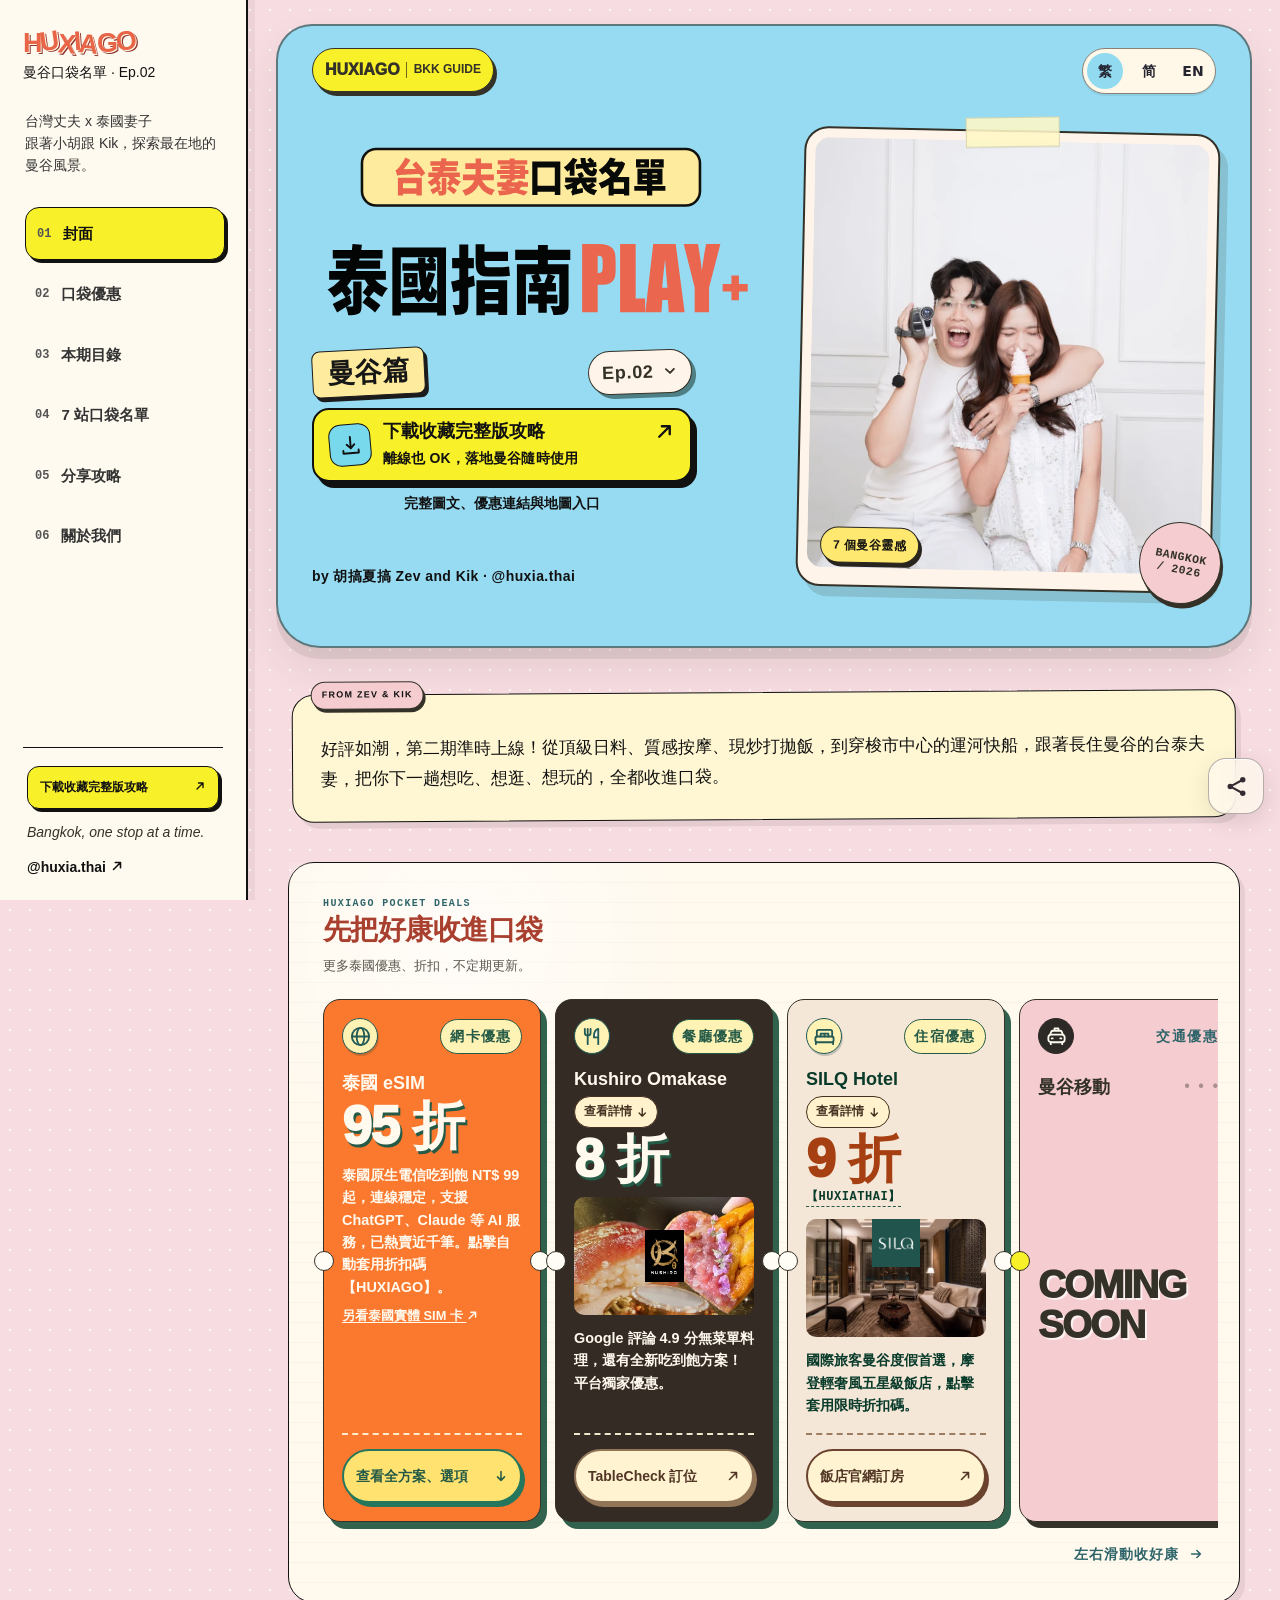
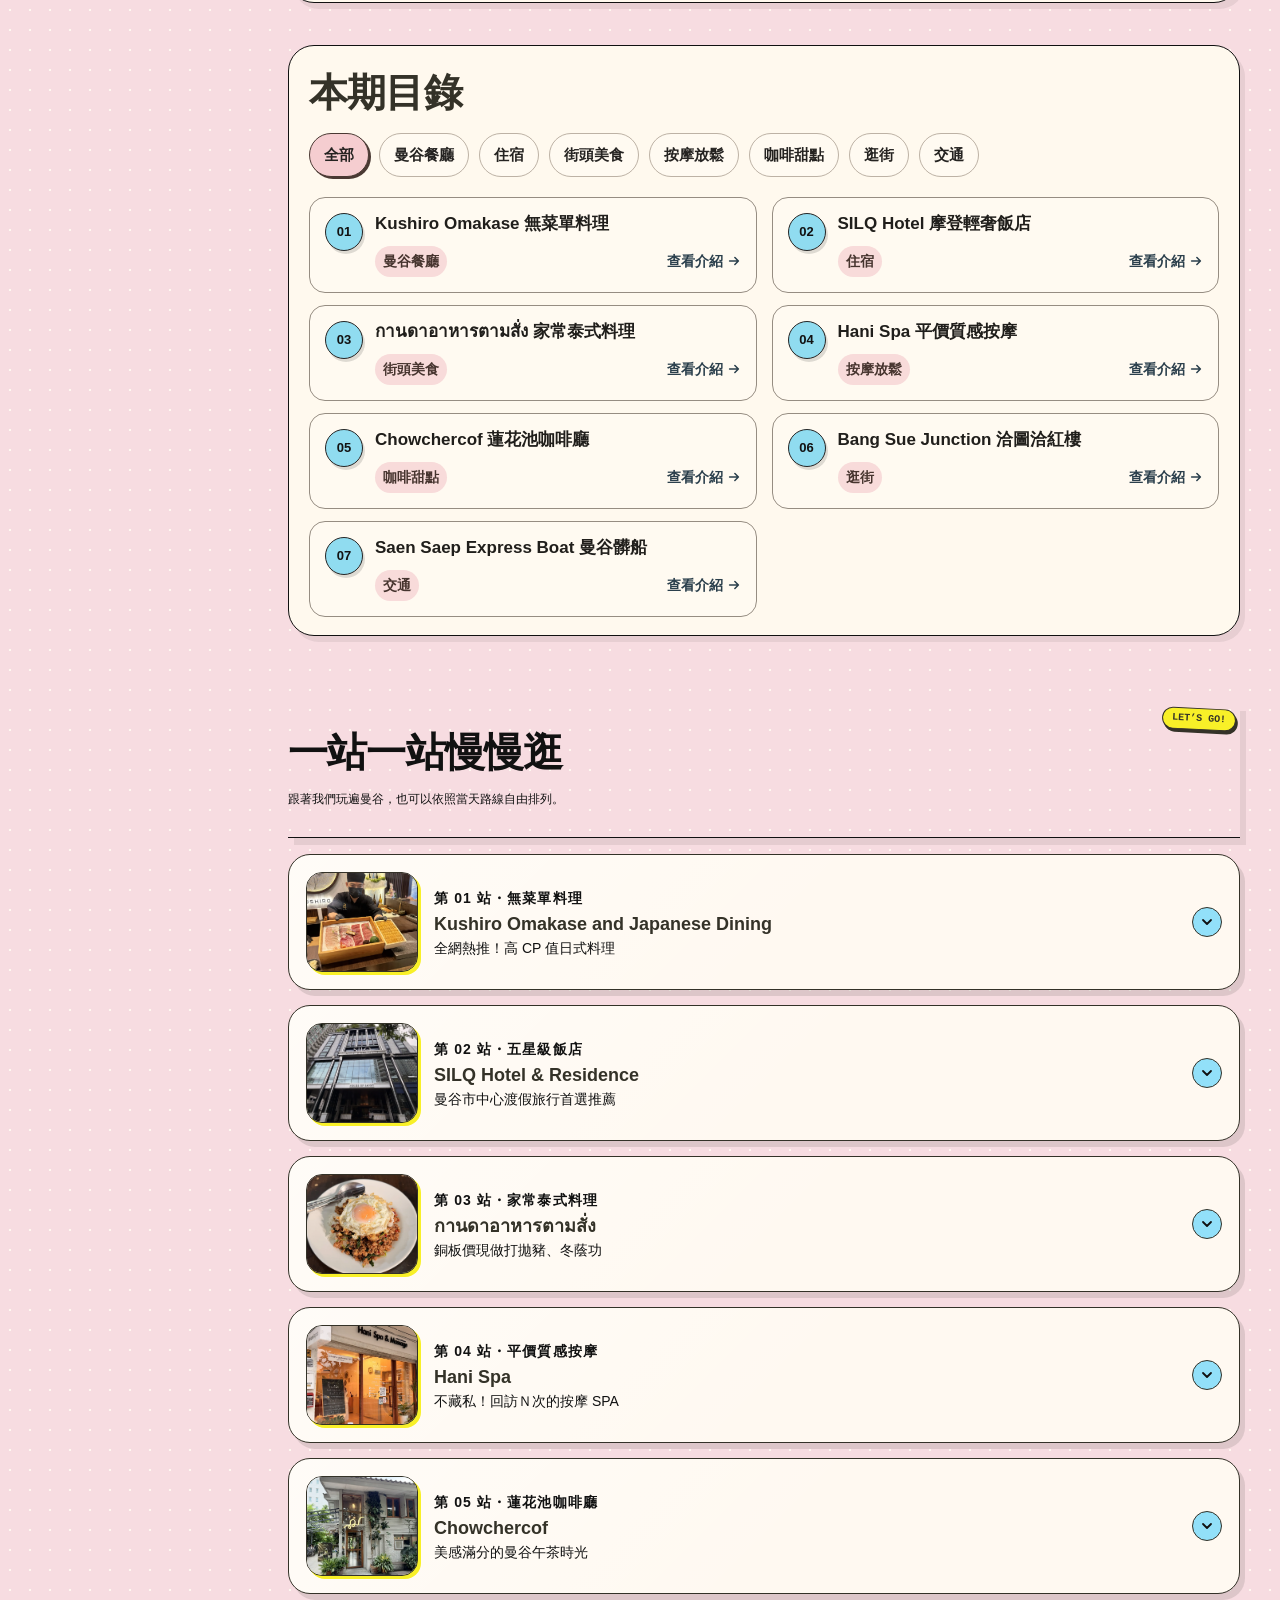
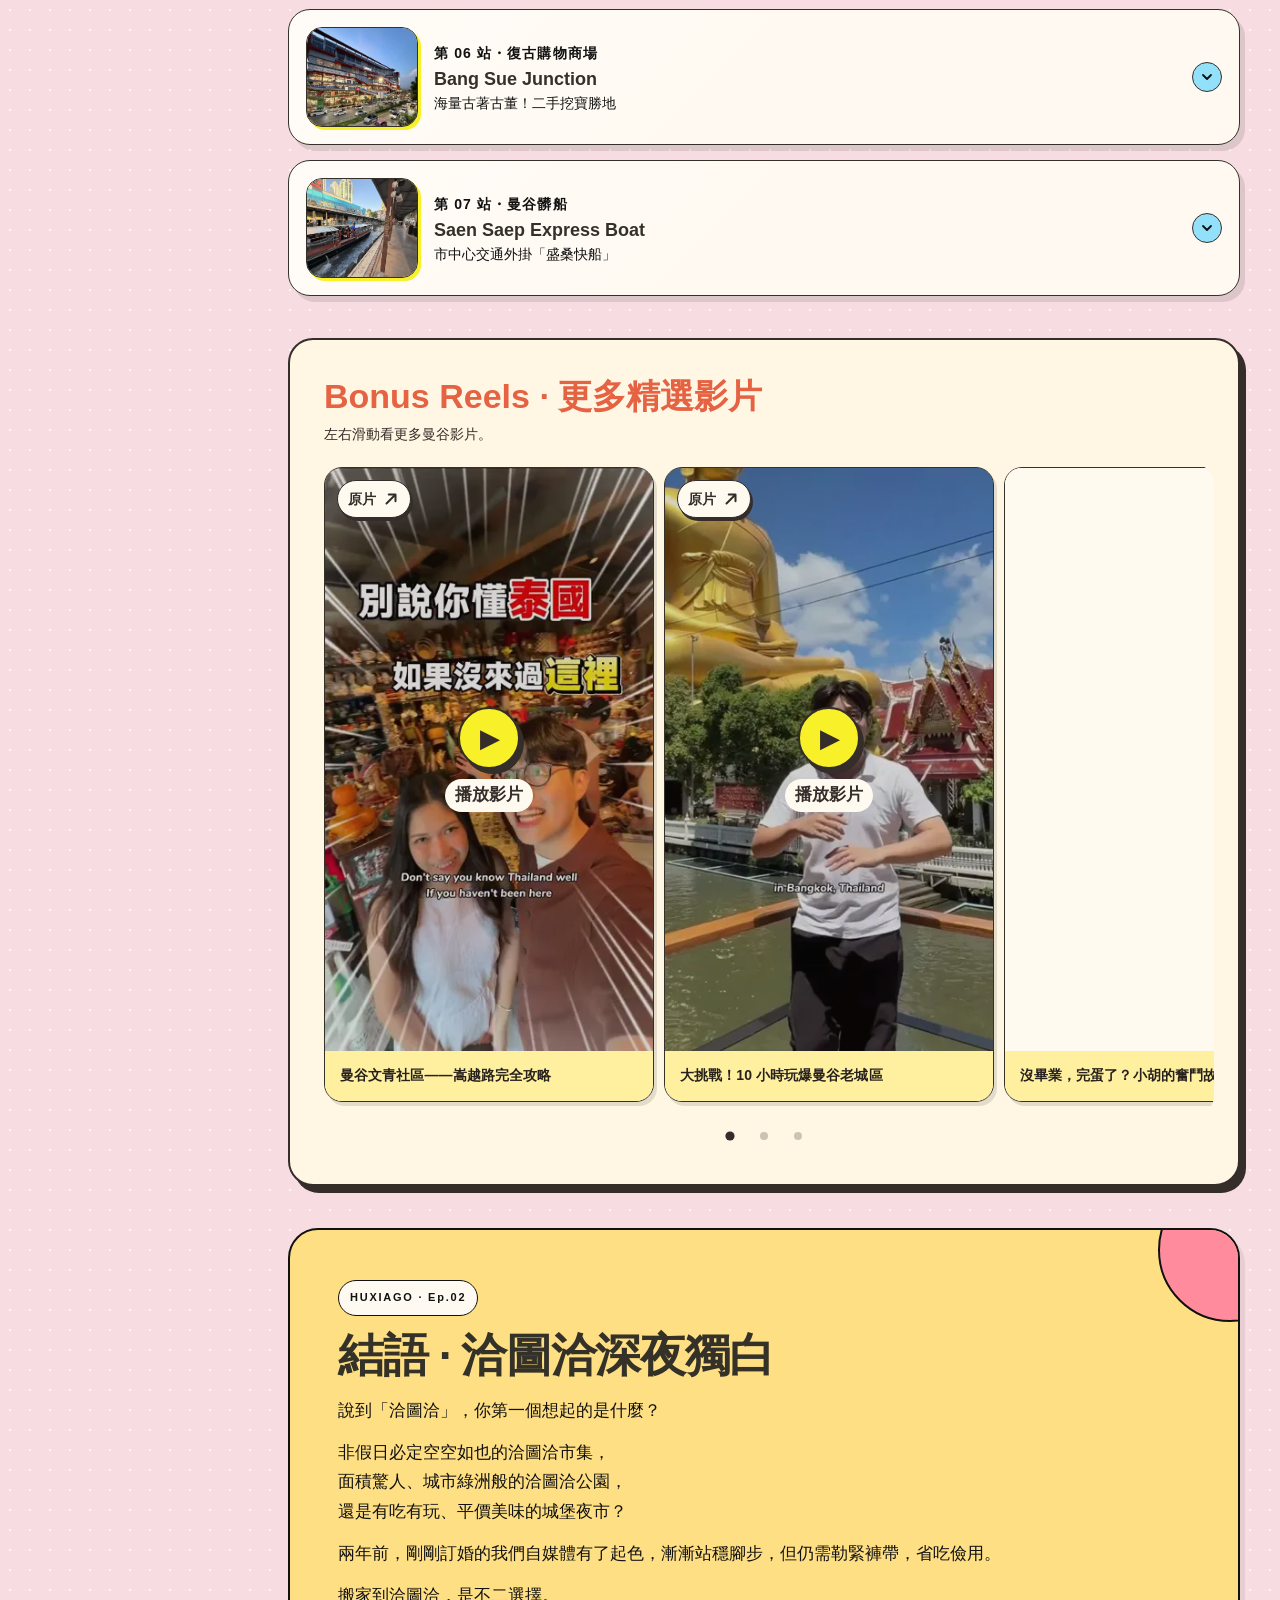
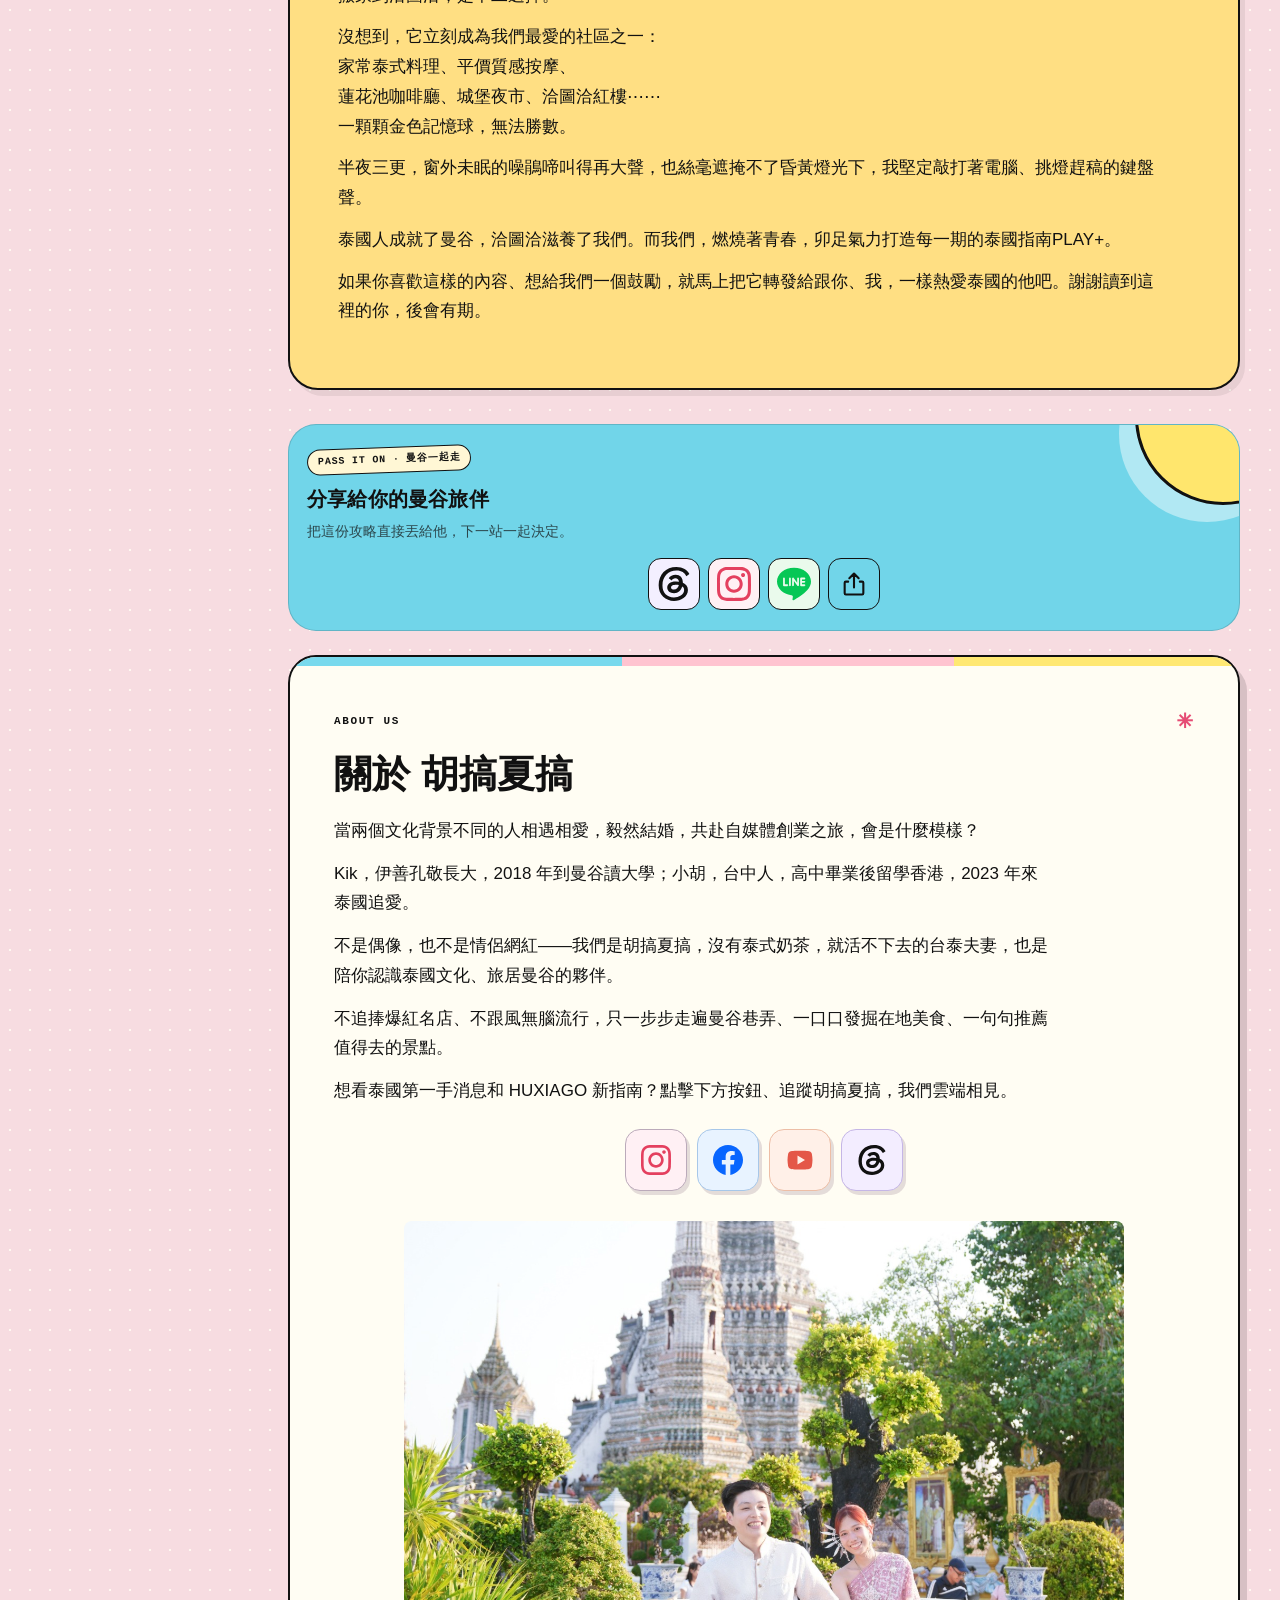
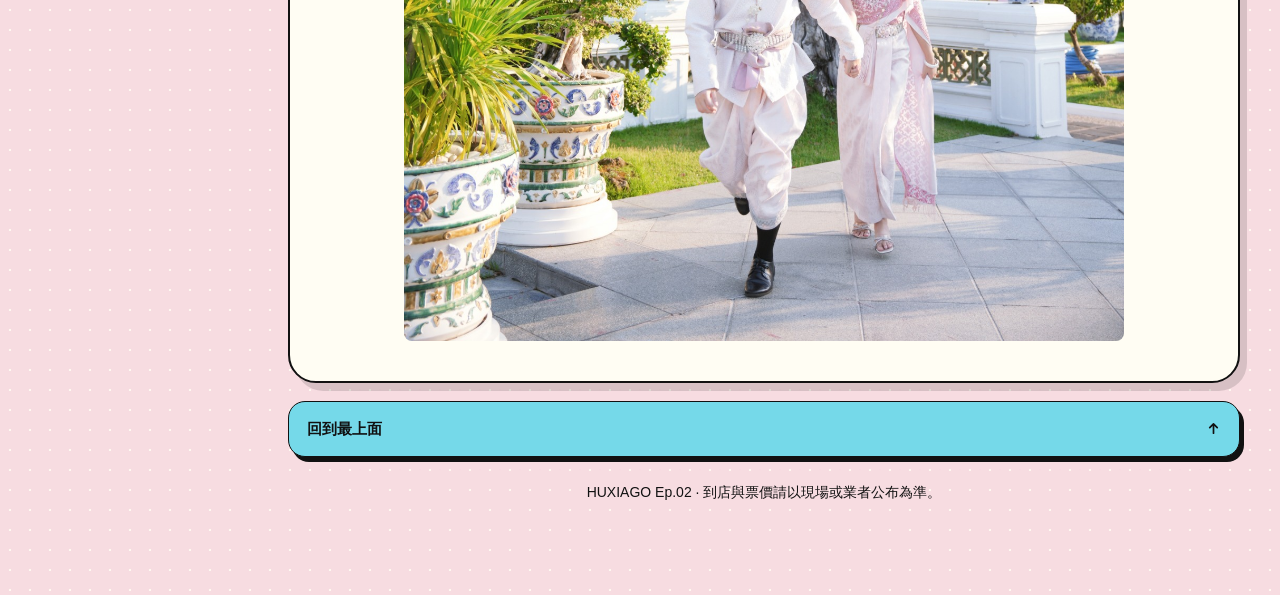
<file: bkk-ep02-zh.html>
<!doctype html>
<html lang="zh-Hant">
<head>
<meta charset="utf-8">
<meta name="viewport" content="width=device-width, initial-scale=1">
<meta name="robots" content="noindex, nofollow">
<title>曼谷口袋名單 Ep.02｜泰國指南PLAY+</title>
<link rel="canonical" href="https://huxiago.com/bkk-ep02-zh">
<meta name="description" content="好評如潮，第二期準時上線！從頂級日料、質感按摩、現炒打拋飯，到穿梭市中心的運河快船，跟著長住曼谷的台泰夫妻，把你下一趟想吃、想逛、想玩的，全都收進口袋。"><meta property="og:type" content="website"><meta property="og:url" content="https://huxiago.com/bkk-ep02-zh"><meta property="og:title" content="曼谷口袋名單 Ep.02｜泰國指南PLAY+"><meta property="og:description" content="好評如潮，第二期準時上線！從頂級日料、質感按摩、現炒打拋飯，到穿梭市中心的運河快船，跟著長住曼谷的台泰夫妻，把你下一趟想吃、想逛、想玩的，全都收進口袋。"><meta property="og:image" content="https://huxiago.com/media/huxiago-share-ep02-cover.png"><meta property="og:image:width" content="870"><meta property="og:image:height" content="611"><meta name="twitter:card" content="summary_large_image"><meta name="twitter:title" content="曼谷口袋名單 Ep.02｜泰國指南PLAY+"><meta name="twitter:description" content="好評如潮，第二期準時上線！從頂級日料、質感按摩、現炒打拋飯，到穿梭市中心的運河快船，跟著長住曼谷的台泰夫妻，把你下一趟想吃、想逛、想玩的，全都收進口袋。"><meta name="twitter:image" content="https://huxiago.com/media/huxiago-share-ep02-cover.png">
<style>
:root{--cream:#fdf4e9;--cream2:#f6e7d6;--paper:#fffdfa;--orange:#f1741e;--brown:#8a6141;--ink:#2e2823;--muted:#5c5148;--line:rgba(138,97,65,.18)}
*{box-sizing:border-box}html{scroll-behavior:smooth}body{margin:0;background:var(--cream);color:var(--ink);font-family:-apple-system,BlinkMacSystemFont,"Segoe UI","PingFang TC","Noto Sans TC","Microsoft JhengHei",sans-serif;line-height:1.7;-webkit-font-smoothing:antialiased}a{color:inherit}.wrap{width:min(100%,556px);margin:auto;padding:0 18px 60px}.cover{text-align:center;padding:34px 0 0}.kicker{font-size:11px;letter-spacing:.16em;color:var(--brown);font-weight:700;margin:0 0 11px}.cover h1{color:var(--orange);font-size:clamp(32px,9vw,42px);line-height:1.18;letter-spacing:.04em;margin:0}.vol{display:inline-block;border:1.5px solid var(--orange);color:var(--orange);border-radius:99px;padding:3px 14px;font-size:13px;font-weight:800;margin:14px 0 18px}.hero{position:relative;overflow:hidden;border-radius:14px;aspect-ratio:1.18;background:#e5d4c1}.hero img{width:100%;height:100%;object-fit:cover}.hero:after{content:"";position:absolute;inset:50% 0 0;background:linear-gradient(transparent,rgba(31,23,18,.56))}.hero span{position:absolute;z-index:1;bottom:17px;left:19px;color:white;font-size:15px;text-align:left;font-weight:700;letter-spacing:.04em}.byline{font-size:12px;color:var(--brown);margin:13px 0 0}.intro{font-size:14px;color:var(--muted);margin:21px 4px 0}.toc{margin:32px 0}.sec-title{font-size:22px;color:var(--orange);font-weight:800;letter-spacing:.07em;margin:0}.sec-sub{font-size:12px;color:var(--muted);margin:0 0 12px}.toc-list{border-top:1px solid var(--line)}.toc a{display:flex;gap:12px;align-items:center;text-decoration:none;padding:12px 4px;border-bottom:1px solid var(--line)}.num{flex:none;display:grid;place-items:center;width:26px;height:26px;background:var(--cream2);border-radius:50%;font-size:11px;color:var(--brown);font-weight:800}.toc strong{flex:1;font-size:15px}.toc small{display:block;font-size:11px;color:var(--muted);font-weight:400;line-height:1.3}.arrow{color:var(--brown);opacity:.65}.note{border-radius:12px;background:var(--cream2);padding:13px 15px;font-size:13px;color:var(--muted);margin:18px 0}.note strong{color:var(--ink)}.section-head{margin:34px 0 13px}.card{background:var(--paper);border:1px solid var(--line);border-radius:14px;margin:0 0 12px;overflow:hidden;scroll-margin-top:15px}.card summary{display:flex;gap:12px;align-items:center;cursor:pointer;list-style:none;padding:14px 15px}.card summary::-webkit-details-marker{display:none}.thumb{flex:none;width:58px;height:58px;object-fit:cover;border-radius:9px;background:var(--cream2)}.placeholder{display:grid;place-items:center;color:var(--brown);font-size:21px;background:linear-gradient(145deg,#f9ead8,#ead4be)}.head{min-width:0;flex:1}.head small{font-size:10.5px;color:var(--brown);letter-spacing:.08em}.head h3{color:var(--orange);font-size:17px;line-height:1.3;margin:1px 0;font-weight:800}.head p{font-size:11.5px;color:var(--muted);margin:0;overflow:hidden;text-overflow:ellipsis;white-space:nowrap}.chev{font-size:20px;color:var(--brown);transition:transform .2s}.card[open] .chev{transform:rotate(180deg)}.body{padding:0 15px 17px}.photo{margin:1px 0 13px;border-radius:10px;overflow:hidden;background:var(--cream2)}.photo img{width:100%;display:block;max-height:540px;object-fit:cover}.caption{padding:6px 9px;text-align:center;font-size:11px;color:var(--brown)}.missing{aspect-ratio:1.45;display:grid;place-items:center;text-align:center;color:var(--brown);font-size:13px;background:repeating-linear-gradient(135deg,#faedde,#faedde 14px,#f6e5d4 14px,#f6e5d4 28px)}.body>p{font-size:14px;color:var(--muted);margin:0 0 12px}.body>p.lead{font-weight:700;color:var(--ink)}.tip{border-left:3px solid var(--orange);background:#fff2e9;padding:9px 12px;font-size:12.5px;color:var(--muted);border-radius:0 8px 8px 0;margin:0 0 12px}.info{background:var(--cream2);border-radius:10px;padding:11px 13px;margin:0 0 12px;font-size:12.5px;color:var(--muted)}.info b{display:block;color:var(--ink);font-size:14px}.btn{display:inline-flex;align-items:center;gap:8px;color:var(--brown);font-weight:800;text-decoration:none;font-size:13.5px;border-bottom:1.5px solid var(--brown);padding-bottom:2px}.outro{background:var(--cream2);border-radius:14px;text-align:center;margin-top:30px;padding:20px 18px}.outro h2{color:var(--orange);font-size:23px;margin:0 0 4px}.outro p{font-size:13px;color:var(--muted);margin:0 0 12px}.outro a{color:var(--brown);font-weight:700}.footer{text-align:center;font-size:11px;color:var(--brown);margin:25px 0 0}@media(min-width:700px){body{background:linear-gradient(90deg,#f8e9d8,var(--cream) 30%,var(--cream) 70%,#f8e9d8)}.wrap{box-shadow:0 0 50px rgba(120,75,35,.05)}}

.hero{aspect-ratio:3/2}
.hero img{object-fit:cover;object-position:center}
.esim{margin:30px 0 32px;padding:19px 17px 17px;border:1px solid rgba(241,116,30,.28);border-radius:15px;background:linear-gradient(155deg,#fff8ef,#f9e6d1)}
.esim-label{font-size:11px;letter-spacing:.12em;color:var(--brown);font-weight:800;margin:0 0 6px}
.esim h2{font-size:20px;line-height:1.35;margin:0 0 7px;color:var(--orange)}
.esim p{font-size:13.5px;color:var(--muted);margin:0 0 13px}
.esim a{display:flex;align-items:center;justify-content:center;gap:8px;background:var(--orange);color:#fff;text-decoration:none;border-radius:10px;min-height:48px;padding:11px 15px;font-weight:800;font-size:15px}
.esim a:focus-visible{outline:3px solid var(--brown);outline-offset:3px}
.esim small{display:block;text-align:center;font-size:11px;line-height:1.5;color:var(--brown);margin-top:9px}
.toc-group{padding:17px 4px 5px;border-bottom:1px solid var(--line);font-size:11px;color:var(--brown);font-weight:800;letter-spacing:.12em}
.group-head{margin:31px 0 12px;color:var(--brown);font-size:13px;font-weight:800;letter-spacing:.1em}
.gallery{display:flex;gap:10px;overflow-x:auto;scroll-snap-type:x mandatory;scrollbar-width:thin;margin:2px -15px 6px;padding:0 15px 10px}
.gallery figure{flex:0 0 91%;margin:0;scroll-snap-align:center;overflow:hidden;border-radius:10px;background:var(--cream2)}
.gallery figure img{display:block;width:100%;height:clamp(280px,82vw,470px);object-fit:cover}
.gallery figure.screen img{object-fit:contain;background:#f7f5f1}
.gallery figcaption{padding:7px 10px;font-size:11.5px;line-height:1.4;color:var(--brown);text-align:center}
.gallery-hint{font-size:11px;color:var(--brown);text-align:right;margin:0 0 10px}
.clip{margin:15px 0 17px;padding:12px;background:var(--cream2);border-radius:11px}
.clip h4{font-size:13px;color:var(--ink);margin:0 0 8px}
.clip video{width:100%;display:block;max-height:440px;background:#211a17;border-radius:8px}
.clip p{font-size:11.5px;color:var(--brown);margin:7px 0 0}
.clip-media{position:relative}
.clip-media video{pointer-events:none}
.clip-actions{position:absolute;right:9px;bottom:9px;display:flex;gap:7px}
.clip-actions button{border:1px solid rgba(255,255,255,.7);background:rgba(38,29,24,.76);color:#fff;border-radius:99px;padding:6px 10px;min-width:42px;min-height:36px;font-family:inherit;font-size:12px;font-weight:700;line-height:1.2;cursor:pointer;backdrop-filter:blur(8px)}
.clip-actions button:focus-visible{outline:3px solid var(--orange);outline-offset:2px}

/* Vol.01 long-form guide copy */
.card .body .story-heading {font-size:1.22rem;line-height:1.4;margin:1.9em 0 .65em;color:var(--ink, #3b2723);font-weight:750;}
.card .body .story-list {padding-left:1.35em;margin:.7em 0 1.3em;line-height:1.8;}
.card .body .story-list li {margin:.4em 0;}
.card .body .story-list li::marker {color:#c35e42;}


/* ======================== HUXIAGO VISUAL PROPOSAL v7 ======================== */
:root{
  --sky:#92E0F9; --sky-soft:#AFE6F5; --cream:#FEF4EA; --cream-2:#FFF9F1;
  --pink:#F5CDD0; --pink-deep:#F0BFC4; --lemon:#F8F028; --ink:#343228;
  --teal:#4D7F84; --teal-dark:#2F656A; --line:rgba(52,50,40,.82); --white:#fff;
  --shadow:0 11px 0 rgba(52,50,40,.09),0 20px 42px rgba(52,50,40,.09);
  --radius:22px;
}
html{scroll-behavior:smooth;background:var(--sky)}
body.visual-v7{
  background:var(--sky);color:var(--ink);
  background-image:
    repeating-linear-gradient(45deg,rgba(255,255,255,.28) 0 1px,transparent 1px 13px),
    repeating-linear-gradient(-45deg,rgba(255,255,255,.18) 0 1px,transparent 1px 13px);
  background-size:18px 18px;
  animation:gridDrift 32s linear infinite;
}
.visual-v7 .wrap{width:min(100%,620px);padding:0 16px 72px;background:transparent;overflow:clip;box-shadow:none}
.visual-v7 a{-webkit-tap-highlight-color:transparent}

/* cover: sky + scrapbook */
.visual-v7 .cover{position:relative;padding:24px 0 40px;isolation:isolate;min-height:760px;display:flex;flex-direction:column;justify-content:center}
.visual-v7 .cover::before{content:"";position:absolute;inset:14px -22px 18px;border:2px solid rgba(52,50,40,.58);border-radius:34px;background:rgba(146,224,249,.72);z-index:-2;box-shadow:var(--shadow)}
.visual-v7 .cover::after{content:"";position:absolute;left:-48px;right:-48px;bottom:-8px;height:112px;background:
  radial-gradient(circle at 38px 56px,var(--cream) 0 43px,transparent 44px),
  radial-gradient(circle at 112px 48px,var(--cream) 0 56px,transparent 57px),
  radial-gradient(circle at 202px 63px,var(--cream) 0 46px,transparent 47px),
  radial-gradient(circle at 300px 43px,var(--cream) 0 60px,transparent 61px),
  radial-gradient(circle at 408px 58px,var(--cream) 0 50px,transparent 51px),
  radial-gradient(circle at 520px 47px,var(--cream) 0 63px,transparent 64px),
  radial-gradient(circle at 620px 66px,var(--cream) 0 48px,transparent 49px);z-index:-1}
.visual-v7 .kicker{align-self:center;background:var(--lemon);color:var(--ink);border:1.5px solid var(--ink);border-radius:999px;padding:7px 13px;font-size:10px;letter-spacing:.16em;box-shadow:3px 4px 0 var(--ink);transform:rotate(-1.8deg);margin-bottom:18px}
.visual-v7 .cover h1{color:var(--ink);font-size:clamp(38px,11vw,56px);line-height:1.02;letter-spacing:-.025em;margin:0 auto 12px;max-width:520px;text-shadow:2px 2px 0 rgba(255,255,255,.8)}
.visual-v7 .cover h1::after{content:"曼谷口袋靈感";display:table;margin:12px auto 0;background:var(--lemon);border:1.5px solid var(--ink);padding:4px 12px;font:700 14px/1.1 "Bradley Hand","Hannotate TC",cursive;letter-spacing:.08em;transform:rotate(1.5deg);box-shadow:3px 3px 0 var(--ink)}
.visual-v7 .vol{background:var(--cream);border:1.5px solid var(--ink);color:var(--ink);box-shadow:4px 4px 0 var(--teal);font-weight:900;transform:rotate(-2deg);margin:8px auto 18px}
.visual-v7 .hero{position:relative;width:calc(100% - 12px);margin:auto;border:2px solid var(--ink);border-radius:24px;aspect-ratio:1.24;background:var(--cream);padding:9px;overflow:visible;box-shadow:8px 10px 0 rgba(52,50,40,.16);transform:rotate(.7deg);animation:heroFloat 6.5s ease-in-out infinite}
.visual-v7 .hero::before{content:"";position:absolute;width:92px;height:28px;left:50%;top:-15px;transform:translateX(-50%) rotate(-2deg);background:rgba(255,247,198,.88);border:1px solid rgba(52,50,40,.16);z-index:4;box-shadow:0 1px 0 rgba(0,0,0,.06)}
.visual-v7 .hero img{border-radius:15px;object-position:center 52%;filter:saturate(.95) contrast(1.01)}
.visual-v7 .hero span{left:22px;right:22px;bottom:22px;width:max-content;max-width:calc(100% - 44px);background:var(--ink);color:white;border-radius:999px;padding:7px 12px;font-size:12px;box-shadow:3px 3px 0 var(--lemon)}
.visual-v7 .byline{margin:16px 0 0;color:var(--ink);font-weight:800;letter-spacing:.03em}
.visual-v7 .travel-stamp{position:absolute;right:9px;bottom:118px;border:1.5px solid var(--ink);border-radius:50%;width:76px;height:76px;display:grid;place-items:center;background:var(--pink);font:800 9px/1.1 monospace;letter-spacing:.06em;transform:rotate(11deg);box-shadow:3px 4px 0 var(--ink);z-index:5}
.hero-doodles .doodle{position:absolute;z-index:4;display:grid;place-items:center;color:var(--ink);font-weight:900;text-shadow:1px 1px 0 white;animation:doodleFloat 5s ease-in-out infinite;pointer-events:none}
.d-star{font-size:42px;color:var(--lemon)!important;left:6px;top:126px;transform:rotate(-12deg)}
.d-flower{font-size:33px;color:var(--pink)!important;right:2px;top:168px;animation-delay:-2s!important}
.d-sun{font-size:38px;color:var(--lemon)!important;right:18px;bottom:205px;animation-delay:-1s!important}
.d-plane{font-size:44px;color:var(--teal)!important;left:2px;bottom:248px;transform:rotate(-18deg);animation-delay:-3.2s!important}
.d-spark{font-size:32px;right:68px;top:100px;animation-delay:-4s!important}

/* sticky quick nav */
.pocket-nav{position:sticky;top:max(10px,env(safe-area-inset-top));z-index:30;margin:-22px auto 26px;width:max-content;display:flex;gap:4px;padding:5px;background:rgba(255,249,241,.9);backdrop-filter:blur(16px);border:1.5px solid var(--ink);border-radius:999px;box-shadow:4px 5px 0 rgba(52,50,40,.23)}
.pocket-nav a{min-width:66px;text-align:center;text-decoration:none;font-size:12px;font-weight:900;padding:7px 11px;border-radius:999px;transition:.22s ease}
.pocket-nav a:hover,.pocket-nav a:active{background:var(--lemon);transform:translateY(-1px)}

/* intro card */
.visual-v7 .intro{position:relative;margin:18px 4px 34px;padding:24px 20px 22px;background:var(--cream);border:1.5px solid var(--ink);border-radius:30px 30px 20px 20px;color:var(--ink);font-size:14px;box-shadow:6px 7px 0 rgba(52,50,40,.12);transform:rotate(-.35deg)}
.visual-v7 .intro::before{content:"FROM ZEV & KIK";position:absolute;top:-14px;left:18px;background:var(--pink);border:1.5px solid var(--ink);padding:5px 10px;border-radius:999px;font-size:9px;font-weight:900;letter-spacing:.14em;box-shadow:2px 3px 0 var(--ink)}

/* deal wallet inspired by the coupon UI */
.deal-zone{margin:18px 0 34px;padding:26px 16px 20px;background:var(--lemon);border:1.5px solid var(--ink);border-radius:30px;box-shadow:7px 8px 0 rgba(52,50,40,.16);position:relative;overflow:hidden}
.deal-zone::before{content:"";position:absolute;inset:0;background:radial-gradient(circle at 18% 10%,rgba(255,255,255,.65),transparent 22%),repeating-linear-gradient(0deg,transparent 0 19px,rgba(52,50,40,.035) 19px 20px);pointer-events:none}
.deal-kicker{position:relative;margin:0 0 4px;font:900 10px/1.2 monospace;letter-spacing:.14em;color:var(--teal-dark)}
.deal-zone h2{position:relative;margin:0;color:var(--teal-dark);font-size:28px;line-height:1.12;letter-spacing:-.02em}
.deal-intro{position:relative;margin:10px 0 17px;font-size:13px;line-height:1.65;color:rgba(52,50,40,.82)}
.deal-track{position:relative;display:grid;grid-auto-flow:column;grid-auto-columns:84%;gap:12px;overflow-x:auto;scroll-snap-type:x mandatory;padding:2px 10px 12px 2px;scrollbar-width:none}
.deal-track::-webkit-scrollbar{display:none}
.deal-ticket{position:relative;scroll-snap-align:start;min-height:245px;padding:18px 18px 16px;border:1.5px solid var(--ink);border-radius:17px;background:var(--cream);box-shadow:5px 6px 0 var(--ink);overflow:visible;transform-origin:50% 100%;transition:transform .24s ease,box-shadow .24s ease}
.deal-ticket::before,.deal-ticket::after{content:"";position:absolute;top:50%;width:18px;height:18px;border-radius:50%;background:var(--lemon);border:1.5px solid var(--ink);transform:translateY(-50%);z-index:2}
.deal-ticket::before{left:-10px}.deal-ticket::after{right:-10px}
.deal-ticket:active{transform:translateY(3px) rotate(-.4deg);box-shadow:2px 3px 0 var(--ink)}
.deal-yellow{background:#FFF7C6}.deal-pink{background:var(--pink)}.deal-blue{background:var(--sky-soft)}
.ticket-top{display:flex;align-items:center;justify-content:space-between;gap:8px}
.ticket-no{display:grid;place-items:center;width:36px;height:36px;border-radius:50%;background:var(--ink);color:#fff;font:900 11px monospace}
.ticket-eyebrow{font-size:10px;font-weight:900;letter-spacing:.1em;text-transform:uppercase;color:var(--teal-dark)}
.deal-ticket h3{font-size:18px;margin:18px 0 2px}.ticket-value{font-size:clamp(27px,9vw,40px);font-weight:1000;letter-spacing:-.045em;line-height:1;color:var(--ink);text-shadow:2px 2px 0 rgba(255,255,255,.7)}
.deal-ticket p{font-size:12px;line-height:1.55;margin:12px 0 16px;color:rgba(52,50,40,.82)}
.ticket-cta{display:flex;align-items:center;justify-content:space-between;text-decoration:none;border:1.5px solid var(--teal-dark);border-radius:999px;padding:10px 13px;font-size:12px;font-weight:900;color:var(--teal-dark);background:rgba(255,255,255,.46)}
.ticket-cta:not(.ticket-disabled)::after{content:"→";font-size:17px}.ticket-disabled{opacity:.58;border-style:dashed}
.ticket-dots{position:absolute;right:16px;top:72px;letter-spacing:2px;color:rgba(52,50,40,.4)}
.deal-swipe{margin:7px 2px 0;text-align:right;font:800 10px/1.2 monospace;letter-spacing:.08em;color:var(--teal-dark)}

/* editorial TOC */
.visual-v7 .toc{position:relative;margin:30px 0 34px;padding:28px 16px 18px;background:var(--cream);border:1.5px solid var(--ink);border-radius:32px;box-shadow:7px 8px 0 rgba(52,50,40,.13)}
.visual-v7 .toc::after{content:"✿";position:absolute;right:14px;top:10px;font-size:28px;color:var(--pink);text-shadow:1px 1px 0 var(--ink);transform:rotate(14deg)}
.visual-v7 .sec-title{color:var(--ink);font-size:27px;letter-spacing:-.02em}
.visual-v7 .sec-sub{color:rgba(52,50,40,.66);font-size:12px;margin-top:3px}
.visual-v7 .toc-list{border-top:0;margin-top:16px}
.visual-v7 .toc-group{display:table;margin:18px 0 6px;padding:5px 10px;background:var(--lemon);border:1px solid var(--ink);border-radius:999px;font-size:11px;font-weight:900;letter-spacing:.04em;box-shadow:2px 2px 0 var(--ink)}
.visual-v7 .toc a{border-bottom:1px dashed rgba(52,50,40,.28);padding:12px 4px;transition:transform .2s ease,background .2s ease;border-radius:14px}
.visual-v7 .toc a:active{transform:translateX(5px);background:rgba(146,224,249,.2)}
.visual-v7 .num{background:var(--sky);border:1px solid var(--ink);color:var(--ink);font-weight:1000;box-shadow:2px 2px 0 rgba(52,50,40,.28)}
.visual-v7 .arrow{font-size:18px;color:var(--teal-dark)}
.visual-v7 .note{background:var(--pink);border:1px solid var(--ink);border-radius:16px;color:var(--ink);box-shadow:3px 3px 0 rgba(52,50,40,.15)}

/* chapters + cards */
.visual-v7 .section-head{position:relative;margin:48px 0 18px;padding:25px 18px 21px;background:var(--pink);border:1.5px solid var(--ink);border-radius:27px;box-shadow:6px 7px 0 rgba(52,50,40,.13)}
.section-sticker{position:absolute;right:14px;top:-14px;background:var(--lemon);border:1.5px solid var(--ink);padding:5px 9px;border-radius:999px;font:900 10px/1 monospace;transform:rotate(3deg);box-shadow:2px 3px 0 var(--ink)}
.visual-v7 .group-head{position:relative;margin:34px 0 12px;padding:13px 14px 10px 54px;background:var(--sky-soft);border:1.5px solid var(--ink);border-radius:18px;font-size:17px;font-weight:900;box-shadow:4px 5px 0 rgba(52,50,40,.13)}
.chapter-chip{position:absolute;left:10px;top:50%;transform:translateY(-50%) rotate(-4deg);display:grid;place-items:center;width:36px;height:36px;background:var(--lemon);border:1.5px solid var(--ink);border-radius:50%;font:900 9px monospace;box-shadow:2px 2px 0 var(--ink)}
.visual-v7 .card{border:1.5px solid var(--ink);border-radius:22px;background:var(--cream-2);box-shadow:5px 6px 0 rgba(52,50,40,.13);margin-bottom:15px;transition:transform .25s ease,box-shadow .25s ease;background-image:linear-gradient(135deg,rgba(255,255,255,.45),transparent 55%)}
.visual-v7 .card[open]{transform:translateY(-3px);box-shadow:8px 10px 0 rgba(52,50,40,.16)}
.visual-v7 .card summary{padding:13px 14px;gap:13px}
.visual-v7 .thumb{border:1.5px solid var(--ink);border-radius:16px;box-shadow:3px 3px 0 var(--lemon)}
.visual-v7 .head small{color:var(--teal-dark);font-weight:900}
.visual-v7 .head h3{color:var(--ink);font-size:18px}.visual-v7 .head p{color:rgba(52,50,40,.67)}
.visual-v7 .chev{display:grid;place-items:center;width:30px;height:30px;border:1px solid var(--ink);border-radius:50%;background:var(--sky);color:var(--ink)}
.visual-v7 .body{padding:0 14px 18px}
.visual-v7 .gallery{border-radius:18px;scrollbar-width:none}.visual-v7 .gallery::-webkit-scrollbar{display:none}
.visual-v7 .gallery figure{border:1.5px solid var(--ink);border-radius:18px;overflow:hidden;background:#fff;box-shadow:3px 4px 0 rgba(52,50,40,.13)}
.visual-v7 .gallery-hint{color:var(--teal-dark);font-weight:900;letter-spacing:.04em}
.visual-v7 .body>p.lead{color:var(--ink);font-size:15px}.visual-v7 .body>p{color:rgba(52,50,40,.78)}
.visual-v7 .tip{border:1px solid var(--ink);border-left:5px solid var(--lemon);background:#FFF9D7;border-radius:12px;color:var(--ink)}
.visual-v7 .info{border:1px solid rgba(52,50,40,.38);background:var(--sky-soft);color:var(--ink)}
.visual-v7 .btn{display:inline-flex;border:1.5px solid var(--ink);border-bottom:1.5px solid var(--ink);padding:9px 13px;border-radius:999px;background:var(--lemon);color:var(--ink);box-shadow:3px 3px 0 var(--ink);transition:transform .2s ease}
.visual-v7 .btn:active{transform:translate(2px,2px);box-shadow:1px 1px 0 var(--ink)}

/* inline autoplay video kept in-page */
.visual-v7 .clip{border:1.5px solid var(--ink);border-radius:20px;background:var(--pink);box-shadow:4px 5px 0 rgba(52,50,40,.13);overflow:hidden}
.visual-v7 .clip h4{color:var(--ink)}
.visual-v7 .clip-media{border:1.5px solid var(--ink);border-radius:16px;overflow:hidden;background:var(--ink)}
.visual-v7 .clip-actions button{border:1px solid var(--ink);background:var(--cream);color:var(--ink);border-radius:999px}

/* outro */
.visual-v7 .outro{position:relative;margin-top:42px;padding:30px 20px;background:var(--pink);border:1.5px solid var(--ink);border-radius:32px;box-shadow:7px 8px 0 rgba(52,50,40,.15)}
.visual-v7 .outro h2{color:var(--ink);font-size:28px}.visual-v7 .outro p{color:rgba(52,50,40,.75)}
.visual-v7 .outro a{display:inline-flex;padding:9px 14px;border-radius:999px;background:var(--lemon);border:1.5px solid var(--ink);box-shadow:3px 3px 0 var(--ink);text-decoration:none;color:var(--ink)}
.visual-v7 .footer{color:rgba(52,50,40,.72)}

/* scroll reveal */
.js-v7 .reveal-card,.js-v7 .card,.js-v7 .group-head,.js-v7 .section-head{opacity:0;transform:translateY(18px) rotate(.2deg)}
.js-v7 .in-view{opacity:1!important;transform:translateY(0) rotate(0)!important;transition:opacity .55s ease,transform .55s cubic-bezier(.2,.75,.25,1)}
@keyframes heroFloat{0%,100%{transform:rotate(.7deg) translateY(0)}50%{transform:rotate(-.2deg) translateY(-7px)}}
@keyframes doodleFloat{0%,100%{translate:0 0;rotate:0deg}50%{translate:0 -9px;rotate:6deg}}
@keyframes gridDrift{to{background-position:36px 18px,-36px 18px}}
@media(min-width:700px){.visual-v7 .wrap{padding-left:24px;padding-right:24px}.deal-track{grid-auto-columns:61%}.visual-v7 .cover{min-height:790px}}
@media(prefers-reduced-motion:reduce){html{scroll-behavior:auto}.visual-v7,.visual-v7 *{animation:none!important;transition:none!important}.js-v7 .reveal-card,.js-v7 .card,.js-v7 .group-head,.js-v7 .section-head{opacity:1;transform:none}}


.visual-v7 .clip-media{position:relative;overflow:hidden;border-radius:14px;background:#000;}
.visual-v7 .clip-media video{pointer-events:auto!important;width:100%;display:block;background:#000;object-fit:cover;min-height:180px;}
.visual-v7 .clip-actions{z-index:5;right:10px;bottom:10px;align-items:center;}
.visual-v7 .clip-actions button{display:grid;place-items:center;width:40px;height:40px;min-width:40px;padding:0;border-radius:999px;background:rgba(0,0,0,.72);border:1px solid rgba(255,255,255,.8);backdrop-filter:blur(9px);-webkit-backdrop-filter:blur(9px);}
.visual-v7 .clip-actions button svg{width:18px;height:18px;display:block;color:#fff;}
.visual-v7 .clip-actions .clip-pip{width:auto;min-width:44px;padding:0 11px;color:#fff;font-size:11px;font-weight:900;}
.visual-v7 .video-play-gate{position:absolute;inset:0;z-index:4;display:none;align-items:center;justify-content:center;background:linear-gradient(180deg,rgba(0,0,0,.03),rgba(0,0,0,.18));border:0;color:white;cursor:pointer;}
.visual-v7 .video-play-gate.show{display:flex;}
.visual-v7 .video-play-gate span{width:58px;height:58px;border-radius:50%;display:grid;place-items:center;background:rgba(0,0,0,.72);border:1px solid rgba(255,255,255,.85);box-shadow:0 8px 20px rgba(0,0,0,.16);backdrop-filter:blur(8px);-webkit-backdrop-filter:blur(8px);}
.visual-v7 .video-play-gate svg{width:24px;height:24px;margin-left:3px;}
.visual-v7 .video-status{position:absolute;left:10px;bottom:10px;z-index:5;background:rgba(0,0,0,.58);color:#fff;border-radius:999px;padding:5px 9px;font-size:10px;font-weight:800;letter-spacing:.04em;opacity:0;transform:translateY(4px);transition:.18s ease;pointer-events:none;}
.visual-v7 .video-status.show{opacity:1;transform:none;}


.visual-v7 .clip-media video{pointer-events:none!important;-webkit-user-select:none;user-select:none}
.visual-v7 .clip-actions{z-index:6}
.visual-v7 .outro{margin-top:30px;padding:25px 20px;background:#f4cbd0!important}
.visual-v7 .outro .ending-kicker{font-size:11px;letter-spacing:.16em;font-weight:900;margin:0 0 12px;color:#111!important}
.visual-v7 .outro h2{margin:0 0 13px;line-height:1.2}
.visual-v7 .outro p{font-size:14px;line-height:1.8;margin:0 0 12px;color:#111!important}
.visual-v7 .about-huxia{margin:23px 0 18px;padding:25px 20px 22px;background:#fffaf2;border:1.5px solid #111;border-radius:28px;box-shadow:6px 7px 0 rgba(52,50,40,.12)}
.visual-v7 .about-eyebrow{display:flex;justify-content:space-between;align-items:center;font:900 11px/1.2 monospace;letter-spacing:.15em;color:#111}
.visual-v7 .about-eyebrow span{font-size:18px}
.visual-v7 .about-huxia h2{font-size:27px;line-height:1.2;margin:13px 0 15px;color:#111}
.visual-v7 .about-huxia p{font-size:14px;line-height:1.85;color:#111;margin:0 0 13px}
.visual-v7 .about-social{display:grid;grid-template-columns:repeat(2,minmax(0,1fr));gap:10px;margin-top:24px}
.visual-v7 .about-social a{display:flex;align-items:center;gap:9px;min-height:58px;padding:11px 12px;border:1.5px solid #111;border-radius:16px;background:#f8e9ed;color:#111;text-decoration:none;font-size:13px;font-weight:800;box-shadow:3px 3px 0 rgba(52,50,40,.12)}
.visual-v7 .about-social a:nth-child(2),.visual-v7 .about-social a:nth-child(3){background:#e5f6fc}
.visual-v7 .about-social svg{width:23px;height:23px;flex:none}
.visual-v7 .about-social a span:last-child{margin-left:auto}
.visual-v7 .hux-back-top{display:flex;align-items:center;justify-content:space-between;width:100%;min-height:56px;padding:12px 18px;background:#f8f028;color:#111;border:1.5px solid #111;border-radius:17px;box-shadow:4px 5px 0 #111;text-decoration:none;font-size:15px;font-weight:900}
.visual-v7 .hux-back-top:focus-visible,.visual-v7 .about-social a:focus-visible{outline:3px solid #2f656a;outline-offset:3px}
.visual-v7 .footer{margin:24px 8px 0;text-align:center;font-size:11px;line-height:1.7;color:#111!important}
@media(max-width:360px){.visual-v7 .about-social{gap:7px}.visual-v7 .about-social a{padding:9px;font-size:11px;gap:6px}}


/* Use neutral, readable CJK fonts; the title's movement comes from its layout. */
.visual-v7 .cover h1::after{content:none!important;display:none!important}
.visual-v7 .cover h1{font-family:"Noto Sans TC","PingFang TC","Microsoft JhengHei",sans-serif;letter-spacing:-.055em;text-shadow:none;font-weight:900;line-height:1.02;max-width:none;overflow:visible}
.visual-v7 .cover .title-row{display:block;white-space:nowrap;position:relative;width:max-content;max-width:100%}
.visual-v7 .cover .title-row + .title-row{margin-top:13px;margin-left:8px;transform:rotate(-2deg)}
.visual-v7 .cover .title-char{display:inline-block;position:relative;color:#fff9ed;-webkit-text-stroke:1.45px #292225;paint-order:stroke fill;text-shadow:2px 2px 0 #292225,4px 4px 0 #292225,7px 7px 0 #f26953;transform:rotate(var(--tilt,0deg)) translateY(var(--lift,0px));transition:transform .35s cubic-bezier(.22,1.25,.35,1)}
.visual-v7 .cover .title-char:nth-child(2){--tilt:-4deg;--lift:-3px}
.visual-v7 .cover .title-char:nth-child(3){--tilt:2deg;--lift:2px}
.visual-v7 .cover .title-char:nth-child(4){--tilt:-2deg;--lift:-2px}
.visual-v7 .cover .title-char:nth-child(5){--tilt:3deg;--lift:2px}
.visual-v7 .cover .title-char:nth-child(6){--tilt:-3deg;--lift:-4px}
.visual-v7 .cover .title-row:last-child .title-char:nth-child(2){color:#fff378}
.visual-v7 .cover .title-row:last-child::after{content:"";position:absolute;z-index:-1;left:4%;right:7%;bottom:-10px;height:13px;border-radius:70% 40% 60% 40%;background:#f56d58;transform:rotate(-3deg)}
.visual-v7 .hero img{object-position:center 53%;filter:none}
.desktop-rail .rail-brand{gap:0}
.desktop-rail .rail-brand strong{display:flex;align-items:center;width:max-content;max-width:100%;font-family:"Arial Black","Arial Rounded MT Bold",Arial,sans-serif;font-size:19px;font-weight:900;letter-spacing:-.055em;line-height:1.12;color:#422169;filter:drop-shadow(1px 2px 0 #f8edcf)}
.desktop-rail .rail-brand .logo-letter{display:inline-block;transform:rotate(var(--angle,0deg)) translateY(var(--rise,0px));text-shadow:1px 1px 0 #fff8e6,2px 2px 0 #412068}
.desktop-rail .rail-brand .logo-letter:nth-child(2){--angle:-8deg;--rise:-2px}
.desktop-rail .rail-brand .logo-letter:nth-child(3){--angle:5deg;--rise:1px}
.desktop-rail .rail-brand .logo-letter:nth-child(4){--angle:-4deg;--rise:-2px}
.desktop-rail .rail-brand .logo-letter:nth-child(5){--angle:6deg;--rise:1px}
.desktop-rail .rail-brand .logo-letter:nth-child(6),.desktop-rail .rail-brand .logo-letter:nth-child(7){color:#e96548;text-shadow:1px 1px 0 #fff8e6,2px 2px 0 #8f352d}
.desktop-rail .rail-brand .logo-letter:nth-child(7){--angle:-7deg;--rise:-2px}
.desktop-rail .rail-brand small{font-family:"Noto Sans TC","PingFang TC","Microsoft JhengHei",sans-serif;font-size:10px}
@media (min-width:980px){.visual-v7 .cover h1{font-size:clamp(49px,5.1vw,68px)}}
@media (max-width:979px){.visual-v7 .cover h1{font-size:clamp(38px,9.3vw,56px)}.visual-v7 .cover .title-row + .title-row{margin-top:9px;margin-left:5px}}
@media (max-width:370px){.visual-v7 .cover h1{font-size:10vw}}
@media (prefers-reduced-motion:reduce){.visual-v7 .cover .title-char{transition:none}}

.visual-v7 .hero::after{content:none!important}


/* Brand uses the same coral orange across every letter. */
.desktop-rail .rail-brand strong{font-size:27px!important;letter-spacing:-.075em!important;filter:none!important}
.desktop-rail .rail-brand .logo-letter{color:#e96548!important;text-shadow:1px 1px 0 #fff8e6,2px 2px 0 #8f352d!important}

/* Retain the circles, remove the two unrelated starbursts. */
.visual-v7 .share-strip::after,.visual-v7 .outro::after{content:none!important;display:none!important}
.visual-v7 .cover .travel-stamp{font-size:11.5px!important;line-height:1.17!important;letter-spacing:.045em!important;width:82px;height:82px;padding:9px;text-align:center}

/* Warm heading and a coupon in the established palette. */
.visual-v7 #deals h2{color:#a93f2e!important}
.visual-v7 .deal-yellow{background:#fb792e!important;color:#fff;border-color:#2d2926!important;border-radius:15px!important;box-shadow:6px 7px 0 #30624e!important;transition:transform .5s cubic-bezier(.2,1.35,.3,1),box-shadow .5s cubic-bezier(.2,1.35,.3,1),filter .35s ease!important}
.visual-v7 .deal-yellow::before,.visual-v7 .deal-yellow::after{width:22px!important;height:22px!important;background:#fffaf0!important;border-color:#2d2926!important}
.visual-v7 .deal-yellow .ticket-no{background:#fff2b5;color:#316248}
.visual-v7 .deal-yellow .ticket-eyebrow{color:#fff;font-size:11px}
.visual-v7 .deal-yellow h3{color:#fff;font-size:19px;margin:15px 0 1px}
.visual-v7 .deal-yellow .ticket-coupon-label{display:block;width:max-content;max-width:100%;margin:7px 0 5px;padding:3px 8px;border:1px solid rgba(255,255,255,.72);border-radius:4px;color:#fff8dd;font-size:11px;font-weight:800;letter-spacing:.06em;transform:rotate(-2deg)}
.visual-v7 .deal-yellow .ticket-value{color:#fff!important;font-size:clamp(31px,3.3vw,43px);letter-spacing:-.045em;text-shadow:2px 3px 0 #2e6b4e!important}
.visual-v7 .deal-yellow p{color:#fff9ee!important;font-weight:650;margin:11px 0 18px}
.visual-v7 .deal-yellow .ticket-dots{font-size:0!important;letter-spacing:0!important;top:auto!important;bottom:71px;left:18px;right:18px;height:1px;border-top:2px dashed rgba(255,247,219,.85);pointer-events:none}
.visual-v7 .deal-yellow .ticket-cta{position:relative;z-index:3;border:2px solid #24775c!important;border-radius:999px!important;background:#ffe270!important;color:#245a46!important;box-shadow:3px 4px 0 #245a46;font-size:13px!important;min-height:46px;transition:transform .38s cubic-bezier(.2,1.4,.3,1),box-shadow .38s ease,background .25s ease}
.visual-v7 .deal-yellow .ticket-cta::after{content:"↓"!important;display:inline-block;transition:transform .38s cubic-bezier(.2,1.4,.3,1)}
@media (hover:hover){
  .visual-v7 .deal-yellow:hover{transform:translateY(-7px) rotate(-1deg)!important;box-shadow:9px 13px 0 #30624e!important;filter:saturate(1.07)}
  .visual-v7 .deal-yellow .ticket-cta:hover{transform:translateY(-3px) rotate(1deg);box-shadow:5px 7px 0 #245a46;background:#fff0a1!important}
  .visual-v7 .deal-yellow .ticket-cta:hover::after{transform:translateY(3px)}
}
.visual-v7 .deal-yellow:active{transform:translateY(2px) rotate(.4deg)!important;box-shadow:2px 3px 0 #30624e!important}

/* The mobile share button can be dragged without losing its tap action. */
@media(max-width:699px){
  .visual-v7 .share-fab-toggle{touch-action:none!important;user-select:none;-webkit-user-select:none}
  .visual-v7 .share-fab.is-dragged{left:var(--fab-x)!important;top:var(--fab-y)!important;right:auto!important;bottom:auto!important}
  .visual-v7 .share-fab.is-dragged.near-left{align-items:flex-start!important}
  .visual-v7 .share-fab.is-dragged.panel-below{flex-direction:column-reverse!important}
}
@media(prefers-reduced-motion:reduce){.visual-v7 .deal-yellow,.visual-v7 .deal-yellow .ticket-cta,.visual-v7 .deal-yellow .ticket-cta::after{transition:none!important}}


body.visual-v7{--brown:#111111;--muted:#1f1f1f;--line:rgba(0,0,0,.18);background-image:radial-gradient(rgba(255,255,255,.58) 1.2px, transparent 1.2px),radial-gradient(rgba(255,255,255,.32) 1px, transparent 1px);background-size:18px 18px,18px 18px;background-position:0 0,9px 9px;}
.visual-v7 .byline,.visual-v7 .intro,.visual-v7 .sec-sub,.visual-v7 .toc small,.visual-v7 .toc-group,.visual-v7 .group-head,.visual-v7 .gallery figcaption,.visual-v7 .gallery-hint,.visual-v7 .caption,.visual-v7 .clip p,.visual-v7 .esim-label,.visual-v7 .esim small,.visual-v7 .body>p,.visual-v7 .tip,.visual-v7 .info,.visual-v7 .outro p,.visual-v7 .footer,.visual-v7 .btn,.visual-v7 .head p,.visual-v7 .head small,.visual-v7 .num,.visual-v7 .arrow,.visual-v7 .chev{color:#111111!important;}
.visual-v7 .btn,.visual-v7 .outro a{border-color:#111111!important;color:#111111!important;}
.visual-v7 .clip video{background:#000;box-shadow:0 10px 22px rgba(0,0,0,.12);}
.visual-v7 .clip-actions{display:flex;flex-wrap:wrap;align-items:center;gap:7px;}
.visual-v7 .clip-actions button{background:rgba(0,0,0,.78);border-color:rgba(255,255,255,.82);color:#fff;}
.visual-v7 .clip-actions .clip-pip{padding:6px 12px;min-width:56px;}
.visual-v7 .pip-shell{position:fixed;right:16px;bottom:18px;width:min(33.6vw,136px);aspect-ratio:9/16;background:#fff;border:2px solid #111;border-radius:22px;box-shadow:0 18px 30px rgba(0,0,0,.18),0 0 0 4px rgba(255,255,255,.72);display:none;z-index:9999;overflow:hidden;}
.visual-v7 .pip-shell.show{display:block;animation:pipPop .26s ease-out;}
.visual-v7 .pip-shell-bar{height:34px;background:#111;color:#fff;display:flex;align-items:center;justify-content:space-between;padding:0 10px 0 9px;font-size:11px;font-weight:800;letter-spacing:.06em;}
.visual-v7 .pip-shell-badge{display:inline-flex;align-items:center;gap:6px;}
.visual-v7 .pip-shell-ig{display:inline-grid;place-items:center;width:18px;height:18px;border-radius:50%;background:linear-gradient(135deg,#f9ce34,#ee2a7b,#6228d7);color:#fff;font-size:10px;font-weight:900;}
.visual-v7 .pip-shell-close{appearance:none;border:0;background:transparent;color:#fff;font-size:18px;line-height:1;cursor:pointer;padding:0 2px;}
.visual-v7 .pip-shell-frame{position:absolute;inset:34px 0 0;background:linear-gradient(180deg,rgba(146,224,249,.14),rgba(245,205,208,.18));display:flex;align-items:center;justify-content:center;padding:10px;}
.visual-v7 .pip-shell-frame::before{content:"PIP 邊框 UI 預留";position:absolute;top:10px;left:50%;transform:translateX(-50%);font-size:10px;font-weight:800;color:#111;background:rgba(255,255,255,.92);border:1.5px solid #111;border-radius:999px;padding:3px 8px;}
.visual-v7 .pip-shell-media{width:100%;height:100%;border:2px solid #111;border-radius:16px;background:#000;position:relative;overflow:hidden;}
.visual-v7 .pip-shell-media video{width:100%;height:100%;object-fit:cover;display:block;opacity:.92;}
.visual-v7 .pip-shell-corner{position:absolute;right:8px;bottom:8px;background:#fff;color:#111;border:1.5px solid #111;border-radius:999px;padding:3px 8px;font-size:10px;font-weight:800;}
@keyframes pipPop{from{opacity:0;transform:translateY(10px) scale(.96)}to{opacity:1;transform:translateY(0) scale(1)}}


body.visual-v7{background:#FEF4EA!important;background-image:radial-gradient(rgba(52,50,40,.08) 1px, transparent 1px)!important;background-size:18px 18px!important;}
.visual-v7 .wrap{padding-bottom:84px;}
.visual-v7 .intro,.visual-v7 .toc,.visual-v7 .deal-zone,.visual-v7 .outro{position:relative;z-index:1;}
.visual-v7 .toc,.visual-v7 .deal-zone,.visual-v7 .outro{background:rgba(255,250,240,.72);border-radius:26px;padding:16px 14px;box-shadow:0 10px 24px rgba(52,50,40,.05);}
.visual-v7 .section-head{background:#FFF5CC!important;}
.visual-v7 .theme-band{position:relative;margin:22px 0 28px;padding:16px 12px 4px;border:1.5px solid var(--ink);border-radius:30px;box-shadow:6px 7px 0 rgba(52,50,40,.10);}
.visual-v7 .theme-band.theme-sky{background:rgba(146,224,249,.45);}
.visual-v7 .theme-band.theme-pink{background:rgba(245,205,208,.55);}
.visual-v7 .theme-band .group-head{margin:2px 0 14px!important;box-shadow:4px 5px 0 rgba(52,50,40,.10);}
.visual-v7 .theme-band.theme-sky .group-head{background:#92E0F9!important;}
.visual-v7 .theme-band.theme-pink .group-head{background:#F5CDD0!important;}
.visual-v7 .theme-band .card{margin-left:2px;margin-right:2px;background:rgba(255,253,250,.98);}
.visual-v7 .theme-band::after{content:"";position:absolute;right:14px;top:16px;width:44px;height:44px;opacity:.18;pointer-events:none;background:radial-gradient(circle at 30% 30%, rgba(255,255,255,.8) 0 16%, transparent 17%), radial-gradient(circle at 72% 34%, rgba(255,255,255,.8) 0 11%, transparent 12%), radial-gradient(circle at 52% 70%, rgba(255,255,255,.8) 0 13%, transparent 14%);}
@media (min-width:700px){
  .visual-v7 .theme-band{padding:18px 14px 6px;}
}


.visual-v7 .hero-doodles,.visual-v7 .toc::after{display:none!important;content:none!important;}
.visual-v7 .share-strip{margin:16px 0 24px;padding:14px 14px 12px;background:rgba(255,250,240,.82);border:1.5px solid var(--ink);border-radius:22px;box-shadow:5px 6px 0 rgba(52,50,40,.08);}
.visual-v7 .share-strip-head{display:flex;align-items:end;justify-content:space-between;gap:10px;margin-bottom:10px;}
.visual-v7 .share-strip-head h3{margin:0;font-size:16px;line-height:1.2;color:#111;font-weight:900;letter-spacing:.04em;}
.visual-v7 .share-strip-head p{margin:0;font-size:12px;color:#111;opacity:.82;}
.visual-v7 .share-buttons{display:grid;grid-template-columns:repeat(4,minmax(0,1fr));gap:9px;}
.visual-v7 .share-btn{appearance:none;border:1.5px solid #111;background:#fff;color:#111;border-radius:18px;padding:10px 6px;display:flex;flex-direction:column;align-items:center;justify-content:center;gap:7px;font:inherit;font-size:11px;font-weight:800;letter-spacing:.03em;box-shadow:3px 4px 0 rgba(52,50,40,.08);cursor:pointer;min-height:74px;text-decoration:none;}
.visual-v7 .share-btn svg{width:22px;height:22px;display:block;}
.visual-v7 .share-btn:hover,.visual-v7 .share-btn:active{transform:translateY(1px);box-shadow:2px 3px 0 rgba(52,50,40,.08);}
.visual-v7 .share-btn.line{background:#F4FFEF;}
.visual-v7 .share-btn.meta{background:#F5F9FF;}
.visual-v7 .share-btn.ig{background:#FFF7FB;}
.visual-v7 .share-btn.threads{background:#FCFCFC;}
.visual-v7 .share-fab{position:fixed;right:16px;bottom:18px;z-index:9998;display:flex;flex-direction:column;align-items:flex-end;gap:10px;}
.visual-v7 .share-fab-panel{display:none;grid-template-columns:repeat(2,minmax(0,1fr));gap:8px;width:min(78vw,244px);padding:10px;background:rgba(255,255,255,.97);border:1.5px solid #111;border-radius:20px;box-shadow:0 18px 38px rgba(0,0,0,.18);backdrop-filter:blur(8px);}
.visual-v7 .share-fab.open .share-fab-panel{display:grid;animation:sharePop .18s ease-out;}
.visual-v7 .share-fab-toggle{appearance:none;border:0;background:#111;color:#fff;border-radius:999px;padding:12px 14px 12px 12px;display:inline-flex;align-items:center;gap:8px;font:inherit;font-size:13px;font-weight:900;letter-spacing:.04em;box-shadow:0 12px 24px rgba(0,0,0,.18);cursor:pointer;}
.visual-v7 .share-fab-toggle svg{width:18px;height:18px;display:block;}
.visual-v7 .share-fab .share-btn{min-height:68px;padding:9px 4px;border-radius:16px;box-shadow:none;}
.visual-v7 .share-toast{position:fixed;left:50%;bottom:92px;transform:translateX(-50%);background:#111;color:#fff;border-radius:999px;padding:9px 14px;font-size:12px;font-weight:800;letter-spacing:.03em;opacity:0;pointer-events:none;z-index:10001;transition:opacity .18s ease, transform .18s ease;}
.visual-v7 .share-toast.show{opacity:1;transform:translateX(-50%) translateY(-4px);}
@keyframes sharePop{from{opacity:0;transform:translateY(8px) scale(.98)}to{opacity:1;transform:translateY(0) scale(1)}}
@media (min-width:700px){.visual-v7 .share-fab{right:22px;bottom:24px}}


/* v11 — reference-led color hierarchy: vivid scene, quiet content */
body.visual-v7{
  --base-pink:#F7D9DD;
  --panel-blue:#8EDBF3;
  --panel-pink:#F3C8CF;
  --butter:#FFF0A8;
  --butter-soft:#FFF7D3;
  --paper-warm:#FFF9EE;
  --paper-cream:#FFFDF7;
  background:var(--base-pink)!important;
  background-image:radial-gradient(rgba(17,17,17,.055) 1px,transparent 1px)!important;
  background-size:20px 20px!important;
}
.visual-v7 .wrap{background:transparent!important;}

/* neutral/common zones = butter + cream, not blue/pink */
.visual-v7 .intro{
  background:var(--butter-soft);
  border:1.5px solid #111;
  border-radius:22px;
  padding:15px 16px;
  margin:22px 0 18px;
  box-shadow:5px 6px 0 rgba(17,17,17,.08);
}
.visual-v7 .toc,
.visual-v7 .deal-zone,
.visual-v7 .share-strip,
.visual-v7 .outro{
  background:var(--paper-warm)!important;
  border-color:#111!important;
  box-shadow:5px 6px 0 rgba(17,17,17,.07)!important;
}
.visual-v7 .section-head{
  background:var(--butter)!important;
  border-color:#111!important;
  box-shadow:6px 7px 0 rgba(17,17,17,.08)!important;
}
.visual-v7 .section-head .sec-title,
.visual-v7 .section-head .sec-sub{color:#111!important;}

/* full-width scene panels inspired by the reference's large blue/pink fields */
.visual-v7 .theme-band{
  width:calc(100% + 32px);
  margin-left:-16px!important;
  margin-right:-16px!important;
  padding:28px 16px 22px!important;
  border:0!important;
  border-radius:0!important;
  box-shadow:none!important;
  position:relative;
  overflow:hidden;
}
.visual-v7 .theme-band::before{
  content:"";
  position:absolute;
  inset:0;
  pointer-events:none;
  background:radial-gradient(rgba(255,255,255,.28) 1.1px,transparent 1.1px);
  background-size:18px 18px;
  opacity:.6;
}
.visual-v7 .theme-band::after{display:none!important;content:none!important;}

/* category rhythm: BLUE / BUTTER / PINK / BLUE */
.visual-v7 .theme-band:nth-of-type(2){background:var(--panel-blue)!important;}
.visual-v7 .theme-band:nth-of-type(3){background:var(--butter)!important;}
.visual-v7 .theme-band:nth-of-type(4){background:var(--panel-pink)!important;}
.visual-v7 .theme-band:nth-of-type(5){background:var(--panel-blue)!important;}

/* group label becomes quieter than the scene */
.visual-v7 .theme-band .group-head{
  position:relative;
  z-index:1;
  display:table;
  margin:0 0 15px!important;
  padding:9px 14px!important;
  background:rgba(255,249,238,.94)!important;
  color:#111!important;
  border:1.5px solid #111!important;
  border-radius:999px!important;
  font-size:15px!important;
  box-shadow:3px 4px 0 rgba(17,17,17,.10)!important;
}

/* actual reading surface = pale / low saturation */
.visual-v7 .theme-band .card{
  position:relative;
  z-index:1;
  background:rgba(255,253,247,.97)!important;
  border:1.5px solid rgba(17,17,17,.82)!important;
  box-shadow:0 8px 0 rgba(17,17,17,.055)!important;
  margin:0 0 12px!important;
}
.visual-v7 .theme-band .card[open]{background:#FFF9EE!important;}
.visual-v7 .theme-band .photo,
.visual-v7 .theme-band .gallery figure,
.visual-v7 .theme-band .clip,
.visual-v7 .theme-band .info{
  background:#FFF6D8!important;
}
.visual-v7 .theme-band .tip{
  background:#FFF3C4!important;
  border-left-color:#111!important;
}
.visual-v7 .theme-band .num,
.visual-v7 .theme-band .placeholder{background:#FFF3C4!important;color:#111!important;}

/* keep the cover expressive, but less like a wall of blue */
.visual-v7 .cover::before{background:rgba(142,219,243,.92)!important;}
.visual-v7 .cover::after{filter:saturate(.92);}

/* large color breaks between scene panels, closer to editorial landing-page pacing */
.visual-v7 .theme-band + .theme-band{margin-top:0!important;}
.visual-v7 .theme-band:nth-of-type(3) .card,
.visual-v7 .theme-band:nth-of-type(3) .group-head{background:rgba(255,253,247,.96)!important;}

@media(min-width:700px){
  .visual-v7 .theme-band{
    width:calc(100% + 48px);
    margin-left:-24px!important;
    margin-right:-24px!important;
    padding:34px 24px 26px!important;
  }
}


/* Footer share: reference-like 2 x 2 outlined buttons */
.visual-v7 .share-strip{
  margin:34px 0 24px!important;
  padding:22px 18px 20px!important;
  background:rgba(255,253,248,.94)!important;
  border:1.5px solid rgba(17,17,17,.16)!important;
  border-radius:28px!important;
  box-shadow:none!important;
}
.visual-v7 .share-strip-head{display:block!important;margin:0 0 16px!important;text-align:left!important;}
.visual-v7 .share-strip-head h3{font-size:20px!important;line-height:1.3!important;font-weight:900!important;letter-spacing:.01em!important;color:#111!important;margin:0 0 5px!important;}
.visual-v7 .share-strip-head p{font-size:12.5px!important;line-height:1.55!important;color:#111!important;opacity:.72!important;}
.visual-v7 .share-buttons{display:grid!important;grid-template-columns:repeat(2,minmax(0,1fr))!important;gap:12px!important;}
.visual-v7 .share-btn{
  min-height:72px!important;padding:12px 14px!important;border:1.8px solid #111!important;
  border-radius:18px!important;background:transparent!important;color:#111!important;box-shadow:none!important;
  display:flex!important;flex-direction:row!important;align-items:center!important;justify-content:center!important;
  gap:10px!important;font-size:15px!important;font-weight:850!important;letter-spacing:.01em!important;
}
.visual-v7 .share-btn svg{width:22px!important;height:22px!important;flex:0 0 22px!important;}
.visual-v7 .share-btn:active{transform:scale(.985)!important;background:rgba(17,17,17,.035)!important;}
.visual-v7 .share-btn.line,.visual-v7 .share-btn.meta,.visual-v7 .share-btn.ig,.visual-v7 .share-btn.threads{background:transparent!important;}

/* True viewport-following floating share */
.visual-v7 .share-fab{
  position:fixed!important;
  right:max(16px, env(safe-area-inset-right))!important;
  bottom:calc(86px + env(safe-area-inset-bottom))!important;
  z-index:10020!important;
  display:flex!important;
  flex-direction:column!important;
  align-items:flex-end!important;
  gap:10px!important;
  pointer-events:none;
}
.visual-v7 .share-fab-toggle{
  width:56px!important;height:56px!important;padding:0!important;border-radius:18px!important;
  border:1.5px solid rgba(255,255,255,.68)!important;background:rgba(17,17,17,.88)!important;color:#fff!important;
  display:grid!important;place-items:center!important;box-shadow:0 12px 30px rgba(0,0,0,.22)!important;
  backdrop-filter:blur(12px);-webkit-backdrop-filter:blur(12px);
  pointer-events:auto!important;
}
.visual-v7 .share-fab-toggle span{display:none!important;}
.visual-v7 .share-fab-toggle svg{width:22px!important;height:22px!important;}
.visual-v7 .share-fab-panel{
  width:210px!important;padding:9px!important;border:1.5px solid #111!important;border-radius:20px!important;
  background:rgba(255,255,255,.97)!important;box-shadow:0 18px 38px rgba(0,0,0,.18)!important;
  display:none!important;grid-template-columns:1fr!important;gap:6px!important;pointer-events:auto!important;
}
.visual-v7 .share-fab.open .share-fab-panel{display:grid!important;}
.visual-v7 .share-fab .share-btn{
  width:100%!important;min-height:48px!important;border:0!important;border-radius:13px!important;
  justify-content:flex-start!important;padding:9px 12px!important;font-size:13px!important;background:#fff!important;
}
.visual-v7 .share-fab .share-btn:active{background:#f4f4f4!important;}
@media (max-width:420px){
  .visual-v7 .share-fab{right:14px!important;bottom:calc(78px + env(safe-area-inset-bottom))!important;}
  .visual-v7 .share-fab-toggle{width:54px!important;height:54px!important;border-radius:17px!important;}
}


/* The share invitation borrows the energy of a travel sticker sheet. */
.visual-v7 .share-strip{position:relative;overflow:hidden;background:#71d5e9!important;border:2px solid #111;border-radius:28px;padding:30px 18px 21px;box-shadow:7px 8px 0 rgba(0,0,0,.16);isolation:isolate}
.visual-v7 .share-strip::before{content:"";position:absolute;width:170px;height:170px;border:3px solid #111;border-radius:50%;background:#ffe66d;right:-72px;top:-96px;z-index:-1;box-shadow:-16px 17px 0 rgba(255,255,255,.45)}
.visual-v7 .share-strip::after{content:"✳";position:absolute;right:19px;top:49px;color:#111;font-size:33px;transform:rotate(-16deg);pointer-events:none}
.visual-v7 .share-strip-head{align-items:start;margin:0 48px 18px 0}
.visual-v7 .share-strip-head h3{font-size:clamp(22px,5vw,32px);line-height:1.16;letter-spacing:-.025em;max-width:18em}
.visual-v7 .share-strip-head h3::before{content:"PASS IT ON · 曼谷一起走";display:block;width:max-content;max-width:100%;padding:6px 10px;margin:0 0 13px;border:1.5px solid #111;border-radius:99px;background:#fff7d5;font:800 10px/1.15 monospace;letter-spacing:.08em;transform:rotate(-2deg)}
.visual-v7 .share-strip-head p{font-size:13px;line-height:1.6;margin-top:8px;opacity:1}
.visual-v7 .share-strip .share-buttons{position:relative;z-index:1;grid-template-columns:repeat(2,minmax(0,1fr));gap:10px}
.visual-v7 .share-strip .share-btn{min-height:70px;flex-direction:row;gap:11px;justify-content:flex-start;padding:12px 16px;border:2px solid #111;border-radius:16px;box-shadow:4px 4px 0 #111;font-size:14px;transition:transform .2s ease,box-shadow .2s ease}
.visual-v7 .share-strip .share-btn::after{content:"↗";margin-left:auto;font-size:19px;line-height:1}
.visual-v7 .share-strip .share-btn.line{background:#e8f9a8}.visual-v7 .share-strip .share-btn.meta{background:#fffaf1}.visual-v7 .share-strip .share-btn.ig{background:#ffd6df}.visual-v7 .share-strip .share-btn.threads{background:#fff0a0}
.visual-v7 .share-strip .share-btn:hover,.visual-v7 .share-strip .share-btn:focus-visible{transform:translate(-2px,-2px);box-shadow:6px 6px 0 #111}
.visual-v7 .outro{position:relative;overflow:hidden;background:#ffdf83!important;border:2px solid #111;border-radius:30px;padding:34px 24px 27px;text-align:left;box-shadow:7px 8px 0 rgba(0,0,0,.15)}
.visual-v7 .outro::before{content:"";position:absolute;width:140px;height:140px;right:-64px;top:-52px;border-radius:50%;background:#ff8b9d;border:2px solid #111}
.visual-v7 .outro::after{content:"✳";position:absolute;right:25px;top:26px;font-size:37px;color:#111;transform:rotate(16deg)}
.visual-v7 .outro .ending-kicker{display:inline-block;background:#fffaf1;border:1.5px solid #111;border-radius:99px;padding:7px 11px;position:relative;z-index:1}
.visual-v7 .outro h2{position:relative;z-index:1;font-size:clamp(29px,5vw,46px);letter-spacing:-.03em;max-width:15em}
.visual-v7 .outro p{position:relative;z-index:1;max-width:48em}
.visual-v7 .about-huxia{position:relative;overflow:hidden;background:#fffdf3;border:2px solid #111;box-shadow:7px 8px 0 rgba(0,0,0,.13)}
.visual-v7 .about-huxia::before{content:"";position:absolute;top:0;left:0;right:0;height:9px;background:linear-gradient(90deg,#78d9ed 0 35%,#ffc4d0 35% 70%,#ffe872 70%)}
.visual-v7 .about-eyebrow{padding-top:7px}.visual-v7 .about-eyebrow span{color:#e64c74;font-size:26px}
.visual-v7 .about-social a{box-shadow:3px 4px 0 #111;transition:transform .2s ease}
.visual-v7 .about-social a:hover{transform:translateY(-3px)}
.visual-v7 .hux-back-top{background:#75d9e9;transition:background .2s,transform .2s}
.visual-v7 .hux-back-top:hover{background:#f8f028;transform:translateY(-2px)}
.desktop-rail{display:none}
@media(max-width:560px){.visual-v7 .share-strip{padding:27px 14px 18px}.visual-v7 .share-strip .share-btn{min-height:64px;padding:10px;font-size:12px;gap:7px}.visual-v7 .share-strip .share-btn svg{width:20px;height:20px}.visual-v7 .share-strip .share-btn::after{font-size:15px}.visual-v7 .share-strip::after{right:13px;top:56px}}
@media(min-width:980px){
  html{scroll-padding-top:26px}
  body.visual-v7{background:#f7dce1!important;background-image:radial-gradient(rgba(0,0,0,.08) .9px,transparent .9px)!important;background-size:20px 20px!important}
  .desktop-rail{position:fixed;inset:0 auto 0 0;z-index:80;display:flex;flex-direction:column;width:248px;padding:28px 23px 22px;background:#fffaf0;border-right:2px solid #111;box-shadow:7px 0 0 rgba(0,0,0,.04)}
  .rail-brand{display:flex;align-items:center;gap:11px;text-decoration:none;color:#111}.rail-mark{display:grid;place-items:center;flex:none;width:47px;height:47px;background:#79d9ee;border:2px solid #111;border-radius:15px;transform:rotate(-7deg);font:900 27px/1 sans-serif;box-shadow:3px 3px 0 #111}.rail-brand strong{display:block;font-size:17px;letter-spacing:.04em}.rail-brand small{display:block;font-size:10px;margin-top:3px}
  .rail-note{margin:27px 4px 35px;font-size:13px;line-height:1.7;color:#333}
  .rail-links{display:flex;flex-direction:column;gap:7px}.rail-links a{display:flex;align-items:center;gap:14px;padding:12px 13px;border:1.5px solid transparent;border-radius:14px;color:#333;text-decoration:none;font-size:13px;font-weight:800;transition:background .2s,transform .2s}.rail-links a span{font:800 11px/1 monospace;color:#555}.rail-links a:hover,.rail-links a.active{background:#f8f028;border-color:#111;color:#111;transform:translateX(2px);box-shadow:3px 3px 0 #111}
  .rail-bottom{margin-top:auto;display:flex;flex-direction:column;gap:11px;border-top:1px solid #111;padding:18px 4px 0;font-size:11px}.rail-bottom span{font-style:italic}.rail-bottom a{color:#111;font-weight:900;text-decoration:none}
  .visual-v7 .wrap{width:calc(100% - 280px)!important;max-width:1080px;margin:0 auto 0 max(264px,calc((100% - 800px)/2));padding:0 24px 92px;overflow:visible}
  .visual-v7 .cover{display:grid;grid-template-columns:minmax(0,1fr) minmax(330px,48%);grid-template-rows:repeat(4,auto);align-content:center;column-gap:40px;min-height:620px;padding:66px 24px 88px}
  .visual-v7 .cover::before{inset:26px -12px 38px;background:#90dcf0}
  .visual-v7 .cover .kicker{grid-column:1;grid-row:1;justify-self:start;align-self:end;margin:0 0 30px;transform:rotate(-2deg)}
  .visual-v7 .cover h1{grid-column:1;grid-row:2;justify-self:start;max-width:580px;margin:0;font-size:clamp(50px,5.5vw,78px);line-height:1.08;text-align:left}
  .visual-v7 .cover h1::after{margin:18px 0 0}
  .visual-v7 .cover .vol{grid-column:1;grid-row:3;justify-self:start;margin:25px 0 0}
  .visual-v7 .cover .byline{grid-column:1;grid-row:4;align-self:end;margin:30px 0 0;text-align:left}
  .visual-v7 .cover .hero{grid-column:2;grid-row:1/5;width:100%;aspect-ratio:.92;margin:0;align-self:center;transform:rotate(1.2deg)}
  .visual-v7 .cover .travel-stamp{right:19px;bottom:60px}
  .visual-v7 .pocket-nav{display:none}
  .visual-v7 .intro{font-size:17px;line-height:1.8;margin:18px 4px 35px;padding:31px 32px}
  .visual-v7 .toc,.visual-v7 .deal-zone{padding:35px 34px;margin:30px 0 42px}
  .visual-v7 .toc .sec-title{font-size:40px}
  .visual-v7 .toc-list{display:grid;grid-template-columns:repeat(2,minmax(0,1fr));column-gap:30px}
  .visual-v7 .toc-group{grid-column:1/-1;margin-top:23px}
  .visual-v7 .toc a{min-height:78px}
  .deal-track{grid-auto-columns:calc((100% - 28px)/3);gap:14px;overflow:visible}
  .deal-ticket{min-height:270px}
  .visual-v7 .section-head{padding:35px 32px}.visual-v7 .section-head .sec-title{font-size:41px}
  .visual-v7 .theme-band{display:grid;grid-template-columns:repeat(2,minmax(0,1fr));gap:15px;padding:26px 22px 22px;margin:26px 0 34px}
  .visual-v7 .theme-band .group-head{grid-column:1/-1;margin:0 0 8px!important}
  .visual-v7 .theme-band .card{margin:0;min-width:0}
  .visual-v7 .theme-band .card[open]{grid-column:1/-1}
  .visual-v7 .card summary{min-height:132px;padding:17px;gap:16px}
  .visual-v7 .thumb{width:112px;height:100px;flex:none;object-fit:cover}
  .visual-v7 .card[open] .body{padding:6px 22px 25px;max-width:790px;margin:auto}
  .visual-v7 .gallery figure{flex-basis:68%}
  .visual-v7 .share-strip{padding:38px 38px 31px}.visual-v7 .share-strip .share-buttons{grid-template-columns:repeat(4,minmax(0,1fr))}.visual-v7 .share-strip .share-btn{flex-direction:column;justify-content:center;min-height:112px;padding:15px 10px;gap:7px}.visual-v7 .share-strip .share-btn::after{display:none}
  .visual-v7 .outro{padding:50px 48px}.visual-v7 .outro p{font-size:16px;line-height:1.85}
  .visual-v7 .about-huxia{display:grid;grid-template-columns:1.2fr .85fr;column-gap:48px;padding:42px 44px 40px}
  .visual-v7 .about-eyebrow{grid-column:1/-1}.visual-v7 .about-huxia h2{grid-column:1;font-size:38px;margin:15px 0 18px}.visual-v7 .about-huxia p{grid-column:1;font-size:15px;line-height:1.9}.visual-v7 .about-social{grid-column:2;grid-row:2/5;align-self:center;margin:0;gap:14px}.visual-v7 .about-social a{min-height:70px}
}
@media(min-width:1440px){.visual-v7 .wrap{margin-left:calc(248px + (100% - 248px - 1080px)/2);width:1080px!important}}
@media(prefers-reduced-motion:reduce){.visual-v7 .share-strip .share-btn,.visual-v7 .about-social a,.rail-links a{transition:none!important}}


.visual-v7 .acquire-guide{align-self:center;width:min(100%,420px);margin:18px auto 26px;text-align:center;position:relative;z-index:8}
.visual-v7 .acquire-button{display:flex;align-items:center;gap:12px;min-height:72px;padding:11px 15px;background:#f8f028;color:#111;border:2px solid #111;border-radius:17px;box-shadow:5px 6px 0 #111;text-decoration:none;text-align:left;font-size:18px;font-weight:900;line-height:1.15;transition:transform .18s ease,box-shadow .18s ease,background .18s ease}
.visual-v7 .acquire-button:hover,.visual-v7 .acquire-button:focus-visible{background:#ffe66d;transform:translate(-2px,-2px);box-shadow:7px 8px 0 #111}
.visual-v7 .acquire-button:active{transform:translate(3px,3px);box-shadow:2px 3px 0 #111}
.visual-v7 .acquire-icon{display:grid;place-items:center;flex:none;width:42px;height:42px;border:1.5px solid #111;border-radius:12px;background:#78d9ed;transform:rotate(-5deg)}
.visual-v7 .acquire-icon svg{width:23px;height:23px}.visual-v7 .acquire-button small{display:block;margin-top:5px;font-size:11px;font-weight:700;letter-spacing:.01em}
.visual-v7 .acquire-arrow{margin-left:auto;align-self:flex-start;font-size:21px}.visual-v7 .acquire-note,.visual-v7 .acquire-browser-note{font-size:11px;line-height:1.5;margin:10px 0 0;color:#111;font-weight:700}
.visual-v7 .acquire-browser-note{background:#fffaf0;border:1px solid #111;border-radius:10px;padding:8px 10px}
@media(min-width:980px){
  .visual-v7 .cover{grid-template-rows:repeat(5,auto)}
  .visual-v7 .cover .acquire-guide{grid-column:1;grid-row:4;justify-self:start;align-self:start;margin:27px 0 0;width:min(100%,380px)}
  .visual-v7 .cover .byline{grid-column:1;grid-row:5;margin-top:27px}
  .visual-v7 .cover .hero{grid-row:1/6}
  .desktop-rail .rail-acquire{display:flex;align-items:center;justify-content:space-between;padding:11px 12px;border:1.5px solid #111;border-radius:12px;background:#f8f028;box-shadow:3px 3px 0 #111;color:#111;font-size:12px;font-weight:900;text-decoration:none}
  .desktop-rail .rail-acquire:hover{background:#75d9e9}
  .desktop-rail .rail-bottom{gap:12px}
}
@media(prefers-reduced-motion:reduce){.visual-v7 .acquire-button{transition:none!important}}


/* The fixed row of circles in the older cover did not scale with desktop width. */
.visual-v7 .cover::after{display:none!important}
.visual-v7 .cover::before{border-radius:34px 34px 44px 44px}
.visual-v7 .cover{padding-bottom:46px}
.visual-v7 .card{will-change:height}
.visual-v7 .card .body{transform-origin:top center}
@media(min-width:980px){
  .visual-v7 .cover{margin-bottom:44px;padding-bottom:58px;min-height:590px}
  .visual-v7 .cover::before{inset:24px -12px 0;border-radius:36px 36px 44px 44px}
  .visual-v7 .cover .travel-stamp{bottom:44px}
  .visual-v7 .intro{margin-top:0}
  .visual-v7 .section-head{margin:68px 0 16px;padding:14px 0 16px;background:transparent!important;border:0;border-bottom:1px solid rgba(17,17,17,.22);border-radius:0;box-shadow:none}
  .visual-v7 .section-head .sec-title{font-size:40px}
  .visual-v7 .section-sticker{right:4px;top:4px}
  .visual-v7 .theme-band,.visual-v7 .theme-band.theme-sky,.visual-v7 .theme-band.theme-pink{background:transparent!important;border:0;border-radius:0;box-shadow:none;padding:0 0 22px;margin:26px 0 30px;gap:16px}
  .visual-v7 .theme-band::after{display:none}
  .visual-v7 .theme-band .group-head{width:max-content;max-width:100%;margin:0 0 5px!important;padding:10px 20px 10px 53px;border:1px solid rgba(17,17,17,.3);border-radius:15px;box-shadow:none;font-size:16px}
  .visual-v7 .theme-band.theme-sky .group-head{background:#dbf3f8!important}
  .visual-v7 .theme-band.theme-pink .group-head{background:#f8e5ea!important}
  .visual-v7 .theme-band .chapter-chip{width:31px;height:31px;box-shadow:none}
  .visual-v7 .theme-band .card{border:1px solid rgba(17,17,17,.28);box-shadow:0 7px 22px rgba(41,37,32,.055);border-radius:20px;background:#fffdf8;transition:box-shadow .3s ease,background .3s ease}
  .visual-v7 .theme-band .card:hover{box-shadow:0 12px 27px rgba(41,37,32,.10);background:#fff}
  .visual-v7 .theme-band .card[open]{transform:none;box-shadow:0 13px 30px rgba(41,37,32,.10)}
  .visual-v7 .theme-band .card .thumb{box-shadow:none;border:1px solid rgba(17,17,17,.18)}
  .visual-v7 .toc,.visual-v7 .deal-zone{border:1px solid rgba(17,17,17,.25);box-shadow:0 10px 30px rgba(41,37,32,.05)}
  .visual-v7 .toc{background:#fffaf2}.visual-v7 .deal-zone{background:#fbf4d1}
}
@media(prefers-reduced-motion:reduce){.visual-v7 .card{will-change:auto}}


#hux-loading{position:fixed;inset:0;z-index:30000;display:grid;place-content:center;gap:18px;text-align:center;background:#91def1;color:#ed6842;font:900 clamp(30px,9vw,52px)/1.1 system-ui,sans-serif;letter-spacing:.035em;transition:opacity .35s ease,visibility .35s ease}
#hux-loading .loading-wordmark{display:flex;align-items:center;justify-content:center;width:max-content;max-width:calc(100vw - 32px);margin:auto;padding:0 7px 6px;font:900 clamp(42px,12vw,72px)/1.12 "Arial Black","Arial Rounded MT Bold",Arial,sans-serif;letter-spacing:-.075em;color:#e96548;white-space:nowrap}
#hux-loading .loading-wordmark .logo-letter{display:inline-block;color:#e96548;text-shadow:1px 1px 0 #fff8e6,3px 3px 0 #8f352d;transform:rotate(var(--angle,0deg)) translateY(var(--rise,0px))}
#hux-loading .loading-wordmark .logo-letter:nth-child(2){--angle:-8deg;--rise:-3px}
#hux-loading .loading-wordmark .logo-letter:nth-child(3){--angle:5deg;--rise:2px}
#hux-loading .loading-wordmark .logo-letter:nth-child(4){--angle:-4deg;--rise:-3px}
#hux-loading .loading-wordmark .logo-letter:nth-child(5){--angle:6deg;--rise:2px}
#hux-loading .loading-wordmark .logo-letter:nth-child(7){--angle:-7deg;--rise:-3px}
#hux-loading small{font:700 13px/1.5 system-ui,sans-serif;color:#302e29;letter-spacing:.08em}
#hux-loading .loading-bar{display:block;width:48px;height:5px;margin:auto;border-radius:9px;background:#ed6842;animation:huxLoad 1s ease-in-out infinite alternate}
@keyframes huxLoad{to{transform:scaleX(.35);opacity:.4}}
#hux-loading.is-ready{opacity:0;visibility:hidden;pointer-events:none}
@media(prefers-reduced-motion:reduce){#hux-loading .loading-bar{animation:none}#hux-loading{transition:none}}


.visual-v7 .gallery figure.reel-figure{position:relative;flex-basis:min(83vw,360px);background:#fffaf0}
.reel-viewport{position:relative;height:clamp(440px,145vw,620px);background:linear-gradient(155deg,#fce7e4,#fedf8d);overflow:hidden}
.reel-viewport iframe{display:block;width:100%;height:100%;border:0;background:#fffaf0}
.reel-placeholder{position:absolute;inset:0;display:grid;place-content:center;text-align:center;gap:10px;padding:28px;color:#342d29;font-size:17px;font-weight:850;line-height:1.55}
.reel-placeholder::before{content:'▶';display:grid;place-items:center;width:58px;height:58px;margin:auto;border:2px solid currentColor;border-radius:50%;font-size:24px;background:#f8f028;box-shadow:4px 5px 0 #342d29}
.reel-figure.is-loaded .reel-placeholder{display:none}
.reel-origin{position:absolute;z-index:3;top:12px;left:12px;display:flex;align-items:center;gap:6px;padding:7px 10px;border:1.5px solid #342d29;border-radius:999px;background:#fffaf0;color:#342d29!important;text-decoration:none;font-size:12px;font-weight:900;box-shadow:2px 3px 0 #342d29}
.reel-origin svg{width:18px;height:18px}.reel-figure figcaption{min-height:54px;display:flex;align-items:center;justify-content:center}
.reel-figure .reel-origin:focus-visible{outline:3px solid #eb6745;outline-offset:3px}
.bonus-reels{margin:42px 0;padding:27px 18px;background:#fff6e3;border:2px solid #342d29;border-radius:25px;box-shadow:6px 7px 0 #342d29;scroll-margin-top:24px}
.bonus-reels h2{margin:0;color:#e56243;font-size:clamp(23px,5vw,34px);line-height:1.3}
.bonus-reels p{margin:5px 0 18px;font-size:14px;color:#342d29}
.bonus-reels .gallery{margin:0 -10px;padding:2px 10px 12px}
@media(min-width:980px){.visual-v7 .gallery figure.reel-figure{flex-basis:330px}.bonus-reels{padding:34px}}


/* Crop Instagram's surrounding chrome and side gutters to make the video the visual focus. */
.reel-figure[data-kind="reel"] .reel-viewport{aspect-ratio:9/15;height:auto;background:#191919}
.reel-figure[data-kind="reel"] .reel-viewport iframe{position:absolute;left:-21%;top:-68px;width:142%;height:calc(100% + 205px);background:#191919}
.reel-figure[data-kind="reel"] .reel-origin{top:10px;left:10px}
.reel-figure[data-kind="reel"] .reel-placeholder{background:linear-gradient(155deg,#fce7e4,#fedf8d)}
@media(max-width:480px){.reel-figure[data-kind="reel"] .reel-viewport iframe{left:-23%;width:146%;top:-58px;height:calc(100% + 185px)}}


.visual-v7 .gallery figure.reel-figure{align-self:flex-start}
.visual-v7 .gallery figure.reel-figure figcaption{min-height:0;display:flex;align-items:center;justify-content:flex-start;padding:13px 15px 15px;background:#fff0a0;color:#27211e!important;text-align:left;font-size:clamp(16px,2vw,19px);font-weight:850;line-height:1.35;letter-spacing:.005em}
@media(max-width:560px){.visual-v7 .gallery figure.reel-figure figcaption{padding:12px 13px 14px;font-size:16px}}


.visual-v7 .cover .kicker{display:inline-flex;align-items:baseline;gap:9px;max-width:100%;padding:9px 17px 10px;letter-spacing:0;line-height:1.2}
.visual-v7 .cover .kicker strong{font-size:clamp(17px,2.3vw,22px);font-weight:950;letter-spacing:.045em}
.visual-v7 .cover .kicker span{font-size:clamp(10px,1.3vw,12px);font-weight:800;letter-spacing:.08em}
.visual-v7 .about-social a{gap:10px;border-color:#bbaaba;box-shadow:3px 4px 0 rgba(119,88,111,.2);font-size:15px;font-weight:750;color:#503949;background:#fff0f4}
.visual-v7 .about-social a:nth-child(2){background:#e8f3ff;border-color:#a7c7e9;color:#245686}
.visual-v7 .about-social a:nth-child(3){background:#fff0e8;border-color:#edbea6;color:#a84332}
.visual-v7 .about-social a:nth-child(4){background:#f3edff;border-color:#c5b6e6;color:#55428a}
.visual-v7 .about-social svg{width:34px;height:34px;padding:7px;color:#fff;background:linear-gradient(135deg,#7044ae,#df4e78,#ffaf5e);border-radius:10px}
.visual-v7 .about-social a:nth-child(2) svg{background:#397fce}
.visual-v7 .about-social a:nth-child(3) svg{background:#e45748}
.visual-v7 .about-social a:nth-child(4) svg{background:#69539c}
.visual-v7 .about-social a:hover{transform:translateY(-3px) rotate(-1deg)}
@media(max-width:560px){.visual-v7 .cover .kicker{flex-wrap:wrap;justify-content:center;gap:2px 7px;padding:9px 13px}.visual-v7 .cover .kicker strong{font-size:17px}.visual-v7 .about-social a{font-size:13px;min-height:64px;padding:9px}.visual-v7 .about-social svg{width:31px;height:31px;padding:6px}}


.visual-v7 .share-fab-toggle{background:rgba(255,250,239,.76)!important;color:#352b32!important;border:1.5px solid rgba(53,43,50,.36)!important;box-shadow:0 7px 22px rgba(53,43,50,.13),inset 0 1px 0 rgba(255,255,255,.8)!important;backdrop-filter:blur(16px) saturate(1.2);-webkit-backdrop-filter:blur(16px) saturate(1.2)}
.visual-v7 .share-fab-toggle svg{width:25px!important;height:25px!important}
.visual-v7 .share-fab.open .share-fab-toggle,.visual-v7 .share-fab-toggle:hover{background:rgba(255,235,172,.9)!important}
.visual-v7 .share-fab-toggle:focus-visible{outline:3px solid #e56243;outline-offset:3px}


.visual-v7 .cover .kicker{display:inline-flex;align-items:center;justify-content:flex-start;gap:10px;width:max-content;max-width:100%;padding:9px 16px;white-space:nowrap;letter-spacing:0;transform:rotate(-1.8deg)}
.visual-v7 .cover .kicker strong{flex:none;font-size:clamp(18px,2.1vw,21px);line-height:1;letter-spacing:.025em}
.visual-v7 .cover .kicker span{flex:none;display:block;padding-left:10px;border-left:1.5px solid rgba(36,31,26,.65);font-size:10px;line-height:1.15;letter-spacing:.04em;font-weight:800}
@media(max-width:560px){.visual-v7 .cover .kicker{flex-wrap:nowrap;gap:7px;padding:8px 11px}.visual-v7 .cover .kicker strong{font-size:16px}.visual-v7 .cover .kicker span{padding-left:7px;font-size:8.5px;letter-spacing:.015em}}


/* Match the softer platform cues used in About, with compact controls that fit narrow screens. */
.visual-v7 .share-fab-panel{background:rgba(255,252,246,.84)!important;border-color:rgba(53,43,50,.32)!important;box-shadow:0 12px 30px rgba(53,43,50,.15)!important;backdrop-filter:blur(18px);-webkit-backdrop-filter:blur(18px)}
.visual-v7 .share-fab .share-btn{gap:10px!important;font-size:14px!important;font-weight:750!important;color:#403740!important;min-width:0!important}
.visual-v7 .share-fab .share-btn.line{background:#eafaec!important;color:#267045!important}
.visual-v7 .share-fab .share-btn.meta{background:#eaf4ff!important;color:#2b6199!important}
.visual-v7 .share-fab .share-btn.ig{background:#fff0f4!important;color:#89446e!important}
.visual-v7 .share-fab .share-btn.threads{background:#f3efff!important;color:#594788!important}
.visual-v7 .share-fab .share-btn svg{width:29px!important;height:29px!important;flex:0 0 29px!important;padding:6px;border-radius:9px;color:#fff}
.visual-v7 .share-fab .share-btn.line svg{background:#5ebc79}
.visual-v7 .share-fab .share-btn.meta svg{background:#5d9bd3}
.visual-v7 .share-fab .share-btn.ig svg{background:linear-gradient(135deg,#8459b4,#d65e85,#eda269)}
.visual-v7 .share-fab .share-btn.threads svg{background:#8571ae}
.visual-v7 .share-strip .share-btn{min-width:0!important;overflow:hidden;gap:8px!important;font-weight:750!important}
.visual-v7 .share-strip .share-btn.line{background:#eafaec!important;color:#267045!important}
.visual-v7 .share-strip .share-btn.meta{background:#eaf4ff!important;color:#2b6199!important}
.visual-v7 .share-strip .share-btn.ig{background:#fff0f4!important;color:#89446e!important}
.visual-v7 .share-strip .share-btn.threads{background:#f3efff!important;color:#594788!important}
.visual-v7 .share-strip .share-btn svg{color:currentColor}
.visual-v7 .about-social{min-width:0}
.visual-v7 .about-social a{min-width:0;overflow:hidden;gap:6px;padding:9px 8px}
.visual-v7 .about-social a span:not(:last-child){min-width:0;white-space:nowrap;overflow:hidden;text-overflow:ellipsis}
.visual-v7 .about-social a span:last-child{flex:0 0 auto;margin-left:auto;font-size:14px}
@media(max-width:560px){.visual-v7 .about-social{grid-template-columns:repeat(2,minmax(0,1fr));gap:8px}.visual-v7 .about-social a{min-height:56px;padding:7px 6px;font-size:12px;gap:4px}.visual-v7 .about-social svg{width:27px;height:27px;padding:5px}.visual-v7 .about-social a span:last-child{font-size:12px}.visual-v7 .share-strip .share-btn{padding:10px!important;font-size:13px!important}.visual-v7 .share-strip .share-btn::after{font-size:14px;margin-left:auto}}

.visual-v7 .gallery{align-items:flex-start}.visual-v7 .gallery figure:not(.reel-figure){align-self:flex-start}.visual-v7 .gallery figure:not(.reel-figure) figcaption{min-height:0;padding:10px 13px 12px;background:#fff8df;color:#30251f!important;text-align:left;font-size:clamp(14px,1.7vw,16px);font-weight:750;line-height:1.4}@media(max-width:560px){.visual-v7 .gallery figure:not(.reel-figure) figcaption{padding:9px 12px 11px;font-size:14px}}
.visual-v7 .deal-zone{overflow:visible}.visual-v7 .deal-track{padding:16px 13px 23px;margin:-10px -13px -8px;scroll-padding-inline:13px}.visual-v7 .deal-ticket{z-index:1}.visual-v7 .deal-ticket:hover,.visual-v7 .deal-ticket:focus-within{z-index:12}@media(max-width:699px){.visual-v7 .deal-track{padding-top:18px;margin-top:-11px}}
body.visual-v7{background-image:radial-gradient(rgba(255,251,242,.9) 1.15px,transparent 1.15px)!important;background-size:20px 20px!important}.visual-v7 .theme-band::before{background:radial-gradient(rgba(255,251,242,.88) 1.15px,transparent 1.15px);background-size:18px 18px;opacity:.9}.visual-v7 .chev{font-size:0!important;line-height:0;flex:0 0 30px;align-self:center;transform:none!important}.visual-v7 .chev::before{content:"";display:block;width:8px;height:8px;border-right:2px solid currentColor;border-bottom:2px solid currentColor;transform:translateY(-2px) rotate(45deg);transition:transform .2s ease}.visual-v7 .card[open] .chev::before{transform:translateY(2px) rotate(225deg)}.visual-v7 .deal-ticket.ticket-coming{display:flex;flex-direction:column}.visual-v7 .ticket-coming .ticket-value{margin:auto 0;line-height:1.05;font-size:clamp(27px,3vw,40px)}@media(max-width:699px){.visual-v7 .ticket-coming .ticket-value{font-size:clamp(28px,8vw,40px)}}
.visual-v7 .toc{padding:24px 20px 18px}.visual-v7 .toc .sec-title{font-size:clamp(27px,4vw,39px);line-height:1.2}.visual-v7 .toc .sec-sub{font-size:14px;line-height:1.5}.toc-filters{display:flex;flex-wrap:wrap;gap:8px;margin:18px 0 20px}.toc-filters button{border:1px solid #bdb2a5;background:#fffaf1;border-radius:999px;padding:8px 14px;min-height:39px;font-family:inherit;font-size:14px;font-weight:700;line-height:1.2;color:#252321;cursor:pointer;white-space:nowrap}.toc-filters button[aria-pressed="true"]{background:#f5cdd0;border-color:#4a3933;box-shadow:2px 2px 0 #4a3933}.toc-filters button:focus-visible,.toc-list a:focus-visible{outline:3px solid #e2684b;outline-offset:3px}.visual-v7 .toc-list{display:grid;grid-template-columns:repeat(2,minmax(0,1fr));gap:12px 16px}.visual-v7 .toc-list a{display:flex;align-items:center;gap:11px;min-height:104px;padding:14px 13px;border:1px solid #968d82;border-radius:16px;background:#fffaf1;text-decoration:none;box-shadow:none;transition:transform .2s ease,box-shadow .2s ease}.visual-v7 .toc-list a:hover{transform:translateY(-2px);box-shadow:3px 4px 0 rgba(52,50,40,.13)}.visual-v7 .toc-list a[hidden]{display:none}.visual-v7 .toc-list .num{flex:0 0 35px;width:35px;height:35px;display:grid;place-items:center;border-radius:50%;font-size:13px}.visual-v7 .toc-list strong{flex:1;min-width:0;font-size:clamp(14px,1.5vw,17px);line-height:1.35;color:#201e1b}.visual-v7 .toc-list small{display:block;margin-top:5px;color:#514b43;font-size:13px;line-height:1.4;font-weight:500}.toc-category{display:inline-block;vertical-align:middle;margin-left:6px;padding:3px 8px;background:#f8dbda;border-radius:99px;color:#46342e;font-size:11px;font-weight:750;white-space:nowrap}.visual-v7 .toc-list .arrow{align-self:center;flex:0 0 auto;position:static;display:inline-block;border:0;background:none;box-shadow:none;padding:0;font-size:13px;font-weight:750;color:#322e28;white-space:nowrap}.visual-v7 .toc .note{margin:18px 0 0;padding:0;border:0;background:none;box-shadow:none;font-size:12px;line-height:1.5;color:#675e55}.visual-v7 .toc .note strong{font-size:12px;color:#473b35}@media(max-width:700px){.visual-v7 .toc{padding:18px 13px}.visual-v7 .toc-list{grid-template-columns:1fr;gap:9px}.visual-v7 .toc-list a{min-height:84px;padding:11px 12px}.toc-filters{flex-wrap:nowrap;overflow-x:auto;scrollbar-width:none;margin:15px -13px 16px;padding:0 13px 5px}.toc-filters::-webkit-scrollbar{display:none}.visual-v7 .toc-list strong{font-size:15px}.visual-v7 .toc-list small{font-size:12px}.visual-v7 .toc-list .arrow{font-size:12px}}
.visual-v7 .gallery figure.local-video-figure{align-self:flex-start}.visual-v7 .gallery .local-video-figure video{display:block;width:100%;height:clamp(280px,82vw,470px);object-fit:cover;background:#171614}.visual-v7 .gallery .local-video-figure figcaption{padding:10px 13px 12px;background:#fff8df;color:#30251f;font-size:14px;font-weight:750}
.visual-v7 .hero span{background:#ffe86f!important;color:#171513!important;border:1.5px solid #29251e;font-weight:900;box-shadow:3px 4px 0 #29251e!important}.visual-v7 .deal-yellow .ticket-eyebrow{display:inline-flex;align-items:center;max-width:calc(100% - 56px);padding:6px 10px;border:1.5px solid #fff8d7;border-radius:999px;background:rgba(255,247,207,.16);color:#fff!important;font-size:11px;line-height:1.2;letter-spacing:.03em;white-space:nowrap}.visual-v7 .deal-yellow .ticket-cta{min-height:56px;padding:12px 16px;font-size:15px;line-height:1.3}.visual-v7 .deal-yellow .ticket-cta::after{font-size:20px}.visual-v7 .share-btn.native{background:#e8f3ff;color:#173d61;border-color:#729ac0}.visual-v7 .share-btn.copy-link{background:#fff2c5;color:#3b3021;border-color:#c59c43}.visual-v7 .share-fab-panel .share-btn.native,.visual-v7 .share-fab-panel .share-btn.copy-link{grid-column:1/-1;min-height:45px;justify-content:center}.visual-v7 .share-strip .share-btn.native,.visual-v7 .share-strip .share-btn.copy-link{font-weight:850}@media(max-width:700px){.visual-v7 .toc-list a{position:relative;display:grid;grid-template-columns:35px minmax(0,1fr);column-gap:11px;align-items:center;min-height:92px;padding:11px 13px}.visual-v7 .toc-list .num{grid-column:1;grid-row:1;align-self:center}.visual-v7 .toc-list strong{grid-column:2;grid-row:1;display:block;padding-right:100px;font-size:14px;line-height:1.35}.visual-v7 .toc-list .toc-category{position:absolute;right:13px;top:12px;margin:0;max-width:92px;overflow:hidden;text-overflow:ellipsis;font-size:11px}.visual-v7 .toc-list small{margin-top:7px;margin-right:-100px;padding-right:98px;line-height:1.35}.visual-v7 .toc-list .arrow{position:absolute;right:13px;bottom:12px;align-self:auto;font-size:12px;line-height:1.2;color:#2b3f4c}.visual-v7 .share-buttons .share-btn.line,.visual-v7 .share-buttons .share-btn.meta,.visual-v7 .share-buttons .share-btn.ig,.visual-v7 .share-buttons .share-btn.threads,.visual-v7 .share-fab-panel .share-btn.line,.visual-v7 .share-fab-panel .share-btn.meta,.visual-v7 .share-fab-panel .share-btn.ig,.visual-v7 .share-fab-panel .share-btn.threads{display:none}.visual-v7 .share-strip .share-buttons{display:grid;grid-template-columns:repeat(2,minmax(0,1fr))}.visual-v7 .share-fab-panel{grid-template-columns:1fr}}@media(max-width:390px){.visual-v7 .toc-list strong{padding-right:88px}.visual-v7 .toc-list small{margin-right:-88px;padding-right:89px}.visual-v7 .toc-list .toc-category{max-width:82px}}
.visual-v7 details.card .gallery{align-items:flex-start;overflow-y:hidden;transition:height .24s ease}.visual-v7 details.card .gallery figure{align-self:flex-start}@media(prefers-reduced-motion:reduce){.visual-v7 details.card .gallery{transition:none}}

.app-demo{margin:15px 0 22px;padding:18px 16px 20px;border:1.5px solid #54433e;border-radius:18px;background:#ffefd4;box-shadow:3px 4px 0 rgba(51,39,35,.16)}.app-demo-heading span{display:inline-block;padding:5px 9px;border-radius:99px;background:#ffe177;font-size:11px;font-weight:900;letter-spacing:.06em}.app-demo-heading h4{font-size:21px;line-height:1.2;margin:9px 0 5px}.app-demo-heading p{font-size:13px;line-height:1.5;margin:0 0 16px}.app-demo-track{display:grid;grid-template-columns:repeat(3,minmax(0,1fr));gap:14px;align-items:start}.app-demo-card{margin:0;min-width:0;text-align:center}.app-phone{margin:auto;width:min(100%,210px);aspect-ratio:9/18.7;padding:8px;border:3px solid #2c2928;border-radius:27px;background:#272727;box-shadow:5px 8px 0 rgba(49,35,35,.16);position:relative}.app-phone::before{content:"";position:absolute;z-index:2;top:8px;left:50%;transform:translateX(-50%);width:29%;height:10px;border-radius:0 0 9px 9px;background:#272727}.app-phone-screen{width:100%;height:100%;border-radius:19px;overflow:hidden;background:#fff}.app-phone-screen img{display:block;width:100%;height:100%;object-fit:contain}.app-demo-card figcaption{margin:12px 0 0;font-size:13px;line-height:1.35;font-weight:800;color:#30251f}.reel-pip-launch{position:absolute;z-index:5;right:10px;top:10px;border:1px solid rgba(255,255,255,.8);border-radius:999px;background:rgba(24,24,24,.78);color:white;padding:7px 10px;font:800 12px/1.1 sans-serif;cursor:pointer;backdrop-filter:blur(8px)}.reel-pip-launch:hover{background:#322b29}.hux-reel-pip{position:fixed;z-index:12000;right:15px;bottom:88px;width:min(216px,46.4vw);border:2px solid #342b2a;border-radius:18px;overflow:hidden;background:#202020;box-shadow:0 12px 32px rgba(0,0,0,.34)}.hux-reel-pip-head{height:30.4px;display:flex;align-items:center;gap:8px;padding:0 7px 0 12px;color:#fff;background:#322b2a;cursor:grab;touch-action:none;font:800 12px/1.2 sans-serif}.hux-reel-pip-head span{flex:1;min-width:0;overflow:hidden;text-overflow:ellipsis;white-space:nowrap}.hux-reel-pip-head a,.hux-reel-pip-head button{color:white;background:rgba(255,255,255,.14);border:0;border-radius:8px;padding:5px 7px;font:inherit;text-decoration:none;cursor:pointer}.hux-reel-pip-screen{position:relative;aspect-ratio:9/15;overflow:hidden;background:#191919}.hux-reel-pip-screen iframe{border:0;position:absolute;left:-21%;top:-68px;width:142%;height:calc(100% + 205px);background:#191919}.hux-reel-pip[data-kind="youtube"] .hux-reel-pip-screen{aspect-ratio:9/16}.hux-reel-pip[data-kind="youtube"] iframe{left:0;top:0;width:100%;height:100%}@media(max-width:620px){.app-demo{padding:16px 13px}.app-demo-track{display:flex;gap:12px;margin:0 -13px;padding:1px 13px 15px;overflow-x:auto;scroll-snap-type:x mandatory}.app-demo-card{flex:0 0 min(58vw,205px);scroll-snap-align:start}.hux-reel-pip{width:min(188px,44vw);bottom:78px}.hux-reel-pip-screen iframe{top:-58px;height:calc(100% + 185px)}}


@media(max-width:699px){.visual-v7 .share-fab.open .share-fab-panel{position:fixed!important;left:50%!important;top:50%!important;right:auto!important;bottom:auto!important;transform:translate(-50%,-50%)!important;width:min(310px,calc(100vw - 32px))!important;max-height:calc(100dvh - 32px)!important;overflow-y:auto!important;z-index:10022!important;animation:none!important;box-shadow:0 0 0 100vmax rgba(29,27,30,.26),0 18px 42px rgba(0,0,0,.18)!important}.visual-v7 .share-fab.open{flex-direction:column!important}.visual-v7 .share-fab.open .share-fab-toggle{position:relative;z-index:10023}.visual-v7 .share-fab-panel .share-btn{min-height:52px!important}}
.visual-v7 .story-media{margin:20px 0 25px;padding:16px;background:#fff3d6;border:1.5px solid #3b3430;border-radius:20px;box-shadow:4px 5px 0 rgba(46,34,30,.12)}.visual-v7 .story-media h4{font-size:19px;margin:0 0 6px;line-height:1.3}.visual-v7 .story-media>p{margin:0 0 13px;font-size:14px;line-height:1.55}.visual-v7 .story-video-track{display:flex;gap:12px;overflow-x:auto;scroll-snap-type:x mandatory;padding:2px 2px 12px}.visual-v7 .story-video-track .clip{flex:0 0 min(76vw,285px);min-width:0;scroll-snap-align:start;margin:0;padding:9px;border-radius:14px;box-shadow:none}.visual-v7 .story-video-track .clip h4{font-size:14px;margin:0 0 7px}.visual-v7 .story-video-track .clip video{display:block;width:100%;height:auto;aspect-ratio:9/14;object-fit:cover;min-height:0}.visual-v7 .story-reel{max-width:365px;margin:22px auto 26px}.visual-v7 .story-reel h4{font-size:17px;line-height:1.4;margin:0 0 9px}.visual-v7 .story-reel .reel-figure{width:100%;margin:0;background:#fff9ef;border:1.5px solid #2e2a28;border-radius:16px;overflow:hidden}.visual-v7 .story-reel .reel-viewport{position:relative;overflow:hidden}.visual-v7 .story-reel .reel-figure figcaption{margin:0;padding:11px 13px;background:#fff0a0;font-size:14px;line-height:1.4;font-weight:750}.visual-v7 .story-reel .reel-figure[data-kind="reel"] .reel-viewport{aspect-ratio:9/15}@media(min-width:700px){.visual-v7 .story-video-track .clip{flex-basis:30%}.visual-v7 .story-media{padding:20px}}


/* Brand artwork is unaltered; pastel button surfaces remain HUXIAGO's own UI. */
.visual-v7 .share-btn .brand-mark,.visual-v7 .about-social .brand-mark{display:block;flex:0 0 32px;width:32px;height:32px;padding:0!important;border-radius:0!important;background:none!important;box-shadow:none!important;object-fit:contain}.visual-v7 .share-btn .brand-line,.visual-v7 .about-social .brand-line{fill:#fff;background:#06c755!important}.visual-v7 .share-btn .brand-facebook,.visual-v7 .about-social .brand-facebook{fill:#0866ff;background:#fff!important}.visual-v7 .share-btn .brand-instagram,.visual-v7 .about-social .brand-instagram{fill:#e4405f;background:#fff!important}.visual-v7 .share-btn .brand-threads,.visual-v7 .about-social .brand-threads{background:#fff!important;padding:3px!important;box-sizing:border-box}.visual-v7 .share-btn.line .brand-mark{width:40px;height:40px;flex-basis:40px}.visual-v7 .share-strip .share-btn{gap:10px!important}.visual-v7 .share-strip .share-btn span{min-width:0;overflow:hidden;text-overflow:ellipsis;white-space:nowrap}.visual-v7 .about-social svg.brand-mark,.visual-v7 .about-social img.brand-mark{width:34px;height:34px;flex-basis:34px}.visual-v7 .about-social a{gap:9px}@media(max-width:560px){.visual-v7 .share-strip .share-btn{padding:8px!important}.visual-v7 .share-btn .brand-mark{width:30px;height:30px;flex-basis:30px}.visual-v7 .share-btn.line .brand-mark{width:40px;height:40px;flex-basis:40px}.visual-v7 .about-social svg.brand-mark,.visual-v7 .about-social img.brand-mark{width:30px;height:30px;flex-basis:30px}}

.visual-v7 .share-fab .share-btn svg.brand-mark,.visual-v7 .share-fab .share-btn img.brand-mark,.visual-v7 .share-strip .share-btn svg.brand-mark,.visual-v7 .share-strip .share-btn img.brand-mark{display:block!important;width:34px!important;height:34px!important;flex:0 0 34px!important;padding:0!important;border-radius:0!important;box-shadow:none!important;object-fit:contain!important}.visual-v7 .share-fab .share-btn .brand-line,.visual-v7 .share-strip .share-btn .brand-line{width:40px!important;height:40px!important;flex-basis:40px!important;border-radius:8px!important;background:#06c755!important;fill:white!important}.visual-v7 .share-fab .share-btn .brand-facebook,.visual-v7 .share-strip .share-btn .brand-facebook{fill:#0866ff!important;background:#fff!important}.visual-v7 .share-fab .share-btn .brand-instagram,.visual-v7 .share-strip .share-btn .brand-instagram{fill:#e4405f!important;background:#fff!important}.visual-v7 .share-fab .share-btn img.brand-threads,.visual-v7 .share-strip .share-btn img.brand-threads{background:white!important;padding:3px!important;box-sizing:border-box!important}.visual-v7 .share-fab .share-btn{min-height:55px!important}.visual-v7 .share-strip .share-btn{min-height:70px}.visual-v7 .about-social .brand-line{border-radius:7px!important;background:#06c755!important;fill:white!important}.visual-v7 .about-social .brand-facebook{background:white!important;fill:#0866ff!important}.visual-v7 .about-social .brand-instagram{background:white!important;fill:#e4405f!important}.visual-v7 .about-social img.brand-threads{background:white!important;object-fit:contain!important;padding:3px!important;box-sizing:border-box!important}

/* One stable component across widths: number / content / category and action. */
.visual-v7 .toc-list{display:grid;grid-template-columns:1fr;gap:10px}.visual-v7 .toc-list .toc-item{display:grid;grid-template-columns:38px minmax(0,1fr) max-content;align-items:center;column-gap:12px;min-width:0;min-height:96px;padding:14px 15px;position:relative;text-decoration:none}.visual-v7 .toc-item-number{width:38px;height:38px;display:grid;place-items:center;border:1.5px solid #252525;border-radius:50%;background:#90dcf0;color:#121212;font-size:13px;font-weight:850;line-height:1;box-shadow:2px 3px 0 rgba(0,0,0,.13)}.visual-v7 .toc-item-content{display:flex;flex-direction:column;justify-content:center;min-width:0;align-self:stretch}.visual-v7 .toc-item-title{display:block;min-width:0;padding:0;font-size:clamp(15px,1.5vw,17px);line-height:1.35;font-weight:800;color:#201e1b;overflow-wrap:anywhere}.visual-v7 .toc-item-description{display:block;min-width:0;margin:5px 0 0;padding:0;font-size:13px;line-height:1.35;color:#514b43;overflow-wrap:anywhere}.visual-v7 .toc-item-side{display:flex;flex-direction:column;align-items:flex-end;justify-content:space-between;align-self:stretch;gap:12px;min-width:84px}.visual-v7 .toc-item-tag{display:inline-block;max-width:100%;padding:4px 8px;background:#f8dbda;border-radius:99px;color:#46342e;font-size:11px;font-weight:800;line-height:1.2;white-space:nowrap}.visual-v7 .toc-item-action{display:inline-flex;gap:4px;align-items:center;white-space:nowrap;font-size:12px;font-weight:800;line-height:1.2;color:#2b3f4c}.visual-v7 .toc-item:hover .toc-item-action{text-decoration:underline;text-underline-offset:2px}@media(min-width:1250px){.visual-v7 .toc-list{grid-template-columns:repeat(2,minmax(0,1fr));gap:12px 15px}}@media(max-width:699px){.visual-v7 .toc-list .toc-item{grid-template-columns:36px minmax(0,1fr) max-content;column-gap:10px;min-height:92px;padding:12px}.visual-v7 .toc-item-number{width:36px;height:36px}.visual-v7 .toc-item-title{font-size:15px}.visual-v7 .toc-item-description{font-size:12px}.visual-v7 .toc-item-side{min-width:80px}}@media(max-width:360px){.visual-v7 .toc-list .toc-item{grid-template-columns:32px minmax(0,1fr) max-content;column-gap:8px;padding:10px}.visual-v7 .toc-item-number{width:32px;height:32px}.visual-v7 .toc-item-side{min-width:72px}.visual-v7 .toc-item-tag{padding:4px 6px;font-size:10px}.visual-v7 .toc-item-action{font-size:11px}}

.visual-v7 .toc-list .toc-item .toc-item-title{padding:0!important;margin:0!important}.visual-v7 .toc-list .toc-item .toc-item-description{padding:0!important;margin:5px 0 0!important}.visual-v7 .toc-list .toc-item .toc-item-side{grid-column:auto;grid-row:auto;position:static!important}.visual-v7 .toc-list .toc-item[hidden]{display:none!important}

.visual-v7 .share-strip .share-btn svg.brand-mark,.visual-v7 .share-fab .share-btn svg.brand-mark,.visual-v7 .about-social svg.brand-mark{background:transparent!important;border-radius:0!important;padding:0!important;box-shadow:none!important}.visual-v7 .share-strip .share-btn .brand-line,.visual-v7 .share-fab .share-btn .brand-line,.visual-v7 .about-social .brand-line{background:transparent!important;fill:#06c755!important;border-radius:0!important}.visual-v7 .share-strip .share-btn .brand-facebook,.visual-v7 .share-fab .share-btn .brand-facebook,.visual-v7 .about-social .brand-facebook{background:transparent!important;fill:#0866ff!important}.visual-v7 .share-strip .share-btn .brand-instagram,.visual-v7 .share-fab .share-btn .brand-instagram,.visual-v7 .about-social .brand-instagram{background:transparent!important;fill:#e4405f!important}.visual-v7 .share-strip .share-btn img.brand-threads,.visual-v7 .share-fab .share-btn img.brand-threads,.visual-v7 .about-social img.brand-threads{background:transparent!important;padding:0!important;mix-blend-mode:multiply}.visual-v7 .about-social svg.brand-youtube{background:transparent!important;color:#e45748!important;fill:#e45748!important;padding:0!important;border-radius:0!important}.visual-v7 .about-social a{gap:8px}.visual-v7 .about-social a span:not(:last-child){overflow:visible;text-overflow:clip}@media(max-width:700px){.visual-v7 .about-social a span:last-child{display:none!important}.visual-v7 .about-social a{gap:7px}.visual-v7 .about-social svg.brand-mark,.visual-v7 .about-social img.brand-mark,.visual-v7 .about-social svg.brand-youtube{flex:0 0 27px!important;width:27px!important;height:27px!important}.visual-v7 .about-social a span:not(:last-child){font-size:12px!important;white-space:nowrap}}
.visual-v7 .cover .cover-title{display:flex;flex-direction:column;align-items:flex-start;gap:13px;max-width:100%;font-size:clamp(46px,4.6vw,65px);line-height:1.12;letter-spacing:-.045em;overflow:visible}.visual-v7 .cover-title-main{display:block;color:#fff9ed;-webkit-text-stroke:0;text-shadow:0 3px 12px rgba(35,78,99,.24);font-weight:900;white-space:nowrap}.visual-v7 .cover-title-sub{display:inline-block;padding:7px 14px;border:1.5px solid #1b1b1b;border-radius:8px;background:#ffe670;box-shadow:3px 4px 0 #1b1b1b;color:#171717;font-size:clamp(19px,2.25vw,27px);font-weight:850;line-height:1.15;letter-spacing:.025em;white-space:nowrap}.visual-v7 .cover .vol{margin-top:18px}@media(max-width:979px){.visual-v7 .cover .cover-title{align-items:center;margin-inline:auto;font-size:clamp(38px,9.2vw,56px)}.visual-v7 .cover-title-main{text-shadow:0 2px 9px rgba(35,78,99,.24)}.visual-v7 .cover-title-sub{font-size:clamp(18px,4.8vw,25px)}}@media(max-width:370px){.visual-v7 .cover .cover-title{font-size:10.4vw}.visual-v7 .cover-title-main{-webkit-text-stroke:0}}
.visual-v7 .deal-yellow .ticket-value{font-size:clamp(38px,4.5vw,53px);letter-spacing:-.025em}.visual-v7 .deal-yellow p{font-size:13px;line-height:1.55;margin:10px 0 14px}.visual-v7 .deal-yellow .ticket-cta{font-size:14px!important;min-height:54px}.visual-v7 .deal-yellow .ticket-eyebrow{white-space:normal;max-width:calc(100% - 48px)}


/* The cover lockup must fit its grid cell at every width. */
.visual-v7 .cover .kicker{box-sizing:border-box;max-width:min(100%,270px);min-width:0;overflow:hidden;white-space:nowrap;gap:7px;padding:8px 11px}
.visual-v7 .cover .kicker strong{font-size:clamp(15px,1.8vw,19px);letter-spacing:0;flex:none}
.visual-v7 .cover .kicker span{min-width:0;flex:1 1 auto;overflow:hidden;white-space:nowrap;font-size:clamp(9px,1vw,10px);letter-spacing:0;padding-left:7px}
@media(max-width:560px){.visual-v7 .cover .kicker{max-width:100%;padding:8px 10px}.visual-v7 .cover .kicker strong{font-size:15px}.visual-v7 .cover .kicker span{font-size:9px}}
/* Make the badge legible on the orange ticket. */
.visual-v7 .deal-yellow .ticket-eyebrow{display:inline-flex;align-items:center;justify-content:center;min-width:0;max-width:calc(100% - 48px);padding:5px 8px;border:1.5px solid #225a56;border-radius:999px;background:#fff3c6;color:#225a56!important;font-size:10px;line-height:1.15;letter-spacing:0;text-align:center;box-shadow:1px 2px 0 rgba(26,62,57,.22)}
/* A physical perforation remains visible between the copy and the coupon action. */
.visual-v7 .deal-yellow{display:flex;flex-direction:column}
.visual-v7 .deal-yellow p{margin-bottom:0}
.visual-v7 .deal-yellow .ticket-dots{position:static!important;order:1;display:block;width:100%;height:0;margin:17px 0 14px;border-top:2px dashed rgba(255,247,219,.92);pointer-events:none}
.visual-v7 .deal-yellow .ticket-cta{order:2;margin-top:auto}


.visual-v7 .cover .cover-title{width:min(100%,410px);max-width:100%;gap:7px;line-height:1;overflow:visible}
.visual-v7 .cover .cover-title-art{display:block;width:100%;height:auto;aspect-ratio:1490 / 840;object-fit:contain;overflow:visible;flex:none}
.visual-v7 .cover .cover-title-sub{margin-left:9px}
@media(max-width:979px){.visual-v7 .cover .cover-title{width:min(100%,410px);align-items:center}.visual-v7 .cover .cover-title-sub{margin-left:0}}
@media(max-width:480px){.visual-v7 .cover .cover-title{width:min(100%,350px)}}


.card .body .story-copy{font-size:1rem;line-height:1.78;color:var(--ink);overflow-wrap:anywhere}
.card .body .story-copy p{margin:0 0 1.05em;color:var(--ink)}
.card .body .story-copy .story-heading{font-size:1.25rem;line-height:1.45;margin:1.65em 0 .55em}
.card .body .story-copy .story-heading:first-child{margin-top:.25em}
.card .body .story-copy .story-list{margin:.5em 0 1.3em;padding-left:1.45em}
.card .body .story-copy .story-list li{padding-left:.1em;margin:.5em 0}
.card .body .resource-links{display:flex;flex-wrap:wrap;gap:10px;margin-top:12px}
.card .body .resource-links .btn{min-height:44px;max-width:100%;white-space:normal;line-height:1.35;text-align:center;justify-content:center}
.card .body .resource-links .btn:focus-visible{outline:3px solid var(--sky,#92e0f9);outline-offset:3px}
@media(max-width:480px){.card .body .resource-links .btn{flex:1 1 100%}}


.card .body .update-note{display:flex;align-items:flex-start;gap:.55em;flex-wrap:wrap;padding:10px 13px;margin:7px 0 18px;background:#fff8d1;border:1px solid rgba(52,50,40,.34);border-radius:12px;color:var(--ink);font-size:.9rem;line-height:1.55}
.card .body .update-note strong{color:var(--ink);font-size:.9rem;white-space:nowrap}


.card .body .story-table-wrap{max-width:100%;overflow-x:auto;margin:.65em 0 1.4em;border:1px solid rgba(52,50,40,.25);border-radius:12px}
.card .body .story-table{width:100%;border-collapse:collapse;font-size:.96rem;line-height:1.5;color:var(--ink)}
.card .body .story-table th,.card .body .story-table td{padding:10px 12px;border-bottom:1px solid rgba(52,50,40,.16)}
.card .body .story-table tr:last-child td{border-bottom:0}
.card .body .story-table th{background:#fff8d1;text-align:left;font-weight:800}
.card .body .story-table th:last-child,.card .body .story-table td:last-child{text-align:right;white-space:nowrap}


.visual-v7 .intro{padding:39px 28px 27px;margin:25px 4px 42px;line-height:1.75}
.visual-v7 .card .body .story-copy,.visual-v7 .card .body .story-copy p,
.visual-v7 .card .body .story-copy li,.visual-v7 .card .body .info,
.visual-v7 .card .body .info b,.visual-v7 .card .body .tip,
.visual-v7 .card .body .update-note,.visual-v7 .card .body .update-note strong,
.visual-v7 .card .body .story-table,.visual-v7 .card .body>p{font-size:1rem;line-height:1.75}
.visual-v7 .card .body .app-demo-heading p{font-size:1rem;line-height:1.6}
.visual-v7 #spot-6 .app-demo-track{display:grid;grid-template-columns:repeat(2,minmax(0,205px));justify-content:center;gap:clamp(10px,3vw,20px);margin:0;padding:2px 4px 12px;overflow:visible}
.visual-v7 #spot-6 .app-demo-card{min-width:0;width:100%}
.visual-v7 #spot-6 .app-phone{width:100%;max-width:205px}
@media(max-width:480px){.visual-v7 .intro{padding:37px 19px 23px;margin:23px 3px 38px}.visual-v7 #spot-6 .app-demo{padding-left:16px;padding-right:16px}}

.visual-v7 .acquire-button>span:nth-child(2){min-width:0;overflow-wrap:anywhere}.visual-v7 .acquire-button small{font-size:clamp(10px,2.7vw,12px);line-height:1.35}.visual-v7 .about-huxia p{font-size:1rem;line-height:1.8}.visual-v7 .outro p{font-size:1rem;line-height:1.8}.visual-v7 .cover .vol{grid-column:1;grid-row:3;justify-self:end;margin:12px 4px 0 0;transform:rotate(-2deg);font-size:clamp(15px,1.5vw,20px);padding:7px 19px}.visual-v7 .app-phone{min-width:0;box-sizing:border-box}.visual-v7 .app-phone-screen{position:absolute;inset:8px;width:auto;height:auto;min-width:0;overflow:hidden;border-radius:17px}.visual-v7 .app-phone-screen img{width:100%;height:100%;object-fit:contain}.visual-v7 .app-demo-card figcaption{position:relative;display:block;max-width:100%;margin:14px auto 0;overflow-wrap:anywhere}.visual-v7 .app-demo-track{padding-bottom:24px}.visual-v7 .app-demo-card{min-width:0}@media(max-width:979px){.visual-v7 .cover .vol{position:absolute;left:auto;right:12%;top:53%;z-index:2;margin:0;font-size:clamp(14px,3vw,18px)}}@media(max-width:600px){.visual-v7 .cover .vol{position:relative;right:auto;top:auto;justify-self:end;margin:2px 4% 12px 0}.visual-v7 .app-demo-track{gap:14px;padding-right:17px}.visual-v7 .app-demo-card{flex:0 0 min(63vw,205px)}}@media(max-width:390px){.visual-v7 .app-demo-card{flex-basis:min(70vw,205px)}}

.visual-v7 .cover .cover-title-meta{display:flex;align-items:center;flex-wrap:wrap;gap:10px;max-width:100%;margin-left:9px}
.visual-v7 .cover .cover-title-meta .cover-title-sub{margin:0}
.visual-v7 .cover .cover-title-meta .vol{position:static;display:inline-flex;align-items:center;justify-content:center;grid-column:auto;grid-row:auto;justify-self:auto;transform:rotate(-2deg);margin:0;padding:7px 13px;font-size:clamp(13px,1.3vw,17px);line-height:1.1;white-space:nowrap;flex:none}
@media(min-width:980px){.visual-v7 .cover .acquire-guide{grid-column:1;grid-row:3;margin-top:26px}.visual-v7 .cover .byline{grid-row:4}.visual-v7 .cover .cover-title-meta{margin-left:9px}}
@media(max-width:979px){.visual-v7 .cover .cover-title-meta{justify-content:center;margin-left:0}}
@media(max-width:370px){.visual-v7 .cover .cover-title-meta{gap:7px}.visual-v7 .cover .cover-title-meta .vol{font-size:12px;padding:6px 10px}}


.visual-v7 .about-huxia{display:block}
.visual-v7 .about-huxia>p{max-width:720px}
.visual-v7 .about-photo{width:min(100%,720px);margin:30px auto 0;padding:0;line-height:0}
.visual-v7 .about-photo img{display:block;width:100%;height:auto;object-fit:contain;border-radius:8px}
.visual-v7 .about-huxia .about-social{width:min(100%,720px);max-width:720px;margin:27px auto 0}
@media(max-width:600px){.visual-v7 .about-photo{margin-top:23px}.visual-v7 .about-photo img{border-radius:6px}.visual-v7 .about-huxia .about-social{margin-top:23px}}


.visual-v7 .cover .cover-title{width:min(100%,452px)}
.visual-v7 .cover .cover-title-meta{width:calc(100% - 18px);max-width:none;margin:0 9px;display:flex;justify-content:space-between;align-items:center;gap:12px;flex-wrap:nowrap;box-sizing:border-box}
.visual-v7 .cover .cover-title-meta .cover-title-sub{margin:0;min-width:0}
.visual-v7 .cover .cover-title-meta .vol{margin:0;flex:none}
@media(min-width:980px){.visual-v7 .cover{grid-template-columns:minmax(0,1fr) minmax(330px,46%);column-gap:24px}}
@media(max-width:979px){.visual-v7 .cover .cover-title{width:min(100%,410px)}}
@media(max-width:480px){.visual-v7 .cover .cover-title{width:min(100%,350px)}.visual-v7 .cover .cover-title-meta{width:calc(100% - 12px);margin:0 6px;gap:7px}.visual-v7 .cover .cover-title-meta .cover-title-sub{font-size:clamp(16px,4.5vw,22px);padding:6px 10px}.visual-v7 .cover .cover-title-meta .vol{font-size:clamp(12px,3.2vw,15px);padding:6px 10px}}


.visual-v7 .about-photo{aspect-ratio:1;overflow:hidden}
.visual-v7 .about-photo img{width:100%;height:100%;aspect-ratio:auto;object-fit:cover;object-position:center bottom}
@media(min-width:980px){
  .desktop-rail .rail-brand strong{font-size:19px}
  .desktop-rail .rail-brand small{font-size:11px}
  .desktop-rail .rail-note{font-size:15px;line-height:1.6;margin:26px 2px 30px}
  .desktop-rail .rail-links a{font-size:15px;padding:13px 11px;gap:12px}
  .desktop-rail .rail-links a span{font-size:12px}
  .desktop-rail .rail-bottom{font-size:13px;line-height:1.4}
}
@media(min-width:481px) and (max-width:979px){.visual-v7 .cover .cover-title-meta .vol{font-size:clamp(18px,3.5vw,22px);padding:8px 14px}}
@media(max-width:480px){.visual-v7 .cover .cover-title-meta .vol{font-size:clamp(18px,4.5vw,21px);padding:7px 12px}}


.visual-v7 .share-fab-panel{grid-template-columns:repeat(4,52px)!important;width:254px!important;max-width:calc(100vw - 24px)!important;box-sizing:border-box!important;gap:8px!important;padding:9px!important;border-radius:18px!important}
.visual-v7 .share-fab .share-btn,.visual-v7 .share-strip .share-btn{width:52px!important;height:52px!important;min-height:52px!important;aspect-ratio:1;padding:12px!important;display:flex!important;align-items:center!important;justify-content:center!important;gap:0!important;border-radius:13px!important;box-sizing:border-box!important}
.visual-v7 .share-fab .share-btn svg,.visual-v7 .share-fab .share-btn img,.visual-v7 .share-strip .share-btn svg,.visual-v7 .share-strip .share-btn img{width:28px!important;height:28px!important;flex:0 0 28px!important;padding:0!important}
.visual-v7 .share-fab .share-btn.native svg,.visual-v7 .share-strip .share-btn.native svg{background:transparent!important;color:currentColor!important;fill:none!important;border-radius:0!important}
.visual-v7 .share-strip .share-buttons{display:grid!important;grid-template-columns:repeat(4,52px)!important;gap:8px!important;justify-content:center!important}
.visual-v7 .about-huxia .about-social{display:grid!important;grid-template-columns:repeat(4,minmax(0,1fr))!important;gap:10px!important;width:min(100%,278px)!important;margin:23px auto 0!important}
.visual-v7 .about-huxia .about-social a{width:100%!important;aspect-ratio:1;height:auto!important;min-height:0!important;padding:12px!important;display:flex!important;align-items:center!important;justify-content:center!important;gap:0!important;box-sizing:border-box!important;border-radius:15px!important}
.visual-v7 .about-social a span{display:none!important}
.visual-v7 .about-huxia .about-social svg.brand-mark,.visual-v7 .about-huxia .about-social img.brand-mark,.visual-v7 .about-huxia .about-social svg.brand-youtube{width:30px!important;height:30px!important;flex:0 0 30px!important;padding:0!important}


.visual-v7 .share-fab.open .share-fab-panel{display:flex!important;flex-direction:row!important;flex-wrap:nowrap!important;align-items:center!important;justify-content:center!important;gap:8px!important;width:254px!important;box-sizing:border-box!important}
.visual-v7 .share-fab-panel>.share-btn{flex:0 0 52px!important;grid-column:auto!important;grid-row:auto!important;margin:0!important;width:52px!important;height:52px!important;min-width:52px!important;max-width:52px!important}
.visual-v7 .share-strip .share-buttons{display:flex!important;flex-wrap:nowrap!important;align-items:center!important;justify-content:center!important;gap:8px!important}
.visual-v7 .share-strip .share-buttons>.share-btn{flex:0 0 52px!important;grid-column:auto!important;grid-row:auto!important;margin:0!important}
.visual-v7 .about-huxia .social-caption{text-align:center!important;margin:24px auto 12px!important;font-size:15px!important;line-height:1.5!important;font-weight:650!important}
.visual-v7 .about-huxia .social-caption+.about-social{margin-top:0!important}


.visual-v7 .share-fab.open .share-fab-panel{display:block!important;width:min(340px,calc(100vw - 32px))!important;max-width:calc(100vw - 32px)!important;padding:24px 20px 20px!important;position:fixed!important;left:50%!important;top:50%!important;right:auto!important;bottom:auto!important;transform:translate(-50%,-50%)!important;background:#71d5e9!important;border:2px solid #111!important;border-radius:26px!important;box-sizing:border-box!important;isolation:isolate;overflow:hidden!important;z-index:10022!important;box-shadow:0 0 0 100vmax rgba(29,27,30,.26),7px 8px 0 rgba(0,0,0,.16)!important;animation:none!important}
.visual-v7 .share-fab-panel::before{content:"";position:absolute;width:126px;height:126px;border:3px solid #111;border-radius:50%;background:#ffe66d;right:-60px;top:-78px;z-index:-1;box-shadow:-12px 13px 0 rgba(255,255,255,.45)}
.visual-v7 .share-card-kicker{display:inline-block;background:#fff8df;border:1.5px solid #111;border-radius:99px;padding:6px 10px;font-size:11px;font-weight:800;letter-spacing:.04em;transform:rotate(-2deg);margin:0 0 16px;color:#111}
.visual-v7 .share-card-heading{font-size:22px;line-height:1.35;font-weight:850;margin:0 0 12px;color:#111}
.visual-v7 .share-card-description{font-size:14px;line-height:1.7;margin:0 0 20px;color:#253d45}
.visual-v7 .share-fab-panel .share-card-icons{display:flex!important;flex-wrap:nowrap!important;justify-content:center!important;align-items:center!important;gap:10px!important}
.visual-v7 .share-fab-panel .share-card-icons>.share-btn{flex:0 0 52px!important;width:52px!important;height:52px!important;min-width:52px!important;margin:0!important}
@media(max-width:330px){.visual-v7 .share-fab.open .share-fab-panel{padding:20px 12px!important}.visual-v7 .share-fab-panel .share-card-icons{gap:8px!important}.visual-v7 .share-card-heading{font-size:20px}}


.visual-v7 .share-strip .share-btn::after{content:none!important;display:none!important}
.visual-v7 .share-strip .share-btn{display:flex!important;align-items:center!important;justify-content:center!important;gap:0!important}
.visual-v7 .share-strip .share-btn svg,.visual-v7 .share-strip .share-btn img{margin:0!important;display:block!important}

.visual-v7 .reel-pip-launch,.visual-v7 .clip-pip{display:grid!important;place-items:center!important;width:44px!important;height:44px!important;min-width:44px!important;min-height:44px!important;padding:10px!important;border-radius:50%!important;border:1px solid rgba(255,255,255,.3)!important;background:rgba(37,37,50,.9)!important;color:#fff!important;box-sizing:border-box!important;line-height:1!important;box-shadow:0 3px 12px rgba(0,0,0,.2)}.visual-v7 .reel-pip-launch svg,.visual-v7 .clip-pip svg{display:block!important;width:24px!important;height:24px!important;margin:0!important}
.bonus-pagination{display:flex;align-items:center;justify-content:center;gap:6px;margin:8px auto 0}.bonus-pagination button{appearance:none;display:grid;place-items:center;width:28px;height:28px;padding:0;border:0;border-radius:50%;background:transparent;cursor:pointer}.bonus-pagination button::before{content:"";width:8px;height:8px;border-radius:50%;background:#342d29;opacity:.25;transition:opacity .18s,transform .18s}.bonus-pagination button[aria-current="true"]::before{opacity:1;transform:scale(1.15)}.bonus-pagination button:focus-visible{outline:2px solid #342d29;outline-offset:2px}
.visual-v7 .gallery{overscroll-behavior-x:contain;overflow-anchor:none}.visual-v7 .gallery>figure{scroll-snap-stop:always}
.hux-keep-together{white-space:nowrap}.visual-v7 .deal-yellow .ticket-cta{gap:8px;padding-inline:12px}.visual-v7 .ticket-cta-label{flex:1;min-width:0;text-wrap:pretty}.visual-v7 .deal-yellow .ticket-cta::after{flex:none}

.hux-language-bar{position:relative;z-index:2;display:flex;justify-content:flex-end;margin:0 0 12px;min-width:0}
.hux-language-switch{display:inline-flex;gap:3px;padding:4px;border:1px solid rgba(37,37,50,.18);border-radius:999px;background:#FFF7DF;box-shadow:0 2px 0 rgba(37,37,50,.08);max-width:100%}
.hux-language-switch button{appearance:none;border:0;border-radius:999px;background:transparent;color:#252532;font:600 15px/1.2 system-ui,-apple-system,"Noto Sans TC",sans-serif;min-width:44px;min-height:44px;padding:10px 12px;cursor:pointer;touch-action:manipulation}
.hux-language-switch button[aria-pressed="true"]{background:#92E0F9;box-shadow:0 1px 3px rgba(37,37,50,.12)}
.hux-language-switch button:focus-visible{outline:3px solid #252532;outline-offset:2px}
.hux-language-status{position:absolute;width:1px;height:1px;padding:0;margin:-1px;overflow:hidden;clip:rect(0,0,0,0);white-space:nowrap;border:0}
html[lang="en"] .visual-v7 .cover h1::after{content:"Bangkok pocket inspiration"}
html[lang="zh-Hans"] .visual-v7 .cover h1::after{content:"曼谷口袋灵感"}
html[lang="en"] .visual-v7 .share-strip-head h3::before{content:"PASS IT ON · Explore Bangkok together"}
html[lang="zh-Hans"] .visual-v7 .share-strip-head h3::before{content:"PASS IT ON · 曼谷一起走"}
html[lang="en"] .visual-v7 .pip-shell-frame::before{content:"PIP preview"}
html[lang="zh-Hans"] .visual-v7 .pip-shell-frame::before{content:"PIP 边框 UI 预留"}
html[lang="en"] .cover-title-sub{font-size:clamp(18px,4.8vw,32px);line-height:1.2;letter-spacing:0}
html[lang="en"] .cover-title-meta{flex-wrap:wrap;gap:8px 14px}
html[lang="en"] .hux-keep-together{white-space:normal}
html[lang="en"] .toc-item-content,html[lang="en"] .head>div,html[lang="en"] .share-strip-head{min-width:0}
html[lang="en"] .toc-item-title,html[lang="en"] .toc-item-description,html[lang="en"] .head h3,html[lang="en"] .ticket-copy h3,html[lang="en"] .share-card-heading{overflow-wrap:anywhere;word-break:normal}
@media(max-width:699px){html[lang="en"] .toc-item{grid-template-columns:40px minmax(0,1fr)}html[lang="en"] .toc-item-side{grid-column:2;flex-direction:row;align-items:center;justify-content:space-between;gap:8px}html[lang="en"] .toc-item-action{white-space:normal}html[lang="en"] .acquire-button>span:nth-child(2){min-width:0;overflow-wrap:anywhere}html[lang="en"] .acquire-button small{line-height:1.5}html[lang="en"] .rail-acquire{white-space:normal}}



/* Review 2026-10-13: wrapped categories and consistent reading typography. */
html{-webkit-text-size-adjust:100%;text-size-adjust:100%}
.visual-v7 .toc .toc-filters{display:flex;flex-wrap:wrap;justify-content:flex-start;align-items:center;gap:.625rem;width:100%;max-width:100%;min-width:0;margin:1rem 0 1.25rem;padding:0;overflow:visible;box-sizing:border-box}
.visual-v7 .toc .toc-filters button{flex:0 1 auto;min-width:0;max-width:100%;min-height:44px;padding:.625rem .875rem;font-size:.9375rem;font-weight:650;line-height:1.4;white-space:normal;overflow-wrap:anywhere;text-align:center;box-sizing:border-box}
.visual-v7 .toc .toc-filters button:focus-visible{outline:3px solid var(--ink,#252532);outline-offset:3px}
.visual-v7 .toc-list .toc-item .toc-item-tag,.visual-v7 .toc-list .toc-item .toc-item-action{flex:0 0 auto;white-space:nowrap;word-break:keep-all;overflow-wrap:normal;writing-mode:horizontal-tb}
.visual-v7 .card .body .story-copy,.visual-v7 .card .body .story-copy p,.visual-v7 .card .body .story-copy li,.visual-v7 .card .body .info,.visual-v7 .card .body .info b,.visual-v7 .card .body .tip,.visual-v7 .card .body .update-note,.visual-v7 .card .body .update-note strong,.visual-v7 .card .body .story-table,.visual-v7 .card .body>p,.visual-v7 .about-huxia p,.visual-v7 .outro p,.visual-v7 .intro{font-size:1rem;line-height:1.75;overflow-wrap:break-word}
.visual-v7 .card .body .story-copy .story-heading{font-size:1.25rem;line-height:1.45}
.visual-v7 .toc .sec-sub,.visual-v7 .deal-zone .sec-sub{font-size:.9375rem;line-height:1.6;overflow-wrap:break-word}
@media(min-width:1000px){.visual-v7 .card .body .story-copy,.visual-v7 .card .body .story-copy p,.visual-v7 .card .body .story-copy li,.visual-v7 .card .body .info,.visual-v7 .card .body .tip,.visual-v7 .about-huxia p,.visual-v7 .outro p,.visual-v7 .intro{font-size:1.0625rem}}
@media(max-width:699px){
  .visual-v7 .toc{min-width:0;box-sizing:border-box}
  .visual-v7 .toc-list .toc-item{grid-template-columns:2rem minmax(0,1fr);column-gap:.75rem;row-gap:.625rem;min-width:0;padding:.875rem;box-sizing:border-box}
  .visual-v7 .toc-list .toc-item-number{grid-column:1;grid-row:1;width:2rem;height:2rem;align-self:start}
  .visual-v7 .toc-list .toc-item-content{grid-column:2;grid-row:1;min-width:0}
  .visual-v7 .toc-list .toc-item .toc-item-side{grid-column:2;grid-row:2;display:flex;flex-direction:row;flex-wrap:wrap;align-items:center;justify-content:space-between;align-self:auto;gap:.5rem;min-width:0;max-width:100%;width:100%;box-sizing:border-box}
  .visual-v7 .toc-list .toc-item-title{font-size:1rem;line-height:1.45}
  .visual-v7 .toc-list .toc-item-description{font-size:.875rem;line-height:1.5}
  .visual-v7 .toc-list .toc-item .toc-item-tag{font-size:.75rem;line-height:1.4;white-space:nowrap;overflow-wrap:normal}
  .visual-v7 .toc-list .toc-item .toc-item-action{font-size:.8125rem;line-height:1.4;white-space:nowrap;text-align:right}
  .visual-v7 .card[open] .body{padding:0 1rem 1.25rem;min-width:0}
  .visual-v7 .intro{padding:1.5rem 1rem 1.25rem}
  .visual-v7 .outro,.visual-v7 .about-huxia{padding:1.5rem 1rem}
  .visual-v7 .cover-title-meta{max-width:100%;min-width:0}
  html[lang="en"] .visual-v7 .cover-title-sub{font-size:clamp(1.125rem,4.8vw,2rem);white-space:normal;overflow-wrap:break-word}
}



/* Header review: brand and language share one row, outside the hero lockup. */
.visual-v7 .cover .hux-cover-topbar{display:flex;align-items:center;justify-content:space-between;gap:10px;width:100%;min-width:0;max-width:100%;margin:0 0 18px;box-sizing:border-box;grid-column:1;grid-row:1;align-self:end;justify-self:stretch}
.visual-v7 .cover .hux-cover-topbar .kicker{flex:0 1 auto;align-self:center;justify-self:auto;grid-column:auto;grid-row:auto;min-width:0;max-width:100%;margin:0;box-sizing:border-box}
.visual-v7 .cover .hux-cover-topbar .hux-language-bar{flex:0 0 auto;align-self:center;width:auto;min-width:0;max-width:100%;margin:0;position:relative}
.visual-v7 .cover .hux-cover-topbar .hux-language-switch{box-sizing:border-box;padding:3px;gap:0}
.visual-v7 .cover .hux-cover-topbar .hux-language-switch button{box-sizing:border-box;min-width:44px;min-height:44px;padding:8px 10px;font-size:.875rem;line-height:1.2}
@media(max-width:420px){.visual-v7 .cover .hux-cover-topbar .kicker{padding:8px 10px}.visual-v7 .cover .hux-cover-topbar .kicker strong{font-size:.9375rem}}
@media(min-width:980px) and (max-width:1199px){}
@media(min-width:980px){.visual-v7 .cover .hux-cover-topbar{margin-bottom:24px}}



/* English title and issue badge must fit independently at all viewport widths. */
html[lang="en"] body.visual-v7 .cover .cover-title-meta{
 display:grid;grid-template-columns:minmax(0,1fr) max-content;
 align-items:center;gap:.625rem;min-width:0;max-width:100%;
}
html[lang="en"] body.visual-v7 .cover .cover-title-meta .cover-title-sub{
 display:block;min-width:0;max-width:100%;width:auto;height:auto;
 box-sizing:border-box;white-space:normal;overflow-wrap:break-word;
 word-break:normal;letter-spacing:0;line-height:1.3;
 font-size:clamp(1.125rem,.95rem + .7vw,1.5rem);
}
html[lang="en"] body.visual-v7 .cover .cover-title-meta .vol{
 position:static;justify-self:end;white-space:nowrap;max-width:100%;
}


/* Switch the whole Simplified Chinese UI to SC-capable system families.
   Override component font shorthands without flattening their weight hierarchy.
   SVG brand artwork remains path-based; no external font request is introduced. */
html[lang="zh-Hans"]{
 --hux-sc-font:"PingFang SC","Hiragino Sans GB","Microsoft YaHei","Noto Sans SC","Source Han Sans SC",sans-serif;
}
html[lang="zh-Hans"] body.visual-v7,
html[lang="zh-Hans"] body.visual-v7 *,
html[lang="zh-Hans"] body.visual-v7 *::before,
html[lang="zh-Hans"] body.visual-v7 *::after{
 font-family:var(--hux-sc-font)!important;
}


/* Supplementary reading text: 14px at the default root size, scales with reader preferences. */
.visual-v7 .caption,
.visual-v7 figcaption,
.visual-v7 .gallery figcaption,
.visual-v7 .app-demo-card figcaption,
.visual-v7 .gallery-hint,
.visual-v7 .clip p,
.visual-v7 .reel-origin,
.visual-v7 .byline,
.visual-v7 .cover .acquire-button small,
.visual-v7 .cover .acquire-note,
.visual-v7 .cover .acquire-browser-note,
.visual-v7 .head small,
.visual-v7 .head p,
.visual-v7 .toc .note,
.visual-v7 .toc .note strong,
.visual-v7 .toc-list .toc-item .toc-item-tag,
.visual-v7 .toc-list .toc-item .toc-item-action,
.visual-v7 .ticket-eyebrow,
.visual-v7 .deal-yellow .ticket-eyebrow,
.visual-v7 .deal-yellow .ticket-coupon-label,
.visual-v7 .deal-swipe,
.visual-v7 .app-demo-heading p,
.visual-v7 .app-demo-heading span,
.visual-v7 .share-strip-head p,
.visual-v7 .share-toast,
.visual-v7 .footer,
.visual-v7 .esim small,
.visual-v7 .desktop-rail .rail-note,
.visual-v7 .desktop-rail .rail-bottom,
.visual-v7 .desktop-rail .rail-brand small{
 font-size:.875rem!important;line-height:1.6!important;
}
.visual-v7 .caption,.visual-v7 .gallery figcaption,
.visual-v7 .app-demo-card figcaption,.visual-v7 .clip p,
.visual-v7 .head p,.visual-v7 .cover .acquire-note,
.visual-v7 .cover .acquire-button small,.visual-v7 .footer{
 white-space:normal;overflow-wrap:anywhere;height:auto;max-width:100%;
}
.visual-v7 .head p{overflow:visible;text-overflow:clip}
.visual-v7 .cover .hux-cover-topbar{flex-wrap:wrap;row-gap:.75rem}
.visual-v7 .cover .acquire-button>span:nth-child(2){min-width:0;white-space:normal;overflow-wrap:anywhere}
.visual-v7 .cover .acquire-button{height:auto;min-height:72px}
.visual-v7 .toc-list .toc-item .toc-item-side{min-width:0;flex-wrap:wrap}
.visual-v7 .share-toast{height:auto;max-width:calc(100vw - 32px);white-space:normal;overflow-wrap:anywhere}
@media(max-width:699px){
 .visual-v7 .toc-list .toc-item .toc-item-tag,
 .visual-v7 .toc-list .toc-item .toc-item-action{white-space:normal;overflow-wrap:anywhere}
 .visual-v7 .cover .cover-title-meta{flex-wrap:wrap;min-width:0}
 .visual-v7 .cover .cover-title-meta .cover-title-sub{white-space:normal;overflow-wrap:anywhere;max-width:100%}
 .visual-v7 .cover .cover-title-meta .vol{max-width:100%}
 .visual-v7 .head{min-width:0}
 .visual-v7 .card summary{height:auto;min-width:0}
}


/* One reading system across mobile widths. Cover art and deal ticket styling stay intact. */
@media(max-width:699px){
 .visual-v7 .wrap{
  --reading-gutter:18px;--article-inset:16px;
  padding-inline:var(--reading-gutter);min-width:0;box-sizing:border-box;
 }
 .visual-v7 .wrap .theme-band{
  width:calc(100% + var(--reading-gutter) + var(--reading-gutter));
  margin-left:calc(0px - var(--reading-gutter))!important;
  margin-right:calc(0px - var(--reading-gutter))!important;
  padding:24px var(--reading-gutter) 22px!important;
  min-width:0;box-sizing:border-box;
 }
 .visual-v7 .theme-band .card{min-width:0;max-width:100%;box-sizing:border-box}
 .visual-v7 .card summary{height:auto;min-height:76px;padding:14px var(--article-inset);align-items:center}
 .visual-v7 .card summary .head{min-width:0;flex:1}
 .visual-v7 .card summary .head h3{
  font-size:1.25rem;line-height:1.45;white-space:normal;overflow-wrap:anywhere;
 }
 .visual-v7 .card summary .head p{line-height:1.6;white-space:normal;height:auto}
 .visual-v7 .card .body,.visual-v7 .card[open] .body{
  padding:0 var(--article-inset) 20px;min-width:0;max-width:100%;box-sizing:border-box;
 }
 .visual-v7 .card .body .story-copy,
 .visual-v7 .card .body .story-copy p,
 .visual-v7 .card .body .story-copy li,
 .visual-v7 .card .body>p{font-size:1rem;line-height:1.75}
 .visual-v7 .card .body .story-heading{font-size:1.25rem;line-height:1.5;white-space:normal;overflow-wrap:anywhere}
 .visual-v7 .card .body .story-copy p{margin-bottom:1em}
 .visual-v7 .card .body .resource-links{display:flex;flex-direction:column;align-items:stretch;gap:10px}
 .visual-v7 .card .body .resource-links .btn{
  display:flex;align-items:center;width:100%;max-width:100%;min-width:0;
  height:auto;min-height:48px;padding-block:10px;
  font-size:1rem;line-height:1.5;white-space:normal;overflow-wrap:anywhere;box-sizing:border-box;
 }
 .visual-v7 .card .body .update-note{height:auto;min-width:0;flex-wrap:wrap;row-gap:4px}
 .visual-v7 .card .body .update-note strong{white-space:normal;overflow-wrap:anywhere}
 .visual-v7 .card .body .story-table{width:100%;table-layout:fixed}
 .visual-v7 .card .body .story-table th,
 .visual-v7 .card .body .story-table td{
  min-width:0;padding:10px 8px;white-space:normal;overflow-wrap:anywhere;vertical-align:top;
 }
 .visual-v7 .card .body .photo img,
 .visual-v7 .card .body .app-demo-card img{max-width:100%;height:auto}
 .visual-v7 .card .body .clip h4,.visual-v7 .card .body .story-reel h4{
  height:auto;white-space:normal;overflow-wrap:anywhere;line-height:1.5;
 }
}
@media(max-width:389px){.visual-v7 .wrap{--reading-gutter:16px;--article-inset:14px}}
@media(min-width:415px) and (max-width:699px){.visual-v7 .wrap{--reading-gutter:20px}}


/* Preserve the complete original brand label; allow controls to wrap instead. */
.visual-v7 .cover .hux-cover-topbar{flex-wrap:wrap;align-items:center;gap:12px}
.visual-v7 .cover .hux-cover-topbar .kicker{flex:0 0 auto;width:max-content;max-width:100%;flex-wrap:wrap;overflow:visible;white-space:normal;row-gap:6px}
.visual-v7 .cover .hux-cover-topbar .kicker strong{font-size:1rem;line-height:1.2}
.visual-v7 .cover .hux-cover-topbar .kicker span{display:block;flex:0 0 auto;min-width:0;max-width:100%;overflow:visible;white-space:normal;overflow-wrap:anywhere;font-size:.75rem;line-height:1.3}
.visual-v7 .cover .hux-cover-topbar .hux-language-bar{margin-left:auto;flex:0 0 auto}


/* Touch-only attention cue. No changes to the original visual design or mouse interactions. */
@media (hover:none) and (pointer:coarse) and (prefers-reduced-motion:no-preference){
 .visual-v7 .cover .acquire-button{position:relative;isolation:isolate}
 .visual-v7 .deal-yellow.hux-mobile-cue-active,
 .visual-v7 .cover .acquire-button.hux-mobile-cue-active{animation:huxMobilePressBounce 3s ease-in-out infinite;transform-origin:center center}
 .visual-v7 .deal-yellow>.hux-mobile-shine,
 .visual-v7 .cover .acquire-button>span.hux-mobile-shine{position:absolute;inset:0;z-index:4;display:block;margin:0;padding:0;border:0;border-radius:inherit;overflow:hidden;pointer-events:none;opacity:0}
 .visual-v7 .deal-yellow.hux-mobile-cue-active>.hux-mobile-shine,
 .visual-v7 .cover .acquire-button.hux-mobile-cue-active>span.hux-mobile-shine{opacity:1}
 .visual-v7 .hux-mobile-shine::after{content:"";position:absolute;inset:-45% auto -45% -55%;width:45%;background:linear-gradient(90deg,transparent,rgba(255,255,255,.28) 22%,rgba(255,255,255,.92) 50%,rgba(255,255,255,.28) 78%,transparent);opacity:0;transform:translateX(0) rotate(20deg);pointer-events:none}
 .visual-v7 .hux-mobile-cue-active>.hux-mobile-shine::after{animation:huxMobilePressShine 3s ease-in-out infinite}
 @supports ((mask-composite:exclude) or (-webkit-mask-composite:xor)){
  .visual-v7 .hux-mobile-shine::before{content:"";position:absolute;inset:0;padding:2px;border-radius:inherit;background:linear-gradient(115deg,transparent 30%,rgba(255,255,255,.3) 42%,rgba(255,255,255,.9) 50%,rgba(255,255,255,.3) 58%,transparent 70%);background-size:250% 100%;background-position:220% 0;-webkit-mask:linear-gradient(#fff 0 0) content-box,linear-gradient(#fff 0 0);mask:linear-gradient(#fff 0 0) content-box,linear-gradient(#fff 0 0);-webkit-mask-composite:xor;mask-composite:exclude;opacity:0;pointer-events:none}
  .visual-v7 .hux-mobile-cue-active>.hux-mobile-shine::before{animation:huxMobileBorderShine 3s ease-in-out infinite}
 }
 .visual-v7 .hux-mobile-cue-held,
 .visual-v7 .hux-mobile-cue-held>.hux-mobile-shine::after,
 .visual-v7 .hux-mobile-cue-held>.hux-mobile-shine::before{animation-play-state:paused!important}
}
@keyframes huxMobilePressBounce{0%,30%,100%{transform:translateY(0) scale(1)}5%{transform:translateY(4px) scale(.985)}12%{transform:translateY(-8px) scale(1.008)}19%{transform:translateY(2px) scale(.997)}25%{transform:translateY(-2px) scale(1)}}
@keyframes huxMobilePressShine{0%,8%{opacity:0;transform:translateX(0) rotate(20deg)}12%{opacity:1}32%,100%{opacity:0;transform:translateX(500%) rotate(20deg)}}
@keyframes huxMobileBorderShine{0%,8%{opacity:0;background-position:220% 0}12%{opacity:.75}32%,100%{opacity:0;background-position:-120% 0}}


/* Spacing pass for the local visual preview; preserve HUXIAGO's brand. */
.visual-v7 .cover .hux-cover-topbar .hux-language-bar{position:absolute;top:24px;right:24px;margin:0;z-index:5}
.visual-v7 .cover .hux-cover-topbar{min-height:48px;align-self:start;align-items:center;margin-bottom:24px;row-gap:0}
.visual-v7 .cover .cover-title-meta{gap:12px}
.visual-v7 .cover .hero span{max-width:calc(100% - 32px)}
@media(max-width:600px){.visual-v7 .cover .hux-cover-topbar .hux-language-bar{top:16px;right:16px}.visual-v7 .cover .hux-cover-topbar{min-height:92px;align-items:flex-end;margin-bottom:16px}.visual-v7 .cover .hux-cover-topbar .kicker{margin-top:48px;margin-bottom:0}}

.visual-v7 .cover .cover-title-art{aspect-ratio:1638 / 739;object-fit:contain}.visual-v7 .cover .cover-title-sub{background:#f8f028}@media(max-width:979px){.visual-v7 .cover .cover-title{width:min(100%,560px);max-width:100%}}

.visual-v7 .cover .cover-title-sub{background:#ffeb9e}
.visual-v7 .cover .hux-cover-topbar .kicker{position:absolute;left:24px;top:24px;margin:0;box-sizing:border-box;height:44px;display:flex;align-items:center;flex-wrap:nowrap;padding:0 12px;gap:6px;white-space:nowrap;transform:none}
.visual-v7 .cover .hux-cover-topbar .hux-language-bar{top:24px;right:24px}
.visual-v7 .cover .hux-cover-topbar .hux-language-switch{height:44px;padding:0;display:flex;align-items:center}
.visual-v7 .cover .hux-cover-topbar .hux-language-switch button{height:44px;min-height:44px}
.visual-v7 .cover .cover-title-meta{width:min(100%,420px);margin-left:auto;margin-right:auto}
@media(max-width:600px){.visual-v7 .cover .hux-cover-topbar .kicker{top:16px;left:16px;height:44px;padding:0 8px;gap:4px}.visual-v7 .cover .hux-cover-topbar .kicker strong{font-size:13px}.visual-v7 .cover .hux-cover-topbar .kicker span{font-size:10px}.visual-v7 .cover .hux-cover-topbar .hux-language-bar{top:16px;right:16px}.visual-v7 .cover .hux-cover-topbar{min-height:52px;margin-bottom:16px}}


.visual-v7 .cover .cover-title-meta .cover-title-sub{transform:rotate(-3deg);transform-origin:center}
.visual-v7 .cover .cover-title-meta .vol{letter-spacing:.06em;min-width:80px;min-height:44px;display:inline-flex;align-items:center;justify-content:center}
.visual-v7 .cover .acquire-guide{margin-top:12px;margin-bottom:24px}
@media(max-width:600px){.visual-v7 .cover .cover-title-meta .vol{min-width:72px;min-height:44px}.visual-v7 .cover .acquire-guide{margin-top:12px;margin-bottom:24px}}


.visual-v7 .cover .cover-title-meta{overflow:visible}.episode-picker{position:relative;display:inline-flex;z-index:20}.visual-v7 .cover .cover-title-meta .episode-trigger{cursor:pointer;gap:8px;min-width:96px;font:inherit;font-size:clamp(14px,2vw,18px);letter-spacing:.04em}.episode-trigger:focus-visible{outline:3px solid #174d72;outline-offset:4px}.episode-chevron{display:block;width:16px;height:16px;flex:none;align-self:center}.episode-menu{position:absolute;right:0;top:calc(100% + 12px);width:200px;text-align:left;background:#fff9e8;border:2px solid #343228;border-radius:14px;box-shadow:4px 4px 0 #343228;padding:12px;z-index:50;color:#282820;font-size:14px;letter-spacing:0;line-height:1.3}.episode-menu[hidden]{display:none}.episode-menu-title{display:block;font-size:12px;margin:0 0 8px;color:#686355;font-weight:600}.episode-current,.episode-upcoming{display:flex;align-items:center;justify-content:space-between;gap:8px;padding:10px 8px;border-radius:8px}.episode-current{background:#d5eff5}.episode-upcoming{margin-top:4px;background:#f5f0e4;color:#746f63}.episode-menu b,.episode-menu small{display:block;font-size:13px}.episode-menu small{font-size:12px;font-weight:400;margin-top:3px}.episode-menu em{font-size:11px;font-weight:500;font-style:normal;white-space:nowrap}


.visual-v7 .cover .hux-cover-topbar .kicker,.visual-v7 .cover .hux-cover-topbar .hux-language-bar{top:48px}
.visual-v7 .cover .hux-cover-topbar .hux-language-switch{border:1px solid #8a8176;background:#fff8e8;overflow:hidden}
.visual-v7 .cover .hux-cover-topbar .hux-language-switch button{position:relative;isolation:isolate;background:transparent;box-shadow:none}
.visual-v7 .cover .hux-cover-topbar .hux-language-switch button[aria-pressed="true"]{background:transparent;box-shadow:none}
.visual-v7 .cover .hux-cover-topbar .hux-language-switch button[aria-pressed="true"]::before{content:"";position:absolute;inset:4px;border-radius:50%;background:#91daf0;z-index:-1}
@media(max-width:600px){.visual-v7 .cover .hux-cover-topbar .kicker,.visual-v7 .cover .hux-cover-topbar .hux-language-bar{top:30px}.visual-v7 .cover .hux-cover-topbar{min-height:68px}}

@media(max-width:360px){.visual-v7 .cover .hux-cover-topbar .kicker{left:8px;padding:0 5px;gap:2px}.visual-v7 .cover .hux-cover-topbar .kicker strong{font-size:10px}.visual-v7 .cover .hux-cover-topbar .kicker span{font-size:8px;padding-left:3px}.visual-v7 .cover .hux-cover-topbar .hux-language-bar{right:8px}}
.visual-v7:lang(en) .cover .cover-title-meta .cover-title-sub{width:max-content;justify-self:start;flex:0 0 auto;max-width:calc(100% - 112px)}
@media(max-width:360px){.visual-v7 .cover .acquire-button > span:nth-child(2){font-size:15px}}

/* One shared measure aligns title metadata and the download action in all locales. */
.visual-v7 .cover{--cover-content:min(100%,420px)}
.visual-v7 .cover .cover-title{min-width:0;max-width:100%;overflow:visible;position:relative;z-index:12}
.visual-v7 .cover .cover-title-meta,html[lang="en"] body.visual-v7 .cover .cover-title-meta{display:flex;justify-content:space-between;align-items:center;flex-wrap:nowrap;gap:12px;width:var(--cover-content);max-width:100%;margin:0 auto}
.visual-v7 .cover .cover-title-meta .cover-title-sub,html[lang="en"] body.visual-v7 .cover .cover-title-meta .cover-title-sub{width:auto;max-width:calc(100% - 112px);flex:0 1 auto;justify-self:auto}
.visual-v7 .cover .episode-picker{flex:0 0 auto;position:relative;z-index:30}
.visual-v7 .cover .episode-menu{z-index:50}
.visual-v7 .cover .acquire-guide{width:var(--cover-content);max-width:100%;margin:12px auto 24px}
.visual-v7 .cover .acquire-note{font-size:12px;line-height:1.4;overflow-wrap:anywhere}
.visual-v7 .cover .hux-cover-topbar .hux-language-switch button{min-width:44px;width:44px;flex:0 0 44px;min-height:44px}
.visual-v7 .cover .hux-cover-topbar .hux-language-switch{gap:0;box-sizing:border-box;width:134px;height:44px;flex-wrap:nowrap}
@media(min-width:980px){html[lang="en"] body.visual-v7 .cover .cover-title-meta{margin-left:0;margin-right:0}.visual-v7 .cover{--cover-content:min(100%,380px)}.visual-v7 .cover .cover-title-meta{margin-left:0;margin-right:0}.visual-v7 .cover .acquire-guide{margin:12px 0 24px}.visual-v7 .cover .hero{margin-top:64px;align-self:start}}
@media(max-width:979px){.visual-v7 .cover .cover-title,.visual-v7 .cover .acquire-guide{min-width:0;max-width:100%}.visual-v7 .cover .acquire-button{font-size:clamp(15px,4vw,18px)}.visual-v7 .cover .acquire-button small{font-size:12px;line-height:1.35}}
@media(max-width:360px){.visual-v7 .cover .acquire-button>span:nth-child(2){font-size:15px}.visual-v7 .cover .acquire-note{font-size:11px}}


.visual-v7 .gallery[data-ep01-gallery] figure img{height:auto;aspect-ratio:1}
.visual-v7 .gallery[data-ep01-gallery] figure.ep01-gallery-reel{flex-basis:91%}
@media(min-width:980px){.visual-v7 .gallery[data-ep01-gallery] figure.ep01-gallery-reel{flex-basis:68%}}
.ep01-gallery-reel[data-kind="reel"]:not(.is-loaded) .reel-viewport{aspect-ratio:1}
.ep01-gallery-reel.is-loaded .reel-viewport img{display:none}
.ep01-reel-play{width:100%;border:0;cursor:pointer}
.reel-figure.ep01-gallery-reel[data-kind="reel"] .ep01-reel-play{background:transparent}
.ep01-reel-play::before{background:#f8f028}
.ep01-reel-play span{border-radius:99px;padding:3px 10px;background:#fffaf0}
.ep01-reel-play:focus-visible{outline:3px solid #fffaf0;outline-offset:-5px}
.reel-figure:has(.ep01-reel-play):not(.is-loaded) :is(.reel-origin,.reel-pip-launch){display:none}

/* One visual family for the shared pocket deals in every issue. */
.visual-v7 {
  --hux-offer-cta-bg: #fff2ca;
  --hux-offer-cta-ink: #52301d;
  --hux-offer-cta-edge: #60331f;
  --hux-coupon-background: #fb792e linear-gradient(153deg, transparent 12%, #ffb34c 44%, #ff9637 68%, transparent);
}
.visual-v7 .ticket-icon {
  display: grid;
  place-items: center;
  flex: none;
  width: 36px;
  height: 36px;
  border: 1.5px solid #225a56;
  border-radius: 50%;
  background: #fff2b5;
  color: #225a56;
  box-shadow: 1px 2px 0 rgba(26, 62, 57, .22);
}
.visual-v7 .ticket-icon svg { display: block; width: 23px; height: 23px; }

.visual-v7 .place-locations {
  display: grid;
  gap: 10px;
  margin: 12px 0;
  padding: 0;
  list-style: none;
}
.visual-v7 .location-address {
  display: block;
  font-size: .875rem;
  overflow-wrap: anywhere;
}
.visual-v7 .place-actions {
  display: flex;
  flex-wrap: wrap;
  align-items: center;
  gap: 8px;
}
.visual-v7 .location-label { display: none; }
html[lang="zh-Hant"] .location-label[lang="zh-Hant"],
html[lang="zh-Hans"] .location-label[lang="zh-Hans"],
html[lang="en"] .location-label[lang="en"] { display: inline; }

.visual-v7 .deal-ticket.ticket-coming {
  display: flex;
  flex-direction: column;
}
.visual-v7 .ticket-coming .ticket-icon {
  background: #2d2926;
  color: #fffaf0;
  border-color: #2d2926;
  box-shadow: none;
}
.visual-v7 .ticket-coming .ticket-icon [fill="#fffaf0"] { fill: #2d2926; }
.visual-v7 .ticket-coming .ticket-value {
  margin-block: auto;
  max-width: 8ch;
  font-size: clamp(32px, 3vw, 42px);
  line-height: 1.04;
}

.visual-v7 .deal-track {
  grid-auto-flow: column;
  grid-auto-columns: clamp(220px, 84%, 292px);
  grid-template-columns: none;
  overflow-x: auto;
  overflow-y: hidden;
  scrollbar-width: none;
}

.visual-v7 .deal-track::-webkit-scrollbar { display: none; }

.visual-v7 .deal-track:focus-visible {
  outline: 2px solid #245a46;
  outline-offset: 2px;
}

.hux-arrow {
  display: inline-block;
  width: 1em;
  height: 1em;
  vertical-align: -.12em;
  flex: none;
}

.visual-v7 .share-strip .share-btn::after {
  content: "";
  width: 1em;
  height: 1em;
  flex: none;
  background: currentColor;
  mask: url("data:image/svg+xml,%3Csvg xmlns='http://www.w3.org/2000/svg' viewBox='0 0 16 16'%3E%3Cpath d='M4 12 12 4m-6 0h6v6' fill='none' stroke='black' stroke-width='1.8' stroke-linecap='round' stroke-linejoin='round'/%3E%3C/svg%3E") center / contain no-repeat;
}

/* Same EP.01 ticket anatomy with individual colors for each merchant. */
.visual-v7 .ticket-feature {
  --ticket-face: #fb792e;
  --ticket-ink: #fff9ee;
  --ticket-cta-surface: #ffe270;
  --ticket-cta-text: #245a46;
  --ticket-cta-edge: #24775c;
  --ticket-perforation: rgba(255, 247, 219, .92);
  display: flex;
  flex-direction: column;
  min-height: 348px;
  padding: 18px;
  background: var(--ticket-face);
  color: var(--ticket-ink);
  box-shadow: 6px 7px 0 #30624e;
}

.visual-v7 .ticket-feature[data-shared-deal="kushiro"] {
  --ticket-face: #342b24;
  --ticket-cta-surface: #fff3d1;
  --ticket-cta-text: #513525;
  --ticket-cta-edge: #927557;
}

.visual-v7 .ticket-feature[data-shared-deal="silq"] {
  --ticket-face: #f4e7d8;
  --ticket-ink: #093b2b;
  --ticket-cta-surface: #fff3d1;
  --ticket-cta-text: #513525;
  --ticket-cta-edge: #6a422e;
  --ticket-perforation: #9b7c60;
}

.visual-v7 .ticket-feature .ticket-no {
  flex: none;
  background: #fff2b5;
  color: #316248;
}

.visual-v7 .ticket-feature .ticket-eyebrow {
  padding: .36em .65em;
  border: 1px solid currentColor;
  border-radius: 999px;
  background: #fff2b5;
  color: #245a46;
  line-height: 1.2;
  text-align: center;
}

.visual-v7 .ticket-feature h3 {
  margin: 18px 0 4px;
  font-size: 18px;
  line-height: 1.25;
  color: inherit;
  overflow-wrap: anywhere;
}

.visual-v7 .ticket-discount {
  display: flex;
  flex-wrap: wrap;
  align-items: baseline;
  gap: 3px 12px;
}

.visual-v7 .ticket-feature .ticket-value {
  color: #fff9ee;
  font-size: clamp(38px, 4.5vw, 53px);
  font-weight: 1000;
  letter-spacing: -.025em;
  text-shadow: 2px 3px 0 #245a46;
}

.visual-v7 [data-shared-deal="silq"] .ticket-value {
  color: #a64012;
  text-shadow: none;
}

.visual-v7 .ticket-code {
  border-bottom: 1px dashed #245a46;
  padding: 2px 0;
  font: 800 12px/1.2 monospace;
  letter-spacing: .045em;
}

.visual-v7 .ticket-feature .ticket-copy {
  margin: 12px 0 0;
  color: inherit;
  font-size: .9rem;
  line-height: 1.55;
  font-weight: 650;
}

.visual-v7 .ticket-photo {
  position: relative;
  overflow: hidden;
  height: 118px;
  flex: none;
  margin-top: 12px;
  border-radius: 10px;
}

.visual-v7 .ticket-photo-image {
  display: block;
  width: 100%;
  height: 100%;
  object-fit: cover;
}

.visual-v7 .ticket-photo-logo {
  position: absolute;
  inset: 0;
  width: 39px;
  height: auto;
  margin: auto;
}

.visual-v7 [data-shared-deal="silq"] .ticket-photo-logo {
  inset-block-end: auto;
  width: 48px;
  aspect-ratio: 1;
  padding: 6px;
  object-fit: contain;
  background: #20544c;
}

.visual-v7 .ticket-feature .ticket-related {
  align-self: flex-start;
  margin-top: .45rem;
  color: inherit;
  font-size: .8rem;
  font-weight: 750;
  text-underline-offset: .18em;
}

.visual-v7 .ticket-feature .ticket-stub {
  margin-top: auto;
  padding-top: 17px;
}

.visual-v7 .ticket-stub::before {
  content: "";
  display: block;
  margin-bottom: 14px;
  border-top: 2px dashed var(--ticket-perforation);
}

.visual-v7 .ticket-feature .ticket-cta {
  position: relative;
  z-index: 3;
  gap: 8px;
  min-height: 54px;
  padding: 10px 12px;
  border: 2px solid var(--ticket-cta-edge);
  border-radius: 999px;
  background: var(--ticket-cta-surface);
  color: var(--ticket-cta-text);
  box-shadow: 3px 4px 0 var(--ticket-cta-edge);
  font-size: 14px;
  line-height: 1.3;
}

.visual-v7 .deal-zone .ticket-feature :is(.ticket-value, .ticket-cta-label) {
  min-inline-size: 0;
  max-inline-size: 100%;
  white-space: normal;
  overflow-wrap: anywhere;
}

.visual-v7 .ticket-feature .ticket-cta::after { content: none; }
.visual-v7 .ticket-feature .ticket-cta:hover { filter: brightness(1.06); }
.visual-v7 .ticket-feature .ticket-cta:focus-visible {
  outline: 2px solid var(--ticket-cta-text);
  outline-offset: 3px;
}

.visual-v7 .ticket-feature::before,
.visual-v7 .ticket-feature::after {
  background: #fffdf6;
  pointer-events: none;
}

@media (min-width: 980px) {
  .visual-v7 .deal-track {
    grid-auto-columns: minmax(218px, calc((100% - 28px) / 3));
  }
}

@media (min-width: 1400px) {
  .visual-v7 .deal-track {
    grid-auto-columns: minmax(218px, calc((100% - 42px) / 4));
  }
}

@media (prefers-reduced-motion: reduce) {
  .visual-v7 .ticket-feature,
  .visual-v7 .ticket-feature .ticket-cta { transition: none; }
  .visual-v7 .ticket-feature .ticket-cta:active { transform: none; }
}

/* Keep the secondary reading link next to the merchant name when space allows. */
.visual-v7 .ticket-heading {
  display: flex;
  flex-wrap: wrap;
  align-items: center;
  justify-content: space-between;
  gap: 5px 8px;
  margin: 14px 0 4px;
}
.visual-v7 .ticket-heading h3 { margin: 0; }
.visual-v7 .ticket-details {
  display: inline-flex;
  align-items: center;
  gap: 4px;
  min-height: 32px;
  padding: 3px 9px;
  color: #453121;
  background: #fff2cc;
  border: 1px solid currentColor;
  border-radius: 999px;
  font-size: .78rem;
  font-weight: 750;
  line-height: 1.2;
  text-decoration: none;
}
.visual-v7 .ticket-details:hover { background: #fff9e6; }
.visual-v7 .ticket-details:focus-visible { outline: 2px solid currentColor; outline-offset: 2px; }

/* Keep each Instagram frame and its floating player in the same portrait format. */
.reel-figure[data-kind="reel"] .reel-viewport,
.visual-v7 .story-reel .reel-figure[data-kind="reel"] .reel-viewport,
.ep01-gallery-reel[data-kind="reel"]:not(.is-loaded) .reel-viewport,
.hux-reel-pip[data-kind="reel"] .hux-reel-pip-screen {
  height: auto;
  aspect-ratio: 9 / 16;
}

.reel-figure[data-kind="reel"] .reel-viewport iframe,
.hux-reel-pip[data-kind="reel"] .hux-reel-pip-screen iframe {
  inset: 0;
  width: 100%;
  height: 100%;
  background: #fffaf0;
}

.hux-reel-pip:is([data-kind="reel"], [data-kind="video"], [data-kind="youtube"]) {
  max-width: max(100px, calc((100dvh - 132px) * .5625));
}

@media (max-width: 700px) {
  .visual-v7 .gallery[data-ep01-gallery] figure.ep01-gallery-reel {
    flex-basis: min(88%, 300px);
  }

  .visual-v7 .ep01-gallery-reel[data-kind="reel"] .reel-viewport > img {
    width: 100%;
    height: 100%;
    aspect-ratio: auto;
    object-fit: cover;
  }

  .visual-v7 .clip:not(.canal-clip) .clip-media > video {
    height: auto;
    min-height: 0;
    max-height: none;
    aspect-ratio: auto 9 / 16;
    object-fit: contain;
  }
}

@media (max-width: 560px) {
  html[lang="en"] .visual-v7 .cover .acquire-button {
    gap: 8px;
    padding-inline: 10px;
  }

  html[lang="en"] .visual-v7 .cover .acquire-icon {
    flex-basis: 32px;
    inline-size: 32px;
    block-size: 32px;
  }

  html[lang="en"] .visual-v7 .cover .acquire-arrow {
    font-size: 14px;
  }

  html[lang="en"] .visual-v7 .cover .acquire-button > span:nth-child(2) {
    font-size: clamp(.875rem, 4vw, 1rem);
  }

  html[lang="en"] .visual-v7 .cover .acquire-button small {
    font-size: clamp(.6875rem, 3vw, .8125rem) !important;
    letter-spacing: 0;
  }
}

/* Video controls shared by portrait Reels and horizontal short-video strips. */
.visual-v7 .clip-actions button,
.visual-v7 .reel-pip-launch {
  width: 44px !important;
  height: 44px !important;
  min-width: 44px !important;
  min-height: 44px !important;
  box-sizing: border-box;
  padding: 0 !important;
  border: 0 !important;
  background: transparent !important;
  color: #fff !important;
  box-shadow: none !important;
  backdrop-filter: none !important;
}
.visual-v7 .clip-actions button svg,
.visual-v7 .reel-pip-launch svg,
.hux-pip-icon svg {
  width: 20px !important;
  height: 20px !important;
  filter: drop-shadow(0 0 1px #000) drop-shadow(0 1px 2px #000c);
}
.visual-v7 .clip-actions { gap: 2px; }
.visual-v7 .clip-media .video-play-gate > span {
  background: transparent;
  box-shadow: none;
  border: 0;
  filter: drop-shadow(0 1px 3px #000);
}

.hux-reel-pip.hux-video-pip {
  width: min(44vw, 188px, calc((100dvh - 110px) * var(--hux-video-ratio-number, .5625)));
  max-width: none;
  border: 0;
  border-radius: 12px;
  background: #191919;
  overflow: hidden;
}
.hux-video-pip[data-kind="video"] .hux-reel-pip-screen {
  aspect-ratio: var(--hux-video-ratio, 9 / 16);
}
.hux-video-pip .hux-reel-pip-screen > video,
.hux-reel-pip.hux-video-pip .hux-reel-pip-screen > iframe {
  position: absolute;
  inset: 0;
  width: 100%;
  height: 100%;
  border: 0;
  object-fit: contain;
}
.hux-pip-controls {
  position: absolute;
  z-index: 2;
  inset: 0;
  pointer-events: none;
}
.hux-pip-icon,
.hux-pip-surface {
  position: absolute;
  display: grid;
  border: 0;
  color: #fff;
  background: transparent;
  padding: 0;
  cursor: pointer;
}
.hux-pip-icon {
  width: 44px;
  height: 44px;
  box-sizing: border-box;
  opacity: 0;
  transition: opacity .18s ease;
}
.hux-pip-ready .hux-pip-icon,
.hux-pip-controls:focus-within .hux-pip-icon {
  opacity: 1;
  pointer-events: auto;
}
.hux-pip-original { inset: 1px auto auto 1px; place-items: start; padding: 5px 0 0 5px; }
.hux-pip-return { inset: 1px 1px auto auto; place-items: start end; padding: 5px 5px 0 0; }
.hux-pip-sound { inset: auto 1px 1px auto; place-items: end; padding: 0 5px 5px 0; }
.hux-pip-surface { inset: 0; place-items: center; pointer-events: auto; touch-action: none; color: #dededc; }
.hux-pip-surface svg { width: 52px; height: 52px; filter: drop-shadow(0 1px 2px #000) drop-shadow(0 2px 7px #0009); }
.hux-pip-controls :focus-visible { outline: 2px solid #ffe435; outline-offset: -2px; }
@media (prefers-reduced-motion: reduce) {
  .hux-pip-icon { transition: none; }
}

/* EP.01 native replacements keep the existing portrait gallery cards. */
.visual-v7 .hux-native-reel .reel-viewport > video {
  display: block;
  position: absolute;
  inset: 0;
  width: 100%;
  height: 100%;
  object-fit: contain;
}

/* A mounted player owns its control surface, including native iOS controls. */
.visual-v7 .reel-figure > .reel-viewport:has(> video[controls], > iframe) > :is(.reel-origin, .reel-pip-launch) {
  display: none !important;
}

/* EP.02 content exceptions layered over the production EP.01 stylesheet. */
.visual-v7 .ep02-text-thumb{display:grid;place-items:center;flex:none;background:#d5eff5;color:#233945;font-weight:800;font-size:1.2rem}
.ep02-deal-photo{margin:8px 0 10px}
.ep02-deal-photo img{display:block;width:100%;aspect-ratio:4/3;object-fit:cover}
.ep02-deal-photo figcaption{font-size:13px;margin-top:4px}
.visual-v7 .episode-upcoming{text-decoration:none}

.visual-v7 .toc-list .toc-item {
  grid-template-columns: minmax(0, 1fr) auto;
  column-gap: .75rem;
}
.visual-v7 .toc-list .toc-item .toc-item-content { grid-column: 1; grid-row: 1; min-width: 0; }
.visual-v7 .toc-item .toc-item-kicker {
  margin-bottom: .25em;
  color: #5a4940;
  font-size: .75rem;
  font-weight: 750;
  line-height: 1.4;
}
.visual-v7 .toc-item .toc-item-title { display: block; margin: 0; line-height: 1.25; }
.visual-v7 .toc-list .toc-item .toc-item-action { grid-column: 2; grid-row: 1; }
@media (max-width: 480px) {
  .visual-v7 .toc-item-action-label { display: none; }
}
.visual-v7 .pier-note { margin:.35rem 0; border-bottom:1px solid #ddd0bd; }
.visual-v7 .pier-note summary { cursor:pointer; padding:.45rem 0; font-weight:700; }
.visual-v7 .pier-note p { margin:.1rem 0 .8rem; }
.visual-v7 .trip-example { margin:1rem 0 .5rem; }
.visual-v7 .trip-example .place-locations { display:flex; flex-wrap:wrap; gap:8px; }
.visual-v7 .trip-example .location-address { display:none; }
.visual-v7 .trip-example + .btn { margin-top:.25rem; }

@media (max-width: 979px) {
  .visual-v7 details.stop {
    scroll-margin-top: 66px;
  }
}

/* Use the EP.01 reading hierarchy for the lead of the six edited stories. */
.visual-v7 .stop:not(#saen-saep) .story-copy > .story-heading:first-child {
  margin-top: 1rem;
  font-size: clamp(1.3rem, 3vw, 1.6rem);
  font-weight: 850;
  line-height: 1.3;
}

.visual-v7 .story-copy > .story-fact {
  position: relative;
  padding-inline-start: 1em;
}

.visual-v7 .story-fact::before {
  content: "";
  position: absolute;
  inline-size: .32rem;
  block-size: .32rem;
  inset-inline-start: .15rem;
  inset-block-start: .74em;
  border-radius: 50%;
  background: currentColor;
}

.story-menu {
  margin-block: 1.25rem;
}

.story-menu dt {
  font-weight: 800;
}

.story-menu dd {
  margin: 0 0 1rem;
}

.story-menu ul {
  margin: .25rem 0;
  padding-inline-start: 1.25rem;
}

.story-menu li {
  margin-block: .25em;
}

.story-menu [lang="th"] {
  display: block;
  font-weight: 700;
}

.story-copy a {
  color: inherit;
  text-decoration: underline;
  text-underline-offset: .15em;
  overflow-wrap: anywhere;
}

.story-table {
  width: 100%;
  border-collapse: collapse;
  margin: .85rem 0;
  font-size: .875rem;
  line-height: 1.45;
}

.story-table th,
.story-table td {
  padding: .45em .5em;
  border: 1px solid #847969;
  overflow-wrap: anywhere;
  text-align: left;
  vertical-align: top;
}

.story-table thead {
  background: #fff2bd;
}

.visual-v7 .card .body .story-table-wrap > .story-table {
  table-layout: auto;
  overflow-wrap: normal;
  word-break: normal;
}

.visual-v7 .card .body .story-table-wrap :is(th, td) {
  overflow-wrap: normal;
  word-break: normal;
}

#silq .story-table :is(th, td):nth-child(2) { white-space: nowrap; }

.story-amount {
  white-space: nowrap;
  font-variant-numeric: tabular-nums;
}

@media (max-width: 480px) {
  .visual-v7 .card .body .story-table-wrap :is(th, td) { padding-inline: 5px; }
}

.card .body .story-price-wrap {
  margin: .8rem 0 1.35rem;
  border: 0;
  border-radius: 0;
}

.visual-v7 .card .body .story-price-wrap > .story-table {
  table-layout: fixed;
  min-inline-size: 14.5rem;
  margin: 0;
  overflow: hidden;
  border: 1px solid #c7b69e;
  border-collapse: separate;
  border-spacing: 0;
  border-radius: 14px;
  background: #fffbf4;
  line-height: 1.3;
}

.story-price-wrap caption {
  padding: 0 .25rem .4rem;
  text-align: right;
  font-size: .75rem;
  color: #624e3a;
}

.visual-v7 .card .body .story-price-wrap :is(th, td) {
  padding: .58rem clamp(.45rem, 1.8vw, .8rem);
  border: 0;
  text-align: left;
  vertical-align: middle;
}

.visual-v7 .card .body .story-price-wrap thead th {
  background: #f4e8d5;
  color: #584533;
  font-size: .75rem;
}

.visual-v7 .card .body .story-price-wrap thead th:first-child { width: 47%; }
.visual-v7 .card .body .story-price-wrap thead th:nth-child(2) { width: 25%; }
.visual-v7 .card .body .story-price-wrap thead th:last-child { width: 28%; }

.visual-v7 .card .body .story-price-wrap tbody th {
  background: transparent;
  font-size: .875rem;
  font-weight: 700;
  overflow-wrap: anywhere;
}

.story-price-subtitle {
  display: block;
  margin-top: .17rem;
  color: #6d5742;
  font-size: .75rem;
  font-weight: 500;
}

.visual-v7 .card .body .story-price-wrap tbody :is(th, td) {
  border-top: 1px solid #e2d6c5;
}

.visual-v7 .card .body .story-price-wrap :is(th, td):nth-child(n+2) {
  text-align: right;
  white-space: nowrap;
}

.visual-v7 .card .body .story-price-wrap td {
  color: #624e3a;
  font-size: .875rem;
  font-variant-numeric: tabular-nums lining-nums;
}

.visual-v7 .card .body .story-price-wrap :is(th, td):last-child {
  background: #fff0d2;
  color: #694019;
}

.visual-v7 .card .body .story-price-wrap td:last-child {
  font-size: 1rem;
  font-weight: 850;
}

@media (max-width: 699px) {
  .visual-v7 .pocket-nav {
    max-inline-size: 100%;
    flex-wrap: wrap;
    justify-content: center;
  }

  .visual-v7 .pocket-nav a {
    min-inline-size: 0;
    max-inline-size: 100%;
    white-space: normal;
    overflow-wrap: anywhere;
    text-align: center;
  }
}

.visual-v7 .cover .hux-cover-topbar .hux-language-switch {
  width: auto;
  height: auto;
}

.visual-v7 .cover .hux-cover-topbar .hux-language-switch button {
  flex: 0 0 auto;
  width: auto;
  height: auto;
}

@media (max-width: 600px) {
  .visual-v7 .cover .hux-cover-topbar {
    min-height: 0;
    gap: .625rem;
  }
  .visual-v7 .cover .hux-cover-topbar .kicker,
  .visual-v7 .cover .hux-cover-topbar .hux-language-bar {
    position: static;
  }
  .visual-v7 .cover .hux-cover-topbar .kicker {
    height: auto;
    min-height: 44px;
    padding: .45rem .65rem;
  }
  html[lang] body.visual-v7 .cover .cover-title-meta {
    flex-wrap: wrap;
  }
  html[lang] body.visual-v7 .cover .cover-title-meta .cover-title-sub {
    max-width: 100%;
  }
}

/* Use the same line geometry as the EP.01 episode control. */
.visual-v7 .chev::before { content: none; }
.visual-v7 .chev .hux-arrow { width: 16px; height: 16px; }
.visual-v7 .card[open] .chev .hux-arrow { transform: rotate(180deg); }

/* EP.01 Reel controls on EP.02 gallery and article cards. */
.visual-v7 details.card .gallery {
  --gallery-media-height: clamp(300px, 100vw, 470px);
  align-items: stretch;
}
.visual-v7 details.card .gallery > figure {
  display: flex;
  flex-direction: column;
  align-self: stretch;
}
.visual-v7 details.card .gallery > figure > img,
.visual-v7 details.card .gallery > .ep02-reel > .reel-viewport {
  flex: none;
  height: var(--gallery-media-height);
  aspect-ratio: auto;
}
.visual-v7 details.card .gallery > figure > figcaption {
  flex: 1;
}
.visual-v7 details.card .gallery .ep02-reel[data-kind] {
  flex-basis: calc(var(--gallery-media-height) * .5625);
}

@media (max-width: 699px) {
  .visual-v7 details.card .gallery {
    container-type: inline-size;
  }

  .visual-v7 details.card .gallery > figure {
    --gallery-media-height: calc(91cqw - 3px);
  }
}

.ep02-reel .ep01-reel-play {
  width: 100%;
  border: 0;
  cursor: pointer;
}
.ep02-reel.ep01-gallery-reel[data-kind] .ep01-reel-play {
  background: rgba(36, 30, 27, .18);
}
.ep02-reel .ep01-reel-play span {
  border-radius: 99px;
  padding: 3px 10px;
  background: #fffaf0;
}
.ep02-reel .reel-external {
  background: rgba(36, 30, 27, .18);
  text-decoration: none;
}
.ep02-reel .ep01-reel-play:focus-visible {
  outline: 3px solid #fffaf0;
  outline-offset: -5px;
}
.visual-v7 .ep02-reel:not(.is-loaded) .reel-origin {
  display: flex;
}
.visual-v7 .ep02-reel:not(.is-loaded) .reel-pip-launch {
  display: none !important;
}
.ep02-reel .reel-pip-launch[aria-pressed="true"] {
  outline: 2px solid #f8f028;
}
.ep02-reel .reel-viewport > img {
  position: absolute;
  width: 100%;
  height: 100%;
  aspect-ratio: auto;
  object-fit: cover;
}
.ep02-reel.is-loaded .reel-viewport > img {
  display: none;
}
.visual-v7 #bonus-reels .gallery {
  align-items: stretch;
}

.visual-v7 #bonus-reels .gallery > .reel-figure {
  display: flex;
  flex-direction: column;
  align-self: stretch;
  min-inline-size: 0;
  max-inline-size: 100%;
}

.visual-v7 #bonus-reels .reel-figure > .reel-viewport {
  flex: none;
  height: auto;
  aspect-ratio: 9 / 16;
}

.visual-v7 #bonus-reels .reel-viewport > :is(video, iframe) {
  position: absolute;
  inset: 0;
  width: 100%;
  height: 100%;
}

.visual-v7 #bonus-reels .reel-figure > figcaption {
  flex: 1;
}

.story-copy .ep02-reel {
  width: min(100%, 380px);
  margin: 1rem auto;
  overflow: hidden;
  border: 1px solid #342d29;
  border-radius: 17px;
  background: #fff0a0;
}
.story-copy .ep02-reel figcaption {
  min-height: 0;
  padding: 10px 14px;
  font-weight: 800;
}
.hux-reel-pip-head a {
  white-space: nowrap;
}

.story-promo {
  display: grid;
  gap: .65rem;
  margin: 1rem 0;
  padding: .9rem 1rem;
  border: 1px solid #60331f;
  border-radius: 18px;
  background: var(--hux-coupon-background);
  color: #33221a;
}
.story-promo-heading {
  display: flex;
  flex-wrap: wrap;
  align-items: baseline;
  gap: .45rem .85rem;
}
.story-promo-discount {
  font-size: 1.5rem;
  font-weight: 900;
  line-height: 1.15;
}
.story-promo-code {
  font-weight: 850;
  letter-spacing: .05em;
}
.story-promo-terms {
  line-height: 1.5;
}
.story-copy .story-promo-link {
  justify-self: start;
  padding: .36rem .85rem;
  border: 1px solid var(--hux-offer-cta-edge);
  border-radius: 999px;
  background: var(--hux-offer-cta-bg);
  color: var(--hux-offer-cta-ink);
  font-weight: 850;
  text-decoration: none;
}
.story-promo-link:hover {
  background: #fffaf0;
  text-decoration: underline;
}
.story-promo-link:focus-visible {
  outline: 2px solid #33221a;
  outline-offset: 3px;
}

.story-photo {
  width: min(100%, 680px);
  margin: .6rem auto 1.45rem;
  overflow: hidden;
  border: 1px solid #9e907f;
  border-radius: 14px;
  background: #fff8df;
}
.story-photo img {
  display: block;
  width: 100%;
  height: auto;
}
.story-photo figcaption {
  padding: .55em .85em;
  color: #332b25;
  font-size: .875rem;
  font-weight: 750;
  line-height: 1.4;
}

.hux-reel-pip[data-kind="video"] .hux-reel-pip-screen {
  aspect-ratio: 9 / 16;
}
.ep02-reel[data-kind="video"]:not(.canal-clip) .reel-viewport {
  height: auto;
  aspect-ratio: 9 / 16;
  background: #191919;
}
.ep02-reel[data-kind="video"]:not(.canal-clip) .reel-viewport video,
.hux-reel-pip-screen > video {
  display: block;
  width: 100%;
  height: 100%;
  object-fit: contain;
  background: #191919;
}

.route-map {
  margin: .85rem 0 1.2rem;
  border: 1px solid #9e907f;
  border-radius: 16px;
  overflow: hidden;
  background: #fff8df;
}
.route-map-open {
  width: 100%;
  border: 0;
  padding: 0;
  display: grid;
  cursor: pointer;
  color: #2d261f;
  text-align: left;
  font: inherit;
  font-weight: 850;
  background: #fff0a0;
}
.route-map-open img,
.route-dialog-image img {
  display: block;
  width: 100%;
  height: auto;
}
.route-map-open span,
.route-map figcaption {
  padding: .65rem .85rem;
}
.route-map figcaption {
  font-size: .875rem;
  line-height: 1.45;
}
.route-map-open:focus-visible {
  outline: 3px solid #342d29;
  outline-offset: -4px;
}
.route-dialog {
  width: min(780px, calc(100% - 24px));
  max-height: calc(100dvh - 28px);
  padding: 0 0 1rem;
  overflow: auto;
  border: 2px solid #342d29;
  border-radius: 18px;
  color: #2d261f;
  background: #fff8eb;
  overscroll-behavior: contain;
}
.route-dialog::backdrop {
  background: rgba(33, 27, 25, .58);
}
.route-dialog-head {
  position: sticky;
  top: 0;
  z-index: 1;
  display: flex;
  justify-content: space-between;
  align-items: center;
  gap: .75rem;
  padding: .6rem 1rem;
  background: #fff0a0;
}
.route-dialog-head h5 {
  margin: 0;
  font-size: 1rem;
}
.route-dialog-head button {
  width: 42px;
  height: 42px;
  border: 1px solid #342d29;
  border-radius: 50%;
  background: #fffaf0;
  color: #342d29;
  font: 850 1.25rem/1 sans-serif;
  cursor: pointer;
}
.canal-map-hint {
  margin: .65rem 1rem;
  font-size: .875rem;
}
.route-dialog {
  width: min(1080px, calc(100% - 20px));
}
.canal-viewport {
  overflow-x: auto;
  overscroll-behavior-x: contain;
  background: #e5f3ee;
  border-block: 1px solid #9eaa99;
}
.canal-diagram {
  position: relative;
  width: 1440px;
  height: 290px;
  background:
    radial-gradient(ellipse at 78% 65%, #d9ebe6, transparent 52%),
    radial-gradient(circle, #96aeaa50 1px, transparent 1px) 0 0 / 16px 16px,
    #e6f2eb;
}
.canal-diagram svg {
  position: absolute;
  inset: 0;
  width: 100%;
  height: 100%;
  pointer-events: none;
}
.canal-diagram polyline {
  fill: none;
  stroke-width: 6;
  stroke-linecap: round;
  stroke-linejoin: round;
}
.canal-west { stroke: #ad662b; }
.canal-east { stroke: #246c85; }
.canal-diagram .canal-selected { stroke: #ff9243; stroke-width: 9; }
.canal-pin {
  display: grid;
  place-items: center;
  position: absolute;
  left: var(--x);
  top: var(--y);
  transform: translate(-50%, -50%);
  width: 36px;
  height: 36px;
  border: 0;
  border-radius: 50%;
  background: transparent;
  cursor: pointer;
}
.canal-pin::before {
  content: "";
  width: 12px;
  height: 12px;
  border: 2px solid #24556b;
  border-radius: 50%;
  background: #fff8eb;
}
.canal-pin:hover::before,
.canal-pin:focus-visible::before,
.canal-pin[aria-pressed="true"]::before {
  background: #ffac5e;
}
.canal-pin:focus-visible {
  outline: 2px solid #283c39;
}
.canal-pin span {
  position: absolute;
  bottom: calc(100% - 3px);
  left: 50%;
  transform: translateX(-50%);
  padding: .1rem .32rem;
  border-radius: 6px;
  background: #fff8eb;
  color: #283c39;
  font: 750 13px/1.4 sans-serif;
  white-space: nowrap;
  pointer-events: none;
}
.canal-orientation {
  position: absolute;
  bottom: 16px;
  background: #fff8eb;
  padding: .25rem .45rem;
  font-weight: 800;
  border-radius: 6px;
}
.canal-orientation-west { left: 15px; }
.canal-orientation-east { right: 15px; }
.canal-route-form {
  display: grid;
  grid-template-columns: repeat(2, minmax(0, 1fr));
  gap: .6rem .9rem;
  margin: .8rem 1rem;
}
.canal-route-form label {
  display: grid;
  gap: .2rem;
  font-weight: 800;
}
.canal-route-form select {
  width: 100%;
  min-width: 0;
  padding: .38rem;
  color: #2d261f;
  border: 1px solid #887b6c;
  border-radius: 8px;
  background: #fffdf5;
  font: inherit;
  font-size: .875rem;
}
.canal-route-form .canal-trip {
  grid-column: 1 / -1;
  min-height: 1.45em;
  margin: 0;
  font-weight: 800;
}
.canal-map-links {
  display: flex;
  flex-wrap: wrap;
  gap: .4rem 1rem;
  margin: 0 1rem;
  font-size: .813rem;
}
.route-map-open img {
  display: block;
  width: 100%;
  height: auto;
}

.visual-v7 .story-video-track .canal-clip {
  display: flex;
  flex-direction: column;
  flex: 1 0 min(70vw, 220px);
}
.canal-clip figcaption {
  flex: 1;
  margin: 0 0 .5rem;
  padding: .15rem .1rem;
  color: #2d261f;
  font-weight: 850;
  line-height: 1.3;
}
.canal-clip .clip-media {
  width: 100%;
  aspect-ratio: 9 / 16;
  height: auto;
}
.visual-v7 .story-video-track .canal-clip .clip-media video {
  width: 100%;
  height: 100%;
  min-height: 0;
  max-height: none;
  object-fit: contain;
}
.visual-v7 .canal-clip .clip-actions {
  flex-wrap: nowrap;
  right: 6px;
  bottom: 8px;
  gap: 6px;
}
.visual-v7 .canal-clip .clip-actions .clip-pip {
  position: static;
  inset: auto;
  display: grid !important;
}
.visual-v7 .canal-clip .clip-actions button {
  flex: none;
  scroll-margin-block: 80px;
}
.ep02-reel.is-loaded .reel-viewport:not(:has(video)) > img {
  display: block;
}
.canal-clip button[aria-pressed="false"] .clip-icon-on,
.canal-clip button[aria-pressed="true"] .clip-icon-off {
  display: none !important;
}

/* Match EP.01 directory: numbered badge, title and category/action row. */
.visual-v7 .toc-list .toc-item { display:grid; grid-template-columns:38px minmax(0,1fr); align-items:start; gap:12px; padding:15px; }
.visual-v7 .toc-item-content { min-width:0; display:flex; flex-direction:column; gap:12px; }
.visual-v7 .toc-item-side { display:flex; position:static!important; flex-direction:row; align-items:center; justify-content:space-between; gap:8px; }
.visual-v7 .toc-item-title { padding:0!important; overflow-wrap:anywhere; }
@media(max-width:360px){.visual-v7 .toc-list .toc-item{grid-template-columns:32px minmax(0,1fr);gap:10px;padding:12px}.visual-v7 .toc-item-number{width:32px;height:32px}}
/* Make media and caption edges consistent across mixed galleries. */
.visual-v7 details.card .gallery > figure { align-self:stretch!important; }
.visual-v7 details.card .gallery > figure > img,
.visual-v7 details.card .gallery > figure.ep02-reel > .reel-viewport { height:var(--gallery-media-height)!important; min-height:var(--gallery-media-height); max-height:var(--gallery-media-height); }
.visual-v7 details.card .gallery > figure > figcaption { flex:1 0 auto; }

.visual-v7 .toc-item-side { flex-wrap: wrap; min-width:0; }
.visual-v7 .toc-item-tag, .visual-v7 .toc-item-action { white-space: normal; }
.visual-v7 .toc-list .toc-item .toc-item-content { grid-column:2; grid-row:1; }
.visual-v7 details.card .gallery > figure { margin:0; }

/* Compact, always-visible pier descriptions. */
.visual-v7 .story-copy .pier-list { margin: .35rem 0 1rem; padding: 0 0 0 1.35em; list-style: disc outside; }
.visual-v7 .story-copy .pier-list li { display: list-item; margin: 0 0 .6em; padding: 0 0 0 .15em; line-height: 1.65; }
.visual-v7 .story-copy .pier-list li:last-child { margin-bottom: 0; }

/* Wider vertical media, with compact single-line captions across each gallery. */
.visual-v7 details.card .gallery .ep02-reel[data-kind] { flex-basis: min(75%, 360px); }
.visual-v7 details.card .gallery > figure > figcaption { flex: 0 0 auto; min-height: 0; padding: .55em .75em; line-height: 1.4; white-space: nowrap; overflow: hidden; text-overflow: ellipsis; }
.visual-v7 details.card .gallery .ep02-reel .ep01-reel-play span { white-space: nowrap; font-size: clamp(11px, 3.1vw, 14px); }
.visual-v7 details.card .gallery .ep02-reel[data-kind="video"] .reel-viewport video { object-fit: cover; }
.visual-v7 details.card .gallery .ep02-reel[data-kind="video"] .reel-viewport video { position:absolute; inset:0; width:auto; max-width:100%; height:100%; aspect-ratio:9/16; margin:auto; object-fit:contain; }

.ep02-reel .reel-silent-note { position:absolute; z-index:5; left:8px; bottom:8px; max-width:calc(100% - 16px); padding:3px 7px; border-radius:6px; background:rgba(35,30,27,.82); color:white; font-size:11px; line-height:1.3; pointer-events:none; }</style>
</head>
<body class="visual-v7">
<aside class="desktop-rail" aria-label="HUXIAGO 章節導覽">
  <a class="rail-brand" href="#top"><span><strong><span class="logo-letter">H</span><span class="logo-letter">U</span><span class="logo-letter">X</span><span class="logo-letter">I</span><span class="logo-letter">A</span><span class="logo-letter">G</span><span class="logo-letter">O</span></strong><small>曼谷口袋名單 · Ep.02</small></span></a>
  <p class="rail-note">台灣丈夫 x 泰國妻子<br>跟著小胡跟 Kik，探索最在地的曼谷風景。</p>
  <nav class="rail-links" aria-label="頁面章節">
    <a href="#top"><span>01</span>封面</a>
    <a href="#deals"><span>02</span>口袋優惠</a>
    <a href="#toc"><span>03</span>本期目錄</a>
    <a href="#spots"><span>04</span>7 站口袋名單</a>
    <a href="#share-strip"><span>05</span>分享攻略</a>
    <a href="#about"><span>06</span>關於我們</a>
  </nav>
  <div class="rail-bottom"><a class="rail-acquire" data-get-guide href="HUXIAGO_Bangkok_EP02_zh-Hant.html" download="HUXIAGO_Bangkok_EP02_zh-Hant.html">下載收藏完整版攻略 <span aria-hidden="true"><svg class="hux-arrow hux-arrow-out" viewBox="0 0 16 16" aria-hidden="true" focusable="false" fill="none"><path d="M4 12 12 4m-6 0h6v6" stroke="currentColor" stroke-width="1.8" stroke-linecap="round" stroke-linejoin="round"/></svg></span></a><span>Bangkok, one stop at a time.</span><a href="https://www.instagram.com/huxia.thai" target="_blank" rel="noopener noreferrer">@huxia.thai <svg class="hux-arrow hux-arrow-out" viewBox="0 0 16 16" aria-hidden="true" focusable="false" fill="none"><path d="M4 12 12 4m-6 0h6v6" stroke="currentColor" stroke-width="1.8" stroke-linecap="round" stroke-linejoin="round"/></svg></a></div>
</aside>
<div class="wrap">
<header class="cover" id="top"><div aria-hidden="true" class="hero-doodles"><span class="doodle d-star">✦</span><span class="doodle d-flower">✿</span><span class="doodle d-sun">☀</span><span class="doodle d-plane">➜</span><span class="doodle d-spark">✧</span></div><div class="hux-cover-topbar"><p class="kicker"><strong>HUXIAGO</strong><span>BKK GUIDE</span></p><div class="hux-language-bar"><div class="hux-language-switch" role="group" aria-label="Language / 語言切換" translate="no"><button type="button" data-hux-lang="zh-Hant" data-hux-route="bkk-ep02-zh" lang="zh-Hant" aria-label="繁體中文" aria-pressed="true">繁</button><button type="button" data-hux-lang="zh-Hans" data-hux-route="ep02-zh-Hans.html" lang="zh-Hans" aria-label="简体中文" aria-pressed="false">简</button><button type="button" data-hux-lang="en" data-hux-route="ep02-en.html" lang="en" aria-label="English" aria-pressed="false">EN</button></div></div></div><h1 class="cover-title" aria-label="胡搞夏搞 小胡帶路，曼谷口袋名單"><img class="cover-title-art" src="media/huxiago-title-zh-tw.svg" alt="" aria-hidden="true" decoding="async"><span class="cover-title-meta"><span class="cover-title-sub">曼谷篇</span><span class="episode-picker" translate="no"><button class="vol episode-trigger" type="button" aria-expanded="false" aria-controls="episode-menu">Ep.02 <svg aria-hidden="true" class="episode-chevron" viewBox="0 0 16 16" fill="none"><path d="M4 6l4 4 4-4" stroke="currentColor" stroke-width="1.8" stroke-linecap="round" stroke-linejoin="round"/></svg></button><span id="episode-menu" class="episode-menu" hidden><span class="episode-menu-title">選擇指南</span><a class="episode-upcoming" href="index.html?lang=zh-Hant"><span><b>Ep.01</b></span></a><span class="episode-current"><span><b>Ep.02</b></span><em>目前</em></span></span></span></span></h1><div class="acquire-guide">
  <a class="acquire-button" data-get-guide href="HUXIAGO_Bangkok_EP02_zh-Hant.html" download="HUXIAGO_Bangkok_EP02_zh-Hant.html" aria-label="下載收藏完整版攻略 HTML 檔">
    <span class="acquire-icon" aria-hidden="true"><svg viewbox="0 0 24 24" fill="none" stroke="currentColor" stroke-width="2" stroke-linecap="round" stroke-linejoin="round"><path d="M12 3v12m0 0 4-4m-4 4-4-4M4 17v3h16v-3"></path></svg></span>
    <span>下載收藏完整版攻略<small>離線也 OK，落地曼谷隨時使用</small></span><span class="acquire-arrow" aria-hidden="true"><svg class="hux-arrow hux-arrow-out" viewBox="0 0 16 16" aria-hidden="true" focusable="false" fill="none"><path d="M4 12 12 4m-6 0h6v6" stroke="currentColor" stroke-width="1.8" stroke-linecap="round" stroke-linejoin="round"/></svg></span>
  </a>
  <p class="acquire-note">完整圖文、優惠連結與地圖入口</p>
  <p class="acquire-browser-note" hidden>若沒有成功儲存，請點瀏覽器選單「在 Safari／Chrome 開啟」後再試一次。</p>
</div><div class="hero"><img fetchpriority="high" decoding="async" alt="小胡 Zev 與 Kik 拿著攝影機及冰淇淋的雙人合照" src="media/ea863e999767b920.webp"><span>7 個曼谷靈感</span></div><p class="byline">by 胡搞夏搞 Zev and Kik · @huxia.thai</p><div aria-hidden="true" class="travel-stamp">BANGKOK / 2026</div></header>
<nav aria-label="快速導覽" class="pocket-nav"><a href="#deals">優惠</a><a href="#toc">目錄</a><a href="#spots">景點</a></nav>
<p class="intro">好評如潮，第二期準時上線！從頂級日料、質感按摩、現炒打拋飯，到穿梭市中心的運河快船，跟著長住曼谷的台泰夫妻，把你下一趟想吃、想逛、想玩的，全都收進口袋。</p>
<section aria-labelledby="ep02-deals-title" class="deal-zone" id="deals"><div id="hux-shared-deals" data-locale="zh-Hant" translate="no"><p class="deal-kicker">HUXIAGO POCKET DEALS</p><h2 id="ep02-deals-title">先把好康收進口袋</h2><p class="deal-intro">更多泰國優惠、折扣，不定期更新。</p><div class="deal-track" role="region" tabindex="0" aria-label="優惠票券"><article class="deal-ticket ticket-feature" data-shared-deal="esim" translate="no"><div class="ticket-top"><span class="ticket-icon" aria-hidden="true"><svg viewBox="0 0 24 24" focusable="false" fill="none" stroke="currentColor" stroke-width="1.9" stroke-linecap="round" stroke-linejoin="round"><circle cx="12" cy="12" r="9"/><ellipse cx="12" cy="12" rx="4" ry="9"/><path d="M3 12h18"/></svg></span><span class="ticket-eyebrow">網卡優惠</span></div><h3>泰國 eSIM</h3><div class="ticket-discount"><div class="ticket-value">95 折</div></div><p class="ticket-copy">泰國原生電信吃到飽 NT$ 99 起，連線穩定，支援 ChatGPT、Claude 等 AI 服務，已熱賣近千筆。點擊自動套用折扣碼【HUXIAGO】。</p><a class="ticket-related" href="https://esimconnect.com.tw/#/access/simbuy?region=%E6%B3%B0%E5%9C%8B%20(%E5%AF%A6%E9%AB%94%E5%8D%A1)&amp;referencecode=HUXIAGO" target="_blank" rel="noopener noreferrer">另看泰國實體 SIM 卡 <svg class="hux-arrow hux-arrow-out" viewBox="0 0 16 16" aria-hidden="true" focusable="false" fill="none"><path d="M4 12 12 4m-6 0h6v6" stroke="currentColor" stroke-width="1.8" stroke-linecap="round" stroke-linejoin="round"/></svg></a><div class="ticket-stub"><a class="ticket-cta" href="https://esimconnect.com.tw/#/access/esimbuy?region=泰國&amp;referencecode=HUXIAGO" data-cta-id="huxiago-esim" target="_blank" rel="noopener noreferrer"><span class="ticket-cta-label">查看全方案、選項</span><svg class="hux-arrow hux-arrow-down" viewBox="0 0 16 16" aria-hidden="true" focusable="false" fill="none"><path d="M8 3v10m-4-4 4 4 4-4" stroke="currentColor" stroke-width="1.8" stroke-linecap="round" stroke-linejoin="round"/></svg></a></div></article><article class="deal-ticket ticket-feature" data-shared-deal="kushiro" translate="no"><div class="ticket-top"><span class="ticket-icon" aria-hidden="true"><svg viewBox="0 0 24 24" focusable="false" fill="none" stroke="currentColor" stroke-width="1.9" stroke-linecap="round" stroke-linejoin="round"><path d="M4 4v4a3 3 0 0 0 6 0V4M7 4v16"/><path d="M18 20V4c-3 1-4.5 4-4.5 7.5V13H18" fill="#fffaf0"/></svg></span><span class="ticket-eyebrow">餐廳優惠</span></div><div class="ticket-heading"><h3>Kushiro Omakase</h3><a class="ticket-details" href="#kushiro" aria-label="查看詳情 · Kushiro Omakase">查看詳情 <svg class="hux-arrow hux-arrow-down" viewBox="0 0 16 16" aria-hidden="true" focusable="false" fill="none"><path d="M8 3v10m-4-4 4 4 4-4" stroke="currentColor" stroke-width="1.8" stroke-linecap="round" stroke-linejoin="round"/></svg></a></div><div class="ticket-discount"><div class="ticket-value">8 折</div></div><div class="ticket-photo"><img class="ticket-photo-image" src="ep02/kushiro-coupon-sushi.webp" alt="" loading="lazy" decoding="async"><img class="ticket-photo-logo" src="ep02/kushiro-coupon-logo.webp" alt="" loading="lazy" decoding="async"></div><p class="ticket-copy">Google 評論 4.9 分無菜單料理，還有全新吃到飽方案！平台獨家優惠。</p><div class="ticket-stub"><a class="ticket-cta" href="https://www.tablecheck.com/en/kushiro-omakase-and-japanese-dining-bangkok/reserve/message?utm_source=huxiago" data-cta-id="ep02-kushiro-offer" target="_blank" rel="noopener noreferrer"><span class="ticket-cta-label">TableCheck 訂位</span><svg class="hux-arrow hux-arrow-out" viewBox="0 0 16 16" aria-hidden="true" focusable="false" fill="none"><path d="M4 12 12 4m-6 0h6v6" stroke="currentColor" stroke-width="1.8" stroke-linecap="round" stroke-linejoin="round"/></svg></a></div></article><article class="deal-ticket ticket-feature" data-shared-deal="silq" translate="no"><div class="ticket-top"><span class="ticket-icon" aria-hidden="true"><svg viewBox="0 0 24 24" focusable="false" fill="none" stroke="currentColor" stroke-width="1.9" stroke-linecap="round" stroke-linejoin="round"><path d="M4 12V7a2 2 0 0 1 2-2h12a2 2 0 0 1 2 2v5M8 12V9h4v3m0 0V9h4v3M3 18v2m18-2v2"/><rect x="2.5" y="12" width="19" height="6" rx="2"/></svg></span><span class="ticket-eyebrow">住宿優惠</span></div><div class="ticket-heading"><h3>SILQ Hotel</h3><a class="ticket-details" href="#silq" aria-label="查看詳情 · SILQ Hotel">查看詳情 <svg class="hux-arrow hux-arrow-down" viewBox="0 0 16 16" aria-hidden="true" focusable="false" fill="none"><path d="M8 3v10m-4-4 4 4 4-4" stroke="currentColor" stroke-width="1.8" stroke-linecap="round" stroke-linejoin="round"/></svg></a></div><div class="ticket-discount"><div class="ticket-value">9 折</div><span class="ticket-code">【HUXIATHAI】</span></div><div class="ticket-photo"><img class="ticket-photo-image" src="ep02/silq-coupon-lobby.webp" alt="" loading="lazy" decoding="async"><img class="ticket-photo-logo" src="ep02/silq-coupon-logo.webp" alt="" loading="lazy" decoding="async"></div><p class="ticket-copy">國際旅客曼谷度假首選，摩登輕奢風五星級飯店，點擊套用限時折扣碼。</p><div class="ticket-stub"><a class="ticket-cta" href="https://book-directonline.com/properties/SILQHotelResidencedirect?locale=en&amp;promocode=HUXIATHAI" data-cta-id="ep02-silq-offer" target="_blank" rel="noopener noreferrer"><span class="ticket-cta-label">飯店官網訂房</span><svg class="hux-arrow hux-arrow-out" viewBox="0 0 16 16" aria-hidden="true" focusable="false" fill="none"><path d="M4 12 12 4m-6 0h6v6" stroke="currentColor" stroke-width="1.8" stroke-linecap="round" stroke-linejoin="round"/></svg></a></div></article><article class="deal-ticket deal-pink ticket-coming" data-upcoming-deal="transport"><div class="ticket-top"><span class="ticket-icon" aria-hidden="true"><svg viewBox="0 0 24 24" focusable="false" fill="none" stroke="currentColor" stroke-width="1.9" stroke-linecap="round" stroke-linejoin="round"><path d="m5 11 1.5-4A2 2 0 0 1 8.4 6h7.2a2 2 0 0 1 1.9 1l1.5 4M10 6V3.5h4V6" fill="#fffaf0"/><rect x="3.5" y="10" width="17" height="8" rx="3" fill="#fffaf0"/><path d="M6 18v2m12-2v2M7 14h1m8 0h1"/></svg></span><span class="ticket-eyebrow">交通優惠</span></div><h3>曼谷移動</h3><div class="ticket-value">COMING SOON</div><div aria-hidden="true" class="ticket-dots">• • •</div></article><article class="deal-ticket deal-blue ticket-coming" data-upcoming-deal="dining-experiences"><div class="ticket-top"><span class="ticket-icon" aria-hidden="true"><svg viewBox="0 0 24 24" focusable="false" fill="none" stroke="currentColor" stroke-width="1.9" stroke-linecap="round" stroke-linejoin="round"><path d="M4 4v4a3 3 0 0 0 6 0V4M7 4v16"/><path d="M18 20V4c-3 1-4.5 4-4.5 7.5V13H18" fill="#fffaf0"/></svg></span><span class="ticket-eyebrow">吃喝玩樂</span></div><h3>餐廳・體驗</h3><div class="ticket-value">COMING SOON</div><div aria-hidden="true" class="ticket-dots">• • •</div></article></div><p class="deal-swipe">左右滑動收好康 <svg class="hux-arrow hux-arrow-right" viewBox="0 0 16 16" aria-hidden="true" focusable="false" fill="none"><path d="M3 8h10m-4-4 4 4-4 4" stroke="currentColor" stroke-width="1.8" stroke-linecap="round" stroke-linejoin="round"/></svg></p></div></section>
<nav aria-label="本期目錄" class="toc" id="toc">
<h2 class="sec-title">本期目錄</h2>
<div class="toc-filters" aria-label="依情境篩選目錄"><button type="button" data-filter="全部" aria-pressed="true">全部</button><button type="button" data-filter="曼谷餐廳" aria-pressed="false">曼谷餐廳</button><button type="button" data-filter="住宿" aria-pressed="false">住宿</button><button type="button" data-filter="街頭美食" aria-pressed="false">街頭美食</button><button type="button" data-filter="按摩放鬆" aria-pressed="false">按摩放鬆</button><button type="button" data-filter="咖啡甜點" aria-pressed="false">咖啡甜點</button><button type="button" data-filter="逛街" aria-pressed="false">逛街</button><button type="button" data-filter="交通" aria-pressed="false">交通</button></div>
<div class="toc-list"><a class="toc-item" href="#kushiro" data-category="曼谷餐廳"><span class="toc-item-number">01</span><span class="toc-item-content"><strong class="toc-item-title">Kushiro Omakase 無菜單料理</strong><span class="toc-item-side"><span class="toc-item-tag">曼谷餐廳</span><span class="toc-item-action" aria-hidden="true">查看介紹 <svg class="hux-arrow hux-arrow-right" viewBox="0 0 16 16" aria-hidden="true" focusable="false" fill="none"><path d="M3 8h10m-4-4 4 4-4 4" stroke="currentColor" stroke-width="1.8" stroke-linecap="round" stroke-linejoin="round"/></svg></span></span></span></a><a class="toc-item" href="#silq" data-category="住宿"><span class="toc-item-number">02</span><span class="toc-item-content"><strong class="toc-item-title">SILQ Hotel 摩登輕奢飯店</strong><span class="toc-item-side"><span class="toc-item-tag">住宿</span><span class="toc-item-action" aria-hidden="true">查看介紹 <svg class="hux-arrow hux-arrow-right" viewBox="0 0 16 16" aria-hidden="true" focusable="false" fill="none"><path d="M3 8h10m-4-4 4 4-4 4" stroke="currentColor" stroke-width="1.8" stroke-linecap="round" stroke-linejoin="round"/></svg></span></span></span></a><a class="toc-item" href="#gan-da" data-category="街頭美食"><span class="toc-item-number">03</span><span class="toc-item-content"><strong class="toc-item-title">กานดาอาหารตามสั่ง 家常泰式料理</strong><span class="toc-item-side"><span class="toc-item-tag">街頭美食</span><span class="toc-item-action" aria-hidden="true">查看介紹 <svg class="hux-arrow hux-arrow-right" viewBox="0 0 16 16" aria-hidden="true" focusable="false" fill="none"><path d="M3 8h10m-4-4 4 4-4 4" stroke="currentColor" stroke-width="1.8" stroke-linecap="round" stroke-linejoin="round"/></svg></span></span></span></a><a class="toc-item" href="#hani-spa" data-category="按摩放鬆"><span class="toc-item-number">04</span><span class="toc-item-content"><strong class="toc-item-title">Hani Spa 平價質感按摩</strong><span class="toc-item-side"><span class="toc-item-tag">按摩放鬆</span><span class="toc-item-action" aria-hidden="true">查看介紹 <svg class="hux-arrow hux-arrow-right" viewBox="0 0 16 16" aria-hidden="true" focusable="false" fill="none"><path d="M3 8h10m-4-4 4 4-4 4" stroke="currentColor" stroke-width="1.8" stroke-linecap="round" stroke-linejoin="round"/></svg></span></span></span></a><a class="toc-item" href="#chowchercof" data-category="咖啡甜點"><span class="toc-item-number">05</span><span class="toc-item-content"><strong class="toc-item-title">Chowchercof 蓮花池咖啡廳</strong><span class="toc-item-side"><span class="toc-item-tag">咖啡甜點</span><span class="toc-item-action" aria-hidden="true">查看介紹 <svg class="hux-arrow hux-arrow-right" viewBox="0 0 16 16" aria-hidden="true" focusable="false" fill="none"><path d="M3 8h10m-4-4 4 4-4 4" stroke="currentColor" stroke-width="1.8" stroke-linecap="round" stroke-linejoin="round"/></svg></span></span></span></a><a class="toc-item" href="#bang-sue-junction" data-category="逛街"><span class="toc-item-number">06</span><span class="toc-item-content"><strong class="toc-item-title">Bang Sue Junction 洽圖洽紅樓</strong><span class="toc-item-side"><span class="toc-item-tag">逛街</span><span class="toc-item-action" aria-hidden="true">查看介紹 <svg class="hux-arrow hux-arrow-right" viewBox="0 0 16 16" aria-hidden="true" focusable="false" fill="none"><path d="M3 8h10m-4-4 4 4-4 4" stroke="currentColor" stroke-width="1.8" stroke-linecap="round" stroke-linejoin="round"/></svg></span></span></span></a><a class="toc-item" href="#saen-saep" data-category="交通"><span class="toc-item-number">07</span><span class="toc-item-content"><strong class="toc-item-title">Saen Saep Express Boat 曼谷髒船</strong><span class="toc-item-side"><span class="toc-item-tag">交通</span><span class="toc-item-action" aria-hidden="true">查看介紹 <svg class="hux-arrow hux-arrow-right" viewBox="0 0 16 16" aria-hidden="true" focusable="false" fill="none"><path d="M3 8h10m-4-4 4 4-4 4" stroke="currentColor" stroke-width="1.8" stroke-linecap="round" stroke-linejoin="round"/></svg></span></span></span></a></div></nav>
<section aria-labelledby="spots"><div class="section-head"><span aria-hidden="true" class="section-sticker">LET’S GO!</span><h2 class="sec-title" id="spots">一站一站慢慢逛</h2><p class="sec-sub">跟著我們玩遍曼谷，也可以依照當天路線自由排列。</p></div><details class="card stop" id="kushiro" data-analytics-position="1" data-analytics-place-name="Kushiro Omakase and Japanese Dining"><summary><img class="thumb" src="ep02/ep02-s1-01-1XcIuLo.webp" alt="" loading="lazy" decoding="async"><span class="head"><small>第 01 站・無菜單料理</small><h3>Kushiro Omakase and Japanese Dining</h3><p>全網熱推！高 CP 值日式料理</p></span><span aria-hidden="true" class="chev"><svg class="hux-arrow hux-arrow-chevron" viewBox="0 0 16 16" aria-hidden="true" focusable="false" fill="none"><path d="M4 6l4 4 4-4" stroke="currentColor" stroke-width="1.8" stroke-linecap="round" stroke-linejoin="round"/></svg></span></summary><div class="body"><div class="gallery"><figure><img src="ep02/ep02-s1-01-1XcIuLo.webp" alt="當日食材展示、賓客拍照時間" loading="lazy" decoding="async"><figcaption>當日食材展示、賓客拍照時間</figcaption></figure><figure class="reel-figure ep02-reel ep01-gallery-reel local-video-figure" data-kind="video" data-video="media/ep02-kushiro-first-with-audio.mp4" data-close="關閉浮動影片"><div class="reel-viewport"><img src="ep02/ep02-s1-02-1Aq_LEG.webp" alt="" loading="lazy" decoding="async"><button class="reel-placeholder ep01-reel-play" type="button" aria-label="播放影片 · 初訪開箱 Kushiro Omakase"><span aria-hidden="true">播放影片</span></button><a class="reel-origin" href="https://www.instagram.com/p/DR1D9Q9iSvM/" target="_blank" rel="noopener noreferrer">原片 <svg class="hux-arrow hux-arrow-out" viewBox="0 0 16 16" aria-hidden="true" focusable="false" fill="none"><path d="M4 12 12 4m-6 0h6v6" stroke="currentColor" stroke-width="1.8" stroke-linecap="round" stroke-linejoin="round"/></svg></a><button class="reel-pip-launch" type="button" aria-label="浮動播放" aria-pressed="false"><svg viewBox="0 0 24 24" aria-hidden="true" fill="none"><rect x="2.5" y="3.5" width="16" height="12.5" rx="1.8" stroke="currentColor" stroke-width="1.7"/><path d="M5.2 6.2h4.3L8 7.7l2.5 2.5-1.4 1.4-2.5-2.5-1.4 1.4V6.2Z" fill="currentColor"/><rect x="10.5" y="10" width="11.5" height="10" rx="2" fill="currentColor" stroke="#252532" stroke-width="1.4"/></svg></button></div><figcaption>初訪開箱 Kushiro Omakase</figcaption></figure></div><div class="story-copy"><h4 class="story-heading">奢華 Omakase 體驗 2,000 泰銖有找</h4><p>指定方案的 12 道基本套餐，折後 1,200 泰銖起，未含服務費與稅金。</p><p>過去一年，我跟 Kik 來 Kushiro Omakase 吃過兩次，這兩次都選了 15 道特級套餐。若要在台灣、香港的市中心，找到同樣價位、水準的無菜單料理，可說是難如登天。我們整理這篇時，Kushiro Omakase 在 Google 地圖累積近 2,000 則評論，評分高達 4.9 分。也難怪，我們每次拜訪時，都有這麼多人從世界各地慕名而來。</p><h4 class="story-heading">坐吧台前，師傅在眼前細心雕琢每道菜</h4><p>我們每次都選吧台座位。師傅在面前現切魚貨、捏握壽司，再一貫貫遞過來；吃完一道，才接著享用下一道。整餐的節奏很舒服，可以靜靜欣賞細膩的料理手藝、拍照打卡或留念，也能和旅伴邊吃邊聊天。</p><p>如果你還沒吃過 Omakase 無菜單料理，這裡很適合當作你的初體驗。菜色隨季節調整，你吃到的餐點，大概和我們那天的不完全相同，這也是無菜單料理有趣的地方。</p><h4 class="story-heading">從 DIY 彩繪玻璃杯，到海膽鮪魚愛心吐司</h4><p>一入座，迎賓飲品就儀式感滿分。店員先遞上高腳杯和色彩繽紛的麥克筆，讓我們在杯子上寫字、畫圖自由發揮，像我就寫上「胡搞夏搞」社群帳號，接著倒入桃紅色、酸酸甜甜的無酒精 mocktail。就算是隨手畫幾筆，拍起照來也很有紀念感。</p><p>我們吃過的菜色裡，有清爽的沖繩醋漬海藻、做成小甜筒的鮟鱇魚肝醬、松露茶碗蒸，以及一道又一道的新鮮握壽司——我特別喜歡鮪魚中腹。吃了幾道生魚料理後，再來一份松露口味的日式烏龍冷麵，味覺層次相當豐富。</p><p>最讓人印象深刻的，還是海膽鮪魚愛心吐司。酥脆的心形小吐司作為載體，一邊放上海膽、一邊鋪上鮪魚泥，上桌時，還伴隨乾冰泡泡，神秘又華麗地登場。我也喜歡鮮味十足的清澈魚湯和鰻魚手卷。最後再以甜點收尾，先來份像海綿蛋糕的玉子燒，最後還有起司蛋糕。</p><div class="gallery"><figure><img src="ep02/ep02-s1-03-1ywTPjs.webp" alt="儀式感滿分的迎賓飲料" loading="lazy" decoding="async"><figcaption>儀式感滿分的迎賓飲料</figcaption></figure><figure><img src="ep02/ep02-s1-04-1A4RKh8.webp" alt="酸甜開胃沖繩醋漬海藻" loading="lazy" decoding="async"><figcaption>酸甜開胃沖繩醋漬海藻</figcaption></figure><figure><img src="ep02/ep02-s1-05-11TP3Tk.webp" alt="茶碗蒸佐現刨松露" loading="lazy" decoding="async"><figcaption>茶碗蒸佐現刨松露</figcaption></figure><figure><img src="ep02/ep02-s1-06-1OBx8Ez.webp" alt="精心捏製、調味的握壽司" loading="lazy" decoding="async"><figcaption>精心捏製、調味的握壽司</figcaption></figure><figure><img src="ep02/ep02-s1-07-14CJVzV.webp" alt="撒上金粉的奢華鮪魚壽司" loading="lazy" decoding="async"><figcaption>撒上金粉的奢華鮪魚壽司</figcaption></figure><figure><img src="ep02/ep02-s1-08-1AAWIBm.webp" alt="下一道菜使用的新鮮海膽" loading="lazy" decoding="async"><figcaption>下一道菜使用的新鮮海膽</figcaption></figure><figure><img src="ep02/ep02-s1-09-1wDtCKq.webp" alt="招牌海膽鮪魚愛心吐司" loading="lazy" decoding="async"><figcaption>招牌海膽鮪魚愛心吐司</figcaption></figure><figure><img src="ep02/ep02-s1-10-1xpEuBr.webp" alt="濃郁起司蛋糕作收尾" loading="lazy" decoding="async"><figcaption>濃郁起司蛋糕作收尾</figcaption></figure></div><figure class="reel-figure ep02-reel ep01-gallery-reel local-video-figure" data-kind="video" data-video="media/ep02-kushiro-revisit.mp4" data-close="關閉浮動影片"><div class="reel-viewport"><img src="ep02/kushiro-doc-image.webp" alt="" loading="lazy" decoding="async"><button class="reel-placeholder ep01-reel-play" type="button" aria-label="播放影片 · 再次回訪 Kushiro Omakase"><span aria-hidden="true">播放影片</span></button><a class="reel-origin" href="https://www.instagram.com/p/DdYtIjNJEow/" target="_blank" rel="noopener noreferrer">原片 <svg class="hux-arrow hux-arrow-out" viewBox="0 0 16 16" aria-hidden="true" focusable="false" fill="none"><path d="M4 12 12 4m-6 0h6v6" stroke="currentColor" stroke-width="1.8" stroke-linecap="round" stroke-linejoin="round"/></svg></a><button class="reel-pip-launch" type="button" aria-label="浮動播放" aria-pressed="false"><svg viewBox="0 0 24 24" aria-hidden="true" fill="none"><rect x="2.5" y="3.5" width="16" height="12.5" rx="1.8" stroke="currentColor" stroke-width="1.7"/><path d="M5.2 6.2h4.3L8 7.7l2.5 2.5-1.4 1.4-2.5-2.5-1.4 1.4V6.2Z" fill="currentColor"/><rect x="10.5" y="10" width="11.5" height="10" rx="2" fill="currentColor" stroke="#252532" stroke-width="1.4"/></svg></button></div><figcaption>再次回訪 Kushiro Omakase</figcaption></figure><h4 class="story-heading">四款套餐怎麼選？超推 15 道特級套餐</h4><p>點擊下方 TableCheck 訂位連結，即可享有以下套餐優惠：</p><div class="story-table-wrap story-price-wrap" role="region" tabindex="0" aria-label="四款套餐怎麼選？超推 15 道特級套餐"><table class="story-table"><caption>金額單位：泰銖</caption><thead><tr><th scope="col">套餐</th><th scope="col">原價</th><th scope="col">優惠價</th></tr></thead><tbody><tr><th scope="row">基本套餐<span class="story-price-subtitle" lang="en">12 Original Course</span></th><td><span class="story-amount">1,500</span></td><td><span class="story-amount">1,200</span></td></tr><tr><th scope="row">特級套餐<span class="story-price-subtitle" lang="en">15 Premium Course</span></th><td><span class="story-amount">2,500</span></td><td><span class="story-amount">2,000</span></td></tr><tr><th scope="row">頂級套餐<span class="story-price-subtitle" lang="en">17 Luxury Course</span></th><td><span class="story-amount">4,500</span></td><td><span class="story-amount">3,600</span></td></tr><tr><th scope="row">無限續點特級套餐<span class="story-price-subtitle" lang="en">Unlimited Omakase 15 Premium</span></th><td><span class="story-amount">2,999</span></td><td><span class="story-amount">2,499</span></td></tr></tbody></table></div><div class="story-promo"><div class="story-promo-heading"><strong class="story-promo-discount">8 折</strong><strong>訂位優惠</strong></div><div class="story-promo-terms">點擊按鈕查詢日期、時段及適用套餐，總價以結帳頁為準。</div><a class="story-promo-link" href="https://www.tablecheck.com/en/kushiro-omakase-and-japanese-dining-bangkok/reserve/message?utm_source=huxiago" target="_blank" rel="noopener noreferrer"><span aria-hidden="true"><svg class="hux-arrow hux-arrow-out" viewBox="0 0 16 16" aria-hidden="true" focusable="false" fill="none"><path d="M4 12 12 4m-6 0h6v6" stroke="currentColor" stroke-width="1.8" stroke-linecap="round" stroke-linejoin="round"/></svg> </span>TableCheck 訂位</a></div><p>上表前三款套餐的訂位優惠價為 8 折。我們兩次吃的都是 15 道的特級套餐。如果你第一次來，想完整體驗從迎賓飲品、前菜、握壽司⋯⋯到甜點的流程，我們最推薦這個選項。</p><p>如果想大吃特吃，也可以選擇 2026 年 11月全新推出的 Unlimited Omakase 15 Premium 方案：15 道的特級套餐，在 90 分鐘內，指定餐點皆可無限續點。原本 15 道的特級套餐，只要加價 499 泰銖即可升級，本方案目前只於午餐時段開放。</p><p><strong>價格尚未包含服務費與稅金。</strong>實際付款金額及可預訂方案，請以結帳頁為準。</p><h4 class="story-heading">HUXIAGO・實用資訊</h4><p class="story-fact"><strong>地址：</strong>Kushiro Omakase and Japanese Dining，Ratchada 32, Khwaeng Chan Kasem, Khet Chatuchak, Bangkok 10900。</p><p class="story-fact"><strong>交通：</strong>餐廳不在捷運站旁，從曼谷市區前往，建議直接叫車或搭計程車。</p><p class="story-fact"><strong>用餐時段：</strong>12:30、14:30、17:30、19:30。想看師傅在面前製作料理，請選吧台座位；Unlimited 無限續點方案，目前只開放 12:30、14:30 的午餐時段。</p><p class="story-fact"><strong>訂位及用餐提醒：</strong>用餐當天，請提前 10 分鐘抵達。訂位付款後不提供退款；若要更改日期或時段，須提前至少 24 小時與店家聯繫。</p><p class="story-fact"><strong>飲食特殊需求：</strong>若有過敏、忌口，或不吃生食的需求，請於訂位時先行告知店家，確認能否安排適合的餐點。</p></div><div class="info"><b>實用資訊</b>地址在 Ratchada 32。從市區出發我會叫車。訂位前先看 TableCheck 的座位、總價和異動規則，有忌口也請先說。</div><ul class="place-locations" role="list"><li><span class="location-address">Ratchada Soi 32, Chan Kasem, Chatuchak, Bangkok</span><div class="place-actions"><a class="btn map-link" href="https://www.google.com/maps/search/?api=1&amp;query=Kushiro%20Omakase%20and%20Japanese%20Dining%20Bangkok&amp;query_place_id=ChIJK047Zr6d4jARTwoNhkIzsiA" target="_blank" rel="noopener noreferrer"><svg class="hux-arrow hux-arrow-out" viewBox="0 0 16 16" aria-hidden="true" focusable="false" fill="none"><path d="M4 12 12 4m-6 0h6v6" stroke="currentColor" stroke-width="1.8" stroke-linecap="round" stroke-linejoin="round"/></svg> Google Maps</a><a class="btn" href="https://www.tablecheck.com/en/kushiro-omakase-and-japanese-dining-bangkok/reserve/message?utm_source=huxiago" target="_blank" rel="noopener noreferrer"><svg class="hux-arrow hux-arrow-out" viewBox="0 0 16 16" aria-hidden="true" focusable="false" fill="none"><path d="M4 12 12 4m-6 0h6v6" stroke="currentColor" stroke-width="1.8" stroke-linecap="round" stroke-linejoin="round"/></svg> TableCheck 訂位</a></div></li></ul></div></details><details class="card stop" id="silq" data-analytics-position="2" data-analytics-place-name="SILQ Hotel &amp; Residence"><summary><img class="thumb" src="ep02/silq-shuttle.webp" alt="" loading="lazy" decoding="async"><span class="head"><small>第 02 站・五星級飯店</small><h3>SILQ Hotel &amp; Residence</h3><p>曼谷市中心渡假旅行首選推薦</p></span><span aria-hidden="true" class="chev"><svg class="hux-arrow hux-arrow-chevron" viewBox="0 0 16 16" aria-hidden="true" focusable="false" fill="none"><path d="M4 6l4 4 4-4" stroke="currentColor" stroke-width="1.8" stroke-linecap="round" stroke-linejoin="round"/></svg></span></summary><div class="body"><div class="gallery"><figure><img src="ep02/silq-shuttle.webp" alt="建築外觀及免費接駁車" loading="lazy" decoding="async"><figcaption>建築外觀及免費接駁車</figcaption></figure><figure><img src="ep02/ep02-s2-01-1J3-9Cy.webp" alt="現代奢華風的寬敞套房" loading="lazy" decoding="async"><figcaption>現代奢華風的寬敞套房</figcaption></figure><figure class="reel-figure ep02-reel ep01-gallery-reel local-video-figure" data-kind="video" data-video="media/ep02-silq-reel.mp4" data-close="關閉浮動影片"><div class="reel-viewport"><img src="ep02/silq-reel-dfixxhitf4c.webp" alt="" loading="lazy" decoding="async"><button class="reel-placeholder ep01-reel-play" type="button" aria-label="播放影片 · 聊聊 SILQ Hotel 入住心得"><span aria-hidden="true">播放影片</span></button><a class="reel-origin" href="https://www.instagram.com/reel/DfIXxHiTF4C/" target="_blank" rel="noopener noreferrer">原片 <svg class="hux-arrow hux-arrow-out" viewBox="0 0 16 16" aria-hidden="true" focusable="false" fill="none"><path d="M4 12 12 4m-6 0h6v6" stroke="currentColor" stroke-width="1.8" stroke-linecap="round" stroke-linejoin="round"/></svg></a><button class="reel-pip-launch" type="button" aria-label="浮動播放" aria-pressed="false"><svg viewBox="0 0 24 24" aria-hidden="true" fill="none"><rect x="2.5" y="3.5" width="16" height="12.5" rx="1.8" stroke="currentColor" stroke-width="1.7"/><path d="M5.2 6.2h4.3L8 7.7l2.5 2.5-1.4 1.4-2.5-2.5-1.4 1.4V6.2Z" fill="currentColor"/><rect x="10.5" y="10" width="11.5" height="10" rx="2" fill="currentColor" stroke="#252532" stroke-width="1.4"/></svg></button></div><figcaption>聊聊 SILQ Hotel 入住心得</figcaption></figure><figure><img src="ep02/ep02-s2-08-13Ze4EH.webp" alt="免治馬桶、衛浴乾濕分離" loading="lazy" decoding="async"><figcaption>免治馬桶、衛浴乾濕分離</figcaption></figure><figure><img src="ep02/silq-reception.webp" alt="飯店大廳及入住櫃檯" loading="lazy" decoding="async"><figcaption>飯店大廳及入住櫃檯</figcaption></figure><figure><img src="ep02/silq-gold-logo.webp" alt="大廳外金色標誌及裝飾" loading="lazy" decoding="async"><figcaption>大廳外金色標誌及裝飾</figcaption></figure><figure><img src="ep02/silq-lobby-lounge.webp" alt="寬敞飯店大廳的一角" loading="lazy" decoding="async"><figcaption>寬敞飯店大廳的一角</figcaption></figure></div><div class="story-copy"><h4 class="story-heading">歐美國際旅客超愛的頂級飯店</h4><p>你是不是也這樣？在曼谷住飯店，通常是早上出門旅遊，晚上才回來睡覺。但這次我和 Kik 住進 SILQ 時，第一個念頭竟然是：可不可以不要排行程，整天待在飯店？</p><p>SILQ Hotel &amp; Residence 就在 BTS Phrom Phong 澎蓬站的 EM District 旁，由 Emporium、EmQuartier、EmSphere 三間百貨構成的精華的曼谷購物區。我們安排了三天兩夜的 staycation，結果活動範圍根本沒離開飯店幾步。</p><p>入住之後，體會到在飯店耍廢的快樂：房間超寬敞、早餐悠哉慢慢吃，還能預約時間泡私人湯屋。明明住在黃金地段，我們卻把大部分時間留給了飯店。</p><h4 class="story-heading">56 平方公尺大房間，衣帽間最驚喜</h4><p>我們住的是附陽台的 Chiffon Studio。房間除了雙人大床，還有沙發區、餐桌，完整的廚房、嵌入式大冰箱、微波爐和洗衣機；浴室乾濕分離，寬敞浴缸。入住這裡絕不只是「回房間睡覺」，可以舒服自在地享受生活。</p><p>Kik 最喜歡的是大到很浮誇的 步入式衣帽間（walk-in closet）。走進去，正前方是面窗的梳妝台，陽光會直接灑進來；左右兩側則是完整的衣櫃，整個區域都是整理衣服、化妝和換裝的空間。在寸土寸金的市中心，很少有機會用到這麼寬敞的衣帽間。</p><p>我愛上的原因，是它像一戶舒服的公寓。想工作可以坐在桌邊，想讀本書也有角落可以靜靜閱讀，累了就窩在沙發或床上。這是我們住進去後，想整天待在房間的原因。</p><div class="gallery"><figure><img src="ep02/ep02-s2-02-1J2omPZ.webp" alt="雙人床軟硬適中、很好睡" loading="lazy" decoding="async"><figcaption>雙人床軟硬適中、很好睡</figcaption></figure><figure><img src="ep02/ep02-s2-03-1NQrRUU.webp" alt="梳妝台、walk-in closet" loading="lazy" decoding="async"><figcaption>梳妝台、walk-in closet</figcaption></figure><figure><img src="ep02/ep02-s2-04-19zSb_N.webp" alt="微波爐、冰箱、爐具一應俱全" loading="lazy" decoding="async"><figcaption>微波爐、冰箱、爐具一應俱全</figcaption></figure><figure><img src="ep02/ep02-s2-06-1iYnn0T.webp" alt="衣櫥裡純白浴袍細節滿分" loading="lazy" decoding="async"><figcaption>衣櫥裡純白浴袍細節滿分</figcaption></figure></div><h4 class="story-heading">吃早餐大滿足，連兩天都沒吃午餐</h4><p>兩天的早餐選擇比預期多很多。除了泰式和西式，也有印度、中式、日式和韓式餐點，還能點現做的蛋料理與鬆餅。我自己特別喜歡鬆餅，搭配的果醬、糖漿任拿。</p><p>我們每天早餐都吃得很滿足，連續兩天都沒有再吃午餐。第二天晚上，還直接打給櫃檯點餐直送房間（room service），兩個人點了打拋豬、泰式煎蛋、椰奶雞湯和冰淇淋。打拋豬辣得夠勁，口味道地，用餐後不用整理，也不用回家，原地繼續耍廢。</p><div class="gallery"><figure><img src="ep02/ep02-s2-05-1FoZzdm.webp" alt="早餐 buffet 吃到飽選擇多" loading="lazy" decoding="async"><figcaption>早餐 buffet 吃到飽選擇多</figcaption></figure><figure><img src="ep02/ep02-s2-09-1L8uvCZ.webp" alt="room service 泰國菜、甜點好吃" loading="lazy" decoding="async"><figcaption>room service 泰國菜、甜點好吃</figcaption></figure></div><h4 class="story-heading">留一小時給私人湯屋鬆一下</h4><p>我們還體驗了一小時的私人湯屋，輪流泡熱池、冷池，也用了桑拿三溫暖。對我來說，這是整趟 staycation 飯店渡假的亮點之一，讓人徹底放鬆。</p><p>私人湯屋通常不包含在訂房方案。如果你有興趣，可以直接聯繫飯店內的 THE QLUB 預約（官方 LINE @theqlub）。飯店官方建議至少提前 5 天預約，才能保留時段。</p><div class="gallery"><figure><img src="ep02/ep02-s2-07-1fLYYpe.webp" alt="私人湯屋鬆一下好舒服" loading="lazy" decoding="async"><figcaption>私人湯屋鬆一下好舒服</figcaption></figure></div><h4 class="story-heading">市中心的正中心，逛街超方便</h4><p>飯店位於 Sukhumvit 24 巷。從這裡步行到 Emporium、EmQuartier、EmSphere 三大商場，大約是 10 分鐘，BTS Phrom Phong 澎蓬站也能輕鬆步行抵達。</p><p>如果不想在大太陽下走路，飯店有提供前往 Emporium Tower 的免費接駁車。接駁車表定每日 08:00–22:00、約每小時整點從飯店出發。我們有在門口看過接駁車，但沒有搭乘過；實際班次和回程上車點，請於出發前向櫃台確認。</p><div class="gallery"><figure><img src="ep02/ep02-s2-10-191T8Mn.webp" alt="半開放式交誼空間超 chill" loading="lazy" decoding="async"><figcaption>半開放式交誼空間超 chill</figcaption></figure></div><h4 class="story-heading">讀者獨享！官網訂房九折優惠</h4><p>若有預算考量，推薦基本款 Tussah Studio；上方分享的入住心得則是 Chiffon Studio。下方為輸入獨家 9 折優惠碼【HUXIATHAI】後的含早餐參考價格。依合作原稿，優惠至 2027 年 2 月 28 日，使用下方官方訂房入口可自動帶入代碼，適用方案依訂房頁為準。</p><div class="story-table-wrap" role="region" tabindex="0" aria-label="讀者獨享！官網訂房九折優惠"><table class="story-table"><thead><tr><th scope="col">房型</th><th scope="col">面積</th><th scope="col">每晚原價</th><th scope="col">9 折價</th></tr></thead><tbody><tr><th scope="row">Tussah Studio</th><td>36 m²</td><td>THB <span class="story-amount">5,010</span></td><td>THB <span class="story-amount">4,509</span></td></tr><tr><th scope="row">Chiffon Studio（附陽台）</th><td>56 m²</td><td>THB <span class="story-amount">5,689</span></td><td>THB <span class="story-amount">5,120</span></td></tr></tbody></table></div><div class="story-promo"><div class="story-promo-heading"><strong class="story-promo-discount">9 折</strong><strong>獨家優惠碼</strong><code class="story-promo-code">HUXIATHAI</code></div><div class="story-promo-terms">連結自動帶入優惠碼。選好日期後，請確認房型與方案已套用折扣。</div><a class="story-promo-link" href="https://book-directonline.com/properties/SILQHotelResidencedirect?locale=en&amp;promocode=HUXIATHAI" target="_blank" rel="noopener noreferrer"><span aria-hidden="true"><svg class="hux-arrow hux-arrow-out" viewBox="0 0 16 16" aria-hidden="true" focusable="false" fill="none"><path d="M4 12 12 4m-6 0h6v6" stroke="currentColor" stroke-width="1.8" stroke-linecap="round" stroke-linejoin="round"/></svg> </span>飯店官網訂房</a></div><p>以上價格都是「Last Minute Offer－含早餐」方案，須於預訂時付款且不可退款。房價會隨日期與空房狀況變動，最後應付金額以官網結帳頁為準。</p><p>一晚 4,000 泰銖上下，就能在曼谷市中心住進這等級的五星級飯店，真心覺得很值得。尤其我們住的 Chiffon Studio 空間寬敞、視野開闊，早餐和待在飯店裡的時間也真的非常享受。如果來曼谷想安排一兩晚好好放鬆，真的可以考慮住這裡。</p><h4 class="story-heading">HUXIAGO・實用資訊</h4><p class="story-fact"><strong>飯店名稱：</strong>SILQ Hotel &amp; Residence Bangkok</p><p class="story-fact"><strong>地址：</strong>41 Sukhumvit 24，Phrom Phong，Bangkok</p><p class="story-fact"><strong>交通：</strong>步行可達 BTS Phrom Phong 澎蓬站；Emporium、EmQuartier、EmSphere 約 7–14 分鐘</p><p class="story-fact"><strong>免費接駁車：</strong>前往 Emporium Tower；表定每日 08:00–22:00、約每小時整點從飯店出發，實際班次請向櫃台確認</p><p class="story-fact"><strong>私人湯屋預約：</strong>至少提前 5 天聯繫 THE QLUB，電話 02-407-1066 或 LINE @theqlub</p><p>本篇為飯店合作入住體驗。飯店提供我們住宿、早餐、餐飲額度與一小時私人湯屋；住宿與餐飲心得及評價，來自我和 Kik 的實際體驗。</p></div><div class="info"><b>實用資訊</b>飯店位於 Sukhumvit Soi 24。房價依日期及方案而異，湯屋另向飯店確認。</div><ul class="place-locations" role="list"><li><span class="location-address">41 Sukhumvit 24 (Soi Kasem), Khlong Tan, Khlong Toei, Bangkok 10110</span><div class="place-actions"><a class="btn map-link" href="https://maps.app.goo.gl/HhuE7xH75XE3i8hUA" target="_blank" rel="noopener noreferrer"><svg class="hux-arrow hux-arrow-out" viewBox="0 0 16 16" aria-hidden="true" focusable="false" fill="none"><path d="M4 12 12 4m-6 0h6v6" stroke="currentColor" stroke-width="1.8" stroke-linecap="round" stroke-linejoin="round"/></svg> Google Maps</a><a class="btn" href="https://book-directonline.com/properties/SILQHotelResidencedirect?locale=en&amp;promocode=HUXIATHAI" target="_blank" rel="noopener noreferrer"><svg class="hux-arrow hux-arrow-out" viewBox="0 0 16 16" aria-hidden="true" focusable="false" fill="none"><path d="M4 12 12 4m-6 0h6v6" stroke="currentColor" stroke-width="1.8" stroke-linecap="round" stroke-linejoin="round"/></svg> 帶入九折碼查房價</a></div></li></ul></div></details><details class="card stop" id="gan-da" data-analytics-position="3" data-analytics-place-name="กานดาอาหารตามสั่ง"><summary><img class="thumb" src="ep02/ep02-s3-01-1234JtZ.webp" alt="" loading="lazy" decoding="async"><span class="head"><small>第 03 站・家常泰式料理</small><h3>กานดาอาหารตามสั่ง</h3><p>銅板價現做打拋豬、冬蔭功</p></span><span aria-hidden="true" class="chev"><svg class="hux-arrow hux-arrow-chevron" viewBox="0 0 16 16" aria-hidden="true" focusable="false" fill="none"><path d="M4 6l4 4 4-4" stroke="currentColor" stroke-width="1.8" stroke-linecap="round" stroke-linejoin="round"/></svg></span></summary><div class="body"><div class="gallery"><figure><img src="ep02/ep02-s3-01-1234JtZ.webp" alt="正宗打拋豬佐半熟煎蛋" loading="lazy" decoding="async"><figcaption>正宗打拋豬佐半熟煎蛋</figcaption></figure><figure class="reel-figure ep02-reel ep01-gallery-reel local-video-figure" data-kind="video" data-video="media/ep02-gan-da-wok.mp4" data-close="關閉浮動影片"><div class="reel-viewport"><img src="ep02/gan-da-wok-poster.webp" alt="" loading="lazy" decoding="async"><button class="reel-placeholder ep01-reel-play" type="button" aria-label="播放影片 · 現點現做，猛火鑊氣十足"><span aria-hidden="true">播放影片</span></button><button class="reel-pip-launch" type="button" aria-label="浮動播放" aria-pressed="false"><svg viewBox="0 0 24 24" aria-hidden="true" fill="none"><rect x="2.5" y="3.5" width="16" height="12.5" rx="1.8" stroke="currentColor" stroke-width="1.7"/><path d="M5.2 6.2h4.3L8 7.7l2.5 2.5-1.4 1.4-2.5-2.5-1.4 1.4V6.2Z" fill="currentColor"/><rect x="10.5" y="10" width="11.5" height="10" rx="2" fill="currentColor" stroke="#252532" stroke-width="1.4"/></svg></button></div><figcaption>現點現做，猛火鑊氣十足</figcaption></figure><figure><img src="ep02/ep02-s3-02-15Aattm.webp" alt="泰式海鮮炒飯也美味" loading="lazy" decoding="async"><figcaption>泰式海鮮炒飯也美味</figcaption></figure><figure><img src="ep02/ep02-s3-03-1xwx8h9.webp" alt="銅板價冬蔭功酸辣蝦湯" loading="lazy" decoding="async"><figcaption>銅板價冬蔭功酸辣蝦湯</figcaption></figure><figure><img src="ep02/ep02-s3-04-1DajDAr.webp" alt="人均一百泰銖吃超爽" loading="lazy" decoding="async"><figcaption>人均一百泰銖吃超爽</figcaption></figure><figure><img src="ep02/ep02-s3-05-1BcdQsV.webp" alt="無冷氣，傍晚來吃比較不熱" loading="lazy" decoding="async"><figcaption>無冷氣，傍晚來吃比較不熱</figcaption></figure></div><div class="story-copy"><h4 class="story-heading">經典打拋飯，泰國人天天來這吃</h4><p>來泰國玩，想吃一盤現炒的打拋豬飯，不用特別找打拋飯專賣店。在曼谷街頭，有一種很常見的餐廳，叫做 อาหารตามสั่ง（Aharn Tam Sang），大概能翻譯成「照你點的做」。打拋飯、炒飯、炒粿條這裡都有，想吃什麼泰式料理就下單，師傅直接在廚房開始快炒。</p><p>如果要跟台灣朋友解釋，我會說它就像熱炒店的料理方式，但是是麵店的一人份份量：菜色通常是大火現炒、熱騰騰上桌，但你不用揪一桌人分菜。一個人點一盤餐點，吃飽就走。這絕對是來泰國值得體驗的日常吃法。</p><h4 class="story-heading">有地圖定位，但超難找的隱藏餐廳</h4><p>我跟 Kik 常吃的這家叫 กานดาอาหารตามสั่ง，就在 Central Lat Phrao 商場旁邊。它有 Google 地圖定位，現場是有鐵皮屋遮棚、沒有冷氣的半開放式小店，桌子只有幾張，很多客人都買外帶，或直接叫外送。如果你一直在找有招牌的店面，一定會錯過它。</p><p>我們每週都會來報到，有時候一星期還吃好幾次。這裡不是那種上相好拍、環境舒適的地方，我們想吃一頓道地、好吃又划算的日常泰式料理時，一定會想到它。如果有人想體驗泰國在地人平常都怎麼吃，我也會帶他來這裡。</p><div class="gallery"><figure><img src="ep02/ep02-s3-06-14wsBay.webp" alt="座位不多、但候位通常很快" loading="lazy" decoding="async"><figcaption>座位不多、但候位通常很快</figcaption></figure><figure><img src="ep02/ep02-s3-07-17H8VhK.webp" alt="在地人天天報到的小店" loading="lazy" decoding="async"><figcaption>在地人天天報到的小店</figcaption></figure><figure><img src="ep02/ep02-s3-08-1aSR9Bu.webp" alt="認明這個綠色布條就沒錯" loading="lazy" decoding="async"><figcaption>認明這個綠色布條就沒錯</figcaption></figure><figure><img src="ep02/ep02-s3-09-1GCIUdN.webp" alt="門口的水果攤也不錯吃" loading="lazy" decoding="async"><figcaption>門口的水果攤也不錯吃</figcaption></figure></div><h4 class="story-heading">我們最常點：打拋豬加半熟荷包蛋</h4><p>我最愛的組合是打拋豬肉末飯，加一顆半熟荷包蛋。豬肉末和打拋葉、蒜末、辣椒一起炒，香辣夠味，醬汁濃稠濕潤，不是乾炒的路線。把半熟蛋黃拌進飯裡，味道更香，超級下飯。</p><p>這樣一份大約是 65 泰銖。如果能吃辣，我會選一般辣度，吃起來非常過癮，但泰國的一般辣，對台灣人來說可能已經是中辣、大辣。微辣、不吃辣，點餐時記得先講清楚。因為是現點現做，荷包蛋也能選全熟或半熟。</p><p>這裡的打拋不只有豬肉末，也有海鮮、豬肉片、雞肉等選擇，甚至還有脆皮豬。這也是 Aharn Tam Sang 有趣的地方：同樣想吃打拋飯，肉類、辣度和蛋都可以依自己的喜好客製化調整。</p><h4 class="story-heading">兩個人來，推薦多點一碗冬蔭功</h4><p>如果一個人來，一盤打拋飯加蛋就很滿足。兩個人以上，我推薦各點一份自己想吃的飯，再加一碗湯品一起分。</p><p>冬蔭功酸辣蝦湯，是酸、辣、香、鮮都很滿分的泰式口味，非常重口味，拿來配飯很適合。一碗只要 80 泰銖，裡面竟然有 8 隻蝦子，讓人印象深刻。店裡也有泰式壽喜燒，滿滿的蔬菜和冬粉，想嚐嚐看這款泰國才吃得到的料理，可以來這裡試試看。</p><p>Kik 則喜歡這裡的炒飯，尤其是海鮮炒飯（魷魚＋蝦子）。她也會點 Pad Phrik Gaeng，也就是用泰式紅咖哩醬和香料拌炒的豬肉片，再搭配白飯吃。這些餐點都是現點現做，師傅用大火、鐵鑊猛炒，端上桌時熱騰騰、香噴噴。</p><p>有一次我們點了打拋豬加蛋、海鮮炒飯和冬蔭功，三道菜總共只要 205 泰銖，你看這個價格是不是非常親民？</p><h4 class="story-heading">不會泰文怎麼點餐？HUXIAGO 幫幫你</h4><p>菜色和客製化選擇很多，所以通常沒有一份讓你逐項勾選的完整菜單，在地人通常會把想吃的料理寫下來交給店家。不過不用因為不會寫泰文就放棄，因為有我們！外國客人可以直接用口頭點餐，直接拿上方圖集的料理照片給他看。老闆和店員都非常親切，一定會熱心幫助你的。</p><p><strong>點餐時可出示的泰文名稱：</strong>打拋豬肉末飯加半熟蛋：ข้าวกะเพราหมูสับ ไข่ดาวแบบไข่แดงเยิ้ม。海鮮炒飯：ข้าวผัดทะเล。冬蔭功蝦湯：ต้มยำกุ้ง。 蒜香雞肉飯佐半熟蛋：ข้าวไก่กระเทียม ไข่ดาวไม่สุก。泰式豬肉壽喜燒：สุกี้หมู。</p><p>店裡座位不多，環境及座位簡樸，也沒有冷氣，這裡適合想吃一頓簡單的泰式現炒，並且可以接受半開放式用餐環境的人。老闆說食材賣完就會提早收攤，如果要來吃晚餐，強烈建議盡量在下午五點左右抵達，拖到太晚才來可能會撲空。</p><div class="gallery"><figure><img src="ep02/ep02-s3-12-1KoOB51.webp" alt="蒜香雞肉飯佐半熟蛋" loading="lazy" decoding="async"><figcaption>蒜香雞肉飯佐半熟蛋</figcaption></figure><figure class="reel-figure ep02-reel ep01-gallery-reel local-video-figure" data-kind="video" data-video="media/ep02-gan-da-egg.mp4" data-close="關閉浮動影片"><div class="reel-viewport"><img src="ep02/gan-da-egg-poster.webp" alt="" loading="lazy" decoding="async"><button class="reel-placeholder ep01-reel-play" type="button" aria-label="播放影片 · 蒜香雞肉飯，戳開半熟蛋"><span aria-hidden="true">播放影片</span></button><button class="reel-pip-launch" type="button" aria-label="浮動播放" aria-pressed="false"><svg viewBox="0 0 24 24" aria-hidden="true" fill="none"><rect x="2.5" y="3.5" width="16" height="12.5" rx="1.8" stroke="currentColor" stroke-width="1.7"/><path d="M5.2 6.2h4.3L8 7.7l2.5 2.5-1.4 1.4-2.5-2.5-1.4 1.4V6.2Z" fill="currentColor"/><rect x="10.5" y="10" width="11.5" height="10" rx="2" fill="currentColor" stroke="#252532" stroke-width="1.4"/></svg></button></div><figcaption>蒜香雞肉飯，戳開半熟蛋</figcaption></figure><figure><img src="ep02/ep02-s3-11-1rkO930.webp" alt="泰式豬肉壽喜燒" loading="lazy" decoding="async"><figcaption>泰式豬肉壽喜燒</figcaption></figure><figure><img src="ep02/ep02-s3-10-1FxFbB3.webp" alt="泰式豬肉壽喜燒 倒醬料" loading="lazy" decoding="async"><figcaption>泰式豬肉壽喜燒 倒醬料</figcaption></figure></div><dl class="story-menu"><dt>打拋飯（非常辣）</dt><dd><ul><li><span lang="th">ข้าวกะเพราหมูสับ</span> <span>打拋豬肉末飯</span></li><li><span lang="th">ข้าวกะเพราหมูกรอบ</span> <span>打拋脆皮豬飯</span></li><li><span lang="th">ข้าวกะเพราไก่</span> <span>打拋雞肉飯</span></li><li><span lang="th">ข้าวกะเพราทะเล</span> <span>打拋海鮮飯</span></li></ul></dd><dt>蒜香飯（不辣）</dt><dd><ul><li><span lang="th">ข้าวหมูกระเทียม</span> <span>蒜香豬肉飯</span></li><li><span lang="th">ข้าวไก่กระเทียม</span> <span>蒜香雞肉飯</span></li></ul></dd><dt>炒飯（不辣）</dt><dd><ul><li><span lang="th">ข้าวผัดหมู</span> <span>豬肉炒飯</span></li><li><span lang="th">ข้าวผัดไก่</span> <span>雞肉炒飯</span></li><li><span lang="th">ข้าวผัดทะเล</span> <span>海鮮炒飯</span></li></ul></dd><dt>加蛋（另計）</dt><dd><ul><li><span lang="th">ไข่ดาวสุก</span> <span>全熟荷包蛋</span></li><li><span lang="th">ไข่ดาวไม่สุก</span> <span>半熟荷包蛋</span></li></ul></dd><dt>湯類（約中辣）</dt><dd><ul><li><span lang="th">สุกี้น้ำหมู</span> <span>泰式豬肉壽喜燒湯冬粉</span></li><li><span lang="th">สุกี้น้ำทะเล</span> <span>泰式海鮮壽喜燒湯冬粉</span></li><li><span lang="th">ต้มยำกุ้งน้ำใส</span> <span>冬蔭功蝦湯（清湯）</span></li><li><span lang="th">ต้มยำกุ้งน้ำข้น</span> <span>冬蔭功蝦湯（濃湯）</span></li></ul></dd></dl><h4 class="story-heading">HUXIAGO・實用資訊</h4><p class="story-fact"><strong>Google 地圖店名：</strong><a href="https://maps.app.goo.gl/UrdKZJ3tfLRKj3cp7" target="_blank" rel="noopener noreferrer">กานดาอาหารตามสั่ง</a>。店在 Central Lat Phrao 側門前方，留意有遮棚的半開放式小店，店門口通常有間水果攤。</p><p class="story-fact"><strong>營業時間：</strong>約早上 9:30 開始營業，食材賣完可能提早收攤。</p><p class="story-fact"><strong>公休日：</strong>每天營業，除了每月 1 日、16 日兩天公休。</p><p class="story-fact"><strong>點餐提醒：</strong>不會寫泰文，可以用料理照片口頭點餐；辣度調整務必先說。</p></div><div class="info"><b>實用資訊</b>店在 Central Lat Phrao 一帶。想吃得清淡一點，點餐時先說辣度；食材賣完可能提前收攤。</div><ul class="place-locations" role="list"><li><span class="location-address">Central Lat Phrao area, Chatuchak, Bangkok</span><div class="place-actions"><a class="btn map-link" href="https://maps.app.goo.gl/UrdKZJ3tfLRKj3cp7" target="_blank" rel="noopener noreferrer"><svg class="hux-arrow hux-arrow-out" viewBox="0 0 16 16" aria-hidden="true" focusable="false" fill="none"><path d="M4 12 12 4m-6 0h6v6" stroke="currentColor" stroke-width="1.8" stroke-linecap="round" stroke-linejoin="round"/></svg> Google Maps</a></div></li></ul></div></details><details class="card stop" id="hani-spa" data-analytics-position="4" data-analytics-place-name="Hani Spa"><summary><img class="thumb" src="ep02/ep02-s4-09-1F-6UgB.webp" alt="" loading="lazy" decoding="async"><span class="head"><small>第 04 站・平價質感按摩</small><h3>Hani Spa</h3><p>不藏私！回訪Ｎ次的按摩 SPA</p></span><span aria-hidden="true" class="chev"><svg class="hux-arrow hux-arrow-chevron" viewBox="0 0 16 16" aria-hidden="true" focusable="false" fill="none"><path d="M4 6l4 4 4-4" stroke="currentColor" stroke-width="1.8" stroke-linecap="round" stroke-linejoin="round"/></svg></span></summary><div class="body"><div class="gallery"><figure><img src="ep02/ep02-s4-09-1F-6UgB.webp" alt="有兩間分店，我們都來這間" loading="lazy" decoding="async"><figcaption>有兩間分店，我們都來這間</figcaption></figure><figure><img src="ep02/ep02-s4-01-1Vs_Yx4.webp" alt="寬敞舒適的足底按摩區" loading="lazy" decoding="async"><figcaption>寬敞舒適的足底按摩區</figcaption></figure><figure><img src="ep02/ep02-s4-02-17EI1qp.webp" alt="先櫃檯報到、按完後再付款" loading="lazy" decoding="async"><figcaption>先櫃檯報到、按完後再付款</figcaption></figure><figure><img src="ep02/ep02-s4-03-1sviiT8.webp" alt="多款按摩精油可供選擇" loading="lazy" decoding="async"><figcaption>多款按摩精油可供選擇</figcaption></figure></div><div class="story-copy"><h4 class="story-heading">精品按摩的氛圍，在地按摩的價格</h4><p>在曼谷市中心，想找一間口碑好的按摩 SPA 往往要上千泰銖。但這間質感按摩店，不只有溫馨的氛圍、親切的服務，還有堪稱精品 SPA 的質感，攤開價目表，許多療程竟然只要 300 泰銖起跳。即使你不在洽圖洽附近，Hani Spa 也絕對值得特地跑一趟。</p><p>Hani Spa 有兩間分店。我們都是去洽圖洽公園側、Union Mall 旁的二店，以下體驗都是來自這裡。我們整理這篇時，兩間店在 Google 地圖都是 4.9 分，合計有 1,071 則評論。我們也實際回訪過，才放心推薦給大家。</p><h4 class="story-heading">local 按摩價格，空間卻質感滿分</h4><p>這間店最早是 Kik 發現的。她因為肩頸酸痛和背痛來按摩舒緩，一按就驚為天人。加上價格合理，馬上帶我一起來。我們兩人已經回訪超過五次。</p><p>我們喜歡二店明亮、簡潔的木質調設計。從店門外就看到接待區，整體很溫馨舒適。傳統泰式按摩一小時 300 泰銖、兩小時 600 泰銖，如果想試比較深層的按摩，Deep Tissue Massage 兩小時的價格是 950 泰銖。</p><div class="gallery"><figure><img src="ep02/ep02-s4-04-1ujEMtU.webp" alt="木質元素滿滿的等候區" loading="lazy" decoding="async"><figcaption>木質元素滿滿的等候區</figcaption></figure></div><h4 class="story-heading">泰式按摩，我們夫妻倆一起按過</h4><p>我和 Kik 一起做過 60 分鐘的傳統泰式按摩。二樓的按摩床位雖然不是獨立包廂，但有用布簾隔開，兩個人一起來，可以把中間的布簾拉開，一起在同一個空間。</p><p>躺下後，按摩師先用溫熱的濕布替我們擦腳，再開始按摩。力道適中，按得很舒服，兩個人都按到快睡著了。Kik 比較怕那種大力按、會痛的手法，她會一再回訪，就是因為師傅力道控制得恰到好處。如果你對力道有偏好，也可以直接告訴按摩師。</p><div class="gallery"><figure><img src="ep02/ep02-s4-05-1ihkWFx.webp" alt="以布簾間隔的按摩區" loading="lazy" decoding="async"><figcaption>以布簾間隔的按摩區</figcaption></figure><figure><img src="ep02/ep02-s4-06-1H9EmmY.webp" alt="肩頸指壓，泰式按摩的收尾" loading="lazy" decoding="async"><figcaption>肩頸指壓，泰式按摩的收尾</figcaption></figure></div><h4 class="story-heading">肩頸、深層按摩，帶朋友足部按摩</h4><p>除了泰式按摩，Kik 還按過專門針對頸部、肩膀的 Posture Rescue Massage，當時價格為 60 分鐘 300 泰銖，也做過另一種 Deep Tissue Massage。Deep Tissue Massage 價位分別是 60／90／120 分鐘，550／750／950 泰銖。</p><p>上次還帶台灣創作者 「超強系列」 來，我們兩個坐在隔壁，一起按一小時足部按摩。他對泰國很熟，常常來、也會說泰文，結果按完超滿意、大力稱讚這間店。足部按摩在價目表上叫 Reflexology Massage，一小時同樣是 300 泰銖。</p><div class="gallery"><figure><img src="ep02/ep02-s4-08-1PoXBvd.webp" alt="創作者朋友「超強系列」也說讚" loading="lazy" decoding="async"><figcaption>創作者朋友「超強系列」也說讚</figcaption></figure></div><h4 class="story-heading">從冰飲到熱茶，讓人愛上的小細節</h4><p>在曼谷的大熱天走進店裡，冷氣撲面而來，還有一杯冰涼的迎賓飲品，整個人感到沁涼無比。按摩結束後，店家改成端上熱木橘茶，外加鳳梨卷小點心，非常搭的組合。鳳梨卷的風味和甜度，跟台灣的鳳梨酥有異曲同工之妙。</p><p>招待的飲食雖然談不上高級，但我很喜歡它讓我感到從進門到離開，都有被呵護和照料到感覺。Hani Spa 值得推薦的原因不只是價格，而是隨著在地人視角，踏進寶藏般的質感按摩 SPA，好好享受旅程中的放鬆時刻。</p><div class="gallery"><figure><img src="ep02/ep02-s4-07-1XUNx8N.webp" alt="按摩完，回等候區享用茶點" loading="lazy" decoding="async"><figcaption>按摩完，回等候區享用茶點</figcaption></figure></div><h4 class="story-heading">HUXIAGO・實用資訊</h4><p class="story-fact"><strong>我們去的分店：</strong><a href="https://www.google.com/maps/search/?api=1&amp;query=Hani%20Spa%20Branch%202%20%E0%B8%AA%E0%B8%B2%E0%B8%82%E0%B8%B2%202%20Lat%20Phrao%20Soi%201%20Bangkok" target="_blank" rel="noopener noreferrer">Hani Spa – Branch 2</a>，位於 Union Mall 商場旁。可搭 MRT 到 Phahon Yothin 站 5 號出口出站，步行前往。</p><p class="story-fact"><strong>營業時間：</strong>每天 11:00–隔日 00:00。請向店家確認最後可預約時段。</p><p class="story-fact"><strong>預約方式：</strong>強烈建議提前預約，直接到店可能需要等候，預約可直接致電 064-989-2559，或用同個號碼加 LINE 或 WhatsApp 預約。</p><p class="story-fact"><strong>價格參考：</strong>傳統泰式按摩、足部按摩及 Posture Rescue Massage，60 分鐘都是 300 泰銖；Deep Tissue Massage 60 分鐘 550 泰銖。截稿時另有 Deep Tissue＋Hot Stone Compress，60 分鐘 600 泰銖的促銷方案，優惠是否仍適用，預約時記得先確認。</p><p class="story-fact"><strong>另一間分店：</strong>Hani Spa – Branch 1 在 Central Ladprao 商場旁的 The One Park。我們還沒去過，以上親身體驗及營業時間皆以二店為準。</p><div class="gallery"><figure><img src="ep02/ep02-s4-10-1R_NhRS.webp" alt="按摩服務項目表及價位" loading="lazy" decoding="async"><figcaption>按摩服務項目表及價位</figcaption></figure></div></div><div class="info"><b>實用資訊</b>原文由 MRT Phahon Yothin 一帶走到 Lat Phrao Soi 1。請選二店，並向店家確認療程、價格和預約時段。</div><ul class="place-locations" role="list"><li><span class="location-address">Lat Phrao Soi 1 entrance, near MRT Phahon Yothin, Chatuchak, Bangkok</span><div class="place-actions"><a class="btn map-link" href="https://www.google.com/maps/search/?api=1&amp;query=Hani%20Spa%20Branch%202%20%E0%B8%AA%E0%B8%B2%E0%B8%82%E0%B8%B2%202%20Lat%20Phrao%20Soi%201%20Bangkok" target="_blank" rel="noopener noreferrer"><svg class="hux-arrow hux-arrow-out" viewBox="0 0 16 16" aria-hidden="true" focusable="false" fill="none"><path d="M4 12 12 4m-6 0h6v6" stroke="currentColor" stroke-width="1.8" stroke-linecap="round" stroke-linejoin="round"/></svg> Google Maps</a></div></li></ul></div></details><details class="card stop" id="chowchercof" data-analytics-position="5" data-analytics-place-name="Chowchercof"><summary><img class="thumb" src="ep02/ep02-s5-01-1NrIIdT.webp" alt="" loading="lazy" decoding="async"><span class="head"><small>第 05 站・蓮花池咖啡廳</small><h3>Chowchercof</h3><p>美感滿分的曼谷午茶時光</p></span><span aria-hidden="true" class="chev"><svg class="hux-arrow hux-arrow-chevron" viewBox="0 0 16 16" aria-hidden="true" focusable="false" fill="none"><path d="M4 6l4 4 4-4" stroke="currentColor" stroke-width="1.8" stroke-linecap="round" stroke-linejoin="round"/></svg></span></summary><div class="body"><div class="gallery"><figure><img src="ep02/ep02-s5-01-1NrIIdT.webp" alt="進店前，建築外觀就美翻" loading="lazy" decoding="async"><figcaption>進店前，建築外觀就美翻</figcaption></figure><figure><img src="ep02/ep02-s5-02-1jd3J1-.webp" alt="泰奶冰沙、抹茶飲品水準高" loading="lazy" decoding="async"><figcaption>泰奶冰沙、抹茶飲品水準高</figcaption></figure><figure><img src="ep02/ep02-s5-04-11HfzmV.webp" alt="在蓮花池旁享受下午茶" loading="lazy" decoding="async"><figcaption>在蓮花池旁享受下午茶</figcaption></figure><figure><img src="ep02/ep02-s5-05-18qpMmM.webp" alt="還沒開花，一樣拍好拍滿" loading="lazy" decoding="async"><figcaption>還沒開花，一樣拍好拍滿</figcaption></figure></div><div class="story-copy"><h4 class="story-heading">被泰國女生攻佔的小天地</h4><p>蓮花池景觀、椰子香蘭葉甜點，還有我們喜歡的抹茶。想在曼谷找個安靜又好拍的地方喝下午茶，我會帶你來這裡。下午常能看到幾個好友一起來拍照、吃甜點。</p><h4 class="story-heading">巷子裡的小咖啡店，別有洞天</h4><p>Chowchercof 隱身在 Lat Phrao 16 巷裡。白色雙層建築，搭配原木色門窗，從踏進門口前就很好拍。走進店裡，還能看到一大片的蓮花池。我最喜歡室內正對蓮花池的靠窗座位，坐下來喝口飲料，開闊的景色就馬上讓人靜下心來。</p><p>上次拜訪時蓮花還沒開，但看著平靜的池水和周圍的綠意，還是覺得很放鬆。這間咖啡廳其實離我們家不遠，是個放鬆和辦公的好空間。如果朋友在曼谷想找一間冷氣涼爽、又很有特色的咖啡廳，我一定會推薦這裡。</p><p>建築物上的發光招牌，採用泰文字母 ฌ 的造型設計，杯子上的 Logo 也看得到。從建築、招牌，到池邊座位，都有值得慢慢欣賞的小細節，這裡的泰式設計的美學，值得細品。</p><h4 class="story-heading">幾乎每次來都吃的 Coco Ball</h4><p>我跟 Kik 幾乎每次必點 Coco Ball 椰子香蘭葉蛋糕，也是我最想推薦你試的甜點。外型仿造椰子，濕潤的香蘭葉蛋糕體和椰肉內餡，甜度適中、南洋味十足。這裡的椰子和香蘭葉甜點都很道地美味——對我們來說，甜點好吃，也是除了美景以外一再回訪的原因。</p><p>飲料我們會推薦 Matcha Mousse Butterfly Pea，超美的三色漸層，抹茶和椰子水香氣濃郁。想找基本款，菜單上也有不到 100 泰銖的飲品，例如泰式奶茶、泰式紅茶。另外，泰奶也可以做成冰沙，味道非常不錯，不過上次點了少糖還是覺得偏甜，接近台灣的全糖甜度。</p><div class="gallery"><figure><img src="ep02/ep02-s5-03-1GjTSql.webp" alt="招牌 Coco Ball 椰子香蘭蛋糕" loading="lazy" decoding="async"><figcaption>招牌 Coco Ball 椰子香蘭蛋糕</figcaption></figure><figure><img src="ep02/ep02-s5-07-1VIokEX.webp" alt="漸層 Matcha Mousse Butterfly Pea" loading="lazy" decoding="async"><figcaption>漸層 Matcha Mousse Butterfly Pea</figcaption></figure><figure><img src="ep02/ep02-s5-08-1iue4E4.webp" alt="抹茶粉品質佳、香氣十足" loading="lazy" decoding="async"><figcaption>抹茶粉品質佳、香氣十足</figcaption></figure><figure><img src="ep02/ep02-s5-09-1vg8sul.webp" alt="椰子甜點多到選擇障礙" loading="lazy" decoding="async"><figcaption>椰子甜點多到選擇障礙</figcaption></figure></div><h4 class="story-heading">想吃正餐，這裡也有很多選擇</h4><p>這裡不只有咖啡、抹茶和甜點。菜單上還有義大利麵、早午餐和泰式料理，不少正餐只要一百多泰銖、不到兩百泰銖。選項比一般只賣飲料、甜點的咖啡廳多，不過我們一直還沒機會試。</p><div class="gallery"><figure><img src="ep02/ep02-s5-06-1I21dnI.webp" alt="炸物小點、主食這裡也有" loading="lazy" decoding="async"><figcaption>炸物小點、主食這裡也有</figcaption></figure><figure><img src="ep02/ep02-s5-10-1NZ4y0e.webp" alt="想坐室外辦公也沒問題" loading="lazy" decoding="async"><figcaption>想坐室外辦公也沒問題</figcaption></figure><figure><img src="ep02/ep02-s5-11-1kLPG5z.webp" alt="戶外空間走一個庭園風" loading="lazy" decoding="async"><figcaption>戶外空間走一個庭園風</figcaption></figure><figure><img src="ep02/ep02-s5-12-14oI5A9.webp" alt="怎麼拍怎麼美的咖啡廳" loading="lazy" decoding="async"><figcaption>怎麼拍怎麼美的咖啡廳</figcaption></figure></div><h4 class="story-heading">掃 QR Code 點餐，離開前結帳</h4><p>每張桌上都有桌號和 QR Code，手機掃描後可以看泰文及英文菜單，選好餐點後自行下單，通常不久後店員就會把餐點送到座位。櫃檯處也有附圖片的實體菜單可供翻閱。</p><p>離開前，再到櫃檯結帳即可。我們平常用泰國 QR Code 掃碼轉帳，店家也接受現金、信用卡和簽帳卡。</p><h4 class="story-heading">HUXIAGO・實用資訊</h4><p class="story-fact"><strong>Google 地圖店名：</strong><a href="https://goo.gl/maps/jAHvcV3BWatrrB6L6" target="_blank" rel="noopener noreferrer">Chowchercof（ฌอเฌอคอฟ）Lat Phrao 16 主店</a>。</p><p class="story-fact"><strong>交通方式：</strong>搭 MRT 至 Lat Phrao 站，從 2 號出口步行前往；店面位於 Lat Phrao 16 巷口往內約 100 公尺。</p><p class="story-fact"><strong>營業時間：</strong>每天 08:30–20:00，廚房 19:00 打烊。</p><p class="story-fact"><strong>點餐提醒：</strong>掃桌上 QR Code 用手機下單，離開前結帳，價格與供應品項以現場菜單為準。</p></div><div class="info"><b>實用資訊</b>原文建議從 MRT Lat Phrao 步行。出發前可先確認營業時間與當天甜點。</div><ul class="place-locations" role="list"><li><span class="location-address">66/11 Lat Phrao Soi 16, Chom Phon, Chatuchak, Bangkok 10900</span><div class="place-actions"><a class="btn map-link" href="https://goo.gl/maps/jAHvcV3BWatrrB6L6" target="_blank" rel="noopener noreferrer"><svg class="hux-arrow hux-arrow-out" viewBox="0 0 16 16" aria-hidden="true" focusable="false" fill="none"><path d="M4 12 12 4m-6 0h6v6" stroke="currentColor" stroke-width="1.8" stroke-linecap="round" stroke-linejoin="round"/></svg> Google Maps</a></div></li></ul></div></details><details class="card stop" id="bang-sue-junction" data-analytics-position="6" data-analytics-place-name="Bang Sue Junction"><summary><img class="thumb" src="ep02/ep02-s6-01-12hjwX_.webp" alt="" loading="lazy" decoding="async"><span class="head"><small>第 06 站・復古購物商場</small><h3>Bang Sue Junction</h3><p>海量古著古董！二手挖寶勝地</p></span><span aria-hidden="true" class="chev"><svg class="hux-arrow hux-arrow-chevron" viewBox="0 0 16 16" aria-hidden="true" focusable="false" fill="none"><path d="M4 6l4 4 4-4" stroke="currentColor" stroke-width="1.8" stroke-linecap="round" stroke-linejoin="round"/></svg></span></summary><div class="body"><div class="story-copy"><h4 class="story-heading">冷氣開放的二手購物天堂！</h4><figure class="story-photo"><img src="ep02/ep02-s6-01-12hjwX_.webp" alt="全館冷氣開放的洽圖洽紅樓" loading="lazy" decoding="async"><figcaption>全館冷氣開放的洽圖洽紅樓</figcaption></figure><p>如果你喜歡逛二手衣、黑膠唱片或古董收藏，但又不想在泰國室外汗流浹背，推薦來 Bang Sue Junction ，在地人口中的「洽圖洽紅樓」。這是一棟有冷氣的六層樓商場，就在洽圖洽市集的正對面；週末可以順路來逛，平日也值得專程過來慢慢看。</p><p>大家叫它「紅樓」，因為建築的外觀有紅色點綴，但它跟台灣人可能會聯想到，那種用紅磚蓋成的紅樓不一樣，裡面其實是一間間古董、古著和二手收藏品店。</p><h4 class="story-heading">1、2 樓：像免費的古董博物館</h4><p>一、二樓以古董家具、雕塑和擺飾為主。不少商品價格不菲，體積也不小，觀光客未必方便買回家，但我覺得光看就很有趣，像在免費逛一座有冷氣、可以拍照，又可以自由自在，不用跟著導覽走的博物館。</p><figure class="story-photo"><img src="ep02/ep02-s6-02-1-kY7KP.webp" alt="1、2 樓的古董嘆為觀止" loading="lazy" decoding="async"><figcaption>1、2 樓的古董嘆為觀止</figcaption></figure><p>如果你的目標是衣服，就先簡單瀏覽這兩層，再把時間留給樓上的古著店。另外，若想仔細逛古董區，建議早一點來，因為這裡有些店家，在傍晚 6 點左右就開始收攤。</p><h4 class="story-heading">3 到 5 樓：海量古著、二手衣</h4><p>往上走，二手衣和古著就多了起來，還有鞋子、包包、配件，甚至有懷舊數位相機和手錶。作為想挖寶的旅客，這幾層很適合買一些能當作紀念品的東西。每間店不同老闆，定價不一定便宜，但可以多看、多問，不用急著把錢掏出來。</p><figure class="story-photo"><img src="ep02/ep02-s6-05-1AKwWEn.webp" alt="3-5 樓古著多到逛不完" loading="lazy" decoding="async"><figcaption>3-5 樓古著多到逛不完</figcaption></figure><p>那天，我在 5 樓的一間二手衣店試了超過五件外套。老闆不但讓我們慢慢挑，還問我要不要站到鏡子前自拍，這樣回頭挑選比較方便。最後我買了 GU 和 Columbia 外套各一件，標價大約是 700 泰銖和 2,000 泰銖；結帳時，老闆又折了 350 泰銖，兩件衣服最後只付 2,350 泰銖。</p><figure class="story-photo"><img src="ep02/ep02-s6-07-1hJN27h.webp" alt="不少歐美遊客也來這挖寶" loading="lazy" decoding="async"><figcaption>不少歐美遊客也來這挖寶</figcaption></figure><p>回頭想想，GU 那件未必比原價便宜很多；但我們後來查了 Columbia 那件，原價可能要三、四千泰銖，就覺得喜出望外，有挖到寶的感覺。以我們那天的經驗，店家很友善，試穿和詢價都沒有壓力，可以花時間慢慢挑，價格也可以商量。</p><figure class="story-photo"><img src="ep02/ep02-s6-06-1oyVL9r.webp" alt="定價可能貴，但可以談談看" loading="lazy" decoding="async"><figcaption>定價可能貴，但可以談談看</figcaption></figure><h4 class="story-heading">3 樓 Mono Loop：不玩黑膠也值得看看</h4><p>如果你喜歡黑膠唱片，記得逛逛 3 樓的 Mono Loop。店裡有一大片黑膠區，許多歐美、日本藝人的作品放在展示的玻璃櫃，牆上也陳列了不少唱片。依照知名度和稀有度的不同，價格從幾百到上千泰銖都有。</p><figure class="story-photo"><img src="ep02/ep02-s6-03-1Xs42f6.webp" alt="3 樓 Mono Loop 黑膠好逛好拍" loading="lazy" decoding="async"><figcaption>3 樓 Mono Loop 黑膠好逛好拍</figcaption></figure><p>除了黑膠唱片，這裡也有日本進口的二手包、手錶和相機。就算不是黑膠玩家，進去看看那些復古的封面設計，跟收藏品一起合影也很有意思。</p><figure class="story-photo"><img src="ep02/ep02-s6-04-1zB5ge-.webp" alt="底片相機這裡也買得到" loading="lazy" decoding="async"><figcaption>底片相機這裡也買得到</figcaption></figure><h4 class="story-heading">5 樓雞蛋仔：玉米放進甜食意外好吃</h4><p>5 樓電扶梯一旁，有個賣爆米花和雞蛋仔的攤位。我們去的時候，超多學生和年輕人大排長龍。點餐方式很簡單，拿攤位前的紙勾選菜單和配料，原味雞蛋仔 39 泰銖，加 3 樣配料 79 泰銖，配料甜鹹皆有：起司、Nutella、Oreo、杏仁、泰式甜蛋絲等。</p><figure class="story-photo"><img src="ep02/ep02-s6-09-1RhBReh.webp" alt="搭 3 款配料，只要 79 泰銖" loading="lazy" decoding="async"><figcaption>搭 3 款配料，只要 79 泰銖</figcaption></figure><p>在 Kik 的推薦下，那天點了新鮮香蕉、玉米和巧克力豆的組合，一吃驚為天人！沒想到玉米在甜的雞蛋仔裡，吃起來意外地搭！他們的雞蛋仔口感不如香港的 Q 彈，吃起來比較接近鬆餅，只是雞蛋仔的形狀。風味傑出、值得一試。</p><figure class="story-photo"><img src="ep02/ep02-s6-08-1Q0gdrO.webp" alt="5 樓人氣雞蛋仔很好吃" loading="lazy" decoding="async"><figcaption>5 樓人氣雞蛋仔很好吃</figcaption></figure><p>隔壁攤位有賣礦泉水、可樂等瓶裝飲料。瓶裝水是 10 泰銖，價格合理。</p><h4 class="story-heading">逛累了，還有美食廣場和麥當勞</h4><p>6 樓有美食廣場，1 樓則有麥當勞。泰國的麥當勞除了世界各地都有的經典餐點，大麥克、麥香魚、炸雞、薯條，也有打拋炸雞飯、泰式油條等泰國限定的餐點。</p><figure class="story-photo"><img src="ep02/ep02-s6-10-1z6fNBT.webp" alt="餓了可去大門旁麥當勞" loading="lazy" decoding="async"><figcaption>餓了可去大門旁麥當勞</figcaption></figure><p>我們整理這篇時，麥當勞和泰式手標茶推出三款泰奶聯名甜點：泰奶 Oreo 冰炫風、泰奶卡士達派，以及油條配泰奶沾醬，非常值得一試。聯名預計賣到 2027 年 1 月 5 日，但實際買得到哪幾款，還是要看當天分店的庫存狀況。</p><figure class="reel-figure ep02-reel ep01-gallery-reel local-video-figure" data-kind="video" data-video="media/ep02-mcdonalds-thai-tea.mp4" data-close="關閉浮動影片"><div class="reel-viewport"><img src="ep02/mcdonalds-thai-tea-poster.webp" alt="" loading="lazy" decoding="async"><button class="reel-placeholder ep01-reel-play" type="button" aria-label="播放影片 · 重磅聯名！麥當勞 × 手標泰奶"><span aria-hidden="true">播放影片</span></button><a class="reel-origin" href="https://www.instagram.com/reel/DfXj9HEtG1z/" target="_blank" rel="noopener noreferrer">原片 <svg class="hux-arrow hux-arrow-out" viewBox="0 0 16 16" aria-hidden="true" focusable="false" fill="none"><path d="M4 12 12 4m-6 0h6v6" stroke="currentColor" stroke-width="1.8" stroke-linecap="round" stroke-linejoin="round"/></svg></a><button class="reel-pip-launch" type="button" aria-label="浮動播放" aria-pressed="false"><svg viewBox="0 0 24 24" aria-hidden="true" fill="none"><rect x="2.5" y="3.5" width="16" height="12.5" rx="1.8" stroke="currentColor" stroke-width="1.7"/><path d="M5.2 6.2h4.3L8 7.7l2.5 2.5-1.4 1.4-2.5-2.5-1.4 1.4V6.2Z" fill="currentColor"/><rect x="10.5" y="10" width="11.5" height="10" rx="2" fill="currentColor" stroke="#252532" stroke-width="1.4"/></svg></button></div><figcaption>重磅聯名！麥當勞 × 手標泰奶</figcaption></figure><h4 class="story-heading">HUXIAGO・實用資訊</h4><p class="story-fact"><strong>交通：</strong>搭 MRT 藍線到 Kamphaeng Phet 站，從 1 號出口出站，步行約 3 分鐘，在洽圖洽市集其中一個入口的對面。</p><p class="story-fact"><strong>營業時間：</strong>每天從早上 10:00 開始營業。週一至週四營業到 20:00，週五至週日，建議在 21:00 前抵達想逛的店，各店實際收攤時間不同。</p><p class="story-fact"><strong>1、2 樓和 6 樓別太晚到：</strong>古董區與美食廣場可能在傍晚 18:00–19:00 左右就陸續休息，想逛的話可以先去。</p><p class="story-fact"><strong>付款方式：</strong>有些店家可以刷卡，但買小吃和飲料用泰銖現金比較方便。</p></div><div class="info"><b>實用資訊</b>原文從 MRT Kamphaeng Phet 出站步行。購物與小吃可先準備一些泰銖現金。</div><ul class="place-locations" role="list"><li><span class="location-address">511 Kamphaeng Phet 2 Road, Chatuchak, Bangkok 10900</span><div class="place-actions"><a class="btn map-link" href="https://www.google.com/maps/search/?api=1&amp;query=Bangsue%20Junction%20Red%20Building%20511%20Kamphaeng%20Phet%202%20Road%20Chatuchak%20Bangkok" target="_blank" rel="noopener noreferrer"><svg class="hux-arrow hux-arrow-out" viewBox="0 0 16 16" aria-hidden="true" focusable="false" fill="none"><path d="M4 12 12 4m-6 0h6v6" stroke="currentColor" stroke-width="1.8" stroke-linecap="round" stroke-linejoin="round"/></svg> Google Maps</a></div></li></ul></div></details><details class="card stop" id="saen-saep" data-analytics-position="7" data-analytics-place-name="Saen Saep Express Boat"><summary><img class="thumb" src="ep02/ep02-s7-02-1Sdw153.webp" alt="" loading="lazy" decoding="async"><span class="head"><small>第 07 站・曼谷髒船</small><h3>Saen Saep Express Boat</h3><p>市中心交通外掛「盛桑快船」</p></span><span aria-hidden="true" class="chev"><svg class="hux-arrow hux-arrow-chevron" viewBox="0 0 16 16" aria-hidden="true" focusable="false" fill="none"><path d="M4 6l4 4 4-4" stroke="currentColor" stroke-width="1.8" stroke-linecap="round" stroke-linejoin="round"/></svg></span></summary><div class="body"><div class="gallery"><figure><img src="ep02/ep02-s7-02-1Sdw153.webp" alt="CentralWorld 附近就有碼頭" loading="lazy" decoding="async"><figcaption>CentralWorld 附近就有碼頭</figcaption></figure><figure><img src="ep02/ep02-s7-01-1lj1UWO.webp" alt="可乘坐 50 人的中型快艇" loading="lazy" decoding="async"><figcaption>可乘坐 50 人的中型快艇</figcaption></figure><figure><img src="ep02/ep02-s7-03-1tWjZX8.webp" alt="Pratunam 水門市場碼頭往東向" loading="lazy" decoding="async"><figcaption>Pratunam 水門市場碼頭往東向</figcaption></figure><figure><img src="ep02/ep02-s7-04-1L6_7Xr.webp" alt="單程 20 泰銖上下，請帶小額鈔票" loading="lazy" decoding="async"><figcaption>單程 20 泰銖上下，請帶小額鈔票</figcaption></figure><figure><img src="ep02/ep02-s7-05-1DB2pez.webp" alt="沿途看到許多反方向的船" loading="lazy" decoding="async"><figcaption>沿途看到許多反方向的船</figcaption></figure><figure><img src="ep02/ep02-s7-06-1Faxjym.webp" alt="找了個座位，就在船長旁邊" loading="lazy" decoding="async"><figcaption>找了個座位，就在船長旁邊</figcaption></figure></div><div class="story-copy"><h4 class="story-heading">想避開尖峰車潮時，從運河走</h4><p>穿梭曼谷市中心，沿著運河行駛的交通快船，只要銅板價就能完美躲避塞車車陣，部分市中心短程不到 20 分鐘即可抵達。住在曼谷三年久仰大名，這次我們終於挑戰了，結果一坐就愛上。深入研究後，發現它不只省時又實用，還能看見老曼谷人的悠閑生活剪影。</p><h4 class="story-heading">「曼谷髒船」髒的地方不是船</h4><p>盛桑運河快船 (Khlong Saen Saep Express Boat) ，又被稱為「曼谷髒船」。船隻和碼頭確實比較老舊，但絕對稱不上「髒」，而且運河也沒有明顯的臭味，比較有感的異味，是船隻行駛時排放的廢氣。</p><p>我很喜歡沿途的風景：有人在運河旁跑步，好友閒話家常、晾衣服，靠近船頭的位子，還能看見船長操作駕船。這些畫面，是坐車、搭捷運的曼谷旅客見不到的。</p><h4 class="story-heading">從西往東，先記這些實用碼頭</h4><figure class="route-map"><a class="route-map-open" href="https://www.saensaebcanal.com/" target="_blank" rel="noopener noreferrer"><img src="ep02/saen-saep-doc-map.webp" alt="盛桑運河快船路線圖" loading="lazy" decoding="async"><span>開啟原網站互動路線圖 <svg class="hux-arrow hux-arrow-out" viewBox="0 0 16 16" aria-hidden="true" focusable="false" fill="none"><path d="M4 12 12 4m-6 0h6v6" stroke="currentColor" stroke-width="1.8" stroke-linecap="round" stroke-linejoin="round"/></svg></span></a></figure><p>這條船大致沿著曼谷東西向行駛。新手搭乘時，先看這幾個與曼谷自由行比較常用的碼頭：</p><ul class="pier-list"><li><strong>Saphan Hua Chang</strong>：在水門市場的西邊，可步行前往暹羅商圈（Siam Paragon、Siam Center、Siam Square One⋯⋯）、MBK 一帶。</li><li><strong>Pratunam</strong>：水門市場附近，從 CentralWorld 步行 5 分鐘左右就到碼頭。我們那天就是從這裡上船。</li><li><strong>Asoke-Petchaburi</strong>：方便轉乘 MRT Phetchaburi，也能前往機場快線 Makkasan 站。前往 BTS Asok 站、Terminal 21 商場仍須步行或轉乘。</li><li><strong>Soi Thonglor</strong>：往通羅、Ekkamai 一帶可以在這裡轉乘。</li><li><strong>Mahadthai</strong>：繼續往東的碼頭；前往 Rajamangala National Stadium 看演唱會，可以研究從 Mahadthai 下船後的步行路線。</li><li><strong>The Mall Bangkapi</strong>：我們這次的目的地，途經商場後可連接 MRT 黃線。</li></ul><p>以上是由西到東的順序，中間還有其他碼頭，列出的每站並非都緊接著下一站。實際搭乘前，先用 Google 地圖確認目的地和行駛方向，搭乘的時候，可以用 Google 地圖導航功能追蹤所在位置、預估抵達時間及下船時機。</p><h4 class="story-heading">從水門搭到 Bangkapi，通勤時段超擠</h4><p>我們在星期三下午 4:48 從 Pratunam 上船，5:38 抵達 The Mall Bangkapi，這趟從市中心到郊區，相當遠的船程費時 50 分鐘。市中心碼頭相隔沒幾站，不會搭這麼久。我們那天一路往東，抵達曼谷東北部郊區，如果坐車的話，一定會被塞在路上。</p><p>隨著越來越多人上船，我趕緊走到船頭找了個座位，Kik 則一路站到目的地。如果你搭的是 17:00 左右的下班時段，雖然可以省下塞車時間，但不一定代表搭起來輕鬆。我們仍覺得值得體驗，也會再把它當成規劃曼谷交通時的一個選項。</p><h4 class="story-heading">第一次搭，買票其實不複雜</h4><p>先在碼頭看路線圖，確認要往東還是往西；不確定船會不會停你要去的站，就等船靠岸時向工作人員確認。上船後，先站穩或坐好，票務人員會稍後過來收費，告知下船的碼頭，並支付對應金額即可取得收據。</p><p>我們那次是用泰銖現金付款。準備零錢或小面額紙鈔最方便，不必一上船就急著找人買票。票價依搭乘距離而定；參考票價約 16–26 泰銖，例如 Pratunam 到 Asoke-Petchaburi 是 18 泰銖，到 The Mall Bangkapi 是 26 泰銖。實際票價請以當日碼頭公告為準。</p><h4 class="story-heading">去看演唱會，可以考慮搭船去程</h4><p>如果要去 Rajamangala National Stadium，搭船到 Mahadthai 是一個去程的選項，下船後，再依演唱會場館入口確認步行路線。那一帶遇到大型活動，路面交通常讓人很頭痛，盛桑運河快船至少提供一個不塞的走法。</p><p><strong>散場回程要另外安排。</strong>船班的末班時間會因日期、平日假日、方向和路段不同，演唱會結束時未必還有船班，尚未確認前，別把回程也直接安排搭船。</p><h4 class="story-heading">HUXIAGO・實用資訊</h4><p class="story-fact"><strong>適合怎麼用：</strong>往返水門市場、暹羅商圈周邊、Asoke-Petchaburi 一帶，或繼續往曼谷東側移動時，先看看碼頭是否離目的地不遠，並搭配摩托計程車、BTS 空鐵進行轉乘。</p><p class="story-fact"><strong>搭乘方向：</strong>先確認東行或西行；Pratunam 水門市場是很關鍵的中間節點。我們這次從 Pratunam 前往 Bangkapi，是搭往東邊行駛的船。</p><p class="story-fact"><strong>票價與付款：</strong>按距離計價，建議帶 100 泰銖以下的小面額現金。</p><p class="story-fact"><strong>查路線與班次：</strong><a href="https://www.saensaebcanal.com/" target="_blank" rel="noopener noreferrer">Saen Saeb Canal 互動式地圖</a>可查碼頭、參考票價、預估航程及首末班資訊。查詢網站僅供參考，晚間行程尤其要再確認當天船班。</p></div><section class="story-media canal-clips" aria-label="盛桑運河快船｜現場短片"><h4>盛桑運河快船｜現場短片</h4><div class="story-video-track" tabindex="0" aria-label="盛桑運河快船｜現場短片"><figure class="clip canal-clip ep02-reel" data-kind="video" data-video="media/ep02-saen-saep-boarding-hd.mp4" data-close="關閉浮動影片"><figcaption>船身搖晃，上船請先抓穩</figcaption><div class="clip-media reel-viewport"><img src="ep02/saen-saep-boarding-poster.webp" alt="" loading="lazy" decoding="async"><div class="clip-actions"><button type="button" class="clip-pause" aria-pressed="false" aria-label="播放影片" data-off-label="播放影片" data-on-label="暫停影片"><svg class="clip-icon-off" viewBox="0 0 24 24" aria-hidden="true"><path d="M8 5.8v12.4L18 12z" fill="currentColor"/></svg><svg class="clip-icon-on" viewBox="0 0 24 24" aria-hidden="true"><path d="M7.5 5.5h3v13h-3zm6 0h3v13h-3z" fill="currentColor"/></svg></button><button type="button" class="clip-sound" aria-pressed="false" aria-label="開啟聲音" data-off-label="開啟聲音" data-on-label="關閉聲音"><svg class="clip-icon-off" viewBox="0 0 24 24" aria-hidden="true"><path d="M4.5 9.2v5.6h3.2l4.1 3.2V6L7.7 9.2zM16 9l4 4m0-4-4 4" fill="none" stroke="currentColor" stroke-width="1.8" stroke-linecap="round" stroke-linejoin="round"/></svg><svg class="clip-icon-on" viewBox="0 0 24 24" aria-hidden="true"><path d="M4.5 9.2v5.6h3.2l4.1 3.2V6L7.7 9.2zM15 8.5q3 3.5 0 7m2.7-9.3q5.4 5.8 0 11.6" fill="none" stroke="currentColor" stroke-width="1.8" stroke-linecap="round" stroke-linejoin="round"/></svg></button><button type="button" class="clip-pip reel-pip-launch" aria-label="浮動播放" aria-pressed="false"><svg viewBox="0 0 24 24" aria-hidden="true" fill="none"><rect x="2.5" y="3.5" width="16" height="12.5" rx="1.8" stroke="currentColor" stroke-width="1.7"/><path d="M5.2 6.2h4.3L8 7.7l2.5 2.5-1.4 1.4-2.5-2.5-1.4 1.4V6.2Z" fill="currentColor"/><rect x="10.5" y="10" width="11.5" height="10" rx="2" fill="currentColor" stroke="#252532" stroke-width="1.4"/></svg></button></div></div></figure><figure class="clip canal-clip ep02-reel" data-kind="video" data-video="media/ep02-saen-saep-ride-1080.mp4" data-close="關閉浮動影片"><figcaption>印象深刻的運河快船體驗</figcaption><div class="clip-media reel-viewport"><img src="ep02/saen-saep-ride-poster.webp" alt="" loading="lazy" decoding="async"><div class="clip-actions"><button type="button" class="clip-pause" aria-pressed="false" aria-label="播放影片" data-off-label="播放影片" data-on-label="暫停影片"><svg class="clip-icon-off" viewBox="0 0 24 24" aria-hidden="true"><path d="M8 5.8v12.4L18 12z" fill="currentColor"/></svg><svg class="clip-icon-on" viewBox="0 0 24 24" aria-hidden="true"><path d="M7.5 5.5h3v13h-3zm6 0h3v13h-3z" fill="currentColor"/></svg></button><button type="button" class="clip-sound" aria-pressed="false" aria-label="開啟聲音" data-off-label="開啟聲音" data-on-label="關閉聲音"><svg class="clip-icon-off" viewBox="0 0 24 24" aria-hidden="true"><path d="M4.5 9.2v5.6h3.2l4.1 3.2V6L7.7 9.2zM16 9l4 4m0-4-4 4" fill="none" stroke="currentColor" stroke-width="1.8" stroke-linecap="round" stroke-linejoin="round"/></svg><svg class="clip-icon-on" viewBox="0 0 24 24" aria-hidden="true"><path d="M4.5 9.2v5.6h3.2l4.1 3.2V6L7.7 9.2zM15 8.5q3 3.5 0 7m2.7-9.3q5.4 5.8 0 11.6" fill="none" stroke="currentColor" stroke-width="1.8" stroke-linecap="round" stroke-linejoin="round"/></svg></button><button type="button" class="clip-pip reel-pip-launch" aria-label="浮動播放" aria-pressed="false"><svg viewBox="0 0 24 24" aria-hidden="true" fill="none"><rect x="2.5" y="3.5" width="16" height="12.5" rx="1.8" stroke="currentColor" stroke-width="1.7"/><path d="M5.2 6.2h4.3L8 7.7l2.5 2.5-1.4 1.4-2.5-2.5-1.4 1.4V6.2Z" fill="currentColor"/><rect x="10.5" y="10" width="11.5" height="10" rx="2" fill="currentColor" stroke="#252532" stroke-width="1.4"/></svg></button></div></div></figure><figure class="clip canal-clip ep02-reel" data-kind="video" data-video="media/ep02-saen-saep-captain-hd.mp4" data-close="關閉浮動影片"><figcaption>坐在船長旁邊，看他掌舵</figcaption><div class="clip-media reel-viewport"><img src="ep02/saen-saep-captain-poster.webp" alt="" loading="lazy" decoding="async"><div class="clip-actions"><button type="button" class="clip-pause" aria-pressed="false" aria-label="播放影片" data-off-label="播放影片" data-on-label="暫停影片"><svg class="clip-icon-off" viewBox="0 0 24 24" aria-hidden="true"><path d="M8 5.8v12.4L18 12z" fill="currentColor"/></svg><svg class="clip-icon-on" viewBox="0 0 24 24" aria-hidden="true"><path d="M7.5 5.5h3v13h-3zm6 0h3v13h-3z" fill="currentColor"/></svg></button><button type="button" class="clip-sound" aria-pressed="false" aria-label="開啟聲音" data-off-label="開啟聲音" data-on-label="關閉聲音"><svg class="clip-icon-off" viewBox="0 0 24 24" aria-hidden="true"><path d="M4.5 9.2v5.6h3.2l4.1 3.2V6L7.7 9.2zM16 9l4 4m0-4-4 4" fill="none" stroke="currentColor" stroke-width="1.8" stroke-linecap="round" stroke-linejoin="round"/></svg><svg class="clip-icon-on" viewBox="0 0 24 24" aria-hidden="true"><path d="M4.5 9.2v5.6h3.2l4.1 3.2V6L7.7 9.2zM15 8.5q3 3.5 0 7m2.7-9.3q5.4 5.8 0 11.6" fill="none" stroke="currentColor" stroke-width="1.8" stroke-linecap="round" stroke-linejoin="round"/></svg></button><button type="button" class="clip-pip reel-pip-launch" aria-label="浮動播放" aria-pressed="false"><svg viewBox="0 0 24 24" aria-hidden="true" fill="none"><rect x="2.5" y="3.5" width="16" height="12.5" rx="1.8" stroke="currentColor" stroke-width="1.7"/><path d="M5.2 6.2h4.3L8 7.7l2.5 2.5-1.4 1.4-2.5-2.5-1.4 1.4V6.2Z" fill="currentColor"/><rect x="10.5" y="10" width="11.5" height="10" rx="2" fill="currentColor" stroke="#252532" stroke-width="1.4"/></svg></button></div></div></figure></div></section><div class="info"><b>實用資訊</b>票價依距離和當期公告而變動。小胡這趟用泰銖現金在船上付費。看演唱會可以考慮搭船去程，先安排好散場交通。</div><div class="trip-example"><b>我們這次的搭船路線</b><ul class="place-locations" role="list"><li><span class="location-address">Pratunam Pier, Chaloem Lok Bridge, Ratchadamri Road, Bangkok</span><div class="place-actions"><a class="btn map-link" href="https://www.google.com/maps/search/?api=1&amp;query=Pratunam%20Pier%20%E0%B8%97%E0%B9%88%E0%B8%B2%E0%B9%80%E0%B8%A3%E0%B8%B7%E0%B8%AD%E0%B8%9B%E0%B8%A3%E0%B8%B0%E0%B8%95%E0%B8%B9%E0%B8%99%E0%B9%89%E0%B8%B3%20Khlong%20Saen%20Saep%20Bangkok" target="_blank" rel="noopener noreferrer"><svg class="hux-arrow hux-arrow-out" viewBox="0 0 16 16" aria-hidden="true" focusable="false" fill="none"><path d="M4 12 12 4m-6 0h6v6" stroke="currentColor" stroke-width="1.8" stroke-linecap="round" stroke-linejoin="round"/></svg> 上船｜水門碼頭</a></div></li><li><span class="location-address">The Mall Bangkapi Pier, behind The Mall Bangkapi, Lat Phrao Road, Bangkok</span><div class="place-actions"><a class="btn map-link" href="https://www.google.com/maps/search/?api=1&amp;query=The%20Mall%20Bangkapi%20Pier%20%E0%B8%97%E0%B9%88%E0%B8%B2%E0%B9%80%E0%B8%94%E0%B8%AD%E0%B8%B0%E0%B8%A1%E0%B8%AD%E0%B8%A5%E0%B8%A5%E0%B9%8C%E0%B8%9A%E0%B8%B2%E0%B8%87%E0%B8%81%E0%B8%B0%E0%B8%9B%E0%B8%B4%20Bangkok" target="_blank" rel="noopener noreferrer"><svg class="hux-arrow hux-arrow-out" viewBox="0 0 16 16" aria-hidden="true" focusable="false" fill="none"><path d="M4 12 12 4m-6 0h6v6" stroke="currentColor" stroke-width="1.8" stroke-linecap="round" stroke-linejoin="round"/></svg> 下船｜The Mall Bangkapi 碼頭</a></div></li></ul></div><a class="btn" href="https://www.saensaebcanal.com/" target="_blank" rel="noopener noreferrer"><svg class="hux-arrow hux-arrow-out" viewBox="0 0 16 16" aria-hidden="true" focusable="false" fill="none"><path d="M4 12 12 4m-6 0h6v6" stroke="currentColor" stroke-width="1.8" stroke-linecap="round" stroke-linejoin="round"/></svg> 查閱路線與班次</a></div></details></section>
<section class="outro" aria-labelledby="conclusion-title"><p class="ending-kicker">HUXIAGO · Ep.02</p><h2 id="conclusion-title">結語 · 洽圖洽深夜獨白</h2><p>說到「洽圖洽」，你第一個想起的是什麼？</p><p>非假日必定空空如也的洽圖洽市集，<br>面積驚人、城市綠洲般的洽圖洽公園，<br>還是有吃有玩、平價美味的城堡夜市？</p><p>兩年前，剛剛訂婚的我們自媒體有了起色，漸漸站穩腳步，但仍需勒緊褲帶，省吃儉用。</p><p>搬家到洽圖洽，是不二選擇。</p><p>沒想到，它立刻成為我們最愛的社區之一：<br>家常泰式料理、平價質感按摩、<br>蓮花池咖啡廳、城堡夜市、洽圖洽紅樓⋯⋯<br>一顆顆金色記憶球，無法勝數。</p><p>半夜三更，窗外未眠的噪鵑啼叫得再大聲，也絲毫遮掩不了昏黃燈光下，我堅定敲打著電腦、挑燈趕稿的鍵盤聲。</p><p>泰國人成就了曼谷，洽圖洽滋養了我們。而我們，燃燒著青春，卯足氣力打造每一期的泰國指南PLAY+。</p><p>如果你喜歡這樣的內容、想給我們一個鼓勵，就馬上把它轉發給跟你、我，一樣熱愛泰國的他吧。謝謝讀到這裡的你，後會有期。</p></section>
<section class="about-huxia" id="about" aria-labelledby="about-title">
  <div class="about-eyebrow">ABOUT US <span aria-hidden="true">✳</span></div>
  <h2 id="about-title">關於 胡搞夏搞</h2>
  <p>當兩個文化背景不同的人相遇相愛，毅然結婚，共赴自媒體創業之旅，會是什麼模樣？</p>
  <p>Kik，伊善孔敬長大，2018 年到曼谷讀大學；小胡，台中人，高中畢業後留學香港，2023 年來泰國追愛。</p>
  <p>不是偶像，也不是情侶網紅——我們是胡搞夏搞，沒有泰式奶茶，就活不下去的台泰夫妻，也是陪你認識泰國文化、旅居曼谷的夥伴。</p>
  <p>不追捧爆紅名店、不跟風無腦流行，只一步步走遍曼谷巷弄、一口口發掘在地美食、一句句推薦值得去的景點。</p>
  <p>想看泰國第一手消息和 HUXIAGO 新指南？點擊下方按鈕、追蹤胡搞夏搞，我們雲端相見。</p>
<div class="about-social" aria-label="胡搞夏搞社群帳號"><a href="https://www.instagram.com/huxia.thai" target="_blank" rel="noopener noreferrer" aria-label="前往胡搞夏搞的 Instagram"><svg class="brand-mark brand-instagram" viewBox="0 0 24 24" aria-hidden="true"><path d="M12 0C8.74 0 8.333.015 7.053.072 5.775.132 4.905.333 4.14.63c-.789.306-1.459.717-2.126 1.384S.935 3.35.63 4.14C.333 4.905.131 5.775.072 7.053.012 8.333 0 8.74 0 12s.015 3.667.072 4.947c.06 1.277.261 2.148.558 2.913.306.788.717 1.459 1.384 2.126.667.666 1.336 1.079 2.126 1.384.766.296 1.636.499 2.913.558C8.333 23.988 8.74 24 12 24s3.667-.015 4.947-.072c1.277-.06 2.148-.262 2.913-.558.788-.306 1.459-.718 2.126-1.384.666-.667 1.079-1.335 1.384-2.126.296-.765.499-1.636.558-2.913.06-1.28.072-1.687.072-4.947s-.015-3.667-.072-4.947c-.06-1.277-.262-2.149-.558-2.913-.306-.789-.718-1.459-1.384-2.126C21.319 1.347 20.651.935 19.86.63c-.765-.297-1.636-.499-2.913-.558C15.667.012 15.26 0 12 0zm0 2.16c3.203 0 3.585.016 4.85.071 1.17.055 1.805.249 2.227.415.562.217.96.477 1.382.896.419.42.679.819.896 1.381.164.422.36 1.057.413 2.227.057 1.266.07 1.646.07 4.85s-.015 3.585-.074 4.85c-.061 1.17-.256 1.805-.421 2.227-.224.562-.479.96-.899 1.382-.419.419-.824.679-1.38.896-.42.164-1.065.36-2.235.413-1.274.057-1.649.07-4.859.07-3.211 0-3.586-.015-4.859-.074-1.171-.061-1.816-.256-2.236-.421-.569-.224-.96-.479-1.379-.899-.421-.419-.69-.824-.9-1.38-.165-.42-.359-1.065-.42-2.235-.045-1.26-.061-1.649-.061-4.844 0-3.196.016-3.586.061-4.861.061-1.17.255-1.814.42-2.234.21-.57.479-.96.9-1.381.419-.419.81-.689 1.379-.898.42-.166 1.051-.361 2.221-.421 1.275-.045 1.65-.06 4.859-.06l.045.03zm0 3.678c-3.405 0-6.162 2.76-6.162 6.162 0 3.405 2.76 6.162 6.162 6.162 3.405 0 6.162-2.76 6.162-6.162 0-3.405-2.76-6.162-6.162-6.162zM12 16c-2.21 0-4-1.79-4-4s1.79-4 4-4 4 1.79 4 4-1.79 4-4 4zm7.846-10.405c0 .795-.646 1.44-1.44 1.44-.795 0-1.44-.646-1.44-1.44 0-.794.646-1.439 1.44-1.439.793-.001 1.44.645 1.44 1.439z"/></svg></a><a href="https://www.facebook.com/huxia.thai" target="_blank" rel="noopener noreferrer" aria-label="前往胡搞夏搞的 Facebook"><svg class="brand-mark brand-facebook" viewBox="0 0 24 24" aria-hidden="true"><path d="M24 12.073c0-6.627-5.373-12-12-12s-12 5.373-12 12c0 5.99 4.388 10.954 10.125 11.854v-8.385H7.078v-3.47h3.047V9.43c0-3.007 1.792-4.669 4.533-4.669 1.312 0 2.686.235 2.686.235v2.953H15.83c-1.491 0-1.956.925-1.956 1.874v2.25h3.328l-.532 3.47h-2.796v8.385C19.612 23.027 24 18.062 24 12.073z"/></svg></a><a href="https://www.youtube.com/@huxia_thai" target="_blank" rel="noopener noreferrer" aria-label="前往胡搞夏搞的 YouTube"><svg class="brand-youtube" viewBox="0 0 24 24" aria-hidden="true"><path d="M21.5 7.2c-.2-1.3-1-2.1-2.3-2.3C17.7 4.5 12 4.5 12 4.5s-5.7 0-7.2.4c-1.3.2-2.1 1-2.3 2.3A33 33 0 0 0 2 12a33 33 0 0 0 .5 4.8c.2 1.3 1 2.1 2.3 2.3 1.5.4 7.2.4 7.2.4s5.7 0 7.2-.4c1.3-.2 2.1-1 2.3-2.3A33 33 0 0 0 22 12a33 33 0 0 0-.5-4.8ZM10 15.6V8.4l6 3.6-6 3.6Z"/></svg></a><a href="https://www.threads.com/@huxia.thai" target="_blank" rel="noopener noreferrer" aria-label="前往胡搞夏搞的 Threads"><svg class="brand-mark brand-threads" aria-hidden="true" fill="#111" viewBox="0 0 24 24" xmlns="http://www.w3.org/2000/svg"><path d="M18.263 11.097c-.03-3.486-1.92-5.586-5.111-5.586-2.13 0-3.922.963-4.863 2.499l2.062 1.438c.535-.843 1.272-1.543 2.628-1.543 1.528 0 2.318.85 2.544 2.431a15 15 0 0 0-2.236-.173c-4.125 0-6.068 1.867-6.068 4.336s1.943 3.99 4.804 3.99c3.139 0 5.013-2.115 5.781-4.735.798.361 1.348 1.204 1.348 2.47 0 3.387-3.907 5.232-7.22 5.232-4.885 0-8.077-3.207-8.077-8.424 0-6.392 4.223-10.487 9.9-10.487 3.808 0 5.69 1.671 6.97 3.914l2.108-1.475C21.44 2.078 18.331 0 13.663 0 6.227 0 1.168 5.277 1.168 12.934c0 7 4.953 11.066 10.856 11.066 4.878 0 9.809-2.846 9.809-7.716 0-2.545-1.46-4.231-3.569-5.187m-6.33 4.855c-1.077 0-2.026-.512-2.026-1.453 0-1.483 1.822-1.934 3.606-1.934.678 0 1.34.045 1.927.173-.422 1.927-1.671 3.215-3.508 3.214Z"/></svg></a></div>
  <figure class="about-photo"><img src="media/about-zev-kik-wat-arun.jpg" alt="小胡與 Kik 在曼谷鄭王廟前牽手合照" loading="lazy" decoding="async" width="1365" height="2048"></figure>

</section>
<a class="hux-back-top" href="#top">回到最上面 <span aria-hidden="true"><svg class="hux-arrow hux-arrow-up" viewBox="0 0 16 16" aria-hidden="true" focusable="false" fill="none"><path d="M8 13V3M4 7l4-4 4 4" stroke="currentColor" stroke-width="1.8" stroke-linecap="round" stroke-linejoin="round"/></svg></span></a>
<footer class="footer">HUXIAGO Ep.02 · 到店與票價請以現場或業者公布為準。</footer>
</div>
<script>const huxMobileStations = matchMedia('(max-width: 979px)');</script>
<script id="v10-share-and-details-script">
(()=>{
  const iconSet={
    line:`<svg class="brand-mark brand-line" viewBox="0 0 24 24" aria-hidden="true"><path d="M19.365 9.863c.349 0 .63.285.63.631 0 .345-.281.63-.63.63H17.61v1.125h1.755c.349 0 .63.283.63.63 0 .344-.281.629-.63.629h-2.386c-.345 0-.627-.285-.627-.629V8.108c0-.345.282-.63.63-.63h2.386c.346 0 .627.285.627.63 0 .349-.281.63-.63.63H17.61v1.125h1.755zm-3.855 3.016c0 .27-.174.51-.432.596-.064.021-.133.031-.199.031-.211 0-.391-.09-.51-.25l-2.443-3.317v2.94c0 .344-.279.629-.631.629-.346 0-.626-.285-.626-.629V8.108c0-.27.173-.51.43-.595.06-.023.136-.033.194-.033.195 0 .375.104.495.254l2.462 3.33V8.108c0-.345.282-.63.63-.63.345 0 .63.285.63.63v4.771zm-5.741 0c0 .344-.282.629-.631.629-.345 0-.627-.285-.627-.629V8.108c0-.345.282-.63.63-.63.346 0 .628.285.628.63v4.771zm-2.466.629H4.917c-.345 0-.63-.285-.63-.629V8.108c0-.345.285-.63.63-.63.348 0 .63.285.63.63v4.141h1.756c.348 0 .629.283.629.63 0 .344-.282.629-.629.629M24 10.314C24 4.943 18.615.572 12 .572S0 4.943 0 10.314c0 4.811 4.27 8.842 10.035 9.608.391.082.923.258 1.058.59.12.301.079.766.038 1.08l-.164 1.02c-.045.301-.24 1.186 1.049.645 1.291-.539 6.916-4.078 9.436-6.975C23.176 14.393 24 12.458 24 10.314"/></svg>`,
    meta:`<svg class="brand-mark brand-facebook" viewBox="0 0 24 24" aria-hidden="true"><path d="M24 12.073c0-6.627-5.373-12-12-12s-12 5.373-12 12c0 5.99 4.388 10.954 10.125 11.854v-8.385H7.078v-3.47h3.047V9.43c0-3.007 1.792-4.669 4.533-4.669 1.312 0 2.686.235 2.686.235v2.953H15.83c-1.491 0-1.956.925-1.956 1.874v2.25h3.328l-.532 3.47h-2.796v8.385C19.612 23.027 24 18.062 24 12.073z"/></svg>`,
    ig:`<svg class="brand-mark brand-instagram" viewBox="0 0 24 24" aria-hidden="true"><path d="M12 0C8.74 0 8.333.015 7.053.072 5.775.132 4.905.333 4.14.63c-.789.306-1.459.717-2.126 1.384S.935 3.35.63 4.14C.333 4.905.131 5.775.072 7.053.012 8.333 0 8.74 0 12s.015 3.667.072 4.947c.06 1.277.261 2.148.558 2.913.306.788.717 1.459 1.384 2.126.667.666 1.336 1.079 2.126 1.384.766.296 1.636.499 2.913.558C8.333 23.988 8.74 24 12 24s3.667-.015 4.947-.072c1.277-.06 2.148-.262 2.913-.558.788-.306 1.459-.718 2.126-1.384.666-.667 1.079-1.335 1.384-2.126.296-.765.499-1.636.558-2.913.06-1.28.072-1.687.072-4.947s-.015-3.667-.072-4.947c-.06-1.277-.262-2.149-.558-2.913-.306-.789-.718-1.459-1.384-2.126C21.319 1.347 20.651.935 19.86.63c-.765-.297-1.636-.499-2.913-.558C15.667.012 15.26 0 12 0zm0 2.16c3.203 0 3.585.016 4.85.071 1.17.055 1.805.249 2.227.415.562.217.96.477 1.382.896.419.42.679.819.896 1.381.164.422.36 1.057.413 2.227.057 1.266.07 1.646.07 4.85s-.015 3.585-.074 4.85c-.061 1.17-.256 1.805-.421 2.227-.224.562-.479.96-.899 1.382-.419.419-.824.679-1.38.896-.42.164-1.065.36-2.235.413-1.274.057-1.649.07-4.859.07-3.211 0-3.586-.015-4.859-.074-1.171-.061-1.816-.256-2.236-.421-.569-.224-.96-.479-1.379-.899-.421-.419-.69-.824-.9-1.38-.165-.42-.359-1.065-.42-2.235-.045-1.26-.061-1.649-.061-4.844 0-3.196.016-3.586.061-4.861.061-1.17.255-1.814.42-2.234.21-.57.479-.96.9-1.381.419-.419.81-.689 1.379-.898.42-.166 1.051-.361 2.221-.421 1.275-.045 1.65-.06 4.859-.06l.045.03zm0 3.678c-3.405 0-6.162 2.76-6.162 6.162 0 3.405 2.76 6.162 6.162 6.162 3.405 0 6.162-2.76 6.162-6.162 0-3.405-2.76-6.162-6.162-6.162zM12 16c-2.21 0-4-1.79-4-4s1.79-4 4-4 4 1.79 4 4-1.79 4-4 4zm7.846-10.405c0 .795-.646 1.44-1.44 1.44-.795 0-1.44-.646-1.44-1.44 0-.794.646-1.439 1.44-1.439.793-.001 1.44.645 1.44 1.439z"/></svg>`,
    threads:`<svg class="brand-mark brand-threads" aria-hidden="true" fill="#111" viewBox="0 0 24 24" xmlns="http://www.w3.org/2000/svg"><path d="M18.263 11.097c-.03-3.486-1.92-5.586-5.111-5.586-2.13 0-3.922.963-4.863 2.499l2.062 1.438c.535-.843 1.272-1.543 2.628-1.543 1.528 0 2.318.85 2.544 2.431a15 15 0 0 0-2.236-.173c-4.125 0-6.068 1.867-6.068 4.336s1.943 3.99 4.804 3.99c3.139 0 5.013-2.115 5.781-4.735.798.361 1.348 1.204 1.348 2.47 0 3.387-3.907 5.232-7.22 5.232-4.885 0-8.077-3.207-8.077-8.424 0-6.392 4.223-10.487 9.9-10.487 3.808 0 5.69 1.671 6.97 3.914l2.108-1.475C21.44 2.078 18.331 0 13.663 0 6.227 0 1.168 5.277 1.168 12.934c0 7 4.953 11.066 10.856 11.066 4.878 0 9.809-2.846 9.809-7.716 0-2.545-1.46-4.231-3.569-5.187m-6.33 4.855c-1.077 0-2.026-.512-2.026-1.453 0-1.483 1.822-1.934 3.606-1.934.678 0 1.34.045 1.927.173-.422 1.927-1.671 3.215-3.508 3.214Z"/></svg>`,
    share:`<svg viewBox="0 0 24 24" aria-hidden="true" fill="none" stroke="currentColor" stroke-width="1.8" stroke-linecap="round" stroke-linejoin="round"><path d="M12 15V3m-4 4 4-4 4 4M7 10H5a1 1 0 0 0-1 1v9a1 1 0 0 0 1 1h14a1 1 0 0 0 1-1v-9a1 1 0 0 0-1-1h-2"/></svg>`
  };
  const escapeHtml=(s='')=>s.replace(/[&<>"]/g,m=>({"&":"&amp;","<":"&lt;",">":"&gt;",'"':"&quot;"}[m]));
  const pageTitle='曼谷吃喝玩樂口袋名單 Ep.02｜胡搞夏搞';
  const shareMessage='跟你分享這份 HUXIAGO 曼谷口袋名單｜曼谷吃喝玩樂口袋名單 Ep.02｜胡搞夏搞';
  const getPageUrl=()=> "https://huxiago.com/bkk-ep02-zh";
  const shareMarkup=`
    <div class="share-strip reveal-block" id="share-strip">
      <div class="share-strip-head">
        <div><h3>快速分享這份攻略</h3><p></p></div>
      </div>
      <div class="share-buttons" role="group" aria-label="分享按鈕"><button type="button" class="share-btn threads" data-share="threads" aria-label="分享到 Threads" title="分享到 Threads">${iconSet.threads}</button><button type="button" class="share-btn ig" data-share="ig" aria-label="分享到 Instagram" title="分享到 Instagram">${iconSet.ig}</button><button type="button" class="share-btn line" data-share="line" aria-label="分享到 LINE" title="分享到 LINE">${iconSet.line}</button><button type="button" class="share-btn native" data-share="native" aria-label="系統分享" title="系統分享">${iconSet.share}</button></div>
    </div>`;
  const intro=document.querySelector('.intro');
  if(intro && !document.querySelector('#share-strip')) intro.insertAdjacentHTML('afterend',shareMarkup);
  if(!document.querySelector('.share-fab')){
    document.body.insertAdjacentHTML('beforeend',`
      <div class="share-fab" aria-live="polite">
        <div class="share-fab-panel" aria-label="浮動分享面板"><div class="share-card-kicker">PASS IT ON · 曼谷一起走</div><h3 class="share-card-heading">分享給你的曼谷旅伴</h3><p class="share-card-description">把這份攻略直接丟給他，下一站一起決定。</p><div class="share-card-icons" role="group" aria-label="分享攻略"><button type="button" class="share-btn threads" data-share="threads" aria-label="分享到 Threads" title="分享到 Threads">${iconSet.threads}</button><button type="button" class="share-btn ig" data-share="ig" aria-label="分享到 Instagram" title="分享到 Instagram">${iconSet.ig}</button><button type="button" class="share-btn line" data-share="line" aria-label="分享到 LINE" title="分享到 LINE">${iconSet.line}</button><button type="button" class="share-btn native" data-share="native" aria-label="系統分享" title="系統分享">${iconSet.share}</button></div></div>
        <button type="button" class="share-fab-toggle" aria-expanded="false" aria-label="開啟分享面板"><svg viewBox="0 0 24 24" aria-hidden="true" fill="none"><path d="m8.1 11 7.7-4.3m-7.7 6.3 7.7 4.3" stroke="currentColor" stroke-width="2" stroke-linecap="round"/><circle cx="6" cy="12" r="2.6" fill="currentColor"/><circle cx="18" cy="5.5" r="2.6" fill="currentColor"/><circle cx="18" cy="18.5" r="2.6" fill="currentColor"/></svg><span>分享</span></button>
      </div>
      <div class="share-toast" role="status" aria-live="polite"></div>
    `);
  }
  const toast=document.querySelector('.share-toast');
  let toastTimer;
  const showToast=(msg,duration=1800)=>{ if(!toast) return; toast.textContent=msg; toast.classList.add('show'); clearTimeout(toastTimer); toastTimer=setTimeout(()=>toast.classList.remove('show'),duration); };
  const openWin=(url)=>window.open(url,'_blank','noopener,noreferrer');
  const copyShare=async(value,message='分享文案與連結已複製')=>{
    try{if(navigator.clipboard?.writeText){await navigator.clipboard.writeText(value);showToast(message);return true;}}catch(e){}
    const box=document.createElement('textarea');box.value=value;box.style.position='fixed';box.style.opacity='0';document.body.appendChild(box);box.select();
    const copied=document.execCommand('copy');box.remove();showToast(copied?message:'請手動複製分享文案');return copied;
  };
  const doShare=async(platform)=>{
    const url=getPageUrl();
    const text=`${shareMessage}\n${url}`;
    if(platform==='copy')return copyShare(text);
    if(platform==='ig'){
      if(navigator.share){
        try{showToast('請選擇 Instagram，開啟 Share link',6000);await navigator.share({url});return;}
        catch(e){if(e?.name==='AbortError')return;}
      }
      const copied=await copyShare(text,'攻略連結已複製，請選擇朋友後貼上');
      if(!copied){showToast('無法自動複製，請先複製網址再到 Instagram 私訊',6000);return;}
      if(!window.confirm('攻略連結已複製成功。\n接著開啟 Instagram 私訊，選擇朋友並貼上。'))return;
      const inbox='https://www.instagram.com/direct/inbox/';
      if(!/Android|iPhone|iPad|iPod/i.test(navigator.userAgent)&&!(navigator.platform==='MacIntel'&&navigator.maxTouchPoints>1)){location.assign(inbox);return;}
      // Best-effort app inbox handoff; Instagram does not document a URL/text DM composer for websites.
      let fallback;
      const cancel=()=>{clearTimeout(fallback);document.removeEventListener('visibilitychange',onVisibility);window.removeEventListener('pagehide',cancel)};
      const onVisibility=()=>{if(document.visibilityState==='hidden')cancel()};
      document.addEventListener('visibilitychange',onVisibility);window.addEventListener('pagehide',cancel,{once:true});
      fallback=setTimeout(()=>{cancel();if(document.visibilityState==='visible')location.assign(inbox)},2500);
      try{location.assign('instagram://direct-inbox')}catch(e){cancel();location.assign(inbox)}
      return;
    }
    if(platform==='native'){
      if(navigator.share){
        try{await navigator.share({title:pageTitle,text:shareMessage,url});return;}
        catch(e){if(e?.name==='AbortError')return;}
      }
      return copyShare(text);
    }
    if(platform==='line'){ location.assign(`https://line.me/R/share?text=${encodeURIComponent(text)}`); return; }
    if(platform==='meta'){
      const copied=copyShare(text,'文案與連結已複製，可貼到 Facebook 分享');
      openWin(`https://www.facebook.com/sharer/sharer.php?u=${encodeURIComponent(url)}`);return copied;
    }
    if(platform==='threads'){location.assign(`https://www.threads.net/intent/post?text=${encodeURIComponent(text)}`);return;}
  };
  document.addEventListener('click',(e)=>{
    const shareBtn=e.target.closest('[data-share]');
    if(shareBtn){ e.preventDefault(); doShare(shareBtn.getAttribute('data-share')); return; }
    const toggle=e.target.closest('.share-fab-toggle');
    if(toggle){
      const fab=toggle.closest('.share-fab');
      const open=fab.classList.toggle('open');
      toggle.setAttribute('aria-expanded',open?'true':'false');
      return;
    }
    if(!e.target.closest('.share-fab')){const fab=document.querySelector('.share-fab');fab?.classList.remove('open');fab?.querySelector('.share-fab-toggle')?.setAttribute('aria-expanded','false');}
  });

  document.addEventListener('keydown',e=>{if(e.key==='Escape'){const fab=document.querySelector('.share-fab');fab?.classList.remove('open');fab?.querySelector('.share-fab-toggle')?.setAttribute('aria-expanded','false')}});
})();
</script>
<script id="v12-share-positioning">
(()=>{
  const share=document.querySelector('.share-strip');
  const outro=document.querySelector('.outro');
  const footer=document.querySelector('.footer');
  if(share){
    // place the large share block at the bottom, just before the outro/footer zone
    if(outro) outro.insertAdjacentElement('beforebegin', share);
    const head=share.querySelector('.share-strip-head');
    if(head){
      head.innerHTML='<h3>分享給你的曼谷旅伴</h3><p>把這份攻略直接丟給他，下一站一起決定。</p>';
    }
    const labels={line:'LINE',meta:'Facebook',ig:'Instagram',threads:'Threads'};
    share.querySelectorAll('[data-share]').forEach(btn=>{
      const key=btn.getAttribute('data-share');
      const span=btn.querySelector('span');
      if(span && labels[key]) span.textContent=labels[key];
    });
  }
  const fab=document.querySelector('.share-fab');
  if(fab){
    fab.querySelectorAll('[data-share]').forEach(btn=>{
      const key=btn.getAttribute('data-share');
      const names={line:'LINE',meta:'Facebook',ig:'Instagram',threads:'Threads'};
      const span=btn.querySelector('span');
      if(span && names[key]) span.textContent=names[key];
    });
  }
})();
</script>
<script id="v15-rail-navigation">
(()=>{
  const links=[...document.querySelectorAll('.rail-links a')];
  const sections=links.map(a=>document.querySelector(a.getAttribute('href'))).filter(Boolean);
  if('IntersectionObserver' in window){
    const observer=new IntersectionObserver(entries=>{
      for(const entry of entries){if(entry.isIntersecting){links.forEach(a=>a.classList.toggle('active',a.getAttribute('href')==='#'+entry.target.id));}}
    },{rootMargin:'-20% 0px -67% 0px',threshold:0});
    sections.forEach(el=>observer.observe(el));
  }
  document.querySelectorAll('.rail-links a[href="#top"],.rail-links a[href="#toc"],.rail-brand').forEach(a=>a.addEventListener('click',()=>{
    document.querySelectorAll('details.card[open]').forEach(d=>{if(window.huxDetailsMotion) window.huxDetailsMotion.closeInstant(d); else d.open=false;});
  }));
})();
</script>
<script id="hux-mobile-cta-motion-20261017">
(()=>{
 const touch=window.matchMedia('(hover: none) and (pointer: coarse)');
 const reduce=window.matchMedia('(prefers-reduced-motion: reduce)');
 const targets=[...document.querySelectorAll('.cover .acquire-button')];
 const visible=new Map(targets.map(element=>[element,!('IntersectionObserver'in window)]));
 function sync(){
  for(const element of targets){
   const active=touch.matches&&!reduce.matches&&!document.hidden&&visible.get(element);
   if(active&&!element.querySelector('.hux-mobile-shine')){
    const shine=document.createElement('span');shine.className='hux-mobile-shine';shine.setAttribute('aria-hidden','true');element.append(shine);
   }
   element.classList.toggle('hux-mobile-cue-active',Boolean(active));
  }
 }
 if('IntersectionObserver'in window){
  const observer=new IntersectionObserver(entries=>{for(const entry of entries)visible.set(entry.target,entry.isIntersecting&&entry.intersectionRatio>=.25);sync();},{threshold:[0,.25]});
  targets.forEach(element=>observer.observe(element));
 }
 for(const element of targets){
  element.addEventListener('pointerdown',()=>element.classList.add('hux-mobile-cue-held'),{passive:true});
  for(const event of ['pointerup','pointercancel','pointerleave'])element.addEventListener(event,()=>element.classList.remove('hux-mobile-cue-held'),{passive:true});
 }
 document.addEventListener('visibilitychange',sync);
 for(const query of [touch,reduce]){if(query.addEventListener)query.addEventListener('change',sync);else query.addListener(sync);}
 sync();
})();
</script>
<script id="v16-get-guide-script">
(()=>{
  // Both CTAs point at this exact self-contained page, whether hosted or opened as a local file.
  document.querySelectorAll('[data-get-guide]').forEach(a=>a.href='HUXIAGO_Bangkok_EP02_zh-Hant.html');
  if(/Instagram|FBAN|FBAV/i.test(navigator.userAgent)){
    const note=document.querySelector('.acquire-browser-note');
    if(note) note.hidden=false;
  }
})();
</script>
<script id="v17-details-motion">
(()=>{
  const reduced=window.matchMedia('(prefers-reduced-motion: reduce)');
  const cards=[...document.querySelectorAll('details.card')];

  function motion(details,opening){
    const current=details.getBoundingClientRect().height;
    if(details.__huxAnimation){details.__huxAnimation.cancel();details.__huxAnimation=null;}
    details.__huxClosing=!opening;
    if(reduced.matches||!details.animate){
      details.open=opening;
      details.style.height='';details.style.overflow='';
      details.__huxClosing=false;
      return;
    }
    if(opening) details.open=true;
    details.style.height='';
    const expanded=details.getBoundingClientRect().height;
    const summary=details.querySelector('summary');
    const border=parseFloat(getComputedStyle(details).borderTopWidth||0)+parseFloat(getComputedStyle(details).borderBottomWidth||0);
    const collapsed=(summary?.getBoundingClientRect().height||0)+border;
    const from=Math.max(current,collapsed);
    const to=opening?expanded:collapsed;
    details.style.height=from+'px';details.style.overflow='hidden';
    const frames=opening?
      [{height:from+'px',offset:0},{height:(to+10)+'px',offset:.77},{height:to+'px',offset:1}]:
      [{height:from+'px'},{height:to+'px'}];
    const animation=details.animate(frames,{duration:opening?520:310,easing:opening?'cubic-bezier(.18,.72,.24,1)':'cubic-bezier(.4,0,.65,1)',fill:'forwards'});
    details.__huxAnimation=animation;
    animation.onfinish=()=>{
      if(details.__huxAnimation!==animation)return;
      animation.cancel();details.__huxAnimation=null;
      if(!opening)details.open=false;
      details.__huxClosing=false;
      details.style.height='';details.style.overflow='';
    };
    if(opening){
      details.querySelector('.body')?.animate([{opacity:.25,transform:'translateY(-9px)'},{opacity:1,transform:'translateY(0)'}],{duration:410,delay:50,easing:'cubic-bezier(.2,.8,.2,1)'});
    }
  }
  window.huxDetailsMotion={
    open:d=>motion(d,true),
    close:d=>motion(d,false),
    closeInstant:d=>{
      if(d.__huxAnimation){d.__huxAnimation.cancel();d.__huxAnimation=null;}
      d.__huxClosing=false;
      d.style.height='';d.style.overflow='';
      d.open=false;
    }
  };
  cards.forEach(details=>{
    const summary=details.querySelector('summary');
    if(!summary)return;
    summary.addEventListener('click',e=>{
      if (huxMobileStations.matches && !details.__huxAnimation) return;
      e.preventDefault();
      motion(details,!details.open||details.__huxClosing);
    });
  });
})();
</script>
<script id="v22-draggable-share">
(() => {
  const fab=document.querySelector('.share-fab');
  const handle=fab?.querySelector('.share-fab-toggle');
  if(!fab||!handle) return;
  const mobile=()=>matchMedia('(max-width:699px)').matches;
  let start=null, dragging=false, suppressClick=false;
  const setPosition=(x,y)=>{
    const w=handle.offsetWidth||56, h=handle.offsetHeight||56;
    const safe=8;
    x=Math.min(Math.max(x,safe),innerWidth-w-safe);
    y=Math.min(Math.max(y,safe),innerHeight-h-safe);
    fab.style.setProperty('--fab-x',x+'px');
    fab.style.setProperty('--fab-y',y+'px');
    fab.classList.add('is-dragged');
    fab.classList.toggle('near-left',x<innerWidth/2);
    fab.classList.toggle('panel-below',y<235);
  };
  handle.addEventListener('pointerdown',e=>{
    if(!mobile()||e.button!==0) return;
    const box=handle.getBoundingClientRect();
    start={id:e.pointerId,px:e.clientX,py:e.clientY,x:box.left,y:box.top};
    dragging=false;
    handle.setPointerCapture(e.pointerId);
  });
  handle.addEventListener('pointermove',e=>{
    if(!start||e.pointerId!==start.id||!mobile()) return;
    const dx=e.clientX-start.px,dy=e.clientY-start.py;
    if(!dragging && Math.hypot(dx,dy)<7) return;
    if(!dragging){dragging=true;fab.classList.remove('open');handle.setAttribute('aria-expanded','false')}
    setPosition(start.x+dx,start.y+dy);
    e.preventDefault();
  });
  const end=e=>{
    if(!start||e.pointerId!==start.id) return;
    if(dragging){suppressClick=true;setTimeout(()=>{suppressClick=false},350)}
    start=null;dragging=false;
  };
  handle.addEventListener('pointerup',end);
  handle.addEventListener('pointercancel',end);
  handle.addEventListener('click',e=>{
    if(suppressClick){e.preventDefault();e.stopImmediatePropagation();suppressClick=false}
  },true);
  addEventListener('resize',()=>{
    if(!mobile()||!fab.classList.contains('is-dragged')) return;
    setPosition(parseFloat(fab.style.getPropertyValue('--fab-x'))||0,parseFloat(fab.style.getPropertyValue('--fab-y'))||0);
  });
})();
</script>
<script id="episode-picker-script">(()=>{const trigger=document.querySelector('.episode-trigger'), menu=document.getElementById('episode-menu');if(!trigger||!menu)return;function show(open){menu.hidden=!open;trigger.setAttribute('aria-expanded',String(open))}trigger.addEventListener('click',e=>{e.stopPropagation();show(menu.hidden)});document.addEventListener('click',e=>{if(!e.target.closest('.episode-picker'))show(false)});document.addEventListener('keydown',e=>{if(e.key==='Escape'&&!menu.hidden){show(false);trigger.focus()}})})();</script>
<script>window.HUXIAGO_ANALYTICS_CONFIG={ga4MeasurementId:"G-YZZEBJ9YBT",clarityProjectId:"yukhiquv1a"};</script><script>Object.assign(window.HUXIAGO_ANALYTICS_CONFIG,{"episode": "EP.02", "itemId": "huxiago_vol02", "language": "zh-Hant"});</script>
<script type="application/json" id="hux-analytics-catalog">{"EP.01":[{"episode":"EP.01","anchor":"spot-1","id":"central-park-bangkok","name":"Central Park Bangkok","tag":"逛街","position":1},{"episode":"EP.01","anchor":"spot-2","id":"cafe-amazon-experience","name":"Café Amazon Experience","tag":"咖啡甜點","position":2},{"episode":"EP.01","anchor":"spot-3","id":"sala-lakorn","name":"Sala Lakorn","tag":"曼谷餐廳","position":3},{"episode":"EP.01","anchor":"spot-4","id":"liabduan-danneramit","name":"Liabduan Danneramit","tag":"街頭美食","position":4},{"episode":"EP.01","anchor":"spot-5","id":"hainanese-chicken-rice","name":"無名海南雞飯","tag":"街頭美食","position":5},{"episode":"EP.01","anchor":"spot-6","id":"muvmi","name":"MuvMi","tag":"交通","position":6},{"episode":"EP.01","anchor":"spot-7","id":"mk-restaurants","name":"MK Restaurants","tag":"曼谷餐廳","position":7},{"episode":"EP.01","anchor":"spot-8","id":"som-tam-nua","name":"Som Tam Nua","tag":"曼谷餐廳","position":8},{"episode":"EP.01","anchor":"spot-9","id":"baan-ice","name":"Baan Ice","tag":"曼谷餐廳","position":9},{"episode":"EP.01","anchor":"spot-10","id":"truecoffee","name":"TrueCoffee","tag":"咖啡甜點","position":10},{"episode":"EP.01","anchor":"spot-11","id":"swensens","name":"Swensen’s","tag":"咖啡甜點","position":11},{"episode":"EP.01","anchor":"spot-12","id":"fufu-taiwanese-shabu","name":"FUFU Taiwanese Shabu","tag":"曼谷餐廳","position":12}],"EP.02":[{"episode":"EP.02","anchor":"kushiro","id":"kushiro","name":"Kushiro Omakase and Japanese Dining","tag":"曼谷餐廳","position":1},{"episode":"EP.02","anchor":"silq","id":"silq","name":"SILQ Hotel & Residence","tag":"住宿","position":2},{"episode":"EP.02","anchor":"gan-da","id":"gan-da","name":"กานดาอาหารตามสั่ง","tag":"街頭美食","position":3},{"episode":"EP.02","anchor":"hani-spa","id":"hani-spa","name":"Hani Spa","tag":"按摩放鬆","position":4},{"episode":"EP.02","anchor":"chowchercof","id":"chowchercof","name":"Chowchercof","tag":"咖啡甜點","position":5},{"episode":"EP.02","anchor":"bang-sue-junction","id":"bang-sue-junction","name":"Bang Sue Junction","tag":"逛街","position":6},{"episode":"EP.02","anchor":"saen-saep","id":"saen-saep","name":"Saen Saep Express Boat","tag":"交通","position":7}],"offers":[{"id":"esim","name":"泰國 eSIM","tag":"網卡優惠","cta":"huxiago-esim"},{"id":"kushiro","name":"Kushiro Omakase","tag":"曼谷餐廳","cta":"ep02-kushiro-offer"},{"id":"silq","name":"SILQ Hotel & Residence","tag":"住宿","cta":"ep02-silq-offer"}]}</script>
<script id="hux-analytics">
(()=>{
  if(window.huxiagoAnalytics)return;
  const config=window.HUXIAGO_ANALYTICS_CONFIG||{};
  const episode=config.episode||'EP.01';
  const itemId=config.itemId||'huxiago_vol01';
  const issueContext=config.language?{item_id:itemId,episode,content_language:config.language}:null;
  const analyticsCatalog=JSON.parse(document.getElementById('hux-analytics-catalog').textContent);
  const catalog=analyticsCatalog[episode]||[];
  const offerCatalog=new Map(analyticsCatalog.offers.map(offer=>[offer.id,offer]));
  const entries=new Map(catalog.map(place=>[place.anchor,place]));
  const cardSelector='details.card[id^="spot-"],details.card[data-analytics-position]';
  const ga4MeasurementId=String(config.ga4MeasurementId||'').trim();
  const clarityProjectId=String(config.clarityProjectId||'').trim();
  const isLiveSite=/^(www\.)?huxiago\.com$/i.test(location.hostname)&&location.protocol==='https:';
  const hasGa4=isLiveSite&&/^G-[A-Z0-9]{6,}$/i.test(ga4MeasurementId);
  const hasClarity=isLiveSite&&/^[A-Z0-9]{8,20}$/i.test(clarityProjectId);
  const scriptStatus={ga4:hasGa4?'loading':'disabled',clarity:hasClarity?'loading':'disabled'};
  const loadScript=(src,provider)=>{
    try{
      const script=document.createElement('script');
      script.async=true;
      script.src=src;
      script.onload=()=>{scriptStatus[provider]='loaded'};
      script.onerror=()=>{scriptStatus[provider]='blocked'};
      document.head.appendChild(script);
    }catch(error){scriptStatus[provider]='blocked'}
  };
  if(hasGa4){
    window.dataLayer=window.dataLayer||[];
    window.gtag=window.gtag||function(){window.dataLayer.push(arguments)};
    window.gtag('js',new Date());
    if(issueContext)window.gtag('config',ga4MeasurementId,issueContext);
    else window.gtag('config',ga4MeasurementId);
    loadScript('https://www.googletagmanager.com/gtag/js?id='+encodeURIComponent(ga4MeasurementId),'ga4');
  }
  if(hasClarity){
    window.clarity=window.clarity||function(){(window.clarity.q=window.clarity.q||[]).push(arguments)};
    if(issueContext){
      window.clarity('set','episode',episode);
      window.clarity('set','content_language',config.language);
    }
    loadScript('https://www.clarity.ms/tag/'+encodeURIComponent(clarityProjectId),'clarity');
  }
  const cleanText=value=>String(typeof value==='string'?value:(value?.getAttribute?.('aria-label')||value?.textContent||'')).replace(/\s+/g,' ').trim().slice(0,100);
  const track=(eventName,parameters={})=>{
    if(!/^[a-z][a-z0-9_]{0,39}$/.test(eventName))return;
    const payload=Object.fromEntries(Object.entries({item_id:itemId,episode,content_language:config.language||document.documentElement.lang,...issueContext,...parameters}).filter(([,value])=>value!==''&&value!=null));
    try{if(hasGa4&&typeof window.gtag==='function')window.gtag('event',eventName,{...payload,send_to:ga4MeasurementId})}catch(error){}
    try{
      if(hasClarity&&typeof window.clarity==='function'){
        Object.entries(payload).forEach(([key,value])=>window.clarity('set','event_'+key,String(value).slice(0,128)));
        window.clarity('event',eventName);
      }
    }catch(error){}
  };
  window.huxiagoAnalytics=Object.freeze({
    track,ga4Enabled:hasGa4,clarityEnabled:hasClarity,
    get ga4ScriptStatus(){return scriptStatus.ga4},
    get clarityScriptStatus(){return scriptStatus.clarity}
  });
  if(!hasGa4&&!hasClarity)return;
  const placeContext=element=>{
    const card=element.closest(cardSelector);
    return card?places.get(card.id)?.parameters||{}:{};
  };
  const placement=element=>{
    if(element.closest('.share-fab'))return 'floating_share';
    if(element.matches('.rail-acquire')||element.closest('.pocket-rail'))return 'quick_nav';
    if(element.closest('.deal-ticket'))return 'offer_card';
    if(element.closest('#share-strip'))return 'share_strip';
    return element.closest('details.card,section[id],nav[id],header[id],aside[id]')?.id||'page';
  };
  const getUrl=anchor=>{try{return new URL(anchor.getAttribute('href'),location.href)}catch(error){return null}};
  // Report the destination without query strings, fragments, or credentials.
  const safeUrl=url=>url.origin+url.pathname;
  const isMap=url=>{
    const host=url.hostname.toLowerCase().replace(/^www\./,'');
    return host==='maps.app.goo.gl'||host==='maps.google.com'||(host==='goo.gl'&&url.pathname.startsWith('/maps'))||((host==='google.com'||host.endsWith('.google.com'))&&url.pathname.startsWith('/maps'));
  };
  const platform=url=>{
    const host=url.hostname.toLowerCase().replace(/^www\./,'');
    for(const [name,domains] of Object.entries({instagram:['instagram.com'],facebook:['facebook.com','fb.com'],threads:['threads.com','threads.net'],youtube:['youtube.com','youtu.be']})){
      if(domains.some(domain=>host===domain||host.endsWith('.'+domain)))return name;
    }
    return '';
  };

  // Independent audit of site-operated controls. Existing outcome event semantics stay separate.
  const controlSelector='a[href],button,summary,input:not([type="hidden"]),select,label[for],[role="button"],[role="tab"],[role="link"]';
  const controlLabels={toc:'目錄',open:'開卡',map:'地圖',offer:'優惠',download:'下載',share:'分享',language:'語言',filter:'分類篩選',reel:'影音',gallery:'圖集',navigate:'頁內導覽',link:'外連',select:'選擇',button:'按鈕',play:'播放',pause:'暫停',seek:'拖曳進度'};
  const digest=value=>{
    let hash=2166136261;
    for(let i=0;i<value.length;i++)hash=Math.imul(hash^value.charCodeAt(i),16777619);
    return (hash>>>0).toString(36);
  };
  const token=value=>String(value||'').toLowerCase().replace(/[^a-z0-9_-]+/g,'-').replace(/^-|-$/g,'');
  const destination=element=>{
    if(!element.matches('a[href]'))return '';
    const url=getUrl(element);
    if(!url||!/^https?:$/.test(url.protocol))return '';
    const fragment=url.hash.split('?')[0];
    return url.origin===location.origin?url.pathname+fragment:url.origin+url.pathname+(fragment.startsWith('#/')?fragment:'');
  };
  const catalogContext=control=>{
    const card=control.closest(cardSelector);
    const href=control.getAttribute('href')||'';
    return entries.get(card?.id)||((href.startsWith('#')&&entries.get(href.slice(1)))||null);
  };
  const filterKeys=[
    ['all','全部','All'],['shopping','逛街','Shopping'],['coffee-dessert','咖啡甜點','咖啡甜点','Coffee & desserts'],
    ['street-food','街頭美食','街头美食','Street food'],['restaurant','曼谷餐廳','曼谷餐厅','Dining'],
    ['transport','交通','Transport'],['accommodation','住宿','Stay'],['wellness','按摩放鬆','按摩放松','Wellness']
  ];
  const describeControl=(control, override)=>{
    const href=control.getAttribute('href')||'';
    const url=control.matches('a[href]')?getUrl(control):null;
    const kind=override||(control.matches('.toc a[href^="#"]')?'toc':
      control.matches('summary')?'open':control.matches('[data-get-guide],[download]')?'download':
      control.matches('[data-share]')?'share':control.matches('[data-hux-lang]')||control.closest('.lang-switch,.lang-switcher')?'language':
      control.matches('[data-filter]')?'filter':control.matches('.ticket-cta:not(.ticket-map),.ticket-related')?'offer':
      url&&isMap(url)?'map':control.closest('.reel-figure,.hux-reel-pip-head,.clip')?'reel':
      control.closest('.gallery')?'gallery':url?(url.origin===location.origin?'navigate':'link'):
      control.matches('select,input')?'select':'button');
    const place=catalogContext(control);
    const ticket=control.closest('.deal-ticket');
    const offerId=ticket?.dataset.sharedDeal;
    const offer=offerCatalog.get(offerId);
    const component=control.closest('[id]')?.id||placement(control);
    const scope=place?.id||(offerId&&'offer-'+offerId)||token(component)||'guide';
    const explicit=control.dataset.ctaId||control.getAttribute('id')||control.dataset.share||control.dataset.huxLang||control.dataset.filter;
    const group=control.closest('summary,details.card,nav,header,section,aside,.deal-ticket,.gallery,.reel-figure')||document.body;
    const ordinal=[...group.querySelectorAll(control.matches('video')?'video':controlSelector)].indexOf(control)+1;
    const route=destination(control).replace(/^\/(?:bkk-ep02-zh|ep02-(?:zh-hant|zh-hans|en))(?:\.html)?(?=\/|#|$)/i,'/ep02');
    const qualifier=explicit||route||[...control.classList].filter(v=>!/^is-|^active$/.test(v)).sort().join(' ')||control.tagName;
    const categoryKey=filterKeys.find(([, ...labels])=>labels.includes(control.dataset.filter))?.[0];
    const semantic=categoryKey||(kind==='download'?'offline-guide':
      control.matches('.ticket-details')?'issue-details':
      control.matches('.ticket-related')?'physical-sim':
      kind==='map'?'google-maps':
      kind==='navigate'&&/^\/ep02(?:\.html)?(?:#|$)/.test(route)&&!href.startsWith('#')?'ep02':
      kind==='navigate'&&href.startsWith('#')?token(href.slice(1)):
      token(explicit));
    const primary=['toc','open'].includes(kind)&&place;
    const action=primary?kind:[kind,semantic||digest(qualifier),ordinal||1].join(':');
    const ctaId=(control.dataset.ctaId||[scope,action].join(':')).slice(0,96);
    const display=cleanText(control)||controlLabels[kind]||kind;
    return {
      cta_id:ctaId,link_id:ctaId,link_text:display,action_type:kind,cta_location:placement(control),
      link_url:route&&url?safeUrl(url):undefined,link_domain:url?.hostname,
      offer_id:offerId,offer_name:offer?.name,
      content_category:place?.tag||offer?.tag,
      ...(place?{place_id:place.id,place_name:place.name,content_id:episode+':'+place.id,content_category:place.tag,position:place.position}:{})
    };
  };
  const auditClick=event=>{
    if(event.type==='auxclick'&&event.button!==1)return;
    const target=event.target instanceof Element?event.target:event.target?.parentElement;
    const control=target?.closest(controlSelector);
    if(!control||control.closest('[inert]')||control.matches(':disabled,[aria-disabled="true"],.ticket-disabled,select'))return;
    if(control.matches('label[for]')&&control.control)return; // native click arrives on the associated control
    track('ui_click',describeControl(control));
  };
  document.addEventListener('click',auditClick,true);
  document.addEventListener('auxclick',auditClick,true);
  document.addEventListener('change',event=>{
    if(event.target instanceof HTMLSelectElement)track('ui_click',describeControl(event.target,'select'));
  },true);
  for(const [mediaEvent,action] of [['play','play'],['pause','pause'],['seeked','seek']]){
    document.addEventListener(mediaEvent,event=>{
      if(event.target instanceof HTMLVideoElement)track('media_control',describeControl(event.target,action));
    },true);
  }


  document.addEventListener('click',event=>{
    const target=event.target instanceof Element?event.target:event.target?.parentElement;
    if(!target)return;
    const shareButton=target.closest('[data-share]');
    if(shareButton){
      track('share',{method:shareButton.getAttribute('data-share')||'unknown',action:'click',content_type:'guide',cta_location:placement(shareButton)});
      return;
    }
    const reelButton=target.closest('.reel-pip-launch,.clip-pip');
    if(reelButton){
      const figure=reelButton.closest('figure.reel-figure');
      const reelTitle=cleanText(figure?.querySelector('figcaption'));
      if(figure)track('reel_open',{...placeContext(reelButton),reel_title:reelTitle,platform:figure.dataset.kind==='youtube'?'youtube':'instagram',reel_action:'inline_pip'});
      else track('video_pip_open',{...placeContext(reelButton),video_title:cleanText(reelButton.closest('.clip')?.querySelector('h4')),action:'click'});
      return;
    }
    const anchor=target.closest('a[href]');
    if(!anchor||anchor.matches('[aria-disabled="true"],.ticket-disabled'))return;
    const url=getUrl(anchor);
    if(!url||!/^https?:$/.test(url.protocol))return;
    const common={cta_location:placement(anchor),link_text:cleanText(anchor),link_url:safeUrl(url),link_domain:url.hostname,...placeContext(anchor)};
    if(anchor.matches('[data-get-guide]')){
      track('guide_download',{...common,item_name:`HUXIAGO Vol.${episode.split('.').pop()} HTML`,download_stage:'click',file_name:anchor.getAttribute('download')||url.pathname.split('/').pop(),file_extension:'html'});
    }else if(anchor.matches('.ticket-cta:not(.ticket-map)')){
      track('offer_click',{...common,cta_id:anchor.dataset.ctaId,link_id:anchor.dataset.ctaId,offer_id:anchor.closest('.deal-ticket')?.dataset.sharedDeal,offer_name:cleanText(anchor.closest('.deal-ticket')?.querySelector('h3'))||'Unknown offer'});
    }else if(isMap(url)){
      track('map_click',common);
    }else if(anchor.matches('.reel-origin,.reel-external')||anchor.closest('.hux-reel-pip-head')){
      track('reel_open',{...common,platform:platform(url),reel_title:cleanText(anchor.closest('figure')?.querySelector('figcaption')),reel_action:'original_link'});
    }else if(platform(url)){
      track('social_click',{...common,platform:platform(url)});
    }else if(url.origin!==location.origin){
      track('outbound_click',common);
    }
  },true);
  // Capture canonical names before a language controller can change headings.
  const places=new Map([...document.querySelectorAll(cardSelector)].map(card=>[
    card.id,{card,parameters:Object.freeze({
      place_id:entries.get(card.id)?.id||card.id,
      place_name:entries.get(card.id)?.name||cleanText(card.dataset.analyticsPlaceName||card.querySelector('.head h3')),
      content_id:entries.has(card.id)?episode+':'+entries.get(card.id).id:undefined,
      content_category:entries.get(card.id)?.tag,
      episode,position:entries.get(card.id)?.position||Number(card.dataset.analyticsPosition||card.id.slice(5))
    }),
      paragraphs:[...card.querySelectorAll(card.dataset.analyticsPosition?'.story-copy p':'.body p')].filter(p=>cleanText(p).length>=30),since:null,viewed:false}
  ]));
  document.addEventListener('click',event=>{
    const target=event.target instanceof Element?event.target:event.target?.parentElement;
    if(!target)return;
    const toc=target.closest('.toc a[href^="#"]');
    if(toc){
      const place=places.get(toc.getAttribute('href').slice(1));
      if(place)track('toc_item_click',place.parameters);
      return;
    }
    const summary=target.closest('details.card > summary');
    const place=places.get(summary?.parentElement.id);
    if(!place||target.closest('a,button,input,select,textarea'))return;
    const opening=!place.card.open||place.card.__huxClosing;
    // The existing summary handler performs the animation. TOC/programmatic opens
    // never enter this path; closing and native toggle notifications do not count.
    setTimeout(()=>{
      if(opening&&place.card.open&&!place.card.__huxClosing)track('place_card_open',place.parameters);
    },0);
  },true);
  // A content view is a reading opportunity: >=50% of a text paragraph visible
  // continuously for 1 second in the foreground, once per place per page load.
  // Clip to the card too, so its opening animation cannot count hidden content.
  const contentVisible=place=>{
    if(document.visibilityState!=='visible'||!place.card.open||place.card.__huxClosing||place.card.__huxAnimation)return false;
    const bounds=place.card.getBoundingClientRect();
    return place.paragraphs.some(p=>{
      const rect=p.getBoundingClientRect();
      const height=Math.max(0,Math.min(rect.bottom,bounds.bottom,innerHeight)-Math.max(rect.top,bounds.top,0));
      const width=Math.max(0,Math.min(rect.right,bounds.right,innerWidth)-Math.max(rect.left,bounds.left,0));
      return rect.height>0&&rect.width>0&&height*width>=rect.height*rect.width*.5;
    });
  };
  const checkReading=()=>{
    const now=performance.now();
    for(const place of places.values()){
      if(place.viewed)continue;
      if(!contentVisible(place)){place.since=null;continue;}
      if(place.since===null)place.since=now;
      if(now-place.since>=1000){place.viewed=true;track('place_content_view',place.parameters);}
    }
  };
  document.addEventListener('visibilitychange',()=>{
    for(const place of places.values())place.since=null;
  });
  document.addEventListener('toggle',event=>{
    const place=places.get(event.target?.id);
    if(place)place.since=null;
  },true);
  window.addEventListener('scroll',checkReading,{passive:true});
  window.addEventListener('resize',checkReading,{passive:true});
  setInterval(checkReading,250);
  if('IntersectionObserver' in window){
    const observer=new IntersectionObserver(entries=>{
      for(const entry of entries){
        if(!entry.isIntersecting||entry.intersectionRatio<.5)continue;
        track('offer_view',{offer_id:entry.target.dataset.sharedDeal,cta_id:entry.target.querySelector('.ticket-cta[data-cta-id]')?.dataset.ctaId,link_id:entry.target.querySelector('.ticket-cta[data-cta-id]')?.dataset.ctaId,offer_name:cleanText(entry.target.querySelector('h3'))||'Unknown offer',cta_location:'offer_card'});
        observer.unobserve(entry.target);
      }
    },{threshold:.5});
    document.querySelectorAll('.deal-ticket').forEach(card=>{
      if(card.querySelector('a.ticket-cta[href]:not(.ticket-disabled)'))observer.observe(card);
    });
  }
})();
</script>
<script>(() => {
  const toc = document.getElementById('toc');
  const buttons = [...toc.querySelectorAll('.toc-filters button')];
  const rows = [...toc.querySelectorAll('.toc-list a[data-category]')];
  let selected = buttons[0];

  function closeOtherStations(except) {
    document.querySelectorAll('details.stop[open]').forEach(station => {
      if (station !== except) window.huxDetailsMotion.closeInstant(station);
    });
  }

  buttons.forEach(button => button.addEventListener('click', () => {
    if (selected === button) return;
    selected.setAttribute('aria-pressed', 'false');
    button.setAttribute('aria-pressed', 'true');
    selected = button;
    rows.forEach(row => {
      const hidden = button !== buttons[0] && row.dataset.category !== button.dataset.filter;
      if (row.hidden !== hidden) row.hidden = hidden;
    });
  }));

  const stationLinks = [...rows, ...document.querySelectorAll('.ticket-details[href^="#"]')];
  stationLinks.forEach(link => link.addEventListener('click', event => {
    if (event.metaKey || event.ctrlKey || event.shiftKey || event.altKey) return;
    const station = document.getElementById(link.hash.slice(1));
    if (!station) return;
    event.preventDefault();
    if (location.hash !== link.hash) history.pushState(null, '', link.hash);
    closeOtherStations(station);
    const animate = !huxMobileStations.matches && !matchMedia('(prefers-reduced-motion: reduce)').matches;
    if (!station.open || station.__huxClosing) {
      if (animate) window.huxDetailsMotion.open(station);
      else {
        window.huxDetailsMotion.closeInstant(station);
        station.open = true;
      }
    }
    if (event.detail === 0) station.querySelector('summary').focus({ preventScroll: true });
    if (station.id === 'silq') {
      station.querySelector('.gallery')?.scrollTo({ left: 0, behavior: 'instant' });
    }
    const smoothScroll = !matchMedia('(prefers-reduced-motion: reduce)').matches;
    station.scrollIntoView({ behavior: smoothScroll ? 'smooth' : 'instant', block: 'start' });
  }));

  document.querySelectorAll('a[href="#toc"], .footer a[href="#top"], .hux-back-top').forEach(link => {
    link.addEventListener('click', () => closeOtherStations());
  });

  function openLinkedStation() {
    const station = document.getElementById(location.hash.slice(1));
    if (station?.matches('details.stop')) {
      closeOtherStations(station);
      if (station.__huxClosing) window.huxDetailsMotion.closeInstant(station);
      station.open = true;
    } else if (!location.hash || location.hash === '#toc' || location.hash === '#top') {
      closeOtherStations();
    }
  }

  document.getElementById('about').before(document.getElementById('share-strip'));
  openLinkedStation();
  addEventListener('hashchange', openLinkedStation);
  document.querySelectorAll('[data-hux-lang]').forEach(button => button.addEventListener('click', () => {
    const route = location.protocol === 'file:' ? 'ep02-' + button.dataset.huxLang + '.html' : button.dataset.huxRoute;
    location.href = route + location.hash;
  }));
})();
</script>
<script id="hux-video-controls">(() => {
  const glyph = inner => '<svg viewBox="0 0 24 24" fill="none" aria-hidden="true" stroke="currentColor" stroke-width="1.7" stroke-linecap="round" stroke-linejoin="round">' + inner + '</svg>';
  const speaker = '<path d="M4 9h3l4.5-3.5v13L7 15H4Z"/>';
  const icons = {
    pip: glyph('<rect x="2.5" y="4.5" width="19" height="15" rx="2.6"/><rect x="12.3" y="11.9" width="6.5" height="4.7" rx="1.15" fill="currentColor" stroke="none"/>'),
    return: glyph('<path d="M9 5H6a1.5 1.5 0 0 0-1.5 1.5V9M15 5h3a1.5 1.5 0 0 1 1.5 1.5V9M4.5 15v2.5A1.5 1.5 0 0 0 6 19h3m10.5-4v2.5A1.5 1.5 0 0 1 18 19h-3"/><rect x="9" y="9.5" width="6" height="5" rx="1"/>'),
    instagram: glyph('<rect x="3.5" y="3.5" width="17" height="17" rx="5"/><circle cx="12" cy="12" r="3.75"/><circle cx="17.25" cy="6.85" r=".9" fill="currentColor" stroke="none"/>'),
    original: glyph('<path d="M8 12a4 4 0 0 1 4-4h4a4 4 0 0 1 0 8h-2m2-4a4 4 0 0 1-4 4H8a4 4 0 1 1 0-8h2"/>'),
    play: glyph('<path d="M9 5.9a.75.75 0 0 0-1.15.63v10.94c0 .6.67.96 1.15.64l8.6-5.47a.75.75 0 0 0 0-1.28Z" fill="currentColor" stroke="none"/>'),
    pause: glyph('<rect x="7" y="6" width="3.6" height="12" rx="1.2" fill="currentColor" stroke="none"/><rect x="13.4" y="6" width="3.6" height="12" rx="1.2" fill="currentColor" stroke="none"/>'),
    sound: glyph(speaker + '<path d="M15 9.3a3.7 3.7 0 0 1 0 5.4m2.4-7.7a7.2 7.2 0 0 1 0 10"/>'),
    mute: glyph(speaker + '<path d="m15.6 9.8 4.4 4.4m0-4.4-4.4 4.4"/>'),
  };
  const labels = {
    'zh-Hant': ['返回頁面影片', '開啟原片', '播放影片', '暫停影片', '開啟聲音', '關閉聲音'],
    'zh-Hans': ['返回页面视频', '打开原片', '播放视频', '暂停视频', '开启声音', '关闭声音'],
    en: ['Return to inline video', 'Open original video', 'Play video', 'Pause video', 'Unmute', 'Mute'],
  };
  let active;
  function button(className, label, icon) {
    const element = document.createElement('button');
    element.type = 'button';
    element.className = className;
    element.setAttribute('aria-label', label);
    element.innerHTML = icon;
    return element;
  }

  function move(video, target) {
    const playing = !video.paused;
    target.append(video);
    if (playing) video.play().catch(() => {});
  }

  function enableDrag(surface, shell) {
    let press;
    let suppressClick = false;
    surface.addEventListener('pointerdown', event => {
      if (!event.isPrimary || event.button !== 0) return;
      const rect = shell.getBoundingClientRect();
      press = { id: event.pointerId, x: event.clientX, y: event.clientY, left: rect.left, top: rect.top };
      suppressClick = false;
      surface.setPointerCapture(event.pointerId);
    });
    surface.addEventListener('pointermove', event => {
      if (press?.id !== event.pointerId) return;
      const dx = event.clientX - press.x;
      const dy = event.clientY - press.y;
      if (!suppressClick && Math.hypot(dx, dy) < 8) return;
      suppressClick = true;
      const left = Math.max(0, Math.min(innerWidth - shell.offsetWidth, press.left + dx));
      const top = Math.max(0, Math.min(innerHeight - shell.offsetHeight, press.top + dy));
      Object.assign(shell.style, { left: left + 'px', top: top + 'px', right: 'auto', bottom: 'auto' });
    });
    surface.addEventListener('lostpointercapture', () => { press = null; });
    surface.addEventListener('click', event => {
      if (!suppressClick || event.detail === 0) return;
      suppressClick = false;
      event.stopImmediatePropagation();
    }, true);
  }

  function open({ media, kind, title, original, close: onClose, playbackChanged, focusControls = false }) {
    active?.close();
    const [returnLabel, originalLabel, playLabel, pauseLabel, unmuteLabel, muteLabel] =
      labels[document.documentElement.lang] || labels['zh-Hant'];
    const shell = document.createElement('aside');
    shell.className = 'hux-reel-pip hux-video-pip';
    shell.dataset.kind = kind;
    shell.setAttribute('aria-label', title);
    const screen = document.createElement('div');
    screen.className = 'hux-reel-pip-screen';
    const controls = document.createElement('div');
    controls.className = 'hux-pip-controls';
    const back = button('hux-pip-icon hux-pip-return', returnLabel, icons.return);
    const loud = button('hux-pip-icon hux-pip-sound', muteLabel, icons.sound);
    const surface = button('hux-pip-surface', pauseLabel, '');
    const video = media instanceof HTMLVideoElement ? media : null;
    const previousControls = video?.controls;
    let timer;
    const events = ['play', 'pause', 'ended', 'volumechange', 'loadedmetadata'];
    const session = { media, shell, close };
    if (original) {
      const link = document.createElement('a');
      link.className = 'hux-pip-icon hux-pip-original';
      link.href = original;
      link.target = '_blank';
      link.rel = 'noopener noreferrer';
      link.setAttribute('aria-label', originalLabel);
      link.innerHTML = /(^|\.)instagram\.com$/i.test(new URL(link.href).hostname) ? icons.instagram : icons.original;
      controls.append(link);
    }
    controls.append(back);
    if (video) {
      controls.prepend(surface);
      enableDrag(surface, shell);
      shell.addEventListener('pointermove', event => {
        if (event.pointerType === 'mouse' && !event.buttons) showControls();
      });
      controls.append(loud);
      surface.addEventListener('click', () => {
        if (video.paused) video.play().catch(() => {});
        else video.pause();
        playbackChanged?.(video.paused);
      });
      loud.addEventListener('click', () => { video.muted = !video.muted; });
      video.controls = false;
      events.forEach(name => video.addEventListener(name, sync));
    }
    back.addEventListener('click', close);
    screen.append(controls);
    shell.append(screen);
    document.body.append(shell);
    active = session;
    if (video) move(video, screen);
    else screen.append(media);
    screen.append(controls);
    sync();
    if (focusControls) back.focus({preventScroll:true});
    return session;

    function showControls() {
      clearTimeout(timer);
      shell.classList.add('hux-pip-ready');
      if (video && !video.paused) timer = setTimeout(() => shell.classList.remove('hux-pip-ready'), 3200);
    }

    function sync() {
      showControls();
      if (!video) return;
      if (video.videoWidth && video.videoHeight) {
        shell.style.setProperty('--hux-video-ratio', video.videoWidth + ' / ' + video.videoHeight);
        shell.style.setProperty('--hux-video-ratio-number', String(video.videoWidth / video.videoHeight));
      }
      surface.innerHTML = video.paused ? icons.play : '';
      surface.setAttribute('aria-label', video.paused ? playLabel : pauseLabel);
      loud.innerHTML = video.muted ? icons.mute : icons.sound;
      loud.setAttribute('aria-label', video.muted ? unmuteLabel : muteLabel);
      loud.setAttribute('aria-pressed', String(video.muted));
    }
    function close() {
      if (active !== session) return;
      active = null;
      clearTimeout(timer);
      if (video) {
        events.forEach(name => video.removeEventListener(name, sync));
        video.controls = previousControls;
      }
      onClose();
      shell.remove();
    }
  }

  document.addEventListener('keydown', event => {
    if (event.key === 'Escape' && !document.querySelector('dialog[open]')) active?.close();
  });
  window.huxVideoControls = {
    icons, open, move,
    isFloating: media => active?.media === media,
    close(media) { if (active?.media === media) active.close(); },
  };
})();
</script>
<script id="hux-reels-script">
(()=>{
const bonus=[["曼谷文青社區——嵩越路完全攻略", "reel", "DZrnpYpp0XG"], ["大挑戰！10 小時玩爆曼谷老城區", "p", "DZ90zA0Rwgb"], ["沒畢業，完蛋了？小胡的奮鬥故事", "p", "DfarWfKn7Ek"]];
const igIcon='<svg viewBox="0 0 24 24" aria-hidden="true" fill="none" stroke="currentColor" stroke-width="2"><rect x="3" y="3" width="18" height="18" rx="5"/><circle cx="12" cy="12" r="4"/><circle cx="17.5" cy="6.5" r="1" fill="currentColor" stroke="none"/></svg>';
const ytIcon='<svg viewBox="0 0 24 24" aria-hidden="true" fill="currentColor"><path d="M21.5 7.2c-.2-1.3-1-2.1-2.3-2.3C17.7 4.5 12 4.5 12 4.5s-5.7 0-7.2.4c-1.3.2-2.1 1-2.3 2.3A33 33 0 0 0 2 12a33 33 0 0 0 .5 4.8c.2 1.3 1 2.1 2.3 2.3 1.5.4 7.2.4 7.2.4s5.7 0 7.2-.4c1.3-.2 2.1-1 2.3-2.3A33 33 0 0 0 22 12a33 33 0 0 0-.5-4.8ZM10 15.6V8.4l6 3.6-6 3.6Z"/></svg>';
function card(title,kind,id){
 const url=kind==='youtube'?'https://youtu.be/'+id:'https://www.instagram.com/'+kind+'/'+id+'/';
 const embed=kind==='youtube'?'https://www.youtube-nocookie.com/embed/'+id+'?autoplay=1&mute=1&playsinline=1&rel=0':'https://www.instagram.com/'+kind+'/'+id+'/embed/';
 const figure=document.createElement('figure');figure.className='reel-figure';
 const viewport=document.createElement('div');viewport.className='reel-viewport';
 const placeholder=document.createElement('div');placeholder.className='reel-placeholder';placeholder.textContent='滑到這裡，看看小胡的現場影片';viewport.append(placeholder);
 const link=document.createElement('a');link.className='reel-origin';link.href=url;link.target='_blank';link.rel='noopener noreferrer';link.innerHTML=(kind==='youtube'?ytIcon:igIcon)+'<span>看原片 <svg class="hux-arrow hux-arrow-out" viewBox="0 0 16 16" aria-hidden="true" focusable="false" fill="none"><path d="M4 12 12 4m-6 0h6v6" stroke="currentColor" stroke-width="1.8" stroke-linecap="round" stroke-linejoin="round"/></svg></span>';link.setAttribute('aria-label','開啟原片：'+title);viewport.append(link);
 const pip=document.createElement('button');pip.type='button';pip.className='reel-pip-launch';pip.innerHTML=window.huxVideoControls.icons.pip;pip.setAttribute('aria-label','浮動播放：'+title);viewport.append(pip);
 figure.append(viewport);const caption=document.createElement('figcaption');caption.textContent=title;figure.append(caption);
 figure.dataset.embed=embed;figure.dataset.kind=kind;return figure;
}
const bonusSection=document.createElement('section');bonusSection.className='bonus-reels';bonusSection.id='bonus-reels';
bonusSection.innerHTML='<h2>Bonus Reels · 更多精選影片</h2><p>左右滑動看更多曼谷影片。</p>';
const bonusGallery=document.createElement('div');bonusGallery.className='gallery';bonusGallery.setAttribute('aria-label','Bonus 短影音');
const nativeCards=["<figure class=\"reel-figure ep02-reel ep01-gallery-reel local-video-figure\" data-kind=\"video\" data-video=\"media/ep02-bonus-song-wat.mp4\" data-close=\"關閉浮動影片\"><div class=\"reel-viewport\"><img src=\"ep02/bonus-song-wat-poster.webp\" alt=\"\" loading=\"lazy\" decoding=\"async\"><button class=\"reel-placeholder ep01-reel-play\" type=\"button\" aria-label=\"播放影片 · 曼谷文青社區——嵩越路完全攻略\"><span aria-hidden=\"true\">播放影片<\/span><\/button><a class=\"reel-origin\" href=\"https://www.instagram.com/reel/DZrnpYpp0XG/\" target=\"_blank\" rel=\"noopener noreferrer\">原片 <svg class=\"hux-arrow hux-arrow-out\" viewBox=\"0 0 16 16\" aria-hidden=\"true\" focusable=\"false\" fill=\"none\"><path d=\"M4 12 12 4m-6 0h6v6\" stroke=\"currentColor\" stroke-width=\"1.8\" stroke-linecap=\"round\" stroke-linejoin=\"round\"/><\/svg><\/a><button class=\"reel-pip-launch\" type=\"button\" aria-label=\"浮動播放\" aria-pressed=\"false\"><svg viewBox=\"0 0 24 24\" aria-hidden=\"true\" fill=\"none\"><rect x=\"2.5\" y=\"3.5\" width=\"16\" height=\"12.5\" rx=\"1.8\" stroke=\"currentColor\" stroke-width=\"1.7\"/><path d=\"M5.2 6.2h4.3L8 7.7l2.5 2.5-1.4 1.4-2.5-2.5-1.4 1.4V6.2Z\" fill=\"currentColor\"/><rect x=\"10.5\" y=\"10\" width=\"11.5\" height=\"10\" rx=\"2\" fill=\"currentColor\" stroke=\"#252532\" stroke-width=\"1.4\"/><\/svg><\/button><\/div><figcaption>曼谷文青社區——嵩越路完全攻略<\/figcaption><\/figure>", "<figure class=\"reel-figure ep02-reel ep01-gallery-reel local-video-figure\" data-kind=\"video\" data-video=\"media/ep02-bonus-old-town.mp4\" data-close=\"關閉浮動影片\"><div class=\"reel-viewport\"><img src=\"ep02/bonus-old-town-poster.webp\" alt=\"\" loading=\"lazy\" decoding=\"async\"><button class=\"reel-placeholder ep01-reel-play\" type=\"button\" aria-label=\"播放影片 · 大挑戰！10 小時玩爆曼谷老城區\"><span aria-hidden=\"true\">播放影片<\/span><\/button><a class=\"reel-origin\" href=\"https://www.instagram.com/p/DZ90zA0Rwgb/\" target=\"_blank\" rel=\"noopener noreferrer\">原片 <svg class=\"hux-arrow hux-arrow-out\" viewBox=\"0 0 16 16\" aria-hidden=\"true\" focusable=\"false\" fill=\"none\"><path d=\"M4 12 12 4m-6 0h6v6\" stroke=\"currentColor\" stroke-width=\"1.8\" stroke-linecap=\"round\" stroke-linejoin=\"round\"/><\/svg><\/a><button class=\"reel-pip-launch\" type=\"button\" aria-label=\"浮動播放\" aria-pressed=\"false\"><svg viewBox=\"0 0 24 24\" aria-hidden=\"true\" fill=\"none\"><rect x=\"2.5\" y=\"3.5\" width=\"16\" height=\"12.5\" rx=\"1.8\" stroke=\"currentColor\" stroke-width=\"1.7\"/><path d=\"M5.2 6.2h4.3L8 7.7l2.5 2.5-1.4 1.4-2.5-2.5-1.4 1.4V6.2Z\" fill=\"currentColor\"/><rect x=\"10.5\" y=\"10\" width=\"11.5\" height=\"10\" rx=\"2\" fill=\"currentColor\" stroke=\"#252532\" stroke-width=\"1.4\"/><\/svg><\/button><\/div><figcaption>大挑戰！10 小時玩爆曼谷老城區<\/figcaption><\/figure>", null];for(const [i,[title,kind,id]] of bonus.entries()){if(nativeCards[i])bonusGallery.insertAdjacentHTML('beforeend',nativeCards[i]);else bonusGallery.append(card(title,kind,id));}bonusSection.append(bonusGallery);
const bonusDots=document.createElement('div');bonusDots.className='bonus-pagination';bonusDots.setAttribute('role','group');bonusDots.setAttribute('aria-label','選擇 Bonus 影片');
const bonusFigures=[...bonusGallery.children];
const dotButtons=bonusFigures.map((figure,index)=>{const dot=document.createElement('button');dot.type='button';dot.setAttribute('aria-label','第 '+(index+1)+' 支影片');dot.setAttribute('aria-current',String(index===0));dot.addEventListener('click',()=>bonusGallery.scrollTo({left:figure.offsetLeft-bonusFigures[0].offsetLeft,behavior:'smooth'}));bonusDots.append(dot);return dot});
bonusSection.append(bonusDots);
function updateBonusDots(){const max=bonusGallery.scrollWidth-bonusGallery.clientWidth;const targets=bonusFigures.map(figure=>Math.min(max,figure.offsetLeft-bonusFigures[0].offsetLeft));let nearest=0;for(let i=1;i<targets.length;i++)if(Math.abs(targets[i]-bonusGallery.scrollLeft)<Math.abs(targets[nearest]-bonusGallery.scrollLeft))nearest=i;dotButtons.forEach((dot,index)=>dot.setAttribute('aria-current',String(index===nearest)))}
bonusGallery.addEventListener('scroll',updateBonusDots,{passive:true});window.addEventListener('resize',updateBonusDots,{passive:true});
document.querySelector('.outro')?.before(bonusSection);
requestAnimationFrame(updateBonusDots);
function load(figure){if(figure.classList.contains('is-loaded'))return;
 const iframe=document.createElement('iframe');iframe.title=figure.querySelector('figcaption').textContent;iframe.src=figure.dataset.embed;iframe.loading='lazy';iframe.allow='autoplay; encrypted-media; picture-in-picture';iframe.allowFullscreen=false;
 figure.querySelector('.reel-viewport').append(iframe);figure.classList.add('is-loaded');return iframe}
if('IntersectionObserver' in window){const observer=new IntersectionObserver(entries=>{for(const entry of entries)if(entry.isIntersecting){load(entry.target);observer.unobserve(entry.target)}},{rootMargin:'150px'});bonusGallery.querySelectorAll('.reel-figure:not(.ep02-reel)').forEach(el=>observer.observe(el))}
else bonusGallery.querySelectorAll('.reel-figure:not(.ep02-reel)').forEach(load);
})();
</script><script id="hux-reel-pip-v21">(() => {
  let active;
  function makeFrame(figure) {
    const frame = document.createElement('iframe');
    frame.title = figure.querySelector('figcaption').textContent;
    frame.src = figure.dataset.embed;
    frame.allow = 'autoplay; encrypted-media; picture-in-picture';
    return frame;
  }
  document.addEventListener('click', event => {
    const button = event.target.closest('#bonus-reels .reel-figure:not(.ep02-reel) .reel-pip-launch');
    if (!button) return;
    const figure = button.closest('.reel-figure');
    if (!figure?.dataset.embed) return;
    event.preventDefault();
    if (active?.figure === figure) {
      active.session.close();
      return;
    }
    active?.session.close();
    const viewport = figure.querySelector('.reel-viewport');
    const wasLoaded = figure.classList.contains('is-loaded');
    viewport.querySelector('iframe')?.remove();
    figure.classList.remove('is-loaded');
    const frame = makeFrame(figure);
    const session = window.huxVideoControls.open({
      media: frame,
      kind: figure.dataset.kind,
      title: frame.title,
      focusControls: button.matches(':focus-visible'),
      original: figure.querySelector('.reel-origin')?.href,
      close() {
        button.setAttribute('aria-pressed', 'false');
        let focusTarget = button;
        if (wasLoaded) {
          focusTarget = makeFrame(figure);
          viewport.append(focusTarget);
          figure.classList.add('is-loaded');
        }
        active = null;
        focusTarget.focus({ preventScroll: true });
      },
    });
    active = { figure, session };
    button.setAttribute('aria-pressed', 'true');
  });
})();
</script>
<script>(() => {
  let player = null;
  const canalFrames = new WeakMap();
  const manuallyPaused = new WeakSet();

  const controls = window.huxVideoControls;

  function syncClip(figure, frame) {
    const pause = figure.querySelector('.clip-pause');
    const sound = figure.querySelector('.clip-sound');
    if (!pause || !sound) return;
    const playing = frame?.paused === false;
    const audible = frame?.muted === false;
    pause.innerHTML = playing ? controls.icons.pause : controls.icons.play;
    sound.innerHTML = audible ? controls.icons.sound : controls.icons.mute;
    for (const [button, on] of [[pause, playing], [sound, audible]]) {
      button.setAttribute('aria-pressed', String(on));
      button.setAttribute('aria-label', on ? button.dataset.onLabel : button.dataset.offLabel);
    }
  }

  function closeFloating() {
    player?.shell?.close();
  }

  function play(figure) {
    if (player?.figure === figure) return player.frame;
    if (player?.figure.matches('.canal-clip')) {
      closeFloating();
      player = null;
    }
    if (player) {
      closeFloating();
      const { frame, figure: previous, button } = player;
      frame.pause();
      frame.removeAttribute('src');
      frame.load();
      frame.remove();
      button.setAttribute('aria-pressed', 'false');
      previous.classList.remove('is-loaded');
      syncClip(previous);
    }
    const frame = figure.matches('.canal-clip') ? canalFrame(figure) : createFrame(figure);
    player = { figure, frame, shell: null, button: figure.querySelector('.reel-pip-launch') };
    return frame;
  }

  function canalFrame(figure) {
    if (!canalFrames.has(figure)) canalFrames.set(figure, createFrame(figure));
    return canalFrames.get(figure);
  }

  function createFrame(figure) {
    const frame = document.createElement('video');
    const standalone = figure.matches('.canal-clip');
    frame.title = figure.querySelector('figcaption').textContent;
    frame.src = figure.dataset.video;
    frame.controls = !standalone;
    frame.muted = standalone;
    frame.defaultMuted = standalone;
    if (figure.closest('#kushiro')) frame.volume = 0.45;
    frame.playsInline = true;
    frame.preload = 'none';
    frame.tabIndex = 0;
    frame.setAttribute('aria-label', frame.title);
    if (standalone) {
      for (const event of ['play', 'pause', 'volumechange', 'ended']) {
        frame.addEventListener(event, () => {
          syncClip(figure, frame);
        });
      }
    }
    figure.querySelector('.reel-viewport').append(frame);
    figure.classList.add('is-loaded');
    return frame;
  }

  function float(figure) {
    if (player?.figure === figure && player.shell) {
      closeFloating();
      return;
    }
    const firstPlay = player?.figure !== figure;
    const frame = play(figure);
    const state = player;
    state.shell = controls.open({
      media: frame,
      kind: 'video',
      title: frame.title,
      focusControls: state.button.matches(':focus-visible'),
      original: figure.querySelector('.reel-origin')?.href,
      playbackChanged(paused) {
        if (!figure.matches('.canal-clip')) return;
        if (paused) manuallyPaused.add(figure);
        else manuallyPaused.delete(figure);
      },
      close() {
        controls.move(frame, figure.querySelector('.reel-viewport'));
        state.shell = null;
        state.button.setAttribute('aria-pressed', 'false');
        const station = figure.closest('details');
        if (station && !station.open) frame.pause();
        else (frame.controls ? frame : state.button).focus({ preventScroll: true });
      },
    });
    if (firstPlay) frame.play().catch(() => {});
    state.button.setAttribute('aria-pressed', 'true');
  }

  document.querySelectorAll('.ep02-reel .reel-pip-launch').forEach(button => {
    button.innerHTML = controls.icons.pip;
  });
  document.querySelectorAll('.canal-clip').forEach(figure => syncClip(figure));

  document.addEventListener('click', event => {
    const button = event.target.closest(':is(.ep02-reel, .hux-native-reel) button');
    if (!button) return;
    const figure = button.closest('.ep02-reel, .hux-native-reel');
    if (button.matches('.ep01-reel-play, .clip-pause')) {
      const canal = figure.matches('.canal-clip');
      const frame = canal ? canalFrame(figure) : play(figure);
      if (frame.paused) {
        manuallyPaused.delete(figure);
        frame.play().catch(() => {});
      } else {
        if (canal) manuallyPaused.add(figure);
        frame.pause();
      }
      if (button.matches('.ep01-reel-play')) frame.focus({ preventScroll: true });
    }
    if (button.matches('.clip-sound')) {
      const frame = canalFrame(figure);
      manuallyPaused.delete(figure);
      frame.muted = !frame.muted;
      if (frame.paused) frame.play().catch(() => {});
    }
    if (button.matches('.reel-pip-launch')) float(figure);
  });
  const reducedMotion = matchMedia('(prefers-reduced-motion: reduce)');
  if ('IntersectionObserver' in window) {
    const observer = new IntersectionObserver(entries => {
      for (const entry of entries) {
        for (const figure of entry.target.querySelectorAll('.canal-clip')) {
          if (player?.figure === figure && player.shell) continue;
          const frame = canalFrames.get(figure);
          if (!entry.isIntersecting) {
            frame?.pause();
          } else if (!reducedMotion.matches && !manuallyPaused.has(figure) && frame?.muted !== false) {
            canalFrame(figure).play().catch(() => {});
          }
        }
      }
    }, { threshold: 0.25 });
    document.querySelectorAll('.canal-clips').forEach(section => {
      const clip = section.querySelector('.canal-clip');
      if (clip && !clip.dataset.video.startsWith('data:')) observer.observe(section);
    });
    reducedMotion.addEventListener('change', () => {
      if (reducedMotion.matches) {
        document.querySelectorAll('.canal-clip').forEach(figure => {
          if (player?.figure !== figure || !player.shell) canalFrames.get(figure)?.pause();
        });
      }
    });
  }

  document.querySelectorAll('details.stop, details:has(.hux-native-reel)').forEach(station => {
    station.addEventListener('toggle', () => {
      if (!station.open) {
        station.querySelectorAll('.canal-clip').forEach(figure => {
          if (player?.figure !== figure || !player.shell) canalFrames.get(figure)?.pause();
        });
      }
      if (!station.open && player && !player.shell && station.contains(player.figure)) {
        player.frame.pause();
      }
    });
  });
})();
</script>
</body>
</html>
</file>
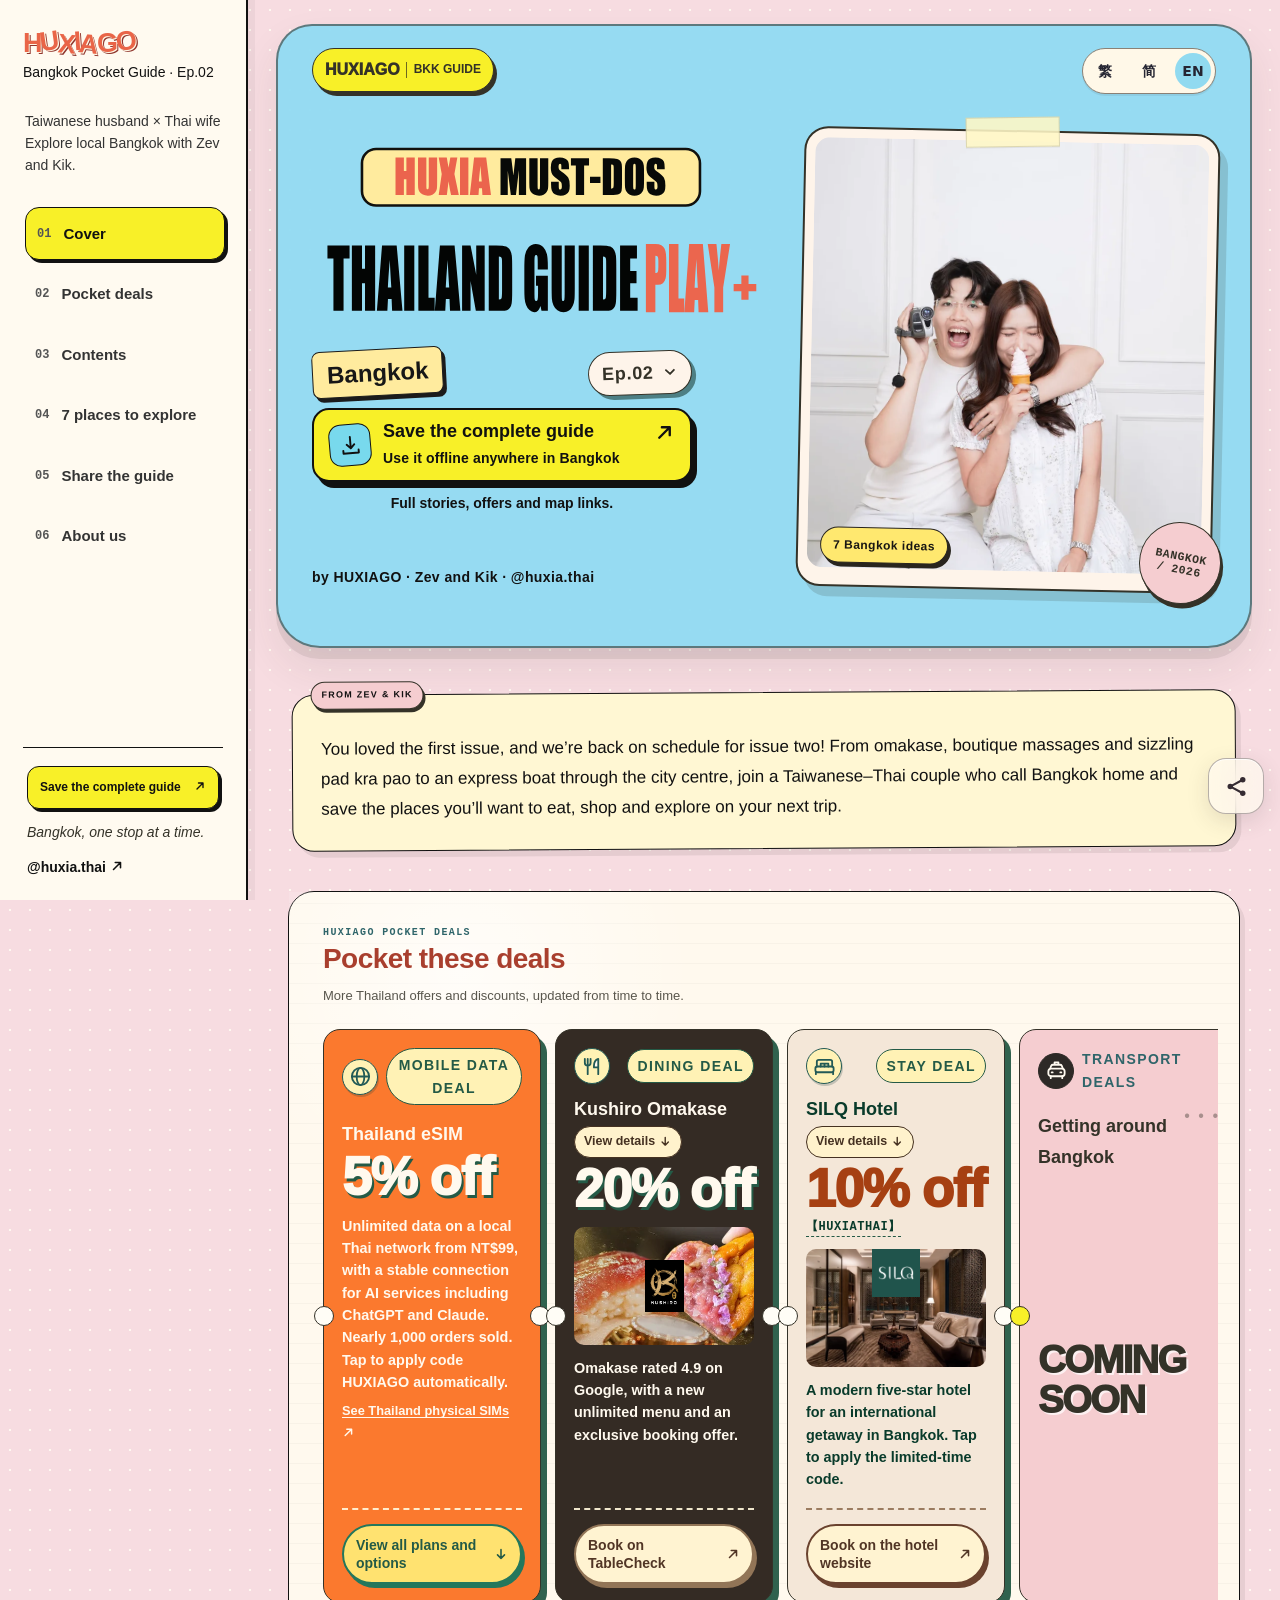
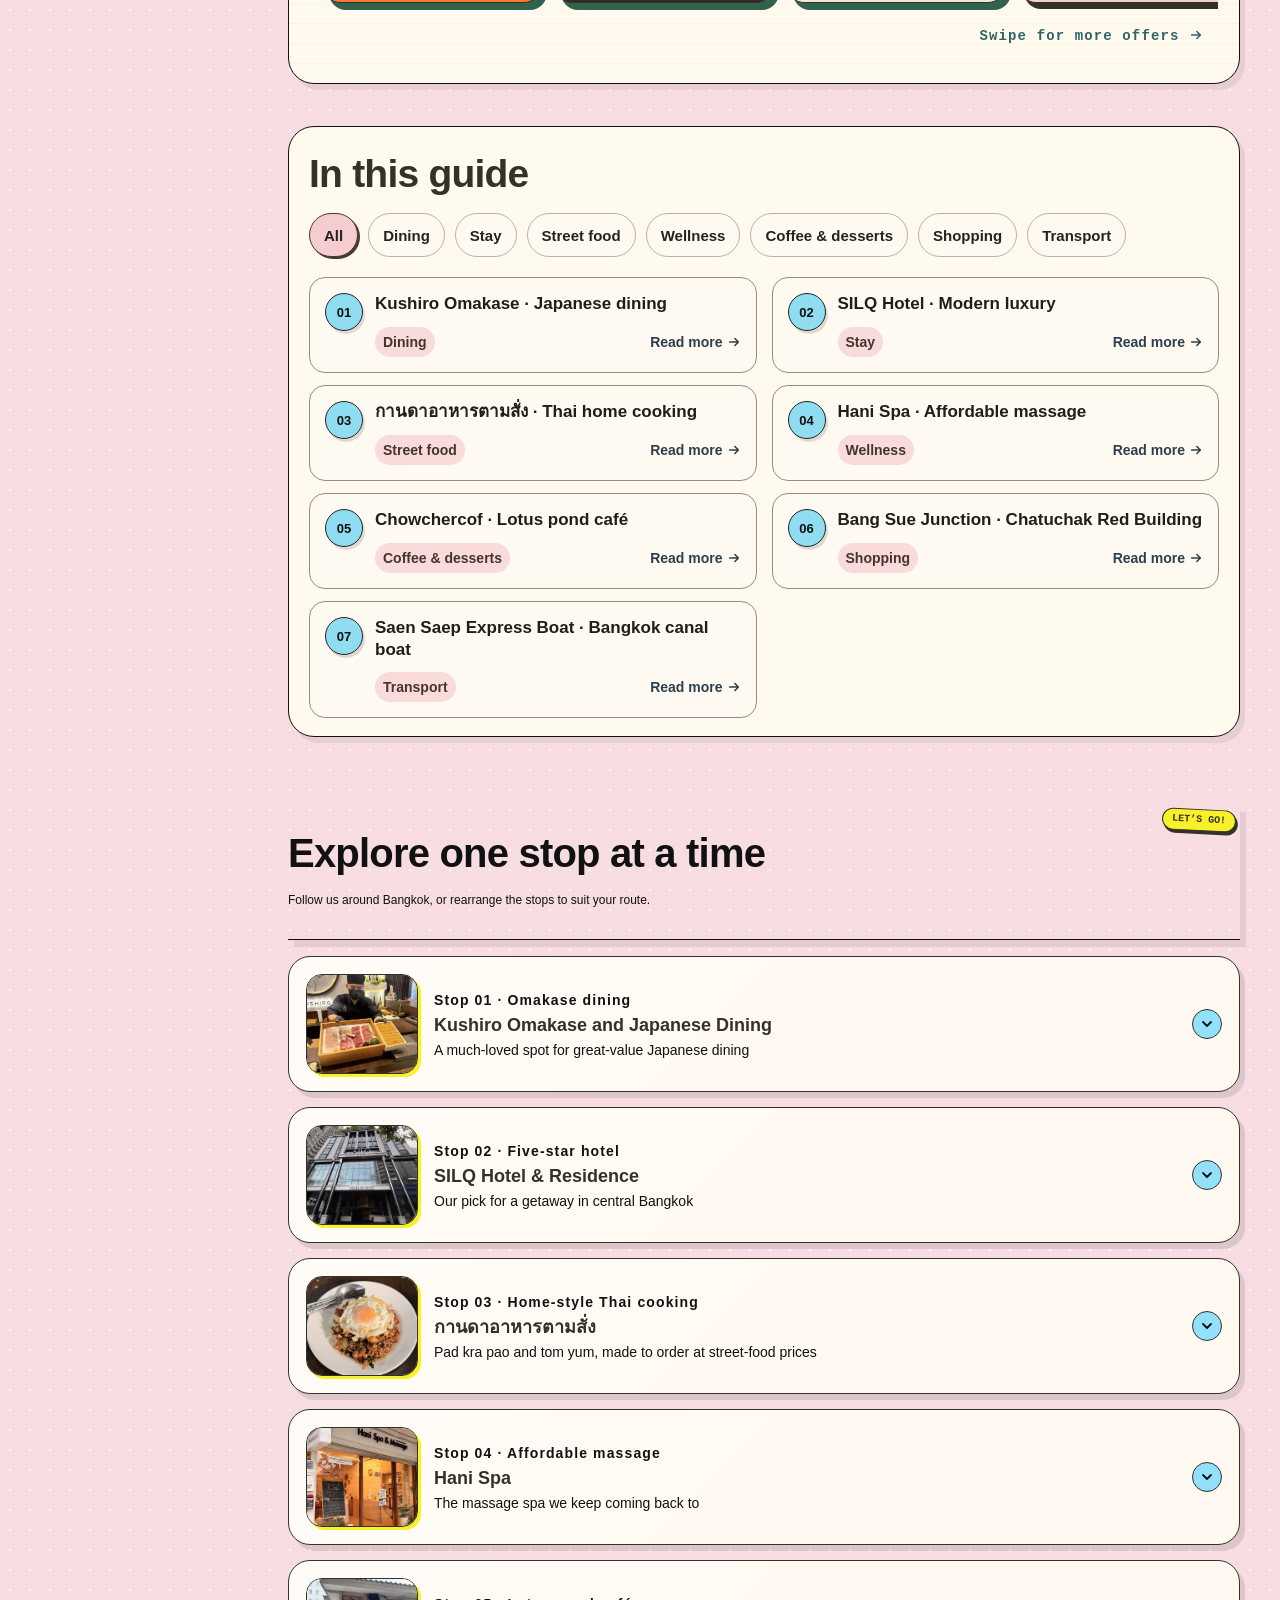
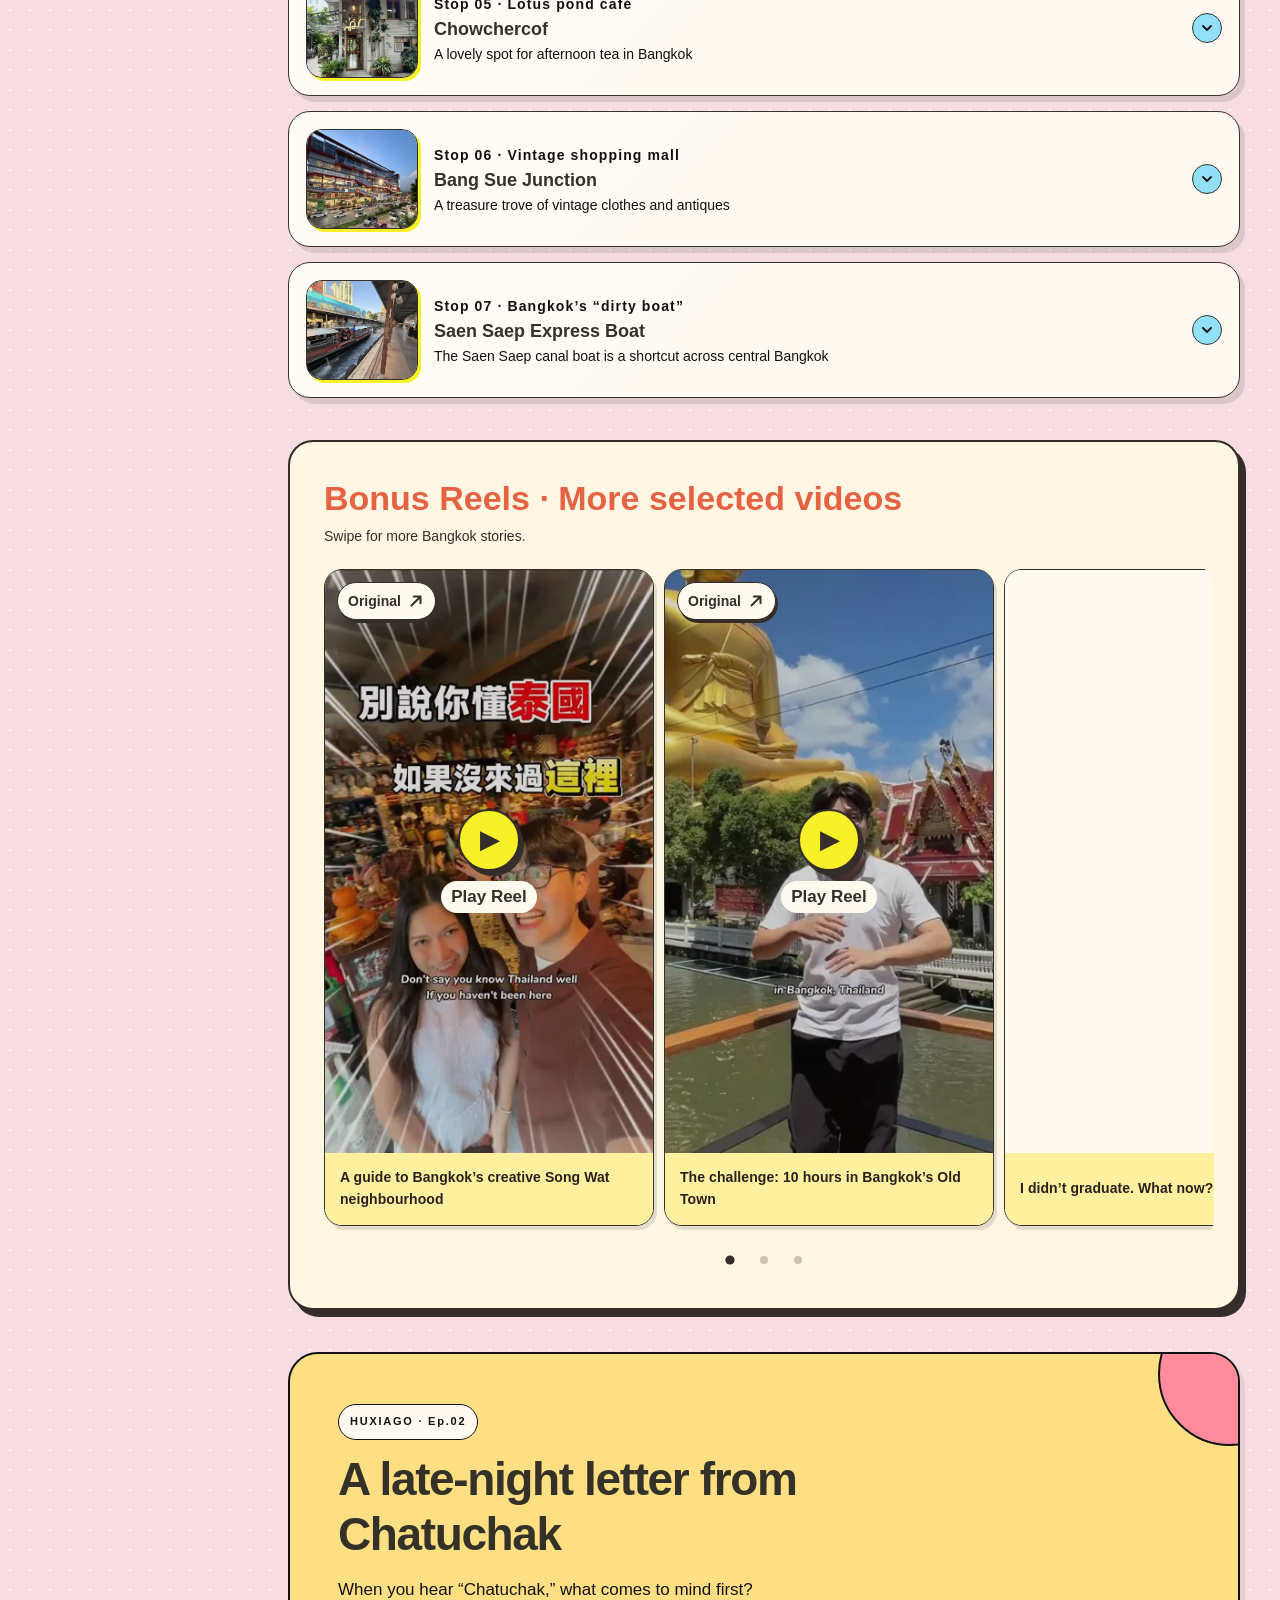
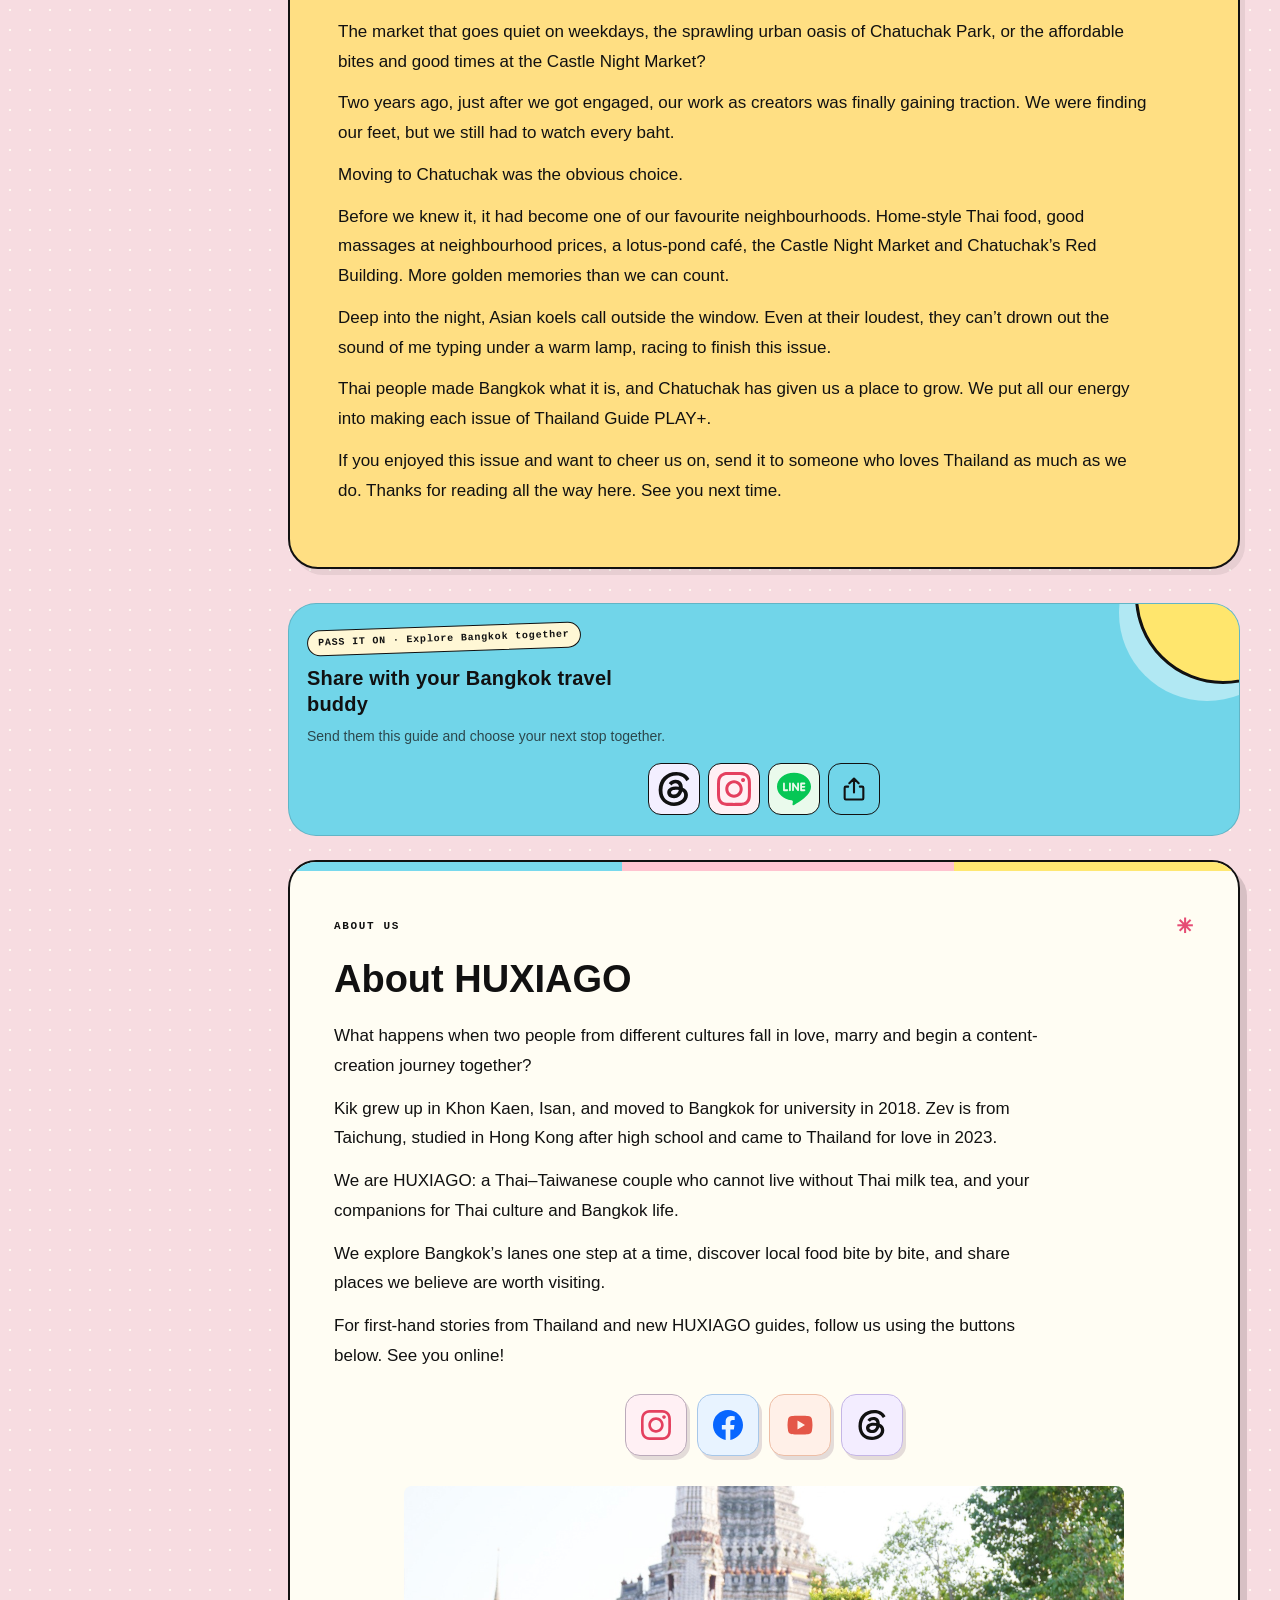
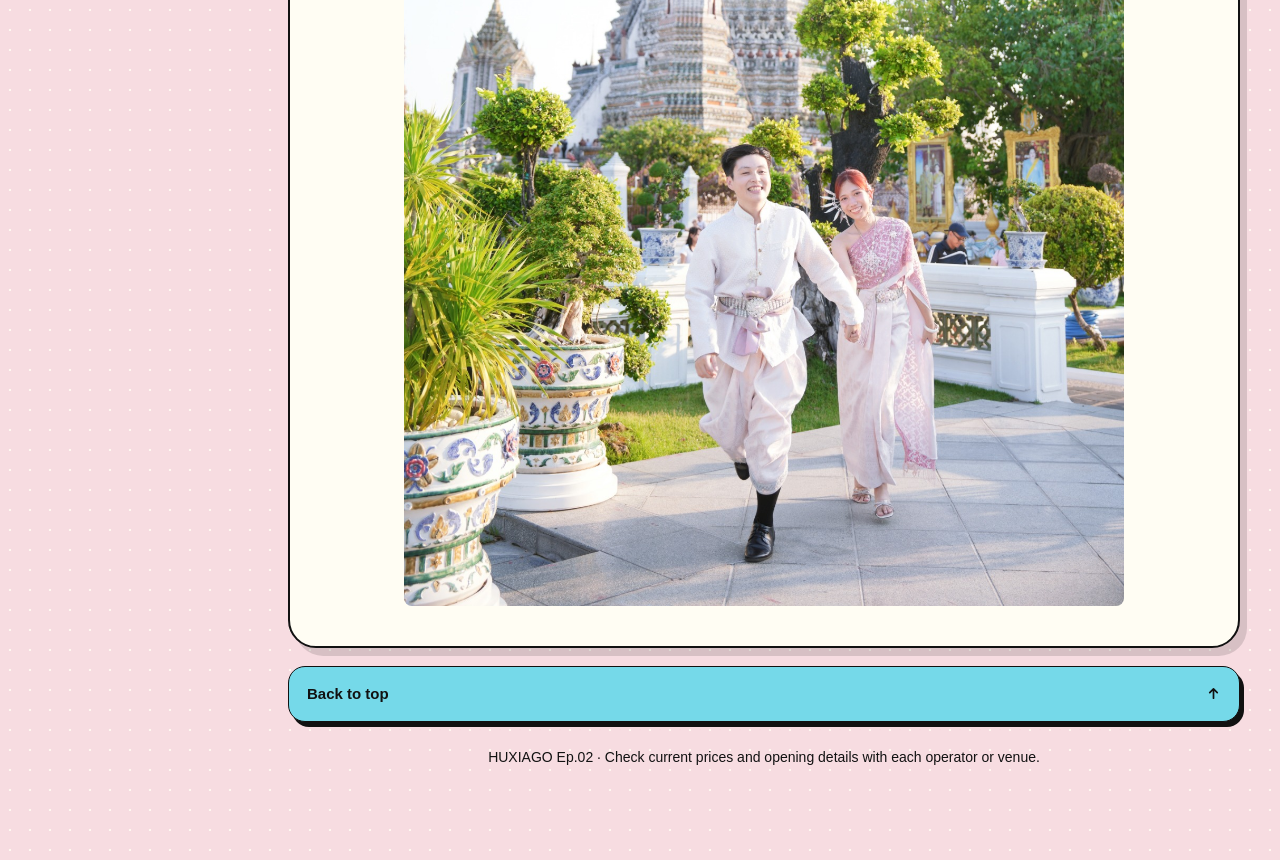
<file: ep02-en.html>
<!doctype html>
<html lang="en">
<head>
<meta charset="utf-8">
<meta name="viewport" content="width=device-width, initial-scale=1">
<meta name="robots" content="noindex, nofollow">
<title>Bangkok Pocket Guide Ep.02 | Thailand Guide PLAY+</title>
<link rel="canonical" href="https://huxiago.com/ep02-en.html">
<meta name="description" content="You loved the first issue, and we’re back on schedule for issue two! From omakase, boutique massages and sizzling pad kra pao to an express boat through the city centre, join a Taiwanese–Thai couple who call Bangkok home and save the places you’ll want to eat, shop and explore on your next trip."><meta property="og:type" content="website"><meta property="og:url" content="https://huxiago.com/ep02-en.html"><meta property="og:title" content="Bangkok Pocket Guide Ep.02 | Thailand Guide PLAY+"><meta property="og:description" content="You loved the first issue, and we’re back on schedule for issue two! From omakase, boutique massages and sizzling pad kra pao to an express boat through the city centre, join a Taiwanese–Thai couple who call Bangkok home and save the places you’ll want to eat, shop and explore on your next trip."><meta property="og:image" content="https://huxiago.com/media/huxiago-share-ep02-cover.png"><meta property="og:image:width" content="870"><meta property="og:image:height" content="611"><meta name="twitter:card" content="summary_large_image"><meta name="twitter:title" content="Bangkok Pocket Guide Ep.02 | Thailand Guide PLAY+"><meta name="twitter:description" content="You loved the first issue, and we’re back on schedule for issue two! From omakase, boutique massages and sizzling pad kra pao to an express boat through the city centre, join a Taiwanese–Thai couple who call Bangkok home and save the places you’ll want to eat, shop and explore on your next trip."><meta name="twitter:image" content="https://huxiago.com/media/huxiago-share-ep02-cover.png">
<style>
:root{--cream:#fdf4e9;--cream2:#f6e7d6;--paper:#fffdfa;--orange:#f1741e;--brown:#8a6141;--ink:#2e2823;--muted:#5c5148;--line:rgba(138,97,65,.18)}
*{box-sizing:border-box}html{scroll-behavior:smooth}body{margin:0;background:var(--cream);color:var(--ink);font-family:-apple-system,BlinkMacSystemFont,"Segoe UI","PingFang TC","Noto Sans TC","Microsoft JhengHei",sans-serif;line-height:1.7;-webkit-font-smoothing:antialiased}a{color:inherit}.wrap{width:min(100%,556px);margin:auto;padding:0 18px 60px}.cover{text-align:center;padding:34px 0 0}.kicker{font-size:11px;letter-spacing:.16em;color:var(--brown);font-weight:700;margin:0 0 11px}.cover h1{color:var(--orange);font-size:clamp(32px,9vw,42px);line-height:1.18;letter-spacing:.04em;margin:0}.vol{display:inline-block;border:1.5px solid var(--orange);color:var(--orange);border-radius:99px;padding:3px 14px;font-size:13px;font-weight:800;margin:14px 0 18px}.hero{position:relative;overflow:hidden;border-radius:14px;aspect-ratio:1.18;background:#e5d4c1}.hero img{width:100%;height:100%;object-fit:cover}.hero:after{content:"";position:absolute;inset:50% 0 0;background:linear-gradient(transparent,rgba(31,23,18,.56))}.hero span{position:absolute;z-index:1;bottom:17px;left:19px;color:white;font-size:15px;text-align:left;font-weight:700;letter-spacing:.04em}.byline{font-size:12px;color:var(--brown);margin:13px 0 0}.intro{font-size:14px;color:var(--muted);margin:21px 4px 0}.toc{margin:32px 0}.sec-title{font-size:22px;color:var(--orange);font-weight:800;letter-spacing:.07em;margin:0}.sec-sub{font-size:12px;color:var(--muted);margin:0 0 12px}.toc-list{border-top:1px solid var(--line)}.toc a{display:flex;gap:12px;align-items:center;text-decoration:none;padding:12px 4px;border-bottom:1px solid var(--line)}.num{flex:none;display:grid;place-items:center;width:26px;height:26px;background:var(--cream2);border-radius:50%;font-size:11px;color:var(--brown);font-weight:800}.toc strong{flex:1;font-size:15px}.toc small{display:block;font-size:11px;color:var(--muted);font-weight:400;line-height:1.3}.arrow{color:var(--brown);opacity:.65}.note{border-radius:12px;background:var(--cream2);padding:13px 15px;font-size:13px;color:var(--muted);margin:18px 0}.note strong{color:var(--ink)}.section-head{margin:34px 0 13px}.card{background:var(--paper);border:1px solid var(--line);border-radius:14px;margin:0 0 12px;overflow:hidden;scroll-margin-top:15px}.card summary{display:flex;gap:12px;align-items:center;cursor:pointer;list-style:none;padding:14px 15px}.card summary::-webkit-details-marker{display:none}.thumb{flex:none;width:58px;height:58px;object-fit:cover;border-radius:9px;background:var(--cream2)}.placeholder{display:grid;place-items:center;color:var(--brown);font-size:21px;background:linear-gradient(145deg,#f9ead8,#ead4be)}.head{min-width:0;flex:1}.head small{font-size:10.5px;color:var(--brown);letter-spacing:.08em}.head h3{color:var(--orange);font-size:17px;line-height:1.3;margin:1px 0;font-weight:800}.head p{font-size:11.5px;color:var(--muted);margin:0;overflow:hidden;text-overflow:ellipsis;white-space:nowrap}.chev{font-size:20px;color:var(--brown);transition:transform .2s}.card[open] .chev{transform:rotate(180deg)}.body{padding:0 15px 17px}.photo{margin:1px 0 13px;border-radius:10px;overflow:hidden;background:var(--cream2)}.photo img{width:100%;display:block;max-height:540px;object-fit:cover}.caption{padding:6px 9px;text-align:center;font-size:11px;color:var(--brown)}.missing{aspect-ratio:1.45;display:grid;place-items:center;text-align:center;color:var(--brown);font-size:13px;background:repeating-linear-gradient(135deg,#faedde,#faedde 14px,#f6e5d4 14px,#f6e5d4 28px)}.body>p{font-size:14px;color:var(--muted);margin:0 0 12px}.body>p.lead{font-weight:700;color:var(--ink)}.tip{border-left:3px solid var(--orange);background:#fff2e9;padding:9px 12px;font-size:12.5px;color:var(--muted);border-radius:0 8px 8px 0;margin:0 0 12px}.info{background:var(--cream2);border-radius:10px;padding:11px 13px;margin:0 0 12px;font-size:12.5px;color:var(--muted)}.info b{display:block;color:var(--ink);font-size:14px}.btn{display:inline-flex;align-items:center;gap:8px;color:var(--brown);font-weight:800;text-decoration:none;font-size:13.5px;border-bottom:1.5px solid var(--brown);padding-bottom:2px}.outro{background:var(--cream2);border-radius:14px;text-align:center;margin-top:30px;padding:20px 18px}.outro h2{color:var(--orange);font-size:23px;margin:0 0 4px}.outro p{font-size:13px;color:var(--muted);margin:0 0 12px}.outro a{color:var(--brown);font-weight:700}.footer{text-align:center;font-size:11px;color:var(--brown);margin:25px 0 0}@media(min-width:700px){body{background:linear-gradient(90deg,#f8e9d8,var(--cream) 30%,var(--cream) 70%,#f8e9d8)}.wrap{box-shadow:0 0 50px rgba(120,75,35,.05)}}

.hero{aspect-ratio:3/2}
.hero img{object-fit:cover;object-position:center}
.esim{margin:30px 0 32px;padding:19px 17px 17px;border:1px solid rgba(241,116,30,.28);border-radius:15px;background:linear-gradient(155deg,#fff8ef,#f9e6d1)}
.esim-label{font-size:11px;letter-spacing:.12em;color:var(--brown);font-weight:800;margin:0 0 6px}
.esim h2{font-size:20px;line-height:1.35;margin:0 0 7px;color:var(--orange)}
.esim p{font-size:13.5px;color:var(--muted);margin:0 0 13px}
.esim a{display:flex;align-items:center;justify-content:center;gap:8px;background:var(--orange);color:#fff;text-decoration:none;border-radius:10px;min-height:48px;padding:11px 15px;font-weight:800;font-size:15px}
.esim a:focus-visible{outline:3px solid var(--brown);outline-offset:3px}
.esim small{display:block;text-align:center;font-size:11px;line-height:1.5;color:var(--brown);margin-top:9px}
.toc-group{padding:17px 4px 5px;border-bottom:1px solid var(--line);font-size:11px;color:var(--brown);font-weight:800;letter-spacing:.12em}
.group-head{margin:31px 0 12px;color:var(--brown);font-size:13px;font-weight:800;letter-spacing:.1em}
.gallery{display:flex;gap:10px;overflow-x:auto;scroll-snap-type:x mandatory;scrollbar-width:thin;margin:2px -15px 6px;padding:0 15px 10px}
.gallery figure{flex:0 0 91%;margin:0;scroll-snap-align:center;overflow:hidden;border-radius:10px;background:var(--cream2)}
.gallery figure img{display:block;width:100%;height:clamp(280px,82vw,470px);object-fit:cover}
.gallery figure.screen img{object-fit:contain;background:#f7f5f1}
.gallery figcaption{padding:7px 10px;font-size:11.5px;line-height:1.4;color:var(--brown);text-align:center}
.gallery-hint{font-size:11px;color:var(--brown);text-align:right;margin:0 0 10px}
.clip{margin:15px 0 17px;padding:12px;background:var(--cream2);border-radius:11px}
.clip h4{font-size:13px;color:var(--ink);margin:0 0 8px}
.clip video{width:100%;display:block;max-height:440px;background:#211a17;border-radius:8px}
.clip p{font-size:11.5px;color:var(--brown);margin:7px 0 0}
.clip-media{position:relative}
.clip-media video{pointer-events:none}
.clip-actions{position:absolute;right:9px;bottom:9px;display:flex;gap:7px}
.clip-actions button{border:1px solid rgba(255,255,255,.7);background:rgba(38,29,24,.76);color:#fff;border-radius:99px;padding:6px 10px;min-width:42px;min-height:36px;font-family:inherit;font-size:12px;font-weight:700;line-height:1.2;cursor:pointer;backdrop-filter:blur(8px)}
.clip-actions button:focus-visible{outline:3px solid var(--orange);outline-offset:2px}

/* Vol.01 long-form guide copy */
.card .body .story-heading {font-size:1.22rem;line-height:1.4;margin:1.9em 0 .65em;color:var(--ink, #3b2723);font-weight:750;}
.card .body .story-list {padding-left:1.35em;margin:.7em 0 1.3em;line-height:1.8;}
.card .body .story-list li {margin:.4em 0;}
.card .body .story-list li::marker {color:#c35e42;}


/* ======================== HUXIAGO VISUAL PROPOSAL v7 ======================== */
:root{
  --sky:#92E0F9; --sky-soft:#AFE6F5; --cream:#FEF4EA; --cream-2:#FFF9F1;
  --pink:#F5CDD0; --pink-deep:#F0BFC4; --lemon:#F8F028; --ink:#343228;
  --teal:#4D7F84; --teal-dark:#2F656A; --line:rgba(52,50,40,.82); --white:#fff;
  --shadow:0 11px 0 rgba(52,50,40,.09),0 20px 42px rgba(52,50,40,.09);
  --radius:22px;
}
html{scroll-behavior:smooth;background:var(--sky)}
body.visual-v7{
  background:var(--sky);color:var(--ink);
  background-image:
    repeating-linear-gradient(45deg,rgba(255,255,255,.28) 0 1px,transparent 1px 13px),
    repeating-linear-gradient(-45deg,rgba(255,255,255,.18) 0 1px,transparent 1px 13px);
  background-size:18px 18px;
  animation:gridDrift 32s linear infinite;
}
.visual-v7 .wrap{width:min(100%,620px);padding:0 16px 72px;background:transparent;overflow:clip;box-shadow:none}
.visual-v7 a{-webkit-tap-highlight-color:transparent}

/* cover: sky + scrapbook */
.visual-v7 .cover{position:relative;padding:24px 0 40px;isolation:isolate;min-height:760px;display:flex;flex-direction:column;justify-content:center}
.visual-v7 .cover::before{content:"";position:absolute;inset:14px -22px 18px;border:2px solid rgba(52,50,40,.58);border-radius:34px;background:rgba(146,224,249,.72);z-index:-2;box-shadow:var(--shadow)}
.visual-v7 .cover::after{content:"";position:absolute;left:-48px;right:-48px;bottom:-8px;height:112px;background:
  radial-gradient(circle at 38px 56px,var(--cream) 0 43px,transparent 44px),
  radial-gradient(circle at 112px 48px,var(--cream) 0 56px,transparent 57px),
  radial-gradient(circle at 202px 63px,var(--cream) 0 46px,transparent 47px),
  radial-gradient(circle at 300px 43px,var(--cream) 0 60px,transparent 61px),
  radial-gradient(circle at 408px 58px,var(--cream) 0 50px,transparent 51px),
  radial-gradient(circle at 520px 47px,var(--cream) 0 63px,transparent 64px),
  radial-gradient(circle at 620px 66px,var(--cream) 0 48px,transparent 49px);z-index:-1}
.visual-v7 .kicker{align-self:center;background:var(--lemon);color:var(--ink);border:1.5px solid var(--ink);border-radius:999px;padding:7px 13px;font-size:10px;letter-spacing:.16em;box-shadow:3px 4px 0 var(--ink);transform:rotate(-1.8deg);margin-bottom:18px}
.visual-v7 .cover h1{color:var(--ink);font-size:clamp(38px,11vw,56px);line-height:1.02;letter-spacing:-.025em;margin:0 auto 12px;max-width:520px;text-shadow:2px 2px 0 rgba(255,255,255,.8)}
.visual-v7 .cover h1::after{content:"曼谷口袋靈感";display:table;margin:12px auto 0;background:var(--lemon);border:1.5px solid var(--ink);padding:4px 12px;font:700 14px/1.1 "Bradley Hand","Hannotate TC",cursive;letter-spacing:.08em;transform:rotate(1.5deg);box-shadow:3px 3px 0 var(--ink)}
.visual-v7 .vol{background:var(--cream);border:1.5px solid var(--ink);color:var(--ink);box-shadow:4px 4px 0 var(--teal);font-weight:900;transform:rotate(-2deg);margin:8px auto 18px}
.visual-v7 .hero{position:relative;width:calc(100% - 12px);margin:auto;border:2px solid var(--ink);border-radius:24px;aspect-ratio:1.24;background:var(--cream);padding:9px;overflow:visible;box-shadow:8px 10px 0 rgba(52,50,40,.16);transform:rotate(.7deg);animation:heroFloat 6.5s ease-in-out infinite}
.visual-v7 .hero::before{content:"";position:absolute;width:92px;height:28px;left:50%;top:-15px;transform:translateX(-50%) rotate(-2deg);background:rgba(255,247,198,.88);border:1px solid rgba(52,50,40,.16);z-index:4;box-shadow:0 1px 0 rgba(0,0,0,.06)}
.visual-v7 .hero img{border-radius:15px;object-position:center 52%;filter:saturate(.95) contrast(1.01)}
.visual-v7 .hero span{left:22px;right:22px;bottom:22px;width:max-content;max-width:calc(100% - 44px);background:var(--ink);color:white;border-radius:999px;padding:7px 12px;font-size:12px;box-shadow:3px 3px 0 var(--lemon)}
.visual-v7 .byline{margin:16px 0 0;color:var(--ink);font-weight:800;letter-spacing:.03em}
.visual-v7 .travel-stamp{position:absolute;right:9px;bottom:118px;border:1.5px solid var(--ink);border-radius:50%;width:76px;height:76px;display:grid;place-items:center;background:var(--pink);font:800 9px/1.1 monospace;letter-spacing:.06em;transform:rotate(11deg);box-shadow:3px 4px 0 var(--ink);z-index:5}
.hero-doodles .doodle{position:absolute;z-index:4;display:grid;place-items:center;color:var(--ink);font-weight:900;text-shadow:1px 1px 0 white;animation:doodleFloat 5s ease-in-out infinite;pointer-events:none}
.d-star{font-size:42px;color:var(--lemon)!important;left:6px;top:126px;transform:rotate(-12deg)}
.d-flower{font-size:33px;color:var(--pink)!important;right:2px;top:168px;animation-delay:-2s!important}
.d-sun{font-size:38px;color:var(--lemon)!important;right:18px;bottom:205px;animation-delay:-1s!important}
.d-plane{font-size:44px;color:var(--teal)!important;left:2px;bottom:248px;transform:rotate(-18deg);animation-delay:-3.2s!important}
.d-spark{font-size:32px;right:68px;top:100px;animation-delay:-4s!important}

/* sticky quick nav */
.pocket-nav{position:sticky;top:max(10px,env(safe-area-inset-top));z-index:30;margin:-22px auto 26px;width:max-content;display:flex;gap:4px;padding:5px;background:rgba(255,249,241,.9);backdrop-filter:blur(16px);border:1.5px solid var(--ink);border-radius:999px;box-shadow:4px 5px 0 rgba(52,50,40,.23)}
.pocket-nav a{min-width:66px;text-align:center;text-decoration:none;font-size:12px;font-weight:900;padding:7px 11px;border-radius:999px;transition:.22s ease}
.pocket-nav a:hover,.pocket-nav a:active{background:var(--lemon);transform:translateY(-1px)}

/* intro card */
.visual-v7 .intro{position:relative;margin:18px 4px 34px;padding:24px 20px 22px;background:var(--cream);border:1.5px solid var(--ink);border-radius:30px 30px 20px 20px;color:var(--ink);font-size:14px;box-shadow:6px 7px 0 rgba(52,50,40,.12);transform:rotate(-.35deg)}
.visual-v7 .intro::before{content:"FROM ZEV & KIK";position:absolute;top:-14px;left:18px;background:var(--pink);border:1.5px solid var(--ink);padding:5px 10px;border-radius:999px;font-size:9px;font-weight:900;letter-spacing:.14em;box-shadow:2px 3px 0 var(--ink)}

/* deal wallet inspired by the coupon UI */
.deal-zone{margin:18px 0 34px;padding:26px 16px 20px;background:var(--lemon);border:1.5px solid var(--ink);border-radius:30px;box-shadow:7px 8px 0 rgba(52,50,40,.16);position:relative;overflow:hidden}
.deal-zone::before{content:"";position:absolute;inset:0;background:radial-gradient(circle at 18% 10%,rgba(255,255,255,.65),transparent 22%),repeating-linear-gradient(0deg,transparent 0 19px,rgba(52,50,40,.035) 19px 20px);pointer-events:none}
.deal-kicker{position:relative;margin:0 0 4px;font:900 10px/1.2 monospace;letter-spacing:.14em;color:var(--teal-dark)}
.deal-zone h2{position:relative;margin:0;color:var(--teal-dark);font-size:28px;line-height:1.12;letter-spacing:-.02em}
.deal-intro{position:relative;margin:10px 0 17px;font-size:13px;line-height:1.65;color:rgba(52,50,40,.82)}
.deal-track{position:relative;display:grid;grid-auto-flow:column;grid-auto-columns:84%;gap:12px;overflow-x:auto;scroll-snap-type:x mandatory;padding:2px 10px 12px 2px;scrollbar-width:none}
.deal-track::-webkit-scrollbar{display:none}
.deal-ticket{position:relative;scroll-snap-align:start;min-height:245px;padding:18px 18px 16px;border:1.5px solid var(--ink);border-radius:17px;background:var(--cream);box-shadow:5px 6px 0 var(--ink);overflow:visible;transform-origin:50% 100%;transition:transform .24s ease,box-shadow .24s ease}
.deal-ticket::before,.deal-ticket::after{content:"";position:absolute;top:50%;width:18px;height:18px;border-radius:50%;background:var(--lemon);border:1.5px solid var(--ink);transform:translateY(-50%);z-index:2}
.deal-ticket::before{left:-10px}.deal-ticket::after{right:-10px}
.deal-ticket:active{transform:translateY(3px) rotate(-.4deg);box-shadow:2px 3px 0 var(--ink)}
.deal-yellow{background:#FFF7C6}.deal-pink{background:var(--pink)}.deal-blue{background:var(--sky-soft)}
.ticket-top{display:flex;align-items:center;justify-content:space-between;gap:8px}
.ticket-no{display:grid;place-items:center;width:36px;height:36px;border-radius:50%;background:var(--ink);color:#fff;font:900 11px monospace}
.ticket-eyebrow{font-size:10px;font-weight:900;letter-spacing:.1em;text-transform:uppercase;color:var(--teal-dark)}
.deal-ticket h3{font-size:18px;margin:18px 0 2px}.ticket-value{font-size:clamp(27px,9vw,40px);font-weight:1000;letter-spacing:-.045em;line-height:1;color:var(--ink);text-shadow:2px 2px 0 rgba(255,255,255,.7)}
.deal-ticket p{font-size:12px;line-height:1.55;margin:12px 0 16px;color:rgba(52,50,40,.82)}
.ticket-cta{display:flex;align-items:center;justify-content:space-between;text-decoration:none;border:1.5px solid var(--teal-dark);border-radius:999px;padding:10px 13px;font-size:12px;font-weight:900;color:var(--teal-dark);background:rgba(255,255,255,.46)}
.ticket-cta:not(.ticket-disabled)::after{content:"→";font-size:17px}.ticket-disabled{opacity:.58;border-style:dashed}
.ticket-dots{position:absolute;right:16px;top:72px;letter-spacing:2px;color:rgba(52,50,40,.4)}
.deal-swipe{margin:7px 2px 0;text-align:right;font:800 10px/1.2 monospace;letter-spacing:.08em;color:var(--teal-dark)}

/* editorial TOC */
.visual-v7 .toc{position:relative;margin:30px 0 34px;padding:28px 16px 18px;background:var(--cream);border:1.5px solid var(--ink);border-radius:32px;box-shadow:7px 8px 0 rgba(52,50,40,.13)}
.visual-v7 .toc::after{content:"✿";position:absolute;right:14px;top:10px;font-size:28px;color:var(--pink);text-shadow:1px 1px 0 var(--ink);transform:rotate(14deg)}
.visual-v7 .sec-title{color:var(--ink);font-size:27px;letter-spacing:-.02em}
.visual-v7 .sec-sub{color:rgba(52,50,40,.66);font-size:12px;margin-top:3px}
.visual-v7 .toc-list{border-top:0;margin-top:16px}
.visual-v7 .toc-group{display:table;margin:18px 0 6px;padding:5px 10px;background:var(--lemon);border:1px solid var(--ink);border-radius:999px;font-size:11px;font-weight:900;letter-spacing:.04em;box-shadow:2px 2px 0 var(--ink)}
.visual-v7 .toc a{border-bottom:1px dashed rgba(52,50,40,.28);padding:12px 4px;transition:transform .2s ease,background .2s ease;border-radius:14px}
.visual-v7 .toc a:active{transform:translateX(5px);background:rgba(146,224,249,.2)}
.visual-v7 .num{background:var(--sky);border:1px solid var(--ink);color:var(--ink);font-weight:1000;box-shadow:2px 2px 0 rgba(52,50,40,.28)}
.visual-v7 .arrow{font-size:18px;color:var(--teal-dark)}
.visual-v7 .note{background:var(--pink);border:1px solid var(--ink);border-radius:16px;color:var(--ink);box-shadow:3px 3px 0 rgba(52,50,40,.15)}

/* chapters + cards */
.visual-v7 .section-head{position:relative;margin:48px 0 18px;padding:25px 18px 21px;background:var(--pink);border:1.5px solid var(--ink);border-radius:27px;box-shadow:6px 7px 0 rgba(52,50,40,.13)}
.section-sticker{position:absolute;right:14px;top:-14px;background:var(--lemon);border:1.5px solid var(--ink);padding:5px 9px;border-radius:999px;font:900 10px/1 monospace;transform:rotate(3deg);box-shadow:2px 3px 0 var(--ink)}
.visual-v7 .group-head{position:relative;margin:34px 0 12px;padding:13px 14px 10px 54px;background:var(--sky-soft);border:1.5px solid var(--ink);border-radius:18px;font-size:17px;font-weight:900;box-shadow:4px 5px 0 rgba(52,50,40,.13)}
.chapter-chip{position:absolute;left:10px;top:50%;transform:translateY(-50%) rotate(-4deg);display:grid;place-items:center;width:36px;height:36px;background:var(--lemon);border:1.5px solid var(--ink);border-radius:50%;font:900 9px monospace;box-shadow:2px 2px 0 var(--ink)}
.visual-v7 .card{border:1.5px solid var(--ink);border-radius:22px;background:var(--cream-2);box-shadow:5px 6px 0 rgba(52,50,40,.13);margin-bottom:15px;transition:transform .25s ease,box-shadow .25s ease;background-image:linear-gradient(135deg,rgba(255,255,255,.45),transparent 55%)}
.visual-v7 .card[open]{transform:translateY(-3px);box-shadow:8px 10px 0 rgba(52,50,40,.16)}
.visual-v7 .card summary{padding:13px 14px;gap:13px}
.visual-v7 .thumb{border:1.5px solid var(--ink);border-radius:16px;box-shadow:3px 3px 0 var(--lemon)}
.visual-v7 .head small{color:var(--teal-dark);font-weight:900}
.visual-v7 .head h3{color:var(--ink);font-size:18px}.visual-v7 .head p{color:rgba(52,50,40,.67)}
.visual-v7 .chev{display:grid;place-items:center;width:30px;height:30px;border:1px solid var(--ink);border-radius:50%;background:var(--sky);color:var(--ink)}
.visual-v7 .body{padding:0 14px 18px}
.visual-v7 .gallery{border-radius:18px;scrollbar-width:none}.visual-v7 .gallery::-webkit-scrollbar{display:none}
.visual-v7 .gallery figure{border:1.5px solid var(--ink);border-radius:18px;overflow:hidden;background:#fff;box-shadow:3px 4px 0 rgba(52,50,40,.13)}
.visual-v7 .gallery-hint{color:var(--teal-dark);font-weight:900;letter-spacing:.04em}
.visual-v7 .body>p.lead{color:var(--ink);font-size:15px}.visual-v7 .body>p{color:rgba(52,50,40,.78)}
.visual-v7 .tip{border:1px solid var(--ink);border-left:5px solid var(--lemon);background:#FFF9D7;border-radius:12px;color:var(--ink)}
.visual-v7 .info{border:1px solid rgba(52,50,40,.38);background:var(--sky-soft);color:var(--ink)}
.visual-v7 .btn{display:inline-flex;border:1.5px solid var(--ink);border-bottom:1.5px solid var(--ink);padding:9px 13px;border-radius:999px;background:var(--lemon);color:var(--ink);box-shadow:3px 3px 0 var(--ink);transition:transform .2s ease}
.visual-v7 .btn:active{transform:translate(2px,2px);box-shadow:1px 1px 0 var(--ink)}

/* inline autoplay video kept in-page */
.visual-v7 .clip{border:1.5px solid var(--ink);border-radius:20px;background:var(--pink);box-shadow:4px 5px 0 rgba(52,50,40,.13);overflow:hidden}
.visual-v7 .clip h4{color:var(--ink)}
.visual-v7 .clip-media{border:1.5px solid var(--ink);border-radius:16px;overflow:hidden;background:var(--ink)}
.visual-v7 .clip-actions button{border:1px solid var(--ink);background:var(--cream);color:var(--ink);border-radius:999px}

/* outro */
.visual-v7 .outro{position:relative;margin-top:42px;padding:30px 20px;background:var(--pink);border:1.5px solid var(--ink);border-radius:32px;box-shadow:7px 8px 0 rgba(52,50,40,.15)}
.visual-v7 .outro h2{color:var(--ink);font-size:28px}.visual-v7 .outro p{color:rgba(52,50,40,.75)}
.visual-v7 .outro a{display:inline-flex;padding:9px 14px;border-radius:999px;background:var(--lemon);border:1.5px solid var(--ink);box-shadow:3px 3px 0 var(--ink);text-decoration:none;color:var(--ink)}
.visual-v7 .footer{color:rgba(52,50,40,.72)}

/* scroll reveal */
.js-v7 .reveal-card,.js-v7 .card,.js-v7 .group-head,.js-v7 .section-head{opacity:0;transform:translateY(18px) rotate(.2deg)}
.js-v7 .in-view{opacity:1!important;transform:translateY(0) rotate(0)!important;transition:opacity .55s ease,transform .55s cubic-bezier(.2,.75,.25,1)}
@keyframes heroFloat{0%,100%{transform:rotate(.7deg) translateY(0)}50%{transform:rotate(-.2deg) translateY(-7px)}}
@keyframes doodleFloat{0%,100%{translate:0 0;rotate:0deg}50%{translate:0 -9px;rotate:6deg}}
@keyframes gridDrift{to{background-position:36px 18px,-36px 18px}}
@media(min-width:700px){.visual-v7 .wrap{padding-left:24px;padding-right:24px}.deal-track{grid-auto-columns:61%}.visual-v7 .cover{min-height:790px}}
@media(prefers-reduced-motion:reduce){html{scroll-behavior:auto}.visual-v7,.visual-v7 *{animation:none!important;transition:none!important}.js-v7 .reveal-card,.js-v7 .card,.js-v7 .group-head,.js-v7 .section-head{opacity:1;transform:none}}


.visual-v7 .clip-media{position:relative;overflow:hidden;border-radius:14px;background:#000;}
.visual-v7 .clip-media video{pointer-events:auto!important;width:100%;display:block;background:#000;object-fit:cover;min-height:180px;}
.visual-v7 .clip-actions{z-index:5;right:10px;bottom:10px;align-items:center;}
.visual-v7 .clip-actions button{display:grid;place-items:center;width:40px;height:40px;min-width:40px;padding:0;border-radius:999px;background:rgba(0,0,0,.72);border:1px solid rgba(255,255,255,.8);backdrop-filter:blur(9px);-webkit-backdrop-filter:blur(9px);}
.visual-v7 .clip-actions button svg{width:18px;height:18px;display:block;color:#fff;}
.visual-v7 .clip-actions .clip-pip{width:auto;min-width:44px;padding:0 11px;color:#fff;font-size:11px;font-weight:900;}
.visual-v7 .video-play-gate{position:absolute;inset:0;z-index:4;display:none;align-items:center;justify-content:center;background:linear-gradient(180deg,rgba(0,0,0,.03),rgba(0,0,0,.18));border:0;color:white;cursor:pointer;}
.visual-v7 .video-play-gate.show{display:flex;}
.visual-v7 .video-play-gate span{width:58px;height:58px;border-radius:50%;display:grid;place-items:center;background:rgba(0,0,0,.72);border:1px solid rgba(255,255,255,.85);box-shadow:0 8px 20px rgba(0,0,0,.16);backdrop-filter:blur(8px);-webkit-backdrop-filter:blur(8px);}
.visual-v7 .video-play-gate svg{width:24px;height:24px;margin-left:3px;}
.visual-v7 .video-status{position:absolute;left:10px;bottom:10px;z-index:5;background:rgba(0,0,0,.58);color:#fff;border-radius:999px;padding:5px 9px;font-size:10px;font-weight:800;letter-spacing:.04em;opacity:0;transform:translateY(4px);transition:.18s ease;pointer-events:none;}
.visual-v7 .video-status.show{opacity:1;transform:none;}


.visual-v7 .clip-media video{pointer-events:none!important;-webkit-user-select:none;user-select:none}
.visual-v7 .clip-actions{z-index:6}
.visual-v7 .outro{margin-top:30px;padding:25px 20px;background:#f4cbd0!important}
.visual-v7 .outro .ending-kicker{font-size:11px;letter-spacing:.16em;font-weight:900;margin:0 0 12px;color:#111!important}
.visual-v7 .outro h2{margin:0 0 13px;line-height:1.2}
.visual-v7 .outro p{font-size:14px;line-height:1.8;margin:0 0 12px;color:#111!important}
.visual-v7 .about-huxia{margin:23px 0 18px;padding:25px 20px 22px;background:#fffaf2;border:1.5px solid #111;border-radius:28px;box-shadow:6px 7px 0 rgba(52,50,40,.12)}
.visual-v7 .about-eyebrow{display:flex;justify-content:space-between;align-items:center;font:900 11px/1.2 monospace;letter-spacing:.15em;color:#111}
.visual-v7 .about-eyebrow span{font-size:18px}
.visual-v7 .about-huxia h2{font-size:27px;line-height:1.2;margin:13px 0 15px;color:#111}
.visual-v7 .about-huxia p{font-size:14px;line-height:1.85;color:#111;margin:0 0 13px}
.visual-v7 .about-social{display:grid;grid-template-columns:repeat(2,minmax(0,1fr));gap:10px;margin-top:24px}
.visual-v7 .about-social a{display:flex;align-items:center;gap:9px;min-height:58px;padding:11px 12px;border:1.5px solid #111;border-radius:16px;background:#f8e9ed;color:#111;text-decoration:none;font-size:13px;font-weight:800;box-shadow:3px 3px 0 rgba(52,50,40,.12)}
.visual-v7 .about-social a:nth-child(2),.visual-v7 .about-social a:nth-child(3){background:#e5f6fc}
.visual-v7 .about-social svg{width:23px;height:23px;flex:none}
.visual-v7 .about-social a span:last-child{margin-left:auto}
.visual-v7 .hux-back-top{display:flex;align-items:center;justify-content:space-between;width:100%;min-height:56px;padding:12px 18px;background:#f8f028;color:#111;border:1.5px solid #111;border-radius:17px;box-shadow:4px 5px 0 #111;text-decoration:none;font-size:15px;font-weight:900}
.visual-v7 .hux-back-top:focus-visible,.visual-v7 .about-social a:focus-visible{outline:3px solid #2f656a;outline-offset:3px}
.visual-v7 .footer{margin:24px 8px 0;text-align:center;font-size:11px;line-height:1.7;color:#111!important}
@media(max-width:360px){.visual-v7 .about-social{gap:7px}.visual-v7 .about-social a{padding:9px;font-size:11px;gap:6px}}


/* Use neutral, readable CJK fonts; the title's movement comes from its layout. */
.visual-v7 .cover h1::after{content:none!important;display:none!important}
.visual-v7 .cover h1{font-family:"Noto Sans TC","PingFang TC","Microsoft JhengHei",sans-serif;letter-spacing:-.055em;text-shadow:none;font-weight:900;line-height:1.02;max-width:none;overflow:visible}
.visual-v7 .cover .title-row{display:block;white-space:nowrap;position:relative;width:max-content;max-width:100%}
.visual-v7 .cover .title-row + .title-row{margin-top:13px;margin-left:8px;transform:rotate(-2deg)}
.visual-v7 .cover .title-char{display:inline-block;position:relative;color:#fff9ed;-webkit-text-stroke:1.45px #292225;paint-order:stroke fill;text-shadow:2px 2px 0 #292225,4px 4px 0 #292225,7px 7px 0 #f26953;transform:rotate(var(--tilt,0deg)) translateY(var(--lift,0px));transition:transform .35s cubic-bezier(.22,1.25,.35,1)}
.visual-v7 .cover .title-char:nth-child(2){--tilt:-4deg;--lift:-3px}
.visual-v7 .cover .title-char:nth-child(3){--tilt:2deg;--lift:2px}
.visual-v7 .cover .title-char:nth-child(4){--tilt:-2deg;--lift:-2px}
.visual-v7 .cover .title-char:nth-child(5){--tilt:3deg;--lift:2px}
.visual-v7 .cover .title-char:nth-child(6){--tilt:-3deg;--lift:-4px}
.visual-v7 .cover .title-row:last-child .title-char:nth-child(2){color:#fff378}
.visual-v7 .cover .title-row:last-child::after{content:"";position:absolute;z-index:-1;left:4%;right:7%;bottom:-10px;height:13px;border-radius:70% 40% 60% 40%;background:#f56d58;transform:rotate(-3deg)}
.visual-v7 .hero img{object-position:center 53%;filter:none}
.desktop-rail .rail-brand{gap:0}
.desktop-rail .rail-brand strong{display:flex;align-items:center;width:max-content;max-width:100%;font-family:"Arial Black","Arial Rounded MT Bold",Arial,sans-serif;font-size:19px;font-weight:900;letter-spacing:-.055em;line-height:1.12;color:#422169;filter:drop-shadow(1px 2px 0 #f8edcf)}
.desktop-rail .rail-brand .logo-letter{display:inline-block;transform:rotate(var(--angle,0deg)) translateY(var(--rise,0px));text-shadow:1px 1px 0 #fff8e6,2px 2px 0 #412068}
.desktop-rail .rail-brand .logo-letter:nth-child(2){--angle:-8deg;--rise:-2px}
.desktop-rail .rail-brand .logo-letter:nth-child(3){--angle:5deg;--rise:1px}
.desktop-rail .rail-brand .logo-letter:nth-child(4){--angle:-4deg;--rise:-2px}
.desktop-rail .rail-brand .logo-letter:nth-child(5){--angle:6deg;--rise:1px}
.desktop-rail .rail-brand .logo-letter:nth-child(6),.desktop-rail .rail-brand .logo-letter:nth-child(7){color:#e96548;text-shadow:1px 1px 0 #fff8e6,2px 2px 0 #8f352d}
.desktop-rail .rail-brand .logo-letter:nth-child(7){--angle:-7deg;--rise:-2px}
.desktop-rail .rail-brand small{font-family:"Noto Sans TC","PingFang TC","Microsoft JhengHei",sans-serif;font-size:10px}
@media (min-width:980px){.visual-v7 .cover h1{font-size:clamp(49px,5.1vw,68px)}}
@media (max-width:979px){.visual-v7 .cover h1{font-size:clamp(38px,9.3vw,56px)}.visual-v7 .cover .title-row + .title-row{margin-top:9px;margin-left:5px}}
@media (max-width:370px){.visual-v7 .cover h1{font-size:10vw}}
@media (prefers-reduced-motion:reduce){.visual-v7 .cover .title-char{transition:none}}

.visual-v7 .hero::after{content:none!important}


/* Brand uses the same coral orange across every letter. */
.desktop-rail .rail-brand strong{font-size:27px!important;letter-spacing:-.075em!important;filter:none!important}
.desktop-rail .rail-brand .logo-letter{color:#e96548!important;text-shadow:1px 1px 0 #fff8e6,2px 2px 0 #8f352d!important}

/* Retain the circles, remove the two unrelated starbursts. */
.visual-v7 .share-strip::after,.visual-v7 .outro::after{content:none!important;display:none!important}
.visual-v7 .cover .travel-stamp{font-size:11.5px!important;line-height:1.17!important;letter-spacing:.045em!important;width:82px;height:82px;padding:9px;text-align:center}

/* Warm heading and a coupon in the established palette. */
.visual-v7 #deals h2{color:#a93f2e!important}
.visual-v7 .deal-yellow{background:#fb792e!important;color:#fff;border-color:#2d2926!important;border-radius:15px!important;box-shadow:6px 7px 0 #30624e!important;transition:transform .5s cubic-bezier(.2,1.35,.3,1),box-shadow .5s cubic-bezier(.2,1.35,.3,1),filter .35s ease!important}
.visual-v7 .deal-yellow::before,.visual-v7 .deal-yellow::after{width:22px!important;height:22px!important;background:#fffaf0!important;border-color:#2d2926!important}
.visual-v7 .deal-yellow .ticket-no{background:#fff2b5;color:#316248}
.visual-v7 .deal-yellow .ticket-eyebrow{color:#fff;font-size:11px}
.visual-v7 .deal-yellow h3{color:#fff;font-size:19px;margin:15px 0 1px}
.visual-v7 .deal-yellow .ticket-coupon-label{display:block;width:max-content;max-width:100%;margin:7px 0 5px;padding:3px 8px;border:1px solid rgba(255,255,255,.72);border-radius:4px;color:#fff8dd;font-size:11px;font-weight:800;letter-spacing:.06em;transform:rotate(-2deg)}
.visual-v7 .deal-yellow .ticket-value{color:#fff!important;font-size:clamp(31px,3.3vw,43px);letter-spacing:-.045em;text-shadow:2px 3px 0 #2e6b4e!important}
.visual-v7 .deal-yellow p{color:#fff9ee!important;font-weight:650;margin:11px 0 18px}
.visual-v7 .deal-yellow .ticket-dots{font-size:0!important;letter-spacing:0!important;top:auto!important;bottom:71px;left:18px;right:18px;height:1px;border-top:2px dashed rgba(255,247,219,.85);pointer-events:none}
.visual-v7 .deal-yellow .ticket-cta{position:relative;z-index:3;border:2px solid #24775c!important;border-radius:999px!important;background:#ffe270!important;color:#245a46!important;box-shadow:3px 4px 0 #245a46;font-size:13px!important;min-height:46px;transition:transform .38s cubic-bezier(.2,1.4,.3,1),box-shadow .38s ease,background .25s ease}
.visual-v7 .deal-yellow .ticket-cta::after{content:"↓"!important;display:inline-block;transition:transform .38s cubic-bezier(.2,1.4,.3,1)}
@media (hover:hover){
  .visual-v7 .deal-yellow:hover{transform:translateY(-7px) rotate(-1deg)!important;box-shadow:9px 13px 0 #30624e!important;filter:saturate(1.07)}
  .visual-v7 .deal-yellow .ticket-cta:hover{transform:translateY(-3px) rotate(1deg);box-shadow:5px 7px 0 #245a46;background:#fff0a1!important}
  .visual-v7 .deal-yellow .ticket-cta:hover::after{transform:translateY(3px)}
}
.visual-v7 .deal-yellow:active{transform:translateY(2px) rotate(.4deg)!important;box-shadow:2px 3px 0 #30624e!important}

/* The mobile share button can be dragged without losing its tap action. */
@media(max-width:699px){
  .visual-v7 .share-fab-toggle{touch-action:none!important;user-select:none;-webkit-user-select:none}
  .visual-v7 .share-fab.is-dragged{left:var(--fab-x)!important;top:var(--fab-y)!important;right:auto!important;bottom:auto!important}
  .visual-v7 .share-fab.is-dragged.near-left{align-items:flex-start!important}
  .visual-v7 .share-fab.is-dragged.panel-below{flex-direction:column-reverse!important}
}
@media(prefers-reduced-motion:reduce){.visual-v7 .deal-yellow,.visual-v7 .deal-yellow .ticket-cta,.visual-v7 .deal-yellow .ticket-cta::after{transition:none!important}}


body.visual-v7{--brown:#111111;--muted:#1f1f1f;--line:rgba(0,0,0,.18);background-image:radial-gradient(rgba(255,255,255,.58) 1.2px, transparent 1.2px),radial-gradient(rgba(255,255,255,.32) 1px, transparent 1px);background-size:18px 18px,18px 18px;background-position:0 0,9px 9px;}
.visual-v7 .byline,.visual-v7 .intro,.visual-v7 .sec-sub,.visual-v7 .toc small,.visual-v7 .toc-group,.visual-v7 .group-head,.visual-v7 .gallery figcaption,.visual-v7 .gallery-hint,.visual-v7 .caption,.visual-v7 .clip p,.visual-v7 .esim-label,.visual-v7 .esim small,.visual-v7 .body>p,.visual-v7 .tip,.visual-v7 .info,.visual-v7 .outro p,.visual-v7 .footer,.visual-v7 .btn,.visual-v7 .head p,.visual-v7 .head small,.visual-v7 .num,.visual-v7 .arrow,.visual-v7 .chev{color:#111111!important;}
.visual-v7 .btn,.visual-v7 .outro a{border-color:#111111!important;color:#111111!important;}
.visual-v7 .clip video{background:#000;box-shadow:0 10px 22px rgba(0,0,0,.12);}
.visual-v7 .clip-actions{display:flex;flex-wrap:wrap;align-items:center;gap:7px;}
.visual-v7 .clip-actions button{background:rgba(0,0,0,.78);border-color:rgba(255,255,255,.82);color:#fff;}
.visual-v7 .clip-actions .clip-pip{padding:6px 12px;min-width:56px;}
.visual-v7 .pip-shell{position:fixed;right:16px;bottom:18px;width:min(33.6vw,136px);aspect-ratio:9/16;background:#fff;border:2px solid #111;border-radius:22px;box-shadow:0 18px 30px rgba(0,0,0,.18),0 0 0 4px rgba(255,255,255,.72);display:none;z-index:9999;overflow:hidden;}
.visual-v7 .pip-shell.show{display:block;animation:pipPop .26s ease-out;}
.visual-v7 .pip-shell-bar{height:34px;background:#111;color:#fff;display:flex;align-items:center;justify-content:space-between;padding:0 10px 0 9px;font-size:11px;font-weight:800;letter-spacing:.06em;}
.visual-v7 .pip-shell-badge{display:inline-flex;align-items:center;gap:6px;}
.visual-v7 .pip-shell-ig{display:inline-grid;place-items:center;width:18px;height:18px;border-radius:50%;background:linear-gradient(135deg,#f9ce34,#ee2a7b,#6228d7);color:#fff;font-size:10px;font-weight:900;}
.visual-v7 .pip-shell-close{appearance:none;border:0;background:transparent;color:#fff;font-size:18px;line-height:1;cursor:pointer;padding:0 2px;}
.visual-v7 .pip-shell-frame{position:absolute;inset:34px 0 0;background:linear-gradient(180deg,rgba(146,224,249,.14),rgba(245,205,208,.18));display:flex;align-items:center;justify-content:center;padding:10px;}
.visual-v7 .pip-shell-frame::before{content:"PIP 邊框 UI 預留";position:absolute;top:10px;left:50%;transform:translateX(-50%);font-size:10px;font-weight:800;color:#111;background:rgba(255,255,255,.92);border:1.5px solid #111;border-radius:999px;padding:3px 8px;}
.visual-v7 .pip-shell-media{width:100%;height:100%;border:2px solid #111;border-radius:16px;background:#000;position:relative;overflow:hidden;}
.visual-v7 .pip-shell-media video{width:100%;height:100%;object-fit:cover;display:block;opacity:.92;}
.visual-v7 .pip-shell-corner{position:absolute;right:8px;bottom:8px;background:#fff;color:#111;border:1.5px solid #111;border-radius:999px;padding:3px 8px;font-size:10px;font-weight:800;}
@keyframes pipPop{from{opacity:0;transform:translateY(10px) scale(.96)}to{opacity:1;transform:translateY(0) scale(1)}}


body.visual-v7{background:#FEF4EA!important;background-image:radial-gradient(rgba(52,50,40,.08) 1px, transparent 1px)!important;background-size:18px 18px!important;}
.visual-v7 .wrap{padding-bottom:84px;}
.visual-v7 .intro,.visual-v7 .toc,.visual-v7 .deal-zone,.visual-v7 .outro{position:relative;z-index:1;}
.visual-v7 .toc,.visual-v7 .deal-zone,.visual-v7 .outro{background:rgba(255,250,240,.72);border-radius:26px;padding:16px 14px;box-shadow:0 10px 24px rgba(52,50,40,.05);}
.visual-v7 .section-head{background:#FFF5CC!important;}
.visual-v7 .theme-band{position:relative;margin:22px 0 28px;padding:16px 12px 4px;border:1.5px solid var(--ink);border-radius:30px;box-shadow:6px 7px 0 rgba(52,50,40,.10);}
.visual-v7 .theme-band.theme-sky{background:rgba(146,224,249,.45);}
.visual-v7 .theme-band.theme-pink{background:rgba(245,205,208,.55);}
.visual-v7 .theme-band .group-head{margin:2px 0 14px!important;box-shadow:4px 5px 0 rgba(52,50,40,.10);}
.visual-v7 .theme-band.theme-sky .group-head{background:#92E0F9!important;}
.visual-v7 .theme-band.theme-pink .group-head{background:#F5CDD0!important;}
.visual-v7 .theme-band .card{margin-left:2px;margin-right:2px;background:rgba(255,253,250,.98);}
.visual-v7 .theme-band::after{content:"";position:absolute;right:14px;top:16px;width:44px;height:44px;opacity:.18;pointer-events:none;background:radial-gradient(circle at 30% 30%, rgba(255,255,255,.8) 0 16%, transparent 17%), radial-gradient(circle at 72% 34%, rgba(255,255,255,.8) 0 11%, transparent 12%), radial-gradient(circle at 52% 70%, rgba(255,255,255,.8) 0 13%, transparent 14%);}
@media (min-width:700px){
  .visual-v7 .theme-band{padding:18px 14px 6px;}
}


.visual-v7 .hero-doodles,.visual-v7 .toc::after{display:none!important;content:none!important;}
.visual-v7 .share-strip{margin:16px 0 24px;padding:14px 14px 12px;background:rgba(255,250,240,.82);border:1.5px solid var(--ink);border-radius:22px;box-shadow:5px 6px 0 rgba(52,50,40,.08);}
.visual-v7 .share-strip-head{display:flex;align-items:end;justify-content:space-between;gap:10px;margin-bottom:10px;}
.visual-v7 .share-strip-head h3{margin:0;font-size:16px;line-height:1.2;color:#111;font-weight:900;letter-spacing:.04em;}
.visual-v7 .share-strip-head p{margin:0;font-size:12px;color:#111;opacity:.82;}
.visual-v7 .share-buttons{display:grid;grid-template-columns:repeat(4,minmax(0,1fr));gap:9px;}
.visual-v7 .share-btn{appearance:none;border:1.5px solid #111;background:#fff;color:#111;border-radius:18px;padding:10px 6px;display:flex;flex-direction:column;align-items:center;justify-content:center;gap:7px;font:inherit;font-size:11px;font-weight:800;letter-spacing:.03em;box-shadow:3px 4px 0 rgba(52,50,40,.08);cursor:pointer;min-height:74px;text-decoration:none;}
.visual-v7 .share-btn svg{width:22px;height:22px;display:block;}
.visual-v7 .share-btn:hover,.visual-v7 .share-btn:active{transform:translateY(1px);box-shadow:2px 3px 0 rgba(52,50,40,.08);}
.visual-v7 .share-btn.line{background:#F4FFEF;}
.visual-v7 .share-btn.meta{background:#F5F9FF;}
.visual-v7 .share-btn.ig{background:#FFF7FB;}
.visual-v7 .share-btn.threads{background:#FCFCFC;}
.visual-v7 .share-fab{position:fixed;right:16px;bottom:18px;z-index:9998;display:flex;flex-direction:column;align-items:flex-end;gap:10px;}
.visual-v7 .share-fab-panel{display:none;grid-template-columns:repeat(2,minmax(0,1fr));gap:8px;width:min(78vw,244px);padding:10px;background:rgba(255,255,255,.97);border:1.5px solid #111;border-radius:20px;box-shadow:0 18px 38px rgba(0,0,0,.18);backdrop-filter:blur(8px);}
.visual-v7 .share-fab.open .share-fab-panel{display:grid;animation:sharePop .18s ease-out;}
.visual-v7 .share-fab-toggle{appearance:none;border:0;background:#111;color:#fff;border-radius:999px;padding:12px 14px 12px 12px;display:inline-flex;align-items:center;gap:8px;font:inherit;font-size:13px;font-weight:900;letter-spacing:.04em;box-shadow:0 12px 24px rgba(0,0,0,.18);cursor:pointer;}
.visual-v7 .share-fab-toggle svg{width:18px;height:18px;display:block;}
.visual-v7 .share-fab .share-btn{min-height:68px;padding:9px 4px;border-radius:16px;box-shadow:none;}
.visual-v7 .share-toast{position:fixed;left:50%;bottom:92px;transform:translateX(-50%);background:#111;color:#fff;border-radius:999px;padding:9px 14px;font-size:12px;font-weight:800;letter-spacing:.03em;opacity:0;pointer-events:none;z-index:10001;transition:opacity .18s ease, transform .18s ease;}
.visual-v7 .share-toast.show{opacity:1;transform:translateX(-50%) translateY(-4px);}
@keyframes sharePop{from{opacity:0;transform:translateY(8px) scale(.98)}to{opacity:1;transform:translateY(0) scale(1)}}
@media (min-width:700px){.visual-v7 .share-fab{right:22px;bottom:24px}}


/* v11 — reference-led color hierarchy: vivid scene, quiet content */
body.visual-v7{
  --base-pink:#F7D9DD;
  --panel-blue:#8EDBF3;
  --panel-pink:#F3C8CF;
  --butter:#FFF0A8;
  --butter-soft:#FFF7D3;
  --paper-warm:#FFF9EE;
  --paper-cream:#FFFDF7;
  background:var(--base-pink)!important;
  background-image:radial-gradient(rgba(17,17,17,.055) 1px,transparent 1px)!important;
  background-size:20px 20px!important;
}
.visual-v7 .wrap{background:transparent!important;}

/* neutral/common zones = butter + cream, not blue/pink */
.visual-v7 .intro{
  background:var(--butter-soft);
  border:1.5px solid #111;
  border-radius:22px;
  padding:15px 16px;
  margin:22px 0 18px;
  box-shadow:5px 6px 0 rgba(17,17,17,.08);
}
.visual-v7 .toc,
.visual-v7 .deal-zone,
.visual-v7 .share-strip,
.visual-v7 .outro{
  background:var(--paper-warm)!important;
  border-color:#111!important;
  box-shadow:5px 6px 0 rgba(17,17,17,.07)!important;
}
.visual-v7 .section-head{
  background:var(--butter)!important;
  border-color:#111!important;
  box-shadow:6px 7px 0 rgba(17,17,17,.08)!important;
}
.visual-v7 .section-head .sec-title,
.visual-v7 .section-head .sec-sub{color:#111!important;}

/* full-width scene panels inspired by the reference's large blue/pink fields */
.visual-v7 .theme-band{
  width:calc(100% + 32px);
  margin-left:-16px!important;
  margin-right:-16px!important;
  padding:28px 16px 22px!important;
  border:0!important;
  border-radius:0!important;
  box-shadow:none!important;
  position:relative;
  overflow:hidden;
}
.visual-v7 .theme-band::before{
  content:"";
  position:absolute;
  inset:0;
  pointer-events:none;
  background:radial-gradient(rgba(255,255,255,.28) 1.1px,transparent 1.1px);
  background-size:18px 18px;
  opacity:.6;
}
.visual-v7 .theme-band::after{display:none!important;content:none!important;}

/* category rhythm: BLUE / BUTTER / PINK / BLUE */
.visual-v7 .theme-band:nth-of-type(2){background:var(--panel-blue)!important;}
.visual-v7 .theme-band:nth-of-type(3){background:var(--butter)!important;}
.visual-v7 .theme-band:nth-of-type(4){background:var(--panel-pink)!important;}
.visual-v7 .theme-band:nth-of-type(5){background:var(--panel-blue)!important;}

/* group label becomes quieter than the scene */
.visual-v7 .theme-band .group-head{
  position:relative;
  z-index:1;
  display:table;
  margin:0 0 15px!important;
  padding:9px 14px!important;
  background:rgba(255,249,238,.94)!important;
  color:#111!important;
  border:1.5px solid #111!important;
  border-radius:999px!important;
  font-size:15px!important;
  box-shadow:3px 4px 0 rgba(17,17,17,.10)!important;
}

/* actual reading surface = pale / low saturation */
.visual-v7 .theme-band .card{
  position:relative;
  z-index:1;
  background:rgba(255,253,247,.97)!important;
  border:1.5px solid rgba(17,17,17,.82)!important;
  box-shadow:0 8px 0 rgba(17,17,17,.055)!important;
  margin:0 0 12px!important;
}
.visual-v7 .theme-band .card[open]{background:#FFF9EE!important;}
.visual-v7 .theme-band .photo,
.visual-v7 .theme-band .gallery figure,
.visual-v7 .theme-band .clip,
.visual-v7 .theme-band .info{
  background:#FFF6D8!important;
}
.visual-v7 .theme-band .tip{
  background:#FFF3C4!important;
  border-left-color:#111!important;
}
.visual-v7 .theme-band .num,
.visual-v7 .theme-band .placeholder{background:#FFF3C4!important;color:#111!important;}

/* keep the cover expressive, but less like a wall of blue */
.visual-v7 .cover::before{background:rgba(142,219,243,.92)!important;}
.visual-v7 .cover::after{filter:saturate(.92);}

/* large color breaks between scene panels, closer to editorial landing-page pacing */
.visual-v7 .theme-band + .theme-band{margin-top:0!important;}
.visual-v7 .theme-band:nth-of-type(3) .card,
.visual-v7 .theme-band:nth-of-type(3) .group-head{background:rgba(255,253,247,.96)!important;}

@media(min-width:700px){
  .visual-v7 .theme-band{
    width:calc(100% + 48px);
    margin-left:-24px!important;
    margin-right:-24px!important;
    padding:34px 24px 26px!important;
  }
}


/* Footer share: reference-like 2 x 2 outlined buttons */
.visual-v7 .share-strip{
  margin:34px 0 24px!important;
  padding:22px 18px 20px!important;
  background:rgba(255,253,248,.94)!important;
  border:1.5px solid rgba(17,17,17,.16)!important;
  border-radius:28px!important;
  box-shadow:none!important;
}
.visual-v7 .share-strip-head{display:block!important;margin:0 0 16px!important;text-align:left!important;}
.visual-v7 .share-strip-head h3{font-size:20px!important;line-height:1.3!important;font-weight:900!important;letter-spacing:.01em!important;color:#111!important;margin:0 0 5px!important;}
.visual-v7 .share-strip-head p{font-size:12.5px!important;line-height:1.55!important;color:#111!important;opacity:.72!important;}
.visual-v7 .share-buttons{display:grid!important;grid-template-columns:repeat(2,minmax(0,1fr))!important;gap:12px!important;}
.visual-v7 .share-btn{
  min-height:72px!important;padding:12px 14px!important;border:1.8px solid #111!important;
  border-radius:18px!important;background:transparent!important;color:#111!important;box-shadow:none!important;
  display:flex!important;flex-direction:row!important;align-items:center!important;justify-content:center!important;
  gap:10px!important;font-size:15px!important;font-weight:850!important;letter-spacing:.01em!important;
}
.visual-v7 .share-btn svg{width:22px!important;height:22px!important;flex:0 0 22px!important;}
.visual-v7 .share-btn:active{transform:scale(.985)!important;background:rgba(17,17,17,.035)!important;}
.visual-v7 .share-btn.line,.visual-v7 .share-btn.meta,.visual-v7 .share-btn.ig,.visual-v7 .share-btn.threads{background:transparent!important;}

/* True viewport-following floating share */
.visual-v7 .share-fab{
  position:fixed!important;
  right:max(16px, env(safe-area-inset-right))!important;
  bottom:calc(86px + env(safe-area-inset-bottom))!important;
  z-index:10020!important;
  display:flex!important;
  flex-direction:column!important;
  align-items:flex-end!important;
  gap:10px!important;
  pointer-events:none;
}
.visual-v7 .share-fab-toggle{
  width:56px!important;height:56px!important;padding:0!important;border-radius:18px!important;
  border:1.5px solid rgba(255,255,255,.68)!important;background:rgba(17,17,17,.88)!important;color:#fff!important;
  display:grid!important;place-items:center!important;box-shadow:0 12px 30px rgba(0,0,0,.22)!important;
  backdrop-filter:blur(12px);-webkit-backdrop-filter:blur(12px);
  pointer-events:auto!important;
}
.visual-v7 .share-fab-toggle span{display:none!important;}
.visual-v7 .share-fab-toggle svg{width:22px!important;height:22px!important;}
.visual-v7 .share-fab-panel{
  width:210px!important;padding:9px!important;border:1.5px solid #111!important;border-radius:20px!important;
  background:rgba(255,255,255,.97)!important;box-shadow:0 18px 38px rgba(0,0,0,.18)!important;
  display:none!important;grid-template-columns:1fr!important;gap:6px!important;pointer-events:auto!important;
}
.visual-v7 .share-fab.open .share-fab-panel{display:grid!important;}
.visual-v7 .share-fab .share-btn{
  width:100%!important;min-height:48px!important;border:0!important;border-radius:13px!important;
  justify-content:flex-start!important;padding:9px 12px!important;font-size:13px!important;background:#fff!important;
}
.visual-v7 .share-fab .share-btn:active{background:#f4f4f4!important;}
@media (max-width:420px){
  .visual-v7 .share-fab{right:14px!important;bottom:calc(78px + env(safe-area-inset-bottom))!important;}
  .visual-v7 .share-fab-toggle{width:54px!important;height:54px!important;border-radius:17px!important;}
}


/* The share invitation borrows the energy of a travel sticker sheet. */
.visual-v7 .share-strip{position:relative;overflow:hidden;background:#71d5e9!important;border:2px solid #111;border-radius:28px;padding:30px 18px 21px;box-shadow:7px 8px 0 rgba(0,0,0,.16);isolation:isolate}
.visual-v7 .share-strip::before{content:"";position:absolute;width:170px;height:170px;border:3px solid #111;border-radius:50%;background:#ffe66d;right:-72px;top:-96px;z-index:-1;box-shadow:-16px 17px 0 rgba(255,255,255,.45)}
.visual-v7 .share-strip::after{content:"✳";position:absolute;right:19px;top:49px;color:#111;font-size:33px;transform:rotate(-16deg);pointer-events:none}
.visual-v7 .share-strip-head{align-items:start;margin:0 48px 18px 0}
.visual-v7 .share-strip-head h3{font-size:clamp(22px,5vw,32px);line-height:1.16;letter-spacing:-.025em;max-width:18em}
.visual-v7 .share-strip-head h3::before{content:"PASS IT ON · 曼谷一起走";display:block;width:max-content;max-width:100%;padding:6px 10px;margin:0 0 13px;border:1.5px solid #111;border-radius:99px;background:#fff7d5;font:800 10px/1.15 monospace;letter-spacing:.08em;transform:rotate(-2deg)}
.visual-v7 .share-strip-head p{font-size:13px;line-height:1.6;margin-top:8px;opacity:1}
.visual-v7 .share-strip .share-buttons{position:relative;z-index:1;grid-template-columns:repeat(2,minmax(0,1fr));gap:10px}
.visual-v7 .share-strip .share-btn{min-height:70px;flex-direction:row;gap:11px;justify-content:flex-start;padding:12px 16px;border:2px solid #111;border-radius:16px;box-shadow:4px 4px 0 #111;font-size:14px;transition:transform .2s ease,box-shadow .2s ease}
.visual-v7 .share-strip .share-btn::after{content:"↗";margin-left:auto;font-size:19px;line-height:1}
.visual-v7 .share-strip .share-btn.line{background:#e8f9a8}.visual-v7 .share-strip .share-btn.meta{background:#fffaf1}.visual-v7 .share-strip .share-btn.ig{background:#ffd6df}.visual-v7 .share-strip .share-btn.threads{background:#fff0a0}
.visual-v7 .share-strip .share-btn:hover,.visual-v7 .share-strip .share-btn:focus-visible{transform:translate(-2px,-2px);box-shadow:6px 6px 0 #111}
.visual-v7 .outro{position:relative;overflow:hidden;background:#ffdf83!important;border:2px solid #111;border-radius:30px;padding:34px 24px 27px;text-align:left;box-shadow:7px 8px 0 rgba(0,0,0,.15)}
.visual-v7 .outro::before{content:"";position:absolute;width:140px;height:140px;right:-64px;top:-52px;border-radius:50%;background:#ff8b9d;border:2px solid #111}
.visual-v7 .outro::after{content:"✳";position:absolute;right:25px;top:26px;font-size:37px;color:#111;transform:rotate(16deg)}
.visual-v7 .outro .ending-kicker{display:inline-block;background:#fffaf1;border:1.5px solid #111;border-radius:99px;padding:7px 11px;position:relative;z-index:1}
.visual-v7 .outro h2{position:relative;z-index:1;font-size:clamp(29px,5vw,46px);letter-spacing:-.03em;max-width:15em}
.visual-v7 .outro p{position:relative;z-index:1;max-width:48em}
.visual-v7 .about-huxia{position:relative;overflow:hidden;background:#fffdf3;border:2px solid #111;box-shadow:7px 8px 0 rgba(0,0,0,.13)}
.visual-v7 .about-huxia::before{content:"";position:absolute;top:0;left:0;right:0;height:9px;background:linear-gradient(90deg,#78d9ed 0 35%,#ffc4d0 35% 70%,#ffe872 70%)}
.visual-v7 .about-eyebrow{padding-top:7px}.visual-v7 .about-eyebrow span{color:#e64c74;font-size:26px}
.visual-v7 .about-social a{box-shadow:3px 4px 0 #111;transition:transform .2s ease}
.visual-v7 .about-social a:hover{transform:translateY(-3px)}
.visual-v7 .hux-back-top{background:#75d9e9;transition:background .2s,transform .2s}
.visual-v7 .hux-back-top:hover{background:#f8f028;transform:translateY(-2px)}
.desktop-rail{display:none}
@media(max-width:560px){.visual-v7 .share-strip{padding:27px 14px 18px}.visual-v7 .share-strip .share-btn{min-height:64px;padding:10px;font-size:12px;gap:7px}.visual-v7 .share-strip .share-btn svg{width:20px;height:20px}.visual-v7 .share-strip .share-btn::after{font-size:15px}.visual-v7 .share-strip::after{right:13px;top:56px}}
@media(min-width:980px){
  html{scroll-padding-top:26px}
  body.visual-v7{background:#f7dce1!important;background-image:radial-gradient(rgba(0,0,0,.08) .9px,transparent .9px)!important;background-size:20px 20px!important}
  .desktop-rail{position:fixed;inset:0 auto 0 0;z-index:80;display:flex;flex-direction:column;width:248px;padding:28px 23px 22px;background:#fffaf0;border-right:2px solid #111;box-shadow:7px 0 0 rgba(0,0,0,.04)}
  .rail-brand{display:flex;align-items:center;gap:11px;text-decoration:none;color:#111}.rail-mark{display:grid;place-items:center;flex:none;width:47px;height:47px;background:#79d9ee;border:2px solid #111;border-radius:15px;transform:rotate(-7deg);font:900 27px/1 sans-serif;box-shadow:3px 3px 0 #111}.rail-brand strong{display:block;font-size:17px;letter-spacing:.04em}.rail-brand small{display:block;font-size:10px;margin-top:3px}
  .rail-note{margin:27px 4px 35px;font-size:13px;line-height:1.7;color:#333}
  .rail-links{display:flex;flex-direction:column;gap:7px}.rail-links a{display:flex;align-items:center;gap:14px;padding:12px 13px;border:1.5px solid transparent;border-radius:14px;color:#333;text-decoration:none;font-size:13px;font-weight:800;transition:background .2s,transform .2s}.rail-links a span{font:800 11px/1 monospace;color:#555}.rail-links a:hover,.rail-links a.active{background:#f8f028;border-color:#111;color:#111;transform:translateX(2px);box-shadow:3px 3px 0 #111}
  .rail-bottom{margin-top:auto;display:flex;flex-direction:column;gap:11px;border-top:1px solid #111;padding:18px 4px 0;font-size:11px}.rail-bottom span{font-style:italic}.rail-bottom a{color:#111;font-weight:900;text-decoration:none}
  .visual-v7 .wrap{width:calc(100% - 280px)!important;max-width:1080px;margin:0 auto 0 max(264px,calc((100% - 800px)/2));padding:0 24px 92px;overflow:visible}
  .visual-v7 .cover{display:grid;grid-template-columns:minmax(0,1fr) minmax(330px,48%);grid-template-rows:repeat(4,auto);align-content:center;column-gap:40px;min-height:620px;padding:66px 24px 88px}
  .visual-v7 .cover::before{inset:26px -12px 38px;background:#90dcf0}
  .visual-v7 .cover .kicker{grid-column:1;grid-row:1;justify-self:start;align-self:end;margin:0 0 30px;transform:rotate(-2deg)}
  .visual-v7 .cover h1{grid-column:1;grid-row:2;justify-self:start;max-width:580px;margin:0;font-size:clamp(50px,5.5vw,78px);line-height:1.08;text-align:left}
  .visual-v7 .cover h1::after{margin:18px 0 0}
  .visual-v7 .cover .vol{grid-column:1;grid-row:3;justify-self:start;margin:25px 0 0}
  .visual-v7 .cover .byline{grid-column:1;grid-row:4;align-self:end;margin:30px 0 0;text-align:left}
  .visual-v7 .cover .hero{grid-column:2;grid-row:1/5;width:100%;aspect-ratio:.92;margin:0;align-self:center;transform:rotate(1.2deg)}
  .visual-v7 .cover .travel-stamp{right:19px;bottom:60px}
  .visual-v7 .pocket-nav{display:none}
  .visual-v7 .intro{font-size:17px;line-height:1.8;margin:18px 4px 35px;padding:31px 32px}
  .visual-v7 .toc,.visual-v7 .deal-zone{padding:35px 34px;margin:30px 0 42px}
  .visual-v7 .toc .sec-title{font-size:40px}
  .visual-v7 .toc-list{display:grid;grid-template-columns:repeat(2,minmax(0,1fr));column-gap:30px}
  .visual-v7 .toc-group{grid-column:1/-1;margin-top:23px}
  .visual-v7 .toc a{min-height:78px}
  .deal-track{grid-auto-columns:calc((100% - 28px)/3);gap:14px;overflow:visible}
  .deal-ticket{min-height:270px}
  .visual-v7 .section-head{padding:35px 32px}.visual-v7 .section-head .sec-title{font-size:41px}
  .visual-v7 .theme-band{display:grid;grid-template-columns:repeat(2,minmax(0,1fr));gap:15px;padding:26px 22px 22px;margin:26px 0 34px}
  .visual-v7 .theme-band .group-head{grid-column:1/-1;margin:0 0 8px!important}
  .visual-v7 .theme-band .card{margin:0;min-width:0}
  .visual-v7 .theme-band .card[open]{grid-column:1/-1}
  .visual-v7 .card summary{min-height:132px;padding:17px;gap:16px}
  .visual-v7 .thumb{width:112px;height:100px;flex:none;object-fit:cover}
  .visual-v7 .card[open] .body{padding:6px 22px 25px;max-width:790px;margin:auto}
  .visual-v7 .gallery figure{flex-basis:68%}
  .visual-v7 .share-strip{padding:38px 38px 31px}.visual-v7 .share-strip .share-buttons{grid-template-columns:repeat(4,minmax(0,1fr))}.visual-v7 .share-strip .share-btn{flex-direction:column;justify-content:center;min-height:112px;padding:15px 10px;gap:7px}.visual-v7 .share-strip .share-btn::after{display:none}
  .visual-v7 .outro{padding:50px 48px}.visual-v7 .outro p{font-size:16px;line-height:1.85}
  .visual-v7 .about-huxia{display:grid;grid-template-columns:1.2fr .85fr;column-gap:48px;padding:42px 44px 40px}
  .visual-v7 .about-eyebrow{grid-column:1/-1}.visual-v7 .about-huxia h2{grid-column:1;font-size:38px;margin:15px 0 18px}.visual-v7 .about-huxia p{grid-column:1;font-size:15px;line-height:1.9}.visual-v7 .about-social{grid-column:2;grid-row:2/5;align-self:center;margin:0;gap:14px}.visual-v7 .about-social a{min-height:70px}
}
@media(min-width:1440px){.visual-v7 .wrap{margin-left:calc(248px + (100% - 248px - 1080px)/2);width:1080px!important}}
@media(prefers-reduced-motion:reduce){.visual-v7 .share-strip .share-btn,.visual-v7 .about-social a,.rail-links a{transition:none!important}}


.visual-v7 .acquire-guide{align-self:center;width:min(100%,420px);margin:18px auto 26px;text-align:center;position:relative;z-index:8}
.visual-v7 .acquire-button{display:flex;align-items:center;gap:12px;min-height:72px;padding:11px 15px;background:#f8f028;color:#111;border:2px solid #111;border-radius:17px;box-shadow:5px 6px 0 #111;text-decoration:none;text-align:left;font-size:18px;font-weight:900;line-height:1.15;transition:transform .18s ease,box-shadow .18s ease,background .18s ease}
.visual-v7 .acquire-button:hover,.visual-v7 .acquire-button:focus-visible{background:#ffe66d;transform:translate(-2px,-2px);box-shadow:7px 8px 0 #111}
.visual-v7 .acquire-button:active{transform:translate(3px,3px);box-shadow:2px 3px 0 #111}
.visual-v7 .acquire-icon{display:grid;place-items:center;flex:none;width:42px;height:42px;border:1.5px solid #111;border-radius:12px;background:#78d9ed;transform:rotate(-5deg)}
.visual-v7 .acquire-icon svg{width:23px;height:23px}.visual-v7 .acquire-button small{display:block;margin-top:5px;font-size:11px;font-weight:700;letter-spacing:.01em}
.visual-v7 .acquire-arrow{margin-left:auto;align-self:flex-start;font-size:21px}.visual-v7 .acquire-note,.visual-v7 .acquire-browser-note{font-size:11px;line-height:1.5;margin:10px 0 0;color:#111;font-weight:700}
.visual-v7 .acquire-browser-note{background:#fffaf0;border:1px solid #111;border-radius:10px;padding:8px 10px}
@media(min-width:980px){
  .visual-v7 .cover{grid-template-rows:repeat(5,auto)}
  .visual-v7 .cover .acquire-guide{grid-column:1;grid-row:4;justify-self:start;align-self:start;margin:27px 0 0;width:min(100%,380px)}
  .visual-v7 .cover .byline{grid-column:1;grid-row:5;margin-top:27px}
  .visual-v7 .cover .hero{grid-row:1/6}
  .desktop-rail .rail-acquire{display:flex;align-items:center;justify-content:space-between;padding:11px 12px;border:1.5px solid #111;border-radius:12px;background:#f8f028;box-shadow:3px 3px 0 #111;color:#111;font-size:12px;font-weight:900;text-decoration:none}
  .desktop-rail .rail-acquire:hover{background:#75d9e9}
  .desktop-rail .rail-bottom{gap:12px}
}
@media(prefers-reduced-motion:reduce){.visual-v7 .acquire-button{transition:none!important}}


/* The fixed row of circles in the older cover did not scale with desktop width. */
.visual-v7 .cover::after{display:none!important}
.visual-v7 .cover::before{border-radius:34px 34px 44px 44px}
.visual-v7 .cover{padding-bottom:46px}
.visual-v7 .card{will-change:height}
.visual-v7 .card .body{transform-origin:top center}
@media(min-width:980px){
  .visual-v7 .cover{margin-bottom:44px;padding-bottom:58px;min-height:590px}
  .visual-v7 .cover::before{inset:24px -12px 0;border-radius:36px 36px 44px 44px}
  .visual-v7 .cover .travel-stamp{bottom:44px}
  .visual-v7 .intro{margin-top:0}
  .visual-v7 .section-head{margin:68px 0 16px;padding:14px 0 16px;background:transparent!important;border:0;border-bottom:1px solid rgba(17,17,17,.22);border-radius:0;box-shadow:none}
  .visual-v7 .section-head .sec-title{font-size:40px}
  .visual-v7 .section-sticker{right:4px;top:4px}
  .visual-v7 .theme-band,.visual-v7 .theme-band.theme-sky,.visual-v7 .theme-band.theme-pink{background:transparent!important;border:0;border-radius:0;box-shadow:none;padding:0 0 22px;margin:26px 0 30px;gap:16px}
  .visual-v7 .theme-band::after{display:none}
  .visual-v7 .theme-band .group-head{width:max-content;max-width:100%;margin:0 0 5px!important;padding:10px 20px 10px 53px;border:1px solid rgba(17,17,17,.3);border-radius:15px;box-shadow:none;font-size:16px}
  .visual-v7 .theme-band.theme-sky .group-head{background:#dbf3f8!important}
  .visual-v7 .theme-band.theme-pink .group-head{background:#f8e5ea!important}
  .visual-v7 .theme-band .chapter-chip{width:31px;height:31px;box-shadow:none}
  .visual-v7 .theme-band .card{border:1px solid rgba(17,17,17,.28);box-shadow:0 7px 22px rgba(41,37,32,.055);border-radius:20px;background:#fffdf8;transition:box-shadow .3s ease,background .3s ease}
  .visual-v7 .theme-band .card:hover{box-shadow:0 12px 27px rgba(41,37,32,.10);background:#fff}
  .visual-v7 .theme-band .card[open]{transform:none;box-shadow:0 13px 30px rgba(41,37,32,.10)}
  .visual-v7 .theme-band .card .thumb{box-shadow:none;border:1px solid rgba(17,17,17,.18)}
  .visual-v7 .toc,.visual-v7 .deal-zone{border:1px solid rgba(17,17,17,.25);box-shadow:0 10px 30px rgba(41,37,32,.05)}
  .visual-v7 .toc{background:#fffaf2}.visual-v7 .deal-zone{background:#fbf4d1}
}
@media(prefers-reduced-motion:reduce){.visual-v7 .card{will-change:auto}}


#hux-loading{position:fixed;inset:0;z-index:30000;display:grid;place-content:center;gap:18px;text-align:center;background:#91def1;color:#ed6842;font:900 clamp(30px,9vw,52px)/1.1 system-ui,sans-serif;letter-spacing:.035em;transition:opacity .35s ease,visibility .35s ease}
#hux-loading .loading-wordmark{display:flex;align-items:center;justify-content:center;width:max-content;max-width:calc(100vw - 32px);margin:auto;padding:0 7px 6px;font:900 clamp(42px,12vw,72px)/1.12 "Arial Black","Arial Rounded MT Bold",Arial,sans-serif;letter-spacing:-.075em;color:#e96548;white-space:nowrap}
#hux-loading .loading-wordmark .logo-letter{display:inline-block;color:#e96548;text-shadow:1px 1px 0 #fff8e6,3px 3px 0 #8f352d;transform:rotate(var(--angle,0deg)) translateY(var(--rise,0px))}
#hux-loading .loading-wordmark .logo-letter:nth-child(2){--angle:-8deg;--rise:-3px}
#hux-loading .loading-wordmark .logo-letter:nth-child(3){--angle:5deg;--rise:2px}
#hux-loading .loading-wordmark .logo-letter:nth-child(4){--angle:-4deg;--rise:-3px}
#hux-loading .loading-wordmark .logo-letter:nth-child(5){--angle:6deg;--rise:2px}
#hux-loading .loading-wordmark .logo-letter:nth-child(7){--angle:-7deg;--rise:-3px}
#hux-loading small{font:700 13px/1.5 system-ui,sans-serif;color:#302e29;letter-spacing:.08em}
#hux-loading .loading-bar{display:block;width:48px;height:5px;margin:auto;border-radius:9px;background:#ed6842;animation:huxLoad 1s ease-in-out infinite alternate}
@keyframes huxLoad{to{transform:scaleX(.35);opacity:.4}}
#hux-loading.is-ready{opacity:0;visibility:hidden;pointer-events:none}
@media(prefers-reduced-motion:reduce){#hux-loading .loading-bar{animation:none}#hux-loading{transition:none}}


.visual-v7 .gallery figure.reel-figure{position:relative;flex-basis:min(83vw,360px);background:#fffaf0}
.reel-viewport{position:relative;height:clamp(440px,145vw,620px);background:linear-gradient(155deg,#fce7e4,#fedf8d);overflow:hidden}
.reel-viewport iframe{display:block;width:100%;height:100%;border:0;background:#fffaf0}
.reel-placeholder{position:absolute;inset:0;display:grid;place-content:center;text-align:center;gap:10px;padding:28px;color:#342d29;font-size:17px;font-weight:850;line-height:1.55}
.reel-placeholder::before{content:'▶';display:grid;place-items:center;width:58px;height:58px;margin:auto;border:2px solid currentColor;border-radius:50%;font-size:24px;background:#f8f028;box-shadow:4px 5px 0 #342d29}
.reel-figure.is-loaded .reel-placeholder{display:none}
.reel-origin{position:absolute;z-index:3;top:12px;left:12px;display:flex;align-items:center;gap:6px;padding:7px 10px;border:1.5px solid #342d29;border-radius:999px;background:#fffaf0;color:#342d29!important;text-decoration:none;font-size:12px;font-weight:900;box-shadow:2px 3px 0 #342d29}
.reel-origin svg{width:18px;height:18px}.reel-figure figcaption{min-height:54px;display:flex;align-items:center;justify-content:center}
.reel-figure .reel-origin:focus-visible{outline:3px solid #eb6745;outline-offset:3px}
.bonus-reels{margin:42px 0;padding:27px 18px;background:#fff6e3;border:2px solid #342d29;border-radius:25px;box-shadow:6px 7px 0 #342d29;scroll-margin-top:24px}
.bonus-reels h2{margin:0;color:#e56243;font-size:clamp(23px,5vw,34px);line-height:1.3}
.bonus-reels p{margin:5px 0 18px;font-size:14px;color:#342d29}
.bonus-reels .gallery{margin:0 -10px;padding:2px 10px 12px}
@media(min-width:980px){.visual-v7 .gallery figure.reel-figure{flex-basis:330px}.bonus-reels{padding:34px}}


/* Crop Instagram's surrounding chrome and side gutters to make the video the visual focus. */
.reel-figure[data-kind="reel"] .reel-viewport{aspect-ratio:9/15;height:auto;background:#191919}
.reel-figure[data-kind="reel"] .reel-viewport iframe{position:absolute;left:-21%;top:-68px;width:142%;height:calc(100% + 205px);background:#191919}
.reel-figure[data-kind="reel"] .reel-origin{top:10px;left:10px}
.reel-figure[data-kind="reel"] .reel-placeholder{background:linear-gradient(155deg,#fce7e4,#fedf8d)}
@media(max-width:480px){.reel-figure[data-kind="reel"] .reel-viewport iframe{left:-23%;width:146%;top:-58px;height:calc(100% + 185px)}}


.visual-v7 .gallery figure.reel-figure{align-self:flex-start}
.visual-v7 .gallery figure.reel-figure figcaption{min-height:0;display:flex;align-items:center;justify-content:flex-start;padding:13px 15px 15px;background:#fff0a0;color:#27211e!important;text-align:left;font-size:clamp(16px,2vw,19px);font-weight:850;line-height:1.35;letter-spacing:.005em}
@media(max-width:560px){.visual-v7 .gallery figure.reel-figure figcaption{padding:12px 13px 14px;font-size:16px}}


.visual-v7 .cover .kicker{display:inline-flex;align-items:baseline;gap:9px;max-width:100%;padding:9px 17px 10px;letter-spacing:0;line-height:1.2}
.visual-v7 .cover .kicker strong{font-size:clamp(17px,2.3vw,22px);font-weight:950;letter-spacing:.045em}
.visual-v7 .cover .kicker span{font-size:clamp(10px,1.3vw,12px);font-weight:800;letter-spacing:.08em}
.visual-v7 .about-social a{gap:10px;border-color:#bbaaba;box-shadow:3px 4px 0 rgba(119,88,111,.2);font-size:15px;font-weight:750;color:#503949;background:#fff0f4}
.visual-v7 .about-social a:nth-child(2){background:#e8f3ff;border-color:#a7c7e9;color:#245686}
.visual-v7 .about-social a:nth-child(3){background:#fff0e8;border-color:#edbea6;color:#a84332}
.visual-v7 .about-social a:nth-child(4){background:#f3edff;border-color:#c5b6e6;color:#55428a}
.visual-v7 .about-social svg{width:34px;height:34px;padding:7px;color:#fff;background:linear-gradient(135deg,#7044ae,#df4e78,#ffaf5e);border-radius:10px}
.visual-v7 .about-social a:nth-child(2) svg{background:#397fce}
.visual-v7 .about-social a:nth-child(3) svg{background:#e45748}
.visual-v7 .about-social a:nth-child(4) svg{background:#69539c}
.visual-v7 .about-social a:hover{transform:translateY(-3px) rotate(-1deg)}
@media(max-width:560px){.visual-v7 .cover .kicker{flex-wrap:wrap;justify-content:center;gap:2px 7px;padding:9px 13px}.visual-v7 .cover .kicker strong{font-size:17px}.visual-v7 .about-social a{font-size:13px;min-height:64px;padding:9px}.visual-v7 .about-social svg{width:31px;height:31px;padding:6px}}


.visual-v7 .share-fab-toggle{background:rgba(255,250,239,.76)!important;color:#352b32!important;border:1.5px solid rgba(53,43,50,.36)!important;box-shadow:0 7px 22px rgba(53,43,50,.13),inset 0 1px 0 rgba(255,255,255,.8)!important;backdrop-filter:blur(16px) saturate(1.2);-webkit-backdrop-filter:blur(16px) saturate(1.2)}
.visual-v7 .share-fab-toggle svg{width:25px!important;height:25px!important}
.visual-v7 .share-fab.open .share-fab-toggle,.visual-v7 .share-fab-toggle:hover{background:rgba(255,235,172,.9)!important}
.visual-v7 .share-fab-toggle:focus-visible{outline:3px solid #e56243;outline-offset:3px}


.visual-v7 .cover .kicker{display:inline-flex;align-items:center;justify-content:flex-start;gap:10px;width:max-content;max-width:100%;padding:9px 16px;white-space:nowrap;letter-spacing:0;transform:rotate(-1.8deg)}
.visual-v7 .cover .kicker strong{flex:none;font-size:clamp(18px,2.1vw,21px);line-height:1;letter-spacing:.025em}
.visual-v7 .cover .kicker span{flex:none;display:block;padding-left:10px;border-left:1.5px solid rgba(36,31,26,.65);font-size:10px;line-height:1.15;letter-spacing:.04em;font-weight:800}
@media(max-width:560px){.visual-v7 .cover .kicker{flex-wrap:nowrap;gap:7px;padding:8px 11px}.visual-v7 .cover .kicker strong{font-size:16px}.visual-v7 .cover .kicker span{padding-left:7px;font-size:8.5px;letter-spacing:.015em}}


/* Match the softer platform cues used in About, with compact controls that fit narrow screens. */
.visual-v7 .share-fab-panel{background:rgba(255,252,246,.84)!important;border-color:rgba(53,43,50,.32)!important;box-shadow:0 12px 30px rgba(53,43,50,.15)!important;backdrop-filter:blur(18px);-webkit-backdrop-filter:blur(18px)}
.visual-v7 .share-fab .share-btn{gap:10px!important;font-size:14px!important;font-weight:750!important;color:#403740!important;min-width:0!important}
.visual-v7 .share-fab .share-btn.line{background:#eafaec!important;color:#267045!important}
.visual-v7 .share-fab .share-btn.meta{background:#eaf4ff!important;color:#2b6199!important}
.visual-v7 .share-fab .share-btn.ig{background:#fff0f4!important;color:#89446e!important}
.visual-v7 .share-fab .share-btn.threads{background:#f3efff!important;color:#594788!important}
.visual-v7 .share-fab .share-btn svg{width:29px!important;height:29px!important;flex:0 0 29px!important;padding:6px;border-radius:9px;color:#fff}
.visual-v7 .share-fab .share-btn.line svg{background:#5ebc79}
.visual-v7 .share-fab .share-btn.meta svg{background:#5d9bd3}
.visual-v7 .share-fab .share-btn.ig svg{background:linear-gradient(135deg,#8459b4,#d65e85,#eda269)}
.visual-v7 .share-fab .share-btn.threads svg{background:#8571ae}
.visual-v7 .share-strip .share-btn{min-width:0!important;overflow:hidden;gap:8px!important;font-weight:750!important}
.visual-v7 .share-strip .share-btn.line{background:#eafaec!important;color:#267045!important}
.visual-v7 .share-strip .share-btn.meta{background:#eaf4ff!important;color:#2b6199!important}
.visual-v7 .share-strip .share-btn.ig{background:#fff0f4!important;color:#89446e!important}
.visual-v7 .share-strip .share-btn.threads{background:#f3efff!important;color:#594788!important}
.visual-v7 .share-strip .share-btn svg{color:currentColor}
.visual-v7 .about-social{min-width:0}
.visual-v7 .about-social a{min-width:0;overflow:hidden;gap:6px;padding:9px 8px}
.visual-v7 .about-social a span:not(:last-child){min-width:0;white-space:nowrap;overflow:hidden;text-overflow:ellipsis}
.visual-v7 .about-social a span:last-child{flex:0 0 auto;margin-left:auto;font-size:14px}
@media(max-width:560px){.visual-v7 .about-social{grid-template-columns:repeat(2,minmax(0,1fr));gap:8px}.visual-v7 .about-social a{min-height:56px;padding:7px 6px;font-size:12px;gap:4px}.visual-v7 .about-social svg{width:27px;height:27px;padding:5px}.visual-v7 .about-social a span:last-child{font-size:12px}.visual-v7 .share-strip .share-btn{padding:10px!important;font-size:13px!important}.visual-v7 .share-strip .share-btn::after{font-size:14px;margin-left:auto}}

.visual-v7 .gallery{align-items:flex-start}.visual-v7 .gallery figure:not(.reel-figure){align-self:flex-start}.visual-v7 .gallery figure:not(.reel-figure) figcaption{min-height:0;padding:10px 13px 12px;background:#fff8df;color:#30251f!important;text-align:left;font-size:clamp(14px,1.7vw,16px);font-weight:750;line-height:1.4}@media(max-width:560px){.visual-v7 .gallery figure:not(.reel-figure) figcaption{padding:9px 12px 11px;font-size:14px}}
.visual-v7 .deal-zone{overflow:visible}.visual-v7 .deal-track{padding:16px 13px 23px;margin:-10px -13px -8px;scroll-padding-inline:13px}.visual-v7 .deal-ticket{z-index:1}.visual-v7 .deal-ticket:hover,.visual-v7 .deal-ticket:focus-within{z-index:12}@media(max-width:699px){.visual-v7 .deal-track{padding-top:18px;margin-top:-11px}}
body.visual-v7{background-image:radial-gradient(rgba(255,251,242,.9) 1.15px,transparent 1.15px)!important;background-size:20px 20px!important}.visual-v7 .theme-band::before{background:radial-gradient(rgba(255,251,242,.88) 1.15px,transparent 1.15px);background-size:18px 18px;opacity:.9}.visual-v7 .chev{font-size:0!important;line-height:0;flex:0 0 30px;align-self:center;transform:none!important}.visual-v7 .chev::before{content:"";display:block;width:8px;height:8px;border-right:2px solid currentColor;border-bottom:2px solid currentColor;transform:translateY(-2px) rotate(45deg);transition:transform .2s ease}.visual-v7 .card[open] .chev::before{transform:translateY(2px) rotate(225deg)}.visual-v7 .deal-ticket.ticket-coming{display:flex;flex-direction:column}.visual-v7 .ticket-coming .ticket-value{margin:auto 0;line-height:1.05;font-size:clamp(27px,3vw,40px)}@media(max-width:699px){.visual-v7 .ticket-coming .ticket-value{font-size:clamp(28px,8vw,40px)}}
.visual-v7 .toc{padding:24px 20px 18px}.visual-v7 .toc .sec-title{font-size:clamp(27px,4vw,39px);line-height:1.2}.visual-v7 .toc .sec-sub{font-size:14px;line-height:1.5}.toc-filters{display:flex;flex-wrap:wrap;gap:8px;margin:18px 0 20px}.toc-filters button{border:1px solid #bdb2a5;background:#fffaf1;border-radius:999px;padding:8px 14px;min-height:39px;font-family:inherit;font-size:14px;font-weight:700;line-height:1.2;color:#252321;cursor:pointer;white-space:nowrap}.toc-filters button[aria-pressed="true"]{background:#f5cdd0;border-color:#4a3933;box-shadow:2px 2px 0 #4a3933}.toc-filters button:focus-visible,.toc-list a:focus-visible{outline:3px solid #e2684b;outline-offset:3px}.visual-v7 .toc-list{display:grid;grid-template-columns:repeat(2,minmax(0,1fr));gap:12px 16px}.visual-v7 .toc-list a{display:flex;align-items:center;gap:11px;min-height:104px;padding:14px 13px;border:1px solid #968d82;border-radius:16px;background:#fffaf1;text-decoration:none;box-shadow:none;transition:transform .2s ease,box-shadow .2s ease}.visual-v7 .toc-list a:hover{transform:translateY(-2px);box-shadow:3px 4px 0 rgba(52,50,40,.13)}.visual-v7 .toc-list a[hidden]{display:none}.visual-v7 .toc-list .num{flex:0 0 35px;width:35px;height:35px;display:grid;place-items:center;border-radius:50%;font-size:13px}.visual-v7 .toc-list strong{flex:1;min-width:0;font-size:clamp(14px,1.5vw,17px);line-height:1.35;color:#201e1b}.visual-v7 .toc-list small{display:block;margin-top:5px;color:#514b43;font-size:13px;line-height:1.4;font-weight:500}.toc-category{display:inline-block;vertical-align:middle;margin-left:6px;padding:3px 8px;background:#f8dbda;border-radius:99px;color:#46342e;font-size:11px;font-weight:750;white-space:nowrap}.visual-v7 .toc-list .arrow{align-self:center;flex:0 0 auto;position:static;display:inline-block;border:0;background:none;box-shadow:none;padding:0;font-size:13px;font-weight:750;color:#322e28;white-space:nowrap}.visual-v7 .toc .note{margin:18px 0 0;padding:0;border:0;background:none;box-shadow:none;font-size:12px;line-height:1.5;color:#675e55}.visual-v7 .toc .note strong{font-size:12px;color:#473b35}@media(max-width:700px){.visual-v7 .toc{padding:18px 13px}.visual-v7 .toc-list{grid-template-columns:1fr;gap:9px}.visual-v7 .toc-list a{min-height:84px;padding:11px 12px}.toc-filters{flex-wrap:nowrap;overflow-x:auto;scrollbar-width:none;margin:15px -13px 16px;padding:0 13px 5px}.toc-filters::-webkit-scrollbar{display:none}.visual-v7 .toc-list strong{font-size:15px}.visual-v7 .toc-list small{font-size:12px}.visual-v7 .toc-list .arrow{font-size:12px}}
.visual-v7 .gallery figure.local-video-figure{align-self:flex-start}.visual-v7 .gallery .local-video-figure video{display:block;width:100%;height:clamp(280px,82vw,470px);object-fit:cover;background:#171614}.visual-v7 .gallery .local-video-figure figcaption{padding:10px 13px 12px;background:#fff8df;color:#30251f;font-size:14px;font-weight:750}
.visual-v7 .hero span{background:#ffe86f!important;color:#171513!important;border:1.5px solid #29251e;font-weight:900;box-shadow:3px 4px 0 #29251e!important}.visual-v7 .deal-yellow .ticket-eyebrow{display:inline-flex;align-items:center;max-width:calc(100% - 56px);padding:6px 10px;border:1.5px solid #fff8d7;border-radius:999px;background:rgba(255,247,207,.16);color:#fff!important;font-size:11px;line-height:1.2;letter-spacing:.03em;white-space:nowrap}.visual-v7 .deal-yellow .ticket-cta{min-height:56px;padding:12px 16px;font-size:15px;line-height:1.3}.visual-v7 .deal-yellow .ticket-cta::after{font-size:20px}.visual-v7 .share-btn.native{background:#e8f3ff;color:#173d61;border-color:#729ac0}.visual-v7 .share-btn.copy-link{background:#fff2c5;color:#3b3021;border-color:#c59c43}.visual-v7 .share-fab-panel .share-btn.native,.visual-v7 .share-fab-panel .share-btn.copy-link{grid-column:1/-1;min-height:45px;justify-content:center}.visual-v7 .share-strip .share-btn.native,.visual-v7 .share-strip .share-btn.copy-link{font-weight:850}@media(max-width:700px){.visual-v7 .toc-list a{position:relative;display:grid;grid-template-columns:35px minmax(0,1fr);column-gap:11px;align-items:center;min-height:92px;padding:11px 13px}.visual-v7 .toc-list .num{grid-column:1;grid-row:1;align-self:center}.visual-v7 .toc-list strong{grid-column:2;grid-row:1;display:block;padding-right:100px;font-size:14px;line-height:1.35}.visual-v7 .toc-list .toc-category{position:absolute;right:13px;top:12px;margin:0;max-width:92px;overflow:hidden;text-overflow:ellipsis;font-size:11px}.visual-v7 .toc-list small{margin-top:7px;margin-right:-100px;padding-right:98px;line-height:1.35}.visual-v7 .toc-list .arrow{position:absolute;right:13px;bottom:12px;align-self:auto;font-size:12px;line-height:1.2;color:#2b3f4c}.visual-v7 .share-buttons .share-btn.line,.visual-v7 .share-buttons .share-btn.meta,.visual-v7 .share-buttons .share-btn.ig,.visual-v7 .share-buttons .share-btn.threads,.visual-v7 .share-fab-panel .share-btn.line,.visual-v7 .share-fab-panel .share-btn.meta,.visual-v7 .share-fab-panel .share-btn.ig,.visual-v7 .share-fab-panel .share-btn.threads{display:none}.visual-v7 .share-strip .share-buttons{display:grid;grid-template-columns:repeat(2,minmax(0,1fr))}.visual-v7 .share-fab-panel{grid-template-columns:1fr}}@media(max-width:390px){.visual-v7 .toc-list strong{padding-right:88px}.visual-v7 .toc-list small{margin-right:-88px;padding-right:89px}.visual-v7 .toc-list .toc-category{max-width:82px}}
.visual-v7 details.card .gallery{align-items:flex-start;overflow-y:hidden;transition:height .24s ease}.visual-v7 details.card .gallery figure{align-self:flex-start}@media(prefers-reduced-motion:reduce){.visual-v7 details.card .gallery{transition:none}}

.app-demo{margin:15px 0 22px;padding:18px 16px 20px;border:1.5px solid #54433e;border-radius:18px;background:#ffefd4;box-shadow:3px 4px 0 rgba(51,39,35,.16)}.app-demo-heading span{display:inline-block;padding:5px 9px;border-radius:99px;background:#ffe177;font-size:11px;font-weight:900;letter-spacing:.06em}.app-demo-heading h4{font-size:21px;line-height:1.2;margin:9px 0 5px}.app-demo-heading p{font-size:13px;line-height:1.5;margin:0 0 16px}.app-demo-track{display:grid;grid-template-columns:repeat(3,minmax(0,1fr));gap:14px;align-items:start}.app-demo-card{margin:0;min-width:0;text-align:center}.app-phone{margin:auto;width:min(100%,210px);aspect-ratio:9/18.7;padding:8px;border:3px solid #2c2928;border-radius:27px;background:#272727;box-shadow:5px 8px 0 rgba(49,35,35,.16);position:relative}.app-phone::before{content:"";position:absolute;z-index:2;top:8px;left:50%;transform:translateX(-50%);width:29%;height:10px;border-radius:0 0 9px 9px;background:#272727}.app-phone-screen{width:100%;height:100%;border-radius:19px;overflow:hidden;background:#fff}.app-phone-screen img{display:block;width:100%;height:100%;object-fit:contain}.app-demo-card figcaption{margin:12px 0 0;font-size:13px;line-height:1.35;font-weight:800;color:#30251f}.reel-pip-launch{position:absolute;z-index:5;right:10px;top:10px;border:1px solid rgba(255,255,255,.8);border-radius:999px;background:rgba(24,24,24,.78);color:white;padding:7px 10px;font:800 12px/1.1 sans-serif;cursor:pointer;backdrop-filter:blur(8px)}.reel-pip-launch:hover{background:#322b29}.hux-reel-pip{position:fixed;z-index:12000;right:15px;bottom:88px;width:min(216px,46.4vw);border:2px solid #342b2a;border-radius:18px;overflow:hidden;background:#202020;box-shadow:0 12px 32px rgba(0,0,0,.34)}.hux-reel-pip-head{height:30.4px;display:flex;align-items:center;gap:8px;padding:0 7px 0 12px;color:#fff;background:#322b2a;cursor:grab;touch-action:none;font:800 12px/1.2 sans-serif}.hux-reel-pip-head span{flex:1;min-width:0;overflow:hidden;text-overflow:ellipsis;white-space:nowrap}.hux-reel-pip-head a,.hux-reel-pip-head button{color:white;background:rgba(255,255,255,.14);border:0;border-radius:8px;padding:5px 7px;font:inherit;text-decoration:none;cursor:pointer}.hux-reel-pip-screen{position:relative;aspect-ratio:9/15;overflow:hidden;background:#191919}.hux-reel-pip-screen iframe{border:0;position:absolute;left:-21%;top:-68px;width:142%;height:calc(100% + 205px);background:#191919}.hux-reel-pip[data-kind="youtube"] .hux-reel-pip-screen{aspect-ratio:9/16}.hux-reel-pip[data-kind="youtube"] iframe{left:0;top:0;width:100%;height:100%}@media(max-width:620px){.app-demo{padding:16px 13px}.app-demo-track{display:flex;gap:12px;margin:0 -13px;padding:1px 13px 15px;overflow-x:auto;scroll-snap-type:x mandatory}.app-demo-card{flex:0 0 min(58vw,205px);scroll-snap-align:start}.hux-reel-pip{width:min(188px,44vw);bottom:78px}.hux-reel-pip-screen iframe{top:-58px;height:calc(100% + 185px)}}


@media(max-width:699px){.visual-v7 .share-fab.open .share-fab-panel{position:fixed!important;left:50%!important;top:50%!important;right:auto!important;bottom:auto!important;transform:translate(-50%,-50%)!important;width:min(310px,calc(100vw - 32px))!important;max-height:calc(100dvh - 32px)!important;overflow-y:auto!important;z-index:10022!important;animation:none!important;box-shadow:0 0 0 100vmax rgba(29,27,30,.26),0 18px 42px rgba(0,0,0,.18)!important}.visual-v7 .share-fab.open{flex-direction:column!important}.visual-v7 .share-fab.open .share-fab-toggle{position:relative;z-index:10023}.visual-v7 .share-fab-panel .share-btn{min-height:52px!important}}
.visual-v7 .story-media{margin:20px 0 25px;padding:16px;background:#fff3d6;border:1.5px solid #3b3430;border-radius:20px;box-shadow:4px 5px 0 rgba(46,34,30,.12)}.visual-v7 .story-media h4{font-size:19px;margin:0 0 6px;line-height:1.3}.visual-v7 .story-media>p{margin:0 0 13px;font-size:14px;line-height:1.55}.visual-v7 .story-video-track{display:flex;gap:12px;overflow-x:auto;scroll-snap-type:x mandatory;padding:2px 2px 12px}.visual-v7 .story-video-track .clip{flex:0 0 min(76vw,285px);min-width:0;scroll-snap-align:start;margin:0;padding:9px;border-radius:14px;box-shadow:none}.visual-v7 .story-video-track .clip h4{font-size:14px;margin:0 0 7px}.visual-v7 .story-video-track .clip video{display:block;width:100%;height:auto;aspect-ratio:9/14;object-fit:cover;min-height:0}.visual-v7 .story-reel{max-width:365px;margin:22px auto 26px}.visual-v7 .story-reel h4{font-size:17px;line-height:1.4;margin:0 0 9px}.visual-v7 .story-reel .reel-figure{width:100%;margin:0;background:#fff9ef;border:1.5px solid #2e2a28;border-radius:16px;overflow:hidden}.visual-v7 .story-reel .reel-viewport{position:relative;overflow:hidden}.visual-v7 .story-reel .reel-figure figcaption{margin:0;padding:11px 13px;background:#fff0a0;font-size:14px;line-height:1.4;font-weight:750}.visual-v7 .story-reel .reel-figure[data-kind="reel"] .reel-viewport{aspect-ratio:9/15}@media(min-width:700px){.visual-v7 .story-video-track .clip{flex-basis:30%}.visual-v7 .story-media{padding:20px}}


/* Brand artwork is unaltered; pastel button surfaces remain HUXIAGO's own UI. */
.visual-v7 .share-btn .brand-mark,.visual-v7 .about-social .brand-mark{display:block;flex:0 0 32px;width:32px;height:32px;padding:0!important;border-radius:0!important;background:none!important;box-shadow:none!important;object-fit:contain}.visual-v7 .share-btn .brand-line,.visual-v7 .about-social .brand-line{fill:#fff;background:#06c755!important}.visual-v7 .share-btn .brand-facebook,.visual-v7 .about-social .brand-facebook{fill:#0866ff;background:#fff!important}.visual-v7 .share-btn .brand-instagram,.visual-v7 .about-social .brand-instagram{fill:#e4405f;background:#fff!important}.visual-v7 .share-btn .brand-threads,.visual-v7 .about-social .brand-threads{background:#fff!important;padding:3px!important;box-sizing:border-box}.visual-v7 .share-btn.line .brand-mark{width:40px;height:40px;flex-basis:40px}.visual-v7 .share-strip .share-btn{gap:10px!important}.visual-v7 .share-strip .share-btn span{min-width:0;overflow:hidden;text-overflow:ellipsis;white-space:nowrap}.visual-v7 .about-social svg.brand-mark,.visual-v7 .about-social img.brand-mark{width:34px;height:34px;flex-basis:34px}.visual-v7 .about-social a{gap:9px}@media(max-width:560px){.visual-v7 .share-strip .share-btn{padding:8px!important}.visual-v7 .share-btn .brand-mark{width:30px;height:30px;flex-basis:30px}.visual-v7 .share-btn.line .brand-mark{width:40px;height:40px;flex-basis:40px}.visual-v7 .about-social svg.brand-mark,.visual-v7 .about-social img.brand-mark{width:30px;height:30px;flex-basis:30px}}

.visual-v7 .share-fab .share-btn svg.brand-mark,.visual-v7 .share-fab .share-btn img.brand-mark,.visual-v7 .share-strip .share-btn svg.brand-mark,.visual-v7 .share-strip .share-btn img.brand-mark{display:block!important;width:34px!important;height:34px!important;flex:0 0 34px!important;padding:0!important;border-radius:0!important;box-shadow:none!important;object-fit:contain!important}.visual-v7 .share-fab .share-btn .brand-line,.visual-v7 .share-strip .share-btn .brand-line{width:40px!important;height:40px!important;flex-basis:40px!important;border-radius:8px!important;background:#06c755!important;fill:white!important}.visual-v7 .share-fab .share-btn .brand-facebook,.visual-v7 .share-strip .share-btn .brand-facebook{fill:#0866ff!important;background:#fff!important}.visual-v7 .share-fab .share-btn .brand-instagram,.visual-v7 .share-strip .share-btn .brand-instagram{fill:#e4405f!important;background:#fff!important}.visual-v7 .share-fab .share-btn img.brand-threads,.visual-v7 .share-strip .share-btn img.brand-threads{background:white!important;padding:3px!important;box-sizing:border-box!important}.visual-v7 .share-fab .share-btn{min-height:55px!important}.visual-v7 .share-strip .share-btn{min-height:70px}.visual-v7 .about-social .brand-line{border-radius:7px!important;background:#06c755!important;fill:white!important}.visual-v7 .about-social .brand-facebook{background:white!important;fill:#0866ff!important}.visual-v7 .about-social .brand-instagram{background:white!important;fill:#e4405f!important}.visual-v7 .about-social img.brand-threads{background:white!important;object-fit:contain!important;padding:3px!important;box-sizing:border-box!important}

/* One stable component across widths: number / content / category and action. */
.visual-v7 .toc-list{display:grid;grid-template-columns:1fr;gap:10px}.visual-v7 .toc-list .toc-item{display:grid;grid-template-columns:38px minmax(0,1fr) max-content;align-items:center;column-gap:12px;min-width:0;min-height:96px;padding:14px 15px;position:relative;text-decoration:none}.visual-v7 .toc-item-number{width:38px;height:38px;display:grid;place-items:center;border:1.5px solid #252525;border-radius:50%;background:#90dcf0;color:#121212;font-size:13px;font-weight:850;line-height:1;box-shadow:2px 3px 0 rgba(0,0,0,.13)}.visual-v7 .toc-item-content{display:flex;flex-direction:column;justify-content:center;min-width:0;align-self:stretch}.visual-v7 .toc-item-title{display:block;min-width:0;padding:0;font-size:clamp(15px,1.5vw,17px);line-height:1.35;font-weight:800;color:#201e1b;overflow-wrap:anywhere}.visual-v7 .toc-item-description{display:block;min-width:0;margin:5px 0 0;padding:0;font-size:13px;line-height:1.35;color:#514b43;overflow-wrap:anywhere}.visual-v7 .toc-item-side{display:flex;flex-direction:column;align-items:flex-end;justify-content:space-between;align-self:stretch;gap:12px;min-width:84px}.visual-v7 .toc-item-tag{display:inline-block;max-width:100%;padding:4px 8px;background:#f8dbda;border-radius:99px;color:#46342e;font-size:11px;font-weight:800;line-height:1.2;white-space:nowrap}.visual-v7 .toc-item-action{display:inline-flex;gap:4px;align-items:center;white-space:nowrap;font-size:12px;font-weight:800;line-height:1.2;color:#2b3f4c}.visual-v7 .toc-item:hover .toc-item-action{text-decoration:underline;text-underline-offset:2px}@media(min-width:1250px){.visual-v7 .toc-list{grid-template-columns:repeat(2,minmax(0,1fr));gap:12px 15px}}@media(max-width:699px){.visual-v7 .toc-list .toc-item{grid-template-columns:36px minmax(0,1fr) max-content;column-gap:10px;min-height:92px;padding:12px}.visual-v7 .toc-item-number{width:36px;height:36px}.visual-v7 .toc-item-title{font-size:15px}.visual-v7 .toc-item-description{font-size:12px}.visual-v7 .toc-item-side{min-width:80px}}@media(max-width:360px){.visual-v7 .toc-list .toc-item{grid-template-columns:32px minmax(0,1fr) max-content;column-gap:8px;padding:10px}.visual-v7 .toc-item-number{width:32px;height:32px}.visual-v7 .toc-item-side{min-width:72px}.visual-v7 .toc-item-tag{padding:4px 6px;font-size:10px}.visual-v7 .toc-item-action{font-size:11px}}

.visual-v7 .toc-list .toc-item .toc-item-title{padding:0!important;margin:0!important}.visual-v7 .toc-list .toc-item .toc-item-description{padding:0!important;margin:5px 0 0!important}.visual-v7 .toc-list .toc-item .toc-item-side{grid-column:auto;grid-row:auto;position:static!important}.visual-v7 .toc-list .toc-item[hidden]{display:none!important}

.visual-v7 .share-strip .share-btn svg.brand-mark,.visual-v7 .share-fab .share-btn svg.brand-mark,.visual-v7 .about-social svg.brand-mark{background:transparent!important;border-radius:0!important;padding:0!important;box-shadow:none!important}.visual-v7 .share-strip .share-btn .brand-line,.visual-v7 .share-fab .share-btn .brand-line,.visual-v7 .about-social .brand-line{background:transparent!important;fill:#06c755!important;border-radius:0!important}.visual-v7 .share-strip .share-btn .brand-facebook,.visual-v7 .share-fab .share-btn .brand-facebook,.visual-v7 .about-social .brand-facebook{background:transparent!important;fill:#0866ff!important}.visual-v7 .share-strip .share-btn .brand-instagram,.visual-v7 .share-fab .share-btn .brand-instagram,.visual-v7 .about-social .brand-instagram{background:transparent!important;fill:#e4405f!important}.visual-v7 .share-strip .share-btn img.brand-threads,.visual-v7 .share-fab .share-btn img.brand-threads,.visual-v7 .about-social img.brand-threads{background:transparent!important;padding:0!important;mix-blend-mode:multiply}.visual-v7 .about-social svg.brand-youtube{background:transparent!important;color:#e45748!important;fill:#e45748!important;padding:0!important;border-radius:0!important}.visual-v7 .about-social a{gap:8px}.visual-v7 .about-social a span:not(:last-child){overflow:visible;text-overflow:clip}@media(max-width:700px){.visual-v7 .about-social a span:last-child{display:none!important}.visual-v7 .about-social a{gap:7px}.visual-v7 .about-social svg.brand-mark,.visual-v7 .about-social img.brand-mark,.visual-v7 .about-social svg.brand-youtube{flex:0 0 27px!important;width:27px!important;height:27px!important}.visual-v7 .about-social a span:not(:last-child){font-size:12px!important;white-space:nowrap}}
.visual-v7 .cover .cover-title{display:flex;flex-direction:column;align-items:flex-start;gap:13px;max-width:100%;font-size:clamp(46px,4.6vw,65px);line-height:1.12;letter-spacing:-.045em;overflow:visible}.visual-v7 .cover-title-main{display:block;color:#fff9ed;-webkit-text-stroke:0;text-shadow:0 3px 12px rgba(35,78,99,.24);font-weight:900;white-space:nowrap}.visual-v7 .cover-title-sub{display:inline-block;padding:7px 14px;border:1.5px solid #1b1b1b;border-radius:8px;background:#ffe670;box-shadow:3px 4px 0 #1b1b1b;color:#171717;font-size:clamp(19px,2.25vw,27px);font-weight:850;line-height:1.15;letter-spacing:.025em;white-space:nowrap}.visual-v7 .cover .vol{margin-top:18px}@media(max-width:979px){.visual-v7 .cover .cover-title{align-items:center;margin-inline:auto;font-size:clamp(38px,9.2vw,56px)}.visual-v7 .cover-title-main{text-shadow:0 2px 9px rgba(35,78,99,.24)}.visual-v7 .cover-title-sub{font-size:clamp(18px,4.8vw,25px)}}@media(max-width:370px){.visual-v7 .cover .cover-title{font-size:10.4vw}.visual-v7 .cover-title-main{-webkit-text-stroke:0}}
.visual-v7 .deal-yellow .ticket-value{font-size:clamp(38px,4.5vw,53px);letter-spacing:-.025em}.visual-v7 .deal-yellow p{font-size:13px;line-height:1.55;margin:10px 0 14px}.visual-v7 .deal-yellow .ticket-cta{font-size:14px!important;min-height:54px}.visual-v7 .deal-yellow .ticket-eyebrow{white-space:normal;max-width:calc(100% - 48px)}


/* The cover lockup must fit its grid cell at every width. */
.visual-v7 .cover .kicker{box-sizing:border-box;max-width:min(100%,270px);min-width:0;overflow:hidden;white-space:nowrap;gap:7px;padding:8px 11px}
.visual-v7 .cover .kicker strong{font-size:clamp(15px,1.8vw,19px);letter-spacing:0;flex:none}
.visual-v7 .cover .kicker span{min-width:0;flex:1 1 auto;overflow:hidden;white-space:nowrap;font-size:clamp(9px,1vw,10px);letter-spacing:0;padding-left:7px}
@media(max-width:560px){.visual-v7 .cover .kicker{max-width:100%;padding:8px 10px}.visual-v7 .cover .kicker strong{font-size:15px}.visual-v7 .cover .kicker span{font-size:9px}}
/* Make the badge legible on the orange ticket. */
.visual-v7 .deal-yellow .ticket-eyebrow{display:inline-flex;align-items:center;justify-content:center;min-width:0;max-width:calc(100% - 48px);padding:5px 8px;border:1.5px solid #225a56;border-radius:999px;background:#fff3c6;color:#225a56!important;font-size:10px;line-height:1.15;letter-spacing:0;text-align:center;box-shadow:1px 2px 0 rgba(26,62,57,.22)}
/* A physical perforation remains visible between the copy and the coupon action. */
.visual-v7 .deal-yellow{display:flex;flex-direction:column}
.visual-v7 .deal-yellow p{margin-bottom:0}
.visual-v7 .deal-yellow .ticket-dots{position:static!important;order:1;display:block;width:100%;height:0;margin:17px 0 14px;border-top:2px dashed rgba(255,247,219,.92);pointer-events:none}
.visual-v7 .deal-yellow .ticket-cta{order:2;margin-top:auto}


.visual-v7 .cover .cover-title{width:min(100%,410px);max-width:100%;gap:7px;line-height:1;overflow:visible}
.visual-v7 .cover .cover-title-art{display:block;width:100%;height:auto;aspect-ratio:1490 / 840;object-fit:contain;overflow:visible;flex:none}
.visual-v7 .cover .cover-title-sub{margin-left:9px}
@media(max-width:979px){.visual-v7 .cover .cover-title{width:min(100%,410px);align-items:center}.visual-v7 .cover .cover-title-sub{margin-left:0}}
@media(max-width:480px){.visual-v7 .cover .cover-title{width:min(100%,350px)}}


.card .body .story-copy{font-size:1rem;line-height:1.78;color:var(--ink);overflow-wrap:anywhere}
.card .body .story-copy p{margin:0 0 1.05em;color:var(--ink)}
.card .body .story-copy .story-heading{font-size:1.25rem;line-height:1.45;margin:1.65em 0 .55em}
.card .body .story-copy .story-heading:first-child{margin-top:.25em}
.card .body .story-copy .story-list{margin:.5em 0 1.3em;padding-left:1.45em}
.card .body .story-copy .story-list li{padding-left:.1em;margin:.5em 0}
.card .body .resource-links{display:flex;flex-wrap:wrap;gap:10px;margin-top:12px}
.card .body .resource-links .btn{min-height:44px;max-width:100%;white-space:normal;line-height:1.35;text-align:center;justify-content:center}
.card .body .resource-links .btn:focus-visible{outline:3px solid var(--sky,#92e0f9);outline-offset:3px}
@media(max-width:480px){.card .body .resource-links .btn{flex:1 1 100%}}


.card .body .update-note{display:flex;align-items:flex-start;gap:.55em;flex-wrap:wrap;padding:10px 13px;margin:7px 0 18px;background:#fff8d1;border:1px solid rgba(52,50,40,.34);border-radius:12px;color:var(--ink);font-size:.9rem;line-height:1.55}
.card .body .update-note strong{color:var(--ink);font-size:.9rem;white-space:nowrap}


.card .body .story-table-wrap{max-width:100%;overflow-x:auto;margin:.65em 0 1.4em;border:1px solid rgba(52,50,40,.25);border-radius:12px}
.card .body .story-table{width:100%;border-collapse:collapse;font-size:.96rem;line-height:1.5;color:var(--ink)}
.card .body .story-table th,.card .body .story-table td{padding:10px 12px;border-bottom:1px solid rgba(52,50,40,.16)}
.card .body .story-table tr:last-child td{border-bottom:0}
.card .body .story-table th{background:#fff8d1;text-align:left;font-weight:800}
.card .body .story-table th:last-child,.card .body .story-table td:last-child{text-align:right;white-space:nowrap}


.visual-v7 .intro{padding:39px 28px 27px;margin:25px 4px 42px;line-height:1.75}
.visual-v7 .card .body .story-copy,.visual-v7 .card .body .story-copy p,
.visual-v7 .card .body .story-copy li,.visual-v7 .card .body .info,
.visual-v7 .card .body .info b,.visual-v7 .card .body .tip,
.visual-v7 .card .body .update-note,.visual-v7 .card .body .update-note strong,
.visual-v7 .card .body .story-table,.visual-v7 .card .body>p{font-size:1rem;line-height:1.75}
.visual-v7 .card .body .app-demo-heading p{font-size:1rem;line-height:1.6}
.visual-v7 #spot-6 .app-demo-track{display:grid;grid-template-columns:repeat(2,minmax(0,205px));justify-content:center;gap:clamp(10px,3vw,20px);margin:0;padding:2px 4px 12px;overflow:visible}
.visual-v7 #spot-6 .app-demo-card{min-width:0;width:100%}
.visual-v7 #spot-6 .app-phone{width:100%;max-width:205px}
@media(max-width:480px){.visual-v7 .intro{padding:37px 19px 23px;margin:23px 3px 38px}.visual-v7 #spot-6 .app-demo{padding-left:16px;padding-right:16px}}

.visual-v7 .acquire-button>span:nth-child(2){min-width:0;overflow-wrap:anywhere}.visual-v7 .acquire-button small{font-size:clamp(10px,2.7vw,12px);line-height:1.35}.visual-v7 .about-huxia p{font-size:1rem;line-height:1.8}.visual-v7 .outro p{font-size:1rem;line-height:1.8}.visual-v7 .cover .vol{grid-column:1;grid-row:3;justify-self:end;margin:12px 4px 0 0;transform:rotate(-2deg);font-size:clamp(15px,1.5vw,20px);padding:7px 19px}.visual-v7 .app-phone{min-width:0;box-sizing:border-box}.visual-v7 .app-phone-screen{position:absolute;inset:8px;width:auto;height:auto;min-width:0;overflow:hidden;border-radius:17px}.visual-v7 .app-phone-screen img{width:100%;height:100%;object-fit:contain}.visual-v7 .app-demo-card figcaption{position:relative;display:block;max-width:100%;margin:14px auto 0;overflow-wrap:anywhere}.visual-v7 .app-demo-track{padding-bottom:24px}.visual-v7 .app-demo-card{min-width:0}@media(max-width:979px){.visual-v7 .cover .vol{position:absolute;left:auto;right:12%;top:53%;z-index:2;margin:0;font-size:clamp(14px,3vw,18px)}}@media(max-width:600px){.visual-v7 .cover .vol{position:relative;right:auto;top:auto;justify-self:end;margin:2px 4% 12px 0}.visual-v7 .app-demo-track{gap:14px;padding-right:17px}.visual-v7 .app-demo-card{flex:0 0 min(63vw,205px)}}@media(max-width:390px){.visual-v7 .app-demo-card{flex-basis:min(70vw,205px)}}

.visual-v7 .cover .cover-title-meta{display:flex;align-items:center;flex-wrap:wrap;gap:10px;max-width:100%;margin-left:9px}
.visual-v7 .cover .cover-title-meta .cover-title-sub{margin:0}
.visual-v7 .cover .cover-title-meta .vol{position:static;display:inline-flex;align-items:center;justify-content:center;grid-column:auto;grid-row:auto;justify-self:auto;transform:rotate(-2deg);margin:0;padding:7px 13px;font-size:clamp(13px,1.3vw,17px);line-height:1.1;white-space:nowrap;flex:none}
@media(min-width:980px){.visual-v7 .cover .acquire-guide{grid-column:1;grid-row:3;margin-top:26px}.visual-v7 .cover .byline{grid-row:4}.visual-v7 .cover .cover-title-meta{margin-left:9px}}
@media(max-width:979px){.visual-v7 .cover .cover-title-meta{justify-content:center;margin-left:0}}
@media(max-width:370px){.visual-v7 .cover .cover-title-meta{gap:7px}.visual-v7 .cover .cover-title-meta .vol{font-size:12px;padding:6px 10px}}


.visual-v7 .about-huxia{display:block}
.visual-v7 .about-huxia>p{max-width:720px}
.visual-v7 .about-photo{width:min(100%,720px);margin:30px auto 0;padding:0;line-height:0}
.visual-v7 .about-photo img{display:block;width:100%;height:auto;object-fit:contain;border-radius:8px}
.visual-v7 .about-huxia .about-social{width:min(100%,720px);max-width:720px;margin:27px auto 0}
@media(max-width:600px){.visual-v7 .about-photo{margin-top:23px}.visual-v7 .about-photo img{border-radius:6px}.visual-v7 .about-huxia .about-social{margin-top:23px}}


.visual-v7 .cover .cover-title{width:min(100%,452px)}
.visual-v7 .cover .cover-title-meta{width:calc(100% - 18px);max-width:none;margin:0 9px;display:flex;justify-content:space-between;align-items:center;gap:12px;flex-wrap:nowrap;box-sizing:border-box}
.visual-v7 .cover .cover-title-meta .cover-title-sub{margin:0;min-width:0}
.visual-v7 .cover .cover-title-meta .vol{margin:0;flex:none}
@media(min-width:980px){.visual-v7 .cover{grid-template-columns:minmax(0,1fr) minmax(330px,46%);column-gap:24px}}
@media(max-width:979px){.visual-v7 .cover .cover-title{width:min(100%,410px)}}
@media(max-width:480px){.visual-v7 .cover .cover-title{width:min(100%,350px)}.visual-v7 .cover .cover-title-meta{width:calc(100% - 12px);margin:0 6px;gap:7px}.visual-v7 .cover .cover-title-meta .cover-title-sub{font-size:clamp(16px,4.5vw,22px);padding:6px 10px}.visual-v7 .cover .cover-title-meta .vol{font-size:clamp(12px,3.2vw,15px);padding:6px 10px}}


.visual-v7 .about-photo{aspect-ratio:1;overflow:hidden}
.visual-v7 .about-photo img{width:100%;height:100%;aspect-ratio:auto;object-fit:cover;object-position:center bottom}
@media(min-width:980px){
  .desktop-rail .rail-brand strong{font-size:19px}
  .desktop-rail .rail-brand small{font-size:11px}
  .desktop-rail .rail-note{font-size:15px;line-height:1.6;margin:26px 2px 30px}
  .desktop-rail .rail-links a{font-size:15px;padding:13px 11px;gap:12px}
  .desktop-rail .rail-links a span{font-size:12px}
  .desktop-rail .rail-bottom{font-size:13px;line-height:1.4}
}
@media(min-width:481px) and (max-width:979px){.visual-v7 .cover .cover-title-meta .vol{font-size:clamp(18px,3.5vw,22px);padding:8px 14px}}
@media(max-width:480px){.visual-v7 .cover .cover-title-meta .vol{font-size:clamp(18px,4.5vw,21px);padding:7px 12px}}


.visual-v7 .share-fab-panel{grid-template-columns:repeat(4,52px)!important;width:254px!important;max-width:calc(100vw - 24px)!important;box-sizing:border-box!important;gap:8px!important;padding:9px!important;border-radius:18px!important}
.visual-v7 .share-fab .share-btn,.visual-v7 .share-strip .share-btn{width:52px!important;height:52px!important;min-height:52px!important;aspect-ratio:1;padding:12px!important;display:flex!important;align-items:center!important;justify-content:center!important;gap:0!important;border-radius:13px!important;box-sizing:border-box!important}
.visual-v7 .share-fab .share-btn svg,.visual-v7 .share-fab .share-btn img,.visual-v7 .share-strip .share-btn svg,.visual-v7 .share-strip .share-btn img{width:28px!important;height:28px!important;flex:0 0 28px!important;padding:0!important}
.visual-v7 .share-fab .share-btn.native svg,.visual-v7 .share-strip .share-btn.native svg{background:transparent!important;color:currentColor!important;fill:none!important;border-radius:0!important}
.visual-v7 .share-strip .share-buttons{display:grid!important;grid-template-columns:repeat(4,52px)!important;gap:8px!important;justify-content:center!important}
.visual-v7 .about-huxia .about-social{display:grid!important;grid-template-columns:repeat(4,minmax(0,1fr))!important;gap:10px!important;width:min(100%,278px)!important;margin:23px auto 0!important}
.visual-v7 .about-huxia .about-social a{width:100%!important;aspect-ratio:1;height:auto!important;min-height:0!important;padding:12px!important;display:flex!important;align-items:center!important;justify-content:center!important;gap:0!important;box-sizing:border-box!important;border-radius:15px!important}
.visual-v7 .about-social a span{display:none!important}
.visual-v7 .about-huxia .about-social svg.brand-mark,.visual-v7 .about-huxia .about-social img.brand-mark,.visual-v7 .about-huxia .about-social svg.brand-youtube{width:30px!important;height:30px!important;flex:0 0 30px!important;padding:0!important}


.visual-v7 .share-fab.open .share-fab-panel{display:flex!important;flex-direction:row!important;flex-wrap:nowrap!important;align-items:center!important;justify-content:center!important;gap:8px!important;width:254px!important;box-sizing:border-box!important}
.visual-v7 .share-fab-panel>.share-btn{flex:0 0 52px!important;grid-column:auto!important;grid-row:auto!important;margin:0!important;width:52px!important;height:52px!important;min-width:52px!important;max-width:52px!important}
.visual-v7 .share-strip .share-buttons{display:flex!important;flex-wrap:nowrap!important;align-items:center!important;justify-content:center!important;gap:8px!important}
.visual-v7 .share-strip .share-buttons>.share-btn{flex:0 0 52px!important;grid-column:auto!important;grid-row:auto!important;margin:0!important}
.visual-v7 .about-huxia .social-caption{text-align:center!important;margin:24px auto 12px!important;font-size:15px!important;line-height:1.5!important;font-weight:650!important}
.visual-v7 .about-huxia .social-caption+.about-social{margin-top:0!important}


.visual-v7 .share-fab.open .share-fab-panel{display:block!important;width:min(340px,calc(100vw - 32px))!important;max-width:calc(100vw - 32px)!important;padding:24px 20px 20px!important;position:fixed!important;left:50%!important;top:50%!important;right:auto!important;bottom:auto!important;transform:translate(-50%,-50%)!important;background:#71d5e9!important;border:2px solid #111!important;border-radius:26px!important;box-sizing:border-box!important;isolation:isolate;overflow:hidden!important;z-index:10022!important;box-shadow:0 0 0 100vmax rgba(29,27,30,.26),7px 8px 0 rgba(0,0,0,.16)!important;animation:none!important}
.visual-v7 .share-fab-panel::before{content:"";position:absolute;width:126px;height:126px;border:3px solid #111;border-radius:50%;background:#ffe66d;right:-60px;top:-78px;z-index:-1;box-shadow:-12px 13px 0 rgba(255,255,255,.45)}
.visual-v7 .share-card-kicker{display:inline-block;background:#fff8df;border:1.5px solid #111;border-radius:99px;padding:6px 10px;font-size:11px;font-weight:800;letter-spacing:.04em;transform:rotate(-2deg);margin:0 0 16px;color:#111}
.visual-v7 .share-card-heading{font-size:22px;line-height:1.35;font-weight:850;margin:0 0 12px;color:#111}
.visual-v7 .share-card-description{font-size:14px;line-height:1.7;margin:0 0 20px;color:#253d45}
.visual-v7 .share-fab-panel .share-card-icons{display:flex!important;flex-wrap:nowrap!important;justify-content:center!important;align-items:center!important;gap:10px!important}
.visual-v7 .share-fab-panel .share-card-icons>.share-btn{flex:0 0 52px!important;width:52px!important;height:52px!important;min-width:52px!important;margin:0!important}
@media(max-width:330px){.visual-v7 .share-fab.open .share-fab-panel{padding:20px 12px!important}.visual-v7 .share-fab-panel .share-card-icons{gap:8px!important}.visual-v7 .share-card-heading{font-size:20px}}


.visual-v7 .share-strip .share-btn::after{content:none!important;display:none!important}
.visual-v7 .share-strip .share-btn{display:flex!important;align-items:center!important;justify-content:center!important;gap:0!important}
.visual-v7 .share-strip .share-btn svg,.visual-v7 .share-strip .share-btn img{margin:0!important;display:block!important}

.visual-v7 .reel-pip-launch,.visual-v7 .clip-pip{display:grid!important;place-items:center!important;width:44px!important;height:44px!important;min-width:44px!important;min-height:44px!important;padding:10px!important;border-radius:50%!important;border:1px solid rgba(255,255,255,.3)!important;background:rgba(37,37,50,.9)!important;color:#fff!important;box-sizing:border-box!important;line-height:1!important;box-shadow:0 3px 12px rgba(0,0,0,.2)}.visual-v7 .reel-pip-launch svg,.visual-v7 .clip-pip svg{display:block!important;width:24px!important;height:24px!important;margin:0!important}
.bonus-pagination{display:flex;align-items:center;justify-content:center;gap:6px;margin:8px auto 0}.bonus-pagination button{appearance:none;display:grid;place-items:center;width:28px;height:28px;padding:0;border:0;border-radius:50%;background:transparent;cursor:pointer}.bonus-pagination button::before{content:"";width:8px;height:8px;border-radius:50%;background:#342d29;opacity:.25;transition:opacity .18s,transform .18s}.bonus-pagination button[aria-current="true"]::before{opacity:1;transform:scale(1.15)}.bonus-pagination button:focus-visible{outline:2px solid #342d29;outline-offset:2px}
.visual-v7 .gallery{overscroll-behavior-x:contain;overflow-anchor:none}.visual-v7 .gallery>figure{scroll-snap-stop:always}
.hux-keep-together{white-space:nowrap}.visual-v7 .deal-yellow .ticket-cta{gap:8px;padding-inline:12px}.visual-v7 .ticket-cta-label{flex:1;min-width:0;text-wrap:pretty}.visual-v7 .deal-yellow .ticket-cta::after{flex:none}

.hux-language-bar{position:relative;z-index:2;display:flex;justify-content:flex-end;margin:0 0 12px;min-width:0}
.hux-language-switch{display:inline-flex;gap:3px;padding:4px;border:1px solid rgba(37,37,50,.18);border-radius:999px;background:#FFF7DF;box-shadow:0 2px 0 rgba(37,37,50,.08);max-width:100%}
.hux-language-switch button{appearance:none;border:0;border-radius:999px;background:transparent;color:#252532;font:600 15px/1.2 system-ui,-apple-system,"Noto Sans TC",sans-serif;min-width:44px;min-height:44px;padding:10px 12px;cursor:pointer;touch-action:manipulation}
.hux-language-switch button[aria-pressed="true"]{background:#92E0F9;box-shadow:0 1px 3px rgba(37,37,50,.12)}
.hux-language-switch button:focus-visible{outline:3px solid #252532;outline-offset:2px}
.hux-language-status{position:absolute;width:1px;height:1px;padding:0;margin:-1px;overflow:hidden;clip:rect(0,0,0,0);white-space:nowrap;border:0}
html[lang="en"] .visual-v7 .cover h1::after{content:"Bangkok pocket inspiration"}
html[lang="zh-Hans"] .visual-v7 .cover h1::after{content:"曼谷口袋灵感"}
html[lang="en"] .visual-v7 .share-strip-head h3::before{content:"PASS IT ON · Explore Bangkok together"}
html[lang="zh-Hans"] .visual-v7 .share-strip-head h3::before{content:"PASS IT ON · 曼谷一起走"}
html[lang="en"] .visual-v7 .pip-shell-frame::before{content:"PIP preview"}
html[lang="zh-Hans"] .visual-v7 .pip-shell-frame::before{content:"PIP 边框 UI 预留"}
html[lang="en"] .cover-title-sub{font-size:clamp(18px,4.8vw,32px);line-height:1.2;letter-spacing:0}
html[lang="en"] .cover-title-meta{flex-wrap:wrap;gap:8px 14px}
html[lang="en"] .hux-keep-together{white-space:normal}
html[lang="en"] .toc-item-content,html[lang="en"] .head>div,html[lang="en"] .share-strip-head{min-width:0}
html[lang="en"] .toc-item-title,html[lang="en"] .toc-item-description,html[lang="en"] .head h3,html[lang="en"] .ticket-copy h3,html[lang="en"] .share-card-heading{overflow-wrap:anywhere;word-break:normal}
@media(max-width:699px){html[lang="en"] .toc-item{grid-template-columns:40px minmax(0,1fr)}html[lang="en"] .toc-item-side{grid-column:2;flex-direction:row;align-items:center;justify-content:space-between;gap:8px}html[lang="en"] .toc-item-action{white-space:normal}html[lang="en"] .acquire-button>span:nth-child(2){min-width:0;overflow-wrap:anywhere}html[lang="en"] .acquire-button small{line-height:1.5}html[lang="en"] .rail-acquire{white-space:normal}}



/* Review 2026-10-13: wrapped categories and consistent reading typography. */
html{-webkit-text-size-adjust:100%;text-size-adjust:100%}
.visual-v7 .toc .toc-filters{display:flex;flex-wrap:wrap;justify-content:flex-start;align-items:center;gap:.625rem;width:100%;max-width:100%;min-width:0;margin:1rem 0 1.25rem;padding:0;overflow:visible;box-sizing:border-box}
.visual-v7 .toc .toc-filters button{flex:0 1 auto;min-width:0;max-width:100%;min-height:44px;padding:.625rem .875rem;font-size:.9375rem;font-weight:650;line-height:1.4;white-space:normal;overflow-wrap:anywhere;text-align:center;box-sizing:border-box}
.visual-v7 .toc .toc-filters button:focus-visible{outline:3px solid var(--ink,#252532);outline-offset:3px}
.visual-v7 .toc-list .toc-item .toc-item-tag,.visual-v7 .toc-list .toc-item .toc-item-action{flex:0 0 auto;white-space:nowrap;word-break:keep-all;overflow-wrap:normal;writing-mode:horizontal-tb}
.visual-v7 .card .body .story-copy,.visual-v7 .card .body .story-copy p,.visual-v7 .card .body .story-copy li,.visual-v7 .card .body .info,.visual-v7 .card .body .info b,.visual-v7 .card .body .tip,.visual-v7 .card .body .update-note,.visual-v7 .card .body .update-note strong,.visual-v7 .card .body .story-table,.visual-v7 .card .body>p,.visual-v7 .about-huxia p,.visual-v7 .outro p,.visual-v7 .intro{font-size:1rem;line-height:1.75;overflow-wrap:break-word}
.visual-v7 .card .body .story-copy .story-heading{font-size:1.25rem;line-height:1.45}
.visual-v7 .toc .sec-sub,.visual-v7 .deal-zone .sec-sub{font-size:.9375rem;line-height:1.6;overflow-wrap:break-word}
@media(min-width:1000px){.visual-v7 .card .body .story-copy,.visual-v7 .card .body .story-copy p,.visual-v7 .card .body .story-copy li,.visual-v7 .card .body .info,.visual-v7 .card .body .tip,.visual-v7 .about-huxia p,.visual-v7 .outro p,.visual-v7 .intro{font-size:1.0625rem}}
@media(max-width:699px){
  .visual-v7 .toc{min-width:0;box-sizing:border-box}
  .visual-v7 .toc-list .toc-item{grid-template-columns:2rem minmax(0,1fr);column-gap:.75rem;row-gap:.625rem;min-width:0;padding:.875rem;box-sizing:border-box}
  .visual-v7 .toc-list .toc-item-number{grid-column:1;grid-row:1;width:2rem;height:2rem;align-self:start}
  .visual-v7 .toc-list .toc-item-content{grid-column:2;grid-row:1;min-width:0}
  .visual-v7 .toc-list .toc-item .toc-item-side{grid-column:2;grid-row:2;display:flex;flex-direction:row;flex-wrap:wrap;align-items:center;justify-content:space-between;align-self:auto;gap:.5rem;min-width:0;max-width:100%;width:100%;box-sizing:border-box}
  .visual-v7 .toc-list .toc-item-title{font-size:1rem;line-height:1.45}
  .visual-v7 .toc-list .toc-item-description{font-size:.875rem;line-height:1.5}
  .visual-v7 .toc-list .toc-item .toc-item-tag{font-size:.75rem;line-height:1.4;white-space:nowrap;overflow-wrap:normal}
  .visual-v7 .toc-list .toc-item .toc-item-action{font-size:.8125rem;line-height:1.4;white-space:nowrap;text-align:right}
  .visual-v7 .card[open] .body{padding:0 1rem 1.25rem;min-width:0}
  .visual-v7 .intro{padding:1.5rem 1rem 1.25rem}
  .visual-v7 .outro,.visual-v7 .about-huxia{padding:1.5rem 1rem}
  .visual-v7 .cover-title-meta{max-width:100%;min-width:0}
  html[lang="en"] .visual-v7 .cover-title-sub{font-size:clamp(1.125rem,4.8vw,2rem);white-space:normal;overflow-wrap:break-word}
}



/* Header review: brand and language share one row, outside the hero lockup. */
.visual-v7 .cover .hux-cover-topbar{display:flex;align-items:center;justify-content:space-between;gap:10px;width:100%;min-width:0;max-width:100%;margin:0 0 18px;box-sizing:border-box;grid-column:1;grid-row:1;align-self:end;justify-self:stretch}
.visual-v7 .cover .hux-cover-topbar .kicker{flex:0 1 auto;align-self:center;justify-self:auto;grid-column:auto;grid-row:auto;min-width:0;max-width:100%;margin:0;box-sizing:border-box}
.visual-v7 .cover .hux-cover-topbar .hux-language-bar{flex:0 0 auto;align-self:center;width:auto;min-width:0;max-width:100%;margin:0;position:relative}
.visual-v7 .cover .hux-cover-topbar .hux-language-switch{box-sizing:border-box;padding:3px;gap:0}
.visual-v7 .cover .hux-cover-topbar .hux-language-switch button{box-sizing:border-box;min-width:44px;min-height:44px;padding:8px 10px;font-size:.875rem;line-height:1.2}
@media(max-width:420px){.visual-v7 .cover .hux-cover-topbar .kicker{padding:8px 10px}.visual-v7 .cover .hux-cover-topbar .kicker strong{font-size:.9375rem}}
@media(min-width:980px) and (max-width:1199px){}
@media(min-width:980px){.visual-v7 .cover .hux-cover-topbar{margin-bottom:24px}}



/* English title and issue badge must fit independently at all viewport widths. */
html[lang="en"] body.visual-v7 .cover .cover-title-meta{
 display:grid;grid-template-columns:minmax(0,1fr) max-content;
 align-items:center;gap:.625rem;min-width:0;max-width:100%;
}
html[lang="en"] body.visual-v7 .cover .cover-title-meta .cover-title-sub{
 display:block;min-width:0;max-width:100%;width:auto;height:auto;
 box-sizing:border-box;white-space:normal;overflow-wrap:break-word;
 word-break:normal;letter-spacing:0;line-height:1.3;
 font-size:clamp(1.125rem,.95rem + .7vw,1.5rem);
}
html[lang="en"] body.visual-v7 .cover .cover-title-meta .vol{
 position:static;justify-self:end;white-space:nowrap;max-width:100%;
}


/* Switch the whole Simplified Chinese UI to SC-capable system families.
   Override component font shorthands without flattening their weight hierarchy.
   SVG brand artwork remains path-based; no external font request is introduced. */
html[lang="zh-Hans"]{
 --hux-sc-font:"PingFang SC","Hiragino Sans GB","Microsoft YaHei","Noto Sans SC","Source Han Sans SC",sans-serif;
}
html[lang="zh-Hans"] body.visual-v7,
html[lang="zh-Hans"] body.visual-v7 *,
html[lang="zh-Hans"] body.visual-v7 *::before,
html[lang="zh-Hans"] body.visual-v7 *::after{
 font-family:var(--hux-sc-font)!important;
}


/* Supplementary reading text: 14px at the default root size, scales with reader preferences. */
.visual-v7 .caption,
.visual-v7 figcaption,
.visual-v7 .gallery figcaption,
.visual-v7 .app-demo-card figcaption,
.visual-v7 .gallery-hint,
.visual-v7 .clip p,
.visual-v7 .reel-origin,
.visual-v7 .byline,
.visual-v7 .cover .acquire-button small,
.visual-v7 .cover .acquire-note,
.visual-v7 .cover .acquire-browser-note,
.visual-v7 .head small,
.visual-v7 .head p,
.visual-v7 .toc .note,
.visual-v7 .toc .note strong,
.visual-v7 .toc-list .toc-item .toc-item-tag,
.visual-v7 .toc-list .toc-item .toc-item-action,
.visual-v7 .ticket-eyebrow,
.visual-v7 .deal-yellow .ticket-eyebrow,
.visual-v7 .deal-yellow .ticket-coupon-label,
.visual-v7 .deal-swipe,
.visual-v7 .app-demo-heading p,
.visual-v7 .app-demo-heading span,
.visual-v7 .share-strip-head p,
.visual-v7 .share-toast,
.visual-v7 .footer,
.visual-v7 .esim small,
.visual-v7 .desktop-rail .rail-note,
.visual-v7 .desktop-rail .rail-bottom,
.visual-v7 .desktop-rail .rail-brand small{
 font-size:.875rem!important;line-height:1.6!important;
}
.visual-v7 .caption,.visual-v7 .gallery figcaption,
.visual-v7 .app-demo-card figcaption,.visual-v7 .clip p,
.visual-v7 .head p,.visual-v7 .cover .acquire-note,
.visual-v7 .cover .acquire-button small,.visual-v7 .footer{
 white-space:normal;overflow-wrap:anywhere;height:auto;max-width:100%;
}
.visual-v7 .head p{overflow:visible;text-overflow:clip}
.visual-v7 .cover .hux-cover-topbar{flex-wrap:wrap;row-gap:.75rem}
.visual-v7 .cover .acquire-button>span:nth-child(2){min-width:0;white-space:normal;overflow-wrap:anywhere}
.visual-v7 .cover .acquire-button{height:auto;min-height:72px}
.visual-v7 .toc-list .toc-item .toc-item-side{min-width:0;flex-wrap:wrap}
.visual-v7 .share-toast{height:auto;max-width:calc(100vw - 32px);white-space:normal;overflow-wrap:anywhere}
@media(max-width:699px){
 .visual-v7 .toc-list .toc-item .toc-item-tag,
 .visual-v7 .toc-list .toc-item .toc-item-action{white-space:normal;overflow-wrap:anywhere}
 .visual-v7 .cover .cover-title-meta{flex-wrap:wrap;min-width:0}
 .visual-v7 .cover .cover-title-meta .cover-title-sub{white-space:normal;overflow-wrap:anywhere;max-width:100%}
 .visual-v7 .cover .cover-title-meta .vol{max-width:100%}
 .visual-v7 .head{min-width:0}
 .visual-v7 .card summary{height:auto;min-width:0}
}


/* One reading system across mobile widths. Cover art and deal ticket styling stay intact. */
@media(max-width:699px){
 .visual-v7 .wrap{
  --reading-gutter:18px;--article-inset:16px;
  padding-inline:var(--reading-gutter);min-width:0;box-sizing:border-box;
 }
 .visual-v7 .wrap .theme-band{
  width:calc(100% + var(--reading-gutter) + var(--reading-gutter));
  margin-left:calc(0px - var(--reading-gutter))!important;
  margin-right:calc(0px - var(--reading-gutter))!important;
  padding:24px var(--reading-gutter) 22px!important;
  min-width:0;box-sizing:border-box;
 }
 .visual-v7 .theme-band .card{min-width:0;max-width:100%;box-sizing:border-box}
 .visual-v7 .card summary{height:auto;min-height:76px;padding:14px var(--article-inset);align-items:center}
 .visual-v7 .card summary .head{min-width:0;flex:1}
 .visual-v7 .card summary .head h3{
  font-size:1.25rem;line-height:1.45;white-space:normal;overflow-wrap:anywhere;
 }
 .visual-v7 .card summary .head p{line-height:1.6;white-space:normal;height:auto}
 .visual-v7 .card .body,.visual-v7 .card[open] .body{
  padding:0 var(--article-inset) 20px;min-width:0;max-width:100%;box-sizing:border-box;
 }
 .visual-v7 .card .body .story-copy,
 .visual-v7 .card .body .story-copy p,
 .visual-v7 .card .body .story-copy li,
 .visual-v7 .card .body>p{font-size:1rem;line-height:1.75}
 .visual-v7 .card .body .story-heading{font-size:1.25rem;line-height:1.5;white-space:normal;overflow-wrap:anywhere}
 .visual-v7 .card .body .story-copy p{margin-bottom:1em}
 .visual-v7 .card .body .resource-links{display:flex;flex-direction:column;align-items:stretch;gap:10px}
 .visual-v7 .card .body .resource-links .btn{
  display:flex;align-items:center;width:100%;max-width:100%;min-width:0;
  height:auto;min-height:48px;padding-block:10px;
  font-size:1rem;line-height:1.5;white-space:normal;overflow-wrap:anywhere;box-sizing:border-box;
 }
 .visual-v7 .card .body .update-note{height:auto;min-width:0;flex-wrap:wrap;row-gap:4px}
 .visual-v7 .card .body .update-note strong{white-space:normal;overflow-wrap:anywhere}
 .visual-v7 .card .body .story-table{width:100%;table-layout:fixed}
 .visual-v7 .card .body .story-table th,
 .visual-v7 .card .body .story-table td{
  min-width:0;padding:10px 8px;white-space:normal;overflow-wrap:anywhere;vertical-align:top;
 }
 .visual-v7 .card .body .photo img,
 .visual-v7 .card .body .app-demo-card img{max-width:100%;height:auto}
 .visual-v7 .card .body .clip h4,.visual-v7 .card .body .story-reel h4{
  height:auto;white-space:normal;overflow-wrap:anywhere;line-height:1.5;
 }
}
@media(max-width:389px){.visual-v7 .wrap{--reading-gutter:16px;--article-inset:14px}}
@media(min-width:415px) and (max-width:699px){.visual-v7 .wrap{--reading-gutter:20px}}


/* Preserve the complete original brand label; allow controls to wrap instead. */
.visual-v7 .cover .hux-cover-topbar{flex-wrap:wrap;align-items:center;gap:12px}
.visual-v7 .cover .hux-cover-topbar .kicker{flex:0 0 auto;width:max-content;max-width:100%;flex-wrap:wrap;overflow:visible;white-space:normal;row-gap:6px}
.visual-v7 .cover .hux-cover-topbar .kicker strong{font-size:1rem;line-height:1.2}
.visual-v7 .cover .hux-cover-topbar .kicker span{display:block;flex:0 0 auto;min-width:0;max-width:100%;overflow:visible;white-space:normal;overflow-wrap:anywhere;font-size:.75rem;line-height:1.3}
.visual-v7 .cover .hux-cover-topbar .hux-language-bar{margin-left:auto;flex:0 0 auto}


/* Touch-only attention cue. No changes to the original visual design or mouse interactions. */
@media (hover:none) and (pointer:coarse) and (prefers-reduced-motion:no-preference){
 .visual-v7 .cover .acquire-button{position:relative;isolation:isolate}
 .visual-v7 .deal-yellow.hux-mobile-cue-active,
 .visual-v7 .cover .acquire-button.hux-mobile-cue-active{animation:huxMobilePressBounce 3s ease-in-out infinite;transform-origin:center center}
 .visual-v7 .deal-yellow>.hux-mobile-shine,
 .visual-v7 .cover .acquire-button>span.hux-mobile-shine{position:absolute;inset:0;z-index:4;display:block;margin:0;padding:0;border:0;border-radius:inherit;overflow:hidden;pointer-events:none;opacity:0}
 .visual-v7 .deal-yellow.hux-mobile-cue-active>.hux-mobile-shine,
 .visual-v7 .cover .acquire-button.hux-mobile-cue-active>span.hux-mobile-shine{opacity:1}
 .visual-v7 .hux-mobile-shine::after{content:"";position:absolute;inset:-45% auto -45% -55%;width:45%;background:linear-gradient(90deg,transparent,rgba(255,255,255,.28) 22%,rgba(255,255,255,.92) 50%,rgba(255,255,255,.28) 78%,transparent);opacity:0;transform:translateX(0) rotate(20deg);pointer-events:none}
 .visual-v7 .hux-mobile-cue-active>.hux-mobile-shine::after{animation:huxMobilePressShine 3s ease-in-out infinite}
 @supports ((mask-composite:exclude) or (-webkit-mask-composite:xor)){
  .visual-v7 .hux-mobile-shine::before{content:"";position:absolute;inset:0;padding:2px;border-radius:inherit;background:linear-gradient(115deg,transparent 30%,rgba(255,255,255,.3) 42%,rgba(255,255,255,.9) 50%,rgba(255,255,255,.3) 58%,transparent 70%);background-size:250% 100%;background-position:220% 0;-webkit-mask:linear-gradient(#fff 0 0) content-box,linear-gradient(#fff 0 0);mask:linear-gradient(#fff 0 0) content-box,linear-gradient(#fff 0 0);-webkit-mask-composite:xor;mask-composite:exclude;opacity:0;pointer-events:none}
  .visual-v7 .hux-mobile-cue-active>.hux-mobile-shine::before{animation:huxMobileBorderShine 3s ease-in-out infinite}
 }
 .visual-v7 .hux-mobile-cue-held,
 .visual-v7 .hux-mobile-cue-held>.hux-mobile-shine::after,
 .visual-v7 .hux-mobile-cue-held>.hux-mobile-shine::before{animation-play-state:paused!important}
}
@keyframes huxMobilePressBounce{0%,30%,100%{transform:translateY(0) scale(1)}5%{transform:translateY(4px) scale(.985)}12%{transform:translateY(-8px) scale(1.008)}19%{transform:translateY(2px) scale(.997)}25%{transform:translateY(-2px) scale(1)}}
@keyframes huxMobilePressShine{0%,8%{opacity:0;transform:translateX(0) rotate(20deg)}12%{opacity:1}32%,100%{opacity:0;transform:translateX(500%) rotate(20deg)}}
@keyframes huxMobileBorderShine{0%,8%{opacity:0;background-position:220% 0}12%{opacity:.75}32%,100%{opacity:0;background-position:-120% 0}}


/* Spacing pass for the local visual preview; preserve HUXIAGO's brand. */
.visual-v7 .cover .hux-cover-topbar .hux-language-bar{position:absolute;top:24px;right:24px;margin:0;z-index:5}
.visual-v7 .cover .hux-cover-topbar{min-height:48px;align-self:start;align-items:center;margin-bottom:24px;row-gap:0}
.visual-v7 .cover .cover-title-meta{gap:12px}
.visual-v7 .cover .hero span{max-width:calc(100% - 32px)}
@media(max-width:600px){.visual-v7 .cover .hux-cover-topbar .hux-language-bar{top:16px;right:16px}.visual-v7 .cover .hux-cover-topbar{min-height:92px;align-items:flex-end;margin-bottom:16px}.visual-v7 .cover .hux-cover-topbar .kicker{margin-top:48px;margin-bottom:0}}

.visual-v7 .cover .cover-title-art{aspect-ratio:1638 / 739;object-fit:contain}.visual-v7 .cover .cover-title-sub{background:#f8f028}@media(max-width:979px){.visual-v7 .cover .cover-title{width:min(100%,560px);max-width:100%}}

.visual-v7 .cover .cover-title-sub{background:#ffeb9e}
.visual-v7 .cover .hux-cover-topbar .kicker{position:absolute;left:24px;top:24px;margin:0;box-sizing:border-box;height:44px;display:flex;align-items:center;flex-wrap:nowrap;padding:0 12px;gap:6px;white-space:nowrap;transform:none}
.visual-v7 .cover .hux-cover-topbar .hux-language-bar{top:24px;right:24px}
.visual-v7 .cover .hux-cover-topbar .hux-language-switch{height:44px;padding:0;display:flex;align-items:center}
.visual-v7 .cover .hux-cover-topbar .hux-language-switch button{height:44px;min-height:44px}
.visual-v7 .cover .cover-title-meta{width:min(100%,420px);margin-left:auto;margin-right:auto}
@media(max-width:600px){.visual-v7 .cover .hux-cover-topbar .kicker{top:16px;left:16px;height:44px;padding:0 8px;gap:4px}.visual-v7 .cover .hux-cover-topbar .kicker strong{font-size:13px}.visual-v7 .cover .hux-cover-topbar .kicker span{font-size:10px}.visual-v7 .cover .hux-cover-topbar .hux-language-bar{top:16px;right:16px}.visual-v7 .cover .hux-cover-topbar{min-height:52px;margin-bottom:16px}}


.visual-v7 .cover .cover-title-meta .cover-title-sub{transform:rotate(-3deg);transform-origin:center}
.visual-v7 .cover .cover-title-meta .vol{letter-spacing:.06em;min-width:80px;min-height:44px;display:inline-flex;align-items:center;justify-content:center}
.visual-v7 .cover .acquire-guide{margin-top:12px;margin-bottom:24px}
@media(max-width:600px){.visual-v7 .cover .cover-title-meta .vol{min-width:72px;min-height:44px}.visual-v7 .cover .acquire-guide{margin-top:12px;margin-bottom:24px}}


.visual-v7 .cover .cover-title-meta{overflow:visible}.episode-picker{position:relative;display:inline-flex;z-index:20}.visual-v7 .cover .cover-title-meta .episode-trigger{cursor:pointer;gap:8px;min-width:96px;font:inherit;font-size:clamp(14px,2vw,18px);letter-spacing:.04em}.episode-trigger:focus-visible{outline:3px solid #174d72;outline-offset:4px}.episode-chevron{display:block;width:16px;height:16px;flex:none;align-self:center}.episode-menu{position:absolute;right:0;top:calc(100% + 12px);width:200px;text-align:left;background:#fff9e8;border:2px solid #343228;border-radius:14px;box-shadow:4px 4px 0 #343228;padding:12px;z-index:50;color:#282820;font-size:14px;letter-spacing:0;line-height:1.3}.episode-menu[hidden]{display:none}.episode-menu-title{display:block;font-size:12px;margin:0 0 8px;color:#686355;font-weight:600}.episode-current,.episode-upcoming{display:flex;align-items:center;justify-content:space-between;gap:8px;padding:10px 8px;border-radius:8px}.episode-current{background:#d5eff5}.episode-upcoming{margin-top:4px;background:#f5f0e4;color:#746f63}.episode-menu b,.episode-menu small{display:block;font-size:13px}.episode-menu small{font-size:12px;font-weight:400;margin-top:3px}.episode-menu em{font-size:11px;font-weight:500;font-style:normal;white-space:nowrap}


.visual-v7 .cover .hux-cover-topbar .kicker,.visual-v7 .cover .hux-cover-topbar .hux-language-bar{top:48px}
.visual-v7 .cover .hux-cover-topbar .hux-language-switch{border:1px solid #8a8176;background:#fff8e8;overflow:hidden}
.visual-v7 .cover .hux-cover-topbar .hux-language-switch button{position:relative;isolation:isolate;background:transparent;box-shadow:none}
.visual-v7 .cover .hux-cover-topbar .hux-language-switch button[aria-pressed="true"]{background:transparent;box-shadow:none}
.visual-v7 .cover .hux-cover-topbar .hux-language-switch button[aria-pressed="true"]::before{content:"";position:absolute;inset:4px;border-radius:50%;background:#91daf0;z-index:-1}
@media(max-width:600px){.visual-v7 .cover .hux-cover-topbar .kicker,.visual-v7 .cover .hux-cover-topbar .hux-language-bar{top:30px}.visual-v7 .cover .hux-cover-topbar{min-height:68px}}

@media(max-width:360px){.visual-v7 .cover .hux-cover-topbar .kicker{left:8px;padding:0 5px;gap:2px}.visual-v7 .cover .hux-cover-topbar .kicker strong{font-size:10px}.visual-v7 .cover .hux-cover-topbar .kicker span{font-size:8px;padding-left:3px}.visual-v7 .cover .hux-cover-topbar .hux-language-bar{right:8px}}
.visual-v7:lang(en) .cover .cover-title-meta .cover-title-sub{width:max-content;justify-self:start;flex:0 0 auto;max-width:calc(100% - 112px)}
@media(max-width:360px){.visual-v7 .cover .acquire-button > span:nth-child(2){font-size:15px}}

/* One shared measure aligns title metadata and the download action in all locales. */
.visual-v7 .cover{--cover-content:min(100%,420px)}
.visual-v7 .cover .cover-title{min-width:0;max-width:100%;overflow:visible;position:relative;z-index:12}
.visual-v7 .cover .cover-title-meta,html[lang="en"] body.visual-v7 .cover .cover-title-meta{display:flex;justify-content:space-between;align-items:center;flex-wrap:nowrap;gap:12px;width:var(--cover-content);max-width:100%;margin:0 auto}
.visual-v7 .cover .cover-title-meta .cover-title-sub,html[lang="en"] body.visual-v7 .cover .cover-title-meta .cover-title-sub{width:auto;max-width:calc(100% - 112px);flex:0 1 auto;justify-self:auto}
.visual-v7 .cover .episode-picker{flex:0 0 auto;position:relative;z-index:30}
.visual-v7 .cover .episode-menu{z-index:50}
.visual-v7 .cover .acquire-guide{width:var(--cover-content);max-width:100%;margin:12px auto 24px}
.visual-v7 .cover .acquire-note{font-size:12px;line-height:1.4;overflow-wrap:anywhere}
.visual-v7 .cover .hux-cover-topbar .hux-language-switch button{min-width:44px;width:44px;flex:0 0 44px;min-height:44px}
.visual-v7 .cover .hux-cover-topbar .hux-language-switch{gap:0;box-sizing:border-box;width:134px;height:44px;flex-wrap:nowrap}
@media(min-width:980px){html[lang="en"] body.visual-v7 .cover .cover-title-meta{margin-left:0;margin-right:0}.visual-v7 .cover{--cover-content:min(100%,380px)}.visual-v7 .cover .cover-title-meta{margin-left:0;margin-right:0}.visual-v7 .cover .acquire-guide{margin:12px 0 24px}.visual-v7 .cover .hero{margin-top:64px;align-self:start}}
@media(max-width:979px){.visual-v7 .cover .cover-title,.visual-v7 .cover .acquire-guide{min-width:0;max-width:100%}.visual-v7 .cover .acquire-button{font-size:clamp(15px,4vw,18px)}.visual-v7 .cover .acquire-button small{font-size:12px;line-height:1.35}}
@media(max-width:360px){.visual-v7 .cover .acquire-button>span:nth-child(2){font-size:15px}.visual-v7 .cover .acquire-note{font-size:11px}}


.visual-v7 .gallery[data-ep01-gallery] figure img{height:auto;aspect-ratio:1}
.visual-v7 .gallery[data-ep01-gallery] figure.ep01-gallery-reel{flex-basis:91%}
@media(min-width:980px){.visual-v7 .gallery[data-ep01-gallery] figure.ep01-gallery-reel{flex-basis:68%}}
.ep01-gallery-reel[data-kind="reel"]:not(.is-loaded) .reel-viewport{aspect-ratio:1}
.ep01-gallery-reel.is-loaded .reel-viewport img{display:none}
.ep01-reel-play{width:100%;border:0;cursor:pointer}
.reel-figure.ep01-gallery-reel[data-kind="reel"] .ep01-reel-play{background:transparent}
.ep01-reel-play::before{background:#f8f028}
.ep01-reel-play span{border-radius:99px;padding:3px 10px;background:#fffaf0}
.ep01-reel-play:focus-visible{outline:3px solid #fffaf0;outline-offset:-5px}
.reel-figure:has(.ep01-reel-play):not(.is-loaded) :is(.reel-origin,.reel-pip-launch){display:none}

/* One visual family for the shared pocket deals in every issue. */
.visual-v7 {
  --hux-offer-cta-bg: #fff2ca;
  --hux-offer-cta-ink: #52301d;
  --hux-offer-cta-edge: #60331f;
  --hux-coupon-background: #fb792e linear-gradient(153deg, transparent 12%, #ffb34c 44%, #ff9637 68%, transparent);
}
.visual-v7 .ticket-icon {
  display: grid;
  place-items: center;
  flex: none;
  width: 36px;
  height: 36px;
  border: 1.5px solid #225a56;
  border-radius: 50%;
  background: #fff2b5;
  color: #225a56;
  box-shadow: 1px 2px 0 rgba(26, 62, 57, .22);
}
.visual-v7 .ticket-icon svg { display: block; width: 23px; height: 23px; }

.visual-v7 .place-locations {
  display: grid;
  gap: 10px;
  margin: 12px 0;
  padding: 0;
  list-style: none;
}
.visual-v7 .location-address {
  display: block;
  font-size: .875rem;
  overflow-wrap: anywhere;
}
.visual-v7 .place-actions {
  display: flex;
  flex-wrap: wrap;
  align-items: center;
  gap: 8px;
}
.visual-v7 .location-label { display: none; }
html[lang="zh-Hant"] .location-label[lang="zh-Hant"],
html[lang="zh-Hans"] .location-label[lang="zh-Hans"],
html[lang="en"] .location-label[lang="en"] { display: inline; }

.visual-v7 .deal-ticket.ticket-coming {
  display: flex;
  flex-direction: column;
}
.visual-v7 .ticket-coming .ticket-icon {
  background: #2d2926;
  color: #fffaf0;
  border-color: #2d2926;
  box-shadow: none;
}
.visual-v7 .ticket-coming .ticket-icon [fill="#fffaf0"] { fill: #2d2926; }
.visual-v7 .ticket-coming .ticket-value {
  margin-block: auto;
  max-width: 8ch;
  font-size: clamp(32px, 3vw, 42px);
  line-height: 1.04;
}

.visual-v7 .deal-track {
  grid-auto-flow: column;
  grid-auto-columns: clamp(220px, 84%, 292px);
  grid-template-columns: none;
  overflow-x: auto;
  overflow-y: hidden;
  scrollbar-width: none;
}

.visual-v7 .deal-track::-webkit-scrollbar { display: none; }

.visual-v7 .deal-track:focus-visible {
  outline: 2px solid #245a46;
  outline-offset: 2px;
}

.hux-arrow {
  display: inline-block;
  width: 1em;
  height: 1em;
  vertical-align: -.12em;
  flex: none;
}

.visual-v7 .share-strip .share-btn::after {
  content: "";
  width: 1em;
  height: 1em;
  flex: none;
  background: currentColor;
  mask: url("data:image/svg+xml,%3Csvg xmlns='http://www.w3.org/2000/svg' viewBox='0 0 16 16'%3E%3Cpath d='M4 12 12 4m-6 0h6v6' fill='none' stroke='black' stroke-width='1.8' stroke-linecap='round' stroke-linejoin='round'/%3E%3C/svg%3E") center / contain no-repeat;
}

/* Same EP.01 ticket anatomy with individual colors for each merchant. */
.visual-v7 .ticket-feature {
  --ticket-face: #fb792e;
  --ticket-ink: #fff9ee;
  --ticket-cta-surface: #ffe270;
  --ticket-cta-text: #245a46;
  --ticket-cta-edge: #24775c;
  --ticket-perforation: rgba(255, 247, 219, .92);
  display: flex;
  flex-direction: column;
  min-height: 348px;
  padding: 18px;
  background: var(--ticket-face);
  color: var(--ticket-ink);
  box-shadow: 6px 7px 0 #30624e;
}

.visual-v7 .ticket-feature[data-shared-deal="kushiro"] {
  --ticket-face: #342b24;
  --ticket-cta-surface: #fff3d1;
  --ticket-cta-text: #513525;
  --ticket-cta-edge: #927557;
}

.visual-v7 .ticket-feature[data-shared-deal="silq"] {
  --ticket-face: #f4e7d8;
  --ticket-ink: #093b2b;
  --ticket-cta-surface: #fff3d1;
  --ticket-cta-text: #513525;
  --ticket-cta-edge: #6a422e;
  --ticket-perforation: #9b7c60;
}

.visual-v7 .ticket-feature .ticket-no {
  flex: none;
  background: #fff2b5;
  color: #316248;
}

.visual-v7 .ticket-feature .ticket-eyebrow {
  padding: .36em .65em;
  border: 1px solid currentColor;
  border-radius: 999px;
  background: #fff2b5;
  color: #245a46;
  line-height: 1.2;
  text-align: center;
}

.visual-v7 .ticket-feature h3 {
  margin: 18px 0 4px;
  font-size: 18px;
  line-height: 1.25;
  color: inherit;
  overflow-wrap: anywhere;
}

.visual-v7 .ticket-discount {
  display: flex;
  flex-wrap: wrap;
  align-items: baseline;
  gap: 3px 12px;
}

.visual-v7 .ticket-feature .ticket-value {
  color: #fff9ee;
  font-size: clamp(38px, 4.5vw, 53px);
  font-weight: 1000;
  letter-spacing: -.025em;
  text-shadow: 2px 3px 0 #245a46;
}

.visual-v7 [data-shared-deal="silq"] .ticket-value {
  color: #a64012;
  text-shadow: none;
}

.visual-v7 .ticket-code {
  border-bottom: 1px dashed #245a46;
  padding: 2px 0;
  font: 800 12px/1.2 monospace;
  letter-spacing: .045em;
}

.visual-v7 .ticket-feature .ticket-copy {
  margin: 12px 0 0;
  color: inherit;
  font-size: .9rem;
  line-height: 1.55;
  font-weight: 650;
}

.visual-v7 .ticket-photo {
  position: relative;
  overflow: hidden;
  height: 118px;
  flex: none;
  margin-top: 12px;
  border-radius: 10px;
}

.visual-v7 .ticket-photo-image {
  display: block;
  width: 100%;
  height: 100%;
  object-fit: cover;
}

.visual-v7 .ticket-photo-logo {
  position: absolute;
  inset: 0;
  width: 39px;
  height: auto;
  margin: auto;
}

.visual-v7 [data-shared-deal="silq"] .ticket-photo-logo {
  inset-block-end: auto;
  width: 48px;
  aspect-ratio: 1;
  padding: 6px;
  object-fit: contain;
  background: #20544c;
}

.visual-v7 .ticket-feature .ticket-related {
  align-self: flex-start;
  margin-top: .45rem;
  color: inherit;
  font-size: .8rem;
  font-weight: 750;
  text-underline-offset: .18em;
}

.visual-v7 .ticket-feature .ticket-stub {
  margin-top: auto;
  padding-top: 17px;
}

.visual-v7 .ticket-stub::before {
  content: "";
  display: block;
  margin-bottom: 14px;
  border-top: 2px dashed var(--ticket-perforation);
}

.visual-v7 .ticket-feature .ticket-cta {
  position: relative;
  z-index: 3;
  gap: 8px;
  min-height: 54px;
  padding: 10px 12px;
  border: 2px solid var(--ticket-cta-edge);
  border-radius: 999px;
  background: var(--ticket-cta-surface);
  color: var(--ticket-cta-text);
  box-shadow: 3px 4px 0 var(--ticket-cta-edge);
  font-size: 14px;
  line-height: 1.3;
}

.visual-v7 .deal-zone .ticket-feature :is(.ticket-value, .ticket-cta-label) {
  min-inline-size: 0;
  max-inline-size: 100%;
  white-space: normal;
  overflow-wrap: anywhere;
}

.visual-v7 .ticket-feature .ticket-cta::after { content: none; }
.visual-v7 .ticket-feature .ticket-cta:hover { filter: brightness(1.06); }
.visual-v7 .ticket-feature .ticket-cta:focus-visible {
  outline: 2px solid var(--ticket-cta-text);
  outline-offset: 3px;
}

.visual-v7 .ticket-feature::before,
.visual-v7 .ticket-feature::after {
  background: #fffdf6;
  pointer-events: none;
}

@media (min-width: 980px) {
  .visual-v7 .deal-track {
    grid-auto-columns: minmax(218px, calc((100% - 28px) / 3));
  }
}

@media (min-width: 1400px) {
  .visual-v7 .deal-track {
    grid-auto-columns: minmax(218px, calc((100% - 42px) / 4));
  }
}

@media (prefers-reduced-motion: reduce) {
  .visual-v7 .ticket-feature,
  .visual-v7 .ticket-feature .ticket-cta { transition: none; }
  .visual-v7 .ticket-feature .ticket-cta:active { transform: none; }
}

/* Keep the secondary reading link next to the merchant name when space allows. */
.visual-v7 .ticket-heading {
  display: flex;
  flex-wrap: wrap;
  align-items: center;
  justify-content: space-between;
  gap: 5px 8px;
  margin: 14px 0 4px;
}
.visual-v7 .ticket-heading h3 { margin: 0; }
.visual-v7 .ticket-details {
  display: inline-flex;
  align-items: center;
  gap: 4px;
  min-height: 32px;
  padding: 3px 9px;
  color: #453121;
  background: #fff2cc;
  border: 1px solid currentColor;
  border-radius: 999px;
  font-size: .78rem;
  font-weight: 750;
  line-height: 1.2;
  text-decoration: none;
}
.visual-v7 .ticket-details:hover { background: #fff9e6; }
.visual-v7 .ticket-details:focus-visible { outline: 2px solid currentColor; outline-offset: 2px; }

/* Keep each Instagram frame and its floating player in the same portrait format. */
.reel-figure[data-kind="reel"] .reel-viewport,
.visual-v7 .story-reel .reel-figure[data-kind="reel"] .reel-viewport,
.ep01-gallery-reel[data-kind="reel"]:not(.is-loaded) .reel-viewport,
.hux-reel-pip[data-kind="reel"] .hux-reel-pip-screen {
  height: auto;
  aspect-ratio: 9 / 16;
}

.reel-figure[data-kind="reel"] .reel-viewport iframe,
.hux-reel-pip[data-kind="reel"] .hux-reel-pip-screen iframe {
  inset: 0;
  width: 100%;
  height: 100%;
  background: #fffaf0;
}

.hux-reel-pip:is([data-kind="reel"], [data-kind="video"], [data-kind="youtube"]) {
  max-width: max(100px, calc((100dvh - 132px) * .5625));
}

@media (max-width: 700px) {
  .visual-v7 .gallery[data-ep01-gallery] figure.ep01-gallery-reel {
    flex-basis: min(88%, 300px);
  }

  .visual-v7 .ep01-gallery-reel[data-kind="reel"] .reel-viewport > img {
    width: 100%;
    height: 100%;
    aspect-ratio: auto;
    object-fit: cover;
  }

  .visual-v7 .clip:not(.canal-clip) .clip-media > video {
    height: auto;
    min-height: 0;
    max-height: none;
    aspect-ratio: auto 9 / 16;
    object-fit: contain;
  }
}

@media (max-width: 560px) {
  html[lang="en"] .visual-v7 .cover .acquire-button {
    gap: 8px;
    padding-inline: 10px;
  }

  html[lang="en"] .visual-v7 .cover .acquire-icon {
    flex-basis: 32px;
    inline-size: 32px;
    block-size: 32px;
  }

  html[lang="en"] .visual-v7 .cover .acquire-arrow {
    font-size: 14px;
  }

  html[lang="en"] .visual-v7 .cover .acquire-button > span:nth-child(2) {
    font-size: clamp(.875rem, 4vw, 1rem);
  }

  html[lang="en"] .visual-v7 .cover .acquire-button small {
    font-size: clamp(.6875rem, 3vw, .8125rem) !important;
    letter-spacing: 0;
  }
}

/* Video controls shared by portrait Reels and horizontal short-video strips. */
.visual-v7 .clip-actions button,
.visual-v7 .reel-pip-launch {
  width: 44px !important;
  height: 44px !important;
  min-width: 44px !important;
  min-height: 44px !important;
  box-sizing: border-box;
  padding: 0 !important;
  border: 0 !important;
  background: transparent !important;
  color: #fff !important;
  box-shadow: none !important;
  backdrop-filter: none !important;
}
.visual-v7 .clip-actions button svg,
.visual-v7 .reel-pip-launch svg,
.hux-pip-icon svg {
  width: 20px !important;
  height: 20px !important;
  filter: drop-shadow(0 0 1px #000) drop-shadow(0 1px 2px #000c);
}
.visual-v7 .clip-actions { gap: 2px; }
.visual-v7 .clip-media .video-play-gate > span {
  background: transparent;
  box-shadow: none;
  border: 0;
  filter: drop-shadow(0 1px 3px #000);
}

.hux-reel-pip.hux-video-pip {
  width: min(44vw, 188px, calc((100dvh - 110px) * var(--hux-video-ratio-number, .5625)));
  max-width: none;
  border: 0;
  border-radius: 12px;
  background: #191919;
  overflow: hidden;
}
.hux-video-pip[data-kind="video"] .hux-reel-pip-screen {
  aspect-ratio: var(--hux-video-ratio, 9 / 16);
}
.hux-video-pip .hux-reel-pip-screen > video,
.hux-reel-pip.hux-video-pip .hux-reel-pip-screen > iframe {
  position: absolute;
  inset: 0;
  width: 100%;
  height: 100%;
  border: 0;
  object-fit: contain;
}
.hux-pip-controls {
  position: absolute;
  z-index: 2;
  inset: 0;
  pointer-events: none;
}
.hux-pip-icon,
.hux-pip-surface {
  position: absolute;
  display: grid;
  border: 0;
  color: #fff;
  background: transparent;
  padding: 0;
  cursor: pointer;
}
.hux-pip-icon {
  width: 44px;
  height: 44px;
  box-sizing: border-box;
  opacity: 0;
  transition: opacity .18s ease;
}
.hux-pip-ready .hux-pip-icon,
.hux-pip-controls:focus-within .hux-pip-icon {
  opacity: 1;
  pointer-events: auto;
}
.hux-pip-original { inset: 1px auto auto 1px; place-items: start; padding: 5px 0 0 5px; }
.hux-pip-return { inset: 1px 1px auto auto; place-items: start end; padding: 5px 5px 0 0; }
.hux-pip-sound { inset: auto 1px 1px auto; place-items: end; padding: 0 5px 5px 0; }
.hux-pip-surface { inset: 0; place-items: center; pointer-events: auto; touch-action: none; color: #dededc; }
.hux-pip-surface svg { width: 52px; height: 52px; filter: drop-shadow(0 1px 2px #000) drop-shadow(0 2px 7px #0009); }
.hux-pip-controls :focus-visible { outline: 2px solid #ffe435; outline-offset: -2px; }
@media (prefers-reduced-motion: reduce) {
  .hux-pip-icon { transition: none; }
}

/* EP.01 native replacements keep the existing portrait gallery cards. */
.visual-v7 .hux-native-reel .reel-viewport > video {
  display: block;
  position: absolute;
  inset: 0;
  width: 100%;
  height: 100%;
  object-fit: contain;
}

/* A mounted player owns its control surface, including native iOS controls. */
.visual-v7 .reel-figure > .reel-viewport:has(> video[controls], > iframe) > :is(.reel-origin, .reel-pip-launch) {
  display: none !important;
}

/* EP.02 content exceptions layered over the production EP.01 stylesheet. */
.visual-v7 .ep02-text-thumb{display:grid;place-items:center;flex:none;background:#d5eff5;color:#233945;font-weight:800;font-size:1.2rem}
.ep02-deal-photo{margin:8px 0 10px}
.ep02-deal-photo img{display:block;width:100%;aspect-ratio:4/3;object-fit:cover}
.ep02-deal-photo figcaption{font-size:13px;margin-top:4px}
.visual-v7 .episode-upcoming{text-decoration:none}

.visual-v7 .toc-list .toc-item {
  grid-template-columns: minmax(0, 1fr) auto;
  column-gap: .75rem;
}
.visual-v7 .toc-list .toc-item .toc-item-content { grid-column: 1; grid-row: 1; min-width: 0; }
.visual-v7 .toc-item .toc-item-kicker {
  margin-bottom: .25em;
  color: #5a4940;
  font-size: .75rem;
  font-weight: 750;
  line-height: 1.4;
}
.visual-v7 .toc-item .toc-item-title { display: block; margin: 0; line-height: 1.25; }
.visual-v7 .toc-list .toc-item .toc-item-action { grid-column: 2; grid-row: 1; }
@media (max-width: 480px) {
  .visual-v7 .toc-item-action-label { display: none; }
}
.visual-v7 .pier-note { margin:.35rem 0; border-bottom:1px solid #ddd0bd; }
.visual-v7 .pier-note summary { cursor:pointer; padding:.45rem 0; font-weight:700; }
.visual-v7 .pier-note p { margin:.1rem 0 .8rem; }
.visual-v7 .trip-example { margin:1rem 0 .5rem; }
.visual-v7 .trip-example .place-locations { display:flex; flex-wrap:wrap; gap:8px; }
.visual-v7 .trip-example .location-address { display:none; }
.visual-v7 .trip-example + .btn { margin-top:.25rem; }

@media (max-width: 979px) {
  .visual-v7 details.stop {
    scroll-margin-top: 66px;
  }
}

/* Use the EP.01 reading hierarchy for the lead of the six edited stories. */
.visual-v7 .stop:not(#saen-saep) .story-copy > .story-heading:first-child {
  margin-top: 1rem;
  font-size: clamp(1.3rem, 3vw, 1.6rem);
  font-weight: 850;
  line-height: 1.3;
}

.visual-v7 .story-copy > .story-fact {
  position: relative;
  padding-inline-start: 1em;
}

.visual-v7 .story-fact::before {
  content: "";
  position: absolute;
  inline-size: .32rem;
  block-size: .32rem;
  inset-inline-start: .15rem;
  inset-block-start: .74em;
  border-radius: 50%;
  background: currentColor;
}

.story-menu {
  margin-block: 1.25rem;
}

.story-menu dt {
  font-weight: 800;
}

.story-menu dd {
  margin: 0 0 1rem;
}

.story-menu ul {
  margin: .25rem 0;
  padding-inline-start: 1.25rem;
}

.story-menu li {
  margin-block: .25em;
}

.story-menu [lang="th"] {
  display: block;
  font-weight: 700;
}

.story-copy a {
  color: inherit;
  text-decoration: underline;
  text-underline-offset: .15em;
  overflow-wrap: anywhere;
}

.story-table {
  width: 100%;
  border-collapse: collapse;
  margin: .85rem 0;
  font-size: .875rem;
  line-height: 1.45;
}

.story-table th,
.story-table td {
  padding: .45em .5em;
  border: 1px solid #847969;
  overflow-wrap: anywhere;
  text-align: left;
  vertical-align: top;
}

.story-table thead {
  background: #fff2bd;
}

.visual-v7 .card .body .story-table-wrap > .story-table {
  table-layout: auto;
  overflow-wrap: normal;
  word-break: normal;
}

.visual-v7 .card .body .story-table-wrap :is(th, td) {
  overflow-wrap: normal;
  word-break: normal;
}

#silq .story-table :is(th, td):nth-child(2) { white-space: nowrap; }

.story-amount {
  white-space: nowrap;
  font-variant-numeric: tabular-nums;
}

@media (max-width: 480px) {
  .visual-v7 .card .body .story-table-wrap :is(th, td) { padding-inline: 5px; }
}

.card .body .story-price-wrap {
  margin: .8rem 0 1.35rem;
  border: 0;
  border-radius: 0;
}

.visual-v7 .card .body .story-price-wrap > .story-table {
  table-layout: fixed;
  min-inline-size: 14.5rem;
  margin: 0;
  overflow: hidden;
  border: 1px solid #c7b69e;
  border-collapse: separate;
  border-spacing: 0;
  border-radius: 14px;
  background: #fffbf4;
  line-height: 1.3;
}

.story-price-wrap caption {
  padding: 0 .25rem .4rem;
  text-align: right;
  font-size: .75rem;
  color: #624e3a;
}

.visual-v7 .card .body .story-price-wrap :is(th, td) {
  padding: .58rem clamp(.45rem, 1.8vw, .8rem);
  border: 0;
  text-align: left;
  vertical-align: middle;
}

.visual-v7 .card .body .story-price-wrap thead th {
  background: #f4e8d5;
  color: #584533;
  font-size: .75rem;
}

.visual-v7 .card .body .story-price-wrap thead th:first-child { width: 47%; }
.visual-v7 .card .body .story-price-wrap thead th:nth-child(2) { width: 25%; }
.visual-v7 .card .body .story-price-wrap thead th:last-child { width: 28%; }

.visual-v7 .card .body .story-price-wrap tbody th {
  background: transparent;
  font-size: .875rem;
  font-weight: 700;
  overflow-wrap: anywhere;
}

.story-price-subtitle {
  display: block;
  margin-top: .17rem;
  color: #6d5742;
  font-size: .75rem;
  font-weight: 500;
}

.visual-v7 .card .body .story-price-wrap tbody :is(th, td) {
  border-top: 1px solid #e2d6c5;
}

.visual-v7 .card .body .story-price-wrap :is(th, td):nth-child(n+2) {
  text-align: right;
  white-space: nowrap;
}

.visual-v7 .card .body .story-price-wrap td {
  color: #624e3a;
  font-size: .875rem;
  font-variant-numeric: tabular-nums lining-nums;
}

.visual-v7 .card .body .story-price-wrap :is(th, td):last-child {
  background: #fff0d2;
  color: #694019;
}

.visual-v7 .card .body .story-price-wrap td:last-child {
  font-size: 1rem;
  font-weight: 850;
}

@media (max-width: 699px) {
  .visual-v7 .pocket-nav {
    max-inline-size: 100%;
    flex-wrap: wrap;
    justify-content: center;
  }

  .visual-v7 .pocket-nav a {
    min-inline-size: 0;
    max-inline-size: 100%;
    white-space: normal;
    overflow-wrap: anywhere;
    text-align: center;
  }
}

.visual-v7 .cover .hux-cover-topbar .hux-language-switch {
  width: auto;
  height: auto;
}

.visual-v7 .cover .hux-cover-topbar .hux-language-switch button {
  flex: 0 0 auto;
  width: auto;
  height: auto;
}

@media (max-width: 600px) {
  .visual-v7 .cover .hux-cover-topbar {
    min-height: 0;
    gap: .625rem;
  }
  .visual-v7 .cover .hux-cover-topbar .kicker,
  .visual-v7 .cover .hux-cover-topbar .hux-language-bar {
    position: static;
  }
  .visual-v7 .cover .hux-cover-topbar .kicker {
    height: auto;
    min-height: 44px;
    padding: .45rem .65rem;
  }
  html[lang] body.visual-v7 .cover .cover-title-meta {
    flex-wrap: wrap;
  }
  html[lang] body.visual-v7 .cover .cover-title-meta .cover-title-sub {
    max-width: 100%;
  }
}

/* Use the same line geometry as the EP.01 episode control. */
.visual-v7 .chev::before { content: none; }
.visual-v7 .chev .hux-arrow { width: 16px; height: 16px; }
.visual-v7 .card[open] .chev .hux-arrow { transform: rotate(180deg); }

/* EP.01 Reel controls on EP.02 gallery and article cards. */
.visual-v7 details.card .gallery {
  --gallery-media-height: clamp(300px, 100vw, 470px);
  align-items: stretch;
}
.visual-v7 details.card .gallery > figure {
  display: flex;
  flex-direction: column;
  align-self: stretch;
}
.visual-v7 details.card .gallery > figure > img,
.visual-v7 details.card .gallery > .ep02-reel > .reel-viewport {
  flex: none;
  height: var(--gallery-media-height);
  aspect-ratio: auto;
}
.visual-v7 details.card .gallery > figure > figcaption {
  flex: 1;
}
.visual-v7 details.card .gallery .ep02-reel[data-kind] {
  flex-basis: calc(var(--gallery-media-height) * .5625);
}

@media (max-width: 699px) {
  .visual-v7 details.card .gallery {
    container-type: inline-size;
  }

  .visual-v7 details.card .gallery > figure {
    --gallery-media-height: calc(91cqw - 3px);
  }
}

.ep02-reel .ep01-reel-play {
  width: 100%;
  border: 0;
  cursor: pointer;
}
.ep02-reel.ep01-gallery-reel[data-kind] .ep01-reel-play {
  background: rgba(36, 30, 27, .18);
}
.ep02-reel .ep01-reel-play span {
  border-radius: 99px;
  padding: 3px 10px;
  background: #fffaf0;
}
.ep02-reel .reel-external {
  background: rgba(36, 30, 27, .18);
  text-decoration: none;
}
.ep02-reel .ep01-reel-play:focus-visible {
  outline: 3px solid #fffaf0;
  outline-offset: -5px;
}
.visual-v7 .ep02-reel:not(.is-loaded) .reel-origin {
  display: flex;
}
.visual-v7 .ep02-reel:not(.is-loaded) .reel-pip-launch {
  display: none !important;
}
.ep02-reel .reel-pip-launch[aria-pressed="true"] {
  outline: 2px solid #f8f028;
}
.ep02-reel .reel-viewport > img {
  position: absolute;
  width: 100%;
  height: 100%;
  aspect-ratio: auto;
  object-fit: cover;
}
.ep02-reel.is-loaded .reel-viewport > img {
  display: none;
}
.visual-v7 #bonus-reels .gallery {
  align-items: stretch;
}

.visual-v7 #bonus-reels .gallery > .reel-figure {
  display: flex;
  flex-direction: column;
  align-self: stretch;
  min-inline-size: 0;
  max-inline-size: 100%;
}

.visual-v7 #bonus-reels .reel-figure > .reel-viewport {
  flex: none;
  height: auto;
  aspect-ratio: 9 / 16;
}

.visual-v7 #bonus-reels .reel-viewport > :is(video, iframe) {
  position: absolute;
  inset: 0;
  width: 100%;
  height: 100%;
}

.visual-v7 #bonus-reels .reel-figure > figcaption {
  flex: 1;
}

.story-copy .ep02-reel {
  width: min(100%, 380px);
  margin: 1rem auto;
  overflow: hidden;
  border: 1px solid #342d29;
  border-radius: 17px;
  background: #fff0a0;
}
.story-copy .ep02-reel figcaption {
  min-height: 0;
  padding: 10px 14px;
  font-weight: 800;
}
.hux-reel-pip-head a {
  white-space: nowrap;
}

.story-promo {
  display: grid;
  gap: .65rem;
  margin: 1rem 0;
  padding: .9rem 1rem;
  border: 1px solid #60331f;
  border-radius: 18px;
  background: var(--hux-coupon-background);
  color: #33221a;
}
.story-promo-heading {
  display: flex;
  flex-wrap: wrap;
  align-items: baseline;
  gap: .45rem .85rem;
}
.story-promo-discount {
  font-size: 1.5rem;
  font-weight: 900;
  line-height: 1.15;
}
.story-promo-code {
  font-weight: 850;
  letter-spacing: .05em;
}
.story-promo-terms {
  line-height: 1.5;
}
.story-copy .story-promo-link {
  justify-self: start;
  padding: .36rem .85rem;
  border: 1px solid var(--hux-offer-cta-edge);
  border-radius: 999px;
  background: var(--hux-offer-cta-bg);
  color: var(--hux-offer-cta-ink);
  font-weight: 850;
  text-decoration: none;
}
.story-promo-link:hover {
  background: #fffaf0;
  text-decoration: underline;
}
.story-promo-link:focus-visible {
  outline: 2px solid #33221a;
  outline-offset: 3px;
}

.story-photo {
  width: min(100%, 680px);
  margin: .6rem auto 1.45rem;
  overflow: hidden;
  border: 1px solid #9e907f;
  border-radius: 14px;
  background: #fff8df;
}
.story-photo img {
  display: block;
  width: 100%;
  height: auto;
}
.story-photo figcaption {
  padding: .55em .85em;
  color: #332b25;
  font-size: .875rem;
  font-weight: 750;
  line-height: 1.4;
}

.hux-reel-pip[data-kind="video"] .hux-reel-pip-screen {
  aspect-ratio: 9 / 16;
}
.ep02-reel[data-kind="video"]:not(.canal-clip) .reel-viewport {
  height: auto;
  aspect-ratio: 9 / 16;
  background: #191919;
}
.ep02-reel[data-kind="video"]:not(.canal-clip) .reel-viewport video,
.hux-reel-pip-screen > video {
  display: block;
  width: 100%;
  height: 100%;
  object-fit: contain;
  background: #191919;
}

.route-map {
  margin: .85rem 0 1.2rem;
  border: 1px solid #9e907f;
  border-radius: 16px;
  overflow: hidden;
  background: #fff8df;
}
.route-map-open {
  width: 100%;
  border: 0;
  padding: 0;
  display: grid;
  cursor: pointer;
  color: #2d261f;
  text-align: left;
  font: inherit;
  font-weight: 850;
  background: #fff0a0;
}
.route-map-open img,
.route-dialog-image img {
  display: block;
  width: 100%;
  height: auto;
}
.route-map-open span,
.route-map figcaption {
  padding: .65rem .85rem;
}
.route-map figcaption {
  font-size: .875rem;
  line-height: 1.45;
}
.route-map-open:focus-visible {
  outline: 3px solid #342d29;
  outline-offset: -4px;
}
.route-dialog {
  width: min(780px, calc(100% - 24px));
  max-height: calc(100dvh - 28px);
  padding: 0 0 1rem;
  overflow: auto;
  border: 2px solid #342d29;
  border-radius: 18px;
  color: #2d261f;
  background: #fff8eb;
  overscroll-behavior: contain;
}
.route-dialog::backdrop {
  background: rgba(33, 27, 25, .58);
}
.route-dialog-head {
  position: sticky;
  top: 0;
  z-index: 1;
  display: flex;
  justify-content: space-between;
  align-items: center;
  gap: .75rem;
  padding: .6rem 1rem;
  background: #fff0a0;
}
.route-dialog-head h5 {
  margin: 0;
  font-size: 1rem;
}
.route-dialog-head button {
  width: 42px;
  height: 42px;
  border: 1px solid #342d29;
  border-radius: 50%;
  background: #fffaf0;
  color: #342d29;
  font: 850 1.25rem/1 sans-serif;
  cursor: pointer;
}
.canal-map-hint {
  margin: .65rem 1rem;
  font-size: .875rem;
}
.route-dialog {
  width: min(1080px, calc(100% - 20px));
}
.canal-viewport {
  overflow-x: auto;
  overscroll-behavior-x: contain;
  background: #e5f3ee;
  border-block: 1px solid #9eaa99;
}
.canal-diagram {
  position: relative;
  width: 1440px;
  height: 290px;
  background:
    radial-gradient(ellipse at 78% 65%, #d9ebe6, transparent 52%),
    radial-gradient(circle, #96aeaa50 1px, transparent 1px) 0 0 / 16px 16px,
    #e6f2eb;
}
.canal-diagram svg {
  position: absolute;
  inset: 0;
  width: 100%;
  height: 100%;
  pointer-events: none;
}
.canal-diagram polyline {
  fill: none;
  stroke-width: 6;
  stroke-linecap: round;
  stroke-linejoin: round;
}
.canal-west { stroke: #ad662b; }
.canal-east { stroke: #246c85; }
.canal-diagram .canal-selected { stroke: #ff9243; stroke-width: 9; }
.canal-pin {
  display: grid;
  place-items: center;
  position: absolute;
  left: var(--x);
  top: var(--y);
  transform: translate(-50%, -50%);
  width: 36px;
  height: 36px;
  border: 0;
  border-radius: 50%;
  background: transparent;
  cursor: pointer;
}
.canal-pin::before {
  content: "";
  width: 12px;
  height: 12px;
  border: 2px solid #24556b;
  border-radius: 50%;
  background: #fff8eb;
}
.canal-pin:hover::before,
.canal-pin:focus-visible::before,
.canal-pin[aria-pressed="true"]::before {
  background: #ffac5e;
}
.canal-pin:focus-visible {
  outline: 2px solid #283c39;
}
.canal-pin span {
  position: absolute;
  bottom: calc(100% - 3px);
  left: 50%;
  transform: translateX(-50%);
  padding: .1rem .32rem;
  border-radius: 6px;
  background: #fff8eb;
  color: #283c39;
  font: 750 13px/1.4 sans-serif;
  white-space: nowrap;
  pointer-events: none;
}
.canal-orientation {
  position: absolute;
  bottom: 16px;
  background: #fff8eb;
  padding: .25rem .45rem;
  font-weight: 800;
  border-radius: 6px;
}
.canal-orientation-west { left: 15px; }
.canal-orientation-east { right: 15px; }
.canal-route-form {
  display: grid;
  grid-template-columns: repeat(2, minmax(0, 1fr));
  gap: .6rem .9rem;
  margin: .8rem 1rem;
}
.canal-route-form label {
  display: grid;
  gap: .2rem;
  font-weight: 800;
}
.canal-route-form select {
  width: 100%;
  min-width: 0;
  padding: .38rem;
  color: #2d261f;
  border: 1px solid #887b6c;
  border-radius: 8px;
  background: #fffdf5;
  font: inherit;
  font-size: .875rem;
}
.canal-route-form .canal-trip {
  grid-column: 1 / -1;
  min-height: 1.45em;
  margin: 0;
  font-weight: 800;
}
.canal-map-links {
  display: flex;
  flex-wrap: wrap;
  gap: .4rem 1rem;
  margin: 0 1rem;
  font-size: .813rem;
}
.route-map-open img {
  display: block;
  width: 100%;
  height: auto;
}

.visual-v7 .story-video-track .canal-clip {
  display: flex;
  flex-direction: column;
  flex: 1 0 min(70vw, 220px);
}
.canal-clip figcaption {
  flex: 1;
  margin: 0 0 .5rem;
  padding: .15rem .1rem;
  color: #2d261f;
  font-weight: 850;
  line-height: 1.3;
}
.canal-clip .clip-media {
  width: 100%;
  aspect-ratio: 9 / 16;
  height: auto;
}
.visual-v7 .story-video-track .canal-clip .clip-media video {
  width: 100%;
  height: 100%;
  min-height: 0;
  max-height: none;
  object-fit: contain;
}
.visual-v7 .canal-clip .clip-actions {
  flex-wrap: nowrap;
  right: 6px;
  bottom: 8px;
  gap: 6px;
}
.visual-v7 .canal-clip .clip-actions .clip-pip {
  position: static;
  inset: auto;
  display: grid !important;
}
.visual-v7 .canal-clip .clip-actions button {
  flex: none;
  scroll-margin-block: 80px;
}
.ep02-reel.is-loaded .reel-viewport:not(:has(video)) > img {
  display: block;
}
.canal-clip button[aria-pressed="false"] .clip-icon-on,
.canal-clip button[aria-pressed="true"] .clip-icon-off {
  display: none !important;
}

/* Match EP.01 directory: numbered badge, title and category/action row. */
.visual-v7 .toc-list .toc-item { display:grid; grid-template-columns:38px minmax(0,1fr); align-items:start; gap:12px; padding:15px; }
.visual-v7 .toc-item-content { min-width:0; display:flex; flex-direction:column; gap:12px; }
.visual-v7 .toc-item-side { display:flex; position:static!important; flex-direction:row; align-items:center; justify-content:space-between; gap:8px; }
.visual-v7 .toc-item-title { padding:0!important; overflow-wrap:anywhere; }
@media(max-width:360px){.visual-v7 .toc-list .toc-item{grid-template-columns:32px minmax(0,1fr);gap:10px;padding:12px}.visual-v7 .toc-item-number{width:32px;height:32px}}
/* Make media and caption edges consistent across mixed galleries. */
.visual-v7 details.card .gallery > figure { align-self:stretch!important; }
.visual-v7 details.card .gallery > figure > img,
.visual-v7 details.card .gallery > figure.ep02-reel > .reel-viewport { height:var(--gallery-media-height)!important; min-height:var(--gallery-media-height); max-height:var(--gallery-media-height); }
.visual-v7 details.card .gallery > figure > figcaption { flex:1 0 auto; }

.visual-v7 .toc-item-side { flex-wrap: wrap; min-width:0; }
.visual-v7 .toc-item-tag, .visual-v7 .toc-item-action { white-space: normal; }
.visual-v7 .toc-list .toc-item .toc-item-content { grid-column:2; grid-row:1; }
.visual-v7 details.card .gallery > figure { margin:0; }

/* Compact, always-visible pier descriptions. */
.visual-v7 .story-copy .pier-list { margin: .35rem 0 1rem; padding: 0 0 0 1.35em; list-style: disc outside; }
.visual-v7 .story-copy .pier-list li { display: list-item; margin: 0 0 .6em; padding: 0 0 0 .15em; line-height: 1.65; }
.visual-v7 .story-copy .pier-list li:last-child { margin-bottom: 0; }

/* Wider vertical media, with compact single-line captions across each gallery. */
.visual-v7 details.card .gallery .ep02-reel[data-kind] { flex-basis: min(75%, 360px); }
.visual-v7 details.card .gallery > figure > figcaption { flex: 0 0 auto; min-height: 0; padding: .55em .75em; line-height: 1.4; white-space: nowrap; overflow: hidden; text-overflow: ellipsis; }
.visual-v7 details.card .gallery .ep02-reel .ep01-reel-play span { white-space: nowrap; font-size: clamp(11px, 3.1vw, 14px); }
.visual-v7 details.card .gallery .ep02-reel[data-kind="video"] .reel-viewport video { object-fit: cover; }
.visual-v7 details.card .gallery .ep02-reel[data-kind="video"] .reel-viewport video { position:absolute; inset:0; width:auto; max-width:100%; height:100%; aspect-ratio:9/16; margin:auto; object-fit:contain; }

.ep02-reel .reel-silent-note { position:absolute; z-index:5; left:8px; bottom:8px; max-width:calc(100% - 16px); padding:3px 7px; border-radius:6px; background:rgba(35,30,27,.82); color:white; font-size:11px; line-height:1.3; pointer-events:none; }</style>
</head>
<body class="visual-v7">
<aside class="desktop-rail" aria-label="HUXIAGO chapter navigation">
  <a class="rail-brand" href="#top"><span><strong><span class="logo-letter">H</span><span class="logo-letter">U</span><span class="logo-letter">X</span><span class="logo-letter">I</span><span class="logo-letter">A</span><span class="logo-letter">G</span><span class="logo-letter">O</span></strong><small>Bangkok Pocket Guide · Ep.02</small></span></a>
  <p class="rail-note">Taiwanese husband × Thai wife<br>Explore local Bangkok with Zev and Kik.</p>
  <nav class="rail-links" aria-label="Page sections">
    <a href="#top"><span>01</span>Cover</a>
    <a href="#deals"><span>02</span>Pocket deals</a>
    <a href="#toc"><span>03</span>Contents</a>
    <a href="#spots"><span>04</span>7 places to explore</a>
    <a href="#share-strip"><span>05</span>Share the guide</a>
    <a href="#about"><span>06</span>About us</a>
  </nav>
  <div class="rail-bottom"><a class="rail-acquire" data-get-guide href="HUXIAGO_Bangkok_EP02_en.html" download="HUXIAGO_Bangkok_EP02_en.html">Save the complete guide <span aria-hidden="true"><svg class="hux-arrow hux-arrow-out" viewBox="0 0 16 16" aria-hidden="true" focusable="false" fill="none"><path d="M4 12 12 4m-6 0h6v6" stroke="currentColor" stroke-width="1.8" stroke-linecap="round" stroke-linejoin="round"/></svg></span></a><span>Bangkok, one stop at a time.</span><a href="https://www.instagram.com/huxia.thai" target="_blank" rel="noopener noreferrer">@huxia.thai <svg class="hux-arrow hux-arrow-out" viewBox="0 0 16 16" aria-hidden="true" focusable="false" fill="none"><path d="M4 12 12 4m-6 0h6v6" stroke="currentColor" stroke-width="1.8" stroke-linecap="round" stroke-linejoin="round"/></svg></a></div>
</aside>
<div class="wrap">
<header class="cover" id="top"><div aria-hidden="true" class="hero-doodles"><span class="doodle d-star">✦</span><span class="doodle d-flower">✿</span><span class="doodle d-sun">☀</span><span class="doodle d-plane">➜</span><span class="doodle d-spark">✧</span></div><div class="hux-cover-topbar"><p class="kicker"><strong>HUXIAGO</strong><span>BKK GUIDE</span></p><div class="hux-language-bar"><div class="hux-language-switch" role="group" aria-label="Language / 語言切換" translate="no"><button type="button" data-hux-lang="zh-Hant" data-hux-route="bkk-ep02-zh" lang="zh-Hant" aria-label="繁體中文" aria-pressed="false">繁</button><button type="button" data-hux-lang="zh-Hans" data-hux-route="ep02-zh-Hans.html" lang="zh-Hans" aria-label="简体中文" aria-pressed="false">简</button><button type="button" data-hux-lang="en" data-hux-route="ep02-en.html" lang="en" aria-label="English" aria-pressed="true">EN</button></div></div></div><h1 class="cover-title" aria-label="HUXIA MUST-DOS — THAILAND GUIDE PLAY+"><img class="cover-title-art" src="media/huxiago-title-en.svg" alt="" aria-hidden="true" decoding="async"><span class="cover-title-meta"><span class="cover-title-sub">Bangkok</span><span class="episode-picker" translate="no"><button class="vol episode-trigger" type="button" aria-expanded="false" aria-controls="episode-menu">Ep.02 <svg aria-hidden="true" class="episode-chevron" viewBox="0 0 16 16" fill="none"><path d="M4 6l4 4 4-4" stroke="currentColor" stroke-width="1.8" stroke-linecap="round" stroke-linejoin="round"/></svg></button><span id="episode-menu" class="episode-menu" hidden><span class="episode-menu-title">Choose an issue</span><a class="episode-upcoming" href="index.html?lang=en"><span><b>Ep.01</b></span></a><span class="episode-current"><span><b>Ep.02</b></span><em>Current</em></span></span></span></span></h1><div class="acquire-guide">
  <a class="acquire-button" data-get-guide href="HUXIAGO_Bangkok_EP02_en.html" download="HUXIAGO_Bangkok_EP02_en.html" aria-label="Save the complete HTML guide">
    <span class="acquire-icon" aria-hidden="true"><svg viewbox="0 0 24 24" fill="none" stroke="currentColor" stroke-width="2" stroke-linecap="round" stroke-linejoin="round"><path d="M12 3v12m0 0 4-4m-4 4-4-4M4 17v3h16v-3"></path></svg></span>
    <span>Save the complete guide<small>Use it offline anywhere in Bangkok</small></span><span class="acquire-arrow" aria-hidden="true"><svg class="hux-arrow hux-arrow-out" viewBox="0 0 16 16" aria-hidden="true" focusable="false" fill="none"><path d="M4 12 12 4m-6 0h6v6" stroke="currentColor" stroke-width="1.8" stroke-linecap="round" stroke-linejoin="round"/></svg></span>
  </a>
  <p class="acquire-note">Full stories, offers and map links.</p>
  <p class="acquire-browser-note" hidden>If the file does not save, choose “Open in Safari / Chrome” in your browser menu and try again.</p>
</div><div class="hero"><img fetchpriority="high" decoding="async" alt="Zev and Kik with a camera and ice cream" src="media/ea863e999767b920.webp"><span>7 Bangkok ideas</span></div><p class="byline">by HUXIAGO · Zev and Kik · @huxia.thai</p><div aria-hidden="true" class="travel-stamp">BANGKOK / 2026</div></header>
<nav aria-label="Quick navigation" class="pocket-nav"><a href="#deals">Deals</a><a href="#toc">Contents</a><a href="#spots">Places</a></nav>
<p class="intro">You loved the first issue, and we’re back on schedule for issue two! From omakase, boutique massages and sizzling pad kra pao to an express boat through the city centre, join a Taiwanese–Thai couple who call Bangkok home and save the places you’ll want to eat, shop and explore on your next trip.</p>
<section aria-labelledby="ep02-deals-title" class="deal-zone" id="deals"><div id="hux-shared-deals" data-locale="en" translate="no"><p class="deal-kicker">HUXIAGO POCKET DEALS</p><h2 id="ep02-deals-title">Pocket these deals</h2><p class="deal-intro">More Thailand offers and discounts, updated from time to time.</p><div class="deal-track" role="region" tabindex="0" aria-label="Offer tickets"><article class="deal-ticket ticket-feature" data-shared-deal="esim" translate="no"><div class="ticket-top"><span class="ticket-icon" aria-hidden="true"><svg viewBox="0 0 24 24" focusable="false" fill="none" stroke="currentColor" stroke-width="1.9" stroke-linecap="round" stroke-linejoin="round"><circle cx="12" cy="12" r="9"/><ellipse cx="12" cy="12" rx="4" ry="9"/><path d="M3 12h18"/></svg></span><span class="ticket-eyebrow">Mobile data deal</span></div><h3>Thailand eSIM</h3><div class="ticket-discount"><div class="ticket-value">5% off</div></div><p class="ticket-copy">Unlimited data on a local Thai network from NT$99, with a stable connection for AI services including ChatGPT and Claude. Nearly 1,000 orders sold. Tap to apply code HUXIAGO automatically.</p><a class="ticket-related" href="https://esimconnect.com.tw/#/access/simbuy?region=%E6%B3%B0%E5%9C%8B%20(%E5%AF%A6%E9%AB%94%E5%8D%A1)&amp;referencecode=HUXIAGO" target="_blank" rel="noopener noreferrer">See Thailand physical SIMs <svg class="hux-arrow hux-arrow-out" viewBox="0 0 16 16" aria-hidden="true" focusable="false" fill="none"><path d="M4 12 12 4m-6 0h6v6" stroke="currentColor" stroke-width="1.8" stroke-linecap="round" stroke-linejoin="round"/></svg></a><div class="ticket-stub"><a class="ticket-cta" href="https://esimconnect.com.tw/#/access/esimbuy?region=泰國&amp;referencecode=HUXIAGO" data-cta-id="huxiago-esim" target="_blank" rel="noopener noreferrer"><span class="ticket-cta-label">View all plans and options</span><svg class="hux-arrow hux-arrow-down" viewBox="0 0 16 16" aria-hidden="true" focusable="false" fill="none"><path d="M8 3v10m-4-4 4 4 4-4" stroke="currentColor" stroke-width="1.8" stroke-linecap="round" stroke-linejoin="round"/></svg></a></div></article><article class="deal-ticket ticket-feature" data-shared-deal="kushiro" translate="no"><div class="ticket-top"><span class="ticket-icon" aria-hidden="true"><svg viewBox="0 0 24 24" focusable="false" fill="none" stroke="currentColor" stroke-width="1.9" stroke-linecap="round" stroke-linejoin="round"><path d="M4 4v4a3 3 0 0 0 6 0V4M7 4v16"/><path d="M18 20V4c-3 1-4.5 4-4.5 7.5V13H18" fill="#fffaf0"/></svg></span><span class="ticket-eyebrow">Dining deal</span></div><div class="ticket-heading"><h3>Kushiro Omakase</h3><a class="ticket-details" href="#kushiro" aria-label="View details · Kushiro Omakase">View details <svg class="hux-arrow hux-arrow-down" viewBox="0 0 16 16" aria-hidden="true" focusable="false" fill="none"><path d="M8 3v10m-4-4 4 4 4-4" stroke="currentColor" stroke-width="1.8" stroke-linecap="round" stroke-linejoin="round"/></svg></a></div><div class="ticket-discount"><div class="ticket-value">20% off</div></div><div class="ticket-photo"><img class="ticket-photo-image" src="ep02/kushiro-coupon-sushi.webp" alt="" loading="lazy" decoding="async"><img class="ticket-photo-logo" src="ep02/kushiro-coupon-logo.webp" alt="" loading="lazy" decoding="async"></div><p class="ticket-copy">Omakase rated 4.9 on Google, with a new unlimited menu and an exclusive booking offer.</p><div class="ticket-stub"><a class="ticket-cta" href="https://www.tablecheck.com/en/kushiro-omakase-and-japanese-dining-bangkok/reserve/message?utm_source=huxiago" data-cta-id="ep02-kushiro-offer" target="_blank" rel="noopener noreferrer"><span class="ticket-cta-label">Book on TableCheck</span><svg class="hux-arrow hux-arrow-out" viewBox="0 0 16 16" aria-hidden="true" focusable="false" fill="none"><path d="M4 12 12 4m-6 0h6v6" stroke="currentColor" stroke-width="1.8" stroke-linecap="round" stroke-linejoin="round"/></svg></a></div></article><article class="deal-ticket ticket-feature" data-shared-deal="silq" translate="no"><div class="ticket-top"><span class="ticket-icon" aria-hidden="true"><svg viewBox="0 0 24 24" focusable="false" fill="none" stroke="currentColor" stroke-width="1.9" stroke-linecap="round" stroke-linejoin="round"><path d="M4 12V7a2 2 0 0 1 2-2h12a2 2 0 0 1 2 2v5M8 12V9h4v3m0 0V9h4v3M3 18v2m18-2v2"/><rect x="2.5" y="12" width="19" height="6" rx="2"/></svg></span><span class="ticket-eyebrow">Stay deal</span></div><div class="ticket-heading"><h3>SILQ Hotel</h3><a class="ticket-details" href="#silq" aria-label="View details · SILQ Hotel">View details <svg class="hux-arrow hux-arrow-down" viewBox="0 0 16 16" aria-hidden="true" focusable="false" fill="none"><path d="M8 3v10m-4-4 4 4 4-4" stroke="currentColor" stroke-width="1.8" stroke-linecap="round" stroke-linejoin="round"/></svg></a></div><div class="ticket-discount"><div class="ticket-value">10% off</div><span class="ticket-code">【HUXIATHAI】</span></div><div class="ticket-photo"><img class="ticket-photo-image" src="ep02/silq-coupon-lobby.webp" alt="" loading="lazy" decoding="async"><img class="ticket-photo-logo" src="ep02/silq-coupon-logo.webp" alt="" loading="lazy" decoding="async"></div><p class="ticket-copy">A modern five-star hotel for an international getaway in Bangkok. Tap to apply the limited-time code.</p><div class="ticket-stub"><a class="ticket-cta" href="https://book-directonline.com/properties/SILQHotelResidencedirect?locale=en&amp;promocode=HUXIATHAI" data-cta-id="ep02-silq-offer" target="_blank" rel="noopener noreferrer"><span class="ticket-cta-label">Book on the hotel website</span><svg class="hux-arrow hux-arrow-out" viewBox="0 0 16 16" aria-hidden="true" focusable="false" fill="none"><path d="M4 12 12 4m-6 0h6v6" stroke="currentColor" stroke-width="1.8" stroke-linecap="round" stroke-linejoin="round"/></svg></a></div></article><article class="deal-ticket deal-pink ticket-coming" data-upcoming-deal="transport"><div class="ticket-top"><span class="ticket-icon" aria-hidden="true"><svg viewBox="0 0 24 24" focusable="false" fill="none" stroke="currentColor" stroke-width="1.9" stroke-linecap="round" stroke-linejoin="round"><path d="m5 11 1.5-4A2 2 0 0 1 8.4 6h7.2a2 2 0 0 1 1.9 1l1.5 4M10 6V3.5h4V6" fill="#fffaf0"/><rect x="3.5" y="10" width="17" height="8" rx="3" fill="#fffaf0"/><path d="M6 18v2m12-2v2M7 14h1m8 0h1"/></svg></span><span class="ticket-eyebrow">Transport deals</span></div><h3>Getting around Bangkok</h3><div class="ticket-value">COMING SOON</div><div aria-hidden="true" class="ticket-dots">• • •</div></article><article class="deal-ticket deal-blue ticket-coming" data-upcoming-deal="dining-experiences"><div class="ticket-top"><span class="ticket-icon" aria-hidden="true"><svg viewBox="0 0 24 24" focusable="false" fill="none" stroke="currentColor" stroke-width="1.9" stroke-linecap="round" stroke-linejoin="round"><path d="M4 4v4a3 3 0 0 0 6 0V4M7 4v16"/><path d="M18 20V4c-3 1-4.5 4-4.5 7.5V13H18" fill="#fffaf0"/></svg></span><span class="ticket-eyebrow">Food &amp; experiences</span></div><h3>Dining &amp; experiences</h3><div class="ticket-value">COMING SOON</div><div aria-hidden="true" class="ticket-dots">• • •</div></article></div><p class="deal-swipe">Swipe for more offers <svg class="hux-arrow hux-arrow-right" viewBox="0 0 16 16" aria-hidden="true" focusable="false" fill="none"><path d="M3 8h10m-4-4 4 4-4 4" stroke="currentColor" stroke-width="1.8" stroke-linecap="round" stroke-linejoin="round"/></svg></p></div></section>
<nav aria-label="In this guide" class="toc" id="toc">
<h2 class="sec-title">In this guide</h2>
<div class="toc-filters" aria-label="Filter the contents by category"><button type="button" data-filter="All" aria-pressed="true">All</button><button type="button" data-filter="Dining" aria-pressed="false">Dining</button><button type="button" data-filter="Stay" aria-pressed="false">Stay</button><button type="button" data-filter="Street food" aria-pressed="false">Street food</button><button type="button" data-filter="Wellness" aria-pressed="false">Wellness</button><button type="button" data-filter="Coffee &amp; desserts" aria-pressed="false">Coffee &amp; desserts</button><button type="button" data-filter="Shopping" aria-pressed="false">Shopping</button><button type="button" data-filter="Transport" aria-pressed="false">Transport</button></div>
<div class="toc-list"><a class="toc-item" href="#kushiro" data-category="Dining"><span class="toc-item-number">01</span><span class="toc-item-content"><strong class="toc-item-title">Kushiro Omakase · Japanese dining</strong><span class="toc-item-side"><span class="toc-item-tag">Dining</span><span class="toc-item-action" aria-hidden="true">Read more <svg class="hux-arrow hux-arrow-right" viewBox="0 0 16 16" aria-hidden="true" focusable="false" fill="none"><path d="M3 8h10m-4-4 4 4-4 4" stroke="currentColor" stroke-width="1.8" stroke-linecap="round" stroke-linejoin="round"/></svg></span></span></span></a><a class="toc-item" href="#silq" data-category="Stay"><span class="toc-item-number">02</span><span class="toc-item-content"><strong class="toc-item-title">SILQ Hotel · Modern luxury</strong><span class="toc-item-side"><span class="toc-item-tag">Stay</span><span class="toc-item-action" aria-hidden="true">Read more <svg class="hux-arrow hux-arrow-right" viewBox="0 0 16 16" aria-hidden="true" focusable="false" fill="none"><path d="M3 8h10m-4-4 4 4-4 4" stroke="currentColor" stroke-width="1.8" stroke-linecap="round" stroke-linejoin="round"/></svg></span></span></span></a><a class="toc-item" href="#gan-da" data-category="Street food"><span class="toc-item-number">03</span><span class="toc-item-content"><strong class="toc-item-title">กานดาอาหารตามสั่ง · Thai home cooking</strong><span class="toc-item-side"><span class="toc-item-tag">Street food</span><span class="toc-item-action" aria-hidden="true">Read more <svg class="hux-arrow hux-arrow-right" viewBox="0 0 16 16" aria-hidden="true" focusable="false" fill="none"><path d="M3 8h10m-4-4 4 4-4 4" stroke="currentColor" stroke-width="1.8" stroke-linecap="round" stroke-linejoin="round"/></svg></span></span></span></a><a class="toc-item" href="#hani-spa" data-category="Wellness"><span class="toc-item-number">04</span><span class="toc-item-content"><strong class="toc-item-title">Hani Spa · Affordable massage</strong><span class="toc-item-side"><span class="toc-item-tag">Wellness</span><span class="toc-item-action" aria-hidden="true">Read more <svg class="hux-arrow hux-arrow-right" viewBox="0 0 16 16" aria-hidden="true" focusable="false" fill="none"><path d="M3 8h10m-4-4 4 4-4 4" stroke="currentColor" stroke-width="1.8" stroke-linecap="round" stroke-linejoin="round"/></svg></span></span></span></a><a class="toc-item" href="#chowchercof" data-category="Coffee &amp; desserts"><span class="toc-item-number">05</span><span class="toc-item-content"><strong class="toc-item-title">Chowchercof · Lotus pond café</strong><span class="toc-item-side"><span class="toc-item-tag">Coffee &amp; desserts</span><span class="toc-item-action" aria-hidden="true">Read more <svg class="hux-arrow hux-arrow-right" viewBox="0 0 16 16" aria-hidden="true" focusable="false" fill="none"><path d="M3 8h10m-4-4 4 4-4 4" stroke="currentColor" stroke-width="1.8" stroke-linecap="round" stroke-linejoin="round"/></svg></span></span></span></a><a class="toc-item" href="#bang-sue-junction" data-category="Shopping"><span class="toc-item-number">06</span><span class="toc-item-content"><strong class="toc-item-title">Bang Sue Junction · Chatuchak Red Building</strong><span class="toc-item-side"><span class="toc-item-tag">Shopping</span><span class="toc-item-action" aria-hidden="true">Read more <svg class="hux-arrow hux-arrow-right" viewBox="0 0 16 16" aria-hidden="true" focusable="false" fill="none"><path d="M3 8h10m-4-4 4 4-4 4" stroke="currentColor" stroke-width="1.8" stroke-linecap="round" stroke-linejoin="round"/></svg></span></span></span></a><a class="toc-item" href="#saen-saep" data-category="Transport"><span class="toc-item-number">07</span><span class="toc-item-content"><strong class="toc-item-title">Saen Saep Express Boat · Bangkok canal boat</strong><span class="toc-item-side"><span class="toc-item-tag">Transport</span><span class="toc-item-action" aria-hidden="true">Read more <svg class="hux-arrow hux-arrow-right" viewBox="0 0 16 16" aria-hidden="true" focusable="false" fill="none"><path d="M3 8h10m-4-4 4 4-4 4" stroke="currentColor" stroke-width="1.8" stroke-linecap="round" stroke-linejoin="round"/></svg></span></span></span></a></div></nav>
<section aria-labelledby="spots"><div class="section-head"><span aria-hidden="true" class="section-sticker">LET’S GO!</span><h2 class="sec-title" id="spots">Explore one stop at a time</h2><p class="sec-sub">Follow us around Bangkok, or rearrange the stops to suit your route.</p></div><details class="card stop" id="kushiro" data-analytics-position="1" data-analytics-place-name="Kushiro Omakase and Japanese Dining"><summary><img class="thumb" src="ep02/ep02-s1-01-1XcIuLo.webp" alt="" loading="lazy" decoding="async"><span class="head"><small>Stop 01 · Omakase dining</small><h3>Kushiro Omakase and Japanese Dining</h3><p>A much-loved spot for great-value Japanese dining</p></span><span aria-hidden="true" class="chev"><svg class="hux-arrow hux-arrow-chevron" viewBox="0 0 16 16" aria-hidden="true" focusable="false" fill="none"><path d="M4 6l4 4 4-4" stroke="currentColor" stroke-width="1.8" stroke-linecap="round" stroke-linejoin="round"/></svg></span></summary><div class="body"><div class="gallery"><figure><img src="ep02/ep02-s1-01-1XcIuLo.webp" alt="The day’s ingredients on display before dinner" loading="lazy" decoding="async"><figcaption>The day’s ingredients on display before dinner</figcaption></figure><figure class="reel-figure ep02-reel ep01-gallery-reel local-video-figure" data-kind="video" data-video="media/ep02-kushiro-first-with-audio.mp4" data-close="Close floating player"><div class="reel-viewport"><img src="ep02/ep02-s1-02-1Aq_LEG.webp" alt="" loading="lazy" decoding="async"><button class="reel-placeholder ep01-reel-play" type="button" aria-label="Play Reel · Our first visit to Kushiro Omakase"><span aria-hidden="true">Play Reel</span></button><a class="reel-origin" href="https://www.instagram.com/p/DR1D9Q9iSvM/" target="_blank" rel="noopener noreferrer">Original <svg class="hux-arrow hux-arrow-out" viewBox="0 0 16 16" aria-hidden="true" focusable="false" fill="none"><path d="M4 12 12 4m-6 0h6v6" stroke="currentColor" stroke-width="1.8" stroke-linecap="round" stroke-linejoin="round"/></svg></a><button class="reel-pip-launch" type="button" aria-label="Floating player" aria-pressed="false"><svg viewBox="0 0 24 24" aria-hidden="true" fill="none"><rect x="2.5" y="3.5" width="16" height="12.5" rx="1.8" stroke="currentColor" stroke-width="1.7"/><path d="M5.2 6.2h4.3L8 7.7l2.5 2.5-1.4 1.4-2.5-2.5-1.4 1.4V6.2Z" fill="currentColor"/><rect x="10.5" y="10" width="11.5" height="10" rx="2" fill="currentColor" stroke="#252532" stroke-width="1.4"/></svg></button></div><figcaption>Our first visit to Kushiro Omakase</figcaption></figure></div><div class="story-copy"><h4 class="story-heading">A luxe omakase for less than THB 2,000</h4><p>The eligible 12-course set starts at THB 1,200 after the discount, before service and tax.</p><p>Kik and I ate at Kushiro Omakase twice in the past year, and we chose the 15-course Premium menu both times. Finding omakase of this quality at the same price in central areas in Taiwan or Hong Kong would be nearly impossible. When we put this guide together, Kushiro had a 4.9 rating and nearly 2,000 reviews on Google Maps. On both visits we saw diners who had come from all over the world.</p><h4 class="story-heading">At the counter, watch the chef make each course</h4><p>We picked counter seats both times. The chef slices fish and shapes nigiri right in front of you, serving each piece in turn. The meal moves at an easy pace. You can watch the chef work, take a few photos or chat with whoever’s sitting alongside you.</p><p>If you’ve never tried omakase, this is a good place to start. The menu follows the seasons, so your meal may look different from ours. That’s part of the fun.</p><h4 class="story-heading">From decorating our glasses to heart-shaped uni and tuna toast</h4><p>The welcome drink was an occasion in itself. Staff handed us stemmed glasses and a set of colourful markers to draw on them. I wrote the name of our social account on mine. Then came the sweet-tart pink mocktail. A couple of quick doodles made for a fun keepsake photo.</p><p>We had Muzukusu (tangy Okinawan seaweed), Ankimo (monkfish liver pâté in a tiny cone), Chawanmushi Truffle and piece after piece of fresh nigiri. The Chutoro (medium-fatty tuna) was my favourite. After a few courses of raw fish, Inaniwa Shiromi Truffle (chilled truffle udon) brought a pleasant change in texture and flavour.</p><p>What stuck with me most was Uni Heart: the crisp, heart-shaped toast topped with sea urchin on one side and minced tuna on the other, served with bubbles and a swirl of dry ice. I also loved the clear fish broth and Unagi Hand Roll (the eel hand roll). Dessert began with a Tamagoyaki that ate like sponge cake and ended with cheesecake.</p><div class="gallery"><figure><img src="ep02/ep02-s1-03-1ywTPjs.webp" alt="A welcome drink with a little ceremony" loading="lazy" decoding="async"><figcaption>A welcome drink with a little ceremony</figcaption></figure><figure><img src="ep02/ep02-s1-04-1A4RKh8.webp" alt="Sweet and tangy Okinawan seaweed" loading="lazy" decoding="async"><figcaption>Sweet and tangy Okinawan seaweed</figcaption></figure><figure><img src="ep02/ep02-s1-05-11TP3Tk.webp" alt="Chawanmushi with freshly shaved truffle" loading="lazy" decoding="async"><figcaption>Chawanmushi with freshly shaved truffle</figcaption></figure><figure><img src="ep02/ep02-s1-06-1OBx8Ez.webp" alt="Hand-shaped and seasoned nigiri" loading="lazy" decoding="async"><figcaption>Hand-shaped and seasoned nigiri</figcaption></figure><figure><img src="ep02/ep02-s1-07-14CJVzV.webp" alt="Tuna nigiri finished with gold dust" loading="lazy" decoding="async"><figcaption>Tuna nigiri finished with gold dust</figcaption></figure><figure><img src="ep02/ep02-s1-08-1AAWIBm.webp" alt="Fresh sea urchin for the next course" loading="lazy" decoding="async"><figcaption>Fresh sea urchin for the next course</figcaption></figure><figure><img src="ep02/ep02-s1-09-1wDtCKq.webp" alt="Signature heart-shaped toast with sea urchin and tuna" loading="lazy" decoding="async"><figcaption>Signature heart-shaped toast with sea urchin and tuna</figcaption></figure><figure><img src="ep02/ep02-s1-10-1xpEuBr.webp" alt="Rich cheesecake to end the meal" loading="lazy" decoding="async"><figcaption>Rich cheesecake to end the meal</figcaption></figure></div><figure class="reel-figure ep02-reel ep01-gallery-reel local-video-figure" data-kind="video" data-video="media/ep02-kushiro-revisit.mp4" data-close="Close floating player"><div class="reel-viewport"><img src="ep02/kushiro-doc-image.webp" alt="" loading="lazy" decoding="async"><button class="reel-placeholder ep01-reel-play" type="button" aria-label="Play Reel · Our return visit to Kushiro Omakase"><span aria-hidden="true">Play Reel</span></button><a class="reel-origin" href="https://www.instagram.com/p/DdYtIjNJEow/" target="_blank" rel="noopener noreferrer">Original <svg class="hux-arrow hux-arrow-out" viewBox="0 0 16 16" aria-hidden="true" focusable="false" fill="none"><path d="M4 12 12 4m-6 0h6v6" stroke="currentColor" stroke-width="1.8" stroke-linecap="round" stroke-linejoin="round"/></svg></a><button class="reel-pip-launch" type="button" aria-label="Floating player" aria-pressed="false"><svg viewBox="0 0 24 24" aria-hidden="true" fill="none"><rect x="2.5" y="3.5" width="16" height="12.5" rx="1.8" stroke="currentColor" stroke-width="1.7"/><path d="M5.2 6.2h4.3L8 7.7l2.5 2.5-1.4 1.4-2.5-2.5-1.4 1.4V6.2Z" fill="currentColor"/><rect x="10.5" y="10" width="11.5" height="10" rx="2" fill="currentColor" stroke="#252532" stroke-width="1.4"/></svg></button></div><figcaption>Our return visit to Kushiro Omakase</figcaption></figure><h4 class="story-heading">Four menus to choose from. Our top recommendation is the 15-course Premium</h4><p>The TableCheck booking link below lists the following promotional prices:</p><div class="story-table-wrap story-price-wrap" role="region" tabindex="0" aria-label="Four menus to choose from. Our top recommendation is the 15-course Premium"><table class="story-table"><caption>Prices in THB</caption><thead><tr><th scope="col">Menu</th><th scope="col">Regular</th><th scope="col">Offer</th></tr></thead><tbody><tr><th scope="row">12 Original Course</th><td><span class="story-amount">1,500</span></td><td><span class="story-amount">1,200</span></td></tr><tr><th scope="row">15 Premium Course</th><td><span class="story-amount">2,500</span></td><td><span class="story-amount">2,000</span></td></tr><tr><th scope="row">17 Luxury Course</th><td><span class="story-amount">4,500</span></td><td><span class="story-amount">3,600</span></td></tr><tr><th scope="row">Unlimited Omakase 15 Premium</th><td><span class="story-amount">2,999</span></td><td><span class="story-amount">2,499</span></td></tr></tbody></table></div><div class="story-promo"><div class="story-promo-heading"><strong class="story-promo-discount">20% off</strong><strong>Booking offer</strong></div><div class="story-promo-terms">Check dates, seatings and eligible menus on TableCheck. The final total is shown at checkout.</div><a class="story-promo-link" href="https://www.tablecheck.com/en/kushiro-omakase-and-japanese-dining-bangkok/reserve/message?utm_source=huxiago" target="_blank" rel="noopener noreferrer"><span aria-hidden="true"><svg class="hux-arrow hux-arrow-out" viewBox="0 0 16 16" aria-hidden="true" focusable="false" fill="none"><path d="M4 12 12 4m-6 0h6v6" stroke="currentColor" stroke-width="1.8" stroke-linecap="round" stroke-linejoin="round"/></svg> </span>Book on TableCheck</a></div><p>Three menus are 20% off at the listed prices. Both times we had the 15-course Premium. It’s my pick for a first visit if you want the whole experience, from the welcome drink and starters through nigiri and dessert.</p><p>If you’re particularly hungry, the Unlimited Omakase 15 Premium menu introduced in November 2026 lets you reorder selected dishes within 90 minutes. The upgrade from the regular 15-course menu is THB 499 at the listed promotional prices. This option is currently offered at lunch only.</p><p><strong>Prices exclude service and tax.</strong> Check the final total and the menus available for your date at checkout.</p><h4 class="story-heading">HUXIAGO · Good to know</h4><p class="story-fact"><strong>Address:</strong> Kushiro Omakase and Japanese Dining, Ratchada 32, Khwaeng Chan Kasem, Khet Chatuchak, Bangkok 10900.</p><p class="story-fact"><strong>Getting there:</strong> The restaurant isn’t close to an MRT station. Take a taxi or book a ride from central Bangkok.</p><p class="story-fact"><strong>Seatings:</strong> 12:30, 14:30, 17:30 and 19:30. Choose the counter to watch the chef work. The unlimited menu is offered only at 12:30 and 14:30.</p><p class="story-fact"><strong>Before you go:</strong> Please arrive 10 minutes early. Paid reservations are non-refundable. Contact the restaurant at least 24 hours in advance if you need to change the date or seating.</p><p class="story-fact"><strong>Dietary requests:</strong> If you have allergies, avoid certain ingredients or don’t eat raw food, let the restaurant know when you book so it can confirm what it can prepare.</p></div><div class="info"><b>Good to know</b>The restaurant is on Ratchada 32. I’d take a taxi from central Bangkok. Check seating, the full price and change policies on TableCheck, and mention any dietary restrictions when booking.</div><ul class="place-locations" role="list"><li><span class="location-address">Ratchada Soi 32, Chan Kasem, Chatuchak, Bangkok</span><div class="place-actions"><a class="btn map-link" href="https://www.google.com/maps/search/?api=1&amp;query=Kushiro%20Omakase%20and%20Japanese%20Dining%20Bangkok&amp;query_place_id=ChIJK047Zr6d4jARTwoNhkIzsiA" target="_blank" rel="noopener noreferrer"><svg class="hux-arrow hux-arrow-out" viewBox="0 0 16 16" aria-hidden="true" focusable="false" fill="none"><path d="M4 12 12 4m-6 0h6v6" stroke="currentColor" stroke-width="1.8" stroke-linecap="round" stroke-linejoin="round"/></svg> Google Maps</a><a class="btn" href="https://www.tablecheck.com/en/kushiro-omakase-and-japanese-dining-bangkok/reserve/message?utm_source=huxiago" target="_blank" rel="noopener noreferrer"><svg class="hux-arrow hux-arrow-out" viewBox="0 0 16 16" aria-hidden="true" focusable="false" fill="none"><path d="M4 12 12 4m-6 0h6v6" stroke="currentColor" stroke-width="1.8" stroke-linecap="round" stroke-linejoin="round"/></svg> Book on TableCheck</a></div></li></ul></div></details><details class="card stop" id="silq" data-analytics-position="2" data-analytics-place-name="SILQ Hotel &amp; Residence"><summary><img class="thumb" src="ep02/silq-shuttle.webp" alt="" loading="lazy" decoding="async"><span class="head"><small>Stop 02 · Five-star hotel</small><h3>SILQ Hotel &amp; Residence</h3><p>Our pick for a getaway in central Bangkok</p></span><span aria-hidden="true" class="chev"><svg class="hux-arrow hux-arrow-chevron" viewBox="0 0 16 16" aria-hidden="true" focusable="false" fill="none"><path d="M4 6l4 4 4-4" stroke="currentColor" stroke-width="1.8" stroke-linecap="round" stroke-linejoin="round"/></svg></span></summary><div class="body"><div class="gallery"><figure><img src="ep02/silq-shuttle.webp" alt="The hotel exterior and complimentary shuttle" loading="lazy" decoding="async"><figcaption>The hotel exterior and complimentary shuttle</figcaption></figure><figure><img src="ep02/ep02-s2-01-1J3-9Cy.webp" alt="A spacious suite with a modern, luxurious feel" loading="lazy" decoding="async"><figcaption>A spacious suite with a modern, luxurious feel</figcaption></figure><figure class="reel-figure ep02-reel ep01-gallery-reel local-video-figure" data-kind="video" data-video="media/ep02-silq-reel.mp4" data-close="Close floating player"><div class="reel-viewport"><img src="ep02/silq-reel-dfixxhitf4c.webp" alt="" loading="lazy" decoding="async"><button class="reel-placeholder ep01-reel-play" type="button" aria-label="Play Reel · Our stay at SILQ Hotel"><span aria-hidden="true">Play Reel</span></button><a class="reel-origin" href="https://www.instagram.com/reel/DfIXxHiTF4C/" target="_blank" rel="noopener noreferrer">Original <svg class="hux-arrow hux-arrow-out" viewBox="0 0 16 16" aria-hidden="true" focusable="false" fill="none"><path d="M4 12 12 4m-6 0h6v6" stroke="currentColor" stroke-width="1.8" stroke-linecap="round" stroke-linejoin="round"/></svg></a><button class="reel-pip-launch" type="button" aria-label="Floating player" aria-pressed="false"><svg viewBox="0 0 24 24" aria-hidden="true" fill="none"><rect x="2.5" y="3.5" width="16" height="12.5" rx="1.8" stroke="currentColor" stroke-width="1.7"/><path d="M5.2 6.2h4.3L8 7.7l2.5 2.5-1.4 1.4-2.5-2.5-1.4 1.4V6.2Z" fill="currentColor"/><rect x="10.5" y="10" width="11.5" height="10" rx="2" fill="currentColor" stroke="#252532" stroke-width="1.4"/></svg></button></div><figcaption>Our stay at SILQ Hotel</figcaption></figure><figure><img src="ep02/ep02-s2-08-13Ze4EH.webp" alt="A bidet toilet and a separate shower area" loading="lazy" decoding="async"><figcaption>A bidet toilet and a separate shower area</figcaption></figure><figure><img src="ep02/silq-reception.webp" alt="The hotel lobby and check-in desk" loading="lazy" decoding="async"><figcaption>The hotel lobby and check-in desk</figcaption></figure><figure><img src="ep02/silq-gold-logo.webp" alt="The gold SILQ sign and décor outside the lobby" loading="lazy" decoding="async"><figcaption>The gold SILQ sign and décor outside the lobby</figcaption></figure><figure><img src="ep02/silq-lobby-lounge.webp" alt="A corner of the spacious hotel lobby" loading="lazy" decoding="async"><figcaption>A corner of the spacious hotel lobby</figcaption></figure></div><div class="story-copy"><h4 class="story-heading">A five-star Bangkok stay popular with international travellers</h4><p>Do you usually head out early and return to your Bangkok hotel just to sleep? When Kik and I checked into SILQ, our first thought was different: could we clear the schedule and spend all day here?</p><p>SILQ is next to Bangkok’s EM District by BTS Phrom Phong, with Emporium, EmQuartier and EmSphere all within easy reach. We booked a two-night staycation and barely ventured farther than the hotel.</p><p>We discovered how much fun it can be to do very little. The room was spacious, we took our time at breakfast, and we could book a slot in the private onsen. Even in this central neighbourhood, we spent most of our time at the hotel.</p><h4 class="story-heading">A 56-square-metre room and a surprisingly generous walk-in closet</h4><p>We stayed in a Chiffon Studio with a balcony. Alongside the double bed were a sofa, dining table, full kitchen, large built-in fridge, microwave and washing machine. The bathroom separated the wet and dry areas and had a roomy bathtub. This felt like somewhere we could happily spend the day.</p><p>Kik loved the enormous walk-in closet. The vanity faces a window, letting in the daylight, with wardrobes on both sides. There’s space to dress, do your makeup and get your clothes organised. It’s rare to get a dressing area this roomy in the heart of a city.</p><p>I liked that the studio felt like a comfortable apartment. There’s a table to work at, a spot to read, and a sofa or bed to sink into. It’s why we kept wanting to stay in.</p><div class="gallery"><figure><img src="ep02/ep02-s2-02-1J2omPZ.webp" alt="A comfortable double bed with just the right firmness" loading="lazy" decoding="async"><figcaption>A comfortable double bed with just the right firmness</figcaption></figure><figure><img src="ep02/ep02-s2-03-1NQrRUU.webp" alt="Vanity and walk-in closet" loading="lazy" decoding="async"><figcaption>Vanity and walk-in closet</figcaption></figure><figure><img src="ep02/ep02-s2-04-19zSb_N.webp" alt="Microwave, fridge and stovetop" loading="lazy" decoding="async"><figcaption>Microwave, fridge and stovetop</figcaption></figure><figure><img src="ep02/ep02-s2-06-1iYnn0T.webp" alt="White bathrobes tucked in the closet" loading="lazy" decoding="async"><figcaption>White bathrobes tucked in the closet</figcaption></figure></div><h4 class="story-heading">Breakfast was so good we skipped lunch twice</h4><p>The buffet had a lot more choice than we expected. Along with Thai and Western dishes there were Indian, Chinese, Japanese and Korean options, plus eggs and waffles made to order. The waffles, with a choice of jams and syrups, were my favourite.</p><p>On both days we ate enough at breakfast to skip lunch. On our second evening we called the front desk and had pad kra pao with pork, a Thai omelette, coconut chicken soup and ice cream delivered to the room. The pad kra pao had a proper kick, and afterwards we could put our feet up without leaving the room or doing the dishes.</p><div class="gallery"><figure><img src="ep02/ep02-s2-05-1FoZzdm.webp" alt="Plenty to choose from at the breakfast buffet" loading="lazy" decoding="async"><figcaption>Plenty to choose from at the breakfast buffet</figcaption></figure><figure><img src="ep02/ep02-s2-09-1L8uvCZ.webp" alt="Thai dishes and desserts from room service" loading="lazy" decoding="async"><figcaption>Thai dishes and desserts from room service</figcaption></figure></div><h4 class="story-heading">Set aside an hour for the private onsen</h4><p>We booked an hour at the private onsen, alternating between the hot and cold pools and spending time in the sauna. It was one of the highlights of our staycation and a good way to unwind.</p><p>The private onsen usually isn’t included in the room rate. Contact the hotel’s THE QLUB on LINE at @theqlub to book. The hotel recommends reserving at least five days ahead to secure a time.</p><div class="gallery"><figure><img src="ep02/ep02-s2-07-1fLYYpe.webp" alt="A relaxing soak in the private onsen" loading="lazy" decoding="async"><figcaption>A relaxing soak in the private onsen</figcaption></figure></div><h4 class="story-heading">An easy base for shopping in the city centre</h4><p>The hotel is on Sukhumvit Soi 24. It’s about a 10-minute walk to Emporium, EmQuartier and EmSphere, and BTS Phrom Phong is also within easy walking distance.</p><p>If you’d rather avoid the midday heat, the hotel offers a free shuttle to Emporium Tower. It’s scheduled daily from 08:00 to 22:00 and is due to leave from the hotel around the top of each hour. We saw it at the entrance but didn’t ride it. Ask reception to confirm the schedule and where to catch the return shuttle.</p><div class="gallery"><figure><img src="ep02/ep02-s2-10-191T8Mn.webp" alt="An airy lounge to unwind in" loading="lazy" decoding="async"><figcaption>An airy lounge to unwind in</figcaption></figure></div><h4 class="story-heading">Reader offer: 10% off eligible direct bookings</h4><p>For a smaller budget I’d look at the entry-level Tussah Studio. The stay I’ve described above was in the Chiffon Studio. The sample rates below include breakfast and reflect the HUXIATHAI promotion. The partnership offer lists 10% off eligible direct bookings through 28 February 2027. The booking button below passes the code to SILQ.</p><div class="story-table-wrap" role="region" tabindex="0" aria-label="Reader offer: 10% off eligible direct bookings"><table class="story-table"><thead><tr><th scope="col">Room type</th><th scope="col">Size</th><th scope="col">Nightly rate</th><th scope="col">10% off</th></tr></thead><tbody><tr><th scope="row">Tussah Studio</th><td>36 m²</td><td>THB <span class="story-amount">5,010</span></td><td>THB <span class="story-amount">4,509</span></td></tr><tr><th scope="row">Chiffon Studio (with balcony)</th><td>56 m²</td><td>THB <span class="story-amount">5,689</span></td><td>THB <span class="story-amount">5,120</span></td></tr></tbody></table></div><div class="story-promo"><div class="story-promo-heading"><strong class="story-promo-discount">10% off</strong><strong>Exclusive promo code</strong><code class="story-promo-code">HUXIATHAI</code></div><div class="story-promo-terms">The link prefills the code. After choosing your dates, confirm the discount on the selected room and rate.</div><a class="story-promo-link" href="https://book-directonline.com/properties/SILQHotelResidencedirect?locale=en&amp;promocode=HUXIATHAI" target="_blank" rel="noopener noreferrer"><span aria-hidden="true"><svg class="hux-arrow hux-arrow-out" viewBox="0 0 16 16" aria-hidden="true" focusable="false" fill="none"><path d="M4 12 12 4m-6 0h6v6" stroke="currentColor" stroke-width="1.8" stroke-linecap="round" stroke-linejoin="round"/></svg> </span>Book on the hotel website</a></div><p>These examples are from the prepaid, non-refundable Last Minute Offer with breakfast. Rates depend on dates and availability. The hotel’s checkout page shows the final price.</p><p>For a nightly quote in the THB 4,000 range, this felt like good value for a five-star stay in the city centre. We particularly enjoyed the space, the view and the breakfasts in our Chiffon Studio. Consider it if you’d like to slow down for a night or two in Bangkok.</p><h4 class="story-heading">HUXIAGO · Good to know</h4><p class="story-fact"><strong>Hotel:</strong> SILQ Hotel &amp; Residence Bangkok.</p><p class="story-fact"><strong>Address:</strong> 41 Sukhumvit 24, Phrom Phong, Bangkok.</p><p class="story-fact"><strong>Getting there:</strong> Walk from BTS Phrom Phong. Emporium, EmQuartier and EmSphere are about 7–14 minutes away on foot.</p><p class="story-fact"><strong>Free shuttle:</strong> To Emporium Tower, scheduled daily from 08:00 to 22:00, with departures from the hotel around the top of each hour. Confirm with reception.</p><p class="story-fact"><strong>Private onsen:</strong> Contact THE QLUB at least five days ahead on 02-407-1066 or on LINE, @theqlub.</p><p>This was a hosted stay. The hotel provided accommodation, breakfast, a dining credit and one hour in the private onsen. What I’ve written reflects Kik’s and my own experience.</p></div><div class="info"><b>Good to know</b>The hotel is on Sukhumvit Soi 24. Rates vary by date and package. Ask the hotel about private onsen access.</div><ul class="place-locations" role="list"><li><span class="location-address">41 Sukhumvit 24 (Soi Kasem), Khlong Tan, Khlong Toei, Bangkok 10110</span><div class="place-actions"><a class="btn map-link" href="https://maps.app.goo.gl/HhuE7xH75XE3i8hUA" target="_blank" rel="noopener noreferrer"><svg class="hux-arrow hux-arrow-out" viewBox="0 0 16 16" aria-hidden="true" focusable="false" fill="none"><path d="M4 12 12 4m-6 0h6v6" stroke="currentColor" stroke-width="1.8" stroke-linecap="round" stroke-linejoin="round"/></svg> Google Maps</a><a class="btn" href="https://book-directonline.com/properties/SILQHotelResidencedirect?locale=en&amp;promocode=HUXIATHAI" target="_blank" rel="noopener noreferrer"><svg class="hux-arrow hux-arrow-out" viewBox="0 0 16 16" aria-hidden="true" focusable="false" fill="none"><path d="M4 12 12 4m-6 0h6v6" stroke="currentColor" stroke-width="1.8" stroke-linecap="round" stroke-linejoin="round"/></svg> Check rates with 10% off</a></div></li></ul></div></details><details class="card stop" id="gan-da" data-analytics-position="3" data-analytics-place-name="กานดาอาหารตามสั่ง"><summary><img class="thumb" src="ep02/ep02-s3-01-1234JtZ.webp" alt="" loading="lazy" decoding="async"><span class="head"><small>Stop 03 · Home-style Thai cooking</small><h3>กานดาอาหารตามสั่ง</h3><p>Pad kra pao and tom yum, made to order at street-food prices</p></span><span aria-hidden="true" class="chev"><svg class="hux-arrow hux-arrow-chevron" viewBox="0 0 16 16" aria-hidden="true" focusable="false" fill="none"><path d="M4 6l4 4 4-4" stroke="currentColor" stroke-width="1.8" stroke-linecap="round" stroke-linejoin="round"/></svg></span></summary><div class="body"><div class="gallery"><figure><img src="ep02/ep02-s3-01-1234JtZ.webp" alt="Pad kra pao with minced pork and a runny fried egg" loading="lazy" decoding="async"><figcaption>Pad kra pao with minced pork and a runny fried egg</figcaption></figure><figure class="reel-figure ep02-reel ep01-gallery-reel local-video-figure" data-kind="video" data-video="media/ep02-gan-da-wok.mp4" data-close="Close floating player"><div class="reel-viewport"><img src="ep02/gan-da-wok-poster.webp" alt="" loading="lazy" decoding="async"><button class="reel-placeholder ep01-reel-play" type="button" aria-label="Play video · Cooked to order over a roaring wok"><span aria-hidden="true">Play video</span></button><button class="reel-pip-launch" type="button" aria-label="Floating player" aria-pressed="false"><svg viewBox="0 0 24 24" aria-hidden="true" fill="none"><rect x="2.5" y="3.5" width="16" height="12.5" rx="1.8" stroke="currentColor" stroke-width="1.7"/><path d="M5.2 6.2h4.3L8 7.7l2.5 2.5-1.4 1.4-2.5-2.5-1.4 1.4V6.2Z" fill="currentColor"/><rect x="10.5" y="10" width="11.5" height="10" rx="2" fill="currentColor" stroke="#252532" stroke-width="1.4"/></svg></button></div><figcaption>Cooked to order over a roaring wok</figcaption></figure><figure><img src="ep02/ep02-s3-02-15Aattm.webp" alt="Thai seafood fried rice" loading="lazy" decoding="async"><figcaption>Thai seafood fried rice</figcaption></figure><figure><img src="ep02/ep02-s3-03-1xwx8h9.webp" alt="An inexpensive bowl of spicy and sour prawn tom yum" loading="lazy" decoding="async"><figcaption>An inexpensive bowl of spicy and sour prawn tom yum</figcaption></figure><figure><img src="ep02/ep02-s3-04-1DajDAr.webp" alt="A satisfying meal for around THB 100 per person" loading="lazy" decoding="async"><figcaption>A satisfying meal for around THB 100 per person</figcaption></figure><figure><img src="ep02/ep02-s3-05-1BcdQsV.webp" alt="The shop has no air-conditioning, so try coming in the evening" loading="lazy" decoding="async"><figcaption>The shop has no air-conditioning, so try coming in the evening</figcaption></figure></div><div class="story-copy"><h4 class="story-heading">The neighbourhood spot for classic pad kra pao</h4><p>You don’t have to look for a restaurant that specialises in pad kra pao. In Bangkok you’ll see small places called อาหารตามสั่ง (aharn tam sang), which roughly means “cooked to order.” Order pad kra pao, fried rice or stir-fried rice noodles, and the cook starts up the wok.</p><p>To friends back in Taiwan, I describe it as the cooking of a stir-fry restaurant served in the single portions you’d get at a noodle shop. The food comes to the table hot from the wok, and you don’t need a whole group to share it. One plate is a meal. It’s an everyday part of eating in Thailand that’s worth trying.</p><h4 class="story-heading">A hidden restaurant, even with a map pin</h4><p>Kik and I go to กานดาอาหารตามสั่ง beside Central Lat Phrao. It’s on Google Maps, but on the ground you’re looking for a little open-sided stall under a metal awning, with a few tables and no air conditioning. Many people get takeaway or order delivery. Look for the stall and you’ll find it.</p><p>We’re there every week, sometimes several times. It’s a simple place, and we go when we want good, affordable everyday Thai food. This is where I’d take someone who wants to see how locals actually eat.</p><div class="gallery"><figure><img src="ep02/ep02-s3-06-14wsBay.webp" alt="Few seats, but the wait usually moves quickly" loading="lazy" decoding="async"><figcaption>Few seats, but the wait usually moves quickly</figcaption></figure><figure><img src="ep02/ep02-s3-07-17H8VhK.webp" alt="A small shop where locals eat regularly" loading="lazy" decoding="async"><figcaption>A small shop where locals eat regularly</figcaption></figure><figure><img src="ep02/ep02-s3-08-1aSR9Bu.webp" alt="Look for this green banner" loading="lazy" decoding="async"><figcaption>Look for this green banner</figcaption></figure><figure><img src="ep02/ep02-s3-09-1GCIUdN.webp" alt="The fruit stall out front is good, too" loading="lazy" decoding="async"><figcaption>The fruit stall out front is good, too</figcaption></figure></div><h4 class="story-heading">Our usual order: minced pork and a soft fried egg</h4><p>My favourite is minced pork pad kra pao over rice with a fried egg and a runny yolk. The pork is stir-fried with holy basil, garlic and chilli, with a thick, savoury sauce. Stir the yolk through the rice for an even richer bite.</p><p>A plate like this was around THB 65. I like the standard spice level, but it can be quite hot if you’re used to food in Taiwan. Ask up front if you want it mild or without chilli. You can also ask for the egg runny or cooked through.</p><p>You can have pad kra pao with seafood, sliced pork, chicken or crispy pork. That’s the nice part of aharn tam sang: pick your protein, spice level and how you’d like your egg.</p><h4 class="story-heading">If there are two of you, share a tom yum</h4><p>When I go alone, one plate of pad kra pao and an egg is plenty. With two or more people, I’d each order a rice dish and share a bowl of soup.</p><p>The prawn tom yum is sour, spicy, fragrant and full of flavour, especially with rice. Our THB 80 bowl came with eight prawns. The stall also serves Thai suki, a dish with plenty of vegetables and glass noodles, if you want to try something different.</p><p>Kik likes the fried rice, especially the seafood version with squid and prawns. She also orders pad phrik gaeng, sliced pork stir-fried with red curry paste and spices and served with plain rice. Everything is cooked to order in a hot iron wok and arrives steaming.</p><p>Once we ordered pork pad kra pao with an egg, seafood fried rice and tom yum for THB 205 altogether. It’s hard to beat that for a meal for two.</p><h4 class="story-heading">Ordering without speaking Thai</h4><p>There are so many dishes and variations that you may not see a full checklist-style menu. Locals often write down what they want. You can order aloud or show the friendly staff a photo from the gallery above.</p><p><strong>Thai names to show the staff:</strong> Minced pork pad kra pao with a runny fried egg: ข้าวกะเพราหมูสับ ไข่ดาวแบบไข่แดงเยิ้ม. Seafood fried rice: ข้าวผัดทะเล. Prawn tom yum: ต้มยำกุ้ง. Garlic chicken rice with a runny fried egg: ข้าวไก่กระเทียม ไข่ดาวไม่สุก. Thai pork suki: สุกี้หมู.</p><p>There are few seats, simple furnishings and no air conditioning. It suits anyone who’s happy to eat a quick stir-fry in an open-sided stall. The owner told us they close when they run out of food. I’d aim to get there around 17:00 for dinner so you don’t miss out.</p><div class="gallery"><figure><img src="ep02/ep02-s3-12-1KoOB51.webp" alt="Garlic chicken rice with a runny fried egg" loading="lazy" decoding="async"><figcaption>Garlic chicken rice with a runny fried egg</figcaption></figure><figure class="reel-figure ep02-reel ep01-gallery-reel local-video-figure" data-kind="video" data-video="media/ep02-gan-da-egg.mp4" data-close="Close floating player"><div class="reel-viewport"><img src="ep02/gan-da-egg-poster.webp" alt="" loading="lazy" decoding="async"><button class="reel-placeholder ep01-reel-play" type="button" aria-label="Play video · Breaking the runny yolk over garlic chicken rice"><span aria-hidden="true">Play video</span></button><button class="reel-pip-launch" type="button" aria-label="Floating player" aria-pressed="false"><svg viewBox="0 0 24 24" aria-hidden="true" fill="none"><rect x="2.5" y="3.5" width="16" height="12.5" rx="1.8" stroke="currentColor" stroke-width="1.7"/><path d="M5.2 6.2h4.3L8 7.7l2.5 2.5-1.4 1.4-2.5-2.5-1.4 1.4V6.2Z" fill="currentColor"/><rect x="10.5" y="10" width="11.5" height="10" rx="2" fill="currentColor" stroke="#252532" stroke-width="1.4"/></svg></button></div><figcaption>Breaking the runny yolk over garlic chicken rice</figcaption></figure><figure><img src="ep02/ep02-s3-11-1rkO930.webp" alt="Thai pork suki" loading="lazy" decoding="async"><figcaption>Thai pork suki</figcaption></figure><figure><img src="ep02/ep02-s3-10-1FxFbB3.webp" alt="Pouring the sauce over Thai pork suki" loading="lazy" decoding="async"><figcaption>Pouring the sauce over Thai pork suki</figcaption></figure></div><dl class="story-menu"><dt>Pad kra pao (very spicy)</dt><dd><ul><li><span lang="th">ข้าวกะเพราหมูสับ</span> <span>Minced pork pad kra pao</span></li><li><span lang="th">ข้าวกะเพราหมูกรอบ</span> <span>Crispy pork pad kra pao</span></li><li><span lang="th">ข้าวกะเพราไก่</span> <span>Chicken pad kra pao</span></li><li><span lang="th">ข้าวกะเพราทะเล</span> <span>Seafood pad kra pao</span></li></ul></dd><dt>Garlic rice (mild)</dt><dd><ul><li><span lang="th">ข้าวหมูกระเทียม</span> <span>Garlic pork with rice</span></li><li><span lang="th">ข้าวไก่กระเทียม</span> <span>Garlic chicken with rice</span></li></ul></dd><dt>Fried rice (mild)</dt><dd><ul><li><span lang="th">ข้าวผัดหมู</span> <span>Pork fried rice</span></li><li><span lang="th">ข้าวผัดไก่</span> <span>Chicken fried rice</span></li><li><span lang="th">ข้าวผัดทะเล</span> <span>Seafood fried rice</span></li></ul></dd><dt>Add a fried egg (extra charge)</dt><dd><ul><li><span lang="th">ไข่ดาวสุก</span> <span>Fried egg with a firm yolk</span></li><li><span lang="th">ไข่ดาวไม่สุก</span> <span>Fried egg with a runny yolk</span></li></ul></dd><dt>Soups (medium heat)</dt><dd><ul><li><span lang="th">สุกี้น้ำหมู</span> <span>Thai suki soup with pork and glass noodles</span></li><li><span lang="th">สุกี้น้ำทะเล</span> <span>Thai suki soup with seafood and glass noodles</span></li><li><span lang="th">ต้มยำกุ้งน้ำใส</span> <span>Clear tom yum shrimp soup</span></li><li><span lang="th">ต้มยำกุ้งน้ำข้น</span> <span>Creamy tom yum shrimp soup</span></li></ul></dd></dl><h4 class="story-heading">HUXIAGO · Good to know</h4><p class="story-fact"><strong>Google Maps:</strong> <a href="https://maps.app.goo.gl/UrdKZJ3tfLRKj3cp7" target="_blank" rel="noopener noreferrer">กานดาอาหารตามสั่ง</a>. Look by the side entrance of Central Lat Phrao for a little open-sided stall under an awning, usually with a fruit stand out front.</p><p class="story-fact"><strong>Hours:</strong> Opens around 09:30. The kitchen may close early if it sells out.</p><p class="story-fact"><strong>Days off:</strong> Closed on the 1st and 16th of each month.</p><p class="story-fact"><strong>Ordering:</strong> Show a dish photo or order aloud. Mention your preferred spice level before they start cooking.</p></div><div class="info"><b>Good to know</b>Look near Central Lat Phrao. Ask for your preferred spice level when ordering. The kitchen may close early if it sells out.</div><ul class="place-locations" role="list"><li><span class="location-address">Central Lat Phrao area, Chatuchak, Bangkok</span><div class="place-actions"><a class="btn map-link" href="https://maps.app.goo.gl/UrdKZJ3tfLRKj3cp7" target="_blank" rel="noopener noreferrer"><svg class="hux-arrow hux-arrow-out" viewBox="0 0 16 16" aria-hidden="true" focusable="false" fill="none"><path d="M4 12 12 4m-6 0h6v6" stroke="currentColor" stroke-width="1.8" stroke-linecap="round" stroke-linejoin="round"/></svg> Google Maps</a></div></li></ul></div></details><details class="card stop" id="hani-spa" data-analytics-position="4" data-analytics-place-name="Hani Spa"><summary><img class="thumb" src="ep02/ep02-s4-09-1F-6UgB.webp" alt="" loading="lazy" decoding="async"><span class="head"><small>Stop 04 · Affordable massage</small><h3>Hani Spa</h3><p>The massage spa we keep coming back to</p></span><span aria-hidden="true" class="chev"><svg class="hux-arrow hux-arrow-chevron" viewBox="0 0 16 16" aria-hidden="true" focusable="false" fill="none"><path d="M4 6l4 4 4-4" stroke="currentColor" stroke-width="1.8" stroke-linecap="round" stroke-linejoin="round"/></svg></span></summary><div class="body"><div class="gallery"><figure><img src="ep02/ep02-s4-09-1F-6UgB.webp" alt="There are two branches, and this is the one we visit" loading="lazy" decoding="async"><figcaption>There are two branches, and this is the one we visit</figcaption></figure><figure><img src="ep02/ep02-s4-01-1Vs_Yx4.webp" alt="A spacious area for foot massages" loading="lazy" decoding="async"><figcaption>A spacious area for foot massages</figcaption></figure><figure><img src="ep02/ep02-s4-02-17EI1qp.webp" alt="Check in at reception and pay after your massage" loading="lazy" decoding="async"><figcaption>Check in at reception and pay after your massage</figcaption></figure><figure><img src="ep02/ep02-s4-03-1sviiT8.webp" alt="Choose from several massage oils" loading="lazy" decoding="async"><figcaption>Choose from several massage oils</figcaption></figure></div><div class="story-copy"><h4 class="story-heading">Boutique-spa atmosphere at neighbourhood prices</h4><p>A well-regarded spa in central Bangkok can cost thousands of baht. Hani Spa feels like a boutique spa, with a warm space and friendly service, yet plenty of treatments start at just THB 300. I’d make the trip even if you’re staying elsewhere in Bangkok.</p><p>Hani Spa has two branches. We go to Branch 2, near Chatuchak Park and next to Union Mall, and that’s the branch in this guide. When we wrote this, both branches had 4.9-star Google Maps ratings and 1,071 reviews between them. We felt comfortable recommending it from our own visits.</p><h4 class="story-heading">Neighbourhood prices, a lovely space</h4><p>Kik found the spa first when she wanted some relief for a sore neck, shoulders and back. She liked the massage and the prices so much that she brought me along. We’ve been back more than five times.</p><p>We like the light, simple wood interior at Branch 2. You can see the welcoming reception area from outside. A traditional Thai massage was THB 300 for an hour or THB 600 for two. A two-hour deep-tissue massage was THB 950.</p><div class="gallery"><figure><img src="ep02/ep02-s4-04-1ujEMtU.webp" alt="A waiting area with warm wood finishes" loading="lazy" decoding="async"><figcaption>A waiting area with warm wood finishes</figcaption></figure></div><h4 class="story-heading">What our Thai massage was like</h4><p>We tried a 60-minute traditional Thai massage together. The beds upstairs are separated by curtains. If two of you come together, you can ask to leave the middle curtain open and share the space.</p><p>The therapists started by wiping our feet with warm, damp cloths. The pressure was just right and we both nearly drifted off. Kik doesn’t like massages that hurt, and the way the therapists adjusted their pressure is why she keeps going back. Let yours know if you’d like more or less pressure.</p><div class="gallery"><figure><img src="ep02/ep02-s4-05-1ihkWFx.webp" alt="Massage spaces divided by curtains" loading="lazy" decoding="async"><figcaption>Massage spaces divided by curtains</figcaption></figure><figure><img src="ep02/ep02-s4-06-1H9EmmY.webp" alt="Shoulder and neck pressure to finish a Thai massage" loading="lazy" decoding="async"><figcaption>Shoulder and neck pressure to finish a Thai massage</figcaption></figure></div><h4 class="story-heading">Neck and shoulders, deep tissue and a foot massage with a friend</h4><p>Kik also tried Posture Rescue Massage for the neck and shoulders, which was THB 300 for 60 minutes, and a separate Deep Tissue Massage. The listed deep-tissue prices were THB 550, 750 or 950 for 60, 90 or 120 minutes.</p><p>I once brought the Taiwanese creator behind “超強系列” for an hour of foot massage. We sat side by side. He knows Thailand well, visits often and speaks Thai, and he came away full of praise for the place. The menu calls it Reflexology Massage, also THB 300 for an hour.</p><div class="gallery"><figure><img src="ep02/ep02-s4-08-1PoXBvd.webp" alt="Our creator friends at Super Strong also recommend it" loading="lazy" decoding="async"><figcaption>Our creator friends at Super Strong also recommend it</figcaption></figure></div><h4 class="story-heading">The little things, from a cold drink to hot tea</h4><p>After the heat outside, walking into air conditioning and being offered a cold welcome drink feels wonderful. After the massage they brought hot bael tea and little pineapple rolls. The flavour and sweetness reminded me of Taiwanese pineapple cakes.</p><p>It’s a simple gesture, but it made me feel looked after from the moment I walked in. I recommend Hani Spa for that as much as for the price. It’s the kind of neighbourhood find where you can set aside an hour and relax in the middle of a trip.</p><div class="gallery"><figure><img src="ep02/ep02-s4-07-1XUNx8N.webp" alt="Tea and snacks back in the waiting area" loading="lazy" decoding="async"><figcaption>Tea and snacks back in the waiting area</figcaption></figure></div><h4 class="story-heading">HUXIAGO · Good to know</h4><p class="story-fact"><strong>The branch we visited:</strong> <a href="https://www.google.com/maps/search/?api=1&amp;query=Hani%20Spa%20Branch%202%20%E0%B8%AA%E0%B8%B2%E0%B8%82%E0%B8%B2%202%20Lat%20Phrao%20Soi%201%20Bangkok" target="_blank" rel="noopener noreferrer">Hani Spa – Branch 2</a>, beside Union Mall. Take Exit 5 at MRT Phahon Yothin and walk from there.</p><p class="story-fact"><strong>Hours:</strong> Daily from 11:00 to midnight. Ask about the last appointment.</p><p class="story-fact"><strong>Booking:</strong> Reserve ahead to avoid a wait. Call 064-989-2559 or add the same number on LINE or WhatsApp.</p><p class="story-fact"><strong>Sample prices:</strong> Traditional Thai, reflexology and Posture Rescue were THB 300 for 60 minutes. Deep tissue was THB 550 for 60 minutes. At the time of writing, a 60-minute deep-tissue massage with a hot-stone compress was THB 600. Check whether it is still offered when you book.</p><p class="story-fact"><strong>Other branch:</strong> Branch 1 is at The One Park next to Central Ladprao. We haven’t been there. The experience and hours above refer to Branch 2.</p><div class="gallery"><figure><img src="ep02/ep02-s4-10-1R_NhRS.webp" alt="Massage menu and prices" loading="lazy" decoding="async"><figcaption>Massage menu and prices</figcaption></figure></div></div><div class="info"><b>Good to know</b>The source approaches Lat Phrao Soi 1 from MRT Phahon Yothin. Select Branch 2 and confirm the treatment, price and appointment directly.</div><ul class="place-locations" role="list"><li><span class="location-address">Lat Phrao Soi 1 entrance, near MRT Phahon Yothin, Chatuchak, Bangkok</span><div class="place-actions"><a class="btn map-link" href="https://www.google.com/maps/search/?api=1&amp;query=Hani%20Spa%20Branch%202%20%E0%B8%AA%E0%B8%B2%E0%B8%82%E0%B8%B2%202%20Lat%20Phrao%20Soi%201%20Bangkok" target="_blank" rel="noopener noreferrer"><svg class="hux-arrow hux-arrow-out" viewBox="0 0 16 16" aria-hidden="true" focusable="false" fill="none"><path d="M4 12 12 4m-6 0h6v6" stroke="currentColor" stroke-width="1.8" stroke-linecap="round" stroke-linejoin="round"/></svg> Google Maps</a></div></li></ul></div></details><details class="card stop" id="chowchercof" data-analytics-position="5" data-analytics-place-name="Chowchercof"><summary><img class="thumb" src="ep02/ep02-s5-01-1NrIIdT.webp" alt="" loading="lazy" decoding="async"><span class="head"><small>Stop 05 · Lotus pond café</small><h3>Chowchercof</h3><p>A lovely spot for afternoon tea in Bangkok</p></span><span aria-hidden="true" class="chev"><svg class="hux-arrow hux-arrow-chevron" viewBox="0 0 16 16" aria-hidden="true" focusable="false" fill="none"><path d="M4 6l4 4 4-4" stroke="currentColor" stroke-width="1.8" stroke-linecap="round" stroke-linejoin="round"/></svg></span></summary><div class="body"><div class="gallery"><figure><img src="ep02/ep02-s5-01-1NrIIdT.webp" alt="The striking exterior before you step inside" loading="lazy" decoding="async"><figcaption>The striking exterior before you step inside</figcaption></figure><figure><img src="ep02/ep02-s5-02-1jd3J1-.webp" alt="Thai milk tea frappe and well-made matcha drinks" loading="lazy" decoding="async"><figcaption>Thai milk tea frappe and well-made matcha drinks</figcaption></figure><figure><img src="ep02/ep02-s5-04-11HfzmV.webp" alt="Afternoon tea beside the lotus pond" loading="lazy" decoding="async"><figcaption>Afternoon tea beside the lotus pond</figcaption></figure><figure><img src="ep02/ep02-s5-05-18qpMmM.webp" alt="The pond still makes a lovely photo before the lotuses bloom" loading="lazy" decoding="async"><figcaption>The pond still makes a lovely photo before the lotuses bloom</figcaption></figure></div><div class="story-copy"><h4 class="story-heading">A little hideaway loved by local women</h4><p>A lotus pond, coconut and pandan desserts, and matcha we keep going back for. If you want a quiet Bangkok café for afternoon tea and photos, this is where I’d take you. Groups of friends often drop by in the afternoon for photos and dessert.</p><h4 class="story-heading">A little café hidden down a side street</h4><p>Chowchercof is tucked away on Lat Phrao Soi 16. The two-storey white building and natural wood doors and windows are lovely from the moment you arrive. Inside, there’s a broad lotus pond. My favourite spot is a window seat directly facing the water. The open view makes me slow down with the first sip.</p><p>The lotuses hadn’t flowered on our last visit, but the still water and surrounding greenery were just as relaxing. It’s near our home, so it’s an easy place to unwind or get some work done. I’d recommend it to friends looking for a cool, comfortable café with character.</p><p>The illuminated sign is shaped around the Thai letter ฌ, which appears on the cups too. From the architecture and signage to the seats by the pond, there are plenty of details to notice in the Thai design.</p><h4 class="story-heading">The Coco Ball we order almost every time</h4><p>Kik and I almost always get the Coco Ball, the coconut and pandan cake I’d most like you to try. It looks like a coconut and has a moist pandan sponge and coconut filling, with just the right sweetness. The coconut and pandan desserts are a big reason we keep returning.</p><p>For a drink we’d pick the Matcha Mousse Butterfly Pea. It comes in three beautiful layers and has a fragrant mix of matcha and coconut water. Simpler drinks such as Thai milk tea and Thai black tea were under THB 100. The Thai milk tea frappe is good too, though even with less sugar, I found it as sweet as a full-sugar drink back in Taiwan.</p><div class="gallery"><figure><img src="ep02/ep02-s5-03-1GjTSql.webp" alt="Signature Coco Ball coconut and pandan cake" loading="lazy" decoding="async"><figcaption>Signature Coco Ball coconut and pandan cake</figcaption></figure><figure><img src="ep02/ep02-s5-07-1VIokEX.webp" alt="Layered Matcha Mousse Butterfly Pea" loading="lazy" decoding="async"><figcaption>Layered Matcha Mousse Butterfly Pea</figcaption></figure><figure><img src="ep02/ep02-s5-08-1iue4E4.webp" alt="Fragrant, high-quality matcha" loading="lazy" decoding="async"><figcaption>Fragrant, high-quality matcha</figcaption></figure><figure><img src="ep02/ep02-s5-09-1vg8sul.webp" alt="So many coconut desserts to choose from" loading="lazy" decoding="async"><figcaption>So many coconut desserts to choose from</figcaption></figure></div><h4 class="story-heading">You can also have a proper meal here</h4><p>There’s more than coffee, matcha and dessert. The menu includes pasta, brunch and Thai dishes, with plenty of mains between THB 100 and 200. It’s more choice than at a typical dessert café, although we haven’t tried the meals yet.</p><div class="gallery"><figure><img src="ep02/ep02-s5-06-1I21dnI.webp" alt="Fried snacks and main dishes are available" loading="lazy" decoding="async"><figcaption>Fried snacks and main dishes are available</figcaption></figure><figure><img src="ep02/ep02-s5-10-1NZ4y0e.webp" alt="Outdoor seating where you can work" loading="lazy" decoding="async"><figcaption>Outdoor seating where you can work</figcaption></figure><figure><img src="ep02/ep02-s5-11-1kLPG5z.webp" alt="A garden-like outdoor area" loading="lazy" decoding="async"><figcaption>A garden-like outdoor area</figcaption></figure><figure><img src="ep02/ep02-s5-12-14oI5A9.webp" alt="A café that’s photogenic from every angle" loading="lazy" decoding="async"><figcaption>A café that’s photogenic from every angle</figcaption></figure></div><h4 class="story-heading">Order by QR code and pay when you leave</h4><p>Each table has a number and a QR code. Scan it to see the menu in Thai or English, choose what you want and send the order from your phone. Staff will bring it to the table. There’s also a printed menu with photos at the counter.</p><p>Pay at the counter before you leave. We usually use Thai QR payment, and the café also takes cash, credit cards and debit cards.</p><h4 class="story-heading">HUXIAGO · Good to know</h4><p class="story-fact"><strong>Google Maps:</strong> <a href="https://goo.gl/maps/jAHvcV3BWatrrB6L6" target="_blank" rel="noopener noreferrer">Chowchercof (ฌอเฌอคอฟ), Lat Phrao Soi 16</a>.</p><p class="story-fact"><strong>Getting there:</strong> Take Exit 2 at MRT Lat Phrao. The café is about 100 metres into Lat Phrao Soi 16.</p><p class="story-fact"><strong>Hours:</strong> Daily from 08:30 to 20:00. The kitchen closes at 19:00.</p><p class="story-fact"><strong>Ordering:</strong> Scan the table QR code, then settle up before you leave. Check the menu for current prices and what’s available.</p></div><div class="info"><b>Good to know</b>The source suggests walking from MRT Lat Phrao. Check opening hours and dessert availability before you go.</div><ul class="place-locations" role="list"><li><span class="location-address">66/11 Lat Phrao Soi 16, Chom Phon, Chatuchak, Bangkok 10900</span><div class="place-actions"><a class="btn map-link" href="https://goo.gl/maps/jAHvcV3BWatrrB6L6" target="_blank" rel="noopener noreferrer"><svg class="hux-arrow hux-arrow-out" viewBox="0 0 16 16" aria-hidden="true" focusable="false" fill="none"><path d="M4 12 12 4m-6 0h6v6" stroke="currentColor" stroke-width="1.8" stroke-linecap="round" stroke-linejoin="round"/></svg> Google Maps</a></div></li></ul></div></details><details class="card stop" id="bang-sue-junction" data-analytics-position="6" data-analytics-place-name="Bang Sue Junction"><summary><img class="thumb" src="ep02/ep02-s6-01-12hjwX_.webp" alt="" loading="lazy" decoding="async"><span class="head"><small>Stop 06 · Vintage shopping mall</small><h3>Bang Sue Junction</h3><p>A treasure trove of vintage clothes and antiques</p></span><span aria-hidden="true" class="chev"><svg class="hux-arrow hux-arrow-chevron" viewBox="0 0 16 16" aria-hidden="true" focusable="false" fill="none"><path d="M4 6l4 4 4-4" stroke="currentColor" stroke-width="1.8" stroke-linecap="round" stroke-linejoin="round"/></svg></span></summary><div class="body"><div class="story-copy"><h4 class="story-heading">A secondhand shopping paradise with air-con!</h4><figure class="story-photo"><img src="ep02/ep02-s6-01-12hjwX_.webp" alt="The air-conditioned red building at Chatuchak" loading="lazy" decoding="async"><figcaption>The air-conditioned red building at Chatuchak</figcaption></figure><p>If you like secondhand clothes, vinyl or old collectibles and need a break from the heat, I’d go to Bang Sue Junction, known locally as Chatuchak’s Red Building. It’s a six-storey air-conditioned mall opposite Chatuchak Market. Drop by while you’re at the weekend market or come on a weekday to browse at your own pace.</p><p>It takes the nickname from the red accents outside. The name may remind people in Taiwan of a red-brick building, but inside it’s a collection of antique, vintage and secondhand shops.</p><h4 class="story-heading">Floors 1 and 2 feel like a free antiques museum</h4><p>The first and second floors are mainly antique furniture, sculptures and ornaments. Many are large or expensive to take home, but I enjoyed just looking. It feels like a free air-conditioned museum where you can take photos and set your own pace.</p><figure class="story-photo"><img src="ep02/ep02-s6-02-1-kY7KP.webp" alt="Antiques on the first and second floors" loading="lazy" decoding="async"><figcaption>Antiques on the first and second floors</figcaption></figure><p>If you’re mainly there for clothes, spend a little time on these floors and save the rest for the shops upstairs. Come earlier if you want to take a proper look at the antiques. Some of those shops start closing around 18:00.</p><h4 class="story-heading">Floors 3 to 5 are full of vintage and secondhand clothes</h4><p>There’s more secondhand fashion upstairs, plus shoes, bags, accessories, old digital cameras and watches. These floors are a good spot to pick up something to take home. Prices vary from shop to shop, so feel free to look around and ask before buying.</p><figure class="story-photo"><img src="ep02/ep02-s6-05-1AKwWEn.webp" alt="Floors three to five are full of vintage clothing" loading="lazy" decoding="async"><figcaption>Floors three to five are full of vintage clothing</figcaption></figure><p>I tried on more than five jackets in one shop on the fifth floor. The owner even suggested taking mirror selfies to make it easier to compare them. I picked one GU and one Columbia jacket. The tags were around THB 700 and THB 2,000. The owner knocked THB 350 off, so I paid THB 2,350 for both.</p><figure class="story-photo"><img src="ep02/ep02-s6-07-1hJN27h.webp" alt="Plenty of Western visitors come here to hunt for finds" loading="lazy" decoding="async"><figcaption>Plenty of Western visitors come here to hunt for finds</figcaption></figure><p>The GU jacket may not have been much cheaper than new, but the Columbia jacket seemed to have retailed for THB 3,000–4,000. It felt like a proper find. The staff were friendly, I felt no pressure while trying things on, and we could talk about the price.</p><figure class="story-photo"><img src="ep02/ep02-s6-06-1oyVL9r.webp" alt="Some prices run high, so it’s worth trying to bargain" loading="lazy" decoding="async"><figcaption>Some prices run high, so it’s worth trying to bargain</figcaption></figure><h4 class="story-heading">Mono Loop on floor 3, even if you don’t collect records</h4><p>If you like vinyl, try Mono Loop on the third floor. Artists from Europe, the US and Japan fill the glass displays and the walls. Records range from a few hundred to over a thousand baht, depending on the artist and how hard they are to find.</p><figure class="story-photo"><img src="ep02/ep02-s6-03-1Xs42f6.webp" alt="Mono Loop on the third floor is great for browsing vinyl and taking photos" loading="lazy" decoding="async"><figcaption>Mono Loop on the third floor is great for browsing vinyl and taking photos</figcaption></figure><p>They also carry secondhand bags, watches and cameras imported from Japan. It’s fun to look at the vintage sleeve designs and take photos with the collectibles even if you don’t buy records.</p><figure class="story-photo"><img src="ep02/ep02-s6-04-1zB5ge-.webp" alt="You can buy film cameras here, too" loading="lazy" decoding="async"><figcaption>You can buy film cameras here, too</figcaption></figure><h4 class="story-heading">Fifth-floor egg waffles. Corn in a dessert really works</h4><p>By the escalator on floor 5, a stand sells popcorn and Hong Kong-style egg waffles. We saw a long line of students and young shoppers. Tick your choices on the order sheet. A plain waffle was THB 39, and one with three toppings was THB 79. Options ran from cheese, Nutella and Oreo to almonds and Thai sweet egg-yolk threads.</p><figure class="story-photo"><img src="ep02/ep02-s6-09-1RhBReh.webp" alt="Three toppings for THB 79" loading="lazy" decoding="async"><figcaption>Three toppings for THB 79</figcaption></figure><p>Kik suggested fresh banana, corn and chocolate chips, and I loved it. I hadn’t expected corn to work so well in a dessert. The texture’s closer to a regular waffle than the springy Hong Kong version, but the flavour is worth trying.</p><figure class="story-photo"><img src="ep02/ep02-s6-08-1Q0gdrO.webp" alt="The popular bubble waffle stall on the fifth floor" loading="lazy" decoding="async"><figcaption>The popular bubble waffle stall on the fifth floor</figcaption></figure><p>Next door you’ll find bottled water, cola and other drinks. A bottle of water was THB 10.</p><h4 class="story-heading">A food court and a McDonald’s for a break</h4><p>There’s a food court on the sixth floor and a McDonald’s on the ground floor. The Thai menu includes local items such as crispy chicken with pad kra pao rice and Thai-style fried dough alongside the familiar burgers, fried chicken and fries.</p><figure class="story-photo"><img src="ep02/ep02-s6-10-1z6fNBT.webp" alt="There’s a McDonald’s by the main entrance" loading="lazy" decoding="async"><figcaption>There’s a McDonald’s by the main entrance</figcaption></figure><p>At the time of writing, McDonald’s and Thai tea brand ChaTraMue had a collaboration with three desserts: a Thai tea Oreo McFlurry, a Thai tea custard pie and fried dough with Thai tea dipping sauce. It was scheduled to run through 5 January 2027. Availability depends on branch stock.</p><figure class="reel-figure ep02-reel ep01-gallery-reel local-video-figure" data-kind="video" data-video="media/ep02-mcdonalds-thai-tea.mp4" data-close="Close floating player"><div class="reel-viewport"><img src="ep02/mcdonalds-thai-tea-poster.webp" alt="" loading="lazy" decoding="async"><button class="reel-placeholder ep01-reel-play" type="button" aria-label="Play Reel · McDonald’s meets ChaTraMue Thai tea"><span aria-hidden="true">Play Reel</span></button><a class="reel-origin" href="https://www.instagram.com/reel/DfXj9HEtG1z/" target="_blank" rel="noopener noreferrer">Original <svg class="hux-arrow hux-arrow-out" viewBox="0 0 16 16" aria-hidden="true" focusable="false" fill="none"><path d="M4 12 12 4m-6 0h6v6" stroke="currentColor" stroke-width="1.8" stroke-linecap="round" stroke-linejoin="round"/></svg></a><button class="reel-pip-launch" type="button" aria-label="Floating player" aria-pressed="false"><svg viewBox="0 0 24 24" aria-hidden="true" fill="none"><rect x="2.5" y="3.5" width="16" height="12.5" rx="1.8" stroke="currentColor" stroke-width="1.7"/><path d="M5.2 6.2h4.3L8 7.7l2.5 2.5-1.4 1.4-2.5-2.5-1.4 1.4V6.2Z" fill="currentColor"/><rect x="10.5" y="10" width="11.5" height="10" rx="2" fill="currentColor" stroke="#252532" stroke-width="1.4"/></svg></button></div><figcaption>McDonald’s meets ChaTraMue Thai tea</figcaption></figure><h4 class="story-heading">HUXIAGO · Good to know</h4><p class="story-fact"><strong>Getting there:</strong> Take the MRT Blue Line to Kamphaeng Phet, use Exit 1 and walk about three minutes. The building is opposite an entrance to Chatuchak Market.</p><p class="story-fact"><strong>Hours:</strong> The mall opens at 10:00 daily. It closes at 20:00 from Monday to Thursday. On Friday to Sunday, get to the shops you want before 21:00. Individual shops keep different hours.</p><p class="story-fact"><strong>Go earlier for floors 1, 2 and 6:</strong> Antique shops and food-court stalls may start closing around 18:00–19:00.</p><p class="story-fact"><strong>Payment:</strong> Some shops take cards. Baht cash is handy for snacks and drinks.</p></div><div class="info"><b>Good to know</b>The source walks from MRT Kamphaeng Phet. A little cash is handy for secondhand shops and snacks.</div><ul class="place-locations" role="list"><li><span class="location-address">511 Kamphaeng Phet 2 Road, Chatuchak, Bangkok 10900</span><div class="place-actions"><a class="btn map-link" href="https://www.google.com/maps/search/?api=1&amp;query=Bangsue%20Junction%20Red%20Building%20511%20Kamphaeng%20Phet%202%20Road%20Chatuchak%20Bangkok" target="_blank" rel="noopener noreferrer"><svg class="hux-arrow hux-arrow-out" viewBox="0 0 16 16" aria-hidden="true" focusable="false" fill="none"><path d="M4 12 12 4m-6 0h6v6" stroke="currentColor" stroke-width="1.8" stroke-linecap="round" stroke-linejoin="round"/></svg> Google Maps</a></div></li></ul></div></details><details class="card stop" id="saen-saep" data-analytics-position="7" data-analytics-place-name="Saen Saep Express Boat"><summary><img class="thumb" src="ep02/ep02-s7-02-1Sdw153.webp" alt="" loading="lazy" decoding="async"><span class="head"><small>Stop 07 · Bangkok’s “dirty boat”</small><h3>Saen Saep Express Boat</h3><p>The Saen Saep canal boat is a shortcut across central Bangkok</p></span><span aria-hidden="true" class="chev"><svg class="hux-arrow hux-arrow-chevron" viewBox="0 0 16 16" aria-hidden="true" focusable="false" fill="none"><path d="M4 6l4 4 4-4" stroke="currentColor" stroke-width="1.8" stroke-linecap="round" stroke-linejoin="round"/></svg></span></summary><div class="body"><div class="gallery"><figure><img src="ep02/ep02-s7-02-1Sdw153.webp" alt="There’s a pier near CentralWorld" loading="lazy" decoding="async"><figcaption>There’s a pier near CentralWorld</figcaption></figure><figure><img src="ep02/ep02-s7-01-1lj1UWO.webp" alt="A medium-sized express boat that can carry about 50 passengers" loading="lazy" decoding="async"><figcaption>A medium-sized express boat that can carry about 50 passengers</figcaption></figure><figure><img src="ep02/ep02-s7-03-1tWjZX8.webp" alt="Heading east from Pratunam Pier by the market" loading="lazy" decoding="async"><figcaption>Heading east from Pratunam Pier by the market</figcaption></figure><figure><img src="ep02/ep02-s7-04-1L6_7Xr.webp" alt="Our one-way ride cost around THB 20. Bring small bills" loading="lazy" decoding="async"><figcaption>Our one-way ride cost around THB 20. Bring small bills</figcaption></figure><figure><img src="ep02/ep02-s7-05-1DB2pez.webp" alt="We passed several boats going the other way" loading="lazy" decoding="async"><figcaption>We passed several boats going the other way</figcaption></figure><figure><img src="ep02/ep02-s7-06-1Faxjym.webp" alt="We found a seat right beside the captain" loading="lazy" decoding="async"><figcaption>We found a seat right beside the captain</figcaption></figure></div><div class="story-copy"><h4 class="story-heading">Taking the canal when the roads are busy</h4><p>A cheap express boat runs along a canal through central Bangkok. For some short trips, you can get where you’re going in under 20 minutes without sitting in traffic. We’d heard about it for three years in Bangkok before we finally tried it, and loved it straight away. It also gives you a look at life along the old canal.</p><h4 class="story-heading">Where the “dirty boat” got its reputation</h4><p>People call the Khlong Saen Saep Express Boat Bangkok’s “dirty boat.” The boats and piers looked old, but we didn’t find them particularly dirty and didn’t notice much smell from the canal. The exhaust from the boats was more noticeable.</p><p>I liked seeing people jog, catch up and hang out their washing along the canal. Near the bow you can watch the captain at work. They’re scenes you’d miss from a taxi or the train.</p><h4 class="story-heading">Useful piers to know, from west to east</h4><figure class="route-map"><a class="route-map-open" href="https://www.saensaebcanal.com/" target="_blank" rel="noopener noreferrer"><img src="ep02/saen-saep-doc-map.webp" alt="Saen Saep canal route map" loading="lazy" decoding="async"><span>Open the original interactive map <svg class="hux-arrow hux-arrow-out" viewBox="0 0 16 16" aria-hidden="true" focusable="false" fill="none"><path d="M4 12 12 4m-6 0h6v6" stroke="currentColor" stroke-width="1.8" stroke-linecap="round" stroke-linejoin="round"/></svg></span></a></figure><p>The boat mostly runs east–west through Bangkok. If it’s your first time, these piers are good starting points for planning a trip:</p><ul class="pier-list"><li><strong>Saphan Hua Chang</strong>：West of Pratunam Market and within walking distance of the Siam shopping area, including Siam Paragon, Siam Center, Siam Square One and MBK.</li><li><strong>Pratunam</strong>：Near Pratunam Market and about five minutes on foot from CentralWorld. This is where we boarded.</li><li><strong>Asoke-Petchaburi</strong>：Convenient for MRT Phetchaburi and Makkasan Airport Rail Link. BTS Asok and Terminal 21 are a separate walk or transfer away.</li><li><strong>Soi Thonglor</strong>：A useful point to change transport for the Thonglor and Ekkamai areas.</li><li><strong>Mahadthai</strong>：Farther east. Check the walking route from this pier if you’re going to a concert at Rajamangala National Stadium.</li><li><strong>The Mall Bangkapi</strong>：Our stop that day. Walk through the mall to connect with the MRT Yellow Line.</li></ul><p>The list runs from west to east, with other piers in between. Before boarding, use Google Maps to check the direction and your stop. On board you can follow your location and estimate when to get off.</p><h4 class="story-heading">Our rush-hour ride from Pratunam to Bangkapi</h4><p>We boarded at Pratunam at 16:48 on a Wednesday and reached The Mall Bangkapi at 17:38. That was 50 minutes for a long trip from the centre to the northeastern suburbs. A short hop between central piers takes less time. We would likely have been stuck in traffic if we’d made this trip by car.</p><p>As the boat filled, I moved to the front and grabbed a seat. Kik stood all the way. Around 17:00 the boat may save you time while still being crowded. We liked the experience and would use it again when it suits the route.</p><h4 class="story-heading">How to buy a ticket on your first ride</h4><p>Check the pier map to see whether you’re going east or west. If you’re unsure the boat stops where you want, ask the crew when it pulls in. Hold on or sit down once you board. A fare collector will come by. Tell them your stop, pay the fare and keep the receipt.</p><p>We paid in baht cash. Small notes or coins are easiest, and you can wait for the conductor to come to you. Fares depend on distance. The source guide gives THB 16–26 as a reference, with Pratunam to Asoke-Petchaburi at THB 18 and to The Mall Bangkapi at THB 26. Check the current fare at the pier.</p><h4 class="story-heading">Consider the boat on the way to a concert</h4><p>For Rajamangala National Stadium, one option is to get off at Mahadthai and look up the walk to your specific concert entrance. Traffic can be heavy during big events, so the boat gives you another way in.</p><p><strong>Plan the return trip separately.</strong> Last departures vary by day, direction and route. The boat may have stopped by the time your concert ends, so check before counting on it for the trip back.</p><h4 class="story-heading">HUXIAGO · Good to know</h4><p class="story-fact"><strong>When it’s useful:</strong> For Pratunam Market, the Siam area, Asoke-Petchaburi or trips farther east, see whether your destination is near a pier. A motorcycle taxi or BTS connection can help with the last leg.</p><p class="story-fact"><strong>Direction:</strong> Check whether you need to go east or west. Pratunam is a useful reference point. Our boat to Bangkapi went east.</p><p class="story-fact"><strong>Fare and payment:</strong> Fares vary by distance. Bring small cash denominations below THB 100.</p><p class="story-fact"><strong>Routes and departures:</strong> The <a href="https://www.saensaebcanal.com/" target="_blank" rel="noopener noreferrer">Saen Saeb Canal interactive map</a> shows piers, estimated trip times, sample fares and first and last boats. It is a reference. Always check that day’s service for an evening trip.</p></div><section class="story-media canal-clips" aria-label="On board the Saen Saep Express Boat"><h4>On board the Saen Saep Express Boat</h4><div class="story-video-track" tabindex="0" aria-label="On board the Saen Saep Express Boat"><figure class="clip canal-clip ep02-reel" data-kind="video" data-video="media/ep02-saen-saep-boarding-hd.mp4" data-close="Close floating player"><figcaption>Hold on as you board the rocking boat</figcaption><div class="clip-media reel-viewport"><img src="ep02/saen-saep-boarding-poster.webp" alt="" loading="lazy" decoding="async"><div class="clip-actions"><button type="button" class="clip-pause" aria-pressed="false" aria-label="Play video" data-off-label="Play video" data-on-label="Pause video"><svg class="clip-icon-off" viewBox="0 0 24 24" aria-hidden="true"><path d="M8 5.8v12.4L18 12z" fill="currentColor"/></svg><svg class="clip-icon-on" viewBox="0 0 24 24" aria-hidden="true"><path d="M7.5 5.5h3v13h-3zm6 0h3v13h-3z" fill="currentColor"/></svg></button><button type="button" class="clip-sound" aria-pressed="false" aria-label="Turn sound on" data-off-label="Turn sound on" data-on-label="Mute"><svg class="clip-icon-off" viewBox="0 0 24 24" aria-hidden="true"><path d="M4.5 9.2v5.6h3.2l4.1 3.2V6L7.7 9.2zM16 9l4 4m0-4-4 4" fill="none" stroke="currentColor" stroke-width="1.8" stroke-linecap="round" stroke-linejoin="round"/></svg><svg class="clip-icon-on" viewBox="0 0 24 24" aria-hidden="true"><path d="M4.5 9.2v5.6h3.2l4.1 3.2V6L7.7 9.2zM15 8.5q3 3.5 0 7m2.7-9.3q5.4 5.8 0 11.6" fill="none" stroke="currentColor" stroke-width="1.8" stroke-linecap="round" stroke-linejoin="round"/></svg></button><button type="button" class="clip-pip reel-pip-launch" aria-label="Floating player" aria-pressed="false"><svg viewBox="0 0 24 24" aria-hidden="true" fill="none"><rect x="2.5" y="3.5" width="16" height="12.5" rx="1.8" stroke="currentColor" stroke-width="1.7"/><path d="M5.2 6.2h4.3L8 7.7l2.5 2.5-1.4 1.4-2.5-2.5-1.4 1.4V6.2Z" fill="currentColor"/><rect x="10.5" y="10" width="11.5" height="10" rx="2" fill="currentColor" stroke="#252532" stroke-width="1.4"/></svg></button></div></div></figure><figure class="clip canal-clip ep02-reel" data-kind="video" data-video="media/ep02-saen-saep-ride-1080.mp4" data-close="Close floating player"><figcaption>A memorable ride on the canal express boat</figcaption><div class="clip-media reel-viewport"><img src="ep02/saen-saep-ride-poster.webp" alt="" loading="lazy" decoding="async"><div class="clip-actions"><button type="button" class="clip-pause" aria-pressed="false" aria-label="Play video" data-off-label="Play video" data-on-label="Pause video"><svg class="clip-icon-off" viewBox="0 0 24 24" aria-hidden="true"><path d="M8 5.8v12.4L18 12z" fill="currentColor"/></svg><svg class="clip-icon-on" viewBox="0 0 24 24" aria-hidden="true"><path d="M7.5 5.5h3v13h-3zm6 0h3v13h-3z" fill="currentColor"/></svg></button><button type="button" class="clip-sound" aria-pressed="false" aria-label="Turn sound on" data-off-label="Turn sound on" data-on-label="Mute"><svg class="clip-icon-off" viewBox="0 0 24 24" aria-hidden="true"><path d="M4.5 9.2v5.6h3.2l4.1 3.2V6L7.7 9.2zM16 9l4 4m0-4-4 4" fill="none" stroke="currentColor" stroke-width="1.8" stroke-linecap="round" stroke-linejoin="round"/></svg><svg class="clip-icon-on" viewBox="0 0 24 24" aria-hidden="true"><path d="M4.5 9.2v5.6h3.2l4.1 3.2V6L7.7 9.2zM15 8.5q3 3.5 0 7m2.7-9.3q5.4 5.8 0 11.6" fill="none" stroke="currentColor" stroke-width="1.8" stroke-linecap="round" stroke-linejoin="round"/></svg></button><button type="button" class="clip-pip reel-pip-launch" aria-label="Floating player" aria-pressed="false"><svg viewBox="0 0 24 24" aria-hidden="true" fill="none"><rect x="2.5" y="3.5" width="16" height="12.5" rx="1.8" stroke="currentColor" stroke-width="1.7"/><path d="M5.2 6.2h4.3L8 7.7l2.5 2.5-1.4 1.4-2.5-2.5-1.4 1.4V6.2Z" fill="currentColor"/><rect x="10.5" y="10" width="11.5" height="10" rx="2" fill="currentColor" stroke="#252532" stroke-width="1.4"/></svg></button></div></div></figure><figure class="clip canal-clip ep02-reel" data-kind="video" data-video="media/ep02-saen-saep-captain-hd.mp4" data-close="Close floating player"><figcaption>A seat beside the captain at the helm</figcaption><div class="clip-media reel-viewport"><img src="ep02/saen-saep-captain-poster.webp" alt="" loading="lazy" decoding="async"><div class="clip-actions"><button type="button" class="clip-pause" aria-pressed="false" aria-label="Play video" data-off-label="Play video" data-on-label="Pause video"><svg class="clip-icon-off" viewBox="0 0 24 24" aria-hidden="true"><path d="M8 5.8v12.4L18 12z" fill="currentColor"/></svg><svg class="clip-icon-on" viewBox="0 0 24 24" aria-hidden="true"><path d="M7.5 5.5h3v13h-3zm6 0h3v13h-3z" fill="currentColor"/></svg></button><button type="button" class="clip-sound" aria-pressed="false" aria-label="Turn sound on" data-off-label="Turn sound on" data-on-label="Mute"><svg class="clip-icon-off" viewBox="0 0 24 24" aria-hidden="true"><path d="M4.5 9.2v5.6h3.2l4.1 3.2V6L7.7 9.2zM16 9l4 4m0-4-4 4" fill="none" stroke="currentColor" stroke-width="1.8" stroke-linecap="round" stroke-linejoin="round"/></svg><svg class="clip-icon-on" viewBox="0 0 24 24" aria-hidden="true"><path d="M4.5 9.2v5.6h3.2l4.1 3.2V6L7.7 9.2zM15 8.5q3 3.5 0 7m2.7-9.3q5.4 5.8 0 11.6" fill="none" stroke="currentColor" stroke-width="1.8" stroke-linecap="round" stroke-linejoin="round"/></svg></button><button type="button" class="clip-pip reel-pip-launch" aria-label="Floating player" aria-pressed="false"><svg viewBox="0 0 24 24" aria-hidden="true" fill="none"><rect x="2.5" y="3.5" width="16" height="12.5" rx="1.8" stroke="currentColor" stroke-width="1.7"/><path d="M5.2 6.2h4.3L8 7.7l2.5 2.5-1.4 1.4-2.5-2.5-1.4 1.4V6.2Z" fill="currentColor"/><rect x="10.5" y="10" width="11.5" height="10" rx="2" fill="currentColor" stroke="#252532" stroke-width="1.4"/></svg></button></div></div></figure></div></section><div class="info"><b>Good to know</b>Fares depend on distance and current notices. Xiao Hu paid in baht on board. If you take the boat to a concert, arrange a way back before you leave.</div><div class="trip-example"><b>Our trip</b><ul class="place-locations" role="list"><li><span class="location-address">Pratunam Pier, Chaloem Lok Bridge, Ratchadamri Road, Bangkok</span><div class="place-actions"><a class="btn map-link" href="https://www.google.com/maps/search/?api=1&amp;query=Pratunam%20Pier%20%E0%B8%97%E0%B9%88%E0%B8%B2%E0%B9%80%E0%B8%A3%E0%B8%B7%E0%B8%AD%E0%B8%9B%E0%B8%A3%E0%B8%B0%E0%B8%95%E0%B8%B9%E0%B8%99%E0%B9%89%E0%B8%B3%20Khlong%20Saen%20Saep%20Bangkok" target="_blank" rel="noopener noreferrer"><svg class="hux-arrow hux-arrow-out" viewBox="0 0 16 16" aria-hidden="true" focusable="false" fill="none"><path d="M4 12 12 4m-6 0h6v6" stroke="currentColor" stroke-width="1.8" stroke-linecap="round" stroke-linejoin="round"/></svg> Boarding · Pratunam Pier</a></div></li><li><span class="location-address">The Mall Bangkapi Pier, behind The Mall Bangkapi, Lat Phrao Road, Bangkok</span><div class="place-actions"><a class="btn map-link" href="https://www.google.com/maps/search/?api=1&amp;query=The%20Mall%20Bangkapi%20Pier%20%E0%B8%97%E0%B9%88%E0%B8%B2%E0%B9%80%E0%B8%94%E0%B8%AD%E0%B8%B0%E0%B8%A1%E0%B8%AD%E0%B8%A5%E0%B8%A5%E0%B9%8C%E0%B8%9A%E0%B8%B2%E0%B8%87%E0%B8%81%E0%B8%B0%E0%B8%9B%E0%B8%B4%20Bangkok" target="_blank" rel="noopener noreferrer"><svg class="hux-arrow hux-arrow-out" viewBox="0 0 16 16" aria-hidden="true" focusable="false" fill="none"><path d="M4 12 12 4m-6 0h6v6" stroke="currentColor" stroke-width="1.8" stroke-linecap="round" stroke-linejoin="round"/></svg> Arrival · The Mall Bangkapi Pier</a></div></li></ul></div><a class="btn" href="https://www.saensaebcanal.com/" target="_blank" rel="noopener noreferrer"><svg class="hux-arrow hux-arrow-out" viewBox="0 0 16 16" aria-hidden="true" focusable="false" fill="none"><path d="M4 12 12 4m-6 0h6v6" stroke="currentColor" stroke-width="1.8" stroke-linecap="round" stroke-linejoin="round"/></svg> Check route and departures</a></div></details></section>
<section class="outro" aria-labelledby="conclusion-title"><p class="ending-kicker">HUXIAGO · Ep.02</p><h2 id="conclusion-title">A late-night letter from Chatuchak</h2><p>When you hear “Chatuchak,” what comes to mind first?</p><p>The market that goes quiet on weekdays, the sprawling urban oasis of Chatuchak Park, or the affordable bites and good times at the Castle Night Market?</p><p>Two years ago, just after we got engaged, our work as creators was finally gaining traction. We were finding our feet, but we still had to watch every baht.</p><p>Moving to Chatuchak was the obvious choice.</p><p>Before we knew it, it had become one of our favourite neighbourhoods. Home-style Thai food, good massages at neighbourhood prices, a lotus-pond café, the Castle Night Market and Chatuchak’s Red Building. More golden memories than we can count.</p><p>Deep into the night, Asian koels call outside the window. Even at their loudest, they can’t drown out the sound of me typing under a warm lamp, racing to finish this issue.</p><p>Thai people made Bangkok what it is, and Chatuchak has given us a place to grow. We put all our energy into making each issue of Thailand Guide PLAY+.</p><p>If you enjoyed this issue and want to cheer us on, send it to someone who loves Thailand as much as we do. Thanks for reading all the way here. See you next time.</p></section>
<section class="about-huxia" id="about" aria-labelledby="about-title">
  <div class="about-eyebrow">ABOUT US <span aria-hidden="true">✳</span></div>
  <h2 id="about-title">About HUXIAGO</h2>
  <p>What happens when two people from different cultures fall in love, marry and begin a content-creation journey together?</p>
  <p>Kik grew up in Khon Kaen, Isan, and moved to Bangkok for university in 2018. Zev is from Taichung, studied in Hong Kong after high school and came to Thailand for love in 2023.</p>
  <p>We are HUXIAGO: a Thai–Taiwanese couple who cannot live without Thai milk tea, and your companions for Thai culture and Bangkok life.</p>
  <p>We explore Bangkok’s lanes one step at a time, discover local food bite by bite, and share places we believe are worth visiting.</p>
  <p>For first-hand stories from Thailand and new HUXIAGO guides, follow us using the buttons below. See you online!</p>
<div class="about-social" aria-label="HUXIAGO social accounts"><a href="https://www.instagram.com/huxia.thai" target="_blank" rel="noopener noreferrer" aria-label="Visit HUXIAGO on Instagram"><svg class="brand-mark brand-instagram" viewBox="0 0 24 24" aria-hidden="true"><path d="M12 0C8.74 0 8.333.015 7.053.072 5.775.132 4.905.333 4.14.63c-.789.306-1.459.717-2.126 1.384S.935 3.35.63 4.14C.333 4.905.131 5.775.072 7.053.012 8.333 0 8.74 0 12s.015 3.667.072 4.947c.06 1.277.261 2.148.558 2.913.306.788.717 1.459 1.384 2.126.667.666 1.336 1.079 2.126 1.384.766.296 1.636.499 2.913.558C8.333 23.988 8.74 24 12 24s3.667-.015 4.947-.072c1.277-.06 2.148-.262 2.913-.558.788-.306 1.459-.718 2.126-1.384.666-.667 1.079-1.335 1.384-2.126.296-.765.499-1.636.558-2.913.06-1.28.072-1.687.072-4.947s-.015-3.667-.072-4.947c-.06-1.277-.262-2.149-.558-2.913-.306-.789-.718-1.459-1.384-2.126C21.319 1.347 20.651.935 19.86.63c-.765-.297-1.636-.499-2.913-.558C15.667.012 15.26 0 12 0zm0 2.16c3.203 0 3.585.016 4.85.071 1.17.055 1.805.249 2.227.415.562.217.96.477 1.382.896.419.42.679.819.896 1.381.164.422.36 1.057.413 2.227.057 1.266.07 1.646.07 4.85s-.015 3.585-.074 4.85c-.061 1.17-.256 1.805-.421 2.227-.224.562-.479.96-.899 1.382-.419.419-.824.679-1.38.896-.42.164-1.065.36-2.235.413-1.274.057-1.649.07-4.859.07-3.211 0-3.586-.015-4.859-.074-1.171-.061-1.816-.256-2.236-.421-.569-.224-.96-.479-1.379-.899-.421-.419-.69-.824-.9-1.38-.165-.42-.359-1.065-.42-2.235-.045-1.26-.061-1.649-.061-4.844 0-3.196.016-3.586.061-4.861.061-1.17.255-1.814.42-2.234.21-.57.479-.96.9-1.381.419-.419.81-.689 1.379-.898.42-.166 1.051-.361 2.221-.421 1.275-.045 1.65-.06 4.859-.06l.045.03zm0 3.678c-3.405 0-6.162 2.76-6.162 6.162 0 3.405 2.76 6.162 6.162 6.162 3.405 0 6.162-2.76 6.162-6.162 0-3.405-2.76-6.162-6.162-6.162zM12 16c-2.21 0-4-1.79-4-4s1.79-4 4-4 4 1.79 4 4-1.79 4-4 4zm7.846-10.405c0 .795-.646 1.44-1.44 1.44-.795 0-1.44-.646-1.44-1.44 0-.794.646-1.439 1.44-1.439.793-.001 1.44.645 1.44 1.439z"/></svg></a><a href="https://www.facebook.com/huxia.thai" target="_blank" rel="noopener noreferrer" aria-label="Visit HUXIAGO on Facebook"><svg class="brand-mark brand-facebook" viewBox="0 0 24 24" aria-hidden="true"><path d="M24 12.073c0-6.627-5.373-12-12-12s-12 5.373-12 12c0 5.99 4.388 10.954 10.125 11.854v-8.385H7.078v-3.47h3.047V9.43c0-3.007 1.792-4.669 4.533-4.669 1.312 0 2.686.235 2.686.235v2.953H15.83c-1.491 0-1.956.925-1.956 1.874v2.25h3.328l-.532 3.47h-2.796v8.385C19.612 23.027 24 18.062 24 12.073z"/></svg></a><a href="https://www.youtube.com/@huxia_thai" target="_blank" rel="noopener noreferrer" aria-label="Visit HUXIAGO on YouTube"><svg class="brand-youtube" viewBox="0 0 24 24" aria-hidden="true"><path d="M21.5 7.2c-.2-1.3-1-2.1-2.3-2.3C17.7 4.5 12 4.5 12 4.5s-5.7 0-7.2.4c-1.3.2-2.1 1-2.3 2.3A33 33 0 0 0 2 12a33 33 0 0 0 .5 4.8c.2 1.3 1 2.1 2.3 2.3 1.5.4 7.2.4 7.2.4s5.7 0 7.2-.4c1.3-.2 2.1-1 2.3-2.3A33 33 0 0 0 22 12a33 33 0 0 0-.5-4.8ZM10 15.6V8.4l6 3.6-6 3.6Z"/></svg></a><a href="https://www.threads.com/@huxia.thai" target="_blank" rel="noopener noreferrer" aria-label="Visit HUXIAGO on Threads"><svg class="brand-mark brand-threads" aria-hidden="true" fill="#111" viewBox="0 0 24 24" xmlns="http://www.w3.org/2000/svg"><path d="M18.263 11.097c-.03-3.486-1.92-5.586-5.111-5.586-2.13 0-3.922.963-4.863 2.499l2.062 1.438c.535-.843 1.272-1.543 2.628-1.543 1.528 0 2.318.85 2.544 2.431a15 15 0 0 0-2.236-.173c-4.125 0-6.068 1.867-6.068 4.336s1.943 3.99 4.804 3.99c3.139 0 5.013-2.115 5.781-4.735.798.361 1.348 1.204 1.348 2.47 0 3.387-3.907 5.232-7.22 5.232-4.885 0-8.077-3.207-8.077-8.424 0-6.392 4.223-10.487 9.9-10.487 3.808 0 5.69 1.671 6.97 3.914l2.108-1.475C21.44 2.078 18.331 0 13.663 0 6.227 0 1.168 5.277 1.168 12.934c0 7 4.953 11.066 10.856 11.066 4.878 0 9.809-2.846 9.809-7.716 0-2.545-1.46-4.231-3.569-5.187m-6.33 4.855c-1.077 0-2.026-.512-2.026-1.453 0-1.483 1.822-1.934 3.606-1.934.678 0 1.34.045 1.927.173-.422 1.927-1.671 3.215-3.508 3.214Z"/></svg></a></div>
  <figure class="about-photo"><img src="media/about-zev-kik-wat-arun.jpg" alt="Zev and Kik holding hands in front of Wat Arun in Bangkok" loading="lazy" decoding="async" width="1365" height="2048"></figure>

</section>
<a class="hux-back-top" href="#top">Back to top <span aria-hidden="true"><svg class="hux-arrow hux-arrow-up" viewBox="0 0 16 16" aria-hidden="true" focusable="false" fill="none"><path d="M8 13V3M4 7l4-4 4 4" stroke="currentColor" stroke-width="1.8" stroke-linecap="round" stroke-linejoin="round"/></svg></span></a>
<footer class="footer">HUXIAGO Ep.02 · Check current prices and opening details with each operator or venue.</footer>
</div>
<script>const huxMobileStations = matchMedia('(max-width: 979px)');</script>
<script id="v10-share-and-details-script">
(()=>{
  const iconSet={
    line:`<svg class="brand-mark brand-line" viewBox="0 0 24 24" aria-hidden="true"><path d="M19.365 9.863c.349 0 .63.285.63.631 0 .345-.281.63-.63.63H17.61v1.125h1.755c.349 0 .63.283.63.63 0 .344-.281.629-.63.629h-2.386c-.345 0-.627-.285-.627-.629V8.108c0-.345.282-.63.63-.63h2.386c.346 0 .627.285.627.63 0 .349-.281.63-.63.63H17.61v1.125h1.755zm-3.855 3.016c0 .27-.174.51-.432.596-.064.021-.133.031-.199.031-.211 0-.391-.09-.51-.25l-2.443-3.317v2.94c0 .344-.279.629-.631.629-.346 0-.626-.285-.626-.629V8.108c0-.27.173-.51.43-.595.06-.023.136-.033.194-.033.195 0 .375.104.495.254l2.462 3.33V8.108c0-.345.282-.63.63-.63.345 0 .63.285.63.63v4.771zm-5.741 0c0 .344-.282.629-.631.629-.345 0-.627-.285-.627-.629V8.108c0-.345.282-.63.63-.63.346 0 .628.285.628.63v4.771zm-2.466.629H4.917c-.345 0-.63-.285-.63-.629V8.108c0-.345.285-.63.63-.63.348 0 .63.285.63.63v4.141h1.756c.348 0 .629.283.629.63 0 .344-.282.629-.629.629M24 10.314C24 4.943 18.615.572 12 .572S0 4.943 0 10.314c0 4.811 4.27 8.842 10.035 9.608.391.082.923.258 1.058.59.12.301.079.766.038 1.08l-.164 1.02c-.045.301-.24 1.186 1.049.645 1.291-.539 6.916-4.078 9.436-6.975C23.176 14.393 24 12.458 24 10.314"/></svg>`,
    meta:`<svg class="brand-mark brand-facebook" viewBox="0 0 24 24" aria-hidden="true"><path d="M24 12.073c0-6.627-5.373-12-12-12s-12 5.373-12 12c0 5.99 4.388 10.954 10.125 11.854v-8.385H7.078v-3.47h3.047V9.43c0-3.007 1.792-4.669 4.533-4.669 1.312 0 2.686.235 2.686.235v2.953H15.83c-1.491 0-1.956.925-1.956 1.874v2.25h3.328l-.532 3.47h-2.796v8.385C19.612 23.027 24 18.062 24 12.073z"/></svg>`,
    ig:`<svg class="brand-mark brand-instagram" viewBox="0 0 24 24" aria-hidden="true"><path d="M12 0C8.74 0 8.333.015 7.053.072 5.775.132 4.905.333 4.14.63c-.789.306-1.459.717-2.126 1.384S.935 3.35.63 4.14C.333 4.905.131 5.775.072 7.053.012 8.333 0 8.74 0 12s.015 3.667.072 4.947c.06 1.277.261 2.148.558 2.913.306.788.717 1.459 1.384 2.126.667.666 1.336 1.079 2.126 1.384.766.296 1.636.499 2.913.558C8.333 23.988 8.74 24 12 24s3.667-.015 4.947-.072c1.277-.06 2.148-.262 2.913-.558.788-.306 1.459-.718 2.126-1.384.666-.667 1.079-1.335 1.384-2.126.296-.765.499-1.636.558-2.913.06-1.28.072-1.687.072-4.947s-.015-3.667-.072-4.947c-.06-1.277-.262-2.149-.558-2.913-.306-.789-.718-1.459-1.384-2.126C21.319 1.347 20.651.935 19.86.63c-.765-.297-1.636-.499-2.913-.558C15.667.012 15.26 0 12 0zm0 2.16c3.203 0 3.585.016 4.85.071 1.17.055 1.805.249 2.227.415.562.217.96.477 1.382.896.419.42.679.819.896 1.381.164.422.36 1.057.413 2.227.057 1.266.07 1.646.07 4.85s-.015 3.585-.074 4.85c-.061 1.17-.256 1.805-.421 2.227-.224.562-.479.96-.899 1.382-.419.419-.824.679-1.38.896-.42.164-1.065.36-2.235.413-1.274.057-1.649.07-4.859.07-3.211 0-3.586-.015-4.859-.074-1.171-.061-1.816-.256-2.236-.421-.569-.224-.96-.479-1.379-.899-.421-.419-.69-.824-.9-1.38-.165-.42-.359-1.065-.42-2.235-.045-1.26-.061-1.649-.061-4.844 0-3.196.016-3.586.061-4.861.061-1.17.255-1.814.42-2.234.21-.57.479-.96.9-1.381.419-.419.81-.689 1.379-.898.42-.166 1.051-.361 2.221-.421 1.275-.045 1.65-.06 4.859-.06l.045.03zm0 3.678c-3.405 0-6.162 2.76-6.162 6.162 0 3.405 2.76 6.162 6.162 6.162 3.405 0 6.162-2.76 6.162-6.162 0-3.405-2.76-6.162-6.162-6.162zM12 16c-2.21 0-4-1.79-4-4s1.79-4 4-4 4 1.79 4 4-1.79 4-4 4zm7.846-10.405c0 .795-.646 1.44-1.44 1.44-.795 0-1.44-.646-1.44-1.44 0-.794.646-1.439 1.44-1.439.793-.001 1.44.645 1.44 1.439z"/></svg>`,
    threads:`<svg class="brand-mark brand-threads" aria-hidden="true" fill="#111" viewBox="0 0 24 24" xmlns="http://www.w3.org/2000/svg"><path d="M18.263 11.097c-.03-3.486-1.92-5.586-5.111-5.586-2.13 0-3.922.963-4.863 2.499l2.062 1.438c.535-.843 1.272-1.543 2.628-1.543 1.528 0 2.318.85 2.544 2.431a15 15 0 0 0-2.236-.173c-4.125 0-6.068 1.867-6.068 4.336s1.943 3.99 4.804 3.99c3.139 0 5.013-2.115 5.781-4.735.798.361 1.348 1.204 1.348 2.47 0 3.387-3.907 5.232-7.22 5.232-4.885 0-8.077-3.207-8.077-8.424 0-6.392 4.223-10.487 9.9-10.487 3.808 0 5.69 1.671 6.97 3.914l2.108-1.475C21.44 2.078 18.331 0 13.663 0 6.227 0 1.168 5.277 1.168 12.934c0 7 4.953 11.066 10.856 11.066 4.878 0 9.809-2.846 9.809-7.716 0-2.545-1.46-4.231-3.569-5.187m-6.33 4.855c-1.077 0-2.026-.512-2.026-1.453 0-1.483 1.822-1.934 3.606-1.934.678 0 1.34.045 1.927.173-.422 1.927-1.671 3.215-3.508 3.214Z"/></svg>`,
    share:`<svg viewBox="0 0 24 24" aria-hidden="true" fill="none" stroke="currentColor" stroke-width="1.8" stroke-linecap="round" stroke-linejoin="round"><path d="M12 15V3m-4 4 4-4 4 4M7 10H5a1 1 0 0 0-1 1v9a1 1 0 0 0 1 1h14a1 1 0 0 0 1-1v-9a1 1 0 0 0-1-1h-2"/></svg>`
  };
  const escapeHtml=(s='')=>s.replace(/[&<>"]/g,m=>({"&":"&amp;","<":"&lt;",">":"&gt;",'"':"&quot;"}[m]));
  const pageTitle="Bangkok Pocket Guide Ep.02 | HUXIAGO";
  const shareMessage="Sharing HUXIAGO’s Bangkok Pocket Guide Ep.02 with you";
  const getPageUrl=()=> "https://huxiago.com/ep02-en.html";
  const shareMarkup=`
    <div class="share-strip reveal-block" id="share-strip">
      <div class="share-strip-head">
        <div><h3>Quickly share this guide</h3><p></p></div>
      </div>
      <div class="share-buttons" role="group" aria-label="Sharing options"><button type="button" class="share-btn threads" data-share="threads" aria-label="Share on Threads" title="Share on Threads">${iconSet.threads}</button><button type="button" class="share-btn ig" data-share="ig" aria-label="Share on Instagram" title="Share on Instagram">${iconSet.ig}</button><button type="button" class="share-btn line" data-share="line" aria-label="Share on LINE" title="Share on LINE">${iconSet.line}</button><button type="button" class="share-btn native" data-share="native" aria-label="Share via your device" title="Share via your device">${iconSet.share}</button></div>
    </div>`;
  const intro=document.querySelector('.intro');
  if(intro && !document.querySelector('#share-strip')) intro.insertAdjacentHTML('afterend',shareMarkup);
  if(!document.querySelector('.share-fab')){
    document.body.insertAdjacentHTML('beforeend',`
      <div class="share-fab" aria-live="polite">
        <div class="share-fab-panel" aria-label="Floating share panel"><div class="share-card-kicker">PASS IT ON · Explore Bangkok together</div><h3 class="share-card-heading">Share with your Bangkok travel buddy</h3><p class="share-card-description">Send them this guide and choose your next stop together.</p><div class="share-card-icons" role="group" aria-label="Share the guide"><button type="button" class="share-btn threads" data-share="threads" aria-label="Share on Threads" title="Share on Threads">${iconSet.threads}</button><button type="button" class="share-btn ig" data-share="ig" aria-label="Share on Instagram" title="Share on Instagram">${iconSet.ig}</button><button type="button" class="share-btn line" data-share="line" aria-label="Share on LINE" title="Share on LINE">${iconSet.line}</button><button type="button" class="share-btn native" data-share="native" aria-label="Share via your device" title="Share via your device">${iconSet.share}</button></div></div>
        <button type="button" class="share-fab-toggle" aria-expanded="false" aria-label="Open sharing options"><svg viewBox="0 0 24 24" aria-hidden="true" fill="none"><path d="m8.1 11 7.7-4.3m-7.7 6.3 7.7 4.3" stroke="currentColor" stroke-width="2" stroke-linecap="round"/><circle cx="6" cy="12" r="2.6" fill="currentColor"/><circle cx="18" cy="5.5" r="2.6" fill="currentColor"/><circle cx="18" cy="18.5" r="2.6" fill="currentColor"/></svg><span>Share</span></button>
      </div>
      <div class="share-toast" role="status" aria-live="polite"></div>
    `);
  }
  const toast=document.querySelector('.share-toast');
  let toastTimer;
  const showToast=(msg,duration=1800)=>{ if(!toast) return; toast.textContent=msg; toast.classList.add('show'); clearTimeout(toastTimer); toastTimer=setTimeout(()=>toast.classList.remove('show'),duration); };
  const openWin=(url)=>window.open(url,'_blank','noopener,noreferrer');
  const copyShare=async(value,message="Share text and link copied")=>{
    try{if(navigator.clipboard?.writeText){await navigator.clipboard.writeText(value);showToast(message);return true;}}catch(e){}
    const box=document.createElement('textarea');box.value=value;box.style.position='fixed';box.style.opacity='0';document.body.appendChild(box);box.select();
    const copied=document.execCommand('copy');box.remove();showToast(copied?message:"Please copy the share text manually");return copied;
  };
  const doShare=async(platform)=>{
    const url=getPageUrl();
    const text=`${shareMessage}\n${url}`;
    if(platform==='copy')return copyShare(text);
    if(platform==='ig'){
      if(navigator.share){
        try{showToast("Choose Instagram, then open Share link",6000);await navigator.share({url});return;}
        catch(e){if(e?.name==='AbortError')return;}
      }
      const copied=await copyShare(text,"Guide link copied. Choose a friend and paste it.");
      if(!copied){showToast("Could not copy automatically. Copy the URL before opening Instagram messages.",6000);return;}
      if(!window.confirm("Guide link copied.\nOpen Instagram messages, choose a friend and paste it."))return;
      const inbox='https://www.instagram.com/direct/inbox/';
      if(!/Android|iPhone|iPad|iPod/i.test(navigator.userAgent)&&!(navigator.platform==='MacIntel'&&navigator.maxTouchPoints>1)){location.assign(inbox);return;}
      // Best-effort app inbox handoff; Instagram does not document a URL/text DM composer for websites.
      let fallback;
      const cancel=()=>{clearTimeout(fallback);document.removeEventListener('visibilitychange',onVisibility);window.removeEventListener('pagehide',cancel)};
      const onVisibility=()=>{if(document.visibilityState==='hidden')cancel()};
      document.addEventListener('visibilitychange',onVisibility);window.addEventListener('pagehide',cancel,{once:true});
      fallback=setTimeout(()=>{cancel();if(document.visibilityState==='visible')location.assign(inbox)},2500);
      try{location.assign('instagram://direct-inbox')}catch(e){cancel();location.assign(inbox)}
      return;
    }
    if(platform==='native'){
      if(navigator.share){
        try{await navigator.share({title:pageTitle,text:shareMessage,url});return;}
        catch(e){if(e?.name==='AbortError')return;}
      }
      return copyShare(text);
    }
    if(platform==='line'){ location.assign(`https://line.me/R/share?text=${encodeURIComponent(text)}`); return; }
    if(platform==='meta'){
      const copied=copyShare(text,"Text and link copied. Paste them into your Facebook post.");
      openWin(`https://www.facebook.com/sharer/sharer.php?u=${encodeURIComponent(url)}`);return copied;
    }
    if(platform==='threads'){location.assign(`https://www.threads.net/intent/post?text=${encodeURIComponent(text)}`);return;}
  };
  document.addEventListener('click',(e)=>{
    const shareBtn=e.target.closest('[data-share]');
    if(shareBtn){ e.preventDefault(); doShare(shareBtn.getAttribute('data-share')); return; }
    const toggle=e.target.closest('.share-fab-toggle');
    if(toggle){
      const fab=toggle.closest('.share-fab');
      const open=fab.classList.toggle('open');
      toggle.setAttribute('aria-expanded',open?'true':'false');
      return;
    }
    if(!e.target.closest('.share-fab')){const fab=document.querySelector('.share-fab');fab?.classList.remove('open');fab?.querySelector('.share-fab-toggle')?.setAttribute('aria-expanded','false');}
  });

  document.addEventListener('keydown',e=>{if(e.key==='Escape'){const fab=document.querySelector('.share-fab');fab?.classList.remove('open');fab?.querySelector('.share-fab-toggle')?.setAttribute('aria-expanded','false')}});
})();
</script>
<script id="v12-share-positioning">
(()=>{
  const share=document.querySelector('.share-strip');
  const outro=document.querySelector('.outro');
  const footer=document.querySelector('.footer');
  if(share){
    // place the large share block at the bottom, just before the outro/footer zone
    if(outro) outro.insertAdjacentElement('beforebegin', share);
    const head=share.querySelector('.share-strip-head');
    if(head){
      head.innerHTML="<h3>Share with your Bangkok travel buddy</h3><p>Send them this guide and choose your next stop together.</p>";
    }
    const labels={line:'LINE',meta:'Facebook',ig:'Instagram',threads:'Threads'};
    share.querySelectorAll('[data-share]').forEach(btn=>{
      const key=btn.getAttribute('data-share');
      const span=btn.querySelector('span');
      if(span && labels[key]) span.textContent=labels[key];
    });
  }
  const fab=document.querySelector('.share-fab');
  if(fab){
    fab.querySelectorAll('[data-share]').forEach(btn=>{
      const key=btn.getAttribute('data-share');
      const names={line:'LINE',meta:'Facebook',ig:'Instagram',threads:'Threads'};
      const span=btn.querySelector('span');
      if(span && names[key]) span.textContent=names[key];
    });
  }
})();
</script>
<script id="v15-rail-navigation">
(()=>{
  const links=[...document.querySelectorAll('.rail-links a')];
  const sections=links.map(a=>document.querySelector(a.getAttribute('href'))).filter(Boolean);
  if('IntersectionObserver' in window){
    const observer=new IntersectionObserver(entries=>{
      for(const entry of entries){if(entry.isIntersecting){links.forEach(a=>a.classList.toggle('active',a.getAttribute('href')==='#'+entry.target.id));}}
    },{rootMargin:'-20% 0px -67% 0px',threshold:0});
    sections.forEach(el=>observer.observe(el));
  }
  document.querySelectorAll('.rail-links a[href="#top"],.rail-links a[href="#toc"],.rail-brand').forEach(a=>a.addEventListener('click',()=>{
    document.querySelectorAll('details.card[open]').forEach(d=>{if(window.huxDetailsMotion) window.huxDetailsMotion.closeInstant(d); else d.open=false;});
  }));
})();
</script>
<script id="hux-mobile-cta-motion-20261017">
(()=>{
 const touch=window.matchMedia('(hover: none) and (pointer: coarse)');
 const reduce=window.matchMedia('(prefers-reduced-motion: reduce)');
 const targets=[...document.querySelectorAll('.cover .acquire-button')];
 const visible=new Map(targets.map(element=>[element,!('IntersectionObserver'in window)]));
 function sync(){
  for(const element of targets){
   const active=touch.matches&&!reduce.matches&&!document.hidden&&visible.get(element);
   if(active&&!element.querySelector('.hux-mobile-shine')){
    const shine=document.createElement('span');shine.className='hux-mobile-shine';shine.setAttribute('aria-hidden','true');element.append(shine);
   }
   element.classList.toggle('hux-mobile-cue-active',Boolean(active));
  }
 }
 if('IntersectionObserver'in window){
  const observer=new IntersectionObserver(entries=>{for(const entry of entries)visible.set(entry.target,entry.isIntersecting&&entry.intersectionRatio>=.25);sync();},{threshold:[0,.25]});
  targets.forEach(element=>observer.observe(element));
 }
 for(const element of targets){
  element.addEventListener('pointerdown',()=>element.classList.add('hux-mobile-cue-held'),{passive:true});
  for(const event of ['pointerup','pointercancel','pointerleave'])element.addEventListener(event,()=>element.classList.remove('hux-mobile-cue-held'),{passive:true});
 }
 document.addEventListener('visibilitychange',sync);
 for(const query of [touch,reduce]){if(query.addEventListener)query.addEventListener('change',sync);else query.addListener(sync);}
 sync();
})();
</script>
<script id="v16-get-guide-script">
(()=>{
  // Both CTAs point at this exact self-contained page, whether hosted or opened as a local file.
  document.querySelectorAll('[data-get-guide]').forEach(a=>a.href='HUXIAGO_Bangkok_EP02_en.html');
  if(/Instagram|FBAN|FBAV/i.test(navigator.userAgent)){
    const note=document.querySelector('.acquire-browser-note');
    if(note) note.hidden=false;
  }
})();
</script>
<script id="v17-details-motion">
(()=>{
  const reduced=window.matchMedia('(prefers-reduced-motion: reduce)');
  const cards=[...document.querySelectorAll('details.card')];

  function motion(details,opening){
    const current=details.getBoundingClientRect().height;
    if(details.__huxAnimation){details.__huxAnimation.cancel();details.__huxAnimation=null;}
    details.__huxClosing=!opening;
    if(reduced.matches||!details.animate){
      details.open=opening;
      details.style.height='';details.style.overflow='';
      details.__huxClosing=false;
      return;
    }
    if(opening) details.open=true;
    details.style.height='';
    const expanded=details.getBoundingClientRect().height;
    const summary=details.querySelector('summary');
    const border=parseFloat(getComputedStyle(details).borderTopWidth||0)+parseFloat(getComputedStyle(details).borderBottomWidth||0);
    const collapsed=(summary?.getBoundingClientRect().height||0)+border;
    const from=Math.max(current,collapsed);
    const to=opening?expanded:collapsed;
    details.style.height=from+'px';details.style.overflow='hidden';
    const frames=opening?
      [{height:from+'px',offset:0},{height:(to+10)+'px',offset:.77},{height:to+'px',offset:1}]:
      [{height:from+'px'},{height:to+'px'}];
    const animation=details.animate(frames,{duration:opening?520:310,easing:opening?'cubic-bezier(.18,.72,.24,1)':'cubic-bezier(.4,0,.65,1)',fill:'forwards'});
    details.__huxAnimation=animation;
    animation.onfinish=()=>{
      if(details.__huxAnimation!==animation)return;
      animation.cancel();details.__huxAnimation=null;
      if(!opening)details.open=false;
      details.__huxClosing=false;
      details.style.height='';details.style.overflow='';
    };
    if(opening){
      details.querySelector('.body')?.animate([{opacity:.25,transform:'translateY(-9px)'},{opacity:1,transform:'translateY(0)'}],{duration:410,delay:50,easing:'cubic-bezier(.2,.8,.2,1)'});
    }
  }
  window.huxDetailsMotion={
    open:d=>motion(d,true),
    close:d=>motion(d,false),
    closeInstant:d=>{
      if(d.__huxAnimation){d.__huxAnimation.cancel();d.__huxAnimation=null;}
      d.__huxClosing=false;
      d.style.height='';d.style.overflow='';
      d.open=false;
    }
  };
  cards.forEach(details=>{
    const summary=details.querySelector('summary');
    if(!summary)return;
    summary.addEventListener('click',e=>{
      if (huxMobileStations.matches && !details.__huxAnimation) return;
      e.preventDefault();
      motion(details,!details.open||details.__huxClosing);
    });
  });
})();
</script>
<script id="v22-draggable-share">
(() => {
  const fab=document.querySelector('.share-fab');
  const handle=fab?.querySelector('.share-fab-toggle');
  if(!fab||!handle) return;
  const mobile=()=>matchMedia('(max-width:699px)').matches;
  let start=null, dragging=false, suppressClick=false;
  const setPosition=(x,y)=>{
    const w=handle.offsetWidth||56, h=handle.offsetHeight||56;
    const safe=8;
    x=Math.min(Math.max(x,safe),innerWidth-w-safe);
    y=Math.min(Math.max(y,safe),innerHeight-h-safe);
    fab.style.setProperty('--fab-x',x+'px');
    fab.style.setProperty('--fab-y',y+'px');
    fab.classList.add('is-dragged');
    fab.classList.toggle('near-left',x<innerWidth/2);
    fab.classList.toggle('panel-below',y<235);
  };
  handle.addEventListener('pointerdown',e=>{
    if(!mobile()||e.button!==0) return;
    const box=handle.getBoundingClientRect();
    start={id:e.pointerId,px:e.clientX,py:e.clientY,x:box.left,y:box.top};
    dragging=false;
    handle.setPointerCapture(e.pointerId);
  });
  handle.addEventListener('pointermove',e=>{
    if(!start||e.pointerId!==start.id||!mobile()) return;
    const dx=e.clientX-start.px,dy=e.clientY-start.py;
    if(!dragging && Math.hypot(dx,dy)<7) return;
    if(!dragging){dragging=true;fab.classList.remove('open');handle.setAttribute('aria-expanded','false')}
    setPosition(start.x+dx,start.y+dy);
    e.preventDefault();
  });
  const end=e=>{
    if(!start||e.pointerId!==start.id) return;
    if(dragging){suppressClick=true;setTimeout(()=>{suppressClick=false},350)}
    start=null;dragging=false;
  };
  handle.addEventListener('pointerup',end);
  handle.addEventListener('pointercancel',end);
  handle.addEventListener('click',e=>{
    if(suppressClick){e.preventDefault();e.stopImmediatePropagation();suppressClick=false}
  },true);
  addEventListener('resize',()=>{
    if(!mobile()||!fab.classList.contains('is-dragged')) return;
    setPosition(parseFloat(fab.style.getPropertyValue('--fab-x'))||0,parseFloat(fab.style.getPropertyValue('--fab-y'))||0);
  });
})();
</script>
<script id="episode-picker-script">(()=>{const trigger=document.querySelector('.episode-trigger'), menu=document.getElementById('episode-menu');if(!trigger||!menu)return;function show(open){menu.hidden=!open;trigger.setAttribute('aria-expanded',String(open))}trigger.addEventListener('click',e=>{e.stopPropagation();show(menu.hidden)});document.addEventListener('click',e=>{if(!e.target.closest('.episode-picker'))show(false)});document.addEventListener('keydown',e=>{if(e.key==='Escape'&&!menu.hidden){show(false);trigger.focus()}})})();</script>
<script>window.HUXIAGO_ANALYTICS_CONFIG={ga4MeasurementId:"G-YZZEBJ9YBT",clarityProjectId:"yukhiquv1a"};</script><script>Object.assign(window.HUXIAGO_ANALYTICS_CONFIG,{"episode": "EP.02", "itemId": "huxiago_vol02", "language": "en"});</script>
<script type="application/json" id="hux-analytics-catalog">{"EP.01":[{"episode":"EP.01","anchor":"spot-1","id":"central-park-bangkok","name":"Central Park Bangkok","tag":"逛街","position":1},{"episode":"EP.01","anchor":"spot-2","id":"cafe-amazon-experience","name":"Café Amazon Experience","tag":"咖啡甜點","position":2},{"episode":"EP.01","anchor":"spot-3","id":"sala-lakorn","name":"Sala Lakorn","tag":"曼谷餐廳","position":3},{"episode":"EP.01","anchor":"spot-4","id":"liabduan-danneramit","name":"Liabduan Danneramit","tag":"街頭美食","position":4},{"episode":"EP.01","anchor":"spot-5","id":"hainanese-chicken-rice","name":"無名海南雞飯","tag":"街頭美食","position":5},{"episode":"EP.01","anchor":"spot-6","id":"muvmi","name":"MuvMi","tag":"交通","position":6},{"episode":"EP.01","anchor":"spot-7","id":"mk-restaurants","name":"MK Restaurants","tag":"曼谷餐廳","position":7},{"episode":"EP.01","anchor":"spot-8","id":"som-tam-nua","name":"Som Tam Nua","tag":"曼谷餐廳","position":8},{"episode":"EP.01","anchor":"spot-9","id":"baan-ice","name":"Baan Ice","tag":"曼谷餐廳","position":9},{"episode":"EP.01","anchor":"spot-10","id":"truecoffee","name":"TrueCoffee","tag":"咖啡甜點","position":10},{"episode":"EP.01","anchor":"spot-11","id":"swensens","name":"Swensen’s","tag":"咖啡甜點","position":11},{"episode":"EP.01","anchor":"spot-12","id":"fufu-taiwanese-shabu","name":"FUFU Taiwanese Shabu","tag":"曼谷餐廳","position":12}],"EP.02":[{"episode":"EP.02","anchor":"kushiro","id":"kushiro","name":"Kushiro Omakase and Japanese Dining","tag":"曼谷餐廳","position":1},{"episode":"EP.02","anchor":"silq","id":"silq","name":"SILQ Hotel & Residence","tag":"住宿","position":2},{"episode":"EP.02","anchor":"gan-da","id":"gan-da","name":"กานดาอาหารตามสั่ง","tag":"街頭美食","position":3},{"episode":"EP.02","anchor":"hani-spa","id":"hani-spa","name":"Hani Spa","tag":"按摩放鬆","position":4},{"episode":"EP.02","anchor":"chowchercof","id":"chowchercof","name":"Chowchercof","tag":"咖啡甜點","position":5},{"episode":"EP.02","anchor":"bang-sue-junction","id":"bang-sue-junction","name":"Bang Sue Junction","tag":"逛街","position":6},{"episode":"EP.02","anchor":"saen-saep","id":"saen-saep","name":"Saen Saep Express Boat","tag":"交通","position":7}],"offers":[{"id":"esim","name":"泰國 eSIM","tag":"網卡優惠","cta":"huxiago-esim"},{"id":"kushiro","name":"Kushiro Omakase","tag":"曼谷餐廳","cta":"ep02-kushiro-offer"},{"id":"silq","name":"SILQ Hotel & Residence","tag":"住宿","cta":"ep02-silq-offer"}]}</script>
<script id="hux-analytics">
(()=>{
  if(window.huxiagoAnalytics)return;
  const config=window.HUXIAGO_ANALYTICS_CONFIG||{};
  const episode=config.episode||'EP.01';
  const itemId=config.itemId||'huxiago_vol01';
  const issueContext=config.language?{item_id:itemId,episode,content_language:config.language}:null;
  const analyticsCatalog=JSON.parse(document.getElementById('hux-analytics-catalog').textContent);
  const catalog=analyticsCatalog[episode]||[];
  const offerCatalog=new Map(analyticsCatalog.offers.map(offer=>[offer.id,offer]));
  const entries=new Map(catalog.map(place=>[place.anchor,place]));
  const cardSelector='details.card[id^="spot-"],details.card[data-analytics-position]';
  const ga4MeasurementId=String(config.ga4MeasurementId||'').trim();
  const clarityProjectId=String(config.clarityProjectId||'').trim();
  const isLiveSite=/^(www\.)?huxiago\.com$/i.test(location.hostname)&&location.protocol==='https:';
  const hasGa4=isLiveSite&&/^G-[A-Z0-9]{6,}$/i.test(ga4MeasurementId);
  const hasClarity=isLiveSite&&/^[A-Z0-9]{8,20}$/i.test(clarityProjectId);
  const scriptStatus={ga4:hasGa4?'loading':'disabled',clarity:hasClarity?'loading':'disabled'};
  const loadScript=(src,provider)=>{
    try{
      const script=document.createElement('script');
      script.async=true;
      script.src=src;
      script.onload=()=>{scriptStatus[provider]='loaded'};
      script.onerror=()=>{scriptStatus[provider]='blocked'};
      document.head.appendChild(script);
    }catch(error){scriptStatus[provider]='blocked'}
  };
  if(hasGa4){
    window.dataLayer=window.dataLayer||[];
    window.gtag=window.gtag||function(){window.dataLayer.push(arguments)};
    window.gtag('js',new Date());
    if(issueContext)window.gtag('config',ga4MeasurementId,issueContext);
    else window.gtag('config',ga4MeasurementId);
    loadScript('https://www.googletagmanager.com/gtag/js?id='+encodeURIComponent(ga4MeasurementId),'ga4');
  }
  if(hasClarity){
    window.clarity=window.clarity||function(){(window.clarity.q=window.clarity.q||[]).push(arguments)};
    if(issueContext){
      window.clarity('set','episode',episode);
      window.clarity('set','content_language',config.language);
    }
    loadScript('https://www.clarity.ms/tag/'+encodeURIComponent(clarityProjectId),'clarity');
  }
  const cleanText=value=>String(typeof value==='string'?value:(value?.getAttribute?.('aria-label')||value?.textContent||'')).replace(/\s+/g,' ').trim().slice(0,100);
  const track=(eventName,parameters={})=>{
    if(!/^[a-z][a-z0-9_]{0,39}$/.test(eventName))return;
    const payload=Object.fromEntries(Object.entries({item_id:itemId,episode,content_language:config.language||document.documentElement.lang,...issueContext,...parameters}).filter(([,value])=>value!==''&&value!=null));
    try{if(hasGa4&&typeof window.gtag==='function')window.gtag('event',eventName,{...payload,send_to:ga4MeasurementId})}catch(error){}
    try{
      if(hasClarity&&typeof window.clarity==='function'){
        Object.entries(payload).forEach(([key,value])=>window.clarity('set','event_'+key,String(value).slice(0,128)));
        window.clarity('event',eventName);
      }
    }catch(error){}
  };
  window.huxiagoAnalytics=Object.freeze({
    track,ga4Enabled:hasGa4,clarityEnabled:hasClarity,
    get ga4ScriptStatus(){return scriptStatus.ga4},
    get clarityScriptStatus(){return scriptStatus.clarity}
  });
  if(!hasGa4&&!hasClarity)return;
  const placeContext=element=>{
    const card=element.closest(cardSelector);
    return card?places.get(card.id)?.parameters||{}:{};
  };
  const placement=element=>{
    if(element.closest('.share-fab'))return 'floating_share';
    if(element.matches('.rail-acquire')||element.closest('.pocket-rail'))return 'quick_nav';
    if(element.closest('.deal-ticket'))return 'offer_card';
    if(element.closest('#share-strip'))return 'share_strip';
    return element.closest('details.card,section[id],nav[id],header[id],aside[id]')?.id||'page';
  };
  const getUrl=anchor=>{try{return new URL(anchor.getAttribute('href'),location.href)}catch(error){return null}};
  // Report the destination without query strings, fragments, or credentials.
  const safeUrl=url=>url.origin+url.pathname;
  const isMap=url=>{
    const host=url.hostname.toLowerCase().replace(/^www\./,'');
    return host==='maps.app.goo.gl'||host==='maps.google.com'||(host==='goo.gl'&&url.pathname.startsWith('/maps'))||((host==='google.com'||host.endsWith('.google.com'))&&url.pathname.startsWith('/maps'));
  };
  const platform=url=>{
    const host=url.hostname.toLowerCase().replace(/^www\./,'');
    for(const [name,domains] of Object.entries({instagram:['instagram.com'],facebook:['facebook.com','fb.com'],threads:['threads.com','threads.net'],youtube:['youtube.com','youtu.be']})){
      if(domains.some(domain=>host===domain||host.endsWith('.'+domain)))return name;
    }
    return '';
  };

  // Independent audit of site-operated controls. Existing outcome event semantics stay separate.
  const controlSelector='a[href],button,summary,input:not([type="hidden"]),select,label[for],[role="button"],[role="tab"],[role="link"]';
  const controlLabels={toc:'目錄',open:'開卡',map:'地圖',offer:'優惠',download:'下載',share:'分享',language:'語言',filter:'分類篩選',reel:'影音',gallery:'圖集',navigate:'頁內導覽',link:'外連',select:'選擇',button:'按鈕',play:'播放',pause:'暫停',seek:'拖曳進度'};
  const digest=value=>{
    let hash=2166136261;
    for(let i=0;i<value.length;i++)hash=Math.imul(hash^value.charCodeAt(i),16777619);
    return (hash>>>0).toString(36);
  };
  const token=value=>String(value||'').toLowerCase().replace(/[^a-z0-9_-]+/g,'-').replace(/^-|-$/g,'');
  const destination=element=>{
    if(!element.matches('a[href]'))return '';
    const url=getUrl(element);
    if(!url||!/^https?:$/.test(url.protocol))return '';
    const fragment=url.hash.split('?')[0];
    return url.origin===location.origin?url.pathname+fragment:url.origin+url.pathname+(fragment.startsWith('#/')?fragment:'');
  };
  const catalogContext=control=>{
    const card=control.closest(cardSelector);
    const href=control.getAttribute('href')||'';
    return entries.get(card?.id)||((href.startsWith('#')&&entries.get(href.slice(1)))||null);
  };
  const filterKeys=[
    ['all','全部','All'],['shopping','逛街','Shopping'],['coffee-dessert','咖啡甜點','咖啡甜点','Coffee & desserts'],
    ['street-food','街頭美食','街头美食','Street food'],['restaurant','曼谷餐廳','曼谷餐厅','Dining'],
    ['transport','交通','Transport'],['accommodation','住宿','Stay'],['wellness','按摩放鬆','按摩放松','Wellness']
  ];
  const describeControl=(control, override)=>{
    const href=control.getAttribute('href')||'';
    const url=control.matches('a[href]')?getUrl(control):null;
    const kind=override||(control.matches('.toc a[href^="#"]')?'toc':
      control.matches('summary')?'open':control.matches('[data-get-guide],[download]')?'download':
      control.matches('[data-share]')?'share':control.matches('[data-hux-lang]')||control.closest('.lang-switch,.lang-switcher')?'language':
      control.matches('[data-filter]')?'filter':control.matches('.ticket-cta:not(.ticket-map),.ticket-related')?'offer':
      url&&isMap(url)?'map':control.closest('.reel-figure,.hux-reel-pip-head,.clip')?'reel':
      control.closest('.gallery')?'gallery':url?(url.origin===location.origin?'navigate':'link'):
      control.matches('select,input')?'select':'button');
    const place=catalogContext(control);
    const ticket=control.closest('.deal-ticket');
    const offerId=ticket?.dataset.sharedDeal;
    const offer=offerCatalog.get(offerId);
    const component=control.closest('[id]')?.id||placement(control);
    const scope=place?.id||(offerId&&'offer-'+offerId)||token(component)||'guide';
    const explicit=control.dataset.ctaId||control.getAttribute('id')||control.dataset.share||control.dataset.huxLang||control.dataset.filter;
    const group=control.closest('summary,details.card,nav,header,section,aside,.deal-ticket,.gallery,.reel-figure')||document.body;
    const ordinal=[...group.querySelectorAll(control.matches('video')?'video':controlSelector)].indexOf(control)+1;
    const route=destination(control).replace(/^\/(?:bkk-ep02-zh|ep02-(?:zh-hant|zh-hans|en))(?:\.html)?(?=\/|#|$)/i,'/ep02');
    const qualifier=explicit||route||[...control.classList].filter(v=>!/^is-|^active$/.test(v)).sort().join(' ')||control.tagName;
    const categoryKey=filterKeys.find(([, ...labels])=>labels.includes(control.dataset.filter))?.[0];
    const semantic=categoryKey||(kind==='download'?'offline-guide':
      control.matches('.ticket-details')?'issue-details':
      control.matches('.ticket-related')?'physical-sim':
      kind==='map'?'google-maps':
      kind==='navigate'&&/^\/ep02(?:\.html)?(?:#|$)/.test(route)&&!href.startsWith('#')?'ep02':
      kind==='navigate'&&href.startsWith('#')?token(href.slice(1)):
      token(explicit));
    const primary=['toc','open'].includes(kind)&&place;
    const action=primary?kind:[kind,semantic||digest(qualifier),ordinal||1].join(':');
    const ctaId=(control.dataset.ctaId||[scope,action].join(':')).slice(0,96);
    const display=cleanText(control)||controlLabels[kind]||kind;
    return {
      cta_id:ctaId,link_id:ctaId,link_text:display,action_type:kind,cta_location:placement(control),
      link_url:route&&url?safeUrl(url):undefined,link_domain:url?.hostname,
      offer_id:offerId,offer_name:offer?.name,
      content_category:place?.tag||offer?.tag,
      ...(place?{place_id:place.id,place_name:place.name,content_id:episode+':'+place.id,content_category:place.tag,position:place.position}:{})
    };
  };
  const auditClick=event=>{
    if(event.type==='auxclick'&&event.button!==1)return;
    const target=event.target instanceof Element?event.target:event.target?.parentElement;
    const control=target?.closest(controlSelector);
    if(!control||control.closest('[inert]')||control.matches(':disabled,[aria-disabled="true"],.ticket-disabled,select'))return;
    if(control.matches('label[for]')&&control.control)return; // native click arrives on the associated control
    track('ui_click',describeControl(control));
  };
  document.addEventListener('click',auditClick,true);
  document.addEventListener('auxclick',auditClick,true);
  document.addEventListener('change',event=>{
    if(event.target instanceof HTMLSelectElement)track('ui_click',describeControl(event.target,'select'));
  },true);
  for(const [mediaEvent,action] of [['play','play'],['pause','pause'],['seeked','seek']]){
    document.addEventListener(mediaEvent,event=>{
      if(event.target instanceof HTMLVideoElement)track('media_control',describeControl(event.target,action));
    },true);
  }


  document.addEventListener('click',event=>{
    const target=event.target instanceof Element?event.target:event.target?.parentElement;
    if(!target)return;
    const shareButton=target.closest('[data-share]');
    if(shareButton){
      track('share',{method:shareButton.getAttribute('data-share')||'unknown',action:'click',content_type:'guide',cta_location:placement(shareButton)});
      return;
    }
    const reelButton=target.closest('.reel-pip-launch,.clip-pip');
    if(reelButton){
      const figure=reelButton.closest('figure.reel-figure');
      const reelTitle=cleanText(figure?.querySelector('figcaption'));
      if(figure)track('reel_open',{...placeContext(reelButton),reel_title:reelTitle,platform:figure.dataset.kind==='youtube'?'youtube':'instagram',reel_action:'inline_pip'});
      else track('video_pip_open',{...placeContext(reelButton),video_title:cleanText(reelButton.closest('.clip')?.querySelector('h4')),action:'click'});
      return;
    }
    const anchor=target.closest('a[href]');
    if(!anchor||anchor.matches('[aria-disabled="true"],.ticket-disabled'))return;
    const url=getUrl(anchor);
    if(!url||!/^https?:$/.test(url.protocol))return;
    const common={cta_location:placement(anchor),link_text:cleanText(anchor),link_url:safeUrl(url),link_domain:url.hostname,...placeContext(anchor)};
    if(anchor.matches('[data-get-guide]')){
      track('guide_download',{...common,item_name:`HUXIAGO Vol.${episode.split('.').pop()} HTML`,download_stage:'click',file_name:anchor.getAttribute('download')||url.pathname.split('/').pop(),file_extension:'html'});
    }else if(anchor.matches('.ticket-cta:not(.ticket-map)')){
      track('offer_click',{...common,cta_id:anchor.dataset.ctaId,link_id:anchor.dataset.ctaId,offer_id:anchor.closest('.deal-ticket')?.dataset.sharedDeal,offer_name:cleanText(anchor.closest('.deal-ticket')?.querySelector('h3'))||'Unknown offer'});
    }else if(isMap(url)){
      track('map_click',common);
    }else if(anchor.matches('.reel-origin,.reel-external')||anchor.closest('.hux-reel-pip-head')){
      track('reel_open',{...common,platform:platform(url),reel_title:cleanText(anchor.closest('figure')?.querySelector('figcaption')),reel_action:'original_link'});
    }else if(platform(url)){
      track('social_click',{...common,platform:platform(url)});
    }else if(url.origin!==location.origin){
      track('outbound_click',common);
    }
  },true);
  // Capture canonical names before a language controller can change headings.
  const places=new Map([...document.querySelectorAll(cardSelector)].map(card=>[
    card.id,{card,parameters:Object.freeze({
      place_id:entries.get(card.id)?.id||card.id,
      place_name:entries.get(card.id)?.name||cleanText(card.dataset.analyticsPlaceName||card.querySelector('.head h3')),
      content_id:entries.has(card.id)?episode+':'+entries.get(card.id).id:undefined,
      content_category:entries.get(card.id)?.tag,
      episode,position:entries.get(card.id)?.position||Number(card.dataset.analyticsPosition||card.id.slice(5))
    }),
      paragraphs:[...card.querySelectorAll(card.dataset.analyticsPosition?'.story-copy p':'.body p')].filter(p=>cleanText(p).length>=30),since:null,viewed:false}
  ]));
  document.addEventListener('click',event=>{
    const target=event.target instanceof Element?event.target:event.target?.parentElement;
    if(!target)return;
    const toc=target.closest('.toc a[href^="#"]');
    if(toc){
      const place=places.get(toc.getAttribute('href').slice(1));
      if(place)track('toc_item_click',place.parameters);
      return;
    }
    const summary=target.closest('details.card > summary');
    const place=places.get(summary?.parentElement.id);
    if(!place||target.closest('a,button,input,select,textarea'))return;
    const opening=!place.card.open||place.card.__huxClosing;
    // The existing summary handler performs the animation. TOC/programmatic opens
    // never enter this path; closing and native toggle notifications do not count.
    setTimeout(()=>{
      if(opening&&place.card.open&&!place.card.__huxClosing)track('place_card_open',place.parameters);
    },0);
  },true);
  // A content view is a reading opportunity: >=50% of a text paragraph visible
  // continuously for 1 second in the foreground, once per place per page load.
  // Clip to the card too, so its opening animation cannot count hidden content.
  const contentVisible=place=>{
    if(document.visibilityState!=='visible'||!place.card.open||place.card.__huxClosing||place.card.__huxAnimation)return false;
    const bounds=place.card.getBoundingClientRect();
    return place.paragraphs.some(p=>{
      const rect=p.getBoundingClientRect();
      const height=Math.max(0,Math.min(rect.bottom,bounds.bottom,innerHeight)-Math.max(rect.top,bounds.top,0));
      const width=Math.max(0,Math.min(rect.right,bounds.right,innerWidth)-Math.max(rect.left,bounds.left,0));
      return rect.height>0&&rect.width>0&&height*width>=rect.height*rect.width*.5;
    });
  };
  const checkReading=()=>{
    const now=performance.now();
    for(const place of places.values()){
      if(place.viewed)continue;
      if(!contentVisible(place)){place.since=null;continue;}
      if(place.since===null)place.since=now;
      if(now-place.since>=1000){place.viewed=true;track('place_content_view',place.parameters);}
    }
  };
  document.addEventListener('visibilitychange',()=>{
    for(const place of places.values())place.since=null;
  });
  document.addEventListener('toggle',event=>{
    const place=places.get(event.target?.id);
    if(place)place.since=null;
  },true);
  window.addEventListener('scroll',checkReading,{passive:true});
  window.addEventListener('resize',checkReading,{passive:true});
  setInterval(checkReading,250);
  if('IntersectionObserver' in window){
    const observer=new IntersectionObserver(entries=>{
      for(const entry of entries){
        if(!entry.isIntersecting||entry.intersectionRatio<.5)continue;
        track('offer_view',{offer_id:entry.target.dataset.sharedDeal,cta_id:entry.target.querySelector('.ticket-cta[data-cta-id]')?.dataset.ctaId,link_id:entry.target.querySelector('.ticket-cta[data-cta-id]')?.dataset.ctaId,offer_name:cleanText(entry.target.querySelector('h3'))||'Unknown offer',cta_location:'offer_card'});
        observer.unobserve(entry.target);
      }
    },{threshold:.5});
    document.querySelectorAll('.deal-ticket').forEach(card=>{
      if(card.querySelector('a.ticket-cta[href]:not(.ticket-disabled)'))observer.observe(card);
    });
  }
})();
</script>
<script>(() => {
  const toc = document.getElementById('toc');
  const buttons = [...toc.querySelectorAll('.toc-filters button')];
  const rows = [...toc.querySelectorAll('.toc-list a[data-category]')];
  let selected = buttons[0];

  function closeOtherStations(except) {
    document.querySelectorAll('details.stop[open]').forEach(station => {
      if (station !== except) window.huxDetailsMotion.closeInstant(station);
    });
  }

  buttons.forEach(button => button.addEventListener('click', () => {
    if (selected === button) return;
    selected.setAttribute('aria-pressed', 'false');
    button.setAttribute('aria-pressed', 'true');
    selected = button;
    rows.forEach(row => {
      const hidden = button !== buttons[0] && row.dataset.category !== button.dataset.filter;
      if (row.hidden !== hidden) row.hidden = hidden;
    });
  }));

  const stationLinks = [...rows, ...document.querySelectorAll('.ticket-details[href^="#"]')];
  stationLinks.forEach(link => link.addEventListener('click', event => {
    if (event.metaKey || event.ctrlKey || event.shiftKey || event.altKey) return;
    const station = document.getElementById(link.hash.slice(1));
    if (!station) return;
    event.preventDefault();
    if (location.hash !== link.hash) history.pushState(null, '', link.hash);
    closeOtherStations(station);
    const animate = !huxMobileStations.matches && !matchMedia('(prefers-reduced-motion: reduce)').matches;
    if (!station.open || station.__huxClosing) {
      if (animate) window.huxDetailsMotion.open(station);
      else {
        window.huxDetailsMotion.closeInstant(station);
        station.open = true;
      }
    }
    if (event.detail === 0) station.querySelector('summary').focus({ preventScroll: true });
    if (station.id === 'silq') {
      station.querySelector('.gallery')?.scrollTo({ left: 0, behavior: 'instant' });
    }
    const smoothScroll = !matchMedia('(prefers-reduced-motion: reduce)').matches;
    station.scrollIntoView({ behavior: smoothScroll ? 'smooth' : 'instant', block: 'start' });
  }));

  document.querySelectorAll('a[href="#toc"], .footer a[href="#top"], .hux-back-top').forEach(link => {
    link.addEventListener('click', () => closeOtherStations());
  });

  function openLinkedStation() {
    const station = document.getElementById(location.hash.slice(1));
    if (station?.matches('details.stop')) {
      closeOtherStations(station);
      if (station.__huxClosing) window.huxDetailsMotion.closeInstant(station);
      station.open = true;
    } else if (!location.hash || location.hash === '#toc' || location.hash === '#top') {
      closeOtherStations();
    }
  }

  document.getElementById('about').before(document.getElementById('share-strip'));
  openLinkedStation();
  addEventListener('hashchange', openLinkedStation);
  document.querySelectorAll('[data-hux-lang]').forEach(button => button.addEventListener('click', () => {
    const route = location.protocol === 'file:' ? 'ep02-' + button.dataset.huxLang + '.html' : button.dataset.huxRoute;
    location.href = route + location.hash;
  }));
})();
</script>
<script id="hux-video-controls">(() => {
  const glyph = inner => '<svg viewBox="0 0 24 24" fill="none" aria-hidden="true" stroke="currentColor" stroke-width="1.7" stroke-linecap="round" stroke-linejoin="round">' + inner + '</svg>';
  const speaker = '<path d="M4 9h3l4.5-3.5v13L7 15H4Z"/>';
  const icons = {
    pip: glyph('<rect x="2.5" y="4.5" width="19" height="15" rx="2.6"/><rect x="12.3" y="11.9" width="6.5" height="4.7" rx="1.15" fill="currentColor" stroke="none"/>'),
    return: glyph('<path d="M9 5H6a1.5 1.5 0 0 0-1.5 1.5V9M15 5h3a1.5 1.5 0 0 1 1.5 1.5V9M4.5 15v2.5A1.5 1.5 0 0 0 6 19h3m10.5-4v2.5A1.5 1.5 0 0 1 18 19h-3"/><rect x="9" y="9.5" width="6" height="5" rx="1"/>'),
    instagram: glyph('<rect x="3.5" y="3.5" width="17" height="17" rx="5"/><circle cx="12" cy="12" r="3.75"/><circle cx="17.25" cy="6.85" r=".9" fill="currentColor" stroke="none"/>'),
    original: glyph('<path d="M8 12a4 4 0 0 1 4-4h4a4 4 0 0 1 0 8h-2m2-4a4 4 0 0 1-4 4H8a4 4 0 1 1 0-8h2"/>'),
    play: glyph('<path d="M9 5.9a.75.75 0 0 0-1.15.63v10.94c0 .6.67.96 1.15.64l8.6-5.47a.75.75 0 0 0 0-1.28Z" fill="currentColor" stroke="none"/>'),
    pause: glyph('<rect x="7" y="6" width="3.6" height="12" rx="1.2" fill="currentColor" stroke="none"/><rect x="13.4" y="6" width="3.6" height="12" rx="1.2" fill="currentColor" stroke="none"/>'),
    sound: glyph(speaker + '<path d="M15 9.3a3.7 3.7 0 0 1 0 5.4m2.4-7.7a7.2 7.2 0 0 1 0 10"/>'),
    mute: glyph(speaker + '<path d="m15.6 9.8 4.4 4.4m0-4.4-4.4 4.4"/>'),
  };
  const labels = {
    'zh-Hant': ['返回頁面影片', '開啟原片', '播放影片', '暫停影片', '開啟聲音', '關閉聲音'],
    'zh-Hans': ['返回页面视频', '打开原片', '播放视频', '暂停视频', '开启声音', '关闭声音'],
    en: ['Return to inline video', 'Open original video', 'Play video', 'Pause video', 'Unmute', 'Mute'],
  };
  let active;
  function button(className, label, icon) {
    const element = document.createElement('button');
    element.type = 'button';
    element.className = className;
    element.setAttribute('aria-label', label);
    element.innerHTML = icon;
    return element;
  }

  function move(video, target) {
    const playing = !video.paused;
    target.append(video);
    if (playing) video.play().catch(() => {});
  }

  function enableDrag(surface, shell) {
    let press;
    let suppressClick = false;
    surface.addEventListener('pointerdown', event => {
      if (!event.isPrimary || event.button !== 0) return;
      const rect = shell.getBoundingClientRect();
      press = { id: event.pointerId, x: event.clientX, y: event.clientY, left: rect.left, top: rect.top };
      suppressClick = false;
      surface.setPointerCapture(event.pointerId);
    });
    surface.addEventListener('pointermove', event => {
      if (press?.id !== event.pointerId) return;
      const dx = event.clientX - press.x;
      const dy = event.clientY - press.y;
      if (!suppressClick && Math.hypot(dx, dy) < 8) return;
      suppressClick = true;
      const left = Math.max(0, Math.min(innerWidth - shell.offsetWidth, press.left + dx));
      const top = Math.max(0, Math.min(innerHeight - shell.offsetHeight, press.top + dy));
      Object.assign(shell.style, { left: left + 'px', top: top + 'px', right: 'auto', bottom: 'auto' });
    });
    surface.addEventListener('lostpointercapture', () => { press = null; });
    surface.addEventListener('click', event => {
      if (!suppressClick || event.detail === 0) return;
      suppressClick = false;
      event.stopImmediatePropagation();
    }, true);
  }

  function open({ media, kind, title, original, close: onClose, playbackChanged, focusControls = false }) {
    active?.close();
    const [returnLabel, originalLabel, playLabel, pauseLabel, unmuteLabel, muteLabel] =
      labels[document.documentElement.lang] || labels['zh-Hant'];
    const shell = document.createElement('aside');
    shell.className = 'hux-reel-pip hux-video-pip';
    shell.dataset.kind = kind;
    shell.setAttribute('aria-label', title);
    const screen = document.createElement('div');
    screen.className = 'hux-reel-pip-screen';
    const controls = document.createElement('div');
    controls.className = 'hux-pip-controls';
    const back = button('hux-pip-icon hux-pip-return', returnLabel, icons.return);
    const loud = button('hux-pip-icon hux-pip-sound', muteLabel, icons.sound);
    const surface = button('hux-pip-surface', pauseLabel, '');
    const video = media instanceof HTMLVideoElement ? media : null;
    const previousControls = video?.controls;
    let timer;
    const events = ['play', 'pause', 'ended', 'volumechange', 'loadedmetadata'];
    const session = { media, shell, close };
    if (original) {
      const link = document.createElement('a');
      link.className = 'hux-pip-icon hux-pip-original';
      link.href = original;
      link.target = '_blank';
      link.rel = 'noopener noreferrer';
      link.setAttribute('aria-label', originalLabel);
      link.innerHTML = /(^|\.)instagram\.com$/i.test(new URL(link.href).hostname) ? icons.instagram : icons.original;
      controls.append(link);
    }
    controls.append(back);
    if (video) {
      controls.prepend(surface);
      enableDrag(surface, shell);
      shell.addEventListener('pointermove', event => {
        if (event.pointerType === 'mouse' && !event.buttons) showControls();
      });
      controls.append(loud);
      surface.addEventListener('click', () => {
        if (video.paused) video.play().catch(() => {});
        else video.pause();
        playbackChanged?.(video.paused);
      });
      loud.addEventListener('click', () => { video.muted = !video.muted; });
      video.controls = false;
      events.forEach(name => video.addEventListener(name, sync));
    }
    back.addEventListener('click', close);
    screen.append(controls);
    shell.append(screen);
    document.body.append(shell);
    active = session;
    if (video) move(video, screen);
    else screen.append(media);
    screen.append(controls);
    sync();
    if (focusControls) back.focus({preventScroll:true});
    return session;

    function showControls() {
      clearTimeout(timer);
      shell.classList.add('hux-pip-ready');
      if (video && !video.paused) timer = setTimeout(() => shell.classList.remove('hux-pip-ready'), 3200);
    }

    function sync() {
      showControls();
      if (!video) return;
      if (video.videoWidth && video.videoHeight) {
        shell.style.setProperty('--hux-video-ratio', video.videoWidth + ' / ' + video.videoHeight);
        shell.style.setProperty('--hux-video-ratio-number', String(video.videoWidth / video.videoHeight));
      }
      surface.innerHTML = video.paused ? icons.play : '';
      surface.setAttribute('aria-label', video.paused ? playLabel : pauseLabel);
      loud.innerHTML = video.muted ? icons.mute : icons.sound;
      loud.setAttribute('aria-label', video.muted ? unmuteLabel : muteLabel);
      loud.setAttribute('aria-pressed', String(video.muted));
    }
    function close() {
      if (active !== session) return;
      active = null;
      clearTimeout(timer);
      if (video) {
        events.forEach(name => video.removeEventListener(name, sync));
        video.controls = previousControls;
      }
      onClose();
      shell.remove();
    }
  }

  document.addEventListener('keydown', event => {
    if (event.key === 'Escape' && !document.querySelector('dialog[open]')) active?.close();
  });
  window.huxVideoControls = {
    icons, open, move,
    isFloating: media => active?.media === media,
    close(media) { if (active?.media === media) active.close(); },
  };
})();
</script>
<script id="hux-reels-script">
(()=>{
const bonus=[["A guide to Bangkok’s creative Song Wat neighbourhood", "reel", "DZrnpYpp0XG"], ["The challenge: 10 hours in Bangkok’s Old Town", "p", "DZ90zA0Rwgb"], ["I didn’t graduate. What now? Zev’s story", "p", "DfarWfKn7Ek"]];
const igIcon='<svg viewBox="0 0 24 24" aria-hidden="true" fill="none" stroke="currentColor" stroke-width="2"><rect x="3" y="3" width="18" height="18" rx="5"/><circle cx="12" cy="12" r="4"/><circle cx="17.5" cy="6.5" r="1" fill="currentColor" stroke="none"/></svg>';
const ytIcon='<svg viewBox="0 0 24 24" aria-hidden="true" fill="currentColor"><path d="M21.5 7.2c-.2-1.3-1-2.1-2.3-2.3C17.7 4.5 12 4.5 12 4.5s-5.7 0-7.2.4c-1.3.2-2.1 1-2.3 2.3A33 33 0 0 0 2 12a33 33 0 0 0 .5 4.8c.2 1.3 1 2.1 2.3 2.3 1.5.4 7.2.4 7.2.4s5.7 0 7.2-.4c1.3-.2 2.1-1 2.3-2.3A33 33 0 0 0 22 12a33 33 0 0 0-.5-4.8ZM10 15.6V8.4l6 3.6-6 3.6Z"/></svg>';
function card(title,kind,id){
 const url=kind==='youtube'?'https://youtu.be/'+id:'https://www.instagram.com/'+kind+'/'+id+'/';
 const embed=kind==='youtube'?'https://www.youtube-nocookie.com/embed/'+id+'?autoplay=1&mute=1&playsinline=1&rel=0':'https://www.instagram.com/'+kind+'/'+id+'/embed/';
 const figure=document.createElement('figure');figure.className='reel-figure';
 const viewport=document.createElement('div');viewport.className='reel-viewport';
 const placeholder=document.createElement('div');placeholder.className='reel-placeholder';placeholder.textContent='Watch Zev’s video from this visit';viewport.append(placeholder);
 const link=document.createElement('a');link.className='reel-origin';link.href=url;link.target='_blank';link.rel='noopener noreferrer';link.innerHTML=(kind==='youtube'?ytIcon:igIcon)+'<span>Watch original <svg class="hux-arrow hux-arrow-out" viewBox="0 0 16 16" aria-hidden="true" focusable="false" fill="none"><path d="M4 12 12 4m-6 0h6v6" stroke="currentColor" stroke-width="1.8" stroke-linecap="round" stroke-linejoin="round"/></svg></span>';link.setAttribute('aria-label','Open original: '+title);viewport.append(link);
 const pip=document.createElement('button');pip.type='button';pip.className='reel-pip-launch';pip.innerHTML=window.huxVideoControls.icons.pip;pip.setAttribute('aria-label','Play in floating window: '+title);viewport.append(pip);
 figure.append(viewport);const caption=document.createElement('figcaption');caption.textContent=title;figure.append(caption);
 figure.dataset.embed=embed;figure.dataset.kind=kind;return figure;
}
const bonusSection=document.createElement('section');bonusSection.className='bonus-reels';bonusSection.id='bonus-reels';
bonusSection.innerHTML='<h2>Bonus Reels · More selected videos</h2><p>Swipe for more Bangkok stories.</p>';
const bonusGallery=document.createElement('div');bonusGallery.className='gallery';bonusGallery.setAttribute('aria-label','Bonus videos');
const nativeCards=["<figure class=\"reel-figure ep02-reel ep01-gallery-reel local-video-figure\" data-kind=\"video\" data-video=\"media/ep02-bonus-song-wat.mp4\" data-close=\"Close floating player\"><div class=\"reel-viewport\"><img src=\"ep02/bonus-song-wat-poster.webp\" alt=\"\" loading=\"lazy\" decoding=\"async\"><button class=\"reel-placeholder ep01-reel-play\" type=\"button\" aria-label=\"Play Reel · A guide to Bangkok’s creative Song Wat neighbourhood\"><span aria-hidden=\"true\">Play Reel<\/span><\/button><a class=\"reel-origin\" href=\"https://www.instagram.com/reel/DZrnpYpp0XG/\" target=\"_blank\" rel=\"noopener noreferrer\">Original <svg class=\"hux-arrow hux-arrow-out\" viewBox=\"0 0 16 16\" aria-hidden=\"true\" focusable=\"false\" fill=\"none\"><path d=\"M4 12 12 4m-6 0h6v6\" stroke=\"currentColor\" stroke-width=\"1.8\" stroke-linecap=\"round\" stroke-linejoin=\"round\"/><\/svg><\/a><button class=\"reel-pip-launch\" type=\"button\" aria-label=\"Floating player\" aria-pressed=\"false\"><svg viewBox=\"0 0 24 24\" aria-hidden=\"true\" fill=\"none\"><rect x=\"2.5\" y=\"3.5\" width=\"16\" height=\"12.5\" rx=\"1.8\" stroke=\"currentColor\" stroke-width=\"1.7\"/><path d=\"M5.2 6.2h4.3L8 7.7l2.5 2.5-1.4 1.4-2.5-2.5-1.4 1.4V6.2Z\" fill=\"currentColor\"/><rect x=\"10.5\" y=\"10\" width=\"11.5\" height=\"10\" rx=\"2\" fill=\"currentColor\" stroke=\"#252532\" stroke-width=\"1.4\"/><\/svg><\/button><\/div><figcaption>A guide to Bangkok’s creative Song Wat neighbourhood<\/figcaption><\/figure>", "<figure class=\"reel-figure ep02-reel ep01-gallery-reel local-video-figure\" data-kind=\"video\" data-video=\"media/ep02-bonus-old-town.mp4\" data-close=\"Close floating player\"><div class=\"reel-viewport\"><img src=\"ep02/bonus-old-town-poster.webp\" alt=\"\" loading=\"lazy\" decoding=\"async\"><button class=\"reel-placeholder ep01-reel-play\" type=\"button\" aria-label=\"Play Reel · The challenge: 10 hours in Bangkok’s Old Town\"><span aria-hidden=\"true\">Play Reel<\/span><\/button><a class=\"reel-origin\" href=\"https://www.instagram.com/p/DZ90zA0Rwgb/\" target=\"_blank\" rel=\"noopener noreferrer\">Original <svg class=\"hux-arrow hux-arrow-out\" viewBox=\"0 0 16 16\" aria-hidden=\"true\" focusable=\"false\" fill=\"none\"><path d=\"M4 12 12 4m-6 0h6v6\" stroke=\"currentColor\" stroke-width=\"1.8\" stroke-linecap=\"round\" stroke-linejoin=\"round\"/><\/svg><\/a><button class=\"reel-pip-launch\" type=\"button\" aria-label=\"Floating player\" aria-pressed=\"false\"><svg viewBox=\"0 0 24 24\" aria-hidden=\"true\" fill=\"none\"><rect x=\"2.5\" y=\"3.5\" width=\"16\" height=\"12.5\" rx=\"1.8\" stroke=\"currentColor\" stroke-width=\"1.7\"/><path d=\"M5.2 6.2h4.3L8 7.7l2.5 2.5-1.4 1.4-2.5-2.5-1.4 1.4V6.2Z\" fill=\"currentColor\"/><rect x=\"10.5\" y=\"10\" width=\"11.5\" height=\"10\" rx=\"2\" fill=\"currentColor\" stroke=\"#252532\" stroke-width=\"1.4\"/><\/svg><\/button><\/div><figcaption>The challenge: 10 hours in Bangkok’s Old Town<\/figcaption><\/figure>", null];for(const [i,[title,kind,id]] of bonus.entries()){if(nativeCards[i])bonusGallery.insertAdjacentHTML('beforeend',nativeCards[i]);else bonusGallery.append(card(title,kind,id));}bonusSection.append(bonusGallery);
const bonusDots=document.createElement('div');bonusDots.className='bonus-pagination';bonusDots.setAttribute('role','group');bonusDots.setAttribute('aria-label','Choose a bonus video');
const bonusFigures=[...bonusGallery.children];
const dotButtons=bonusFigures.map((figure,index)=>{const dot=document.createElement('button');dot.type='button';dot.setAttribute('aria-label','Video '+(index+1)+'');dot.setAttribute('aria-current',String(index===0));dot.addEventListener('click',()=>bonusGallery.scrollTo({left:figure.offsetLeft-bonusFigures[0].offsetLeft,behavior:'smooth'}));bonusDots.append(dot);return dot});
bonusSection.append(bonusDots);
function updateBonusDots(){const max=bonusGallery.scrollWidth-bonusGallery.clientWidth;const targets=bonusFigures.map(figure=>Math.min(max,figure.offsetLeft-bonusFigures[0].offsetLeft));let nearest=0;for(let i=1;i<targets.length;i++)if(Math.abs(targets[i]-bonusGallery.scrollLeft)<Math.abs(targets[nearest]-bonusGallery.scrollLeft))nearest=i;dotButtons.forEach((dot,index)=>dot.setAttribute('aria-current',String(index===nearest)))}
bonusGallery.addEventListener('scroll',updateBonusDots,{passive:true});window.addEventListener('resize',updateBonusDots,{passive:true});
document.querySelector('.outro')?.before(bonusSection);
requestAnimationFrame(updateBonusDots);
function load(figure){if(figure.classList.contains('is-loaded'))return;
 const iframe=document.createElement('iframe');iframe.title=figure.querySelector('figcaption').textContent;iframe.src=figure.dataset.embed;iframe.loading='lazy';iframe.allow='autoplay; encrypted-media; picture-in-picture';iframe.allowFullscreen=false;
 figure.querySelector('.reel-viewport').append(iframe);figure.classList.add('is-loaded');return iframe}
if('IntersectionObserver' in window){const observer=new IntersectionObserver(entries=>{for(const entry of entries)if(entry.isIntersecting){load(entry.target);observer.unobserve(entry.target)}},{rootMargin:'150px'});bonusGallery.querySelectorAll('.reel-figure:not(.ep02-reel)').forEach(el=>observer.observe(el))}
else bonusGallery.querySelectorAll('.reel-figure:not(.ep02-reel)').forEach(load);
})();
</script><script id="hux-reel-pip-v21">(() => {
  let active;
  function makeFrame(figure) {
    const frame = document.createElement('iframe');
    frame.title = figure.querySelector('figcaption').textContent;
    frame.src = figure.dataset.embed;
    frame.allow = 'autoplay; encrypted-media; picture-in-picture';
    return frame;
  }
  document.addEventListener('click', event => {
    const button = event.target.closest('#bonus-reels .reel-figure:not(.ep02-reel) .reel-pip-launch');
    if (!button) return;
    const figure = button.closest('.reel-figure');
    if (!figure?.dataset.embed) return;
    event.preventDefault();
    if (active?.figure === figure) {
      active.session.close();
      return;
    }
    active?.session.close();
    const viewport = figure.querySelector('.reel-viewport');
    const wasLoaded = figure.classList.contains('is-loaded');
    viewport.querySelector('iframe')?.remove();
    figure.classList.remove('is-loaded');
    const frame = makeFrame(figure);
    const session = window.huxVideoControls.open({
      media: frame,
      kind: figure.dataset.kind,
      title: frame.title,
      focusControls: button.matches(':focus-visible'),
      original: figure.querySelector('.reel-origin')?.href,
      close() {
        button.setAttribute('aria-pressed', 'false');
        let focusTarget = button;
        if (wasLoaded) {
          focusTarget = makeFrame(figure);
          viewport.append(focusTarget);
          figure.classList.add('is-loaded');
        }
        active = null;
        focusTarget.focus({ preventScroll: true });
      },
    });
    active = { figure, session };
    button.setAttribute('aria-pressed', 'true');
  });
})();
</script>
<script>(() => {
  let player = null;
  const canalFrames = new WeakMap();
  const manuallyPaused = new WeakSet();

  const controls = window.huxVideoControls;

  function syncClip(figure, frame) {
    const pause = figure.querySelector('.clip-pause');
    const sound = figure.querySelector('.clip-sound');
    if (!pause || !sound) return;
    const playing = frame?.paused === false;
    const audible = frame?.muted === false;
    pause.innerHTML = playing ? controls.icons.pause : controls.icons.play;
    sound.innerHTML = audible ? controls.icons.sound : controls.icons.mute;
    for (const [button, on] of [[pause, playing], [sound, audible]]) {
      button.setAttribute('aria-pressed', String(on));
      button.setAttribute('aria-label', on ? button.dataset.onLabel : button.dataset.offLabel);
    }
  }

  function closeFloating() {
    player?.shell?.close();
  }

  function play(figure) {
    if (player?.figure === figure) return player.frame;
    if (player?.figure.matches('.canal-clip')) {
      closeFloating();
      player = null;
    }
    if (player) {
      closeFloating();
      const { frame, figure: previous, button } = player;
      frame.pause();
      frame.removeAttribute('src');
      frame.load();
      frame.remove();
      button.setAttribute('aria-pressed', 'false');
      previous.classList.remove('is-loaded');
      syncClip(previous);
    }
    const frame = figure.matches('.canal-clip') ? canalFrame(figure) : createFrame(figure);
    player = { figure, frame, shell: null, button: figure.querySelector('.reel-pip-launch') };
    return frame;
  }

  function canalFrame(figure) {
    if (!canalFrames.has(figure)) canalFrames.set(figure, createFrame(figure));
    return canalFrames.get(figure);
  }

  function createFrame(figure) {
    const frame = document.createElement('video');
    const standalone = figure.matches('.canal-clip');
    frame.title = figure.querySelector('figcaption').textContent;
    frame.src = figure.dataset.video;
    frame.controls = !standalone;
    frame.muted = standalone;
    frame.defaultMuted = standalone;
    if (figure.closest('#kushiro')) frame.volume = 0.45;
    frame.playsInline = true;
    frame.preload = 'none';
    frame.tabIndex = 0;
    frame.setAttribute('aria-label', frame.title);
    if (standalone) {
      for (const event of ['play', 'pause', 'volumechange', 'ended']) {
        frame.addEventListener(event, () => {
          syncClip(figure, frame);
        });
      }
    }
    figure.querySelector('.reel-viewport').append(frame);
    figure.classList.add('is-loaded');
    return frame;
  }

  function float(figure) {
    if (player?.figure === figure && player.shell) {
      closeFloating();
      return;
    }
    const firstPlay = player?.figure !== figure;
    const frame = play(figure);
    const state = player;
    state.shell = controls.open({
      media: frame,
      kind: 'video',
      title: frame.title,
      focusControls: state.button.matches(':focus-visible'),
      original: figure.querySelector('.reel-origin')?.href,
      playbackChanged(paused) {
        if (!figure.matches('.canal-clip')) return;
        if (paused) manuallyPaused.add(figure);
        else manuallyPaused.delete(figure);
      },
      close() {
        controls.move(frame, figure.querySelector('.reel-viewport'));
        state.shell = null;
        state.button.setAttribute('aria-pressed', 'false');
        const station = figure.closest('details');
        if (station && !station.open) frame.pause();
        else (frame.controls ? frame : state.button).focus({ preventScroll: true });
      },
    });
    if (firstPlay) frame.play().catch(() => {});
    state.button.setAttribute('aria-pressed', 'true');
  }

  document.querySelectorAll('.ep02-reel .reel-pip-launch').forEach(button => {
    button.innerHTML = controls.icons.pip;
  });
  document.querySelectorAll('.canal-clip').forEach(figure => syncClip(figure));

  document.addEventListener('click', event => {
    const button = event.target.closest(':is(.ep02-reel, .hux-native-reel) button');
    if (!button) return;
    const figure = button.closest('.ep02-reel, .hux-native-reel');
    if (button.matches('.ep01-reel-play, .clip-pause')) {
      const canal = figure.matches('.canal-clip');
      const frame = canal ? canalFrame(figure) : play(figure);
      if (frame.paused) {
        manuallyPaused.delete(figure);
        frame.play().catch(() => {});
      } else {
        if (canal) manuallyPaused.add(figure);
        frame.pause();
      }
      if (button.matches('.ep01-reel-play')) frame.focus({ preventScroll: true });
    }
    if (button.matches('.clip-sound')) {
      const frame = canalFrame(figure);
      manuallyPaused.delete(figure);
      frame.muted = !frame.muted;
      if (frame.paused) frame.play().catch(() => {});
    }
    if (button.matches('.reel-pip-launch')) float(figure);
  });
  const reducedMotion = matchMedia('(prefers-reduced-motion: reduce)');
  if ('IntersectionObserver' in window) {
    const observer = new IntersectionObserver(entries => {
      for (const entry of entries) {
        for (const figure of entry.target.querySelectorAll('.canal-clip')) {
          if (player?.figure === figure && player.shell) continue;
          const frame = canalFrames.get(figure);
          if (!entry.isIntersecting) {
            frame?.pause();
          } else if (!reducedMotion.matches && !manuallyPaused.has(figure) && frame?.muted !== false) {
            canalFrame(figure).play().catch(() => {});
          }
        }
      }
    }, { threshold: 0.25 });
    document.querySelectorAll('.canal-clips').forEach(section => {
      const clip = section.querySelector('.canal-clip');
      if (clip && !clip.dataset.video.startsWith('data:')) observer.observe(section);
    });
    reducedMotion.addEventListener('change', () => {
      if (reducedMotion.matches) {
        document.querySelectorAll('.canal-clip').forEach(figure => {
          if (player?.figure !== figure || !player.shell) canalFrames.get(figure)?.pause();
        });
      }
    });
  }

  document.querySelectorAll('details.stop, details:has(.hux-native-reel)').forEach(station => {
    station.addEventListener('toggle', () => {
      if (!station.open) {
        station.querySelectorAll('.canal-clip').forEach(figure => {
          if (player?.figure !== figure || !player.shell) canalFrames.get(figure)?.pause();
        });
      }
      if (!station.open && player && !player.shell && station.contains(player.figure)) {
        player.frame.pause();
      }
    });
  });
})();
</script>
</body>
</html>
</file>
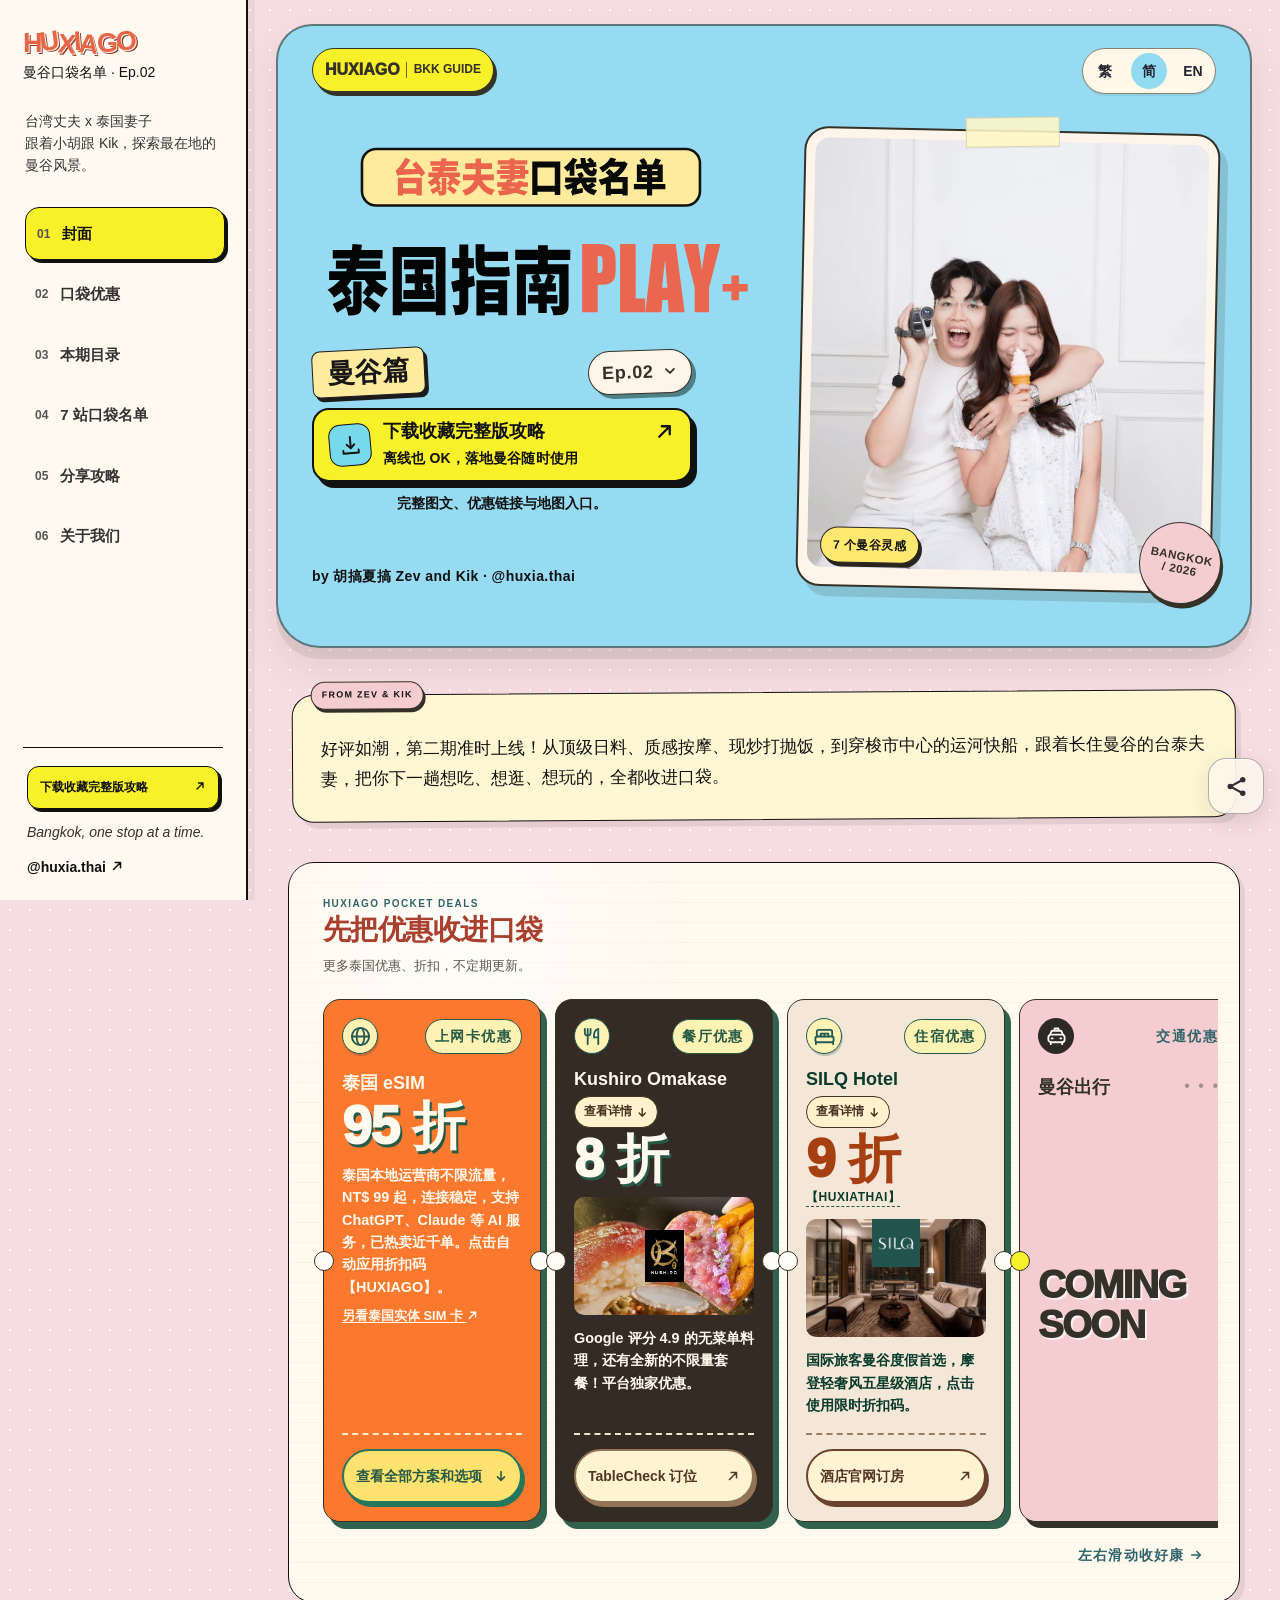
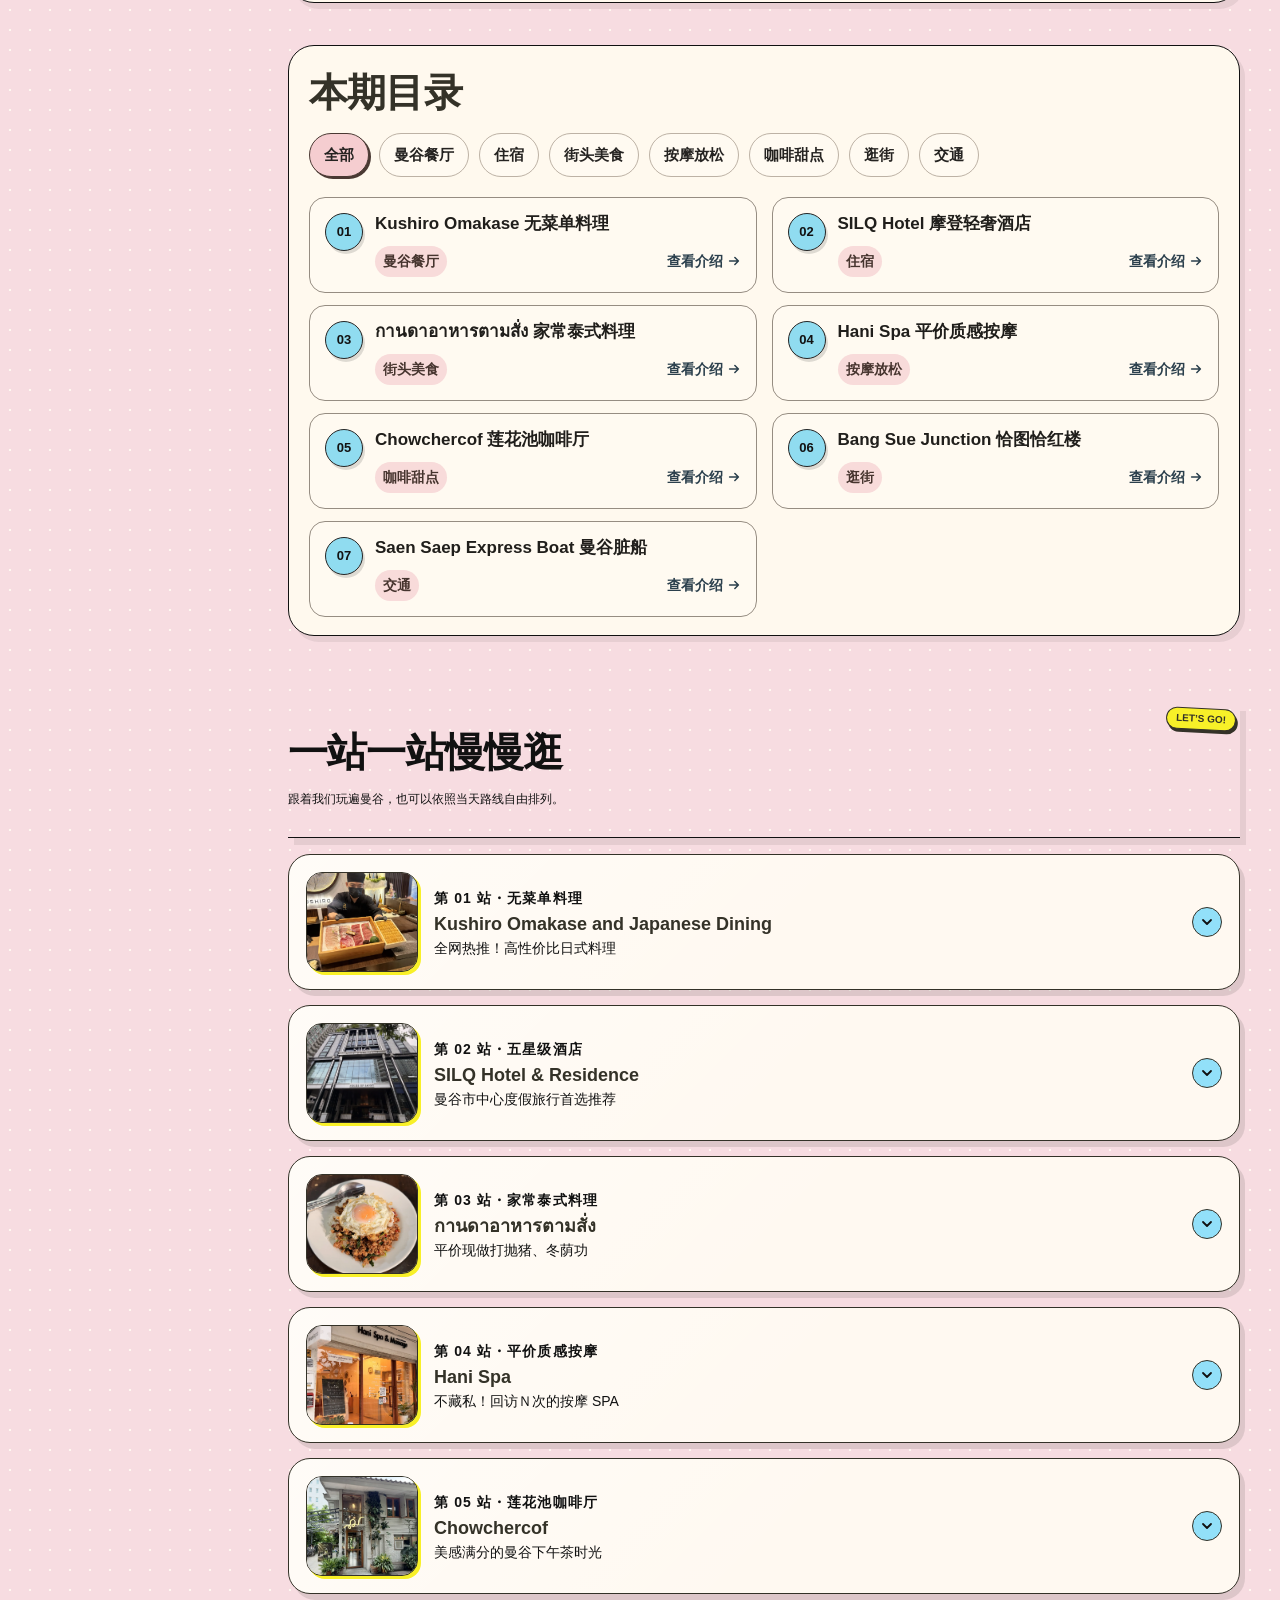
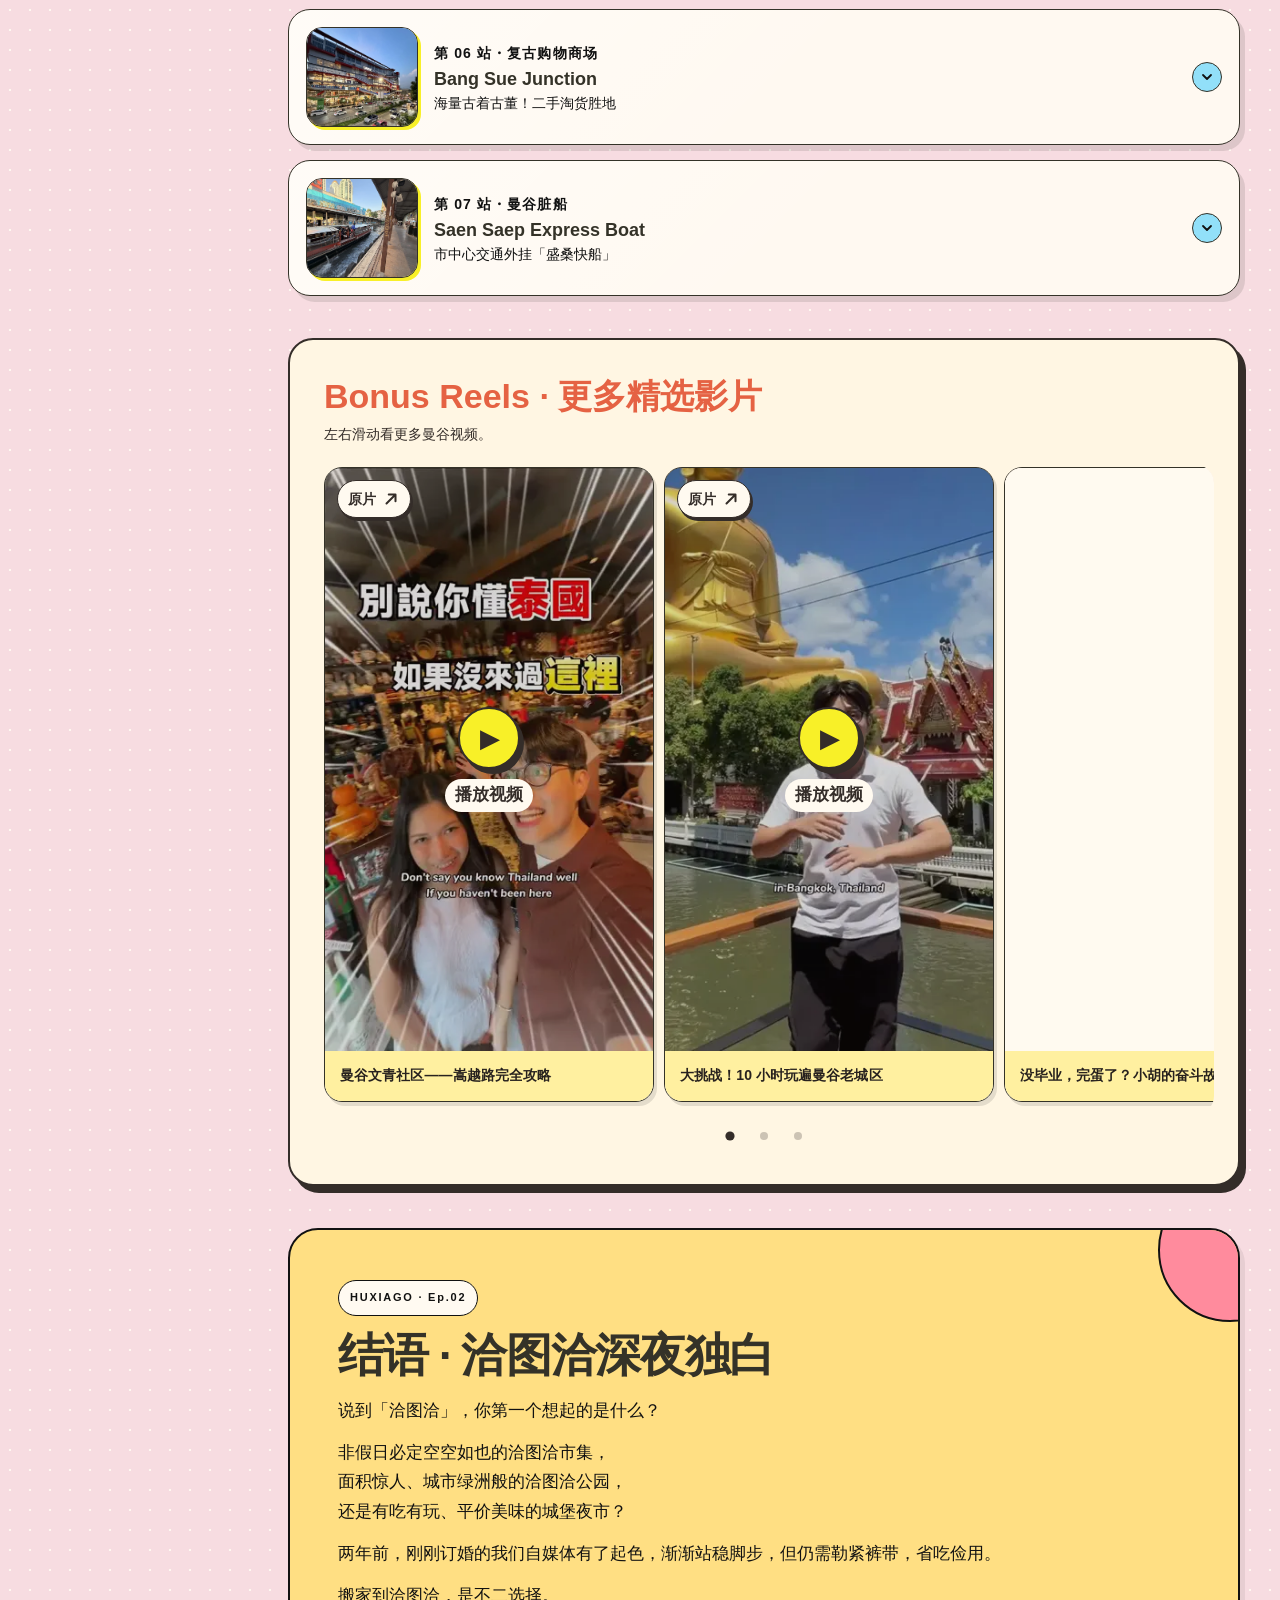
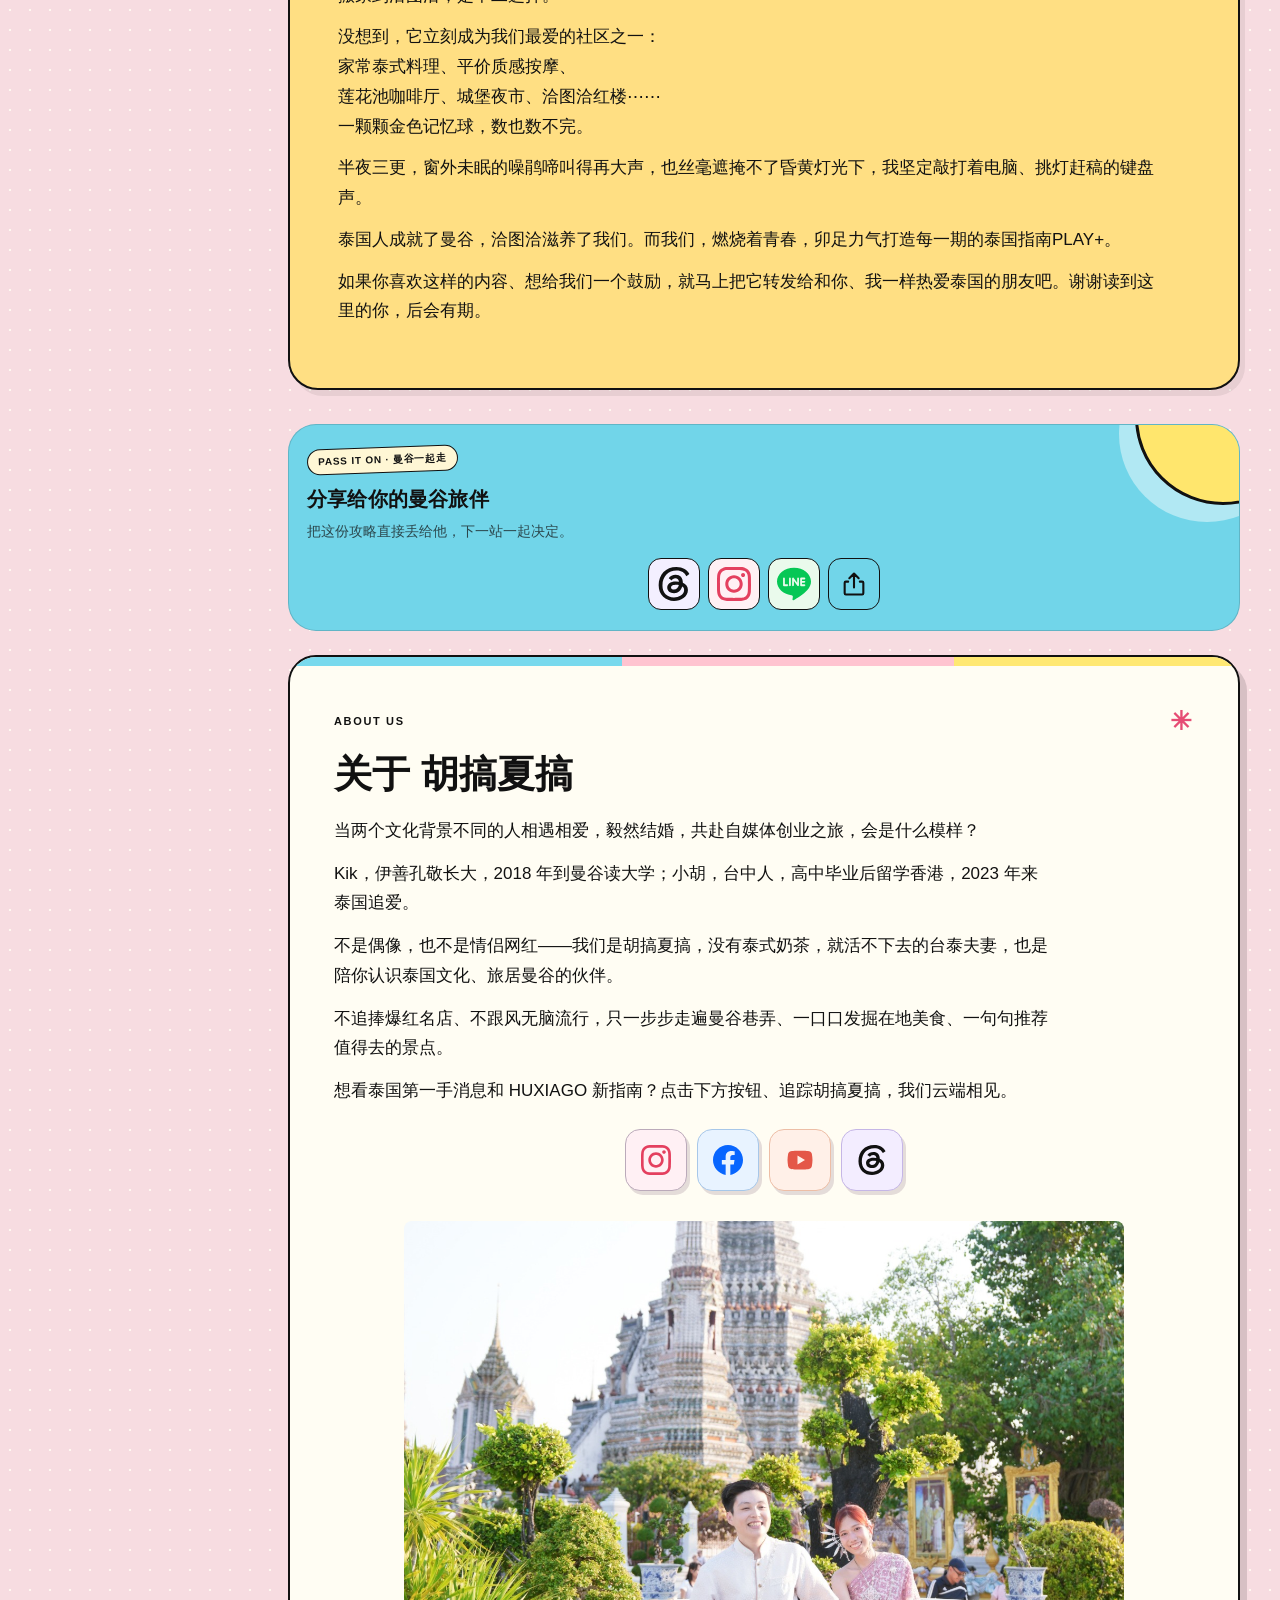
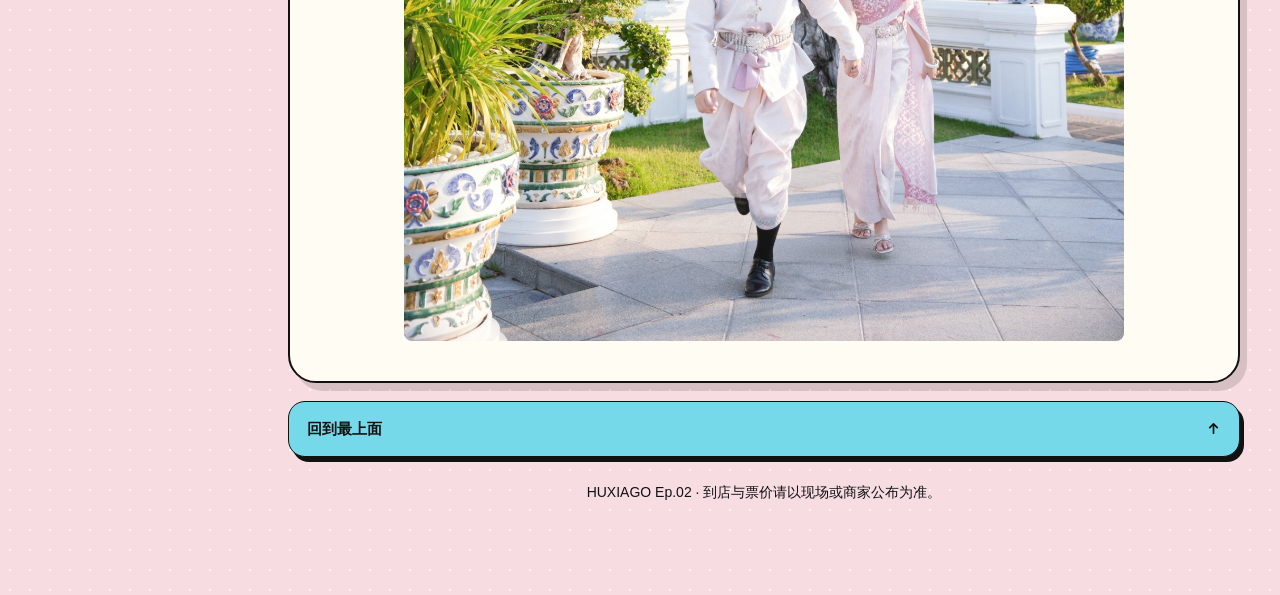
<file: ep02-zh-Hans.html>
<!doctype html>
<html lang="zh-Hans">
<head>
<meta charset="utf-8">
<meta name="viewport" content="width=device-width, initial-scale=1">
<meta name="robots" content="noindex, nofollow">
<title>曼谷口袋名单 Ep.02｜泰国指南PLAY+</title>
<link rel="canonical" href="https://huxiago.com/ep02-zh-Hans.html">
<meta name="description" content="好评如潮，第二期准时上线！从顶级日料、质感按摩、现炒打抛饭，到穿梭市中心的运河快船，跟着长住曼谷的台泰夫妻，把你下一趟想吃、想逛、想玩的，全都收进口袋。"><meta property="og:type" content="website"><meta property="og:url" content="https://huxiago.com/ep02-zh-Hans.html"><meta property="og:title" content="曼谷口袋名单 Ep.02｜泰国指南PLAY+"><meta property="og:description" content="好评如潮，第二期准时上线！从顶级日料、质感按摩、现炒打抛饭，到穿梭市中心的运河快船，跟着长住曼谷的台泰夫妻，把你下一趟想吃、想逛、想玩的，全都收进口袋。"><meta property="og:image" content="https://huxiago.com/media/huxiago-share-ep02-cover.png"><meta property="og:image:width" content="870"><meta property="og:image:height" content="611"><meta name="twitter:card" content="summary_large_image"><meta name="twitter:title" content="曼谷口袋名单 Ep.02｜泰国指南PLAY+"><meta name="twitter:description" content="好评如潮，第二期准时上线！从顶级日料、质感按摩、现炒打抛饭，到穿梭市中心的运河快船，跟着长住曼谷的台泰夫妻，把你下一趟想吃、想逛、想玩的，全都收进口袋。"><meta name="twitter:image" content="https://huxiago.com/media/huxiago-share-ep02-cover.png">
<style>
:root{--cream:#fdf4e9;--cream2:#f6e7d6;--paper:#fffdfa;--orange:#f1741e;--brown:#8a6141;--ink:#2e2823;--muted:#5c5148;--line:rgba(138,97,65,.18)}
*{box-sizing:border-box}html{scroll-behavior:smooth}body{margin:0;background:var(--cream);color:var(--ink);font-family:-apple-system,BlinkMacSystemFont,"Segoe UI","PingFang TC","Noto Sans TC","Microsoft JhengHei",sans-serif;line-height:1.7;-webkit-font-smoothing:antialiased}a{color:inherit}.wrap{width:min(100%,556px);margin:auto;padding:0 18px 60px}.cover{text-align:center;padding:34px 0 0}.kicker{font-size:11px;letter-spacing:.16em;color:var(--brown);font-weight:700;margin:0 0 11px}.cover h1{color:var(--orange);font-size:clamp(32px,9vw,42px);line-height:1.18;letter-spacing:.04em;margin:0}.vol{display:inline-block;border:1.5px solid var(--orange);color:var(--orange);border-radius:99px;padding:3px 14px;font-size:13px;font-weight:800;margin:14px 0 18px}.hero{position:relative;overflow:hidden;border-radius:14px;aspect-ratio:1.18;background:#e5d4c1}.hero img{width:100%;height:100%;object-fit:cover}.hero:after{content:"";position:absolute;inset:50% 0 0;background:linear-gradient(transparent,rgba(31,23,18,.56))}.hero span{position:absolute;z-index:1;bottom:17px;left:19px;color:white;font-size:15px;text-align:left;font-weight:700;letter-spacing:.04em}.byline{font-size:12px;color:var(--brown);margin:13px 0 0}.intro{font-size:14px;color:var(--muted);margin:21px 4px 0}.toc{margin:32px 0}.sec-title{font-size:22px;color:var(--orange);font-weight:800;letter-spacing:.07em;margin:0}.sec-sub{font-size:12px;color:var(--muted);margin:0 0 12px}.toc-list{border-top:1px solid var(--line)}.toc a{display:flex;gap:12px;align-items:center;text-decoration:none;padding:12px 4px;border-bottom:1px solid var(--line)}.num{flex:none;display:grid;place-items:center;width:26px;height:26px;background:var(--cream2);border-radius:50%;font-size:11px;color:var(--brown);font-weight:800}.toc strong{flex:1;font-size:15px}.toc small{display:block;font-size:11px;color:var(--muted);font-weight:400;line-height:1.3}.arrow{color:var(--brown);opacity:.65}.note{border-radius:12px;background:var(--cream2);padding:13px 15px;font-size:13px;color:var(--muted);margin:18px 0}.note strong{color:var(--ink)}.section-head{margin:34px 0 13px}.card{background:var(--paper);border:1px solid var(--line);border-radius:14px;margin:0 0 12px;overflow:hidden;scroll-margin-top:15px}.card summary{display:flex;gap:12px;align-items:center;cursor:pointer;list-style:none;padding:14px 15px}.card summary::-webkit-details-marker{display:none}.thumb{flex:none;width:58px;height:58px;object-fit:cover;border-radius:9px;background:var(--cream2)}.placeholder{display:grid;place-items:center;color:var(--brown);font-size:21px;background:linear-gradient(145deg,#f9ead8,#ead4be)}.head{min-width:0;flex:1}.head small{font-size:10.5px;color:var(--brown);letter-spacing:.08em}.head h3{color:var(--orange);font-size:17px;line-height:1.3;margin:1px 0;font-weight:800}.head p{font-size:11.5px;color:var(--muted);margin:0;overflow:hidden;text-overflow:ellipsis;white-space:nowrap}.chev{font-size:20px;color:var(--brown);transition:transform .2s}.card[open] .chev{transform:rotate(180deg)}.body{padding:0 15px 17px}.photo{margin:1px 0 13px;border-radius:10px;overflow:hidden;background:var(--cream2)}.photo img{width:100%;display:block;max-height:540px;object-fit:cover}.caption{padding:6px 9px;text-align:center;font-size:11px;color:var(--brown)}.missing{aspect-ratio:1.45;display:grid;place-items:center;text-align:center;color:var(--brown);font-size:13px;background:repeating-linear-gradient(135deg,#faedde,#faedde 14px,#f6e5d4 14px,#f6e5d4 28px)}.body>p{font-size:14px;color:var(--muted);margin:0 0 12px}.body>p.lead{font-weight:700;color:var(--ink)}.tip{border-left:3px solid var(--orange);background:#fff2e9;padding:9px 12px;font-size:12.5px;color:var(--muted);border-radius:0 8px 8px 0;margin:0 0 12px}.info{background:var(--cream2);border-radius:10px;padding:11px 13px;margin:0 0 12px;font-size:12.5px;color:var(--muted)}.info b{display:block;color:var(--ink);font-size:14px}.btn{display:inline-flex;align-items:center;gap:8px;color:var(--brown);font-weight:800;text-decoration:none;font-size:13.5px;border-bottom:1.5px solid var(--brown);padding-bottom:2px}.outro{background:var(--cream2);border-radius:14px;text-align:center;margin-top:30px;padding:20px 18px}.outro h2{color:var(--orange);font-size:23px;margin:0 0 4px}.outro p{font-size:13px;color:var(--muted);margin:0 0 12px}.outro a{color:var(--brown);font-weight:700}.footer{text-align:center;font-size:11px;color:var(--brown);margin:25px 0 0}@media(min-width:700px){body{background:linear-gradient(90deg,#f8e9d8,var(--cream) 30%,var(--cream) 70%,#f8e9d8)}.wrap{box-shadow:0 0 50px rgba(120,75,35,.05)}}

.hero{aspect-ratio:3/2}
.hero img{object-fit:cover;object-position:center}
.esim{margin:30px 0 32px;padding:19px 17px 17px;border:1px solid rgba(241,116,30,.28);border-radius:15px;background:linear-gradient(155deg,#fff8ef,#f9e6d1)}
.esim-label{font-size:11px;letter-spacing:.12em;color:var(--brown);font-weight:800;margin:0 0 6px}
.esim h2{font-size:20px;line-height:1.35;margin:0 0 7px;color:var(--orange)}
.esim p{font-size:13.5px;color:var(--muted);margin:0 0 13px}
.esim a{display:flex;align-items:center;justify-content:center;gap:8px;background:var(--orange);color:#fff;text-decoration:none;border-radius:10px;min-height:48px;padding:11px 15px;font-weight:800;font-size:15px}
.esim a:focus-visible{outline:3px solid var(--brown);outline-offset:3px}
.esim small{display:block;text-align:center;font-size:11px;line-height:1.5;color:var(--brown);margin-top:9px}
.toc-group{padding:17px 4px 5px;border-bottom:1px solid var(--line);font-size:11px;color:var(--brown);font-weight:800;letter-spacing:.12em}
.group-head{margin:31px 0 12px;color:var(--brown);font-size:13px;font-weight:800;letter-spacing:.1em}
.gallery{display:flex;gap:10px;overflow-x:auto;scroll-snap-type:x mandatory;scrollbar-width:thin;margin:2px -15px 6px;padding:0 15px 10px}
.gallery figure{flex:0 0 91%;margin:0;scroll-snap-align:center;overflow:hidden;border-radius:10px;background:var(--cream2)}
.gallery figure img{display:block;width:100%;height:clamp(280px,82vw,470px);object-fit:cover}
.gallery figure.screen img{object-fit:contain;background:#f7f5f1}
.gallery figcaption{padding:7px 10px;font-size:11.5px;line-height:1.4;color:var(--brown);text-align:center}
.gallery-hint{font-size:11px;color:var(--brown);text-align:right;margin:0 0 10px}
.clip{margin:15px 0 17px;padding:12px;background:var(--cream2);border-radius:11px}
.clip h4{font-size:13px;color:var(--ink);margin:0 0 8px}
.clip video{width:100%;display:block;max-height:440px;background:#211a17;border-radius:8px}
.clip p{font-size:11.5px;color:var(--brown);margin:7px 0 0}
.clip-media{position:relative}
.clip-media video{pointer-events:none}
.clip-actions{position:absolute;right:9px;bottom:9px;display:flex;gap:7px}
.clip-actions button{border:1px solid rgba(255,255,255,.7);background:rgba(38,29,24,.76);color:#fff;border-radius:99px;padding:6px 10px;min-width:42px;min-height:36px;font-family:inherit;font-size:12px;font-weight:700;line-height:1.2;cursor:pointer;backdrop-filter:blur(8px)}
.clip-actions button:focus-visible{outline:3px solid var(--orange);outline-offset:2px}

/* Vol.01 long-form guide copy */
.card .body .story-heading {font-size:1.22rem;line-height:1.4;margin:1.9em 0 .65em;color:var(--ink, #3b2723);font-weight:750;}
.card .body .story-list {padding-left:1.35em;margin:.7em 0 1.3em;line-height:1.8;}
.card .body .story-list li {margin:.4em 0;}
.card .body .story-list li::marker {color:#c35e42;}


/* ======================== HUXIAGO VISUAL PROPOSAL v7 ======================== */
:root{
  --sky:#92E0F9; --sky-soft:#AFE6F5; --cream:#FEF4EA; --cream-2:#FFF9F1;
  --pink:#F5CDD0; --pink-deep:#F0BFC4; --lemon:#F8F028; --ink:#343228;
  --teal:#4D7F84; --teal-dark:#2F656A; --line:rgba(52,50,40,.82); --white:#fff;
  --shadow:0 11px 0 rgba(52,50,40,.09),0 20px 42px rgba(52,50,40,.09);
  --radius:22px;
}
html{scroll-behavior:smooth;background:var(--sky)}
body.visual-v7{
  background:var(--sky);color:var(--ink);
  background-image:
    repeating-linear-gradient(45deg,rgba(255,255,255,.28) 0 1px,transparent 1px 13px),
    repeating-linear-gradient(-45deg,rgba(255,255,255,.18) 0 1px,transparent 1px 13px);
  background-size:18px 18px;
  animation:gridDrift 32s linear infinite;
}
.visual-v7 .wrap{width:min(100%,620px);padding:0 16px 72px;background:transparent;overflow:clip;box-shadow:none}
.visual-v7 a{-webkit-tap-highlight-color:transparent}

/* cover: sky + scrapbook */
.visual-v7 .cover{position:relative;padding:24px 0 40px;isolation:isolate;min-height:760px;display:flex;flex-direction:column;justify-content:center}
.visual-v7 .cover::before{content:"";position:absolute;inset:14px -22px 18px;border:2px solid rgba(52,50,40,.58);border-radius:34px;background:rgba(146,224,249,.72);z-index:-2;box-shadow:var(--shadow)}
.visual-v7 .cover::after{content:"";position:absolute;left:-48px;right:-48px;bottom:-8px;height:112px;background:
  radial-gradient(circle at 38px 56px,var(--cream) 0 43px,transparent 44px),
  radial-gradient(circle at 112px 48px,var(--cream) 0 56px,transparent 57px),
  radial-gradient(circle at 202px 63px,var(--cream) 0 46px,transparent 47px),
  radial-gradient(circle at 300px 43px,var(--cream) 0 60px,transparent 61px),
  radial-gradient(circle at 408px 58px,var(--cream) 0 50px,transparent 51px),
  radial-gradient(circle at 520px 47px,var(--cream) 0 63px,transparent 64px),
  radial-gradient(circle at 620px 66px,var(--cream) 0 48px,transparent 49px);z-index:-1}
.visual-v7 .kicker{align-self:center;background:var(--lemon);color:var(--ink);border:1.5px solid var(--ink);border-radius:999px;padding:7px 13px;font-size:10px;letter-spacing:.16em;box-shadow:3px 4px 0 var(--ink);transform:rotate(-1.8deg);margin-bottom:18px}
.visual-v7 .cover h1{color:var(--ink);font-size:clamp(38px,11vw,56px);line-height:1.02;letter-spacing:-.025em;margin:0 auto 12px;max-width:520px;text-shadow:2px 2px 0 rgba(255,255,255,.8)}
.visual-v7 .cover h1::after{content:"曼谷口袋靈感";display:table;margin:12px auto 0;background:var(--lemon);border:1.5px solid var(--ink);padding:4px 12px;font:700 14px/1.1 "Bradley Hand","Hannotate TC",cursive;letter-spacing:.08em;transform:rotate(1.5deg);box-shadow:3px 3px 0 var(--ink)}
.visual-v7 .vol{background:var(--cream);border:1.5px solid var(--ink);color:var(--ink);box-shadow:4px 4px 0 var(--teal);font-weight:900;transform:rotate(-2deg);margin:8px auto 18px}
.visual-v7 .hero{position:relative;width:calc(100% - 12px);margin:auto;border:2px solid var(--ink);border-radius:24px;aspect-ratio:1.24;background:var(--cream);padding:9px;overflow:visible;box-shadow:8px 10px 0 rgba(52,50,40,.16);transform:rotate(.7deg);animation:heroFloat 6.5s ease-in-out infinite}
.visual-v7 .hero::before{content:"";position:absolute;width:92px;height:28px;left:50%;top:-15px;transform:translateX(-50%) rotate(-2deg);background:rgba(255,247,198,.88);border:1px solid rgba(52,50,40,.16);z-index:4;box-shadow:0 1px 0 rgba(0,0,0,.06)}
.visual-v7 .hero img{border-radius:15px;object-position:center 52%;filter:saturate(.95) contrast(1.01)}
.visual-v7 .hero span{left:22px;right:22px;bottom:22px;width:max-content;max-width:calc(100% - 44px);background:var(--ink);color:white;border-radius:999px;padding:7px 12px;font-size:12px;box-shadow:3px 3px 0 var(--lemon)}
.visual-v7 .byline{margin:16px 0 0;color:var(--ink);font-weight:800;letter-spacing:.03em}
.visual-v7 .travel-stamp{position:absolute;right:9px;bottom:118px;border:1.5px solid var(--ink);border-radius:50%;width:76px;height:76px;display:grid;place-items:center;background:var(--pink);font:800 9px/1.1 monospace;letter-spacing:.06em;transform:rotate(11deg);box-shadow:3px 4px 0 var(--ink);z-index:5}
.hero-doodles .doodle{position:absolute;z-index:4;display:grid;place-items:center;color:var(--ink);font-weight:900;text-shadow:1px 1px 0 white;animation:doodleFloat 5s ease-in-out infinite;pointer-events:none}
.d-star{font-size:42px;color:var(--lemon)!important;left:6px;top:126px;transform:rotate(-12deg)}
.d-flower{font-size:33px;color:var(--pink)!important;right:2px;top:168px;animation-delay:-2s!important}
.d-sun{font-size:38px;color:var(--lemon)!important;right:18px;bottom:205px;animation-delay:-1s!important}
.d-plane{font-size:44px;color:var(--teal)!important;left:2px;bottom:248px;transform:rotate(-18deg);animation-delay:-3.2s!important}
.d-spark{font-size:32px;right:68px;top:100px;animation-delay:-4s!important}

/* sticky quick nav */
.pocket-nav{position:sticky;top:max(10px,env(safe-area-inset-top));z-index:30;margin:-22px auto 26px;width:max-content;display:flex;gap:4px;padding:5px;background:rgba(255,249,241,.9);backdrop-filter:blur(16px);border:1.5px solid var(--ink);border-radius:999px;box-shadow:4px 5px 0 rgba(52,50,40,.23)}
.pocket-nav a{min-width:66px;text-align:center;text-decoration:none;font-size:12px;font-weight:900;padding:7px 11px;border-radius:999px;transition:.22s ease}
.pocket-nav a:hover,.pocket-nav a:active{background:var(--lemon);transform:translateY(-1px)}

/* intro card */
.visual-v7 .intro{position:relative;margin:18px 4px 34px;padding:24px 20px 22px;background:var(--cream);border:1.5px solid var(--ink);border-radius:30px 30px 20px 20px;color:var(--ink);font-size:14px;box-shadow:6px 7px 0 rgba(52,50,40,.12);transform:rotate(-.35deg)}
.visual-v7 .intro::before{content:"FROM ZEV & KIK";position:absolute;top:-14px;left:18px;background:var(--pink);border:1.5px solid var(--ink);padding:5px 10px;border-radius:999px;font-size:9px;font-weight:900;letter-spacing:.14em;box-shadow:2px 3px 0 var(--ink)}

/* deal wallet inspired by the coupon UI */
.deal-zone{margin:18px 0 34px;padding:26px 16px 20px;background:var(--lemon);border:1.5px solid var(--ink);border-radius:30px;box-shadow:7px 8px 0 rgba(52,50,40,.16);position:relative;overflow:hidden}
.deal-zone::before{content:"";position:absolute;inset:0;background:radial-gradient(circle at 18% 10%,rgba(255,255,255,.65),transparent 22%),repeating-linear-gradient(0deg,transparent 0 19px,rgba(52,50,40,.035) 19px 20px);pointer-events:none}
.deal-kicker{position:relative;margin:0 0 4px;font:900 10px/1.2 monospace;letter-spacing:.14em;color:var(--teal-dark)}
.deal-zone h2{position:relative;margin:0;color:var(--teal-dark);font-size:28px;line-height:1.12;letter-spacing:-.02em}
.deal-intro{position:relative;margin:10px 0 17px;font-size:13px;line-height:1.65;color:rgba(52,50,40,.82)}
.deal-track{position:relative;display:grid;grid-auto-flow:column;grid-auto-columns:84%;gap:12px;overflow-x:auto;scroll-snap-type:x mandatory;padding:2px 10px 12px 2px;scrollbar-width:none}
.deal-track::-webkit-scrollbar{display:none}
.deal-ticket{position:relative;scroll-snap-align:start;min-height:245px;padding:18px 18px 16px;border:1.5px solid var(--ink);border-radius:17px;background:var(--cream);box-shadow:5px 6px 0 var(--ink);overflow:visible;transform-origin:50% 100%;transition:transform .24s ease,box-shadow .24s ease}
.deal-ticket::before,.deal-ticket::after{content:"";position:absolute;top:50%;width:18px;height:18px;border-radius:50%;background:var(--lemon);border:1.5px solid var(--ink);transform:translateY(-50%);z-index:2}
.deal-ticket::before{left:-10px}.deal-ticket::after{right:-10px}
.deal-ticket:active{transform:translateY(3px) rotate(-.4deg);box-shadow:2px 3px 0 var(--ink)}
.deal-yellow{background:#FFF7C6}.deal-pink{background:var(--pink)}.deal-blue{background:var(--sky-soft)}
.ticket-top{display:flex;align-items:center;justify-content:space-between;gap:8px}
.ticket-no{display:grid;place-items:center;width:36px;height:36px;border-radius:50%;background:var(--ink);color:#fff;font:900 11px monospace}
.ticket-eyebrow{font-size:10px;font-weight:900;letter-spacing:.1em;text-transform:uppercase;color:var(--teal-dark)}
.deal-ticket h3{font-size:18px;margin:18px 0 2px}.ticket-value{font-size:clamp(27px,9vw,40px);font-weight:1000;letter-spacing:-.045em;line-height:1;color:var(--ink);text-shadow:2px 2px 0 rgba(255,255,255,.7)}
.deal-ticket p{font-size:12px;line-height:1.55;margin:12px 0 16px;color:rgba(52,50,40,.82)}
.ticket-cta{display:flex;align-items:center;justify-content:space-between;text-decoration:none;border:1.5px solid var(--teal-dark);border-radius:999px;padding:10px 13px;font-size:12px;font-weight:900;color:var(--teal-dark);background:rgba(255,255,255,.46)}
.ticket-cta:not(.ticket-disabled)::after{content:"→";font-size:17px}.ticket-disabled{opacity:.58;border-style:dashed}
.ticket-dots{position:absolute;right:16px;top:72px;letter-spacing:2px;color:rgba(52,50,40,.4)}
.deal-swipe{margin:7px 2px 0;text-align:right;font:800 10px/1.2 monospace;letter-spacing:.08em;color:var(--teal-dark)}

/* editorial TOC */
.visual-v7 .toc{position:relative;margin:30px 0 34px;padding:28px 16px 18px;background:var(--cream);border:1.5px solid var(--ink);border-radius:32px;box-shadow:7px 8px 0 rgba(52,50,40,.13)}
.visual-v7 .toc::after{content:"✿";position:absolute;right:14px;top:10px;font-size:28px;color:var(--pink);text-shadow:1px 1px 0 var(--ink);transform:rotate(14deg)}
.visual-v7 .sec-title{color:var(--ink);font-size:27px;letter-spacing:-.02em}
.visual-v7 .sec-sub{color:rgba(52,50,40,.66);font-size:12px;margin-top:3px}
.visual-v7 .toc-list{border-top:0;margin-top:16px}
.visual-v7 .toc-group{display:table;margin:18px 0 6px;padding:5px 10px;background:var(--lemon);border:1px solid var(--ink);border-radius:999px;font-size:11px;font-weight:900;letter-spacing:.04em;box-shadow:2px 2px 0 var(--ink)}
.visual-v7 .toc a{border-bottom:1px dashed rgba(52,50,40,.28);padding:12px 4px;transition:transform .2s ease,background .2s ease;border-radius:14px}
.visual-v7 .toc a:active{transform:translateX(5px);background:rgba(146,224,249,.2)}
.visual-v7 .num{background:var(--sky);border:1px solid var(--ink);color:var(--ink);font-weight:1000;box-shadow:2px 2px 0 rgba(52,50,40,.28)}
.visual-v7 .arrow{font-size:18px;color:var(--teal-dark)}
.visual-v7 .note{background:var(--pink);border:1px solid var(--ink);border-radius:16px;color:var(--ink);box-shadow:3px 3px 0 rgba(52,50,40,.15)}

/* chapters + cards */
.visual-v7 .section-head{position:relative;margin:48px 0 18px;padding:25px 18px 21px;background:var(--pink);border:1.5px solid var(--ink);border-radius:27px;box-shadow:6px 7px 0 rgba(52,50,40,.13)}
.section-sticker{position:absolute;right:14px;top:-14px;background:var(--lemon);border:1.5px solid var(--ink);padding:5px 9px;border-radius:999px;font:900 10px/1 monospace;transform:rotate(3deg);box-shadow:2px 3px 0 var(--ink)}
.visual-v7 .group-head{position:relative;margin:34px 0 12px;padding:13px 14px 10px 54px;background:var(--sky-soft);border:1.5px solid var(--ink);border-radius:18px;font-size:17px;font-weight:900;box-shadow:4px 5px 0 rgba(52,50,40,.13)}
.chapter-chip{position:absolute;left:10px;top:50%;transform:translateY(-50%) rotate(-4deg);display:grid;place-items:center;width:36px;height:36px;background:var(--lemon);border:1.5px solid var(--ink);border-radius:50%;font:900 9px monospace;box-shadow:2px 2px 0 var(--ink)}
.visual-v7 .card{border:1.5px solid var(--ink);border-radius:22px;background:var(--cream-2);box-shadow:5px 6px 0 rgba(52,50,40,.13);margin-bottom:15px;transition:transform .25s ease,box-shadow .25s ease;background-image:linear-gradient(135deg,rgba(255,255,255,.45),transparent 55%)}
.visual-v7 .card[open]{transform:translateY(-3px);box-shadow:8px 10px 0 rgba(52,50,40,.16)}
.visual-v7 .card summary{padding:13px 14px;gap:13px}
.visual-v7 .thumb{border:1.5px solid var(--ink);border-radius:16px;box-shadow:3px 3px 0 var(--lemon)}
.visual-v7 .head small{color:var(--teal-dark);font-weight:900}
.visual-v7 .head h3{color:var(--ink);font-size:18px}.visual-v7 .head p{color:rgba(52,50,40,.67)}
.visual-v7 .chev{display:grid;place-items:center;width:30px;height:30px;border:1px solid var(--ink);border-radius:50%;background:var(--sky);color:var(--ink)}
.visual-v7 .body{padding:0 14px 18px}
.visual-v7 .gallery{border-radius:18px;scrollbar-width:none}.visual-v7 .gallery::-webkit-scrollbar{display:none}
.visual-v7 .gallery figure{border:1.5px solid var(--ink);border-radius:18px;overflow:hidden;background:#fff;box-shadow:3px 4px 0 rgba(52,50,40,.13)}
.visual-v7 .gallery-hint{color:var(--teal-dark);font-weight:900;letter-spacing:.04em}
.visual-v7 .body>p.lead{color:var(--ink);font-size:15px}.visual-v7 .body>p{color:rgba(52,50,40,.78)}
.visual-v7 .tip{border:1px solid var(--ink);border-left:5px solid var(--lemon);background:#FFF9D7;border-radius:12px;color:var(--ink)}
.visual-v7 .info{border:1px solid rgba(52,50,40,.38);background:var(--sky-soft);color:var(--ink)}
.visual-v7 .btn{display:inline-flex;border:1.5px solid var(--ink);border-bottom:1.5px solid var(--ink);padding:9px 13px;border-radius:999px;background:var(--lemon);color:var(--ink);box-shadow:3px 3px 0 var(--ink);transition:transform .2s ease}
.visual-v7 .btn:active{transform:translate(2px,2px);box-shadow:1px 1px 0 var(--ink)}

/* inline autoplay video kept in-page */
.visual-v7 .clip{border:1.5px solid var(--ink);border-radius:20px;background:var(--pink);box-shadow:4px 5px 0 rgba(52,50,40,.13);overflow:hidden}
.visual-v7 .clip h4{color:var(--ink)}
.visual-v7 .clip-media{border:1.5px solid var(--ink);border-radius:16px;overflow:hidden;background:var(--ink)}
.visual-v7 .clip-actions button{border:1px solid var(--ink);background:var(--cream);color:var(--ink);border-radius:999px}

/* outro */
.visual-v7 .outro{position:relative;margin-top:42px;padding:30px 20px;background:var(--pink);border:1.5px solid var(--ink);border-radius:32px;box-shadow:7px 8px 0 rgba(52,50,40,.15)}
.visual-v7 .outro h2{color:var(--ink);font-size:28px}.visual-v7 .outro p{color:rgba(52,50,40,.75)}
.visual-v7 .outro a{display:inline-flex;padding:9px 14px;border-radius:999px;background:var(--lemon);border:1.5px solid var(--ink);box-shadow:3px 3px 0 var(--ink);text-decoration:none;color:var(--ink)}
.visual-v7 .footer{color:rgba(52,50,40,.72)}

/* scroll reveal */
.js-v7 .reveal-card,.js-v7 .card,.js-v7 .group-head,.js-v7 .section-head{opacity:0;transform:translateY(18px) rotate(.2deg)}
.js-v7 .in-view{opacity:1!important;transform:translateY(0) rotate(0)!important;transition:opacity .55s ease,transform .55s cubic-bezier(.2,.75,.25,1)}
@keyframes heroFloat{0%,100%{transform:rotate(.7deg) translateY(0)}50%{transform:rotate(-.2deg) translateY(-7px)}}
@keyframes doodleFloat{0%,100%{translate:0 0;rotate:0deg}50%{translate:0 -9px;rotate:6deg}}
@keyframes gridDrift{to{background-position:36px 18px,-36px 18px}}
@media(min-width:700px){.visual-v7 .wrap{padding-left:24px;padding-right:24px}.deal-track{grid-auto-columns:61%}.visual-v7 .cover{min-height:790px}}
@media(prefers-reduced-motion:reduce){html{scroll-behavior:auto}.visual-v7,.visual-v7 *{animation:none!important;transition:none!important}.js-v7 .reveal-card,.js-v7 .card,.js-v7 .group-head,.js-v7 .section-head{opacity:1;transform:none}}


.visual-v7 .clip-media{position:relative;overflow:hidden;border-radius:14px;background:#000;}
.visual-v7 .clip-media video{pointer-events:auto!important;width:100%;display:block;background:#000;object-fit:cover;min-height:180px;}
.visual-v7 .clip-actions{z-index:5;right:10px;bottom:10px;align-items:center;}
.visual-v7 .clip-actions button{display:grid;place-items:center;width:40px;height:40px;min-width:40px;padding:0;border-radius:999px;background:rgba(0,0,0,.72);border:1px solid rgba(255,255,255,.8);backdrop-filter:blur(9px);-webkit-backdrop-filter:blur(9px);}
.visual-v7 .clip-actions button svg{width:18px;height:18px;display:block;color:#fff;}
.visual-v7 .clip-actions .clip-pip{width:auto;min-width:44px;padding:0 11px;color:#fff;font-size:11px;font-weight:900;}
.visual-v7 .video-play-gate{position:absolute;inset:0;z-index:4;display:none;align-items:center;justify-content:center;background:linear-gradient(180deg,rgba(0,0,0,.03),rgba(0,0,0,.18));border:0;color:white;cursor:pointer;}
.visual-v7 .video-play-gate.show{display:flex;}
.visual-v7 .video-play-gate span{width:58px;height:58px;border-radius:50%;display:grid;place-items:center;background:rgba(0,0,0,.72);border:1px solid rgba(255,255,255,.85);box-shadow:0 8px 20px rgba(0,0,0,.16);backdrop-filter:blur(8px);-webkit-backdrop-filter:blur(8px);}
.visual-v7 .video-play-gate svg{width:24px;height:24px;margin-left:3px;}
.visual-v7 .video-status{position:absolute;left:10px;bottom:10px;z-index:5;background:rgba(0,0,0,.58);color:#fff;border-radius:999px;padding:5px 9px;font-size:10px;font-weight:800;letter-spacing:.04em;opacity:0;transform:translateY(4px);transition:.18s ease;pointer-events:none;}
.visual-v7 .video-status.show{opacity:1;transform:none;}


.visual-v7 .clip-media video{pointer-events:none!important;-webkit-user-select:none;user-select:none}
.visual-v7 .clip-actions{z-index:6}
.visual-v7 .outro{margin-top:30px;padding:25px 20px;background:#f4cbd0!important}
.visual-v7 .outro .ending-kicker{font-size:11px;letter-spacing:.16em;font-weight:900;margin:0 0 12px;color:#111!important}
.visual-v7 .outro h2{margin:0 0 13px;line-height:1.2}
.visual-v7 .outro p{font-size:14px;line-height:1.8;margin:0 0 12px;color:#111!important}
.visual-v7 .about-huxia{margin:23px 0 18px;padding:25px 20px 22px;background:#fffaf2;border:1.5px solid #111;border-radius:28px;box-shadow:6px 7px 0 rgba(52,50,40,.12)}
.visual-v7 .about-eyebrow{display:flex;justify-content:space-between;align-items:center;font:900 11px/1.2 monospace;letter-spacing:.15em;color:#111}
.visual-v7 .about-eyebrow span{font-size:18px}
.visual-v7 .about-huxia h2{font-size:27px;line-height:1.2;margin:13px 0 15px;color:#111}
.visual-v7 .about-huxia p{font-size:14px;line-height:1.85;color:#111;margin:0 0 13px}
.visual-v7 .about-social{display:grid;grid-template-columns:repeat(2,minmax(0,1fr));gap:10px;margin-top:24px}
.visual-v7 .about-social a{display:flex;align-items:center;gap:9px;min-height:58px;padding:11px 12px;border:1.5px solid #111;border-radius:16px;background:#f8e9ed;color:#111;text-decoration:none;font-size:13px;font-weight:800;box-shadow:3px 3px 0 rgba(52,50,40,.12)}
.visual-v7 .about-social a:nth-child(2),.visual-v7 .about-social a:nth-child(3){background:#e5f6fc}
.visual-v7 .about-social svg{width:23px;height:23px;flex:none}
.visual-v7 .about-social a span:last-child{margin-left:auto}
.visual-v7 .hux-back-top{display:flex;align-items:center;justify-content:space-between;width:100%;min-height:56px;padding:12px 18px;background:#f8f028;color:#111;border:1.5px solid #111;border-radius:17px;box-shadow:4px 5px 0 #111;text-decoration:none;font-size:15px;font-weight:900}
.visual-v7 .hux-back-top:focus-visible,.visual-v7 .about-social a:focus-visible{outline:3px solid #2f656a;outline-offset:3px}
.visual-v7 .footer{margin:24px 8px 0;text-align:center;font-size:11px;line-height:1.7;color:#111!important}
@media(max-width:360px){.visual-v7 .about-social{gap:7px}.visual-v7 .about-social a{padding:9px;font-size:11px;gap:6px}}


/* Use neutral, readable CJK fonts; the title's movement comes from its layout. */
.visual-v7 .cover h1::after{content:none!important;display:none!important}
.visual-v7 .cover h1{font-family:"Noto Sans TC","PingFang TC","Microsoft JhengHei",sans-serif;letter-spacing:-.055em;text-shadow:none;font-weight:900;line-height:1.02;max-width:none;overflow:visible}
.visual-v7 .cover .title-row{display:block;white-space:nowrap;position:relative;width:max-content;max-width:100%}
.visual-v7 .cover .title-row + .title-row{margin-top:13px;margin-left:8px;transform:rotate(-2deg)}
.visual-v7 .cover .title-char{display:inline-block;position:relative;color:#fff9ed;-webkit-text-stroke:1.45px #292225;paint-order:stroke fill;text-shadow:2px 2px 0 #292225,4px 4px 0 #292225,7px 7px 0 #f26953;transform:rotate(var(--tilt,0deg)) translateY(var(--lift,0px));transition:transform .35s cubic-bezier(.22,1.25,.35,1)}
.visual-v7 .cover .title-char:nth-child(2){--tilt:-4deg;--lift:-3px}
.visual-v7 .cover .title-char:nth-child(3){--tilt:2deg;--lift:2px}
.visual-v7 .cover .title-char:nth-child(4){--tilt:-2deg;--lift:-2px}
.visual-v7 .cover .title-char:nth-child(5){--tilt:3deg;--lift:2px}
.visual-v7 .cover .title-char:nth-child(6){--tilt:-3deg;--lift:-4px}
.visual-v7 .cover .title-row:last-child .title-char:nth-child(2){color:#fff378}
.visual-v7 .cover .title-row:last-child::after{content:"";position:absolute;z-index:-1;left:4%;right:7%;bottom:-10px;height:13px;border-radius:70% 40% 60% 40%;background:#f56d58;transform:rotate(-3deg)}
.visual-v7 .hero img{object-position:center 53%;filter:none}
.desktop-rail .rail-brand{gap:0}
.desktop-rail .rail-brand strong{display:flex;align-items:center;width:max-content;max-width:100%;font-family:"Arial Black","Arial Rounded MT Bold",Arial,sans-serif;font-size:19px;font-weight:900;letter-spacing:-.055em;line-height:1.12;color:#422169;filter:drop-shadow(1px 2px 0 #f8edcf)}
.desktop-rail .rail-brand .logo-letter{display:inline-block;transform:rotate(var(--angle,0deg)) translateY(var(--rise,0px));text-shadow:1px 1px 0 #fff8e6,2px 2px 0 #412068}
.desktop-rail .rail-brand .logo-letter:nth-child(2){--angle:-8deg;--rise:-2px}
.desktop-rail .rail-brand .logo-letter:nth-child(3){--angle:5deg;--rise:1px}
.desktop-rail .rail-brand .logo-letter:nth-child(4){--angle:-4deg;--rise:-2px}
.desktop-rail .rail-brand .logo-letter:nth-child(5){--angle:6deg;--rise:1px}
.desktop-rail .rail-brand .logo-letter:nth-child(6),.desktop-rail .rail-brand .logo-letter:nth-child(7){color:#e96548;text-shadow:1px 1px 0 #fff8e6,2px 2px 0 #8f352d}
.desktop-rail .rail-brand .logo-letter:nth-child(7){--angle:-7deg;--rise:-2px}
.desktop-rail .rail-brand small{font-family:"Noto Sans TC","PingFang TC","Microsoft JhengHei",sans-serif;font-size:10px}
@media (min-width:980px){.visual-v7 .cover h1{font-size:clamp(49px,5.1vw,68px)}}
@media (max-width:979px){.visual-v7 .cover h1{font-size:clamp(38px,9.3vw,56px)}.visual-v7 .cover .title-row + .title-row{margin-top:9px;margin-left:5px}}
@media (max-width:370px){.visual-v7 .cover h1{font-size:10vw}}
@media (prefers-reduced-motion:reduce){.visual-v7 .cover .title-char{transition:none}}

.visual-v7 .hero::after{content:none!important}


/* Brand uses the same coral orange across every letter. */
.desktop-rail .rail-brand strong{font-size:27px!important;letter-spacing:-.075em!important;filter:none!important}
.desktop-rail .rail-brand .logo-letter{color:#e96548!important;text-shadow:1px 1px 0 #fff8e6,2px 2px 0 #8f352d!important}

/* Retain the circles, remove the two unrelated starbursts. */
.visual-v7 .share-strip::after,.visual-v7 .outro::after{content:none!important;display:none!important}
.visual-v7 .cover .travel-stamp{font-size:11.5px!important;line-height:1.17!important;letter-spacing:.045em!important;width:82px;height:82px;padding:9px;text-align:center}

/* Warm heading and a coupon in the established palette. */
.visual-v7 #deals h2{color:#a93f2e!important}
.visual-v7 .deal-yellow{background:#fb792e!important;color:#fff;border-color:#2d2926!important;border-radius:15px!important;box-shadow:6px 7px 0 #30624e!important;transition:transform .5s cubic-bezier(.2,1.35,.3,1),box-shadow .5s cubic-bezier(.2,1.35,.3,1),filter .35s ease!important}
.visual-v7 .deal-yellow::before,.visual-v7 .deal-yellow::after{width:22px!important;height:22px!important;background:#fffaf0!important;border-color:#2d2926!important}
.visual-v7 .deal-yellow .ticket-no{background:#fff2b5;color:#316248}
.visual-v7 .deal-yellow .ticket-eyebrow{color:#fff;font-size:11px}
.visual-v7 .deal-yellow h3{color:#fff;font-size:19px;margin:15px 0 1px}
.visual-v7 .deal-yellow .ticket-coupon-label{display:block;width:max-content;max-width:100%;margin:7px 0 5px;padding:3px 8px;border:1px solid rgba(255,255,255,.72);border-radius:4px;color:#fff8dd;font-size:11px;font-weight:800;letter-spacing:.06em;transform:rotate(-2deg)}
.visual-v7 .deal-yellow .ticket-value{color:#fff!important;font-size:clamp(31px,3.3vw,43px);letter-spacing:-.045em;text-shadow:2px 3px 0 #2e6b4e!important}
.visual-v7 .deal-yellow p{color:#fff9ee!important;font-weight:650;margin:11px 0 18px}
.visual-v7 .deal-yellow .ticket-dots{font-size:0!important;letter-spacing:0!important;top:auto!important;bottom:71px;left:18px;right:18px;height:1px;border-top:2px dashed rgba(255,247,219,.85);pointer-events:none}
.visual-v7 .deal-yellow .ticket-cta{position:relative;z-index:3;border:2px solid #24775c!important;border-radius:999px!important;background:#ffe270!important;color:#245a46!important;box-shadow:3px 4px 0 #245a46;font-size:13px!important;min-height:46px;transition:transform .38s cubic-bezier(.2,1.4,.3,1),box-shadow .38s ease,background .25s ease}
.visual-v7 .deal-yellow .ticket-cta::after{content:"↓"!important;display:inline-block;transition:transform .38s cubic-bezier(.2,1.4,.3,1)}
@media (hover:hover){
  .visual-v7 .deal-yellow:hover{transform:translateY(-7px) rotate(-1deg)!important;box-shadow:9px 13px 0 #30624e!important;filter:saturate(1.07)}
  .visual-v7 .deal-yellow .ticket-cta:hover{transform:translateY(-3px) rotate(1deg);box-shadow:5px 7px 0 #245a46;background:#fff0a1!important}
  .visual-v7 .deal-yellow .ticket-cta:hover::after{transform:translateY(3px)}
}
.visual-v7 .deal-yellow:active{transform:translateY(2px) rotate(.4deg)!important;box-shadow:2px 3px 0 #30624e!important}

/* The mobile share button can be dragged without losing its tap action. */
@media(max-width:699px){
  .visual-v7 .share-fab-toggle{touch-action:none!important;user-select:none;-webkit-user-select:none}
  .visual-v7 .share-fab.is-dragged{left:var(--fab-x)!important;top:var(--fab-y)!important;right:auto!important;bottom:auto!important}
  .visual-v7 .share-fab.is-dragged.near-left{align-items:flex-start!important}
  .visual-v7 .share-fab.is-dragged.panel-below{flex-direction:column-reverse!important}
}
@media(prefers-reduced-motion:reduce){.visual-v7 .deal-yellow,.visual-v7 .deal-yellow .ticket-cta,.visual-v7 .deal-yellow .ticket-cta::after{transition:none!important}}


body.visual-v7{--brown:#111111;--muted:#1f1f1f;--line:rgba(0,0,0,.18);background-image:radial-gradient(rgba(255,255,255,.58) 1.2px, transparent 1.2px),radial-gradient(rgba(255,255,255,.32) 1px, transparent 1px);background-size:18px 18px,18px 18px;background-position:0 0,9px 9px;}
.visual-v7 .byline,.visual-v7 .intro,.visual-v7 .sec-sub,.visual-v7 .toc small,.visual-v7 .toc-group,.visual-v7 .group-head,.visual-v7 .gallery figcaption,.visual-v7 .gallery-hint,.visual-v7 .caption,.visual-v7 .clip p,.visual-v7 .esim-label,.visual-v7 .esim small,.visual-v7 .body>p,.visual-v7 .tip,.visual-v7 .info,.visual-v7 .outro p,.visual-v7 .footer,.visual-v7 .btn,.visual-v7 .head p,.visual-v7 .head small,.visual-v7 .num,.visual-v7 .arrow,.visual-v7 .chev{color:#111111!important;}
.visual-v7 .btn,.visual-v7 .outro a{border-color:#111111!important;color:#111111!important;}
.visual-v7 .clip video{background:#000;box-shadow:0 10px 22px rgba(0,0,0,.12);}
.visual-v7 .clip-actions{display:flex;flex-wrap:wrap;align-items:center;gap:7px;}
.visual-v7 .clip-actions button{background:rgba(0,0,0,.78);border-color:rgba(255,255,255,.82);color:#fff;}
.visual-v7 .clip-actions .clip-pip{padding:6px 12px;min-width:56px;}
.visual-v7 .pip-shell{position:fixed;right:16px;bottom:18px;width:min(33.6vw,136px);aspect-ratio:9/16;background:#fff;border:2px solid #111;border-radius:22px;box-shadow:0 18px 30px rgba(0,0,0,.18),0 0 0 4px rgba(255,255,255,.72);display:none;z-index:9999;overflow:hidden;}
.visual-v7 .pip-shell.show{display:block;animation:pipPop .26s ease-out;}
.visual-v7 .pip-shell-bar{height:34px;background:#111;color:#fff;display:flex;align-items:center;justify-content:space-between;padding:0 10px 0 9px;font-size:11px;font-weight:800;letter-spacing:.06em;}
.visual-v7 .pip-shell-badge{display:inline-flex;align-items:center;gap:6px;}
.visual-v7 .pip-shell-ig{display:inline-grid;place-items:center;width:18px;height:18px;border-radius:50%;background:linear-gradient(135deg,#f9ce34,#ee2a7b,#6228d7);color:#fff;font-size:10px;font-weight:900;}
.visual-v7 .pip-shell-close{appearance:none;border:0;background:transparent;color:#fff;font-size:18px;line-height:1;cursor:pointer;padding:0 2px;}
.visual-v7 .pip-shell-frame{position:absolute;inset:34px 0 0;background:linear-gradient(180deg,rgba(146,224,249,.14),rgba(245,205,208,.18));display:flex;align-items:center;justify-content:center;padding:10px;}
.visual-v7 .pip-shell-frame::before{content:"PIP 邊框 UI 預留";position:absolute;top:10px;left:50%;transform:translateX(-50%);font-size:10px;font-weight:800;color:#111;background:rgba(255,255,255,.92);border:1.5px solid #111;border-radius:999px;padding:3px 8px;}
.visual-v7 .pip-shell-media{width:100%;height:100%;border:2px solid #111;border-radius:16px;background:#000;position:relative;overflow:hidden;}
.visual-v7 .pip-shell-media video{width:100%;height:100%;object-fit:cover;display:block;opacity:.92;}
.visual-v7 .pip-shell-corner{position:absolute;right:8px;bottom:8px;background:#fff;color:#111;border:1.5px solid #111;border-radius:999px;padding:3px 8px;font-size:10px;font-weight:800;}
@keyframes pipPop{from{opacity:0;transform:translateY(10px) scale(.96)}to{opacity:1;transform:translateY(0) scale(1)}}


body.visual-v7{background:#FEF4EA!important;background-image:radial-gradient(rgba(52,50,40,.08) 1px, transparent 1px)!important;background-size:18px 18px!important;}
.visual-v7 .wrap{padding-bottom:84px;}
.visual-v7 .intro,.visual-v7 .toc,.visual-v7 .deal-zone,.visual-v7 .outro{position:relative;z-index:1;}
.visual-v7 .toc,.visual-v7 .deal-zone,.visual-v7 .outro{background:rgba(255,250,240,.72);border-radius:26px;padding:16px 14px;box-shadow:0 10px 24px rgba(52,50,40,.05);}
.visual-v7 .section-head{background:#FFF5CC!important;}
.visual-v7 .theme-band{position:relative;margin:22px 0 28px;padding:16px 12px 4px;border:1.5px solid var(--ink);border-radius:30px;box-shadow:6px 7px 0 rgba(52,50,40,.10);}
.visual-v7 .theme-band.theme-sky{background:rgba(146,224,249,.45);}
.visual-v7 .theme-band.theme-pink{background:rgba(245,205,208,.55);}
.visual-v7 .theme-band .group-head{margin:2px 0 14px!important;box-shadow:4px 5px 0 rgba(52,50,40,.10);}
.visual-v7 .theme-band.theme-sky .group-head{background:#92E0F9!important;}
.visual-v7 .theme-band.theme-pink .group-head{background:#F5CDD0!important;}
.visual-v7 .theme-band .card{margin-left:2px;margin-right:2px;background:rgba(255,253,250,.98);}
.visual-v7 .theme-band::after{content:"";position:absolute;right:14px;top:16px;width:44px;height:44px;opacity:.18;pointer-events:none;background:radial-gradient(circle at 30% 30%, rgba(255,255,255,.8) 0 16%, transparent 17%), radial-gradient(circle at 72% 34%, rgba(255,255,255,.8) 0 11%, transparent 12%), radial-gradient(circle at 52% 70%, rgba(255,255,255,.8) 0 13%, transparent 14%);}
@media (min-width:700px){
  .visual-v7 .theme-band{padding:18px 14px 6px;}
}


.visual-v7 .hero-doodles,.visual-v7 .toc::after{display:none!important;content:none!important;}
.visual-v7 .share-strip{margin:16px 0 24px;padding:14px 14px 12px;background:rgba(255,250,240,.82);border:1.5px solid var(--ink);border-radius:22px;box-shadow:5px 6px 0 rgba(52,50,40,.08);}
.visual-v7 .share-strip-head{display:flex;align-items:end;justify-content:space-between;gap:10px;margin-bottom:10px;}
.visual-v7 .share-strip-head h3{margin:0;font-size:16px;line-height:1.2;color:#111;font-weight:900;letter-spacing:.04em;}
.visual-v7 .share-strip-head p{margin:0;font-size:12px;color:#111;opacity:.82;}
.visual-v7 .share-buttons{display:grid;grid-template-columns:repeat(4,minmax(0,1fr));gap:9px;}
.visual-v7 .share-btn{appearance:none;border:1.5px solid #111;background:#fff;color:#111;border-radius:18px;padding:10px 6px;display:flex;flex-direction:column;align-items:center;justify-content:center;gap:7px;font:inherit;font-size:11px;font-weight:800;letter-spacing:.03em;box-shadow:3px 4px 0 rgba(52,50,40,.08);cursor:pointer;min-height:74px;text-decoration:none;}
.visual-v7 .share-btn svg{width:22px;height:22px;display:block;}
.visual-v7 .share-btn:hover,.visual-v7 .share-btn:active{transform:translateY(1px);box-shadow:2px 3px 0 rgba(52,50,40,.08);}
.visual-v7 .share-btn.line{background:#F4FFEF;}
.visual-v7 .share-btn.meta{background:#F5F9FF;}
.visual-v7 .share-btn.ig{background:#FFF7FB;}
.visual-v7 .share-btn.threads{background:#FCFCFC;}
.visual-v7 .share-fab{position:fixed;right:16px;bottom:18px;z-index:9998;display:flex;flex-direction:column;align-items:flex-end;gap:10px;}
.visual-v7 .share-fab-panel{display:none;grid-template-columns:repeat(2,minmax(0,1fr));gap:8px;width:min(78vw,244px);padding:10px;background:rgba(255,255,255,.97);border:1.5px solid #111;border-radius:20px;box-shadow:0 18px 38px rgba(0,0,0,.18);backdrop-filter:blur(8px);}
.visual-v7 .share-fab.open .share-fab-panel{display:grid;animation:sharePop .18s ease-out;}
.visual-v7 .share-fab-toggle{appearance:none;border:0;background:#111;color:#fff;border-radius:999px;padding:12px 14px 12px 12px;display:inline-flex;align-items:center;gap:8px;font:inherit;font-size:13px;font-weight:900;letter-spacing:.04em;box-shadow:0 12px 24px rgba(0,0,0,.18);cursor:pointer;}
.visual-v7 .share-fab-toggle svg{width:18px;height:18px;display:block;}
.visual-v7 .share-fab .share-btn{min-height:68px;padding:9px 4px;border-radius:16px;box-shadow:none;}
.visual-v7 .share-toast{position:fixed;left:50%;bottom:92px;transform:translateX(-50%);background:#111;color:#fff;border-radius:999px;padding:9px 14px;font-size:12px;font-weight:800;letter-spacing:.03em;opacity:0;pointer-events:none;z-index:10001;transition:opacity .18s ease, transform .18s ease;}
.visual-v7 .share-toast.show{opacity:1;transform:translateX(-50%) translateY(-4px);}
@keyframes sharePop{from{opacity:0;transform:translateY(8px) scale(.98)}to{opacity:1;transform:translateY(0) scale(1)}}
@media (min-width:700px){.visual-v7 .share-fab{right:22px;bottom:24px}}


/* v11 — reference-led color hierarchy: vivid scene, quiet content */
body.visual-v7{
  --base-pink:#F7D9DD;
  --panel-blue:#8EDBF3;
  --panel-pink:#F3C8CF;
  --butter:#FFF0A8;
  --butter-soft:#FFF7D3;
  --paper-warm:#FFF9EE;
  --paper-cream:#FFFDF7;
  background:var(--base-pink)!important;
  background-image:radial-gradient(rgba(17,17,17,.055) 1px,transparent 1px)!important;
  background-size:20px 20px!important;
}
.visual-v7 .wrap{background:transparent!important;}

/* neutral/common zones = butter + cream, not blue/pink */
.visual-v7 .intro{
  background:var(--butter-soft);
  border:1.5px solid #111;
  border-radius:22px;
  padding:15px 16px;
  margin:22px 0 18px;
  box-shadow:5px 6px 0 rgba(17,17,17,.08);
}
.visual-v7 .toc,
.visual-v7 .deal-zone,
.visual-v7 .share-strip,
.visual-v7 .outro{
  background:var(--paper-warm)!important;
  border-color:#111!important;
  box-shadow:5px 6px 0 rgba(17,17,17,.07)!important;
}
.visual-v7 .section-head{
  background:var(--butter)!important;
  border-color:#111!important;
  box-shadow:6px 7px 0 rgba(17,17,17,.08)!important;
}
.visual-v7 .section-head .sec-title,
.visual-v7 .section-head .sec-sub{color:#111!important;}

/* full-width scene panels inspired by the reference's large blue/pink fields */
.visual-v7 .theme-band{
  width:calc(100% + 32px);
  margin-left:-16px!important;
  margin-right:-16px!important;
  padding:28px 16px 22px!important;
  border:0!important;
  border-radius:0!important;
  box-shadow:none!important;
  position:relative;
  overflow:hidden;
}
.visual-v7 .theme-band::before{
  content:"";
  position:absolute;
  inset:0;
  pointer-events:none;
  background:radial-gradient(rgba(255,255,255,.28) 1.1px,transparent 1.1px);
  background-size:18px 18px;
  opacity:.6;
}
.visual-v7 .theme-band::after{display:none!important;content:none!important;}

/* category rhythm: BLUE / BUTTER / PINK / BLUE */
.visual-v7 .theme-band:nth-of-type(2){background:var(--panel-blue)!important;}
.visual-v7 .theme-band:nth-of-type(3){background:var(--butter)!important;}
.visual-v7 .theme-band:nth-of-type(4){background:var(--panel-pink)!important;}
.visual-v7 .theme-band:nth-of-type(5){background:var(--panel-blue)!important;}

/* group label becomes quieter than the scene */
.visual-v7 .theme-band .group-head{
  position:relative;
  z-index:1;
  display:table;
  margin:0 0 15px!important;
  padding:9px 14px!important;
  background:rgba(255,249,238,.94)!important;
  color:#111!important;
  border:1.5px solid #111!important;
  border-radius:999px!important;
  font-size:15px!important;
  box-shadow:3px 4px 0 rgba(17,17,17,.10)!important;
}

/* actual reading surface = pale / low saturation */
.visual-v7 .theme-band .card{
  position:relative;
  z-index:1;
  background:rgba(255,253,247,.97)!important;
  border:1.5px solid rgba(17,17,17,.82)!important;
  box-shadow:0 8px 0 rgba(17,17,17,.055)!important;
  margin:0 0 12px!important;
}
.visual-v7 .theme-band .card[open]{background:#FFF9EE!important;}
.visual-v7 .theme-band .photo,
.visual-v7 .theme-band .gallery figure,
.visual-v7 .theme-band .clip,
.visual-v7 .theme-band .info{
  background:#FFF6D8!important;
}
.visual-v7 .theme-band .tip{
  background:#FFF3C4!important;
  border-left-color:#111!important;
}
.visual-v7 .theme-band .num,
.visual-v7 .theme-band .placeholder{background:#FFF3C4!important;color:#111!important;}

/* keep the cover expressive, but less like a wall of blue */
.visual-v7 .cover::before{background:rgba(142,219,243,.92)!important;}
.visual-v7 .cover::after{filter:saturate(.92);}

/* large color breaks between scene panels, closer to editorial landing-page pacing */
.visual-v7 .theme-band + .theme-band{margin-top:0!important;}
.visual-v7 .theme-band:nth-of-type(3) .card,
.visual-v7 .theme-band:nth-of-type(3) .group-head{background:rgba(255,253,247,.96)!important;}

@media(min-width:700px){
  .visual-v7 .theme-band{
    width:calc(100% + 48px);
    margin-left:-24px!important;
    margin-right:-24px!important;
    padding:34px 24px 26px!important;
  }
}


/* Footer share: reference-like 2 x 2 outlined buttons */
.visual-v7 .share-strip{
  margin:34px 0 24px!important;
  padding:22px 18px 20px!important;
  background:rgba(255,253,248,.94)!important;
  border:1.5px solid rgba(17,17,17,.16)!important;
  border-radius:28px!important;
  box-shadow:none!important;
}
.visual-v7 .share-strip-head{display:block!important;margin:0 0 16px!important;text-align:left!important;}
.visual-v7 .share-strip-head h3{font-size:20px!important;line-height:1.3!important;font-weight:900!important;letter-spacing:.01em!important;color:#111!important;margin:0 0 5px!important;}
.visual-v7 .share-strip-head p{font-size:12.5px!important;line-height:1.55!important;color:#111!important;opacity:.72!important;}
.visual-v7 .share-buttons{display:grid!important;grid-template-columns:repeat(2,minmax(0,1fr))!important;gap:12px!important;}
.visual-v7 .share-btn{
  min-height:72px!important;padding:12px 14px!important;border:1.8px solid #111!important;
  border-radius:18px!important;background:transparent!important;color:#111!important;box-shadow:none!important;
  display:flex!important;flex-direction:row!important;align-items:center!important;justify-content:center!important;
  gap:10px!important;font-size:15px!important;font-weight:850!important;letter-spacing:.01em!important;
}
.visual-v7 .share-btn svg{width:22px!important;height:22px!important;flex:0 0 22px!important;}
.visual-v7 .share-btn:active{transform:scale(.985)!important;background:rgba(17,17,17,.035)!important;}
.visual-v7 .share-btn.line,.visual-v7 .share-btn.meta,.visual-v7 .share-btn.ig,.visual-v7 .share-btn.threads{background:transparent!important;}

/* True viewport-following floating share */
.visual-v7 .share-fab{
  position:fixed!important;
  right:max(16px, env(safe-area-inset-right))!important;
  bottom:calc(86px + env(safe-area-inset-bottom))!important;
  z-index:10020!important;
  display:flex!important;
  flex-direction:column!important;
  align-items:flex-end!important;
  gap:10px!important;
  pointer-events:none;
}
.visual-v7 .share-fab-toggle{
  width:56px!important;height:56px!important;padding:0!important;border-radius:18px!important;
  border:1.5px solid rgba(255,255,255,.68)!important;background:rgba(17,17,17,.88)!important;color:#fff!important;
  display:grid!important;place-items:center!important;box-shadow:0 12px 30px rgba(0,0,0,.22)!important;
  backdrop-filter:blur(12px);-webkit-backdrop-filter:blur(12px);
  pointer-events:auto!important;
}
.visual-v7 .share-fab-toggle span{display:none!important;}
.visual-v7 .share-fab-toggle svg{width:22px!important;height:22px!important;}
.visual-v7 .share-fab-panel{
  width:210px!important;padding:9px!important;border:1.5px solid #111!important;border-radius:20px!important;
  background:rgba(255,255,255,.97)!important;box-shadow:0 18px 38px rgba(0,0,0,.18)!important;
  display:none!important;grid-template-columns:1fr!important;gap:6px!important;pointer-events:auto!important;
}
.visual-v7 .share-fab.open .share-fab-panel{display:grid!important;}
.visual-v7 .share-fab .share-btn{
  width:100%!important;min-height:48px!important;border:0!important;border-radius:13px!important;
  justify-content:flex-start!important;padding:9px 12px!important;font-size:13px!important;background:#fff!important;
}
.visual-v7 .share-fab .share-btn:active{background:#f4f4f4!important;}
@media (max-width:420px){
  .visual-v7 .share-fab{right:14px!important;bottom:calc(78px + env(safe-area-inset-bottom))!important;}
  .visual-v7 .share-fab-toggle{width:54px!important;height:54px!important;border-radius:17px!important;}
}


/* The share invitation borrows the energy of a travel sticker sheet. */
.visual-v7 .share-strip{position:relative;overflow:hidden;background:#71d5e9!important;border:2px solid #111;border-radius:28px;padding:30px 18px 21px;box-shadow:7px 8px 0 rgba(0,0,0,.16);isolation:isolate}
.visual-v7 .share-strip::before{content:"";position:absolute;width:170px;height:170px;border:3px solid #111;border-radius:50%;background:#ffe66d;right:-72px;top:-96px;z-index:-1;box-shadow:-16px 17px 0 rgba(255,255,255,.45)}
.visual-v7 .share-strip::after{content:"✳";position:absolute;right:19px;top:49px;color:#111;font-size:33px;transform:rotate(-16deg);pointer-events:none}
.visual-v7 .share-strip-head{align-items:start;margin:0 48px 18px 0}
.visual-v7 .share-strip-head h3{font-size:clamp(22px,5vw,32px);line-height:1.16;letter-spacing:-.025em;max-width:18em}
.visual-v7 .share-strip-head h3::before{content:"PASS IT ON · 曼谷一起走";display:block;width:max-content;max-width:100%;padding:6px 10px;margin:0 0 13px;border:1.5px solid #111;border-radius:99px;background:#fff7d5;font:800 10px/1.15 monospace;letter-spacing:.08em;transform:rotate(-2deg)}
.visual-v7 .share-strip-head p{font-size:13px;line-height:1.6;margin-top:8px;opacity:1}
.visual-v7 .share-strip .share-buttons{position:relative;z-index:1;grid-template-columns:repeat(2,minmax(0,1fr));gap:10px}
.visual-v7 .share-strip .share-btn{min-height:70px;flex-direction:row;gap:11px;justify-content:flex-start;padding:12px 16px;border:2px solid #111;border-radius:16px;box-shadow:4px 4px 0 #111;font-size:14px;transition:transform .2s ease,box-shadow .2s ease}
.visual-v7 .share-strip .share-btn::after{content:"↗";margin-left:auto;font-size:19px;line-height:1}
.visual-v7 .share-strip .share-btn.line{background:#e8f9a8}.visual-v7 .share-strip .share-btn.meta{background:#fffaf1}.visual-v7 .share-strip .share-btn.ig{background:#ffd6df}.visual-v7 .share-strip .share-btn.threads{background:#fff0a0}
.visual-v7 .share-strip .share-btn:hover,.visual-v7 .share-strip .share-btn:focus-visible{transform:translate(-2px,-2px);box-shadow:6px 6px 0 #111}
.visual-v7 .outro{position:relative;overflow:hidden;background:#ffdf83!important;border:2px solid #111;border-radius:30px;padding:34px 24px 27px;text-align:left;box-shadow:7px 8px 0 rgba(0,0,0,.15)}
.visual-v7 .outro::before{content:"";position:absolute;width:140px;height:140px;right:-64px;top:-52px;border-radius:50%;background:#ff8b9d;border:2px solid #111}
.visual-v7 .outro::after{content:"✳";position:absolute;right:25px;top:26px;font-size:37px;color:#111;transform:rotate(16deg)}
.visual-v7 .outro .ending-kicker{display:inline-block;background:#fffaf1;border:1.5px solid #111;border-radius:99px;padding:7px 11px;position:relative;z-index:1}
.visual-v7 .outro h2{position:relative;z-index:1;font-size:clamp(29px,5vw,46px);letter-spacing:-.03em;max-width:15em}
.visual-v7 .outro p{position:relative;z-index:1;max-width:48em}
.visual-v7 .about-huxia{position:relative;overflow:hidden;background:#fffdf3;border:2px solid #111;box-shadow:7px 8px 0 rgba(0,0,0,.13)}
.visual-v7 .about-huxia::before{content:"";position:absolute;top:0;left:0;right:0;height:9px;background:linear-gradient(90deg,#78d9ed 0 35%,#ffc4d0 35% 70%,#ffe872 70%)}
.visual-v7 .about-eyebrow{padding-top:7px}.visual-v7 .about-eyebrow span{color:#e64c74;font-size:26px}
.visual-v7 .about-social a{box-shadow:3px 4px 0 #111;transition:transform .2s ease}
.visual-v7 .about-social a:hover{transform:translateY(-3px)}
.visual-v7 .hux-back-top{background:#75d9e9;transition:background .2s,transform .2s}
.visual-v7 .hux-back-top:hover{background:#f8f028;transform:translateY(-2px)}
.desktop-rail{display:none}
@media(max-width:560px){.visual-v7 .share-strip{padding:27px 14px 18px}.visual-v7 .share-strip .share-btn{min-height:64px;padding:10px;font-size:12px;gap:7px}.visual-v7 .share-strip .share-btn svg{width:20px;height:20px}.visual-v7 .share-strip .share-btn::after{font-size:15px}.visual-v7 .share-strip::after{right:13px;top:56px}}
@media(min-width:980px){
  html{scroll-padding-top:26px}
  body.visual-v7{background:#f7dce1!important;background-image:radial-gradient(rgba(0,0,0,.08) .9px,transparent .9px)!important;background-size:20px 20px!important}
  .desktop-rail{position:fixed;inset:0 auto 0 0;z-index:80;display:flex;flex-direction:column;width:248px;padding:28px 23px 22px;background:#fffaf0;border-right:2px solid #111;box-shadow:7px 0 0 rgba(0,0,0,.04)}
  .rail-brand{display:flex;align-items:center;gap:11px;text-decoration:none;color:#111}.rail-mark{display:grid;place-items:center;flex:none;width:47px;height:47px;background:#79d9ee;border:2px solid #111;border-radius:15px;transform:rotate(-7deg);font:900 27px/1 sans-serif;box-shadow:3px 3px 0 #111}.rail-brand strong{display:block;font-size:17px;letter-spacing:.04em}.rail-brand small{display:block;font-size:10px;margin-top:3px}
  .rail-note{margin:27px 4px 35px;font-size:13px;line-height:1.7;color:#333}
  .rail-links{display:flex;flex-direction:column;gap:7px}.rail-links a{display:flex;align-items:center;gap:14px;padding:12px 13px;border:1.5px solid transparent;border-radius:14px;color:#333;text-decoration:none;font-size:13px;font-weight:800;transition:background .2s,transform .2s}.rail-links a span{font:800 11px/1 monospace;color:#555}.rail-links a:hover,.rail-links a.active{background:#f8f028;border-color:#111;color:#111;transform:translateX(2px);box-shadow:3px 3px 0 #111}
  .rail-bottom{margin-top:auto;display:flex;flex-direction:column;gap:11px;border-top:1px solid #111;padding:18px 4px 0;font-size:11px}.rail-bottom span{font-style:italic}.rail-bottom a{color:#111;font-weight:900;text-decoration:none}
  .visual-v7 .wrap{width:calc(100% - 280px)!important;max-width:1080px;margin:0 auto 0 max(264px,calc((100% - 800px)/2));padding:0 24px 92px;overflow:visible}
  .visual-v7 .cover{display:grid;grid-template-columns:minmax(0,1fr) minmax(330px,48%);grid-template-rows:repeat(4,auto);align-content:center;column-gap:40px;min-height:620px;padding:66px 24px 88px}
  .visual-v7 .cover::before{inset:26px -12px 38px;background:#90dcf0}
  .visual-v7 .cover .kicker{grid-column:1;grid-row:1;justify-self:start;align-self:end;margin:0 0 30px;transform:rotate(-2deg)}
  .visual-v7 .cover h1{grid-column:1;grid-row:2;justify-self:start;max-width:580px;margin:0;font-size:clamp(50px,5.5vw,78px);line-height:1.08;text-align:left}
  .visual-v7 .cover h1::after{margin:18px 0 0}
  .visual-v7 .cover .vol{grid-column:1;grid-row:3;justify-self:start;margin:25px 0 0}
  .visual-v7 .cover .byline{grid-column:1;grid-row:4;align-self:end;margin:30px 0 0;text-align:left}
  .visual-v7 .cover .hero{grid-column:2;grid-row:1/5;width:100%;aspect-ratio:.92;margin:0;align-self:center;transform:rotate(1.2deg)}
  .visual-v7 .cover .travel-stamp{right:19px;bottom:60px}
  .visual-v7 .pocket-nav{display:none}
  .visual-v7 .intro{font-size:17px;line-height:1.8;margin:18px 4px 35px;padding:31px 32px}
  .visual-v7 .toc,.visual-v7 .deal-zone{padding:35px 34px;margin:30px 0 42px}
  .visual-v7 .toc .sec-title{font-size:40px}
  .visual-v7 .toc-list{display:grid;grid-template-columns:repeat(2,minmax(0,1fr));column-gap:30px}
  .visual-v7 .toc-group{grid-column:1/-1;margin-top:23px}
  .visual-v7 .toc a{min-height:78px}
  .deal-track{grid-auto-columns:calc((100% - 28px)/3);gap:14px;overflow:visible}
  .deal-ticket{min-height:270px}
  .visual-v7 .section-head{padding:35px 32px}.visual-v7 .section-head .sec-title{font-size:41px}
  .visual-v7 .theme-band{display:grid;grid-template-columns:repeat(2,minmax(0,1fr));gap:15px;padding:26px 22px 22px;margin:26px 0 34px}
  .visual-v7 .theme-band .group-head{grid-column:1/-1;margin:0 0 8px!important}
  .visual-v7 .theme-band .card{margin:0;min-width:0}
  .visual-v7 .theme-band .card[open]{grid-column:1/-1}
  .visual-v7 .card summary{min-height:132px;padding:17px;gap:16px}
  .visual-v7 .thumb{width:112px;height:100px;flex:none;object-fit:cover}
  .visual-v7 .card[open] .body{padding:6px 22px 25px;max-width:790px;margin:auto}
  .visual-v7 .gallery figure{flex-basis:68%}
  .visual-v7 .share-strip{padding:38px 38px 31px}.visual-v7 .share-strip .share-buttons{grid-template-columns:repeat(4,minmax(0,1fr))}.visual-v7 .share-strip .share-btn{flex-direction:column;justify-content:center;min-height:112px;padding:15px 10px;gap:7px}.visual-v7 .share-strip .share-btn::after{display:none}
  .visual-v7 .outro{padding:50px 48px}.visual-v7 .outro p{font-size:16px;line-height:1.85}
  .visual-v7 .about-huxia{display:grid;grid-template-columns:1.2fr .85fr;column-gap:48px;padding:42px 44px 40px}
  .visual-v7 .about-eyebrow{grid-column:1/-1}.visual-v7 .about-huxia h2{grid-column:1;font-size:38px;margin:15px 0 18px}.visual-v7 .about-huxia p{grid-column:1;font-size:15px;line-height:1.9}.visual-v7 .about-social{grid-column:2;grid-row:2/5;align-self:center;margin:0;gap:14px}.visual-v7 .about-social a{min-height:70px}
}
@media(min-width:1440px){.visual-v7 .wrap{margin-left:calc(248px + (100% - 248px - 1080px)/2);width:1080px!important}}
@media(prefers-reduced-motion:reduce){.visual-v7 .share-strip .share-btn,.visual-v7 .about-social a,.rail-links a{transition:none!important}}


.visual-v7 .acquire-guide{align-self:center;width:min(100%,420px);margin:18px auto 26px;text-align:center;position:relative;z-index:8}
.visual-v7 .acquire-button{display:flex;align-items:center;gap:12px;min-height:72px;padding:11px 15px;background:#f8f028;color:#111;border:2px solid #111;border-radius:17px;box-shadow:5px 6px 0 #111;text-decoration:none;text-align:left;font-size:18px;font-weight:900;line-height:1.15;transition:transform .18s ease,box-shadow .18s ease,background .18s ease}
.visual-v7 .acquire-button:hover,.visual-v7 .acquire-button:focus-visible{background:#ffe66d;transform:translate(-2px,-2px);box-shadow:7px 8px 0 #111}
.visual-v7 .acquire-button:active{transform:translate(3px,3px);box-shadow:2px 3px 0 #111}
.visual-v7 .acquire-icon{display:grid;place-items:center;flex:none;width:42px;height:42px;border:1.5px solid #111;border-radius:12px;background:#78d9ed;transform:rotate(-5deg)}
.visual-v7 .acquire-icon svg{width:23px;height:23px}.visual-v7 .acquire-button small{display:block;margin-top:5px;font-size:11px;font-weight:700;letter-spacing:.01em}
.visual-v7 .acquire-arrow{margin-left:auto;align-self:flex-start;font-size:21px}.visual-v7 .acquire-note,.visual-v7 .acquire-browser-note{font-size:11px;line-height:1.5;margin:10px 0 0;color:#111;font-weight:700}
.visual-v7 .acquire-browser-note{background:#fffaf0;border:1px solid #111;border-radius:10px;padding:8px 10px}
@media(min-width:980px){
  .visual-v7 .cover{grid-template-rows:repeat(5,auto)}
  .visual-v7 .cover .acquire-guide{grid-column:1;grid-row:4;justify-self:start;align-self:start;margin:27px 0 0;width:min(100%,380px)}
  .visual-v7 .cover .byline{grid-column:1;grid-row:5;margin-top:27px}
  .visual-v7 .cover .hero{grid-row:1/6}
  .desktop-rail .rail-acquire{display:flex;align-items:center;justify-content:space-between;padding:11px 12px;border:1.5px solid #111;border-radius:12px;background:#f8f028;box-shadow:3px 3px 0 #111;color:#111;font-size:12px;font-weight:900;text-decoration:none}
  .desktop-rail .rail-acquire:hover{background:#75d9e9}
  .desktop-rail .rail-bottom{gap:12px}
}
@media(prefers-reduced-motion:reduce){.visual-v7 .acquire-button{transition:none!important}}


/* The fixed row of circles in the older cover did not scale with desktop width. */
.visual-v7 .cover::after{display:none!important}
.visual-v7 .cover::before{border-radius:34px 34px 44px 44px}
.visual-v7 .cover{padding-bottom:46px}
.visual-v7 .card{will-change:height}
.visual-v7 .card .body{transform-origin:top center}
@media(min-width:980px){
  .visual-v7 .cover{margin-bottom:44px;padding-bottom:58px;min-height:590px}
  .visual-v7 .cover::before{inset:24px -12px 0;border-radius:36px 36px 44px 44px}
  .visual-v7 .cover .travel-stamp{bottom:44px}
  .visual-v7 .intro{margin-top:0}
  .visual-v7 .section-head{margin:68px 0 16px;padding:14px 0 16px;background:transparent!important;border:0;border-bottom:1px solid rgba(17,17,17,.22);border-radius:0;box-shadow:none}
  .visual-v7 .section-head .sec-title{font-size:40px}
  .visual-v7 .section-sticker{right:4px;top:4px}
  .visual-v7 .theme-band,.visual-v7 .theme-band.theme-sky,.visual-v7 .theme-band.theme-pink{background:transparent!important;border:0;border-radius:0;box-shadow:none;padding:0 0 22px;margin:26px 0 30px;gap:16px}
  .visual-v7 .theme-band::after{display:none}
  .visual-v7 .theme-band .group-head{width:max-content;max-width:100%;margin:0 0 5px!important;padding:10px 20px 10px 53px;border:1px solid rgba(17,17,17,.3);border-radius:15px;box-shadow:none;font-size:16px}
  .visual-v7 .theme-band.theme-sky .group-head{background:#dbf3f8!important}
  .visual-v7 .theme-band.theme-pink .group-head{background:#f8e5ea!important}
  .visual-v7 .theme-band .chapter-chip{width:31px;height:31px;box-shadow:none}
  .visual-v7 .theme-band .card{border:1px solid rgba(17,17,17,.28);box-shadow:0 7px 22px rgba(41,37,32,.055);border-radius:20px;background:#fffdf8;transition:box-shadow .3s ease,background .3s ease}
  .visual-v7 .theme-band .card:hover{box-shadow:0 12px 27px rgba(41,37,32,.10);background:#fff}
  .visual-v7 .theme-band .card[open]{transform:none;box-shadow:0 13px 30px rgba(41,37,32,.10)}
  .visual-v7 .theme-band .card .thumb{box-shadow:none;border:1px solid rgba(17,17,17,.18)}
  .visual-v7 .toc,.visual-v7 .deal-zone{border:1px solid rgba(17,17,17,.25);box-shadow:0 10px 30px rgba(41,37,32,.05)}
  .visual-v7 .toc{background:#fffaf2}.visual-v7 .deal-zone{background:#fbf4d1}
}
@media(prefers-reduced-motion:reduce){.visual-v7 .card{will-change:auto}}


#hux-loading{position:fixed;inset:0;z-index:30000;display:grid;place-content:center;gap:18px;text-align:center;background:#91def1;color:#ed6842;font:900 clamp(30px,9vw,52px)/1.1 system-ui,sans-serif;letter-spacing:.035em;transition:opacity .35s ease,visibility .35s ease}
#hux-loading .loading-wordmark{display:flex;align-items:center;justify-content:center;width:max-content;max-width:calc(100vw - 32px);margin:auto;padding:0 7px 6px;font:900 clamp(42px,12vw,72px)/1.12 "Arial Black","Arial Rounded MT Bold",Arial,sans-serif;letter-spacing:-.075em;color:#e96548;white-space:nowrap}
#hux-loading .loading-wordmark .logo-letter{display:inline-block;color:#e96548;text-shadow:1px 1px 0 #fff8e6,3px 3px 0 #8f352d;transform:rotate(var(--angle,0deg)) translateY(var(--rise,0px))}
#hux-loading .loading-wordmark .logo-letter:nth-child(2){--angle:-8deg;--rise:-3px}
#hux-loading .loading-wordmark .logo-letter:nth-child(3){--angle:5deg;--rise:2px}
#hux-loading .loading-wordmark .logo-letter:nth-child(4){--angle:-4deg;--rise:-3px}
#hux-loading .loading-wordmark .logo-letter:nth-child(5){--angle:6deg;--rise:2px}
#hux-loading .loading-wordmark .logo-letter:nth-child(7){--angle:-7deg;--rise:-3px}
#hux-loading small{font:700 13px/1.5 system-ui,sans-serif;color:#302e29;letter-spacing:.08em}
#hux-loading .loading-bar{display:block;width:48px;height:5px;margin:auto;border-radius:9px;background:#ed6842;animation:huxLoad 1s ease-in-out infinite alternate}
@keyframes huxLoad{to{transform:scaleX(.35);opacity:.4}}
#hux-loading.is-ready{opacity:0;visibility:hidden;pointer-events:none}
@media(prefers-reduced-motion:reduce){#hux-loading .loading-bar{animation:none}#hux-loading{transition:none}}


.visual-v7 .gallery figure.reel-figure{position:relative;flex-basis:min(83vw,360px);background:#fffaf0}
.reel-viewport{position:relative;height:clamp(440px,145vw,620px);background:linear-gradient(155deg,#fce7e4,#fedf8d);overflow:hidden}
.reel-viewport iframe{display:block;width:100%;height:100%;border:0;background:#fffaf0}
.reel-placeholder{position:absolute;inset:0;display:grid;place-content:center;text-align:center;gap:10px;padding:28px;color:#342d29;font-size:17px;font-weight:850;line-height:1.55}
.reel-placeholder::before{content:'▶';display:grid;place-items:center;width:58px;height:58px;margin:auto;border:2px solid currentColor;border-radius:50%;font-size:24px;background:#f8f028;box-shadow:4px 5px 0 #342d29}
.reel-figure.is-loaded .reel-placeholder{display:none}
.reel-origin{position:absolute;z-index:3;top:12px;left:12px;display:flex;align-items:center;gap:6px;padding:7px 10px;border:1.5px solid #342d29;border-radius:999px;background:#fffaf0;color:#342d29!important;text-decoration:none;font-size:12px;font-weight:900;box-shadow:2px 3px 0 #342d29}
.reel-origin svg{width:18px;height:18px}.reel-figure figcaption{min-height:54px;display:flex;align-items:center;justify-content:center}
.reel-figure .reel-origin:focus-visible{outline:3px solid #eb6745;outline-offset:3px}
.bonus-reels{margin:42px 0;padding:27px 18px;background:#fff6e3;border:2px solid #342d29;border-radius:25px;box-shadow:6px 7px 0 #342d29;scroll-margin-top:24px}
.bonus-reels h2{margin:0;color:#e56243;font-size:clamp(23px,5vw,34px);line-height:1.3}
.bonus-reels p{margin:5px 0 18px;font-size:14px;color:#342d29}
.bonus-reels .gallery{margin:0 -10px;padding:2px 10px 12px}
@media(min-width:980px){.visual-v7 .gallery figure.reel-figure{flex-basis:330px}.bonus-reels{padding:34px}}


/* Crop Instagram's surrounding chrome and side gutters to make the video the visual focus. */
.reel-figure[data-kind="reel"] .reel-viewport{aspect-ratio:9/15;height:auto;background:#191919}
.reel-figure[data-kind="reel"] .reel-viewport iframe{position:absolute;left:-21%;top:-68px;width:142%;height:calc(100% + 205px);background:#191919}
.reel-figure[data-kind="reel"] .reel-origin{top:10px;left:10px}
.reel-figure[data-kind="reel"] .reel-placeholder{background:linear-gradient(155deg,#fce7e4,#fedf8d)}
@media(max-width:480px){.reel-figure[data-kind="reel"] .reel-viewport iframe{left:-23%;width:146%;top:-58px;height:calc(100% + 185px)}}


.visual-v7 .gallery figure.reel-figure{align-self:flex-start}
.visual-v7 .gallery figure.reel-figure figcaption{min-height:0;display:flex;align-items:center;justify-content:flex-start;padding:13px 15px 15px;background:#fff0a0;color:#27211e!important;text-align:left;font-size:clamp(16px,2vw,19px);font-weight:850;line-height:1.35;letter-spacing:.005em}
@media(max-width:560px){.visual-v7 .gallery figure.reel-figure figcaption{padding:12px 13px 14px;font-size:16px}}


.visual-v7 .cover .kicker{display:inline-flex;align-items:baseline;gap:9px;max-width:100%;padding:9px 17px 10px;letter-spacing:0;line-height:1.2}
.visual-v7 .cover .kicker strong{font-size:clamp(17px,2.3vw,22px);font-weight:950;letter-spacing:.045em}
.visual-v7 .cover .kicker span{font-size:clamp(10px,1.3vw,12px);font-weight:800;letter-spacing:.08em}
.visual-v7 .about-social a{gap:10px;border-color:#bbaaba;box-shadow:3px 4px 0 rgba(119,88,111,.2);font-size:15px;font-weight:750;color:#503949;background:#fff0f4}
.visual-v7 .about-social a:nth-child(2){background:#e8f3ff;border-color:#a7c7e9;color:#245686}
.visual-v7 .about-social a:nth-child(3){background:#fff0e8;border-color:#edbea6;color:#a84332}
.visual-v7 .about-social a:nth-child(4){background:#f3edff;border-color:#c5b6e6;color:#55428a}
.visual-v7 .about-social svg{width:34px;height:34px;padding:7px;color:#fff;background:linear-gradient(135deg,#7044ae,#df4e78,#ffaf5e);border-radius:10px}
.visual-v7 .about-social a:nth-child(2) svg{background:#397fce}
.visual-v7 .about-social a:nth-child(3) svg{background:#e45748}
.visual-v7 .about-social a:nth-child(4) svg{background:#69539c}
.visual-v7 .about-social a:hover{transform:translateY(-3px) rotate(-1deg)}
@media(max-width:560px){.visual-v7 .cover .kicker{flex-wrap:wrap;justify-content:center;gap:2px 7px;padding:9px 13px}.visual-v7 .cover .kicker strong{font-size:17px}.visual-v7 .about-social a{font-size:13px;min-height:64px;padding:9px}.visual-v7 .about-social svg{width:31px;height:31px;padding:6px}}


.visual-v7 .share-fab-toggle{background:rgba(255,250,239,.76)!important;color:#352b32!important;border:1.5px solid rgba(53,43,50,.36)!important;box-shadow:0 7px 22px rgba(53,43,50,.13),inset 0 1px 0 rgba(255,255,255,.8)!important;backdrop-filter:blur(16px) saturate(1.2);-webkit-backdrop-filter:blur(16px) saturate(1.2)}
.visual-v7 .share-fab-toggle svg{width:25px!important;height:25px!important}
.visual-v7 .share-fab.open .share-fab-toggle,.visual-v7 .share-fab-toggle:hover{background:rgba(255,235,172,.9)!important}
.visual-v7 .share-fab-toggle:focus-visible{outline:3px solid #e56243;outline-offset:3px}


.visual-v7 .cover .kicker{display:inline-flex;align-items:center;justify-content:flex-start;gap:10px;width:max-content;max-width:100%;padding:9px 16px;white-space:nowrap;letter-spacing:0;transform:rotate(-1.8deg)}
.visual-v7 .cover .kicker strong{flex:none;font-size:clamp(18px,2.1vw,21px);line-height:1;letter-spacing:.025em}
.visual-v7 .cover .kicker span{flex:none;display:block;padding-left:10px;border-left:1.5px solid rgba(36,31,26,.65);font-size:10px;line-height:1.15;letter-spacing:.04em;font-weight:800}
@media(max-width:560px){.visual-v7 .cover .kicker{flex-wrap:nowrap;gap:7px;padding:8px 11px}.visual-v7 .cover .kicker strong{font-size:16px}.visual-v7 .cover .kicker span{padding-left:7px;font-size:8.5px;letter-spacing:.015em}}


/* Match the softer platform cues used in About, with compact controls that fit narrow screens. */
.visual-v7 .share-fab-panel{background:rgba(255,252,246,.84)!important;border-color:rgba(53,43,50,.32)!important;box-shadow:0 12px 30px rgba(53,43,50,.15)!important;backdrop-filter:blur(18px);-webkit-backdrop-filter:blur(18px)}
.visual-v7 .share-fab .share-btn{gap:10px!important;font-size:14px!important;font-weight:750!important;color:#403740!important;min-width:0!important}
.visual-v7 .share-fab .share-btn.line{background:#eafaec!important;color:#267045!important}
.visual-v7 .share-fab .share-btn.meta{background:#eaf4ff!important;color:#2b6199!important}
.visual-v7 .share-fab .share-btn.ig{background:#fff0f4!important;color:#89446e!important}
.visual-v7 .share-fab .share-btn.threads{background:#f3efff!important;color:#594788!important}
.visual-v7 .share-fab .share-btn svg{width:29px!important;height:29px!important;flex:0 0 29px!important;padding:6px;border-radius:9px;color:#fff}
.visual-v7 .share-fab .share-btn.line svg{background:#5ebc79}
.visual-v7 .share-fab .share-btn.meta svg{background:#5d9bd3}
.visual-v7 .share-fab .share-btn.ig svg{background:linear-gradient(135deg,#8459b4,#d65e85,#eda269)}
.visual-v7 .share-fab .share-btn.threads svg{background:#8571ae}
.visual-v7 .share-strip .share-btn{min-width:0!important;overflow:hidden;gap:8px!important;font-weight:750!important}
.visual-v7 .share-strip .share-btn.line{background:#eafaec!important;color:#267045!important}
.visual-v7 .share-strip .share-btn.meta{background:#eaf4ff!important;color:#2b6199!important}
.visual-v7 .share-strip .share-btn.ig{background:#fff0f4!important;color:#89446e!important}
.visual-v7 .share-strip .share-btn.threads{background:#f3efff!important;color:#594788!important}
.visual-v7 .share-strip .share-btn svg{color:currentColor}
.visual-v7 .about-social{min-width:0}
.visual-v7 .about-social a{min-width:0;overflow:hidden;gap:6px;padding:9px 8px}
.visual-v7 .about-social a span:not(:last-child){min-width:0;white-space:nowrap;overflow:hidden;text-overflow:ellipsis}
.visual-v7 .about-social a span:last-child{flex:0 0 auto;margin-left:auto;font-size:14px}
@media(max-width:560px){.visual-v7 .about-social{grid-template-columns:repeat(2,minmax(0,1fr));gap:8px}.visual-v7 .about-social a{min-height:56px;padding:7px 6px;font-size:12px;gap:4px}.visual-v7 .about-social svg{width:27px;height:27px;padding:5px}.visual-v7 .about-social a span:last-child{font-size:12px}.visual-v7 .share-strip .share-btn{padding:10px!important;font-size:13px!important}.visual-v7 .share-strip .share-btn::after{font-size:14px;margin-left:auto}}

.visual-v7 .gallery{align-items:flex-start}.visual-v7 .gallery figure:not(.reel-figure){align-self:flex-start}.visual-v7 .gallery figure:not(.reel-figure) figcaption{min-height:0;padding:10px 13px 12px;background:#fff8df;color:#30251f!important;text-align:left;font-size:clamp(14px,1.7vw,16px);font-weight:750;line-height:1.4}@media(max-width:560px){.visual-v7 .gallery figure:not(.reel-figure) figcaption{padding:9px 12px 11px;font-size:14px}}
.visual-v7 .deal-zone{overflow:visible}.visual-v7 .deal-track{padding:16px 13px 23px;margin:-10px -13px -8px;scroll-padding-inline:13px}.visual-v7 .deal-ticket{z-index:1}.visual-v7 .deal-ticket:hover,.visual-v7 .deal-ticket:focus-within{z-index:12}@media(max-width:699px){.visual-v7 .deal-track{padding-top:18px;margin-top:-11px}}
body.visual-v7{background-image:radial-gradient(rgba(255,251,242,.9) 1.15px,transparent 1.15px)!important;background-size:20px 20px!important}.visual-v7 .theme-band::before{background:radial-gradient(rgba(255,251,242,.88) 1.15px,transparent 1.15px);background-size:18px 18px;opacity:.9}.visual-v7 .chev{font-size:0!important;line-height:0;flex:0 0 30px;align-self:center;transform:none!important}.visual-v7 .chev::before{content:"";display:block;width:8px;height:8px;border-right:2px solid currentColor;border-bottom:2px solid currentColor;transform:translateY(-2px) rotate(45deg);transition:transform .2s ease}.visual-v7 .card[open] .chev::before{transform:translateY(2px) rotate(225deg)}.visual-v7 .deal-ticket.ticket-coming{display:flex;flex-direction:column}.visual-v7 .ticket-coming .ticket-value{margin:auto 0;line-height:1.05;font-size:clamp(27px,3vw,40px)}@media(max-width:699px){.visual-v7 .ticket-coming .ticket-value{font-size:clamp(28px,8vw,40px)}}
.visual-v7 .toc{padding:24px 20px 18px}.visual-v7 .toc .sec-title{font-size:clamp(27px,4vw,39px);line-height:1.2}.visual-v7 .toc .sec-sub{font-size:14px;line-height:1.5}.toc-filters{display:flex;flex-wrap:wrap;gap:8px;margin:18px 0 20px}.toc-filters button{border:1px solid #bdb2a5;background:#fffaf1;border-radius:999px;padding:8px 14px;min-height:39px;font-family:inherit;font-size:14px;font-weight:700;line-height:1.2;color:#252321;cursor:pointer;white-space:nowrap}.toc-filters button[aria-pressed="true"]{background:#f5cdd0;border-color:#4a3933;box-shadow:2px 2px 0 #4a3933}.toc-filters button:focus-visible,.toc-list a:focus-visible{outline:3px solid #e2684b;outline-offset:3px}.visual-v7 .toc-list{display:grid;grid-template-columns:repeat(2,minmax(0,1fr));gap:12px 16px}.visual-v7 .toc-list a{display:flex;align-items:center;gap:11px;min-height:104px;padding:14px 13px;border:1px solid #968d82;border-radius:16px;background:#fffaf1;text-decoration:none;box-shadow:none;transition:transform .2s ease,box-shadow .2s ease}.visual-v7 .toc-list a:hover{transform:translateY(-2px);box-shadow:3px 4px 0 rgba(52,50,40,.13)}.visual-v7 .toc-list a[hidden]{display:none}.visual-v7 .toc-list .num{flex:0 0 35px;width:35px;height:35px;display:grid;place-items:center;border-radius:50%;font-size:13px}.visual-v7 .toc-list strong{flex:1;min-width:0;font-size:clamp(14px,1.5vw,17px);line-height:1.35;color:#201e1b}.visual-v7 .toc-list small{display:block;margin-top:5px;color:#514b43;font-size:13px;line-height:1.4;font-weight:500}.toc-category{display:inline-block;vertical-align:middle;margin-left:6px;padding:3px 8px;background:#f8dbda;border-radius:99px;color:#46342e;font-size:11px;font-weight:750;white-space:nowrap}.visual-v7 .toc-list .arrow{align-self:center;flex:0 0 auto;position:static;display:inline-block;border:0;background:none;box-shadow:none;padding:0;font-size:13px;font-weight:750;color:#322e28;white-space:nowrap}.visual-v7 .toc .note{margin:18px 0 0;padding:0;border:0;background:none;box-shadow:none;font-size:12px;line-height:1.5;color:#675e55}.visual-v7 .toc .note strong{font-size:12px;color:#473b35}@media(max-width:700px){.visual-v7 .toc{padding:18px 13px}.visual-v7 .toc-list{grid-template-columns:1fr;gap:9px}.visual-v7 .toc-list a{min-height:84px;padding:11px 12px}.toc-filters{flex-wrap:nowrap;overflow-x:auto;scrollbar-width:none;margin:15px -13px 16px;padding:0 13px 5px}.toc-filters::-webkit-scrollbar{display:none}.visual-v7 .toc-list strong{font-size:15px}.visual-v7 .toc-list small{font-size:12px}.visual-v7 .toc-list .arrow{font-size:12px}}
.visual-v7 .gallery figure.local-video-figure{align-self:flex-start}.visual-v7 .gallery .local-video-figure video{display:block;width:100%;height:clamp(280px,82vw,470px);object-fit:cover;background:#171614}.visual-v7 .gallery .local-video-figure figcaption{padding:10px 13px 12px;background:#fff8df;color:#30251f;font-size:14px;font-weight:750}
.visual-v7 .hero span{background:#ffe86f!important;color:#171513!important;border:1.5px solid #29251e;font-weight:900;box-shadow:3px 4px 0 #29251e!important}.visual-v7 .deal-yellow .ticket-eyebrow{display:inline-flex;align-items:center;max-width:calc(100% - 56px);padding:6px 10px;border:1.5px solid #fff8d7;border-radius:999px;background:rgba(255,247,207,.16);color:#fff!important;font-size:11px;line-height:1.2;letter-spacing:.03em;white-space:nowrap}.visual-v7 .deal-yellow .ticket-cta{min-height:56px;padding:12px 16px;font-size:15px;line-height:1.3}.visual-v7 .deal-yellow .ticket-cta::after{font-size:20px}.visual-v7 .share-btn.native{background:#e8f3ff;color:#173d61;border-color:#729ac0}.visual-v7 .share-btn.copy-link{background:#fff2c5;color:#3b3021;border-color:#c59c43}.visual-v7 .share-fab-panel .share-btn.native,.visual-v7 .share-fab-panel .share-btn.copy-link{grid-column:1/-1;min-height:45px;justify-content:center}.visual-v7 .share-strip .share-btn.native,.visual-v7 .share-strip .share-btn.copy-link{font-weight:850}@media(max-width:700px){.visual-v7 .toc-list a{position:relative;display:grid;grid-template-columns:35px minmax(0,1fr);column-gap:11px;align-items:center;min-height:92px;padding:11px 13px}.visual-v7 .toc-list .num{grid-column:1;grid-row:1;align-self:center}.visual-v7 .toc-list strong{grid-column:2;grid-row:1;display:block;padding-right:100px;font-size:14px;line-height:1.35}.visual-v7 .toc-list .toc-category{position:absolute;right:13px;top:12px;margin:0;max-width:92px;overflow:hidden;text-overflow:ellipsis;font-size:11px}.visual-v7 .toc-list small{margin-top:7px;margin-right:-100px;padding-right:98px;line-height:1.35}.visual-v7 .toc-list .arrow{position:absolute;right:13px;bottom:12px;align-self:auto;font-size:12px;line-height:1.2;color:#2b3f4c}.visual-v7 .share-buttons .share-btn.line,.visual-v7 .share-buttons .share-btn.meta,.visual-v7 .share-buttons .share-btn.ig,.visual-v7 .share-buttons .share-btn.threads,.visual-v7 .share-fab-panel .share-btn.line,.visual-v7 .share-fab-panel .share-btn.meta,.visual-v7 .share-fab-panel .share-btn.ig,.visual-v7 .share-fab-panel .share-btn.threads{display:none}.visual-v7 .share-strip .share-buttons{display:grid;grid-template-columns:repeat(2,minmax(0,1fr))}.visual-v7 .share-fab-panel{grid-template-columns:1fr}}@media(max-width:390px){.visual-v7 .toc-list strong{padding-right:88px}.visual-v7 .toc-list small{margin-right:-88px;padding-right:89px}.visual-v7 .toc-list .toc-category{max-width:82px}}
.visual-v7 details.card .gallery{align-items:flex-start;overflow-y:hidden;transition:height .24s ease}.visual-v7 details.card .gallery figure{align-self:flex-start}@media(prefers-reduced-motion:reduce){.visual-v7 details.card .gallery{transition:none}}

.app-demo{margin:15px 0 22px;padding:18px 16px 20px;border:1.5px solid #54433e;border-radius:18px;background:#ffefd4;box-shadow:3px 4px 0 rgba(51,39,35,.16)}.app-demo-heading span{display:inline-block;padding:5px 9px;border-radius:99px;background:#ffe177;font-size:11px;font-weight:900;letter-spacing:.06em}.app-demo-heading h4{font-size:21px;line-height:1.2;margin:9px 0 5px}.app-demo-heading p{font-size:13px;line-height:1.5;margin:0 0 16px}.app-demo-track{display:grid;grid-template-columns:repeat(3,minmax(0,1fr));gap:14px;align-items:start}.app-demo-card{margin:0;min-width:0;text-align:center}.app-phone{margin:auto;width:min(100%,210px);aspect-ratio:9/18.7;padding:8px;border:3px solid #2c2928;border-radius:27px;background:#272727;box-shadow:5px 8px 0 rgba(49,35,35,.16);position:relative}.app-phone::before{content:"";position:absolute;z-index:2;top:8px;left:50%;transform:translateX(-50%);width:29%;height:10px;border-radius:0 0 9px 9px;background:#272727}.app-phone-screen{width:100%;height:100%;border-radius:19px;overflow:hidden;background:#fff}.app-phone-screen img{display:block;width:100%;height:100%;object-fit:contain}.app-demo-card figcaption{margin:12px 0 0;font-size:13px;line-height:1.35;font-weight:800;color:#30251f}.reel-pip-launch{position:absolute;z-index:5;right:10px;top:10px;border:1px solid rgba(255,255,255,.8);border-radius:999px;background:rgba(24,24,24,.78);color:white;padding:7px 10px;font:800 12px/1.1 sans-serif;cursor:pointer;backdrop-filter:blur(8px)}.reel-pip-launch:hover{background:#322b29}.hux-reel-pip{position:fixed;z-index:12000;right:15px;bottom:88px;width:min(216px,46.4vw);border:2px solid #342b2a;border-radius:18px;overflow:hidden;background:#202020;box-shadow:0 12px 32px rgba(0,0,0,.34)}.hux-reel-pip-head{height:30.4px;display:flex;align-items:center;gap:8px;padding:0 7px 0 12px;color:#fff;background:#322b2a;cursor:grab;touch-action:none;font:800 12px/1.2 sans-serif}.hux-reel-pip-head span{flex:1;min-width:0;overflow:hidden;text-overflow:ellipsis;white-space:nowrap}.hux-reel-pip-head a,.hux-reel-pip-head button{color:white;background:rgba(255,255,255,.14);border:0;border-radius:8px;padding:5px 7px;font:inherit;text-decoration:none;cursor:pointer}.hux-reel-pip-screen{position:relative;aspect-ratio:9/15;overflow:hidden;background:#191919}.hux-reel-pip-screen iframe{border:0;position:absolute;left:-21%;top:-68px;width:142%;height:calc(100% + 205px);background:#191919}.hux-reel-pip[data-kind="youtube"] .hux-reel-pip-screen{aspect-ratio:9/16}.hux-reel-pip[data-kind="youtube"] iframe{left:0;top:0;width:100%;height:100%}@media(max-width:620px){.app-demo{padding:16px 13px}.app-demo-track{display:flex;gap:12px;margin:0 -13px;padding:1px 13px 15px;overflow-x:auto;scroll-snap-type:x mandatory}.app-demo-card{flex:0 0 min(58vw,205px);scroll-snap-align:start}.hux-reel-pip{width:min(188px,44vw);bottom:78px}.hux-reel-pip-screen iframe{top:-58px;height:calc(100% + 185px)}}


@media(max-width:699px){.visual-v7 .share-fab.open .share-fab-panel{position:fixed!important;left:50%!important;top:50%!important;right:auto!important;bottom:auto!important;transform:translate(-50%,-50%)!important;width:min(310px,calc(100vw - 32px))!important;max-height:calc(100dvh - 32px)!important;overflow-y:auto!important;z-index:10022!important;animation:none!important;box-shadow:0 0 0 100vmax rgba(29,27,30,.26),0 18px 42px rgba(0,0,0,.18)!important}.visual-v7 .share-fab.open{flex-direction:column!important}.visual-v7 .share-fab.open .share-fab-toggle{position:relative;z-index:10023}.visual-v7 .share-fab-panel .share-btn{min-height:52px!important}}
.visual-v7 .story-media{margin:20px 0 25px;padding:16px;background:#fff3d6;border:1.5px solid #3b3430;border-radius:20px;box-shadow:4px 5px 0 rgba(46,34,30,.12)}.visual-v7 .story-media h4{font-size:19px;margin:0 0 6px;line-height:1.3}.visual-v7 .story-media>p{margin:0 0 13px;font-size:14px;line-height:1.55}.visual-v7 .story-video-track{display:flex;gap:12px;overflow-x:auto;scroll-snap-type:x mandatory;padding:2px 2px 12px}.visual-v7 .story-video-track .clip{flex:0 0 min(76vw,285px);min-width:0;scroll-snap-align:start;margin:0;padding:9px;border-radius:14px;box-shadow:none}.visual-v7 .story-video-track .clip h4{font-size:14px;margin:0 0 7px}.visual-v7 .story-video-track .clip video{display:block;width:100%;height:auto;aspect-ratio:9/14;object-fit:cover;min-height:0}.visual-v7 .story-reel{max-width:365px;margin:22px auto 26px}.visual-v7 .story-reel h4{font-size:17px;line-height:1.4;margin:0 0 9px}.visual-v7 .story-reel .reel-figure{width:100%;margin:0;background:#fff9ef;border:1.5px solid #2e2a28;border-radius:16px;overflow:hidden}.visual-v7 .story-reel .reel-viewport{position:relative;overflow:hidden}.visual-v7 .story-reel .reel-figure figcaption{margin:0;padding:11px 13px;background:#fff0a0;font-size:14px;line-height:1.4;font-weight:750}.visual-v7 .story-reel .reel-figure[data-kind="reel"] .reel-viewport{aspect-ratio:9/15}@media(min-width:700px){.visual-v7 .story-video-track .clip{flex-basis:30%}.visual-v7 .story-media{padding:20px}}


/* Brand artwork is unaltered; pastel button surfaces remain HUXIAGO's own UI. */
.visual-v7 .share-btn .brand-mark,.visual-v7 .about-social .brand-mark{display:block;flex:0 0 32px;width:32px;height:32px;padding:0!important;border-radius:0!important;background:none!important;box-shadow:none!important;object-fit:contain}.visual-v7 .share-btn .brand-line,.visual-v7 .about-social .brand-line{fill:#fff;background:#06c755!important}.visual-v7 .share-btn .brand-facebook,.visual-v7 .about-social .brand-facebook{fill:#0866ff;background:#fff!important}.visual-v7 .share-btn .brand-instagram,.visual-v7 .about-social .brand-instagram{fill:#e4405f;background:#fff!important}.visual-v7 .share-btn .brand-threads,.visual-v7 .about-social .brand-threads{background:#fff!important;padding:3px!important;box-sizing:border-box}.visual-v7 .share-btn.line .brand-mark{width:40px;height:40px;flex-basis:40px}.visual-v7 .share-strip .share-btn{gap:10px!important}.visual-v7 .share-strip .share-btn span{min-width:0;overflow:hidden;text-overflow:ellipsis;white-space:nowrap}.visual-v7 .about-social svg.brand-mark,.visual-v7 .about-social img.brand-mark{width:34px;height:34px;flex-basis:34px}.visual-v7 .about-social a{gap:9px}@media(max-width:560px){.visual-v7 .share-strip .share-btn{padding:8px!important}.visual-v7 .share-btn .brand-mark{width:30px;height:30px;flex-basis:30px}.visual-v7 .share-btn.line .brand-mark{width:40px;height:40px;flex-basis:40px}.visual-v7 .about-social svg.brand-mark,.visual-v7 .about-social img.brand-mark{width:30px;height:30px;flex-basis:30px}}

.visual-v7 .share-fab .share-btn svg.brand-mark,.visual-v7 .share-fab .share-btn img.brand-mark,.visual-v7 .share-strip .share-btn svg.brand-mark,.visual-v7 .share-strip .share-btn img.brand-mark{display:block!important;width:34px!important;height:34px!important;flex:0 0 34px!important;padding:0!important;border-radius:0!important;box-shadow:none!important;object-fit:contain!important}.visual-v7 .share-fab .share-btn .brand-line,.visual-v7 .share-strip .share-btn .brand-line{width:40px!important;height:40px!important;flex-basis:40px!important;border-radius:8px!important;background:#06c755!important;fill:white!important}.visual-v7 .share-fab .share-btn .brand-facebook,.visual-v7 .share-strip .share-btn .brand-facebook{fill:#0866ff!important;background:#fff!important}.visual-v7 .share-fab .share-btn .brand-instagram,.visual-v7 .share-strip .share-btn .brand-instagram{fill:#e4405f!important;background:#fff!important}.visual-v7 .share-fab .share-btn img.brand-threads,.visual-v7 .share-strip .share-btn img.brand-threads{background:white!important;padding:3px!important;box-sizing:border-box!important}.visual-v7 .share-fab .share-btn{min-height:55px!important}.visual-v7 .share-strip .share-btn{min-height:70px}.visual-v7 .about-social .brand-line{border-radius:7px!important;background:#06c755!important;fill:white!important}.visual-v7 .about-social .brand-facebook{background:white!important;fill:#0866ff!important}.visual-v7 .about-social .brand-instagram{background:white!important;fill:#e4405f!important}.visual-v7 .about-social img.brand-threads{background:white!important;object-fit:contain!important;padding:3px!important;box-sizing:border-box!important}

/* One stable component across widths: number / content / category and action. */
.visual-v7 .toc-list{display:grid;grid-template-columns:1fr;gap:10px}.visual-v7 .toc-list .toc-item{display:grid;grid-template-columns:38px minmax(0,1fr) max-content;align-items:center;column-gap:12px;min-width:0;min-height:96px;padding:14px 15px;position:relative;text-decoration:none}.visual-v7 .toc-item-number{width:38px;height:38px;display:grid;place-items:center;border:1.5px solid #252525;border-radius:50%;background:#90dcf0;color:#121212;font-size:13px;font-weight:850;line-height:1;box-shadow:2px 3px 0 rgba(0,0,0,.13)}.visual-v7 .toc-item-content{display:flex;flex-direction:column;justify-content:center;min-width:0;align-self:stretch}.visual-v7 .toc-item-title{display:block;min-width:0;padding:0;font-size:clamp(15px,1.5vw,17px);line-height:1.35;font-weight:800;color:#201e1b;overflow-wrap:anywhere}.visual-v7 .toc-item-description{display:block;min-width:0;margin:5px 0 0;padding:0;font-size:13px;line-height:1.35;color:#514b43;overflow-wrap:anywhere}.visual-v7 .toc-item-side{display:flex;flex-direction:column;align-items:flex-end;justify-content:space-between;align-self:stretch;gap:12px;min-width:84px}.visual-v7 .toc-item-tag{display:inline-block;max-width:100%;padding:4px 8px;background:#f8dbda;border-radius:99px;color:#46342e;font-size:11px;font-weight:800;line-height:1.2;white-space:nowrap}.visual-v7 .toc-item-action{display:inline-flex;gap:4px;align-items:center;white-space:nowrap;font-size:12px;font-weight:800;line-height:1.2;color:#2b3f4c}.visual-v7 .toc-item:hover .toc-item-action{text-decoration:underline;text-underline-offset:2px}@media(min-width:1250px){.visual-v7 .toc-list{grid-template-columns:repeat(2,minmax(0,1fr));gap:12px 15px}}@media(max-width:699px){.visual-v7 .toc-list .toc-item{grid-template-columns:36px minmax(0,1fr) max-content;column-gap:10px;min-height:92px;padding:12px}.visual-v7 .toc-item-number{width:36px;height:36px}.visual-v7 .toc-item-title{font-size:15px}.visual-v7 .toc-item-description{font-size:12px}.visual-v7 .toc-item-side{min-width:80px}}@media(max-width:360px){.visual-v7 .toc-list .toc-item{grid-template-columns:32px minmax(0,1fr) max-content;column-gap:8px;padding:10px}.visual-v7 .toc-item-number{width:32px;height:32px}.visual-v7 .toc-item-side{min-width:72px}.visual-v7 .toc-item-tag{padding:4px 6px;font-size:10px}.visual-v7 .toc-item-action{font-size:11px}}

.visual-v7 .toc-list .toc-item .toc-item-title{padding:0!important;margin:0!important}.visual-v7 .toc-list .toc-item .toc-item-description{padding:0!important;margin:5px 0 0!important}.visual-v7 .toc-list .toc-item .toc-item-side{grid-column:auto;grid-row:auto;position:static!important}.visual-v7 .toc-list .toc-item[hidden]{display:none!important}

.visual-v7 .share-strip .share-btn svg.brand-mark,.visual-v7 .share-fab .share-btn svg.brand-mark,.visual-v7 .about-social svg.brand-mark{background:transparent!important;border-radius:0!important;padding:0!important;box-shadow:none!important}.visual-v7 .share-strip .share-btn .brand-line,.visual-v7 .share-fab .share-btn .brand-line,.visual-v7 .about-social .brand-line{background:transparent!important;fill:#06c755!important;border-radius:0!important}.visual-v7 .share-strip .share-btn .brand-facebook,.visual-v7 .share-fab .share-btn .brand-facebook,.visual-v7 .about-social .brand-facebook{background:transparent!important;fill:#0866ff!important}.visual-v7 .share-strip .share-btn .brand-instagram,.visual-v7 .share-fab .share-btn .brand-instagram,.visual-v7 .about-social .brand-instagram{background:transparent!important;fill:#e4405f!important}.visual-v7 .share-strip .share-btn img.brand-threads,.visual-v7 .share-fab .share-btn img.brand-threads,.visual-v7 .about-social img.brand-threads{background:transparent!important;padding:0!important;mix-blend-mode:multiply}.visual-v7 .about-social svg.brand-youtube{background:transparent!important;color:#e45748!important;fill:#e45748!important;padding:0!important;border-radius:0!important}.visual-v7 .about-social a{gap:8px}.visual-v7 .about-social a span:not(:last-child){overflow:visible;text-overflow:clip}@media(max-width:700px){.visual-v7 .about-social a span:last-child{display:none!important}.visual-v7 .about-social a{gap:7px}.visual-v7 .about-social svg.brand-mark,.visual-v7 .about-social img.brand-mark,.visual-v7 .about-social svg.brand-youtube{flex:0 0 27px!important;width:27px!important;height:27px!important}.visual-v7 .about-social a span:not(:last-child){font-size:12px!important;white-space:nowrap}}
.visual-v7 .cover .cover-title{display:flex;flex-direction:column;align-items:flex-start;gap:13px;max-width:100%;font-size:clamp(46px,4.6vw,65px);line-height:1.12;letter-spacing:-.045em;overflow:visible}.visual-v7 .cover-title-main{display:block;color:#fff9ed;-webkit-text-stroke:0;text-shadow:0 3px 12px rgba(35,78,99,.24);font-weight:900;white-space:nowrap}.visual-v7 .cover-title-sub{display:inline-block;padding:7px 14px;border:1.5px solid #1b1b1b;border-radius:8px;background:#ffe670;box-shadow:3px 4px 0 #1b1b1b;color:#171717;font-size:clamp(19px,2.25vw,27px);font-weight:850;line-height:1.15;letter-spacing:.025em;white-space:nowrap}.visual-v7 .cover .vol{margin-top:18px}@media(max-width:979px){.visual-v7 .cover .cover-title{align-items:center;margin-inline:auto;font-size:clamp(38px,9.2vw,56px)}.visual-v7 .cover-title-main{text-shadow:0 2px 9px rgba(35,78,99,.24)}.visual-v7 .cover-title-sub{font-size:clamp(18px,4.8vw,25px)}}@media(max-width:370px){.visual-v7 .cover .cover-title{font-size:10.4vw}.visual-v7 .cover-title-main{-webkit-text-stroke:0}}
.visual-v7 .deal-yellow .ticket-value{font-size:clamp(38px,4.5vw,53px);letter-spacing:-.025em}.visual-v7 .deal-yellow p{font-size:13px;line-height:1.55;margin:10px 0 14px}.visual-v7 .deal-yellow .ticket-cta{font-size:14px!important;min-height:54px}.visual-v7 .deal-yellow .ticket-eyebrow{white-space:normal;max-width:calc(100% - 48px)}


/* The cover lockup must fit its grid cell at every width. */
.visual-v7 .cover .kicker{box-sizing:border-box;max-width:min(100%,270px);min-width:0;overflow:hidden;white-space:nowrap;gap:7px;padding:8px 11px}
.visual-v7 .cover .kicker strong{font-size:clamp(15px,1.8vw,19px);letter-spacing:0;flex:none}
.visual-v7 .cover .kicker span{min-width:0;flex:1 1 auto;overflow:hidden;white-space:nowrap;font-size:clamp(9px,1vw,10px);letter-spacing:0;padding-left:7px}
@media(max-width:560px){.visual-v7 .cover .kicker{max-width:100%;padding:8px 10px}.visual-v7 .cover .kicker strong{font-size:15px}.visual-v7 .cover .kicker span{font-size:9px}}
/* Make the badge legible on the orange ticket. */
.visual-v7 .deal-yellow .ticket-eyebrow{display:inline-flex;align-items:center;justify-content:center;min-width:0;max-width:calc(100% - 48px);padding:5px 8px;border:1.5px solid #225a56;border-radius:999px;background:#fff3c6;color:#225a56!important;font-size:10px;line-height:1.15;letter-spacing:0;text-align:center;box-shadow:1px 2px 0 rgba(26,62,57,.22)}
/* A physical perforation remains visible between the copy and the coupon action. */
.visual-v7 .deal-yellow{display:flex;flex-direction:column}
.visual-v7 .deal-yellow p{margin-bottom:0}
.visual-v7 .deal-yellow .ticket-dots{position:static!important;order:1;display:block;width:100%;height:0;margin:17px 0 14px;border-top:2px dashed rgba(255,247,219,.92);pointer-events:none}
.visual-v7 .deal-yellow .ticket-cta{order:2;margin-top:auto}


.visual-v7 .cover .cover-title{width:min(100%,410px);max-width:100%;gap:7px;line-height:1;overflow:visible}
.visual-v7 .cover .cover-title-art{display:block;width:100%;height:auto;aspect-ratio:1490 / 840;object-fit:contain;overflow:visible;flex:none}
.visual-v7 .cover .cover-title-sub{margin-left:9px}
@media(max-width:979px){.visual-v7 .cover .cover-title{width:min(100%,410px);align-items:center}.visual-v7 .cover .cover-title-sub{margin-left:0}}
@media(max-width:480px){.visual-v7 .cover .cover-title{width:min(100%,350px)}}


.card .body .story-copy{font-size:1rem;line-height:1.78;color:var(--ink);overflow-wrap:anywhere}
.card .body .story-copy p{margin:0 0 1.05em;color:var(--ink)}
.card .body .story-copy .story-heading{font-size:1.25rem;line-height:1.45;margin:1.65em 0 .55em}
.card .body .story-copy .story-heading:first-child{margin-top:.25em}
.card .body .story-copy .story-list{margin:.5em 0 1.3em;padding-left:1.45em}
.card .body .story-copy .story-list li{padding-left:.1em;margin:.5em 0}
.card .body .resource-links{display:flex;flex-wrap:wrap;gap:10px;margin-top:12px}
.card .body .resource-links .btn{min-height:44px;max-width:100%;white-space:normal;line-height:1.35;text-align:center;justify-content:center}
.card .body .resource-links .btn:focus-visible{outline:3px solid var(--sky,#92e0f9);outline-offset:3px}
@media(max-width:480px){.card .body .resource-links .btn{flex:1 1 100%}}


.card .body .update-note{display:flex;align-items:flex-start;gap:.55em;flex-wrap:wrap;padding:10px 13px;margin:7px 0 18px;background:#fff8d1;border:1px solid rgba(52,50,40,.34);border-radius:12px;color:var(--ink);font-size:.9rem;line-height:1.55}
.card .body .update-note strong{color:var(--ink);font-size:.9rem;white-space:nowrap}


.card .body .story-table-wrap{max-width:100%;overflow-x:auto;margin:.65em 0 1.4em;border:1px solid rgba(52,50,40,.25);border-radius:12px}
.card .body .story-table{width:100%;border-collapse:collapse;font-size:.96rem;line-height:1.5;color:var(--ink)}
.card .body .story-table th,.card .body .story-table td{padding:10px 12px;border-bottom:1px solid rgba(52,50,40,.16)}
.card .body .story-table tr:last-child td{border-bottom:0}
.card .body .story-table th{background:#fff8d1;text-align:left;font-weight:800}
.card .body .story-table th:last-child,.card .body .story-table td:last-child{text-align:right;white-space:nowrap}


.visual-v7 .intro{padding:39px 28px 27px;margin:25px 4px 42px;line-height:1.75}
.visual-v7 .card .body .story-copy,.visual-v7 .card .body .story-copy p,
.visual-v7 .card .body .story-copy li,.visual-v7 .card .body .info,
.visual-v7 .card .body .info b,.visual-v7 .card .body .tip,
.visual-v7 .card .body .update-note,.visual-v7 .card .body .update-note strong,
.visual-v7 .card .body .story-table,.visual-v7 .card .body>p{font-size:1rem;line-height:1.75}
.visual-v7 .card .body .app-demo-heading p{font-size:1rem;line-height:1.6}
.visual-v7 #spot-6 .app-demo-track{display:grid;grid-template-columns:repeat(2,minmax(0,205px));justify-content:center;gap:clamp(10px,3vw,20px);margin:0;padding:2px 4px 12px;overflow:visible}
.visual-v7 #spot-6 .app-demo-card{min-width:0;width:100%}
.visual-v7 #spot-6 .app-phone{width:100%;max-width:205px}
@media(max-width:480px){.visual-v7 .intro{padding:37px 19px 23px;margin:23px 3px 38px}.visual-v7 #spot-6 .app-demo{padding-left:16px;padding-right:16px}}

.visual-v7 .acquire-button>span:nth-child(2){min-width:0;overflow-wrap:anywhere}.visual-v7 .acquire-button small{font-size:clamp(10px,2.7vw,12px);line-height:1.35}.visual-v7 .about-huxia p{font-size:1rem;line-height:1.8}.visual-v7 .outro p{font-size:1rem;line-height:1.8}.visual-v7 .cover .vol{grid-column:1;grid-row:3;justify-self:end;margin:12px 4px 0 0;transform:rotate(-2deg);font-size:clamp(15px,1.5vw,20px);padding:7px 19px}.visual-v7 .app-phone{min-width:0;box-sizing:border-box}.visual-v7 .app-phone-screen{position:absolute;inset:8px;width:auto;height:auto;min-width:0;overflow:hidden;border-radius:17px}.visual-v7 .app-phone-screen img{width:100%;height:100%;object-fit:contain}.visual-v7 .app-demo-card figcaption{position:relative;display:block;max-width:100%;margin:14px auto 0;overflow-wrap:anywhere}.visual-v7 .app-demo-track{padding-bottom:24px}.visual-v7 .app-demo-card{min-width:0}@media(max-width:979px){.visual-v7 .cover .vol{position:absolute;left:auto;right:12%;top:53%;z-index:2;margin:0;font-size:clamp(14px,3vw,18px)}}@media(max-width:600px){.visual-v7 .cover .vol{position:relative;right:auto;top:auto;justify-self:end;margin:2px 4% 12px 0}.visual-v7 .app-demo-track{gap:14px;padding-right:17px}.visual-v7 .app-demo-card{flex:0 0 min(63vw,205px)}}@media(max-width:390px){.visual-v7 .app-demo-card{flex-basis:min(70vw,205px)}}

.visual-v7 .cover .cover-title-meta{display:flex;align-items:center;flex-wrap:wrap;gap:10px;max-width:100%;margin-left:9px}
.visual-v7 .cover .cover-title-meta .cover-title-sub{margin:0}
.visual-v7 .cover .cover-title-meta .vol{position:static;display:inline-flex;align-items:center;justify-content:center;grid-column:auto;grid-row:auto;justify-self:auto;transform:rotate(-2deg);margin:0;padding:7px 13px;font-size:clamp(13px,1.3vw,17px);line-height:1.1;white-space:nowrap;flex:none}
@media(min-width:980px){.visual-v7 .cover .acquire-guide{grid-column:1;grid-row:3;margin-top:26px}.visual-v7 .cover .byline{grid-row:4}.visual-v7 .cover .cover-title-meta{margin-left:9px}}
@media(max-width:979px){.visual-v7 .cover .cover-title-meta{justify-content:center;margin-left:0}}
@media(max-width:370px){.visual-v7 .cover .cover-title-meta{gap:7px}.visual-v7 .cover .cover-title-meta .vol{font-size:12px;padding:6px 10px}}


.visual-v7 .about-huxia{display:block}
.visual-v7 .about-huxia>p{max-width:720px}
.visual-v7 .about-photo{width:min(100%,720px);margin:30px auto 0;padding:0;line-height:0}
.visual-v7 .about-photo img{display:block;width:100%;height:auto;object-fit:contain;border-radius:8px}
.visual-v7 .about-huxia .about-social{width:min(100%,720px);max-width:720px;margin:27px auto 0}
@media(max-width:600px){.visual-v7 .about-photo{margin-top:23px}.visual-v7 .about-photo img{border-radius:6px}.visual-v7 .about-huxia .about-social{margin-top:23px}}


.visual-v7 .cover .cover-title{width:min(100%,452px)}
.visual-v7 .cover .cover-title-meta{width:calc(100% - 18px);max-width:none;margin:0 9px;display:flex;justify-content:space-between;align-items:center;gap:12px;flex-wrap:nowrap;box-sizing:border-box}
.visual-v7 .cover .cover-title-meta .cover-title-sub{margin:0;min-width:0}
.visual-v7 .cover .cover-title-meta .vol{margin:0;flex:none}
@media(min-width:980px){.visual-v7 .cover{grid-template-columns:minmax(0,1fr) minmax(330px,46%);column-gap:24px}}
@media(max-width:979px){.visual-v7 .cover .cover-title{width:min(100%,410px)}}
@media(max-width:480px){.visual-v7 .cover .cover-title{width:min(100%,350px)}.visual-v7 .cover .cover-title-meta{width:calc(100% - 12px);margin:0 6px;gap:7px}.visual-v7 .cover .cover-title-meta .cover-title-sub{font-size:clamp(16px,4.5vw,22px);padding:6px 10px}.visual-v7 .cover .cover-title-meta .vol{font-size:clamp(12px,3.2vw,15px);padding:6px 10px}}


.visual-v7 .about-photo{aspect-ratio:1;overflow:hidden}
.visual-v7 .about-photo img{width:100%;height:100%;aspect-ratio:auto;object-fit:cover;object-position:center bottom}
@media(min-width:980px){
  .desktop-rail .rail-brand strong{font-size:19px}
  .desktop-rail .rail-brand small{font-size:11px}
  .desktop-rail .rail-note{font-size:15px;line-height:1.6;margin:26px 2px 30px}
  .desktop-rail .rail-links a{font-size:15px;padding:13px 11px;gap:12px}
  .desktop-rail .rail-links a span{font-size:12px}
  .desktop-rail .rail-bottom{font-size:13px;line-height:1.4}
}
@media(min-width:481px) and (max-width:979px){.visual-v7 .cover .cover-title-meta .vol{font-size:clamp(18px,3.5vw,22px);padding:8px 14px}}
@media(max-width:480px){.visual-v7 .cover .cover-title-meta .vol{font-size:clamp(18px,4.5vw,21px);padding:7px 12px}}


.visual-v7 .share-fab-panel{grid-template-columns:repeat(4,52px)!important;width:254px!important;max-width:calc(100vw - 24px)!important;box-sizing:border-box!important;gap:8px!important;padding:9px!important;border-radius:18px!important}
.visual-v7 .share-fab .share-btn,.visual-v7 .share-strip .share-btn{width:52px!important;height:52px!important;min-height:52px!important;aspect-ratio:1;padding:12px!important;display:flex!important;align-items:center!important;justify-content:center!important;gap:0!important;border-radius:13px!important;box-sizing:border-box!important}
.visual-v7 .share-fab .share-btn svg,.visual-v7 .share-fab .share-btn img,.visual-v7 .share-strip .share-btn svg,.visual-v7 .share-strip .share-btn img{width:28px!important;height:28px!important;flex:0 0 28px!important;padding:0!important}
.visual-v7 .share-fab .share-btn.native svg,.visual-v7 .share-strip .share-btn.native svg{background:transparent!important;color:currentColor!important;fill:none!important;border-radius:0!important}
.visual-v7 .share-strip .share-buttons{display:grid!important;grid-template-columns:repeat(4,52px)!important;gap:8px!important;justify-content:center!important}
.visual-v7 .about-huxia .about-social{display:grid!important;grid-template-columns:repeat(4,minmax(0,1fr))!important;gap:10px!important;width:min(100%,278px)!important;margin:23px auto 0!important}
.visual-v7 .about-huxia .about-social a{width:100%!important;aspect-ratio:1;height:auto!important;min-height:0!important;padding:12px!important;display:flex!important;align-items:center!important;justify-content:center!important;gap:0!important;box-sizing:border-box!important;border-radius:15px!important}
.visual-v7 .about-social a span{display:none!important}
.visual-v7 .about-huxia .about-social svg.brand-mark,.visual-v7 .about-huxia .about-social img.brand-mark,.visual-v7 .about-huxia .about-social svg.brand-youtube{width:30px!important;height:30px!important;flex:0 0 30px!important;padding:0!important}


.visual-v7 .share-fab.open .share-fab-panel{display:flex!important;flex-direction:row!important;flex-wrap:nowrap!important;align-items:center!important;justify-content:center!important;gap:8px!important;width:254px!important;box-sizing:border-box!important}
.visual-v7 .share-fab-panel>.share-btn{flex:0 0 52px!important;grid-column:auto!important;grid-row:auto!important;margin:0!important;width:52px!important;height:52px!important;min-width:52px!important;max-width:52px!important}
.visual-v7 .share-strip .share-buttons{display:flex!important;flex-wrap:nowrap!important;align-items:center!important;justify-content:center!important;gap:8px!important}
.visual-v7 .share-strip .share-buttons>.share-btn{flex:0 0 52px!important;grid-column:auto!important;grid-row:auto!important;margin:0!important}
.visual-v7 .about-huxia .social-caption{text-align:center!important;margin:24px auto 12px!important;font-size:15px!important;line-height:1.5!important;font-weight:650!important}
.visual-v7 .about-huxia .social-caption+.about-social{margin-top:0!important}


.visual-v7 .share-fab.open .share-fab-panel{display:block!important;width:min(340px,calc(100vw - 32px))!important;max-width:calc(100vw - 32px)!important;padding:24px 20px 20px!important;position:fixed!important;left:50%!important;top:50%!important;right:auto!important;bottom:auto!important;transform:translate(-50%,-50%)!important;background:#71d5e9!important;border:2px solid #111!important;border-radius:26px!important;box-sizing:border-box!important;isolation:isolate;overflow:hidden!important;z-index:10022!important;box-shadow:0 0 0 100vmax rgba(29,27,30,.26),7px 8px 0 rgba(0,0,0,.16)!important;animation:none!important}
.visual-v7 .share-fab-panel::before{content:"";position:absolute;width:126px;height:126px;border:3px solid #111;border-radius:50%;background:#ffe66d;right:-60px;top:-78px;z-index:-1;box-shadow:-12px 13px 0 rgba(255,255,255,.45)}
.visual-v7 .share-card-kicker{display:inline-block;background:#fff8df;border:1.5px solid #111;border-radius:99px;padding:6px 10px;font-size:11px;font-weight:800;letter-spacing:.04em;transform:rotate(-2deg);margin:0 0 16px;color:#111}
.visual-v7 .share-card-heading{font-size:22px;line-height:1.35;font-weight:850;margin:0 0 12px;color:#111}
.visual-v7 .share-card-description{font-size:14px;line-height:1.7;margin:0 0 20px;color:#253d45}
.visual-v7 .share-fab-panel .share-card-icons{display:flex!important;flex-wrap:nowrap!important;justify-content:center!important;align-items:center!important;gap:10px!important}
.visual-v7 .share-fab-panel .share-card-icons>.share-btn{flex:0 0 52px!important;width:52px!important;height:52px!important;min-width:52px!important;margin:0!important}
@media(max-width:330px){.visual-v7 .share-fab.open .share-fab-panel{padding:20px 12px!important}.visual-v7 .share-fab-panel .share-card-icons{gap:8px!important}.visual-v7 .share-card-heading{font-size:20px}}


.visual-v7 .share-strip .share-btn::after{content:none!important;display:none!important}
.visual-v7 .share-strip .share-btn{display:flex!important;align-items:center!important;justify-content:center!important;gap:0!important}
.visual-v7 .share-strip .share-btn svg,.visual-v7 .share-strip .share-btn img{margin:0!important;display:block!important}

.visual-v7 .reel-pip-launch,.visual-v7 .clip-pip{display:grid!important;place-items:center!important;width:44px!important;height:44px!important;min-width:44px!important;min-height:44px!important;padding:10px!important;border-radius:50%!important;border:1px solid rgba(255,255,255,.3)!important;background:rgba(37,37,50,.9)!important;color:#fff!important;box-sizing:border-box!important;line-height:1!important;box-shadow:0 3px 12px rgba(0,0,0,.2)}.visual-v7 .reel-pip-launch svg,.visual-v7 .clip-pip svg{display:block!important;width:24px!important;height:24px!important;margin:0!important}
.bonus-pagination{display:flex;align-items:center;justify-content:center;gap:6px;margin:8px auto 0}.bonus-pagination button{appearance:none;display:grid;place-items:center;width:28px;height:28px;padding:0;border:0;border-radius:50%;background:transparent;cursor:pointer}.bonus-pagination button::before{content:"";width:8px;height:8px;border-radius:50%;background:#342d29;opacity:.25;transition:opacity .18s,transform .18s}.bonus-pagination button[aria-current="true"]::before{opacity:1;transform:scale(1.15)}.bonus-pagination button:focus-visible{outline:2px solid #342d29;outline-offset:2px}
.visual-v7 .gallery{overscroll-behavior-x:contain;overflow-anchor:none}.visual-v7 .gallery>figure{scroll-snap-stop:always}
.hux-keep-together{white-space:nowrap}.visual-v7 .deal-yellow .ticket-cta{gap:8px;padding-inline:12px}.visual-v7 .ticket-cta-label{flex:1;min-width:0;text-wrap:pretty}.visual-v7 .deal-yellow .ticket-cta::after{flex:none}

.hux-language-bar{position:relative;z-index:2;display:flex;justify-content:flex-end;margin:0 0 12px;min-width:0}
.hux-language-switch{display:inline-flex;gap:3px;padding:4px;border:1px solid rgba(37,37,50,.18);border-radius:999px;background:#FFF7DF;box-shadow:0 2px 0 rgba(37,37,50,.08);max-width:100%}
.hux-language-switch button{appearance:none;border:0;border-radius:999px;background:transparent;color:#252532;font:600 15px/1.2 system-ui,-apple-system,"Noto Sans TC",sans-serif;min-width:44px;min-height:44px;padding:10px 12px;cursor:pointer;touch-action:manipulation}
.hux-language-switch button[aria-pressed="true"]{background:#92E0F9;box-shadow:0 1px 3px rgba(37,37,50,.12)}
.hux-language-switch button:focus-visible{outline:3px solid #252532;outline-offset:2px}
.hux-language-status{position:absolute;width:1px;height:1px;padding:0;margin:-1px;overflow:hidden;clip:rect(0,0,0,0);white-space:nowrap;border:0}
html[lang="en"] .visual-v7 .cover h1::after{content:"Bangkok pocket inspiration"}
html[lang="zh-Hans"] .visual-v7 .cover h1::after{content:"曼谷口袋灵感"}
html[lang="en"] .visual-v7 .share-strip-head h3::before{content:"PASS IT ON · Explore Bangkok together"}
html[lang="zh-Hans"] .visual-v7 .share-strip-head h3::before{content:"PASS IT ON · 曼谷一起走"}
html[lang="en"] .visual-v7 .pip-shell-frame::before{content:"PIP preview"}
html[lang="zh-Hans"] .visual-v7 .pip-shell-frame::before{content:"PIP 边框 UI 预留"}
html[lang="en"] .cover-title-sub{font-size:clamp(18px,4.8vw,32px);line-height:1.2;letter-spacing:0}
html[lang="en"] .cover-title-meta{flex-wrap:wrap;gap:8px 14px}
html[lang="en"] .hux-keep-together{white-space:normal}
html[lang="en"] .toc-item-content,html[lang="en"] .head>div,html[lang="en"] .share-strip-head{min-width:0}
html[lang="en"] .toc-item-title,html[lang="en"] .toc-item-description,html[lang="en"] .head h3,html[lang="en"] .ticket-copy h3,html[lang="en"] .share-card-heading{overflow-wrap:anywhere;word-break:normal}
@media(max-width:699px){html[lang="en"] .toc-item{grid-template-columns:40px minmax(0,1fr)}html[lang="en"] .toc-item-side{grid-column:2;flex-direction:row;align-items:center;justify-content:space-between;gap:8px}html[lang="en"] .toc-item-action{white-space:normal}html[lang="en"] .acquire-button>span:nth-child(2){min-width:0;overflow-wrap:anywhere}html[lang="en"] .acquire-button small{line-height:1.5}html[lang="en"] .rail-acquire{white-space:normal}}



/* Review 2026-10-13: wrapped categories and consistent reading typography. */
html{-webkit-text-size-adjust:100%;text-size-adjust:100%}
.visual-v7 .toc .toc-filters{display:flex;flex-wrap:wrap;justify-content:flex-start;align-items:center;gap:.625rem;width:100%;max-width:100%;min-width:0;margin:1rem 0 1.25rem;padding:0;overflow:visible;box-sizing:border-box}
.visual-v7 .toc .toc-filters button{flex:0 1 auto;min-width:0;max-width:100%;min-height:44px;padding:.625rem .875rem;font-size:.9375rem;font-weight:650;line-height:1.4;white-space:normal;overflow-wrap:anywhere;text-align:center;box-sizing:border-box}
.visual-v7 .toc .toc-filters button:focus-visible{outline:3px solid var(--ink,#252532);outline-offset:3px}
.visual-v7 .toc-list .toc-item .toc-item-tag,.visual-v7 .toc-list .toc-item .toc-item-action{flex:0 0 auto;white-space:nowrap;word-break:keep-all;overflow-wrap:normal;writing-mode:horizontal-tb}
.visual-v7 .card .body .story-copy,.visual-v7 .card .body .story-copy p,.visual-v7 .card .body .story-copy li,.visual-v7 .card .body .info,.visual-v7 .card .body .info b,.visual-v7 .card .body .tip,.visual-v7 .card .body .update-note,.visual-v7 .card .body .update-note strong,.visual-v7 .card .body .story-table,.visual-v7 .card .body>p,.visual-v7 .about-huxia p,.visual-v7 .outro p,.visual-v7 .intro{font-size:1rem;line-height:1.75;overflow-wrap:break-word}
.visual-v7 .card .body .story-copy .story-heading{font-size:1.25rem;line-height:1.45}
.visual-v7 .toc .sec-sub,.visual-v7 .deal-zone .sec-sub{font-size:.9375rem;line-height:1.6;overflow-wrap:break-word}
@media(min-width:1000px){.visual-v7 .card .body .story-copy,.visual-v7 .card .body .story-copy p,.visual-v7 .card .body .story-copy li,.visual-v7 .card .body .info,.visual-v7 .card .body .tip,.visual-v7 .about-huxia p,.visual-v7 .outro p,.visual-v7 .intro{font-size:1.0625rem}}
@media(max-width:699px){
  .visual-v7 .toc{min-width:0;box-sizing:border-box}
  .visual-v7 .toc-list .toc-item{grid-template-columns:2rem minmax(0,1fr);column-gap:.75rem;row-gap:.625rem;min-width:0;padding:.875rem;box-sizing:border-box}
  .visual-v7 .toc-list .toc-item-number{grid-column:1;grid-row:1;width:2rem;height:2rem;align-self:start}
  .visual-v7 .toc-list .toc-item-content{grid-column:2;grid-row:1;min-width:0}
  .visual-v7 .toc-list .toc-item .toc-item-side{grid-column:2;grid-row:2;display:flex;flex-direction:row;flex-wrap:wrap;align-items:center;justify-content:space-between;align-self:auto;gap:.5rem;min-width:0;max-width:100%;width:100%;box-sizing:border-box}
  .visual-v7 .toc-list .toc-item-title{font-size:1rem;line-height:1.45}
  .visual-v7 .toc-list .toc-item-description{font-size:.875rem;line-height:1.5}
  .visual-v7 .toc-list .toc-item .toc-item-tag{font-size:.75rem;line-height:1.4;white-space:nowrap;overflow-wrap:normal}
  .visual-v7 .toc-list .toc-item .toc-item-action{font-size:.8125rem;line-height:1.4;white-space:nowrap;text-align:right}
  .visual-v7 .card[open] .body{padding:0 1rem 1.25rem;min-width:0}
  .visual-v7 .intro{padding:1.5rem 1rem 1.25rem}
  .visual-v7 .outro,.visual-v7 .about-huxia{padding:1.5rem 1rem}
  .visual-v7 .cover-title-meta{max-width:100%;min-width:0}
  html[lang="en"] .visual-v7 .cover-title-sub{font-size:clamp(1.125rem,4.8vw,2rem);white-space:normal;overflow-wrap:break-word}
}



/* Header review: brand and language share one row, outside the hero lockup. */
.visual-v7 .cover .hux-cover-topbar{display:flex;align-items:center;justify-content:space-between;gap:10px;width:100%;min-width:0;max-width:100%;margin:0 0 18px;box-sizing:border-box;grid-column:1;grid-row:1;align-self:end;justify-self:stretch}
.visual-v7 .cover .hux-cover-topbar .kicker{flex:0 1 auto;align-self:center;justify-self:auto;grid-column:auto;grid-row:auto;min-width:0;max-width:100%;margin:0;box-sizing:border-box}
.visual-v7 .cover .hux-cover-topbar .hux-language-bar{flex:0 0 auto;align-self:center;width:auto;min-width:0;max-width:100%;margin:0;position:relative}
.visual-v7 .cover .hux-cover-topbar .hux-language-switch{box-sizing:border-box;padding:3px;gap:0}
.visual-v7 .cover .hux-cover-topbar .hux-language-switch button{box-sizing:border-box;min-width:44px;min-height:44px;padding:8px 10px;font-size:.875rem;line-height:1.2}
@media(max-width:420px){.visual-v7 .cover .hux-cover-topbar .kicker{padding:8px 10px}.visual-v7 .cover .hux-cover-topbar .kicker strong{font-size:.9375rem}}
@media(min-width:980px) and (max-width:1199px){}
@media(min-width:980px){.visual-v7 .cover .hux-cover-topbar{margin-bottom:24px}}



/* English title and issue badge must fit independently at all viewport widths. */
html[lang="en"] body.visual-v7 .cover .cover-title-meta{
 display:grid;grid-template-columns:minmax(0,1fr) max-content;
 align-items:center;gap:.625rem;min-width:0;max-width:100%;
}
html[lang="en"] body.visual-v7 .cover .cover-title-meta .cover-title-sub{
 display:block;min-width:0;max-width:100%;width:auto;height:auto;
 box-sizing:border-box;white-space:normal;overflow-wrap:break-word;
 word-break:normal;letter-spacing:0;line-height:1.3;
 font-size:clamp(1.125rem,.95rem + .7vw,1.5rem);
}
html[lang="en"] body.visual-v7 .cover .cover-title-meta .vol{
 position:static;justify-self:end;white-space:nowrap;max-width:100%;
}


/* Switch the whole Simplified Chinese UI to SC-capable system families.
   Override component font shorthands without flattening their weight hierarchy.
   SVG brand artwork remains path-based; no external font request is introduced. */
html[lang="zh-Hans"]{
 --hux-sc-font:"PingFang SC","Hiragino Sans GB","Microsoft YaHei","Noto Sans SC","Source Han Sans SC",sans-serif;
}
html[lang="zh-Hans"] body.visual-v7,
html[lang="zh-Hans"] body.visual-v7 *,
html[lang="zh-Hans"] body.visual-v7 *::before,
html[lang="zh-Hans"] body.visual-v7 *::after{
 font-family:var(--hux-sc-font)!important;
}


/* Supplementary reading text: 14px at the default root size, scales with reader preferences. */
.visual-v7 .caption,
.visual-v7 figcaption,
.visual-v7 .gallery figcaption,
.visual-v7 .app-demo-card figcaption,
.visual-v7 .gallery-hint,
.visual-v7 .clip p,
.visual-v7 .reel-origin,
.visual-v7 .byline,
.visual-v7 .cover .acquire-button small,
.visual-v7 .cover .acquire-note,
.visual-v7 .cover .acquire-browser-note,
.visual-v7 .head small,
.visual-v7 .head p,
.visual-v7 .toc .note,
.visual-v7 .toc .note strong,
.visual-v7 .toc-list .toc-item .toc-item-tag,
.visual-v7 .toc-list .toc-item .toc-item-action,
.visual-v7 .ticket-eyebrow,
.visual-v7 .deal-yellow .ticket-eyebrow,
.visual-v7 .deal-yellow .ticket-coupon-label,
.visual-v7 .deal-swipe,
.visual-v7 .app-demo-heading p,
.visual-v7 .app-demo-heading span,
.visual-v7 .share-strip-head p,
.visual-v7 .share-toast,
.visual-v7 .footer,
.visual-v7 .esim small,
.visual-v7 .desktop-rail .rail-note,
.visual-v7 .desktop-rail .rail-bottom,
.visual-v7 .desktop-rail .rail-brand small{
 font-size:.875rem!important;line-height:1.6!important;
}
.visual-v7 .caption,.visual-v7 .gallery figcaption,
.visual-v7 .app-demo-card figcaption,.visual-v7 .clip p,
.visual-v7 .head p,.visual-v7 .cover .acquire-note,
.visual-v7 .cover .acquire-button small,.visual-v7 .footer{
 white-space:normal;overflow-wrap:anywhere;height:auto;max-width:100%;
}
.visual-v7 .head p{overflow:visible;text-overflow:clip}
.visual-v7 .cover .hux-cover-topbar{flex-wrap:wrap;row-gap:.75rem}
.visual-v7 .cover .acquire-button>span:nth-child(2){min-width:0;white-space:normal;overflow-wrap:anywhere}
.visual-v7 .cover .acquire-button{height:auto;min-height:72px}
.visual-v7 .toc-list .toc-item .toc-item-side{min-width:0;flex-wrap:wrap}
.visual-v7 .share-toast{height:auto;max-width:calc(100vw - 32px);white-space:normal;overflow-wrap:anywhere}
@media(max-width:699px){
 .visual-v7 .toc-list .toc-item .toc-item-tag,
 .visual-v7 .toc-list .toc-item .toc-item-action{white-space:normal;overflow-wrap:anywhere}
 .visual-v7 .cover .cover-title-meta{flex-wrap:wrap;min-width:0}
 .visual-v7 .cover .cover-title-meta .cover-title-sub{white-space:normal;overflow-wrap:anywhere;max-width:100%}
 .visual-v7 .cover .cover-title-meta .vol{max-width:100%}
 .visual-v7 .head{min-width:0}
 .visual-v7 .card summary{height:auto;min-width:0}
}


/* One reading system across mobile widths. Cover art and deal ticket styling stay intact. */
@media(max-width:699px){
 .visual-v7 .wrap{
  --reading-gutter:18px;--article-inset:16px;
  padding-inline:var(--reading-gutter);min-width:0;box-sizing:border-box;
 }
 .visual-v7 .wrap .theme-band{
  width:calc(100% + var(--reading-gutter) + var(--reading-gutter));
  margin-left:calc(0px - var(--reading-gutter))!important;
  margin-right:calc(0px - var(--reading-gutter))!important;
  padding:24px var(--reading-gutter) 22px!important;
  min-width:0;box-sizing:border-box;
 }
 .visual-v7 .theme-band .card{min-width:0;max-width:100%;box-sizing:border-box}
 .visual-v7 .card summary{height:auto;min-height:76px;padding:14px var(--article-inset);align-items:center}
 .visual-v7 .card summary .head{min-width:0;flex:1}
 .visual-v7 .card summary .head h3{
  font-size:1.25rem;line-height:1.45;white-space:normal;overflow-wrap:anywhere;
 }
 .visual-v7 .card summary .head p{line-height:1.6;white-space:normal;height:auto}
 .visual-v7 .card .body,.visual-v7 .card[open] .body{
  padding:0 var(--article-inset) 20px;min-width:0;max-width:100%;box-sizing:border-box;
 }
 .visual-v7 .card .body .story-copy,
 .visual-v7 .card .body .story-copy p,
 .visual-v7 .card .body .story-copy li,
 .visual-v7 .card .body>p{font-size:1rem;line-height:1.75}
 .visual-v7 .card .body .story-heading{font-size:1.25rem;line-height:1.5;white-space:normal;overflow-wrap:anywhere}
 .visual-v7 .card .body .story-copy p{margin-bottom:1em}
 .visual-v7 .card .body .resource-links{display:flex;flex-direction:column;align-items:stretch;gap:10px}
 .visual-v7 .card .body .resource-links .btn{
  display:flex;align-items:center;width:100%;max-width:100%;min-width:0;
  height:auto;min-height:48px;padding-block:10px;
  font-size:1rem;line-height:1.5;white-space:normal;overflow-wrap:anywhere;box-sizing:border-box;
 }
 .visual-v7 .card .body .update-note{height:auto;min-width:0;flex-wrap:wrap;row-gap:4px}
 .visual-v7 .card .body .update-note strong{white-space:normal;overflow-wrap:anywhere}
 .visual-v7 .card .body .story-table{width:100%;table-layout:fixed}
 .visual-v7 .card .body .story-table th,
 .visual-v7 .card .body .story-table td{
  min-width:0;padding:10px 8px;white-space:normal;overflow-wrap:anywhere;vertical-align:top;
 }
 .visual-v7 .card .body .photo img,
 .visual-v7 .card .body .app-demo-card img{max-width:100%;height:auto}
 .visual-v7 .card .body .clip h4,.visual-v7 .card .body .story-reel h4{
  height:auto;white-space:normal;overflow-wrap:anywhere;line-height:1.5;
 }
}
@media(max-width:389px){.visual-v7 .wrap{--reading-gutter:16px;--article-inset:14px}}
@media(min-width:415px) and (max-width:699px){.visual-v7 .wrap{--reading-gutter:20px}}


/* Preserve the complete original brand label; allow controls to wrap instead. */
.visual-v7 .cover .hux-cover-topbar{flex-wrap:wrap;align-items:center;gap:12px}
.visual-v7 .cover .hux-cover-topbar .kicker{flex:0 0 auto;width:max-content;max-width:100%;flex-wrap:wrap;overflow:visible;white-space:normal;row-gap:6px}
.visual-v7 .cover .hux-cover-topbar .kicker strong{font-size:1rem;line-height:1.2}
.visual-v7 .cover .hux-cover-topbar .kicker span{display:block;flex:0 0 auto;min-width:0;max-width:100%;overflow:visible;white-space:normal;overflow-wrap:anywhere;font-size:.75rem;line-height:1.3}
.visual-v7 .cover .hux-cover-topbar .hux-language-bar{margin-left:auto;flex:0 0 auto}


/* Touch-only attention cue. No changes to the original visual design or mouse interactions. */
@media (hover:none) and (pointer:coarse) and (prefers-reduced-motion:no-preference){
 .visual-v7 .cover .acquire-button{position:relative;isolation:isolate}
 .visual-v7 .deal-yellow.hux-mobile-cue-active,
 .visual-v7 .cover .acquire-button.hux-mobile-cue-active{animation:huxMobilePressBounce 3s ease-in-out infinite;transform-origin:center center}
 .visual-v7 .deal-yellow>.hux-mobile-shine,
 .visual-v7 .cover .acquire-button>span.hux-mobile-shine{position:absolute;inset:0;z-index:4;display:block;margin:0;padding:0;border:0;border-radius:inherit;overflow:hidden;pointer-events:none;opacity:0}
 .visual-v7 .deal-yellow.hux-mobile-cue-active>.hux-mobile-shine,
 .visual-v7 .cover .acquire-button.hux-mobile-cue-active>span.hux-mobile-shine{opacity:1}
 .visual-v7 .hux-mobile-shine::after{content:"";position:absolute;inset:-45% auto -45% -55%;width:45%;background:linear-gradient(90deg,transparent,rgba(255,255,255,.28) 22%,rgba(255,255,255,.92) 50%,rgba(255,255,255,.28) 78%,transparent);opacity:0;transform:translateX(0) rotate(20deg);pointer-events:none}
 .visual-v7 .hux-mobile-cue-active>.hux-mobile-shine::after{animation:huxMobilePressShine 3s ease-in-out infinite}
 @supports ((mask-composite:exclude) or (-webkit-mask-composite:xor)){
  .visual-v7 .hux-mobile-shine::before{content:"";position:absolute;inset:0;padding:2px;border-radius:inherit;background:linear-gradient(115deg,transparent 30%,rgba(255,255,255,.3) 42%,rgba(255,255,255,.9) 50%,rgba(255,255,255,.3) 58%,transparent 70%);background-size:250% 100%;background-position:220% 0;-webkit-mask:linear-gradient(#fff 0 0) content-box,linear-gradient(#fff 0 0);mask:linear-gradient(#fff 0 0) content-box,linear-gradient(#fff 0 0);-webkit-mask-composite:xor;mask-composite:exclude;opacity:0;pointer-events:none}
  .visual-v7 .hux-mobile-cue-active>.hux-mobile-shine::before{animation:huxMobileBorderShine 3s ease-in-out infinite}
 }
 .visual-v7 .hux-mobile-cue-held,
 .visual-v7 .hux-mobile-cue-held>.hux-mobile-shine::after,
 .visual-v7 .hux-mobile-cue-held>.hux-mobile-shine::before{animation-play-state:paused!important}
}
@keyframes huxMobilePressBounce{0%,30%,100%{transform:translateY(0) scale(1)}5%{transform:translateY(4px) scale(.985)}12%{transform:translateY(-8px) scale(1.008)}19%{transform:translateY(2px) scale(.997)}25%{transform:translateY(-2px) scale(1)}}
@keyframes huxMobilePressShine{0%,8%{opacity:0;transform:translateX(0) rotate(20deg)}12%{opacity:1}32%,100%{opacity:0;transform:translateX(500%) rotate(20deg)}}
@keyframes huxMobileBorderShine{0%,8%{opacity:0;background-position:220% 0}12%{opacity:.75}32%,100%{opacity:0;background-position:-120% 0}}


/* Spacing pass for the local visual preview; preserve HUXIAGO's brand. */
.visual-v7 .cover .hux-cover-topbar .hux-language-bar{position:absolute;top:24px;right:24px;margin:0;z-index:5}
.visual-v7 .cover .hux-cover-topbar{min-height:48px;align-self:start;align-items:center;margin-bottom:24px;row-gap:0}
.visual-v7 .cover .cover-title-meta{gap:12px}
.visual-v7 .cover .hero span{max-width:calc(100% - 32px)}
@media(max-width:600px){.visual-v7 .cover .hux-cover-topbar .hux-language-bar{top:16px;right:16px}.visual-v7 .cover .hux-cover-topbar{min-height:92px;align-items:flex-end;margin-bottom:16px}.visual-v7 .cover .hux-cover-topbar .kicker{margin-top:48px;margin-bottom:0}}

.visual-v7 .cover .cover-title-art{aspect-ratio:1638 / 739;object-fit:contain}.visual-v7 .cover .cover-title-sub{background:#f8f028}@media(max-width:979px){.visual-v7 .cover .cover-title{width:min(100%,560px);max-width:100%}}

.visual-v7 .cover .cover-title-sub{background:#ffeb9e}
.visual-v7 .cover .hux-cover-topbar .kicker{position:absolute;left:24px;top:24px;margin:0;box-sizing:border-box;height:44px;display:flex;align-items:center;flex-wrap:nowrap;padding:0 12px;gap:6px;white-space:nowrap;transform:none}
.visual-v7 .cover .hux-cover-topbar .hux-language-bar{top:24px;right:24px}
.visual-v7 .cover .hux-cover-topbar .hux-language-switch{height:44px;padding:0;display:flex;align-items:center}
.visual-v7 .cover .hux-cover-topbar .hux-language-switch button{height:44px;min-height:44px}
.visual-v7 .cover .cover-title-meta{width:min(100%,420px);margin-left:auto;margin-right:auto}
@media(max-width:600px){.visual-v7 .cover .hux-cover-topbar .kicker{top:16px;left:16px;height:44px;padding:0 8px;gap:4px}.visual-v7 .cover .hux-cover-topbar .kicker strong{font-size:13px}.visual-v7 .cover .hux-cover-topbar .kicker span{font-size:10px}.visual-v7 .cover .hux-cover-topbar .hux-language-bar{top:16px;right:16px}.visual-v7 .cover .hux-cover-topbar{min-height:52px;margin-bottom:16px}}


.visual-v7 .cover .cover-title-meta .cover-title-sub{transform:rotate(-3deg);transform-origin:center}
.visual-v7 .cover .cover-title-meta .vol{letter-spacing:.06em;min-width:80px;min-height:44px;display:inline-flex;align-items:center;justify-content:center}
.visual-v7 .cover .acquire-guide{margin-top:12px;margin-bottom:24px}
@media(max-width:600px){.visual-v7 .cover .cover-title-meta .vol{min-width:72px;min-height:44px}.visual-v7 .cover .acquire-guide{margin-top:12px;margin-bottom:24px}}


.visual-v7 .cover .cover-title-meta{overflow:visible}.episode-picker{position:relative;display:inline-flex;z-index:20}.visual-v7 .cover .cover-title-meta .episode-trigger{cursor:pointer;gap:8px;min-width:96px;font:inherit;font-size:clamp(14px,2vw,18px);letter-spacing:.04em}.episode-trigger:focus-visible{outline:3px solid #174d72;outline-offset:4px}.episode-chevron{display:block;width:16px;height:16px;flex:none;align-self:center}.episode-menu{position:absolute;right:0;top:calc(100% + 12px);width:200px;text-align:left;background:#fff9e8;border:2px solid #343228;border-radius:14px;box-shadow:4px 4px 0 #343228;padding:12px;z-index:50;color:#282820;font-size:14px;letter-spacing:0;line-height:1.3}.episode-menu[hidden]{display:none}.episode-menu-title{display:block;font-size:12px;margin:0 0 8px;color:#686355;font-weight:600}.episode-current,.episode-upcoming{display:flex;align-items:center;justify-content:space-between;gap:8px;padding:10px 8px;border-radius:8px}.episode-current{background:#d5eff5}.episode-upcoming{margin-top:4px;background:#f5f0e4;color:#746f63}.episode-menu b,.episode-menu small{display:block;font-size:13px}.episode-menu small{font-size:12px;font-weight:400;margin-top:3px}.episode-menu em{font-size:11px;font-weight:500;font-style:normal;white-space:nowrap}


.visual-v7 .cover .hux-cover-topbar .kicker,.visual-v7 .cover .hux-cover-topbar .hux-language-bar{top:48px}
.visual-v7 .cover .hux-cover-topbar .hux-language-switch{border:1px solid #8a8176;background:#fff8e8;overflow:hidden}
.visual-v7 .cover .hux-cover-topbar .hux-language-switch button{position:relative;isolation:isolate;background:transparent;box-shadow:none}
.visual-v7 .cover .hux-cover-topbar .hux-language-switch button[aria-pressed="true"]{background:transparent;box-shadow:none}
.visual-v7 .cover .hux-cover-topbar .hux-language-switch button[aria-pressed="true"]::before{content:"";position:absolute;inset:4px;border-radius:50%;background:#91daf0;z-index:-1}
@media(max-width:600px){.visual-v7 .cover .hux-cover-topbar .kicker,.visual-v7 .cover .hux-cover-topbar .hux-language-bar{top:30px}.visual-v7 .cover .hux-cover-topbar{min-height:68px}}

@media(max-width:360px){.visual-v7 .cover .hux-cover-topbar .kicker{left:8px;padding:0 5px;gap:2px}.visual-v7 .cover .hux-cover-topbar .kicker strong{font-size:10px}.visual-v7 .cover .hux-cover-topbar .kicker span{font-size:8px;padding-left:3px}.visual-v7 .cover .hux-cover-topbar .hux-language-bar{right:8px}}
.visual-v7:lang(en) .cover .cover-title-meta .cover-title-sub{width:max-content;justify-self:start;flex:0 0 auto;max-width:calc(100% - 112px)}
@media(max-width:360px){.visual-v7 .cover .acquire-button > span:nth-child(2){font-size:15px}}

/* One shared measure aligns title metadata and the download action in all locales. */
.visual-v7 .cover{--cover-content:min(100%,420px)}
.visual-v7 .cover .cover-title{min-width:0;max-width:100%;overflow:visible;position:relative;z-index:12}
.visual-v7 .cover .cover-title-meta,html[lang="en"] body.visual-v7 .cover .cover-title-meta{display:flex;justify-content:space-between;align-items:center;flex-wrap:nowrap;gap:12px;width:var(--cover-content);max-width:100%;margin:0 auto}
.visual-v7 .cover .cover-title-meta .cover-title-sub,html[lang="en"] body.visual-v7 .cover .cover-title-meta .cover-title-sub{width:auto;max-width:calc(100% - 112px);flex:0 1 auto;justify-self:auto}
.visual-v7 .cover .episode-picker{flex:0 0 auto;position:relative;z-index:30}
.visual-v7 .cover .episode-menu{z-index:50}
.visual-v7 .cover .acquire-guide{width:var(--cover-content);max-width:100%;margin:12px auto 24px}
.visual-v7 .cover .acquire-note{font-size:12px;line-height:1.4;overflow-wrap:anywhere}
.visual-v7 .cover .hux-cover-topbar .hux-language-switch button{min-width:44px;width:44px;flex:0 0 44px;min-height:44px}
.visual-v7 .cover .hux-cover-topbar .hux-language-switch{gap:0;box-sizing:border-box;width:134px;height:44px;flex-wrap:nowrap}
@media(min-width:980px){html[lang="en"] body.visual-v7 .cover .cover-title-meta{margin-left:0;margin-right:0}.visual-v7 .cover{--cover-content:min(100%,380px)}.visual-v7 .cover .cover-title-meta{margin-left:0;margin-right:0}.visual-v7 .cover .acquire-guide{margin:12px 0 24px}.visual-v7 .cover .hero{margin-top:64px;align-self:start}}
@media(max-width:979px){.visual-v7 .cover .cover-title,.visual-v7 .cover .acquire-guide{min-width:0;max-width:100%}.visual-v7 .cover .acquire-button{font-size:clamp(15px,4vw,18px)}.visual-v7 .cover .acquire-button small{font-size:12px;line-height:1.35}}
@media(max-width:360px){.visual-v7 .cover .acquire-button>span:nth-child(2){font-size:15px}.visual-v7 .cover .acquire-note{font-size:11px}}


.visual-v7 .gallery[data-ep01-gallery] figure img{height:auto;aspect-ratio:1}
.visual-v7 .gallery[data-ep01-gallery] figure.ep01-gallery-reel{flex-basis:91%}
@media(min-width:980px){.visual-v7 .gallery[data-ep01-gallery] figure.ep01-gallery-reel{flex-basis:68%}}
.ep01-gallery-reel[data-kind="reel"]:not(.is-loaded) .reel-viewport{aspect-ratio:1}
.ep01-gallery-reel.is-loaded .reel-viewport img{display:none}
.ep01-reel-play{width:100%;border:0;cursor:pointer}
.reel-figure.ep01-gallery-reel[data-kind="reel"] .ep01-reel-play{background:transparent}
.ep01-reel-play::before{background:#f8f028}
.ep01-reel-play span{border-radius:99px;padding:3px 10px;background:#fffaf0}
.ep01-reel-play:focus-visible{outline:3px solid #fffaf0;outline-offset:-5px}
.reel-figure:has(.ep01-reel-play):not(.is-loaded) :is(.reel-origin,.reel-pip-launch){display:none}

/* One visual family for the shared pocket deals in every issue. */
.visual-v7 {
  --hux-offer-cta-bg: #fff2ca;
  --hux-offer-cta-ink: #52301d;
  --hux-offer-cta-edge: #60331f;
  --hux-coupon-background: #fb792e linear-gradient(153deg, transparent 12%, #ffb34c 44%, #ff9637 68%, transparent);
}
.visual-v7 .ticket-icon {
  display: grid;
  place-items: center;
  flex: none;
  width: 36px;
  height: 36px;
  border: 1.5px solid #225a56;
  border-radius: 50%;
  background: #fff2b5;
  color: #225a56;
  box-shadow: 1px 2px 0 rgba(26, 62, 57, .22);
}
.visual-v7 .ticket-icon svg { display: block; width: 23px; height: 23px; }

.visual-v7 .place-locations {
  display: grid;
  gap: 10px;
  margin: 12px 0;
  padding: 0;
  list-style: none;
}
.visual-v7 .location-address {
  display: block;
  font-size: .875rem;
  overflow-wrap: anywhere;
}
.visual-v7 .place-actions {
  display: flex;
  flex-wrap: wrap;
  align-items: center;
  gap: 8px;
}
.visual-v7 .location-label { display: none; }
html[lang="zh-Hant"] .location-label[lang="zh-Hant"],
html[lang="zh-Hans"] .location-label[lang="zh-Hans"],
html[lang="en"] .location-label[lang="en"] { display: inline; }

.visual-v7 .deal-ticket.ticket-coming {
  display: flex;
  flex-direction: column;
}
.visual-v7 .ticket-coming .ticket-icon {
  background: #2d2926;
  color: #fffaf0;
  border-color: #2d2926;
  box-shadow: none;
}
.visual-v7 .ticket-coming .ticket-icon [fill="#fffaf0"] { fill: #2d2926; }
.visual-v7 .ticket-coming .ticket-value {
  margin-block: auto;
  max-width: 8ch;
  font-size: clamp(32px, 3vw, 42px);
  line-height: 1.04;
}

.visual-v7 .deal-track {
  grid-auto-flow: column;
  grid-auto-columns: clamp(220px, 84%, 292px);
  grid-template-columns: none;
  overflow-x: auto;
  overflow-y: hidden;
  scrollbar-width: none;
}

.visual-v7 .deal-track::-webkit-scrollbar { display: none; }

.visual-v7 .deal-track:focus-visible {
  outline: 2px solid #245a46;
  outline-offset: 2px;
}

.hux-arrow {
  display: inline-block;
  width: 1em;
  height: 1em;
  vertical-align: -.12em;
  flex: none;
}

.visual-v7 .share-strip .share-btn::after {
  content: "";
  width: 1em;
  height: 1em;
  flex: none;
  background: currentColor;
  mask: url("data:image/svg+xml,%3Csvg xmlns='http://www.w3.org/2000/svg' viewBox='0 0 16 16'%3E%3Cpath d='M4 12 12 4m-6 0h6v6' fill='none' stroke='black' stroke-width='1.8' stroke-linecap='round' stroke-linejoin='round'/%3E%3C/svg%3E") center / contain no-repeat;
}

/* Same EP.01 ticket anatomy with individual colors for each merchant. */
.visual-v7 .ticket-feature {
  --ticket-face: #fb792e;
  --ticket-ink: #fff9ee;
  --ticket-cta-surface: #ffe270;
  --ticket-cta-text: #245a46;
  --ticket-cta-edge: #24775c;
  --ticket-perforation: rgba(255, 247, 219, .92);
  display: flex;
  flex-direction: column;
  min-height: 348px;
  padding: 18px;
  background: var(--ticket-face);
  color: var(--ticket-ink);
  box-shadow: 6px 7px 0 #30624e;
}

.visual-v7 .ticket-feature[data-shared-deal="kushiro"] {
  --ticket-face: #342b24;
  --ticket-cta-surface: #fff3d1;
  --ticket-cta-text: #513525;
  --ticket-cta-edge: #927557;
}

.visual-v7 .ticket-feature[data-shared-deal="silq"] {
  --ticket-face: #f4e7d8;
  --ticket-ink: #093b2b;
  --ticket-cta-surface: #fff3d1;
  --ticket-cta-text: #513525;
  --ticket-cta-edge: #6a422e;
  --ticket-perforation: #9b7c60;
}

.visual-v7 .ticket-feature .ticket-no {
  flex: none;
  background: #fff2b5;
  color: #316248;
}

.visual-v7 .ticket-feature .ticket-eyebrow {
  padding: .36em .65em;
  border: 1px solid currentColor;
  border-radius: 999px;
  background: #fff2b5;
  color: #245a46;
  line-height: 1.2;
  text-align: center;
}

.visual-v7 .ticket-feature h3 {
  margin: 18px 0 4px;
  font-size: 18px;
  line-height: 1.25;
  color: inherit;
  overflow-wrap: anywhere;
}

.visual-v7 .ticket-discount {
  display: flex;
  flex-wrap: wrap;
  align-items: baseline;
  gap: 3px 12px;
}

.visual-v7 .ticket-feature .ticket-value {
  color: #fff9ee;
  font-size: clamp(38px, 4.5vw, 53px);
  font-weight: 1000;
  letter-spacing: -.025em;
  text-shadow: 2px 3px 0 #245a46;
}

.visual-v7 [data-shared-deal="silq"] .ticket-value {
  color: #a64012;
  text-shadow: none;
}

.visual-v7 .ticket-code {
  border-bottom: 1px dashed #245a46;
  padding: 2px 0;
  font: 800 12px/1.2 monospace;
  letter-spacing: .045em;
}

.visual-v7 .ticket-feature .ticket-copy {
  margin: 12px 0 0;
  color: inherit;
  font-size: .9rem;
  line-height: 1.55;
  font-weight: 650;
}

.visual-v7 .ticket-photo {
  position: relative;
  overflow: hidden;
  height: 118px;
  flex: none;
  margin-top: 12px;
  border-radius: 10px;
}

.visual-v7 .ticket-photo-image {
  display: block;
  width: 100%;
  height: 100%;
  object-fit: cover;
}

.visual-v7 .ticket-photo-logo {
  position: absolute;
  inset: 0;
  width: 39px;
  height: auto;
  margin: auto;
}

.visual-v7 [data-shared-deal="silq"] .ticket-photo-logo {
  inset-block-end: auto;
  width: 48px;
  aspect-ratio: 1;
  padding: 6px;
  object-fit: contain;
  background: #20544c;
}

.visual-v7 .ticket-feature .ticket-related {
  align-self: flex-start;
  margin-top: .45rem;
  color: inherit;
  font-size: .8rem;
  font-weight: 750;
  text-underline-offset: .18em;
}

.visual-v7 .ticket-feature .ticket-stub {
  margin-top: auto;
  padding-top: 17px;
}

.visual-v7 .ticket-stub::before {
  content: "";
  display: block;
  margin-bottom: 14px;
  border-top: 2px dashed var(--ticket-perforation);
}

.visual-v7 .ticket-feature .ticket-cta {
  position: relative;
  z-index: 3;
  gap: 8px;
  min-height: 54px;
  padding: 10px 12px;
  border: 2px solid var(--ticket-cta-edge);
  border-radius: 999px;
  background: var(--ticket-cta-surface);
  color: var(--ticket-cta-text);
  box-shadow: 3px 4px 0 var(--ticket-cta-edge);
  font-size: 14px;
  line-height: 1.3;
}

.visual-v7 .deal-zone .ticket-feature :is(.ticket-value, .ticket-cta-label) {
  min-inline-size: 0;
  max-inline-size: 100%;
  white-space: normal;
  overflow-wrap: anywhere;
}

.visual-v7 .ticket-feature .ticket-cta::after { content: none; }
.visual-v7 .ticket-feature .ticket-cta:hover { filter: brightness(1.06); }
.visual-v7 .ticket-feature .ticket-cta:focus-visible {
  outline: 2px solid var(--ticket-cta-text);
  outline-offset: 3px;
}

.visual-v7 .ticket-feature::before,
.visual-v7 .ticket-feature::after {
  background: #fffdf6;
  pointer-events: none;
}

@media (min-width: 980px) {
  .visual-v7 .deal-track {
    grid-auto-columns: minmax(218px, calc((100% - 28px) / 3));
  }
}

@media (min-width: 1400px) {
  .visual-v7 .deal-track {
    grid-auto-columns: minmax(218px, calc((100% - 42px) / 4));
  }
}

@media (prefers-reduced-motion: reduce) {
  .visual-v7 .ticket-feature,
  .visual-v7 .ticket-feature .ticket-cta { transition: none; }
  .visual-v7 .ticket-feature .ticket-cta:active { transform: none; }
}

/* Keep the secondary reading link next to the merchant name when space allows. */
.visual-v7 .ticket-heading {
  display: flex;
  flex-wrap: wrap;
  align-items: center;
  justify-content: space-between;
  gap: 5px 8px;
  margin: 14px 0 4px;
}
.visual-v7 .ticket-heading h3 { margin: 0; }
.visual-v7 .ticket-details {
  display: inline-flex;
  align-items: center;
  gap: 4px;
  min-height: 32px;
  padding: 3px 9px;
  color: #453121;
  background: #fff2cc;
  border: 1px solid currentColor;
  border-radius: 999px;
  font-size: .78rem;
  font-weight: 750;
  line-height: 1.2;
  text-decoration: none;
}
.visual-v7 .ticket-details:hover { background: #fff9e6; }
.visual-v7 .ticket-details:focus-visible { outline: 2px solid currentColor; outline-offset: 2px; }

/* Keep each Instagram frame and its floating player in the same portrait format. */
.reel-figure[data-kind="reel"] .reel-viewport,
.visual-v7 .story-reel .reel-figure[data-kind="reel"] .reel-viewport,
.ep01-gallery-reel[data-kind="reel"]:not(.is-loaded) .reel-viewport,
.hux-reel-pip[data-kind="reel"] .hux-reel-pip-screen {
  height: auto;
  aspect-ratio: 9 / 16;
}

.reel-figure[data-kind="reel"] .reel-viewport iframe,
.hux-reel-pip[data-kind="reel"] .hux-reel-pip-screen iframe {
  inset: 0;
  width: 100%;
  height: 100%;
  background: #fffaf0;
}

.hux-reel-pip:is([data-kind="reel"], [data-kind="video"], [data-kind="youtube"]) {
  max-width: max(100px, calc((100dvh - 132px) * .5625));
}

@media (max-width: 700px) {
  .visual-v7 .gallery[data-ep01-gallery] figure.ep01-gallery-reel {
    flex-basis: min(88%, 300px);
  }

  .visual-v7 .ep01-gallery-reel[data-kind="reel"] .reel-viewport > img {
    width: 100%;
    height: 100%;
    aspect-ratio: auto;
    object-fit: cover;
  }

  .visual-v7 .clip:not(.canal-clip) .clip-media > video {
    height: auto;
    min-height: 0;
    max-height: none;
    aspect-ratio: auto 9 / 16;
    object-fit: contain;
  }
}

@media (max-width: 560px) {
  html[lang="en"] .visual-v7 .cover .acquire-button {
    gap: 8px;
    padding-inline: 10px;
  }

  html[lang="en"] .visual-v7 .cover .acquire-icon {
    flex-basis: 32px;
    inline-size: 32px;
    block-size: 32px;
  }

  html[lang="en"] .visual-v7 .cover .acquire-arrow {
    font-size: 14px;
  }

  html[lang="en"] .visual-v7 .cover .acquire-button > span:nth-child(2) {
    font-size: clamp(.875rem, 4vw, 1rem);
  }

  html[lang="en"] .visual-v7 .cover .acquire-button small {
    font-size: clamp(.6875rem, 3vw, .8125rem) !important;
    letter-spacing: 0;
  }
}

/* Video controls shared by portrait Reels and horizontal short-video strips. */
.visual-v7 .clip-actions button,
.visual-v7 .reel-pip-launch {
  width: 44px !important;
  height: 44px !important;
  min-width: 44px !important;
  min-height: 44px !important;
  box-sizing: border-box;
  padding: 0 !important;
  border: 0 !important;
  background: transparent !important;
  color: #fff !important;
  box-shadow: none !important;
  backdrop-filter: none !important;
}
.visual-v7 .clip-actions button svg,
.visual-v7 .reel-pip-launch svg,
.hux-pip-icon svg {
  width: 20px !important;
  height: 20px !important;
  filter: drop-shadow(0 0 1px #000) drop-shadow(0 1px 2px #000c);
}
.visual-v7 .clip-actions { gap: 2px; }
.visual-v7 .clip-media .video-play-gate > span {
  background: transparent;
  box-shadow: none;
  border: 0;
  filter: drop-shadow(0 1px 3px #000);
}

.hux-reel-pip.hux-video-pip {
  width: min(44vw, 188px, calc((100dvh - 110px) * var(--hux-video-ratio-number, .5625)));
  max-width: none;
  border: 0;
  border-radius: 12px;
  background: #191919;
  overflow: hidden;
}
.hux-video-pip[data-kind="video"] .hux-reel-pip-screen {
  aspect-ratio: var(--hux-video-ratio, 9 / 16);
}
.hux-video-pip .hux-reel-pip-screen > video,
.hux-reel-pip.hux-video-pip .hux-reel-pip-screen > iframe {
  position: absolute;
  inset: 0;
  width: 100%;
  height: 100%;
  border: 0;
  object-fit: contain;
}
.hux-pip-controls {
  position: absolute;
  z-index: 2;
  inset: 0;
  pointer-events: none;
}
.hux-pip-icon,
.hux-pip-surface {
  position: absolute;
  display: grid;
  border: 0;
  color: #fff;
  background: transparent;
  padding: 0;
  cursor: pointer;
}
.hux-pip-icon {
  width: 44px;
  height: 44px;
  box-sizing: border-box;
  opacity: 0;
  transition: opacity .18s ease;
}
.hux-pip-ready .hux-pip-icon,
.hux-pip-controls:focus-within .hux-pip-icon {
  opacity: 1;
  pointer-events: auto;
}
.hux-pip-original { inset: 1px auto auto 1px; place-items: start; padding: 5px 0 0 5px; }
.hux-pip-return { inset: 1px 1px auto auto; place-items: start end; padding: 5px 5px 0 0; }
.hux-pip-sound { inset: auto 1px 1px auto; place-items: end; padding: 0 5px 5px 0; }
.hux-pip-surface { inset: 0; place-items: center; pointer-events: auto; touch-action: none; color: #dededc; }
.hux-pip-surface svg { width: 52px; height: 52px; filter: drop-shadow(0 1px 2px #000) drop-shadow(0 2px 7px #0009); }
.hux-pip-controls :focus-visible { outline: 2px solid #ffe435; outline-offset: -2px; }
@media (prefers-reduced-motion: reduce) {
  .hux-pip-icon { transition: none; }
}

/* EP.01 native replacements keep the existing portrait gallery cards. */
.visual-v7 .hux-native-reel .reel-viewport > video {
  display: block;
  position: absolute;
  inset: 0;
  width: 100%;
  height: 100%;
  object-fit: contain;
}

/* A mounted player owns its control surface, including native iOS controls. */
.visual-v7 .reel-figure > .reel-viewport:has(> video[controls], > iframe) > :is(.reel-origin, .reel-pip-launch) {
  display: none !important;
}

/* EP.02 content exceptions layered over the production EP.01 stylesheet. */
.visual-v7 .ep02-text-thumb{display:grid;place-items:center;flex:none;background:#d5eff5;color:#233945;font-weight:800;font-size:1.2rem}
.ep02-deal-photo{margin:8px 0 10px}
.ep02-deal-photo img{display:block;width:100%;aspect-ratio:4/3;object-fit:cover}
.ep02-deal-photo figcaption{font-size:13px;margin-top:4px}
.visual-v7 .episode-upcoming{text-decoration:none}

.visual-v7 .toc-list .toc-item {
  grid-template-columns: minmax(0, 1fr) auto;
  column-gap: .75rem;
}
.visual-v7 .toc-list .toc-item .toc-item-content { grid-column: 1; grid-row: 1; min-width: 0; }
.visual-v7 .toc-item .toc-item-kicker {
  margin-bottom: .25em;
  color: #5a4940;
  font-size: .75rem;
  font-weight: 750;
  line-height: 1.4;
}
.visual-v7 .toc-item .toc-item-title { display: block; margin: 0; line-height: 1.25; }
.visual-v7 .toc-list .toc-item .toc-item-action { grid-column: 2; grid-row: 1; }
@media (max-width: 480px) {
  .visual-v7 .toc-item-action-label { display: none; }
}
.visual-v7 .pier-note { margin:.35rem 0; border-bottom:1px solid #ddd0bd; }
.visual-v7 .pier-note summary { cursor:pointer; padding:.45rem 0; font-weight:700; }
.visual-v7 .pier-note p { margin:.1rem 0 .8rem; }
.visual-v7 .trip-example { margin:1rem 0 .5rem; }
.visual-v7 .trip-example .place-locations { display:flex; flex-wrap:wrap; gap:8px; }
.visual-v7 .trip-example .location-address { display:none; }
.visual-v7 .trip-example + .btn { margin-top:.25rem; }

@media (max-width: 979px) {
  .visual-v7 details.stop {
    scroll-margin-top: 66px;
  }
}

/* Use the EP.01 reading hierarchy for the lead of the six edited stories. */
.visual-v7 .stop:not(#saen-saep) .story-copy > .story-heading:first-child {
  margin-top: 1rem;
  font-size: clamp(1.3rem, 3vw, 1.6rem);
  font-weight: 850;
  line-height: 1.3;
}

.visual-v7 .story-copy > .story-fact {
  position: relative;
  padding-inline-start: 1em;
}

.visual-v7 .story-fact::before {
  content: "";
  position: absolute;
  inline-size: .32rem;
  block-size: .32rem;
  inset-inline-start: .15rem;
  inset-block-start: .74em;
  border-radius: 50%;
  background: currentColor;
}

.story-menu {
  margin-block: 1.25rem;
}

.story-menu dt {
  font-weight: 800;
}

.story-menu dd {
  margin: 0 0 1rem;
}

.story-menu ul {
  margin: .25rem 0;
  padding-inline-start: 1.25rem;
}

.story-menu li {
  margin-block: .25em;
}

.story-menu [lang="th"] {
  display: block;
  font-weight: 700;
}

.story-copy a {
  color: inherit;
  text-decoration: underline;
  text-underline-offset: .15em;
  overflow-wrap: anywhere;
}

.story-table {
  width: 100%;
  border-collapse: collapse;
  margin: .85rem 0;
  font-size: .875rem;
  line-height: 1.45;
}

.story-table th,
.story-table td {
  padding: .45em .5em;
  border: 1px solid #847969;
  overflow-wrap: anywhere;
  text-align: left;
  vertical-align: top;
}

.story-table thead {
  background: #fff2bd;
}

.visual-v7 .card .body .story-table-wrap > .story-table {
  table-layout: auto;
  overflow-wrap: normal;
  word-break: normal;
}

.visual-v7 .card .body .story-table-wrap :is(th, td) {
  overflow-wrap: normal;
  word-break: normal;
}

#silq .story-table :is(th, td):nth-child(2) { white-space: nowrap; }

.story-amount {
  white-space: nowrap;
  font-variant-numeric: tabular-nums;
}

@media (max-width: 480px) {
  .visual-v7 .card .body .story-table-wrap :is(th, td) { padding-inline: 5px; }
}

.card .body .story-price-wrap {
  margin: .8rem 0 1.35rem;
  border: 0;
  border-radius: 0;
}

.visual-v7 .card .body .story-price-wrap > .story-table {
  table-layout: fixed;
  min-inline-size: 14.5rem;
  margin: 0;
  overflow: hidden;
  border: 1px solid #c7b69e;
  border-collapse: separate;
  border-spacing: 0;
  border-radius: 14px;
  background: #fffbf4;
  line-height: 1.3;
}

.story-price-wrap caption {
  padding: 0 .25rem .4rem;
  text-align: right;
  font-size: .75rem;
  color: #624e3a;
}

.visual-v7 .card .body .story-price-wrap :is(th, td) {
  padding: .58rem clamp(.45rem, 1.8vw, .8rem);
  border: 0;
  text-align: left;
  vertical-align: middle;
}

.visual-v7 .card .body .story-price-wrap thead th {
  background: #f4e8d5;
  color: #584533;
  font-size: .75rem;
}

.visual-v7 .card .body .story-price-wrap thead th:first-child { width: 47%; }
.visual-v7 .card .body .story-price-wrap thead th:nth-child(2) { width: 25%; }
.visual-v7 .card .body .story-price-wrap thead th:last-child { width: 28%; }

.visual-v7 .card .body .story-price-wrap tbody th {
  background: transparent;
  font-size: .875rem;
  font-weight: 700;
  overflow-wrap: anywhere;
}

.story-price-subtitle {
  display: block;
  margin-top: .17rem;
  color: #6d5742;
  font-size: .75rem;
  font-weight: 500;
}

.visual-v7 .card .body .story-price-wrap tbody :is(th, td) {
  border-top: 1px solid #e2d6c5;
}

.visual-v7 .card .body .story-price-wrap :is(th, td):nth-child(n+2) {
  text-align: right;
  white-space: nowrap;
}

.visual-v7 .card .body .story-price-wrap td {
  color: #624e3a;
  font-size: .875rem;
  font-variant-numeric: tabular-nums lining-nums;
}

.visual-v7 .card .body .story-price-wrap :is(th, td):last-child {
  background: #fff0d2;
  color: #694019;
}

.visual-v7 .card .body .story-price-wrap td:last-child {
  font-size: 1rem;
  font-weight: 850;
}

@media (max-width: 699px) {
  .visual-v7 .pocket-nav {
    max-inline-size: 100%;
    flex-wrap: wrap;
    justify-content: center;
  }

  .visual-v7 .pocket-nav a {
    min-inline-size: 0;
    max-inline-size: 100%;
    white-space: normal;
    overflow-wrap: anywhere;
    text-align: center;
  }
}

.visual-v7 .cover .hux-cover-topbar .hux-language-switch {
  width: auto;
  height: auto;
}

.visual-v7 .cover .hux-cover-topbar .hux-language-switch button {
  flex: 0 0 auto;
  width: auto;
  height: auto;
}

@media (max-width: 600px) {
  .visual-v7 .cover .hux-cover-topbar {
    min-height: 0;
    gap: .625rem;
  }
  .visual-v7 .cover .hux-cover-topbar .kicker,
  .visual-v7 .cover .hux-cover-topbar .hux-language-bar {
    position: static;
  }
  .visual-v7 .cover .hux-cover-topbar .kicker {
    height: auto;
    min-height: 44px;
    padding: .45rem .65rem;
  }
  html[lang] body.visual-v7 .cover .cover-title-meta {
    flex-wrap: wrap;
  }
  html[lang] body.visual-v7 .cover .cover-title-meta .cover-title-sub {
    max-width: 100%;
  }
}

/* Use the same line geometry as the EP.01 episode control. */
.visual-v7 .chev::before { content: none; }
.visual-v7 .chev .hux-arrow { width: 16px; height: 16px; }
.visual-v7 .card[open] .chev .hux-arrow { transform: rotate(180deg); }

/* EP.01 Reel controls on EP.02 gallery and article cards. */
.visual-v7 details.card .gallery {
  --gallery-media-height: clamp(300px, 100vw, 470px);
  align-items: stretch;
}
.visual-v7 details.card .gallery > figure {
  display: flex;
  flex-direction: column;
  align-self: stretch;
}
.visual-v7 details.card .gallery > figure > img,
.visual-v7 details.card .gallery > .ep02-reel > .reel-viewport {
  flex: none;
  height: var(--gallery-media-height);
  aspect-ratio: auto;
}
.visual-v7 details.card .gallery > figure > figcaption {
  flex: 1;
}
.visual-v7 details.card .gallery .ep02-reel[data-kind] {
  flex-basis: calc(var(--gallery-media-height) * .5625);
}

@media (max-width: 699px) {
  .visual-v7 details.card .gallery {
    container-type: inline-size;
  }

  .visual-v7 details.card .gallery > figure {
    --gallery-media-height: calc(91cqw - 3px);
  }
}

.ep02-reel .ep01-reel-play {
  width: 100%;
  border: 0;
  cursor: pointer;
}
.ep02-reel.ep01-gallery-reel[data-kind] .ep01-reel-play {
  background: rgba(36, 30, 27, .18);
}
.ep02-reel .ep01-reel-play span {
  border-radius: 99px;
  padding: 3px 10px;
  background: #fffaf0;
}
.ep02-reel .reel-external {
  background: rgba(36, 30, 27, .18);
  text-decoration: none;
}
.ep02-reel .ep01-reel-play:focus-visible {
  outline: 3px solid #fffaf0;
  outline-offset: -5px;
}
.visual-v7 .ep02-reel:not(.is-loaded) .reel-origin {
  display: flex;
}
.visual-v7 .ep02-reel:not(.is-loaded) .reel-pip-launch {
  display: none !important;
}
.ep02-reel .reel-pip-launch[aria-pressed="true"] {
  outline: 2px solid #f8f028;
}
.ep02-reel .reel-viewport > img {
  position: absolute;
  width: 100%;
  height: 100%;
  aspect-ratio: auto;
  object-fit: cover;
}
.ep02-reel.is-loaded .reel-viewport > img {
  display: none;
}
.visual-v7 #bonus-reels .gallery {
  align-items: stretch;
}

.visual-v7 #bonus-reels .gallery > .reel-figure {
  display: flex;
  flex-direction: column;
  align-self: stretch;
  min-inline-size: 0;
  max-inline-size: 100%;
}

.visual-v7 #bonus-reels .reel-figure > .reel-viewport {
  flex: none;
  height: auto;
  aspect-ratio: 9 / 16;
}

.visual-v7 #bonus-reels .reel-viewport > :is(video, iframe) {
  position: absolute;
  inset: 0;
  width: 100%;
  height: 100%;
}

.visual-v7 #bonus-reels .reel-figure > figcaption {
  flex: 1;
}

.story-copy .ep02-reel {
  width: min(100%, 380px);
  margin: 1rem auto;
  overflow: hidden;
  border: 1px solid #342d29;
  border-radius: 17px;
  background: #fff0a0;
}
.story-copy .ep02-reel figcaption {
  min-height: 0;
  padding: 10px 14px;
  font-weight: 800;
}
.hux-reel-pip-head a {
  white-space: nowrap;
}

.story-promo {
  display: grid;
  gap: .65rem;
  margin: 1rem 0;
  padding: .9rem 1rem;
  border: 1px solid #60331f;
  border-radius: 18px;
  background: var(--hux-coupon-background);
  color: #33221a;
}
.story-promo-heading {
  display: flex;
  flex-wrap: wrap;
  align-items: baseline;
  gap: .45rem .85rem;
}
.story-promo-discount {
  font-size: 1.5rem;
  font-weight: 900;
  line-height: 1.15;
}
.story-promo-code {
  font-weight: 850;
  letter-spacing: .05em;
}
.story-promo-terms {
  line-height: 1.5;
}
.story-copy .story-promo-link {
  justify-self: start;
  padding: .36rem .85rem;
  border: 1px solid var(--hux-offer-cta-edge);
  border-radius: 999px;
  background: var(--hux-offer-cta-bg);
  color: var(--hux-offer-cta-ink);
  font-weight: 850;
  text-decoration: none;
}
.story-promo-link:hover {
  background: #fffaf0;
  text-decoration: underline;
}
.story-promo-link:focus-visible {
  outline: 2px solid #33221a;
  outline-offset: 3px;
}

.story-photo {
  width: min(100%, 680px);
  margin: .6rem auto 1.45rem;
  overflow: hidden;
  border: 1px solid #9e907f;
  border-radius: 14px;
  background: #fff8df;
}
.story-photo img {
  display: block;
  width: 100%;
  height: auto;
}
.story-photo figcaption {
  padding: .55em .85em;
  color: #332b25;
  font-size: .875rem;
  font-weight: 750;
  line-height: 1.4;
}

.hux-reel-pip[data-kind="video"] .hux-reel-pip-screen {
  aspect-ratio: 9 / 16;
}
.ep02-reel[data-kind="video"]:not(.canal-clip) .reel-viewport {
  height: auto;
  aspect-ratio: 9 / 16;
  background: #191919;
}
.ep02-reel[data-kind="video"]:not(.canal-clip) .reel-viewport video,
.hux-reel-pip-screen > video {
  display: block;
  width: 100%;
  height: 100%;
  object-fit: contain;
  background: #191919;
}

.route-map {
  margin: .85rem 0 1.2rem;
  border: 1px solid #9e907f;
  border-radius: 16px;
  overflow: hidden;
  background: #fff8df;
}
.route-map-open {
  width: 100%;
  border: 0;
  padding: 0;
  display: grid;
  cursor: pointer;
  color: #2d261f;
  text-align: left;
  font: inherit;
  font-weight: 850;
  background: #fff0a0;
}
.route-map-open img,
.route-dialog-image img {
  display: block;
  width: 100%;
  height: auto;
}
.route-map-open span,
.route-map figcaption {
  padding: .65rem .85rem;
}
.route-map figcaption {
  font-size: .875rem;
  line-height: 1.45;
}
.route-map-open:focus-visible {
  outline: 3px solid #342d29;
  outline-offset: -4px;
}
.route-dialog {
  width: min(780px, calc(100% - 24px));
  max-height: calc(100dvh - 28px);
  padding: 0 0 1rem;
  overflow: auto;
  border: 2px solid #342d29;
  border-radius: 18px;
  color: #2d261f;
  background: #fff8eb;
  overscroll-behavior: contain;
}
.route-dialog::backdrop {
  background: rgba(33, 27, 25, .58);
}
.route-dialog-head {
  position: sticky;
  top: 0;
  z-index: 1;
  display: flex;
  justify-content: space-between;
  align-items: center;
  gap: .75rem;
  padding: .6rem 1rem;
  background: #fff0a0;
}
.route-dialog-head h5 {
  margin: 0;
  font-size: 1rem;
}
.route-dialog-head button {
  width: 42px;
  height: 42px;
  border: 1px solid #342d29;
  border-radius: 50%;
  background: #fffaf0;
  color: #342d29;
  font: 850 1.25rem/1 sans-serif;
  cursor: pointer;
}
.canal-map-hint {
  margin: .65rem 1rem;
  font-size: .875rem;
}
.route-dialog {
  width: min(1080px, calc(100% - 20px));
}
.canal-viewport {
  overflow-x: auto;
  overscroll-behavior-x: contain;
  background: #e5f3ee;
  border-block: 1px solid #9eaa99;
}
.canal-diagram {
  position: relative;
  width: 1440px;
  height: 290px;
  background:
    radial-gradient(ellipse at 78% 65%, #d9ebe6, transparent 52%),
    radial-gradient(circle, #96aeaa50 1px, transparent 1px) 0 0 / 16px 16px,
    #e6f2eb;
}
.canal-diagram svg {
  position: absolute;
  inset: 0;
  width: 100%;
  height: 100%;
  pointer-events: none;
}
.canal-diagram polyline {
  fill: none;
  stroke-width: 6;
  stroke-linecap: round;
  stroke-linejoin: round;
}
.canal-west { stroke: #ad662b; }
.canal-east { stroke: #246c85; }
.canal-diagram .canal-selected { stroke: #ff9243; stroke-width: 9; }
.canal-pin {
  display: grid;
  place-items: center;
  position: absolute;
  left: var(--x);
  top: var(--y);
  transform: translate(-50%, -50%);
  width: 36px;
  height: 36px;
  border: 0;
  border-radius: 50%;
  background: transparent;
  cursor: pointer;
}
.canal-pin::before {
  content: "";
  width: 12px;
  height: 12px;
  border: 2px solid #24556b;
  border-radius: 50%;
  background: #fff8eb;
}
.canal-pin:hover::before,
.canal-pin:focus-visible::before,
.canal-pin[aria-pressed="true"]::before {
  background: #ffac5e;
}
.canal-pin:focus-visible {
  outline: 2px solid #283c39;
}
.canal-pin span {
  position: absolute;
  bottom: calc(100% - 3px);
  left: 50%;
  transform: translateX(-50%);
  padding: .1rem .32rem;
  border-radius: 6px;
  background: #fff8eb;
  color: #283c39;
  font: 750 13px/1.4 sans-serif;
  white-space: nowrap;
  pointer-events: none;
}
.canal-orientation {
  position: absolute;
  bottom: 16px;
  background: #fff8eb;
  padding: .25rem .45rem;
  font-weight: 800;
  border-radius: 6px;
}
.canal-orientation-west { left: 15px; }
.canal-orientation-east { right: 15px; }
.canal-route-form {
  display: grid;
  grid-template-columns: repeat(2, minmax(0, 1fr));
  gap: .6rem .9rem;
  margin: .8rem 1rem;
}
.canal-route-form label {
  display: grid;
  gap: .2rem;
  font-weight: 800;
}
.canal-route-form select {
  width: 100%;
  min-width: 0;
  padding: .38rem;
  color: #2d261f;
  border: 1px solid #887b6c;
  border-radius: 8px;
  background: #fffdf5;
  font: inherit;
  font-size: .875rem;
}
.canal-route-form .canal-trip {
  grid-column: 1 / -1;
  min-height: 1.45em;
  margin: 0;
  font-weight: 800;
}
.canal-map-links {
  display: flex;
  flex-wrap: wrap;
  gap: .4rem 1rem;
  margin: 0 1rem;
  font-size: .813rem;
}
.route-map-open img {
  display: block;
  width: 100%;
  height: auto;
}

.visual-v7 .story-video-track .canal-clip {
  display: flex;
  flex-direction: column;
  flex: 1 0 min(70vw, 220px);
}
.canal-clip figcaption {
  flex: 1;
  margin: 0 0 .5rem;
  padding: .15rem .1rem;
  color: #2d261f;
  font-weight: 850;
  line-height: 1.3;
}
.canal-clip .clip-media {
  width: 100%;
  aspect-ratio: 9 / 16;
  height: auto;
}
.visual-v7 .story-video-track .canal-clip .clip-media video {
  width: 100%;
  height: 100%;
  min-height: 0;
  max-height: none;
  object-fit: contain;
}
.visual-v7 .canal-clip .clip-actions {
  flex-wrap: nowrap;
  right: 6px;
  bottom: 8px;
  gap: 6px;
}
.visual-v7 .canal-clip .clip-actions .clip-pip {
  position: static;
  inset: auto;
  display: grid !important;
}
.visual-v7 .canal-clip .clip-actions button {
  flex: none;
  scroll-margin-block: 80px;
}
.ep02-reel.is-loaded .reel-viewport:not(:has(video)) > img {
  display: block;
}
.canal-clip button[aria-pressed="false"] .clip-icon-on,
.canal-clip button[aria-pressed="true"] .clip-icon-off {
  display: none !important;
}

/* Match EP.01 directory: numbered badge, title and category/action row. */
.visual-v7 .toc-list .toc-item { display:grid; grid-template-columns:38px minmax(0,1fr); align-items:start; gap:12px; padding:15px; }
.visual-v7 .toc-item-content { min-width:0; display:flex; flex-direction:column; gap:12px; }
.visual-v7 .toc-item-side { display:flex; position:static!important; flex-direction:row; align-items:center; justify-content:space-between; gap:8px; }
.visual-v7 .toc-item-title { padding:0!important; overflow-wrap:anywhere; }
@media(max-width:360px){.visual-v7 .toc-list .toc-item{grid-template-columns:32px minmax(0,1fr);gap:10px;padding:12px}.visual-v7 .toc-item-number{width:32px;height:32px}}
/* Make media and caption edges consistent across mixed galleries. */
.visual-v7 details.card .gallery > figure { align-self:stretch!important; }
.visual-v7 details.card .gallery > figure > img,
.visual-v7 details.card .gallery > figure.ep02-reel > .reel-viewport { height:var(--gallery-media-height)!important; min-height:var(--gallery-media-height); max-height:var(--gallery-media-height); }
.visual-v7 details.card .gallery > figure > figcaption { flex:1 0 auto; }

.visual-v7 .toc-item-side { flex-wrap: wrap; min-width:0; }
.visual-v7 .toc-item-tag, .visual-v7 .toc-item-action { white-space: normal; }
.visual-v7 .toc-list .toc-item .toc-item-content { grid-column:2; grid-row:1; }
.visual-v7 details.card .gallery > figure { margin:0; }

/* Compact, always-visible pier descriptions. */
.visual-v7 .story-copy .pier-list { margin: .35rem 0 1rem; padding: 0 0 0 1.35em; list-style: disc outside; }
.visual-v7 .story-copy .pier-list li { display: list-item; margin: 0 0 .6em; padding: 0 0 0 .15em; line-height: 1.65; }
.visual-v7 .story-copy .pier-list li:last-child { margin-bottom: 0; }

/* Wider vertical media, with compact single-line captions across each gallery. */
.visual-v7 details.card .gallery .ep02-reel[data-kind] { flex-basis: min(75%, 360px); }
.visual-v7 details.card .gallery > figure > figcaption { flex: 0 0 auto; min-height: 0; padding: .55em .75em; line-height: 1.4; white-space: nowrap; overflow: hidden; text-overflow: ellipsis; }
.visual-v7 details.card .gallery .ep02-reel .ep01-reel-play span { white-space: nowrap; font-size: clamp(11px, 3.1vw, 14px); }
.visual-v7 details.card .gallery .ep02-reel[data-kind="video"] .reel-viewport video { object-fit: cover; }
.visual-v7 details.card .gallery .ep02-reel[data-kind="video"] .reel-viewport video { position:absolute; inset:0; width:auto; max-width:100%; height:100%; aspect-ratio:9/16; margin:auto; object-fit:contain; }

.ep02-reel .reel-silent-note { position:absolute; z-index:5; left:8px; bottom:8px; max-width:calc(100% - 16px); padding:3px 7px; border-radius:6px; background:rgba(35,30,27,.82); color:white; font-size:11px; line-height:1.3; pointer-events:none; }</style>
</head>
<body class="visual-v7">
<aside class="desktop-rail" aria-label="HUXIAGO 章节导览">
  <a class="rail-brand" href="#top"><span><strong><span class="logo-letter">H</span><span class="logo-letter">U</span><span class="logo-letter">X</span><span class="logo-letter">I</span><span class="logo-letter">A</span><span class="logo-letter">G</span><span class="logo-letter">O</span></strong><small>曼谷口袋名单 · Ep.02</small></span></a>
  <p class="rail-note">台湾丈夫 x 泰国妻子<br>跟着小胡跟 Kik，探索最在地的曼谷风景。</p>
  <nav class="rail-links" aria-label="页面章节">
    <a href="#top"><span>01</span>封面</a>
    <a href="#deals"><span>02</span>口袋优惠</a>
    <a href="#toc"><span>03</span>本期目录</a>
    <a href="#spots"><span>04</span>7 站口袋名单</a>
    <a href="#share-strip"><span>05</span>分享攻略</a>
    <a href="#about"><span>06</span>关于我们</a>
  </nav>
  <div class="rail-bottom"><a class="rail-acquire" data-get-guide href="HUXIAGO_Bangkok_EP02_zh-Hans.html" download="HUXIAGO_Bangkok_EP02_zh-Hans.html">下载收藏完整版攻略 <span aria-hidden="true"><svg class="hux-arrow hux-arrow-out" viewBox="0 0 16 16" aria-hidden="true" focusable="false" fill="none"><path d="M4 12 12 4m-6 0h6v6" stroke="currentColor" stroke-width="1.8" stroke-linecap="round" stroke-linejoin="round"/></svg></span></a><span>Bangkok, one stop at a time.</span><a href="https://www.instagram.com/huxia.thai" target="_blank" rel="noopener noreferrer">@huxia.thai <svg class="hux-arrow hux-arrow-out" viewBox="0 0 16 16" aria-hidden="true" focusable="false" fill="none"><path d="M4 12 12 4m-6 0h6v6" stroke="currentColor" stroke-width="1.8" stroke-linecap="round" stroke-linejoin="round"/></svg></a></div>
</aside>
<div class="wrap">
<header class="cover" id="top"><div aria-hidden="true" class="hero-doodles"><span class="doodle d-star">✦</span><span class="doodle d-flower">✿</span><span class="doodle d-sun">☀</span><span class="doodle d-plane">➜</span><span class="doodle d-spark">✧</span></div><div class="hux-cover-topbar"><p class="kicker"><strong>HUXIAGO</strong><span>BKK GUIDE</span></p><div class="hux-language-bar"><div class="hux-language-switch" role="group" aria-label="Language / 語言切換" translate="no"><button type="button" data-hux-lang="zh-Hant" data-hux-route="bkk-ep02-zh" lang="zh-Hant" aria-label="繁體中文" aria-pressed="false">繁</button><button type="button" data-hux-lang="zh-Hans" data-hux-route="ep02-zh-Hans.html" lang="zh-Hans" aria-label="简体中文" aria-pressed="true">简</button><button type="button" data-hux-lang="en" data-hux-route="ep02-en.html" lang="en" aria-label="English" aria-pressed="false">EN</button></div></div></div><h1 class="cover-title" aria-label="台泰夫妻口袋名单・泰国指南 PLAY+"><img class="cover-title-art" src="media/huxiago-title-zh-cn.svg" alt="" aria-hidden="true" decoding="async"><span class="cover-title-meta"><span class="cover-title-sub">曼谷篇</span><span class="episode-picker" translate="no"><button class="vol episode-trigger" type="button" aria-expanded="false" aria-controls="episode-menu">Ep.02 <svg aria-hidden="true" class="episode-chevron" viewBox="0 0 16 16" fill="none"><path d="M4 6l4 4 4-4" stroke="currentColor" stroke-width="1.8" stroke-linecap="round" stroke-linejoin="round"/></svg></button><span id="episode-menu" class="episode-menu" hidden><span class="episode-menu-title">选择指南</span><a class="episode-upcoming" href="index.html?lang=zh-Hans"><span><b>Ep.01</b></span></a><span class="episode-current"><span><b>Ep.02</b></span><em>当前</em></span></span></span></span></h1><div class="acquire-guide">
  <a class="acquire-button" data-get-guide href="HUXIAGO_Bangkok_EP02_zh-Hans.html" download="HUXIAGO_Bangkok_EP02_zh-Hans.html" aria-label="下载收藏完整版攻略 HTML 档">
    <span class="acquire-icon" aria-hidden="true"><svg viewbox="0 0 24 24" fill="none" stroke="currentColor" stroke-width="2" stroke-linecap="round" stroke-linejoin="round"><path d="M12 3v12m0 0 4-4m-4 4-4-4M4 17v3h16v-3"></path></svg></span>
    <span>下载收藏完整版攻略<small>离线也 OK，落地曼谷随时使用</small></span><span class="acquire-arrow" aria-hidden="true"><svg class="hux-arrow hux-arrow-out" viewBox="0 0 16 16" aria-hidden="true" focusable="false" fill="none"><path d="M4 12 12 4m-6 0h6v6" stroke="currentColor" stroke-width="1.8" stroke-linecap="round" stroke-linejoin="round"/></svg></span>
  </a>
  <p class="acquire-note">完整图文、优惠链接与地图入口。</p>
  <p class="acquire-browser-note" hidden>若没有成功储存，请点浏览器选单「在 Safari／Chrome 开启」后再试一次。</p>
</div><div class="hero"><img fetchpriority="high" decoding="async" alt="小胡 Zev 与 Kik 拿着摄影机及冰淇淋的双人合照" src="media/ea863e999767b920.webp"><span>7 个曼谷灵感</span></div><p class="byline">by 胡搞夏搞 Zev and Kik · @huxia.thai</p><div aria-hidden="true" class="travel-stamp">BANGKOK / 2026</div></header>
<nav aria-label="快速导览" class="pocket-nav"><a href="#deals">优惠</a><a href="#toc">目录</a><a href="#spots">景点</a></nav>
<p class="intro">好评如潮，第二期准时上线！从顶级日料、质感按摩、现炒打抛饭，到穿梭市中心的运河快船，跟着长住曼谷的台泰夫妻，把你下一趟想吃、想逛、想玩的，全都收进口袋。</p>
<section aria-labelledby="ep02-deals-title" class="deal-zone" id="deals"><div id="hux-shared-deals" data-locale="zh-Hans" translate="no"><p class="deal-kicker">HUXIAGO POCKET DEALS</p><h2 id="ep02-deals-title">先把优惠收进口袋</h2><p class="deal-intro">更多泰国优惠、折扣，不定期更新。</p><div class="deal-track" role="region" tabindex="0" aria-label="优惠票券"><article class="deal-ticket ticket-feature" data-shared-deal="esim" translate="no"><div class="ticket-top"><span class="ticket-icon" aria-hidden="true"><svg viewBox="0 0 24 24" focusable="false" fill="none" stroke="currentColor" stroke-width="1.9" stroke-linecap="round" stroke-linejoin="round"><circle cx="12" cy="12" r="9"/><ellipse cx="12" cy="12" rx="4" ry="9"/><path d="M3 12h18"/></svg></span><span class="ticket-eyebrow">上网卡优惠</span></div><h3>泰国 eSIM</h3><div class="ticket-discount"><div class="ticket-value">95 折</div></div><p class="ticket-copy">泰国本地运营商不限流量，NT$ 99 起，连接稳定，支持 ChatGPT、Claude 等 AI 服务，已热卖近千单。点击自动应用折扣码【HUXIAGO】。</p><a class="ticket-related" href="https://esimconnect.com.tw/#/access/simbuy?region=%E6%B3%B0%E5%9C%8B%20(%E5%AF%A6%E9%AB%94%E5%8D%A1)&amp;referencecode=HUXIAGO" target="_blank" rel="noopener noreferrer">另看泰国实体 SIM 卡 <svg class="hux-arrow hux-arrow-out" viewBox="0 0 16 16" aria-hidden="true" focusable="false" fill="none"><path d="M4 12 12 4m-6 0h6v6" stroke="currentColor" stroke-width="1.8" stroke-linecap="round" stroke-linejoin="round"/></svg></a><div class="ticket-stub"><a class="ticket-cta" href="https://esimconnect.com.tw/#/access/esimbuy?region=泰國&amp;referencecode=HUXIAGO" data-cta-id="huxiago-esim" target="_blank" rel="noopener noreferrer"><span class="ticket-cta-label">查看全部方案和选项</span><svg class="hux-arrow hux-arrow-down" viewBox="0 0 16 16" aria-hidden="true" focusable="false" fill="none"><path d="M8 3v10m-4-4 4 4 4-4" stroke="currentColor" stroke-width="1.8" stroke-linecap="round" stroke-linejoin="round"/></svg></a></div></article><article class="deal-ticket ticket-feature" data-shared-deal="kushiro" translate="no"><div class="ticket-top"><span class="ticket-icon" aria-hidden="true"><svg viewBox="0 0 24 24" focusable="false" fill="none" stroke="currentColor" stroke-width="1.9" stroke-linecap="round" stroke-linejoin="round"><path d="M4 4v4a3 3 0 0 0 6 0V4M7 4v16"/><path d="M18 20V4c-3 1-4.5 4-4.5 7.5V13H18" fill="#fffaf0"/></svg></span><span class="ticket-eyebrow">餐厅优惠</span></div><div class="ticket-heading"><h3>Kushiro Omakase</h3><a class="ticket-details" href="#kushiro" aria-label="查看详情 · Kushiro Omakase">查看详情 <svg class="hux-arrow hux-arrow-down" viewBox="0 0 16 16" aria-hidden="true" focusable="false" fill="none"><path d="M8 3v10m-4-4 4 4 4-4" stroke="currentColor" stroke-width="1.8" stroke-linecap="round" stroke-linejoin="round"/></svg></a></div><div class="ticket-discount"><div class="ticket-value">8 折</div></div><div class="ticket-photo"><img class="ticket-photo-image" src="ep02/kushiro-coupon-sushi.webp" alt="" loading="lazy" decoding="async"><img class="ticket-photo-logo" src="ep02/kushiro-coupon-logo.webp" alt="" loading="lazy" decoding="async"></div><p class="ticket-copy">Google 评分 4.9 的无菜单料理，还有全新的不限量套餐！平台独家优惠。</p><div class="ticket-stub"><a class="ticket-cta" href="https://www.tablecheck.com/en/kushiro-omakase-and-japanese-dining-bangkok/reserve/message?utm_source=huxiago" data-cta-id="ep02-kushiro-offer" target="_blank" rel="noopener noreferrer"><span class="ticket-cta-label">TableCheck 订位</span><svg class="hux-arrow hux-arrow-out" viewBox="0 0 16 16" aria-hidden="true" focusable="false" fill="none"><path d="M4 12 12 4m-6 0h6v6" stroke="currentColor" stroke-width="1.8" stroke-linecap="round" stroke-linejoin="round"/></svg></a></div></article><article class="deal-ticket ticket-feature" data-shared-deal="silq" translate="no"><div class="ticket-top"><span class="ticket-icon" aria-hidden="true"><svg viewBox="0 0 24 24" focusable="false" fill="none" stroke="currentColor" stroke-width="1.9" stroke-linecap="round" stroke-linejoin="round"><path d="M4 12V7a2 2 0 0 1 2-2h12a2 2 0 0 1 2 2v5M8 12V9h4v3m0 0V9h4v3M3 18v2m18-2v2"/><rect x="2.5" y="12" width="19" height="6" rx="2"/></svg></span><span class="ticket-eyebrow">住宿优惠</span></div><div class="ticket-heading"><h3>SILQ Hotel</h3><a class="ticket-details" href="#silq" aria-label="查看详情 · SILQ Hotel">查看详情 <svg class="hux-arrow hux-arrow-down" viewBox="0 0 16 16" aria-hidden="true" focusable="false" fill="none"><path d="M8 3v10m-4-4 4 4 4-4" stroke="currentColor" stroke-width="1.8" stroke-linecap="round" stroke-linejoin="round"/></svg></a></div><div class="ticket-discount"><div class="ticket-value">9 折</div><span class="ticket-code">【HUXIATHAI】</span></div><div class="ticket-photo"><img class="ticket-photo-image" src="ep02/silq-coupon-lobby.webp" alt="" loading="lazy" decoding="async"><img class="ticket-photo-logo" src="ep02/silq-coupon-logo.webp" alt="" loading="lazy" decoding="async"></div><p class="ticket-copy">国际旅客曼谷度假首选，摩登轻奢风五星级酒店，点击使用限时折扣码。</p><div class="ticket-stub"><a class="ticket-cta" href="https://book-directonline.com/properties/SILQHotelResidencedirect?locale=en&amp;promocode=HUXIATHAI" data-cta-id="ep02-silq-offer" target="_blank" rel="noopener noreferrer"><span class="ticket-cta-label">酒店官网订房</span><svg class="hux-arrow hux-arrow-out" viewBox="0 0 16 16" aria-hidden="true" focusable="false" fill="none"><path d="M4 12 12 4m-6 0h6v6" stroke="currentColor" stroke-width="1.8" stroke-linecap="round" stroke-linejoin="round"/></svg></a></div></article><article class="deal-ticket deal-pink ticket-coming" data-upcoming-deal="transport"><div class="ticket-top"><span class="ticket-icon" aria-hidden="true"><svg viewBox="0 0 24 24" focusable="false" fill="none" stroke="currentColor" stroke-width="1.9" stroke-linecap="round" stroke-linejoin="round"><path d="m5 11 1.5-4A2 2 0 0 1 8.4 6h7.2a2 2 0 0 1 1.9 1l1.5 4M10 6V3.5h4V6" fill="#fffaf0"/><rect x="3.5" y="10" width="17" height="8" rx="3" fill="#fffaf0"/><path d="M6 18v2m12-2v2M7 14h1m8 0h1"/></svg></span><span class="ticket-eyebrow">交通优惠</span></div><h3>曼谷出行</h3><div class="ticket-value">COMING SOON</div><div aria-hidden="true" class="ticket-dots">• • •</div></article><article class="deal-ticket deal-blue ticket-coming" data-upcoming-deal="dining-experiences"><div class="ticket-top"><span class="ticket-icon" aria-hidden="true"><svg viewBox="0 0 24 24" focusable="false" fill="none" stroke="currentColor" stroke-width="1.9" stroke-linecap="round" stroke-linejoin="round"><path d="M4 4v4a3 3 0 0 0 6 0V4M7 4v16"/><path d="M18 20V4c-3 1-4.5 4-4.5 7.5V13H18" fill="#fffaf0"/></svg></span><span class="ticket-eyebrow">吃喝玩乐</span></div><h3>餐厅・体验</h3><div class="ticket-value">COMING SOON</div><div aria-hidden="true" class="ticket-dots">• • •</div></article></div><p class="deal-swipe">左右滑动收好康 <svg class="hux-arrow hux-arrow-right" viewBox="0 0 16 16" aria-hidden="true" focusable="false" fill="none"><path d="M3 8h10m-4-4 4 4-4 4" stroke="currentColor" stroke-width="1.8" stroke-linecap="round" stroke-linejoin="round"/></svg></p></div></section>
<nav aria-label="本期目录" class="toc" id="toc">
<h2 class="sec-title">本期目录</h2>
<div class="toc-filters" aria-label="按场景筛选目录"><button type="button" data-filter="全部" aria-pressed="true">全部</button><button type="button" data-filter="曼谷餐厅" aria-pressed="false">曼谷餐厅</button><button type="button" data-filter="住宿" aria-pressed="false">住宿</button><button type="button" data-filter="街头美食" aria-pressed="false">街头美食</button><button type="button" data-filter="按摩放松" aria-pressed="false">按摩放松</button><button type="button" data-filter="咖啡甜点" aria-pressed="false">咖啡甜点</button><button type="button" data-filter="逛街" aria-pressed="false">逛街</button><button type="button" data-filter="交通" aria-pressed="false">交通</button></div>
<div class="toc-list"><a class="toc-item" href="#kushiro" data-category="曼谷餐厅"><span class="toc-item-number">01</span><span class="toc-item-content"><strong class="toc-item-title">Kushiro Omakase 无菜单料理</strong><span class="toc-item-side"><span class="toc-item-tag">曼谷餐厅</span><span class="toc-item-action" aria-hidden="true">查看介绍 <svg class="hux-arrow hux-arrow-right" viewBox="0 0 16 16" aria-hidden="true" focusable="false" fill="none"><path d="M3 8h10m-4-4 4 4-4 4" stroke="currentColor" stroke-width="1.8" stroke-linecap="round" stroke-linejoin="round"/></svg></span></span></span></a><a class="toc-item" href="#silq" data-category="住宿"><span class="toc-item-number">02</span><span class="toc-item-content"><strong class="toc-item-title">SILQ Hotel 摩登轻奢酒店</strong><span class="toc-item-side"><span class="toc-item-tag">住宿</span><span class="toc-item-action" aria-hidden="true">查看介绍 <svg class="hux-arrow hux-arrow-right" viewBox="0 0 16 16" aria-hidden="true" focusable="false" fill="none"><path d="M3 8h10m-4-4 4 4-4 4" stroke="currentColor" stroke-width="1.8" stroke-linecap="round" stroke-linejoin="round"/></svg></span></span></span></a><a class="toc-item" href="#gan-da" data-category="街头美食"><span class="toc-item-number">03</span><span class="toc-item-content"><strong class="toc-item-title">กานดาอาหารตามสั่ง 家常泰式料理</strong><span class="toc-item-side"><span class="toc-item-tag">街头美食</span><span class="toc-item-action" aria-hidden="true">查看介绍 <svg class="hux-arrow hux-arrow-right" viewBox="0 0 16 16" aria-hidden="true" focusable="false" fill="none"><path d="M3 8h10m-4-4 4 4-4 4" stroke="currentColor" stroke-width="1.8" stroke-linecap="round" stroke-linejoin="round"/></svg></span></span></span></a><a class="toc-item" href="#hani-spa" data-category="按摩放松"><span class="toc-item-number">04</span><span class="toc-item-content"><strong class="toc-item-title">Hani Spa 平价质感按摩</strong><span class="toc-item-side"><span class="toc-item-tag">按摩放松</span><span class="toc-item-action" aria-hidden="true">查看介绍 <svg class="hux-arrow hux-arrow-right" viewBox="0 0 16 16" aria-hidden="true" focusable="false" fill="none"><path d="M3 8h10m-4-4 4 4-4 4" stroke="currentColor" stroke-width="1.8" stroke-linecap="round" stroke-linejoin="round"/></svg></span></span></span></a><a class="toc-item" href="#chowchercof" data-category="咖啡甜点"><span class="toc-item-number">05</span><span class="toc-item-content"><strong class="toc-item-title">Chowchercof 莲花池咖啡厅</strong><span class="toc-item-side"><span class="toc-item-tag">咖啡甜点</span><span class="toc-item-action" aria-hidden="true">查看介绍 <svg class="hux-arrow hux-arrow-right" viewBox="0 0 16 16" aria-hidden="true" focusable="false" fill="none"><path d="M3 8h10m-4-4 4 4-4 4" stroke="currentColor" stroke-width="1.8" stroke-linecap="round" stroke-linejoin="round"/></svg></span></span></span></a><a class="toc-item" href="#bang-sue-junction" data-category="逛街"><span class="toc-item-number">06</span><span class="toc-item-content"><strong class="toc-item-title">Bang Sue Junction 恰图恰红楼</strong><span class="toc-item-side"><span class="toc-item-tag">逛街</span><span class="toc-item-action" aria-hidden="true">查看介绍 <svg class="hux-arrow hux-arrow-right" viewBox="0 0 16 16" aria-hidden="true" focusable="false" fill="none"><path d="M3 8h10m-4-4 4 4-4 4" stroke="currentColor" stroke-width="1.8" stroke-linecap="round" stroke-linejoin="round"/></svg></span></span></span></a><a class="toc-item" href="#saen-saep" data-category="交通"><span class="toc-item-number">07</span><span class="toc-item-content"><strong class="toc-item-title">Saen Saep Express Boat 曼谷脏船</strong><span class="toc-item-side"><span class="toc-item-tag">交通</span><span class="toc-item-action" aria-hidden="true">查看介绍 <svg class="hux-arrow hux-arrow-right" viewBox="0 0 16 16" aria-hidden="true" focusable="false" fill="none"><path d="M3 8h10m-4-4 4 4-4 4" stroke="currentColor" stroke-width="1.8" stroke-linecap="round" stroke-linejoin="round"/></svg></span></span></span></a></div></nav>
<section aria-labelledby="spots"><div class="section-head"><span aria-hidden="true" class="section-sticker">LET’S GO!</span><h2 class="sec-title" id="spots">一站一站慢慢逛</h2><p class="sec-sub">跟着我们玩遍曼谷，也可以依照当天路线自由排列。</p></div><details class="card stop" id="kushiro" data-analytics-position="1" data-analytics-place-name="Kushiro Omakase and Japanese Dining"><summary><img class="thumb" src="ep02/ep02-s1-01-1XcIuLo.webp" alt="" loading="lazy" decoding="async"><span class="head"><small>第 01 站・无菜单料理</small><h3>Kushiro Omakase and Japanese Dining</h3><p>全网热推！高性价比日式料理</p></span><span aria-hidden="true" class="chev"><svg class="hux-arrow hux-arrow-chevron" viewBox="0 0 16 16" aria-hidden="true" focusable="false" fill="none"><path d="M4 6l4 4 4-4" stroke="currentColor" stroke-width="1.8" stroke-linecap="round" stroke-linejoin="round"/></svg></span></summary><div class="body"><div class="gallery"><figure><img src="ep02/ep02-s1-01-1XcIuLo.webp" alt="当日食材展示、宾客拍照时间" loading="lazy" decoding="async"><figcaption>当日食材展示、宾客拍照时间</figcaption></figure><figure class="reel-figure ep02-reel ep01-gallery-reel local-video-figure" data-kind="video" data-video="media/ep02-kushiro-first-with-audio.mp4" data-close="关闭浮动视频"><div class="reel-viewport"><img src="ep02/ep02-s1-02-1Aq_LEG.webp" alt="" loading="lazy" decoding="async"><button class="reel-placeholder ep01-reel-play" type="button" aria-label="播放视频 · 初访开箱 Kushiro Omakase"><span aria-hidden="true">播放视频</span></button><a class="reel-origin" href="https://www.instagram.com/p/DR1D9Q9iSvM/" target="_blank" rel="noopener noreferrer">原片 <svg class="hux-arrow hux-arrow-out" viewBox="0 0 16 16" aria-hidden="true" focusable="false" fill="none"><path d="M4 12 12 4m-6 0h6v6" stroke="currentColor" stroke-width="1.8" stroke-linecap="round" stroke-linejoin="round"/></svg></a><button class="reel-pip-launch" type="button" aria-label="浮动播放" aria-pressed="false"><svg viewBox="0 0 24 24" aria-hidden="true" fill="none"><rect x="2.5" y="3.5" width="16" height="12.5" rx="1.8" stroke="currentColor" stroke-width="1.7"/><path d="M5.2 6.2h4.3L8 7.7l2.5 2.5-1.4 1.4-2.5-2.5-1.4 1.4V6.2Z" fill="currentColor"/><rect x="10.5" y="10" width="11.5" height="10" rx="2" fill="currentColor" stroke="#252532" stroke-width="1.4"/></svg></button></div><figcaption>初访开箱 Kushiro Omakase</figcaption></figure></div><div class="story-copy"><h4 class="story-heading">奢华 Omakase 体验 2,000 泰铢有找</h4><p>指定方案的 12 道基础套餐，折后 1,200 泰铢起，未含服务费与税。</p><p>过去一年，我跟 Kik 来 Kushiro Omakase 吃过两次，这两次都选了 15 道特级套餐。若要在台湾、香港的市中心，找到同样价位、水准的无菜单料理，可说是难如登天。我们整理这篇时，Kushiro Omakase 在 Google 地图累积近 2,000 则评论，评分高达 4.9 分。也难怪，我们每次拜访时，都有这麽多人从世界各地慕名而来。</p><h4 class="story-heading">坐吧台前，师傅在眼前细心雕琢每道菜</h4><p>我们每次都选吧台座位。师傅在面前现切鱼货、捏握寿司，再一贯贯递过来；吃完一道，才接着享用下一道。整餐的节奏很舒服，可以静静欣赏细腻的料理手艺、拍照打卡或留念，也能和旅伴边吃边聊天。</p><p>如果你还没吃过 Omakase 无菜单料理，这里很适合当作你的初体验。菜色随季节调整，你吃到的餐点，大概和我们那天的不完全相同，这也是无菜单料理有趣的地方。</p><h4 class="story-heading">从 DIY 彩绘玻璃杯，到海胆鲔鱼爱心吐司</h4><p>一入座，迎宾饮品就仪式感满分。店员先递上高脚杯和色彩缤纷的麦克笔，让我们在杯子上写字、画图自由发挥，像我就写上「胡搞夏搞」社群帐号，接着倒入桃红色、酸酸甜甜的无酒精 mocktail。就算是随手画几笔，拍起照来也很有纪念感。</p><p>我们吃过的菜色里，有清爽的冲绳醋渍海藻、做成小甜筒的鮟鱇鱼肝酱、松露茶碗蒸，以及一道又一道的新鲜握寿司——我特别喜欢鲔鱼中腹。吃了几道生鱼料理後，再来一份松露口味的日式乌龙冷面，味觉层次相当丰富。</p><p>最让人印象深刻的，还是海胆鲔鱼爱心吐司。酥脆的心形小吐司作为载体，一边放上海胆、一边铺上鲔鱼泥，上桌时，还伴随乾冰泡泡，神秘又华丽地登场。我也喜欢鲜味十足的清澈鱼汤和鳗鱼手卷。最後再以甜点收尾，先来份像海绵蛋糕的玉子烧，最後还有起司蛋糕。</p><div class="gallery"><figure><img src="ep02/ep02-s1-03-1ywTPjs.webp" alt="仪式感满分的迎宾饮料" loading="lazy" decoding="async"><figcaption>仪式感满分的迎宾饮料</figcaption></figure><figure><img src="ep02/ep02-s1-04-1A4RKh8.webp" alt="酸甜开胃冲绳醋渍海藻" loading="lazy" decoding="async"><figcaption>酸甜开胃冲绳醋渍海藻</figcaption></figure><figure><img src="ep02/ep02-s1-05-11TP3Tk.webp" alt="茶碗蒸佐现刨松露" loading="lazy" decoding="async"><figcaption>茶碗蒸佐现刨松露</figcaption></figure><figure><img src="ep02/ep02-s1-06-1OBx8Ez.webp" alt="精心捏制、调味的握寿司" loading="lazy" decoding="async"><figcaption>精心捏制、调味的握寿司</figcaption></figure><figure><img src="ep02/ep02-s1-07-14CJVzV.webp" alt="撒上金粉的奢华金枪鱼寿司" loading="lazy" decoding="async"><figcaption>撒上金粉的奢华金枪鱼寿司</figcaption></figure><figure><img src="ep02/ep02-s1-08-1AAWIBm.webp" alt="下一道菜使用的新鲜海胆" loading="lazy" decoding="async"><figcaption>下一道菜使用的新鲜海胆</figcaption></figure><figure><img src="ep02/ep02-s1-09-1wDtCKq.webp" alt="招牌海胆金枪鱼爱心吐司" loading="lazy" decoding="async"><figcaption>招牌海胆金枪鱼爱心吐司</figcaption></figure><figure><img src="ep02/ep02-s1-10-1xpEuBr.webp" alt="浓郁芝士蛋糕作收尾" loading="lazy" decoding="async"><figcaption>浓郁芝士蛋糕作收尾</figcaption></figure></div><figure class="reel-figure ep02-reel ep01-gallery-reel local-video-figure" data-kind="video" data-video="media/ep02-kushiro-revisit.mp4" data-close="关闭浮动视频"><div class="reel-viewport"><img src="ep02/kushiro-doc-image.webp" alt="" loading="lazy" decoding="async"><button class="reel-placeholder ep01-reel-play" type="button" aria-label="播放视频 · 再次回访 Kushiro Omakase"><span aria-hidden="true">播放视频</span></button><a class="reel-origin" href="https://www.instagram.com/p/DdYtIjNJEow/" target="_blank" rel="noopener noreferrer">原片 <svg class="hux-arrow hux-arrow-out" viewBox="0 0 16 16" aria-hidden="true" focusable="false" fill="none"><path d="M4 12 12 4m-6 0h6v6" stroke="currentColor" stroke-width="1.8" stroke-linecap="round" stroke-linejoin="round"/></svg></a><button class="reel-pip-launch" type="button" aria-label="浮动播放" aria-pressed="false"><svg viewBox="0 0 24 24" aria-hidden="true" fill="none"><rect x="2.5" y="3.5" width="16" height="12.5" rx="1.8" stroke="currentColor" stroke-width="1.7"/><path d="M5.2 6.2h4.3L8 7.7l2.5 2.5-1.4 1.4-2.5-2.5-1.4 1.4V6.2Z" fill="currentColor"/><rect x="10.5" y="10" width="11.5" height="10" rx="2" fill="currentColor" stroke="#252532" stroke-width="1.4"/></svg></button></div><figcaption>再次回访 Kushiro Omakase</figcaption></figure><h4 class="story-heading">四款套餐怎麽选？超推 15 道特级套餐</h4><p>点击下方 TableCheck 订位连结，即可享有以下套餐优惠：</p><div class="story-table-wrap story-price-wrap" role="region" tabindex="0" aria-label="四款套餐怎麽选？超推 15 道特级套餐"><table class="story-table"><caption>金额单位：泰铢</caption><thead><tr><th scope="col">套餐</th><th scope="col">原价</th><th scope="col">优惠价</th></tr></thead><tbody><tr><th scope="row">基本套餐<span class="story-price-subtitle" lang="en">12 Original Course</span></th><td><span class="story-amount">1,500</span></td><td><span class="story-amount">1,200</span></td></tr><tr><th scope="row">特级套餐<span class="story-price-subtitle" lang="en">15 Premium Course</span></th><td><span class="story-amount">2,500</span></td><td><span class="story-amount">2,000</span></td></tr><tr><th scope="row">顶级套餐<span class="story-price-subtitle" lang="en">17 Luxury Course</span></th><td><span class="story-amount">4,500</span></td><td><span class="story-amount">3,600</span></td></tr><tr><th scope="row">无限续点特级套餐<span class="story-price-subtitle" lang="en">Unlimited Omakase 15 Premium</span></th><td><span class="story-amount">2,999</span></td><td><span class="story-amount">2,499</span></td></tr></tbody></table></div><div class="story-promo"><div class="story-promo-heading"><strong class="story-promo-discount">8 折</strong><strong>订位优惠</strong></div><div class="story-promo-terms">点击按钮查询日期、时段及适用套餐，总价以结账页为准。</div><a class="story-promo-link" href="https://www.tablecheck.com/en/kushiro-omakase-and-japanese-dining-bangkok/reserve/message?utm_source=huxiago" target="_blank" rel="noopener noreferrer"><span aria-hidden="true"><svg class="hux-arrow hux-arrow-out" viewBox="0 0 16 16" aria-hidden="true" focusable="false" fill="none"><path d="M4 12 12 4m-6 0h6v6" stroke="currentColor" stroke-width="1.8" stroke-linecap="round" stroke-linejoin="round"/></svg> </span>TableCheck 订位</a></div><p>上表前三款套餐的订位优惠价为 8 折。我们两次吃的都是 15 道的特级套餐。如果你第一次来，想完整体验从迎宾饮品、前菜、握寿司⋯⋯到甜点的流程，我们最推荐这个选项。</p><p>如果想大吃特吃，也可以选择 2026 年 11月全新推出的 Unlimited Omakase 15 Premium 方案：15 道的特级套餐，在 90 分钟内，指定餐点皆可无限续点。原本 15 道的特级套餐，只要加价 499 泰铢即可升级，本方案目前只於午餐时段开放。</p><p><strong>价格尚未包含服务费与税金。</strong>实际付款金额及可预订方案，请以结帐页为准。</p><h4 class="story-heading">HUXIAGO・实用资讯</h4><p class="story-fact"><strong>地址：</strong>Kushiro Omakase and Japanese Dining，Ratchada 32, Khwaeng Chan Kasem, Khet Chatuchak, Bangkok 10900。</p><p class="story-fact"><strong>交通：</strong>餐厅不在捷运站旁，从曼谷市区前往，建议直接叫车或搭计程车。</p><p class="story-fact"><strong>用餐时段：</strong>12:30、14:30、17:30、19:30。想看师傅在面前制作料理，请选吧台座位；Unlimited 无限续点方案，目前只开放 12:30、14:30 的午餐时段。</p><p class="story-fact"><strong>订位及用餐提醒：</strong>用餐当天，请提前 10 分钟抵达。订位付款後不提供退款；若要更改日期或时段，须提前至少 24 小时与店家联系。</p><p class="story-fact"><strong>饮食特殊需求：</strong>若有过敏、忌口，或不吃生食的需求，请於订位时先行告知店家，确认能否安排适合的餐点。</p></div><div class="info"><b>实用信息</b>餐厅位于 Ratchada 32。从市区出发我会打车。预订前先看 TableCheck 的座位、总价和改订规则，有忌口也请提前告知。</div><ul class="place-locations" role="list"><li><span class="location-address">Ratchada Soi 32, Chan Kasem, Chatuchak, Bangkok</span><div class="place-actions"><a class="btn map-link" href="https://www.google.com/maps/search/?api=1&amp;query=Kushiro%20Omakase%20and%20Japanese%20Dining%20Bangkok&amp;query_place_id=ChIJK047Zr6d4jARTwoNhkIzsiA" target="_blank" rel="noopener noreferrer"><svg class="hux-arrow hux-arrow-out" viewBox="0 0 16 16" aria-hidden="true" focusable="false" fill="none"><path d="M4 12 12 4m-6 0h6v6" stroke="currentColor" stroke-width="1.8" stroke-linecap="round" stroke-linejoin="round"/></svg> Google Maps</a><a class="btn" href="https://www.tablecheck.com/en/kushiro-omakase-and-japanese-dining-bangkok/reserve/message?utm_source=huxiago" target="_blank" rel="noopener noreferrer"><svg class="hux-arrow hux-arrow-out" viewBox="0 0 16 16" aria-hidden="true" focusable="false" fill="none"><path d="M4 12 12 4m-6 0h6v6" stroke="currentColor" stroke-width="1.8" stroke-linecap="round" stroke-linejoin="round"/></svg> TableCheck 订位</a></div></li></ul></div></details><details class="card stop" id="silq" data-analytics-position="2" data-analytics-place-name="SILQ Hotel &amp; Residence"><summary><img class="thumb" src="ep02/silq-shuttle.webp" alt="" loading="lazy" decoding="async"><span class="head"><small>第 02 站・五星级酒店</small><h3>SILQ Hotel &amp; Residence</h3><p>曼谷市中心度假旅行首选推荐</p></span><span aria-hidden="true" class="chev"><svg class="hux-arrow hux-arrow-chevron" viewBox="0 0 16 16" aria-hidden="true" focusable="false" fill="none"><path d="M4 6l4 4 4-4" stroke="currentColor" stroke-width="1.8" stroke-linecap="round" stroke-linejoin="round"/></svg></span></summary><div class="body"><div class="gallery"><figure><img src="ep02/silq-shuttle.webp" alt="酒店外观和免费接驳车" loading="lazy" decoding="async"><figcaption>酒店外观和免费接驳车</figcaption></figure><figure><img src="ep02/ep02-s2-01-1J3-9Cy.webp" alt="现代奢华风的宽敞套房" loading="lazy" decoding="async"><figcaption>现代奢华风的宽敞套房</figcaption></figure><figure class="reel-figure ep02-reel ep01-gallery-reel local-video-figure" data-kind="video" data-video="media/ep02-silq-reel.mp4" data-close="关闭浮动视频"><div class="reel-viewport"><img src="ep02/silq-reel-dfixxhitf4c.webp" alt="" loading="lazy" decoding="async"><button class="reel-placeholder ep01-reel-play" type="button" aria-label="播放视频 · 聊聊 SILQ Hotel 入住体验"><span aria-hidden="true">播放视频</span></button><a class="reel-origin" href="https://www.instagram.com/reel/DfIXxHiTF4C/" target="_blank" rel="noopener noreferrer">原片 <svg class="hux-arrow hux-arrow-out" viewBox="0 0 16 16" aria-hidden="true" focusable="false" fill="none"><path d="M4 12 12 4m-6 0h6v6" stroke="currentColor" stroke-width="1.8" stroke-linecap="round" stroke-linejoin="round"/></svg></a><button class="reel-pip-launch" type="button" aria-label="浮动播放" aria-pressed="false"><svg viewBox="0 0 24 24" aria-hidden="true" fill="none"><rect x="2.5" y="3.5" width="16" height="12.5" rx="1.8" stroke="currentColor" stroke-width="1.7"/><path d="M5.2 6.2h4.3L8 7.7l2.5 2.5-1.4 1.4-2.5-2.5-1.4 1.4V6.2Z" fill="currentColor"/><rect x="10.5" y="10" width="11.5" height="10" rx="2" fill="currentColor" stroke="#252532" stroke-width="1.4"/></svg></button></div><figcaption>聊聊 SILQ Hotel 入住体验</figcaption></figure><figure><img src="ep02/ep02-s2-08-13Ze4EH.webp" alt="智能马桶、卫浴干湿分离" loading="lazy" decoding="async"><figcaption>智能马桶、卫浴干湿分离</figcaption></figure><figure><img src="ep02/silq-reception.webp" alt="酒店大堂和入住柜台" loading="lazy" decoding="async"><figcaption>酒店大堂和入住柜台</figcaption></figure><figure><img src="ep02/silq-gold-logo.webp" alt="大堂外的金色标志和装饰" loading="lazy" decoding="async"><figcaption>大堂外的金色标志和装饰</figcaption></figure><figure><img src="ep02/silq-lobby-lounge.webp" alt="宽敞酒店大堂的一角" loading="lazy" decoding="async"><figcaption>宽敞酒店大堂的一角</figcaption></figure></div><div class="story-copy"><h4 class="story-heading">欧美国际旅客超爱的顶级饭店</h4><p>你是不是也这样？在曼谷住饭店，通常是早上出门旅游，晚上才回来睡觉。但这次我和 Kik 住进 SILQ 时，第一个念头竟然是：可不可以不要排行程，整天待在饭店？</p><p>SILQ Hotel &amp; Residence 就在 BTS Phrom Phong 澎蓬站的 EM District 旁，由 Emporium、EmQuartier、EmSphere 三间百货构成的精华的曼谷购物区。我们安排了三天两夜的 staycation，结果活动范围根本没离开饭店几步。</p><p>入住之後，体会到在饭店耍废的快乐：房间超宽敞、早餐悠哉慢慢吃，还能预约时间泡私人汤屋。明明住在黄金地段，我们却把大部分时间留给了饭店。</p><h4 class="story-heading">56 平方公尺大房间，衣帽间最惊喜</h4><p>我们住的是附阳台的 Chiffon Studio。房间除了双人大床，还有沙发区、餐桌，完整的厨房、嵌入式大冰箱、微波炉和洗衣机；浴室乾湿分离，宽敞浴缸。入住这里绝不只是「回房间睡觉」，可以舒服自在地享受生活。</p><p>Kik 最喜欢的是大到很浮夸的 步入式衣帽间（walk-in closet）。走进去，正前方是面窗的梳妆台，阳光会直接洒进来；左右两侧则是完整的衣柜，整个区域都是整理衣服、化妆和换装的空间。在寸土寸金的市中心，很少有机会用到这麽宽敞的衣帽间。</p><p>我爱上的原因，是它像一户舒服的公寓。想工作可以坐在桌边，想读本书也有角落可以静静阅读，累了就窝在沙发或床上。这是我们住进去後，想整天待在房间的原因。</p><div class="gallery"><figure><img src="ep02/ep02-s2-02-1J2omPZ.webp" alt="双人床软硬适中、很好睡" loading="lazy" decoding="async"><figcaption>双人床软硬适中、很好睡</figcaption></figure><figure><img src="ep02/ep02-s2-03-1NQrRUU.webp" alt="梳妆台、步入式衣帽间" loading="lazy" decoding="async"><figcaption>梳妆台、步入式衣帽间</figcaption></figure><figure><img src="ep02/ep02-s2-04-19zSb_N.webp" alt="微波炉、冰箱、炉具一应俱全" loading="lazy" decoding="async"><figcaption>微波炉、冰箱、炉具一应俱全</figcaption></figure><figure><img src="ep02/ep02-s2-06-1iYnn0T.webp" alt="衣橱里纯白浴袍细节满分" loading="lazy" decoding="async"><figcaption>衣橱里纯白浴袍细节满分</figcaption></figure></div><h4 class="story-heading">吃早餐大满足，连两天都没吃午餐</h4><p>两天的早餐选择比预期多很多。除了泰式和西式，也有印度、中式、日式和韩式餐点，还能点现做的蛋料理与松饼。我自己特别喜欢松饼，搭配的果酱、糖浆任拿。</p><p>我们每天早餐都吃得很满足，连续两天都没有再吃午餐。第二天晚上，还直接打给柜台点餐直送房间（room service），两个人点了打抛猪、泰式煎蛋、椰奶鸡汤和冰淇淋。打抛猪辣得够劲，口味道地，用餐後不用整理，也不用回家，原地继续耍废。</p><div class="gallery"><figure><img src="ep02/ep02-s2-05-1FoZzdm.webp" alt="早餐自助餐选择多" loading="lazy" decoding="async"><figcaption>早餐自助餐选择多</figcaption></figure><figure><img src="ep02/ep02-s2-09-1L8uvCZ.webp" alt="客房送餐的泰国菜和甜点好吃" loading="lazy" decoding="async"><figcaption>客房送餐的泰国菜和甜点好吃</figcaption></figure></div><h4 class="story-heading">留一小时给私人汤屋松一下</h4><p>我们还体验了一小时的私人汤屋，轮流泡热池、冷池，也用了桑拿三温暖。对我来说，这是整趟 staycation 饭店渡假的亮点之一，让人彻底放松。</p><p>私人汤屋通常不包含在订房方案。如果你有兴趣，可以直接联系饭店内的 THE QLUB 预约（官方 LINE @theqlub）。饭店官方建议至少提前 5 天预约，才能保留时段。</p><div class="gallery"><figure><img src="ep02/ep02-s2-07-1fLYYpe.webp" alt="私人汤屋泡一下很舒服" loading="lazy" decoding="async"><figcaption>私人汤屋泡一下很舒服</figcaption></figure></div><h4 class="story-heading">市中心的正中心，逛街超方便</h4><p>饭店位於 Sukhumvit 24 巷。从这里步行到 Emporium、EmQuartier、EmSphere 三大商场，大约是 10 分钟，BTS Phrom Phong 澎蓬站也能轻松步行抵达。</p><p>如果不想在大太阳下走路，饭店有提供前往 Emporium Tower 的免费接驳车。接驳车表定每日 08:00–22:00、约每小时整点从饭店出发。我们有在门口看过接驳车，但没有搭乘过；实际班次和回程上车点，请於出发前向柜台确认。</p><div class="gallery"><figure><img src="ep02/ep02-s2-10-191T8Mn.webp" alt="半开放式休息区很放松" loading="lazy" decoding="async"><figcaption>半开放式休息区很放松</figcaption></figure></div><h4 class="story-heading">读者独享！官网订房九折优惠</h4><p>若有预算考量，推荐基本款 Tussah Studio；上方分享的入住心得则是 Chiffon Studio。下方为输入独家 9 折优惠码【HUXIATHAI】後的含早餐参考价格。依合作原稿，优惠至 2027 年 2 月 28 日，使用下方官方订房入口可自动带入代码，适用方案依订房页为准。</p><div class="story-table-wrap" role="region" tabindex="0" aria-label="读者独享！官网订房九折优惠"><table class="story-table"><thead><tr><th scope="col">房型</th><th scope="col">面积</th><th scope="col">每晚原价</th><th scope="col">9 折价</th></tr></thead><tbody><tr><th scope="row">Tussah Studio</th><td>36 m²</td><td>THB <span class="story-amount">5,010</span></td><td>THB <span class="story-amount">4,509</span></td></tr><tr><th scope="row">Chiffon Studio（附阳台）</th><td>56 m²</td><td>THB <span class="story-amount">5,689</span></td><td>THB <span class="story-amount">5,120</span></td></tr></tbody></table></div><div class="story-promo"><div class="story-promo-heading"><strong class="story-promo-discount">9 折</strong><strong>专享优惠码</strong><code class="story-promo-code">HUXIATHAI</code></div><div class="story-promo-terms">链接自动带入优惠码。选好日期后，请确认房型与方案已使用折扣。</div><a class="story-promo-link" href="https://book-directonline.com/properties/SILQHotelResidencedirect?locale=en&amp;promocode=HUXIATHAI" target="_blank" rel="noopener noreferrer"><span aria-hidden="true"><svg class="hux-arrow hux-arrow-out" viewBox="0 0 16 16" aria-hidden="true" focusable="false" fill="none"><path d="M4 12 12 4m-6 0h6v6" stroke="currentColor" stroke-width="1.8" stroke-linecap="round" stroke-linejoin="round"/></svg> </span>酒店官网订房</a></div><p>以上价格都是「Last Minute Offer－含早餐」方案，须於预订时付款且不可退款。房价会随日期与空房状况变动，最後应付金额以官网结帐页为准。</p><p>一晚 4,000 泰铢上下，就能在曼谷市中心住进这等级的五星级饭店，真心觉得很值得。尤其我们住的 Chiffon Studio 空间宽敞、视野开阔，早餐和待在饭店里的时间也真的非常享受。如果来曼谷想安排一两晚好好放松，真的可以考虑住这里。</p><h4 class="story-heading">HUXIAGO・实用资讯</h4><p class="story-fact"><strong>饭店名称：</strong>SILQ Hotel &amp; Residence Bangkok</p><p class="story-fact"><strong>地址：</strong>41 Sukhumvit 24，Phrom Phong，Bangkok</p><p class="story-fact"><strong>交通：</strong>步行可达 BTS Phrom Phong 澎蓬站；Emporium、EmQuartier、EmSphere 约 7–14 分钟</p><p class="story-fact"><strong>免费接驳车：</strong>前往 Emporium Tower；表定每日 08:00–22:00、约每小时整点从饭店出发，实际班次请向柜台确认</p><p class="story-fact"><strong>私人汤屋预约：</strong>至少提前 5 天联系 THE QLUB，电话 02-407-1066 或 LINE @theqlub</p><p>本篇为饭店合作入住体验。饭店提供我们住宿、早餐、餐饮额度与一小时私人汤屋；住宿与餐饮心得及评价，来自我和 Kik 的实际体验。</p></div><div class="info"><b>实用信息</b>酒店位于 Sukhumvit Soi 24。房价依日期和方案而异，汤屋请另向酒店确认。</div><ul class="place-locations" role="list"><li><span class="location-address">41 Sukhumvit 24 (Soi Kasem), Khlong Tan, Khlong Toei, Bangkok 10110</span><div class="place-actions"><a class="btn map-link" href="https://maps.app.goo.gl/HhuE7xH75XE3i8hUA" target="_blank" rel="noopener noreferrer"><svg class="hux-arrow hux-arrow-out" viewBox="0 0 16 16" aria-hidden="true" focusable="false" fill="none"><path d="M4 12 12 4m-6 0h6v6" stroke="currentColor" stroke-width="1.8" stroke-linecap="round" stroke-linejoin="round"/></svg> Google Maps</a><a class="btn" href="https://book-directonline.com/properties/SILQHotelResidencedirect?locale=en&amp;promocode=HUXIATHAI" target="_blank" rel="noopener noreferrer"><svg class="hux-arrow hux-arrow-out" viewBox="0 0 16 16" aria-hidden="true" focusable="false" fill="none"><path d="M4 12 12 4m-6 0h6v6" stroke="currentColor" stroke-width="1.8" stroke-linecap="round" stroke-linejoin="round"/></svg> 带入九折码查房价</a></div></li></ul></div></details><details class="card stop" id="gan-da" data-analytics-position="3" data-analytics-place-name="กานดาอาหารตามสั่ง"><summary><img class="thumb" src="ep02/ep02-s3-01-1234JtZ.webp" alt="" loading="lazy" decoding="async"><span class="head"><small>第 03 站・家常泰式料理</small><h3>กานดาอาหารตามสั่ง</h3><p>平价现做打抛猪、冬荫功</p></span><span aria-hidden="true" class="chev"><svg class="hux-arrow hux-arrow-chevron" viewBox="0 0 16 16" aria-hidden="true" focusable="false" fill="none"><path d="M4 6l4 4 4-4" stroke="currentColor" stroke-width="1.8" stroke-linecap="round" stroke-linejoin="round"/></svg></span></summary><div class="body"><div class="gallery"><figure><img src="ep02/ep02-s3-01-1234JtZ.webp" alt="正宗打抛猪配半熟煎蛋" loading="lazy" decoding="async"><figcaption>正宗打抛猪配半熟煎蛋</figcaption></figure><figure class="reel-figure ep02-reel ep01-gallery-reel local-video-figure" data-kind="video" data-video="media/ep02-gan-da-wok.mp4" data-close="关闭浮动视频"><div class="reel-viewport"><img src="ep02/gan-da-wok-poster.webp" alt="" loading="lazy" decoding="async"><button class="reel-placeholder ep01-reel-play" type="button" aria-label="播放视频 · 现点现做，大火炒出锅气"><span aria-hidden="true">播放视频</span></button><button class="reel-pip-launch" type="button" aria-label="浮动播放" aria-pressed="false"><svg viewBox="0 0 24 24" aria-hidden="true" fill="none"><rect x="2.5" y="3.5" width="16" height="12.5" rx="1.8" stroke="currentColor" stroke-width="1.7"/><path d="M5.2 6.2h4.3L8 7.7l2.5 2.5-1.4 1.4-2.5-2.5-1.4 1.4V6.2Z" fill="currentColor"/><rect x="10.5" y="10" width="11.5" height="10" rx="2" fill="currentColor" stroke="#252532" stroke-width="1.4"/></svg></button></div><figcaption>现点现做，大火炒出锅气</figcaption></figure><figure><img src="ep02/ep02-s3-02-15Aattm.webp" alt="泰式海鲜炒饭也好吃" loading="lazy" decoding="async"><figcaption>泰式海鲜炒饭也好吃</figcaption></figure><figure><img src="ep02/ep02-s3-03-1xwx8h9.webp" alt="平价冬荫功酸辣虾汤" loading="lazy" decoding="async"><figcaption>平价冬荫功酸辣虾汤</figcaption></figure><figure><img src="ep02/ep02-s3-04-1DajDAr.webp" alt="人均一百泰铢吃得很过瘾" loading="lazy" decoding="async"><figcaption>人均一百泰铢吃得很过瘾</figcaption></figure><figure><img src="ep02/ep02-s3-05-1BcdQsV.webp" alt="没有空调，傍晚来吃没那么热" loading="lazy" decoding="async"><figcaption>没有空调，傍晚来吃没那么热</figcaption></figure></div><div class="story-copy"><h4 class="story-heading">经典打抛饭，泰国人天天来这吃</h4><p>来泰国玩，想吃一盘现炒的打抛猪饭，不用特别找打抛饭专卖店。在曼谷街头，有一种很常见的餐厅，叫做 อาหารตามสั่ง（Aharn Tam Sang），大概能翻译成「照你点的做」。打抛饭、炒饭、炒粿条这里都有，想吃什麽泰式料理就下单，师傅直接在厨房开始快炒。</p><p>如果要跟台湾朋友解释，我会说它就像热炒店的料理方式，但是是面店的一人份份量：菜色通常是大火现炒、热腾腾上桌，但你不用揪一桌人分菜。一个人点一盘餐点，吃饱就走。这绝对是来泰国值得体验的日常吃法。</p><h4 class="story-heading">有地图定位，但超难找的隐藏餐厅</h4><p>我跟 Kik 常吃的这家叫 กานดาอาหารตามสั่ง，就在 Central Lat Phrao 商场旁边。它有 Google 地图定位，现场是有铁皮屋遮棚、没有冷气的半开放式小店，桌子只有几张，很多客人都买外带，或直接叫外送。如果你一直在找有招牌的店面，一定会错过它。</p><p>我们每周都会来报到，有时候一星期还吃好几次。这里不是那种上相好拍、环境舒适的地方，我们想吃一顿道地、好吃又划算的日常泰式料理时，一定会想到它。如果有人想体验泰国在地人平常都怎麽吃，我也会带他来这里。</p><div class="gallery"><figure><img src="ep02/ep02-s3-06-14wsBay.webp" alt="座位不多，但通常不用等太久" loading="lazy" decoding="async"><figcaption>座位不多，但通常不用等太久</figcaption></figure><figure><img src="ep02/ep02-s3-07-17H8VhK.webp" alt="当地人天天光顾的小店" loading="lazy" decoding="async"><figcaption>当地人天天光顾的小店</figcaption></figure><figure><img src="ep02/ep02-s3-08-1aSR9Bu.webp" alt="认准这个绿色布条" loading="lazy" decoding="async"><figcaption>认准这个绿色布条</figcaption></figure><figure><img src="ep02/ep02-s3-09-1GCIUdN.webp" alt="门口的水果摊也不错" loading="lazy" decoding="async"><figcaption>门口的水果摊也不错</figcaption></figure></div><h4 class="story-heading">我们最常点：打抛猪加半熟荷包蛋</h4><p>我最爱的组合是打抛猪肉末饭，加一颗半熟荷包蛋。猪肉末和打抛叶、蒜末、辣椒一起炒，香辣够味，酱汁浓稠湿润，不是乾炒的路线。把半熟蛋黄拌进饭里，味道更香，超级下饭。</p><p>这样一份大约是 65 泰铢。如果能吃辣，我会选一般辣度，吃起来非常过瘾，但泰国的一般辣，对台湾人来说可能已经是中辣、大辣。微辣、不吃辣，点餐时记得先讲清楚。因为是现点现做，荷包蛋也能选全熟或半熟。</p><p>这里的打抛不只有猪肉末，也有海鲜、猪肉片、鸡肉等选择，甚至还有脆皮猪。这也是 Aharn Tam Sang 有趣的地方：同样想吃打抛饭，肉类、辣度和蛋都可以依自己的喜好客制化调整。</p><h4 class="story-heading">两个人来，推荐多点一碗冬荫功</h4><p>如果一个人来，一盘打抛饭加蛋就很满足。两个人以上，我推荐各点一份自己想吃的饭，再加一碗汤品一起分。</p><p>冬荫功酸辣虾汤，是酸、辣、香、鲜都很满分的泰式口味，非常重口味，拿来配饭很适合。一碗只要 80 泰铢，里面竟然有 8 只虾子，让人印象深刻。店里也有泰式寿喜烧，满满的蔬菜和冬粉，想嚐嚐看这款泰国才吃得到的料理，可以来这里试试看。</p><p>Kik 则喜欢这里的炒饭，尤其是海鲜炒饭（鱿鱼＋虾子）。她也会点 Pad Phrik Gaeng，也就是用泰式红咖哩酱和香料拌炒的猪肉片，再搭配白饭吃。这些餐点都是现点现做，师傅用大火、铁镬猛炒，端上桌时热腾腾、香喷喷。</p><p>有一次我们点了打抛猪加蛋、海鲜炒饭和冬荫功，三道菜总共只要 205 泰铢，你看这个价格是不是非常亲民？</p><h4 class="story-heading">不会泰文怎麽点餐？HUXIAGO 帮帮你</h4><p>菜色和客制化选择很多，所以通常没有一份让你逐项勾选的完整菜单，在地人通常会把想吃的料理写下来交给店家。不过不用因为不会写泰文就放弃，因为有我们！外国客人可以直接用口头点餐，直接拿上方图集的料理照片给他看。老板和店员都非常亲切，一定会热心帮助你的。</p><p><strong>点餐时可出示的泰文名称：</strong>打抛猪肉末饭加半熟蛋：ข้าวกะเพราหมูสับ ไข่ดาวแบบไข่แดงเยิ้ม。海鲜炒饭：ข้าวผัดทะเล。冬荫功虾汤：ต้มยำกุ้ง。 蒜香鸡肉饭配半熟蛋：ข้าวไก่กระเทียม ไข่ดาวไม่สุก。泰式猪肉寿喜烧：สุกี้หมู。</p><p>店里座位不多，环境及座位简朴，也没有冷气，这里适合想吃一顿简单的泰式现炒，并且可以接受半开放式用餐环境的人。老板说食材卖完就会提早收摊，如果要来吃晚餐，强烈建议尽量在下午五点左右抵达，拖到太晚才来可能会扑空。</p><div class="gallery"><figure><img src="ep02/ep02-s3-12-1KoOB51.webp" alt="蒜香鸡肉饭配半熟蛋" loading="lazy" decoding="async"><figcaption>蒜香鸡肉饭配半熟蛋</figcaption></figure><figure class="reel-figure ep02-reel ep01-gallery-reel local-video-figure" data-kind="video" data-video="media/ep02-gan-da-egg.mp4" data-close="关闭浮动视频"><div class="reel-viewport"><img src="ep02/gan-da-egg-poster.webp" alt="" loading="lazy" decoding="async"><button class="reel-placeholder ep01-reel-play" type="button" aria-label="播放视频 · 蒜香鸡肉饭，戳开半熟蛋"><span aria-hidden="true">播放视频</span></button><button class="reel-pip-launch" type="button" aria-label="浮动播放" aria-pressed="false"><svg viewBox="0 0 24 24" aria-hidden="true" fill="none"><rect x="2.5" y="3.5" width="16" height="12.5" rx="1.8" stroke="currentColor" stroke-width="1.7"/><path d="M5.2 6.2h4.3L8 7.7l2.5 2.5-1.4 1.4-2.5-2.5-1.4 1.4V6.2Z" fill="currentColor"/><rect x="10.5" y="10" width="11.5" height="10" rx="2" fill="currentColor" stroke="#252532" stroke-width="1.4"/></svg></button></div><figcaption>蒜香鸡肉饭，戳开半熟蛋</figcaption></figure><figure><img src="ep02/ep02-s3-11-1rkO930.webp" alt="泰式猪肉寿喜烧" loading="lazy" decoding="async"><figcaption>泰式猪肉寿喜烧</figcaption></figure><figure><img src="ep02/ep02-s3-10-1FxFbB3.webp" alt="给泰式猪肉寿喜烧淋上酱汁" loading="lazy" decoding="async"><figcaption>给泰式猪肉寿喜烧淋上酱汁</figcaption></figure></div><dl class="story-menu"><dt>打抛饭（非常辣）</dt><dd><ul><li><span lang="th">ข้าวกะเพราหมูสับ</span> <span>打抛猪肉末饭</span></li><li><span lang="th">ข้าวกะเพราหมูกรอบ</span> <span>打抛脆皮猪饭</span></li><li><span lang="th">ข้าวกะเพราไก่</span> <span>打抛鸡肉饭</span></li><li><span lang="th">ข้าวกะเพราทะเล</span> <span>打抛海鲜饭</span></li></ul></dd><dt>蒜香饭（不辣）</dt><dd><ul><li><span lang="th">ข้าวหมูกระเทียม</span> <span>蒜香猪肉饭</span></li><li><span lang="th">ข้าวไก่กระเทียม</span> <span>蒜香鸡肉饭</span></li></ul></dd><dt>炒饭（不辣）</dt><dd><ul><li><span lang="th">ข้าวผัดหมู</span> <span>猪肉炒饭</span></li><li><span lang="th">ข้าวผัดไก่</span> <span>鸡肉炒饭</span></li><li><span lang="th">ข้าวผัดทะเล</span> <span>海鲜炒饭</span></li></ul></dd><dt>加蛋（另计）</dt><dd><ul><li><span lang="th">ไข่ดาวสุก</span> <span>全熟荷包蛋</span></li><li><span lang="th">ไข่ดาวไม่สุก</span> <span>半熟荷包蛋</span></li></ul></dd><dt>汤类（约中辣）</dt><dd><ul><li><span lang="th">สุกี้น้ำหมู</span> <span>泰式猪肉寿喜烧汤粉丝</span></li><li><span lang="th">สุกี้น้ำทะเล</span> <span>泰式海鲜寿喜烧汤粉丝</span></li><li><span lang="th">ต้มยำกุ้งน้ำใส</span> <span>冬阴功虾汤（清汤）</span></li><li><span lang="th">ต้มยำกุ้งน้ำข้น</span> <span>冬阴功虾汤（浓汤）</span></li></ul></dd></dl><h4 class="story-heading">HUXIAGO・实用资讯</h4><p class="story-fact"><strong>Google 地图店名：</strong><a href="https://maps.app.goo.gl/UrdKZJ3tfLRKj3cp7" target="_blank" rel="noopener noreferrer">กานดาอาหารตามสั่ง</a>。店在 Central Lat Phrao 侧门前方，留意有遮棚的半开放式小店，店门口通常有间水果摊。</p><p class="story-fact"><strong>营业时间：</strong>约早上 9:30 开始营业，食材卖完可能提早收摊。</p><p class="story-fact"><strong>公休日：</strong>每天营业，除了每月 1 日、16 日两天公休。</p><p class="story-fact"><strong>点餐提醒：</strong>不会写泰文，可以用料理照片口头点餐；辣度调整务必先说。</p></div><div class="info"><b>实用信息</b>餐厅在 Central Lat Phrao 一带。点餐时可以先说明能接受的辣度；食材卖完可能提前收摊。</div><ul class="place-locations" role="list"><li><span class="location-address">Central Lat Phrao area, Chatuchak, Bangkok</span><div class="place-actions"><a class="btn map-link" href="https://maps.app.goo.gl/UrdKZJ3tfLRKj3cp7" target="_blank" rel="noopener noreferrer"><svg class="hux-arrow hux-arrow-out" viewBox="0 0 16 16" aria-hidden="true" focusable="false" fill="none"><path d="M4 12 12 4m-6 0h6v6" stroke="currentColor" stroke-width="1.8" stroke-linecap="round" stroke-linejoin="round"/></svg> Google Maps</a></div></li></ul></div></details><details class="card stop" id="hani-spa" data-analytics-position="4" data-analytics-place-name="Hani Spa"><summary><img class="thumb" src="ep02/ep02-s4-09-1F-6UgB.webp" alt="" loading="lazy" decoding="async"><span class="head"><small>第 04 站・平价质感按摩</small><h3>Hani Spa</h3><p>不藏私！回访Ｎ次的按摩 SPA</p></span><span aria-hidden="true" class="chev"><svg class="hux-arrow hux-arrow-chevron" viewBox="0 0 16 16" aria-hidden="true" focusable="false" fill="none"><path d="M4 6l4 4 4-4" stroke="currentColor" stroke-width="1.8" stroke-linecap="round" stroke-linejoin="round"/></svg></span></summary><div class="body"><div class="gallery"><figure><img src="ep02/ep02-s4-09-1F-6UgB.webp" alt="有两家分店，我们都来这家" loading="lazy" decoding="async"><figcaption>有两家分店，我们都来这家</figcaption></figure><figure><img src="ep02/ep02-s4-01-1Vs_Yx4.webp" alt="宽敞舒适的足底按摩区" loading="lazy" decoding="async"><figcaption>宽敞舒适的足底按摩区</figcaption></figure><figure><img src="ep02/ep02-s4-02-17EI1qp.webp" alt="先到柜台登记，按摩结束后再付款" loading="lazy" decoding="async"><figcaption>先到柜台登记，按摩结束后再付款</figcaption></figure><figure><img src="ep02/ep02-s4-03-1sviiT8.webp" alt="多款按摩精油可以选择" loading="lazy" decoding="async"><figcaption>多款按摩精油可以选择</figcaption></figure></div><div class="story-copy"><h4 class="story-heading">精品按摩的氛围，在地按摩的价格</h4><p>在曼谷市中心，想找一间口碑好的按摩 SPA 往往要上千泰铢。但这间质感按摩店，不只有温馨的氛围、亲切的服务，还有堪称精品 SPA 的质感，摊开价目表，许多疗程竟然只要 300 泰铢起跳。即使你不在洽图洽附近，Hani Spa 也绝对值得特地跑一趟。</p><p>Hani Spa 有两间分店。我们都是去洽图洽公园侧、Union Mall 旁的二店，以下体验都是来自这里。我们整理这篇时，两间店在 Google 地图都是 4.9 分，合计有 1,071 则评论。我们也实际回访过，才放心推荐给大家。</p><h4 class="story-heading">local 按摩价格，空间却质感满分</h4><p>这间店最早是 Kik 发现的。她因为肩颈酸痛和背痛来按摩舒缓，一按就惊为天人。加上价格合理，马上带我一起来。我们两人已经回访超过五次。</p><p>我们喜欢二店明亮、简洁的木质调设计。从店门外就看到接待区，整体很温馨舒适。传统泰式按摩一小时 300 泰铢、两小时 600 泰铢，如果想试比较深层的按摩，Deep Tissue Massage 两小时的价格是 950 泰铢。</p><div class="gallery"><figure><img src="ep02/ep02-s4-04-1ujEMtU.webp" alt="以木质为主的等候区" loading="lazy" decoding="async"><figcaption>以木质为主的等候区</figcaption></figure></div><h4 class="story-heading">泰式按摩，我们夫妻俩一起按过</h4><p>我和 Kik 一起做过 60 分钟的传统泰式按摩。二楼的按摩床位虽然不是独立包厢，但有用布帘隔开，两个人一起来，可以把中间的布帘拉开，一起在同一个空间。</p><p>躺下後，按摩师先用温热的湿布替我们擦脚，再开始按摩。力道适中，按得很舒服，两个人都按到快睡着了。Kik 比较怕那种大力按、会痛的手法，她会一再回访，就是因为师傅力道控制得恰到好处。如果你对力道有偏好，也可以直接告诉按摩师。</p><div class="gallery"><figure><img src="ep02/ep02-s4-05-1ihkWFx.webp" alt="用布帘隔开的按摩区" loading="lazy" decoding="async"><figcaption>用布帘隔开的按摩区</figcaption></figure><figure><img src="ep02/ep02-s4-06-1H9EmmY.webp" alt="肩颈指压为泰式按摩收尾" loading="lazy" decoding="async"><figcaption>肩颈指压为泰式按摩收尾</figcaption></figure></div><h4 class="story-heading">肩颈、深层按摩，带朋友足部按摩</h4><p>除了泰式按摩，Kik 还按过专门针对颈部、肩膀的 Posture Rescue Massage，当时价格为 60 分钟 300 泰铢，也做过另一种 Deep Tissue Massage。Deep Tissue Massage 价位分别是 60／90／120 分钟，550／750／950 泰铢。</p><p>上次还带台湾创作者 「超强系列」 来，我们两个坐在隔壁，一起按一小时足部按摩。他对泰国很熟，常常来、也会说泰文，结果按完超满意、大力称赞这间店。足部按摩在价目表上叫 Reflexology Massage，一小时同样是 300 泰铢。</p><div class="gallery"><figure><img src="ep02/ep02-s4-08-1PoXBvd.webp" alt="创作者朋友「超强系列」也点赞" loading="lazy" decoding="async"><figcaption>创作者朋友「超强系列」也点赞</figcaption></figure></div><h4 class="story-heading">从冰饮到热茶，让人爱上的小细节</h4><p>在曼谷的大热天走进店里，冷气扑面而来，还有一杯冰凉的迎宾饮品，整个人感到沁凉无比。按摩结束後，店家改成端上热木橘茶，外加凤梨卷小点心，非常搭的组合。凤梨卷的风味和甜度，跟台湾的凤梨酥有异曲同工之妙。</p><p>招待的饮食虽然谈不上高级，但我很喜欢它让我感到从进门到离开，都有被呵护和照料到感觉。Hani Spa 值得推荐的原因不只是价格，而是随着在地人视角，踏进宝藏般的质感按摩 SPA，好好享受旅程中的放松时刻。</p><div class="gallery"><figure><img src="ep02/ep02-s4-07-1XUNx8N.webp" alt="按摩结束后，回等候区享用茶点" loading="lazy" decoding="async"><figcaption>按摩结束后，回等候区享用茶点</figcaption></figure></div><h4 class="story-heading">HUXIAGO・实用资讯</h4><p class="story-fact"><strong>我们去的分店：</strong><a href="https://www.google.com/maps/search/?api=1&amp;query=Hani%20Spa%20Branch%202%20%E0%B8%AA%E0%B8%B2%E0%B8%82%E0%B8%B2%202%20Lat%20Phrao%20Soi%201%20Bangkok" target="_blank" rel="noopener noreferrer">Hani Spa – Branch 2</a>，位於 Union Mall 商场旁。可搭 MRT 到 Phahon Yothin 站 5 号出口出站，步行前往。</p><p class="story-fact"><strong>营业时间：</strong>每天 11:00–隔日 00:00。请向店家确认最後可预约时段。</p><p class="story-fact"><strong>预约方式：</strong>强烈建议提前预约，直接到店可能需要等候，预约可直接致电 064-989-2559，或用同个号码加 LINE 或 WhatsApp 预约。</p><p class="story-fact"><strong>价格参考：</strong>传统泰式按摩、足部按摩及 Posture Rescue Massage，60 分钟都是 300 泰铢；Deep Tissue Massage 60 分钟 550 泰铢。截稿时另有 Deep Tissue＋Hot Stone Compress，60 分钟 600 泰铢的促销方案，优惠是否仍适用，预约时记得先确认。</p><p class="story-fact"><strong>另一间分店：</strong>Hani Spa – Branch 1 在 Central Ladprao 商场旁的 The One Park。我们还没去过，以上亲身体验及营业时间皆以二店为准。</p><div class="gallery"><figure><img src="ep02/ep02-s4-10-1R_NhRS.webp" alt="按摩项目及价目表" loading="lazy" decoding="async"><figcaption>按摩项目及价目表</figcaption></figure></div></div><div class="info"><b>实用信息</b>原文从 MRT Phahon Yothin 一带走到 Lat Phrao Soi 1。请选择二店，并向店家确认疗程、价格和预约时段。</div><ul class="place-locations" role="list"><li><span class="location-address">Lat Phrao Soi 1 entrance, near MRT Phahon Yothin, Chatuchak, Bangkok</span><div class="place-actions"><a class="btn map-link" href="https://www.google.com/maps/search/?api=1&amp;query=Hani%20Spa%20Branch%202%20%E0%B8%AA%E0%B8%B2%E0%B8%82%E0%B8%B2%202%20Lat%20Phrao%20Soi%201%20Bangkok" target="_blank" rel="noopener noreferrer"><svg class="hux-arrow hux-arrow-out" viewBox="0 0 16 16" aria-hidden="true" focusable="false" fill="none"><path d="M4 12 12 4m-6 0h6v6" stroke="currentColor" stroke-width="1.8" stroke-linecap="round" stroke-linejoin="round"/></svg> Google Maps</a></div></li></ul></div></details><details class="card stop" id="chowchercof" data-analytics-position="5" data-analytics-place-name="Chowchercof"><summary><img class="thumb" src="ep02/ep02-s5-01-1NrIIdT.webp" alt="" loading="lazy" decoding="async"><span class="head"><small>第 05 站・莲花池咖啡厅</small><h3>Chowchercof</h3><p>美感满分的曼谷下午茶时光</p></span><span aria-hidden="true" class="chev"><svg class="hux-arrow hux-arrow-chevron" viewBox="0 0 16 16" aria-hidden="true" focusable="false" fill="none"><path d="M4 6l4 4 4-4" stroke="currentColor" stroke-width="1.8" stroke-linecap="round" stroke-linejoin="round"/></svg></span></summary><div class="body"><div class="gallery"><figure><img src="ep02/ep02-s5-01-1NrIIdT.webp" alt="进店前，建筑外观就很好看" loading="lazy" decoding="async"><figcaption>进店前，建筑外观就很好看</figcaption></figure><figure><img src="ep02/ep02-s5-02-1jd3J1-.webp" alt="泰式奶茶冰沙和抹茶饮品都好喝" loading="lazy" decoding="async"><figcaption>泰式奶茶冰沙和抹茶饮品都好喝</figcaption></figure><figure><img src="ep02/ep02-s5-04-11HfzmV.webp" alt="在莲花池旁享用下午茶" loading="lazy" decoding="async"><figcaption>在莲花池旁享用下午茶</figcaption></figure><figure><img src="ep02/ep02-s5-05-18qpMmM.webp" alt="莲花还没开，也一样好拍" loading="lazy" decoding="async"><figcaption>莲花还没开，也一样好拍</figcaption></figure></div><div class="story-copy"><h4 class="story-heading">被泰国女生攻占的小天地</h4><p>莲花池景观、椰子香兰叶甜点，还有我们喜欢的抹茶。想在曼谷找个安静又好拍的地方喝下午茶，我会带你来这里。下午常能看到几个好友一起来拍照、吃甜点。</p><h4 class="story-heading">巷子里的小咖啡店，别有洞天</h4><p>Chowchercof 隐身在 Lat Phrao 16 巷里。白色双层建筑，搭配原木色门窗，从踏进门口前就很好拍。走进店里，还能看到一大片的莲花池。我最喜欢室内正对莲花池的靠窗座位，坐下来喝口饮料，开阔的景色就马上让人静下心来。</p><p>上次拜访时莲花还没开，但看着平静的池水和周围的绿意，还是觉得很放松。这间咖啡厅其实离我们家不远，是个放松和办公的好空间。如果朋友在曼谷想找一间冷气凉爽、又很有特色的咖啡厅，我一定会推荐这里。</p><p>建筑物上的发光招牌，采用泰文字母 ฌ 的造型设计，杯子上的 Logo 也看得到。从建筑、招牌，到池边座位，都有值得慢慢欣赏的小细节，这里的泰式设计的美学，值得细品。</p><h4 class="story-heading">几乎每次来都吃的 Coco Ball</h4><p>我跟 Kik 几乎每次必点 Coco Ball 椰子香兰叶蛋糕，也是我最想推荐你试的甜点。外型仿造椰子，湿润的香兰叶蛋糕体和椰肉内馅，甜度适中、南洋味十足。这里的椰子和香兰叶甜点都很道地美味——对我们来说，甜点好吃，也是除了美景以外一再回访的原因。</p><p>饮料我们会推荐 Matcha Mousse Butterfly Pea，超美的三色渐层，抹茶和椰子水香气浓郁。想找基本款，菜单上也有不到 100 泰铢的饮品，例如泰式奶茶、泰式红茶。另外，泰奶也可以做成冰沙，味道非常不错，不过上次点了少糖还是觉得偏甜，接近台湾的全糖甜度。</p><div class="gallery"><figure><img src="ep02/ep02-s5-03-1GjTSql.webp" alt="招牌 Coco Ball 椰子香兰蛋糕" loading="lazy" decoding="async"><figcaption>招牌 Coco Ball 椰子香兰蛋糕</figcaption></figure><figure><img src="ep02/ep02-s5-07-1VIokEX.webp" alt="渐层 Matcha Mousse Butterfly Pea" loading="lazy" decoding="async"><figcaption>渐层 Matcha Mousse Butterfly Pea</figcaption></figure><figure><img src="ep02/ep02-s5-08-1iue4E4.webp" alt="抹茶粉品质好、香气十足" loading="lazy" decoding="async"><figcaption>抹茶粉品质好、香气十足</figcaption></figure><figure><img src="ep02/ep02-s5-09-1vg8sul.webp" alt="椰子甜点多到难以选择" loading="lazy" decoding="async"><figcaption>椰子甜点多到难以选择</figcaption></figure></div><h4 class="story-heading">想吃正餐，这里也有很多选择</h4><p>这里不只有咖啡、抹茶和甜点。菜单上还有义大利面、早午餐和泰式料理，不少正餐只要一百多泰铢、不到两百泰铢。选项比一般只卖饮料、甜点的咖啡厅多，不过我们一直还没机会试。</p><div class="gallery"><figure><img src="ep02/ep02-s5-06-1I21dnI.webp" alt="这里也有炸物小吃和主食" loading="lazy" decoding="async"><figcaption>这里也有炸物小吃和主食</figcaption></figure><figure><img src="ep02/ep02-s5-10-1NZ4y0e.webp" alt="户外也有座位可以办公" loading="lazy" decoding="async"><figcaption>户外也有座位可以办公</figcaption></figure><figure><img src="ep02/ep02-s5-11-1kLPG5z.webp" alt="像庭园一样的户外空间" loading="lazy" decoding="async"><figcaption>像庭园一样的户外空间</figcaption></figure><figure><img src="ep02/ep02-s5-12-14oI5A9.webp" alt="怎么拍都好看的咖啡馆" loading="lazy" decoding="async"><figcaption>怎么拍都好看的咖啡馆</figcaption></figure></div><h4 class="story-heading">扫 QR Code 点餐，离开前结帐</h4><p>每张桌上都有桌号和 QR Code，手机扫描後可以看泰文及英文菜单，选好餐点後自行下单，通常不久後店员就会把餐点送到座位。柜台处也有附图片的实体菜单可供翻阅。</p><p>离开前，再到柜台结帐即可。我们平常用泰国 QR Code 扫码转帐，店家也接受现金、信用卡和签帐卡。</p><h4 class="story-heading">HUXIAGO・实用资讯</h4><p class="story-fact"><strong>Google 地图店名：</strong><a href="https://goo.gl/maps/jAHvcV3BWatrrB6L6" target="_blank" rel="noopener noreferrer">Chowchercof（ฌอเฌอคอฟ）Lat Phrao 16 主店</a>。</p><p class="story-fact"><strong>交通方式：</strong>搭 MRT 至 Lat Phrao 站，从 2 号出口步行前往；店面位於 Lat Phrao 16 巷口往内约 100 公尺。</p><p class="story-fact"><strong>营业时间：</strong>每天 08:30–20:00，厨房 19:00 打烊。</p><p class="story-fact"><strong>点餐提醒：</strong>扫桌上 QR Code 用手机下单，离开前结帐，价格与供应品项以现场菜单为准。</p></div><div class="info"><b>实用信息</b>原文建议从 MRT Lat Phrao 步行。出发前可先确认营业时间和当天甜点。</div><ul class="place-locations" role="list"><li><span class="location-address">66/11 Lat Phrao Soi 16, Chom Phon, Chatuchak, Bangkok 10900</span><div class="place-actions"><a class="btn map-link" href="https://goo.gl/maps/jAHvcV3BWatrrB6L6" target="_blank" rel="noopener noreferrer"><svg class="hux-arrow hux-arrow-out" viewBox="0 0 16 16" aria-hidden="true" focusable="false" fill="none"><path d="M4 12 12 4m-6 0h6v6" stroke="currentColor" stroke-width="1.8" stroke-linecap="round" stroke-linejoin="round"/></svg> Google Maps</a></div></li></ul></div></details><details class="card stop" id="bang-sue-junction" data-analytics-position="6" data-analytics-place-name="Bang Sue Junction"><summary><img class="thumb" src="ep02/ep02-s6-01-12hjwX_.webp" alt="" loading="lazy" decoding="async"><span class="head"><small>第 06 站・复古购物商场</small><h3>Bang Sue Junction</h3><p>海量古着古董！二手淘货胜地</p></span><span aria-hidden="true" class="chev"><svg class="hux-arrow hux-arrow-chevron" viewBox="0 0 16 16" aria-hidden="true" focusable="false" fill="none"><path d="M4 6l4 4 4-4" stroke="currentColor" stroke-width="1.8" stroke-linecap="round" stroke-linejoin="round"/></svg></span></summary><div class="body"><div class="story-copy"><h4 class="story-heading">冷气开放的二手购物天堂！</h4><figure class="story-photo"><img src="ep02/ep02-s6-01-12hjwX_.webp" alt="全馆开放空调的恰图恰红楼" loading="lazy" decoding="async"><figcaption>全馆开放空调的恰图恰红楼</figcaption></figure><p>如果你喜欢逛二手衣、黑胶唱片或古董收藏，但又不想在泰国室外汗流浃背，推荐来 Bang Sue Junction ，在地人口中的「洽图洽红楼」。这是一栋有冷气的六层楼商场，就在洽图洽市集的正对面；周末可以顺路来逛，平日也值得专程过来慢慢看。</p><p>大家叫它「红楼」，因为建筑的外观有红色点缀，但它跟台湾人可能会联想到，那种用红砖盖成的红楼不一样，里面其实是一间间古董、古着和二手收藏品店。</p><h4 class="story-heading">1、2 楼：像免费的古董博物馆</h4><p>一、二楼以古董家具、雕塑和摆饰为主。不少商品价格不菲，体积也不小，观光客未必方便买回家，但我觉得光看就很有趣，像在免费逛一座有冷气、可以拍照，又可以自由自在，不用跟着导览走的博物馆。</p><figure class="story-photo"><img src="ep02/ep02-s6-02-1-kY7KP.webp" alt="一、二楼的古董令人惊叹" loading="lazy" decoding="async"><figcaption>一、二楼的古董令人惊叹</figcaption></figure><p>如果你的目标是衣服，就先简单浏览这两层，再把时间留给楼上的古着店。另外，若想仔细逛古董区，建议早一点来，因为这里有些店家，在傍晚 6 点左右就开始收摊。</p><h4 class="story-heading">3 到 5 楼：海量古着、二手衣</h4><p>往上走，二手衣和古着就多了起来，还有鞋子、包包、配件，甚至有怀旧数位相机和手表。作为想挖宝的旅客，这几层很适合买一些能当作纪念品的东西。每间店不同老板，定价不一定便宜，但可以多看、多问，不用急着把钱掏出来。</p><figure class="story-photo"><img src="ep02/ep02-s6-05-1AKwWEn.webp" alt="三到五楼有逛不完的古着" loading="lazy" decoding="async"><figcaption>三到五楼有逛不完的古着</figcaption></figure><p>那天，我在 5 楼的一间二手衣店试了超过五件外套。老板不但让我们慢慢挑，还问我要不要站到镜子前自拍，这样回头挑选比较方便。最後我买了 GU 和 Columbia 外套各一件，标价大约是 700 泰铢和 2,000 泰铢；结帐时，老板又折了 350 泰铢，两件衣服最後只付 2,350 泰铢。</p><figure class="story-photo"><img src="ep02/ep02-s6-07-1hJN27h.webp" alt="不少欧美游客也来这里淘货" loading="lazy" decoding="async"><figcaption>不少欧美游客也来这里淘货</figcaption></figure><p>回头想想，GU 那件未必比原价便宜很多；但我们後来查了 Columbia 那件，原价可能要三、四千泰铢，就觉得喜出望外，有挖到宝的感觉。以我们那天的经验，店家很友善，试穿和询价都没有压力，可以花时间慢慢挑，价格也可以商量。</p><figure class="story-photo"><img src="ep02/ep02-s6-06-1oyVL9r.webp" alt="定价可能偏高，可以试着讲价" loading="lazy" decoding="async"><figcaption>定价可能偏高，可以试着讲价</figcaption></figure><h4 class="story-heading">3 楼 Mono Loop：不玩黑胶也值得看看</h4><p>如果你喜欢黑胶唱片，记得逛逛 3 楼的 Mono Loop。店里有一大片黑胶区，许多欧美、日本艺人的作品放在展示的玻璃柜，墙上也陈列了不少唱片。依照知名度和稀有度的不同，价格从几百到上千泰铢都有。</p><figure class="story-photo"><img src="ep02/ep02-s6-03-1Xs42f6.webp" alt="三楼 Mono Loop 黑胶唱片店好逛也好拍" loading="lazy" decoding="async"><figcaption>三楼 Mono Loop 黑胶唱片店好逛也好拍</figcaption></figure><p>除了黑胶唱片，这里也有日本进口的二手包、手表和相机。就算不是黑胶玩家，进去看看那些复古的封面设计，跟收藏品一起合影也很有意思。</p><figure class="story-photo"><img src="ep02/ep02-s6-04-1zB5ge-.webp" alt="这里也买得到胶片相机" loading="lazy" decoding="async"><figcaption>这里也买得到胶片相机</figcaption></figure><h4 class="story-heading">5 楼鸡蛋仔：玉米放进甜食意外好吃</h4><p>5 楼电扶梯一旁，有个卖爆米花和鸡蛋仔的摊位。我们去的时候，超多学生和年轻人大排长龙。点餐方式很简单，拿摊位前的纸勾选菜单和配料，原味鸡蛋仔 39 泰铢，加 3 样配料 79 泰铢，配料甜咸皆有：起司、Nutella、Oreo、杏仁、泰式甜蛋丝等。</p><figure class="story-photo"><img src="ep02/ep02-s6-09-1RhBReh.webp" alt="加三款配料，只要 79 泰铢" loading="lazy" decoding="async"><figcaption>加三款配料，只要 79 泰铢</figcaption></figure><p>在 Kik 的推荐下，那天点了新鲜香蕉、玉米和巧克力豆的组合，一吃惊为天人！没想到玉米在甜的鸡蛋仔里，吃起来意外地搭！他们的鸡蛋仔口感不如香港的 Q 弹，吃起来比较接近松饼，只是鸡蛋仔的形状。风味杰出、值得一试。</p><figure class="story-photo"><img src="ep02/ep02-s6-08-1Q0gdrO.webp" alt="五楼的人气鸡蛋仔很好吃" loading="lazy" decoding="async"><figcaption>五楼的人气鸡蛋仔很好吃</figcaption></figure><p>隔壁摊位有卖矿泉水、可乐等瓶装饮料。瓶装水是 10 泰铢，价格合理。</p><h4 class="story-heading">逛累了，还有美食广场和麦当劳</h4><p>6 楼有美食广场，1 楼则有麦当劳。泰国的麦当劳除了世界各地都有的经典餐点，大麦克、麦香鱼、炸鸡、薯条，也有打抛炸鸡饭、泰式油条等泰国限定的餐点。</p><figure class="story-photo"><img src="ep02/ep02-s6-10-1z6fNBT.webp" alt="饿了可以去大门旁的麦当劳" loading="lazy" decoding="async"><figcaption>饿了可以去大门旁的麦当劳</figcaption></figure><p>我们整理这篇时，麦当劳和泰式手标茶推出三款泰奶联名甜点：泰奶 Oreo 冰炫风、泰奶卡士达派，以及油条配泰奶沾酱，非常值得一试。联名预计卖到 2027 年 1 月 5 日，但实际买得到哪几款，还是要看当天分店的库存状况。</p><figure class="reel-figure ep02-reel ep01-gallery-reel local-video-figure" data-kind="video" data-video="media/ep02-mcdonalds-thai-tea.mp4" data-close="关闭浮动视频"><div class="reel-viewport"><img src="ep02/mcdonalds-thai-tea-poster.webp" alt="" loading="lazy" decoding="async"><button class="reel-placeholder ep01-reel-play" type="button" aria-label="播放视频 · 重磅联名！麦当劳 × 手标泰奶"><span aria-hidden="true">播放视频</span></button><a class="reel-origin" href="https://www.instagram.com/reel/DfXj9HEtG1z/" target="_blank" rel="noopener noreferrer">原片 <svg class="hux-arrow hux-arrow-out" viewBox="0 0 16 16" aria-hidden="true" focusable="false" fill="none"><path d="M4 12 12 4m-6 0h6v6" stroke="currentColor" stroke-width="1.8" stroke-linecap="round" stroke-linejoin="round"/></svg></a><button class="reel-pip-launch" type="button" aria-label="浮动播放" aria-pressed="false"><svg viewBox="0 0 24 24" aria-hidden="true" fill="none"><rect x="2.5" y="3.5" width="16" height="12.5" rx="1.8" stroke="currentColor" stroke-width="1.7"/><path d="M5.2 6.2h4.3L8 7.7l2.5 2.5-1.4 1.4-2.5-2.5-1.4 1.4V6.2Z" fill="currentColor"/><rect x="10.5" y="10" width="11.5" height="10" rx="2" fill="currentColor" stroke="#252532" stroke-width="1.4"/></svg></button></div><figcaption>重磅联名！麦当劳 × 手标泰奶</figcaption></figure><h4 class="story-heading">HUXIAGO・实用资讯</h4><p class="story-fact"><strong>交通：</strong>搭 MRT 蓝线到 Kamphaeng Phet 站，从 1 号出口出站，步行约 3 分钟，在洽图洽市集其中一个入口的对面。</p><p class="story-fact"><strong>营业时间：</strong>每天从早上 10:00 开始营业。周一至周四营业到 20:00，周五至周日，建议在 21:00 前抵达想逛的店，各店实际收摊时间不同。</p><p class="story-fact"><strong>1、2 楼和 6 楼别太晚到：</strong>古董区与美食广场可能在傍晚 18:00–19:00 左右就陆续休息，想逛的话可以先去。</p><p class="story-fact"><strong>付款方式：</strong>有些店家可以刷卡，但买小吃和饮料用泰铢现金比较方便。</p></div><div class="info"><b>实用信息</b>原文从 MRT Kamphaeng Phet 出站步行。购物和小吃可先准备一些泰铢现金。</div><ul class="place-locations" role="list"><li><span class="location-address">511 Kamphaeng Phet 2 Road, Chatuchak, Bangkok 10900</span><div class="place-actions"><a class="btn map-link" href="https://www.google.com/maps/search/?api=1&amp;query=Bangsue%20Junction%20Red%20Building%20511%20Kamphaeng%20Phet%202%20Road%20Chatuchak%20Bangkok" target="_blank" rel="noopener noreferrer"><svg class="hux-arrow hux-arrow-out" viewBox="0 0 16 16" aria-hidden="true" focusable="false" fill="none"><path d="M4 12 12 4m-6 0h6v6" stroke="currentColor" stroke-width="1.8" stroke-linecap="round" stroke-linejoin="round"/></svg> Google Maps</a></div></li></ul></div></details><details class="card stop" id="saen-saep" data-analytics-position="7" data-analytics-place-name="Saen Saep Express Boat"><summary><img class="thumb" src="ep02/ep02-s7-02-1Sdw153.webp" alt="" loading="lazy" decoding="async"><span class="head"><small>第 07 站・曼谷脏船</small><h3>Saen Saep Express Boat</h3><p>市中心交通外挂「盛桑快船」</p></span><span aria-hidden="true" class="chev"><svg class="hux-arrow hux-arrow-chevron" viewBox="0 0 16 16" aria-hidden="true" focusable="false" fill="none"><path d="M4 6l4 4 4-4" stroke="currentColor" stroke-width="1.8" stroke-linecap="round" stroke-linejoin="round"/></svg></span></summary><div class="body"><div class="gallery"><figure><img src="ep02/ep02-s7-02-1Sdw153.webp" alt="CentralWorld 附近就有码头" loading="lazy" decoding="async"><figcaption>CentralWorld 附近就有码头</figcaption></figure><figure><img src="ep02/ep02-s7-01-1lj1UWO.webp" alt="可乘坐 50 人的中型快艇" loading="lazy" decoding="async"><figcaption>可乘坐 50 人的中型快艇</figcaption></figure><figure><img src="ep02/ep02-s7-03-1tWjZX8.webp" alt="从 Pratunam 水门市场码头往东" loading="lazy" decoding="async"><figcaption>从 Pratunam 水门市场码头往东</figcaption></figure><figure><img src="ep02/ep02-s7-04-1L6_7Xr.webp" alt="单程约 20 泰铢，请带小额纸币" loading="lazy" decoding="async"><figcaption>单程约 20 泰铢，请带小额纸币</figcaption></figure><figure><img src="ep02/ep02-s7-05-1DB2pez.webp" alt="沿途看见许多反方向的船" loading="lazy" decoding="async"><figcaption>沿途看见许多反方向的船</figcaption></figure><figure><img src="ep02/ep02-s7-06-1Faxjym.webp" alt="我们找到的座位就在船长旁边" loading="lazy" decoding="async"><figcaption>我们找到的座位就在船长旁边</figcaption></figure></div><div class="story-copy"><h4 class="story-heading">想避开高峰车流时，走运河</h4><p>穿梭曼谷市中心，沿着运河行驶的交通快船，只要铜板价就能完美躲避塞车车阵，部分市中心短程不到 20 分钟即可抵达。住在曼谷三年久仰大名，这次我们终於挑战了，结果一坐就爱上。深入研究後，发现它不只省时又实用，还能看见老曼谷人的悠闲生活剪影。</p><h4 class="story-heading">「曼谷脏船」脏的地方不是船</h4><p>盛桑运河快船 (Khlong Saen Saep Express Boat) ，又被称为「曼谷脏船」。船只和码头确实比较老旧，但绝对称不上「脏」，而且运河也没有明显的臭味，比较有感的异味，是船只行驶时排放的废气。</p><p>我很喜欢沿途的风景：有人在运河旁跑步，好友闲话家常、晾衣服，靠近船头的位子，还能看见船长操作驾船。这些画面，是坐车、搭捷运的曼谷旅客见不到的。</p><h4 class="story-heading">从西往东，先记这些实用码头</h4><figure class="route-map"><a class="route-map-open" href="https://www.saensaebcanal.com/" target="_blank" rel="noopener noreferrer"><img src="ep02/saen-saep-doc-map.webp" alt="盛桑运河快船路线图" loading="lazy" decoding="async"><span>打开原网站互动路线图 <svg class="hux-arrow hux-arrow-out" viewBox="0 0 16 16" aria-hidden="true" focusable="false" fill="none"><path d="M4 12 12 4m-6 0h6v6" stroke="currentColor" stroke-width="1.8" stroke-linecap="round" stroke-linejoin="round"/></svg></span></a></figure><p>这条船大致沿着曼谷东西向行驶。新手搭乘时，先看这几个与曼谷自由行比较常用的码头：</p><ul class="pier-list"><li><strong>Saphan Hua Chang</strong>：在水门市场的西边，可步行前往暹罗商圈（Siam Paragon、Siam Center、Siam Square One⋯⋯）、MBK 一带。</li><li><strong>Pratunam</strong>：水门市场附近，从 CentralWorld 步行 5 分钟左右就到码头。我们那天就是从这里上船。</li><li><strong>Asoke-Petchaburi</strong>：方便转乘 MRT Phetchaburi，也能前往机场快线 Makkasan 站。前往 BTS Asok 站、Terminal 21 商场仍须步行或转乘。</li><li><strong>Soi Thonglor</strong>：往通罗、Ekkamai 一带可以在这里转乘。</li><li><strong>Mahadthai</strong>：继续往东的码头；前往 Rajamangala National Stadium 看演唱会，可以研究从 Mahadthai 下船後的步行路线。</li><li><strong>The Mall Bangkapi</strong>：我们这次的目的地，途经商场後可连接 MRT 黄线。</li></ul><p>以上是由西到东的顺序，中间还有其他码头，列出的每站并非都紧接着下一站。实际搭乘前，先用 Google 地图确认目的地和行驶方向，搭乘的时候，可以用 Google 地图导航功能追踪所在位置、预估抵达时间及下船时机。</p><h4 class="story-heading">从水门搭到 Bangkapi，通勤时段超挤</h4><p>我们在星期三下午 4:48 从 Pratunam 上船，5:38 抵达 The Mall Bangkapi，这趟从市中心到郊区，相当远的船程费时 50 分钟。市中心码头相隔没几站，不会搭这麽久。我们那天一路往东，抵达曼谷东北部郊区，如果坐车的话，一定会被塞在路上。</p><p>随着越来越多人上船，我赶紧走到船头找了个座位，Kik 则一路站到目的地。如果你搭的是 17:00 左右的下班时段，虽然可以省下塞车时间，但不一定代表搭起来轻松。我们仍觉得值得体验，也会再把它当成规划曼谷交通时的一个选项。</p><h4 class="story-heading">第一次搭，买票其实不复杂</h4><p>先在码头看路线图，确认要往东还是往西；不确定船会不会停你要去的站，就等船靠岸时向工作人员确认。上船後，先站稳或坐好，票务人员会稍後过来收费，告知下船的码头，并支付对应金额即可取得收据。</p><p>我们那次是用泰铢现金付款。准备零钱或小面额纸钞最方便，不必一上船就急着找人买票。票价依搭乘距离而定；参考票价约 16–26 泰铢，例如 Pratunam 到 Asoke-Petchaburi 是 18 泰铢，到 The Mall Bangkapi 是 26 泰铢。实际票价请以当日码头公告为准。</p><h4 class="story-heading">去看演唱会，可以考虑搭船去程</h4><p>如果要去 Rajamangala National Stadium，搭船到 Mahadthai 是一个去程的选项，下船後，再依演唱会场馆入口确认步行路线。那一带遇到大型活动，路面交通常让人很头痛，盛桑运河快船至少提供一个不塞的走法。</p><p><strong>散场回程要另外安排。</strong>船班的末班时间会因日期、平日假日、方向和路段不同，演唱会结束时未必还有船班，尚未确认前，别把回程也直接安排搭船。</p><h4 class="story-heading">HUXIAGO・实用资讯</h4><p class="story-fact"><strong>适合怎麽用：</strong>往返水门市场、暹罗商圈周边、Asoke-Petchaburi 一带，或继续往曼谷东侧移动时，先看看码头是否离目的地不远，并搭配摩托计程车、BTS 空铁进行转乘。</p><p class="story-fact"><strong>搭乘方向：</strong>先确认东行或西行；Pratunam 水门市场是很关键的中间节点。我们这次从 Pratunam 前往 Bangkapi，是搭往东边行驶的船。</p><p class="story-fact"><strong>票价与付款：</strong>按距离计价，建议带 100 泰铢以下的小面额现金。</p><p class="story-fact"><strong>查路线与班次：</strong><a href="https://www.saensaebcanal.com/" target="_blank" rel="noopener noreferrer">Saen Saeb Canal 互动式地图</a>可查码头、参考票价、预估航程及首末班资讯。查询网站仅供参考，晚间行程尤其要再确认当天船班。</p></div><section class="story-media canal-clips" aria-label="盛桑运河快船｜现场短片"><h4>盛桑运河快船｜现场短片</h4><div class="story-video-track" tabindex="0" aria-label="盛桑运河快船｜现场短片"><figure class="clip canal-clip ep02-reel" data-kind="video" data-video="media/ep02-saen-saep-boarding-hd.mp4" data-close="关闭浮动视频"><figcaption>船身摇晃，上船请先抓稳</figcaption><div class="clip-media reel-viewport"><img src="ep02/saen-saep-boarding-poster.webp" alt="" loading="lazy" decoding="async"><div class="clip-actions"><button type="button" class="clip-pause" aria-pressed="false" aria-label="播放视频" data-off-label="播放视频" data-on-label="暂停视频"><svg class="clip-icon-off" viewBox="0 0 24 24" aria-hidden="true"><path d="M8 5.8v12.4L18 12z" fill="currentColor"/></svg><svg class="clip-icon-on" viewBox="0 0 24 24" aria-hidden="true"><path d="M7.5 5.5h3v13h-3zm6 0h3v13h-3z" fill="currentColor"/></svg></button><button type="button" class="clip-sound" aria-pressed="false" aria-label="开启声音" data-off-label="开启声音" data-on-label="关闭声音"><svg class="clip-icon-off" viewBox="0 0 24 24" aria-hidden="true"><path d="M4.5 9.2v5.6h3.2l4.1 3.2V6L7.7 9.2zM16 9l4 4m0-4-4 4" fill="none" stroke="currentColor" stroke-width="1.8" stroke-linecap="round" stroke-linejoin="round"/></svg><svg class="clip-icon-on" viewBox="0 0 24 24" aria-hidden="true"><path d="M4.5 9.2v5.6h3.2l4.1 3.2V6L7.7 9.2zM15 8.5q3 3.5 0 7m2.7-9.3q5.4 5.8 0 11.6" fill="none" stroke="currentColor" stroke-width="1.8" stroke-linecap="round" stroke-linejoin="round"/></svg></button><button type="button" class="clip-pip reel-pip-launch" aria-label="浮动播放" aria-pressed="false"><svg viewBox="0 0 24 24" aria-hidden="true" fill="none"><rect x="2.5" y="3.5" width="16" height="12.5" rx="1.8" stroke="currentColor" stroke-width="1.7"/><path d="M5.2 6.2h4.3L8 7.7l2.5 2.5-1.4 1.4-2.5-2.5-1.4 1.4V6.2Z" fill="currentColor"/><rect x="10.5" y="10" width="11.5" height="10" rx="2" fill="currentColor" stroke="#252532" stroke-width="1.4"/></svg></button></div></div></figure><figure class="clip canal-clip ep02-reel" data-kind="video" data-video="media/ep02-saen-saep-ride-1080.mp4" data-close="关闭浮动视频"><figcaption>印象深刻的运河快船体验</figcaption><div class="clip-media reel-viewport"><img src="ep02/saen-saep-ride-poster.webp" alt="" loading="lazy" decoding="async"><div class="clip-actions"><button type="button" class="clip-pause" aria-pressed="false" aria-label="播放视频" data-off-label="播放视频" data-on-label="暂停视频"><svg class="clip-icon-off" viewBox="0 0 24 24" aria-hidden="true"><path d="M8 5.8v12.4L18 12z" fill="currentColor"/></svg><svg class="clip-icon-on" viewBox="0 0 24 24" aria-hidden="true"><path d="M7.5 5.5h3v13h-3zm6 0h3v13h-3z" fill="currentColor"/></svg></button><button type="button" class="clip-sound" aria-pressed="false" aria-label="开启声音" data-off-label="开启声音" data-on-label="关闭声音"><svg class="clip-icon-off" viewBox="0 0 24 24" aria-hidden="true"><path d="M4.5 9.2v5.6h3.2l4.1 3.2V6L7.7 9.2zM16 9l4 4m0-4-4 4" fill="none" stroke="currentColor" stroke-width="1.8" stroke-linecap="round" stroke-linejoin="round"/></svg><svg class="clip-icon-on" viewBox="0 0 24 24" aria-hidden="true"><path d="M4.5 9.2v5.6h3.2l4.1 3.2V6L7.7 9.2zM15 8.5q3 3.5 0 7m2.7-9.3q5.4 5.8 0 11.6" fill="none" stroke="currentColor" stroke-width="1.8" stroke-linecap="round" stroke-linejoin="round"/></svg></button><button type="button" class="clip-pip reel-pip-launch" aria-label="浮动播放" aria-pressed="false"><svg viewBox="0 0 24 24" aria-hidden="true" fill="none"><rect x="2.5" y="3.5" width="16" height="12.5" rx="1.8" stroke="currentColor" stroke-width="1.7"/><path d="M5.2 6.2h4.3L8 7.7l2.5 2.5-1.4 1.4-2.5-2.5-1.4 1.4V6.2Z" fill="currentColor"/><rect x="10.5" y="10" width="11.5" height="10" rx="2" fill="currentColor" stroke="#252532" stroke-width="1.4"/></svg></button></div></div></figure><figure class="clip canal-clip ep02-reel" data-kind="video" data-video="media/ep02-saen-saep-captain-hd.mp4" data-close="关闭浮动视频"><figcaption>坐在船长旁边，看他掌舵</figcaption><div class="clip-media reel-viewport"><img src="ep02/saen-saep-captain-poster.webp" alt="" loading="lazy" decoding="async"><div class="clip-actions"><button type="button" class="clip-pause" aria-pressed="false" aria-label="播放视频" data-off-label="播放视频" data-on-label="暂停视频"><svg class="clip-icon-off" viewBox="0 0 24 24" aria-hidden="true"><path d="M8 5.8v12.4L18 12z" fill="currentColor"/></svg><svg class="clip-icon-on" viewBox="0 0 24 24" aria-hidden="true"><path d="M7.5 5.5h3v13h-3zm6 0h3v13h-3z" fill="currentColor"/></svg></button><button type="button" class="clip-sound" aria-pressed="false" aria-label="开启声音" data-off-label="开启声音" data-on-label="关闭声音"><svg class="clip-icon-off" viewBox="0 0 24 24" aria-hidden="true"><path d="M4.5 9.2v5.6h3.2l4.1 3.2V6L7.7 9.2zM16 9l4 4m0-4-4 4" fill="none" stroke="currentColor" stroke-width="1.8" stroke-linecap="round" stroke-linejoin="round"/></svg><svg class="clip-icon-on" viewBox="0 0 24 24" aria-hidden="true"><path d="M4.5 9.2v5.6h3.2l4.1 3.2V6L7.7 9.2zM15 8.5q3 3.5 0 7m2.7-9.3q5.4 5.8 0 11.6" fill="none" stroke="currentColor" stroke-width="1.8" stroke-linecap="round" stroke-linejoin="round"/></svg></button><button type="button" class="clip-pip reel-pip-launch" aria-label="浮动播放" aria-pressed="false"><svg viewBox="0 0 24 24" aria-hidden="true" fill="none"><rect x="2.5" y="3.5" width="16" height="12.5" rx="1.8" stroke="currentColor" stroke-width="1.7"/><path d="M5.2 6.2h4.3L8 7.7l2.5 2.5-1.4 1.4-2.5-2.5-1.4 1.4V6.2Z" fill="currentColor"/><rect x="10.5" y="10" width="11.5" height="10" rx="2" fill="currentColor" stroke="#252532" stroke-width="1.4"/></svg></button></div></div></figure></div></section><div class="info"><b>实用信息</b>票价随距离和当期公告而变动。小胡这次在船上用泰铢现金付款。看演唱会可以考虑坐船前往，先安排好散场交通。</div><div class="trip-example"><b>我们这次的搭船路线</b><ul class="place-locations" role="list"><li><span class="location-address">Pratunam Pier, Chaloem Lok Bridge, Ratchadamri Road, Bangkok</span><div class="place-actions"><a class="btn map-link" href="https://www.google.com/maps/search/?api=1&amp;query=Pratunam%20Pier%20%E0%B8%97%E0%B9%88%E0%B8%B2%E0%B9%80%E0%B8%A3%E0%B8%B7%E0%B8%AD%E0%B8%9B%E0%B8%A3%E0%B8%B0%E0%B8%95%E0%B8%B9%E0%B8%99%E0%B9%89%E0%B8%B3%20Khlong%20Saen%20Saep%20Bangkok" target="_blank" rel="noopener noreferrer"><svg class="hux-arrow hux-arrow-out" viewBox="0 0 16 16" aria-hidden="true" focusable="false" fill="none"><path d="M4 12 12 4m-6 0h6v6" stroke="currentColor" stroke-width="1.8" stroke-linecap="round" stroke-linejoin="round"/></svg> 上船｜水门码头</a></div></li><li><span class="location-address">The Mall Bangkapi Pier, behind The Mall Bangkapi, Lat Phrao Road, Bangkok</span><div class="place-actions"><a class="btn map-link" href="https://www.google.com/maps/search/?api=1&amp;query=The%20Mall%20Bangkapi%20Pier%20%E0%B8%97%E0%B9%88%E0%B8%B2%E0%B9%80%E0%B8%94%E0%B8%AD%E0%B8%B0%E0%B8%A1%E0%B8%AD%E0%B8%A5%E0%B8%A5%E0%B9%8C%E0%B8%9A%E0%B8%B2%E0%B8%87%E0%B8%81%E0%B8%B0%E0%B8%9B%E0%B8%B4%20Bangkok" target="_blank" rel="noopener noreferrer"><svg class="hux-arrow hux-arrow-out" viewBox="0 0 16 16" aria-hidden="true" focusable="false" fill="none"><path d="M4 12 12 4m-6 0h6v6" stroke="currentColor" stroke-width="1.8" stroke-linecap="round" stroke-linejoin="round"/></svg> 下船｜The Mall Bangkapi 码头</a></div></li></ul></div><a class="btn" href="https://www.saensaebcanal.com/" target="_blank" rel="noopener noreferrer"><svg class="hux-arrow hux-arrow-out" viewBox="0 0 16 16" aria-hidden="true" focusable="false" fill="none"><path d="M4 12 12 4m-6 0h6v6" stroke="currentColor" stroke-width="1.8" stroke-linecap="round" stroke-linejoin="round"/></svg> 查看路线与班次</a></div></details></section>
<section class="outro" aria-labelledby="conclusion-title"><p class="ending-kicker">HUXIAGO · Ep.02</p><h2 id="conclusion-title">结语 · 洽图洽深夜独白</h2><p>说到「洽图洽」，你第一个想起的是什么？</p><p>非假日必定空空如也的洽图洽市集，<br>面积惊人、城市绿洲般的洽图洽公园，<br>还是有吃有玩、平价美味的城堡夜市？</p><p>两年前，刚刚订婚的我们自媒体有了起色，渐渐站稳脚步，但仍需勒紧裤带，省吃俭用。</p><p>搬家到洽图洽，是不二选择。</p><p>没想到，它立刻成为我们最爱的社区之一：<br>家常泰式料理、平价质感按摩、<br>莲花池咖啡厅、城堡夜市、洽图洽红楼⋯⋯<br>一颗颗金色记忆球，数也数不完。</p><p>半夜三更，窗外未眠的噪鹃啼叫得再大声，也丝毫遮掩不了昏黄灯光下，我坚定敲打着电脑、挑灯赶稿的键盘声。</p><p>泰国人成就了曼谷，洽图洽滋养了我们。而我们，燃烧着青春，卯足力气打造每一期的泰国指南PLAY+。</p><p>如果你喜欢这样的内容、想给我们一个鼓励，就马上把它转发给和你、我一样热爱泰国的朋友吧。谢谢读到这里的你，后会有期。</p></section>
<section class="about-huxia" id="about" aria-labelledby="about-title">
  <div class="about-eyebrow">ABOUT US <span aria-hidden="true">✳</span></div>
  <h2 id="about-title">关于 胡搞夏搞</h2>
  <p>当两个文化背景不同的人相遇相爱，毅然结婚，共赴自媒体创业之旅，会是什么模样？</p>
  <p>Kik，伊善孔敬长大，2018 年到曼谷读大学；小胡，台中人，高中毕业后留学香港，2023 年来泰国追爱。</p>
  <p>不是偶像，也不是情侣网红——我们是胡搞夏搞，没有泰式奶茶，就活不下去的台泰夫妻，也是陪你认识泰国文化、旅居曼谷的伙伴。</p>
  <p>不追捧爆红名店、不跟风无脑流行，只一步步走遍曼谷巷弄、一口口发掘在地美食、一句句推荐值得去的景点。</p>
  <p>想看泰国第一手消息和 HUXIAGO 新指南？点击下方按钮、追踪胡搞夏搞，我们云端相见。</p>
<div class="about-social" aria-label="胡搞夏搞社群帐号"><a href="https://www.instagram.com/huxia.thai" target="_blank" rel="noopener noreferrer" aria-label="前往胡搞夏搞的 Instagram"><svg class="brand-mark brand-instagram" viewBox="0 0 24 24" aria-hidden="true"><path d="M12 0C8.74 0 8.333.015 7.053.072 5.775.132 4.905.333 4.14.63c-.789.306-1.459.717-2.126 1.384S.935 3.35.63 4.14C.333 4.905.131 5.775.072 7.053.012 8.333 0 8.74 0 12s.015 3.667.072 4.947c.06 1.277.261 2.148.558 2.913.306.788.717 1.459 1.384 2.126.667.666 1.336 1.079 2.126 1.384.766.296 1.636.499 2.913.558C8.333 23.988 8.74 24 12 24s3.667-.015 4.947-.072c1.277-.06 2.148-.262 2.913-.558.788-.306 1.459-.718 2.126-1.384.666-.667 1.079-1.335 1.384-2.126.296-.765.499-1.636.558-2.913.06-1.28.072-1.687.072-4.947s-.015-3.667-.072-4.947c-.06-1.277-.262-2.149-.558-2.913-.306-.789-.718-1.459-1.384-2.126C21.319 1.347 20.651.935 19.86.63c-.765-.297-1.636-.499-2.913-.558C15.667.012 15.26 0 12 0zm0 2.16c3.203 0 3.585.016 4.85.071 1.17.055 1.805.249 2.227.415.562.217.96.477 1.382.896.419.42.679.819.896 1.381.164.422.36 1.057.413 2.227.057 1.266.07 1.646.07 4.85s-.015 3.585-.074 4.85c-.061 1.17-.256 1.805-.421 2.227-.224.562-.479.96-.899 1.382-.419.419-.824.679-1.38.896-.42.164-1.065.36-2.235.413-1.274.057-1.649.07-4.859.07-3.211 0-3.586-.015-4.859-.074-1.171-.061-1.816-.256-2.236-.421-.569-.224-.96-.479-1.379-.899-.421-.419-.69-.824-.9-1.38-.165-.42-.359-1.065-.42-2.235-.045-1.26-.061-1.649-.061-4.844 0-3.196.016-3.586.061-4.861.061-1.17.255-1.814.42-2.234.21-.57.479-.96.9-1.381.419-.419.81-.689 1.379-.898.42-.166 1.051-.361 2.221-.421 1.275-.045 1.65-.06 4.859-.06l.045.03zm0 3.678c-3.405 0-6.162 2.76-6.162 6.162 0 3.405 2.76 6.162 6.162 6.162 3.405 0 6.162-2.76 6.162-6.162 0-3.405-2.76-6.162-6.162-6.162zM12 16c-2.21 0-4-1.79-4-4s1.79-4 4-4 4 1.79 4 4-1.79 4-4 4zm7.846-10.405c0 .795-.646 1.44-1.44 1.44-.795 0-1.44-.646-1.44-1.44 0-.794.646-1.439 1.44-1.439.793-.001 1.44.645 1.44 1.439z"/></svg></a><a href="https://www.facebook.com/huxia.thai" target="_blank" rel="noopener noreferrer" aria-label="前往胡搞夏搞的 Facebook"><svg class="brand-mark brand-facebook" viewBox="0 0 24 24" aria-hidden="true"><path d="M24 12.073c0-6.627-5.373-12-12-12s-12 5.373-12 12c0 5.99 4.388 10.954 10.125 11.854v-8.385H7.078v-3.47h3.047V9.43c0-3.007 1.792-4.669 4.533-4.669 1.312 0 2.686.235 2.686.235v2.953H15.83c-1.491 0-1.956.925-1.956 1.874v2.25h3.328l-.532 3.47h-2.796v8.385C19.612 23.027 24 18.062 24 12.073z"/></svg></a><a href="https://www.youtube.com/@huxia_thai" target="_blank" rel="noopener noreferrer" aria-label="前往胡搞夏搞的 YouTube"><svg class="brand-youtube" viewBox="0 0 24 24" aria-hidden="true"><path d="M21.5 7.2c-.2-1.3-1-2.1-2.3-2.3C17.7 4.5 12 4.5 12 4.5s-5.7 0-7.2.4c-1.3.2-2.1 1-2.3 2.3A33 33 0 0 0 2 12a33 33 0 0 0 .5 4.8c.2 1.3 1 2.1 2.3 2.3 1.5.4 7.2.4 7.2.4s5.7 0 7.2-.4c1.3-.2 2.1-1 2.3-2.3A33 33 0 0 0 22 12a33 33 0 0 0-.5-4.8ZM10 15.6V8.4l6 3.6-6 3.6Z"/></svg></a><a href="https://www.threads.com/@huxia.thai" target="_blank" rel="noopener noreferrer" aria-label="前往胡搞夏搞的 Threads"><svg class="brand-mark brand-threads" aria-hidden="true" fill="#111" viewBox="0 0 24 24" xmlns="http://www.w3.org/2000/svg"><path d="M18.263 11.097c-.03-3.486-1.92-5.586-5.111-5.586-2.13 0-3.922.963-4.863 2.499l2.062 1.438c.535-.843 1.272-1.543 2.628-1.543 1.528 0 2.318.85 2.544 2.431a15 15 0 0 0-2.236-.173c-4.125 0-6.068 1.867-6.068 4.336s1.943 3.99 4.804 3.99c3.139 0 5.013-2.115 5.781-4.735.798.361 1.348 1.204 1.348 2.47 0 3.387-3.907 5.232-7.22 5.232-4.885 0-8.077-3.207-8.077-8.424 0-6.392 4.223-10.487 9.9-10.487 3.808 0 5.69 1.671 6.97 3.914l2.108-1.475C21.44 2.078 18.331 0 13.663 0 6.227 0 1.168 5.277 1.168 12.934c0 7 4.953 11.066 10.856 11.066 4.878 0 9.809-2.846 9.809-7.716 0-2.545-1.46-4.231-3.569-5.187m-6.33 4.855c-1.077 0-2.026-.512-2.026-1.453 0-1.483 1.822-1.934 3.606-1.934.678 0 1.34.045 1.927.173-.422 1.927-1.671 3.215-3.508 3.214Z"/></svg></a></div>
  <figure class="about-photo"><img src="media/about-zev-kik-wat-arun.jpg" alt="小胡与 Kik 在曼谷郑王庙前牵手合照" loading="lazy" decoding="async" width="1365" height="2048"></figure>

</section>
<a class="hux-back-top" href="#top">回到最上面 <span aria-hidden="true"><svg class="hux-arrow hux-arrow-up" viewBox="0 0 16 16" aria-hidden="true" focusable="false" fill="none"><path d="M8 13V3M4 7l4-4 4 4" stroke="currentColor" stroke-width="1.8" stroke-linecap="round" stroke-linejoin="round"/></svg></span></a>
<footer class="footer">HUXIAGO Ep.02 · 到店与票价请以现场或商家公布为准。</footer>
</div>
<script>const huxMobileStations = matchMedia('(max-width: 979px)');</script>
<script id="v10-share-and-details-script">
(()=>{
  const iconSet={
    line:`<svg class="brand-mark brand-line" viewBox="0 0 24 24" aria-hidden="true"><path d="M19.365 9.863c.349 0 .63.285.63.631 0 .345-.281.63-.63.63H17.61v1.125h1.755c.349 0 .63.283.63.63 0 .344-.281.629-.63.629h-2.386c-.345 0-.627-.285-.627-.629V8.108c0-.345.282-.63.63-.63h2.386c.346 0 .627.285.627.63 0 .349-.281.63-.63.63H17.61v1.125h1.755zm-3.855 3.016c0 .27-.174.51-.432.596-.064.021-.133.031-.199.031-.211 0-.391-.09-.51-.25l-2.443-3.317v2.94c0 .344-.279.629-.631.629-.346 0-.626-.285-.626-.629V8.108c0-.27.173-.51.43-.595.06-.023.136-.033.194-.033.195 0 .375.104.495.254l2.462 3.33V8.108c0-.345.282-.63.63-.63.345 0 .63.285.63.63v4.771zm-5.741 0c0 .344-.282.629-.631.629-.345 0-.627-.285-.627-.629V8.108c0-.345.282-.63.63-.63.346 0 .628.285.628.63v4.771zm-2.466.629H4.917c-.345 0-.63-.285-.63-.629V8.108c0-.345.285-.63.63-.63.348 0 .63.285.63.63v4.141h1.756c.348 0 .629.283.629.63 0 .344-.282.629-.629.629M24 10.314C24 4.943 18.615.572 12 .572S0 4.943 0 10.314c0 4.811 4.27 8.842 10.035 9.608.391.082.923.258 1.058.59.12.301.079.766.038 1.08l-.164 1.02c-.045.301-.24 1.186 1.049.645 1.291-.539 6.916-4.078 9.436-6.975C23.176 14.393 24 12.458 24 10.314"/></svg>`,
    meta:`<svg class="brand-mark brand-facebook" viewBox="0 0 24 24" aria-hidden="true"><path d="M24 12.073c0-6.627-5.373-12-12-12s-12 5.373-12 12c0 5.99 4.388 10.954 10.125 11.854v-8.385H7.078v-3.47h3.047V9.43c0-3.007 1.792-4.669 4.533-4.669 1.312 0 2.686.235 2.686.235v2.953H15.83c-1.491 0-1.956.925-1.956 1.874v2.25h3.328l-.532 3.47h-2.796v8.385C19.612 23.027 24 18.062 24 12.073z"/></svg>`,
    ig:`<svg class="brand-mark brand-instagram" viewBox="0 0 24 24" aria-hidden="true"><path d="M12 0C8.74 0 8.333.015 7.053.072 5.775.132 4.905.333 4.14.63c-.789.306-1.459.717-2.126 1.384S.935 3.35.63 4.14C.333 4.905.131 5.775.072 7.053.012 8.333 0 8.74 0 12s.015 3.667.072 4.947c.06 1.277.261 2.148.558 2.913.306.788.717 1.459 1.384 2.126.667.666 1.336 1.079 2.126 1.384.766.296 1.636.499 2.913.558C8.333 23.988 8.74 24 12 24s3.667-.015 4.947-.072c1.277-.06 2.148-.262 2.913-.558.788-.306 1.459-.718 2.126-1.384.666-.667 1.079-1.335 1.384-2.126.296-.765.499-1.636.558-2.913.06-1.28.072-1.687.072-4.947s-.015-3.667-.072-4.947c-.06-1.277-.262-2.149-.558-2.913-.306-.789-.718-1.459-1.384-2.126C21.319 1.347 20.651.935 19.86.63c-.765-.297-1.636-.499-2.913-.558C15.667.012 15.26 0 12 0zm0 2.16c3.203 0 3.585.016 4.85.071 1.17.055 1.805.249 2.227.415.562.217.96.477 1.382.896.419.42.679.819.896 1.381.164.422.36 1.057.413 2.227.057 1.266.07 1.646.07 4.85s-.015 3.585-.074 4.85c-.061 1.17-.256 1.805-.421 2.227-.224.562-.479.96-.899 1.382-.419.419-.824.679-1.38.896-.42.164-1.065.36-2.235.413-1.274.057-1.649.07-4.859.07-3.211 0-3.586-.015-4.859-.074-1.171-.061-1.816-.256-2.236-.421-.569-.224-.96-.479-1.379-.899-.421-.419-.69-.824-.9-1.38-.165-.42-.359-1.065-.42-2.235-.045-1.26-.061-1.649-.061-4.844 0-3.196.016-3.586.061-4.861.061-1.17.255-1.814.42-2.234.21-.57.479-.96.9-1.381.419-.419.81-.689 1.379-.898.42-.166 1.051-.361 2.221-.421 1.275-.045 1.65-.06 4.859-.06l.045.03zm0 3.678c-3.405 0-6.162 2.76-6.162 6.162 0 3.405 2.76 6.162 6.162 6.162 3.405 0 6.162-2.76 6.162-6.162 0-3.405-2.76-6.162-6.162-6.162zM12 16c-2.21 0-4-1.79-4-4s1.79-4 4-4 4 1.79 4 4-1.79 4-4 4zm7.846-10.405c0 .795-.646 1.44-1.44 1.44-.795 0-1.44-.646-1.44-1.44 0-.794.646-1.439 1.44-1.439.793-.001 1.44.645 1.44 1.439z"/></svg>`,
    threads:`<svg class="brand-mark brand-threads" aria-hidden="true" fill="#111" viewBox="0 0 24 24" xmlns="http://www.w3.org/2000/svg"><path d="M18.263 11.097c-.03-3.486-1.92-5.586-5.111-5.586-2.13 0-3.922.963-4.863 2.499l2.062 1.438c.535-.843 1.272-1.543 2.628-1.543 1.528 0 2.318.85 2.544 2.431a15 15 0 0 0-2.236-.173c-4.125 0-6.068 1.867-6.068 4.336s1.943 3.99 4.804 3.99c3.139 0 5.013-2.115 5.781-4.735.798.361 1.348 1.204 1.348 2.47 0 3.387-3.907 5.232-7.22 5.232-4.885 0-8.077-3.207-8.077-8.424 0-6.392 4.223-10.487 9.9-10.487 3.808 0 5.69 1.671 6.97 3.914l2.108-1.475C21.44 2.078 18.331 0 13.663 0 6.227 0 1.168 5.277 1.168 12.934c0 7 4.953 11.066 10.856 11.066 4.878 0 9.809-2.846 9.809-7.716 0-2.545-1.46-4.231-3.569-5.187m-6.33 4.855c-1.077 0-2.026-.512-2.026-1.453 0-1.483 1.822-1.934 3.606-1.934.678 0 1.34.045 1.927.173-.422 1.927-1.671 3.215-3.508 3.214Z"/></svg>`,
    share:`<svg viewBox="0 0 24 24" aria-hidden="true" fill="none" stroke="currentColor" stroke-width="1.8" stroke-linecap="round" stroke-linejoin="round"><path d="M12 15V3m-4 4 4-4 4 4M7 10H5a1 1 0 0 0-1 1v9a1 1 0 0 0 1 1h14a1 1 0 0 0 1-1v-9a1 1 0 0 0-1-1h-2"/></svg>`
  };
  const escapeHtml=(s='')=>s.replace(/[&<>"]/g,m=>({"&":"&amp;","<":"&lt;",">":"&gt;",'"':"&quot;"}[m]));
  const pageTitle="曼谷吃喝玩乐口袋名单 Ep.02｜胡搞夏搞";
  const shareMessage="跟你分享这份 HUXIAGO 曼谷口袋名单｜曼谷吃喝玩乐口袋名单 Ep.02｜胡搞夏搞";
  const getPageUrl=()=> "https://huxiago.com/ep02-zh-Hans.html";
  const shareMarkup=`
    <div class="share-strip reveal-block" id="share-strip">
      <div class="share-strip-head">
        <div><h3>快速分享这份攻略</h3><p></p></div>
      </div>
      <div class="share-buttons" role="group" aria-label="分享按钮"><button type="button" class="share-btn threads" data-share="threads" aria-label="分享到 Threads" title="分享到 Threads">${iconSet.threads}</button><button type="button" class="share-btn ig" data-share="ig" aria-label="分享到 Instagram" title="分享到 Instagram">${iconSet.ig}</button><button type="button" class="share-btn line" data-share="line" aria-label="分享到 LINE" title="分享到 LINE">${iconSet.line}</button><button type="button" class="share-btn native" data-share="native" aria-label="系统分享" title="系统分享">${iconSet.share}</button></div>
    </div>`;
  const intro=document.querySelector('.intro');
  if(intro && !document.querySelector('#share-strip')) intro.insertAdjacentHTML('afterend',shareMarkup);
  if(!document.querySelector('.share-fab')){
    document.body.insertAdjacentHTML('beforeend',`
      <div class="share-fab" aria-live="polite">
        <div class="share-fab-panel" aria-label="浮动分享面板"><div class="share-card-kicker">PASS IT ON · 曼谷一起走</div><h3 class="share-card-heading">分享给你的曼谷旅伴</h3><p class="share-card-description">把这份攻略直接丢给他，下一站一起决定。</p><div class="share-card-icons" role="group" aria-label="分享攻略"><button type="button" class="share-btn threads" data-share="threads" aria-label="分享到 Threads" title="分享到 Threads">${iconSet.threads}</button><button type="button" class="share-btn ig" data-share="ig" aria-label="分享到 Instagram" title="分享到 Instagram">${iconSet.ig}</button><button type="button" class="share-btn line" data-share="line" aria-label="分享到 LINE" title="分享到 LINE">${iconSet.line}</button><button type="button" class="share-btn native" data-share="native" aria-label="系统分享" title="系统分享">${iconSet.share}</button></div></div>
        <button type="button" class="share-fab-toggle" aria-expanded="false" aria-label="开启分享面板"><svg viewBox="0 0 24 24" aria-hidden="true" fill="none"><path d="m8.1 11 7.7-4.3m-7.7 6.3 7.7 4.3" stroke="currentColor" stroke-width="2" stroke-linecap="round"/><circle cx="6" cy="12" r="2.6" fill="currentColor"/><circle cx="18" cy="5.5" r="2.6" fill="currentColor"/><circle cx="18" cy="18.5" r="2.6" fill="currentColor"/></svg><span>分享</span></button>
      </div>
      <div class="share-toast" role="status" aria-live="polite"></div>
    `);
  }
  const toast=document.querySelector('.share-toast');
  let toastTimer;
  const showToast=(msg,duration=1800)=>{ if(!toast) return; toast.textContent=msg; toast.classList.add('show'); clearTimeout(toastTimer); toastTimer=setTimeout(()=>toast.classList.remove('show'),duration); };
  const openWin=(url)=>window.open(url,'_blank','noopener,noreferrer');
  const copyShare=async(value,message="分享文案与连结已复制")=>{
    try{if(navigator.clipboard?.writeText){await navigator.clipboard.writeText(value);showToast(message);return true;}}catch(e){}
    const box=document.createElement('textarea');box.value=value;box.style.position='fixed';box.style.opacity='0';document.body.appendChild(box);box.select();
    const copied=document.execCommand('copy');box.remove();showToast(copied?message:"请手动复制分享文案");return copied;
  };
  const doShare=async(platform)=>{
    const url=getPageUrl();
    const text=`${shareMessage}\n${url}`;
    if(platform==='copy')return copyShare(text);
    if(platform==='ig'){
      if(navigator.share){
        try{showToast("请选择 Instagram，开启 Share link",6000);await navigator.share({url});return;}
        catch(e){if(e?.name==='AbortError')return;}
      }
      const copied=await copyShare(text,"攻略连结已复制，请选择朋友后贴上");
      if(!copied){showToast("无法自动复制，请先复制网址再到 Instagram 私讯",6000);return;}
      if(!window.confirm("攻略连结已复制成功。\n接着开启 Instagram 私讯，选择朋友并贴上。"))return;
      const inbox='https://www.instagram.com/direct/inbox/';
      if(!/Android|iPhone|iPad|iPod/i.test(navigator.userAgent)&&!(navigator.platform==='MacIntel'&&navigator.maxTouchPoints>1)){location.assign(inbox);return;}
      // Best-effort app inbox handoff; Instagram does not document a URL/text DM composer for websites.
      let fallback;
      const cancel=()=>{clearTimeout(fallback);document.removeEventListener('visibilitychange',onVisibility);window.removeEventListener('pagehide',cancel)};
      const onVisibility=()=>{if(document.visibilityState==='hidden')cancel()};
      document.addEventListener('visibilitychange',onVisibility);window.addEventListener('pagehide',cancel,{once:true});
      fallback=setTimeout(()=>{cancel();if(document.visibilityState==='visible')location.assign(inbox)},2500);
      try{location.assign('instagram://direct-inbox')}catch(e){cancel();location.assign(inbox)}
      return;
    }
    if(platform==='native'){
      if(navigator.share){
        try{await navigator.share({title:pageTitle,text:shareMessage,url});return;}
        catch(e){if(e?.name==='AbortError')return;}
      }
      return copyShare(text);
    }
    if(platform==='line'){ location.assign(`https://line.me/R/share?text=${encodeURIComponent(text)}`); return; }
    if(platform==='meta'){
      const copied=copyShare(text,"文案与连结已复制，可贴到 Facebook 分享");
      openWin(`https://www.facebook.com/sharer/sharer.php?u=${encodeURIComponent(url)}`);return copied;
    }
    if(platform==='threads'){location.assign(`https://www.threads.net/intent/post?text=${encodeURIComponent(text)}`);return;}
  };
  document.addEventListener('click',(e)=>{
    const shareBtn=e.target.closest('[data-share]');
    if(shareBtn){ e.preventDefault(); doShare(shareBtn.getAttribute('data-share')); return; }
    const toggle=e.target.closest('.share-fab-toggle');
    if(toggle){
      const fab=toggle.closest('.share-fab');
      const open=fab.classList.toggle('open');
      toggle.setAttribute('aria-expanded',open?'true':'false');
      return;
    }
    if(!e.target.closest('.share-fab')){const fab=document.querySelector('.share-fab');fab?.classList.remove('open');fab?.querySelector('.share-fab-toggle')?.setAttribute('aria-expanded','false');}
  });

  document.addEventListener('keydown',e=>{if(e.key==='Escape'){const fab=document.querySelector('.share-fab');fab?.classList.remove('open');fab?.querySelector('.share-fab-toggle')?.setAttribute('aria-expanded','false')}});
})();
</script>
<script id="v12-share-positioning">
(()=>{
  const share=document.querySelector('.share-strip');
  const outro=document.querySelector('.outro');
  const footer=document.querySelector('.footer');
  if(share){
    // place the large share block at the bottom, just before the outro/footer zone
    if(outro) outro.insertAdjacentElement('beforebegin', share);
    const head=share.querySelector('.share-strip-head');
    if(head){
      head.innerHTML="<h3>分享给你的曼谷旅伴</h3><p>把这份攻略直接丢给他，下一站一起决定。</p>";
    }
    const labels={line:'LINE',meta:'Facebook',ig:'Instagram',threads:'Threads'};
    share.querySelectorAll('[data-share]').forEach(btn=>{
      const key=btn.getAttribute('data-share');
      const span=btn.querySelector('span');
      if(span && labels[key]) span.textContent=labels[key];
    });
  }
  const fab=document.querySelector('.share-fab');
  if(fab){
    fab.querySelectorAll('[data-share]').forEach(btn=>{
      const key=btn.getAttribute('data-share');
      const names={line:'LINE',meta:'Facebook',ig:'Instagram',threads:'Threads'};
      const span=btn.querySelector('span');
      if(span && names[key]) span.textContent=names[key];
    });
  }
})();
</script>
<script id="v15-rail-navigation">
(()=>{
  const links=[...document.querySelectorAll('.rail-links a')];
  const sections=links.map(a=>document.querySelector(a.getAttribute('href'))).filter(Boolean);
  if('IntersectionObserver' in window){
    const observer=new IntersectionObserver(entries=>{
      for(const entry of entries){if(entry.isIntersecting){links.forEach(a=>a.classList.toggle('active',a.getAttribute('href')==='#'+entry.target.id));}}
    },{rootMargin:'-20% 0px -67% 0px',threshold:0});
    sections.forEach(el=>observer.observe(el));
  }
  document.querySelectorAll('.rail-links a[href="#top"],.rail-links a[href="#toc"],.rail-brand').forEach(a=>a.addEventListener('click',()=>{
    document.querySelectorAll('details.card[open]').forEach(d=>{if(window.huxDetailsMotion) window.huxDetailsMotion.closeInstant(d); else d.open=false;});
  }));
})();
</script>
<script id="hux-mobile-cta-motion-20261017">
(()=>{
 const touch=window.matchMedia('(hover: none) and (pointer: coarse)');
 const reduce=window.matchMedia('(prefers-reduced-motion: reduce)');
 const targets=[...document.querySelectorAll('.cover .acquire-button')];
 const visible=new Map(targets.map(element=>[element,!('IntersectionObserver'in window)]));
 function sync(){
  for(const element of targets){
   const active=touch.matches&&!reduce.matches&&!document.hidden&&visible.get(element);
   if(active&&!element.querySelector('.hux-mobile-shine')){
    const shine=document.createElement('span');shine.className='hux-mobile-shine';shine.setAttribute('aria-hidden','true');element.append(shine);
   }
   element.classList.toggle('hux-mobile-cue-active',Boolean(active));
  }
 }
 if('IntersectionObserver'in window){
  const observer=new IntersectionObserver(entries=>{for(const entry of entries)visible.set(entry.target,entry.isIntersecting&&entry.intersectionRatio>=.25);sync();},{threshold:[0,.25]});
  targets.forEach(element=>observer.observe(element));
 }
 for(const element of targets){
  element.addEventListener('pointerdown',()=>element.classList.add('hux-mobile-cue-held'),{passive:true});
  for(const event of ['pointerup','pointercancel','pointerleave'])element.addEventListener(event,()=>element.classList.remove('hux-mobile-cue-held'),{passive:true});
 }
 document.addEventListener('visibilitychange',sync);
 for(const query of [touch,reduce]){if(query.addEventListener)query.addEventListener('change',sync);else query.addListener(sync);}
 sync();
})();
</script>
<script id="v16-get-guide-script">
(()=>{
  // Both CTAs point at this exact self-contained page, whether hosted or opened as a local file.
  document.querySelectorAll('[data-get-guide]').forEach(a=>a.href='HUXIAGO_Bangkok_EP02_zh-Hans.html');
  if(/Instagram|FBAN|FBAV/i.test(navigator.userAgent)){
    const note=document.querySelector('.acquire-browser-note');
    if(note) note.hidden=false;
  }
})();
</script>
<script id="v17-details-motion">
(()=>{
  const reduced=window.matchMedia('(prefers-reduced-motion: reduce)');
  const cards=[...document.querySelectorAll('details.card')];

  function motion(details,opening){
    const current=details.getBoundingClientRect().height;
    if(details.__huxAnimation){details.__huxAnimation.cancel();details.__huxAnimation=null;}
    details.__huxClosing=!opening;
    if(reduced.matches||!details.animate){
      details.open=opening;
      details.style.height='';details.style.overflow='';
      details.__huxClosing=false;
      return;
    }
    if(opening) details.open=true;
    details.style.height='';
    const expanded=details.getBoundingClientRect().height;
    const summary=details.querySelector('summary');
    const border=parseFloat(getComputedStyle(details).borderTopWidth||0)+parseFloat(getComputedStyle(details).borderBottomWidth||0);
    const collapsed=(summary?.getBoundingClientRect().height||0)+border;
    const from=Math.max(current,collapsed);
    const to=opening?expanded:collapsed;
    details.style.height=from+'px';details.style.overflow='hidden';
    const frames=opening?
      [{height:from+'px',offset:0},{height:(to+10)+'px',offset:.77},{height:to+'px',offset:1}]:
      [{height:from+'px'},{height:to+'px'}];
    const animation=details.animate(frames,{duration:opening?520:310,easing:opening?'cubic-bezier(.18,.72,.24,1)':'cubic-bezier(.4,0,.65,1)',fill:'forwards'});
    details.__huxAnimation=animation;
    animation.onfinish=()=>{
      if(details.__huxAnimation!==animation)return;
      animation.cancel();details.__huxAnimation=null;
      if(!opening)details.open=false;
      details.__huxClosing=false;
      details.style.height='';details.style.overflow='';
    };
    if(opening){
      details.querySelector('.body')?.animate([{opacity:.25,transform:'translateY(-9px)'},{opacity:1,transform:'translateY(0)'}],{duration:410,delay:50,easing:'cubic-bezier(.2,.8,.2,1)'});
    }
  }
  window.huxDetailsMotion={
    open:d=>motion(d,true),
    close:d=>motion(d,false),
    closeInstant:d=>{
      if(d.__huxAnimation){d.__huxAnimation.cancel();d.__huxAnimation=null;}
      d.__huxClosing=false;
      d.style.height='';d.style.overflow='';
      d.open=false;
    }
  };
  cards.forEach(details=>{
    const summary=details.querySelector('summary');
    if(!summary)return;
    summary.addEventListener('click',e=>{
      if (huxMobileStations.matches && !details.__huxAnimation) return;
      e.preventDefault();
      motion(details,!details.open||details.__huxClosing);
    });
  });
})();
</script>
<script id="v22-draggable-share">
(() => {
  const fab=document.querySelector('.share-fab');
  const handle=fab?.querySelector('.share-fab-toggle');
  if(!fab||!handle) return;
  const mobile=()=>matchMedia('(max-width:699px)').matches;
  let start=null, dragging=false, suppressClick=false;
  const setPosition=(x,y)=>{
    const w=handle.offsetWidth||56, h=handle.offsetHeight||56;
    const safe=8;
    x=Math.min(Math.max(x,safe),innerWidth-w-safe);
    y=Math.min(Math.max(y,safe),innerHeight-h-safe);
    fab.style.setProperty('--fab-x',x+'px');
    fab.style.setProperty('--fab-y',y+'px');
    fab.classList.add('is-dragged');
    fab.classList.toggle('near-left',x<innerWidth/2);
    fab.classList.toggle('panel-below',y<235);
  };
  handle.addEventListener('pointerdown',e=>{
    if(!mobile()||e.button!==0) return;
    const box=handle.getBoundingClientRect();
    start={id:e.pointerId,px:e.clientX,py:e.clientY,x:box.left,y:box.top};
    dragging=false;
    handle.setPointerCapture(e.pointerId);
  });
  handle.addEventListener('pointermove',e=>{
    if(!start||e.pointerId!==start.id||!mobile()) return;
    const dx=e.clientX-start.px,dy=e.clientY-start.py;
    if(!dragging && Math.hypot(dx,dy)<7) return;
    if(!dragging){dragging=true;fab.classList.remove('open');handle.setAttribute('aria-expanded','false')}
    setPosition(start.x+dx,start.y+dy);
    e.preventDefault();
  });
  const end=e=>{
    if(!start||e.pointerId!==start.id) return;
    if(dragging){suppressClick=true;setTimeout(()=>{suppressClick=false},350)}
    start=null;dragging=false;
  };
  handle.addEventListener('pointerup',end);
  handle.addEventListener('pointercancel',end);
  handle.addEventListener('click',e=>{
    if(suppressClick){e.preventDefault();e.stopImmediatePropagation();suppressClick=false}
  },true);
  addEventListener('resize',()=>{
    if(!mobile()||!fab.classList.contains('is-dragged')) return;
    setPosition(parseFloat(fab.style.getPropertyValue('--fab-x'))||0,parseFloat(fab.style.getPropertyValue('--fab-y'))||0);
  });
})();
</script>
<script id="episode-picker-script">(()=>{const trigger=document.querySelector('.episode-trigger'), menu=document.getElementById('episode-menu');if(!trigger||!menu)return;function show(open){menu.hidden=!open;trigger.setAttribute('aria-expanded',String(open))}trigger.addEventListener('click',e=>{e.stopPropagation();show(menu.hidden)});document.addEventListener('click',e=>{if(!e.target.closest('.episode-picker'))show(false)});document.addEventListener('keydown',e=>{if(e.key==='Escape'&&!menu.hidden){show(false);trigger.focus()}})})();</script>
<script>window.HUXIAGO_ANALYTICS_CONFIG={ga4MeasurementId:"G-YZZEBJ9YBT",clarityProjectId:"yukhiquv1a"};</script><script>Object.assign(window.HUXIAGO_ANALYTICS_CONFIG,{"episode": "EP.02", "itemId": "huxiago_vol02", "language": "zh-Hans"});</script>
<script type="application/json" id="hux-analytics-catalog">{"EP.01":[{"episode":"EP.01","anchor":"spot-1","id":"central-park-bangkok","name":"Central Park Bangkok","tag":"逛街","position":1},{"episode":"EP.01","anchor":"spot-2","id":"cafe-amazon-experience","name":"Café Amazon Experience","tag":"咖啡甜點","position":2},{"episode":"EP.01","anchor":"spot-3","id":"sala-lakorn","name":"Sala Lakorn","tag":"曼谷餐廳","position":3},{"episode":"EP.01","anchor":"spot-4","id":"liabduan-danneramit","name":"Liabduan Danneramit","tag":"街頭美食","position":4},{"episode":"EP.01","anchor":"spot-5","id":"hainanese-chicken-rice","name":"無名海南雞飯","tag":"街頭美食","position":5},{"episode":"EP.01","anchor":"spot-6","id":"muvmi","name":"MuvMi","tag":"交通","position":6},{"episode":"EP.01","anchor":"spot-7","id":"mk-restaurants","name":"MK Restaurants","tag":"曼谷餐廳","position":7},{"episode":"EP.01","anchor":"spot-8","id":"som-tam-nua","name":"Som Tam Nua","tag":"曼谷餐廳","position":8},{"episode":"EP.01","anchor":"spot-9","id":"baan-ice","name":"Baan Ice","tag":"曼谷餐廳","position":9},{"episode":"EP.01","anchor":"spot-10","id":"truecoffee","name":"TrueCoffee","tag":"咖啡甜點","position":10},{"episode":"EP.01","anchor":"spot-11","id":"swensens","name":"Swensen’s","tag":"咖啡甜點","position":11},{"episode":"EP.01","anchor":"spot-12","id":"fufu-taiwanese-shabu","name":"FUFU Taiwanese Shabu","tag":"曼谷餐廳","position":12}],"EP.02":[{"episode":"EP.02","anchor":"kushiro","id":"kushiro","name":"Kushiro Omakase and Japanese Dining","tag":"曼谷餐廳","position":1},{"episode":"EP.02","anchor":"silq","id":"silq","name":"SILQ Hotel & Residence","tag":"住宿","position":2},{"episode":"EP.02","anchor":"gan-da","id":"gan-da","name":"กานดาอาหารตามสั่ง","tag":"街頭美食","position":3},{"episode":"EP.02","anchor":"hani-spa","id":"hani-spa","name":"Hani Spa","tag":"按摩放鬆","position":4},{"episode":"EP.02","anchor":"chowchercof","id":"chowchercof","name":"Chowchercof","tag":"咖啡甜點","position":5},{"episode":"EP.02","anchor":"bang-sue-junction","id":"bang-sue-junction","name":"Bang Sue Junction","tag":"逛街","position":6},{"episode":"EP.02","anchor":"saen-saep","id":"saen-saep","name":"Saen Saep Express Boat","tag":"交通","position":7}],"offers":[{"id":"esim","name":"泰國 eSIM","tag":"網卡優惠","cta":"huxiago-esim"},{"id":"kushiro","name":"Kushiro Omakase","tag":"曼谷餐廳","cta":"ep02-kushiro-offer"},{"id":"silq","name":"SILQ Hotel & Residence","tag":"住宿","cta":"ep02-silq-offer"}]}</script>
<script id="hux-analytics">
(()=>{
  if(window.huxiagoAnalytics)return;
  const config=window.HUXIAGO_ANALYTICS_CONFIG||{};
  const episode=config.episode||'EP.01';
  const itemId=config.itemId||'huxiago_vol01';
  const issueContext=config.language?{item_id:itemId,episode,content_language:config.language}:null;
  const analyticsCatalog=JSON.parse(document.getElementById('hux-analytics-catalog').textContent);
  const catalog=analyticsCatalog[episode]||[];
  const offerCatalog=new Map(analyticsCatalog.offers.map(offer=>[offer.id,offer]));
  const entries=new Map(catalog.map(place=>[place.anchor,place]));
  const cardSelector='details.card[id^="spot-"],details.card[data-analytics-position]';
  const ga4MeasurementId=String(config.ga4MeasurementId||'').trim();
  const clarityProjectId=String(config.clarityProjectId||'').trim();
  const isLiveSite=/^(www\.)?huxiago\.com$/i.test(location.hostname)&&location.protocol==='https:';
  const hasGa4=isLiveSite&&/^G-[A-Z0-9]{6,}$/i.test(ga4MeasurementId);
  const hasClarity=isLiveSite&&/^[A-Z0-9]{8,20}$/i.test(clarityProjectId);
  const scriptStatus={ga4:hasGa4?'loading':'disabled',clarity:hasClarity?'loading':'disabled'};
  const loadScript=(src,provider)=>{
    try{
      const script=document.createElement('script');
      script.async=true;
      script.src=src;
      script.onload=()=>{scriptStatus[provider]='loaded'};
      script.onerror=()=>{scriptStatus[provider]='blocked'};
      document.head.appendChild(script);
    }catch(error){scriptStatus[provider]='blocked'}
  };
  if(hasGa4){
    window.dataLayer=window.dataLayer||[];
    window.gtag=window.gtag||function(){window.dataLayer.push(arguments)};
    window.gtag('js',new Date());
    if(issueContext)window.gtag('config',ga4MeasurementId,issueContext);
    else window.gtag('config',ga4MeasurementId);
    loadScript('https://www.googletagmanager.com/gtag/js?id='+encodeURIComponent(ga4MeasurementId),'ga4');
  }
  if(hasClarity){
    window.clarity=window.clarity||function(){(window.clarity.q=window.clarity.q||[]).push(arguments)};
    if(issueContext){
      window.clarity('set','episode',episode);
      window.clarity('set','content_language',config.language);
    }
    loadScript('https://www.clarity.ms/tag/'+encodeURIComponent(clarityProjectId),'clarity');
  }
  const cleanText=value=>String(typeof value==='string'?value:(value?.getAttribute?.('aria-label')||value?.textContent||'')).replace(/\s+/g,' ').trim().slice(0,100);
  const track=(eventName,parameters={})=>{
    if(!/^[a-z][a-z0-9_]{0,39}$/.test(eventName))return;
    const payload=Object.fromEntries(Object.entries({item_id:itemId,episode,content_language:config.language||document.documentElement.lang,...issueContext,...parameters}).filter(([,value])=>value!==''&&value!=null));
    try{if(hasGa4&&typeof window.gtag==='function')window.gtag('event',eventName,{...payload,send_to:ga4MeasurementId})}catch(error){}
    try{
      if(hasClarity&&typeof window.clarity==='function'){
        Object.entries(payload).forEach(([key,value])=>window.clarity('set','event_'+key,String(value).slice(0,128)));
        window.clarity('event',eventName);
      }
    }catch(error){}
  };
  window.huxiagoAnalytics=Object.freeze({
    track,ga4Enabled:hasGa4,clarityEnabled:hasClarity,
    get ga4ScriptStatus(){return scriptStatus.ga4},
    get clarityScriptStatus(){return scriptStatus.clarity}
  });
  if(!hasGa4&&!hasClarity)return;
  const placeContext=element=>{
    const card=element.closest(cardSelector);
    return card?places.get(card.id)?.parameters||{}:{};
  };
  const placement=element=>{
    if(element.closest('.share-fab'))return 'floating_share';
    if(element.matches('.rail-acquire')||element.closest('.pocket-rail'))return 'quick_nav';
    if(element.closest('.deal-ticket'))return 'offer_card';
    if(element.closest('#share-strip'))return 'share_strip';
    return element.closest('details.card,section[id],nav[id],header[id],aside[id]')?.id||'page';
  };
  const getUrl=anchor=>{try{return new URL(anchor.getAttribute('href'),location.href)}catch(error){return null}};
  // Report the destination without query strings, fragments, or credentials.
  const safeUrl=url=>url.origin+url.pathname;
  const isMap=url=>{
    const host=url.hostname.toLowerCase().replace(/^www\./,'');
    return host==='maps.app.goo.gl'||host==='maps.google.com'||(host==='goo.gl'&&url.pathname.startsWith('/maps'))||((host==='google.com'||host.endsWith('.google.com'))&&url.pathname.startsWith('/maps'));
  };
  const platform=url=>{
    const host=url.hostname.toLowerCase().replace(/^www\./,'');
    for(const [name,domains] of Object.entries({instagram:['instagram.com'],facebook:['facebook.com','fb.com'],threads:['threads.com','threads.net'],youtube:['youtube.com','youtu.be']})){
      if(domains.some(domain=>host===domain||host.endsWith('.'+domain)))return name;
    }
    return '';
  };

  // Independent audit of site-operated controls. Existing outcome event semantics stay separate.
  const controlSelector='a[href],button,summary,input:not([type="hidden"]),select,label[for],[role="button"],[role="tab"],[role="link"]';
  const controlLabels={toc:'目錄',open:'開卡',map:'地圖',offer:'優惠',download:'下載',share:'分享',language:'語言',filter:'分類篩選',reel:'影音',gallery:'圖集',navigate:'頁內導覽',link:'外連',select:'選擇',button:'按鈕',play:'播放',pause:'暫停',seek:'拖曳進度'};
  const digest=value=>{
    let hash=2166136261;
    for(let i=0;i<value.length;i++)hash=Math.imul(hash^value.charCodeAt(i),16777619);
    return (hash>>>0).toString(36);
  };
  const token=value=>String(value||'').toLowerCase().replace(/[^a-z0-9_-]+/g,'-').replace(/^-|-$/g,'');
  const destination=element=>{
    if(!element.matches('a[href]'))return '';
    const url=getUrl(element);
    if(!url||!/^https?:$/.test(url.protocol))return '';
    const fragment=url.hash.split('?')[0];
    return url.origin===location.origin?url.pathname+fragment:url.origin+url.pathname+(fragment.startsWith('#/')?fragment:'');
  };
  const catalogContext=control=>{
    const card=control.closest(cardSelector);
    const href=control.getAttribute('href')||'';
    return entries.get(card?.id)||((href.startsWith('#')&&entries.get(href.slice(1)))||null);
  };
  const filterKeys=[
    ['all','全部','All'],['shopping','逛街','Shopping'],['coffee-dessert','咖啡甜點','咖啡甜点','Coffee & desserts'],
    ['street-food','街頭美食','街头美食','Street food'],['restaurant','曼谷餐廳','曼谷餐厅','Dining'],
    ['transport','交通','Transport'],['accommodation','住宿','Stay'],['wellness','按摩放鬆','按摩放松','Wellness']
  ];
  const describeControl=(control, override)=>{
    const href=control.getAttribute('href')||'';
    const url=control.matches('a[href]')?getUrl(control):null;
    const kind=override||(control.matches('.toc a[href^="#"]')?'toc':
      control.matches('summary')?'open':control.matches('[data-get-guide],[download]')?'download':
      control.matches('[data-share]')?'share':control.matches('[data-hux-lang]')||control.closest('.lang-switch,.lang-switcher')?'language':
      control.matches('[data-filter]')?'filter':control.matches('.ticket-cta:not(.ticket-map),.ticket-related')?'offer':
      url&&isMap(url)?'map':control.closest('.reel-figure,.hux-reel-pip-head,.clip')?'reel':
      control.closest('.gallery')?'gallery':url?(url.origin===location.origin?'navigate':'link'):
      control.matches('select,input')?'select':'button');
    const place=catalogContext(control);
    const ticket=control.closest('.deal-ticket');
    const offerId=ticket?.dataset.sharedDeal;
    const offer=offerCatalog.get(offerId);
    const component=control.closest('[id]')?.id||placement(control);
    const scope=place?.id||(offerId&&'offer-'+offerId)||token(component)||'guide';
    const explicit=control.dataset.ctaId||control.getAttribute('id')||control.dataset.share||control.dataset.huxLang||control.dataset.filter;
    const group=control.closest('summary,details.card,nav,header,section,aside,.deal-ticket,.gallery,.reel-figure')||document.body;
    const ordinal=[...group.querySelectorAll(control.matches('video')?'video':controlSelector)].indexOf(control)+1;
    const route=destination(control).replace(/^\/(?:bkk-ep02-zh|ep02-(?:zh-hant|zh-hans|en))(?:\.html)?(?=\/|#|$)/i,'/ep02');
    const qualifier=explicit||route||[...control.classList].filter(v=>!/^is-|^active$/.test(v)).sort().join(' ')||control.tagName;
    const categoryKey=filterKeys.find(([, ...labels])=>labels.includes(control.dataset.filter))?.[0];
    const semantic=categoryKey||(kind==='download'?'offline-guide':
      control.matches('.ticket-details')?'issue-details':
      control.matches('.ticket-related')?'physical-sim':
      kind==='map'?'google-maps':
      kind==='navigate'&&/^\/ep02(?:\.html)?(?:#|$)/.test(route)&&!href.startsWith('#')?'ep02':
      kind==='navigate'&&href.startsWith('#')?token(href.slice(1)):
      token(explicit));
    const primary=['toc','open'].includes(kind)&&place;
    const action=primary?kind:[kind,semantic||digest(qualifier),ordinal||1].join(':');
    const ctaId=(control.dataset.ctaId||[scope,action].join(':')).slice(0,96);
    const display=cleanText(control)||controlLabels[kind]||kind;
    return {
      cta_id:ctaId,link_id:ctaId,link_text:display,action_type:kind,cta_location:placement(control),
      link_url:route&&url?safeUrl(url):undefined,link_domain:url?.hostname,
      offer_id:offerId,offer_name:offer?.name,
      content_category:place?.tag||offer?.tag,
      ...(place?{place_id:place.id,place_name:place.name,content_id:episode+':'+place.id,content_category:place.tag,position:place.position}:{})
    };
  };
  const auditClick=event=>{
    if(event.type==='auxclick'&&event.button!==1)return;
    const target=event.target instanceof Element?event.target:event.target?.parentElement;
    const control=target?.closest(controlSelector);
    if(!control||control.closest('[inert]')||control.matches(':disabled,[aria-disabled="true"],.ticket-disabled,select'))return;
    if(control.matches('label[for]')&&control.control)return; // native click arrives on the associated control
    track('ui_click',describeControl(control));
  };
  document.addEventListener('click',auditClick,true);
  document.addEventListener('auxclick',auditClick,true);
  document.addEventListener('change',event=>{
    if(event.target instanceof HTMLSelectElement)track('ui_click',describeControl(event.target,'select'));
  },true);
  for(const [mediaEvent,action] of [['play','play'],['pause','pause'],['seeked','seek']]){
    document.addEventListener(mediaEvent,event=>{
      if(event.target instanceof HTMLVideoElement)track('media_control',describeControl(event.target,action));
    },true);
  }


  document.addEventListener('click',event=>{
    const target=event.target instanceof Element?event.target:event.target?.parentElement;
    if(!target)return;
    const shareButton=target.closest('[data-share]');
    if(shareButton){
      track('share',{method:shareButton.getAttribute('data-share')||'unknown',action:'click',content_type:'guide',cta_location:placement(shareButton)});
      return;
    }
    const reelButton=target.closest('.reel-pip-launch,.clip-pip');
    if(reelButton){
      const figure=reelButton.closest('figure.reel-figure');
      const reelTitle=cleanText(figure?.querySelector('figcaption'));
      if(figure)track('reel_open',{...placeContext(reelButton),reel_title:reelTitle,platform:figure.dataset.kind==='youtube'?'youtube':'instagram',reel_action:'inline_pip'});
      else track('video_pip_open',{...placeContext(reelButton),video_title:cleanText(reelButton.closest('.clip')?.querySelector('h4')),action:'click'});
      return;
    }
    const anchor=target.closest('a[href]');
    if(!anchor||anchor.matches('[aria-disabled="true"],.ticket-disabled'))return;
    const url=getUrl(anchor);
    if(!url||!/^https?:$/.test(url.protocol))return;
    const common={cta_location:placement(anchor),link_text:cleanText(anchor),link_url:safeUrl(url),link_domain:url.hostname,...placeContext(anchor)};
    if(anchor.matches('[data-get-guide]')){
      track('guide_download',{...common,item_name:`HUXIAGO Vol.${episode.split('.').pop()} HTML`,download_stage:'click',file_name:anchor.getAttribute('download')||url.pathname.split('/').pop(),file_extension:'html'});
    }else if(anchor.matches('.ticket-cta:not(.ticket-map)')){
      track('offer_click',{...common,cta_id:anchor.dataset.ctaId,link_id:anchor.dataset.ctaId,offer_id:anchor.closest('.deal-ticket')?.dataset.sharedDeal,offer_name:cleanText(anchor.closest('.deal-ticket')?.querySelector('h3'))||'Unknown offer'});
    }else if(isMap(url)){
      track('map_click',common);
    }else if(anchor.matches('.reel-origin,.reel-external')||anchor.closest('.hux-reel-pip-head')){
      track('reel_open',{...common,platform:platform(url),reel_title:cleanText(anchor.closest('figure')?.querySelector('figcaption')),reel_action:'original_link'});
    }else if(platform(url)){
      track('social_click',{...common,platform:platform(url)});
    }else if(url.origin!==location.origin){
      track('outbound_click',common);
    }
  },true);
  // Capture canonical names before a language controller can change headings.
  const places=new Map([...document.querySelectorAll(cardSelector)].map(card=>[
    card.id,{card,parameters:Object.freeze({
      place_id:entries.get(card.id)?.id||card.id,
      place_name:entries.get(card.id)?.name||cleanText(card.dataset.analyticsPlaceName||card.querySelector('.head h3')),
      content_id:entries.has(card.id)?episode+':'+entries.get(card.id).id:undefined,
      content_category:entries.get(card.id)?.tag,
      episode,position:entries.get(card.id)?.position||Number(card.dataset.analyticsPosition||card.id.slice(5))
    }),
      paragraphs:[...card.querySelectorAll(card.dataset.analyticsPosition?'.story-copy p':'.body p')].filter(p=>cleanText(p).length>=30),since:null,viewed:false}
  ]));
  document.addEventListener('click',event=>{
    const target=event.target instanceof Element?event.target:event.target?.parentElement;
    if(!target)return;
    const toc=target.closest('.toc a[href^="#"]');
    if(toc){
      const place=places.get(toc.getAttribute('href').slice(1));
      if(place)track('toc_item_click',place.parameters);
      return;
    }
    const summary=target.closest('details.card > summary');
    const place=places.get(summary?.parentElement.id);
    if(!place||target.closest('a,button,input,select,textarea'))return;
    const opening=!place.card.open||place.card.__huxClosing;
    // The existing summary handler performs the animation. TOC/programmatic opens
    // never enter this path; closing and native toggle notifications do not count.
    setTimeout(()=>{
      if(opening&&place.card.open&&!place.card.__huxClosing)track('place_card_open',place.parameters);
    },0);
  },true);
  // A content view is a reading opportunity: >=50% of a text paragraph visible
  // continuously for 1 second in the foreground, once per place per page load.
  // Clip to the card too, so its opening animation cannot count hidden content.
  const contentVisible=place=>{
    if(document.visibilityState!=='visible'||!place.card.open||place.card.__huxClosing||place.card.__huxAnimation)return false;
    const bounds=place.card.getBoundingClientRect();
    return place.paragraphs.some(p=>{
      const rect=p.getBoundingClientRect();
      const height=Math.max(0,Math.min(rect.bottom,bounds.bottom,innerHeight)-Math.max(rect.top,bounds.top,0));
      const width=Math.max(0,Math.min(rect.right,bounds.right,innerWidth)-Math.max(rect.left,bounds.left,0));
      return rect.height>0&&rect.width>0&&height*width>=rect.height*rect.width*.5;
    });
  };
  const checkReading=()=>{
    const now=performance.now();
    for(const place of places.values()){
      if(place.viewed)continue;
      if(!contentVisible(place)){place.since=null;continue;}
      if(place.since===null)place.since=now;
      if(now-place.since>=1000){place.viewed=true;track('place_content_view',place.parameters);}
    }
  };
  document.addEventListener('visibilitychange',()=>{
    for(const place of places.values())place.since=null;
  });
  document.addEventListener('toggle',event=>{
    const place=places.get(event.target?.id);
    if(place)place.since=null;
  },true);
  window.addEventListener('scroll',checkReading,{passive:true});
  window.addEventListener('resize',checkReading,{passive:true});
  setInterval(checkReading,250);
  if('IntersectionObserver' in window){
    const observer=new IntersectionObserver(entries=>{
      for(const entry of entries){
        if(!entry.isIntersecting||entry.intersectionRatio<.5)continue;
        track('offer_view',{offer_id:entry.target.dataset.sharedDeal,cta_id:entry.target.querySelector('.ticket-cta[data-cta-id]')?.dataset.ctaId,link_id:entry.target.querySelector('.ticket-cta[data-cta-id]')?.dataset.ctaId,offer_name:cleanText(entry.target.querySelector('h3'))||'Unknown offer',cta_location:'offer_card'});
        observer.unobserve(entry.target);
      }
    },{threshold:.5});
    document.querySelectorAll('.deal-ticket').forEach(card=>{
      if(card.querySelector('a.ticket-cta[href]:not(.ticket-disabled)'))observer.observe(card);
    });
  }
})();
</script>
<script>(() => {
  const toc = document.getElementById('toc');
  const buttons = [...toc.querySelectorAll('.toc-filters button')];
  const rows = [...toc.querySelectorAll('.toc-list a[data-category]')];
  let selected = buttons[0];

  function closeOtherStations(except) {
    document.querySelectorAll('details.stop[open]').forEach(station => {
      if (station !== except) window.huxDetailsMotion.closeInstant(station);
    });
  }

  buttons.forEach(button => button.addEventListener('click', () => {
    if (selected === button) return;
    selected.setAttribute('aria-pressed', 'false');
    button.setAttribute('aria-pressed', 'true');
    selected = button;
    rows.forEach(row => {
      const hidden = button !== buttons[0] && row.dataset.category !== button.dataset.filter;
      if (row.hidden !== hidden) row.hidden = hidden;
    });
  }));

  const stationLinks = [...rows, ...document.querySelectorAll('.ticket-details[href^="#"]')];
  stationLinks.forEach(link => link.addEventListener('click', event => {
    if (event.metaKey || event.ctrlKey || event.shiftKey || event.altKey) return;
    const station = document.getElementById(link.hash.slice(1));
    if (!station) return;
    event.preventDefault();
    if (location.hash !== link.hash) history.pushState(null, '', link.hash);
    closeOtherStations(station);
    const animate = !huxMobileStations.matches && !matchMedia('(prefers-reduced-motion: reduce)').matches;
    if (!station.open || station.__huxClosing) {
      if (animate) window.huxDetailsMotion.open(station);
      else {
        window.huxDetailsMotion.closeInstant(station);
        station.open = true;
      }
    }
    if (event.detail === 0) station.querySelector('summary').focus({ preventScroll: true });
    if (station.id === 'silq') {
      station.querySelector('.gallery')?.scrollTo({ left: 0, behavior: 'instant' });
    }
    const smoothScroll = !matchMedia('(prefers-reduced-motion: reduce)').matches;
    station.scrollIntoView({ behavior: smoothScroll ? 'smooth' : 'instant', block: 'start' });
  }));

  document.querySelectorAll('a[href="#toc"], .footer a[href="#top"], .hux-back-top').forEach(link => {
    link.addEventListener('click', () => closeOtherStations());
  });

  function openLinkedStation() {
    const station = document.getElementById(location.hash.slice(1));
    if (station?.matches('details.stop')) {
      closeOtherStations(station);
      if (station.__huxClosing) window.huxDetailsMotion.closeInstant(station);
      station.open = true;
    } else if (!location.hash || location.hash === '#toc' || location.hash === '#top') {
      closeOtherStations();
    }
  }

  document.getElementById('about').before(document.getElementById('share-strip'));
  openLinkedStation();
  addEventListener('hashchange', openLinkedStation);
  document.querySelectorAll('[data-hux-lang]').forEach(button => button.addEventListener('click', () => {
    const route = location.protocol === 'file:' ? 'ep02-' + button.dataset.huxLang + '.html' : button.dataset.huxRoute;
    location.href = route + location.hash;
  }));
})();
</script>
<script id="hux-video-controls">(() => {
  const glyph = inner => '<svg viewBox="0 0 24 24" fill="none" aria-hidden="true" stroke="currentColor" stroke-width="1.7" stroke-linecap="round" stroke-linejoin="round">' + inner + '</svg>';
  const speaker = '<path d="M4 9h3l4.5-3.5v13L7 15H4Z"/>';
  const icons = {
    pip: glyph('<rect x="2.5" y="4.5" width="19" height="15" rx="2.6"/><rect x="12.3" y="11.9" width="6.5" height="4.7" rx="1.15" fill="currentColor" stroke="none"/>'),
    return: glyph('<path d="M9 5H6a1.5 1.5 0 0 0-1.5 1.5V9M15 5h3a1.5 1.5 0 0 1 1.5 1.5V9M4.5 15v2.5A1.5 1.5 0 0 0 6 19h3m10.5-4v2.5A1.5 1.5 0 0 1 18 19h-3"/><rect x="9" y="9.5" width="6" height="5" rx="1"/>'),
    instagram: glyph('<rect x="3.5" y="3.5" width="17" height="17" rx="5"/><circle cx="12" cy="12" r="3.75"/><circle cx="17.25" cy="6.85" r=".9" fill="currentColor" stroke="none"/>'),
    original: glyph('<path d="M8 12a4 4 0 0 1 4-4h4a4 4 0 0 1 0 8h-2m2-4a4 4 0 0 1-4 4H8a4 4 0 1 1 0-8h2"/>'),
    play: glyph('<path d="M9 5.9a.75.75 0 0 0-1.15.63v10.94c0 .6.67.96 1.15.64l8.6-5.47a.75.75 0 0 0 0-1.28Z" fill="currentColor" stroke="none"/>'),
    pause: glyph('<rect x="7" y="6" width="3.6" height="12" rx="1.2" fill="currentColor" stroke="none"/><rect x="13.4" y="6" width="3.6" height="12" rx="1.2" fill="currentColor" stroke="none"/>'),
    sound: glyph(speaker + '<path d="M15 9.3a3.7 3.7 0 0 1 0 5.4m2.4-7.7a7.2 7.2 0 0 1 0 10"/>'),
    mute: glyph(speaker + '<path d="m15.6 9.8 4.4 4.4m0-4.4-4.4 4.4"/>'),
  };
  const labels = {
    'zh-Hant': ['返回頁面影片', '開啟原片', '播放影片', '暫停影片', '開啟聲音', '關閉聲音'],
    'zh-Hans': ['返回页面视频', '打开原片', '播放视频', '暂停视频', '开启声音', '关闭声音'],
    en: ['Return to inline video', 'Open original video', 'Play video', 'Pause video', 'Unmute', 'Mute'],
  };
  let active;
  function button(className, label, icon) {
    const element = document.createElement('button');
    element.type = 'button';
    element.className = className;
    element.setAttribute('aria-label', label);
    element.innerHTML = icon;
    return element;
  }

  function move(video, target) {
    const playing = !video.paused;
    target.append(video);
    if (playing) video.play().catch(() => {});
  }

  function enableDrag(surface, shell) {
    let press;
    let suppressClick = false;
    surface.addEventListener('pointerdown', event => {
      if (!event.isPrimary || event.button !== 0) return;
      const rect = shell.getBoundingClientRect();
      press = { id: event.pointerId, x: event.clientX, y: event.clientY, left: rect.left, top: rect.top };
      suppressClick = false;
      surface.setPointerCapture(event.pointerId);
    });
    surface.addEventListener('pointermove', event => {
      if (press?.id !== event.pointerId) return;
      const dx = event.clientX - press.x;
      const dy = event.clientY - press.y;
      if (!suppressClick && Math.hypot(dx, dy) < 8) return;
      suppressClick = true;
      const left = Math.max(0, Math.min(innerWidth - shell.offsetWidth, press.left + dx));
      const top = Math.max(0, Math.min(innerHeight - shell.offsetHeight, press.top + dy));
      Object.assign(shell.style, { left: left + 'px', top: top + 'px', right: 'auto', bottom: 'auto' });
    });
    surface.addEventListener('lostpointercapture', () => { press = null; });
    surface.addEventListener('click', event => {
      if (!suppressClick || event.detail === 0) return;
      suppressClick = false;
      event.stopImmediatePropagation();
    }, true);
  }

  function open({ media, kind, title, original, close: onClose, playbackChanged, focusControls = false }) {
    active?.close();
    const [returnLabel, originalLabel, playLabel, pauseLabel, unmuteLabel, muteLabel] =
      labels[document.documentElement.lang] || labels['zh-Hant'];
    const shell = document.createElement('aside');
    shell.className = 'hux-reel-pip hux-video-pip';
    shell.dataset.kind = kind;
    shell.setAttribute('aria-label', title);
    const screen = document.createElement('div');
    screen.className = 'hux-reel-pip-screen';
    const controls = document.createElement('div');
    controls.className = 'hux-pip-controls';
    const back = button('hux-pip-icon hux-pip-return', returnLabel, icons.return);
    const loud = button('hux-pip-icon hux-pip-sound', muteLabel, icons.sound);
    const surface = button('hux-pip-surface', pauseLabel, '');
    const video = media instanceof HTMLVideoElement ? media : null;
    const previousControls = video?.controls;
    let timer;
    const events = ['play', 'pause', 'ended', 'volumechange', 'loadedmetadata'];
    const session = { media, shell, close };
    if (original) {
      const link = document.createElement('a');
      link.className = 'hux-pip-icon hux-pip-original';
      link.href = original;
      link.target = '_blank';
      link.rel = 'noopener noreferrer';
      link.setAttribute('aria-label', originalLabel);
      link.innerHTML = /(^|\.)instagram\.com$/i.test(new URL(link.href).hostname) ? icons.instagram : icons.original;
      controls.append(link);
    }
    controls.append(back);
    if (video) {
      controls.prepend(surface);
      enableDrag(surface, shell);
      shell.addEventListener('pointermove', event => {
        if (event.pointerType === 'mouse' && !event.buttons) showControls();
      });
      controls.append(loud);
      surface.addEventListener('click', () => {
        if (video.paused) video.play().catch(() => {});
        else video.pause();
        playbackChanged?.(video.paused);
      });
      loud.addEventListener('click', () => { video.muted = !video.muted; });
      video.controls = false;
      events.forEach(name => video.addEventListener(name, sync));
    }
    back.addEventListener('click', close);
    screen.append(controls);
    shell.append(screen);
    document.body.append(shell);
    active = session;
    if (video) move(video, screen);
    else screen.append(media);
    screen.append(controls);
    sync();
    if (focusControls) back.focus({preventScroll:true});
    return session;

    function showControls() {
      clearTimeout(timer);
      shell.classList.add('hux-pip-ready');
      if (video && !video.paused) timer = setTimeout(() => shell.classList.remove('hux-pip-ready'), 3200);
    }

    function sync() {
      showControls();
      if (!video) return;
      if (video.videoWidth && video.videoHeight) {
        shell.style.setProperty('--hux-video-ratio', video.videoWidth + ' / ' + video.videoHeight);
        shell.style.setProperty('--hux-video-ratio-number', String(video.videoWidth / video.videoHeight));
      }
      surface.innerHTML = video.paused ? icons.play : '';
      surface.setAttribute('aria-label', video.paused ? playLabel : pauseLabel);
      loud.innerHTML = video.muted ? icons.mute : icons.sound;
      loud.setAttribute('aria-label', video.muted ? unmuteLabel : muteLabel);
      loud.setAttribute('aria-pressed', String(video.muted));
    }
    function close() {
      if (active !== session) return;
      active = null;
      clearTimeout(timer);
      if (video) {
        events.forEach(name => video.removeEventListener(name, sync));
        video.controls = previousControls;
      }
      onClose();
      shell.remove();
    }
  }

  document.addEventListener('keydown', event => {
    if (event.key === 'Escape' && !document.querySelector('dialog[open]')) active?.close();
  });
  window.huxVideoControls = {
    icons, open, move,
    isFloating: media => active?.media === media,
    close(media) { if (active?.media === media) active.close(); },
  };
})();
</script>
<script id="hux-reels-script">
(()=>{
const bonus=[["曼谷文青社区——嵩越路完全攻略", "reel", "DZrnpYpp0XG"], ["大挑战！10 小时玩遍曼谷老城区", "p", "DZ90zA0Rwgb"], ["没毕业，完蛋了？小胡的奋斗故事", "p", "DfarWfKn7Ek"]];
const igIcon='<svg viewBox="0 0 24 24" aria-hidden="true" fill="none" stroke="currentColor" stroke-width="2"><rect x="3" y="3" width="18" height="18" rx="5"/><circle cx="12" cy="12" r="4"/><circle cx="17.5" cy="6.5" r="1" fill="currentColor" stroke="none"/></svg>';
const ytIcon='<svg viewBox="0 0 24 24" aria-hidden="true" fill="currentColor"><path d="M21.5 7.2c-.2-1.3-1-2.1-2.3-2.3C17.7 4.5 12 4.5 12 4.5s-5.7 0-7.2.4c-1.3.2-2.1 1-2.3 2.3A33 33 0 0 0 2 12a33 33 0 0 0 .5 4.8c.2 1.3 1 2.1 2.3 2.3 1.5.4 7.2.4 7.2.4s5.7 0 7.2-.4c1.3-.2 2.1-1 2.3-2.3A33 33 0 0 0 22 12a33 33 0 0 0-.5-4.8ZM10 15.6V8.4l6 3.6-6 3.6Z"/></svg>';
function card(title,kind,id){
 const url=kind==='youtube'?'https://youtu.be/'+id:'https://www.instagram.com/'+kind+'/'+id+'/';
 const embed=kind==='youtube'?'https://www.youtube-nocookie.com/embed/'+id+'?autoplay=1&mute=1&playsinline=1&rel=0':'https://www.instagram.com/'+kind+'/'+id+'/embed/';
 const figure=document.createElement('figure');figure.className='reel-figure';
 const viewport=document.createElement('div');viewport.className='reel-viewport';
 const placeholder=document.createElement('div');placeholder.className='reel-placeholder';placeholder.textContent='滑到这里，看看小胡的现场影片';viewport.append(placeholder);
 const link=document.createElement('a');link.className='reel-origin';link.href=url;link.target='_blank';link.rel='noopener noreferrer';link.innerHTML=(kind==='youtube'?ytIcon:igIcon)+'<span>看原片 <svg class="hux-arrow hux-arrow-out" viewBox="0 0 16 16" aria-hidden="true" focusable="false" fill="none"><path d="M4 12 12 4m-6 0h6v6" stroke="currentColor" stroke-width="1.8" stroke-linecap="round" stroke-linejoin="round"/></svg></span>';link.setAttribute('aria-label','开启原片：'+title);viewport.append(link);
 const pip=document.createElement('button');pip.type='button';pip.className='reel-pip-launch';pip.innerHTML=window.huxVideoControls.icons.pip;pip.setAttribute('aria-label','浮动播放：'+title);viewport.append(pip);
 figure.append(viewport);const caption=document.createElement('figcaption');caption.textContent=title;figure.append(caption);
 figure.dataset.embed=embed;figure.dataset.kind=kind;return figure;
}
const bonusSection=document.createElement('section');bonusSection.className='bonus-reels';bonusSection.id='bonus-reels';
bonusSection.innerHTML='<h2>Bonus Reels · 更多精选影片</h2><p>左右滑动看更多曼谷视频。</p>';
const bonusGallery=document.createElement('div');bonusGallery.className='gallery';bonusGallery.setAttribute('aria-label','Bonus 短影音');
const nativeCards=["<figure class=\"reel-figure ep02-reel ep01-gallery-reel local-video-figure\" data-kind=\"video\" data-video=\"media/ep02-bonus-song-wat.mp4\" data-close=\"关闭浮动视频\"><div class=\"reel-viewport\"><img src=\"ep02/bonus-song-wat-poster.webp\" alt=\"\" loading=\"lazy\" decoding=\"async\"><button class=\"reel-placeholder ep01-reel-play\" type=\"button\" aria-label=\"播放视频 · 曼谷文青社区——嵩越路完全攻略\"><span aria-hidden=\"true\">播放视频<\/span><\/button><a class=\"reel-origin\" href=\"https://www.instagram.com/reel/DZrnpYpp0XG/\" target=\"_blank\" rel=\"noopener noreferrer\">原片 <svg class=\"hux-arrow hux-arrow-out\" viewBox=\"0 0 16 16\" aria-hidden=\"true\" focusable=\"false\" fill=\"none\"><path d=\"M4 12 12 4m-6 0h6v6\" stroke=\"currentColor\" stroke-width=\"1.8\" stroke-linecap=\"round\" stroke-linejoin=\"round\"/><\/svg><\/a><button class=\"reel-pip-launch\" type=\"button\" aria-label=\"浮动播放\" aria-pressed=\"false\"><svg viewBox=\"0 0 24 24\" aria-hidden=\"true\" fill=\"none\"><rect x=\"2.5\" y=\"3.5\" width=\"16\" height=\"12.5\" rx=\"1.8\" stroke=\"currentColor\" stroke-width=\"1.7\"/><path d=\"M5.2 6.2h4.3L8 7.7l2.5 2.5-1.4 1.4-2.5-2.5-1.4 1.4V6.2Z\" fill=\"currentColor\"/><rect x=\"10.5\" y=\"10\" width=\"11.5\" height=\"10\" rx=\"2\" fill=\"currentColor\" stroke=\"#252532\" stroke-width=\"1.4\"/><\/svg><\/button><\/div><figcaption>曼谷文青社区——嵩越路完全攻略<\/figcaption><\/figure>", "<figure class=\"reel-figure ep02-reel ep01-gallery-reel local-video-figure\" data-kind=\"video\" data-video=\"media/ep02-bonus-old-town.mp4\" data-close=\"关闭浮动视频\"><div class=\"reel-viewport\"><img src=\"ep02/bonus-old-town-poster.webp\" alt=\"\" loading=\"lazy\" decoding=\"async\"><button class=\"reel-placeholder ep01-reel-play\" type=\"button\" aria-label=\"播放视频 · 大挑战！10 小时玩遍曼谷老城区\"><span aria-hidden=\"true\">播放视频<\/span><\/button><a class=\"reel-origin\" href=\"https://www.instagram.com/p/DZ90zA0Rwgb/\" target=\"_blank\" rel=\"noopener noreferrer\">原片 <svg class=\"hux-arrow hux-arrow-out\" viewBox=\"0 0 16 16\" aria-hidden=\"true\" focusable=\"false\" fill=\"none\"><path d=\"M4 12 12 4m-6 0h6v6\" stroke=\"currentColor\" stroke-width=\"1.8\" stroke-linecap=\"round\" stroke-linejoin=\"round\"/><\/svg><\/a><button class=\"reel-pip-launch\" type=\"button\" aria-label=\"浮动播放\" aria-pressed=\"false\"><svg viewBox=\"0 0 24 24\" aria-hidden=\"true\" fill=\"none\"><rect x=\"2.5\" y=\"3.5\" width=\"16\" height=\"12.5\" rx=\"1.8\" stroke=\"currentColor\" stroke-width=\"1.7\"/><path d=\"M5.2 6.2h4.3L8 7.7l2.5 2.5-1.4 1.4-2.5-2.5-1.4 1.4V6.2Z\" fill=\"currentColor\"/><rect x=\"10.5\" y=\"10\" width=\"11.5\" height=\"10\" rx=\"2\" fill=\"currentColor\" stroke=\"#252532\" stroke-width=\"1.4\"/><\/svg><\/button><\/div><figcaption>大挑战！10 小时玩遍曼谷老城区<\/figcaption><\/figure>", null];for(const [i,[title,kind,id]] of bonus.entries()){if(nativeCards[i])bonusGallery.insertAdjacentHTML('beforeend',nativeCards[i]);else bonusGallery.append(card(title,kind,id));}bonusSection.append(bonusGallery);
const bonusDots=document.createElement('div');bonusDots.className='bonus-pagination';bonusDots.setAttribute('role','group');bonusDots.setAttribute('aria-label','选择 Bonus 影片');
const bonusFigures=[...bonusGallery.children];
const dotButtons=bonusFigures.map((figure,index)=>{const dot=document.createElement('button');dot.type='button';dot.setAttribute('aria-label','第 '+(index+1)+' 支视频');dot.setAttribute('aria-current',String(index===0));dot.addEventListener('click',()=>bonusGallery.scrollTo({left:figure.offsetLeft-bonusFigures[0].offsetLeft,behavior:'smooth'}));bonusDots.append(dot);return dot});
bonusSection.append(bonusDots);
function updateBonusDots(){const max=bonusGallery.scrollWidth-bonusGallery.clientWidth;const targets=bonusFigures.map(figure=>Math.min(max,figure.offsetLeft-bonusFigures[0].offsetLeft));let nearest=0;for(let i=1;i<targets.length;i++)if(Math.abs(targets[i]-bonusGallery.scrollLeft)<Math.abs(targets[nearest]-bonusGallery.scrollLeft))nearest=i;dotButtons.forEach((dot,index)=>dot.setAttribute('aria-current',String(index===nearest)))}
bonusGallery.addEventListener('scroll',updateBonusDots,{passive:true});window.addEventListener('resize',updateBonusDots,{passive:true});
document.querySelector('.outro')?.before(bonusSection);
requestAnimationFrame(updateBonusDots);
function load(figure){if(figure.classList.contains('is-loaded'))return;
 const iframe=document.createElement('iframe');iframe.title=figure.querySelector('figcaption').textContent;iframe.src=figure.dataset.embed;iframe.loading='lazy';iframe.allow='autoplay; encrypted-media; picture-in-picture';iframe.allowFullscreen=false;
 figure.querySelector('.reel-viewport').append(iframe);figure.classList.add('is-loaded');return iframe}
if('IntersectionObserver' in window){const observer=new IntersectionObserver(entries=>{for(const entry of entries)if(entry.isIntersecting){load(entry.target);observer.unobserve(entry.target)}},{rootMargin:'150px'});bonusGallery.querySelectorAll('.reel-figure:not(.ep02-reel)').forEach(el=>observer.observe(el))}
else bonusGallery.querySelectorAll('.reel-figure:not(.ep02-reel)').forEach(load);
})();
</script><script id="hux-reel-pip-v21">(() => {
  let active;
  function makeFrame(figure) {
    const frame = document.createElement('iframe');
    frame.title = figure.querySelector('figcaption').textContent;
    frame.src = figure.dataset.embed;
    frame.allow = 'autoplay; encrypted-media; picture-in-picture';
    return frame;
  }
  document.addEventListener('click', event => {
    const button = event.target.closest('#bonus-reels .reel-figure:not(.ep02-reel) .reel-pip-launch');
    if (!button) return;
    const figure = button.closest('.reel-figure');
    if (!figure?.dataset.embed) return;
    event.preventDefault();
    if (active?.figure === figure) {
      active.session.close();
      return;
    }
    active?.session.close();
    const viewport = figure.querySelector('.reel-viewport');
    const wasLoaded = figure.classList.contains('is-loaded');
    viewport.querySelector('iframe')?.remove();
    figure.classList.remove('is-loaded');
    const frame = makeFrame(figure);
    const session = window.huxVideoControls.open({
      media: frame,
      kind: figure.dataset.kind,
      title: frame.title,
      focusControls: button.matches(':focus-visible'),
      original: figure.querySelector('.reel-origin')?.href,
      close() {
        button.setAttribute('aria-pressed', 'false');
        let focusTarget = button;
        if (wasLoaded) {
          focusTarget = makeFrame(figure);
          viewport.append(focusTarget);
          figure.classList.add('is-loaded');
        }
        active = null;
        focusTarget.focus({ preventScroll: true });
      },
    });
    active = { figure, session };
    button.setAttribute('aria-pressed', 'true');
  });
})();
</script>
<script>(() => {
  let player = null;
  const canalFrames = new WeakMap();
  const manuallyPaused = new WeakSet();

  const controls = window.huxVideoControls;

  function syncClip(figure, frame) {
    const pause = figure.querySelector('.clip-pause');
    const sound = figure.querySelector('.clip-sound');
    if (!pause || !sound) return;
    const playing = frame?.paused === false;
    const audible = frame?.muted === false;
    pause.innerHTML = playing ? controls.icons.pause : controls.icons.play;
    sound.innerHTML = audible ? controls.icons.sound : controls.icons.mute;
    for (const [button, on] of [[pause, playing], [sound, audible]]) {
      button.setAttribute('aria-pressed', String(on));
      button.setAttribute('aria-label', on ? button.dataset.onLabel : button.dataset.offLabel);
    }
  }

  function closeFloating() {
    player?.shell?.close();
  }

  function play(figure) {
    if (player?.figure === figure) return player.frame;
    if (player?.figure.matches('.canal-clip')) {
      closeFloating();
      player = null;
    }
    if (player) {
      closeFloating();
      const { frame, figure: previous, button } = player;
      frame.pause();
      frame.removeAttribute('src');
      frame.load();
      frame.remove();
      button.setAttribute('aria-pressed', 'false');
      previous.classList.remove('is-loaded');
      syncClip(previous);
    }
    const frame = figure.matches('.canal-clip') ? canalFrame(figure) : createFrame(figure);
    player = { figure, frame, shell: null, button: figure.querySelector('.reel-pip-launch') };
    return frame;
  }

  function canalFrame(figure) {
    if (!canalFrames.has(figure)) canalFrames.set(figure, createFrame(figure));
    return canalFrames.get(figure);
  }

  function createFrame(figure) {
    const frame = document.createElement('video');
    const standalone = figure.matches('.canal-clip');
    frame.title = figure.querySelector('figcaption').textContent;
    frame.src = figure.dataset.video;
    frame.controls = !standalone;
    frame.muted = standalone;
    frame.defaultMuted = standalone;
    if (figure.closest('#kushiro')) frame.volume = 0.45;
    frame.playsInline = true;
    frame.preload = 'none';
    frame.tabIndex = 0;
    frame.setAttribute('aria-label', frame.title);
    if (standalone) {
      for (const event of ['play', 'pause', 'volumechange', 'ended']) {
        frame.addEventListener(event, () => {
          syncClip(figure, frame);
        });
      }
    }
    figure.querySelector('.reel-viewport').append(frame);
    figure.classList.add('is-loaded');
    return frame;
  }

  function float(figure) {
    if (player?.figure === figure && player.shell) {
      closeFloating();
      return;
    }
    const firstPlay = player?.figure !== figure;
    const frame = play(figure);
    const state = player;
    state.shell = controls.open({
      media: frame,
      kind: 'video',
      title: frame.title,
      focusControls: state.button.matches(':focus-visible'),
      original: figure.querySelector('.reel-origin')?.href,
      playbackChanged(paused) {
        if (!figure.matches('.canal-clip')) return;
        if (paused) manuallyPaused.add(figure);
        else manuallyPaused.delete(figure);
      },
      close() {
        controls.move(frame, figure.querySelector('.reel-viewport'));
        state.shell = null;
        state.button.setAttribute('aria-pressed', 'false');
        const station = figure.closest('details');
        if (station && !station.open) frame.pause();
        else (frame.controls ? frame : state.button).focus({ preventScroll: true });
      },
    });
    if (firstPlay) frame.play().catch(() => {});
    state.button.setAttribute('aria-pressed', 'true');
  }

  document.querySelectorAll('.ep02-reel .reel-pip-launch').forEach(button => {
    button.innerHTML = controls.icons.pip;
  });
  document.querySelectorAll('.canal-clip').forEach(figure => syncClip(figure));

  document.addEventListener('click', event => {
    const button = event.target.closest(':is(.ep02-reel, .hux-native-reel) button');
    if (!button) return;
    const figure = button.closest('.ep02-reel, .hux-native-reel');
    if (button.matches('.ep01-reel-play, .clip-pause')) {
      const canal = figure.matches('.canal-clip');
      const frame = canal ? canalFrame(figure) : play(figure);
      if (frame.paused) {
        manuallyPaused.delete(figure);
        frame.play().catch(() => {});
      } else {
        if (canal) manuallyPaused.add(figure);
        frame.pause();
      }
      if (button.matches('.ep01-reel-play')) frame.focus({ preventScroll: true });
    }
    if (button.matches('.clip-sound')) {
      const frame = canalFrame(figure);
      manuallyPaused.delete(figure);
      frame.muted = !frame.muted;
      if (frame.paused) frame.play().catch(() => {});
    }
    if (button.matches('.reel-pip-launch')) float(figure);
  });
  const reducedMotion = matchMedia('(prefers-reduced-motion: reduce)');
  if ('IntersectionObserver' in window) {
    const observer = new IntersectionObserver(entries => {
      for (const entry of entries) {
        for (const figure of entry.target.querySelectorAll('.canal-clip')) {
          if (player?.figure === figure && player.shell) continue;
          const frame = canalFrames.get(figure);
          if (!entry.isIntersecting) {
            frame?.pause();
          } else if (!reducedMotion.matches && !manuallyPaused.has(figure) && frame?.muted !== false) {
            canalFrame(figure).play().catch(() => {});
          }
        }
      }
    }, { threshold: 0.25 });
    document.querySelectorAll('.canal-clips').forEach(section => {
      const clip = section.querySelector('.canal-clip');
      if (clip && !clip.dataset.video.startsWith('data:')) observer.observe(section);
    });
    reducedMotion.addEventListener('change', () => {
      if (reducedMotion.matches) {
        document.querySelectorAll('.canal-clip').forEach(figure => {
          if (player?.figure !== figure || !player.shell) canalFrames.get(figure)?.pause();
        });
      }
    });
  }

  document.querySelectorAll('details.stop, details:has(.hux-native-reel)').forEach(station => {
    station.addEventListener('toggle', () => {
      if (!station.open) {
        station.querySelectorAll('.canal-clip').forEach(figure => {
          if (player?.figure !== figure || !player.shell) canalFrames.get(figure)?.pause();
        });
      }
      if (!station.open && player && !player.shell && station.contains(player.figure)) {
        player.frame.pause();
      }
    });
  });
})();
</script>
</body>
</html>
</file>
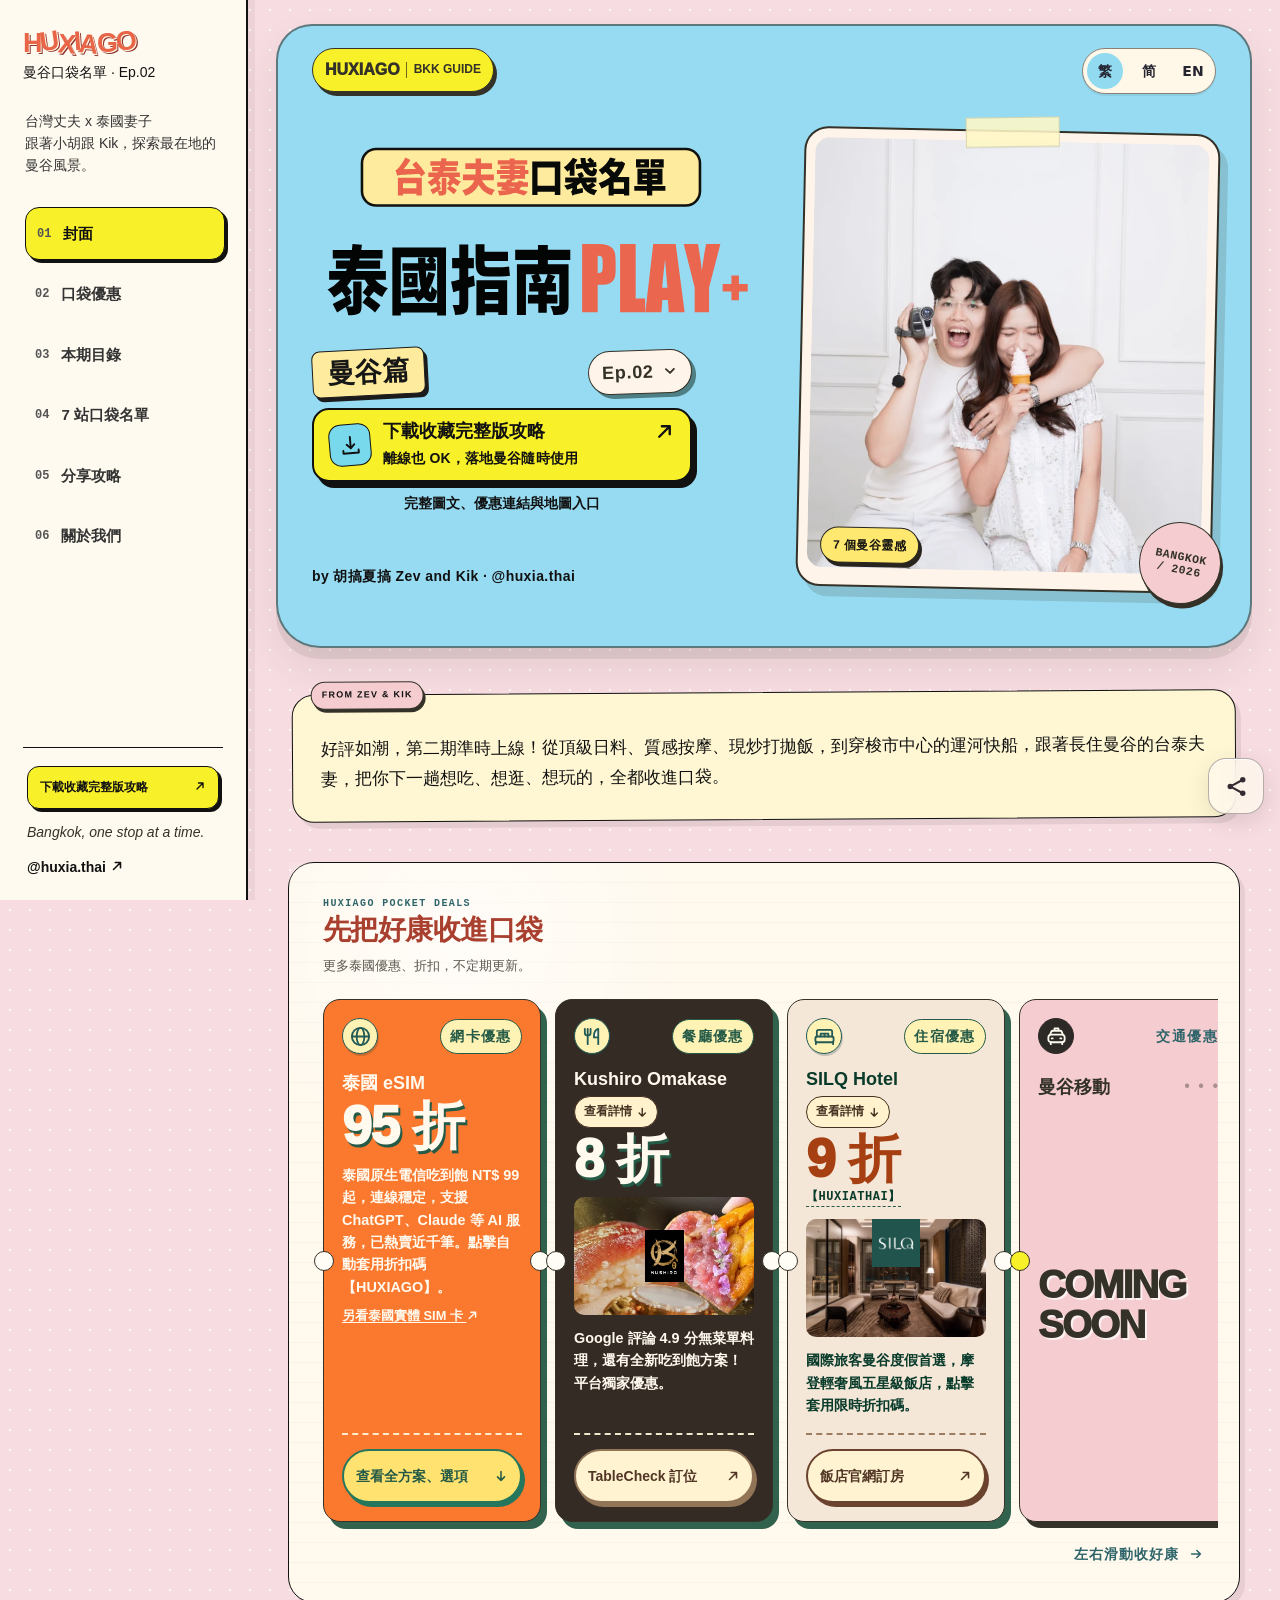
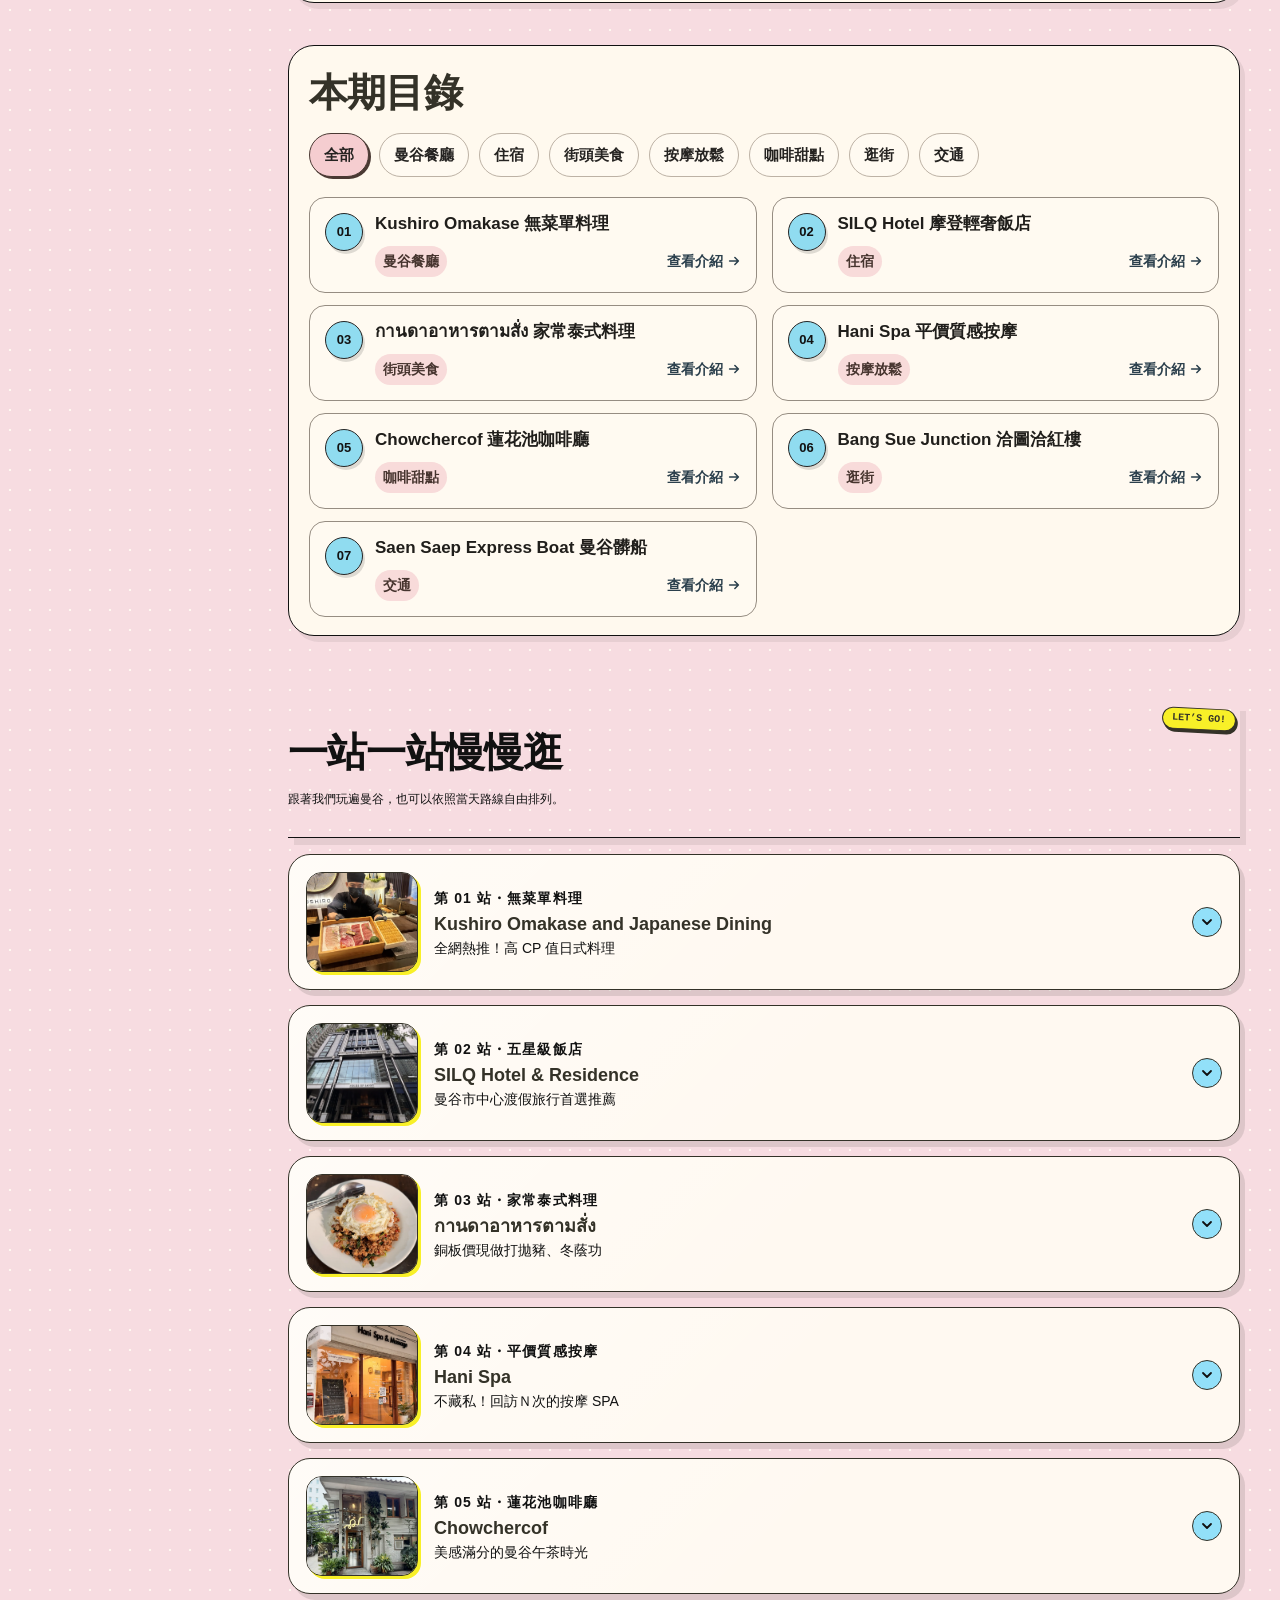
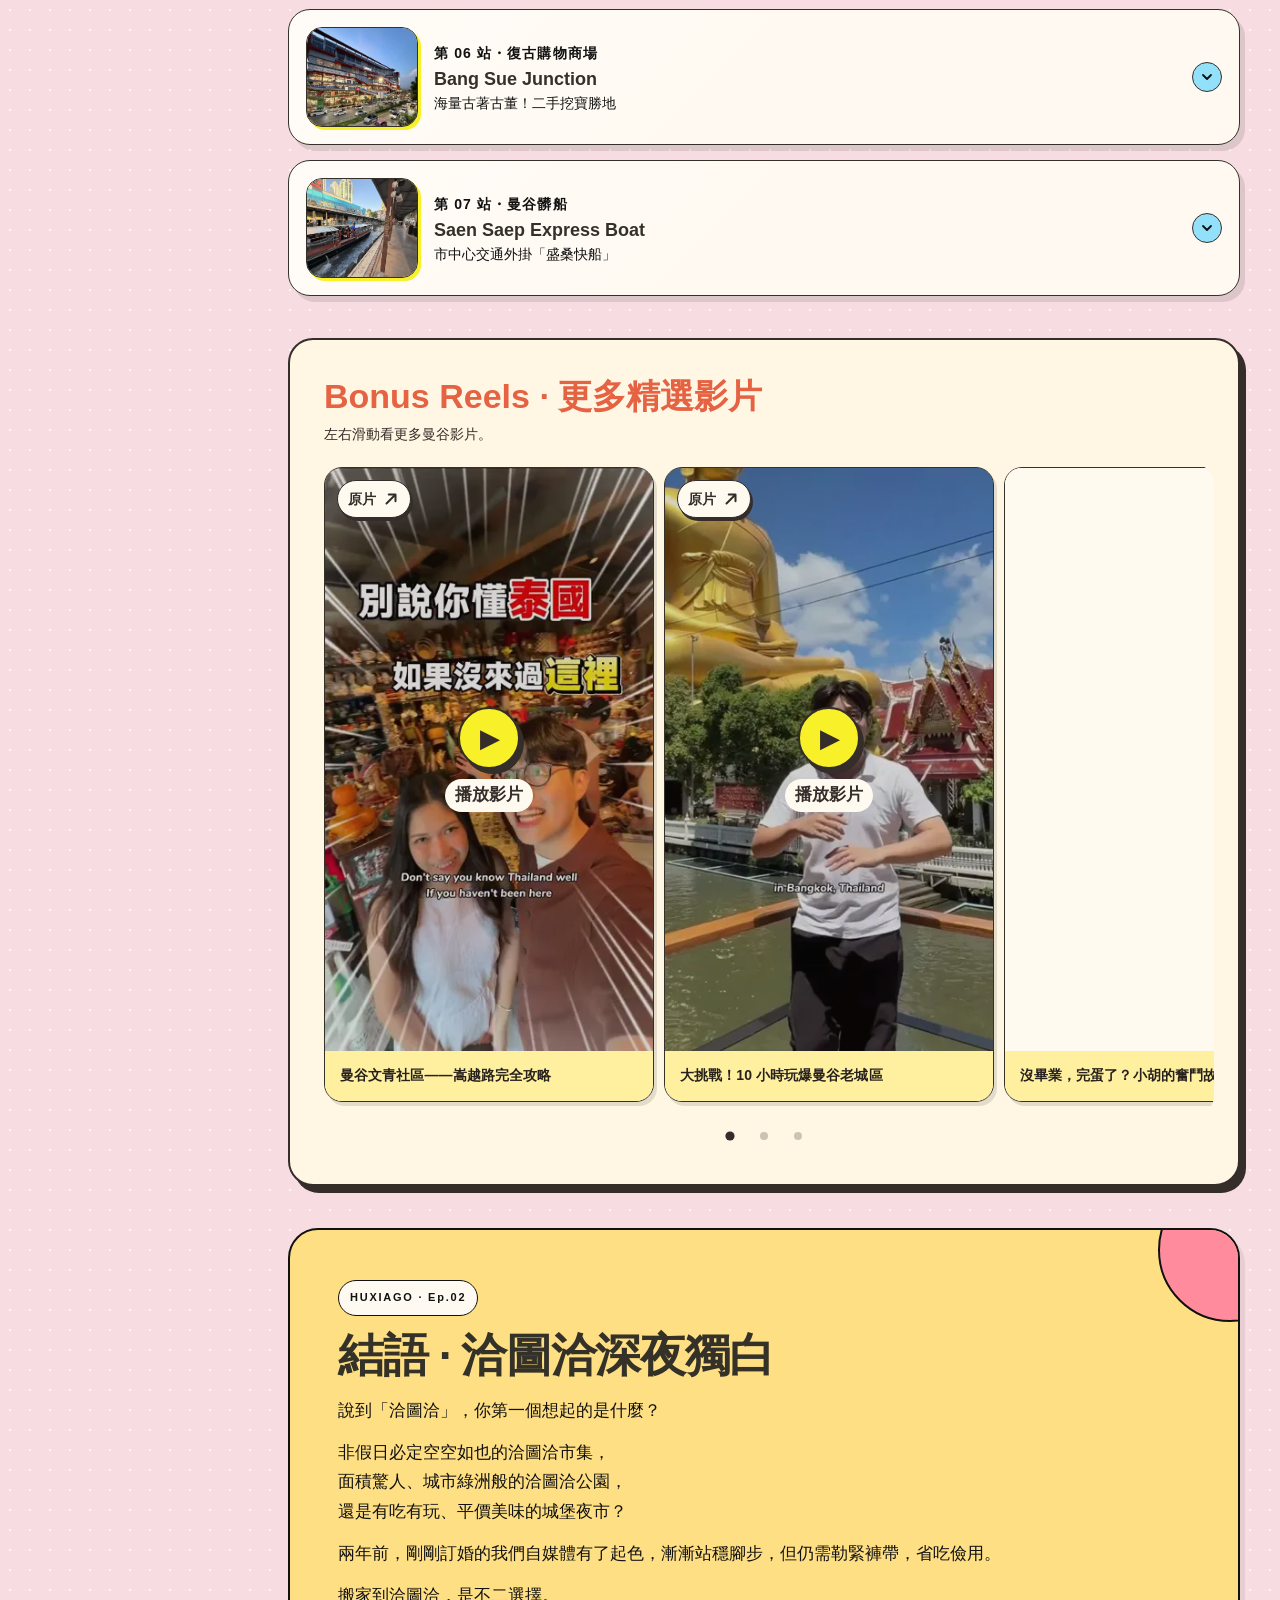
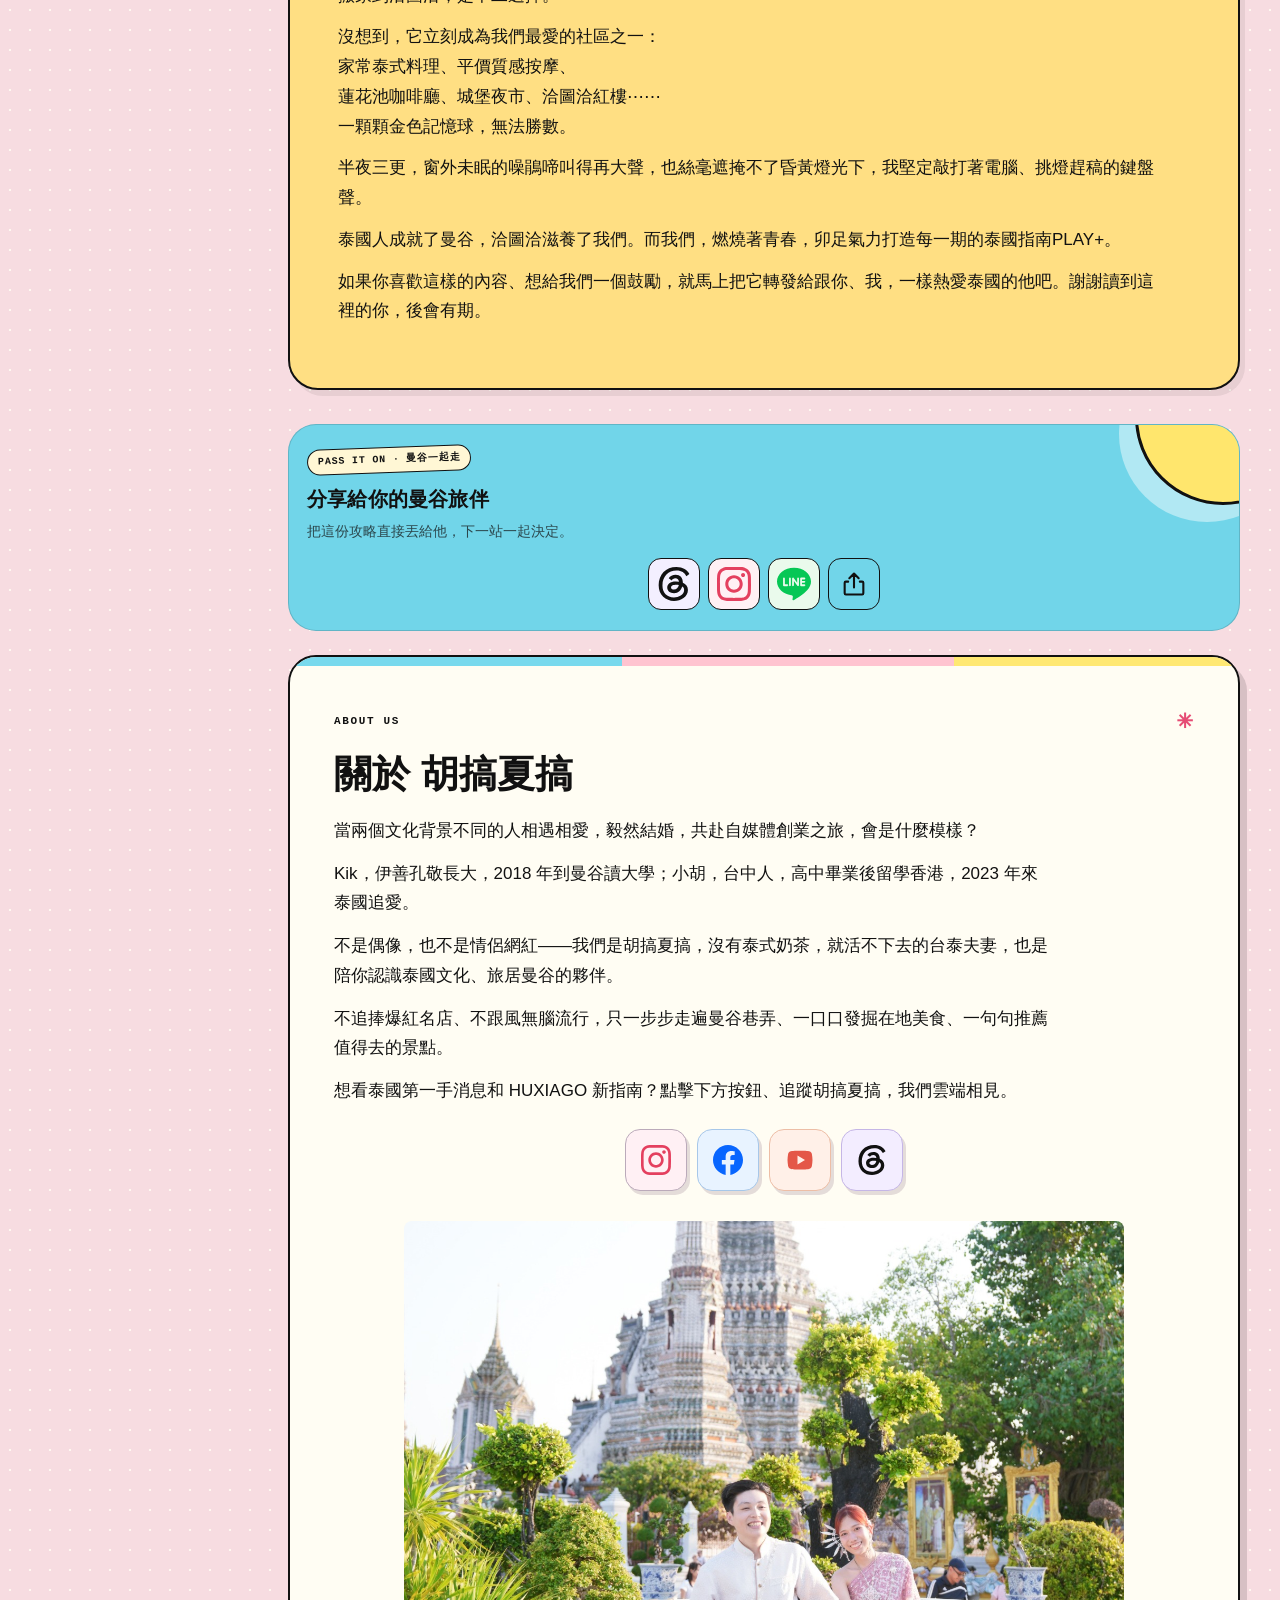
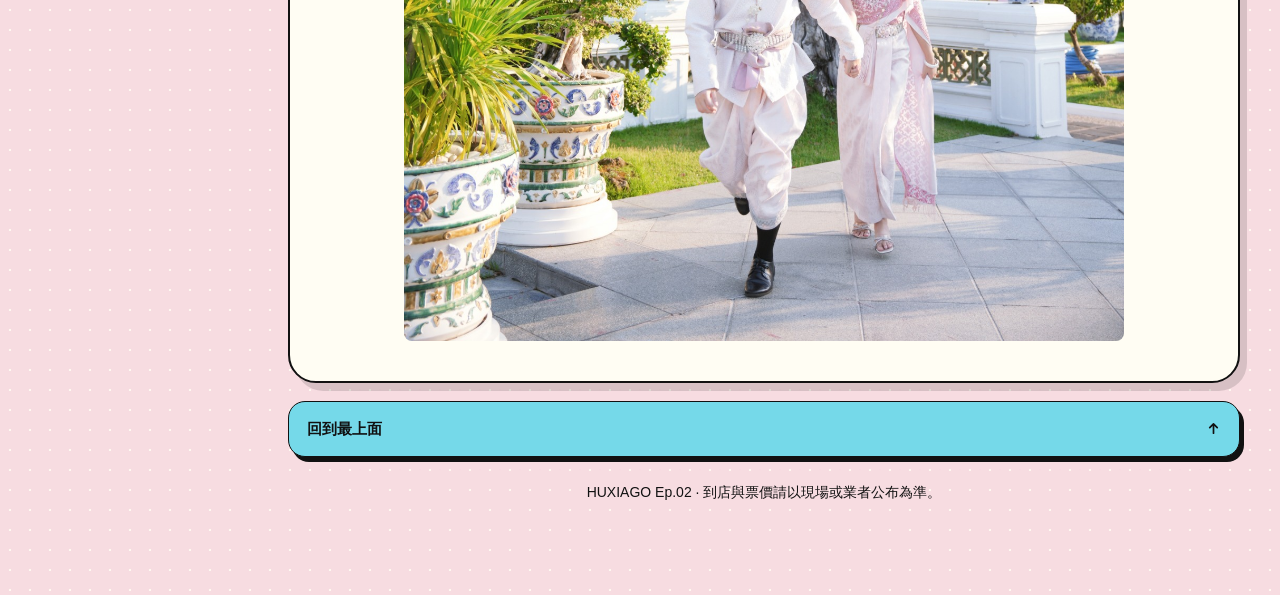
<file: ep02-zh-Hant.html>
<!doctype html>
<html lang="zh-Hant">
<head>
<meta charset="utf-8">
<meta name="viewport" content="width=device-width, initial-scale=1">
<meta name="robots" content="noindex, nofollow">
<title>曼谷口袋名單 Ep.02｜泰國指南PLAY+</title>
<link rel="canonical" href="https://huxiago.com/bkk-ep02-zh">
<meta name="description" content="好評如潮，第二期準時上線！從頂級日料、質感按摩、現炒打拋飯，到穿梭市中心的運河快船，跟著長住曼谷的台泰夫妻，把你下一趟想吃、想逛、想玩的，全都收進口袋。"><meta property="og:type" content="website"><meta property="og:url" content="https://huxiago.com/bkk-ep02-zh"><meta property="og:title" content="曼谷口袋名單 Ep.02｜泰國指南PLAY+"><meta property="og:description" content="好評如潮，第二期準時上線！從頂級日料、質感按摩、現炒打拋飯，到穿梭市中心的運河快船，跟著長住曼谷的台泰夫妻，把你下一趟想吃、想逛、想玩的，全都收進口袋。"><meta property="og:image" content="https://huxiago.com/media/huxiago-share-ep02-cover.png"><meta property="og:image:width" content="870"><meta property="og:image:height" content="611"><meta name="twitter:card" content="summary_large_image"><meta name="twitter:title" content="曼谷口袋名單 Ep.02｜泰國指南PLAY+"><meta name="twitter:description" content="好評如潮，第二期準時上線！從頂級日料、質感按摩、現炒打拋飯，到穿梭市中心的運河快船，跟著長住曼谷的台泰夫妻，把你下一趟想吃、想逛、想玩的，全都收進口袋。"><meta name="twitter:image" content="https://huxiago.com/media/huxiago-share-ep02-cover.png">
<style>
:root{--cream:#fdf4e9;--cream2:#f6e7d6;--paper:#fffdfa;--orange:#f1741e;--brown:#8a6141;--ink:#2e2823;--muted:#5c5148;--line:rgba(138,97,65,.18)}
*{box-sizing:border-box}html{scroll-behavior:smooth}body{margin:0;background:var(--cream);color:var(--ink);font-family:-apple-system,BlinkMacSystemFont,"Segoe UI","PingFang TC","Noto Sans TC","Microsoft JhengHei",sans-serif;line-height:1.7;-webkit-font-smoothing:antialiased}a{color:inherit}.wrap{width:min(100%,556px);margin:auto;padding:0 18px 60px}.cover{text-align:center;padding:34px 0 0}.kicker{font-size:11px;letter-spacing:.16em;color:var(--brown);font-weight:700;margin:0 0 11px}.cover h1{color:var(--orange);font-size:clamp(32px,9vw,42px);line-height:1.18;letter-spacing:.04em;margin:0}.vol{display:inline-block;border:1.5px solid var(--orange);color:var(--orange);border-radius:99px;padding:3px 14px;font-size:13px;font-weight:800;margin:14px 0 18px}.hero{position:relative;overflow:hidden;border-radius:14px;aspect-ratio:1.18;background:#e5d4c1}.hero img{width:100%;height:100%;object-fit:cover}.hero:after{content:"";position:absolute;inset:50% 0 0;background:linear-gradient(transparent,rgba(31,23,18,.56))}.hero span{position:absolute;z-index:1;bottom:17px;left:19px;color:white;font-size:15px;text-align:left;font-weight:700;letter-spacing:.04em}.byline{font-size:12px;color:var(--brown);margin:13px 0 0}.intro{font-size:14px;color:var(--muted);margin:21px 4px 0}.toc{margin:32px 0}.sec-title{font-size:22px;color:var(--orange);font-weight:800;letter-spacing:.07em;margin:0}.sec-sub{font-size:12px;color:var(--muted);margin:0 0 12px}.toc-list{border-top:1px solid var(--line)}.toc a{display:flex;gap:12px;align-items:center;text-decoration:none;padding:12px 4px;border-bottom:1px solid var(--line)}.num{flex:none;display:grid;place-items:center;width:26px;height:26px;background:var(--cream2);border-radius:50%;font-size:11px;color:var(--brown);font-weight:800}.toc strong{flex:1;font-size:15px}.toc small{display:block;font-size:11px;color:var(--muted);font-weight:400;line-height:1.3}.arrow{color:var(--brown);opacity:.65}.note{border-radius:12px;background:var(--cream2);padding:13px 15px;font-size:13px;color:var(--muted);margin:18px 0}.note strong{color:var(--ink)}.section-head{margin:34px 0 13px}.card{background:var(--paper);border:1px solid var(--line);border-radius:14px;margin:0 0 12px;overflow:hidden;scroll-margin-top:15px}.card summary{display:flex;gap:12px;align-items:center;cursor:pointer;list-style:none;padding:14px 15px}.card summary::-webkit-details-marker{display:none}.thumb{flex:none;width:58px;height:58px;object-fit:cover;border-radius:9px;background:var(--cream2)}.placeholder{display:grid;place-items:center;color:var(--brown);font-size:21px;background:linear-gradient(145deg,#f9ead8,#ead4be)}.head{min-width:0;flex:1}.head small{font-size:10.5px;color:var(--brown);letter-spacing:.08em}.head h3{color:var(--orange);font-size:17px;line-height:1.3;margin:1px 0;font-weight:800}.head p{font-size:11.5px;color:var(--muted);margin:0;overflow:hidden;text-overflow:ellipsis;white-space:nowrap}.chev{font-size:20px;color:var(--brown);transition:transform .2s}.card[open] .chev{transform:rotate(180deg)}.body{padding:0 15px 17px}.photo{margin:1px 0 13px;border-radius:10px;overflow:hidden;background:var(--cream2)}.photo img{width:100%;display:block;max-height:540px;object-fit:cover}.caption{padding:6px 9px;text-align:center;font-size:11px;color:var(--brown)}.missing{aspect-ratio:1.45;display:grid;place-items:center;text-align:center;color:var(--brown);font-size:13px;background:repeating-linear-gradient(135deg,#faedde,#faedde 14px,#f6e5d4 14px,#f6e5d4 28px)}.body>p{font-size:14px;color:var(--muted);margin:0 0 12px}.body>p.lead{font-weight:700;color:var(--ink)}.tip{border-left:3px solid var(--orange);background:#fff2e9;padding:9px 12px;font-size:12.5px;color:var(--muted);border-radius:0 8px 8px 0;margin:0 0 12px}.info{background:var(--cream2);border-radius:10px;padding:11px 13px;margin:0 0 12px;font-size:12.5px;color:var(--muted)}.info b{display:block;color:var(--ink);font-size:14px}.btn{display:inline-flex;align-items:center;gap:8px;color:var(--brown);font-weight:800;text-decoration:none;font-size:13.5px;border-bottom:1.5px solid var(--brown);padding-bottom:2px}.outro{background:var(--cream2);border-radius:14px;text-align:center;margin-top:30px;padding:20px 18px}.outro h2{color:var(--orange);font-size:23px;margin:0 0 4px}.outro p{font-size:13px;color:var(--muted);margin:0 0 12px}.outro a{color:var(--brown);font-weight:700}.footer{text-align:center;font-size:11px;color:var(--brown);margin:25px 0 0}@media(min-width:700px){body{background:linear-gradient(90deg,#f8e9d8,var(--cream) 30%,var(--cream) 70%,#f8e9d8)}.wrap{box-shadow:0 0 50px rgba(120,75,35,.05)}}

.hero{aspect-ratio:3/2}
.hero img{object-fit:cover;object-position:center}
.esim{margin:30px 0 32px;padding:19px 17px 17px;border:1px solid rgba(241,116,30,.28);border-radius:15px;background:linear-gradient(155deg,#fff8ef,#f9e6d1)}
.esim-label{font-size:11px;letter-spacing:.12em;color:var(--brown);font-weight:800;margin:0 0 6px}
.esim h2{font-size:20px;line-height:1.35;margin:0 0 7px;color:var(--orange)}
.esim p{font-size:13.5px;color:var(--muted);margin:0 0 13px}
.esim a{display:flex;align-items:center;justify-content:center;gap:8px;background:var(--orange);color:#fff;text-decoration:none;border-radius:10px;min-height:48px;padding:11px 15px;font-weight:800;font-size:15px}
.esim a:focus-visible{outline:3px solid var(--brown);outline-offset:3px}
.esim small{display:block;text-align:center;font-size:11px;line-height:1.5;color:var(--brown);margin-top:9px}
.toc-group{padding:17px 4px 5px;border-bottom:1px solid var(--line);font-size:11px;color:var(--brown);font-weight:800;letter-spacing:.12em}
.group-head{margin:31px 0 12px;color:var(--brown);font-size:13px;font-weight:800;letter-spacing:.1em}
.gallery{display:flex;gap:10px;overflow-x:auto;scroll-snap-type:x mandatory;scrollbar-width:thin;margin:2px -15px 6px;padding:0 15px 10px}
.gallery figure{flex:0 0 91%;margin:0;scroll-snap-align:center;overflow:hidden;border-radius:10px;background:var(--cream2)}
.gallery figure img{display:block;width:100%;height:clamp(280px,82vw,470px);object-fit:cover}
.gallery figure.screen img{object-fit:contain;background:#f7f5f1}
.gallery figcaption{padding:7px 10px;font-size:11.5px;line-height:1.4;color:var(--brown);text-align:center}
.gallery-hint{font-size:11px;color:var(--brown);text-align:right;margin:0 0 10px}
.clip{margin:15px 0 17px;padding:12px;background:var(--cream2);border-radius:11px}
.clip h4{font-size:13px;color:var(--ink);margin:0 0 8px}
.clip video{width:100%;display:block;max-height:440px;background:#211a17;border-radius:8px}
.clip p{font-size:11.5px;color:var(--brown);margin:7px 0 0}
.clip-media{position:relative}
.clip-media video{pointer-events:none}
.clip-actions{position:absolute;right:9px;bottom:9px;display:flex;gap:7px}
.clip-actions button{border:1px solid rgba(255,255,255,.7);background:rgba(38,29,24,.76);color:#fff;border-radius:99px;padding:6px 10px;min-width:42px;min-height:36px;font-family:inherit;font-size:12px;font-weight:700;line-height:1.2;cursor:pointer;backdrop-filter:blur(8px)}
.clip-actions button:focus-visible{outline:3px solid var(--orange);outline-offset:2px}

/* Vol.01 long-form guide copy */
.card .body .story-heading {font-size:1.22rem;line-height:1.4;margin:1.9em 0 .65em;color:var(--ink, #3b2723);font-weight:750;}
.card .body .story-list {padding-left:1.35em;margin:.7em 0 1.3em;line-height:1.8;}
.card .body .story-list li {margin:.4em 0;}
.card .body .story-list li::marker {color:#c35e42;}


/* ======================== HUXIAGO VISUAL PROPOSAL v7 ======================== */
:root{
  --sky:#92E0F9; --sky-soft:#AFE6F5; --cream:#FEF4EA; --cream-2:#FFF9F1;
  --pink:#F5CDD0; --pink-deep:#F0BFC4; --lemon:#F8F028; --ink:#343228;
  --teal:#4D7F84; --teal-dark:#2F656A; --line:rgba(52,50,40,.82); --white:#fff;
  --shadow:0 11px 0 rgba(52,50,40,.09),0 20px 42px rgba(52,50,40,.09);
  --radius:22px;
}
html{scroll-behavior:smooth;background:var(--sky)}
body.visual-v7{
  background:var(--sky);color:var(--ink);
  background-image:
    repeating-linear-gradient(45deg,rgba(255,255,255,.28) 0 1px,transparent 1px 13px),
    repeating-linear-gradient(-45deg,rgba(255,255,255,.18) 0 1px,transparent 1px 13px);
  background-size:18px 18px;
  animation:gridDrift 32s linear infinite;
}
.visual-v7 .wrap{width:min(100%,620px);padding:0 16px 72px;background:transparent;overflow:clip;box-shadow:none}
.visual-v7 a{-webkit-tap-highlight-color:transparent}

/* cover: sky + scrapbook */
.visual-v7 .cover{position:relative;padding:24px 0 40px;isolation:isolate;min-height:760px;display:flex;flex-direction:column;justify-content:center}
.visual-v7 .cover::before{content:"";position:absolute;inset:14px -22px 18px;border:2px solid rgba(52,50,40,.58);border-radius:34px;background:rgba(146,224,249,.72);z-index:-2;box-shadow:var(--shadow)}
.visual-v7 .cover::after{content:"";position:absolute;left:-48px;right:-48px;bottom:-8px;height:112px;background:
  radial-gradient(circle at 38px 56px,var(--cream) 0 43px,transparent 44px),
  radial-gradient(circle at 112px 48px,var(--cream) 0 56px,transparent 57px),
  radial-gradient(circle at 202px 63px,var(--cream) 0 46px,transparent 47px),
  radial-gradient(circle at 300px 43px,var(--cream) 0 60px,transparent 61px),
  radial-gradient(circle at 408px 58px,var(--cream) 0 50px,transparent 51px),
  radial-gradient(circle at 520px 47px,var(--cream) 0 63px,transparent 64px),
  radial-gradient(circle at 620px 66px,var(--cream) 0 48px,transparent 49px);z-index:-1}
.visual-v7 .kicker{align-self:center;background:var(--lemon);color:var(--ink);border:1.5px solid var(--ink);border-radius:999px;padding:7px 13px;font-size:10px;letter-spacing:.16em;box-shadow:3px 4px 0 var(--ink);transform:rotate(-1.8deg);margin-bottom:18px}
.visual-v7 .cover h1{color:var(--ink);font-size:clamp(38px,11vw,56px);line-height:1.02;letter-spacing:-.025em;margin:0 auto 12px;max-width:520px;text-shadow:2px 2px 0 rgba(255,255,255,.8)}
.visual-v7 .cover h1::after{content:"曼谷口袋靈感";display:table;margin:12px auto 0;background:var(--lemon);border:1.5px solid var(--ink);padding:4px 12px;font:700 14px/1.1 "Bradley Hand","Hannotate TC",cursive;letter-spacing:.08em;transform:rotate(1.5deg);box-shadow:3px 3px 0 var(--ink)}
.visual-v7 .vol{background:var(--cream);border:1.5px solid var(--ink);color:var(--ink);box-shadow:4px 4px 0 var(--teal);font-weight:900;transform:rotate(-2deg);margin:8px auto 18px}
.visual-v7 .hero{position:relative;width:calc(100% - 12px);margin:auto;border:2px solid var(--ink);border-radius:24px;aspect-ratio:1.24;background:var(--cream);padding:9px;overflow:visible;box-shadow:8px 10px 0 rgba(52,50,40,.16);transform:rotate(.7deg);animation:heroFloat 6.5s ease-in-out infinite}
.visual-v7 .hero::before{content:"";position:absolute;width:92px;height:28px;left:50%;top:-15px;transform:translateX(-50%) rotate(-2deg);background:rgba(255,247,198,.88);border:1px solid rgba(52,50,40,.16);z-index:4;box-shadow:0 1px 0 rgba(0,0,0,.06)}
.visual-v7 .hero img{border-radius:15px;object-position:center 52%;filter:saturate(.95) contrast(1.01)}
.visual-v7 .hero span{left:22px;right:22px;bottom:22px;width:max-content;max-width:calc(100% - 44px);background:var(--ink);color:white;border-radius:999px;padding:7px 12px;font-size:12px;box-shadow:3px 3px 0 var(--lemon)}
.visual-v7 .byline{margin:16px 0 0;color:var(--ink);font-weight:800;letter-spacing:.03em}
.visual-v7 .travel-stamp{position:absolute;right:9px;bottom:118px;border:1.5px solid var(--ink);border-radius:50%;width:76px;height:76px;display:grid;place-items:center;background:var(--pink);font:800 9px/1.1 monospace;letter-spacing:.06em;transform:rotate(11deg);box-shadow:3px 4px 0 var(--ink);z-index:5}
.hero-doodles .doodle{position:absolute;z-index:4;display:grid;place-items:center;color:var(--ink);font-weight:900;text-shadow:1px 1px 0 white;animation:doodleFloat 5s ease-in-out infinite;pointer-events:none}
.d-star{font-size:42px;color:var(--lemon)!important;left:6px;top:126px;transform:rotate(-12deg)}
.d-flower{font-size:33px;color:var(--pink)!important;right:2px;top:168px;animation-delay:-2s!important}
.d-sun{font-size:38px;color:var(--lemon)!important;right:18px;bottom:205px;animation-delay:-1s!important}
.d-plane{font-size:44px;color:var(--teal)!important;left:2px;bottom:248px;transform:rotate(-18deg);animation-delay:-3.2s!important}
.d-spark{font-size:32px;right:68px;top:100px;animation-delay:-4s!important}

/* sticky quick nav */
.pocket-nav{position:sticky;top:max(10px,env(safe-area-inset-top));z-index:30;margin:-22px auto 26px;width:max-content;display:flex;gap:4px;padding:5px;background:rgba(255,249,241,.9);backdrop-filter:blur(16px);border:1.5px solid var(--ink);border-radius:999px;box-shadow:4px 5px 0 rgba(52,50,40,.23)}
.pocket-nav a{min-width:66px;text-align:center;text-decoration:none;font-size:12px;font-weight:900;padding:7px 11px;border-radius:999px;transition:.22s ease}
.pocket-nav a:hover,.pocket-nav a:active{background:var(--lemon);transform:translateY(-1px)}

/* intro card */
.visual-v7 .intro{position:relative;margin:18px 4px 34px;padding:24px 20px 22px;background:var(--cream);border:1.5px solid var(--ink);border-radius:30px 30px 20px 20px;color:var(--ink);font-size:14px;box-shadow:6px 7px 0 rgba(52,50,40,.12);transform:rotate(-.35deg)}
.visual-v7 .intro::before{content:"FROM ZEV & KIK";position:absolute;top:-14px;left:18px;background:var(--pink);border:1.5px solid var(--ink);padding:5px 10px;border-radius:999px;font-size:9px;font-weight:900;letter-spacing:.14em;box-shadow:2px 3px 0 var(--ink)}

/* deal wallet inspired by the coupon UI */
.deal-zone{margin:18px 0 34px;padding:26px 16px 20px;background:var(--lemon);border:1.5px solid var(--ink);border-radius:30px;box-shadow:7px 8px 0 rgba(52,50,40,.16);position:relative;overflow:hidden}
.deal-zone::before{content:"";position:absolute;inset:0;background:radial-gradient(circle at 18% 10%,rgba(255,255,255,.65),transparent 22%),repeating-linear-gradient(0deg,transparent 0 19px,rgba(52,50,40,.035) 19px 20px);pointer-events:none}
.deal-kicker{position:relative;margin:0 0 4px;font:900 10px/1.2 monospace;letter-spacing:.14em;color:var(--teal-dark)}
.deal-zone h2{position:relative;margin:0;color:var(--teal-dark);font-size:28px;line-height:1.12;letter-spacing:-.02em}
.deal-intro{position:relative;margin:10px 0 17px;font-size:13px;line-height:1.65;color:rgba(52,50,40,.82)}
.deal-track{position:relative;display:grid;grid-auto-flow:column;grid-auto-columns:84%;gap:12px;overflow-x:auto;scroll-snap-type:x mandatory;padding:2px 10px 12px 2px;scrollbar-width:none}
.deal-track::-webkit-scrollbar{display:none}
.deal-ticket{position:relative;scroll-snap-align:start;min-height:245px;padding:18px 18px 16px;border:1.5px solid var(--ink);border-radius:17px;background:var(--cream);box-shadow:5px 6px 0 var(--ink);overflow:visible;transform-origin:50% 100%;transition:transform .24s ease,box-shadow .24s ease}
.deal-ticket::before,.deal-ticket::after{content:"";position:absolute;top:50%;width:18px;height:18px;border-radius:50%;background:var(--lemon);border:1.5px solid var(--ink);transform:translateY(-50%);z-index:2}
.deal-ticket::before{left:-10px}.deal-ticket::after{right:-10px}
.deal-ticket:active{transform:translateY(3px) rotate(-.4deg);box-shadow:2px 3px 0 var(--ink)}
.deal-yellow{background:#FFF7C6}.deal-pink{background:var(--pink)}.deal-blue{background:var(--sky-soft)}
.ticket-top{display:flex;align-items:center;justify-content:space-between;gap:8px}
.ticket-no{display:grid;place-items:center;width:36px;height:36px;border-radius:50%;background:var(--ink);color:#fff;font:900 11px monospace}
.ticket-eyebrow{font-size:10px;font-weight:900;letter-spacing:.1em;text-transform:uppercase;color:var(--teal-dark)}
.deal-ticket h3{font-size:18px;margin:18px 0 2px}.ticket-value{font-size:clamp(27px,9vw,40px);font-weight:1000;letter-spacing:-.045em;line-height:1;color:var(--ink);text-shadow:2px 2px 0 rgba(255,255,255,.7)}
.deal-ticket p{font-size:12px;line-height:1.55;margin:12px 0 16px;color:rgba(52,50,40,.82)}
.ticket-cta{display:flex;align-items:center;justify-content:space-between;text-decoration:none;border:1.5px solid var(--teal-dark);border-radius:999px;padding:10px 13px;font-size:12px;font-weight:900;color:var(--teal-dark);background:rgba(255,255,255,.46)}
.ticket-cta:not(.ticket-disabled)::after{content:"→";font-size:17px}.ticket-disabled{opacity:.58;border-style:dashed}
.ticket-dots{position:absolute;right:16px;top:72px;letter-spacing:2px;color:rgba(52,50,40,.4)}
.deal-swipe{margin:7px 2px 0;text-align:right;font:800 10px/1.2 monospace;letter-spacing:.08em;color:var(--teal-dark)}

/* editorial TOC */
.visual-v7 .toc{position:relative;margin:30px 0 34px;padding:28px 16px 18px;background:var(--cream);border:1.5px solid var(--ink);border-radius:32px;box-shadow:7px 8px 0 rgba(52,50,40,.13)}
.visual-v7 .toc::after{content:"✿";position:absolute;right:14px;top:10px;font-size:28px;color:var(--pink);text-shadow:1px 1px 0 var(--ink);transform:rotate(14deg)}
.visual-v7 .sec-title{color:var(--ink);font-size:27px;letter-spacing:-.02em}
.visual-v7 .sec-sub{color:rgba(52,50,40,.66);font-size:12px;margin-top:3px}
.visual-v7 .toc-list{border-top:0;margin-top:16px}
.visual-v7 .toc-group{display:table;margin:18px 0 6px;padding:5px 10px;background:var(--lemon);border:1px solid var(--ink);border-radius:999px;font-size:11px;font-weight:900;letter-spacing:.04em;box-shadow:2px 2px 0 var(--ink)}
.visual-v7 .toc a{border-bottom:1px dashed rgba(52,50,40,.28);padding:12px 4px;transition:transform .2s ease,background .2s ease;border-radius:14px}
.visual-v7 .toc a:active{transform:translateX(5px);background:rgba(146,224,249,.2)}
.visual-v7 .num{background:var(--sky);border:1px solid var(--ink);color:var(--ink);font-weight:1000;box-shadow:2px 2px 0 rgba(52,50,40,.28)}
.visual-v7 .arrow{font-size:18px;color:var(--teal-dark)}
.visual-v7 .note{background:var(--pink);border:1px solid var(--ink);border-radius:16px;color:var(--ink);box-shadow:3px 3px 0 rgba(52,50,40,.15)}

/* chapters + cards */
.visual-v7 .section-head{position:relative;margin:48px 0 18px;padding:25px 18px 21px;background:var(--pink);border:1.5px solid var(--ink);border-radius:27px;box-shadow:6px 7px 0 rgba(52,50,40,.13)}
.section-sticker{position:absolute;right:14px;top:-14px;background:var(--lemon);border:1.5px solid var(--ink);padding:5px 9px;border-radius:999px;font:900 10px/1 monospace;transform:rotate(3deg);box-shadow:2px 3px 0 var(--ink)}
.visual-v7 .group-head{position:relative;margin:34px 0 12px;padding:13px 14px 10px 54px;background:var(--sky-soft);border:1.5px solid var(--ink);border-radius:18px;font-size:17px;font-weight:900;box-shadow:4px 5px 0 rgba(52,50,40,.13)}
.chapter-chip{position:absolute;left:10px;top:50%;transform:translateY(-50%) rotate(-4deg);display:grid;place-items:center;width:36px;height:36px;background:var(--lemon);border:1.5px solid var(--ink);border-radius:50%;font:900 9px monospace;box-shadow:2px 2px 0 var(--ink)}
.visual-v7 .card{border:1.5px solid var(--ink);border-radius:22px;background:var(--cream-2);box-shadow:5px 6px 0 rgba(52,50,40,.13);margin-bottom:15px;transition:transform .25s ease,box-shadow .25s ease;background-image:linear-gradient(135deg,rgba(255,255,255,.45),transparent 55%)}
.visual-v7 .card[open]{transform:translateY(-3px);box-shadow:8px 10px 0 rgba(52,50,40,.16)}
.visual-v7 .card summary{padding:13px 14px;gap:13px}
.visual-v7 .thumb{border:1.5px solid var(--ink);border-radius:16px;box-shadow:3px 3px 0 var(--lemon)}
.visual-v7 .head small{color:var(--teal-dark);font-weight:900}
.visual-v7 .head h3{color:var(--ink);font-size:18px}.visual-v7 .head p{color:rgba(52,50,40,.67)}
.visual-v7 .chev{display:grid;place-items:center;width:30px;height:30px;border:1px solid var(--ink);border-radius:50%;background:var(--sky);color:var(--ink)}
.visual-v7 .body{padding:0 14px 18px}
.visual-v7 .gallery{border-radius:18px;scrollbar-width:none}.visual-v7 .gallery::-webkit-scrollbar{display:none}
.visual-v7 .gallery figure{border:1.5px solid var(--ink);border-radius:18px;overflow:hidden;background:#fff;box-shadow:3px 4px 0 rgba(52,50,40,.13)}
.visual-v7 .gallery-hint{color:var(--teal-dark);font-weight:900;letter-spacing:.04em}
.visual-v7 .body>p.lead{color:var(--ink);font-size:15px}.visual-v7 .body>p{color:rgba(52,50,40,.78)}
.visual-v7 .tip{border:1px solid var(--ink);border-left:5px solid var(--lemon);background:#FFF9D7;border-radius:12px;color:var(--ink)}
.visual-v7 .info{border:1px solid rgba(52,50,40,.38);background:var(--sky-soft);color:var(--ink)}
.visual-v7 .btn{display:inline-flex;border:1.5px solid var(--ink);border-bottom:1.5px solid var(--ink);padding:9px 13px;border-radius:999px;background:var(--lemon);color:var(--ink);box-shadow:3px 3px 0 var(--ink);transition:transform .2s ease}
.visual-v7 .btn:active{transform:translate(2px,2px);box-shadow:1px 1px 0 var(--ink)}

/* inline autoplay video kept in-page */
.visual-v7 .clip{border:1.5px solid var(--ink);border-radius:20px;background:var(--pink);box-shadow:4px 5px 0 rgba(52,50,40,.13);overflow:hidden}
.visual-v7 .clip h4{color:var(--ink)}
.visual-v7 .clip-media{border:1.5px solid var(--ink);border-radius:16px;overflow:hidden;background:var(--ink)}
.visual-v7 .clip-actions button{border:1px solid var(--ink);background:var(--cream);color:var(--ink);border-radius:999px}

/* outro */
.visual-v7 .outro{position:relative;margin-top:42px;padding:30px 20px;background:var(--pink);border:1.5px solid var(--ink);border-radius:32px;box-shadow:7px 8px 0 rgba(52,50,40,.15)}
.visual-v7 .outro h2{color:var(--ink);font-size:28px}.visual-v7 .outro p{color:rgba(52,50,40,.75)}
.visual-v7 .outro a{display:inline-flex;padding:9px 14px;border-radius:999px;background:var(--lemon);border:1.5px solid var(--ink);box-shadow:3px 3px 0 var(--ink);text-decoration:none;color:var(--ink)}
.visual-v7 .footer{color:rgba(52,50,40,.72)}

/* scroll reveal */
.js-v7 .reveal-card,.js-v7 .card,.js-v7 .group-head,.js-v7 .section-head{opacity:0;transform:translateY(18px) rotate(.2deg)}
.js-v7 .in-view{opacity:1!important;transform:translateY(0) rotate(0)!important;transition:opacity .55s ease,transform .55s cubic-bezier(.2,.75,.25,1)}
@keyframes heroFloat{0%,100%{transform:rotate(.7deg) translateY(0)}50%{transform:rotate(-.2deg) translateY(-7px)}}
@keyframes doodleFloat{0%,100%{translate:0 0;rotate:0deg}50%{translate:0 -9px;rotate:6deg}}
@keyframes gridDrift{to{background-position:36px 18px,-36px 18px}}
@media(min-width:700px){.visual-v7 .wrap{padding-left:24px;padding-right:24px}.deal-track{grid-auto-columns:61%}.visual-v7 .cover{min-height:790px}}
@media(prefers-reduced-motion:reduce){html{scroll-behavior:auto}.visual-v7,.visual-v7 *{animation:none!important;transition:none!important}.js-v7 .reveal-card,.js-v7 .card,.js-v7 .group-head,.js-v7 .section-head{opacity:1;transform:none}}


.visual-v7 .clip-media{position:relative;overflow:hidden;border-radius:14px;background:#000;}
.visual-v7 .clip-media video{pointer-events:auto!important;width:100%;display:block;background:#000;object-fit:cover;min-height:180px;}
.visual-v7 .clip-actions{z-index:5;right:10px;bottom:10px;align-items:center;}
.visual-v7 .clip-actions button{display:grid;place-items:center;width:40px;height:40px;min-width:40px;padding:0;border-radius:999px;background:rgba(0,0,0,.72);border:1px solid rgba(255,255,255,.8);backdrop-filter:blur(9px);-webkit-backdrop-filter:blur(9px);}
.visual-v7 .clip-actions button svg{width:18px;height:18px;display:block;color:#fff;}
.visual-v7 .clip-actions .clip-pip{width:auto;min-width:44px;padding:0 11px;color:#fff;font-size:11px;font-weight:900;}
.visual-v7 .video-play-gate{position:absolute;inset:0;z-index:4;display:none;align-items:center;justify-content:center;background:linear-gradient(180deg,rgba(0,0,0,.03),rgba(0,0,0,.18));border:0;color:white;cursor:pointer;}
.visual-v7 .video-play-gate.show{display:flex;}
.visual-v7 .video-play-gate span{width:58px;height:58px;border-radius:50%;display:grid;place-items:center;background:rgba(0,0,0,.72);border:1px solid rgba(255,255,255,.85);box-shadow:0 8px 20px rgba(0,0,0,.16);backdrop-filter:blur(8px);-webkit-backdrop-filter:blur(8px);}
.visual-v7 .video-play-gate svg{width:24px;height:24px;margin-left:3px;}
.visual-v7 .video-status{position:absolute;left:10px;bottom:10px;z-index:5;background:rgba(0,0,0,.58);color:#fff;border-radius:999px;padding:5px 9px;font-size:10px;font-weight:800;letter-spacing:.04em;opacity:0;transform:translateY(4px);transition:.18s ease;pointer-events:none;}
.visual-v7 .video-status.show{opacity:1;transform:none;}


.visual-v7 .clip-media video{pointer-events:none!important;-webkit-user-select:none;user-select:none}
.visual-v7 .clip-actions{z-index:6}
.visual-v7 .outro{margin-top:30px;padding:25px 20px;background:#f4cbd0!important}
.visual-v7 .outro .ending-kicker{font-size:11px;letter-spacing:.16em;font-weight:900;margin:0 0 12px;color:#111!important}
.visual-v7 .outro h2{margin:0 0 13px;line-height:1.2}
.visual-v7 .outro p{font-size:14px;line-height:1.8;margin:0 0 12px;color:#111!important}
.visual-v7 .about-huxia{margin:23px 0 18px;padding:25px 20px 22px;background:#fffaf2;border:1.5px solid #111;border-radius:28px;box-shadow:6px 7px 0 rgba(52,50,40,.12)}
.visual-v7 .about-eyebrow{display:flex;justify-content:space-between;align-items:center;font:900 11px/1.2 monospace;letter-spacing:.15em;color:#111}
.visual-v7 .about-eyebrow span{font-size:18px}
.visual-v7 .about-huxia h2{font-size:27px;line-height:1.2;margin:13px 0 15px;color:#111}
.visual-v7 .about-huxia p{font-size:14px;line-height:1.85;color:#111;margin:0 0 13px}
.visual-v7 .about-social{display:grid;grid-template-columns:repeat(2,minmax(0,1fr));gap:10px;margin-top:24px}
.visual-v7 .about-social a{display:flex;align-items:center;gap:9px;min-height:58px;padding:11px 12px;border:1.5px solid #111;border-radius:16px;background:#f8e9ed;color:#111;text-decoration:none;font-size:13px;font-weight:800;box-shadow:3px 3px 0 rgba(52,50,40,.12)}
.visual-v7 .about-social a:nth-child(2),.visual-v7 .about-social a:nth-child(3){background:#e5f6fc}
.visual-v7 .about-social svg{width:23px;height:23px;flex:none}
.visual-v7 .about-social a span:last-child{margin-left:auto}
.visual-v7 .hux-back-top{display:flex;align-items:center;justify-content:space-between;width:100%;min-height:56px;padding:12px 18px;background:#f8f028;color:#111;border:1.5px solid #111;border-radius:17px;box-shadow:4px 5px 0 #111;text-decoration:none;font-size:15px;font-weight:900}
.visual-v7 .hux-back-top:focus-visible,.visual-v7 .about-social a:focus-visible{outline:3px solid #2f656a;outline-offset:3px}
.visual-v7 .footer{margin:24px 8px 0;text-align:center;font-size:11px;line-height:1.7;color:#111!important}
@media(max-width:360px){.visual-v7 .about-social{gap:7px}.visual-v7 .about-social a{padding:9px;font-size:11px;gap:6px}}


/* Use neutral, readable CJK fonts; the title's movement comes from its layout. */
.visual-v7 .cover h1::after{content:none!important;display:none!important}
.visual-v7 .cover h1{font-family:"Noto Sans TC","PingFang TC","Microsoft JhengHei",sans-serif;letter-spacing:-.055em;text-shadow:none;font-weight:900;line-height:1.02;max-width:none;overflow:visible}
.visual-v7 .cover .title-row{display:block;white-space:nowrap;position:relative;width:max-content;max-width:100%}
.visual-v7 .cover .title-row + .title-row{margin-top:13px;margin-left:8px;transform:rotate(-2deg)}
.visual-v7 .cover .title-char{display:inline-block;position:relative;color:#fff9ed;-webkit-text-stroke:1.45px #292225;paint-order:stroke fill;text-shadow:2px 2px 0 #292225,4px 4px 0 #292225,7px 7px 0 #f26953;transform:rotate(var(--tilt,0deg)) translateY(var(--lift,0px));transition:transform .35s cubic-bezier(.22,1.25,.35,1)}
.visual-v7 .cover .title-char:nth-child(2){--tilt:-4deg;--lift:-3px}
.visual-v7 .cover .title-char:nth-child(3){--tilt:2deg;--lift:2px}
.visual-v7 .cover .title-char:nth-child(4){--tilt:-2deg;--lift:-2px}
.visual-v7 .cover .title-char:nth-child(5){--tilt:3deg;--lift:2px}
.visual-v7 .cover .title-char:nth-child(6){--tilt:-3deg;--lift:-4px}
.visual-v7 .cover .title-row:last-child .title-char:nth-child(2){color:#fff378}
.visual-v7 .cover .title-row:last-child::after{content:"";position:absolute;z-index:-1;left:4%;right:7%;bottom:-10px;height:13px;border-radius:70% 40% 60% 40%;background:#f56d58;transform:rotate(-3deg)}
.visual-v7 .hero img{object-position:center 53%;filter:none}
.desktop-rail .rail-brand{gap:0}
.desktop-rail .rail-brand strong{display:flex;align-items:center;width:max-content;max-width:100%;font-family:"Arial Black","Arial Rounded MT Bold",Arial,sans-serif;font-size:19px;font-weight:900;letter-spacing:-.055em;line-height:1.12;color:#422169;filter:drop-shadow(1px 2px 0 #f8edcf)}
.desktop-rail .rail-brand .logo-letter{display:inline-block;transform:rotate(var(--angle,0deg)) translateY(var(--rise,0px));text-shadow:1px 1px 0 #fff8e6,2px 2px 0 #412068}
.desktop-rail .rail-brand .logo-letter:nth-child(2){--angle:-8deg;--rise:-2px}
.desktop-rail .rail-brand .logo-letter:nth-child(3){--angle:5deg;--rise:1px}
.desktop-rail .rail-brand .logo-letter:nth-child(4){--angle:-4deg;--rise:-2px}
.desktop-rail .rail-brand .logo-letter:nth-child(5){--angle:6deg;--rise:1px}
.desktop-rail .rail-brand .logo-letter:nth-child(6),.desktop-rail .rail-brand .logo-letter:nth-child(7){color:#e96548;text-shadow:1px 1px 0 #fff8e6,2px 2px 0 #8f352d}
.desktop-rail .rail-brand .logo-letter:nth-child(7){--angle:-7deg;--rise:-2px}
.desktop-rail .rail-brand small{font-family:"Noto Sans TC","PingFang TC","Microsoft JhengHei",sans-serif;font-size:10px}
@media (min-width:980px){.visual-v7 .cover h1{font-size:clamp(49px,5.1vw,68px)}}
@media (max-width:979px){.visual-v7 .cover h1{font-size:clamp(38px,9.3vw,56px)}.visual-v7 .cover .title-row + .title-row{margin-top:9px;margin-left:5px}}
@media (max-width:370px){.visual-v7 .cover h1{font-size:10vw}}
@media (prefers-reduced-motion:reduce){.visual-v7 .cover .title-char{transition:none}}

.visual-v7 .hero::after{content:none!important}


/* Brand uses the same coral orange across every letter. */
.desktop-rail .rail-brand strong{font-size:27px!important;letter-spacing:-.075em!important;filter:none!important}
.desktop-rail .rail-brand .logo-letter{color:#e96548!important;text-shadow:1px 1px 0 #fff8e6,2px 2px 0 #8f352d!important}

/* Retain the circles, remove the two unrelated starbursts. */
.visual-v7 .share-strip::after,.visual-v7 .outro::after{content:none!important;display:none!important}
.visual-v7 .cover .travel-stamp{font-size:11.5px!important;line-height:1.17!important;letter-spacing:.045em!important;width:82px;height:82px;padding:9px;text-align:center}

/* Warm heading and a coupon in the established palette. */
.visual-v7 #deals h2{color:#a93f2e!important}
.visual-v7 .deal-yellow{background:#fb792e!important;color:#fff;border-color:#2d2926!important;border-radius:15px!important;box-shadow:6px 7px 0 #30624e!important;transition:transform .5s cubic-bezier(.2,1.35,.3,1),box-shadow .5s cubic-bezier(.2,1.35,.3,1),filter .35s ease!important}
.visual-v7 .deal-yellow::before,.visual-v7 .deal-yellow::after{width:22px!important;height:22px!important;background:#fffaf0!important;border-color:#2d2926!important}
.visual-v7 .deal-yellow .ticket-no{background:#fff2b5;color:#316248}
.visual-v7 .deal-yellow .ticket-eyebrow{color:#fff;font-size:11px}
.visual-v7 .deal-yellow h3{color:#fff;font-size:19px;margin:15px 0 1px}
.visual-v7 .deal-yellow .ticket-coupon-label{display:block;width:max-content;max-width:100%;margin:7px 0 5px;padding:3px 8px;border:1px solid rgba(255,255,255,.72);border-radius:4px;color:#fff8dd;font-size:11px;font-weight:800;letter-spacing:.06em;transform:rotate(-2deg)}
.visual-v7 .deal-yellow .ticket-value{color:#fff!important;font-size:clamp(31px,3.3vw,43px);letter-spacing:-.045em;text-shadow:2px 3px 0 #2e6b4e!important}
.visual-v7 .deal-yellow p{color:#fff9ee!important;font-weight:650;margin:11px 0 18px}
.visual-v7 .deal-yellow .ticket-dots{font-size:0!important;letter-spacing:0!important;top:auto!important;bottom:71px;left:18px;right:18px;height:1px;border-top:2px dashed rgba(255,247,219,.85);pointer-events:none}
.visual-v7 .deal-yellow .ticket-cta{position:relative;z-index:3;border:2px solid #24775c!important;border-radius:999px!important;background:#ffe270!important;color:#245a46!important;box-shadow:3px 4px 0 #245a46;font-size:13px!important;min-height:46px;transition:transform .38s cubic-bezier(.2,1.4,.3,1),box-shadow .38s ease,background .25s ease}
.visual-v7 .deal-yellow .ticket-cta::after{content:"↓"!important;display:inline-block;transition:transform .38s cubic-bezier(.2,1.4,.3,1)}
@media (hover:hover){
  .visual-v7 .deal-yellow:hover{transform:translateY(-7px) rotate(-1deg)!important;box-shadow:9px 13px 0 #30624e!important;filter:saturate(1.07)}
  .visual-v7 .deal-yellow .ticket-cta:hover{transform:translateY(-3px) rotate(1deg);box-shadow:5px 7px 0 #245a46;background:#fff0a1!important}
  .visual-v7 .deal-yellow .ticket-cta:hover::after{transform:translateY(3px)}
}
.visual-v7 .deal-yellow:active{transform:translateY(2px) rotate(.4deg)!important;box-shadow:2px 3px 0 #30624e!important}

/* The mobile share button can be dragged without losing its tap action. */
@media(max-width:699px){
  .visual-v7 .share-fab-toggle{touch-action:none!important;user-select:none;-webkit-user-select:none}
  .visual-v7 .share-fab.is-dragged{left:var(--fab-x)!important;top:var(--fab-y)!important;right:auto!important;bottom:auto!important}
  .visual-v7 .share-fab.is-dragged.near-left{align-items:flex-start!important}
  .visual-v7 .share-fab.is-dragged.panel-below{flex-direction:column-reverse!important}
}
@media(prefers-reduced-motion:reduce){.visual-v7 .deal-yellow,.visual-v7 .deal-yellow .ticket-cta,.visual-v7 .deal-yellow .ticket-cta::after{transition:none!important}}


body.visual-v7{--brown:#111111;--muted:#1f1f1f;--line:rgba(0,0,0,.18);background-image:radial-gradient(rgba(255,255,255,.58) 1.2px, transparent 1.2px),radial-gradient(rgba(255,255,255,.32) 1px, transparent 1px);background-size:18px 18px,18px 18px;background-position:0 0,9px 9px;}
.visual-v7 .byline,.visual-v7 .intro,.visual-v7 .sec-sub,.visual-v7 .toc small,.visual-v7 .toc-group,.visual-v7 .group-head,.visual-v7 .gallery figcaption,.visual-v7 .gallery-hint,.visual-v7 .caption,.visual-v7 .clip p,.visual-v7 .esim-label,.visual-v7 .esim small,.visual-v7 .body>p,.visual-v7 .tip,.visual-v7 .info,.visual-v7 .outro p,.visual-v7 .footer,.visual-v7 .btn,.visual-v7 .head p,.visual-v7 .head small,.visual-v7 .num,.visual-v7 .arrow,.visual-v7 .chev{color:#111111!important;}
.visual-v7 .btn,.visual-v7 .outro a{border-color:#111111!important;color:#111111!important;}
.visual-v7 .clip video{background:#000;box-shadow:0 10px 22px rgba(0,0,0,.12);}
.visual-v7 .clip-actions{display:flex;flex-wrap:wrap;align-items:center;gap:7px;}
.visual-v7 .clip-actions button{background:rgba(0,0,0,.78);border-color:rgba(255,255,255,.82);color:#fff;}
.visual-v7 .clip-actions .clip-pip{padding:6px 12px;min-width:56px;}
.visual-v7 .pip-shell{position:fixed;right:16px;bottom:18px;width:min(33.6vw,136px);aspect-ratio:9/16;background:#fff;border:2px solid #111;border-radius:22px;box-shadow:0 18px 30px rgba(0,0,0,.18),0 0 0 4px rgba(255,255,255,.72);display:none;z-index:9999;overflow:hidden;}
.visual-v7 .pip-shell.show{display:block;animation:pipPop .26s ease-out;}
.visual-v7 .pip-shell-bar{height:34px;background:#111;color:#fff;display:flex;align-items:center;justify-content:space-between;padding:0 10px 0 9px;font-size:11px;font-weight:800;letter-spacing:.06em;}
.visual-v7 .pip-shell-badge{display:inline-flex;align-items:center;gap:6px;}
.visual-v7 .pip-shell-ig{display:inline-grid;place-items:center;width:18px;height:18px;border-radius:50%;background:linear-gradient(135deg,#f9ce34,#ee2a7b,#6228d7);color:#fff;font-size:10px;font-weight:900;}
.visual-v7 .pip-shell-close{appearance:none;border:0;background:transparent;color:#fff;font-size:18px;line-height:1;cursor:pointer;padding:0 2px;}
.visual-v7 .pip-shell-frame{position:absolute;inset:34px 0 0;background:linear-gradient(180deg,rgba(146,224,249,.14),rgba(245,205,208,.18));display:flex;align-items:center;justify-content:center;padding:10px;}
.visual-v7 .pip-shell-frame::before{content:"PIP 邊框 UI 預留";position:absolute;top:10px;left:50%;transform:translateX(-50%);font-size:10px;font-weight:800;color:#111;background:rgba(255,255,255,.92);border:1.5px solid #111;border-radius:999px;padding:3px 8px;}
.visual-v7 .pip-shell-media{width:100%;height:100%;border:2px solid #111;border-radius:16px;background:#000;position:relative;overflow:hidden;}
.visual-v7 .pip-shell-media video{width:100%;height:100%;object-fit:cover;display:block;opacity:.92;}
.visual-v7 .pip-shell-corner{position:absolute;right:8px;bottom:8px;background:#fff;color:#111;border:1.5px solid #111;border-radius:999px;padding:3px 8px;font-size:10px;font-weight:800;}
@keyframes pipPop{from{opacity:0;transform:translateY(10px) scale(.96)}to{opacity:1;transform:translateY(0) scale(1)}}


body.visual-v7{background:#FEF4EA!important;background-image:radial-gradient(rgba(52,50,40,.08) 1px, transparent 1px)!important;background-size:18px 18px!important;}
.visual-v7 .wrap{padding-bottom:84px;}
.visual-v7 .intro,.visual-v7 .toc,.visual-v7 .deal-zone,.visual-v7 .outro{position:relative;z-index:1;}
.visual-v7 .toc,.visual-v7 .deal-zone,.visual-v7 .outro{background:rgba(255,250,240,.72);border-radius:26px;padding:16px 14px;box-shadow:0 10px 24px rgba(52,50,40,.05);}
.visual-v7 .section-head{background:#FFF5CC!important;}
.visual-v7 .theme-band{position:relative;margin:22px 0 28px;padding:16px 12px 4px;border:1.5px solid var(--ink);border-radius:30px;box-shadow:6px 7px 0 rgba(52,50,40,.10);}
.visual-v7 .theme-band.theme-sky{background:rgba(146,224,249,.45);}
.visual-v7 .theme-band.theme-pink{background:rgba(245,205,208,.55);}
.visual-v7 .theme-band .group-head{margin:2px 0 14px!important;box-shadow:4px 5px 0 rgba(52,50,40,.10);}
.visual-v7 .theme-band.theme-sky .group-head{background:#92E0F9!important;}
.visual-v7 .theme-band.theme-pink .group-head{background:#F5CDD0!important;}
.visual-v7 .theme-band .card{margin-left:2px;margin-right:2px;background:rgba(255,253,250,.98);}
.visual-v7 .theme-band::after{content:"";position:absolute;right:14px;top:16px;width:44px;height:44px;opacity:.18;pointer-events:none;background:radial-gradient(circle at 30% 30%, rgba(255,255,255,.8) 0 16%, transparent 17%), radial-gradient(circle at 72% 34%, rgba(255,255,255,.8) 0 11%, transparent 12%), radial-gradient(circle at 52% 70%, rgba(255,255,255,.8) 0 13%, transparent 14%);}
@media (min-width:700px){
  .visual-v7 .theme-band{padding:18px 14px 6px;}
}


.visual-v7 .hero-doodles,.visual-v7 .toc::after{display:none!important;content:none!important;}
.visual-v7 .share-strip{margin:16px 0 24px;padding:14px 14px 12px;background:rgba(255,250,240,.82);border:1.5px solid var(--ink);border-radius:22px;box-shadow:5px 6px 0 rgba(52,50,40,.08);}
.visual-v7 .share-strip-head{display:flex;align-items:end;justify-content:space-between;gap:10px;margin-bottom:10px;}
.visual-v7 .share-strip-head h3{margin:0;font-size:16px;line-height:1.2;color:#111;font-weight:900;letter-spacing:.04em;}
.visual-v7 .share-strip-head p{margin:0;font-size:12px;color:#111;opacity:.82;}
.visual-v7 .share-buttons{display:grid;grid-template-columns:repeat(4,minmax(0,1fr));gap:9px;}
.visual-v7 .share-btn{appearance:none;border:1.5px solid #111;background:#fff;color:#111;border-radius:18px;padding:10px 6px;display:flex;flex-direction:column;align-items:center;justify-content:center;gap:7px;font:inherit;font-size:11px;font-weight:800;letter-spacing:.03em;box-shadow:3px 4px 0 rgba(52,50,40,.08);cursor:pointer;min-height:74px;text-decoration:none;}
.visual-v7 .share-btn svg{width:22px;height:22px;display:block;}
.visual-v7 .share-btn:hover,.visual-v7 .share-btn:active{transform:translateY(1px);box-shadow:2px 3px 0 rgba(52,50,40,.08);}
.visual-v7 .share-btn.line{background:#F4FFEF;}
.visual-v7 .share-btn.meta{background:#F5F9FF;}
.visual-v7 .share-btn.ig{background:#FFF7FB;}
.visual-v7 .share-btn.threads{background:#FCFCFC;}
.visual-v7 .share-fab{position:fixed;right:16px;bottom:18px;z-index:9998;display:flex;flex-direction:column;align-items:flex-end;gap:10px;}
.visual-v7 .share-fab-panel{display:none;grid-template-columns:repeat(2,minmax(0,1fr));gap:8px;width:min(78vw,244px);padding:10px;background:rgba(255,255,255,.97);border:1.5px solid #111;border-radius:20px;box-shadow:0 18px 38px rgba(0,0,0,.18);backdrop-filter:blur(8px);}
.visual-v7 .share-fab.open .share-fab-panel{display:grid;animation:sharePop .18s ease-out;}
.visual-v7 .share-fab-toggle{appearance:none;border:0;background:#111;color:#fff;border-radius:999px;padding:12px 14px 12px 12px;display:inline-flex;align-items:center;gap:8px;font:inherit;font-size:13px;font-weight:900;letter-spacing:.04em;box-shadow:0 12px 24px rgba(0,0,0,.18);cursor:pointer;}
.visual-v7 .share-fab-toggle svg{width:18px;height:18px;display:block;}
.visual-v7 .share-fab .share-btn{min-height:68px;padding:9px 4px;border-radius:16px;box-shadow:none;}
.visual-v7 .share-toast{position:fixed;left:50%;bottom:92px;transform:translateX(-50%);background:#111;color:#fff;border-radius:999px;padding:9px 14px;font-size:12px;font-weight:800;letter-spacing:.03em;opacity:0;pointer-events:none;z-index:10001;transition:opacity .18s ease, transform .18s ease;}
.visual-v7 .share-toast.show{opacity:1;transform:translateX(-50%) translateY(-4px);}
@keyframes sharePop{from{opacity:0;transform:translateY(8px) scale(.98)}to{opacity:1;transform:translateY(0) scale(1)}}
@media (min-width:700px){.visual-v7 .share-fab{right:22px;bottom:24px}}


/* v11 — reference-led color hierarchy: vivid scene, quiet content */
body.visual-v7{
  --base-pink:#F7D9DD;
  --panel-blue:#8EDBF3;
  --panel-pink:#F3C8CF;
  --butter:#FFF0A8;
  --butter-soft:#FFF7D3;
  --paper-warm:#FFF9EE;
  --paper-cream:#FFFDF7;
  background:var(--base-pink)!important;
  background-image:radial-gradient(rgba(17,17,17,.055) 1px,transparent 1px)!important;
  background-size:20px 20px!important;
}
.visual-v7 .wrap{background:transparent!important;}

/* neutral/common zones = butter + cream, not blue/pink */
.visual-v7 .intro{
  background:var(--butter-soft);
  border:1.5px solid #111;
  border-radius:22px;
  padding:15px 16px;
  margin:22px 0 18px;
  box-shadow:5px 6px 0 rgba(17,17,17,.08);
}
.visual-v7 .toc,
.visual-v7 .deal-zone,
.visual-v7 .share-strip,
.visual-v7 .outro{
  background:var(--paper-warm)!important;
  border-color:#111!important;
  box-shadow:5px 6px 0 rgba(17,17,17,.07)!important;
}
.visual-v7 .section-head{
  background:var(--butter)!important;
  border-color:#111!important;
  box-shadow:6px 7px 0 rgba(17,17,17,.08)!important;
}
.visual-v7 .section-head .sec-title,
.visual-v7 .section-head .sec-sub{color:#111!important;}

/* full-width scene panels inspired by the reference's large blue/pink fields */
.visual-v7 .theme-band{
  width:calc(100% + 32px);
  margin-left:-16px!important;
  margin-right:-16px!important;
  padding:28px 16px 22px!important;
  border:0!important;
  border-radius:0!important;
  box-shadow:none!important;
  position:relative;
  overflow:hidden;
}
.visual-v7 .theme-band::before{
  content:"";
  position:absolute;
  inset:0;
  pointer-events:none;
  background:radial-gradient(rgba(255,255,255,.28) 1.1px,transparent 1.1px);
  background-size:18px 18px;
  opacity:.6;
}
.visual-v7 .theme-band::after{display:none!important;content:none!important;}

/* category rhythm: BLUE / BUTTER / PINK / BLUE */
.visual-v7 .theme-band:nth-of-type(2){background:var(--panel-blue)!important;}
.visual-v7 .theme-band:nth-of-type(3){background:var(--butter)!important;}
.visual-v7 .theme-band:nth-of-type(4){background:var(--panel-pink)!important;}
.visual-v7 .theme-band:nth-of-type(5){background:var(--panel-blue)!important;}

/* group label becomes quieter than the scene */
.visual-v7 .theme-band .group-head{
  position:relative;
  z-index:1;
  display:table;
  margin:0 0 15px!important;
  padding:9px 14px!important;
  background:rgba(255,249,238,.94)!important;
  color:#111!important;
  border:1.5px solid #111!important;
  border-radius:999px!important;
  font-size:15px!important;
  box-shadow:3px 4px 0 rgba(17,17,17,.10)!important;
}

/* actual reading surface = pale / low saturation */
.visual-v7 .theme-band .card{
  position:relative;
  z-index:1;
  background:rgba(255,253,247,.97)!important;
  border:1.5px solid rgba(17,17,17,.82)!important;
  box-shadow:0 8px 0 rgba(17,17,17,.055)!important;
  margin:0 0 12px!important;
}
.visual-v7 .theme-band .card[open]{background:#FFF9EE!important;}
.visual-v7 .theme-band .photo,
.visual-v7 .theme-band .gallery figure,
.visual-v7 .theme-band .clip,
.visual-v7 .theme-band .info{
  background:#FFF6D8!important;
}
.visual-v7 .theme-band .tip{
  background:#FFF3C4!important;
  border-left-color:#111!important;
}
.visual-v7 .theme-band .num,
.visual-v7 .theme-band .placeholder{background:#FFF3C4!important;color:#111!important;}

/* keep the cover expressive, but less like a wall of blue */
.visual-v7 .cover::before{background:rgba(142,219,243,.92)!important;}
.visual-v7 .cover::after{filter:saturate(.92);}

/* large color breaks between scene panels, closer to editorial landing-page pacing */
.visual-v7 .theme-band + .theme-band{margin-top:0!important;}
.visual-v7 .theme-band:nth-of-type(3) .card,
.visual-v7 .theme-band:nth-of-type(3) .group-head{background:rgba(255,253,247,.96)!important;}

@media(min-width:700px){
  .visual-v7 .theme-band{
    width:calc(100% + 48px);
    margin-left:-24px!important;
    margin-right:-24px!important;
    padding:34px 24px 26px!important;
  }
}


/* Footer share: reference-like 2 x 2 outlined buttons */
.visual-v7 .share-strip{
  margin:34px 0 24px!important;
  padding:22px 18px 20px!important;
  background:rgba(255,253,248,.94)!important;
  border:1.5px solid rgba(17,17,17,.16)!important;
  border-radius:28px!important;
  box-shadow:none!important;
}
.visual-v7 .share-strip-head{display:block!important;margin:0 0 16px!important;text-align:left!important;}
.visual-v7 .share-strip-head h3{font-size:20px!important;line-height:1.3!important;font-weight:900!important;letter-spacing:.01em!important;color:#111!important;margin:0 0 5px!important;}
.visual-v7 .share-strip-head p{font-size:12.5px!important;line-height:1.55!important;color:#111!important;opacity:.72!important;}
.visual-v7 .share-buttons{display:grid!important;grid-template-columns:repeat(2,minmax(0,1fr))!important;gap:12px!important;}
.visual-v7 .share-btn{
  min-height:72px!important;padding:12px 14px!important;border:1.8px solid #111!important;
  border-radius:18px!important;background:transparent!important;color:#111!important;box-shadow:none!important;
  display:flex!important;flex-direction:row!important;align-items:center!important;justify-content:center!important;
  gap:10px!important;font-size:15px!important;font-weight:850!important;letter-spacing:.01em!important;
}
.visual-v7 .share-btn svg{width:22px!important;height:22px!important;flex:0 0 22px!important;}
.visual-v7 .share-btn:active{transform:scale(.985)!important;background:rgba(17,17,17,.035)!important;}
.visual-v7 .share-btn.line,.visual-v7 .share-btn.meta,.visual-v7 .share-btn.ig,.visual-v7 .share-btn.threads{background:transparent!important;}

/* True viewport-following floating share */
.visual-v7 .share-fab{
  position:fixed!important;
  right:max(16px, env(safe-area-inset-right))!important;
  bottom:calc(86px + env(safe-area-inset-bottom))!important;
  z-index:10020!important;
  display:flex!important;
  flex-direction:column!important;
  align-items:flex-end!important;
  gap:10px!important;
  pointer-events:none;
}
.visual-v7 .share-fab-toggle{
  width:56px!important;height:56px!important;padding:0!important;border-radius:18px!important;
  border:1.5px solid rgba(255,255,255,.68)!important;background:rgba(17,17,17,.88)!important;color:#fff!important;
  display:grid!important;place-items:center!important;box-shadow:0 12px 30px rgba(0,0,0,.22)!important;
  backdrop-filter:blur(12px);-webkit-backdrop-filter:blur(12px);
  pointer-events:auto!important;
}
.visual-v7 .share-fab-toggle span{display:none!important;}
.visual-v7 .share-fab-toggle svg{width:22px!important;height:22px!important;}
.visual-v7 .share-fab-panel{
  width:210px!important;padding:9px!important;border:1.5px solid #111!important;border-radius:20px!important;
  background:rgba(255,255,255,.97)!important;box-shadow:0 18px 38px rgba(0,0,0,.18)!important;
  display:none!important;grid-template-columns:1fr!important;gap:6px!important;pointer-events:auto!important;
}
.visual-v7 .share-fab.open .share-fab-panel{display:grid!important;}
.visual-v7 .share-fab .share-btn{
  width:100%!important;min-height:48px!important;border:0!important;border-radius:13px!important;
  justify-content:flex-start!important;padding:9px 12px!important;font-size:13px!important;background:#fff!important;
}
.visual-v7 .share-fab .share-btn:active{background:#f4f4f4!important;}
@media (max-width:420px){
  .visual-v7 .share-fab{right:14px!important;bottom:calc(78px + env(safe-area-inset-bottom))!important;}
  .visual-v7 .share-fab-toggle{width:54px!important;height:54px!important;border-radius:17px!important;}
}


/* The share invitation borrows the energy of a travel sticker sheet. */
.visual-v7 .share-strip{position:relative;overflow:hidden;background:#71d5e9!important;border:2px solid #111;border-radius:28px;padding:30px 18px 21px;box-shadow:7px 8px 0 rgba(0,0,0,.16);isolation:isolate}
.visual-v7 .share-strip::before{content:"";position:absolute;width:170px;height:170px;border:3px solid #111;border-radius:50%;background:#ffe66d;right:-72px;top:-96px;z-index:-1;box-shadow:-16px 17px 0 rgba(255,255,255,.45)}
.visual-v7 .share-strip::after{content:"✳";position:absolute;right:19px;top:49px;color:#111;font-size:33px;transform:rotate(-16deg);pointer-events:none}
.visual-v7 .share-strip-head{align-items:start;margin:0 48px 18px 0}
.visual-v7 .share-strip-head h3{font-size:clamp(22px,5vw,32px);line-height:1.16;letter-spacing:-.025em;max-width:18em}
.visual-v7 .share-strip-head h3::before{content:"PASS IT ON · 曼谷一起走";display:block;width:max-content;max-width:100%;padding:6px 10px;margin:0 0 13px;border:1.5px solid #111;border-radius:99px;background:#fff7d5;font:800 10px/1.15 monospace;letter-spacing:.08em;transform:rotate(-2deg)}
.visual-v7 .share-strip-head p{font-size:13px;line-height:1.6;margin-top:8px;opacity:1}
.visual-v7 .share-strip .share-buttons{position:relative;z-index:1;grid-template-columns:repeat(2,minmax(0,1fr));gap:10px}
.visual-v7 .share-strip .share-btn{min-height:70px;flex-direction:row;gap:11px;justify-content:flex-start;padding:12px 16px;border:2px solid #111;border-radius:16px;box-shadow:4px 4px 0 #111;font-size:14px;transition:transform .2s ease,box-shadow .2s ease}
.visual-v7 .share-strip .share-btn::after{content:"↗";margin-left:auto;font-size:19px;line-height:1}
.visual-v7 .share-strip .share-btn.line{background:#e8f9a8}.visual-v7 .share-strip .share-btn.meta{background:#fffaf1}.visual-v7 .share-strip .share-btn.ig{background:#ffd6df}.visual-v7 .share-strip .share-btn.threads{background:#fff0a0}
.visual-v7 .share-strip .share-btn:hover,.visual-v7 .share-strip .share-btn:focus-visible{transform:translate(-2px,-2px);box-shadow:6px 6px 0 #111}
.visual-v7 .outro{position:relative;overflow:hidden;background:#ffdf83!important;border:2px solid #111;border-radius:30px;padding:34px 24px 27px;text-align:left;box-shadow:7px 8px 0 rgba(0,0,0,.15)}
.visual-v7 .outro::before{content:"";position:absolute;width:140px;height:140px;right:-64px;top:-52px;border-radius:50%;background:#ff8b9d;border:2px solid #111}
.visual-v7 .outro::after{content:"✳";position:absolute;right:25px;top:26px;font-size:37px;color:#111;transform:rotate(16deg)}
.visual-v7 .outro .ending-kicker{display:inline-block;background:#fffaf1;border:1.5px solid #111;border-radius:99px;padding:7px 11px;position:relative;z-index:1}
.visual-v7 .outro h2{position:relative;z-index:1;font-size:clamp(29px,5vw,46px);letter-spacing:-.03em;max-width:15em}
.visual-v7 .outro p{position:relative;z-index:1;max-width:48em}
.visual-v7 .about-huxia{position:relative;overflow:hidden;background:#fffdf3;border:2px solid #111;box-shadow:7px 8px 0 rgba(0,0,0,.13)}
.visual-v7 .about-huxia::before{content:"";position:absolute;top:0;left:0;right:0;height:9px;background:linear-gradient(90deg,#78d9ed 0 35%,#ffc4d0 35% 70%,#ffe872 70%)}
.visual-v7 .about-eyebrow{padding-top:7px}.visual-v7 .about-eyebrow span{color:#e64c74;font-size:26px}
.visual-v7 .about-social a{box-shadow:3px 4px 0 #111;transition:transform .2s ease}
.visual-v7 .about-social a:hover{transform:translateY(-3px)}
.visual-v7 .hux-back-top{background:#75d9e9;transition:background .2s,transform .2s}
.visual-v7 .hux-back-top:hover{background:#f8f028;transform:translateY(-2px)}
.desktop-rail{display:none}
@media(max-width:560px){.visual-v7 .share-strip{padding:27px 14px 18px}.visual-v7 .share-strip .share-btn{min-height:64px;padding:10px;font-size:12px;gap:7px}.visual-v7 .share-strip .share-btn svg{width:20px;height:20px}.visual-v7 .share-strip .share-btn::after{font-size:15px}.visual-v7 .share-strip::after{right:13px;top:56px}}
@media(min-width:980px){
  html{scroll-padding-top:26px}
  body.visual-v7{background:#f7dce1!important;background-image:radial-gradient(rgba(0,0,0,.08) .9px,transparent .9px)!important;background-size:20px 20px!important}
  .desktop-rail{position:fixed;inset:0 auto 0 0;z-index:80;display:flex;flex-direction:column;width:248px;padding:28px 23px 22px;background:#fffaf0;border-right:2px solid #111;box-shadow:7px 0 0 rgba(0,0,0,.04)}
  .rail-brand{display:flex;align-items:center;gap:11px;text-decoration:none;color:#111}.rail-mark{display:grid;place-items:center;flex:none;width:47px;height:47px;background:#79d9ee;border:2px solid #111;border-radius:15px;transform:rotate(-7deg);font:900 27px/1 sans-serif;box-shadow:3px 3px 0 #111}.rail-brand strong{display:block;font-size:17px;letter-spacing:.04em}.rail-brand small{display:block;font-size:10px;margin-top:3px}
  .rail-note{margin:27px 4px 35px;font-size:13px;line-height:1.7;color:#333}
  .rail-links{display:flex;flex-direction:column;gap:7px}.rail-links a{display:flex;align-items:center;gap:14px;padding:12px 13px;border:1.5px solid transparent;border-radius:14px;color:#333;text-decoration:none;font-size:13px;font-weight:800;transition:background .2s,transform .2s}.rail-links a span{font:800 11px/1 monospace;color:#555}.rail-links a:hover,.rail-links a.active{background:#f8f028;border-color:#111;color:#111;transform:translateX(2px);box-shadow:3px 3px 0 #111}
  .rail-bottom{margin-top:auto;display:flex;flex-direction:column;gap:11px;border-top:1px solid #111;padding:18px 4px 0;font-size:11px}.rail-bottom span{font-style:italic}.rail-bottom a{color:#111;font-weight:900;text-decoration:none}
  .visual-v7 .wrap{width:calc(100% - 280px)!important;max-width:1080px;margin:0 auto 0 max(264px,calc((100% - 800px)/2));padding:0 24px 92px;overflow:visible}
  .visual-v7 .cover{display:grid;grid-template-columns:minmax(0,1fr) minmax(330px,48%);grid-template-rows:repeat(4,auto);align-content:center;column-gap:40px;min-height:620px;padding:66px 24px 88px}
  .visual-v7 .cover::before{inset:26px -12px 38px;background:#90dcf0}
  .visual-v7 .cover .kicker{grid-column:1;grid-row:1;justify-self:start;align-self:end;margin:0 0 30px;transform:rotate(-2deg)}
  .visual-v7 .cover h1{grid-column:1;grid-row:2;justify-self:start;max-width:580px;margin:0;font-size:clamp(50px,5.5vw,78px);line-height:1.08;text-align:left}
  .visual-v7 .cover h1::after{margin:18px 0 0}
  .visual-v7 .cover .vol{grid-column:1;grid-row:3;justify-self:start;margin:25px 0 0}
  .visual-v7 .cover .byline{grid-column:1;grid-row:4;align-self:end;margin:30px 0 0;text-align:left}
  .visual-v7 .cover .hero{grid-column:2;grid-row:1/5;width:100%;aspect-ratio:.92;margin:0;align-self:center;transform:rotate(1.2deg)}
  .visual-v7 .cover .travel-stamp{right:19px;bottom:60px}
  .visual-v7 .pocket-nav{display:none}
  .visual-v7 .intro{font-size:17px;line-height:1.8;margin:18px 4px 35px;padding:31px 32px}
  .visual-v7 .toc,.visual-v7 .deal-zone{padding:35px 34px;margin:30px 0 42px}
  .visual-v7 .toc .sec-title{font-size:40px}
  .visual-v7 .toc-list{display:grid;grid-template-columns:repeat(2,minmax(0,1fr));column-gap:30px}
  .visual-v7 .toc-group{grid-column:1/-1;margin-top:23px}
  .visual-v7 .toc a{min-height:78px}
  .deal-track{grid-auto-columns:calc((100% - 28px)/3);gap:14px;overflow:visible}
  .deal-ticket{min-height:270px}
  .visual-v7 .section-head{padding:35px 32px}.visual-v7 .section-head .sec-title{font-size:41px}
  .visual-v7 .theme-band{display:grid;grid-template-columns:repeat(2,minmax(0,1fr));gap:15px;padding:26px 22px 22px;margin:26px 0 34px}
  .visual-v7 .theme-band .group-head{grid-column:1/-1;margin:0 0 8px!important}
  .visual-v7 .theme-band .card{margin:0;min-width:0}
  .visual-v7 .theme-band .card[open]{grid-column:1/-1}
  .visual-v7 .card summary{min-height:132px;padding:17px;gap:16px}
  .visual-v7 .thumb{width:112px;height:100px;flex:none;object-fit:cover}
  .visual-v7 .card[open] .body{padding:6px 22px 25px;max-width:790px;margin:auto}
  .visual-v7 .gallery figure{flex-basis:68%}
  .visual-v7 .share-strip{padding:38px 38px 31px}.visual-v7 .share-strip .share-buttons{grid-template-columns:repeat(4,minmax(0,1fr))}.visual-v7 .share-strip .share-btn{flex-direction:column;justify-content:center;min-height:112px;padding:15px 10px;gap:7px}.visual-v7 .share-strip .share-btn::after{display:none}
  .visual-v7 .outro{padding:50px 48px}.visual-v7 .outro p{font-size:16px;line-height:1.85}
  .visual-v7 .about-huxia{display:grid;grid-template-columns:1.2fr .85fr;column-gap:48px;padding:42px 44px 40px}
  .visual-v7 .about-eyebrow{grid-column:1/-1}.visual-v7 .about-huxia h2{grid-column:1;font-size:38px;margin:15px 0 18px}.visual-v7 .about-huxia p{grid-column:1;font-size:15px;line-height:1.9}.visual-v7 .about-social{grid-column:2;grid-row:2/5;align-self:center;margin:0;gap:14px}.visual-v7 .about-social a{min-height:70px}
}
@media(min-width:1440px){.visual-v7 .wrap{margin-left:calc(248px + (100% - 248px - 1080px)/2);width:1080px!important}}
@media(prefers-reduced-motion:reduce){.visual-v7 .share-strip .share-btn,.visual-v7 .about-social a,.rail-links a{transition:none!important}}


.visual-v7 .acquire-guide{align-self:center;width:min(100%,420px);margin:18px auto 26px;text-align:center;position:relative;z-index:8}
.visual-v7 .acquire-button{display:flex;align-items:center;gap:12px;min-height:72px;padding:11px 15px;background:#f8f028;color:#111;border:2px solid #111;border-radius:17px;box-shadow:5px 6px 0 #111;text-decoration:none;text-align:left;font-size:18px;font-weight:900;line-height:1.15;transition:transform .18s ease,box-shadow .18s ease,background .18s ease}
.visual-v7 .acquire-button:hover,.visual-v7 .acquire-button:focus-visible{background:#ffe66d;transform:translate(-2px,-2px);box-shadow:7px 8px 0 #111}
.visual-v7 .acquire-button:active{transform:translate(3px,3px);box-shadow:2px 3px 0 #111}
.visual-v7 .acquire-icon{display:grid;place-items:center;flex:none;width:42px;height:42px;border:1.5px solid #111;border-radius:12px;background:#78d9ed;transform:rotate(-5deg)}
.visual-v7 .acquire-icon svg{width:23px;height:23px}.visual-v7 .acquire-button small{display:block;margin-top:5px;font-size:11px;font-weight:700;letter-spacing:.01em}
.visual-v7 .acquire-arrow{margin-left:auto;align-self:flex-start;font-size:21px}.visual-v7 .acquire-note,.visual-v7 .acquire-browser-note{font-size:11px;line-height:1.5;margin:10px 0 0;color:#111;font-weight:700}
.visual-v7 .acquire-browser-note{background:#fffaf0;border:1px solid #111;border-radius:10px;padding:8px 10px}
@media(min-width:980px){
  .visual-v7 .cover{grid-template-rows:repeat(5,auto)}
  .visual-v7 .cover .acquire-guide{grid-column:1;grid-row:4;justify-self:start;align-self:start;margin:27px 0 0;width:min(100%,380px)}
  .visual-v7 .cover .byline{grid-column:1;grid-row:5;margin-top:27px}
  .visual-v7 .cover .hero{grid-row:1/6}
  .desktop-rail .rail-acquire{display:flex;align-items:center;justify-content:space-between;padding:11px 12px;border:1.5px solid #111;border-radius:12px;background:#f8f028;box-shadow:3px 3px 0 #111;color:#111;font-size:12px;font-weight:900;text-decoration:none}
  .desktop-rail .rail-acquire:hover{background:#75d9e9}
  .desktop-rail .rail-bottom{gap:12px}
}
@media(prefers-reduced-motion:reduce){.visual-v7 .acquire-button{transition:none!important}}


/* The fixed row of circles in the older cover did not scale with desktop width. */
.visual-v7 .cover::after{display:none!important}
.visual-v7 .cover::before{border-radius:34px 34px 44px 44px}
.visual-v7 .cover{padding-bottom:46px}
.visual-v7 .card{will-change:height}
.visual-v7 .card .body{transform-origin:top center}
@media(min-width:980px){
  .visual-v7 .cover{margin-bottom:44px;padding-bottom:58px;min-height:590px}
  .visual-v7 .cover::before{inset:24px -12px 0;border-radius:36px 36px 44px 44px}
  .visual-v7 .cover .travel-stamp{bottom:44px}
  .visual-v7 .intro{margin-top:0}
  .visual-v7 .section-head{margin:68px 0 16px;padding:14px 0 16px;background:transparent!important;border:0;border-bottom:1px solid rgba(17,17,17,.22);border-radius:0;box-shadow:none}
  .visual-v7 .section-head .sec-title{font-size:40px}
  .visual-v7 .section-sticker{right:4px;top:4px}
  .visual-v7 .theme-band,.visual-v7 .theme-band.theme-sky,.visual-v7 .theme-band.theme-pink{background:transparent!important;border:0;border-radius:0;box-shadow:none;padding:0 0 22px;margin:26px 0 30px;gap:16px}
  .visual-v7 .theme-band::after{display:none}
  .visual-v7 .theme-band .group-head{width:max-content;max-width:100%;margin:0 0 5px!important;padding:10px 20px 10px 53px;border:1px solid rgba(17,17,17,.3);border-radius:15px;box-shadow:none;font-size:16px}
  .visual-v7 .theme-band.theme-sky .group-head{background:#dbf3f8!important}
  .visual-v7 .theme-band.theme-pink .group-head{background:#f8e5ea!important}
  .visual-v7 .theme-band .chapter-chip{width:31px;height:31px;box-shadow:none}
  .visual-v7 .theme-band .card{border:1px solid rgba(17,17,17,.28);box-shadow:0 7px 22px rgba(41,37,32,.055);border-radius:20px;background:#fffdf8;transition:box-shadow .3s ease,background .3s ease}
  .visual-v7 .theme-band .card:hover{box-shadow:0 12px 27px rgba(41,37,32,.10);background:#fff}
  .visual-v7 .theme-band .card[open]{transform:none;box-shadow:0 13px 30px rgba(41,37,32,.10)}
  .visual-v7 .theme-band .card .thumb{box-shadow:none;border:1px solid rgba(17,17,17,.18)}
  .visual-v7 .toc,.visual-v7 .deal-zone{border:1px solid rgba(17,17,17,.25);box-shadow:0 10px 30px rgba(41,37,32,.05)}
  .visual-v7 .toc{background:#fffaf2}.visual-v7 .deal-zone{background:#fbf4d1}
}
@media(prefers-reduced-motion:reduce){.visual-v7 .card{will-change:auto}}


#hux-loading{position:fixed;inset:0;z-index:30000;display:grid;place-content:center;gap:18px;text-align:center;background:#91def1;color:#ed6842;font:900 clamp(30px,9vw,52px)/1.1 system-ui,sans-serif;letter-spacing:.035em;transition:opacity .35s ease,visibility .35s ease}
#hux-loading .loading-wordmark{display:flex;align-items:center;justify-content:center;width:max-content;max-width:calc(100vw - 32px);margin:auto;padding:0 7px 6px;font:900 clamp(42px,12vw,72px)/1.12 "Arial Black","Arial Rounded MT Bold",Arial,sans-serif;letter-spacing:-.075em;color:#e96548;white-space:nowrap}
#hux-loading .loading-wordmark .logo-letter{display:inline-block;color:#e96548;text-shadow:1px 1px 0 #fff8e6,3px 3px 0 #8f352d;transform:rotate(var(--angle,0deg)) translateY(var(--rise,0px))}
#hux-loading .loading-wordmark .logo-letter:nth-child(2){--angle:-8deg;--rise:-3px}
#hux-loading .loading-wordmark .logo-letter:nth-child(3){--angle:5deg;--rise:2px}
#hux-loading .loading-wordmark .logo-letter:nth-child(4){--angle:-4deg;--rise:-3px}
#hux-loading .loading-wordmark .logo-letter:nth-child(5){--angle:6deg;--rise:2px}
#hux-loading .loading-wordmark .logo-letter:nth-child(7){--angle:-7deg;--rise:-3px}
#hux-loading small{font:700 13px/1.5 system-ui,sans-serif;color:#302e29;letter-spacing:.08em}
#hux-loading .loading-bar{display:block;width:48px;height:5px;margin:auto;border-radius:9px;background:#ed6842;animation:huxLoad 1s ease-in-out infinite alternate}
@keyframes huxLoad{to{transform:scaleX(.35);opacity:.4}}
#hux-loading.is-ready{opacity:0;visibility:hidden;pointer-events:none}
@media(prefers-reduced-motion:reduce){#hux-loading .loading-bar{animation:none}#hux-loading{transition:none}}


.visual-v7 .gallery figure.reel-figure{position:relative;flex-basis:min(83vw,360px);background:#fffaf0}
.reel-viewport{position:relative;height:clamp(440px,145vw,620px);background:linear-gradient(155deg,#fce7e4,#fedf8d);overflow:hidden}
.reel-viewport iframe{display:block;width:100%;height:100%;border:0;background:#fffaf0}
.reel-placeholder{position:absolute;inset:0;display:grid;place-content:center;text-align:center;gap:10px;padding:28px;color:#342d29;font-size:17px;font-weight:850;line-height:1.55}
.reel-placeholder::before{content:'▶';display:grid;place-items:center;width:58px;height:58px;margin:auto;border:2px solid currentColor;border-radius:50%;font-size:24px;background:#f8f028;box-shadow:4px 5px 0 #342d29}
.reel-figure.is-loaded .reel-placeholder{display:none}
.reel-origin{position:absolute;z-index:3;top:12px;left:12px;display:flex;align-items:center;gap:6px;padding:7px 10px;border:1.5px solid #342d29;border-radius:999px;background:#fffaf0;color:#342d29!important;text-decoration:none;font-size:12px;font-weight:900;box-shadow:2px 3px 0 #342d29}
.reel-origin svg{width:18px;height:18px}.reel-figure figcaption{min-height:54px;display:flex;align-items:center;justify-content:center}
.reel-figure .reel-origin:focus-visible{outline:3px solid #eb6745;outline-offset:3px}
.bonus-reels{margin:42px 0;padding:27px 18px;background:#fff6e3;border:2px solid #342d29;border-radius:25px;box-shadow:6px 7px 0 #342d29;scroll-margin-top:24px}
.bonus-reels h2{margin:0;color:#e56243;font-size:clamp(23px,5vw,34px);line-height:1.3}
.bonus-reels p{margin:5px 0 18px;font-size:14px;color:#342d29}
.bonus-reels .gallery{margin:0 -10px;padding:2px 10px 12px}
@media(min-width:980px){.visual-v7 .gallery figure.reel-figure{flex-basis:330px}.bonus-reels{padding:34px}}


/* Crop Instagram's surrounding chrome and side gutters to make the video the visual focus. */
.reel-figure[data-kind="reel"] .reel-viewport{aspect-ratio:9/15;height:auto;background:#191919}
.reel-figure[data-kind="reel"] .reel-viewport iframe{position:absolute;left:-21%;top:-68px;width:142%;height:calc(100% + 205px);background:#191919}
.reel-figure[data-kind="reel"] .reel-origin{top:10px;left:10px}
.reel-figure[data-kind="reel"] .reel-placeholder{background:linear-gradient(155deg,#fce7e4,#fedf8d)}
@media(max-width:480px){.reel-figure[data-kind="reel"] .reel-viewport iframe{left:-23%;width:146%;top:-58px;height:calc(100% + 185px)}}


.visual-v7 .gallery figure.reel-figure{align-self:flex-start}
.visual-v7 .gallery figure.reel-figure figcaption{min-height:0;display:flex;align-items:center;justify-content:flex-start;padding:13px 15px 15px;background:#fff0a0;color:#27211e!important;text-align:left;font-size:clamp(16px,2vw,19px);font-weight:850;line-height:1.35;letter-spacing:.005em}
@media(max-width:560px){.visual-v7 .gallery figure.reel-figure figcaption{padding:12px 13px 14px;font-size:16px}}


.visual-v7 .cover .kicker{display:inline-flex;align-items:baseline;gap:9px;max-width:100%;padding:9px 17px 10px;letter-spacing:0;line-height:1.2}
.visual-v7 .cover .kicker strong{font-size:clamp(17px,2.3vw,22px);font-weight:950;letter-spacing:.045em}
.visual-v7 .cover .kicker span{font-size:clamp(10px,1.3vw,12px);font-weight:800;letter-spacing:.08em}
.visual-v7 .about-social a{gap:10px;border-color:#bbaaba;box-shadow:3px 4px 0 rgba(119,88,111,.2);font-size:15px;font-weight:750;color:#503949;background:#fff0f4}
.visual-v7 .about-social a:nth-child(2){background:#e8f3ff;border-color:#a7c7e9;color:#245686}
.visual-v7 .about-social a:nth-child(3){background:#fff0e8;border-color:#edbea6;color:#a84332}
.visual-v7 .about-social a:nth-child(4){background:#f3edff;border-color:#c5b6e6;color:#55428a}
.visual-v7 .about-social svg{width:34px;height:34px;padding:7px;color:#fff;background:linear-gradient(135deg,#7044ae,#df4e78,#ffaf5e);border-radius:10px}
.visual-v7 .about-social a:nth-child(2) svg{background:#397fce}
.visual-v7 .about-social a:nth-child(3) svg{background:#e45748}
.visual-v7 .about-social a:nth-child(4) svg{background:#69539c}
.visual-v7 .about-social a:hover{transform:translateY(-3px) rotate(-1deg)}
@media(max-width:560px){.visual-v7 .cover .kicker{flex-wrap:wrap;justify-content:center;gap:2px 7px;padding:9px 13px}.visual-v7 .cover .kicker strong{font-size:17px}.visual-v7 .about-social a{font-size:13px;min-height:64px;padding:9px}.visual-v7 .about-social svg{width:31px;height:31px;padding:6px}}


.visual-v7 .share-fab-toggle{background:rgba(255,250,239,.76)!important;color:#352b32!important;border:1.5px solid rgba(53,43,50,.36)!important;box-shadow:0 7px 22px rgba(53,43,50,.13),inset 0 1px 0 rgba(255,255,255,.8)!important;backdrop-filter:blur(16px) saturate(1.2);-webkit-backdrop-filter:blur(16px) saturate(1.2)}
.visual-v7 .share-fab-toggle svg{width:25px!important;height:25px!important}
.visual-v7 .share-fab.open .share-fab-toggle,.visual-v7 .share-fab-toggle:hover{background:rgba(255,235,172,.9)!important}
.visual-v7 .share-fab-toggle:focus-visible{outline:3px solid #e56243;outline-offset:3px}


.visual-v7 .cover .kicker{display:inline-flex;align-items:center;justify-content:flex-start;gap:10px;width:max-content;max-width:100%;padding:9px 16px;white-space:nowrap;letter-spacing:0;transform:rotate(-1.8deg)}
.visual-v7 .cover .kicker strong{flex:none;font-size:clamp(18px,2.1vw,21px);line-height:1;letter-spacing:.025em}
.visual-v7 .cover .kicker span{flex:none;display:block;padding-left:10px;border-left:1.5px solid rgba(36,31,26,.65);font-size:10px;line-height:1.15;letter-spacing:.04em;font-weight:800}
@media(max-width:560px){.visual-v7 .cover .kicker{flex-wrap:nowrap;gap:7px;padding:8px 11px}.visual-v7 .cover .kicker strong{font-size:16px}.visual-v7 .cover .kicker span{padding-left:7px;font-size:8.5px;letter-spacing:.015em}}


/* Match the softer platform cues used in About, with compact controls that fit narrow screens. */
.visual-v7 .share-fab-panel{background:rgba(255,252,246,.84)!important;border-color:rgba(53,43,50,.32)!important;box-shadow:0 12px 30px rgba(53,43,50,.15)!important;backdrop-filter:blur(18px);-webkit-backdrop-filter:blur(18px)}
.visual-v7 .share-fab .share-btn{gap:10px!important;font-size:14px!important;font-weight:750!important;color:#403740!important;min-width:0!important}
.visual-v7 .share-fab .share-btn.line{background:#eafaec!important;color:#267045!important}
.visual-v7 .share-fab .share-btn.meta{background:#eaf4ff!important;color:#2b6199!important}
.visual-v7 .share-fab .share-btn.ig{background:#fff0f4!important;color:#89446e!important}
.visual-v7 .share-fab .share-btn.threads{background:#f3efff!important;color:#594788!important}
.visual-v7 .share-fab .share-btn svg{width:29px!important;height:29px!important;flex:0 0 29px!important;padding:6px;border-radius:9px;color:#fff}
.visual-v7 .share-fab .share-btn.line svg{background:#5ebc79}
.visual-v7 .share-fab .share-btn.meta svg{background:#5d9bd3}
.visual-v7 .share-fab .share-btn.ig svg{background:linear-gradient(135deg,#8459b4,#d65e85,#eda269)}
.visual-v7 .share-fab .share-btn.threads svg{background:#8571ae}
.visual-v7 .share-strip .share-btn{min-width:0!important;overflow:hidden;gap:8px!important;font-weight:750!important}
.visual-v7 .share-strip .share-btn.line{background:#eafaec!important;color:#267045!important}
.visual-v7 .share-strip .share-btn.meta{background:#eaf4ff!important;color:#2b6199!important}
.visual-v7 .share-strip .share-btn.ig{background:#fff0f4!important;color:#89446e!important}
.visual-v7 .share-strip .share-btn.threads{background:#f3efff!important;color:#594788!important}
.visual-v7 .share-strip .share-btn svg{color:currentColor}
.visual-v7 .about-social{min-width:0}
.visual-v7 .about-social a{min-width:0;overflow:hidden;gap:6px;padding:9px 8px}
.visual-v7 .about-social a span:not(:last-child){min-width:0;white-space:nowrap;overflow:hidden;text-overflow:ellipsis}
.visual-v7 .about-social a span:last-child{flex:0 0 auto;margin-left:auto;font-size:14px}
@media(max-width:560px){.visual-v7 .about-social{grid-template-columns:repeat(2,minmax(0,1fr));gap:8px}.visual-v7 .about-social a{min-height:56px;padding:7px 6px;font-size:12px;gap:4px}.visual-v7 .about-social svg{width:27px;height:27px;padding:5px}.visual-v7 .about-social a span:last-child{font-size:12px}.visual-v7 .share-strip .share-btn{padding:10px!important;font-size:13px!important}.visual-v7 .share-strip .share-btn::after{font-size:14px;margin-left:auto}}

.visual-v7 .gallery{align-items:flex-start}.visual-v7 .gallery figure:not(.reel-figure){align-self:flex-start}.visual-v7 .gallery figure:not(.reel-figure) figcaption{min-height:0;padding:10px 13px 12px;background:#fff8df;color:#30251f!important;text-align:left;font-size:clamp(14px,1.7vw,16px);font-weight:750;line-height:1.4}@media(max-width:560px){.visual-v7 .gallery figure:not(.reel-figure) figcaption{padding:9px 12px 11px;font-size:14px}}
.visual-v7 .deal-zone{overflow:visible}.visual-v7 .deal-track{padding:16px 13px 23px;margin:-10px -13px -8px;scroll-padding-inline:13px}.visual-v7 .deal-ticket{z-index:1}.visual-v7 .deal-ticket:hover,.visual-v7 .deal-ticket:focus-within{z-index:12}@media(max-width:699px){.visual-v7 .deal-track{padding-top:18px;margin-top:-11px}}
body.visual-v7{background-image:radial-gradient(rgba(255,251,242,.9) 1.15px,transparent 1.15px)!important;background-size:20px 20px!important}.visual-v7 .theme-band::before{background:radial-gradient(rgba(255,251,242,.88) 1.15px,transparent 1.15px);background-size:18px 18px;opacity:.9}.visual-v7 .chev{font-size:0!important;line-height:0;flex:0 0 30px;align-self:center;transform:none!important}.visual-v7 .chev::before{content:"";display:block;width:8px;height:8px;border-right:2px solid currentColor;border-bottom:2px solid currentColor;transform:translateY(-2px) rotate(45deg);transition:transform .2s ease}.visual-v7 .card[open] .chev::before{transform:translateY(2px) rotate(225deg)}.visual-v7 .deal-ticket.ticket-coming{display:flex;flex-direction:column}.visual-v7 .ticket-coming .ticket-value{margin:auto 0;line-height:1.05;font-size:clamp(27px,3vw,40px)}@media(max-width:699px){.visual-v7 .ticket-coming .ticket-value{font-size:clamp(28px,8vw,40px)}}
.visual-v7 .toc{padding:24px 20px 18px}.visual-v7 .toc .sec-title{font-size:clamp(27px,4vw,39px);line-height:1.2}.visual-v7 .toc .sec-sub{font-size:14px;line-height:1.5}.toc-filters{display:flex;flex-wrap:wrap;gap:8px;margin:18px 0 20px}.toc-filters button{border:1px solid #bdb2a5;background:#fffaf1;border-radius:999px;padding:8px 14px;min-height:39px;font-family:inherit;font-size:14px;font-weight:700;line-height:1.2;color:#252321;cursor:pointer;white-space:nowrap}.toc-filters button[aria-pressed="true"]{background:#f5cdd0;border-color:#4a3933;box-shadow:2px 2px 0 #4a3933}.toc-filters button:focus-visible,.toc-list a:focus-visible{outline:3px solid #e2684b;outline-offset:3px}.visual-v7 .toc-list{display:grid;grid-template-columns:repeat(2,minmax(0,1fr));gap:12px 16px}.visual-v7 .toc-list a{display:flex;align-items:center;gap:11px;min-height:104px;padding:14px 13px;border:1px solid #968d82;border-radius:16px;background:#fffaf1;text-decoration:none;box-shadow:none;transition:transform .2s ease,box-shadow .2s ease}.visual-v7 .toc-list a:hover{transform:translateY(-2px);box-shadow:3px 4px 0 rgba(52,50,40,.13)}.visual-v7 .toc-list a[hidden]{display:none}.visual-v7 .toc-list .num{flex:0 0 35px;width:35px;height:35px;display:grid;place-items:center;border-radius:50%;font-size:13px}.visual-v7 .toc-list strong{flex:1;min-width:0;font-size:clamp(14px,1.5vw,17px);line-height:1.35;color:#201e1b}.visual-v7 .toc-list small{display:block;margin-top:5px;color:#514b43;font-size:13px;line-height:1.4;font-weight:500}.toc-category{display:inline-block;vertical-align:middle;margin-left:6px;padding:3px 8px;background:#f8dbda;border-radius:99px;color:#46342e;font-size:11px;font-weight:750;white-space:nowrap}.visual-v7 .toc-list .arrow{align-self:center;flex:0 0 auto;position:static;display:inline-block;border:0;background:none;box-shadow:none;padding:0;font-size:13px;font-weight:750;color:#322e28;white-space:nowrap}.visual-v7 .toc .note{margin:18px 0 0;padding:0;border:0;background:none;box-shadow:none;font-size:12px;line-height:1.5;color:#675e55}.visual-v7 .toc .note strong{font-size:12px;color:#473b35}@media(max-width:700px){.visual-v7 .toc{padding:18px 13px}.visual-v7 .toc-list{grid-template-columns:1fr;gap:9px}.visual-v7 .toc-list a{min-height:84px;padding:11px 12px}.toc-filters{flex-wrap:nowrap;overflow-x:auto;scrollbar-width:none;margin:15px -13px 16px;padding:0 13px 5px}.toc-filters::-webkit-scrollbar{display:none}.visual-v7 .toc-list strong{font-size:15px}.visual-v7 .toc-list small{font-size:12px}.visual-v7 .toc-list .arrow{font-size:12px}}
.visual-v7 .gallery figure.local-video-figure{align-self:flex-start}.visual-v7 .gallery .local-video-figure video{display:block;width:100%;height:clamp(280px,82vw,470px);object-fit:cover;background:#171614}.visual-v7 .gallery .local-video-figure figcaption{padding:10px 13px 12px;background:#fff8df;color:#30251f;font-size:14px;font-weight:750}
.visual-v7 .hero span{background:#ffe86f!important;color:#171513!important;border:1.5px solid #29251e;font-weight:900;box-shadow:3px 4px 0 #29251e!important}.visual-v7 .deal-yellow .ticket-eyebrow{display:inline-flex;align-items:center;max-width:calc(100% - 56px);padding:6px 10px;border:1.5px solid #fff8d7;border-radius:999px;background:rgba(255,247,207,.16);color:#fff!important;font-size:11px;line-height:1.2;letter-spacing:.03em;white-space:nowrap}.visual-v7 .deal-yellow .ticket-cta{min-height:56px;padding:12px 16px;font-size:15px;line-height:1.3}.visual-v7 .deal-yellow .ticket-cta::after{font-size:20px}.visual-v7 .share-btn.native{background:#e8f3ff;color:#173d61;border-color:#729ac0}.visual-v7 .share-btn.copy-link{background:#fff2c5;color:#3b3021;border-color:#c59c43}.visual-v7 .share-fab-panel .share-btn.native,.visual-v7 .share-fab-panel .share-btn.copy-link{grid-column:1/-1;min-height:45px;justify-content:center}.visual-v7 .share-strip .share-btn.native,.visual-v7 .share-strip .share-btn.copy-link{font-weight:850}@media(max-width:700px){.visual-v7 .toc-list a{position:relative;display:grid;grid-template-columns:35px minmax(0,1fr);column-gap:11px;align-items:center;min-height:92px;padding:11px 13px}.visual-v7 .toc-list .num{grid-column:1;grid-row:1;align-self:center}.visual-v7 .toc-list strong{grid-column:2;grid-row:1;display:block;padding-right:100px;font-size:14px;line-height:1.35}.visual-v7 .toc-list .toc-category{position:absolute;right:13px;top:12px;margin:0;max-width:92px;overflow:hidden;text-overflow:ellipsis;font-size:11px}.visual-v7 .toc-list small{margin-top:7px;margin-right:-100px;padding-right:98px;line-height:1.35}.visual-v7 .toc-list .arrow{position:absolute;right:13px;bottom:12px;align-self:auto;font-size:12px;line-height:1.2;color:#2b3f4c}.visual-v7 .share-buttons .share-btn.line,.visual-v7 .share-buttons .share-btn.meta,.visual-v7 .share-buttons .share-btn.ig,.visual-v7 .share-buttons .share-btn.threads,.visual-v7 .share-fab-panel .share-btn.line,.visual-v7 .share-fab-panel .share-btn.meta,.visual-v7 .share-fab-panel .share-btn.ig,.visual-v7 .share-fab-panel .share-btn.threads{display:none}.visual-v7 .share-strip .share-buttons{display:grid;grid-template-columns:repeat(2,minmax(0,1fr))}.visual-v7 .share-fab-panel{grid-template-columns:1fr}}@media(max-width:390px){.visual-v7 .toc-list strong{padding-right:88px}.visual-v7 .toc-list small{margin-right:-88px;padding-right:89px}.visual-v7 .toc-list .toc-category{max-width:82px}}
.visual-v7 details.card .gallery{align-items:flex-start;overflow-y:hidden;transition:height .24s ease}.visual-v7 details.card .gallery figure{align-self:flex-start}@media(prefers-reduced-motion:reduce){.visual-v7 details.card .gallery{transition:none}}

.app-demo{margin:15px 0 22px;padding:18px 16px 20px;border:1.5px solid #54433e;border-radius:18px;background:#ffefd4;box-shadow:3px 4px 0 rgba(51,39,35,.16)}.app-demo-heading span{display:inline-block;padding:5px 9px;border-radius:99px;background:#ffe177;font-size:11px;font-weight:900;letter-spacing:.06em}.app-demo-heading h4{font-size:21px;line-height:1.2;margin:9px 0 5px}.app-demo-heading p{font-size:13px;line-height:1.5;margin:0 0 16px}.app-demo-track{display:grid;grid-template-columns:repeat(3,minmax(0,1fr));gap:14px;align-items:start}.app-demo-card{margin:0;min-width:0;text-align:center}.app-phone{margin:auto;width:min(100%,210px);aspect-ratio:9/18.7;padding:8px;border:3px solid #2c2928;border-radius:27px;background:#272727;box-shadow:5px 8px 0 rgba(49,35,35,.16);position:relative}.app-phone::before{content:"";position:absolute;z-index:2;top:8px;left:50%;transform:translateX(-50%);width:29%;height:10px;border-radius:0 0 9px 9px;background:#272727}.app-phone-screen{width:100%;height:100%;border-radius:19px;overflow:hidden;background:#fff}.app-phone-screen img{display:block;width:100%;height:100%;object-fit:contain}.app-demo-card figcaption{margin:12px 0 0;font-size:13px;line-height:1.35;font-weight:800;color:#30251f}.reel-pip-launch{position:absolute;z-index:5;right:10px;top:10px;border:1px solid rgba(255,255,255,.8);border-radius:999px;background:rgba(24,24,24,.78);color:white;padding:7px 10px;font:800 12px/1.1 sans-serif;cursor:pointer;backdrop-filter:blur(8px)}.reel-pip-launch:hover{background:#322b29}.hux-reel-pip{position:fixed;z-index:12000;right:15px;bottom:88px;width:min(216px,46.4vw);border:2px solid #342b2a;border-radius:18px;overflow:hidden;background:#202020;box-shadow:0 12px 32px rgba(0,0,0,.34)}.hux-reel-pip-head{height:30.4px;display:flex;align-items:center;gap:8px;padding:0 7px 0 12px;color:#fff;background:#322b2a;cursor:grab;touch-action:none;font:800 12px/1.2 sans-serif}.hux-reel-pip-head span{flex:1;min-width:0;overflow:hidden;text-overflow:ellipsis;white-space:nowrap}.hux-reel-pip-head a,.hux-reel-pip-head button{color:white;background:rgba(255,255,255,.14);border:0;border-radius:8px;padding:5px 7px;font:inherit;text-decoration:none;cursor:pointer}.hux-reel-pip-screen{position:relative;aspect-ratio:9/15;overflow:hidden;background:#191919}.hux-reel-pip-screen iframe{border:0;position:absolute;left:-21%;top:-68px;width:142%;height:calc(100% + 205px);background:#191919}.hux-reel-pip[data-kind="youtube"] .hux-reel-pip-screen{aspect-ratio:9/16}.hux-reel-pip[data-kind="youtube"] iframe{left:0;top:0;width:100%;height:100%}@media(max-width:620px){.app-demo{padding:16px 13px}.app-demo-track{display:flex;gap:12px;margin:0 -13px;padding:1px 13px 15px;overflow-x:auto;scroll-snap-type:x mandatory}.app-demo-card{flex:0 0 min(58vw,205px);scroll-snap-align:start}.hux-reel-pip{width:min(188px,44vw);bottom:78px}.hux-reel-pip-screen iframe{top:-58px;height:calc(100% + 185px)}}


@media(max-width:699px){.visual-v7 .share-fab.open .share-fab-panel{position:fixed!important;left:50%!important;top:50%!important;right:auto!important;bottom:auto!important;transform:translate(-50%,-50%)!important;width:min(310px,calc(100vw - 32px))!important;max-height:calc(100dvh - 32px)!important;overflow-y:auto!important;z-index:10022!important;animation:none!important;box-shadow:0 0 0 100vmax rgba(29,27,30,.26),0 18px 42px rgba(0,0,0,.18)!important}.visual-v7 .share-fab.open{flex-direction:column!important}.visual-v7 .share-fab.open .share-fab-toggle{position:relative;z-index:10023}.visual-v7 .share-fab-panel .share-btn{min-height:52px!important}}
.visual-v7 .story-media{margin:20px 0 25px;padding:16px;background:#fff3d6;border:1.5px solid #3b3430;border-radius:20px;box-shadow:4px 5px 0 rgba(46,34,30,.12)}.visual-v7 .story-media h4{font-size:19px;margin:0 0 6px;line-height:1.3}.visual-v7 .story-media>p{margin:0 0 13px;font-size:14px;line-height:1.55}.visual-v7 .story-video-track{display:flex;gap:12px;overflow-x:auto;scroll-snap-type:x mandatory;padding:2px 2px 12px}.visual-v7 .story-video-track .clip{flex:0 0 min(76vw,285px);min-width:0;scroll-snap-align:start;margin:0;padding:9px;border-radius:14px;box-shadow:none}.visual-v7 .story-video-track .clip h4{font-size:14px;margin:0 0 7px}.visual-v7 .story-video-track .clip video{display:block;width:100%;height:auto;aspect-ratio:9/14;object-fit:cover;min-height:0}.visual-v7 .story-reel{max-width:365px;margin:22px auto 26px}.visual-v7 .story-reel h4{font-size:17px;line-height:1.4;margin:0 0 9px}.visual-v7 .story-reel .reel-figure{width:100%;margin:0;background:#fff9ef;border:1.5px solid #2e2a28;border-radius:16px;overflow:hidden}.visual-v7 .story-reel .reel-viewport{position:relative;overflow:hidden}.visual-v7 .story-reel .reel-figure figcaption{margin:0;padding:11px 13px;background:#fff0a0;font-size:14px;line-height:1.4;font-weight:750}.visual-v7 .story-reel .reel-figure[data-kind="reel"] .reel-viewport{aspect-ratio:9/15}@media(min-width:700px){.visual-v7 .story-video-track .clip{flex-basis:30%}.visual-v7 .story-media{padding:20px}}


/* Brand artwork is unaltered; pastel button surfaces remain HUXIAGO's own UI. */
.visual-v7 .share-btn .brand-mark,.visual-v7 .about-social .brand-mark{display:block;flex:0 0 32px;width:32px;height:32px;padding:0!important;border-radius:0!important;background:none!important;box-shadow:none!important;object-fit:contain}.visual-v7 .share-btn .brand-line,.visual-v7 .about-social .brand-line{fill:#fff;background:#06c755!important}.visual-v7 .share-btn .brand-facebook,.visual-v7 .about-social .brand-facebook{fill:#0866ff;background:#fff!important}.visual-v7 .share-btn .brand-instagram,.visual-v7 .about-social .brand-instagram{fill:#e4405f;background:#fff!important}.visual-v7 .share-btn .brand-threads,.visual-v7 .about-social .brand-threads{background:#fff!important;padding:3px!important;box-sizing:border-box}.visual-v7 .share-btn.line .brand-mark{width:40px;height:40px;flex-basis:40px}.visual-v7 .share-strip .share-btn{gap:10px!important}.visual-v7 .share-strip .share-btn span{min-width:0;overflow:hidden;text-overflow:ellipsis;white-space:nowrap}.visual-v7 .about-social svg.brand-mark,.visual-v7 .about-social img.brand-mark{width:34px;height:34px;flex-basis:34px}.visual-v7 .about-social a{gap:9px}@media(max-width:560px){.visual-v7 .share-strip .share-btn{padding:8px!important}.visual-v7 .share-btn .brand-mark{width:30px;height:30px;flex-basis:30px}.visual-v7 .share-btn.line .brand-mark{width:40px;height:40px;flex-basis:40px}.visual-v7 .about-social svg.brand-mark,.visual-v7 .about-social img.brand-mark{width:30px;height:30px;flex-basis:30px}}

.visual-v7 .share-fab .share-btn svg.brand-mark,.visual-v7 .share-fab .share-btn img.brand-mark,.visual-v7 .share-strip .share-btn svg.brand-mark,.visual-v7 .share-strip .share-btn img.brand-mark{display:block!important;width:34px!important;height:34px!important;flex:0 0 34px!important;padding:0!important;border-radius:0!important;box-shadow:none!important;object-fit:contain!important}.visual-v7 .share-fab .share-btn .brand-line,.visual-v7 .share-strip .share-btn .brand-line{width:40px!important;height:40px!important;flex-basis:40px!important;border-radius:8px!important;background:#06c755!important;fill:white!important}.visual-v7 .share-fab .share-btn .brand-facebook,.visual-v7 .share-strip .share-btn .brand-facebook{fill:#0866ff!important;background:#fff!important}.visual-v7 .share-fab .share-btn .brand-instagram,.visual-v7 .share-strip .share-btn .brand-instagram{fill:#e4405f!important;background:#fff!important}.visual-v7 .share-fab .share-btn img.brand-threads,.visual-v7 .share-strip .share-btn img.brand-threads{background:white!important;padding:3px!important;box-sizing:border-box!important}.visual-v7 .share-fab .share-btn{min-height:55px!important}.visual-v7 .share-strip .share-btn{min-height:70px}.visual-v7 .about-social .brand-line{border-radius:7px!important;background:#06c755!important;fill:white!important}.visual-v7 .about-social .brand-facebook{background:white!important;fill:#0866ff!important}.visual-v7 .about-social .brand-instagram{background:white!important;fill:#e4405f!important}.visual-v7 .about-social img.brand-threads{background:white!important;object-fit:contain!important;padding:3px!important;box-sizing:border-box!important}

/* One stable component across widths: number / content / category and action. */
.visual-v7 .toc-list{display:grid;grid-template-columns:1fr;gap:10px}.visual-v7 .toc-list .toc-item{display:grid;grid-template-columns:38px minmax(0,1fr) max-content;align-items:center;column-gap:12px;min-width:0;min-height:96px;padding:14px 15px;position:relative;text-decoration:none}.visual-v7 .toc-item-number{width:38px;height:38px;display:grid;place-items:center;border:1.5px solid #252525;border-radius:50%;background:#90dcf0;color:#121212;font-size:13px;font-weight:850;line-height:1;box-shadow:2px 3px 0 rgba(0,0,0,.13)}.visual-v7 .toc-item-content{display:flex;flex-direction:column;justify-content:center;min-width:0;align-self:stretch}.visual-v7 .toc-item-title{display:block;min-width:0;padding:0;font-size:clamp(15px,1.5vw,17px);line-height:1.35;font-weight:800;color:#201e1b;overflow-wrap:anywhere}.visual-v7 .toc-item-description{display:block;min-width:0;margin:5px 0 0;padding:0;font-size:13px;line-height:1.35;color:#514b43;overflow-wrap:anywhere}.visual-v7 .toc-item-side{display:flex;flex-direction:column;align-items:flex-end;justify-content:space-between;align-self:stretch;gap:12px;min-width:84px}.visual-v7 .toc-item-tag{display:inline-block;max-width:100%;padding:4px 8px;background:#f8dbda;border-radius:99px;color:#46342e;font-size:11px;font-weight:800;line-height:1.2;white-space:nowrap}.visual-v7 .toc-item-action{display:inline-flex;gap:4px;align-items:center;white-space:nowrap;font-size:12px;font-weight:800;line-height:1.2;color:#2b3f4c}.visual-v7 .toc-item:hover .toc-item-action{text-decoration:underline;text-underline-offset:2px}@media(min-width:1250px){.visual-v7 .toc-list{grid-template-columns:repeat(2,minmax(0,1fr));gap:12px 15px}}@media(max-width:699px){.visual-v7 .toc-list .toc-item{grid-template-columns:36px minmax(0,1fr) max-content;column-gap:10px;min-height:92px;padding:12px}.visual-v7 .toc-item-number{width:36px;height:36px}.visual-v7 .toc-item-title{font-size:15px}.visual-v7 .toc-item-description{font-size:12px}.visual-v7 .toc-item-side{min-width:80px}}@media(max-width:360px){.visual-v7 .toc-list .toc-item{grid-template-columns:32px minmax(0,1fr) max-content;column-gap:8px;padding:10px}.visual-v7 .toc-item-number{width:32px;height:32px}.visual-v7 .toc-item-side{min-width:72px}.visual-v7 .toc-item-tag{padding:4px 6px;font-size:10px}.visual-v7 .toc-item-action{font-size:11px}}

.visual-v7 .toc-list .toc-item .toc-item-title{padding:0!important;margin:0!important}.visual-v7 .toc-list .toc-item .toc-item-description{padding:0!important;margin:5px 0 0!important}.visual-v7 .toc-list .toc-item .toc-item-side{grid-column:auto;grid-row:auto;position:static!important}.visual-v7 .toc-list .toc-item[hidden]{display:none!important}

.visual-v7 .share-strip .share-btn svg.brand-mark,.visual-v7 .share-fab .share-btn svg.brand-mark,.visual-v7 .about-social svg.brand-mark{background:transparent!important;border-radius:0!important;padding:0!important;box-shadow:none!important}.visual-v7 .share-strip .share-btn .brand-line,.visual-v7 .share-fab .share-btn .brand-line,.visual-v7 .about-social .brand-line{background:transparent!important;fill:#06c755!important;border-radius:0!important}.visual-v7 .share-strip .share-btn .brand-facebook,.visual-v7 .share-fab .share-btn .brand-facebook,.visual-v7 .about-social .brand-facebook{background:transparent!important;fill:#0866ff!important}.visual-v7 .share-strip .share-btn .brand-instagram,.visual-v7 .share-fab .share-btn .brand-instagram,.visual-v7 .about-social .brand-instagram{background:transparent!important;fill:#e4405f!important}.visual-v7 .share-strip .share-btn img.brand-threads,.visual-v7 .share-fab .share-btn img.brand-threads,.visual-v7 .about-social img.brand-threads{background:transparent!important;padding:0!important;mix-blend-mode:multiply}.visual-v7 .about-social svg.brand-youtube{background:transparent!important;color:#e45748!important;fill:#e45748!important;padding:0!important;border-radius:0!important}.visual-v7 .about-social a{gap:8px}.visual-v7 .about-social a span:not(:last-child){overflow:visible;text-overflow:clip}@media(max-width:700px){.visual-v7 .about-social a span:last-child{display:none!important}.visual-v7 .about-social a{gap:7px}.visual-v7 .about-social svg.brand-mark,.visual-v7 .about-social img.brand-mark,.visual-v7 .about-social svg.brand-youtube{flex:0 0 27px!important;width:27px!important;height:27px!important}.visual-v7 .about-social a span:not(:last-child){font-size:12px!important;white-space:nowrap}}
.visual-v7 .cover .cover-title{display:flex;flex-direction:column;align-items:flex-start;gap:13px;max-width:100%;font-size:clamp(46px,4.6vw,65px);line-height:1.12;letter-spacing:-.045em;overflow:visible}.visual-v7 .cover-title-main{display:block;color:#fff9ed;-webkit-text-stroke:0;text-shadow:0 3px 12px rgba(35,78,99,.24);font-weight:900;white-space:nowrap}.visual-v7 .cover-title-sub{display:inline-block;padding:7px 14px;border:1.5px solid #1b1b1b;border-radius:8px;background:#ffe670;box-shadow:3px 4px 0 #1b1b1b;color:#171717;font-size:clamp(19px,2.25vw,27px);font-weight:850;line-height:1.15;letter-spacing:.025em;white-space:nowrap}.visual-v7 .cover .vol{margin-top:18px}@media(max-width:979px){.visual-v7 .cover .cover-title{align-items:center;margin-inline:auto;font-size:clamp(38px,9.2vw,56px)}.visual-v7 .cover-title-main{text-shadow:0 2px 9px rgba(35,78,99,.24)}.visual-v7 .cover-title-sub{font-size:clamp(18px,4.8vw,25px)}}@media(max-width:370px){.visual-v7 .cover .cover-title{font-size:10.4vw}.visual-v7 .cover-title-main{-webkit-text-stroke:0}}
.visual-v7 .deal-yellow .ticket-value{font-size:clamp(38px,4.5vw,53px);letter-spacing:-.025em}.visual-v7 .deal-yellow p{font-size:13px;line-height:1.55;margin:10px 0 14px}.visual-v7 .deal-yellow .ticket-cta{font-size:14px!important;min-height:54px}.visual-v7 .deal-yellow .ticket-eyebrow{white-space:normal;max-width:calc(100% - 48px)}


/* The cover lockup must fit its grid cell at every width. */
.visual-v7 .cover .kicker{box-sizing:border-box;max-width:min(100%,270px);min-width:0;overflow:hidden;white-space:nowrap;gap:7px;padding:8px 11px}
.visual-v7 .cover .kicker strong{font-size:clamp(15px,1.8vw,19px);letter-spacing:0;flex:none}
.visual-v7 .cover .kicker span{min-width:0;flex:1 1 auto;overflow:hidden;white-space:nowrap;font-size:clamp(9px,1vw,10px);letter-spacing:0;padding-left:7px}
@media(max-width:560px){.visual-v7 .cover .kicker{max-width:100%;padding:8px 10px}.visual-v7 .cover .kicker strong{font-size:15px}.visual-v7 .cover .kicker span{font-size:9px}}
/* Make the badge legible on the orange ticket. */
.visual-v7 .deal-yellow .ticket-eyebrow{display:inline-flex;align-items:center;justify-content:center;min-width:0;max-width:calc(100% - 48px);padding:5px 8px;border:1.5px solid #225a56;border-radius:999px;background:#fff3c6;color:#225a56!important;font-size:10px;line-height:1.15;letter-spacing:0;text-align:center;box-shadow:1px 2px 0 rgba(26,62,57,.22)}
/* A physical perforation remains visible between the copy and the coupon action. */
.visual-v7 .deal-yellow{display:flex;flex-direction:column}
.visual-v7 .deal-yellow p{margin-bottom:0}
.visual-v7 .deal-yellow .ticket-dots{position:static!important;order:1;display:block;width:100%;height:0;margin:17px 0 14px;border-top:2px dashed rgba(255,247,219,.92);pointer-events:none}
.visual-v7 .deal-yellow .ticket-cta{order:2;margin-top:auto}


.visual-v7 .cover .cover-title{width:min(100%,410px);max-width:100%;gap:7px;line-height:1;overflow:visible}
.visual-v7 .cover .cover-title-art{display:block;width:100%;height:auto;aspect-ratio:1490 / 840;object-fit:contain;overflow:visible;flex:none}
.visual-v7 .cover .cover-title-sub{margin-left:9px}
@media(max-width:979px){.visual-v7 .cover .cover-title{width:min(100%,410px);align-items:center}.visual-v7 .cover .cover-title-sub{margin-left:0}}
@media(max-width:480px){.visual-v7 .cover .cover-title{width:min(100%,350px)}}


.card .body .story-copy{font-size:1rem;line-height:1.78;color:var(--ink);overflow-wrap:anywhere}
.card .body .story-copy p{margin:0 0 1.05em;color:var(--ink)}
.card .body .story-copy .story-heading{font-size:1.25rem;line-height:1.45;margin:1.65em 0 .55em}
.card .body .story-copy .story-heading:first-child{margin-top:.25em}
.card .body .story-copy .story-list{margin:.5em 0 1.3em;padding-left:1.45em}
.card .body .story-copy .story-list li{padding-left:.1em;margin:.5em 0}
.card .body .resource-links{display:flex;flex-wrap:wrap;gap:10px;margin-top:12px}
.card .body .resource-links .btn{min-height:44px;max-width:100%;white-space:normal;line-height:1.35;text-align:center;justify-content:center}
.card .body .resource-links .btn:focus-visible{outline:3px solid var(--sky,#92e0f9);outline-offset:3px}
@media(max-width:480px){.card .body .resource-links .btn{flex:1 1 100%}}


.card .body .update-note{display:flex;align-items:flex-start;gap:.55em;flex-wrap:wrap;padding:10px 13px;margin:7px 0 18px;background:#fff8d1;border:1px solid rgba(52,50,40,.34);border-radius:12px;color:var(--ink);font-size:.9rem;line-height:1.55}
.card .body .update-note strong{color:var(--ink);font-size:.9rem;white-space:nowrap}


.card .body .story-table-wrap{max-width:100%;overflow-x:auto;margin:.65em 0 1.4em;border:1px solid rgba(52,50,40,.25);border-radius:12px}
.card .body .story-table{width:100%;border-collapse:collapse;font-size:.96rem;line-height:1.5;color:var(--ink)}
.card .body .story-table th,.card .body .story-table td{padding:10px 12px;border-bottom:1px solid rgba(52,50,40,.16)}
.card .body .story-table tr:last-child td{border-bottom:0}
.card .body .story-table th{background:#fff8d1;text-align:left;font-weight:800}
.card .body .story-table th:last-child,.card .body .story-table td:last-child{text-align:right;white-space:nowrap}


.visual-v7 .intro{padding:39px 28px 27px;margin:25px 4px 42px;line-height:1.75}
.visual-v7 .card .body .story-copy,.visual-v7 .card .body .story-copy p,
.visual-v7 .card .body .story-copy li,.visual-v7 .card .body .info,
.visual-v7 .card .body .info b,.visual-v7 .card .body .tip,
.visual-v7 .card .body .update-note,.visual-v7 .card .body .update-note strong,
.visual-v7 .card .body .story-table,.visual-v7 .card .body>p{font-size:1rem;line-height:1.75}
.visual-v7 .card .body .app-demo-heading p{font-size:1rem;line-height:1.6}
.visual-v7 #spot-6 .app-demo-track{display:grid;grid-template-columns:repeat(2,minmax(0,205px));justify-content:center;gap:clamp(10px,3vw,20px);margin:0;padding:2px 4px 12px;overflow:visible}
.visual-v7 #spot-6 .app-demo-card{min-width:0;width:100%}
.visual-v7 #spot-6 .app-phone{width:100%;max-width:205px}
@media(max-width:480px){.visual-v7 .intro{padding:37px 19px 23px;margin:23px 3px 38px}.visual-v7 #spot-6 .app-demo{padding-left:16px;padding-right:16px}}

.visual-v7 .acquire-button>span:nth-child(2){min-width:0;overflow-wrap:anywhere}.visual-v7 .acquire-button small{font-size:clamp(10px,2.7vw,12px);line-height:1.35}.visual-v7 .about-huxia p{font-size:1rem;line-height:1.8}.visual-v7 .outro p{font-size:1rem;line-height:1.8}.visual-v7 .cover .vol{grid-column:1;grid-row:3;justify-self:end;margin:12px 4px 0 0;transform:rotate(-2deg);font-size:clamp(15px,1.5vw,20px);padding:7px 19px}.visual-v7 .app-phone{min-width:0;box-sizing:border-box}.visual-v7 .app-phone-screen{position:absolute;inset:8px;width:auto;height:auto;min-width:0;overflow:hidden;border-radius:17px}.visual-v7 .app-phone-screen img{width:100%;height:100%;object-fit:contain}.visual-v7 .app-demo-card figcaption{position:relative;display:block;max-width:100%;margin:14px auto 0;overflow-wrap:anywhere}.visual-v7 .app-demo-track{padding-bottom:24px}.visual-v7 .app-demo-card{min-width:0}@media(max-width:979px){.visual-v7 .cover .vol{position:absolute;left:auto;right:12%;top:53%;z-index:2;margin:0;font-size:clamp(14px,3vw,18px)}}@media(max-width:600px){.visual-v7 .cover .vol{position:relative;right:auto;top:auto;justify-self:end;margin:2px 4% 12px 0}.visual-v7 .app-demo-track{gap:14px;padding-right:17px}.visual-v7 .app-demo-card{flex:0 0 min(63vw,205px)}}@media(max-width:390px){.visual-v7 .app-demo-card{flex-basis:min(70vw,205px)}}

.visual-v7 .cover .cover-title-meta{display:flex;align-items:center;flex-wrap:wrap;gap:10px;max-width:100%;margin-left:9px}
.visual-v7 .cover .cover-title-meta .cover-title-sub{margin:0}
.visual-v7 .cover .cover-title-meta .vol{position:static;display:inline-flex;align-items:center;justify-content:center;grid-column:auto;grid-row:auto;justify-self:auto;transform:rotate(-2deg);margin:0;padding:7px 13px;font-size:clamp(13px,1.3vw,17px);line-height:1.1;white-space:nowrap;flex:none}
@media(min-width:980px){.visual-v7 .cover .acquire-guide{grid-column:1;grid-row:3;margin-top:26px}.visual-v7 .cover .byline{grid-row:4}.visual-v7 .cover .cover-title-meta{margin-left:9px}}
@media(max-width:979px){.visual-v7 .cover .cover-title-meta{justify-content:center;margin-left:0}}
@media(max-width:370px){.visual-v7 .cover .cover-title-meta{gap:7px}.visual-v7 .cover .cover-title-meta .vol{font-size:12px;padding:6px 10px}}


.visual-v7 .about-huxia{display:block}
.visual-v7 .about-huxia>p{max-width:720px}
.visual-v7 .about-photo{width:min(100%,720px);margin:30px auto 0;padding:0;line-height:0}
.visual-v7 .about-photo img{display:block;width:100%;height:auto;object-fit:contain;border-radius:8px}
.visual-v7 .about-huxia .about-social{width:min(100%,720px);max-width:720px;margin:27px auto 0}
@media(max-width:600px){.visual-v7 .about-photo{margin-top:23px}.visual-v7 .about-photo img{border-radius:6px}.visual-v7 .about-huxia .about-social{margin-top:23px}}


.visual-v7 .cover .cover-title{width:min(100%,452px)}
.visual-v7 .cover .cover-title-meta{width:calc(100% - 18px);max-width:none;margin:0 9px;display:flex;justify-content:space-between;align-items:center;gap:12px;flex-wrap:nowrap;box-sizing:border-box}
.visual-v7 .cover .cover-title-meta .cover-title-sub{margin:0;min-width:0}
.visual-v7 .cover .cover-title-meta .vol{margin:0;flex:none}
@media(min-width:980px){.visual-v7 .cover{grid-template-columns:minmax(0,1fr) minmax(330px,46%);column-gap:24px}}
@media(max-width:979px){.visual-v7 .cover .cover-title{width:min(100%,410px)}}
@media(max-width:480px){.visual-v7 .cover .cover-title{width:min(100%,350px)}.visual-v7 .cover .cover-title-meta{width:calc(100% - 12px);margin:0 6px;gap:7px}.visual-v7 .cover .cover-title-meta .cover-title-sub{font-size:clamp(16px,4.5vw,22px);padding:6px 10px}.visual-v7 .cover .cover-title-meta .vol{font-size:clamp(12px,3.2vw,15px);padding:6px 10px}}


.visual-v7 .about-photo{aspect-ratio:1;overflow:hidden}
.visual-v7 .about-photo img{width:100%;height:100%;aspect-ratio:auto;object-fit:cover;object-position:center bottom}
@media(min-width:980px){
  .desktop-rail .rail-brand strong{font-size:19px}
  .desktop-rail .rail-brand small{font-size:11px}
  .desktop-rail .rail-note{font-size:15px;line-height:1.6;margin:26px 2px 30px}
  .desktop-rail .rail-links a{font-size:15px;padding:13px 11px;gap:12px}
  .desktop-rail .rail-links a span{font-size:12px}
  .desktop-rail .rail-bottom{font-size:13px;line-height:1.4}
}
@media(min-width:481px) and (max-width:979px){.visual-v7 .cover .cover-title-meta .vol{font-size:clamp(18px,3.5vw,22px);padding:8px 14px}}
@media(max-width:480px){.visual-v7 .cover .cover-title-meta .vol{font-size:clamp(18px,4.5vw,21px);padding:7px 12px}}


.visual-v7 .share-fab-panel{grid-template-columns:repeat(4,52px)!important;width:254px!important;max-width:calc(100vw - 24px)!important;box-sizing:border-box!important;gap:8px!important;padding:9px!important;border-radius:18px!important}
.visual-v7 .share-fab .share-btn,.visual-v7 .share-strip .share-btn{width:52px!important;height:52px!important;min-height:52px!important;aspect-ratio:1;padding:12px!important;display:flex!important;align-items:center!important;justify-content:center!important;gap:0!important;border-radius:13px!important;box-sizing:border-box!important}
.visual-v7 .share-fab .share-btn svg,.visual-v7 .share-fab .share-btn img,.visual-v7 .share-strip .share-btn svg,.visual-v7 .share-strip .share-btn img{width:28px!important;height:28px!important;flex:0 0 28px!important;padding:0!important}
.visual-v7 .share-fab .share-btn.native svg,.visual-v7 .share-strip .share-btn.native svg{background:transparent!important;color:currentColor!important;fill:none!important;border-radius:0!important}
.visual-v7 .share-strip .share-buttons{display:grid!important;grid-template-columns:repeat(4,52px)!important;gap:8px!important;justify-content:center!important}
.visual-v7 .about-huxia .about-social{display:grid!important;grid-template-columns:repeat(4,minmax(0,1fr))!important;gap:10px!important;width:min(100%,278px)!important;margin:23px auto 0!important}
.visual-v7 .about-huxia .about-social a{width:100%!important;aspect-ratio:1;height:auto!important;min-height:0!important;padding:12px!important;display:flex!important;align-items:center!important;justify-content:center!important;gap:0!important;box-sizing:border-box!important;border-radius:15px!important}
.visual-v7 .about-social a span{display:none!important}
.visual-v7 .about-huxia .about-social svg.brand-mark,.visual-v7 .about-huxia .about-social img.brand-mark,.visual-v7 .about-huxia .about-social svg.brand-youtube{width:30px!important;height:30px!important;flex:0 0 30px!important;padding:0!important}


.visual-v7 .share-fab.open .share-fab-panel{display:flex!important;flex-direction:row!important;flex-wrap:nowrap!important;align-items:center!important;justify-content:center!important;gap:8px!important;width:254px!important;box-sizing:border-box!important}
.visual-v7 .share-fab-panel>.share-btn{flex:0 0 52px!important;grid-column:auto!important;grid-row:auto!important;margin:0!important;width:52px!important;height:52px!important;min-width:52px!important;max-width:52px!important}
.visual-v7 .share-strip .share-buttons{display:flex!important;flex-wrap:nowrap!important;align-items:center!important;justify-content:center!important;gap:8px!important}
.visual-v7 .share-strip .share-buttons>.share-btn{flex:0 0 52px!important;grid-column:auto!important;grid-row:auto!important;margin:0!important}
.visual-v7 .about-huxia .social-caption{text-align:center!important;margin:24px auto 12px!important;font-size:15px!important;line-height:1.5!important;font-weight:650!important}
.visual-v7 .about-huxia .social-caption+.about-social{margin-top:0!important}


.visual-v7 .share-fab.open .share-fab-panel{display:block!important;width:min(340px,calc(100vw - 32px))!important;max-width:calc(100vw - 32px)!important;padding:24px 20px 20px!important;position:fixed!important;left:50%!important;top:50%!important;right:auto!important;bottom:auto!important;transform:translate(-50%,-50%)!important;background:#71d5e9!important;border:2px solid #111!important;border-radius:26px!important;box-sizing:border-box!important;isolation:isolate;overflow:hidden!important;z-index:10022!important;box-shadow:0 0 0 100vmax rgba(29,27,30,.26),7px 8px 0 rgba(0,0,0,.16)!important;animation:none!important}
.visual-v7 .share-fab-panel::before{content:"";position:absolute;width:126px;height:126px;border:3px solid #111;border-radius:50%;background:#ffe66d;right:-60px;top:-78px;z-index:-1;box-shadow:-12px 13px 0 rgba(255,255,255,.45)}
.visual-v7 .share-card-kicker{display:inline-block;background:#fff8df;border:1.5px solid #111;border-radius:99px;padding:6px 10px;font-size:11px;font-weight:800;letter-spacing:.04em;transform:rotate(-2deg);margin:0 0 16px;color:#111}
.visual-v7 .share-card-heading{font-size:22px;line-height:1.35;font-weight:850;margin:0 0 12px;color:#111}
.visual-v7 .share-card-description{font-size:14px;line-height:1.7;margin:0 0 20px;color:#253d45}
.visual-v7 .share-fab-panel .share-card-icons{display:flex!important;flex-wrap:nowrap!important;justify-content:center!important;align-items:center!important;gap:10px!important}
.visual-v7 .share-fab-panel .share-card-icons>.share-btn{flex:0 0 52px!important;width:52px!important;height:52px!important;min-width:52px!important;margin:0!important}
@media(max-width:330px){.visual-v7 .share-fab.open .share-fab-panel{padding:20px 12px!important}.visual-v7 .share-fab-panel .share-card-icons{gap:8px!important}.visual-v7 .share-card-heading{font-size:20px}}


.visual-v7 .share-strip .share-btn::after{content:none!important;display:none!important}
.visual-v7 .share-strip .share-btn{display:flex!important;align-items:center!important;justify-content:center!important;gap:0!important}
.visual-v7 .share-strip .share-btn svg,.visual-v7 .share-strip .share-btn img{margin:0!important;display:block!important}

.visual-v7 .reel-pip-launch,.visual-v7 .clip-pip{display:grid!important;place-items:center!important;width:44px!important;height:44px!important;min-width:44px!important;min-height:44px!important;padding:10px!important;border-radius:50%!important;border:1px solid rgba(255,255,255,.3)!important;background:rgba(37,37,50,.9)!important;color:#fff!important;box-sizing:border-box!important;line-height:1!important;box-shadow:0 3px 12px rgba(0,0,0,.2)}.visual-v7 .reel-pip-launch svg,.visual-v7 .clip-pip svg{display:block!important;width:24px!important;height:24px!important;margin:0!important}
.bonus-pagination{display:flex;align-items:center;justify-content:center;gap:6px;margin:8px auto 0}.bonus-pagination button{appearance:none;display:grid;place-items:center;width:28px;height:28px;padding:0;border:0;border-radius:50%;background:transparent;cursor:pointer}.bonus-pagination button::before{content:"";width:8px;height:8px;border-radius:50%;background:#342d29;opacity:.25;transition:opacity .18s,transform .18s}.bonus-pagination button[aria-current="true"]::before{opacity:1;transform:scale(1.15)}.bonus-pagination button:focus-visible{outline:2px solid #342d29;outline-offset:2px}
.visual-v7 .gallery{overscroll-behavior-x:contain;overflow-anchor:none}.visual-v7 .gallery>figure{scroll-snap-stop:always}
.hux-keep-together{white-space:nowrap}.visual-v7 .deal-yellow .ticket-cta{gap:8px;padding-inline:12px}.visual-v7 .ticket-cta-label{flex:1;min-width:0;text-wrap:pretty}.visual-v7 .deal-yellow .ticket-cta::after{flex:none}

.hux-language-bar{position:relative;z-index:2;display:flex;justify-content:flex-end;margin:0 0 12px;min-width:0}
.hux-language-switch{display:inline-flex;gap:3px;padding:4px;border:1px solid rgba(37,37,50,.18);border-radius:999px;background:#FFF7DF;box-shadow:0 2px 0 rgba(37,37,50,.08);max-width:100%}
.hux-language-switch button{appearance:none;border:0;border-radius:999px;background:transparent;color:#252532;font:600 15px/1.2 system-ui,-apple-system,"Noto Sans TC",sans-serif;min-width:44px;min-height:44px;padding:10px 12px;cursor:pointer;touch-action:manipulation}
.hux-language-switch button[aria-pressed="true"]{background:#92E0F9;box-shadow:0 1px 3px rgba(37,37,50,.12)}
.hux-language-switch button:focus-visible{outline:3px solid #252532;outline-offset:2px}
.hux-language-status{position:absolute;width:1px;height:1px;padding:0;margin:-1px;overflow:hidden;clip:rect(0,0,0,0);white-space:nowrap;border:0}
html[lang="en"] .visual-v7 .cover h1::after{content:"Bangkok pocket inspiration"}
html[lang="zh-Hans"] .visual-v7 .cover h1::after{content:"曼谷口袋灵感"}
html[lang="en"] .visual-v7 .share-strip-head h3::before{content:"PASS IT ON · Explore Bangkok together"}
html[lang="zh-Hans"] .visual-v7 .share-strip-head h3::before{content:"PASS IT ON · 曼谷一起走"}
html[lang="en"] .visual-v7 .pip-shell-frame::before{content:"PIP preview"}
html[lang="zh-Hans"] .visual-v7 .pip-shell-frame::before{content:"PIP 边框 UI 预留"}
html[lang="en"] .cover-title-sub{font-size:clamp(18px,4.8vw,32px);line-height:1.2;letter-spacing:0}
html[lang="en"] .cover-title-meta{flex-wrap:wrap;gap:8px 14px}
html[lang="en"] .hux-keep-together{white-space:normal}
html[lang="en"] .toc-item-content,html[lang="en"] .head>div,html[lang="en"] .share-strip-head{min-width:0}
html[lang="en"] .toc-item-title,html[lang="en"] .toc-item-description,html[lang="en"] .head h3,html[lang="en"] .ticket-copy h3,html[lang="en"] .share-card-heading{overflow-wrap:anywhere;word-break:normal}
@media(max-width:699px){html[lang="en"] .toc-item{grid-template-columns:40px minmax(0,1fr)}html[lang="en"] .toc-item-side{grid-column:2;flex-direction:row;align-items:center;justify-content:space-between;gap:8px}html[lang="en"] .toc-item-action{white-space:normal}html[lang="en"] .acquire-button>span:nth-child(2){min-width:0;overflow-wrap:anywhere}html[lang="en"] .acquire-button small{line-height:1.5}html[lang="en"] .rail-acquire{white-space:normal}}



/* Review 2026-10-13: wrapped categories and consistent reading typography. */
html{-webkit-text-size-adjust:100%;text-size-adjust:100%}
.visual-v7 .toc .toc-filters{display:flex;flex-wrap:wrap;justify-content:flex-start;align-items:center;gap:.625rem;width:100%;max-width:100%;min-width:0;margin:1rem 0 1.25rem;padding:0;overflow:visible;box-sizing:border-box}
.visual-v7 .toc .toc-filters button{flex:0 1 auto;min-width:0;max-width:100%;min-height:44px;padding:.625rem .875rem;font-size:.9375rem;font-weight:650;line-height:1.4;white-space:normal;overflow-wrap:anywhere;text-align:center;box-sizing:border-box}
.visual-v7 .toc .toc-filters button:focus-visible{outline:3px solid var(--ink,#252532);outline-offset:3px}
.visual-v7 .toc-list .toc-item .toc-item-tag,.visual-v7 .toc-list .toc-item .toc-item-action{flex:0 0 auto;white-space:nowrap;word-break:keep-all;overflow-wrap:normal;writing-mode:horizontal-tb}
.visual-v7 .card .body .story-copy,.visual-v7 .card .body .story-copy p,.visual-v7 .card .body .story-copy li,.visual-v7 .card .body .info,.visual-v7 .card .body .info b,.visual-v7 .card .body .tip,.visual-v7 .card .body .update-note,.visual-v7 .card .body .update-note strong,.visual-v7 .card .body .story-table,.visual-v7 .card .body>p,.visual-v7 .about-huxia p,.visual-v7 .outro p,.visual-v7 .intro{font-size:1rem;line-height:1.75;overflow-wrap:break-word}
.visual-v7 .card .body .story-copy .story-heading{font-size:1.25rem;line-height:1.45}
.visual-v7 .toc .sec-sub,.visual-v7 .deal-zone .sec-sub{font-size:.9375rem;line-height:1.6;overflow-wrap:break-word}
@media(min-width:1000px){.visual-v7 .card .body .story-copy,.visual-v7 .card .body .story-copy p,.visual-v7 .card .body .story-copy li,.visual-v7 .card .body .info,.visual-v7 .card .body .tip,.visual-v7 .about-huxia p,.visual-v7 .outro p,.visual-v7 .intro{font-size:1.0625rem}}
@media(max-width:699px){
  .visual-v7 .toc{min-width:0;box-sizing:border-box}
  .visual-v7 .toc-list .toc-item{grid-template-columns:2rem minmax(0,1fr);column-gap:.75rem;row-gap:.625rem;min-width:0;padding:.875rem;box-sizing:border-box}
  .visual-v7 .toc-list .toc-item-number{grid-column:1;grid-row:1;width:2rem;height:2rem;align-self:start}
  .visual-v7 .toc-list .toc-item-content{grid-column:2;grid-row:1;min-width:0}
  .visual-v7 .toc-list .toc-item .toc-item-side{grid-column:2;grid-row:2;display:flex;flex-direction:row;flex-wrap:wrap;align-items:center;justify-content:space-between;align-self:auto;gap:.5rem;min-width:0;max-width:100%;width:100%;box-sizing:border-box}
  .visual-v7 .toc-list .toc-item-title{font-size:1rem;line-height:1.45}
  .visual-v7 .toc-list .toc-item-description{font-size:.875rem;line-height:1.5}
  .visual-v7 .toc-list .toc-item .toc-item-tag{font-size:.75rem;line-height:1.4;white-space:nowrap;overflow-wrap:normal}
  .visual-v7 .toc-list .toc-item .toc-item-action{font-size:.8125rem;line-height:1.4;white-space:nowrap;text-align:right}
  .visual-v7 .card[open] .body{padding:0 1rem 1.25rem;min-width:0}
  .visual-v7 .intro{padding:1.5rem 1rem 1.25rem}
  .visual-v7 .outro,.visual-v7 .about-huxia{padding:1.5rem 1rem}
  .visual-v7 .cover-title-meta{max-width:100%;min-width:0}
  html[lang="en"] .visual-v7 .cover-title-sub{font-size:clamp(1.125rem,4.8vw,2rem);white-space:normal;overflow-wrap:break-word}
}



/* Header review: brand and language share one row, outside the hero lockup. */
.visual-v7 .cover .hux-cover-topbar{display:flex;align-items:center;justify-content:space-between;gap:10px;width:100%;min-width:0;max-width:100%;margin:0 0 18px;box-sizing:border-box;grid-column:1;grid-row:1;align-self:end;justify-self:stretch}
.visual-v7 .cover .hux-cover-topbar .kicker{flex:0 1 auto;align-self:center;justify-self:auto;grid-column:auto;grid-row:auto;min-width:0;max-width:100%;margin:0;box-sizing:border-box}
.visual-v7 .cover .hux-cover-topbar .hux-language-bar{flex:0 0 auto;align-self:center;width:auto;min-width:0;max-width:100%;margin:0;position:relative}
.visual-v7 .cover .hux-cover-topbar .hux-language-switch{box-sizing:border-box;padding:3px;gap:0}
.visual-v7 .cover .hux-cover-topbar .hux-language-switch button{box-sizing:border-box;min-width:44px;min-height:44px;padding:8px 10px;font-size:.875rem;line-height:1.2}
@media(max-width:420px){.visual-v7 .cover .hux-cover-topbar .kicker{padding:8px 10px}.visual-v7 .cover .hux-cover-topbar .kicker strong{font-size:.9375rem}}
@media(min-width:980px) and (max-width:1199px){}
@media(min-width:980px){.visual-v7 .cover .hux-cover-topbar{margin-bottom:24px}}



/* English title and issue badge must fit independently at all viewport widths. */
html[lang="en"] body.visual-v7 .cover .cover-title-meta{
 display:grid;grid-template-columns:minmax(0,1fr) max-content;
 align-items:center;gap:.625rem;min-width:0;max-width:100%;
}
html[lang="en"] body.visual-v7 .cover .cover-title-meta .cover-title-sub{
 display:block;min-width:0;max-width:100%;width:auto;height:auto;
 box-sizing:border-box;white-space:normal;overflow-wrap:break-word;
 word-break:normal;letter-spacing:0;line-height:1.3;
 font-size:clamp(1.125rem,.95rem + .7vw,1.5rem);
}
html[lang="en"] body.visual-v7 .cover .cover-title-meta .vol{
 position:static;justify-self:end;white-space:nowrap;max-width:100%;
}


/* Switch the whole Simplified Chinese UI to SC-capable system families.
   Override component font shorthands without flattening their weight hierarchy.
   SVG brand artwork remains path-based; no external font request is introduced. */
html[lang="zh-Hans"]{
 --hux-sc-font:"PingFang SC","Hiragino Sans GB","Microsoft YaHei","Noto Sans SC","Source Han Sans SC",sans-serif;
}
html[lang="zh-Hans"] body.visual-v7,
html[lang="zh-Hans"] body.visual-v7 *,
html[lang="zh-Hans"] body.visual-v7 *::before,
html[lang="zh-Hans"] body.visual-v7 *::after{
 font-family:var(--hux-sc-font)!important;
}


/* Supplementary reading text: 14px at the default root size, scales with reader preferences. */
.visual-v7 .caption,
.visual-v7 figcaption,
.visual-v7 .gallery figcaption,
.visual-v7 .app-demo-card figcaption,
.visual-v7 .gallery-hint,
.visual-v7 .clip p,
.visual-v7 .reel-origin,
.visual-v7 .byline,
.visual-v7 .cover .acquire-button small,
.visual-v7 .cover .acquire-note,
.visual-v7 .cover .acquire-browser-note,
.visual-v7 .head small,
.visual-v7 .head p,
.visual-v7 .toc .note,
.visual-v7 .toc .note strong,
.visual-v7 .toc-list .toc-item .toc-item-tag,
.visual-v7 .toc-list .toc-item .toc-item-action,
.visual-v7 .ticket-eyebrow,
.visual-v7 .deal-yellow .ticket-eyebrow,
.visual-v7 .deal-yellow .ticket-coupon-label,
.visual-v7 .deal-swipe,
.visual-v7 .app-demo-heading p,
.visual-v7 .app-demo-heading span,
.visual-v7 .share-strip-head p,
.visual-v7 .share-toast,
.visual-v7 .footer,
.visual-v7 .esim small,
.visual-v7 .desktop-rail .rail-note,
.visual-v7 .desktop-rail .rail-bottom,
.visual-v7 .desktop-rail .rail-brand small{
 font-size:.875rem!important;line-height:1.6!important;
}
.visual-v7 .caption,.visual-v7 .gallery figcaption,
.visual-v7 .app-demo-card figcaption,.visual-v7 .clip p,
.visual-v7 .head p,.visual-v7 .cover .acquire-note,
.visual-v7 .cover .acquire-button small,.visual-v7 .footer{
 white-space:normal;overflow-wrap:anywhere;height:auto;max-width:100%;
}
.visual-v7 .head p{overflow:visible;text-overflow:clip}
.visual-v7 .cover .hux-cover-topbar{flex-wrap:wrap;row-gap:.75rem}
.visual-v7 .cover .acquire-button>span:nth-child(2){min-width:0;white-space:normal;overflow-wrap:anywhere}
.visual-v7 .cover .acquire-button{height:auto;min-height:72px}
.visual-v7 .toc-list .toc-item .toc-item-side{min-width:0;flex-wrap:wrap}
.visual-v7 .share-toast{height:auto;max-width:calc(100vw - 32px);white-space:normal;overflow-wrap:anywhere}
@media(max-width:699px){
 .visual-v7 .toc-list .toc-item .toc-item-tag,
 .visual-v7 .toc-list .toc-item .toc-item-action{white-space:normal;overflow-wrap:anywhere}
 .visual-v7 .cover .cover-title-meta{flex-wrap:wrap;min-width:0}
 .visual-v7 .cover .cover-title-meta .cover-title-sub{white-space:normal;overflow-wrap:anywhere;max-width:100%}
 .visual-v7 .cover .cover-title-meta .vol{max-width:100%}
 .visual-v7 .head{min-width:0}
 .visual-v7 .card summary{height:auto;min-width:0}
}


/* One reading system across mobile widths. Cover art and deal ticket styling stay intact. */
@media(max-width:699px){
 .visual-v7 .wrap{
  --reading-gutter:18px;--article-inset:16px;
  padding-inline:var(--reading-gutter);min-width:0;box-sizing:border-box;
 }
 .visual-v7 .wrap .theme-band{
  width:calc(100% + var(--reading-gutter) + var(--reading-gutter));
  margin-left:calc(0px - var(--reading-gutter))!important;
  margin-right:calc(0px - var(--reading-gutter))!important;
  padding:24px var(--reading-gutter) 22px!important;
  min-width:0;box-sizing:border-box;
 }
 .visual-v7 .theme-band .card{min-width:0;max-width:100%;box-sizing:border-box}
 .visual-v7 .card summary{height:auto;min-height:76px;padding:14px var(--article-inset);align-items:center}
 .visual-v7 .card summary .head{min-width:0;flex:1}
 .visual-v7 .card summary .head h3{
  font-size:1.25rem;line-height:1.45;white-space:normal;overflow-wrap:anywhere;
 }
 .visual-v7 .card summary .head p{line-height:1.6;white-space:normal;height:auto}
 .visual-v7 .card .body,.visual-v7 .card[open] .body{
  padding:0 var(--article-inset) 20px;min-width:0;max-width:100%;box-sizing:border-box;
 }
 .visual-v7 .card .body .story-copy,
 .visual-v7 .card .body .story-copy p,
 .visual-v7 .card .body .story-copy li,
 .visual-v7 .card .body>p{font-size:1rem;line-height:1.75}
 .visual-v7 .card .body .story-heading{font-size:1.25rem;line-height:1.5;white-space:normal;overflow-wrap:anywhere}
 .visual-v7 .card .body .story-copy p{margin-bottom:1em}
 .visual-v7 .card .body .resource-links{display:flex;flex-direction:column;align-items:stretch;gap:10px}
 .visual-v7 .card .body .resource-links .btn{
  display:flex;align-items:center;width:100%;max-width:100%;min-width:0;
  height:auto;min-height:48px;padding-block:10px;
  font-size:1rem;line-height:1.5;white-space:normal;overflow-wrap:anywhere;box-sizing:border-box;
 }
 .visual-v7 .card .body .update-note{height:auto;min-width:0;flex-wrap:wrap;row-gap:4px}
 .visual-v7 .card .body .update-note strong{white-space:normal;overflow-wrap:anywhere}
 .visual-v7 .card .body .story-table{width:100%;table-layout:fixed}
 .visual-v7 .card .body .story-table th,
 .visual-v7 .card .body .story-table td{
  min-width:0;padding:10px 8px;white-space:normal;overflow-wrap:anywhere;vertical-align:top;
 }
 .visual-v7 .card .body .photo img,
 .visual-v7 .card .body .app-demo-card img{max-width:100%;height:auto}
 .visual-v7 .card .body .clip h4,.visual-v7 .card .body .story-reel h4{
  height:auto;white-space:normal;overflow-wrap:anywhere;line-height:1.5;
 }
}
@media(max-width:389px){.visual-v7 .wrap{--reading-gutter:16px;--article-inset:14px}}
@media(min-width:415px) and (max-width:699px){.visual-v7 .wrap{--reading-gutter:20px}}


/* Preserve the complete original brand label; allow controls to wrap instead. */
.visual-v7 .cover .hux-cover-topbar{flex-wrap:wrap;align-items:center;gap:12px}
.visual-v7 .cover .hux-cover-topbar .kicker{flex:0 0 auto;width:max-content;max-width:100%;flex-wrap:wrap;overflow:visible;white-space:normal;row-gap:6px}
.visual-v7 .cover .hux-cover-topbar .kicker strong{font-size:1rem;line-height:1.2}
.visual-v7 .cover .hux-cover-topbar .kicker span{display:block;flex:0 0 auto;min-width:0;max-width:100%;overflow:visible;white-space:normal;overflow-wrap:anywhere;font-size:.75rem;line-height:1.3}
.visual-v7 .cover .hux-cover-topbar .hux-language-bar{margin-left:auto;flex:0 0 auto}


/* Touch-only attention cue. No changes to the original visual design or mouse interactions. */
@media (hover:none) and (pointer:coarse) and (prefers-reduced-motion:no-preference){
 .visual-v7 .cover .acquire-button{position:relative;isolation:isolate}
 .visual-v7 .deal-yellow.hux-mobile-cue-active,
 .visual-v7 .cover .acquire-button.hux-mobile-cue-active{animation:huxMobilePressBounce 3s ease-in-out infinite;transform-origin:center center}
 .visual-v7 .deal-yellow>.hux-mobile-shine,
 .visual-v7 .cover .acquire-button>span.hux-mobile-shine{position:absolute;inset:0;z-index:4;display:block;margin:0;padding:0;border:0;border-radius:inherit;overflow:hidden;pointer-events:none;opacity:0}
 .visual-v7 .deal-yellow.hux-mobile-cue-active>.hux-mobile-shine,
 .visual-v7 .cover .acquire-button.hux-mobile-cue-active>span.hux-mobile-shine{opacity:1}
 .visual-v7 .hux-mobile-shine::after{content:"";position:absolute;inset:-45% auto -45% -55%;width:45%;background:linear-gradient(90deg,transparent,rgba(255,255,255,.28) 22%,rgba(255,255,255,.92) 50%,rgba(255,255,255,.28) 78%,transparent);opacity:0;transform:translateX(0) rotate(20deg);pointer-events:none}
 .visual-v7 .hux-mobile-cue-active>.hux-mobile-shine::after{animation:huxMobilePressShine 3s ease-in-out infinite}
 @supports ((mask-composite:exclude) or (-webkit-mask-composite:xor)){
  .visual-v7 .hux-mobile-shine::before{content:"";position:absolute;inset:0;padding:2px;border-radius:inherit;background:linear-gradient(115deg,transparent 30%,rgba(255,255,255,.3) 42%,rgba(255,255,255,.9) 50%,rgba(255,255,255,.3) 58%,transparent 70%);background-size:250% 100%;background-position:220% 0;-webkit-mask:linear-gradient(#fff 0 0) content-box,linear-gradient(#fff 0 0);mask:linear-gradient(#fff 0 0) content-box,linear-gradient(#fff 0 0);-webkit-mask-composite:xor;mask-composite:exclude;opacity:0;pointer-events:none}
  .visual-v7 .hux-mobile-cue-active>.hux-mobile-shine::before{animation:huxMobileBorderShine 3s ease-in-out infinite}
 }
 .visual-v7 .hux-mobile-cue-held,
 .visual-v7 .hux-mobile-cue-held>.hux-mobile-shine::after,
 .visual-v7 .hux-mobile-cue-held>.hux-mobile-shine::before{animation-play-state:paused!important}
}
@keyframes huxMobilePressBounce{0%,30%,100%{transform:translateY(0) scale(1)}5%{transform:translateY(4px) scale(.985)}12%{transform:translateY(-8px) scale(1.008)}19%{transform:translateY(2px) scale(.997)}25%{transform:translateY(-2px) scale(1)}}
@keyframes huxMobilePressShine{0%,8%{opacity:0;transform:translateX(0) rotate(20deg)}12%{opacity:1}32%,100%{opacity:0;transform:translateX(500%) rotate(20deg)}}
@keyframes huxMobileBorderShine{0%,8%{opacity:0;background-position:220% 0}12%{opacity:.75}32%,100%{opacity:0;background-position:-120% 0}}


/* Spacing pass for the local visual preview; preserve HUXIAGO's brand. */
.visual-v7 .cover .hux-cover-topbar .hux-language-bar{position:absolute;top:24px;right:24px;margin:0;z-index:5}
.visual-v7 .cover .hux-cover-topbar{min-height:48px;align-self:start;align-items:center;margin-bottom:24px;row-gap:0}
.visual-v7 .cover .cover-title-meta{gap:12px}
.visual-v7 .cover .hero span{max-width:calc(100% - 32px)}
@media(max-width:600px){.visual-v7 .cover .hux-cover-topbar .hux-language-bar{top:16px;right:16px}.visual-v7 .cover .hux-cover-topbar{min-height:92px;align-items:flex-end;margin-bottom:16px}.visual-v7 .cover .hux-cover-topbar .kicker{margin-top:48px;margin-bottom:0}}

.visual-v7 .cover .cover-title-art{aspect-ratio:1638 / 739;object-fit:contain}.visual-v7 .cover .cover-title-sub{background:#f8f028}@media(max-width:979px){.visual-v7 .cover .cover-title{width:min(100%,560px);max-width:100%}}

.visual-v7 .cover .cover-title-sub{background:#ffeb9e}
.visual-v7 .cover .hux-cover-topbar .kicker{position:absolute;left:24px;top:24px;margin:0;box-sizing:border-box;height:44px;display:flex;align-items:center;flex-wrap:nowrap;padding:0 12px;gap:6px;white-space:nowrap;transform:none}
.visual-v7 .cover .hux-cover-topbar .hux-language-bar{top:24px;right:24px}
.visual-v7 .cover .hux-cover-topbar .hux-language-switch{height:44px;padding:0;display:flex;align-items:center}
.visual-v7 .cover .hux-cover-topbar .hux-language-switch button{height:44px;min-height:44px}
.visual-v7 .cover .cover-title-meta{width:min(100%,420px);margin-left:auto;margin-right:auto}
@media(max-width:600px){.visual-v7 .cover .hux-cover-topbar .kicker{top:16px;left:16px;height:44px;padding:0 8px;gap:4px}.visual-v7 .cover .hux-cover-topbar .kicker strong{font-size:13px}.visual-v7 .cover .hux-cover-topbar .kicker span{font-size:10px}.visual-v7 .cover .hux-cover-topbar .hux-language-bar{top:16px;right:16px}.visual-v7 .cover .hux-cover-topbar{min-height:52px;margin-bottom:16px}}


.visual-v7 .cover .cover-title-meta .cover-title-sub{transform:rotate(-3deg);transform-origin:center}
.visual-v7 .cover .cover-title-meta .vol{letter-spacing:.06em;min-width:80px;min-height:44px;display:inline-flex;align-items:center;justify-content:center}
.visual-v7 .cover .acquire-guide{margin-top:12px;margin-bottom:24px}
@media(max-width:600px){.visual-v7 .cover .cover-title-meta .vol{min-width:72px;min-height:44px}.visual-v7 .cover .acquire-guide{margin-top:12px;margin-bottom:24px}}


.visual-v7 .cover .cover-title-meta{overflow:visible}.episode-picker{position:relative;display:inline-flex;z-index:20}.visual-v7 .cover .cover-title-meta .episode-trigger{cursor:pointer;gap:8px;min-width:96px;font:inherit;font-size:clamp(14px,2vw,18px);letter-spacing:.04em}.episode-trigger:focus-visible{outline:3px solid #174d72;outline-offset:4px}.episode-chevron{display:block;width:16px;height:16px;flex:none;align-self:center}.episode-menu{position:absolute;right:0;top:calc(100% + 12px);width:200px;text-align:left;background:#fff9e8;border:2px solid #343228;border-radius:14px;box-shadow:4px 4px 0 #343228;padding:12px;z-index:50;color:#282820;font-size:14px;letter-spacing:0;line-height:1.3}.episode-menu[hidden]{display:none}.episode-menu-title{display:block;font-size:12px;margin:0 0 8px;color:#686355;font-weight:600}.episode-current,.episode-upcoming{display:flex;align-items:center;justify-content:space-between;gap:8px;padding:10px 8px;border-radius:8px}.episode-current{background:#d5eff5}.episode-upcoming{margin-top:4px;background:#f5f0e4;color:#746f63}.episode-menu b,.episode-menu small{display:block;font-size:13px}.episode-menu small{font-size:12px;font-weight:400;margin-top:3px}.episode-menu em{font-size:11px;font-weight:500;font-style:normal;white-space:nowrap}


.visual-v7 .cover .hux-cover-topbar .kicker,.visual-v7 .cover .hux-cover-topbar .hux-language-bar{top:48px}
.visual-v7 .cover .hux-cover-topbar .hux-language-switch{border:1px solid #8a8176;background:#fff8e8;overflow:hidden}
.visual-v7 .cover .hux-cover-topbar .hux-language-switch button{position:relative;isolation:isolate;background:transparent;box-shadow:none}
.visual-v7 .cover .hux-cover-topbar .hux-language-switch button[aria-pressed="true"]{background:transparent;box-shadow:none}
.visual-v7 .cover .hux-cover-topbar .hux-language-switch button[aria-pressed="true"]::before{content:"";position:absolute;inset:4px;border-radius:50%;background:#91daf0;z-index:-1}
@media(max-width:600px){.visual-v7 .cover .hux-cover-topbar .kicker,.visual-v7 .cover .hux-cover-topbar .hux-language-bar{top:30px}.visual-v7 .cover .hux-cover-topbar{min-height:68px}}

@media(max-width:360px){.visual-v7 .cover .hux-cover-topbar .kicker{left:8px;padding:0 5px;gap:2px}.visual-v7 .cover .hux-cover-topbar .kicker strong{font-size:10px}.visual-v7 .cover .hux-cover-topbar .kicker span{font-size:8px;padding-left:3px}.visual-v7 .cover .hux-cover-topbar .hux-language-bar{right:8px}}
.visual-v7:lang(en) .cover .cover-title-meta .cover-title-sub{width:max-content;justify-self:start;flex:0 0 auto;max-width:calc(100% - 112px)}
@media(max-width:360px){.visual-v7 .cover .acquire-button > span:nth-child(2){font-size:15px}}

/* One shared measure aligns title metadata and the download action in all locales. */
.visual-v7 .cover{--cover-content:min(100%,420px)}
.visual-v7 .cover .cover-title{min-width:0;max-width:100%;overflow:visible;position:relative;z-index:12}
.visual-v7 .cover .cover-title-meta,html[lang="en"] body.visual-v7 .cover .cover-title-meta{display:flex;justify-content:space-between;align-items:center;flex-wrap:nowrap;gap:12px;width:var(--cover-content);max-width:100%;margin:0 auto}
.visual-v7 .cover .cover-title-meta .cover-title-sub,html[lang="en"] body.visual-v7 .cover .cover-title-meta .cover-title-sub{width:auto;max-width:calc(100% - 112px);flex:0 1 auto;justify-self:auto}
.visual-v7 .cover .episode-picker{flex:0 0 auto;position:relative;z-index:30}
.visual-v7 .cover .episode-menu{z-index:50}
.visual-v7 .cover .acquire-guide{width:var(--cover-content);max-width:100%;margin:12px auto 24px}
.visual-v7 .cover .acquire-note{font-size:12px;line-height:1.4;overflow-wrap:anywhere}
.visual-v7 .cover .hux-cover-topbar .hux-language-switch button{min-width:44px;width:44px;flex:0 0 44px;min-height:44px}
.visual-v7 .cover .hux-cover-topbar .hux-language-switch{gap:0;box-sizing:border-box;width:134px;height:44px;flex-wrap:nowrap}
@media(min-width:980px){html[lang="en"] body.visual-v7 .cover .cover-title-meta{margin-left:0;margin-right:0}.visual-v7 .cover{--cover-content:min(100%,380px)}.visual-v7 .cover .cover-title-meta{margin-left:0;margin-right:0}.visual-v7 .cover .acquire-guide{margin:12px 0 24px}.visual-v7 .cover .hero{margin-top:64px;align-self:start}}
@media(max-width:979px){.visual-v7 .cover .cover-title,.visual-v7 .cover .acquire-guide{min-width:0;max-width:100%}.visual-v7 .cover .acquire-button{font-size:clamp(15px,4vw,18px)}.visual-v7 .cover .acquire-button small{font-size:12px;line-height:1.35}}
@media(max-width:360px){.visual-v7 .cover .acquire-button>span:nth-child(2){font-size:15px}.visual-v7 .cover .acquire-note{font-size:11px}}


.visual-v7 .gallery[data-ep01-gallery] figure img{height:auto;aspect-ratio:1}
.visual-v7 .gallery[data-ep01-gallery] figure.ep01-gallery-reel{flex-basis:91%}
@media(min-width:980px){.visual-v7 .gallery[data-ep01-gallery] figure.ep01-gallery-reel{flex-basis:68%}}
.ep01-gallery-reel[data-kind="reel"]:not(.is-loaded) .reel-viewport{aspect-ratio:1}
.ep01-gallery-reel.is-loaded .reel-viewport img{display:none}
.ep01-reel-play{width:100%;border:0;cursor:pointer}
.reel-figure.ep01-gallery-reel[data-kind="reel"] .ep01-reel-play{background:transparent}
.ep01-reel-play::before{background:#f8f028}
.ep01-reel-play span{border-radius:99px;padding:3px 10px;background:#fffaf0}
.ep01-reel-play:focus-visible{outline:3px solid #fffaf0;outline-offset:-5px}
.reel-figure:has(.ep01-reel-play):not(.is-loaded) :is(.reel-origin,.reel-pip-launch){display:none}

/* One visual family for the shared pocket deals in every issue. */
.visual-v7 {
  --hux-offer-cta-bg: #fff2ca;
  --hux-offer-cta-ink: #52301d;
  --hux-offer-cta-edge: #60331f;
  --hux-coupon-background: #fb792e linear-gradient(153deg, transparent 12%, #ffb34c 44%, #ff9637 68%, transparent);
}
.visual-v7 .ticket-icon {
  display: grid;
  place-items: center;
  flex: none;
  width: 36px;
  height: 36px;
  border: 1.5px solid #225a56;
  border-radius: 50%;
  background: #fff2b5;
  color: #225a56;
  box-shadow: 1px 2px 0 rgba(26, 62, 57, .22);
}
.visual-v7 .ticket-icon svg { display: block; width: 23px; height: 23px; }

.visual-v7 .place-locations {
  display: grid;
  gap: 10px;
  margin: 12px 0;
  padding: 0;
  list-style: none;
}
.visual-v7 .location-address {
  display: block;
  font-size: .875rem;
  overflow-wrap: anywhere;
}
.visual-v7 .place-actions {
  display: flex;
  flex-wrap: wrap;
  align-items: center;
  gap: 8px;
}
.visual-v7 .location-label { display: none; }
html[lang="zh-Hant"] .location-label[lang="zh-Hant"],
html[lang="zh-Hans"] .location-label[lang="zh-Hans"],
html[lang="en"] .location-label[lang="en"] { display: inline; }

.visual-v7 .deal-ticket.ticket-coming {
  display: flex;
  flex-direction: column;
}
.visual-v7 .ticket-coming .ticket-icon {
  background: #2d2926;
  color: #fffaf0;
  border-color: #2d2926;
  box-shadow: none;
}
.visual-v7 .ticket-coming .ticket-icon [fill="#fffaf0"] { fill: #2d2926; }
.visual-v7 .ticket-coming .ticket-value {
  margin-block: auto;
  max-width: 8ch;
  font-size: clamp(32px, 3vw, 42px);
  line-height: 1.04;
}

.visual-v7 .deal-track {
  grid-auto-flow: column;
  grid-auto-columns: clamp(220px, 84%, 292px);
  grid-template-columns: none;
  overflow-x: auto;
  overflow-y: hidden;
  scrollbar-width: none;
}

.visual-v7 .deal-track::-webkit-scrollbar { display: none; }

.visual-v7 .deal-track:focus-visible {
  outline: 2px solid #245a46;
  outline-offset: 2px;
}

.hux-arrow {
  display: inline-block;
  width: 1em;
  height: 1em;
  vertical-align: -.12em;
  flex: none;
}

.visual-v7 .share-strip .share-btn::after {
  content: "";
  width: 1em;
  height: 1em;
  flex: none;
  background: currentColor;
  mask: url("data:image/svg+xml,%3Csvg xmlns='http://www.w3.org/2000/svg' viewBox='0 0 16 16'%3E%3Cpath d='M4 12 12 4m-6 0h6v6' fill='none' stroke='black' stroke-width='1.8' stroke-linecap='round' stroke-linejoin='round'/%3E%3C/svg%3E") center / contain no-repeat;
}

/* Same EP.01 ticket anatomy with individual colors for each merchant. */
.visual-v7 .ticket-feature {
  --ticket-face: #fb792e;
  --ticket-ink: #fff9ee;
  --ticket-cta-surface: #ffe270;
  --ticket-cta-text: #245a46;
  --ticket-cta-edge: #24775c;
  --ticket-perforation: rgba(255, 247, 219, .92);
  display: flex;
  flex-direction: column;
  min-height: 348px;
  padding: 18px;
  background: var(--ticket-face);
  color: var(--ticket-ink);
  box-shadow: 6px 7px 0 #30624e;
}

.visual-v7 .ticket-feature[data-shared-deal="kushiro"] {
  --ticket-face: #342b24;
  --ticket-cta-surface: #fff3d1;
  --ticket-cta-text: #513525;
  --ticket-cta-edge: #927557;
}

.visual-v7 .ticket-feature[data-shared-deal="silq"] {
  --ticket-face: #f4e7d8;
  --ticket-ink: #093b2b;
  --ticket-cta-surface: #fff3d1;
  --ticket-cta-text: #513525;
  --ticket-cta-edge: #6a422e;
  --ticket-perforation: #9b7c60;
}

.visual-v7 .ticket-feature .ticket-no {
  flex: none;
  background: #fff2b5;
  color: #316248;
}

.visual-v7 .ticket-feature .ticket-eyebrow {
  padding: .36em .65em;
  border: 1px solid currentColor;
  border-radius: 999px;
  background: #fff2b5;
  color: #245a46;
  line-height: 1.2;
  text-align: center;
}

.visual-v7 .ticket-feature h3 {
  margin: 18px 0 4px;
  font-size: 18px;
  line-height: 1.25;
  color: inherit;
  overflow-wrap: anywhere;
}

.visual-v7 .ticket-discount {
  display: flex;
  flex-wrap: wrap;
  align-items: baseline;
  gap: 3px 12px;
}

.visual-v7 .ticket-feature .ticket-value {
  color: #fff9ee;
  font-size: clamp(38px, 4.5vw, 53px);
  font-weight: 1000;
  letter-spacing: -.025em;
  text-shadow: 2px 3px 0 #245a46;
}

.visual-v7 [data-shared-deal="silq"] .ticket-value {
  color: #a64012;
  text-shadow: none;
}

.visual-v7 .ticket-code {
  border-bottom: 1px dashed #245a46;
  padding: 2px 0;
  font: 800 12px/1.2 monospace;
  letter-spacing: .045em;
}

.visual-v7 .ticket-feature .ticket-copy {
  margin: 12px 0 0;
  color: inherit;
  font-size: .9rem;
  line-height: 1.55;
  font-weight: 650;
}

.visual-v7 .ticket-photo {
  position: relative;
  overflow: hidden;
  height: 118px;
  flex: none;
  margin-top: 12px;
  border-radius: 10px;
}

.visual-v7 .ticket-photo-image {
  display: block;
  width: 100%;
  height: 100%;
  object-fit: cover;
}

.visual-v7 .ticket-photo-logo {
  position: absolute;
  inset: 0;
  width: 39px;
  height: auto;
  margin: auto;
}

.visual-v7 [data-shared-deal="silq"] .ticket-photo-logo {
  inset-block-end: auto;
  width: 48px;
  aspect-ratio: 1;
  padding: 6px;
  object-fit: contain;
  background: #20544c;
}

.visual-v7 .ticket-feature .ticket-related {
  align-self: flex-start;
  margin-top: .45rem;
  color: inherit;
  font-size: .8rem;
  font-weight: 750;
  text-underline-offset: .18em;
}

.visual-v7 .ticket-feature .ticket-stub {
  margin-top: auto;
  padding-top: 17px;
}

.visual-v7 .ticket-stub::before {
  content: "";
  display: block;
  margin-bottom: 14px;
  border-top: 2px dashed var(--ticket-perforation);
}

.visual-v7 .ticket-feature .ticket-cta {
  position: relative;
  z-index: 3;
  gap: 8px;
  min-height: 54px;
  padding: 10px 12px;
  border: 2px solid var(--ticket-cta-edge);
  border-radius: 999px;
  background: var(--ticket-cta-surface);
  color: var(--ticket-cta-text);
  box-shadow: 3px 4px 0 var(--ticket-cta-edge);
  font-size: 14px;
  line-height: 1.3;
}

.visual-v7 .deal-zone .ticket-feature :is(.ticket-value, .ticket-cta-label) {
  min-inline-size: 0;
  max-inline-size: 100%;
  white-space: normal;
  overflow-wrap: anywhere;
}

.visual-v7 .ticket-feature .ticket-cta::after { content: none; }
.visual-v7 .ticket-feature .ticket-cta:hover { filter: brightness(1.06); }
.visual-v7 .ticket-feature .ticket-cta:focus-visible {
  outline: 2px solid var(--ticket-cta-text);
  outline-offset: 3px;
}

.visual-v7 .ticket-feature::before,
.visual-v7 .ticket-feature::after {
  background: #fffdf6;
  pointer-events: none;
}

@media (min-width: 980px) {
  .visual-v7 .deal-track {
    grid-auto-columns: minmax(218px, calc((100% - 28px) / 3));
  }
}

@media (min-width: 1400px) {
  .visual-v7 .deal-track {
    grid-auto-columns: minmax(218px, calc((100% - 42px) / 4));
  }
}

@media (prefers-reduced-motion: reduce) {
  .visual-v7 .ticket-feature,
  .visual-v7 .ticket-feature .ticket-cta { transition: none; }
  .visual-v7 .ticket-feature .ticket-cta:active { transform: none; }
}

/* Keep the secondary reading link next to the merchant name when space allows. */
.visual-v7 .ticket-heading {
  display: flex;
  flex-wrap: wrap;
  align-items: center;
  justify-content: space-between;
  gap: 5px 8px;
  margin: 14px 0 4px;
}
.visual-v7 .ticket-heading h3 { margin: 0; }
.visual-v7 .ticket-details {
  display: inline-flex;
  align-items: center;
  gap: 4px;
  min-height: 32px;
  padding: 3px 9px;
  color: #453121;
  background: #fff2cc;
  border: 1px solid currentColor;
  border-radius: 999px;
  font-size: .78rem;
  font-weight: 750;
  line-height: 1.2;
  text-decoration: none;
}
.visual-v7 .ticket-details:hover { background: #fff9e6; }
.visual-v7 .ticket-details:focus-visible { outline: 2px solid currentColor; outline-offset: 2px; }

/* Keep each Instagram frame and its floating player in the same portrait format. */
.reel-figure[data-kind="reel"] .reel-viewport,
.visual-v7 .story-reel .reel-figure[data-kind="reel"] .reel-viewport,
.ep01-gallery-reel[data-kind="reel"]:not(.is-loaded) .reel-viewport,
.hux-reel-pip[data-kind="reel"] .hux-reel-pip-screen {
  height: auto;
  aspect-ratio: 9 / 16;
}

.reel-figure[data-kind="reel"] .reel-viewport iframe,
.hux-reel-pip[data-kind="reel"] .hux-reel-pip-screen iframe {
  inset: 0;
  width: 100%;
  height: 100%;
  background: #fffaf0;
}

.hux-reel-pip:is([data-kind="reel"], [data-kind="video"], [data-kind="youtube"]) {
  max-width: max(100px, calc((100dvh - 132px) * .5625));
}

@media (max-width: 700px) {
  .visual-v7 .gallery[data-ep01-gallery] figure.ep01-gallery-reel {
    flex-basis: min(88%, 300px);
  }

  .visual-v7 .ep01-gallery-reel[data-kind="reel"] .reel-viewport > img {
    width: 100%;
    height: 100%;
    aspect-ratio: auto;
    object-fit: cover;
  }

  .visual-v7 .clip:not(.canal-clip) .clip-media > video {
    height: auto;
    min-height: 0;
    max-height: none;
    aspect-ratio: auto 9 / 16;
    object-fit: contain;
  }
}

@media (max-width: 560px) {
  html[lang="en"] .visual-v7 .cover .acquire-button {
    gap: 8px;
    padding-inline: 10px;
  }

  html[lang="en"] .visual-v7 .cover .acquire-icon {
    flex-basis: 32px;
    inline-size: 32px;
    block-size: 32px;
  }

  html[lang="en"] .visual-v7 .cover .acquire-arrow {
    font-size: 14px;
  }

  html[lang="en"] .visual-v7 .cover .acquire-button > span:nth-child(2) {
    font-size: clamp(.875rem, 4vw, 1rem);
  }

  html[lang="en"] .visual-v7 .cover .acquire-button small {
    font-size: clamp(.6875rem, 3vw, .8125rem) !important;
    letter-spacing: 0;
  }
}

/* Video controls shared by portrait Reels and horizontal short-video strips. */
.visual-v7 .clip-actions button,
.visual-v7 .reel-pip-launch {
  width: 44px !important;
  height: 44px !important;
  min-width: 44px !important;
  min-height: 44px !important;
  box-sizing: border-box;
  padding: 0 !important;
  border: 0 !important;
  background: transparent !important;
  color: #fff !important;
  box-shadow: none !important;
  backdrop-filter: none !important;
}
.visual-v7 .clip-actions button svg,
.visual-v7 .reel-pip-launch svg,
.hux-pip-icon svg {
  width: 20px !important;
  height: 20px !important;
  filter: drop-shadow(0 0 1px #000) drop-shadow(0 1px 2px #000c);
}
.visual-v7 .clip-actions { gap: 2px; }
.visual-v7 .clip-media .video-play-gate > span {
  background: transparent;
  box-shadow: none;
  border: 0;
  filter: drop-shadow(0 1px 3px #000);
}

.hux-reel-pip.hux-video-pip {
  width: min(44vw, 188px, calc((100dvh - 110px) * var(--hux-video-ratio-number, .5625)));
  max-width: none;
  border: 0;
  border-radius: 12px;
  background: #191919;
  overflow: hidden;
}
.hux-video-pip[data-kind="video"] .hux-reel-pip-screen {
  aspect-ratio: var(--hux-video-ratio, 9 / 16);
}
.hux-video-pip .hux-reel-pip-screen > video,
.hux-reel-pip.hux-video-pip .hux-reel-pip-screen > iframe {
  position: absolute;
  inset: 0;
  width: 100%;
  height: 100%;
  border: 0;
  object-fit: contain;
}
.hux-pip-controls {
  position: absolute;
  z-index: 2;
  inset: 0;
  pointer-events: none;
}
.hux-pip-icon,
.hux-pip-surface {
  position: absolute;
  display: grid;
  border: 0;
  color: #fff;
  background: transparent;
  padding: 0;
  cursor: pointer;
}
.hux-pip-icon {
  width: 44px;
  height: 44px;
  box-sizing: border-box;
  opacity: 0;
  transition: opacity .18s ease;
}
.hux-pip-ready .hux-pip-icon,
.hux-pip-controls:focus-within .hux-pip-icon {
  opacity: 1;
  pointer-events: auto;
}
.hux-pip-original { inset: 1px auto auto 1px; place-items: start; padding: 5px 0 0 5px; }
.hux-pip-return { inset: 1px 1px auto auto; place-items: start end; padding: 5px 5px 0 0; }
.hux-pip-sound { inset: auto 1px 1px auto; place-items: end; padding: 0 5px 5px 0; }
.hux-pip-surface { inset: 0; place-items: center; pointer-events: auto; touch-action: none; color: #dededc; }
.hux-pip-surface svg { width: 52px; height: 52px; filter: drop-shadow(0 1px 2px #000) drop-shadow(0 2px 7px #0009); }
.hux-pip-controls :focus-visible { outline: 2px solid #ffe435; outline-offset: -2px; }
@media (prefers-reduced-motion: reduce) {
  .hux-pip-icon { transition: none; }
}

/* EP.01 native replacements keep the existing portrait gallery cards. */
.visual-v7 .hux-native-reel .reel-viewport > video {
  display: block;
  position: absolute;
  inset: 0;
  width: 100%;
  height: 100%;
  object-fit: contain;
}

/* A mounted player owns its control surface, including native iOS controls. */
.visual-v7 .reel-figure > .reel-viewport:has(> video[controls], > iframe) > :is(.reel-origin, .reel-pip-launch) {
  display: none !important;
}

/* EP.02 content exceptions layered over the production EP.01 stylesheet. */
.visual-v7 .ep02-text-thumb{display:grid;place-items:center;flex:none;background:#d5eff5;color:#233945;font-weight:800;font-size:1.2rem}
.ep02-deal-photo{margin:8px 0 10px}
.ep02-deal-photo img{display:block;width:100%;aspect-ratio:4/3;object-fit:cover}
.ep02-deal-photo figcaption{font-size:13px;margin-top:4px}
.visual-v7 .episode-upcoming{text-decoration:none}

.visual-v7 .toc-list .toc-item {
  grid-template-columns: minmax(0, 1fr) auto;
  column-gap: .75rem;
}
.visual-v7 .toc-list .toc-item .toc-item-content { grid-column: 1; grid-row: 1; min-width: 0; }
.visual-v7 .toc-item .toc-item-kicker {
  margin-bottom: .25em;
  color: #5a4940;
  font-size: .75rem;
  font-weight: 750;
  line-height: 1.4;
}
.visual-v7 .toc-item .toc-item-title { display: block; margin: 0; line-height: 1.25; }
.visual-v7 .toc-list .toc-item .toc-item-action { grid-column: 2; grid-row: 1; }
@media (max-width: 480px) {
  .visual-v7 .toc-item-action-label { display: none; }
}
.visual-v7 .pier-note { margin:.35rem 0; border-bottom:1px solid #ddd0bd; }
.visual-v7 .pier-note summary { cursor:pointer; padding:.45rem 0; font-weight:700; }
.visual-v7 .pier-note p { margin:.1rem 0 .8rem; }
.visual-v7 .trip-example { margin:1rem 0 .5rem; }
.visual-v7 .trip-example .place-locations { display:flex; flex-wrap:wrap; gap:8px; }
.visual-v7 .trip-example .location-address { display:none; }
.visual-v7 .trip-example + .btn { margin-top:.25rem; }

@media (max-width: 979px) {
  .visual-v7 details.stop {
    scroll-margin-top: 66px;
  }
}

/* Use the EP.01 reading hierarchy for the lead of the six edited stories. */
.visual-v7 .stop:not(#saen-saep) .story-copy > .story-heading:first-child {
  margin-top: 1rem;
  font-size: clamp(1.3rem, 3vw, 1.6rem);
  font-weight: 850;
  line-height: 1.3;
}

.visual-v7 .story-copy > .story-fact {
  position: relative;
  padding-inline-start: 1em;
}

.visual-v7 .story-fact::before {
  content: "";
  position: absolute;
  inline-size: .32rem;
  block-size: .32rem;
  inset-inline-start: .15rem;
  inset-block-start: .74em;
  border-radius: 50%;
  background: currentColor;
}

.story-menu {
  margin-block: 1.25rem;
}

.story-menu dt {
  font-weight: 800;
}

.story-menu dd {
  margin: 0 0 1rem;
}

.story-menu ul {
  margin: .25rem 0;
  padding-inline-start: 1.25rem;
}

.story-menu li {
  margin-block: .25em;
}

.story-menu [lang="th"] {
  display: block;
  font-weight: 700;
}

.story-copy a {
  color: inherit;
  text-decoration: underline;
  text-underline-offset: .15em;
  overflow-wrap: anywhere;
}

.story-table {
  width: 100%;
  border-collapse: collapse;
  margin: .85rem 0;
  font-size: .875rem;
  line-height: 1.45;
}

.story-table th,
.story-table td {
  padding: .45em .5em;
  border: 1px solid #847969;
  overflow-wrap: anywhere;
  text-align: left;
  vertical-align: top;
}

.story-table thead {
  background: #fff2bd;
}

.visual-v7 .card .body .story-table-wrap > .story-table {
  table-layout: auto;
  overflow-wrap: normal;
  word-break: normal;
}

.visual-v7 .card .body .story-table-wrap :is(th, td) {
  overflow-wrap: normal;
  word-break: normal;
}

#silq .story-table :is(th, td):nth-child(2) { white-space: nowrap; }

.story-amount {
  white-space: nowrap;
  font-variant-numeric: tabular-nums;
}

@media (max-width: 480px) {
  .visual-v7 .card .body .story-table-wrap :is(th, td) { padding-inline: 5px; }
}

.card .body .story-price-wrap {
  margin: .8rem 0 1.35rem;
  border: 0;
  border-radius: 0;
}

.visual-v7 .card .body .story-price-wrap > .story-table {
  table-layout: fixed;
  min-inline-size: 14.5rem;
  margin: 0;
  overflow: hidden;
  border: 1px solid #c7b69e;
  border-collapse: separate;
  border-spacing: 0;
  border-radius: 14px;
  background: #fffbf4;
  line-height: 1.3;
}

.story-price-wrap caption {
  padding: 0 .25rem .4rem;
  text-align: right;
  font-size: .75rem;
  color: #624e3a;
}

.visual-v7 .card .body .story-price-wrap :is(th, td) {
  padding: .58rem clamp(.45rem, 1.8vw, .8rem);
  border: 0;
  text-align: left;
  vertical-align: middle;
}

.visual-v7 .card .body .story-price-wrap thead th {
  background: #f4e8d5;
  color: #584533;
  font-size: .75rem;
}

.visual-v7 .card .body .story-price-wrap thead th:first-child { width: 47%; }
.visual-v7 .card .body .story-price-wrap thead th:nth-child(2) { width: 25%; }
.visual-v7 .card .body .story-price-wrap thead th:last-child { width: 28%; }

.visual-v7 .card .body .story-price-wrap tbody th {
  background: transparent;
  font-size: .875rem;
  font-weight: 700;
  overflow-wrap: anywhere;
}

.story-price-subtitle {
  display: block;
  margin-top: .17rem;
  color: #6d5742;
  font-size: .75rem;
  font-weight: 500;
}

.visual-v7 .card .body .story-price-wrap tbody :is(th, td) {
  border-top: 1px solid #e2d6c5;
}

.visual-v7 .card .body .story-price-wrap :is(th, td):nth-child(n+2) {
  text-align: right;
  white-space: nowrap;
}

.visual-v7 .card .body .story-price-wrap td {
  color: #624e3a;
  font-size: .875rem;
  font-variant-numeric: tabular-nums lining-nums;
}

.visual-v7 .card .body .story-price-wrap :is(th, td):last-child {
  background: #fff0d2;
  color: #694019;
}

.visual-v7 .card .body .story-price-wrap td:last-child {
  font-size: 1rem;
  font-weight: 850;
}

@media (max-width: 699px) {
  .visual-v7 .pocket-nav {
    max-inline-size: 100%;
    flex-wrap: wrap;
    justify-content: center;
  }

  .visual-v7 .pocket-nav a {
    min-inline-size: 0;
    max-inline-size: 100%;
    white-space: normal;
    overflow-wrap: anywhere;
    text-align: center;
  }
}

.visual-v7 .cover .hux-cover-topbar .hux-language-switch {
  width: auto;
  height: auto;
}

.visual-v7 .cover .hux-cover-topbar .hux-language-switch button {
  flex: 0 0 auto;
  width: auto;
  height: auto;
}

@media (max-width: 600px) {
  .visual-v7 .cover .hux-cover-topbar {
    min-height: 0;
    gap: .625rem;
  }
  .visual-v7 .cover .hux-cover-topbar .kicker,
  .visual-v7 .cover .hux-cover-topbar .hux-language-bar {
    position: static;
  }
  .visual-v7 .cover .hux-cover-topbar .kicker {
    height: auto;
    min-height: 44px;
    padding: .45rem .65rem;
  }
  html[lang] body.visual-v7 .cover .cover-title-meta {
    flex-wrap: wrap;
  }
  html[lang] body.visual-v7 .cover .cover-title-meta .cover-title-sub {
    max-width: 100%;
  }
}

/* Use the same line geometry as the EP.01 episode control. */
.visual-v7 .chev::before { content: none; }
.visual-v7 .chev .hux-arrow { width: 16px; height: 16px; }
.visual-v7 .card[open] .chev .hux-arrow { transform: rotate(180deg); }

/* EP.01 Reel controls on EP.02 gallery and article cards. */
.visual-v7 details.card .gallery {
  --gallery-media-height: clamp(300px, 100vw, 470px);
  align-items: stretch;
}
.visual-v7 details.card .gallery > figure {
  display: flex;
  flex-direction: column;
  align-self: stretch;
}
.visual-v7 details.card .gallery > figure > img,
.visual-v7 details.card .gallery > .ep02-reel > .reel-viewport {
  flex: none;
  height: var(--gallery-media-height);
  aspect-ratio: auto;
}
.visual-v7 details.card .gallery > figure > figcaption {
  flex: 1;
}
.visual-v7 details.card .gallery .ep02-reel[data-kind] {
  flex-basis: calc(var(--gallery-media-height) * .5625);
}

@media (max-width: 699px) {
  .visual-v7 details.card .gallery {
    container-type: inline-size;
  }

  .visual-v7 details.card .gallery > figure {
    --gallery-media-height: calc(91cqw - 3px);
  }
}

.ep02-reel .ep01-reel-play {
  width: 100%;
  border: 0;
  cursor: pointer;
}
.ep02-reel.ep01-gallery-reel[data-kind] .ep01-reel-play {
  background: rgba(36, 30, 27, .18);
}
.ep02-reel .ep01-reel-play span {
  border-radius: 99px;
  padding: 3px 10px;
  background: #fffaf0;
}
.ep02-reel .reel-external {
  background: rgba(36, 30, 27, .18);
  text-decoration: none;
}
.ep02-reel .ep01-reel-play:focus-visible {
  outline: 3px solid #fffaf0;
  outline-offset: -5px;
}
.visual-v7 .ep02-reel:not(.is-loaded) .reel-origin {
  display: flex;
}
.visual-v7 .ep02-reel:not(.is-loaded) .reel-pip-launch {
  display: none !important;
}
.ep02-reel .reel-pip-launch[aria-pressed="true"] {
  outline: 2px solid #f8f028;
}
.ep02-reel .reel-viewport > img {
  position: absolute;
  width: 100%;
  height: 100%;
  aspect-ratio: auto;
  object-fit: cover;
}
.ep02-reel.is-loaded .reel-viewport > img {
  display: none;
}
.visual-v7 #bonus-reels .gallery {
  align-items: stretch;
}

.visual-v7 #bonus-reels .gallery > .reel-figure {
  display: flex;
  flex-direction: column;
  align-self: stretch;
  min-inline-size: 0;
  max-inline-size: 100%;
}

.visual-v7 #bonus-reels .reel-figure > .reel-viewport {
  flex: none;
  height: auto;
  aspect-ratio: 9 / 16;
}

.visual-v7 #bonus-reels .reel-viewport > :is(video, iframe) {
  position: absolute;
  inset: 0;
  width: 100%;
  height: 100%;
}

.visual-v7 #bonus-reels .reel-figure > figcaption {
  flex: 1;
}

.story-copy .ep02-reel {
  width: min(100%, 380px);
  margin: 1rem auto;
  overflow: hidden;
  border: 1px solid #342d29;
  border-radius: 17px;
  background: #fff0a0;
}
.story-copy .ep02-reel figcaption {
  min-height: 0;
  padding: 10px 14px;
  font-weight: 800;
}
.hux-reel-pip-head a {
  white-space: nowrap;
}

.story-promo {
  display: grid;
  gap: .65rem;
  margin: 1rem 0;
  padding: .9rem 1rem;
  border: 1px solid #60331f;
  border-radius: 18px;
  background: var(--hux-coupon-background);
  color: #33221a;
}
.story-promo-heading {
  display: flex;
  flex-wrap: wrap;
  align-items: baseline;
  gap: .45rem .85rem;
}
.story-promo-discount {
  font-size: 1.5rem;
  font-weight: 900;
  line-height: 1.15;
}
.story-promo-code {
  font-weight: 850;
  letter-spacing: .05em;
}
.story-promo-terms {
  line-height: 1.5;
}
.story-copy .story-promo-link {
  justify-self: start;
  padding: .36rem .85rem;
  border: 1px solid var(--hux-offer-cta-edge);
  border-radius: 999px;
  background: var(--hux-offer-cta-bg);
  color: var(--hux-offer-cta-ink);
  font-weight: 850;
  text-decoration: none;
}
.story-promo-link:hover {
  background: #fffaf0;
  text-decoration: underline;
}
.story-promo-link:focus-visible {
  outline: 2px solid #33221a;
  outline-offset: 3px;
}

.story-photo {
  width: min(100%, 680px);
  margin: .6rem auto 1.45rem;
  overflow: hidden;
  border: 1px solid #9e907f;
  border-radius: 14px;
  background: #fff8df;
}
.story-photo img {
  display: block;
  width: 100%;
  height: auto;
}
.story-photo figcaption {
  padding: .55em .85em;
  color: #332b25;
  font-size: .875rem;
  font-weight: 750;
  line-height: 1.4;
}

.hux-reel-pip[data-kind="video"] .hux-reel-pip-screen {
  aspect-ratio: 9 / 16;
}
.ep02-reel[data-kind="video"]:not(.canal-clip) .reel-viewport {
  height: auto;
  aspect-ratio: 9 / 16;
  background: #191919;
}
.ep02-reel[data-kind="video"]:not(.canal-clip) .reel-viewport video,
.hux-reel-pip-screen > video {
  display: block;
  width: 100%;
  height: 100%;
  object-fit: contain;
  background: #191919;
}

.route-map {
  margin: .85rem 0 1.2rem;
  border: 1px solid #9e907f;
  border-radius: 16px;
  overflow: hidden;
  background: #fff8df;
}
.route-map-open {
  width: 100%;
  border: 0;
  padding: 0;
  display: grid;
  cursor: pointer;
  color: #2d261f;
  text-align: left;
  font: inherit;
  font-weight: 850;
  background: #fff0a0;
}
.route-map-open img,
.route-dialog-image img {
  display: block;
  width: 100%;
  height: auto;
}
.route-map-open span,
.route-map figcaption {
  padding: .65rem .85rem;
}
.route-map figcaption {
  font-size: .875rem;
  line-height: 1.45;
}
.route-map-open:focus-visible {
  outline: 3px solid #342d29;
  outline-offset: -4px;
}
.route-dialog {
  width: min(780px, calc(100% - 24px));
  max-height: calc(100dvh - 28px);
  padding: 0 0 1rem;
  overflow: auto;
  border: 2px solid #342d29;
  border-radius: 18px;
  color: #2d261f;
  background: #fff8eb;
  overscroll-behavior: contain;
}
.route-dialog::backdrop {
  background: rgba(33, 27, 25, .58);
}
.route-dialog-head {
  position: sticky;
  top: 0;
  z-index: 1;
  display: flex;
  justify-content: space-between;
  align-items: center;
  gap: .75rem;
  padding: .6rem 1rem;
  background: #fff0a0;
}
.route-dialog-head h5 {
  margin: 0;
  font-size: 1rem;
}
.route-dialog-head button {
  width: 42px;
  height: 42px;
  border: 1px solid #342d29;
  border-radius: 50%;
  background: #fffaf0;
  color: #342d29;
  font: 850 1.25rem/1 sans-serif;
  cursor: pointer;
}
.canal-map-hint {
  margin: .65rem 1rem;
  font-size: .875rem;
}
.route-dialog {
  width: min(1080px, calc(100% - 20px));
}
.canal-viewport {
  overflow-x: auto;
  overscroll-behavior-x: contain;
  background: #e5f3ee;
  border-block: 1px solid #9eaa99;
}
.canal-diagram {
  position: relative;
  width: 1440px;
  height: 290px;
  background:
    radial-gradient(ellipse at 78% 65%, #d9ebe6, transparent 52%),
    radial-gradient(circle, #96aeaa50 1px, transparent 1px) 0 0 / 16px 16px,
    #e6f2eb;
}
.canal-diagram svg {
  position: absolute;
  inset: 0;
  width: 100%;
  height: 100%;
  pointer-events: none;
}
.canal-diagram polyline {
  fill: none;
  stroke-width: 6;
  stroke-linecap: round;
  stroke-linejoin: round;
}
.canal-west { stroke: #ad662b; }
.canal-east { stroke: #246c85; }
.canal-diagram .canal-selected { stroke: #ff9243; stroke-width: 9; }
.canal-pin {
  display: grid;
  place-items: center;
  position: absolute;
  left: var(--x);
  top: var(--y);
  transform: translate(-50%, -50%);
  width: 36px;
  height: 36px;
  border: 0;
  border-radius: 50%;
  background: transparent;
  cursor: pointer;
}
.canal-pin::before {
  content: "";
  width: 12px;
  height: 12px;
  border: 2px solid #24556b;
  border-radius: 50%;
  background: #fff8eb;
}
.canal-pin:hover::before,
.canal-pin:focus-visible::before,
.canal-pin[aria-pressed="true"]::before {
  background: #ffac5e;
}
.canal-pin:focus-visible {
  outline: 2px solid #283c39;
}
.canal-pin span {
  position: absolute;
  bottom: calc(100% - 3px);
  left: 50%;
  transform: translateX(-50%);
  padding: .1rem .32rem;
  border-radius: 6px;
  background: #fff8eb;
  color: #283c39;
  font: 750 13px/1.4 sans-serif;
  white-space: nowrap;
  pointer-events: none;
}
.canal-orientation {
  position: absolute;
  bottom: 16px;
  background: #fff8eb;
  padding: .25rem .45rem;
  font-weight: 800;
  border-radius: 6px;
}
.canal-orientation-west { left: 15px; }
.canal-orientation-east { right: 15px; }
.canal-route-form {
  display: grid;
  grid-template-columns: repeat(2, minmax(0, 1fr));
  gap: .6rem .9rem;
  margin: .8rem 1rem;
}
.canal-route-form label {
  display: grid;
  gap: .2rem;
  font-weight: 800;
}
.canal-route-form select {
  width: 100%;
  min-width: 0;
  padding: .38rem;
  color: #2d261f;
  border: 1px solid #887b6c;
  border-radius: 8px;
  background: #fffdf5;
  font: inherit;
  font-size: .875rem;
}
.canal-route-form .canal-trip {
  grid-column: 1 / -1;
  min-height: 1.45em;
  margin: 0;
  font-weight: 800;
}
.canal-map-links {
  display: flex;
  flex-wrap: wrap;
  gap: .4rem 1rem;
  margin: 0 1rem;
  font-size: .813rem;
}
.route-map-open img {
  display: block;
  width: 100%;
  height: auto;
}

.visual-v7 .story-video-track .canal-clip {
  display: flex;
  flex-direction: column;
  flex: 1 0 min(70vw, 220px);
}
.canal-clip figcaption {
  flex: 1;
  margin: 0 0 .5rem;
  padding: .15rem .1rem;
  color: #2d261f;
  font-weight: 850;
  line-height: 1.3;
}
.canal-clip .clip-media {
  width: 100%;
  aspect-ratio: 9 / 16;
  height: auto;
}
.visual-v7 .story-video-track .canal-clip .clip-media video {
  width: 100%;
  height: 100%;
  min-height: 0;
  max-height: none;
  object-fit: contain;
}
.visual-v7 .canal-clip .clip-actions {
  flex-wrap: nowrap;
  right: 6px;
  bottom: 8px;
  gap: 6px;
}
.visual-v7 .canal-clip .clip-actions .clip-pip {
  position: static;
  inset: auto;
  display: grid !important;
}
.visual-v7 .canal-clip .clip-actions button {
  flex: none;
  scroll-margin-block: 80px;
}
.ep02-reel.is-loaded .reel-viewport:not(:has(video)) > img {
  display: block;
}
.canal-clip button[aria-pressed="false"] .clip-icon-on,
.canal-clip button[aria-pressed="true"] .clip-icon-off {
  display: none !important;
}

/* Match EP.01 directory: numbered badge, title and category/action row. */
.visual-v7 .toc-list .toc-item { display:grid; grid-template-columns:38px minmax(0,1fr); align-items:start; gap:12px; padding:15px; }
.visual-v7 .toc-item-content { min-width:0; display:flex; flex-direction:column; gap:12px; }
.visual-v7 .toc-item-side { display:flex; position:static!important; flex-direction:row; align-items:center; justify-content:space-between; gap:8px; }
.visual-v7 .toc-item-title { padding:0!important; overflow-wrap:anywhere; }
@media(max-width:360px){.visual-v7 .toc-list .toc-item{grid-template-columns:32px minmax(0,1fr);gap:10px;padding:12px}.visual-v7 .toc-item-number{width:32px;height:32px}}
/* Make media and caption edges consistent across mixed galleries. */
.visual-v7 details.card .gallery > figure { align-self:stretch!important; }
.visual-v7 details.card .gallery > figure > img,
.visual-v7 details.card .gallery > figure.ep02-reel > .reel-viewport { height:var(--gallery-media-height)!important; min-height:var(--gallery-media-height); max-height:var(--gallery-media-height); }
.visual-v7 details.card .gallery > figure > figcaption { flex:1 0 auto; }

.visual-v7 .toc-item-side { flex-wrap: wrap; min-width:0; }
.visual-v7 .toc-item-tag, .visual-v7 .toc-item-action { white-space: normal; }
.visual-v7 .toc-list .toc-item .toc-item-content { grid-column:2; grid-row:1; }
.visual-v7 details.card .gallery > figure { margin:0; }

/* Compact, always-visible pier descriptions. */
.visual-v7 .story-copy .pier-list { margin: .35rem 0 1rem; padding: 0 0 0 1.35em; list-style: disc outside; }
.visual-v7 .story-copy .pier-list li { display: list-item; margin: 0 0 .6em; padding: 0 0 0 .15em; line-height: 1.65; }
.visual-v7 .story-copy .pier-list li:last-child { margin-bottom: 0; }

/* Wider vertical media, with compact single-line captions across each gallery. */
.visual-v7 details.card .gallery .ep02-reel[data-kind] { flex-basis: min(75%, 360px); }
.visual-v7 details.card .gallery > figure > figcaption { flex: 0 0 auto; min-height: 0; padding: .55em .75em; line-height: 1.4; white-space: nowrap; overflow: hidden; text-overflow: ellipsis; }
.visual-v7 details.card .gallery .ep02-reel .ep01-reel-play span { white-space: nowrap; font-size: clamp(11px, 3.1vw, 14px); }
.visual-v7 details.card .gallery .ep02-reel[data-kind="video"] .reel-viewport video { object-fit: cover; }
.visual-v7 details.card .gallery .ep02-reel[data-kind="video"] .reel-viewport video { position:absolute; inset:0; width:auto; max-width:100%; height:100%; aspect-ratio:9/16; margin:auto; object-fit:contain; }

.ep02-reel .reel-silent-note { position:absolute; z-index:5; left:8px; bottom:8px; max-width:calc(100% - 16px); padding:3px 7px; border-radius:6px; background:rgba(35,30,27,.82); color:white; font-size:11px; line-height:1.3; pointer-events:none; }</style>
</head>
<body class="visual-v7">
<aside class="desktop-rail" aria-label="HUXIAGO 章節導覽">
  <a class="rail-brand" href="#top"><span><strong><span class="logo-letter">H</span><span class="logo-letter">U</span><span class="logo-letter">X</span><span class="logo-letter">I</span><span class="logo-letter">A</span><span class="logo-letter">G</span><span class="logo-letter">O</span></strong><small>曼谷口袋名單 · Ep.02</small></span></a>
  <p class="rail-note">台灣丈夫 x 泰國妻子<br>跟著小胡跟 Kik，探索最在地的曼谷風景。</p>
  <nav class="rail-links" aria-label="頁面章節">
    <a href="#top"><span>01</span>封面</a>
    <a href="#deals"><span>02</span>口袋優惠</a>
    <a href="#toc"><span>03</span>本期目錄</a>
    <a href="#spots"><span>04</span>7 站口袋名單</a>
    <a href="#share-strip"><span>05</span>分享攻略</a>
    <a href="#about"><span>06</span>關於我們</a>
  </nav>
  <div class="rail-bottom"><a class="rail-acquire" data-get-guide href="HUXIAGO_Bangkok_EP02_zh-Hant.html" download="HUXIAGO_Bangkok_EP02_zh-Hant.html">下載收藏完整版攻略 <span aria-hidden="true"><svg class="hux-arrow hux-arrow-out" viewBox="0 0 16 16" aria-hidden="true" focusable="false" fill="none"><path d="M4 12 12 4m-6 0h6v6" stroke="currentColor" stroke-width="1.8" stroke-linecap="round" stroke-linejoin="round"/></svg></span></a><span>Bangkok, one stop at a time.</span><a href="https://www.instagram.com/huxia.thai" target="_blank" rel="noopener noreferrer">@huxia.thai <svg class="hux-arrow hux-arrow-out" viewBox="0 0 16 16" aria-hidden="true" focusable="false" fill="none"><path d="M4 12 12 4m-6 0h6v6" stroke="currentColor" stroke-width="1.8" stroke-linecap="round" stroke-linejoin="round"/></svg></a></div>
</aside>
<div class="wrap">
<header class="cover" id="top"><div aria-hidden="true" class="hero-doodles"><span class="doodle d-star">✦</span><span class="doodle d-flower">✿</span><span class="doodle d-sun">☀</span><span class="doodle d-plane">➜</span><span class="doodle d-spark">✧</span></div><div class="hux-cover-topbar"><p class="kicker"><strong>HUXIAGO</strong><span>BKK GUIDE</span></p><div class="hux-language-bar"><div class="hux-language-switch" role="group" aria-label="Language / 語言切換" translate="no"><button type="button" data-hux-lang="zh-Hant" data-hux-route="bkk-ep02-zh" lang="zh-Hant" aria-label="繁體中文" aria-pressed="true">繁</button><button type="button" data-hux-lang="zh-Hans" data-hux-route="ep02-zh-Hans.html" lang="zh-Hans" aria-label="简体中文" aria-pressed="false">简</button><button type="button" data-hux-lang="en" data-hux-route="ep02-en.html" lang="en" aria-label="English" aria-pressed="false">EN</button></div></div></div><h1 class="cover-title" aria-label="胡搞夏搞 小胡帶路，曼谷口袋名單"><img class="cover-title-art" src="media/huxiago-title-zh-tw.svg" alt="" aria-hidden="true" decoding="async"><span class="cover-title-meta"><span class="cover-title-sub">曼谷篇</span><span class="episode-picker" translate="no"><button class="vol episode-trigger" type="button" aria-expanded="false" aria-controls="episode-menu">Ep.02 <svg aria-hidden="true" class="episode-chevron" viewBox="0 0 16 16" fill="none"><path d="M4 6l4 4 4-4" stroke="currentColor" stroke-width="1.8" stroke-linecap="round" stroke-linejoin="round"/></svg></button><span id="episode-menu" class="episode-menu" hidden><span class="episode-menu-title">選擇指南</span><a class="episode-upcoming" href="index.html?lang=zh-Hant"><span><b>Ep.01</b></span></a><span class="episode-current"><span><b>Ep.02</b></span><em>目前</em></span></span></span></span></h1><div class="acquire-guide">
  <a class="acquire-button" data-get-guide href="HUXIAGO_Bangkok_EP02_zh-Hant.html" download="HUXIAGO_Bangkok_EP02_zh-Hant.html" aria-label="下載收藏完整版攻略 HTML 檔">
    <span class="acquire-icon" aria-hidden="true"><svg viewbox="0 0 24 24" fill="none" stroke="currentColor" stroke-width="2" stroke-linecap="round" stroke-linejoin="round"><path d="M12 3v12m0 0 4-4m-4 4-4-4M4 17v3h16v-3"></path></svg></span>
    <span>下載收藏完整版攻略<small>離線也 OK，落地曼谷隨時使用</small></span><span class="acquire-arrow" aria-hidden="true"><svg class="hux-arrow hux-arrow-out" viewBox="0 0 16 16" aria-hidden="true" focusable="false" fill="none"><path d="M4 12 12 4m-6 0h6v6" stroke="currentColor" stroke-width="1.8" stroke-linecap="round" stroke-linejoin="round"/></svg></span>
  </a>
  <p class="acquire-note">完整圖文、優惠連結與地圖入口</p>
  <p class="acquire-browser-note" hidden>若沒有成功儲存，請點瀏覽器選單「在 Safari／Chrome 開啟」後再試一次。</p>
</div><div class="hero"><img fetchpriority="high" decoding="async" alt="小胡 Zev 與 Kik 拿著攝影機及冰淇淋的雙人合照" src="media/ea863e999767b920.webp"><span>7 個曼谷靈感</span></div><p class="byline">by 胡搞夏搞 Zev and Kik · @huxia.thai</p><div aria-hidden="true" class="travel-stamp">BANGKOK / 2026</div></header>
<nav aria-label="快速導覽" class="pocket-nav"><a href="#deals">優惠</a><a href="#toc">目錄</a><a href="#spots">景點</a></nav>
<p class="intro">好評如潮，第二期準時上線！從頂級日料、質感按摩、現炒打拋飯，到穿梭市中心的運河快船，跟著長住曼谷的台泰夫妻，把你下一趟想吃、想逛、想玩的，全都收進口袋。</p>
<section aria-labelledby="ep02-deals-title" class="deal-zone" id="deals"><div id="hux-shared-deals" data-locale="zh-Hant" translate="no"><p class="deal-kicker">HUXIAGO POCKET DEALS</p><h2 id="ep02-deals-title">先把好康收進口袋</h2><p class="deal-intro">更多泰國優惠、折扣，不定期更新。</p><div class="deal-track" role="region" tabindex="0" aria-label="優惠票券"><article class="deal-ticket ticket-feature" data-shared-deal="esim" translate="no"><div class="ticket-top"><span class="ticket-icon" aria-hidden="true"><svg viewBox="0 0 24 24" focusable="false" fill="none" stroke="currentColor" stroke-width="1.9" stroke-linecap="round" stroke-linejoin="round"><circle cx="12" cy="12" r="9"/><ellipse cx="12" cy="12" rx="4" ry="9"/><path d="M3 12h18"/></svg></span><span class="ticket-eyebrow">網卡優惠</span></div><h3>泰國 eSIM</h3><div class="ticket-discount"><div class="ticket-value">95 折</div></div><p class="ticket-copy">泰國原生電信吃到飽 NT$ 99 起，連線穩定，支援 ChatGPT、Claude 等 AI 服務，已熱賣近千筆。點擊自動套用折扣碼【HUXIAGO】。</p><a class="ticket-related" href="https://esimconnect.com.tw/#/access/simbuy?region=%E6%B3%B0%E5%9C%8B%20(%E5%AF%A6%E9%AB%94%E5%8D%A1)&amp;referencecode=HUXIAGO" target="_blank" rel="noopener noreferrer">另看泰國實體 SIM 卡 <svg class="hux-arrow hux-arrow-out" viewBox="0 0 16 16" aria-hidden="true" focusable="false" fill="none"><path d="M4 12 12 4m-6 0h6v6" stroke="currentColor" stroke-width="1.8" stroke-linecap="round" stroke-linejoin="round"/></svg></a><div class="ticket-stub"><a class="ticket-cta" href="https://esimconnect.com.tw/#/access/esimbuy?region=泰國&amp;referencecode=HUXIAGO" data-cta-id="huxiago-esim" target="_blank" rel="noopener noreferrer"><span class="ticket-cta-label">查看全方案、選項</span><svg class="hux-arrow hux-arrow-down" viewBox="0 0 16 16" aria-hidden="true" focusable="false" fill="none"><path d="M8 3v10m-4-4 4 4 4-4" stroke="currentColor" stroke-width="1.8" stroke-linecap="round" stroke-linejoin="round"/></svg></a></div></article><article class="deal-ticket ticket-feature" data-shared-deal="kushiro" translate="no"><div class="ticket-top"><span class="ticket-icon" aria-hidden="true"><svg viewBox="0 0 24 24" focusable="false" fill="none" stroke="currentColor" stroke-width="1.9" stroke-linecap="round" stroke-linejoin="round"><path d="M4 4v4a3 3 0 0 0 6 0V4M7 4v16"/><path d="M18 20V4c-3 1-4.5 4-4.5 7.5V13H18" fill="#fffaf0"/></svg></span><span class="ticket-eyebrow">餐廳優惠</span></div><div class="ticket-heading"><h3>Kushiro Omakase</h3><a class="ticket-details" href="#kushiro" aria-label="查看詳情 · Kushiro Omakase">查看詳情 <svg class="hux-arrow hux-arrow-down" viewBox="0 0 16 16" aria-hidden="true" focusable="false" fill="none"><path d="M8 3v10m-4-4 4 4 4-4" stroke="currentColor" stroke-width="1.8" stroke-linecap="round" stroke-linejoin="round"/></svg></a></div><div class="ticket-discount"><div class="ticket-value">8 折</div></div><div class="ticket-photo"><img class="ticket-photo-image" src="ep02/kushiro-coupon-sushi.webp" alt="" loading="lazy" decoding="async"><img class="ticket-photo-logo" src="ep02/kushiro-coupon-logo.webp" alt="" loading="lazy" decoding="async"></div><p class="ticket-copy">Google 評論 4.9 分無菜單料理，還有全新吃到飽方案！平台獨家優惠。</p><div class="ticket-stub"><a class="ticket-cta" href="https://www.tablecheck.com/en/kushiro-omakase-and-japanese-dining-bangkok/reserve/message?utm_source=huxiago" data-cta-id="ep02-kushiro-offer" target="_blank" rel="noopener noreferrer"><span class="ticket-cta-label">TableCheck 訂位</span><svg class="hux-arrow hux-arrow-out" viewBox="0 0 16 16" aria-hidden="true" focusable="false" fill="none"><path d="M4 12 12 4m-6 0h6v6" stroke="currentColor" stroke-width="1.8" stroke-linecap="round" stroke-linejoin="round"/></svg></a></div></article><article class="deal-ticket ticket-feature" data-shared-deal="silq" translate="no"><div class="ticket-top"><span class="ticket-icon" aria-hidden="true"><svg viewBox="0 0 24 24" focusable="false" fill="none" stroke="currentColor" stroke-width="1.9" stroke-linecap="round" stroke-linejoin="round"><path d="M4 12V7a2 2 0 0 1 2-2h12a2 2 0 0 1 2 2v5M8 12V9h4v3m0 0V9h4v3M3 18v2m18-2v2"/><rect x="2.5" y="12" width="19" height="6" rx="2"/></svg></span><span class="ticket-eyebrow">住宿優惠</span></div><div class="ticket-heading"><h3>SILQ Hotel</h3><a class="ticket-details" href="#silq" aria-label="查看詳情 · SILQ Hotel">查看詳情 <svg class="hux-arrow hux-arrow-down" viewBox="0 0 16 16" aria-hidden="true" focusable="false" fill="none"><path d="M8 3v10m-4-4 4 4 4-4" stroke="currentColor" stroke-width="1.8" stroke-linecap="round" stroke-linejoin="round"/></svg></a></div><div class="ticket-discount"><div class="ticket-value">9 折</div><span class="ticket-code">【HUXIATHAI】</span></div><div class="ticket-photo"><img class="ticket-photo-image" src="ep02/silq-coupon-lobby.webp" alt="" loading="lazy" decoding="async"><img class="ticket-photo-logo" src="ep02/silq-coupon-logo.webp" alt="" loading="lazy" decoding="async"></div><p class="ticket-copy">國際旅客曼谷度假首選，摩登輕奢風五星級飯店，點擊套用限時折扣碼。</p><div class="ticket-stub"><a class="ticket-cta" href="https://book-directonline.com/properties/SILQHotelResidencedirect?locale=en&amp;promocode=HUXIATHAI" data-cta-id="ep02-silq-offer" target="_blank" rel="noopener noreferrer"><span class="ticket-cta-label">飯店官網訂房</span><svg class="hux-arrow hux-arrow-out" viewBox="0 0 16 16" aria-hidden="true" focusable="false" fill="none"><path d="M4 12 12 4m-6 0h6v6" stroke="currentColor" stroke-width="1.8" stroke-linecap="round" stroke-linejoin="round"/></svg></a></div></article><article class="deal-ticket deal-pink ticket-coming" data-upcoming-deal="transport"><div class="ticket-top"><span class="ticket-icon" aria-hidden="true"><svg viewBox="0 0 24 24" focusable="false" fill="none" stroke="currentColor" stroke-width="1.9" stroke-linecap="round" stroke-linejoin="round"><path d="m5 11 1.5-4A2 2 0 0 1 8.4 6h7.2a2 2 0 0 1 1.9 1l1.5 4M10 6V3.5h4V6" fill="#fffaf0"/><rect x="3.5" y="10" width="17" height="8" rx="3" fill="#fffaf0"/><path d="M6 18v2m12-2v2M7 14h1m8 0h1"/></svg></span><span class="ticket-eyebrow">交通優惠</span></div><h3>曼谷移動</h3><div class="ticket-value">COMING SOON</div><div aria-hidden="true" class="ticket-dots">• • •</div></article><article class="deal-ticket deal-blue ticket-coming" data-upcoming-deal="dining-experiences"><div class="ticket-top"><span class="ticket-icon" aria-hidden="true"><svg viewBox="0 0 24 24" focusable="false" fill="none" stroke="currentColor" stroke-width="1.9" stroke-linecap="round" stroke-linejoin="round"><path d="M4 4v4a3 3 0 0 0 6 0V4M7 4v16"/><path d="M18 20V4c-3 1-4.5 4-4.5 7.5V13H18" fill="#fffaf0"/></svg></span><span class="ticket-eyebrow">吃喝玩樂</span></div><h3>餐廳・體驗</h3><div class="ticket-value">COMING SOON</div><div aria-hidden="true" class="ticket-dots">• • •</div></article></div><p class="deal-swipe">左右滑動收好康 <svg class="hux-arrow hux-arrow-right" viewBox="0 0 16 16" aria-hidden="true" focusable="false" fill="none"><path d="M3 8h10m-4-4 4 4-4 4" stroke="currentColor" stroke-width="1.8" stroke-linecap="round" stroke-linejoin="round"/></svg></p></div></section>
<nav aria-label="本期目錄" class="toc" id="toc">
<h2 class="sec-title">本期目錄</h2>
<div class="toc-filters" aria-label="依情境篩選目錄"><button type="button" data-filter="全部" aria-pressed="true">全部</button><button type="button" data-filter="曼谷餐廳" aria-pressed="false">曼谷餐廳</button><button type="button" data-filter="住宿" aria-pressed="false">住宿</button><button type="button" data-filter="街頭美食" aria-pressed="false">街頭美食</button><button type="button" data-filter="按摩放鬆" aria-pressed="false">按摩放鬆</button><button type="button" data-filter="咖啡甜點" aria-pressed="false">咖啡甜點</button><button type="button" data-filter="逛街" aria-pressed="false">逛街</button><button type="button" data-filter="交通" aria-pressed="false">交通</button></div>
<div class="toc-list"><a class="toc-item" href="#kushiro" data-category="曼谷餐廳"><span class="toc-item-number">01</span><span class="toc-item-content"><strong class="toc-item-title">Kushiro Omakase 無菜單料理</strong><span class="toc-item-side"><span class="toc-item-tag">曼谷餐廳</span><span class="toc-item-action" aria-hidden="true">查看介紹 <svg class="hux-arrow hux-arrow-right" viewBox="0 0 16 16" aria-hidden="true" focusable="false" fill="none"><path d="M3 8h10m-4-4 4 4-4 4" stroke="currentColor" stroke-width="1.8" stroke-linecap="round" stroke-linejoin="round"/></svg></span></span></span></a><a class="toc-item" href="#silq" data-category="住宿"><span class="toc-item-number">02</span><span class="toc-item-content"><strong class="toc-item-title">SILQ Hotel 摩登輕奢飯店</strong><span class="toc-item-side"><span class="toc-item-tag">住宿</span><span class="toc-item-action" aria-hidden="true">查看介紹 <svg class="hux-arrow hux-arrow-right" viewBox="0 0 16 16" aria-hidden="true" focusable="false" fill="none"><path d="M3 8h10m-4-4 4 4-4 4" stroke="currentColor" stroke-width="1.8" stroke-linecap="round" stroke-linejoin="round"/></svg></span></span></span></a><a class="toc-item" href="#gan-da" data-category="街頭美食"><span class="toc-item-number">03</span><span class="toc-item-content"><strong class="toc-item-title">กานดาอาหารตามสั่ง 家常泰式料理</strong><span class="toc-item-side"><span class="toc-item-tag">街頭美食</span><span class="toc-item-action" aria-hidden="true">查看介紹 <svg class="hux-arrow hux-arrow-right" viewBox="0 0 16 16" aria-hidden="true" focusable="false" fill="none"><path d="M3 8h10m-4-4 4 4-4 4" stroke="currentColor" stroke-width="1.8" stroke-linecap="round" stroke-linejoin="round"/></svg></span></span></span></a><a class="toc-item" href="#hani-spa" data-category="按摩放鬆"><span class="toc-item-number">04</span><span class="toc-item-content"><strong class="toc-item-title">Hani Spa 平價質感按摩</strong><span class="toc-item-side"><span class="toc-item-tag">按摩放鬆</span><span class="toc-item-action" aria-hidden="true">查看介紹 <svg class="hux-arrow hux-arrow-right" viewBox="0 0 16 16" aria-hidden="true" focusable="false" fill="none"><path d="M3 8h10m-4-4 4 4-4 4" stroke="currentColor" stroke-width="1.8" stroke-linecap="round" stroke-linejoin="round"/></svg></span></span></span></a><a class="toc-item" href="#chowchercof" data-category="咖啡甜點"><span class="toc-item-number">05</span><span class="toc-item-content"><strong class="toc-item-title">Chowchercof 蓮花池咖啡廳</strong><span class="toc-item-side"><span class="toc-item-tag">咖啡甜點</span><span class="toc-item-action" aria-hidden="true">查看介紹 <svg class="hux-arrow hux-arrow-right" viewBox="0 0 16 16" aria-hidden="true" focusable="false" fill="none"><path d="M3 8h10m-4-4 4 4-4 4" stroke="currentColor" stroke-width="1.8" stroke-linecap="round" stroke-linejoin="round"/></svg></span></span></span></a><a class="toc-item" href="#bang-sue-junction" data-category="逛街"><span class="toc-item-number">06</span><span class="toc-item-content"><strong class="toc-item-title">Bang Sue Junction 洽圖洽紅樓</strong><span class="toc-item-side"><span class="toc-item-tag">逛街</span><span class="toc-item-action" aria-hidden="true">查看介紹 <svg class="hux-arrow hux-arrow-right" viewBox="0 0 16 16" aria-hidden="true" focusable="false" fill="none"><path d="M3 8h10m-4-4 4 4-4 4" stroke="currentColor" stroke-width="1.8" stroke-linecap="round" stroke-linejoin="round"/></svg></span></span></span></a><a class="toc-item" href="#saen-saep" data-category="交通"><span class="toc-item-number">07</span><span class="toc-item-content"><strong class="toc-item-title">Saen Saep Express Boat 曼谷髒船</strong><span class="toc-item-side"><span class="toc-item-tag">交通</span><span class="toc-item-action" aria-hidden="true">查看介紹 <svg class="hux-arrow hux-arrow-right" viewBox="0 0 16 16" aria-hidden="true" focusable="false" fill="none"><path d="M3 8h10m-4-4 4 4-4 4" stroke="currentColor" stroke-width="1.8" stroke-linecap="round" stroke-linejoin="round"/></svg></span></span></span></a></div></nav>
<section aria-labelledby="spots"><div class="section-head"><span aria-hidden="true" class="section-sticker">LET’S GO!</span><h2 class="sec-title" id="spots">一站一站慢慢逛</h2><p class="sec-sub">跟著我們玩遍曼谷，也可以依照當天路線自由排列。</p></div><details class="card stop" id="kushiro" data-analytics-position="1" data-analytics-place-name="Kushiro Omakase and Japanese Dining"><summary><img class="thumb" src="ep02/ep02-s1-01-1XcIuLo.webp" alt="" loading="lazy" decoding="async"><span class="head"><small>第 01 站・無菜單料理</small><h3>Kushiro Omakase and Japanese Dining</h3><p>全網熱推！高 CP 值日式料理</p></span><span aria-hidden="true" class="chev"><svg class="hux-arrow hux-arrow-chevron" viewBox="0 0 16 16" aria-hidden="true" focusable="false" fill="none"><path d="M4 6l4 4 4-4" stroke="currentColor" stroke-width="1.8" stroke-linecap="round" stroke-linejoin="round"/></svg></span></summary><div class="body"><div class="gallery"><figure><img src="ep02/ep02-s1-01-1XcIuLo.webp" alt="當日食材展示、賓客拍照時間" loading="lazy" decoding="async"><figcaption>當日食材展示、賓客拍照時間</figcaption></figure><figure class="reel-figure ep02-reel ep01-gallery-reel local-video-figure" data-kind="video" data-video="media/ep02-kushiro-first-with-audio.mp4" data-close="關閉浮動影片"><div class="reel-viewport"><img src="ep02/ep02-s1-02-1Aq_LEG.webp" alt="" loading="lazy" decoding="async"><button class="reel-placeholder ep01-reel-play" type="button" aria-label="播放影片 · 初訪開箱 Kushiro Omakase"><span aria-hidden="true">播放影片</span></button><a class="reel-origin" href="https://www.instagram.com/p/DR1D9Q9iSvM/" target="_blank" rel="noopener noreferrer">原片 <svg class="hux-arrow hux-arrow-out" viewBox="0 0 16 16" aria-hidden="true" focusable="false" fill="none"><path d="M4 12 12 4m-6 0h6v6" stroke="currentColor" stroke-width="1.8" stroke-linecap="round" stroke-linejoin="round"/></svg></a><button class="reel-pip-launch" type="button" aria-label="浮動播放" aria-pressed="false"><svg viewBox="0 0 24 24" aria-hidden="true" fill="none"><rect x="2.5" y="3.5" width="16" height="12.5" rx="1.8" stroke="currentColor" stroke-width="1.7"/><path d="M5.2 6.2h4.3L8 7.7l2.5 2.5-1.4 1.4-2.5-2.5-1.4 1.4V6.2Z" fill="currentColor"/><rect x="10.5" y="10" width="11.5" height="10" rx="2" fill="currentColor" stroke="#252532" stroke-width="1.4"/></svg></button></div><figcaption>初訪開箱 Kushiro Omakase</figcaption></figure></div><div class="story-copy"><h4 class="story-heading">奢華 Omakase 體驗 2,000 泰銖有找</h4><p>指定方案的 12 道基本套餐，折後 1,200 泰銖起，未含服務費與稅金。</p><p>過去一年，我跟 Kik 來 Kushiro Omakase 吃過兩次，這兩次都選了 15 道特級套餐。若要在台灣、香港的市中心，找到同樣價位、水準的無菜單料理，可說是難如登天。我們整理這篇時，Kushiro Omakase 在 Google 地圖累積近 2,000 則評論，評分高達 4.9 分。也難怪，我們每次拜訪時，都有這麼多人從世界各地慕名而來。</p><h4 class="story-heading">坐吧台前，師傅在眼前細心雕琢每道菜</h4><p>我們每次都選吧台座位。師傅在面前現切魚貨、捏握壽司，再一貫貫遞過來；吃完一道，才接著享用下一道。整餐的節奏很舒服，可以靜靜欣賞細膩的料理手藝、拍照打卡或留念，也能和旅伴邊吃邊聊天。</p><p>如果你還沒吃過 Omakase 無菜單料理，這裡很適合當作你的初體驗。菜色隨季節調整，你吃到的餐點，大概和我們那天的不完全相同，這也是無菜單料理有趣的地方。</p><h4 class="story-heading">從 DIY 彩繪玻璃杯，到海膽鮪魚愛心吐司</h4><p>一入座，迎賓飲品就儀式感滿分。店員先遞上高腳杯和色彩繽紛的麥克筆，讓我們在杯子上寫字、畫圖自由發揮，像我就寫上「胡搞夏搞」社群帳號，接著倒入桃紅色、酸酸甜甜的無酒精 mocktail。就算是隨手畫幾筆，拍起照來也很有紀念感。</p><p>我們吃過的菜色裡，有清爽的沖繩醋漬海藻、做成小甜筒的鮟鱇魚肝醬、松露茶碗蒸，以及一道又一道的新鮮握壽司——我特別喜歡鮪魚中腹。吃了幾道生魚料理後，再來一份松露口味的日式烏龍冷麵，味覺層次相當豐富。</p><p>最讓人印象深刻的，還是海膽鮪魚愛心吐司。酥脆的心形小吐司作為載體，一邊放上海膽、一邊鋪上鮪魚泥，上桌時，還伴隨乾冰泡泡，神秘又華麗地登場。我也喜歡鮮味十足的清澈魚湯和鰻魚手卷。最後再以甜點收尾，先來份像海綿蛋糕的玉子燒，最後還有起司蛋糕。</p><div class="gallery"><figure><img src="ep02/ep02-s1-03-1ywTPjs.webp" alt="儀式感滿分的迎賓飲料" loading="lazy" decoding="async"><figcaption>儀式感滿分的迎賓飲料</figcaption></figure><figure><img src="ep02/ep02-s1-04-1A4RKh8.webp" alt="酸甜開胃沖繩醋漬海藻" loading="lazy" decoding="async"><figcaption>酸甜開胃沖繩醋漬海藻</figcaption></figure><figure><img src="ep02/ep02-s1-05-11TP3Tk.webp" alt="茶碗蒸佐現刨松露" loading="lazy" decoding="async"><figcaption>茶碗蒸佐現刨松露</figcaption></figure><figure><img src="ep02/ep02-s1-06-1OBx8Ez.webp" alt="精心捏製、調味的握壽司" loading="lazy" decoding="async"><figcaption>精心捏製、調味的握壽司</figcaption></figure><figure><img src="ep02/ep02-s1-07-14CJVzV.webp" alt="撒上金粉的奢華鮪魚壽司" loading="lazy" decoding="async"><figcaption>撒上金粉的奢華鮪魚壽司</figcaption></figure><figure><img src="ep02/ep02-s1-08-1AAWIBm.webp" alt="下一道菜使用的新鮮海膽" loading="lazy" decoding="async"><figcaption>下一道菜使用的新鮮海膽</figcaption></figure><figure><img src="ep02/ep02-s1-09-1wDtCKq.webp" alt="招牌海膽鮪魚愛心吐司" loading="lazy" decoding="async"><figcaption>招牌海膽鮪魚愛心吐司</figcaption></figure><figure><img src="ep02/ep02-s1-10-1xpEuBr.webp" alt="濃郁起司蛋糕作收尾" loading="lazy" decoding="async"><figcaption>濃郁起司蛋糕作收尾</figcaption></figure></div><figure class="reel-figure ep02-reel ep01-gallery-reel local-video-figure" data-kind="video" data-video="media/ep02-kushiro-revisit.mp4" data-close="關閉浮動影片"><div class="reel-viewport"><img src="ep02/kushiro-doc-image.webp" alt="" loading="lazy" decoding="async"><button class="reel-placeholder ep01-reel-play" type="button" aria-label="播放影片 · 再次回訪 Kushiro Omakase"><span aria-hidden="true">播放影片</span></button><a class="reel-origin" href="https://www.instagram.com/p/DdYtIjNJEow/" target="_blank" rel="noopener noreferrer">原片 <svg class="hux-arrow hux-arrow-out" viewBox="0 0 16 16" aria-hidden="true" focusable="false" fill="none"><path d="M4 12 12 4m-6 0h6v6" stroke="currentColor" stroke-width="1.8" stroke-linecap="round" stroke-linejoin="round"/></svg></a><button class="reel-pip-launch" type="button" aria-label="浮動播放" aria-pressed="false"><svg viewBox="0 0 24 24" aria-hidden="true" fill="none"><rect x="2.5" y="3.5" width="16" height="12.5" rx="1.8" stroke="currentColor" stroke-width="1.7"/><path d="M5.2 6.2h4.3L8 7.7l2.5 2.5-1.4 1.4-2.5-2.5-1.4 1.4V6.2Z" fill="currentColor"/><rect x="10.5" y="10" width="11.5" height="10" rx="2" fill="currentColor" stroke="#252532" stroke-width="1.4"/></svg></button></div><figcaption>再次回訪 Kushiro Omakase</figcaption></figure><h4 class="story-heading">四款套餐怎麼選？超推 15 道特級套餐</h4><p>點擊下方 TableCheck 訂位連結，即可享有以下套餐優惠：</p><div class="story-table-wrap story-price-wrap" role="region" tabindex="0" aria-label="四款套餐怎麼選？超推 15 道特級套餐"><table class="story-table"><caption>金額單位：泰銖</caption><thead><tr><th scope="col">套餐</th><th scope="col">原價</th><th scope="col">優惠價</th></tr></thead><tbody><tr><th scope="row">基本套餐<span class="story-price-subtitle" lang="en">12 Original Course</span></th><td><span class="story-amount">1,500</span></td><td><span class="story-amount">1,200</span></td></tr><tr><th scope="row">特級套餐<span class="story-price-subtitle" lang="en">15 Premium Course</span></th><td><span class="story-amount">2,500</span></td><td><span class="story-amount">2,000</span></td></tr><tr><th scope="row">頂級套餐<span class="story-price-subtitle" lang="en">17 Luxury Course</span></th><td><span class="story-amount">4,500</span></td><td><span class="story-amount">3,600</span></td></tr><tr><th scope="row">無限續點特級套餐<span class="story-price-subtitle" lang="en">Unlimited Omakase 15 Premium</span></th><td><span class="story-amount">2,999</span></td><td><span class="story-amount">2,499</span></td></tr></tbody></table></div><div class="story-promo"><div class="story-promo-heading"><strong class="story-promo-discount">8 折</strong><strong>訂位優惠</strong></div><div class="story-promo-terms">點擊按鈕查詢日期、時段及適用套餐，總價以結帳頁為準。</div><a class="story-promo-link" href="https://www.tablecheck.com/en/kushiro-omakase-and-japanese-dining-bangkok/reserve/message?utm_source=huxiago" target="_blank" rel="noopener noreferrer"><span aria-hidden="true"><svg class="hux-arrow hux-arrow-out" viewBox="0 0 16 16" aria-hidden="true" focusable="false" fill="none"><path d="M4 12 12 4m-6 0h6v6" stroke="currentColor" stroke-width="1.8" stroke-linecap="round" stroke-linejoin="round"/></svg> </span>TableCheck 訂位</a></div><p>上表前三款套餐的訂位優惠價為 8 折。我們兩次吃的都是 15 道的特級套餐。如果你第一次來，想完整體驗從迎賓飲品、前菜、握壽司⋯⋯到甜點的流程，我們最推薦這個選項。</p><p>如果想大吃特吃，也可以選擇 2026 年 11月全新推出的 Unlimited Omakase 15 Premium 方案：15 道的特級套餐，在 90 分鐘內，指定餐點皆可無限續點。原本 15 道的特級套餐，只要加價 499 泰銖即可升級，本方案目前只於午餐時段開放。</p><p><strong>價格尚未包含服務費與稅金。</strong>實際付款金額及可預訂方案，請以結帳頁為準。</p><h4 class="story-heading">HUXIAGO・實用資訊</h4><p class="story-fact"><strong>地址：</strong>Kushiro Omakase and Japanese Dining，Ratchada 32, Khwaeng Chan Kasem, Khet Chatuchak, Bangkok 10900。</p><p class="story-fact"><strong>交通：</strong>餐廳不在捷運站旁，從曼谷市區前往，建議直接叫車或搭計程車。</p><p class="story-fact"><strong>用餐時段：</strong>12:30、14:30、17:30、19:30。想看師傅在面前製作料理，請選吧台座位；Unlimited 無限續點方案，目前只開放 12:30、14:30 的午餐時段。</p><p class="story-fact"><strong>訂位及用餐提醒：</strong>用餐當天，請提前 10 分鐘抵達。訂位付款後不提供退款；若要更改日期或時段，須提前至少 24 小時與店家聯繫。</p><p class="story-fact"><strong>飲食特殊需求：</strong>若有過敏、忌口，或不吃生食的需求，請於訂位時先行告知店家，確認能否安排適合的餐點。</p></div><div class="info"><b>實用資訊</b>地址在 Ratchada 32。從市區出發我會叫車。訂位前先看 TableCheck 的座位、總價和異動規則，有忌口也請先說。</div><ul class="place-locations" role="list"><li><span class="location-address">Ratchada Soi 32, Chan Kasem, Chatuchak, Bangkok</span><div class="place-actions"><a class="btn map-link" href="https://www.google.com/maps/search/?api=1&amp;query=Kushiro%20Omakase%20and%20Japanese%20Dining%20Bangkok&amp;query_place_id=ChIJK047Zr6d4jARTwoNhkIzsiA" target="_blank" rel="noopener noreferrer"><svg class="hux-arrow hux-arrow-out" viewBox="0 0 16 16" aria-hidden="true" focusable="false" fill="none"><path d="M4 12 12 4m-6 0h6v6" stroke="currentColor" stroke-width="1.8" stroke-linecap="round" stroke-linejoin="round"/></svg> Google Maps</a><a class="btn" href="https://www.tablecheck.com/en/kushiro-omakase-and-japanese-dining-bangkok/reserve/message?utm_source=huxiago" target="_blank" rel="noopener noreferrer"><svg class="hux-arrow hux-arrow-out" viewBox="0 0 16 16" aria-hidden="true" focusable="false" fill="none"><path d="M4 12 12 4m-6 0h6v6" stroke="currentColor" stroke-width="1.8" stroke-linecap="round" stroke-linejoin="round"/></svg> TableCheck 訂位</a></div></li></ul></div></details><details class="card stop" id="silq" data-analytics-position="2" data-analytics-place-name="SILQ Hotel &amp; Residence"><summary><img class="thumb" src="ep02/silq-shuttle.webp" alt="" loading="lazy" decoding="async"><span class="head"><small>第 02 站・五星級飯店</small><h3>SILQ Hotel &amp; Residence</h3><p>曼谷市中心渡假旅行首選推薦</p></span><span aria-hidden="true" class="chev"><svg class="hux-arrow hux-arrow-chevron" viewBox="0 0 16 16" aria-hidden="true" focusable="false" fill="none"><path d="M4 6l4 4 4-4" stroke="currentColor" stroke-width="1.8" stroke-linecap="round" stroke-linejoin="round"/></svg></span></summary><div class="body"><div class="gallery"><figure><img src="ep02/silq-shuttle.webp" alt="建築外觀及免費接駁車" loading="lazy" decoding="async"><figcaption>建築外觀及免費接駁車</figcaption></figure><figure><img src="ep02/ep02-s2-01-1J3-9Cy.webp" alt="現代奢華風的寬敞套房" loading="lazy" decoding="async"><figcaption>現代奢華風的寬敞套房</figcaption></figure><figure class="reel-figure ep02-reel ep01-gallery-reel local-video-figure" data-kind="video" data-video="media/ep02-silq-reel.mp4" data-close="關閉浮動影片"><div class="reel-viewport"><img src="ep02/silq-reel-dfixxhitf4c.webp" alt="" loading="lazy" decoding="async"><button class="reel-placeholder ep01-reel-play" type="button" aria-label="播放影片 · 聊聊 SILQ Hotel 入住心得"><span aria-hidden="true">播放影片</span></button><a class="reel-origin" href="https://www.instagram.com/reel/DfIXxHiTF4C/" target="_blank" rel="noopener noreferrer">原片 <svg class="hux-arrow hux-arrow-out" viewBox="0 0 16 16" aria-hidden="true" focusable="false" fill="none"><path d="M4 12 12 4m-6 0h6v6" stroke="currentColor" stroke-width="1.8" stroke-linecap="round" stroke-linejoin="round"/></svg></a><button class="reel-pip-launch" type="button" aria-label="浮動播放" aria-pressed="false"><svg viewBox="0 0 24 24" aria-hidden="true" fill="none"><rect x="2.5" y="3.5" width="16" height="12.5" rx="1.8" stroke="currentColor" stroke-width="1.7"/><path d="M5.2 6.2h4.3L8 7.7l2.5 2.5-1.4 1.4-2.5-2.5-1.4 1.4V6.2Z" fill="currentColor"/><rect x="10.5" y="10" width="11.5" height="10" rx="2" fill="currentColor" stroke="#252532" stroke-width="1.4"/></svg></button></div><figcaption>聊聊 SILQ Hotel 入住心得</figcaption></figure><figure><img src="ep02/ep02-s2-08-13Ze4EH.webp" alt="免治馬桶、衛浴乾濕分離" loading="lazy" decoding="async"><figcaption>免治馬桶、衛浴乾濕分離</figcaption></figure><figure><img src="ep02/silq-reception.webp" alt="飯店大廳及入住櫃檯" loading="lazy" decoding="async"><figcaption>飯店大廳及入住櫃檯</figcaption></figure><figure><img src="ep02/silq-gold-logo.webp" alt="大廳外金色標誌及裝飾" loading="lazy" decoding="async"><figcaption>大廳外金色標誌及裝飾</figcaption></figure><figure><img src="ep02/silq-lobby-lounge.webp" alt="寬敞飯店大廳的一角" loading="lazy" decoding="async"><figcaption>寬敞飯店大廳的一角</figcaption></figure></div><div class="story-copy"><h4 class="story-heading">歐美國際旅客超愛的頂級飯店</h4><p>你是不是也這樣？在曼谷住飯店，通常是早上出門旅遊，晚上才回來睡覺。但這次我和 Kik 住進 SILQ 時，第一個念頭竟然是：可不可以不要排行程，整天待在飯店？</p><p>SILQ Hotel &amp; Residence 就在 BTS Phrom Phong 澎蓬站的 EM District 旁，由 Emporium、EmQuartier、EmSphere 三間百貨構成的精華的曼谷購物區。我們安排了三天兩夜的 staycation，結果活動範圍根本沒離開飯店幾步。</p><p>入住之後，體會到在飯店耍廢的快樂：房間超寬敞、早餐悠哉慢慢吃，還能預約時間泡私人湯屋。明明住在黃金地段，我們卻把大部分時間留給了飯店。</p><h4 class="story-heading">56 平方公尺大房間，衣帽間最驚喜</h4><p>我們住的是附陽台的 Chiffon Studio。房間除了雙人大床，還有沙發區、餐桌，完整的廚房、嵌入式大冰箱、微波爐和洗衣機；浴室乾濕分離，寬敞浴缸。入住這裡絕不只是「回房間睡覺」，可以舒服自在地享受生活。</p><p>Kik 最喜歡的是大到很浮誇的 步入式衣帽間（walk-in closet）。走進去，正前方是面窗的梳妝台，陽光會直接灑進來；左右兩側則是完整的衣櫃，整個區域都是整理衣服、化妝和換裝的空間。在寸土寸金的市中心，很少有機會用到這麼寬敞的衣帽間。</p><p>我愛上的原因，是它像一戶舒服的公寓。想工作可以坐在桌邊，想讀本書也有角落可以靜靜閱讀，累了就窩在沙發或床上。這是我們住進去後，想整天待在房間的原因。</p><div class="gallery"><figure><img src="ep02/ep02-s2-02-1J2omPZ.webp" alt="雙人床軟硬適中、很好睡" loading="lazy" decoding="async"><figcaption>雙人床軟硬適中、很好睡</figcaption></figure><figure><img src="ep02/ep02-s2-03-1NQrRUU.webp" alt="梳妝台、walk-in closet" loading="lazy" decoding="async"><figcaption>梳妝台、walk-in closet</figcaption></figure><figure><img src="ep02/ep02-s2-04-19zSb_N.webp" alt="微波爐、冰箱、爐具一應俱全" loading="lazy" decoding="async"><figcaption>微波爐、冰箱、爐具一應俱全</figcaption></figure><figure><img src="ep02/ep02-s2-06-1iYnn0T.webp" alt="衣櫥裡純白浴袍細節滿分" loading="lazy" decoding="async"><figcaption>衣櫥裡純白浴袍細節滿分</figcaption></figure></div><h4 class="story-heading">吃早餐大滿足，連兩天都沒吃午餐</h4><p>兩天的早餐選擇比預期多很多。除了泰式和西式，也有印度、中式、日式和韓式餐點，還能點現做的蛋料理與鬆餅。我自己特別喜歡鬆餅，搭配的果醬、糖漿任拿。</p><p>我們每天早餐都吃得很滿足，連續兩天都沒有再吃午餐。第二天晚上，還直接打給櫃檯點餐直送房間（room service），兩個人點了打拋豬、泰式煎蛋、椰奶雞湯和冰淇淋。打拋豬辣得夠勁，口味道地，用餐後不用整理，也不用回家，原地繼續耍廢。</p><div class="gallery"><figure><img src="ep02/ep02-s2-05-1FoZzdm.webp" alt="早餐 buffet 吃到飽選擇多" loading="lazy" decoding="async"><figcaption>早餐 buffet 吃到飽選擇多</figcaption></figure><figure><img src="ep02/ep02-s2-09-1L8uvCZ.webp" alt="room service 泰國菜、甜點好吃" loading="lazy" decoding="async"><figcaption>room service 泰國菜、甜點好吃</figcaption></figure></div><h4 class="story-heading">留一小時給私人湯屋鬆一下</h4><p>我們還體驗了一小時的私人湯屋，輪流泡熱池、冷池，也用了桑拿三溫暖。對我來說，這是整趟 staycation 飯店渡假的亮點之一，讓人徹底放鬆。</p><p>私人湯屋通常不包含在訂房方案。如果你有興趣，可以直接聯繫飯店內的 THE QLUB 預約（官方 LINE @theqlub）。飯店官方建議至少提前 5 天預約，才能保留時段。</p><div class="gallery"><figure><img src="ep02/ep02-s2-07-1fLYYpe.webp" alt="私人湯屋鬆一下好舒服" loading="lazy" decoding="async"><figcaption>私人湯屋鬆一下好舒服</figcaption></figure></div><h4 class="story-heading">市中心的正中心，逛街超方便</h4><p>飯店位於 Sukhumvit 24 巷。從這裡步行到 Emporium、EmQuartier、EmSphere 三大商場，大約是 10 分鐘，BTS Phrom Phong 澎蓬站也能輕鬆步行抵達。</p><p>如果不想在大太陽下走路，飯店有提供前往 Emporium Tower 的免費接駁車。接駁車表定每日 08:00–22:00、約每小時整點從飯店出發。我們有在門口看過接駁車，但沒有搭乘過；實際班次和回程上車點，請於出發前向櫃台確認。</p><div class="gallery"><figure><img src="ep02/ep02-s2-10-191T8Mn.webp" alt="半開放式交誼空間超 chill" loading="lazy" decoding="async"><figcaption>半開放式交誼空間超 chill</figcaption></figure></div><h4 class="story-heading">讀者獨享！官網訂房九折優惠</h4><p>若有預算考量，推薦基本款 Tussah Studio；上方分享的入住心得則是 Chiffon Studio。下方為輸入獨家 9 折優惠碼【HUXIATHAI】後的含早餐參考價格。依合作原稿，優惠至 2027 年 2 月 28 日，使用下方官方訂房入口可自動帶入代碼，適用方案依訂房頁為準。</p><div class="story-table-wrap" role="region" tabindex="0" aria-label="讀者獨享！官網訂房九折優惠"><table class="story-table"><thead><tr><th scope="col">房型</th><th scope="col">面積</th><th scope="col">每晚原價</th><th scope="col">9 折價</th></tr></thead><tbody><tr><th scope="row">Tussah Studio</th><td>36 m²</td><td>THB <span class="story-amount">5,010</span></td><td>THB <span class="story-amount">4,509</span></td></tr><tr><th scope="row">Chiffon Studio（附陽台）</th><td>56 m²</td><td>THB <span class="story-amount">5,689</span></td><td>THB <span class="story-amount">5,120</span></td></tr></tbody></table></div><div class="story-promo"><div class="story-promo-heading"><strong class="story-promo-discount">9 折</strong><strong>獨家優惠碼</strong><code class="story-promo-code">HUXIATHAI</code></div><div class="story-promo-terms">連結自動帶入優惠碼。選好日期後，請確認房型與方案已套用折扣。</div><a class="story-promo-link" href="https://book-directonline.com/properties/SILQHotelResidencedirect?locale=en&amp;promocode=HUXIATHAI" target="_blank" rel="noopener noreferrer"><span aria-hidden="true"><svg class="hux-arrow hux-arrow-out" viewBox="0 0 16 16" aria-hidden="true" focusable="false" fill="none"><path d="M4 12 12 4m-6 0h6v6" stroke="currentColor" stroke-width="1.8" stroke-linecap="round" stroke-linejoin="round"/></svg> </span>飯店官網訂房</a></div><p>以上價格都是「Last Minute Offer－含早餐」方案，須於預訂時付款且不可退款。房價會隨日期與空房狀況變動，最後應付金額以官網結帳頁為準。</p><p>一晚 4,000 泰銖上下，就能在曼谷市中心住進這等級的五星級飯店，真心覺得很值得。尤其我們住的 Chiffon Studio 空間寬敞、視野開闊，早餐和待在飯店裡的時間也真的非常享受。如果來曼谷想安排一兩晚好好放鬆，真的可以考慮住這裡。</p><h4 class="story-heading">HUXIAGO・實用資訊</h4><p class="story-fact"><strong>飯店名稱：</strong>SILQ Hotel &amp; Residence Bangkok</p><p class="story-fact"><strong>地址：</strong>41 Sukhumvit 24，Phrom Phong，Bangkok</p><p class="story-fact"><strong>交通：</strong>步行可達 BTS Phrom Phong 澎蓬站；Emporium、EmQuartier、EmSphere 約 7–14 分鐘</p><p class="story-fact"><strong>免費接駁車：</strong>前往 Emporium Tower；表定每日 08:00–22:00、約每小時整點從飯店出發，實際班次請向櫃台確認</p><p class="story-fact"><strong>私人湯屋預約：</strong>至少提前 5 天聯繫 THE QLUB，電話 02-407-1066 或 LINE @theqlub</p><p>本篇為飯店合作入住體驗。飯店提供我們住宿、早餐、餐飲額度與一小時私人湯屋；住宿與餐飲心得及評價，來自我和 Kik 的實際體驗。</p></div><div class="info"><b>實用資訊</b>飯店位於 Sukhumvit Soi 24。房價依日期及方案而異，湯屋另向飯店確認。</div><ul class="place-locations" role="list"><li><span class="location-address">41 Sukhumvit 24 (Soi Kasem), Khlong Tan, Khlong Toei, Bangkok 10110</span><div class="place-actions"><a class="btn map-link" href="https://maps.app.goo.gl/HhuE7xH75XE3i8hUA" target="_blank" rel="noopener noreferrer"><svg class="hux-arrow hux-arrow-out" viewBox="0 0 16 16" aria-hidden="true" focusable="false" fill="none"><path d="M4 12 12 4m-6 0h6v6" stroke="currentColor" stroke-width="1.8" stroke-linecap="round" stroke-linejoin="round"/></svg> Google Maps</a><a class="btn" href="https://book-directonline.com/properties/SILQHotelResidencedirect?locale=en&amp;promocode=HUXIATHAI" target="_blank" rel="noopener noreferrer"><svg class="hux-arrow hux-arrow-out" viewBox="0 0 16 16" aria-hidden="true" focusable="false" fill="none"><path d="M4 12 12 4m-6 0h6v6" stroke="currentColor" stroke-width="1.8" stroke-linecap="round" stroke-linejoin="round"/></svg> 帶入九折碼查房價</a></div></li></ul></div></details><details class="card stop" id="gan-da" data-analytics-position="3" data-analytics-place-name="กานดาอาหารตามสั่ง"><summary><img class="thumb" src="ep02/ep02-s3-01-1234JtZ.webp" alt="" loading="lazy" decoding="async"><span class="head"><small>第 03 站・家常泰式料理</small><h3>กานดาอาหารตามสั่ง</h3><p>銅板價現做打拋豬、冬蔭功</p></span><span aria-hidden="true" class="chev"><svg class="hux-arrow hux-arrow-chevron" viewBox="0 0 16 16" aria-hidden="true" focusable="false" fill="none"><path d="M4 6l4 4 4-4" stroke="currentColor" stroke-width="1.8" stroke-linecap="round" stroke-linejoin="round"/></svg></span></summary><div class="body"><div class="gallery"><figure><img src="ep02/ep02-s3-01-1234JtZ.webp" alt="正宗打拋豬佐半熟煎蛋" loading="lazy" decoding="async"><figcaption>正宗打拋豬佐半熟煎蛋</figcaption></figure><figure class="reel-figure ep02-reel ep01-gallery-reel local-video-figure" data-kind="video" data-video="media/ep02-gan-da-wok.mp4" data-close="關閉浮動影片"><div class="reel-viewport"><img src="ep02/gan-da-wok-poster.webp" alt="" loading="lazy" decoding="async"><button class="reel-placeholder ep01-reel-play" type="button" aria-label="播放影片 · 現點現做，猛火鑊氣十足"><span aria-hidden="true">播放影片</span></button><button class="reel-pip-launch" type="button" aria-label="浮動播放" aria-pressed="false"><svg viewBox="0 0 24 24" aria-hidden="true" fill="none"><rect x="2.5" y="3.5" width="16" height="12.5" rx="1.8" stroke="currentColor" stroke-width="1.7"/><path d="M5.2 6.2h4.3L8 7.7l2.5 2.5-1.4 1.4-2.5-2.5-1.4 1.4V6.2Z" fill="currentColor"/><rect x="10.5" y="10" width="11.5" height="10" rx="2" fill="currentColor" stroke="#252532" stroke-width="1.4"/></svg></button></div><figcaption>現點現做，猛火鑊氣十足</figcaption></figure><figure><img src="ep02/ep02-s3-02-15Aattm.webp" alt="泰式海鮮炒飯也美味" loading="lazy" decoding="async"><figcaption>泰式海鮮炒飯也美味</figcaption></figure><figure><img src="ep02/ep02-s3-03-1xwx8h9.webp" alt="銅板價冬蔭功酸辣蝦湯" loading="lazy" decoding="async"><figcaption>銅板價冬蔭功酸辣蝦湯</figcaption></figure><figure><img src="ep02/ep02-s3-04-1DajDAr.webp" alt="人均一百泰銖吃超爽" loading="lazy" decoding="async"><figcaption>人均一百泰銖吃超爽</figcaption></figure><figure><img src="ep02/ep02-s3-05-1BcdQsV.webp" alt="無冷氣，傍晚來吃比較不熱" loading="lazy" decoding="async"><figcaption>無冷氣，傍晚來吃比較不熱</figcaption></figure></div><div class="story-copy"><h4 class="story-heading">經典打拋飯，泰國人天天來這吃</h4><p>來泰國玩，想吃一盤現炒的打拋豬飯，不用特別找打拋飯專賣店。在曼谷街頭，有一種很常見的餐廳，叫做 อาหารตามสั่ง（Aharn Tam Sang），大概能翻譯成「照你點的做」。打拋飯、炒飯、炒粿條這裡都有，想吃什麼泰式料理就下單，師傅直接在廚房開始快炒。</p><p>如果要跟台灣朋友解釋，我會說它就像熱炒店的料理方式，但是是麵店的一人份份量：菜色通常是大火現炒、熱騰騰上桌，但你不用揪一桌人分菜。一個人點一盤餐點，吃飽就走。這絕對是來泰國值得體驗的日常吃法。</p><h4 class="story-heading">有地圖定位，但超難找的隱藏餐廳</h4><p>我跟 Kik 常吃的這家叫 กานดาอาหารตามสั่ง，就在 Central Lat Phrao 商場旁邊。它有 Google 地圖定位，現場是有鐵皮屋遮棚、沒有冷氣的半開放式小店，桌子只有幾張，很多客人都買外帶，或直接叫外送。如果你一直在找有招牌的店面，一定會錯過它。</p><p>我們每週都會來報到，有時候一星期還吃好幾次。這裡不是那種上相好拍、環境舒適的地方，我們想吃一頓道地、好吃又划算的日常泰式料理時，一定會想到它。如果有人想體驗泰國在地人平常都怎麼吃，我也會帶他來這裡。</p><div class="gallery"><figure><img src="ep02/ep02-s3-06-14wsBay.webp" alt="座位不多、但候位通常很快" loading="lazy" decoding="async"><figcaption>座位不多、但候位通常很快</figcaption></figure><figure><img src="ep02/ep02-s3-07-17H8VhK.webp" alt="在地人天天報到的小店" loading="lazy" decoding="async"><figcaption>在地人天天報到的小店</figcaption></figure><figure><img src="ep02/ep02-s3-08-1aSR9Bu.webp" alt="認明這個綠色布條就沒錯" loading="lazy" decoding="async"><figcaption>認明這個綠色布條就沒錯</figcaption></figure><figure><img src="ep02/ep02-s3-09-1GCIUdN.webp" alt="門口的水果攤也不錯吃" loading="lazy" decoding="async"><figcaption>門口的水果攤也不錯吃</figcaption></figure></div><h4 class="story-heading">我們最常點：打拋豬加半熟荷包蛋</h4><p>我最愛的組合是打拋豬肉末飯，加一顆半熟荷包蛋。豬肉末和打拋葉、蒜末、辣椒一起炒，香辣夠味，醬汁濃稠濕潤，不是乾炒的路線。把半熟蛋黃拌進飯裡，味道更香，超級下飯。</p><p>這樣一份大約是 65 泰銖。如果能吃辣，我會選一般辣度，吃起來非常過癮，但泰國的一般辣，對台灣人來說可能已經是中辣、大辣。微辣、不吃辣，點餐時記得先講清楚。因為是現點現做，荷包蛋也能選全熟或半熟。</p><p>這裡的打拋不只有豬肉末，也有海鮮、豬肉片、雞肉等選擇，甚至還有脆皮豬。這也是 Aharn Tam Sang 有趣的地方：同樣想吃打拋飯，肉類、辣度和蛋都可以依自己的喜好客製化調整。</p><h4 class="story-heading">兩個人來，推薦多點一碗冬蔭功</h4><p>如果一個人來，一盤打拋飯加蛋就很滿足。兩個人以上，我推薦各點一份自己想吃的飯，再加一碗湯品一起分。</p><p>冬蔭功酸辣蝦湯，是酸、辣、香、鮮都很滿分的泰式口味，非常重口味，拿來配飯很適合。一碗只要 80 泰銖，裡面竟然有 8 隻蝦子，讓人印象深刻。店裡也有泰式壽喜燒，滿滿的蔬菜和冬粉，想嚐嚐看這款泰國才吃得到的料理，可以來這裡試試看。</p><p>Kik 則喜歡這裡的炒飯，尤其是海鮮炒飯（魷魚＋蝦子）。她也會點 Pad Phrik Gaeng，也就是用泰式紅咖哩醬和香料拌炒的豬肉片，再搭配白飯吃。這些餐點都是現點現做，師傅用大火、鐵鑊猛炒，端上桌時熱騰騰、香噴噴。</p><p>有一次我們點了打拋豬加蛋、海鮮炒飯和冬蔭功，三道菜總共只要 205 泰銖，你看這個價格是不是非常親民？</p><h4 class="story-heading">不會泰文怎麼點餐？HUXIAGO 幫幫你</h4><p>菜色和客製化選擇很多，所以通常沒有一份讓你逐項勾選的完整菜單，在地人通常會把想吃的料理寫下來交給店家。不過不用因為不會寫泰文就放棄，因為有我們！外國客人可以直接用口頭點餐，直接拿上方圖集的料理照片給他看。老闆和店員都非常親切，一定會熱心幫助你的。</p><p><strong>點餐時可出示的泰文名稱：</strong>打拋豬肉末飯加半熟蛋：ข้าวกะเพราหมูสับ ไข่ดาวแบบไข่แดงเยิ้ม。海鮮炒飯：ข้าวผัดทะเล。冬蔭功蝦湯：ต้มยำกุ้ง。 蒜香雞肉飯佐半熟蛋：ข้าวไก่กระเทียม ไข่ดาวไม่สุก。泰式豬肉壽喜燒：สุกี้หมู。</p><p>店裡座位不多，環境及座位簡樸，也沒有冷氣，這裡適合想吃一頓簡單的泰式現炒，並且可以接受半開放式用餐環境的人。老闆說食材賣完就會提早收攤，如果要來吃晚餐，強烈建議盡量在下午五點左右抵達，拖到太晚才來可能會撲空。</p><div class="gallery"><figure><img src="ep02/ep02-s3-12-1KoOB51.webp" alt="蒜香雞肉飯佐半熟蛋" loading="lazy" decoding="async"><figcaption>蒜香雞肉飯佐半熟蛋</figcaption></figure><figure class="reel-figure ep02-reel ep01-gallery-reel local-video-figure" data-kind="video" data-video="media/ep02-gan-da-egg.mp4" data-close="關閉浮動影片"><div class="reel-viewport"><img src="ep02/gan-da-egg-poster.webp" alt="" loading="lazy" decoding="async"><button class="reel-placeholder ep01-reel-play" type="button" aria-label="播放影片 · 蒜香雞肉飯，戳開半熟蛋"><span aria-hidden="true">播放影片</span></button><button class="reel-pip-launch" type="button" aria-label="浮動播放" aria-pressed="false"><svg viewBox="0 0 24 24" aria-hidden="true" fill="none"><rect x="2.5" y="3.5" width="16" height="12.5" rx="1.8" stroke="currentColor" stroke-width="1.7"/><path d="M5.2 6.2h4.3L8 7.7l2.5 2.5-1.4 1.4-2.5-2.5-1.4 1.4V6.2Z" fill="currentColor"/><rect x="10.5" y="10" width="11.5" height="10" rx="2" fill="currentColor" stroke="#252532" stroke-width="1.4"/></svg></button></div><figcaption>蒜香雞肉飯，戳開半熟蛋</figcaption></figure><figure><img src="ep02/ep02-s3-11-1rkO930.webp" alt="泰式豬肉壽喜燒" loading="lazy" decoding="async"><figcaption>泰式豬肉壽喜燒</figcaption></figure><figure><img src="ep02/ep02-s3-10-1FxFbB3.webp" alt="泰式豬肉壽喜燒 倒醬料" loading="lazy" decoding="async"><figcaption>泰式豬肉壽喜燒 倒醬料</figcaption></figure></div><dl class="story-menu"><dt>打拋飯（非常辣）</dt><dd><ul><li><span lang="th">ข้าวกะเพราหมูสับ</span> <span>打拋豬肉末飯</span></li><li><span lang="th">ข้าวกะเพราหมูกรอบ</span> <span>打拋脆皮豬飯</span></li><li><span lang="th">ข้าวกะเพราไก่</span> <span>打拋雞肉飯</span></li><li><span lang="th">ข้าวกะเพราทะเล</span> <span>打拋海鮮飯</span></li></ul></dd><dt>蒜香飯（不辣）</dt><dd><ul><li><span lang="th">ข้าวหมูกระเทียม</span> <span>蒜香豬肉飯</span></li><li><span lang="th">ข้าวไก่กระเทียม</span> <span>蒜香雞肉飯</span></li></ul></dd><dt>炒飯（不辣）</dt><dd><ul><li><span lang="th">ข้าวผัดหมู</span> <span>豬肉炒飯</span></li><li><span lang="th">ข้าวผัดไก่</span> <span>雞肉炒飯</span></li><li><span lang="th">ข้าวผัดทะเล</span> <span>海鮮炒飯</span></li></ul></dd><dt>加蛋（另計）</dt><dd><ul><li><span lang="th">ไข่ดาวสุก</span> <span>全熟荷包蛋</span></li><li><span lang="th">ไข่ดาวไม่สุก</span> <span>半熟荷包蛋</span></li></ul></dd><dt>湯類（約中辣）</dt><dd><ul><li><span lang="th">สุกี้น้ำหมู</span> <span>泰式豬肉壽喜燒湯冬粉</span></li><li><span lang="th">สุกี้น้ำทะเล</span> <span>泰式海鮮壽喜燒湯冬粉</span></li><li><span lang="th">ต้มยำกุ้งน้ำใส</span> <span>冬蔭功蝦湯（清湯）</span></li><li><span lang="th">ต้มยำกุ้งน้ำข้น</span> <span>冬蔭功蝦湯（濃湯）</span></li></ul></dd></dl><h4 class="story-heading">HUXIAGO・實用資訊</h4><p class="story-fact"><strong>Google 地圖店名：</strong><a href="https://maps.app.goo.gl/UrdKZJ3tfLRKj3cp7" target="_blank" rel="noopener noreferrer">กานดาอาหารตามสั่ง</a>。店在 Central Lat Phrao 側門前方，留意有遮棚的半開放式小店，店門口通常有間水果攤。</p><p class="story-fact"><strong>營業時間：</strong>約早上 9:30 開始營業，食材賣完可能提早收攤。</p><p class="story-fact"><strong>公休日：</strong>每天營業，除了每月 1 日、16 日兩天公休。</p><p class="story-fact"><strong>點餐提醒：</strong>不會寫泰文，可以用料理照片口頭點餐；辣度調整務必先說。</p></div><div class="info"><b>實用資訊</b>店在 Central Lat Phrao 一帶。想吃得清淡一點，點餐時先說辣度；食材賣完可能提前收攤。</div><ul class="place-locations" role="list"><li><span class="location-address">Central Lat Phrao area, Chatuchak, Bangkok</span><div class="place-actions"><a class="btn map-link" href="https://maps.app.goo.gl/UrdKZJ3tfLRKj3cp7" target="_blank" rel="noopener noreferrer"><svg class="hux-arrow hux-arrow-out" viewBox="0 0 16 16" aria-hidden="true" focusable="false" fill="none"><path d="M4 12 12 4m-6 0h6v6" stroke="currentColor" stroke-width="1.8" stroke-linecap="round" stroke-linejoin="round"/></svg> Google Maps</a></div></li></ul></div></details><details class="card stop" id="hani-spa" data-analytics-position="4" data-analytics-place-name="Hani Spa"><summary><img class="thumb" src="ep02/ep02-s4-09-1F-6UgB.webp" alt="" loading="lazy" decoding="async"><span class="head"><small>第 04 站・平價質感按摩</small><h3>Hani Spa</h3><p>不藏私！回訪Ｎ次的按摩 SPA</p></span><span aria-hidden="true" class="chev"><svg class="hux-arrow hux-arrow-chevron" viewBox="0 0 16 16" aria-hidden="true" focusable="false" fill="none"><path d="M4 6l4 4 4-4" stroke="currentColor" stroke-width="1.8" stroke-linecap="round" stroke-linejoin="round"/></svg></span></summary><div class="body"><div class="gallery"><figure><img src="ep02/ep02-s4-09-1F-6UgB.webp" alt="有兩間分店，我們都來這間" loading="lazy" decoding="async"><figcaption>有兩間分店，我們都來這間</figcaption></figure><figure><img src="ep02/ep02-s4-01-1Vs_Yx4.webp" alt="寬敞舒適的足底按摩區" loading="lazy" decoding="async"><figcaption>寬敞舒適的足底按摩區</figcaption></figure><figure><img src="ep02/ep02-s4-02-17EI1qp.webp" alt="先櫃檯報到、按完後再付款" loading="lazy" decoding="async"><figcaption>先櫃檯報到、按完後再付款</figcaption></figure><figure><img src="ep02/ep02-s4-03-1sviiT8.webp" alt="多款按摩精油可供選擇" loading="lazy" decoding="async"><figcaption>多款按摩精油可供選擇</figcaption></figure></div><div class="story-copy"><h4 class="story-heading">精品按摩的氛圍，在地按摩的價格</h4><p>在曼谷市中心，想找一間口碑好的按摩 SPA 往往要上千泰銖。但這間質感按摩店，不只有溫馨的氛圍、親切的服務，還有堪稱精品 SPA 的質感，攤開價目表，許多療程竟然只要 300 泰銖起跳。即使你不在洽圖洽附近，Hani Spa 也絕對值得特地跑一趟。</p><p>Hani Spa 有兩間分店。我們都是去洽圖洽公園側、Union Mall 旁的二店，以下體驗都是來自這裡。我們整理這篇時，兩間店在 Google 地圖都是 4.9 分，合計有 1,071 則評論。我們也實際回訪過，才放心推薦給大家。</p><h4 class="story-heading">local 按摩價格，空間卻質感滿分</h4><p>這間店最早是 Kik 發現的。她因為肩頸酸痛和背痛來按摩舒緩，一按就驚為天人。加上價格合理，馬上帶我一起來。我們兩人已經回訪超過五次。</p><p>我們喜歡二店明亮、簡潔的木質調設計。從店門外就看到接待區，整體很溫馨舒適。傳統泰式按摩一小時 300 泰銖、兩小時 600 泰銖，如果想試比較深層的按摩，Deep Tissue Massage 兩小時的價格是 950 泰銖。</p><div class="gallery"><figure><img src="ep02/ep02-s4-04-1ujEMtU.webp" alt="木質元素滿滿的等候區" loading="lazy" decoding="async"><figcaption>木質元素滿滿的等候區</figcaption></figure></div><h4 class="story-heading">泰式按摩，我們夫妻倆一起按過</h4><p>我和 Kik 一起做過 60 分鐘的傳統泰式按摩。二樓的按摩床位雖然不是獨立包廂，但有用布簾隔開，兩個人一起來，可以把中間的布簾拉開，一起在同一個空間。</p><p>躺下後，按摩師先用溫熱的濕布替我們擦腳，再開始按摩。力道適中，按得很舒服，兩個人都按到快睡著了。Kik 比較怕那種大力按、會痛的手法，她會一再回訪，就是因為師傅力道控制得恰到好處。如果你對力道有偏好，也可以直接告訴按摩師。</p><div class="gallery"><figure><img src="ep02/ep02-s4-05-1ihkWFx.webp" alt="以布簾間隔的按摩區" loading="lazy" decoding="async"><figcaption>以布簾間隔的按摩區</figcaption></figure><figure><img src="ep02/ep02-s4-06-1H9EmmY.webp" alt="肩頸指壓，泰式按摩的收尾" loading="lazy" decoding="async"><figcaption>肩頸指壓，泰式按摩的收尾</figcaption></figure></div><h4 class="story-heading">肩頸、深層按摩，帶朋友足部按摩</h4><p>除了泰式按摩，Kik 還按過專門針對頸部、肩膀的 Posture Rescue Massage，當時價格為 60 分鐘 300 泰銖，也做過另一種 Deep Tissue Massage。Deep Tissue Massage 價位分別是 60／90／120 分鐘，550／750／950 泰銖。</p><p>上次還帶台灣創作者 「超強系列」 來，我們兩個坐在隔壁，一起按一小時足部按摩。他對泰國很熟，常常來、也會說泰文，結果按完超滿意、大力稱讚這間店。足部按摩在價目表上叫 Reflexology Massage，一小時同樣是 300 泰銖。</p><div class="gallery"><figure><img src="ep02/ep02-s4-08-1PoXBvd.webp" alt="創作者朋友「超強系列」也說讚" loading="lazy" decoding="async"><figcaption>創作者朋友「超強系列」也說讚</figcaption></figure></div><h4 class="story-heading">從冰飲到熱茶，讓人愛上的小細節</h4><p>在曼谷的大熱天走進店裡，冷氣撲面而來，還有一杯冰涼的迎賓飲品，整個人感到沁涼無比。按摩結束後，店家改成端上熱木橘茶，外加鳳梨卷小點心，非常搭的組合。鳳梨卷的風味和甜度，跟台灣的鳳梨酥有異曲同工之妙。</p><p>招待的飲食雖然談不上高級，但我很喜歡它讓我感到從進門到離開，都有被呵護和照料到感覺。Hani Spa 值得推薦的原因不只是價格，而是隨著在地人視角，踏進寶藏般的質感按摩 SPA，好好享受旅程中的放鬆時刻。</p><div class="gallery"><figure><img src="ep02/ep02-s4-07-1XUNx8N.webp" alt="按摩完，回等候區享用茶點" loading="lazy" decoding="async"><figcaption>按摩完，回等候區享用茶點</figcaption></figure></div><h4 class="story-heading">HUXIAGO・實用資訊</h4><p class="story-fact"><strong>我們去的分店：</strong><a href="https://www.google.com/maps/search/?api=1&amp;query=Hani%20Spa%20Branch%202%20%E0%B8%AA%E0%B8%B2%E0%B8%82%E0%B8%B2%202%20Lat%20Phrao%20Soi%201%20Bangkok" target="_blank" rel="noopener noreferrer">Hani Spa – Branch 2</a>，位於 Union Mall 商場旁。可搭 MRT 到 Phahon Yothin 站 5 號出口出站，步行前往。</p><p class="story-fact"><strong>營業時間：</strong>每天 11:00–隔日 00:00。請向店家確認最後可預約時段。</p><p class="story-fact"><strong>預約方式：</strong>強烈建議提前預約，直接到店可能需要等候，預約可直接致電 064-989-2559，或用同個號碼加 LINE 或 WhatsApp 預約。</p><p class="story-fact"><strong>價格參考：</strong>傳統泰式按摩、足部按摩及 Posture Rescue Massage，60 分鐘都是 300 泰銖；Deep Tissue Massage 60 分鐘 550 泰銖。截稿時另有 Deep Tissue＋Hot Stone Compress，60 分鐘 600 泰銖的促銷方案，優惠是否仍適用，預約時記得先確認。</p><p class="story-fact"><strong>另一間分店：</strong>Hani Spa – Branch 1 在 Central Ladprao 商場旁的 The One Park。我們還沒去過，以上親身體驗及營業時間皆以二店為準。</p><div class="gallery"><figure><img src="ep02/ep02-s4-10-1R_NhRS.webp" alt="按摩服務項目表及價位" loading="lazy" decoding="async"><figcaption>按摩服務項目表及價位</figcaption></figure></div></div><div class="info"><b>實用資訊</b>原文由 MRT Phahon Yothin 一帶走到 Lat Phrao Soi 1。請選二店，並向店家確認療程、價格和預約時段。</div><ul class="place-locations" role="list"><li><span class="location-address">Lat Phrao Soi 1 entrance, near MRT Phahon Yothin, Chatuchak, Bangkok</span><div class="place-actions"><a class="btn map-link" href="https://www.google.com/maps/search/?api=1&amp;query=Hani%20Spa%20Branch%202%20%E0%B8%AA%E0%B8%B2%E0%B8%82%E0%B8%B2%202%20Lat%20Phrao%20Soi%201%20Bangkok" target="_blank" rel="noopener noreferrer"><svg class="hux-arrow hux-arrow-out" viewBox="0 0 16 16" aria-hidden="true" focusable="false" fill="none"><path d="M4 12 12 4m-6 0h6v6" stroke="currentColor" stroke-width="1.8" stroke-linecap="round" stroke-linejoin="round"/></svg> Google Maps</a></div></li></ul></div></details><details class="card stop" id="chowchercof" data-analytics-position="5" data-analytics-place-name="Chowchercof"><summary><img class="thumb" src="ep02/ep02-s5-01-1NrIIdT.webp" alt="" loading="lazy" decoding="async"><span class="head"><small>第 05 站・蓮花池咖啡廳</small><h3>Chowchercof</h3><p>美感滿分的曼谷午茶時光</p></span><span aria-hidden="true" class="chev"><svg class="hux-arrow hux-arrow-chevron" viewBox="0 0 16 16" aria-hidden="true" focusable="false" fill="none"><path d="M4 6l4 4 4-4" stroke="currentColor" stroke-width="1.8" stroke-linecap="round" stroke-linejoin="round"/></svg></span></summary><div class="body"><div class="gallery"><figure><img src="ep02/ep02-s5-01-1NrIIdT.webp" alt="進店前，建築外觀就美翻" loading="lazy" decoding="async"><figcaption>進店前，建築外觀就美翻</figcaption></figure><figure><img src="ep02/ep02-s5-02-1jd3J1-.webp" alt="泰奶冰沙、抹茶飲品水準高" loading="lazy" decoding="async"><figcaption>泰奶冰沙、抹茶飲品水準高</figcaption></figure><figure><img src="ep02/ep02-s5-04-11HfzmV.webp" alt="在蓮花池旁享受下午茶" loading="lazy" decoding="async"><figcaption>在蓮花池旁享受下午茶</figcaption></figure><figure><img src="ep02/ep02-s5-05-18qpMmM.webp" alt="還沒開花，一樣拍好拍滿" loading="lazy" decoding="async"><figcaption>還沒開花，一樣拍好拍滿</figcaption></figure></div><div class="story-copy"><h4 class="story-heading">被泰國女生攻佔的小天地</h4><p>蓮花池景觀、椰子香蘭葉甜點，還有我們喜歡的抹茶。想在曼谷找個安靜又好拍的地方喝下午茶，我會帶你來這裡。下午常能看到幾個好友一起來拍照、吃甜點。</p><h4 class="story-heading">巷子裡的小咖啡店，別有洞天</h4><p>Chowchercof 隱身在 Lat Phrao 16 巷裡。白色雙層建築，搭配原木色門窗，從踏進門口前就很好拍。走進店裡，還能看到一大片的蓮花池。我最喜歡室內正對蓮花池的靠窗座位，坐下來喝口飲料，開闊的景色就馬上讓人靜下心來。</p><p>上次拜訪時蓮花還沒開，但看著平靜的池水和周圍的綠意，還是覺得很放鬆。這間咖啡廳其實離我們家不遠，是個放鬆和辦公的好空間。如果朋友在曼谷想找一間冷氣涼爽、又很有特色的咖啡廳，我一定會推薦這裡。</p><p>建築物上的發光招牌，採用泰文字母 ฌ 的造型設計，杯子上的 Logo 也看得到。從建築、招牌，到池邊座位，都有值得慢慢欣賞的小細節，這裡的泰式設計的美學，值得細品。</p><h4 class="story-heading">幾乎每次來都吃的 Coco Ball</h4><p>我跟 Kik 幾乎每次必點 Coco Ball 椰子香蘭葉蛋糕，也是我最想推薦你試的甜點。外型仿造椰子，濕潤的香蘭葉蛋糕體和椰肉內餡，甜度適中、南洋味十足。這裡的椰子和香蘭葉甜點都很道地美味——對我們來說，甜點好吃，也是除了美景以外一再回訪的原因。</p><p>飲料我們會推薦 Matcha Mousse Butterfly Pea，超美的三色漸層，抹茶和椰子水香氣濃郁。想找基本款，菜單上也有不到 100 泰銖的飲品，例如泰式奶茶、泰式紅茶。另外，泰奶也可以做成冰沙，味道非常不錯，不過上次點了少糖還是覺得偏甜，接近台灣的全糖甜度。</p><div class="gallery"><figure><img src="ep02/ep02-s5-03-1GjTSql.webp" alt="招牌 Coco Ball 椰子香蘭蛋糕" loading="lazy" decoding="async"><figcaption>招牌 Coco Ball 椰子香蘭蛋糕</figcaption></figure><figure><img src="ep02/ep02-s5-07-1VIokEX.webp" alt="漸層 Matcha Mousse Butterfly Pea" loading="lazy" decoding="async"><figcaption>漸層 Matcha Mousse Butterfly Pea</figcaption></figure><figure><img src="ep02/ep02-s5-08-1iue4E4.webp" alt="抹茶粉品質佳、香氣十足" loading="lazy" decoding="async"><figcaption>抹茶粉品質佳、香氣十足</figcaption></figure><figure><img src="ep02/ep02-s5-09-1vg8sul.webp" alt="椰子甜點多到選擇障礙" loading="lazy" decoding="async"><figcaption>椰子甜點多到選擇障礙</figcaption></figure></div><h4 class="story-heading">想吃正餐，這裡也有很多選擇</h4><p>這裡不只有咖啡、抹茶和甜點。菜單上還有義大利麵、早午餐和泰式料理，不少正餐只要一百多泰銖、不到兩百泰銖。選項比一般只賣飲料、甜點的咖啡廳多，不過我們一直還沒機會試。</p><div class="gallery"><figure><img src="ep02/ep02-s5-06-1I21dnI.webp" alt="炸物小點、主食這裡也有" loading="lazy" decoding="async"><figcaption>炸物小點、主食這裡也有</figcaption></figure><figure><img src="ep02/ep02-s5-10-1NZ4y0e.webp" alt="想坐室外辦公也沒問題" loading="lazy" decoding="async"><figcaption>想坐室外辦公也沒問題</figcaption></figure><figure><img src="ep02/ep02-s5-11-1kLPG5z.webp" alt="戶外空間走一個庭園風" loading="lazy" decoding="async"><figcaption>戶外空間走一個庭園風</figcaption></figure><figure><img src="ep02/ep02-s5-12-14oI5A9.webp" alt="怎麼拍怎麼美的咖啡廳" loading="lazy" decoding="async"><figcaption>怎麼拍怎麼美的咖啡廳</figcaption></figure></div><h4 class="story-heading">掃 QR Code 點餐，離開前結帳</h4><p>每張桌上都有桌號和 QR Code，手機掃描後可以看泰文及英文菜單，選好餐點後自行下單，通常不久後店員就會把餐點送到座位。櫃檯處也有附圖片的實體菜單可供翻閱。</p><p>離開前，再到櫃檯結帳即可。我們平常用泰國 QR Code 掃碼轉帳，店家也接受現金、信用卡和簽帳卡。</p><h4 class="story-heading">HUXIAGO・實用資訊</h4><p class="story-fact"><strong>Google 地圖店名：</strong><a href="https://goo.gl/maps/jAHvcV3BWatrrB6L6" target="_blank" rel="noopener noreferrer">Chowchercof（ฌอเฌอคอฟ）Lat Phrao 16 主店</a>。</p><p class="story-fact"><strong>交通方式：</strong>搭 MRT 至 Lat Phrao 站，從 2 號出口步行前往；店面位於 Lat Phrao 16 巷口往內約 100 公尺。</p><p class="story-fact"><strong>營業時間：</strong>每天 08:30–20:00，廚房 19:00 打烊。</p><p class="story-fact"><strong>點餐提醒：</strong>掃桌上 QR Code 用手機下單，離開前結帳，價格與供應品項以現場菜單為準。</p></div><div class="info"><b>實用資訊</b>原文建議從 MRT Lat Phrao 步行。出發前可先確認營業時間與當天甜點。</div><ul class="place-locations" role="list"><li><span class="location-address">66/11 Lat Phrao Soi 16, Chom Phon, Chatuchak, Bangkok 10900</span><div class="place-actions"><a class="btn map-link" href="https://goo.gl/maps/jAHvcV3BWatrrB6L6" target="_blank" rel="noopener noreferrer"><svg class="hux-arrow hux-arrow-out" viewBox="0 0 16 16" aria-hidden="true" focusable="false" fill="none"><path d="M4 12 12 4m-6 0h6v6" stroke="currentColor" stroke-width="1.8" stroke-linecap="round" stroke-linejoin="round"/></svg> Google Maps</a></div></li></ul></div></details><details class="card stop" id="bang-sue-junction" data-analytics-position="6" data-analytics-place-name="Bang Sue Junction"><summary><img class="thumb" src="ep02/ep02-s6-01-12hjwX_.webp" alt="" loading="lazy" decoding="async"><span class="head"><small>第 06 站・復古購物商場</small><h3>Bang Sue Junction</h3><p>海量古著古董！二手挖寶勝地</p></span><span aria-hidden="true" class="chev"><svg class="hux-arrow hux-arrow-chevron" viewBox="0 0 16 16" aria-hidden="true" focusable="false" fill="none"><path d="M4 6l4 4 4-4" stroke="currentColor" stroke-width="1.8" stroke-linecap="round" stroke-linejoin="round"/></svg></span></summary><div class="body"><div class="story-copy"><h4 class="story-heading">冷氣開放的二手購物天堂！</h4><figure class="story-photo"><img src="ep02/ep02-s6-01-12hjwX_.webp" alt="全館冷氣開放的洽圖洽紅樓" loading="lazy" decoding="async"><figcaption>全館冷氣開放的洽圖洽紅樓</figcaption></figure><p>如果你喜歡逛二手衣、黑膠唱片或古董收藏，但又不想在泰國室外汗流浹背，推薦來 Bang Sue Junction ，在地人口中的「洽圖洽紅樓」。這是一棟有冷氣的六層樓商場，就在洽圖洽市集的正對面；週末可以順路來逛，平日也值得專程過來慢慢看。</p><p>大家叫它「紅樓」，因為建築的外觀有紅色點綴，但它跟台灣人可能會聯想到，那種用紅磚蓋成的紅樓不一樣，裡面其實是一間間古董、古著和二手收藏品店。</p><h4 class="story-heading">1、2 樓：像免費的古董博物館</h4><p>一、二樓以古董家具、雕塑和擺飾為主。不少商品價格不菲，體積也不小，觀光客未必方便買回家，但我覺得光看就很有趣，像在免費逛一座有冷氣、可以拍照，又可以自由自在，不用跟著導覽走的博物館。</p><figure class="story-photo"><img src="ep02/ep02-s6-02-1-kY7KP.webp" alt="1、2 樓的古董嘆為觀止" loading="lazy" decoding="async"><figcaption>1、2 樓的古董嘆為觀止</figcaption></figure><p>如果你的目標是衣服，就先簡單瀏覽這兩層，再把時間留給樓上的古著店。另外，若想仔細逛古董區，建議早一點來，因為這裡有些店家，在傍晚 6 點左右就開始收攤。</p><h4 class="story-heading">3 到 5 樓：海量古著、二手衣</h4><p>往上走，二手衣和古著就多了起來，還有鞋子、包包、配件，甚至有懷舊數位相機和手錶。作為想挖寶的旅客，這幾層很適合買一些能當作紀念品的東西。每間店不同老闆，定價不一定便宜，但可以多看、多問，不用急著把錢掏出來。</p><figure class="story-photo"><img src="ep02/ep02-s6-05-1AKwWEn.webp" alt="3-5 樓古著多到逛不完" loading="lazy" decoding="async"><figcaption>3-5 樓古著多到逛不完</figcaption></figure><p>那天，我在 5 樓的一間二手衣店試了超過五件外套。老闆不但讓我們慢慢挑，還問我要不要站到鏡子前自拍，這樣回頭挑選比較方便。最後我買了 GU 和 Columbia 外套各一件，標價大約是 700 泰銖和 2,000 泰銖；結帳時，老闆又折了 350 泰銖，兩件衣服最後只付 2,350 泰銖。</p><figure class="story-photo"><img src="ep02/ep02-s6-07-1hJN27h.webp" alt="不少歐美遊客也來這挖寶" loading="lazy" decoding="async"><figcaption>不少歐美遊客也來這挖寶</figcaption></figure><p>回頭想想，GU 那件未必比原價便宜很多；但我們後來查了 Columbia 那件，原價可能要三、四千泰銖，就覺得喜出望外，有挖到寶的感覺。以我們那天的經驗，店家很友善，試穿和詢價都沒有壓力，可以花時間慢慢挑，價格也可以商量。</p><figure class="story-photo"><img src="ep02/ep02-s6-06-1oyVL9r.webp" alt="定價可能貴，但可以談談看" loading="lazy" decoding="async"><figcaption>定價可能貴，但可以談談看</figcaption></figure><h4 class="story-heading">3 樓 Mono Loop：不玩黑膠也值得看看</h4><p>如果你喜歡黑膠唱片，記得逛逛 3 樓的 Mono Loop。店裡有一大片黑膠區，許多歐美、日本藝人的作品放在展示的玻璃櫃，牆上也陳列了不少唱片。依照知名度和稀有度的不同，價格從幾百到上千泰銖都有。</p><figure class="story-photo"><img src="ep02/ep02-s6-03-1Xs42f6.webp" alt="3 樓 Mono Loop 黑膠好逛好拍" loading="lazy" decoding="async"><figcaption>3 樓 Mono Loop 黑膠好逛好拍</figcaption></figure><p>除了黑膠唱片，這裡也有日本進口的二手包、手錶和相機。就算不是黑膠玩家，進去看看那些復古的封面設計，跟收藏品一起合影也很有意思。</p><figure class="story-photo"><img src="ep02/ep02-s6-04-1zB5ge-.webp" alt="底片相機這裡也買得到" loading="lazy" decoding="async"><figcaption>底片相機這裡也買得到</figcaption></figure><h4 class="story-heading">5 樓雞蛋仔：玉米放進甜食意外好吃</h4><p>5 樓電扶梯一旁，有個賣爆米花和雞蛋仔的攤位。我們去的時候，超多學生和年輕人大排長龍。點餐方式很簡單，拿攤位前的紙勾選菜單和配料，原味雞蛋仔 39 泰銖，加 3 樣配料 79 泰銖，配料甜鹹皆有：起司、Nutella、Oreo、杏仁、泰式甜蛋絲等。</p><figure class="story-photo"><img src="ep02/ep02-s6-09-1RhBReh.webp" alt="搭 3 款配料，只要 79 泰銖" loading="lazy" decoding="async"><figcaption>搭 3 款配料，只要 79 泰銖</figcaption></figure><p>在 Kik 的推薦下，那天點了新鮮香蕉、玉米和巧克力豆的組合，一吃驚為天人！沒想到玉米在甜的雞蛋仔裡，吃起來意外地搭！他們的雞蛋仔口感不如香港的 Q 彈，吃起來比較接近鬆餅，只是雞蛋仔的形狀。風味傑出、值得一試。</p><figure class="story-photo"><img src="ep02/ep02-s6-08-1Q0gdrO.webp" alt="5 樓人氣雞蛋仔很好吃" loading="lazy" decoding="async"><figcaption>5 樓人氣雞蛋仔很好吃</figcaption></figure><p>隔壁攤位有賣礦泉水、可樂等瓶裝飲料。瓶裝水是 10 泰銖，價格合理。</p><h4 class="story-heading">逛累了，還有美食廣場和麥當勞</h4><p>6 樓有美食廣場，1 樓則有麥當勞。泰國的麥當勞除了世界各地都有的經典餐點，大麥克、麥香魚、炸雞、薯條，也有打拋炸雞飯、泰式油條等泰國限定的餐點。</p><figure class="story-photo"><img src="ep02/ep02-s6-10-1z6fNBT.webp" alt="餓了可去大門旁麥當勞" loading="lazy" decoding="async"><figcaption>餓了可去大門旁麥當勞</figcaption></figure><p>我們整理這篇時，麥當勞和泰式手標茶推出三款泰奶聯名甜點：泰奶 Oreo 冰炫風、泰奶卡士達派，以及油條配泰奶沾醬，非常值得一試。聯名預計賣到 2027 年 1 月 5 日，但實際買得到哪幾款，還是要看當天分店的庫存狀況。</p><figure class="reel-figure ep02-reel ep01-gallery-reel local-video-figure" data-kind="video" data-video="media/ep02-mcdonalds-thai-tea.mp4" data-close="關閉浮動影片"><div class="reel-viewport"><img src="ep02/mcdonalds-thai-tea-poster.webp" alt="" loading="lazy" decoding="async"><button class="reel-placeholder ep01-reel-play" type="button" aria-label="播放影片 · 重磅聯名！麥當勞 × 手標泰奶"><span aria-hidden="true">播放影片</span></button><a class="reel-origin" href="https://www.instagram.com/reel/DfXj9HEtG1z/" target="_blank" rel="noopener noreferrer">原片 <svg class="hux-arrow hux-arrow-out" viewBox="0 0 16 16" aria-hidden="true" focusable="false" fill="none"><path d="M4 12 12 4m-6 0h6v6" stroke="currentColor" stroke-width="1.8" stroke-linecap="round" stroke-linejoin="round"/></svg></a><button class="reel-pip-launch" type="button" aria-label="浮動播放" aria-pressed="false"><svg viewBox="0 0 24 24" aria-hidden="true" fill="none"><rect x="2.5" y="3.5" width="16" height="12.5" rx="1.8" stroke="currentColor" stroke-width="1.7"/><path d="M5.2 6.2h4.3L8 7.7l2.5 2.5-1.4 1.4-2.5-2.5-1.4 1.4V6.2Z" fill="currentColor"/><rect x="10.5" y="10" width="11.5" height="10" rx="2" fill="currentColor" stroke="#252532" stroke-width="1.4"/></svg></button></div><figcaption>重磅聯名！麥當勞 × 手標泰奶</figcaption></figure><h4 class="story-heading">HUXIAGO・實用資訊</h4><p class="story-fact"><strong>交通：</strong>搭 MRT 藍線到 Kamphaeng Phet 站，從 1 號出口出站，步行約 3 分鐘，在洽圖洽市集其中一個入口的對面。</p><p class="story-fact"><strong>營業時間：</strong>每天從早上 10:00 開始營業。週一至週四營業到 20:00，週五至週日，建議在 21:00 前抵達想逛的店，各店實際收攤時間不同。</p><p class="story-fact"><strong>1、2 樓和 6 樓別太晚到：</strong>古董區與美食廣場可能在傍晚 18:00–19:00 左右就陸續休息，想逛的話可以先去。</p><p class="story-fact"><strong>付款方式：</strong>有些店家可以刷卡，但買小吃和飲料用泰銖現金比較方便。</p></div><div class="info"><b>實用資訊</b>原文從 MRT Kamphaeng Phet 出站步行。購物與小吃可先準備一些泰銖現金。</div><ul class="place-locations" role="list"><li><span class="location-address">511 Kamphaeng Phet 2 Road, Chatuchak, Bangkok 10900</span><div class="place-actions"><a class="btn map-link" href="https://www.google.com/maps/search/?api=1&amp;query=Bangsue%20Junction%20Red%20Building%20511%20Kamphaeng%20Phet%202%20Road%20Chatuchak%20Bangkok" target="_blank" rel="noopener noreferrer"><svg class="hux-arrow hux-arrow-out" viewBox="0 0 16 16" aria-hidden="true" focusable="false" fill="none"><path d="M4 12 12 4m-6 0h6v6" stroke="currentColor" stroke-width="1.8" stroke-linecap="round" stroke-linejoin="round"/></svg> Google Maps</a></div></li></ul></div></details><details class="card stop" id="saen-saep" data-analytics-position="7" data-analytics-place-name="Saen Saep Express Boat"><summary><img class="thumb" src="ep02/ep02-s7-02-1Sdw153.webp" alt="" loading="lazy" decoding="async"><span class="head"><small>第 07 站・曼谷髒船</small><h3>Saen Saep Express Boat</h3><p>市中心交通外掛「盛桑快船」</p></span><span aria-hidden="true" class="chev"><svg class="hux-arrow hux-arrow-chevron" viewBox="0 0 16 16" aria-hidden="true" focusable="false" fill="none"><path d="M4 6l4 4 4-4" stroke="currentColor" stroke-width="1.8" stroke-linecap="round" stroke-linejoin="round"/></svg></span></summary><div class="body"><div class="gallery"><figure><img src="ep02/ep02-s7-02-1Sdw153.webp" alt="CentralWorld 附近就有碼頭" loading="lazy" decoding="async"><figcaption>CentralWorld 附近就有碼頭</figcaption></figure><figure><img src="ep02/ep02-s7-01-1lj1UWO.webp" alt="可乘坐 50 人的中型快艇" loading="lazy" decoding="async"><figcaption>可乘坐 50 人的中型快艇</figcaption></figure><figure><img src="ep02/ep02-s7-03-1tWjZX8.webp" alt="Pratunam 水門市場碼頭往東向" loading="lazy" decoding="async"><figcaption>Pratunam 水門市場碼頭往東向</figcaption></figure><figure><img src="ep02/ep02-s7-04-1L6_7Xr.webp" alt="單程 20 泰銖上下，請帶小額鈔票" loading="lazy" decoding="async"><figcaption>單程 20 泰銖上下，請帶小額鈔票</figcaption></figure><figure><img src="ep02/ep02-s7-05-1DB2pez.webp" alt="沿途看到許多反方向的船" loading="lazy" decoding="async"><figcaption>沿途看到許多反方向的船</figcaption></figure><figure><img src="ep02/ep02-s7-06-1Faxjym.webp" alt="找了個座位，就在船長旁邊" loading="lazy" decoding="async"><figcaption>找了個座位，就在船長旁邊</figcaption></figure></div><div class="story-copy"><h4 class="story-heading">想避開尖峰車潮時，從運河走</h4><p>穿梭曼谷市中心，沿著運河行駛的交通快船，只要銅板價就能完美躲避塞車車陣，部分市中心短程不到 20 分鐘即可抵達。住在曼谷三年久仰大名，這次我們終於挑戰了，結果一坐就愛上。深入研究後，發現它不只省時又實用，還能看見老曼谷人的悠閑生活剪影。</p><h4 class="story-heading">「曼谷髒船」髒的地方不是船</h4><p>盛桑運河快船 (Khlong Saen Saep Express Boat) ，又被稱為「曼谷髒船」。船隻和碼頭確實比較老舊，但絕對稱不上「髒」，而且運河也沒有明顯的臭味，比較有感的異味，是船隻行駛時排放的廢氣。</p><p>我很喜歡沿途的風景：有人在運河旁跑步，好友閒話家常、晾衣服，靠近船頭的位子，還能看見船長操作駕船。這些畫面，是坐車、搭捷運的曼谷旅客見不到的。</p><h4 class="story-heading">從西往東，先記這些實用碼頭</h4><figure class="route-map"><a class="route-map-open" href="https://www.saensaebcanal.com/" target="_blank" rel="noopener noreferrer"><img src="ep02/saen-saep-doc-map.webp" alt="盛桑運河快船路線圖" loading="lazy" decoding="async"><span>開啟原網站互動路線圖 <svg class="hux-arrow hux-arrow-out" viewBox="0 0 16 16" aria-hidden="true" focusable="false" fill="none"><path d="M4 12 12 4m-6 0h6v6" stroke="currentColor" stroke-width="1.8" stroke-linecap="round" stroke-linejoin="round"/></svg></span></a></figure><p>這條船大致沿著曼谷東西向行駛。新手搭乘時，先看這幾個與曼谷自由行比較常用的碼頭：</p><ul class="pier-list"><li><strong>Saphan Hua Chang</strong>：在水門市場的西邊，可步行前往暹羅商圈（Siam Paragon、Siam Center、Siam Square One⋯⋯）、MBK 一帶。</li><li><strong>Pratunam</strong>：水門市場附近，從 CentralWorld 步行 5 分鐘左右就到碼頭。我們那天就是從這裡上船。</li><li><strong>Asoke-Petchaburi</strong>：方便轉乘 MRT Phetchaburi，也能前往機場快線 Makkasan 站。前往 BTS Asok 站、Terminal 21 商場仍須步行或轉乘。</li><li><strong>Soi Thonglor</strong>：往通羅、Ekkamai 一帶可以在這裡轉乘。</li><li><strong>Mahadthai</strong>：繼續往東的碼頭；前往 Rajamangala National Stadium 看演唱會，可以研究從 Mahadthai 下船後的步行路線。</li><li><strong>The Mall Bangkapi</strong>：我們這次的目的地，途經商場後可連接 MRT 黃線。</li></ul><p>以上是由西到東的順序，中間還有其他碼頭，列出的每站並非都緊接著下一站。實際搭乘前，先用 Google 地圖確認目的地和行駛方向，搭乘的時候，可以用 Google 地圖導航功能追蹤所在位置、預估抵達時間及下船時機。</p><h4 class="story-heading">從水門搭到 Bangkapi，通勤時段超擠</h4><p>我們在星期三下午 4:48 從 Pratunam 上船，5:38 抵達 The Mall Bangkapi，這趟從市中心到郊區，相當遠的船程費時 50 分鐘。市中心碼頭相隔沒幾站，不會搭這麼久。我們那天一路往東，抵達曼谷東北部郊區，如果坐車的話，一定會被塞在路上。</p><p>隨著越來越多人上船，我趕緊走到船頭找了個座位，Kik 則一路站到目的地。如果你搭的是 17:00 左右的下班時段，雖然可以省下塞車時間，但不一定代表搭起來輕鬆。我們仍覺得值得體驗，也會再把它當成規劃曼谷交通時的一個選項。</p><h4 class="story-heading">第一次搭，買票其實不複雜</h4><p>先在碼頭看路線圖，確認要往東還是往西；不確定船會不會停你要去的站，就等船靠岸時向工作人員確認。上船後，先站穩或坐好，票務人員會稍後過來收費，告知下船的碼頭，並支付對應金額即可取得收據。</p><p>我們那次是用泰銖現金付款。準備零錢或小面額紙鈔最方便，不必一上船就急著找人買票。票價依搭乘距離而定；參考票價約 16–26 泰銖，例如 Pratunam 到 Asoke-Petchaburi 是 18 泰銖，到 The Mall Bangkapi 是 26 泰銖。實際票價請以當日碼頭公告為準。</p><h4 class="story-heading">去看演唱會，可以考慮搭船去程</h4><p>如果要去 Rajamangala National Stadium，搭船到 Mahadthai 是一個去程的選項，下船後，再依演唱會場館入口確認步行路線。那一帶遇到大型活動，路面交通常讓人很頭痛，盛桑運河快船至少提供一個不塞的走法。</p><p><strong>散場回程要另外安排。</strong>船班的末班時間會因日期、平日假日、方向和路段不同，演唱會結束時未必還有船班，尚未確認前，別把回程也直接安排搭船。</p><h4 class="story-heading">HUXIAGO・實用資訊</h4><p class="story-fact"><strong>適合怎麼用：</strong>往返水門市場、暹羅商圈周邊、Asoke-Petchaburi 一帶，或繼續往曼谷東側移動時，先看看碼頭是否離目的地不遠，並搭配摩托計程車、BTS 空鐵進行轉乘。</p><p class="story-fact"><strong>搭乘方向：</strong>先確認東行或西行；Pratunam 水門市場是很關鍵的中間節點。我們這次從 Pratunam 前往 Bangkapi，是搭往東邊行駛的船。</p><p class="story-fact"><strong>票價與付款：</strong>按距離計價，建議帶 100 泰銖以下的小面額現金。</p><p class="story-fact"><strong>查路線與班次：</strong><a href="https://www.saensaebcanal.com/" target="_blank" rel="noopener noreferrer">Saen Saeb Canal 互動式地圖</a>可查碼頭、參考票價、預估航程及首末班資訊。查詢網站僅供參考，晚間行程尤其要再確認當天船班。</p></div><section class="story-media canal-clips" aria-label="盛桑運河快船｜現場短片"><h4>盛桑運河快船｜現場短片</h4><div class="story-video-track" tabindex="0" aria-label="盛桑運河快船｜現場短片"><figure class="clip canal-clip ep02-reel" data-kind="video" data-video="media/ep02-saen-saep-boarding-hd.mp4" data-close="關閉浮動影片"><figcaption>船身搖晃，上船請先抓穩</figcaption><div class="clip-media reel-viewport"><img src="ep02/saen-saep-boarding-poster.webp" alt="" loading="lazy" decoding="async"><div class="clip-actions"><button type="button" class="clip-pause" aria-pressed="false" aria-label="播放影片" data-off-label="播放影片" data-on-label="暫停影片"><svg class="clip-icon-off" viewBox="0 0 24 24" aria-hidden="true"><path d="M8 5.8v12.4L18 12z" fill="currentColor"/></svg><svg class="clip-icon-on" viewBox="0 0 24 24" aria-hidden="true"><path d="M7.5 5.5h3v13h-3zm6 0h3v13h-3z" fill="currentColor"/></svg></button><button type="button" class="clip-sound" aria-pressed="false" aria-label="開啟聲音" data-off-label="開啟聲音" data-on-label="關閉聲音"><svg class="clip-icon-off" viewBox="0 0 24 24" aria-hidden="true"><path d="M4.5 9.2v5.6h3.2l4.1 3.2V6L7.7 9.2zM16 9l4 4m0-4-4 4" fill="none" stroke="currentColor" stroke-width="1.8" stroke-linecap="round" stroke-linejoin="round"/></svg><svg class="clip-icon-on" viewBox="0 0 24 24" aria-hidden="true"><path d="M4.5 9.2v5.6h3.2l4.1 3.2V6L7.7 9.2zM15 8.5q3 3.5 0 7m2.7-9.3q5.4 5.8 0 11.6" fill="none" stroke="currentColor" stroke-width="1.8" stroke-linecap="round" stroke-linejoin="round"/></svg></button><button type="button" class="clip-pip reel-pip-launch" aria-label="浮動播放" aria-pressed="false"><svg viewBox="0 0 24 24" aria-hidden="true" fill="none"><rect x="2.5" y="3.5" width="16" height="12.5" rx="1.8" stroke="currentColor" stroke-width="1.7"/><path d="M5.2 6.2h4.3L8 7.7l2.5 2.5-1.4 1.4-2.5-2.5-1.4 1.4V6.2Z" fill="currentColor"/><rect x="10.5" y="10" width="11.5" height="10" rx="2" fill="currentColor" stroke="#252532" stroke-width="1.4"/></svg></button></div></div></figure><figure class="clip canal-clip ep02-reel" data-kind="video" data-video="media/ep02-saen-saep-ride-1080.mp4" data-close="關閉浮動影片"><figcaption>印象深刻的運河快船體驗</figcaption><div class="clip-media reel-viewport"><img src="ep02/saen-saep-ride-poster.webp" alt="" loading="lazy" decoding="async"><div class="clip-actions"><button type="button" class="clip-pause" aria-pressed="false" aria-label="播放影片" data-off-label="播放影片" data-on-label="暫停影片"><svg class="clip-icon-off" viewBox="0 0 24 24" aria-hidden="true"><path d="M8 5.8v12.4L18 12z" fill="currentColor"/></svg><svg class="clip-icon-on" viewBox="0 0 24 24" aria-hidden="true"><path d="M7.5 5.5h3v13h-3zm6 0h3v13h-3z" fill="currentColor"/></svg></button><button type="button" class="clip-sound" aria-pressed="false" aria-label="開啟聲音" data-off-label="開啟聲音" data-on-label="關閉聲音"><svg class="clip-icon-off" viewBox="0 0 24 24" aria-hidden="true"><path d="M4.5 9.2v5.6h3.2l4.1 3.2V6L7.7 9.2zM16 9l4 4m0-4-4 4" fill="none" stroke="currentColor" stroke-width="1.8" stroke-linecap="round" stroke-linejoin="round"/></svg><svg class="clip-icon-on" viewBox="0 0 24 24" aria-hidden="true"><path d="M4.5 9.2v5.6h3.2l4.1 3.2V6L7.7 9.2zM15 8.5q3 3.5 0 7m2.7-9.3q5.4 5.8 0 11.6" fill="none" stroke="currentColor" stroke-width="1.8" stroke-linecap="round" stroke-linejoin="round"/></svg></button><button type="button" class="clip-pip reel-pip-launch" aria-label="浮動播放" aria-pressed="false"><svg viewBox="0 0 24 24" aria-hidden="true" fill="none"><rect x="2.5" y="3.5" width="16" height="12.5" rx="1.8" stroke="currentColor" stroke-width="1.7"/><path d="M5.2 6.2h4.3L8 7.7l2.5 2.5-1.4 1.4-2.5-2.5-1.4 1.4V6.2Z" fill="currentColor"/><rect x="10.5" y="10" width="11.5" height="10" rx="2" fill="currentColor" stroke="#252532" stroke-width="1.4"/></svg></button></div></div></figure><figure class="clip canal-clip ep02-reel" data-kind="video" data-video="media/ep02-saen-saep-captain-hd.mp4" data-close="關閉浮動影片"><figcaption>坐在船長旁邊，看他掌舵</figcaption><div class="clip-media reel-viewport"><img src="ep02/saen-saep-captain-poster.webp" alt="" loading="lazy" decoding="async"><div class="clip-actions"><button type="button" class="clip-pause" aria-pressed="false" aria-label="播放影片" data-off-label="播放影片" data-on-label="暫停影片"><svg class="clip-icon-off" viewBox="0 0 24 24" aria-hidden="true"><path d="M8 5.8v12.4L18 12z" fill="currentColor"/></svg><svg class="clip-icon-on" viewBox="0 0 24 24" aria-hidden="true"><path d="M7.5 5.5h3v13h-3zm6 0h3v13h-3z" fill="currentColor"/></svg></button><button type="button" class="clip-sound" aria-pressed="false" aria-label="開啟聲音" data-off-label="開啟聲音" data-on-label="關閉聲音"><svg class="clip-icon-off" viewBox="0 0 24 24" aria-hidden="true"><path d="M4.5 9.2v5.6h3.2l4.1 3.2V6L7.7 9.2zM16 9l4 4m0-4-4 4" fill="none" stroke="currentColor" stroke-width="1.8" stroke-linecap="round" stroke-linejoin="round"/></svg><svg class="clip-icon-on" viewBox="0 0 24 24" aria-hidden="true"><path d="M4.5 9.2v5.6h3.2l4.1 3.2V6L7.7 9.2zM15 8.5q3 3.5 0 7m2.7-9.3q5.4 5.8 0 11.6" fill="none" stroke="currentColor" stroke-width="1.8" stroke-linecap="round" stroke-linejoin="round"/></svg></button><button type="button" class="clip-pip reel-pip-launch" aria-label="浮動播放" aria-pressed="false"><svg viewBox="0 0 24 24" aria-hidden="true" fill="none"><rect x="2.5" y="3.5" width="16" height="12.5" rx="1.8" stroke="currentColor" stroke-width="1.7"/><path d="M5.2 6.2h4.3L8 7.7l2.5 2.5-1.4 1.4-2.5-2.5-1.4 1.4V6.2Z" fill="currentColor"/><rect x="10.5" y="10" width="11.5" height="10" rx="2" fill="currentColor" stroke="#252532" stroke-width="1.4"/></svg></button></div></div></figure></div></section><div class="info"><b>實用資訊</b>票價依距離和當期公告而變動。小胡這趟用泰銖現金在船上付費。看演唱會可以考慮搭船去程，先安排好散場交通。</div><div class="trip-example"><b>我們這次的搭船路線</b><ul class="place-locations" role="list"><li><span class="location-address">Pratunam Pier, Chaloem Lok Bridge, Ratchadamri Road, Bangkok</span><div class="place-actions"><a class="btn map-link" href="https://www.google.com/maps/search/?api=1&amp;query=Pratunam%20Pier%20%E0%B8%97%E0%B9%88%E0%B8%B2%E0%B9%80%E0%B8%A3%E0%B8%B7%E0%B8%AD%E0%B8%9B%E0%B8%A3%E0%B8%B0%E0%B8%95%E0%B8%B9%E0%B8%99%E0%B9%89%E0%B8%B3%20Khlong%20Saen%20Saep%20Bangkok" target="_blank" rel="noopener noreferrer"><svg class="hux-arrow hux-arrow-out" viewBox="0 0 16 16" aria-hidden="true" focusable="false" fill="none"><path d="M4 12 12 4m-6 0h6v6" stroke="currentColor" stroke-width="1.8" stroke-linecap="round" stroke-linejoin="round"/></svg> 上船｜水門碼頭</a></div></li><li><span class="location-address">The Mall Bangkapi Pier, behind The Mall Bangkapi, Lat Phrao Road, Bangkok</span><div class="place-actions"><a class="btn map-link" href="https://www.google.com/maps/search/?api=1&amp;query=The%20Mall%20Bangkapi%20Pier%20%E0%B8%97%E0%B9%88%E0%B8%B2%E0%B9%80%E0%B8%94%E0%B8%AD%E0%B8%B0%E0%B8%A1%E0%B8%AD%E0%B8%A5%E0%B8%A5%E0%B9%8C%E0%B8%9A%E0%B8%B2%E0%B8%87%E0%B8%81%E0%B8%B0%E0%B8%9B%E0%B8%B4%20Bangkok" target="_blank" rel="noopener noreferrer"><svg class="hux-arrow hux-arrow-out" viewBox="0 0 16 16" aria-hidden="true" focusable="false" fill="none"><path d="M4 12 12 4m-6 0h6v6" stroke="currentColor" stroke-width="1.8" stroke-linecap="round" stroke-linejoin="round"/></svg> 下船｜The Mall Bangkapi 碼頭</a></div></li></ul></div><a class="btn" href="https://www.saensaebcanal.com/" target="_blank" rel="noopener noreferrer"><svg class="hux-arrow hux-arrow-out" viewBox="0 0 16 16" aria-hidden="true" focusable="false" fill="none"><path d="M4 12 12 4m-6 0h6v6" stroke="currentColor" stroke-width="1.8" stroke-linecap="round" stroke-linejoin="round"/></svg> 查閱路線與班次</a></div></details></section>
<section class="outro" aria-labelledby="conclusion-title"><p class="ending-kicker">HUXIAGO · Ep.02</p><h2 id="conclusion-title">結語 · 洽圖洽深夜獨白</h2><p>說到「洽圖洽」，你第一個想起的是什麼？</p><p>非假日必定空空如也的洽圖洽市集，<br>面積驚人、城市綠洲般的洽圖洽公園，<br>還是有吃有玩、平價美味的城堡夜市？</p><p>兩年前，剛剛訂婚的我們自媒體有了起色，漸漸站穩腳步，但仍需勒緊褲帶，省吃儉用。</p><p>搬家到洽圖洽，是不二選擇。</p><p>沒想到，它立刻成為我們最愛的社區之一：<br>家常泰式料理、平價質感按摩、<br>蓮花池咖啡廳、城堡夜市、洽圖洽紅樓⋯⋯<br>一顆顆金色記憶球，無法勝數。</p><p>半夜三更，窗外未眠的噪鵑啼叫得再大聲，也絲毫遮掩不了昏黃燈光下，我堅定敲打著電腦、挑燈趕稿的鍵盤聲。</p><p>泰國人成就了曼谷，洽圖洽滋養了我們。而我們，燃燒著青春，卯足氣力打造每一期的泰國指南PLAY+。</p><p>如果你喜歡這樣的內容、想給我們一個鼓勵，就馬上把它轉發給跟你、我，一樣熱愛泰國的他吧。謝謝讀到這裡的你，後會有期。</p></section>
<section class="about-huxia" id="about" aria-labelledby="about-title">
  <div class="about-eyebrow">ABOUT US <span aria-hidden="true">✳</span></div>
  <h2 id="about-title">關於 胡搞夏搞</h2>
  <p>當兩個文化背景不同的人相遇相愛，毅然結婚，共赴自媒體創業之旅，會是什麼模樣？</p>
  <p>Kik，伊善孔敬長大，2018 年到曼谷讀大學；小胡，台中人，高中畢業後留學香港，2023 年來泰國追愛。</p>
  <p>不是偶像，也不是情侶網紅——我們是胡搞夏搞，沒有泰式奶茶，就活不下去的台泰夫妻，也是陪你認識泰國文化、旅居曼谷的夥伴。</p>
  <p>不追捧爆紅名店、不跟風無腦流行，只一步步走遍曼谷巷弄、一口口發掘在地美食、一句句推薦值得去的景點。</p>
  <p>想看泰國第一手消息和 HUXIAGO 新指南？點擊下方按鈕、追蹤胡搞夏搞，我們雲端相見。</p>
<div class="about-social" aria-label="胡搞夏搞社群帳號"><a href="https://www.instagram.com/huxia.thai" target="_blank" rel="noopener noreferrer" aria-label="前往胡搞夏搞的 Instagram"><svg class="brand-mark brand-instagram" viewBox="0 0 24 24" aria-hidden="true"><path d="M12 0C8.74 0 8.333.015 7.053.072 5.775.132 4.905.333 4.14.63c-.789.306-1.459.717-2.126 1.384S.935 3.35.63 4.14C.333 4.905.131 5.775.072 7.053.012 8.333 0 8.74 0 12s.015 3.667.072 4.947c.06 1.277.261 2.148.558 2.913.306.788.717 1.459 1.384 2.126.667.666 1.336 1.079 2.126 1.384.766.296 1.636.499 2.913.558C8.333 23.988 8.74 24 12 24s3.667-.015 4.947-.072c1.277-.06 2.148-.262 2.913-.558.788-.306 1.459-.718 2.126-1.384.666-.667 1.079-1.335 1.384-2.126.296-.765.499-1.636.558-2.913.06-1.28.072-1.687.072-4.947s-.015-3.667-.072-4.947c-.06-1.277-.262-2.149-.558-2.913-.306-.789-.718-1.459-1.384-2.126C21.319 1.347 20.651.935 19.86.63c-.765-.297-1.636-.499-2.913-.558C15.667.012 15.26 0 12 0zm0 2.16c3.203 0 3.585.016 4.85.071 1.17.055 1.805.249 2.227.415.562.217.96.477 1.382.896.419.42.679.819.896 1.381.164.422.36 1.057.413 2.227.057 1.266.07 1.646.07 4.85s-.015 3.585-.074 4.85c-.061 1.17-.256 1.805-.421 2.227-.224.562-.479.96-.899 1.382-.419.419-.824.679-1.38.896-.42.164-1.065.36-2.235.413-1.274.057-1.649.07-4.859.07-3.211 0-3.586-.015-4.859-.074-1.171-.061-1.816-.256-2.236-.421-.569-.224-.96-.479-1.379-.899-.421-.419-.69-.824-.9-1.38-.165-.42-.359-1.065-.42-2.235-.045-1.26-.061-1.649-.061-4.844 0-3.196.016-3.586.061-4.861.061-1.17.255-1.814.42-2.234.21-.57.479-.96.9-1.381.419-.419.81-.689 1.379-.898.42-.166 1.051-.361 2.221-.421 1.275-.045 1.65-.06 4.859-.06l.045.03zm0 3.678c-3.405 0-6.162 2.76-6.162 6.162 0 3.405 2.76 6.162 6.162 6.162 3.405 0 6.162-2.76 6.162-6.162 0-3.405-2.76-6.162-6.162-6.162zM12 16c-2.21 0-4-1.79-4-4s1.79-4 4-4 4 1.79 4 4-1.79 4-4 4zm7.846-10.405c0 .795-.646 1.44-1.44 1.44-.795 0-1.44-.646-1.44-1.44 0-.794.646-1.439 1.44-1.439.793-.001 1.44.645 1.44 1.439z"/></svg></a><a href="https://www.facebook.com/huxia.thai" target="_blank" rel="noopener noreferrer" aria-label="前往胡搞夏搞的 Facebook"><svg class="brand-mark brand-facebook" viewBox="0 0 24 24" aria-hidden="true"><path d="M24 12.073c0-6.627-5.373-12-12-12s-12 5.373-12 12c0 5.99 4.388 10.954 10.125 11.854v-8.385H7.078v-3.47h3.047V9.43c0-3.007 1.792-4.669 4.533-4.669 1.312 0 2.686.235 2.686.235v2.953H15.83c-1.491 0-1.956.925-1.956 1.874v2.25h3.328l-.532 3.47h-2.796v8.385C19.612 23.027 24 18.062 24 12.073z"/></svg></a><a href="https://www.youtube.com/@huxia_thai" target="_blank" rel="noopener noreferrer" aria-label="前往胡搞夏搞的 YouTube"><svg class="brand-youtube" viewBox="0 0 24 24" aria-hidden="true"><path d="M21.5 7.2c-.2-1.3-1-2.1-2.3-2.3C17.7 4.5 12 4.5 12 4.5s-5.7 0-7.2.4c-1.3.2-2.1 1-2.3 2.3A33 33 0 0 0 2 12a33 33 0 0 0 .5 4.8c.2 1.3 1 2.1 2.3 2.3 1.5.4 7.2.4 7.2.4s5.7 0 7.2-.4c1.3-.2 2.1-1 2.3-2.3A33 33 0 0 0 22 12a33 33 0 0 0-.5-4.8ZM10 15.6V8.4l6 3.6-6 3.6Z"/></svg></a><a href="https://www.threads.com/@huxia.thai" target="_blank" rel="noopener noreferrer" aria-label="前往胡搞夏搞的 Threads"><svg class="brand-mark brand-threads" aria-hidden="true" fill="#111" viewBox="0 0 24 24" xmlns="http://www.w3.org/2000/svg"><path d="M18.263 11.097c-.03-3.486-1.92-5.586-5.111-5.586-2.13 0-3.922.963-4.863 2.499l2.062 1.438c.535-.843 1.272-1.543 2.628-1.543 1.528 0 2.318.85 2.544 2.431a15 15 0 0 0-2.236-.173c-4.125 0-6.068 1.867-6.068 4.336s1.943 3.99 4.804 3.99c3.139 0 5.013-2.115 5.781-4.735.798.361 1.348 1.204 1.348 2.47 0 3.387-3.907 5.232-7.22 5.232-4.885 0-8.077-3.207-8.077-8.424 0-6.392 4.223-10.487 9.9-10.487 3.808 0 5.69 1.671 6.97 3.914l2.108-1.475C21.44 2.078 18.331 0 13.663 0 6.227 0 1.168 5.277 1.168 12.934c0 7 4.953 11.066 10.856 11.066 4.878 0 9.809-2.846 9.809-7.716 0-2.545-1.46-4.231-3.569-5.187m-6.33 4.855c-1.077 0-2.026-.512-2.026-1.453 0-1.483 1.822-1.934 3.606-1.934.678 0 1.34.045 1.927.173-.422 1.927-1.671 3.215-3.508 3.214Z"/></svg></a></div>
  <figure class="about-photo"><img src="media/about-zev-kik-wat-arun.jpg" alt="小胡與 Kik 在曼谷鄭王廟前牽手合照" loading="lazy" decoding="async" width="1365" height="2048"></figure>

</section>
<a class="hux-back-top" href="#top">回到最上面 <span aria-hidden="true"><svg class="hux-arrow hux-arrow-up" viewBox="0 0 16 16" aria-hidden="true" focusable="false" fill="none"><path d="M8 13V3M4 7l4-4 4 4" stroke="currentColor" stroke-width="1.8" stroke-linecap="round" stroke-linejoin="round"/></svg></span></a>
<footer class="footer">HUXIAGO Ep.02 · 到店與票價請以現場或業者公布為準。</footer>
</div>
<script>const huxMobileStations = matchMedia('(max-width: 979px)');</script>
<script id="v10-share-and-details-script">
(()=>{
  const iconSet={
    line:`<svg class="brand-mark brand-line" viewBox="0 0 24 24" aria-hidden="true"><path d="M19.365 9.863c.349 0 .63.285.63.631 0 .345-.281.63-.63.63H17.61v1.125h1.755c.349 0 .63.283.63.63 0 .344-.281.629-.63.629h-2.386c-.345 0-.627-.285-.627-.629V8.108c0-.345.282-.63.63-.63h2.386c.346 0 .627.285.627.63 0 .349-.281.63-.63.63H17.61v1.125h1.755zm-3.855 3.016c0 .27-.174.51-.432.596-.064.021-.133.031-.199.031-.211 0-.391-.09-.51-.25l-2.443-3.317v2.94c0 .344-.279.629-.631.629-.346 0-.626-.285-.626-.629V8.108c0-.27.173-.51.43-.595.06-.023.136-.033.194-.033.195 0 .375.104.495.254l2.462 3.33V8.108c0-.345.282-.63.63-.63.345 0 .63.285.63.63v4.771zm-5.741 0c0 .344-.282.629-.631.629-.345 0-.627-.285-.627-.629V8.108c0-.345.282-.63.63-.63.346 0 .628.285.628.63v4.771zm-2.466.629H4.917c-.345 0-.63-.285-.63-.629V8.108c0-.345.285-.63.63-.63.348 0 .63.285.63.63v4.141h1.756c.348 0 .629.283.629.63 0 .344-.282.629-.629.629M24 10.314C24 4.943 18.615.572 12 .572S0 4.943 0 10.314c0 4.811 4.27 8.842 10.035 9.608.391.082.923.258 1.058.59.12.301.079.766.038 1.08l-.164 1.02c-.045.301-.24 1.186 1.049.645 1.291-.539 6.916-4.078 9.436-6.975C23.176 14.393 24 12.458 24 10.314"/></svg>`,
    meta:`<svg class="brand-mark brand-facebook" viewBox="0 0 24 24" aria-hidden="true"><path d="M24 12.073c0-6.627-5.373-12-12-12s-12 5.373-12 12c0 5.99 4.388 10.954 10.125 11.854v-8.385H7.078v-3.47h3.047V9.43c0-3.007 1.792-4.669 4.533-4.669 1.312 0 2.686.235 2.686.235v2.953H15.83c-1.491 0-1.956.925-1.956 1.874v2.25h3.328l-.532 3.47h-2.796v8.385C19.612 23.027 24 18.062 24 12.073z"/></svg>`,
    ig:`<svg class="brand-mark brand-instagram" viewBox="0 0 24 24" aria-hidden="true"><path d="M12 0C8.74 0 8.333.015 7.053.072 5.775.132 4.905.333 4.14.63c-.789.306-1.459.717-2.126 1.384S.935 3.35.63 4.14C.333 4.905.131 5.775.072 7.053.012 8.333 0 8.74 0 12s.015 3.667.072 4.947c.06 1.277.261 2.148.558 2.913.306.788.717 1.459 1.384 2.126.667.666 1.336 1.079 2.126 1.384.766.296 1.636.499 2.913.558C8.333 23.988 8.74 24 12 24s3.667-.015 4.947-.072c1.277-.06 2.148-.262 2.913-.558.788-.306 1.459-.718 2.126-1.384.666-.667 1.079-1.335 1.384-2.126.296-.765.499-1.636.558-2.913.06-1.28.072-1.687.072-4.947s-.015-3.667-.072-4.947c-.06-1.277-.262-2.149-.558-2.913-.306-.789-.718-1.459-1.384-2.126C21.319 1.347 20.651.935 19.86.63c-.765-.297-1.636-.499-2.913-.558C15.667.012 15.26 0 12 0zm0 2.16c3.203 0 3.585.016 4.85.071 1.17.055 1.805.249 2.227.415.562.217.96.477 1.382.896.419.42.679.819.896 1.381.164.422.36 1.057.413 2.227.057 1.266.07 1.646.07 4.85s-.015 3.585-.074 4.85c-.061 1.17-.256 1.805-.421 2.227-.224.562-.479.96-.899 1.382-.419.419-.824.679-1.38.896-.42.164-1.065.36-2.235.413-1.274.057-1.649.07-4.859.07-3.211 0-3.586-.015-4.859-.074-1.171-.061-1.816-.256-2.236-.421-.569-.224-.96-.479-1.379-.899-.421-.419-.69-.824-.9-1.38-.165-.42-.359-1.065-.42-2.235-.045-1.26-.061-1.649-.061-4.844 0-3.196.016-3.586.061-4.861.061-1.17.255-1.814.42-2.234.21-.57.479-.96.9-1.381.419-.419.81-.689 1.379-.898.42-.166 1.051-.361 2.221-.421 1.275-.045 1.65-.06 4.859-.06l.045.03zm0 3.678c-3.405 0-6.162 2.76-6.162 6.162 0 3.405 2.76 6.162 6.162 6.162 3.405 0 6.162-2.76 6.162-6.162 0-3.405-2.76-6.162-6.162-6.162zM12 16c-2.21 0-4-1.79-4-4s1.79-4 4-4 4 1.79 4 4-1.79 4-4 4zm7.846-10.405c0 .795-.646 1.44-1.44 1.44-.795 0-1.44-.646-1.44-1.44 0-.794.646-1.439 1.44-1.439.793-.001 1.44.645 1.44 1.439z"/></svg>`,
    threads:`<svg class="brand-mark brand-threads" aria-hidden="true" fill="#111" viewBox="0 0 24 24" xmlns="http://www.w3.org/2000/svg"><path d="M18.263 11.097c-.03-3.486-1.92-5.586-5.111-5.586-2.13 0-3.922.963-4.863 2.499l2.062 1.438c.535-.843 1.272-1.543 2.628-1.543 1.528 0 2.318.85 2.544 2.431a15 15 0 0 0-2.236-.173c-4.125 0-6.068 1.867-6.068 4.336s1.943 3.99 4.804 3.99c3.139 0 5.013-2.115 5.781-4.735.798.361 1.348 1.204 1.348 2.47 0 3.387-3.907 5.232-7.22 5.232-4.885 0-8.077-3.207-8.077-8.424 0-6.392 4.223-10.487 9.9-10.487 3.808 0 5.69 1.671 6.97 3.914l2.108-1.475C21.44 2.078 18.331 0 13.663 0 6.227 0 1.168 5.277 1.168 12.934c0 7 4.953 11.066 10.856 11.066 4.878 0 9.809-2.846 9.809-7.716 0-2.545-1.46-4.231-3.569-5.187m-6.33 4.855c-1.077 0-2.026-.512-2.026-1.453 0-1.483 1.822-1.934 3.606-1.934.678 0 1.34.045 1.927.173-.422 1.927-1.671 3.215-3.508 3.214Z"/></svg>`,
    share:`<svg viewBox="0 0 24 24" aria-hidden="true" fill="none" stroke="currentColor" stroke-width="1.8" stroke-linecap="round" stroke-linejoin="round"><path d="M12 15V3m-4 4 4-4 4 4M7 10H5a1 1 0 0 0-1 1v9a1 1 0 0 0 1 1h14a1 1 0 0 0 1-1v-9a1 1 0 0 0-1-1h-2"/></svg>`
  };
  const escapeHtml=(s='')=>s.replace(/[&<>"]/g,m=>({"&":"&amp;","<":"&lt;",">":"&gt;",'"':"&quot;"}[m]));
  const pageTitle='曼谷吃喝玩樂口袋名單 Ep.02｜胡搞夏搞';
  const shareMessage='跟你分享這份 HUXIAGO 曼谷口袋名單｜曼谷吃喝玩樂口袋名單 Ep.02｜胡搞夏搞';
  const getPageUrl=()=> "https://huxiago.com/bkk-ep02-zh";
  const shareMarkup=`
    <div class="share-strip reveal-block" id="share-strip">
      <div class="share-strip-head">
        <div><h3>快速分享這份攻略</h3><p></p></div>
      </div>
      <div class="share-buttons" role="group" aria-label="分享按鈕"><button type="button" class="share-btn threads" data-share="threads" aria-label="分享到 Threads" title="分享到 Threads">${iconSet.threads}</button><button type="button" class="share-btn ig" data-share="ig" aria-label="分享到 Instagram" title="分享到 Instagram">${iconSet.ig}</button><button type="button" class="share-btn line" data-share="line" aria-label="分享到 LINE" title="分享到 LINE">${iconSet.line}</button><button type="button" class="share-btn native" data-share="native" aria-label="系統分享" title="系統分享">${iconSet.share}</button></div>
    </div>`;
  const intro=document.querySelector('.intro');
  if(intro && !document.querySelector('#share-strip')) intro.insertAdjacentHTML('afterend',shareMarkup);
  if(!document.querySelector('.share-fab')){
    document.body.insertAdjacentHTML('beforeend',`
      <div class="share-fab" aria-live="polite">
        <div class="share-fab-panel" aria-label="浮動分享面板"><div class="share-card-kicker">PASS IT ON · 曼谷一起走</div><h3 class="share-card-heading">分享給你的曼谷旅伴</h3><p class="share-card-description">把這份攻略直接丟給他，下一站一起決定。</p><div class="share-card-icons" role="group" aria-label="分享攻略"><button type="button" class="share-btn threads" data-share="threads" aria-label="分享到 Threads" title="分享到 Threads">${iconSet.threads}</button><button type="button" class="share-btn ig" data-share="ig" aria-label="分享到 Instagram" title="分享到 Instagram">${iconSet.ig}</button><button type="button" class="share-btn line" data-share="line" aria-label="分享到 LINE" title="分享到 LINE">${iconSet.line}</button><button type="button" class="share-btn native" data-share="native" aria-label="系統分享" title="系統分享">${iconSet.share}</button></div></div>
        <button type="button" class="share-fab-toggle" aria-expanded="false" aria-label="開啟分享面板"><svg viewBox="0 0 24 24" aria-hidden="true" fill="none"><path d="m8.1 11 7.7-4.3m-7.7 6.3 7.7 4.3" stroke="currentColor" stroke-width="2" stroke-linecap="round"/><circle cx="6" cy="12" r="2.6" fill="currentColor"/><circle cx="18" cy="5.5" r="2.6" fill="currentColor"/><circle cx="18" cy="18.5" r="2.6" fill="currentColor"/></svg><span>分享</span></button>
      </div>
      <div class="share-toast" role="status" aria-live="polite"></div>
    `);
  }
  const toast=document.querySelector('.share-toast');
  let toastTimer;
  const showToast=(msg,duration=1800)=>{ if(!toast) return; toast.textContent=msg; toast.classList.add('show'); clearTimeout(toastTimer); toastTimer=setTimeout(()=>toast.classList.remove('show'),duration); };
  const openWin=(url)=>window.open(url,'_blank','noopener,noreferrer');
  const copyShare=async(value,message='分享文案與連結已複製')=>{
    try{if(navigator.clipboard?.writeText){await navigator.clipboard.writeText(value);showToast(message);return true;}}catch(e){}
    const box=document.createElement('textarea');box.value=value;box.style.position='fixed';box.style.opacity='0';document.body.appendChild(box);box.select();
    const copied=document.execCommand('copy');box.remove();showToast(copied?message:'請手動複製分享文案');return copied;
  };
  const doShare=async(platform)=>{
    const url=getPageUrl();
    const text=`${shareMessage}\n${url}`;
    if(platform==='copy')return copyShare(text);
    if(platform==='ig'){
      if(navigator.share){
        try{showToast('請選擇 Instagram，開啟 Share link',6000);await navigator.share({url});return;}
        catch(e){if(e?.name==='AbortError')return;}
      }
      const copied=await copyShare(text,'攻略連結已複製，請選擇朋友後貼上');
      if(!copied){showToast('無法自動複製，請先複製網址再到 Instagram 私訊',6000);return;}
      if(!window.confirm('攻略連結已複製成功。\n接著開啟 Instagram 私訊，選擇朋友並貼上。'))return;
      const inbox='https://www.instagram.com/direct/inbox/';
      if(!/Android|iPhone|iPad|iPod/i.test(navigator.userAgent)&&!(navigator.platform==='MacIntel'&&navigator.maxTouchPoints>1)){location.assign(inbox);return;}
      // Best-effort app inbox handoff; Instagram does not document a URL/text DM composer for websites.
      let fallback;
      const cancel=()=>{clearTimeout(fallback);document.removeEventListener('visibilitychange',onVisibility);window.removeEventListener('pagehide',cancel)};
      const onVisibility=()=>{if(document.visibilityState==='hidden')cancel()};
      document.addEventListener('visibilitychange',onVisibility);window.addEventListener('pagehide',cancel,{once:true});
      fallback=setTimeout(()=>{cancel();if(document.visibilityState==='visible')location.assign(inbox)},2500);
      try{location.assign('instagram://direct-inbox')}catch(e){cancel();location.assign(inbox)}
      return;
    }
    if(platform==='native'){
      if(navigator.share){
        try{await navigator.share({title:pageTitle,text:shareMessage,url});return;}
        catch(e){if(e?.name==='AbortError')return;}
      }
      return copyShare(text);
    }
    if(platform==='line'){ location.assign(`https://line.me/R/share?text=${encodeURIComponent(text)}`); return; }
    if(platform==='meta'){
      const copied=copyShare(text,'文案與連結已複製，可貼到 Facebook 分享');
      openWin(`https://www.facebook.com/sharer/sharer.php?u=${encodeURIComponent(url)}`);return copied;
    }
    if(platform==='threads'){location.assign(`https://www.threads.net/intent/post?text=${encodeURIComponent(text)}`);return;}
  };
  document.addEventListener('click',(e)=>{
    const shareBtn=e.target.closest('[data-share]');
    if(shareBtn){ e.preventDefault(); doShare(shareBtn.getAttribute('data-share')); return; }
    const toggle=e.target.closest('.share-fab-toggle');
    if(toggle){
      const fab=toggle.closest('.share-fab');
      const open=fab.classList.toggle('open');
      toggle.setAttribute('aria-expanded',open?'true':'false');
      return;
    }
    if(!e.target.closest('.share-fab')){const fab=document.querySelector('.share-fab');fab?.classList.remove('open');fab?.querySelector('.share-fab-toggle')?.setAttribute('aria-expanded','false');}
  });

  document.addEventListener('keydown',e=>{if(e.key==='Escape'){const fab=document.querySelector('.share-fab');fab?.classList.remove('open');fab?.querySelector('.share-fab-toggle')?.setAttribute('aria-expanded','false')}});
})();
</script>
<script id="v12-share-positioning">
(()=>{
  const share=document.querySelector('.share-strip');
  const outro=document.querySelector('.outro');
  const footer=document.querySelector('.footer');
  if(share){
    // place the large share block at the bottom, just before the outro/footer zone
    if(outro) outro.insertAdjacentElement('beforebegin', share);
    const head=share.querySelector('.share-strip-head');
    if(head){
      head.innerHTML='<h3>分享給你的曼谷旅伴</h3><p>把這份攻略直接丟給他，下一站一起決定。</p>';
    }
    const labels={line:'LINE',meta:'Facebook',ig:'Instagram',threads:'Threads'};
    share.querySelectorAll('[data-share]').forEach(btn=>{
      const key=btn.getAttribute('data-share');
      const span=btn.querySelector('span');
      if(span && labels[key]) span.textContent=labels[key];
    });
  }
  const fab=document.querySelector('.share-fab');
  if(fab){
    fab.querySelectorAll('[data-share]').forEach(btn=>{
      const key=btn.getAttribute('data-share');
      const names={line:'LINE',meta:'Facebook',ig:'Instagram',threads:'Threads'};
      const span=btn.querySelector('span');
      if(span && names[key]) span.textContent=names[key];
    });
  }
})();
</script>
<script id="v15-rail-navigation">
(()=>{
  const links=[...document.querySelectorAll('.rail-links a')];
  const sections=links.map(a=>document.querySelector(a.getAttribute('href'))).filter(Boolean);
  if('IntersectionObserver' in window){
    const observer=new IntersectionObserver(entries=>{
      for(const entry of entries){if(entry.isIntersecting){links.forEach(a=>a.classList.toggle('active',a.getAttribute('href')==='#'+entry.target.id));}}
    },{rootMargin:'-20% 0px -67% 0px',threshold:0});
    sections.forEach(el=>observer.observe(el));
  }
  document.querySelectorAll('.rail-links a[href="#top"],.rail-links a[href="#toc"],.rail-brand').forEach(a=>a.addEventListener('click',()=>{
    document.querySelectorAll('details.card[open]').forEach(d=>{if(window.huxDetailsMotion) window.huxDetailsMotion.closeInstant(d); else d.open=false;});
  }));
})();
</script>
<script id="hux-mobile-cta-motion-20261017">
(()=>{
 const touch=window.matchMedia('(hover: none) and (pointer: coarse)');
 const reduce=window.matchMedia('(prefers-reduced-motion: reduce)');
 const targets=[...document.querySelectorAll('.cover .acquire-button')];
 const visible=new Map(targets.map(element=>[element,!('IntersectionObserver'in window)]));
 function sync(){
  for(const element of targets){
   const active=touch.matches&&!reduce.matches&&!document.hidden&&visible.get(element);
   if(active&&!element.querySelector('.hux-mobile-shine')){
    const shine=document.createElement('span');shine.className='hux-mobile-shine';shine.setAttribute('aria-hidden','true');element.append(shine);
   }
   element.classList.toggle('hux-mobile-cue-active',Boolean(active));
  }
 }
 if('IntersectionObserver'in window){
  const observer=new IntersectionObserver(entries=>{for(const entry of entries)visible.set(entry.target,entry.isIntersecting&&entry.intersectionRatio>=.25);sync();},{threshold:[0,.25]});
  targets.forEach(element=>observer.observe(element));
 }
 for(const element of targets){
  element.addEventListener('pointerdown',()=>element.classList.add('hux-mobile-cue-held'),{passive:true});
  for(const event of ['pointerup','pointercancel','pointerleave'])element.addEventListener(event,()=>element.classList.remove('hux-mobile-cue-held'),{passive:true});
 }
 document.addEventListener('visibilitychange',sync);
 for(const query of [touch,reduce]){if(query.addEventListener)query.addEventListener('change',sync);else query.addListener(sync);}
 sync();
})();
</script>
<script id="v16-get-guide-script">
(()=>{
  // Both CTAs point at this exact self-contained page, whether hosted or opened as a local file.
  document.querySelectorAll('[data-get-guide]').forEach(a=>a.href='HUXIAGO_Bangkok_EP02_zh-Hant.html');
  if(/Instagram|FBAN|FBAV/i.test(navigator.userAgent)){
    const note=document.querySelector('.acquire-browser-note');
    if(note) note.hidden=false;
  }
})();
</script>
<script id="v17-details-motion">
(()=>{
  const reduced=window.matchMedia('(prefers-reduced-motion: reduce)');
  const cards=[...document.querySelectorAll('details.card')];

  function motion(details,opening){
    const current=details.getBoundingClientRect().height;
    if(details.__huxAnimation){details.__huxAnimation.cancel();details.__huxAnimation=null;}
    details.__huxClosing=!opening;
    if(reduced.matches||!details.animate){
      details.open=opening;
      details.style.height='';details.style.overflow='';
      details.__huxClosing=false;
      return;
    }
    if(opening) details.open=true;
    details.style.height='';
    const expanded=details.getBoundingClientRect().height;
    const summary=details.querySelector('summary');
    const border=parseFloat(getComputedStyle(details).borderTopWidth||0)+parseFloat(getComputedStyle(details).borderBottomWidth||0);
    const collapsed=(summary?.getBoundingClientRect().height||0)+border;
    const from=Math.max(current,collapsed);
    const to=opening?expanded:collapsed;
    details.style.height=from+'px';details.style.overflow='hidden';
    const frames=opening?
      [{height:from+'px',offset:0},{height:(to+10)+'px',offset:.77},{height:to+'px',offset:1}]:
      [{height:from+'px'},{height:to+'px'}];
    const animation=details.animate(frames,{duration:opening?520:310,easing:opening?'cubic-bezier(.18,.72,.24,1)':'cubic-bezier(.4,0,.65,1)',fill:'forwards'});
    details.__huxAnimation=animation;
    animation.onfinish=()=>{
      if(details.__huxAnimation!==animation)return;
      animation.cancel();details.__huxAnimation=null;
      if(!opening)details.open=false;
      details.__huxClosing=false;
      details.style.height='';details.style.overflow='';
    };
    if(opening){
      details.querySelector('.body')?.animate([{opacity:.25,transform:'translateY(-9px)'},{opacity:1,transform:'translateY(0)'}],{duration:410,delay:50,easing:'cubic-bezier(.2,.8,.2,1)'});
    }
  }
  window.huxDetailsMotion={
    open:d=>motion(d,true),
    close:d=>motion(d,false),
    closeInstant:d=>{
      if(d.__huxAnimation){d.__huxAnimation.cancel();d.__huxAnimation=null;}
      d.__huxClosing=false;
      d.style.height='';d.style.overflow='';
      d.open=false;
    }
  };
  cards.forEach(details=>{
    const summary=details.querySelector('summary');
    if(!summary)return;
    summary.addEventListener('click',e=>{
      if (huxMobileStations.matches && !details.__huxAnimation) return;
      e.preventDefault();
      motion(details,!details.open||details.__huxClosing);
    });
  });
})();
</script>
<script id="v22-draggable-share">
(() => {
  const fab=document.querySelector('.share-fab');
  const handle=fab?.querySelector('.share-fab-toggle');
  if(!fab||!handle) return;
  const mobile=()=>matchMedia('(max-width:699px)').matches;
  let start=null, dragging=false, suppressClick=false;
  const setPosition=(x,y)=>{
    const w=handle.offsetWidth||56, h=handle.offsetHeight||56;
    const safe=8;
    x=Math.min(Math.max(x,safe),innerWidth-w-safe);
    y=Math.min(Math.max(y,safe),innerHeight-h-safe);
    fab.style.setProperty('--fab-x',x+'px');
    fab.style.setProperty('--fab-y',y+'px');
    fab.classList.add('is-dragged');
    fab.classList.toggle('near-left',x<innerWidth/2);
    fab.classList.toggle('panel-below',y<235);
  };
  handle.addEventListener('pointerdown',e=>{
    if(!mobile()||e.button!==0) return;
    const box=handle.getBoundingClientRect();
    start={id:e.pointerId,px:e.clientX,py:e.clientY,x:box.left,y:box.top};
    dragging=false;
    handle.setPointerCapture(e.pointerId);
  });
  handle.addEventListener('pointermove',e=>{
    if(!start||e.pointerId!==start.id||!mobile()) return;
    const dx=e.clientX-start.px,dy=e.clientY-start.py;
    if(!dragging && Math.hypot(dx,dy)<7) return;
    if(!dragging){dragging=true;fab.classList.remove('open');handle.setAttribute('aria-expanded','false')}
    setPosition(start.x+dx,start.y+dy);
    e.preventDefault();
  });
  const end=e=>{
    if(!start||e.pointerId!==start.id) return;
    if(dragging){suppressClick=true;setTimeout(()=>{suppressClick=false},350)}
    start=null;dragging=false;
  };
  handle.addEventListener('pointerup',end);
  handle.addEventListener('pointercancel',end);
  handle.addEventListener('click',e=>{
    if(suppressClick){e.preventDefault();e.stopImmediatePropagation();suppressClick=false}
  },true);
  addEventListener('resize',()=>{
    if(!mobile()||!fab.classList.contains('is-dragged')) return;
    setPosition(parseFloat(fab.style.getPropertyValue('--fab-x'))||0,parseFloat(fab.style.getPropertyValue('--fab-y'))||0);
  });
})();
</script>
<script id="episode-picker-script">(()=>{const trigger=document.querySelector('.episode-trigger'), menu=document.getElementById('episode-menu');if(!trigger||!menu)return;function show(open){menu.hidden=!open;trigger.setAttribute('aria-expanded',String(open))}trigger.addEventListener('click',e=>{e.stopPropagation();show(menu.hidden)});document.addEventListener('click',e=>{if(!e.target.closest('.episode-picker'))show(false)});document.addEventListener('keydown',e=>{if(e.key==='Escape'&&!menu.hidden){show(false);trigger.focus()}})})();</script>
<script>window.HUXIAGO_ANALYTICS_CONFIG={ga4MeasurementId:"G-YZZEBJ9YBT",clarityProjectId:"yukhiquv1a"};</script><script>Object.assign(window.HUXIAGO_ANALYTICS_CONFIG,{"episode": "EP.02", "itemId": "huxiago_vol02", "language": "zh-Hant"});</script>
<script type="application/json" id="hux-analytics-catalog">{"EP.01":[{"episode":"EP.01","anchor":"spot-1","id":"central-park-bangkok","name":"Central Park Bangkok","tag":"逛街","position":1},{"episode":"EP.01","anchor":"spot-2","id":"cafe-amazon-experience","name":"Café Amazon Experience","tag":"咖啡甜點","position":2},{"episode":"EP.01","anchor":"spot-3","id":"sala-lakorn","name":"Sala Lakorn","tag":"曼谷餐廳","position":3},{"episode":"EP.01","anchor":"spot-4","id":"liabduan-danneramit","name":"Liabduan Danneramit","tag":"街頭美食","position":4},{"episode":"EP.01","anchor":"spot-5","id":"hainanese-chicken-rice","name":"無名海南雞飯","tag":"街頭美食","position":5},{"episode":"EP.01","anchor":"spot-6","id":"muvmi","name":"MuvMi","tag":"交通","position":6},{"episode":"EP.01","anchor":"spot-7","id":"mk-restaurants","name":"MK Restaurants","tag":"曼谷餐廳","position":7},{"episode":"EP.01","anchor":"spot-8","id":"som-tam-nua","name":"Som Tam Nua","tag":"曼谷餐廳","position":8},{"episode":"EP.01","anchor":"spot-9","id":"baan-ice","name":"Baan Ice","tag":"曼谷餐廳","position":9},{"episode":"EP.01","anchor":"spot-10","id":"truecoffee","name":"TrueCoffee","tag":"咖啡甜點","position":10},{"episode":"EP.01","anchor":"spot-11","id":"swensens","name":"Swensen’s","tag":"咖啡甜點","position":11},{"episode":"EP.01","anchor":"spot-12","id":"fufu-taiwanese-shabu","name":"FUFU Taiwanese Shabu","tag":"曼谷餐廳","position":12}],"EP.02":[{"episode":"EP.02","anchor":"kushiro","id":"kushiro","name":"Kushiro Omakase and Japanese Dining","tag":"曼谷餐廳","position":1},{"episode":"EP.02","anchor":"silq","id":"silq","name":"SILQ Hotel & Residence","tag":"住宿","position":2},{"episode":"EP.02","anchor":"gan-da","id":"gan-da","name":"กานดาอาหารตามสั่ง","tag":"街頭美食","position":3},{"episode":"EP.02","anchor":"hani-spa","id":"hani-spa","name":"Hani Spa","tag":"按摩放鬆","position":4},{"episode":"EP.02","anchor":"chowchercof","id":"chowchercof","name":"Chowchercof","tag":"咖啡甜點","position":5},{"episode":"EP.02","anchor":"bang-sue-junction","id":"bang-sue-junction","name":"Bang Sue Junction","tag":"逛街","position":6},{"episode":"EP.02","anchor":"saen-saep","id":"saen-saep","name":"Saen Saep Express Boat","tag":"交通","position":7}],"offers":[{"id":"esim","name":"泰國 eSIM","tag":"網卡優惠","cta":"huxiago-esim"},{"id":"kushiro","name":"Kushiro Omakase","tag":"曼谷餐廳","cta":"ep02-kushiro-offer"},{"id":"silq","name":"SILQ Hotel & Residence","tag":"住宿","cta":"ep02-silq-offer"}]}</script>
<script id="hux-analytics">
(()=>{
  if(window.huxiagoAnalytics)return;
  const config=window.HUXIAGO_ANALYTICS_CONFIG||{};
  const episode=config.episode||'EP.01';
  const itemId=config.itemId||'huxiago_vol01';
  const issueContext=config.language?{item_id:itemId,episode,content_language:config.language}:null;
  const analyticsCatalog=JSON.parse(document.getElementById('hux-analytics-catalog').textContent);
  const catalog=analyticsCatalog[episode]||[];
  const offerCatalog=new Map(analyticsCatalog.offers.map(offer=>[offer.id,offer]));
  const entries=new Map(catalog.map(place=>[place.anchor,place]));
  const cardSelector='details.card[id^="spot-"],details.card[data-analytics-position]';
  const ga4MeasurementId=String(config.ga4MeasurementId||'').trim();
  const clarityProjectId=String(config.clarityProjectId||'').trim();
  const isLiveSite=/^(www\.)?huxiago\.com$/i.test(location.hostname)&&location.protocol==='https:';
  const hasGa4=isLiveSite&&/^G-[A-Z0-9]{6,}$/i.test(ga4MeasurementId);
  const hasClarity=isLiveSite&&/^[A-Z0-9]{8,20}$/i.test(clarityProjectId);
  const scriptStatus={ga4:hasGa4?'loading':'disabled',clarity:hasClarity?'loading':'disabled'};
  const loadScript=(src,provider)=>{
    try{
      const script=document.createElement('script');
      script.async=true;
      script.src=src;
      script.onload=()=>{scriptStatus[provider]='loaded'};
      script.onerror=()=>{scriptStatus[provider]='blocked'};
      document.head.appendChild(script);
    }catch(error){scriptStatus[provider]='blocked'}
  };
  if(hasGa4){
    window.dataLayer=window.dataLayer||[];
    window.gtag=window.gtag||function(){window.dataLayer.push(arguments)};
    window.gtag('js',new Date());
    if(issueContext)window.gtag('config',ga4MeasurementId,issueContext);
    else window.gtag('config',ga4MeasurementId);
    loadScript('https://www.googletagmanager.com/gtag/js?id='+encodeURIComponent(ga4MeasurementId),'ga4');
  }
  if(hasClarity){
    window.clarity=window.clarity||function(){(window.clarity.q=window.clarity.q||[]).push(arguments)};
    if(issueContext){
      window.clarity('set','episode',episode);
      window.clarity('set','content_language',config.language);
    }
    loadScript('https://www.clarity.ms/tag/'+encodeURIComponent(clarityProjectId),'clarity');
  }
  const cleanText=value=>String(typeof value==='string'?value:(value?.getAttribute?.('aria-label')||value?.textContent||'')).replace(/\s+/g,' ').trim().slice(0,100);
  const track=(eventName,parameters={})=>{
    if(!/^[a-z][a-z0-9_]{0,39}$/.test(eventName))return;
    const payload=Object.fromEntries(Object.entries({item_id:itemId,episode,content_language:config.language||document.documentElement.lang,...issueContext,...parameters}).filter(([,value])=>value!==''&&value!=null));
    try{if(hasGa4&&typeof window.gtag==='function')window.gtag('event',eventName,{...payload,send_to:ga4MeasurementId})}catch(error){}
    try{
      if(hasClarity&&typeof window.clarity==='function'){
        Object.entries(payload).forEach(([key,value])=>window.clarity('set','event_'+key,String(value).slice(0,128)));
        window.clarity('event',eventName);
      }
    }catch(error){}
  };
  window.huxiagoAnalytics=Object.freeze({
    track,ga4Enabled:hasGa4,clarityEnabled:hasClarity,
    get ga4ScriptStatus(){return scriptStatus.ga4},
    get clarityScriptStatus(){return scriptStatus.clarity}
  });
  if(!hasGa4&&!hasClarity)return;
  const placeContext=element=>{
    const card=element.closest(cardSelector);
    return card?places.get(card.id)?.parameters||{}:{};
  };
  const placement=element=>{
    if(element.closest('.share-fab'))return 'floating_share';
    if(element.matches('.rail-acquire')||element.closest('.pocket-rail'))return 'quick_nav';
    if(element.closest('.deal-ticket'))return 'offer_card';
    if(element.closest('#share-strip'))return 'share_strip';
    return element.closest('details.card,section[id],nav[id],header[id],aside[id]')?.id||'page';
  };
  const getUrl=anchor=>{try{return new URL(anchor.getAttribute('href'),location.href)}catch(error){return null}};
  // Report the destination without query strings, fragments, or credentials.
  const safeUrl=url=>url.origin+url.pathname;
  const isMap=url=>{
    const host=url.hostname.toLowerCase().replace(/^www\./,'');
    return host==='maps.app.goo.gl'||host==='maps.google.com'||(host==='goo.gl'&&url.pathname.startsWith('/maps'))||((host==='google.com'||host.endsWith('.google.com'))&&url.pathname.startsWith('/maps'));
  };
  const platform=url=>{
    const host=url.hostname.toLowerCase().replace(/^www\./,'');
    for(const [name,domains] of Object.entries({instagram:['instagram.com'],facebook:['facebook.com','fb.com'],threads:['threads.com','threads.net'],youtube:['youtube.com','youtu.be']})){
      if(domains.some(domain=>host===domain||host.endsWith('.'+domain)))return name;
    }
    return '';
  };

  // Independent audit of site-operated controls. Existing outcome event semantics stay separate.
  const controlSelector='a[href],button,summary,input:not([type="hidden"]),select,label[for],[role="button"],[role="tab"],[role="link"]';
  const controlLabels={toc:'目錄',open:'開卡',map:'地圖',offer:'優惠',download:'下載',share:'分享',language:'語言',filter:'分類篩選',reel:'影音',gallery:'圖集',navigate:'頁內導覽',link:'外連',select:'選擇',button:'按鈕',play:'播放',pause:'暫停',seek:'拖曳進度'};
  const digest=value=>{
    let hash=2166136261;
    for(let i=0;i<value.length;i++)hash=Math.imul(hash^value.charCodeAt(i),16777619);
    return (hash>>>0).toString(36);
  };
  const token=value=>String(value||'').toLowerCase().replace(/[^a-z0-9_-]+/g,'-').replace(/^-|-$/g,'');
  const destination=element=>{
    if(!element.matches('a[href]'))return '';
    const url=getUrl(element);
    if(!url||!/^https?:$/.test(url.protocol))return '';
    const fragment=url.hash.split('?')[0];
    return url.origin===location.origin?url.pathname+fragment:url.origin+url.pathname+(fragment.startsWith('#/')?fragment:'');
  };
  const catalogContext=control=>{
    const card=control.closest(cardSelector);
    const href=control.getAttribute('href')||'';
    return entries.get(card?.id)||((href.startsWith('#')&&entries.get(href.slice(1)))||null);
  };
  const filterKeys=[
    ['all','全部','All'],['shopping','逛街','Shopping'],['coffee-dessert','咖啡甜點','咖啡甜点','Coffee & desserts'],
    ['street-food','街頭美食','街头美食','Street food'],['restaurant','曼谷餐廳','曼谷餐厅','Dining'],
    ['transport','交通','Transport'],['accommodation','住宿','Stay'],['wellness','按摩放鬆','按摩放松','Wellness']
  ];
  const describeControl=(control, override)=>{
    const href=control.getAttribute('href')||'';
    const url=control.matches('a[href]')?getUrl(control):null;
    const kind=override||(control.matches('.toc a[href^="#"]')?'toc':
      control.matches('summary')?'open':control.matches('[data-get-guide],[download]')?'download':
      control.matches('[data-share]')?'share':control.matches('[data-hux-lang]')||control.closest('.lang-switch,.lang-switcher')?'language':
      control.matches('[data-filter]')?'filter':control.matches('.ticket-cta:not(.ticket-map),.ticket-related')?'offer':
      url&&isMap(url)?'map':control.closest('.reel-figure,.hux-reel-pip-head,.clip')?'reel':
      control.closest('.gallery')?'gallery':url?(url.origin===location.origin?'navigate':'link'):
      control.matches('select,input')?'select':'button');
    const place=catalogContext(control);
    const ticket=control.closest('.deal-ticket');
    const offerId=ticket?.dataset.sharedDeal;
    const offer=offerCatalog.get(offerId);
    const component=control.closest('[id]')?.id||placement(control);
    const scope=place?.id||(offerId&&'offer-'+offerId)||token(component)||'guide';
    const explicit=control.dataset.ctaId||control.getAttribute('id')||control.dataset.share||control.dataset.huxLang||control.dataset.filter;
    const group=control.closest('summary,details.card,nav,header,section,aside,.deal-ticket,.gallery,.reel-figure')||document.body;
    const ordinal=[...group.querySelectorAll(control.matches('video')?'video':controlSelector)].indexOf(control)+1;
    const route=destination(control).replace(/^\/(?:bkk-ep02-zh|ep02-(?:zh-hant|zh-hans|en))(?:\.html)?(?=\/|#|$)/i,'/ep02');
    const qualifier=explicit||route||[...control.classList].filter(v=>!/^is-|^active$/.test(v)).sort().join(' ')||control.tagName;
    const categoryKey=filterKeys.find(([, ...labels])=>labels.includes(control.dataset.filter))?.[0];
    const semantic=categoryKey||(kind==='download'?'offline-guide':
      control.matches('.ticket-details')?'issue-details':
      control.matches('.ticket-related')?'physical-sim':
      kind==='map'?'google-maps':
      kind==='navigate'&&/^\/ep02(?:\.html)?(?:#|$)/.test(route)&&!href.startsWith('#')?'ep02':
      kind==='navigate'&&href.startsWith('#')?token(href.slice(1)):
      token(explicit));
    const primary=['toc','open'].includes(kind)&&place;
    const action=primary?kind:[kind,semantic||digest(qualifier),ordinal||1].join(':');
    const ctaId=(control.dataset.ctaId||[scope,action].join(':')).slice(0,96);
    const display=cleanText(control)||controlLabels[kind]||kind;
    return {
      cta_id:ctaId,link_id:ctaId,link_text:display,action_type:kind,cta_location:placement(control),
      link_url:route&&url?safeUrl(url):undefined,link_domain:url?.hostname,
      offer_id:offerId,offer_name:offer?.name,
      content_category:place?.tag||offer?.tag,
      ...(place?{place_id:place.id,place_name:place.name,content_id:episode+':'+place.id,content_category:place.tag,position:place.position}:{})
    };
  };
  const auditClick=event=>{
    if(event.type==='auxclick'&&event.button!==1)return;
    const target=event.target instanceof Element?event.target:event.target?.parentElement;
    const control=target?.closest(controlSelector);
    if(!control||control.closest('[inert]')||control.matches(':disabled,[aria-disabled="true"],.ticket-disabled,select'))return;
    if(control.matches('label[for]')&&control.control)return; // native click arrives on the associated control
    track('ui_click',describeControl(control));
  };
  document.addEventListener('click',auditClick,true);
  document.addEventListener('auxclick',auditClick,true);
  document.addEventListener('change',event=>{
    if(event.target instanceof HTMLSelectElement)track('ui_click',describeControl(event.target,'select'));
  },true);
  for(const [mediaEvent,action] of [['play','play'],['pause','pause'],['seeked','seek']]){
    document.addEventListener(mediaEvent,event=>{
      if(event.target instanceof HTMLVideoElement)track('media_control',describeControl(event.target,action));
    },true);
  }


  document.addEventListener('click',event=>{
    const target=event.target instanceof Element?event.target:event.target?.parentElement;
    if(!target)return;
    const shareButton=target.closest('[data-share]');
    if(shareButton){
      track('share',{method:shareButton.getAttribute('data-share')||'unknown',action:'click',content_type:'guide',cta_location:placement(shareButton)});
      return;
    }
    const reelButton=target.closest('.reel-pip-launch,.clip-pip');
    if(reelButton){
      const figure=reelButton.closest('figure.reel-figure');
      const reelTitle=cleanText(figure?.querySelector('figcaption'));
      if(figure)track('reel_open',{...placeContext(reelButton),reel_title:reelTitle,platform:figure.dataset.kind==='youtube'?'youtube':'instagram',reel_action:'inline_pip'});
      else track('video_pip_open',{...placeContext(reelButton),video_title:cleanText(reelButton.closest('.clip')?.querySelector('h4')),action:'click'});
      return;
    }
    const anchor=target.closest('a[href]');
    if(!anchor||anchor.matches('[aria-disabled="true"],.ticket-disabled'))return;
    const url=getUrl(anchor);
    if(!url||!/^https?:$/.test(url.protocol))return;
    const common={cta_location:placement(anchor),link_text:cleanText(anchor),link_url:safeUrl(url),link_domain:url.hostname,...placeContext(anchor)};
    if(anchor.matches('[data-get-guide]')){
      track('guide_download',{...common,item_name:`HUXIAGO Vol.${episode.split('.').pop()} HTML`,download_stage:'click',file_name:anchor.getAttribute('download')||url.pathname.split('/').pop(),file_extension:'html'});
    }else if(anchor.matches('.ticket-cta:not(.ticket-map)')){
      track('offer_click',{...common,cta_id:anchor.dataset.ctaId,link_id:anchor.dataset.ctaId,offer_id:anchor.closest('.deal-ticket')?.dataset.sharedDeal,offer_name:cleanText(anchor.closest('.deal-ticket')?.querySelector('h3'))||'Unknown offer'});
    }else if(isMap(url)){
      track('map_click',common);
    }else if(anchor.matches('.reel-origin,.reel-external')||anchor.closest('.hux-reel-pip-head')){
      track('reel_open',{...common,platform:platform(url),reel_title:cleanText(anchor.closest('figure')?.querySelector('figcaption')),reel_action:'original_link'});
    }else if(platform(url)){
      track('social_click',{...common,platform:platform(url)});
    }else if(url.origin!==location.origin){
      track('outbound_click',common);
    }
  },true);
  // Capture canonical names before a language controller can change headings.
  const places=new Map([...document.querySelectorAll(cardSelector)].map(card=>[
    card.id,{card,parameters:Object.freeze({
      place_id:entries.get(card.id)?.id||card.id,
      place_name:entries.get(card.id)?.name||cleanText(card.dataset.analyticsPlaceName||card.querySelector('.head h3')),
      content_id:entries.has(card.id)?episode+':'+entries.get(card.id).id:undefined,
      content_category:entries.get(card.id)?.tag,
      episode,position:entries.get(card.id)?.position||Number(card.dataset.analyticsPosition||card.id.slice(5))
    }),
      paragraphs:[...card.querySelectorAll(card.dataset.analyticsPosition?'.story-copy p':'.body p')].filter(p=>cleanText(p).length>=30),since:null,viewed:false}
  ]));
  document.addEventListener('click',event=>{
    const target=event.target instanceof Element?event.target:event.target?.parentElement;
    if(!target)return;
    const toc=target.closest('.toc a[href^="#"]');
    if(toc){
      const place=places.get(toc.getAttribute('href').slice(1));
      if(place)track('toc_item_click',place.parameters);
      return;
    }
    const summary=target.closest('details.card > summary');
    const place=places.get(summary?.parentElement.id);
    if(!place||target.closest('a,button,input,select,textarea'))return;
    const opening=!place.card.open||place.card.__huxClosing;
    // The existing summary handler performs the animation. TOC/programmatic opens
    // never enter this path; closing and native toggle notifications do not count.
    setTimeout(()=>{
      if(opening&&place.card.open&&!place.card.__huxClosing)track('place_card_open',place.parameters);
    },0);
  },true);
  // A content view is a reading opportunity: >=50% of a text paragraph visible
  // continuously for 1 second in the foreground, once per place per page load.
  // Clip to the card too, so its opening animation cannot count hidden content.
  const contentVisible=place=>{
    if(document.visibilityState!=='visible'||!place.card.open||place.card.__huxClosing||place.card.__huxAnimation)return false;
    const bounds=place.card.getBoundingClientRect();
    return place.paragraphs.some(p=>{
      const rect=p.getBoundingClientRect();
      const height=Math.max(0,Math.min(rect.bottom,bounds.bottom,innerHeight)-Math.max(rect.top,bounds.top,0));
      const width=Math.max(0,Math.min(rect.right,bounds.right,innerWidth)-Math.max(rect.left,bounds.left,0));
      return rect.height>0&&rect.width>0&&height*width>=rect.height*rect.width*.5;
    });
  };
  const checkReading=()=>{
    const now=performance.now();
    for(const place of places.values()){
      if(place.viewed)continue;
      if(!contentVisible(place)){place.since=null;continue;}
      if(place.since===null)place.since=now;
      if(now-place.since>=1000){place.viewed=true;track('place_content_view',place.parameters);}
    }
  };
  document.addEventListener('visibilitychange',()=>{
    for(const place of places.values())place.since=null;
  });
  document.addEventListener('toggle',event=>{
    const place=places.get(event.target?.id);
    if(place)place.since=null;
  },true);
  window.addEventListener('scroll',checkReading,{passive:true});
  window.addEventListener('resize',checkReading,{passive:true});
  setInterval(checkReading,250);
  if('IntersectionObserver' in window){
    const observer=new IntersectionObserver(entries=>{
      for(const entry of entries){
        if(!entry.isIntersecting||entry.intersectionRatio<.5)continue;
        track('offer_view',{offer_id:entry.target.dataset.sharedDeal,cta_id:entry.target.querySelector('.ticket-cta[data-cta-id]')?.dataset.ctaId,link_id:entry.target.querySelector('.ticket-cta[data-cta-id]')?.dataset.ctaId,offer_name:cleanText(entry.target.querySelector('h3'))||'Unknown offer',cta_location:'offer_card'});
        observer.unobserve(entry.target);
      }
    },{threshold:.5});
    document.querySelectorAll('.deal-ticket').forEach(card=>{
      if(card.querySelector('a.ticket-cta[href]:not(.ticket-disabled)'))observer.observe(card);
    });
  }
})();
</script>
<script>(() => {
  const toc = document.getElementById('toc');
  const buttons = [...toc.querySelectorAll('.toc-filters button')];
  const rows = [...toc.querySelectorAll('.toc-list a[data-category]')];
  let selected = buttons[0];

  function closeOtherStations(except) {
    document.querySelectorAll('details.stop[open]').forEach(station => {
      if (station !== except) window.huxDetailsMotion.closeInstant(station);
    });
  }

  buttons.forEach(button => button.addEventListener('click', () => {
    if (selected === button) return;
    selected.setAttribute('aria-pressed', 'false');
    button.setAttribute('aria-pressed', 'true');
    selected = button;
    rows.forEach(row => {
      const hidden = button !== buttons[0] && row.dataset.category !== button.dataset.filter;
      if (row.hidden !== hidden) row.hidden = hidden;
    });
  }));

  const stationLinks = [...rows, ...document.querySelectorAll('.ticket-details[href^="#"]')];
  stationLinks.forEach(link => link.addEventListener('click', event => {
    if (event.metaKey || event.ctrlKey || event.shiftKey || event.altKey) return;
    const station = document.getElementById(link.hash.slice(1));
    if (!station) return;
    event.preventDefault();
    if (location.hash !== link.hash) history.pushState(null, '', link.hash);
    closeOtherStations(station);
    const animate = !huxMobileStations.matches && !matchMedia('(prefers-reduced-motion: reduce)').matches;
    if (!station.open || station.__huxClosing) {
      if (animate) window.huxDetailsMotion.open(station);
      else {
        window.huxDetailsMotion.closeInstant(station);
        station.open = true;
      }
    }
    if (event.detail === 0) station.querySelector('summary').focus({ preventScroll: true });
    if (station.id === 'silq') {
      station.querySelector('.gallery')?.scrollTo({ left: 0, behavior: 'instant' });
    }
    const smoothScroll = !matchMedia('(prefers-reduced-motion: reduce)').matches;
    station.scrollIntoView({ behavior: smoothScroll ? 'smooth' : 'instant', block: 'start' });
  }));

  document.querySelectorAll('a[href="#toc"], .footer a[href="#top"], .hux-back-top').forEach(link => {
    link.addEventListener('click', () => closeOtherStations());
  });

  function openLinkedStation() {
    const station = document.getElementById(location.hash.slice(1));
    if (station?.matches('details.stop')) {
      closeOtherStations(station);
      if (station.__huxClosing) window.huxDetailsMotion.closeInstant(station);
      station.open = true;
    } else if (!location.hash || location.hash === '#toc' || location.hash === '#top') {
      closeOtherStations();
    }
  }

  document.getElementById('about').before(document.getElementById('share-strip'));
  openLinkedStation();
  addEventListener('hashchange', openLinkedStation);
  document.querySelectorAll('[data-hux-lang]').forEach(button => button.addEventListener('click', () => {
    const route = location.protocol === 'file:' ? 'ep02-' + button.dataset.huxLang + '.html' : button.dataset.huxRoute;
    location.href = route + location.hash;
  }));
})();
</script>
<script id="hux-video-controls">(() => {
  const glyph = inner => '<svg viewBox="0 0 24 24" fill="none" aria-hidden="true" stroke="currentColor" stroke-width="1.7" stroke-linecap="round" stroke-linejoin="round">' + inner + '</svg>';
  const speaker = '<path d="M4 9h3l4.5-3.5v13L7 15H4Z"/>';
  const icons = {
    pip: glyph('<rect x="2.5" y="4.5" width="19" height="15" rx="2.6"/><rect x="12.3" y="11.9" width="6.5" height="4.7" rx="1.15" fill="currentColor" stroke="none"/>'),
    return: glyph('<path d="M9 5H6a1.5 1.5 0 0 0-1.5 1.5V9M15 5h3a1.5 1.5 0 0 1 1.5 1.5V9M4.5 15v2.5A1.5 1.5 0 0 0 6 19h3m10.5-4v2.5A1.5 1.5 0 0 1 18 19h-3"/><rect x="9" y="9.5" width="6" height="5" rx="1"/>'),
    instagram: glyph('<rect x="3.5" y="3.5" width="17" height="17" rx="5"/><circle cx="12" cy="12" r="3.75"/><circle cx="17.25" cy="6.85" r=".9" fill="currentColor" stroke="none"/>'),
    original: glyph('<path d="M8 12a4 4 0 0 1 4-4h4a4 4 0 0 1 0 8h-2m2-4a4 4 0 0 1-4 4H8a4 4 0 1 1 0-8h2"/>'),
    play: glyph('<path d="M9 5.9a.75.75 0 0 0-1.15.63v10.94c0 .6.67.96 1.15.64l8.6-5.47a.75.75 0 0 0 0-1.28Z" fill="currentColor" stroke="none"/>'),
    pause: glyph('<rect x="7" y="6" width="3.6" height="12" rx="1.2" fill="currentColor" stroke="none"/><rect x="13.4" y="6" width="3.6" height="12" rx="1.2" fill="currentColor" stroke="none"/>'),
    sound: glyph(speaker + '<path d="M15 9.3a3.7 3.7 0 0 1 0 5.4m2.4-7.7a7.2 7.2 0 0 1 0 10"/>'),
    mute: glyph(speaker + '<path d="m15.6 9.8 4.4 4.4m0-4.4-4.4 4.4"/>'),
  };
  const labels = {
    'zh-Hant': ['返回頁面影片', '開啟原片', '播放影片', '暫停影片', '開啟聲音', '關閉聲音'],
    'zh-Hans': ['返回页面视频', '打开原片', '播放视频', '暂停视频', '开启声音', '关闭声音'],
    en: ['Return to inline video', 'Open original video', 'Play video', 'Pause video', 'Unmute', 'Mute'],
  };
  let active;
  function button(className, label, icon) {
    const element = document.createElement('button');
    element.type = 'button';
    element.className = className;
    element.setAttribute('aria-label', label);
    element.innerHTML = icon;
    return element;
  }

  function move(video, target) {
    const playing = !video.paused;
    target.append(video);
    if (playing) video.play().catch(() => {});
  }

  function enableDrag(surface, shell) {
    let press;
    let suppressClick = false;
    surface.addEventListener('pointerdown', event => {
      if (!event.isPrimary || event.button !== 0) return;
      const rect = shell.getBoundingClientRect();
      press = { id: event.pointerId, x: event.clientX, y: event.clientY, left: rect.left, top: rect.top };
      suppressClick = false;
      surface.setPointerCapture(event.pointerId);
    });
    surface.addEventListener('pointermove', event => {
      if (press?.id !== event.pointerId) return;
      const dx = event.clientX - press.x;
      const dy = event.clientY - press.y;
      if (!suppressClick && Math.hypot(dx, dy) < 8) return;
      suppressClick = true;
      const left = Math.max(0, Math.min(innerWidth - shell.offsetWidth, press.left + dx));
      const top = Math.max(0, Math.min(innerHeight - shell.offsetHeight, press.top + dy));
      Object.assign(shell.style, { left: left + 'px', top: top + 'px', right: 'auto', bottom: 'auto' });
    });
    surface.addEventListener('lostpointercapture', () => { press = null; });
    surface.addEventListener('click', event => {
      if (!suppressClick || event.detail === 0) return;
      suppressClick = false;
      event.stopImmediatePropagation();
    }, true);
  }

  function open({ media, kind, title, original, close: onClose, playbackChanged, focusControls = false }) {
    active?.close();
    const [returnLabel, originalLabel, playLabel, pauseLabel, unmuteLabel, muteLabel] =
      labels[document.documentElement.lang] || labels['zh-Hant'];
    const shell = document.createElement('aside');
    shell.className = 'hux-reel-pip hux-video-pip';
    shell.dataset.kind = kind;
    shell.setAttribute('aria-label', title);
    const screen = document.createElement('div');
    screen.className = 'hux-reel-pip-screen';
    const controls = document.createElement('div');
    controls.className = 'hux-pip-controls';
    const back = button('hux-pip-icon hux-pip-return', returnLabel, icons.return);
    const loud = button('hux-pip-icon hux-pip-sound', muteLabel, icons.sound);
    const surface = button('hux-pip-surface', pauseLabel, '');
    const video = media instanceof HTMLVideoElement ? media : null;
    const previousControls = video?.controls;
    let timer;
    const events = ['play', 'pause', 'ended', 'volumechange', 'loadedmetadata'];
    const session = { media, shell, close };
    if (original) {
      const link = document.createElement('a');
      link.className = 'hux-pip-icon hux-pip-original';
      link.href = original;
      link.target = '_blank';
      link.rel = 'noopener noreferrer';
      link.setAttribute('aria-label', originalLabel);
      link.innerHTML = /(^|\.)instagram\.com$/i.test(new URL(link.href).hostname) ? icons.instagram : icons.original;
      controls.append(link);
    }
    controls.append(back);
    if (video) {
      controls.prepend(surface);
      enableDrag(surface, shell);
      shell.addEventListener('pointermove', event => {
        if (event.pointerType === 'mouse' && !event.buttons) showControls();
      });
      controls.append(loud);
      surface.addEventListener('click', () => {
        if (video.paused) video.play().catch(() => {});
        else video.pause();
        playbackChanged?.(video.paused);
      });
      loud.addEventListener('click', () => { video.muted = !video.muted; });
      video.controls = false;
      events.forEach(name => video.addEventListener(name, sync));
    }
    back.addEventListener('click', close);
    screen.append(controls);
    shell.append(screen);
    document.body.append(shell);
    active = session;
    if (video) move(video, screen);
    else screen.append(media);
    screen.append(controls);
    sync();
    if (focusControls) back.focus({preventScroll:true});
    return session;

    function showControls() {
      clearTimeout(timer);
      shell.classList.add('hux-pip-ready');
      if (video && !video.paused) timer = setTimeout(() => shell.classList.remove('hux-pip-ready'), 3200);
    }

    function sync() {
      showControls();
      if (!video) return;
      if (video.videoWidth && video.videoHeight) {
        shell.style.setProperty('--hux-video-ratio', video.videoWidth + ' / ' + video.videoHeight);
        shell.style.setProperty('--hux-video-ratio-number', String(video.videoWidth / video.videoHeight));
      }
      surface.innerHTML = video.paused ? icons.play : '';
      surface.setAttribute('aria-label', video.paused ? playLabel : pauseLabel);
      loud.innerHTML = video.muted ? icons.mute : icons.sound;
      loud.setAttribute('aria-label', video.muted ? unmuteLabel : muteLabel);
      loud.setAttribute('aria-pressed', String(video.muted));
    }
    function close() {
      if (active !== session) return;
      active = null;
      clearTimeout(timer);
      if (video) {
        events.forEach(name => video.removeEventListener(name, sync));
        video.controls = previousControls;
      }
      onClose();
      shell.remove();
    }
  }

  document.addEventListener('keydown', event => {
    if (event.key === 'Escape' && !document.querySelector('dialog[open]')) active?.close();
  });
  window.huxVideoControls = {
    icons, open, move,
    isFloating: media => active?.media === media,
    close(media) { if (active?.media === media) active.close(); },
  };
})();
</script>
<script id="hux-reels-script">
(()=>{
const bonus=[["曼谷文青社區——嵩越路完全攻略", "reel", "DZrnpYpp0XG"], ["大挑戰！10 小時玩爆曼谷老城區", "p", "DZ90zA0Rwgb"], ["沒畢業，完蛋了？小胡的奮鬥故事", "p", "DfarWfKn7Ek"]];
const igIcon='<svg viewBox="0 0 24 24" aria-hidden="true" fill="none" stroke="currentColor" stroke-width="2"><rect x="3" y="3" width="18" height="18" rx="5"/><circle cx="12" cy="12" r="4"/><circle cx="17.5" cy="6.5" r="1" fill="currentColor" stroke="none"/></svg>';
const ytIcon='<svg viewBox="0 0 24 24" aria-hidden="true" fill="currentColor"><path d="M21.5 7.2c-.2-1.3-1-2.1-2.3-2.3C17.7 4.5 12 4.5 12 4.5s-5.7 0-7.2.4c-1.3.2-2.1 1-2.3 2.3A33 33 0 0 0 2 12a33 33 0 0 0 .5 4.8c.2 1.3 1 2.1 2.3 2.3 1.5.4 7.2.4 7.2.4s5.7 0 7.2-.4c1.3-.2 2.1-1 2.3-2.3A33 33 0 0 0 22 12a33 33 0 0 0-.5-4.8ZM10 15.6V8.4l6 3.6-6 3.6Z"/></svg>';
function card(title,kind,id){
 const url=kind==='youtube'?'https://youtu.be/'+id:'https://www.instagram.com/'+kind+'/'+id+'/';
 const embed=kind==='youtube'?'https://www.youtube-nocookie.com/embed/'+id+'?autoplay=1&mute=1&playsinline=1&rel=0':'https://www.instagram.com/'+kind+'/'+id+'/embed/';
 const figure=document.createElement('figure');figure.className='reel-figure';
 const viewport=document.createElement('div');viewport.className='reel-viewport';
 const placeholder=document.createElement('div');placeholder.className='reel-placeholder';placeholder.textContent='滑到這裡，看看小胡的現場影片';viewport.append(placeholder);
 const link=document.createElement('a');link.className='reel-origin';link.href=url;link.target='_blank';link.rel='noopener noreferrer';link.innerHTML=(kind==='youtube'?ytIcon:igIcon)+'<span>看原片 <svg class="hux-arrow hux-arrow-out" viewBox="0 0 16 16" aria-hidden="true" focusable="false" fill="none"><path d="M4 12 12 4m-6 0h6v6" stroke="currentColor" stroke-width="1.8" stroke-linecap="round" stroke-linejoin="round"/></svg></span>';link.setAttribute('aria-label','開啟原片：'+title);viewport.append(link);
 const pip=document.createElement('button');pip.type='button';pip.className='reel-pip-launch';pip.innerHTML=window.huxVideoControls.icons.pip;pip.setAttribute('aria-label','浮動播放：'+title);viewport.append(pip);
 figure.append(viewport);const caption=document.createElement('figcaption');caption.textContent=title;figure.append(caption);
 figure.dataset.embed=embed;figure.dataset.kind=kind;return figure;
}
const bonusSection=document.createElement('section');bonusSection.className='bonus-reels';bonusSection.id='bonus-reels';
bonusSection.innerHTML='<h2>Bonus Reels · 更多精選影片</h2><p>左右滑動看更多曼谷影片。</p>';
const bonusGallery=document.createElement('div');bonusGallery.className='gallery';bonusGallery.setAttribute('aria-label','Bonus 短影音');
const nativeCards=["<figure class=\"reel-figure ep02-reel ep01-gallery-reel local-video-figure\" data-kind=\"video\" data-video=\"media/ep02-bonus-song-wat.mp4\" data-close=\"關閉浮動影片\"><div class=\"reel-viewport\"><img src=\"ep02/bonus-song-wat-poster.webp\" alt=\"\" loading=\"lazy\" decoding=\"async\"><button class=\"reel-placeholder ep01-reel-play\" type=\"button\" aria-label=\"播放影片 · 曼谷文青社區——嵩越路完全攻略\"><span aria-hidden=\"true\">播放影片<\/span><\/button><a class=\"reel-origin\" href=\"https://www.instagram.com/reel/DZrnpYpp0XG/\" target=\"_blank\" rel=\"noopener noreferrer\">原片 <svg class=\"hux-arrow hux-arrow-out\" viewBox=\"0 0 16 16\" aria-hidden=\"true\" focusable=\"false\" fill=\"none\"><path d=\"M4 12 12 4m-6 0h6v6\" stroke=\"currentColor\" stroke-width=\"1.8\" stroke-linecap=\"round\" stroke-linejoin=\"round\"/><\/svg><\/a><button class=\"reel-pip-launch\" type=\"button\" aria-label=\"浮動播放\" aria-pressed=\"false\"><svg viewBox=\"0 0 24 24\" aria-hidden=\"true\" fill=\"none\"><rect x=\"2.5\" y=\"3.5\" width=\"16\" height=\"12.5\" rx=\"1.8\" stroke=\"currentColor\" stroke-width=\"1.7\"/><path d=\"M5.2 6.2h4.3L8 7.7l2.5 2.5-1.4 1.4-2.5-2.5-1.4 1.4V6.2Z\" fill=\"currentColor\"/><rect x=\"10.5\" y=\"10\" width=\"11.5\" height=\"10\" rx=\"2\" fill=\"currentColor\" stroke=\"#252532\" stroke-width=\"1.4\"/><\/svg><\/button><\/div><figcaption>曼谷文青社區——嵩越路完全攻略<\/figcaption><\/figure>", "<figure class=\"reel-figure ep02-reel ep01-gallery-reel local-video-figure\" data-kind=\"video\" data-video=\"media/ep02-bonus-old-town.mp4\" data-close=\"關閉浮動影片\"><div class=\"reel-viewport\"><img src=\"ep02/bonus-old-town-poster.webp\" alt=\"\" loading=\"lazy\" decoding=\"async\"><button class=\"reel-placeholder ep01-reel-play\" type=\"button\" aria-label=\"播放影片 · 大挑戰！10 小時玩爆曼谷老城區\"><span aria-hidden=\"true\">播放影片<\/span><\/button><a class=\"reel-origin\" href=\"https://www.instagram.com/p/DZ90zA0Rwgb/\" target=\"_blank\" rel=\"noopener noreferrer\">原片 <svg class=\"hux-arrow hux-arrow-out\" viewBox=\"0 0 16 16\" aria-hidden=\"true\" focusable=\"false\" fill=\"none\"><path d=\"M4 12 12 4m-6 0h6v6\" stroke=\"currentColor\" stroke-width=\"1.8\" stroke-linecap=\"round\" stroke-linejoin=\"round\"/><\/svg><\/a><button class=\"reel-pip-launch\" type=\"button\" aria-label=\"浮動播放\" aria-pressed=\"false\"><svg viewBox=\"0 0 24 24\" aria-hidden=\"true\" fill=\"none\"><rect x=\"2.5\" y=\"3.5\" width=\"16\" height=\"12.5\" rx=\"1.8\" stroke=\"currentColor\" stroke-width=\"1.7\"/><path d=\"M5.2 6.2h4.3L8 7.7l2.5 2.5-1.4 1.4-2.5-2.5-1.4 1.4V6.2Z\" fill=\"currentColor\"/><rect x=\"10.5\" y=\"10\" width=\"11.5\" height=\"10\" rx=\"2\" fill=\"currentColor\" stroke=\"#252532\" stroke-width=\"1.4\"/><\/svg><\/button><\/div><figcaption>大挑戰！10 小時玩爆曼谷老城區<\/figcaption><\/figure>", null];for(const [i,[title,kind,id]] of bonus.entries()){if(nativeCards[i])bonusGallery.insertAdjacentHTML('beforeend',nativeCards[i]);else bonusGallery.append(card(title,kind,id));}bonusSection.append(bonusGallery);
const bonusDots=document.createElement('div');bonusDots.className='bonus-pagination';bonusDots.setAttribute('role','group');bonusDots.setAttribute('aria-label','選擇 Bonus 影片');
const bonusFigures=[...bonusGallery.children];
const dotButtons=bonusFigures.map((figure,index)=>{const dot=document.createElement('button');dot.type='button';dot.setAttribute('aria-label','第 '+(index+1)+' 支影片');dot.setAttribute('aria-current',String(index===0));dot.addEventListener('click',()=>bonusGallery.scrollTo({left:figure.offsetLeft-bonusFigures[0].offsetLeft,behavior:'smooth'}));bonusDots.append(dot);return dot});
bonusSection.append(bonusDots);
function updateBonusDots(){const max=bonusGallery.scrollWidth-bonusGallery.clientWidth;const targets=bonusFigures.map(figure=>Math.min(max,figure.offsetLeft-bonusFigures[0].offsetLeft));let nearest=0;for(let i=1;i<targets.length;i++)if(Math.abs(targets[i]-bonusGallery.scrollLeft)<Math.abs(targets[nearest]-bonusGallery.scrollLeft))nearest=i;dotButtons.forEach((dot,index)=>dot.setAttribute('aria-current',String(index===nearest)))}
bonusGallery.addEventListener('scroll',updateBonusDots,{passive:true});window.addEventListener('resize',updateBonusDots,{passive:true});
document.querySelector('.outro')?.before(bonusSection);
requestAnimationFrame(updateBonusDots);
function load(figure){if(figure.classList.contains('is-loaded'))return;
 const iframe=document.createElement('iframe');iframe.title=figure.querySelector('figcaption').textContent;iframe.src=figure.dataset.embed;iframe.loading='lazy';iframe.allow='autoplay; encrypted-media; picture-in-picture';iframe.allowFullscreen=false;
 figure.querySelector('.reel-viewport').append(iframe);figure.classList.add('is-loaded');return iframe}
if('IntersectionObserver' in window){const observer=new IntersectionObserver(entries=>{for(const entry of entries)if(entry.isIntersecting){load(entry.target);observer.unobserve(entry.target)}},{rootMargin:'150px'});bonusGallery.querySelectorAll('.reel-figure:not(.ep02-reel)').forEach(el=>observer.observe(el))}
else bonusGallery.querySelectorAll('.reel-figure:not(.ep02-reel)').forEach(load);
})();
</script><script id="hux-reel-pip-v21">(() => {
  let active;
  function makeFrame(figure) {
    const frame = document.createElement('iframe');
    frame.title = figure.querySelector('figcaption').textContent;
    frame.src = figure.dataset.embed;
    frame.allow = 'autoplay; encrypted-media; picture-in-picture';
    return frame;
  }
  document.addEventListener('click', event => {
    const button = event.target.closest('#bonus-reels .reel-figure:not(.ep02-reel) .reel-pip-launch');
    if (!button) return;
    const figure = button.closest('.reel-figure');
    if (!figure?.dataset.embed) return;
    event.preventDefault();
    if (active?.figure === figure) {
      active.session.close();
      return;
    }
    active?.session.close();
    const viewport = figure.querySelector('.reel-viewport');
    const wasLoaded = figure.classList.contains('is-loaded');
    viewport.querySelector('iframe')?.remove();
    figure.classList.remove('is-loaded');
    const frame = makeFrame(figure);
    const session = window.huxVideoControls.open({
      media: frame,
      kind: figure.dataset.kind,
      title: frame.title,
      focusControls: button.matches(':focus-visible'),
      original: figure.querySelector('.reel-origin')?.href,
      close() {
        button.setAttribute('aria-pressed', 'false');
        let focusTarget = button;
        if (wasLoaded) {
          focusTarget = makeFrame(figure);
          viewport.append(focusTarget);
          figure.classList.add('is-loaded');
        }
        active = null;
        focusTarget.focus({ preventScroll: true });
      },
    });
    active = { figure, session };
    button.setAttribute('aria-pressed', 'true');
  });
})();
</script>
<script>(() => {
  let player = null;
  const canalFrames = new WeakMap();
  const manuallyPaused = new WeakSet();

  const controls = window.huxVideoControls;

  function syncClip(figure, frame) {
    const pause = figure.querySelector('.clip-pause');
    const sound = figure.querySelector('.clip-sound');
    if (!pause || !sound) return;
    const playing = frame?.paused === false;
    const audible = frame?.muted === false;
    pause.innerHTML = playing ? controls.icons.pause : controls.icons.play;
    sound.innerHTML = audible ? controls.icons.sound : controls.icons.mute;
    for (const [button, on] of [[pause, playing], [sound, audible]]) {
      button.setAttribute('aria-pressed', String(on));
      button.setAttribute('aria-label', on ? button.dataset.onLabel : button.dataset.offLabel);
    }
  }

  function closeFloating() {
    player?.shell?.close();
  }

  function play(figure) {
    if (player?.figure === figure) return player.frame;
    if (player?.figure.matches('.canal-clip')) {
      closeFloating();
      player = null;
    }
    if (player) {
      closeFloating();
      const { frame, figure: previous, button } = player;
      frame.pause();
      frame.removeAttribute('src');
      frame.load();
      frame.remove();
      button.setAttribute('aria-pressed', 'false');
      previous.classList.remove('is-loaded');
      syncClip(previous);
    }
    const frame = figure.matches('.canal-clip') ? canalFrame(figure) : createFrame(figure);
    player = { figure, frame, shell: null, button: figure.querySelector('.reel-pip-launch') };
    return frame;
  }

  function canalFrame(figure) {
    if (!canalFrames.has(figure)) canalFrames.set(figure, createFrame(figure));
    return canalFrames.get(figure);
  }

  function createFrame(figure) {
    const frame = document.createElement('video');
    const standalone = figure.matches('.canal-clip');
    frame.title = figure.querySelector('figcaption').textContent;
    frame.src = figure.dataset.video;
    frame.controls = !standalone;
    frame.muted = standalone;
    frame.defaultMuted = standalone;
    if (figure.closest('#kushiro')) frame.volume = 0.45;
    frame.playsInline = true;
    frame.preload = 'none';
    frame.tabIndex = 0;
    frame.setAttribute('aria-label', frame.title);
    if (standalone) {
      for (const event of ['play', 'pause', 'volumechange', 'ended']) {
        frame.addEventListener(event, () => {
          syncClip(figure, frame);
        });
      }
    }
    figure.querySelector('.reel-viewport').append(frame);
    figure.classList.add('is-loaded');
    return frame;
  }

  function float(figure) {
    if (player?.figure === figure && player.shell) {
      closeFloating();
      return;
    }
    const firstPlay = player?.figure !== figure;
    const frame = play(figure);
    const state = player;
    state.shell = controls.open({
      media: frame,
      kind: 'video',
      title: frame.title,
      focusControls: state.button.matches(':focus-visible'),
      original: figure.querySelector('.reel-origin')?.href,
      playbackChanged(paused) {
        if (!figure.matches('.canal-clip')) return;
        if (paused) manuallyPaused.add(figure);
        else manuallyPaused.delete(figure);
      },
      close() {
        controls.move(frame, figure.querySelector('.reel-viewport'));
        state.shell = null;
        state.button.setAttribute('aria-pressed', 'false');
        const station = figure.closest('details');
        if (station && !station.open) frame.pause();
        else (frame.controls ? frame : state.button).focus({ preventScroll: true });
      },
    });
    if (firstPlay) frame.play().catch(() => {});
    state.button.setAttribute('aria-pressed', 'true');
  }

  document.querySelectorAll('.ep02-reel .reel-pip-launch').forEach(button => {
    button.innerHTML = controls.icons.pip;
  });
  document.querySelectorAll('.canal-clip').forEach(figure => syncClip(figure));

  document.addEventListener('click', event => {
    const button = event.target.closest(':is(.ep02-reel, .hux-native-reel) button');
    if (!button) return;
    const figure = button.closest('.ep02-reel, .hux-native-reel');
    if (button.matches('.ep01-reel-play, .clip-pause')) {
      const canal = figure.matches('.canal-clip');
      const frame = canal ? canalFrame(figure) : play(figure);
      if (frame.paused) {
        manuallyPaused.delete(figure);
        frame.play().catch(() => {});
      } else {
        if (canal) manuallyPaused.add(figure);
        frame.pause();
      }
      if (button.matches('.ep01-reel-play')) frame.focus({ preventScroll: true });
    }
    if (button.matches('.clip-sound')) {
      const frame = canalFrame(figure);
      manuallyPaused.delete(figure);
      frame.muted = !frame.muted;
      if (frame.paused) frame.play().catch(() => {});
    }
    if (button.matches('.reel-pip-launch')) float(figure);
  });
  const reducedMotion = matchMedia('(prefers-reduced-motion: reduce)');
  if ('IntersectionObserver' in window) {
    const observer = new IntersectionObserver(entries => {
      for (const entry of entries) {
        for (const figure of entry.target.querySelectorAll('.canal-clip')) {
          if (player?.figure === figure && player.shell) continue;
          const frame = canalFrames.get(figure);
          if (!entry.isIntersecting) {
            frame?.pause();
          } else if (!reducedMotion.matches && !manuallyPaused.has(figure) && frame?.muted !== false) {
            canalFrame(figure).play().catch(() => {});
          }
        }
      }
    }, { threshold: 0.25 });
    document.querySelectorAll('.canal-clips').forEach(section => {
      const clip = section.querySelector('.canal-clip');
      if (clip && !clip.dataset.video.startsWith('data:')) observer.observe(section);
    });
    reducedMotion.addEventListener('change', () => {
      if (reducedMotion.matches) {
        document.querySelectorAll('.canal-clip').forEach(figure => {
          if (player?.figure !== figure || !player.shell) canalFrames.get(figure)?.pause();
        });
      }
    });
  }

  document.querySelectorAll('details.stop, details:has(.hux-native-reel)').forEach(station => {
    station.addEventListener('toggle', () => {
      if (!station.open) {
        station.querySelectorAll('.canal-clip').forEach(figure => {
          if (player?.figure !== figure || !player.shell) canalFrames.get(figure)?.pause();
        });
      }
      if (!station.open && player && !player.shell && station.contains(player.figure)) {
        player.frame.pause();
      }
    });
  });
})();
</script>
</body>
</html>
</file>
